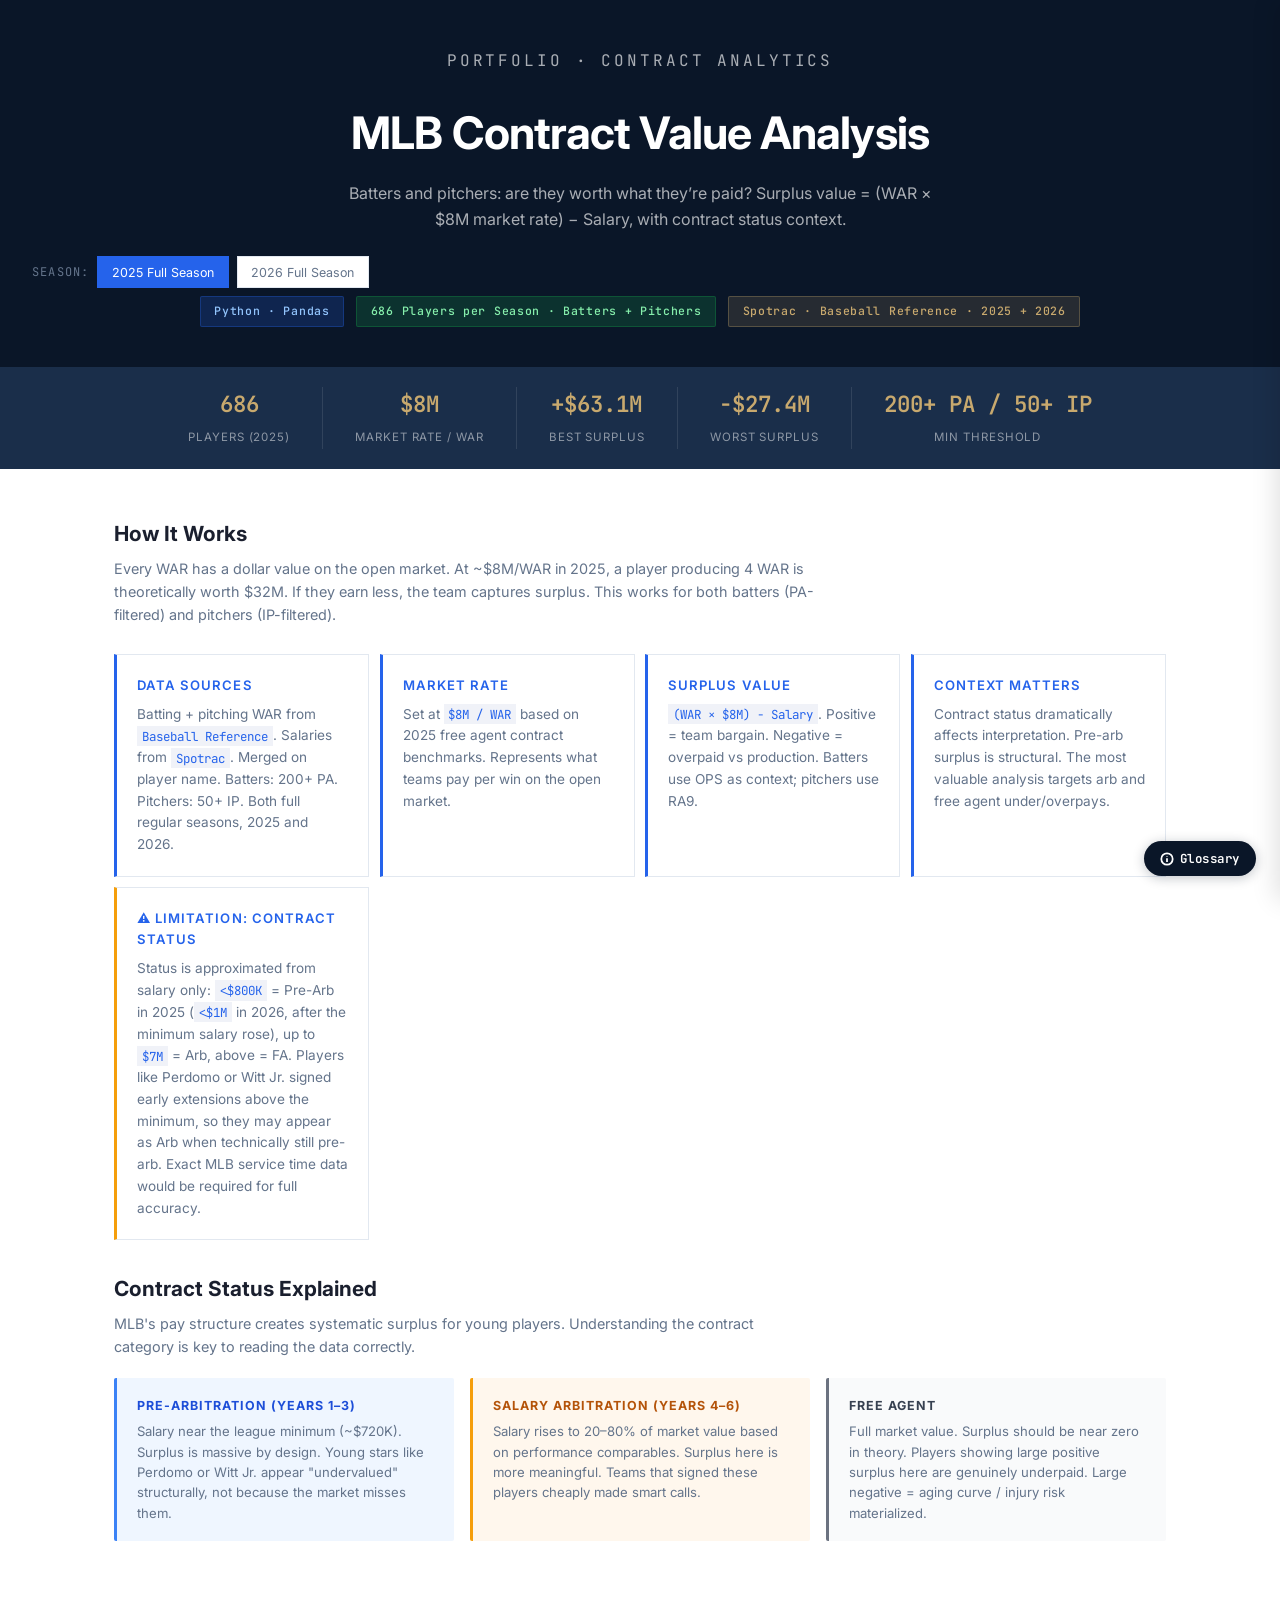
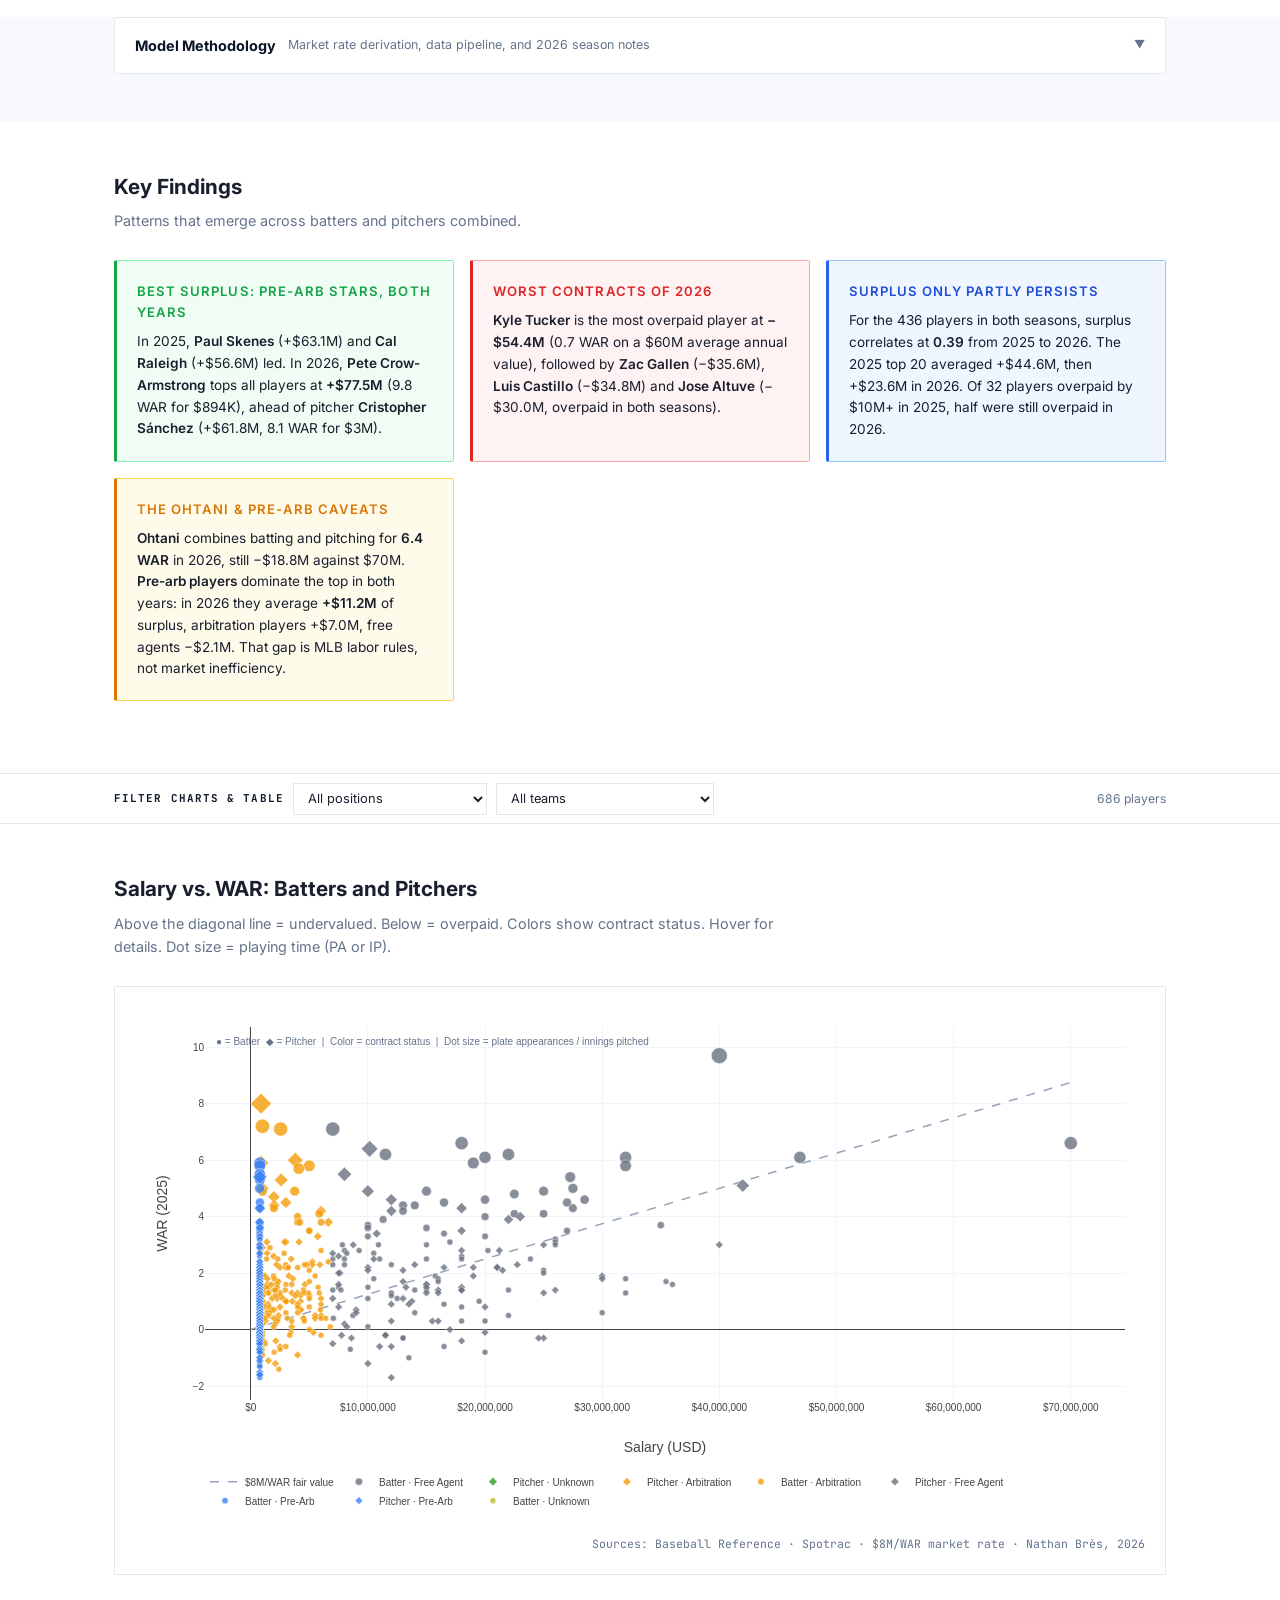
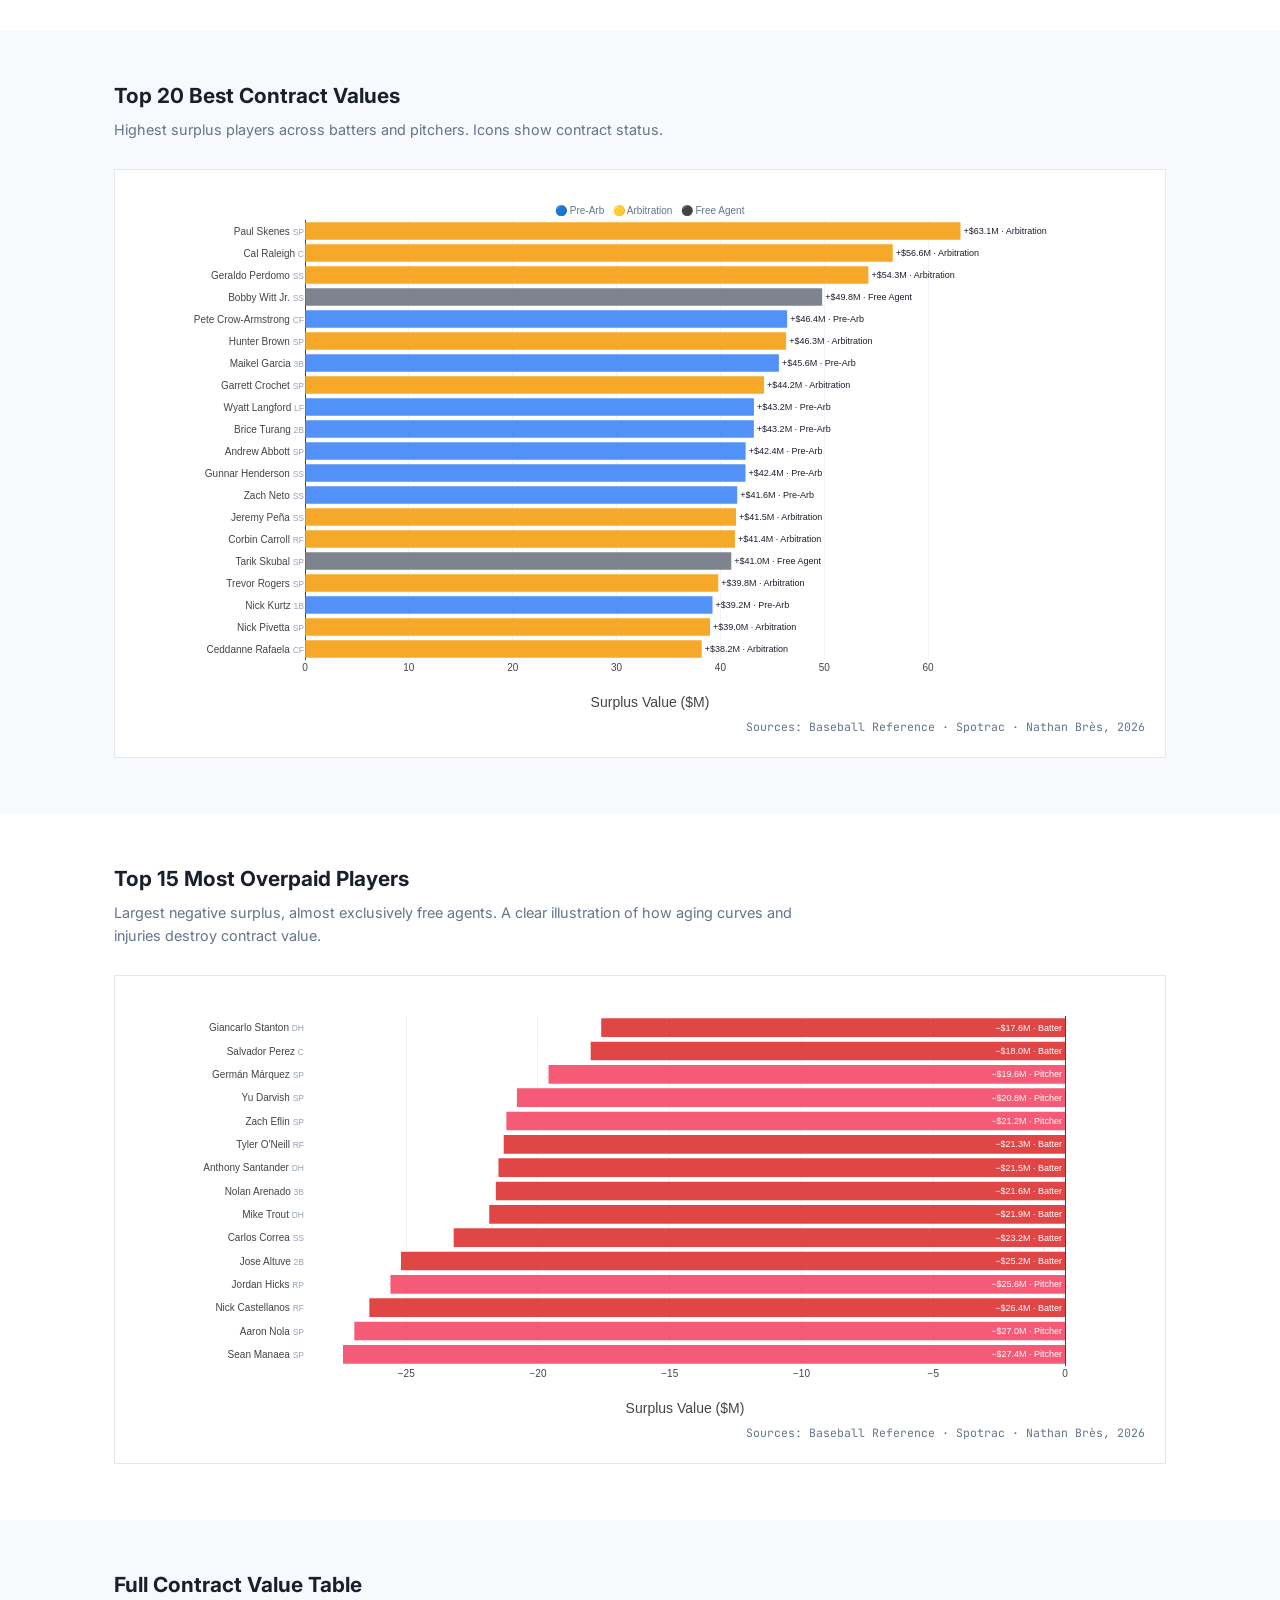
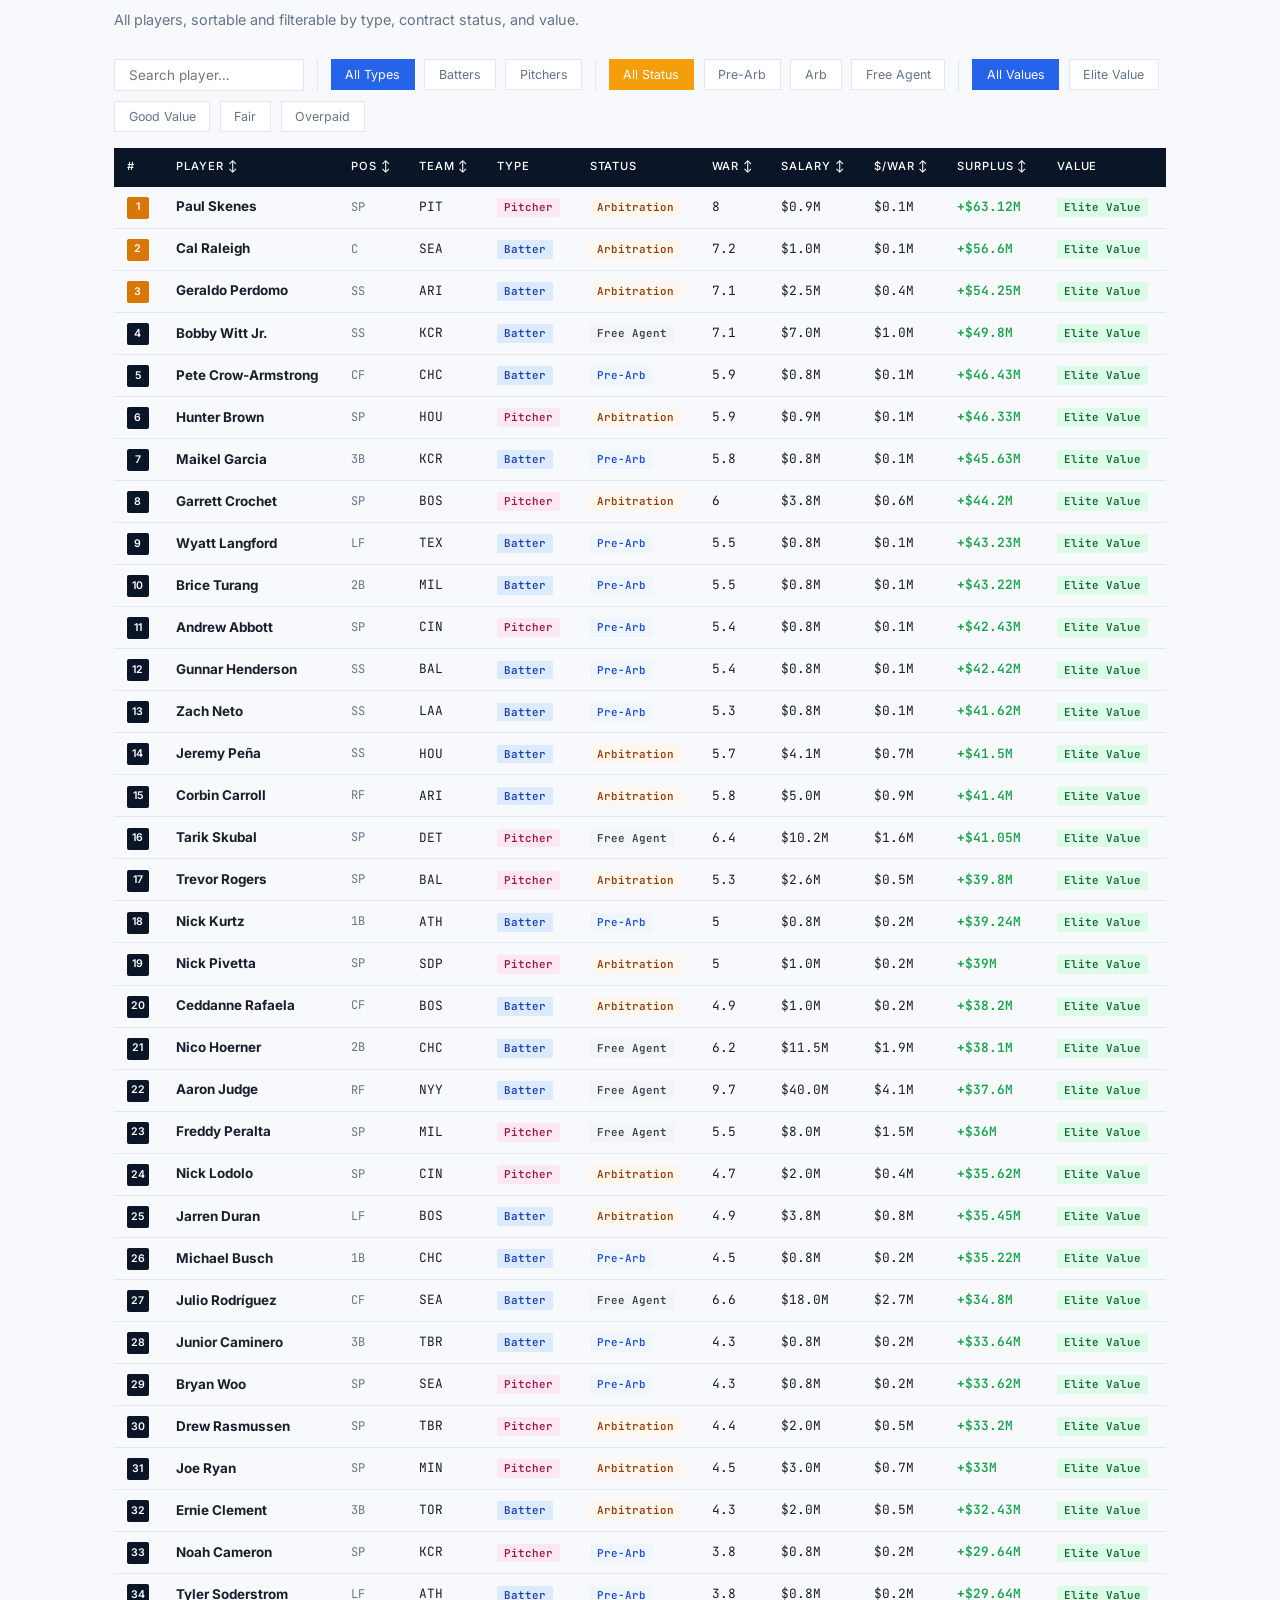
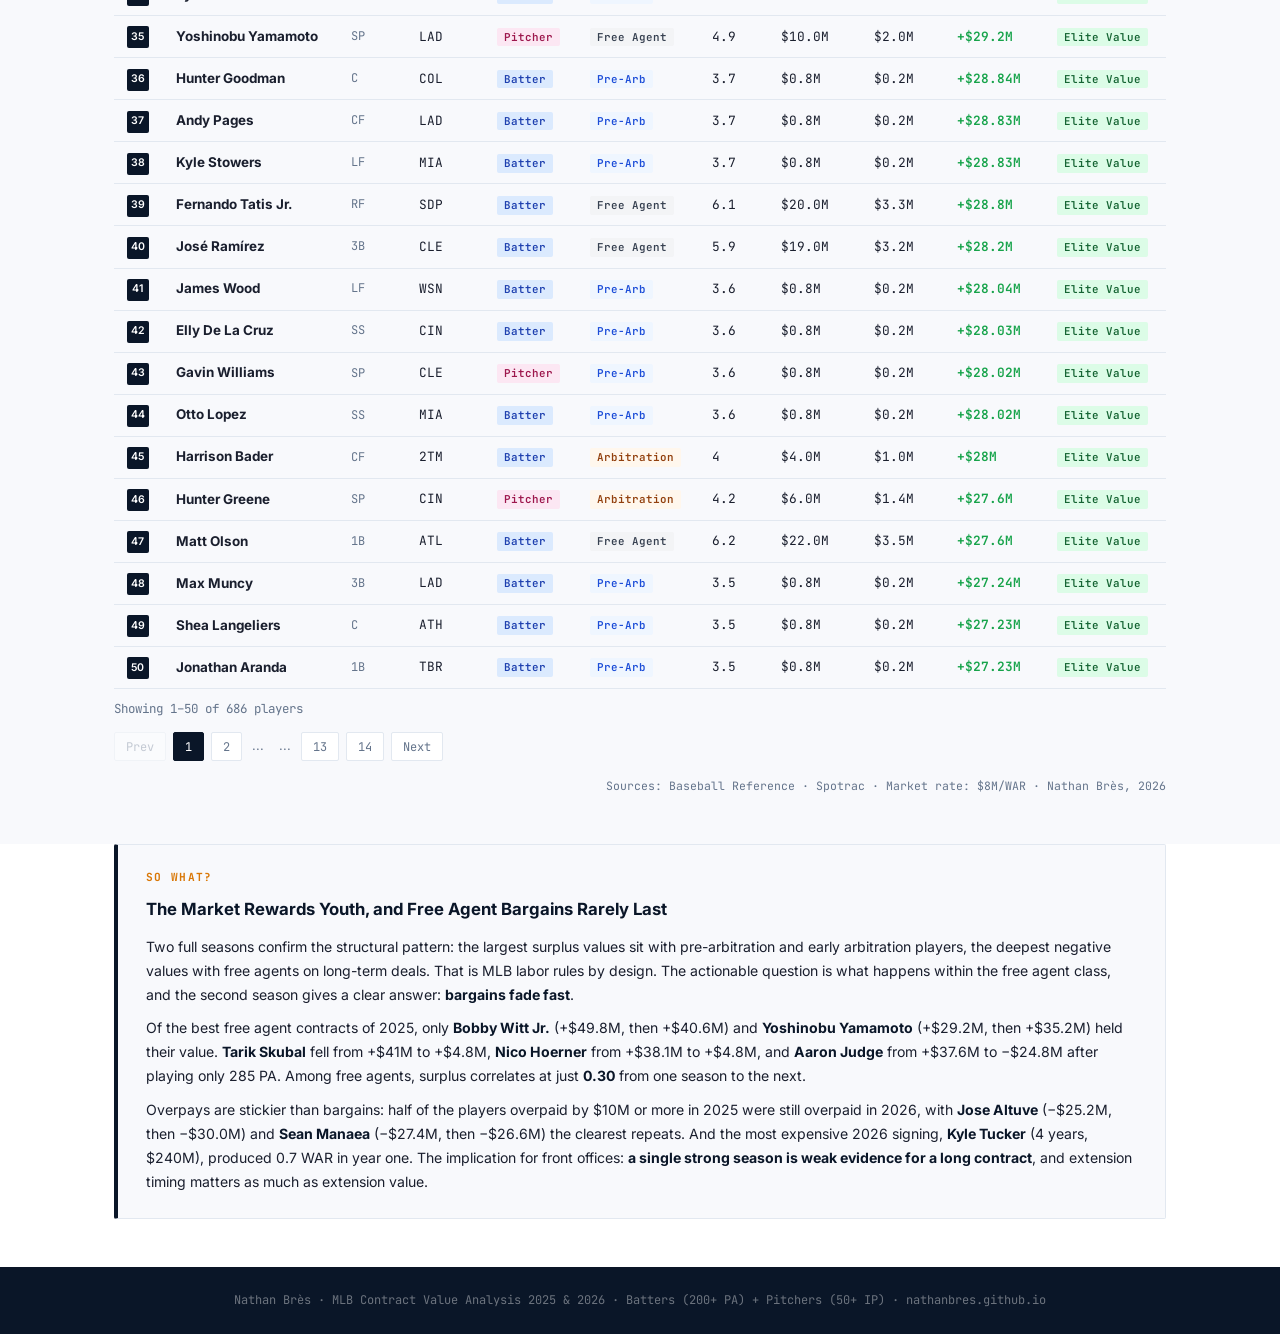
<file: contract-value.html>
<!DOCTYPE html>
<html lang="en">
<head>
  <meta charset="UTF-8"/>
  <meta name="viewport" content="width=device-width,initial-scale=1.0"/>
  <title>MLB Contract Value Analysis | Nathan Brès</title>
  <script src="https://cdn.plot.ly/plotly-2.27.0.min.js"></script>
  <script src="js/filters.js"></script>
  <link href="https://fonts.googleapis.com/css2?family=Inter:wght@300;400;500;600;700&family=JetBrains+Mono:wght@400;500&display=swap" rel="stylesheet"/>
  <style>
    td.pos{font-family:var(--mono);font-size:.75rem;color:var(--muted);white-space:nowrap}
    :root{--bg:#fff;--bg2:#f8f9fc;--bg3:#f0f2f8;--navy:#0A1628;--navy2:#1a2e4a;--text:#1a1f2e;--muted:#64748b;--border:#e2e8f0;--blue:#2563eb;--green:#16a34a;--red:#dc2626;--gold:#d97706;--font:'Inter',sans-serif;--mono:'JetBrains Mono',monospace}
    *{box-sizing:border-box;margin:0;padding:0}
    body{font-family:var(--font);background:var(--bg);color:var(--text);line-height:1.6}
    .page-header{background:var(--navy);color:#fff;padding:3rem 2rem 2.5rem;text-align:center}
    .eyebrow{font-family:var(--mono);font-size:.72rem;letter-spacing:.18em;text-transform:uppercase;color:#C8A96E;margin-bottom:.75rem}
    .page-header h1{font-size:clamp(1.8rem,4vw,2.8rem);font-weight:700;letter-spacing:-.02em;margin-bottom:.75rem}
    .page-header p{font-size:1rem;color:rgba(255,255,255,.65);max-width:620px;margin:0 auto 1.5rem}
    .badges{display:flex;gap:.75rem;justify-content:center;flex-wrap:wrap}
    .badge{font-family:var(--mono);font-size:.72rem;padding:.35rem .85rem;border-radius:2px;letter-spacing:.06em;font-weight:500}
    .badge-blue{background:rgba(37,99,235,.2);color:#93c5fd;border:1px solid rgba(37,99,235,.3)}
    .badge-green{background:rgba(22,163,74,.2);color:#86efac;border:1px solid rgba(22,163,74,.3)}
    .badge-gold{background:rgba(200,169,110,.15);color:#C8A96E;border:1px solid rgba(200,169,110,.3)}
    .stats-bar{background:var(--navy2);padding:1.25rem 2rem}
    .stats-inner{max-width:1100px;margin:0 auto;display:flex;gap:2rem;justify-content:center;flex-wrap:wrap}
    .stat-item{text-align:center}
    .stat-value{font-family:var(--mono);font-size:1.4rem;font-weight:600;color:#C8A96E;display:block}
    .stat-label{font-size:.72rem;color:rgba(255,255,255,.5);letter-spacing:.08em;text-transform:uppercase}
    .stat-div{width:1px;background:rgba(255,255,255,.1);align-self:stretch}
    .container{max-width:1100px;margin:0 auto;padding:0 1.5rem}
    .section{padding:3rem 1.5rem}
    .section:nth-child(even){background:var(--bg2)}
    .section-title{font-size:1.3rem;font-weight:700;margin-bottom:.4rem}
    .section-desc{font-size:.9rem;color:var(--muted);margin-bottom:1.75rem;max-width:700px}
    .method-grid{display:grid;grid-template-columns:repeat(auto-fit,minmax(210px,1fr));gap:1rem;margin-bottom:1.5rem}
    .method-card{background:var(--bg);border:1px solid var(--border);padding:1.25rem;border-left:3px solid var(--blue)}
    .method-card h4{font-size:.82rem;font-weight:600;color:var(--blue);text-transform:uppercase;letter-spacing:.08em;margin-bottom:.5rem}
    .method-card p{font-size:.85rem;color:var(--muted);line-height:1.6}
    .method-card code{font-family:var(--mono);font-size:.78rem;background:var(--bg3);padding:.1rem .3rem;color:var(--blue)}
    /* Contract status explainer */
    .status-grid{display:grid;grid-template-columns:repeat(auto-fit,minmax(200px,1fr));gap:1rem;margin-bottom:1.75rem}
    .status-card{padding:1.1rem 1.25rem;border-radius:2px;border-left:3px solid}
    .status-card.pre{background:#eff6ff;border-color:#3b82f6}
    .status-card.arb{background:#fff7ed;border-color:#f59e0b}
    .status-card.fa{background:#f9fafb;border-color:#6b7280}
    .status-card h4{font-size:.78rem;font-weight:700;text-transform:uppercase;letter-spacing:.08em;margin-bottom:.35rem}
    .status-card.pre h4{color:#1d4ed8}
    .status-card.arb h4{color:#b45309}
    .status-card.fa h4{color:#374151}
    .status-card p{font-size:.82rem;color:var(--muted);line-height:1.55}
    .key-findings{display:grid;grid-template-columns:repeat(auto-fit,minmax(280px,1fr));gap:1rem;margin-bottom:1.5rem}
    .finding-card{padding:1.25rem;border-radius:2px}
    .finding-card.green{background:#f0fdf4;border:1px solid #86efac;border-left:3px solid var(--green)}.finding-card.blue{background:#eff6ff;border:1px solid #93c5fd;border-left:3px solid #2563eb}.finding-card.blue h4{color:#1d4ed8}
    .finding-card.red{background:#fef2f2;border:1px solid #fca5a5;border-left:3px solid var(--red)}
    .finding-card.gold{background:#fffbeb;border:1px solid #fcd34d;border-left:3px solid var(--gold)}
    .finding-card h4{font-size:.82rem;font-weight:600;text-transform:uppercase;letter-spacing:.08em;margin-bottom:.5rem}
    .finding-card.green h4{color:var(--green)}.finding-card.red h4{color:var(--red)}.finding-card.gold h4{color:var(--gold)}
    .finding-card p{font-size:.85rem;color:var(--text);line-height:1.6}
    .finding-card strong{font-weight:600}
    .chart-box{background:var(--bg);border:1px solid var(--border);padding:1.25rem;margin-bottom:.5rem}
    .chart-source{font-size:.72rem;color:var(--muted);font-family:var(--mono);text-align:right;padding-top:.5rem}
    /* Filters row */
    .filter-row{display:flex;gap:.6rem;flex-wrap:wrap;margin-bottom:1rem;align-items:center}
    .search-input{padding:.45rem .9rem;border:1px solid var(--border);background:var(--bg);font-family:var(--font);font-size:.84rem;color:var(--text);outline:none;width:190px}
    .search-input:focus{border-color:var(--blue)}
    .filter-btn{padding:.45rem .85rem;border:1px solid var(--border);background:var(--bg);font-family:var(--font);font-size:.78rem;color:var(--muted);cursor:pointer;transition:all .15s;white-space:nowrap}
    .filter-btn.active,.filter-btn:hover{background:var(--blue);color:#fff;border-color:var(--blue)}
    .filter-btn.arb.active,.filter-btn.arb:hover{background:#f59e0b;border-color:#f59e0b}
    .filter-btn.fa.active,.filter-btn.fa:hover{background:#374151;border-color:#374151}
    .filter-sep{width:1px;background:var(--border);align-self:stretch;margin:0 .2rem}
    /* Table */
    .val-table{width:100%;border-collapse:collapse;font-size:.84rem}
    .val-table th{background:var(--navy);color:#fff;padding:.65rem .8rem;text-align:left;font-size:.7rem;letter-spacing:.08em;text-transform:uppercase;font-weight:500;white-space:nowrap;cursor:pointer;user-select:none}
    .val-table th:hover{background:var(--navy2)}
    .val-table td{padding:.55rem .8rem;border-bottom:1px solid var(--border)}
    .val-table tr:hover td{background:var(--bg2)}
    .tag{font-size:.68rem;font-weight:600;padding:.15rem .45rem;border-radius:2px;font-family:var(--mono);white-space:nowrap}
    .tag-elite{background:#dcfce7;color:#166534}
    .tag-good{background:#d1fae5;color:#065f46}
    .tag-fair{background:#f3f4f6;color:#374151}
    .tag-over{background:#fee2e2;color:#991b1b}
    .tag-unknown{background:#f1f5f9;color:#94a3b8}
    .tag-bat{background:#dbeafe;color:#1e40af}
    .tag-pit{background:#fce7f3;color:#9d174d}
    .tag-pre{background:#eff6ff;color:#1d4ed8}
    .tag-arb{background:#fff7ed;color:#92400e}
    .tag-fa{background:#f3f4f6;color:#374151}
    .mono{font-family:var(--mono);font-size:.8rem}
    .pos-val{color:var(--green);font-weight:600;font-family:var(--mono);font-size:.8rem}
    .neg-val{color:var(--red);font-weight:500;font-family:var(--mono);font-size:.8rem}
    .rank-badge{display:inline-flex;align-items:center;justify-content:center;width:22px;height:22px;background:var(--navy);color:#fff;font-size:.66rem;font-weight:600;border-radius:2px}
    .rank-badge.top3{background:#d97706}
    .page-footer{background:var(--navy);color:rgba(255,255,255,.4);text-align:center;padding:1.5rem;font-size:.75rem;font-family:var(--mono)}
    .pagination{display:flex;gap:.4rem;align-items:center;margin-top:.85rem;flex-wrap:wrap}
    .page-btn{padding:.35rem .7rem;border:1px solid var(--border);background:var(--bg);font-family:var(--mono);font-size:.75rem;color:var(--muted);cursor:pointer;border-radius:2px;transition:all .15s}
    .page-btn:hover,.page-btn.active{background:var(--navy);color:#fff;border-color:var(--navy)}
    .page-btn:disabled{opacity:.35;cursor:default}
    @media(max-width:640px){
      .stats-inner{gap:1rem}.stat-div{display:none}
      .val-table{font-size:.73rem}.val-table th,.val-table td{padding:.4rem .45rem}
      .val-table th:nth-child(6),.val-table td:nth-child(6),
      .val-table th:nth-child(7),.val-table td:nth-child(7),
      .val-table th:nth-child(9),.val-table td:nth-child(9){display:none}
    }
  .method-details{border:1px solid var(--border);border-radius:3px;background:var(--bg)}
    .method-summary{display:flex;align-items:center;gap:.75rem;padding:1rem 1.25rem;cursor:pointer;list-style:none;user-select:none}
    .method-summary::-webkit-details-marker{display:none}
    .method-summary:hover{background:var(--bg2)}
    .method-label{font-weight:700;font-size:.9rem;color:var(--navy)}
    .method-hint{font-size:.78rem;color:var(--muted);flex:1}
    .method-chevron{font-size:.7rem;color:var(--muted);transition:transform .2s}
    details[open] .method-chevron{transform:rotate(180deg)}
    .method-body{padding:1.25rem 1.25rem 1.5rem;border-top:1px solid var(--border)}
    .method-intro{font-size:.85rem;color:var(--text);line-height:1.6;margin-bottom:1.25rem}
    .method-h3{font-size:.8rem;font-weight:700;text-transform:uppercase;letter-spacing:.08em;color:var(--muted);margin:1.25rem 0 .6rem}
    .method-formula{background:var(--bg2);border:1px solid var(--border);border-radius:2px;padding:.9rem 1rem;margin-bottom:1rem}
    .method-formula code{font-family:var(--mono);font-size:.78rem;color:var(--navy);line-height:1.6}
    .method-grid{display:grid;grid-template-columns:repeat(auto-fill,minmax(240px,1fr));gap:.65rem;margin-bottom:1rem}
    .method-comp{background:var(--bg2);border:1px solid var(--border);border-radius:2px;padding:.8rem .9rem}
    .method-comp-header{display:flex;align-items:center;gap:.5rem;margin-bottom:.35rem}
    .method-weight{background:var(--navy);color:#fff;font-family:var(--mono);font-size:.7rem;font-weight:700;padding:.15rem .4rem;border-radius:2px}
    .method-comp-name{font-weight:700;font-size:.82rem;color:var(--navy)}
    .method-comp-desc{font-size:.78rem;color:var(--muted);line-height:1.5;margin:0}
    .method-example{background:var(--bg2);border:1px solid var(--border);border-radius:2px;overflow:hidden;margin-bottom:1rem}
    .method-ex-row{display:grid;grid-template-columns:140px 1fr 1fr;align-items:center;padding:.5rem .9rem;border-bottom:1px solid var(--border);font-size:.78rem}
    .method-ex-row:last-child{border-bottom:none}
    .method-ex-row.highlight{background:#f0fdf4}
    .method-ex-label{font-family:var(--mono);font-size:.72rem;color:var(--muted)}
    .method-ex-val{font-weight:700;color:var(--navy)}
    .method-ex-note{color:var(--muted);font-size:.72rem}
    .method-caveat{font-size:.75rem;color:var(--muted);line-height:1.55;font-style:italic;margin:0}
    @media(max-width:640px){.method-ex-row{grid-template-columns:120px 1fr}.method-ex-note{display:none}.method-grid{grid-template-columns:1fr}}
    
    .takeaway{background:var(--bg2);border:1px solid var(--border);border-left:4px solid var(--navy);border-radius:2px;padding:1.5rem 1.75rem;margin-top:0}
    .takeaway-label{font-family:var(--mono);font-size:.7rem;font-weight:700;text-transform:uppercase;letter-spacing:.12em;color:var(--gold);margin-bottom:.6rem}
    .takeaway-title{font-size:1.05rem;font-weight:700;color:var(--navy);margin-bottom:.75rem}
    .takeaway p{font-size:.88rem;color:var(--text);line-height:1.7;margin:0 0 .6rem}
    .takeaway p:last-child{margin:0}
    .takeaway strong{color:var(--navy)}
    </style>
</head>
<body>

<div class="page-header">
  <p class="eyebrow">Portfolio · Contract Analytics</p>
  <h1>MLB Contract Value Analysis</h1>
  <p>Batters and pitchers: are they worth what they’re paid? Surplus value = (WAR × $8M market rate) − Salary, with contract status context.</p>
  <div style="margin:1rem 0 .5rem;display:flex;align-items:center;gap:.5rem;flex-wrap:wrap">
    <span style="font-family:var(--mono);font-size:.75rem;color:var(--muted);text-transform:uppercase;letter-spacing:.1em">Season:</span>
    <button id="btn-2025" class="filter-btn active" onclick="switchYear(2025)">2025 Full Season</button>
    <button id="btn-2026" class="filter-btn" onclick="switchYear(2026)">2026 Full Season</button>
  </div>
  <p id="year-note-2026" style="display:none;font-size:.8rem;color:var(--muted);font-style:italic;margin:.25rem 0 .75rem">2026: full regular season WAR and Spotrac 2026 salaries. Pre-Arb is under $1M in 2026 (the league minimum rose to $780K). Kyle Tucker uses the $60M average annual value of his 4-year, $240M deal, since Spotrac lists only a $1M base salary.</p>
  <div class="badges">
    <span class="badge badge-blue">Python · Pandas</span>
    <span class="badge badge-green">686 Players per Season · Batters + Pitchers</span>
    <span class="badge badge-gold">Spotrac · Baseball Reference · 2025 + 2026</span>
  </div>
</div>

<div class="stats-bar">
  <div class="stats-inner">
    <div class="stat-item"><span class="stat-value" id="stat-total">686</span><span class="stat-label" id="stat-total-label">Players (2025)</span></div>
    <div class="stat-div"></div>
    <div class="stat-item"><span class="stat-value">$8M</span><span class="stat-label">Market Rate / WAR</span></div>
    <div class="stat-div"></div>
    <div class="stat-item"><span class="stat-value" id="stat-best">+$63.1M</span><span class="stat-label">Best Surplus</span></div>
    <div class="stat-div"></div>
    <div class="stat-item"><span class="stat-value" id="stat-worst">−$27.4M</span><span class="stat-label">Worst Surplus</span></div>
    <div class="stat-div"></div>
    <div class="stat-item"><span class="stat-value">200+ PA / 50+ IP</span><span class="stat-label">Min Threshold</span></div>
  </div>
</div>

<!-- Methodology -->
<div class="section">
  <div class="container">
    <h2 class="section-title">How It Works</h2>
    <p class="section-desc">Every WAR has a dollar value on the open market. At ~$8M/WAR in 2025, a player producing 4 WAR is theoretically worth $32M. If they earn less, the team captures surplus. This works for both batters (PA-filtered) and pitchers (IP-filtered).</p>
    <div class="method-grid">
      <div class="method-card">
        <h4>Data Sources</h4>
        <p>Batting + pitching WAR from <code>Baseball Reference</code>. Salaries from <code>Spotrac</code>. Merged on player name. Batters: 200+ PA. Pitchers: 50+ IP. Both full regular seasons, 2025 and 2026.</p>
      </div>
      <div class="method-card">
        <h4>Market Rate</h4>
        <p>Set at <code>$8M / WAR</code> based on 2025 free agent contract benchmarks. Represents what teams pay per win on the open market.</p>
      </div>
      <div class="method-card">
        <h4>Surplus Value</h4>
        <p><code>(WAR × $8M) − Salary</code>. Positive = team bargain. Negative = overpaid vs production. Batters use OPS as context; pitchers use RA9.</p>
      </div>
      <div class="method-card">
        <h4>Context Matters</h4>
        <p>Contract status dramatically affects interpretation. Pre-arb surplus is structural. The most valuable analysis targets arb and free agent under/overpays.</p>
      </div>
      <div class="method-card" style="border-left-color:#f59e0b">
        <h4>⚠ Limitation: Contract Status</h4>
        <p>Status is approximated from salary only: <code>&lt;$800K</code> = Pre-Arb in 2025 (<code>&lt;$1M</code> in 2026, after the minimum salary rose), up to <code>$7M</code> = Arb, above = FA. Players like Perdomo or Witt Jr. signed early extensions above the minimum, so they may appear as Arb when technically still pre-arb. Exact MLB service time data would be required for full accuracy.</p>
      </div>
    </div>

    <h2 class="section-title" style="margin-top:2rem">Contract Status Explained</h2>
    <p class="section-desc" style="margin-bottom:1.25rem">MLB's pay structure creates systematic surplus for young players. Understanding the contract category is key to reading the data correctly.</p>
    <div class="status-grid">
      <div class="status-card pre">
        <h4>Pre-Arbitration (Years 1–3)</h4>
        <p>Salary near the league minimum (~$720K). Surplus is massive by design. Young stars like Perdomo or Witt Jr. appear "undervalued" structurally, not because the market misses them.</p>
      </div>
      <div class="status-card arb">
        <h4>Salary Arbitration (Years 4–6)</h4>
        <p>Salary rises to 20–80% of market value based on performance comparables. Surplus here is more meaningful. Teams that signed these players cheaply made smart calls.</p>
      </div>
      <div class="status-card fa">
        <h4>Free Agent</h4>
        <p>Full market value. Surplus should be near zero in theory. Players showing large positive surplus here are genuinely underpaid. Large negative = aging curve / injury risk materialized.</p>
      </div>
    </div>
  </div>
</div>


<div class="section" style="padding-top:0">
  <div class="container">
    <details class="method-details">
      <summary class="method-summary">
        <span class="method-label">Model Methodology</span>
        <span class="method-hint">Market rate derivation, data pipeline, and 2026 season notes</span>
        <span class="method-chevron">&#9660;</span>
      </summary>
      <div class="method-body">
        <p class="method-intro">The surplus value framework converts WAR into dollars using an open-market rate, then compares that to actual salaries to identify mispriced contracts. Two full regular seasons are available, 2025 and 2026, switchable at the top of the page.</p>
        <h3 class="method-h3">The Surplus Value Formula</h3>
        <div class="method-formula"><code>Surplus Value ($M) = (WAR &times; $8M) &minus; Actual Salary</code></div>
        <p class="method-intro" style="margin-top:.75rem">Positive = underpaid relative to production. Negative = overpaid. The $8M/WAR rate is the estimated free-agent market price per win in 2025.</p>
        <h3 class="method-h3">Why $8M per WAR?</h3>
        <div class="method-grid">
          <div class="method-comp"><div class="method-comp-header"><span class="method-weight">$M</span><span class="method-comp-name">Free-agent benchmarks</span></div><p class="method-comp-desc">Analysis of 2023&ndash;2025 free-agent signings shows the market has paid approximately $7.5M&ndash;$9M per projected WAR. $8M is the midpoint estimate.</p></div>
          <div class="method-comp"><div class="method-comp-header"><span class="method-weight">!</span><span class="method-comp-name">FA rate only</span></div><p class="method-comp-desc">Pre-arb and arbitration players are structurally underpaid versus this rate. Their surplus reflects MLB labor rules (service time, pre-arbitration salary caps), not individual market mispricing.</p></div>
        </div>
        <h3 class="method-h3">Data Pipeline</h3>
        <div class="method-example">
          <div class="method-ex-row"><span class="method-ex-label">WAR (batters)</span><span class="method-ex-val">Baseball Reference</span><span class="method-ex-note">min 200 PA, both seasons</span></div>
          <div class="method-ex-row"><span class="method-ex-label">WAR (pitchers)</span><span class="method-ex-val">Baseball Reference</span><span class="method-ex-note">min 50 IP, both seasons</span></div>
          <div class="method-ex-row"><span class="method-ex-label">Salaries</span><span class="method-ex-val">Spotrac</span><span class="method-ex-note">scraped via HTML source, 1,269+ players</span></div>
          <div class="method-ex-row"><span class="method-ex-label">Deduplication</span><span class="method-ex-val">Highest WAR kept</span><span class="method-ex-note">for mid-season trades (2TM/3TM entries)</span></div>
          <div class="method-ex-row highlight"><span class="method-ex-label">Total dataset</span><span class="method-ex-val">686 players per season</span><span class="method-ex-note">batters + pitchers combined</span></div>
        </div>
        <h3 class="method-h3">2026 Season Notes</h3>
        <div class="method-grid">
          <div class="method-comp"><div class="method-comp-header"><span class="method-weight">$</span><span class="method-comp-name">Pre-Arb threshold</span></div><p class="method-comp-desc">The 2026 league minimum is about $780K, so many pre-arbitration players earn $780K to $900K. The Pre-Arb band is set under $1M for 2026 (under $800K for 2025).</p></div>
          <div class="method-comp"><div class="method-comp-header"><span class="method-weight">!</span><span class="method-comp-name">Signing bonuses and deferrals</span></div><p class="method-comp-desc">Spotrac's single-year salary can hide most of a contract. Kyle Tucker is listed at $1M for 2026 on a 4-year, $240M deal, so his $60M average annual value is used instead.</p></div>
          <div class="method-comp"><div class="method-comp-header"><span class="method-weight">2W</span><span class="method-comp-name">Shohei Ohtani</span></div><p class="method-comp-desc">In 2026 his batting and pitching WAR are combined into a single row (6.4 WAR), so his $70M salary is counted once against his full value.</p></div>
        </div>
        <p class="method-caveat">This model applies a single $8M/WAR rate uniformly across all positions. In practice, catchers, shortstops, and center fielders command positional premiums. The framework intentionally ignores positional context to keep surplus value calculations clean and comparable.</p>
      </div>
    </details>
  </div>
</div>


<!-- Key Findings -->
<div class="section">
  <div class="container">
    <h2 class="section-title">Key Findings</h2>
    <p class="section-desc">Patterns that emerge across batters and pitchers combined.</p>
    <div class="key-findings">
      <div class="finding-card green">
        <h4>Best Surplus: Pre-Arb Stars, Both Years</h4>
        <p>In 2025, <strong>Paul Skenes</strong> (+$63.1M) and <strong>Cal Raleigh</strong> (+$56.6M) led. In 2026, <strong>Pete Crow-Armstrong</strong> tops all players at <strong>+$77.5M</strong> (9.8 WAR for $894K), ahead of pitcher <strong>Cristopher S&aacute;nchez</strong> (+$61.8M, 8.1 WAR for $3M).</p>
      </div>
      <div class="finding-card red">
        <h4>Worst Contracts of 2026</h4>
        <p><strong>Kyle Tucker</strong> is the most overpaid player at <strong>&minus;$54.4M</strong> (0.7 WAR on a $60M average annual value), followed by <strong>Zac Gallen</strong> (&minus;$35.6M), <strong>Luis Castillo</strong> (&minus;$34.8M) and <strong>Jose Altuve</strong> (&minus;$30.0M, overpaid in both seasons).</p>
      </div>
      <div class="finding-card blue">
        <h4>Surplus Only Partly Persists</h4>
        <p>For the 436 players in both seasons, surplus correlates at <strong>0.39</strong> from 2025 to 2026. The 2025 top 20 averaged +$44.6M, then +$23.6M in 2026. Of 32 players overpaid by $10M+ in 2025, half were still overpaid in 2026.</p>
      </div>
      <div class="finding-card gold">
        <h4>The Ohtani &amp; Pre-Arb Caveats</h4>
        <p><strong>Ohtani</strong> combines batting and pitching for <strong>6.4 WAR</strong> in 2026, still &minus;$18.8M against $70M. <strong>Pre-arb players</strong> dominate the top in both years: in 2026 they average <strong>+$11.2M</strong> of surplus, arbitration players +$7.0M, free agents &minus;$2.1M. That gap is MLB labor rules, not market inefficiency.</p>
      </div>
    </div>
  </div>
</div>

<!-- Scatter -->
<div class="section">
  <div class="container">
    <h2 class="section-title">Salary vs. WAR: Batters and Pitchers</h2>
    <p class="section-desc">Above the diagonal line = undervalued. Below = overpaid. Colors show contract status. Hover for details. Dot size = playing time (PA or IP).</p>
    <div class="chart-box">
      <div id="chart-scatter" style="height:520px"></div>
      <div class="chart-source">Sources: Baseball Reference · Spotrac · $8M/WAR market rate · Nathan Brès, 2026</div>
    </div>
  </div>
</div>

<!-- Top 20 -->
<div class="section">
  <div class="container">
    <h2 class="section-title">Top 20 Best Contract Values</h2>
    <p class="section-desc">Highest surplus players across batters and pitchers. Icons show contract status.</p>
    <div class="chart-box">
      <div id="chart-top" style="height:520px"></div>
      <div class="chart-source">Sources: Baseball Reference · Spotrac · Nathan Brès, 2026</div>
    </div>
  </div>
</div>

<!-- Bottom 15 -->
<div class="section">
  <div class="container">
    <h2 class="section-title">Top 15 Most Overpaid Players</h2>
    <p class="section-desc">Largest negative surplus, almost exclusively free agents. A clear illustration of how aging curves and injuries destroy contract value.</p>
    <div class="chart-box">
      <div id="chart-bot" style="height:420px"></div>
      <div class="chart-source">Sources: Baseball Reference · Spotrac · Nathan Brès, 2026</div>
    </div>
  </div>
</div>

<!-- Full Table -->
<div class="section">
  <div class="container">
    <h2 class="section-title">Full Contract Value Table</h2>
    <p class="section-desc">All players, sortable and filterable by type, contract status, and value.</p>
    <div class="filter-row">
      <input class="search-input" id="searchInput" type="text" placeholder="Search player…"/>
      <div class="filter-sep"></div>
      <button class="filter-btn active" onclick="setFilter('type','all',this)">All Types</button>
      <button class="filter-btn" onclick="setFilter('type','Batter',this)">Batters</button>
      <button class="filter-btn" onclick="setFilter('type','Pitcher',this)">Pitchers</button>
      <div class="filter-sep"></div>
      <button class="filter-btn active arb" onclick="setFilter('status','all',this)">All Status</button>
      <button class="filter-btn arb" onclick="setFilter('status','Pre-Arb',this)">Pre-Arb</button>
      <button class="filter-btn arb" onclick="setFilter('status','Arbitration',this)">Arb</button>
      <button class="filter-btn fa" onclick="setFilter('status','Free Agent',this)">Free Agent</button>
      <div class="filter-sep"></div>
      <button class="filter-btn active" onclick="setFilter('value','all',this)">All Values</button>
      <button class="filter-btn" onclick="setFilter('value','Elite Value',this)" style="--hover:#15803d">Elite Value</button>
      <button class="filter-btn" onclick="setFilter('value','Good Value',this)" style="--hover:#16a34a">Good Value</button>
      <button class="filter-btn" onclick="setFilter('value','Fair',this)" style="--hover:#b45309">Fair</button>
      <button class="filter-btn" onclick="setFilter('value','Overpaid',this)" style="--hover:#dc2626">Overpaid</button>
    </div>
    <div style="overflow-x:auto">
      <table class="val-table">
        <thead>
          <tr>
            <th>#</th>
            <th onclick="sortTable('Player')">Player ↕</th>
            <th onclick="sortTable('Pos')">Pos ↕</th>
            <th onclick="sortTable('Team')">Team ↕</th>
            <th>Type</th>
            <th>Status</th>
            <th onclick="sortTable('WAR')">WAR ↕</th>
            <th onclick="sortTable('Salary_2025')">Salary ↕</th>
            <th onclick="sortTable('dollar_per_WAR_M')">$/WAR ↕</th>
            <th onclick="sortTable('Surplus_Value_M')">Surplus ↕</th>
            <th>Value</th>
          </tr>
        </thead>
        <tbody id="tableBody"></tbody>
      </table>
    </div>
    <p id="tableCount" style="font-size:.78rem;color:var(--muted);margin-top:.6rem;font-family:var(--mono)"></p>
    <div class="pagination" id="tablePagination"></div>
    <div class="chart-source" style="margin-top:.5rem">Sources: Baseball Reference · Spotrac · Market rate: $8M/WAR · Nathan Brès, 2026</div>
  </div>
</div>

<div class="section" style="padding-top:0">
  <div class="container">
    <div class="takeaway">
      <div class="takeaway-label">So What?</div>
      <div class="takeaway-title">The Market Rewards Youth, and Free Agent Bargains Rarely Last</div>
      <p>Two full seasons confirm the structural pattern: the largest surplus values sit with pre-arbitration and early arbitration players, the deepest negative values with free agents on long-term deals. That is MLB labor rules by design. The actionable question is what happens within the free agent class, and the second season gives a clear answer: <strong>bargains fade fast</strong>.</p>
      <p>Of the best free agent contracts of 2025, only <strong>Bobby Witt Jr.</strong> (+$49.8M, then +$40.6M) and <strong>Yoshinobu Yamamoto</strong> (+$29.2M, then +$35.2M) held their value. <strong>Tarik Skubal</strong> fell from +$41M to +$4.8M, <strong>Nico Hoerner</strong> from +$38.1M to +$4.8M, and <strong>Aaron Judge</strong> from +$37.6M to &minus;$24.8M after playing only 285 PA. Among free agents, surplus correlates at just <strong>0.30</strong> from one season to the next.</p>
      <p>Overpays are stickier than bargains: half of the players overpaid by $10M or more in 2025 were still overpaid in 2026, with <strong>Jose Altuve</strong> (&minus;$25.2M, then &minus;$30.0M) and <strong>Sean Manaea</strong> (&minus;$27.4M, then &minus;$26.6M) the clearest repeats. And the most expensive 2026 signing, <strong>Kyle Tucker</strong> (4 years, $240M), produced 0.7 WAR in year one. The implication for front offices: <strong>a single strong season is weak evidence for a long contract</strong>, and extension timing matters as much as extension value.</p>
    </div>
  </div>
</div>

<div class="page-footer">Nathan Brès · MLB Contract Value Analysis 2025 &amp; 2026 · Batters (200+ PA) + Pitchers (50+ IP) · nathanbres.github.io</div>

<script>
const DATA_2025 = [{"Player": "Aaron Judge", "Pos": "RF", "Team": "NYY", "Age": 33.0, "player_type": "Batter", "WAR": 9.7, "Salary_2025": 40000000.0, "Surplus_Value_M": 37.6, "contract_status": "Free Agent", "value_label": "Elite Value"}, {"Player": "Cristopher Sánchez", "Pos": "SP", "Team": "PHI", "Age": 28.0, "player_type": "Pitcher", "WAR": 8.1, "Salary_2025": null, "Surplus_Value_M": null, "contract_status": "Unknown", "value_label": "Unknown"}, {"Player": "Paul Skenes", "Pos": "SP", "Team": "PIT", "Age": 23.0, "player_type": "Pitcher", "WAR": 8.0, "Salary_2025": 875000.0, "Surplus_Value_M": 63.12, "contract_status": "Arbitration", "value_label": "Elite Value"}, {"Player": "Cal Raleigh", "Pos": "C", "Team": "SEA", "Age": 28.0, "player_type": "Batter", "WAR": 7.2, "Salary_2025": 1000000.0, "Surplus_Value_M": 56.6, "contract_status": "Arbitration", "value_label": "Elite Value"}, {"Player": "Geraldo Perdomo", "Pos": "SS", "Team": "ARI", "Age": 25.0, "player_type": "Batter", "WAR": 7.1, "Salary_2025": 2550000.0, "Surplus_Value_M": 54.25, "contract_status": "Arbitration", "value_label": "Elite Value"}, {"Player": "Bobby Witt Jr.", "Pos": "SS", "Team": "KCR", "Age": 25.0, "player_type": "Batter", "WAR": 7.1, "Salary_2025": 7000000.0, "Surplus_Value_M": 49.8, "contract_status": "Free Agent", "value_label": "Elite Value"}, {"Player": "Shohei Ohtani", "Pos": "DH/SP", "Team": "LAD", "Age": 30.0, "player_type": "Batter", "WAR": 6.6, "Salary_2025": 70000000.0, "Surplus_Value_M": -17.2, "contract_status": "Free Agent", "value_label": "Overpaid"}, {"Player": "Julio Rodríguez", "Pos": "CF", "Team": "SEA", "Age": 24.0, "player_type": "Batter", "WAR": 6.6, "Salary_2025": 18000000.0, "Surplus_Value_M": 34.8, "contract_status": "Free Agent", "value_label": "Elite Value"}, {"Player": "Tarik Skubal", "Pos": "SP", "Team": "DET", "Age": 28.0, "player_type": "Pitcher", "WAR": 6.4, "Salary_2025": 10150000.0, "Surplus_Value_M": 41.05, "contract_status": "Free Agent", "value_label": "Elite Value"}, {"Player": "Nico Hoerner", "Pos": "2B", "Team": "CHC", "Age": 28.0, "player_type": "Batter", "WAR": 6.2, "Salary_2025": 11500000.0, "Surplus_Value_M": 38.1, "contract_status": "Free Agent", "value_label": "Elite Value"}, {"Player": "Matt Olson", "Pos": "1B", "Team": "ATL", "Age": 31.0, "player_type": "Batter", "WAR": 6.2, "Salary_2025": 22000000.0, "Surplus_Value_M": 27.6, "contract_status": "Free Agent", "value_label": "Elite Value"}, {"Player": "Fernando Tatis Jr.", "Pos": "RF", "Team": "SDP", "Age": 26.0, "player_type": "Batter", "WAR": 6.1, "Salary_2025": 20000000.0, "Surplus_Value_M": 28.8, "contract_status": "Free Agent", "value_label": "Elite Value"}, {"Player": "Juan Soto", "Pos": "RF", "Team": "NYM", "Age": 26.0, "player_type": "Batter", "WAR": 6.1, "Salary_2025": 46875000.0, "Surplus_Value_M": 1.92, "contract_status": "Free Agent", "value_label": "Fair"}, {"Player": "Corey Seager", "Pos": "SS", "Team": "TEX", "Age": 31.0, "player_type": "Batter", "WAR": 6.1, "Salary_2025": 32000000.0, "Surplus_Value_M": 16.8, "contract_status": "Free Agent", "value_label": "Good Value"}, {"Player": "Garrett Crochet", "Pos": "SP", "Team": "BOS", "Age": 26.0, "player_type": "Pitcher", "WAR": 6.0, "Salary_2025": 3800000.0, "Surplus_Value_M": 44.2, "contract_status": "Arbitration", "value_label": "Elite Value"}, {"Player": "Hunter Brown", "Pos": "SP", "Team": "HOU", "Age": 26.0, "player_type": "Pitcher", "WAR": 5.9, "Salary_2025": 870000.0, "Surplus_Value_M": 46.33, "contract_status": "Arbitration", "value_label": "Elite Value"}, {"Player": "Pete Crow-Armstrong", "Pos": "CF", "Team": "CHC", "Age": 23.0, "player_type": "Batter", "WAR": 5.9, "Salary_2025": 771000.0, "Surplus_Value_M": 46.43, "contract_status": "Pre-Arb", "value_label": "Elite Value"}, {"Player": "José Ramírez", "Pos": "3B", "Team": "CLE", "Age": 32.0, "player_type": "Batter", "WAR": 5.9, "Salary_2025": 19000000.0, "Surplus_Value_M": 28.2, "contract_status": "Free Agent", "value_label": "Elite Value"}, {"Player": "Maikel Garcia", "Pos": "3B", "Team": "KCR", "Age": 25.0, "player_type": "Batter", "WAR": 5.8, "Salary_2025": 774750.0, "Surplus_Value_M": 45.63, "contract_status": "Pre-Arb", "value_label": "Elite Value"}, {"Player": "Corbin Carroll", "Pos": "RF", "Team": "ARI", "Age": 24.0, "player_type": "Batter", "WAR": 5.8, "Salary_2025": 5000000.0, "Surplus_Value_M": 41.4, "contract_status": "Arbitration", "value_label": "Elite Value"}, {"Player": "Francisco Lindor", "Pos": "SS", "Team": "NYM", "Age": 31.0, "player_type": "Batter", "WAR": 5.8, "Salary_2025": 32000000.0, "Surplus_Value_M": 14.4, "contract_status": "Free Agent", "value_label": "Good Value"}, {"Player": "Jeremy Peña", "Pos": "SS", "Team": "HOU", "Age": 27.0, "player_type": "Batter", "WAR": 5.7, "Salary_2025": 4100000.0, "Surplus_Value_M": 41.5, "contract_status": "Arbitration", "value_label": "Elite Value"}, {"Player": "Wyatt Langford", "Pos": "LF", "Team": "TEX", "Age": 23.0, "player_type": "Batter", "WAR": 5.5, "Salary_2025": 773500.0, "Surplus_Value_M": 43.23, "contract_status": "Pre-Arb", "value_label": "Elite Value"}, {"Player": "Freddy Peralta", "Pos": "SP", "Team": "MIL", "Age": 29.0, "player_type": "Pitcher", "WAR": 5.5, "Salary_2025": 8000000.0, "Surplus_Value_M": 36.0, "contract_status": "Free Agent", "value_label": "Elite Value"}, {"Player": "Brice Turang", "Pos": "2B", "Team": "MIL", "Age": 25.0, "player_type": "Batter", "WAR": 5.5, "Salary_2025": 777100.0, "Surplus_Value_M": 43.22, "contract_status": "Pre-Arb", "value_label": "Elite Value"}, {"Player": "Trea Turner", "Pos": "SS", "Team": "PHI", "Age": 32.0, "player_type": "Batter", "WAR": 5.4, "Salary_2025": 27272727.0, "Surplus_Value_M": 15.93, "contract_status": "Free Agent", "value_label": "Good Value"}, {"Player": "Andrew Abbott", "Pos": "SP", "Team": "CIN", "Age": 26.0, "player_type": "Pitcher", "WAR": 5.4, "Salary_2025": 770000.0, "Surplus_Value_M": 42.43, "contract_status": "Pre-Arb", "value_label": "Elite Value"}, {"Player": "Gunnar Henderson", "Pos": "SS", "Team": "BAL", "Age": 24.0, "player_type": "Batter", "WAR": 5.4, "Salary_2025": 782300.0, "Surplus_Value_M": 42.42, "contract_status": "Pre-Arb", "value_label": "Elite Value"}, {"Player": "Zach Neto", "Pos": "SS", "Team": "LAA", "Age": 24.0, "player_type": "Batter", "WAR": 5.3, "Salary_2025": 780000.0, "Surplus_Value_M": 41.62, "contract_status": "Pre-Arb", "value_label": "Elite Value"}, {"Player": "Trevor Rogers", "Pos": "SP", "Team": "BAL", "Age": 27.0, "player_type": "Pitcher", "WAR": 5.3, "Salary_2025": 2600000.0, "Surplus_Value_M": 39.8, "contract_status": "Arbitration", "value_label": "Elite Value"}, {"Player": "Zack Wheeler", "Pos": "SP", "Team": "PHI", "Age": 35.0, "player_type": "Pitcher", "WAR": 5.1, "Salary_2025": 42000000.0, "Surplus_Value_M": -1.2, "contract_status": "Free Agent", "value_label": "Fair"}, {"Player": "Nick Kurtz", "Pos": "1B", "Team": "ATH", "Age": 22.0, "player_type": "Batter", "WAR": 5.0, "Salary_2025": 760000.0, "Surplus_Value_M": 39.24, "contract_status": "Pre-Arb", "value_label": "Elite Value"}, {"Player": "Cody Bellinger", "Pos": "LF", "Team": "NYY", "Age": 29.0, "player_type": "Batter", "WAR": 5.0, "Salary_2025": 27500000.0, "Surplus_Value_M": 12.5, "contract_status": "Free Agent", "value_label": "Good Value"}, {"Player": "Nick Pivetta", "Pos": "SP", "Team": "SDP", "Age": 32.0, "player_type": "Pitcher", "WAR": 5.0, "Salary_2025": 1000000.0, "Surplus_Value_M": 39.0, "contract_status": "Arbitration", "value_label": "Elite Value"}, {"Player": "Byron Buxton", "Pos": "CF", "Team": "MIN", "Age": 31.0, "player_type": "Batter", "WAR": 4.9, "Salary_2025": 15000000.0, "Surplus_Value_M": 24.2, "contract_status": "Free Agent", "value_label": "Elite Value"}, {"Player": "Yoshinobu Yamamoto", "Pos": "SP", "Team": "LAD", "Age": 26.0, "player_type": "Pitcher", "WAR": 4.9, "Salary_2025": 10000000.0, "Surplus_Value_M": 29.2, "contract_status": "Free Agent", "value_label": "Elite Value"}, {"Player": "Jarren Duran", "Pos": "LF", "Team": "BOS", "Age": 28.0, "player_type": "Batter", "WAR": 4.9, "Salary_2025": 3750000.0, "Surplus_Value_M": 35.45, "contract_status": "Arbitration", "value_label": "Elite Value"}, {"Player": "Ceddanne Rafaela", "Pos": "CF", "Team": "BOS", "Age": 24.0, "player_type": "Batter", "WAR": 4.9, "Salary_2025": 1000000.0, "Surplus_Value_M": 38.2, "contract_status": "Arbitration", "value_label": "Elite Value"}, {"Player": "Mookie Betts", "Pos": "SS", "Team": "LAD", "Age": 32.0, "player_type": "Batter", "WAR": 4.9, "Salary_2025": 25000000.0, "Surplus_Value_M": 14.2, "contract_status": "Free Agent", "value_label": "Good Value"}, {"Player": "George Springer", "Pos": "DH", "Team": "TOR", "Age": 35.0, "player_type": "Batter", "WAR": 4.8, "Salary_2025": 22500000.0, "Surplus_Value_M": 15.9, "contract_status": "Free Agent", "value_label": "Good Value"}, {"Player": "Ranger Suárez", "Pos": "SP", "Team": "PHI", "Age": 29.0, "player_type": "Pitcher", "WAR": 4.8, "Salary_2025": null, "Surplus_Value_M": null, "contract_status": "Unknown", "value_label": "Unknown"}, {"Player": "Nick Lodolo", "Pos": "SP", "Team": "CIN", "Age": 27.0, "player_type": "Pitcher", "WAR": 4.7, "Salary_2025": 1975000.0, "Surplus_Value_M": 35.62, "contract_status": "Arbitration", "value_label": "Elite Value"}, {"Player": "Carlos Rodón", "Pos": "SP", "Team": "NYY", "Age": 32.0, "player_type": "Pitcher", "WAR": 4.7, "Salary_2025": null, "Surplus_Value_M": null, "contract_status": "Unknown", "value_label": "Unknown"}, {"Player": "Kyle Schwarber", "Pos": "DH", "Team": "PHI", "Age": 32.0, "player_type": "Batter", "WAR": 4.6, "Salary_2025": 20000000.0, "Surplus_Value_M": 16.8, "contract_status": "Free Agent", "value_label": "Good Value"}, {"Player": "Vladimir Guerrero Jr.", "Pos": "1B", "Team": "TOR", "Age": 26.0, "player_type": "Batter", "WAR": 4.6, "Salary_2025": 28500000.0, "Surplus_Value_M": 8.3, "contract_status": "Free Agent", "value_label": "Good Value"}, {"Player": "Max Fried", "Pos": "SP", "Team": "NYY", "Age": 31.0, "player_type": "Pitcher", "WAR": 4.6, "Salary_2025": 12000000.0, "Surplus_Value_M": 24.8, "contract_status": "Free Agent", "value_label": "Elite Value"}, {"Player": "Michael Busch", "Pos": "1B", "Team": "CHC", "Age": 27.0, "player_type": "Batter", "WAR": 4.5, "Salary_2025": 780500.0, "Surplus_Value_M": 35.22, "contract_status": "Pre-Arb", "value_label": "Elite Value"}, {"Player": "Kyle Tucker", "Pos": "RF", "Team": "CHC", "Age": 28.0, "player_type": "Batter", "WAR": 4.5, "Salary_2025": 16500000.0, "Surplus_Value_M": 19.5, "contract_status": "Free Agent", "value_label": "Good Value"}, {"Player": "Joe Ryan", "Pos": "SP", "Team": "MIN", "Age": 29.0, "player_type": "Pitcher", "WAR": 4.5, "Salary_2025": 3000000.0, "Surplus_Value_M": 33.0, "contract_status": "Arbitration", "value_label": "Elite Value"}, {"Player": "Dansby Swanson", "Pos": "SS", "Team": "CHC", "Age": 31.0, "player_type": "Batter", "WAR": 4.5, "Salary_2025": 27000000.0, "Surplus_Value_M": 9.0, "contract_status": "Free Agent", "value_label": "Good Value"}, {"Player": "Ketel Marte", "Pos": "2B", "Team": "ARI", "Age": 31.0, "player_type": "Batter", "WAR": 4.4, "Salary_2025": 14000000.0, "Surplus_Value_M": 21.2, "contract_status": "Free Agent", "value_label": "Elite Value"}, {"Player": "Drew Rasmussen", "Pos": "SP", "Team": "TBR", "Age": 29.0, "player_type": "Pitcher", "WAR": 4.4, "Salary_2025": 2000000.0, "Surplus_Value_M": 33.2, "contract_status": "Arbitration", "value_label": "Elite Value"}, {"Player": "Will Smith", "Pos": "C", "Team": "LAD", "Age": 30.0, "player_type": "Batter", "WAR": 4.4, "Salary_2025": 13000000.0, "Surplus_Value_M": 22.2, "contract_status": "Free Agent", "value_label": "Elite Value"}, {"Player": "Junior Caminero", "Pos": "3B", "Team": "TBR", "Age": 21.0, "player_type": "Batter", "WAR": 4.3, "Salary_2025": 764100.0, "Surplus_Value_M": 33.64, "contract_status": "Pre-Arb", "value_label": "Elite Value"}, {"Player": "Bryan Woo", "Pos": "SP", "Team": "SEA", "Age": 25.0, "player_type": "Pitcher", "WAR": 4.3, "Salary_2025": 783300.0, "Surplus_Value_M": 33.62, "contract_status": "Pre-Arb", "value_label": "Elite Value"}, {"Player": "Nathan Eovaldi", "Pos": "SP", "Team": "TEX", "Age": 35.0, "player_type": "Pitcher", "WAR": 4.3, "Salary_2025": 18000000.0, "Surplus_Value_M": 16.4, "contract_status": "Free Agent", "value_label": "Good Value"}, {"Player": "Rafael Devers", "Pos": "DH", "Team": "2TM", "Age": 28.0, "player_type": "Batter", "WAR": 4.3, "Salary_2025": 27500000.0, "Surplus_Value_M": 6.9, "contract_status": "Free Agent", "value_label": "Good Value"}, {"Player": "Ernie Clement", "Pos": "3B", "Team": "TOR", "Age": 29.0, "player_type": "Batter", "WAR": 4.3, "Salary_2025": 1970000.0, "Surplus_Value_M": 32.43, "contract_status": "Arbitration", "value_label": "Elite Value"}, {"Player": "Manny Machado", "Pos": "3B", "Team": "SDP", "Age": 32.0, "player_type": "Batter", "WAR": 4.2, "Salary_2025": 13000000.0, "Surplus_Value_M": 20.6, "contract_status": "Free Agent", "value_label": "Elite Value"}, {"Player": "Logan Webb", "Pos": "SP", "Team": "SFG", "Age": 28.0, "player_type": "Pitcher", "WAR": 4.2, "Salary_2025": 12000000.0, "Surplus_Value_M": 21.6, "contract_status": "Free Agent", "value_label": "Elite Value"}, {"Player": "Hunter Greene", "Pos": "SP", "Team": "CIN", "Age": 25.0, "player_type": "Pitcher", "WAR": 4.2, "Salary_2025": 6000000.0, "Surplus_Value_M": 27.6, "contract_status": "Arbitration", "value_label": "Elite Value"}, {"Player": "Matt Chapman", "Pos": "3B", "Team": "SFG", "Age": 32.0, "player_type": "Batter", "WAR": 4.1, "Salary_2025": 25000000.0, "Surplus_Value_M": 7.8, "contract_status": "Free Agent", "value_label": "Good Value"}, {"Player": "Jazz Chisholm Jr.", "Pos": "2B", "Team": "NYY", "Age": 27.0, "player_type": "Batter", "WAR": 4.1, "Salary_2025": 5850000.0, "Surplus_Value_M": 26.95, "contract_status": "Arbitration", "value_label": "Elite Value"}, {"Player": "Trevor Story", "Pos": "SS", "Team": "BOS", "Age": 32.0, "player_type": "Batter", "WAR": 4.1, "Salary_2025": 22500000.0, "Surplus_Value_M": 10.3, "contract_status": "Free Agent", "value_label": "Good Value"}, {"Player": "Kevin Gausman", "Pos": "SP", "Team": "TOR", "Age": 34.0, "player_type": "Pitcher", "WAR": 4.0, "Salary_2025": 23000000.0, "Surplus_Value_M": 9.0, "contract_status": "Free Agent", "value_label": "Good Value"}, {"Player": "Harrison Bader", "Pos": "CF", "Team": "2TM", "Age": 31.0, "player_type": "Batter", "WAR": 4.0, "Salary_2025": 4000000.0, "Surplus_Value_M": 28.0, "contract_status": "Arbitration", "value_label": "Elite Value"}, {"Player": "Ian Happ", "Pos": "LF", "Team": "CHC", "Age": 30.0, "player_type": "Batter", "WAR": 4.0, "Salary_2025": 20000000.0, "Surplus_Value_M": 12.0, "contract_status": "Free Agent", "value_label": "Good Value"}, {"Player": "Chris Sale", "Pos": "SP", "Team": "ATL", "Age": 36.0, "player_type": "Pitcher", "WAR": 3.9, "Salary_2025": 22000000.0, "Surplus_Value_M": 9.2, "contract_status": "Free Agent", "value_label": "Good Value"}, {"Player": "Randy Arozarena", "Pos": "LF", "Team": "SEA", "Age": 30.0, "player_type": "Batter", "WAR": 3.9, "Salary_2025": 11300000.0, "Surplus_Value_M": 19.9, "contract_status": "Free Agent", "value_label": "Good Value"}, {"Player": "Ramón Laureano", "Pos": "LF", "Team": "2TM", "Age": 30.0, "player_type": "Batter", "WAR": 3.8, "Salary_2025": 4000000.0, "Surplus_Value_M": 26.4, "contract_status": "Arbitration", "value_label": "Elite Value"}, {"Player": "Tyler Soderstrom", "Pos": "LF", "Team": "ATH", "Age": 23.0, "player_type": "Batter", "WAR": 3.8, "Salary_2025": 765000.0, "Surplus_Value_M": 29.64, "contract_status": "Pre-Arb", "value_label": "Elite Value"}, {"Player": "Jesús Luzardo", "Pos": "SP", "Team": "PHI", "Age": 27.0, "player_type": "Pitcher", "WAR": 3.8, "Salary_2025": 6625000.0, "Surplus_Value_M": 23.78, "contract_status": "Arbitration", "value_label": "Elite Value"}, {"Player": "Noah Cameron", "Pos": "SP", "Team": "KCR", "Age": 25.0, "player_type": "Pitcher", "WAR": 3.8, "Salary_2025": 760000.0, "Surplus_Value_M": 29.64, "contract_status": "Pre-Arb", "value_label": "Elite Value"}, {"Player": "Steven Kwan", "Pos": "LF", "Team": "CLE", "Age": 27.0, "player_type": "Batter", "WAR": 3.8, "Salary_2025": 4175000.0, "Surplus_Value_M": 26.22, "contract_status": "Arbitration", "value_label": "Elite Value"}, {"Player": "William Contreras", "Pos": "C", "Team": "MIL", "Age": 27.0, "player_type": "Batter", "WAR": 3.8, "Salary_2025": 6000000.0, "Surplus_Value_M": 24.4, "contract_status": "Arbitration", "value_label": "Elite Value"}, {"Player": "Kyle Stowers", "Pos": "LF", "Team": "MIA", "Age": 27.0, "player_type": "Batter", "WAR": 3.7, "Salary_2025": 768200.0, "Surplus_Value_M": 28.83, "contract_status": "Pre-Arb", "value_label": "Elite Value"}, {"Player": "Hunter Goodman", "Pos": "C", "Team": "COL", "Age": 25.0, "player_type": "Batter", "WAR": 3.7, "Salary_2025": 765000.0, "Surplus_Value_M": 28.84, "contract_status": "Pre-Arb", "value_label": "Elite Value"}, {"Player": "Andy Pages", "Pos": "CF", "Team": "LAD", "Age": 24.0, "player_type": "Batter", "WAR": 3.7, "Salary_2025": 770000.0, "Surplus_Value_M": 28.83, "contract_status": "Pre-Arb", "value_label": "Elite Value"}, {"Player": "Willy Adames", "Pos": "SS", "Team": "SFG", "Age": 29.0, "player_type": "Batter", "WAR": 3.7, "Salary_2025": 10000000.0, "Surplus_Value_M": 19.6, "contract_status": "Free Agent", "value_label": "Good Value"}, {"Player": "Alex Bregman", "Pos": "3B", "Team": "BOS", "Age": 31.0, "player_type": "Batter", "WAR": 3.7, "Salary_2025": 35000000.0, "Surplus_Value_M": -5.4, "contract_status": "Free Agent", "value_label": "Overpaid"}, {"Player": "Eugenio Suárez", "Pos": "3B", "Team": "2TM", "Age": 33.0, "player_type": "Batter", "WAR": 3.6, "Salary_2025": 15000000.0, "Surplus_Value_M": 13.8, "contract_status": "Free Agent", "value_label": "Good Value"}, {"Player": "Otto Lopez", "Pos": "SS", "Team": "MIA", "Age": 26.0, "player_type": "Batter", "WAR": 3.6, "Salary_2025": 778500.0, "Surplus_Value_M": 28.02, "contract_status": "Pre-Arb", "value_label": "Elite Value"}, {"Player": "J.P. Crawford", "Pos": "SS", "Team": "SEA", "Age": 30.0, "player_type": "Batter", "WAR": 3.6, "Salary_2025": 10000000.0, "Surplus_Value_M": 18.8, "contract_status": "Free Agent", "value_label": "Good Value"}, {"Player": "Gavin Williams", "Pos": "SP", "Team": "CLE", "Age": 25.0, "player_type": "Pitcher", "WAR": 3.6, "Salary_2025": 780300.0, "Surplus_Value_M": 28.02, "contract_status": "Pre-Arb", "value_label": "Elite Value"}, {"Player": "Elly De La Cruz", "Pos": "SS", "Team": "CIN", "Age": 23.0, "player_type": "Batter", "WAR": 3.6, "Salary_2025": 770000.0, "Surplus_Value_M": 28.03, "contract_status": "Pre-Arb", "value_label": "Elite Value"}, {"Player": "James Wood", "Pos": "LF", "Team": "WSN", "Age": 22.0, "player_type": "Batter", "WAR": 3.6, "Salary_2025": 764600.0, "Surplus_Value_M": 28.04, "contract_status": "Pre-Arb", "value_label": "Elite Value"}, {"Player": "Jonathan Aranda", "Pos": "1B", "Team": "TBR", "Age": 27.0, "player_type": "Batter", "WAR": 3.5, "Salary_2025": 766500.0, "Surplus_Value_M": 27.23, "contract_status": "Pre-Arb", "value_label": "Elite Value"}, {"Player": "Carson Kelly", "Pos": "C", "Team": "CHC", "Age": 30.0, "player_type": "Batter", "WAR": 3.5, "Salary_2025": 5000000.0, "Surplus_Value_M": 23.0, "contract_status": "Arbitration", "value_label": "Elite Value"}, {"Player": "Framber Valdez", "Pos": "SP", "Team": "HOU", "Age": 31.0, "player_type": "Pitcher", "WAR": 3.5, "Salary_2025": 18000000.0, "Surplus_Value_M": 10.0, "contract_status": "Free Agent", "value_label": "Good Value"}, {"Player": "Shea Langeliers", "Pos": "C", "Team": "ATH", "Age": 27.0, "player_type": "Batter", "WAR": 3.5, "Salary_2025": 770000.0, "Surplus_Value_M": 27.23, "contract_status": "Pre-Arb", "value_label": "Elite Value"}, {"Player": "Max Muncy", "Pos": "3B", "Team": "LAD", "Age": 34.0, "player_type": "Batter", "WAR": 3.5, "Salary_2025": 760000.0, "Surplus_Value_M": 27.24, "contract_status": "Pre-Arb", "value_label": "Elite Value"}, {"Player": "Freddie Freeman", "Pos": "1B", "Team": "LAD", "Age": 35.0, "player_type": "Batter", "WAR": 3.5, "Salary_2025": 27000000.0, "Surplus_Value_M": 1.0, "contract_status": "Free Agent", "value_label": "Fair"}, {"Player": "Trent Grisham", "Pos": "CF", "Team": "NYY", "Age": 28.0, "player_type": "Batter", "WAR": 3.5, "Salary_2025": 5000000.0, "Surplus_Value_M": 23.0, "contract_status": "Arbitration", "value_label": "Elite Value"}, {"Player": "Wilyer Abreu", "Pos": "RF", "Team": "BOS", "Age": 26.0, "player_type": "Batter", "WAR": 3.4, "Salary_2025": 780000.0, "Surplus_Value_M": 26.42, "contract_status": "Pre-Arb", "value_label": "Elite Value"}, {"Player": "Aroldis Chapman", "Pos": "RP", "Team": "BOS", "Age": 37.0, "player_type": "Pitcher", "WAR": 3.4, "Salary_2025": 10750000.0, "Surplus_Value_M": 16.45, "contract_status": "Free Agent", "value_label": "Good Value"}, {"Player": "Drake Baldwin", "Pos": "C", "Team": "ATL", "Age": 24.0, "player_type": "Batter", "WAR": 3.4, "Salary_2025": 760000.0, "Surplus_Value_M": 26.44, "contract_status": "Pre-Arb", "value_label": "Elite Value"}, {"Player": "Bo Bichette", "Pos": "SS", "Team": "TOR", "Age": 27.0, "player_type": "Batter", "WAR": 3.4, "Salary_2025": 16500000.0, "Surplus_Value_M": 10.7, "contract_status": "Free Agent", "value_label": "Good Value"}, {"Player": "Zack Littell", "Pos": "SP", "Team": "2TM", "Age": 29.0, "player_type": "Pitcher", "WAR": 3.3, "Salary_2025": 5720000.0, "Surplus_Value_M": 20.68, "contract_status": "Arbitration", "value_label": "Elite Value"}, {"Player": "Roman Anthony", "Pos": "RF", "Team": "BOS", "Age": 21.0, "player_type": "Batter", "WAR": 3.3, "Salary_2025": 760000.0, "Surplus_Value_M": 25.64, "contract_status": "Pre-Arb", "value_label": "Elite Value"}, {"Player": "Colson Montgomery", "Pos": "SS", "Team": "CHW", "Age": 23.0, "player_type": "Batter", "WAR": 3.3, "Salary_2025": 760000.0, "Surplus_Value_M": 25.64, "contract_status": "Pre-Arb", "value_label": "Elite Value"}, {"Player": "Ryne Nelson", "Pos": "SP", "Team": "ARI", "Age": 27.0, "player_type": "Pitcher", "WAR": 3.3, "Salary_2025": 825000.0, "Surplus_Value_M": 25.58, "contract_status": "Arbitration", "value_label": "Elite Value"}, {"Player": "CJ Abrams", "Pos": "SS", "Team": "WSN", "Age": 24.0, "player_type": "Batter", "WAR": 3.3, "Salary_2025": 780600.0, "Surplus_Value_M": 25.62, "contract_status": "Pre-Arb", "value_label": "Elite Value"}, {"Player": "Xavier Edwards", "Pos": "2B", "Team": "MIA", "Age": 25.0, "player_type": "Batter", "WAR": 3.3, "Salary_2025": 772000.0, "Surplus_Value_M": 25.63, "contract_status": "Pre-Arb", "value_label": "Elite Value"}, {"Player": "Yandy Díaz", "Pos": "DH", "Team": "TBR", "Age": 33.0, "player_type": "Batter", "WAR": 3.3, "Salary_2025": 10000000.0, "Surplus_Value_M": 16.4, "contract_status": "Free Agent", "value_label": "Good Value"}, {"Player": "Pete Alonso", "Pos": "1B", "Team": "NYM", "Age": 30.0, "player_type": "Batter", "WAR": 3.3, "Salary_2025": 20000000.0, "Surplus_Value_M": 6.4, "contract_status": "Free Agent", "value_label": "Good Value"}, {"Player": "Dillon Dingler", "Pos": "C", "Team": "DET", "Age": 26.0, "player_type": "Batter", "WAR": 3.2, "Salary_2025": 762600.0, "Surplus_Value_M": 24.84, "contract_status": "Pre-Arb", "value_label": "Elite Value"}, {"Player": "Marcus Semien", "Pos": "2B", "Team": "TEX", "Age": 34.0, "player_type": "Batter", "WAR": 3.2, "Salary_2025": 26000000.0, "Surplus_Value_M": -0.4, "contract_status": "Free Agent", "value_label": "Fair"}, {"Player": "Edwin Díaz", "Pos": "RP", "Team": "NYM", "Age": 31.0, "player_type": "Pitcher", "WAR": 3.1, "Salary_2025": null, "Surplus_Value_M": null, "contract_status": "Unknown", "value_label": "Unknown"}, {"Player": "Adrian Houser", "Pos": "SP", "Team": "2TM", "Age": 32.0, "player_type": "Pitcher", "WAR": 3.1, "Salary_2025": 1375000.0, "Surplus_Value_M": 23.42, "contract_status": "Arbitration", "value_label": "Elite Value"}, {"Player": "Kris Bubic", "Pos": "SP", "Team": "KCR", "Age": 27.0, "player_type": "Pitcher", "WAR": 3.1, "Salary_2025": 3000000.0, "Surplus_Value_M": 21.8, "contract_status": "Arbitration", "value_label": "Elite Value"}, {"Player": "Jhoan Duran", "Pos": "RP", "Team": "2TM", "Age": 27.0, "player_type": "Pitcher", "WAR": 3.1, "Salary_2025": 4125000.0, "Surplus_Value_M": 20.68, "contract_status": "Arbitration", "value_label": "Elite Value"}, {"Player": "MacKenzie Gore", "Pos": "SP", "Team": "WSN", "Age": 26.0, "player_type": "Pitcher", "WAR": 3.1, "Salary_2025": 2890000.0, "Surplus_Value_M": 21.91, "contract_status": "Arbitration", "value_label": "Elite Value"}, {"Player": "Ronald Acuña Jr.", "Pos": "RF", "Team": "ATL", "Age": 27.0, "player_type": "Batter", "WAR": 3.1, "Salary_2025": 17000000.0, "Surplus_Value_M": 7.8, "contract_status": "Free Agent", "value_label": "Good Value"}, {"Player": "Bryce Harper", "Pos": "1B", "Team": "PHI", "Age": 32.0, "player_type": "Batter", "WAR": 3.1, "Salary_2025": 26000000.0, "Surplus_Value_M": -1.2, "contract_status": "Free Agent", "value_label": "Fair"}, {"Player": "Brett Baty", "Pos": "3B", "Team": "NYM", "Age": 25.0, "player_type": "Batter", "WAR": 3.0, "Salary_2025": 774000.0, "Surplus_Value_M": 23.23, "contract_status": "Pre-Arb", "value_label": "Elite Value"}, {"Player": "Matt Shaw", "Pos": "3B", "Team": "CHC", "Age": 23.0, "player_type": "Batter", "WAR": 3.0, "Salary_2025": 760000.0, "Surplus_Value_M": 23.24, "contract_status": "Pre-Arb", "value_label": "Elite Value"}, {"Player": "Brady Singer", "Pos": "SP", "Team": "CIN", "Age": 28.0, "player_type": "Pitcher", "WAR": 3.0, "Salary_2025": 8750000.0, "Surplus_Value_M": 15.25, "contract_status": "Free Agent", "value_label": "Good Value"}, {"Player": "Robbie Ray", "Pos": "SP", "Team": "SFG", "Age": 33.0, "player_type": "Pitcher", "WAR": 3.0, "Salary_2025": 25000000.0, "Surplus_Value_M": -1.0, "contract_status": "Free Agent", "value_label": "Fair"}, {"Player": "Jacob deGrom", "Pos": "SP", "Team": "TEX", "Age": 37.0, "player_type": "Pitcher", "WAR": 3.0, "Salary_2025": 40000000.0, "Surplus_Value_M": -16.0, "contract_status": "Free Agent", "value_label": "Overpaid"}, {"Player": "Quinn Priester", "Pos": "SP", "Team": "MIL", "Age": 24.0, "player_type": "Pitcher", "WAR": 3.0, "Salary_2025": 760000.0, "Surplus_Value_M": 23.24, "contract_status": "Pre-Arb", "value_label": "Elite Value"}, {"Player": "Josh Naylor", "Pos": "1B", "Team": "2TM", "Age": 28.0, "player_type": "Batter", "WAR": 3.0, "Salary_2025": 10900000.0, "Surplus_Value_M": 13.1, "contract_status": "Free Agent", "value_label": "Good Value"}, {"Player": "Taylor Ward", "Pos": "LF", "Team": "LAA", "Age": 31.0, "player_type": "Batter", "WAR": 3.0, "Salary_2025": 7825000.0, "Surplus_Value_M": 16.18, "contract_status": "Free Agent", "value_label": "Good Value"}, {"Player": "Gleyber Torres", "Pos": "2B", "Team": "DET", "Age": 28.0, "player_type": "Batter", "WAR": 3.0, "Salary_2025": 15000000.0, "Surplus_Value_M": 9.0, "contract_status": "Free Agent", "value_label": "Good Value"}, {"Player": "Christian Yelich", "Pos": "DH", "Team": "MIL", "Age": 33.0, "player_type": "Batter", "WAR": 3.0, "Salary_2025": 26000000.0, "Surplus_Value_M": -2.0, "contract_status": "Free Agent", "value_label": "Fair"}, {"Player": "Jimmy Herget", "Pos": "RP", "Team": "COL", "Age": 31.0, "player_type": "Pitcher", "WAR": 3.0, "Salary_2025": 850000.0, "Surplus_Value_M": 23.15, "contract_status": "Arbitration", "value_label": "Elite Value"}, {"Player": "Zach McKinstry", "Pos": "3B", "Team": "DET", "Age": 30.0, "player_type": "Batter", "WAR": 2.9, "Salary_2025": 1650000.0, "Surplus_Value_M": 21.55, "contract_status": "Arbitration", "value_label": "Elite Value"}, {"Player": "Tony Santillan", "Pos": "RP", "Team": "CIN", "Age": 28.0, "player_type": "Pitcher", "WAR": 2.9, "Salary_2025": 1000000.0, "Surplus_Value_M": 22.2, "contract_status": "Arbitration", "value_label": "Elite Value"}, {"Player": "Mike Vasil", "Pos": "RP", "Team": "CHW", "Age": 25.0, "player_type": "Pitcher", "WAR": 2.9, "Salary_2025": 760000.0, "Surplus_Value_M": 22.44, "contract_status": "Pre-Arb", "value_label": "Elite Value"}, {"Player": "Sal Frelick", "Pos": "RF", "Team": "MIL", "Age": 25.0, "player_type": "Batter", "WAR": 2.9, "Salary_2025": 771800.0, "Surplus_Value_M": 22.43, "contract_status": "Pre-Arb", "value_label": "Elite Value"}, {"Player": "Josh Smith", "Pos": "SS", "Team": "TEX", "Age": 27.0, "player_type": "Batter", "WAR": 2.9, "Salary_2025": 740000.0, "Surplus_Value_M": 22.46, "contract_status": "Pre-Arb", "value_label": "Elite Value"}, {"Player": "José Caballero", "Pos": "SS", "Team": "2TM", "Age": 28.0, "player_type": "Batter", "WAR": 2.9, "Salary_2025": 776800.0, "Surplus_Value_M": 22.42, "contract_status": "Pre-Arb", "value_label": "Elite Value"}, {"Player": "Myles Straw", "Pos": "CF", "Team": "TOR", "Age": 30.0, "player_type": "Batter", "WAR": 2.8, "Salary_2025": 6000000.0, "Surplus_Value_M": 16.4, "contract_status": "Arbitration", "value_label": "Good Value"}, {"Player": "Yusei Kikuchi", "Pos": "SP", "Team": "LAA", "Age": 34.0, "player_type": "Pitcher", "WAR": 2.8, "Salary_2025": 21225000.0, "Surplus_Value_M": 1.18, "contract_status": "Free Agent", "value_label": "Fair"}, {"Player": "Jackson Merrill", "Pos": "CF", "Team": "SDP", "Age": 22.0, "player_type": "Batter", "WAR": 2.8, "Salary_2025": 809500.0, "Surplus_Value_M": 21.59, "contract_status": "Arbitration", "value_label": "Elite Value"}, {"Player": "Brandon Nimmo", "Pos": "LF", "Team": "NYM", "Age": 32.0, "player_type": "Batter", "WAR": 2.8, "Salary_2025": 20250000.0, "Surplus_Value_M": 2.15, "contract_status": "Free Agent", "value_label": "Fair"}, {"Player": "Danny Jansen", "Pos": "C", "Team": "2TM", "Age": 30.0, "player_type": "Batter", "WAR": 2.8, "Salary_2025": 8000000.0, "Surplus_Value_M": 14.4, "contract_status": "Free Agent", "value_label": "Good Value"}, {"Player": "Carlos Narváez", "Pos": "C", "Team": "BOS", "Age": 26.0, "player_type": "Batter", "WAR": 2.8, "Salary_2025": null, "Surplus_Value_M": null, "contract_status": "Unknown", "value_label": "Unknown"}, {"Player": "Michael Wacha", "Pos": "SP", "Team": "KCR", "Age": 33.0, "player_type": "Pitcher", "WAR": 2.8, "Salary_2025": 18000000.0, "Surplus_Value_M": 4.4, "contract_status": "Free Agent", "value_label": "Fair"}, {"Player": "Mike Yastrzemski", "Pos": "RF", "Team": "2TM", "Age": 34.0, "player_type": "Batter", "WAR": 2.8, "Salary_2025": 9250000.0, "Surplus_Value_M": 13.15, "contract_status": "Free Agent", "value_label": "Good Value"}, {"Player": "Abner Uribe", "Pos": "RP", "Team": "MIL", "Age": 25.0, "player_type": "Pitcher", "WAR": 2.7, "Salary_2025": 762200.0, "Surplus_Value_M": 20.84, "contract_status": "Pre-Arb", "value_label": "Elite Value"}, {"Player": "Dennis Santana", "Pos": "RP", "Team": "PIT", "Age": 29.0, "player_type": "Pitcher", "WAR": 2.7, "Salary_2025": 1400000.0, "Surplus_Value_M": 20.2, "contract_status": "Arbitration", "value_label": "Elite Value"}, {"Player": "Yainer Diaz", "Pos": "C", "Team": "HOU", "Age": 26.0, "player_type": "Batter", "WAR": 2.7, "Salary_2025": 805600.0, "Surplus_Value_M": 20.79, "contract_status": "Arbitration", "value_label": "Elite Value"}, {"Player": "Caleb Durbin", "Pos": "3B", "Team": "MIL", "Age": 25.0, "player_type": "Batter", "WAR": 2.7, "Salary_2025": 760000.0, "Surplus_Value_M": 20.84, "contract_status": "Pre-Arb", "value_label": "Elite Value"}, {"Player": "Brendan Donovan", "Pos": "2B", "Team": "STL", "Age": 28.0, "player_type": "Batter", "WAR": 2.7, "Salary_2025": 2850000.0, "Surplus_Value_M": 18.75, "contract_status": "Arbitration", "value_label": "Good Value"}, {"Player": "Daulton Varsho", "Pos": "CF", "Team": "TOR", "Age": 28.0, "player_type": "Batter", "WAR": 2.7, "Salary_2025": 8200000.0, "Surplus_Value_M": 13.4, "contract_status": "Free Agent", "value_label": "Good Value"}, {"Player": "Merrill Kelly", "Pos": "SP", "Team": "2TM", "Age": 36.0, "player_type": "Pitcher", "WAR": 2.7, "Salary_2025": 7000000.0, "Surplus_Value_M": 14.6, "contract_status": "Free Agent", "value_label": "Good Value"}, {"Player": "Adolis García", "Pos": "RF", "Team": "TEX", "Age": 32.0, "player_type": "Batter", "WAR": 2.7, "Salary_2025": 10500000.0, "Surplus_Value_M": 11.1, "contract_status": "Free Agent", "value_label": "Good Value"}, {"Player": "Jacob Wilson", "Pos": "SS", "Team": "ATH", "Age": 23.0, "player_type": "Batter", "WAR": 2.6, "Salary_2025": 760000.0, "Surplus_Value_M": 20.04, "contract_status": "Pre-Arb", "value_label": "Elite Value"}, {"Player": "Edward Cabrera", "Pos": "SP", "Team": "MIA", "Age": 27.0, "player_type": "Pitcher", "WAR": 2.6, "Salary_2025": 1950000.0, "Surplus_Value_M": 18.85, "contract_status": "Arbitration", "value_label": "Good Value"}, {"Player": "Matthew Boyd", "Pos": "SP", "Team": "CHC", "Age": 34.0, "player_type": "Pitcher", "WAR": 2.6, "Salary_2025": 7500000.0, "Surplus_Value_M": 13.3, "contract_status": "Free Agent", "value_label": "Good Value"}, {"Player": "Seiya Suzuki", "Pos": "DH", "Team": "CHC", "Age": 30.0, "player_type": "Batter", "WAR": 2.6, "Salary_2025": 18000000.0, "Surplus_Value_M": 2.8, "contract_status": "Free Agent", "value_label": "Fair"}, {"Player": "Jeffrey Springs", "Pos": "SP", "Team": "ATH", "Age": 32.0, "player_type": "Pitcher", "WAR": 2.5, "Salary_2025": 10500000.0, "Surplus_Value_M": 9.5, "contract_status": "Free Agent", "value_label": "Good Value"}, {"Player": "Sean Murphy", "Pos": "C", "Team": "ATL", "Age": 30.0, "player_type": "Batter", "WAR": 2.5, "Salary_2025": 15000000.0, "Surplus_Value_M": 5.0, "contract_status": "Free Agent", "value_label": "Fair"}, {"Player": "Taylor Walls", "Pos": "SS", "Team": "TBR", "Age": 28.0, "player_type": "Batter", "WAR": 2.5, "Salary_2025": 1350000.0, "Surplus_Value_M": 18.65, "contract_status": "Arbitration", "value_label": "Good Value"}, {"Player": "Jake Meyers", "Pos": "CF", "Team": "HOU", "Age": 29.0, "player_type": "Batter", "WAR": 2.5, "Salary_2025": 2300000.0, "Surplus_Value_M": 17.7, "contract_status": "Arbitration", "value_label": "Good Value"}, {"Player": "Ryan O'Hearn", "Pos": "1B", "Team": "2TM", "Age": 31.0, "player_type": "Batter", "WAR": 2.5, "Salary_2025": 8000000.0, "Surplus_Value_M": 12.0, "contract_status": "Free Agent", "value_label": "Good Value"}, {"Player": "J.T. Realmuto", "Pos": "C", "Team": "PHI", "Age": 34.0, "player_type": "Batter", "WAR": 2.5, "Salary_2025": 23875000.0, "Surplus_Value_M": -3.88, "contract_status": "Free Agent", "value_label": "Fair"}, {"Player": "Jorge Polanco", "Pos": "DH", "Team": "SEA", "Age": 31.0, "player_type": "Batter", "WAR": 2.5, "Salary_2025": 7000000.0, "Surplus_Value_M": 13.0, "contract_status": "Free Agent", "value_label": "Good Value"}, {"Player": "Jake Cronenworth", "Pos": "2B", "Team": "SDP", "Age": 31.0, "player_type": "Batter", "WAR": 2.5, "Salary_2025": 11000000.0, "Surplus_Value_M": 9.0, "contract_status": "Free Agent", "value_label": "Good Value"}, {"Player": "Andrés Muñoz", "Pos": "RP", "Team": "SEA", "Age": 26.0, "player_type": "Pitcher", "WAR": 2.5, "Salary_2025": null, "Surplus_Value_M": null, "contract_status": "Unknown", "value_label": "Unknown"}, {"Player": "Willson Contreras", "Pos": "1B", "Team": "STL", "Age": 33.0, "player_type": "Batter", "WAR": 2.5, "Salary_2025": 18000000.0, "Surplus_Value_M": 2.0, "contract_status": "Free Agent", "value_label": "Fair"}, {"Player": "Bryan Abreu", "Pos": "RP", "Team": "HOU", "Age": 28.0, "player_type": "Pitcher", "WAR": 2.5, "Salary_2025": 3450000.0, "Surplus_Value_M": 16.55, "contract_status": "Arbitration", "value_label": "Good Value"}, {"Player": "Tyler Rogers", "Pos": "RP", "Team": "2TM", "Age": 34.0, "player_type": "Pitcher", "WAR": 2.4, "Salary_2025": 5250000.0, "Surplus_Value_M": 13.95, "contract_status": "Arbitration", "value_label": "Good Value"}, {"Player": "TJ Friedl", "Pos": "CF", "Team": "CIN", "Age": 29.0, "player_type": "Batter", "WAR": 2.4, "Salary_2025": 780000.0, "Surplus_Value_M": 18.42, "contract_status": "Pre-Arb", "value_label": "Good Value"}, {"Player": "Vinnie Pasquantino", "Pos": "1B", "Team": "KCR", "Age": 27.0, "player_type": "Batter", "WAR": 2.4, "Salary_2025": 793250.0, "Surplus_Value_M": 18.41, "contract_status": "Pre-Arb", "value_label": "Good Value"}, {"Player": "Shane Smith", "Pos": "SP", "Team": "CHW", "Age": 25.0, "player_type": "Pitcher", "WAR": 2.4, "Salary_2025": 760000.0, "Surplus_Value_M": 18.44, "contract_status": "Pre-Arb", "value_label": "Good Value"}, {"Player": "Spencer Torkelson", "Pos": "1B", "Team": "DET", "Age": 25.0, "player_type": "Batter", "WAR": 2.4, "Salary_2025": 785700.0, "Surplus_Value_M": 18.41, "contract_status": "Pre-Arb", "value_label": "Good Value"}, {"Player": "Isaac Paredes", "Pos": "3B", "Team": "HOU", "Age": 26.0, "player_type": "Batter", "WAR": 2.4, "Salary_2025": 6625000.0, "Surplus_Value_M": 12.58, "contract_status": "Arbitration", "value_label": "Good Value"}, {"Player": "Adrián Morejón", "Pos": "RP", "Team": "SDP", "Age": 26.0, "player_type": "Pitcher", "WAR": 2.3, "Salary_2025": null, "Surplus_Value_M": null, "contract_status": "Unknown", "value_label": "Unknown"}, {"Player": "Kodai Senga", "Pos": "RP", "Team": "NYM", "Age": 32.0, "player_type": "Pitcher", "WAR": 2.3, "Salary_2025": 14000000.0, "Surplus_Value_M": 4.4, "contract_status": "Free Agent", "value_label": "Fair"}, {"Player": "David Bednar", "Pos": "RP", "Team": "2TM", "Age": 30.0, "player_type": "Pitcher", "WAR": 2.3, "Salary_2025": 5900000.0, "Surplus_Value_M": 12.5, "contract_status": "Arbitration", "value_label": "Good Value"}, {"Player": "Garrett Whitlock", "Pos": "RP", "Team": "BOS", "Age": 29.0, "player_type": "Pitcher", "WAR": 2.3, "Salary_2025": 5250000.0, "Surplus_Value_M": 13.15, "contract_status": "Arbitration", "value_label": "Good Value"}, {"Player": "Michael Harris II", "Pos": "CF", "Team": "ATL", "Age": 24.0, "player_type": "Batter", "WAR": 2.3, "Salary_2025": 8000000.0, "Surplus_Value_M": 10.4, "contract_status": "Free Agent", "value_label": "Good Value"}, {"Player": "Ozzie Albies", "Pos": "2B", "Team": "ATL", "Age": 28.0, "player_type": "Batter", "WAR": 2.3, "Salary_2025": 7000000.0, "Surplus_Value_M": 11.4, "contract_status": "Free Agent", "value_label": "Good Value"}, {"Player": "Luis Castillo", "Pos": "SP", "Team": "SEA", "Age": 32.0, "player_type": "Pitcher", "WAR": 2.3, "Salary_2025": 22750000.0, "Surplus_Value_M": -4.35, "contract_status": "Free Agent", "value_label": "Fair"}, {"Player": "Jason Adam", "Pos": "RP", "Team": "SDP", "Age": 33.0, "player_type": "Pitcher", "WAR": 2.3, "Salary_2025": 4800000.0, "Surplus_Value_M": 13.6, "contract_status": "Arbitration", "value_label": "Good Value"}, {"Player": "Alejandro Kirk", "Pos": "C", "Team": "TOR", "Age": 26.0, "player_type": "Batter", "WAR": 2.3, "Salary_2025": 4600000.0, "Surplus_Value_M": 13.8, "contract_status": "Arbitration", "value_label": "Good Value"}, {"Player": "Edmundo Sosa", "Pos": "2B", "Team": "PHI", "Age": 29.0, "player_type": "Batter", "WAR": 2.3, "Salary_2025": 3000000.0, "Surplus_Value_M": 15.4, "contract_status": "Arbitration", "value_label": "Good Value"}, {"Player": "Iván Herrera", "Pos": "DH", "Team": "STL", "Age": 25.0, "player_type": "Batter", "WAR": 2.3, "Salary_2025": 770300.0, "Surplus_Value_M": 17.63, "contract_status": "Pre-Arb", "value_label": "Good Value"}, {"Player": "Mason Miller", "Pos": "RP", "Team": "2TM", "Age": 26.0, "player_type": "Pitcher", "WAR": 2.3, "Salary_2025": 765000.0, "Surplus_Value_M": 17.64, "contract_status": "Pre-Arb", "value_label": "Good Value"}, {"Player": "Eric Lauer", "Pos": "SP", "Team": "TOR", "Age": 30.0, "player_type": "Pitcher", "WAR": 2.3, "Salary_2025": 2200000.0, "Surplus_Value_M": 16.2, "contract_status": "Arbitration", "value_label": "Good Value"}, {"Player": "Ryan McMahon", "Pos": "3B", "Team": "2TM", "Age": 30.0, "player_type": "Batter", "WAR": 2.3, "Salary_2025": 12000000.0, "Surplus_Value_M": 6.4, "contract_status": "Free Agent", "value_label": "Good Value"}, {"Player": "Josh Hader", "Pos": "RP", "Team": "HOU", "Age": 31.0, "player_type": "Pitcher", "WAR": 2.2, "Salary_2025": 19000000.0, "Surplus_Value_M": -1.4, "contract_status": "Free Agent", "value_label": "Fair"}, {"Player": "Brayan Bello", "Pos": "RP", "Team": "BOS", "Age": 26.0, "player_type": "Pitcher", "WAR": 2.2, "Salary_2025": 2500000.0, "Surplus_Value_M": 15.1, "contract_status": "Arbitration", "value_label": "Good Value"}, {"Player": "Kenley Jansen", "Pos": "RP", "Team": "LAA", "Age": 37.0, "player_type": "Pitcher", "WAR": 2.2, "Salary_2025": 10000000.0, "Surplus_Value_M": 7.6, "contract_status": "Free Agent", "value_label": "Good Value"}, {"Player": "Chris Bassitt", "Pos": "SP", "Team": "TOR", "Age": 36.0, "player_type": "Pitcher", "WAR": 2.2, "Salary_2025": 21000000.0, "Surplus_Value_M": -3.4, "contract_status": "Free Agent", "value_label": "Fair"}, {"Player": "Dean Kremer", "Pos": "SP", "Team": "BAL", "Age": 29.0, "player_type": "Pitcher", "WAR": 2.2, "Salary_2025": 2950000.0, "Surplus_Value_M": 14.65, "contract_status": "Arbitration", "value_label": "Good Value"}, {"Player": "Tyler Mahle", "Pos": "SP", "Team": "TEX", "Age": 30.0, "player_type": "Pitcher", "WAR": 2.2, "Salary_2025": 16500000.0, "Surplus_Value_M": 1.1, "contract_status": "Free Agent", "value_label": "Fair"}, {"Player": "Nick Martinez", "Pos": "SP", "Team": "CIN", "Age": 34.0, "player_type": "Pitcher", "WAR": 2.2, "Salary_2025": 21050000.0, "Surplus_Value_M": -3.45, "contract_status": "Free Agent", "value_label": "Fair"}, {"Player": "Riley Greene", "Pos": "LF", "Team": "DET", "Age": 24.0, "player_type": "Batter", "WAR": 2.2, "Salary_2025": 812400.0, "Surplus_Value_M": 16.79, "contract_status": "Arbitration", "value_label": "Good Value"}, {"Player": "Jackson Chourio", "Pos": "CF", "Team": "MIL", "Age": 21.0, "player_type": "Batter", "WAR": 2.2, "Salary_2025": 4000000.0, "Surplus_Value_M": 13.6, "contract_status": "Arbitration", "value_label": "Good Value"}, {"Player": "Spencer Schwellenbach", "Pos": "SP", "Team": "ATL", "Age": 25.0, "player_type": "Pitcher", "WAR": 2.2, "Salary_2025": 770000.0, "Surplus_Value_M": 16.83, "contract_status": "Pre-Arb", "value_label": "Good Value"}, {"Player": "Ronny Henriquez", "Pos": "RP", "Team": "MIA", "Age": 25.0, "player_type": "Pitcher", "WAR": 2.2, "Salary_2025": 778000.0, "Surplus_Value_M": 16.82, "contract_status": "Pre-Arb", "value_label": "Good Value"}, {"Player": "Ben Rice", "Pos": "1B", "Team": "NYY", "Age": 26.0, "player_type": "Batter", "WAR": 2.2, "Salary_2025": 782800.0, "Surplus_Value_M": 16.82, "contract_status": "Pre-Arb", "value_label": "Good Value"}, {"Player": "Ramón Urías", "Pos": "3B", "Team": "2TM", "Age": 31.0, "player_type": "Batter", "WAR": 2.2, "Salary_2025": 3150000.0, "Surplus_Value_M": 14.45, "contract_status": "Arbitration", "value_label": "Good Value"}, {"Player": "Victor Scott II", "Pos": "CF", "Team": "STL", "Age": 24.0, "player_type": "Batter", "WAR": 2.2, "Salary_2025": 764150.0, "Surplus_Value_M": 16.84, "contract_status": "Pre-Arb", "value_label": "Good Value"}, {"Player": "Masyn Winn", "Pos": "SS", "Team": "STL", "Age": 23.0, "player_type": "Batter", "WAR": 2.2, "Salary_2025": 770850.0, "Surplus_Value_M": 16.83, "contract_status": "Pre-Arb", "value_label": "Good Value"}, {"Player": "Jared Triolo", "Pos": "SS", "Team": "PIT", "Age": 27.0, "player_type": "Batter", "WAR": 2.2, "Salary_2025": 775000.0, "Surplus_Value_M": 16.82, "contract_status": "Pre-Arb", "value_label": "Good Value"}, {"Player": "Randy Vásquez", "Pos": "SP", "Team": "SDP", "Age": 26.0, "player_type": "Pitcher", "WAR": 2.2, "Salary_2025": null, "Surplus_Value_M": null, "contract_status": "Unknown", "value_label": "Unknown"}, {"Player": "Bryson Stott", "Pos": "2B", "Team": "PHI", "Age": 27.0, "player_type": "Batter", "WAR": 2.2, "Salary_2025": 3200000.0, "Surplus_Value_M": 14.4, "contract_status": "Arbitration", "value_label": "Good Value"}, {"Player": "Ryan Pepiot", "Pos": "SP", "Team": "TBR", "Age": 27.0, "player_type": "Pitcher", "WAR": 2.1, "Salary_2025": 774600.0, "Surplus_Value_M": 16.03, "contract_status": "Pre-Arb", "value_label": "Good Value"}, {"Player": "Cade Horton", "Pos": "SP", "Team": "CHC", "Age": 23.0, "player_type": "Pitcher", "WAR": 2.1, "Salary_2025": 760000.0, "Surplus_Value_M": 16.04, "contract_status": "Pre-Arb", "value_label": "Good Value"}, {"Player": "Clay Holmes", "Pos": "SP", "Team": "NYM", "Age": 32.0, "player_type": "Pitcher", "WAR": 2.1, "Salary_2025": 13000000.0, "Surplus_Value_M": 3.8, "contract_status": "Free Agent", "value_label": "Fair"}, {"Player": "Simeon Woods Richardson", "Pos": "SP", "Team": "MIN", "Age": 24.0, "player_type": "Pitcher", "WAR": 2.1, "Salary_2025": null, "Surplus_Value_M": null, "contract_status": "Unknown", "value_label": "Unknown"}, {"Player": "Robert Suarez", "Pos": "RP", "Team": "SDP", "Age": 34.0, "player_type": "Pitcher", "WAR": 2.1, "Salary_2025": 10000000.0, "Surplus_Value_M": 6.8, "contract_status": "Free Agent", "value_label": "Good Value"}, {"Player": "Cam Schlittler", "Pos": "SP", "Team": "NYY", "Age": 24.0, "player_type": "Pitcher", "WAR": 2.1, "Salary_2025": 760000.0, "Surplus_Value_M": 16.04, "contract_status": "Pre-Arb", "value_label": "Good Value"}, {"Player": "Xander Bogaerts", "Pos": "SS", "Team": "SDP", "Age": 32.0, "player_type": "Batter", "WAR": 2.1, "Salary_2025": 25000000.0, "Surplus_Value_M": -8.2, "contract_status": "Free Agent", "value_label": "Overpaid"}, {"Player": "Pablo López", "Pos": "SP", "Team": "MIN", "Age": 29.0, "player_type": "Pitcher", "WAR": 2.1, "Salary_2025": 21500000.0, "Surplus_Value_M": -4.7, "contract_status": "Free Agent", "value_label": "Fair"}, {"Player": "Romy González", "Pos": "1B", "Team": "BOS", "Age": 28.0, "player_type": "Batter", "WAR": 2.1, "Salary_2025": null, "Surplus_Value_M": null, "contract_status": "Unknown", "value_label": "Unknown"}, {"Player": "Miguel Rojas", "Pos": "2B", "Team": "LAD", "Age": 36.0, "player_type": "Batter", "WAR": 2.1, "Salary_2025": 5000000.0, "Surplus_Value_M": 11.8, "contract_status": "Arbitration", "value_label": "Good Value"}, {"Player": "Logan Gilbert", "Pos": "SP", "Team": "SEA", "Age": 28.0, "player_type": "Pitcher", "WAR": 2.0, "Salary_2025": 7625000.0, "Surplus_Value_M": 8.38, "contract_status": "Free Agent", "value_label": "Good Value"}, {"Player": "Matt Strahm", "Pos": "RP", "Team": "PHI", "Age": 33.0, "player_type": "Pitcher", "WAR": 2.0, "Salary_2025": 7500000.0, "Surplus_Value_M": 8.5, "contract_status": "Free Agent", "value_label": "Good Value"}, {"Player": "José Soriano", "Pos": "SP", "Team": "LAA", "Age": 26.0, "player_type": "Pitcher", "WAR": 2.0, "Salary_2025": null, "Surplus_Value_M": null, "contract_status": "Unknown", "value_label": "Unknown"}, {"Player": "Carlos Estévez", "Pos": "RP", "Team": "KCR", "Age": 32.0, "player_type": "Pitcher", "WAR": 2.0, "Salary_2025": null, "Surplus_Value_M": null, "contract_status": "Unknown", "value_label": "Unknown"}, {"Player": "Chad Patrick", "Pos": "RP", "Team": "MIL", "Age": 26.0, "player_type": "Pitcher", "WAR": 2.0, "Salary_2025": 760000.0, "Surplus_Value_M": 15.24, "contract_status": "Pre-Arb", "value_label": "Good Value"}, {"Player": "Randy Rodríguez", "Pos": "RP", "Team": "SFG", "Age": 25.0, "player_type": "Pitcher", "WAR": 2.0, "Salary_2025": null, "Surplus_Value_M": null, "contract_status": "Unknown", "value_label": "Unknown"}, {"Player": "Braxton Ashcraft", "Pos": "SP", "Team": "PIT", "Age": 25.0, "player_type": "Pitcher", "WAR": 2.0, "Salary_2025": 760000.0, "Surplus_Value_M": 15.24, "contract_status": "Pre-Arb", "value_label": "Good Value"}, {"Player": "Cam Smith", "Pos": "RF", "Team": "HOU", "Age": 22.0, "player_type": "Batter", "WAR": 2.0, "Salary_2025": 760000.0, "Surplus_Value_M": 15.24, "contract_status": "Pre-Arb", "value_label": "Good Value"}, {"Player": "Javier Báez", "Pos": "SS", "Team": "DET", "Age": 32.0, "player_type": "Batter", "WAR": 2.0, "Salary_2025": 25000000.0, "Surplus_Value_M": -9.0, "contract_status": "Free Agent", "value_label": "Overpaid"}, {"Player": "Luke Keaschall", "Pos": "2B", "Team": "MIN", "Age": 22.0, "player_type": "Batter", "WAR": 2.0, "Salary_2025": 760000.0, "Surplus_Value_M": 15.24, "contract_status": "Pre-Arb", "value_label": "Good Value"}, {"Player": "Isaac Collins", "Pos": "LF", "Team": "MIL", "Age": 27.0, "player_type": "Batter", "WAR": 2.0, "Salary_2025": 761100.0, "Surplus_Value_M": 15.24, "contract_status": "Pre-Arb", "value_label": "Good Value"}, {"Player": "Freddy Fermin", "Pos": "C", "Team": "2TM", "Age": 30.0, "player_type": "Batter", "WAR": 2.0, "Salary_2025": 781750.0, "Surplus_Value_M": 15.22, "contract_status": "Pre-Arb", "value_label": "Good Value"}, {"Player": "Sean Newcomb", "Pos": "RP", "Team": "ATH", "Age": 32.0, "player_type": "Pitcher", "WAR": 1.9, "Salary_2025": 1000000.0, "Surplus_Value_M": 14.2, "contract_status": "Arbitration", "value_label": "Good Value"}, {"Player": "Stephen Kolek", "Pos": "SP", "Team": "2TM", "Age": 28.0, "player_type": "Pitcher", "WAR": 1.9, "Salary_2025": 760000.0, "Surplus_Value_M": 14.44, "contract_status": "Pre-Arb", "value_label": "Good Value"}, {"Player": "Emilio Pagán", "Pos": "RP", "Team": "CIN", "Age": 34.0, "player_type": "Pitcher", "WAR": 1.9, "Salary_2025": null, "Surplus_Value_M": null, "contract_status": "Unknown", "value_label": "Unknown"}, {"Player": "Tyler Glasnow", "Pos": "SP", "Team": "LAD", "Age": 31.0, "player_type": "Pitcher", "WAR": 1.9, "Salary_2025": 30000000.0, "Surplus_Value_M": -14.8, "contract_status": "Free Agent", "value_label": "Overpaid"}, {"Player": "Lucas Giolito", "Pos": "SP", "Team": "BOS", "Age": 30.0, "player_type": "Pitcher", "WAR": 1.9, "Salary_2025": 19000000.0, "Surplus_Value_M": -3.8, "contract_status": "Free Agent", "value_label": "Fair"}, {"Player": "Garrett Cleavinger", "Pos": "RP", "Team": "TBR", "Age": 31.0, "player_type": "Pitcher", "WAR": 1.9, "Salary_2025": 1200000.0, "Surplus_Value_M": 14.0, "contract_status": "Arbitration", "value_label": "Good Value"}, {"Player": "Aaron Ashby", "Pos": "RP", "Team": "MIL", "Age": 27.0, "player_type": "Pitcher", "WAR": 1.9, "Salary_2025": 3250000.0, "Surplus_Value_M": 11.95, "contract_status": "Arbitration", "value_label": "Good Value"}, {"Player": "Mike Tauchman", "Pos": "RF", "Team": "CHW", "Age": 34.0, "player_type": "Batter", "WAR": 1.9, "Salary_2025": 1950000.0, "Surplus_Value_M": 13.25, "contract_status": "Arbitration", "value_label": "Good Value"}, {"Player": "Miguel Vargas", "Pos": "3B", "Team": "CHW", "Age": 25.0, "player_type": "Batter", "WAR": 1.9, "Salary_2025": 770400.0, "Surplus_Value_M": 14.43, "contract_status": "Pre-Arb", "value_label": "Good Value"}, {"Player": "Alec Burleson", "Pos": "1B", "Team": "STL", "Age": 26.0, "player_type": "Batter", "WAR": 1.9, "Salary_2025": 778650.0, "Surplus_Value_M": 14.42, "contract_status": "Pre-Arb", "value_label": "Good Value"}, {"Player": "Jeff McNeil", "Pos": "2B", "Team": "NYM", "Age": 33.0, "player_type": "Batter", "WAR": 1.9, "Salary_2025": 15750000.0, "Surplus_Value_M": -0.55, "contract_status": "Free Agent", "value_label": "Fair"}, {"Player": "Nathan Lukes", "Pos": "RF", "Team": "TOR", "Age": 30.0, "player_type": "Batter", "WAR": 1.9, "Salary_2025": 766800.0, "Surplus_Value_M": 14.43, "contract_status": "Pre-Arb", "value_label": "Good Value"}, {"Player": "Evan Carter", "Pos": "CF", "Team": "TEX", "Age": 22.0, "player_type": "Batter", "WAR": 1.9, "Salary_2025": 760000.0, "Surplus_Value_M": 14.44, "contract_status": "Pre-Arb", "value_label": "Good Value"}, {"Player": "Jakob Marsee", "Pos": "CF", "Team": "MIA", "Age": 24.0, "player_type": "Batter", "WAR": 1.9, "Salary_2025": 760000.0, "Surplus_Value_M": 14.44, "contract_status": "Pre-Arb", "value_label": "Good Value"}, {"Player": "Kyle Teel", "Pos": "C", "Team": "CHW", "Age": 23.0, "player_type": "Batter", "WAR": 1.9, "Salary_2025": 760000.0, "Surplus_Value_M": 14.44, "contract_status": "Pre-Arb", "value_label": "Good Value"}, {"Player": "Daniel Schneemann", "Pos": "2B", "Team": "CLE", "Age": 28.0, "player_type": "Batter", "WAR": 1.9, "Salary_2025": 766000.0, "Surplus_Value_M": 14.43, "contract_status": "Pre-Arb", "value_label": "Good Value"}, {"Player": "Adley Rutschman", "Pos": "C", "Team": "BAL", "Age": 27.0, "player_type": "Batter", "WAR": 1.9, "Salary_2025": 5500000.0, "Surplus_Value_M": 9.7, "contract_status": "Arbitration", "value_label": "Good Value"}, {"Player": "Giancarlo Stanton", "Pos": "DH", "Team": "NYY", "Age": 35.0, "player_type": "Batter", "WAR": 1.8, "Salary_2025": 32000000.0, "Surplus_Value_M": -17.6, "contract_status": "Free Agent", "value_label": "Overpaid"}, {"Player": "Clarke Schmidt", "Pos": "RP", "Team": "NYY", "Age": 29.0, "player_type": "Pitcher", "WAR": 1.8, "Salary_2025": 3600000.0, "Surplus_Value_M": 10.8, "contract_status": "Arbitration", "value_label": "Good Value"}, {"Player": "Kerry Carpenter", "Pos": "RF", "Team": "DET", "Age": 27.0, "player_type": "Batter", "WAR": 1.8, "Salary_2025": 796800.0, "Surplus_Value_M": 13.6, "contract_status": "Pre-Arb", "value_label": "Good Value"}, {"Player": "Francisco Alvarez", "Pos": "C", "Team": "NYM", "Age": 23.0, "player_type": "Batter", "WAR": 1.8, "Salary_2025": 795000.0, "Surplus_Value_M": 13.6, "contract_status": "Pre-Arb", "value_label": "Good Value"}, {"Player": "Brandon Lowe", "Pos": "2B", "Team": "TBR", "Age": 30.0, "player_type": "Batter", "WAR": 1.8, "Salary_2025": 10500000.0, "Surplus_Value_M": 3.9, "contract_status": "Free Agent", "value_label": "Fair"}, {"Player": "Eduard Bazardo", "Pos": "RP", "Team": "SEA", "Age": 29.0, "player_type": "Pitcher", "WAR": 1.8, "Salary_2025": 892700.0, "Surplus_Value_M": 13.51, "contract_status": "Arbitration", "value_label": "Good Value"}, {"Player": "Anthony Bender", "Pos": "RP", "Team": "MIA", "Age": 30.0, "player_type": "Pitcher", "WAR": 1.8, "Salary_2025": 1420000.0, "Surplus_Value_M": 12.98, "contract_status": "Arbitration", "value_label": "Good Value"}, {"Player": "Corbin Burnes", "Pos": "SP", "Team": "ARI", "Age": 30.0, "player_type": "Pitcher", "WAR": 1.8, "Salary_2025": 30000000.0, "Surplus_Value_M": -15.6, "contract_status": "Free Agent", "value_label": "Overpaid"}, {"Player": "Victor Vodnik", "Pos": "RP", "Team": "COL", "Age": 25.0, "player_type": "Pitcher", "WAR": 1.8, "Salary_2025": 765000.0, "Surplus_Value_M": 13.64, "contract_status": "Pre-Arb", "value_label": "Good Value"}, {"Player": "Justin Sterner", "Pos": "RP", "Team": "ATH", "Age": 28.0, "player_type": "Pitcher", "WAR": 1.8, "Salary_2025": 760000.0, "Surplus_Value_M": 13.64, "contract_status": "Pre-Arb", "value_label": "Good Value"}, {"Player": "Marcell Ozuna", "Pos": "DH", "Team": "ATL", "Age": 34.0, "player_type": "Batter", "WAR": 1.8, "Salary_2025": 16000000.0, "Surplus_Value_M": -1.6, "contract_status": "Free Agent", "value_label": "Fair"}, {"Player": "Brent Rooker", "Pos": "DH", "Team": "ATH", "Age": 30.0, "player_type": "Batter", "WAR": 1.8, "Salary_2025": 2000000.0, "Surplus_Value_M": 12.4, "contract_status": "Arbitration", "value_label": "Good Value"}, {"Player": "Reese Olson", "Pos": "SP", "Team": "DET", "Age": 25.0, "player_type": "Pitcher", "WAR": 1.7, "Salary_2025": 787100.0, "Surplus_Value_M": 12.81, "contract_status": "Pre-Arb", "value_label": "Good Value"}, {"Player": "Blaze Alexander", "Pos": "3B", "Team": "ARI", "Age": 26.0, "player_type": "Batter", "WAR": 1.7, "Salary_2025": 766300.0, "Surplus_Value_M": 12.83, "contract_status": "Pre-Arb", "value_label": "Good Value"}, {"Player": "Mauricio Dubón", "Pos": "LF", "Team": "HOU", "Age": 30.0, "player_type": "Batter", "WAR": 1.7, "Salary_2025": 5000000.0, "Surplus_Value_M": 8.6, "contract_status": "Arbitration", "value_label": "Good Value"}, {"Player": "Jung Hoo Lee", "Pos": "CF", "Team": "SFG", "Age": 26.0, "player_type": "Batter", "WAR": 1.7, "Salary_2025": 16000000.0, "Surplus_Value_M": -2.4, "contract_status": "Free Agent", "value_label": "Fair"}, {"Player": "JoJo Romero", "Pos": "RP", "Team": "STL", "Age": 28.0, "player_type": "Pitcher", "WAR": 1.7, "Salary_2025": 2260000.0, "Surplus_Value_M": 11.34, "contract_status": "Arbitration", "value_label": "Good Value"}, {"Player": "Tyler Phillips", "Pos": "SP", "Team": "MIA", "Age": 27.0, "player_type": "Pitcher", "WAR": 1.7, "Salary_2025": 764000.0, "Surplus_Value_M": 12.84, "contract_status": "Pre-Arb", "value_label": "Good Value"}, {"Player": "Casey Mize", "Pos": "SP", "Team": "DET", "Age": 28.0, "player_type": "Pitcher", "WAR": 1.7, "Salary_2025": 2340000.0, "Surplus_Value_M": 11.26, "contract_status": "Arbitration", "value_label": "Good Value"}, {"Player": "Matt Svanson", "Pos": "RP", "Team": "STL", "Age": 26.0, "player_type": "Pitcher", "WAR": 1.7, "Salary_2025": 760000.0, "Surplus_Value_M": 12.84, "contract_status": "Pre-Arb", "value_label": "Good Value"}, {"Player": "Louis Varland", "Pos": "RP", "Team": "2TM", "Age": 27.0, "player_type": "Pitcher", "WAR": 1.7, "Salary_2025": null, "Surplus_Value_M": null, "contract_status": "Unknown", "value_label": "Unknown"}, {"Player": "Tyler Anderson", "Pos": "SP", "Team": "LAA", "Age": 35.0, "player_type": "Pitcher", "WAR": 1.7, "Salary_2025": 13000000.0, "Surplus_Value_M": 0.6, "contract_status": "Free Agent", "value_label": "Fair"}, {"Player": "Mike Trout", "Pos": "DH", "Team": "LAA", "Age": 33.0, "player_type": "Batter", "WAR": 1.7, "Salary_2025": 35450000.0, "Surplus_Value_M": -21.85, "contract_status": "Free Agent", "value_label": "Overpaid"}, {"Player": "Jake Mangum", "Pos": "LF", "Team": "TBR", "Age": 29.0, "player_type": "Batter", "WAR": 1.6, "Salary_2025": 760000.0, "Surplus_Value_M": 12.04, "contract_status": "Pre-Arb", "value_label": "Good Value"}, {"Player": "Jared Koenig", "Pos": "RP", "Team": "MIL", "Age": 31.0, "player_type": "Pitcher", "WAR": 1.6, "Salary_2025": 776300.0, "Surplus_Value_M": 12.02, "contract_status": "Pre-Arb", "value_label": "Good Value"}, {"Player": "Mitch Keller", "Pos": "SP", "Team": "PIT", "Age": 29.0, "player_type": "Pitcher", "WAR": 1.6, "Salary_2025": 15000000.0, "Surplus_Value_M": -2.2, "contract_status": "Free Agent", "value_label": "Fair"}, {"Player": "Seth Lugo", "Pos": "SP", "Team": "KCR", "Age": 35.0, "player_type": "Pitcher", "WAR": 1.6, "Salary_2025": 15000000.0, "Surplus_Value_M": -2.2, "contract_status": "Free Agent", "value_label": "Fair"}, {"Player": "Brad Lord", "Pos": "RP", "Team": "WSN", "Age": 25.0, "player_type": "Pitcher", "WAR": 1.6, "Salary_2025": 760000.0, "Surplus_Value_M": 12.04, "contract_status": "Pre-Arb", "value_label": "Good Value"}, {"Player": "David Peterson", "Pos": "SP", "Team": "NYM", "Age": 29.0, "player_type": "Pitcher", "WAR": 1.6, "Salary_2025": 4625000.0, "Surplus_Value_M": 8.18, "contract_status": "Arbitration", "value_label": "Good Value"}, {"Player": "Dominic Canzone", "Pos": "RF", "Team": "SEA", "Age": 27.0, "player_type": "Batter", "WAR": 1.6, "Salary_2025": 760000.0, "Surplus_Value_M": 12.04, "contract_status": "Pre-Arb", "value_label": "Good Value"}, {"Player": "Brandon Marsh", "Pos": "CF", "Team": "PHI", "Age": 27.0, "player_type": "Batter", "WAR": 1.6, "Salary_2025": 3000000.0, "Surplus_Value_M": 9.8, "contract_status": "Arbitration", "value_label": "Good Value"}, {"Player": "Jordan Westburg", "Pos": "3B", "Team": "BAL", "Age": 26.0, "player_type": "Batter", "WAR": 1.6, "Salary_2025": 772700.0, "Surplus_Value_M": 12.03, "contract_status": "Pre-Arb", "value_label": "Good Value"}, {"Player": "Kyle Isbel", "Pos": "CF", "Team": "KCR", "Age": 28.0, "player_type": "Batter", "WAR": 1.6, "Salary_2025": 1750000.0, "Surplus_Value_M": 11.05, "contract_status": "Arbitration", "value_label": "Good Value"}, {"Player": "Gabriel Moreno", "Pos": "C", "Team": "ARI", "Age": 25.0, "player_type": "Batter", "WAR": 1.6, "Salary_2025": 793000.0, "Surplus_Value_M": 12.01, "contract_status": "Pre-Arb", "value_label": "Good Value"}, {"Player": "Bailey Falter", "Pos": "RP", "Team": "PIT", "Age": 28.0, "player_type": "Pitcher", "WAR": 1.6, "Salary_2025": 2222000.0, "Surplus_Value_M": 10.58, "contract_status": "Arbitration", "value_label": "Good Value"}, {"Player": "Javier Sanoja", "Pos": "3B", "Team": "MIA", "Age": 22.0, "player_type": "Batter", "WAR": 1.6, "Salary_2025": 761500.0, "Surplus_Value_M": 12.04, "contract_status": "Pre-Arb", "value_label": "Good Value"}, {"Player": "Bo Naylor", "Pos": "C", "Team": "CLE", "Age": 25.0, "player_type": "Batter", "WAR": 1.6, "Salary_2025": 790300.0, "Surplus_Value_M": 12.01, "contract_status": "Pre-Arb", "value_label": "Good Value"}, {"Player": "Davis Martin", "Pos": "SP", "Team": "CHW", "Age": 28.0, "player_type": "Pitcher", "WAR": 1.6, "Salary_2025": 765450.0, "Surplus_Value_M": 12.03, "contract_status": "Pre-Arb", "value_label": "Good Value"}, {"Player": "Will Vest", "Pos": "RP", "Team": "DET", "Age": 30.0, "player_type": "Pitcher", "WAR": 1.6, "Salary_2025": 1400000.0, "Surplus_Value_M": 11.4, "contract_status": "Arbitration", "value_label": "Good Value"}, {"Player": "Nolan Schanuel", "Pos": "1B", "Team": "LAA", "Age": 23.0, "player_type": "Batter", "WAR": 1.6, "Salary_2025": 780000.0, "Surplus_Value_M": 12.02, "contract_status": "Pre-Arb", "value_label": "Good Value"}, {"Player": "Anthony Volpe", "Pos": "SS", "Team": "NYY", "Age": 24.0, "player_type": "Batter", "WAR": 1.6, "Salary_2025": 879000.0, "Surplus_Value_M": 11.92, "contract_status": "Arbitration", "value_label": "Good Value"}, {"Player": "Carlos Correa", "Pos": "SS", "Team": "2TM", "Age": 30.0, "player_type": "Batter", "WAR": 1.6, "Salary_2025": 36000000.0, "Surplus_Value_M": -23.2, "contract_status": "Free Agent", "value_label": "Overpaid"}, {"Player": "Colt Keith", "Pos": "DH", "Team": "DET", "Age": 23.0, "player_type": "Batter", "WAR": 1.6, "Salary_2025": 3500000.0, "Surplus_Value_M": 9.3, "contract_status": "Arbitration", "value_label": "Good Value"}, {"Player": "Bryan King", "Pos": "RP", "Team": "HOU", "Age": 28.0, "player_type": "Pitcher", "WAR": 1.6, "Salary_2025": 766400.0, "Surplus_Value_M": 12.03, "contract_status": "Pre-Arb", "value_label": "Good Value"}, {"Player": "Clayton Kershaw", "Pos": "SP", "Team": "LAD", "Age": 37.0, "player_type": "Pitcher", "WAR": 1.6, "Salary_2025": 7500000.0, "Surplus_Value_M": 5.3, "contract_status": "Free Agent", "value_label": "Good Value"}, {"Player": "Tanner Banks", "Pos": "RP", "Team": "PHI", "Age": 33.0, "player_type": "Pitcher", "WAR": 1.6, "Salary_2025": 785500.0, "Surplus_Value_M": 12.01, "contract_status": "Pre-Arb", "value_label": "Good Value"}, {"Player": "Teoscar Hernández", "Pos": "RF", "Team": "LAD", "Age": 32.0, "player_type": "Batter", "WAR": 1.5, "Salary_2025": 10000000.0, "Surplus_Value_M": 2.0, "contract_status": "Free Agent", "value_label": "Fair"}, {"Player": "Lawrence Butler", "Pos": "RF", "Team": "ATH", "Age": 24.0, "player_type": "Batter", "WAR": 1.5, "Salary_2025": 2250000.0, "Surplus_Value_M": 9.75, "contract_status": "Arbitration", "value_label": "Good Value"}, {"Player": "Steven Okert", "Pos": "RP", "Team": "HOU", "Age": 33.0, "player_type": "Pitcher", "WAR": 1.5, "Salary_2025": 1200000.0, "Surplus_Value_M": 10.8, "contract_status": "Arbitration", "value_label": "Good Value"}, {"Player": "Taijuan Walker", "Pos": "SP", "Team": "PHI", "Age": 32.0, "player_type": "Pitcher", "WAR": 1.5, "Salary_2025": 18000000.0, "Surplus_Value_M": -6.0, "contract_status": "Free Agent", "value_label": "Overpaid"}, {"Player": "Isiah Kiner-Falefa", "Pos": "SS", "Team": "2TM", "Age": 30.0, "player_type": "Batter", "WAR": 1.5, "Salary_2025": 7500000.0, "Surplus_Value_M": 4.5, "contract_status": "Free Agent", "value_label": "Fair"}, {"Player": "Spencer Horwitz", "Pos": "1B", "Team": "PIT", "Age": 27.0, "player_type": "Batter", "WAR": 1.5, "Salary_2025": 767500.0, "Surplus_Value_M": 11.23, "contract_status": "Pre-Arb", "value_label": "Good Value"}, {"Player": "Kyle Higashioka", "Pos": "C", "Team": "TEX", "Age": 35.0, "player_type": "Batter", "WAR": 1.5, "Salary_2025": 5750000.0, "Surplus_Value_M": 6.25, "contract_status": "Arbitration", "value_label": "Good Value"}, {"Player": "Lucas Erceg", "Pos": "RP", "Team": "KCR", "Age": 30.0, "player_type": "Pitcher", "WAR": 1.5, "Salary_2025": 776750.0, "Surplus_Value_M": 11.22, "contract_status": "Pre-Arb", "value_label": "Good Value"}, {"Player": "Shawn Armstrong", "Pos": "RP", "Team": "TEX", "Age": 34.0, "player_type": "Pitcher", "WAR": 1.5, "Salary_2025": 1250000.0, "Surplus_Value_M": 10.75, "contract_status": "Arbitration", "value_label": "Good Value"}, {"Player": "Brad Keller", "Pos": "RP", "Team": "CHC", "Age": 29.0, "player_type": "Pitcher", "WAR": 1.5, "Salary_2025": 1500000.0, "Surplus_Value_M": 10.5, "contract_status": "Arbitration", "value_label": "Good Value"}, {"Player": "Luis Severino", "Pos": "SP", "Team": "ATH", "Age": 31.0, "player_type": "Pitcher", "WAR": 1.5, "Salary_2025": 15000000.0, "Surplus_Value_M": -3.0, "contract_status": "Free Agent", "value_label": "Fair"}, {"Player": "Kyle Leahy", "Pos": "SP", "Team": "STL", "Age": 28.0, "player_type": "Pitcher", "WAR": 1.5, "Salary_2025": 767000.0, "Surplus_Value_M": 11.23, "contract_status": "Pre-Arb", "value_label": "Good Value"}, {"Player": "Hogan Harris", "Pos": "RP", "Team": "ATH", "Age": 28.0, "player_type": "Pitcher", "WAR": 1.5, "Salary_2025": 800000.0, "Surplus_Value_M": 11.2, "contract_status": "Arbitration", "value_label": "Good Value"}, {"Player": "Shota Imanaga", "Pos": "SP", "Team": "CHC", "Age": 31.0, "player_type": "Pitcher", "WAR": 1.5, "Salary_2025": 13250000.0, "Surplus_Value_M": -1.25, "contract_status": "Free Agent", "value_label": "Fair"}, {"Player": "Mike Burrows", "Pos": "SP", "Team": "PIT", "Age": 25.0, "player_type": "Pitcher", "WAR": 1.5, "Salary_2025": null, "Surplus_Value_M": null, "contract_status": "Unknown", "value_label": "Unknown"}, {"Player": "Braydon Fisher", "Pos": "RP", "Team": "TOR", "Age": 24.0, "player_type": "Pitcher", "WAR": 1.4, "Salary_2025": 760000.0, "Surplus_Value_M": 10.44, "contract_status": "Pre-Arb", "value_label": "Good Value"}, {"Player": "Yariel Rodríguez", "Pos": "RP", "Team": "TOR", "Age": 28.0, "player_type": "Pitcher", "WAR": 1.4, "Salary_2025": null, "Surplus_Value_M": null, "contract_status": "Unknown", "value_label": "Unknown"}, {"Player": "Blake Snell", "Pos": "SP", "Team": "LAD", "Age": 32.0, "player_type": "Pitcher", "WAR": 1.4, "Salary_2025": 26000000.0, "Surplus_Value_M": -14.8, "contract_status": "Free Agent", "value_label": "Overpaid"}, {"Player": "Gabe Speier", "Pos": "RP", "Team": "SEA", "Age": 30.0, "player_type": "Pitcher", "WAR": 1.4, "Salary_2025": 845000.0, "Surplus_Value_M": 10.36, "contract_status": "Arbitration", "value_label": "Good Value"}, {"Player": "Jose Quintana", "Pos": "SP", "Team": "MIL", "Age": 36.0, "player_type": "Pitcher", "WAR": 1.4, "Salary_2025": 2000000.0, "Surplus_Value_M": 9.2, "contract_status": "Arbitration", "value_label": "Good Value"}, {"Player": "Jameson Taillon", "Pos": "SP", "Team": "CHC", "Age": 33.0, "player_type": "Pitcher", "WAR": 1.4, "Salary_2025": 18000000.0, "Surplus_Value_M": -6.8, "contract_status": "Free Agent", "value_label": "Overpaid"}, {"Player": "Phil Maton", "Pos": "RP", "Team": "2TM", "Age": 32.0, "player_type": "Pitcher", "WAR": 1.4, "Salary_2025": 2000000.0, "Surplus_Value_M": 9.2, "contract_status": "Arbitration", "value_label": "Good Value"}, {"Player": "Jacob Lopez", "Pos": "SP", "Team": "ATH", "Age": 27.0, "player_type": "Pitcher", "WAR": 1.4, "Salary_2025": 760000.0, "Surplus_Value_M": 10.44, "contract_status": "Pre-Arb", "value_label": "Good Value"}, {"Player": "Alex Call", "Pos": "RF", "Team": "2TM", "Age": 30.0, "player_type": "Batter", "WAR": 1.4, "Salary_2025": 769100.0, "Surplus_Value_M": 10.43, "contract_status": "Pre-Arb", "value_label": "Good Value"}, {"Player": "Noelvi Marté", "Pos": "RF", "Team": "CIN", "Age": 23.0, "player_type": "Batter", "WAR": 1.4, "Salary_2025": null, "Surplus_Value_M": null, "contract_status": "Unknown", "value_label": "Unknown"}, {"Player": "Hurston Waldrep", "Pos": "SP", "Team": "ATL", "Age": 23.0, "player_type": "Pitcher", "WAR": 1.4, "Salary_2025": 760000.0, "Surplus_Value_M": 10.44, "contract_status": "Pre-Arb", "value_label": "Good Value"}, {"Player": "Luis Robert Jr.", "Pos": "CF", "Team": "CHW", "Age": 27.0, "player_type": "Batter", "WAR": 1.4, "Salary_2025": 15000000.0, "Surplus_Value_M": -3.8, "contract_status": "Free Agent", "value_label": "Fair"}, {"Player": "José Berríos", "Pos": "SP", "Team": "TOR", "Age": 31.0, "player_type": "Pitcher", "WAR": 1.4, "Salary_2025": 18000000.0, "Surplus_Value_M": -6.8, "contract_status": "Free Agent", "value_label": "Overpaid"}, {"Player": "Jacob Latz", "Pos": "RP", "Team": "TEX", "Age": 29.0, "player_type": "Pitcher", "WAR": 1.4, "Salary_2025": 760000.0, "Surplus_Value_M": 10.44, "contract_status": "Pre-Arb", "value_label": "Good Value"}, {"Player": "Lars Nootbaar", "Pos": "LF", "Team": "STL", "Age": 27.0, "player_type": "Batter", "WAR": 1.4, "Salary_2025": 2950000.0, "Surplus_Value_M": 8.25, "contract_status": "Arbitration", "value_label": "Good Value"}, {"Player": "Jo Adell", "Pos": "CF", "Team": "LAA", "Age": 26.0, "player_type": "Batter", "WAR": 1.4, "Salary_2025": 2100000.0, "Surplus_Value_M": 9.1, "contract_status": "Arbitration", "value_label": "Good Value"}, {"Player": "Grant Holmes", "Pos": "SP", "Team": "ATL", "Age": 29.0, "player_type": "Pitcher", "WAR": 1.4, "Salary_2025": 770000.0, "Surplus_Value_M": 10.43, "contract_status": "Pre-Arb", "value_label": "Good Value"}, {"Player": "Kyle Freeland", "Pos": "SP", "Team": "COL", "Age": 32.0, "player_type": "Pitcher", "WAR": 1.4, "Salary_2025": 16000000.0, "Surplus_Value_M": -4.8, "contract_status": "Free Agent", "value_label": "Fair"}, {"Player": "Carmen Mlodzinski", "Pos": "RP", "Team": "PIT", "Age": 26.0, "player_type": "Pitcher", "WAR": 1.4, "Salary_2025": 775000.0, "Surplus_Value_M": 10.42, "contract_status": "Pre-Arb", "value_label": "Good Value"}, {"Player": "Ke'Bryan Hayes", "Pos": "3B", "Team": "2TM", "Age": 28.0, "player_type": "Batter", "WAR": 1.4, "Salary_2025": 7000000.0, "Surplus_Value_M": 4.2, "contract_status": "Free Agent", "value_label": "Fair"}, {"Player": "Alec Bohm", "Pos": "3B", "Team": "PHI", "Age": 28.0, "player_type": "Batter", "WAR": 1.4, "Salary_2025": 7700000.0, "Surplus_Value_M": 3.5, "contract_status": "Free Agent", "value_label": "Fair"}, {"Player": "Carlos Santana", "Pos": "1B", "Team": "CLE", "Age": 39.0, "player_type": "Batter", "WAR": 1.4, "Salary_2025": 760000.0, "Surplus_Value_M": 10.44, "contract_status": "Pre-Arb", "value_label": "Good Value"}, {"Player": "Austin Riley", "Pos": "3B", "Team": "ATL", "Age": 28.0, "player_type": "Batter", "WAR": 1.4, "Salary_2025": 22000000.0, "Surplus_Value_M": -10.8, "contract_status": "Free Agent", "value_label": "Overpaid"}, {"Player": "Ryan Bergert", "Pos": "SP", "Team": "2TM", "Age": 25.0, "player_type": "Pitcher", "WAR": 1.4, "Salary_2025": 760000.0, "Surplus_Value_M": 10.44, "contract_status": "Pre-Arb", "value_label": "Good Value"}, {"Player": "Jesús Sánchez", "Pos": "RF", "Team": "2TM", "Age": 27.0, "player_type": "Batter", "WAR": 1.4, "Salary_2025": 4500000.0, "Surplus_Value_M": 6.7, "contract_status": "Arbitration", "value_label": "Good Value"}, {"Player": "Josh Jung", "Pos": "3B", "Team": "TEX", "Age": 27.0, "player_type": "Batter", "WAR": 1.4, "Salary_2025": 780500.0, "Surplus_Value_M": 10.42, "contract_status": "Pre-Arb", "value_label": "Good Value"}, {"Player": "Pedro Pagés", "Pos": "C", "Team": "STL", "Age": 26.0, "player_type": "Batter", "WAR": 1.4, "Salary_2025": null, "Surplus_Value_M": null, "contract_status": "Unknown", "value_label": "Unknown"}, {"Player": "Luis Arraez", "Pos": "1B", "Team": "SDP", "Age": 28.0, "player_type": "Batter", "WAR": 1.4, "Salary_2025": 14000000.0, "Surplus_Value_M": -2.8, "contract_status": "Free Agent", "value_label": "Fair"}, {"Player": "Tyler Stephenson", "Pos": "C", "Team": "CIN", "Age": 28.0, "player_type": "Batter", "WAR": 1.3, "Salary_2025": 4925000.0, "Surplus_Value_M": 5.48, "contract_status": "Arbitration", "value_label": "Good Value"}, {"Player": "Jacob Young", "Pos": "CF", "Team": "WSN", "Age": 25.0, "player_type": "Batter", "WAR": 1.3, "Salary_2025": 768700.0, "Surplus_Value_M": 9.63, "contract_status": "Pre-Arb", "value_label": "Good Value"}, {"Player": "Justin Verlander", "Pos": "SP", "Team": "SFG", "Age": 42.0, "player_type": "Pitcher", "WAR": 1.3, "Salary_2025": 15000000.0, "Surplus_Value_M": -4.6, "contract_status": "Free Agent", "value_label": "Fair"}, {"Player": "Brandon Walter", "Pos": "SP/RP", "Team": "HOU", "Age": 28.0, "player_type": "Pitcher", "WAR": 1.3, "Salary_2025": 760000.0, "Surplus_Value_M": 9.64, "contract_status": "Pre-Arb", "value_label": "Good Value"}, {"Player": "Martín Pérez", "Pos": "SP", "Team": "CHW", "Age": 34.0, "player_type": "Pitcher", "WAR": 1.3, "Salary_2025": 3500000.0, "Surplus_Value_M": 6.9, "contract_status": "Arbitration", "value_label": "Good Value"}, {"Player": "Tyler Kinley", "Pos": "RP", "Team": "2TM", "Age": 34.0, "player_type": "Pitcher", "WAR": 1.3, "Salary_2025": 4000000.0, "Surplus_Value_M": 6.4, "contract_status": "Arbitration", "value_label": "Good Value"}, {"Player": "Luis Torrens", "Pos": "C", "Team": "NYM", "Age": 29.0, "player_type": "Batter", "WAR": 1.3, "Salary_2025": 1500000.0, "Surplus_Value_M": 8.9, "contract_status": "Arbitration", "value_label": "Good Value"}, {"Player": "Bryan Reynolds", "Pos": "RF", "Team": "PIT", "Age": 30.0, "player_type": "Batter", "WAR": 1.3, "Salary_2025": 12000000.0, "Surplus_Value_M": -1.6, "contract_status": "Free Agent", "value_label": "Fair"}, {"Player": "Adam Frazier", "Pos": "2B", "Team": "2TM", "Age": 33.0, "player_type": "Batter", "WAR": 1.3, "Salary_2025": 1525000.0, "Surplus_Value_M": 8.88, "contract_status": "Arbitration", "value_label": "Good Value"}, {"Player": "Raisel Iglesias", "Pos": "RP", "Team": "ATL", "Age": 35.0, "player_type": "Pitcher", "WAR": 1.3, "Salary_2025": 16000000.0, "Surplus_Value_M": -5.6, "contract_status": "Free Agent", "value_label": "Overpaid"}, {"Player": "Nolan Arenado", "Pos": "3B", "Team": "STL", "Age": 34.0, "player_type": "Batter", "WAR": 1.3, "Salary_2025": 32000000.0, "Surplus_Value_M": -21.6, "contract_status": "Free Agent", "value_label": "Overpaid"}, {"Player": "Ryan Jeffers", "Pos": "C", "Team": "MIN", "Age": 28.0, "player_type": "Batter", "WAR": 1.3, "Salary_2025": 4550000.0, "Surplus_Value_M": 5.85, "contract_status": "Arbitration", "value_label": "Good Value"}, {"Player": "Sonny Gray", "Pos": "SP", "Team": "STL", "Age": 35.0, "player_type": "Pitcher", "WAR": 1.3, "Salary_2025": 25000000.0, "Surplus_Value_M": -14.6, "contract_status": "Free Agent", "value_label": "Overpaid"}, {"Player": "Kyle Hendricks", "Pos": "SP", "Team": "LAA", "Age": 35.0, "player_type": "Pitcher", "WAR": 1.3, "Salary_2025": 2500000.0, "Surplus_Value_M": 7.9, "contract_status": "Arbitration", "value_label": "Good Value"}, {"Player": "Brock Burke", "Pos": "RP", "Team": "LAA", "Age": 28.0, "player_type": "Pitcher", "WAR": 1.3, "Salary_2025": 1150000.0, "Surplus_Value_M": 9.25, "contract_status": "Arbitration", "value_label": "Good Value"}, {"Player": "Cade Gibson", "Pos": "RP", "Team": "MIA", "Age": 27.0, "player_type": "Pitcher", "WAR": 1.3, "Salary_2025": 760000.0, "Surplus_Value_M": 9.64, "contract_status": "Pre-Arb", "value_label": "Good Value"}, {"Player": "Jack Dreyer", "Pos": "RP", "Team": "LAD", "Age": 26.0, "player_type": "Pitcher", "WAR": 1.3, "Salary_2025": 760000.0, "Surplus_Value_M": 9.64, "contract_status": "Pre-Arb", "value_label": "Good Value"}, {"Player": "Davis Schneider", "Pos": "LF", "Team": "TOR", "Age": 26.0, "player_type": "Batter", "WAR": 1.3, "Salary_2025": 780000.0, "Surplus_Value_M": 9.62, "contract_status": "Pre-Arb", "value_label": "Good Value"}, {"Player": "Daniel Lynch IV", "Pos": "RP", "Team": "KCR", "Age": 28.0, "player_type": "Pitcher", "WAR": 1.3, "Salary_2025": null, "Surplus_Value_M": null, "contract_status": "Unknown", "value_label": "Unknown"}, {"Player": "Joey Cantillo", "Pos": "SP", "Team": "CLE", "Age": 25.0, "player_type": "Pitcher", "WAR": 1.3, "Salary_2025": 762800.0, "Surplus_Value_M": 9.64, "contract_status": "Pre-Arb", "value_label": "Good Value"}, {"Player": "Liam Hicks", "Pos": "C", "Team": "MIA", "Age": 26.0, "player_type": "Batter", "WAR": 1.3, "Salary_2025": 760000.0, "Surplus_Value_M": 9.64, "contract_status": "Pre-Arb", "value_label": "Good Value"}, {"Player": "Andrew Vaughn", "Pos": "1B", "Team": "MIL", "Age": 27.0, "player_type": "Batter", "WAR": 1.3, "Salary_2025": 5850000.0, "Surplus_Value_M": 4.55, "contract_status": "Arbitration", "value_label": "Fair"}, {"Player": "Bennett Sousa", "Pos": "RP", "Team": "HOU", "Age": 30.0, "player_type": "Pitcher", "WAR": 1.3, "Salary_2025": 760000.0, "Surplus_Value_M": 9.64, "contract_status": "Pre-Arb", "value_label": "Good Value"}, {"Player": "Kody Clemens", "Pos": "1B", "Team": "MIN", "Age": 29.0, "player_type": "Batter", "WAR": 1.2, "Salary_2025": 771000.0, "Surplus_Value_M": 8.83, "contract_status": "Pre-Arb", "value_label": "Good Value"}, {"Player": "Rob Refsnyder", "Pos": "RF", "Team": "BOS", "Age": 34.0, "player_type": "Batter", "WAR": 1.2, "Salary_2025": 2100000.0, "Surplus_Value_M": 7.5, "contract_status": "Arbitration", "value_label": "Good Value"}, {"Player": "Heliot Ramos", "Pos": "LF", "Team": "SFG", "Age": 25.0, "player_type": "Batter", "WAR": 1.2, "Salary_2025": 780000.0, "Surplus_Value_M": 8.82, "contract_status": "Pre-Arb", "value_label": "Good Value"}, {"Player": "Jurickson Profar", "Pos": "LF", "Team": "ATL", "Age": 32.0, "player_type": "Batter", "WAR": 1.2, "Salary_2025": 12000000.0, "Surplus_Value_M": -2.4, "contract_status": "Free Agent", "value_label": "Fair"}, {"Player": "Chase Meidroth", "Pos": "SS", "Team": "CHW", "Age": 23.0, "player_type": "Batter", "WAR": 1.2, "Salary_2025": 760000.0, "Surplus_Value_M": 8.84, "contract_status": "Pre-Arb", "value_label": "Good Value"}, {"Player": "Addison Barger", "Pos": "3B", "Team": "TOR", "Age": 25.0, "player_type": "Batter", "WAR": 1.2, "Salary_2025": 760000.0, "Surplus_Value_M": 8.84, "contract_status": "Pre-Arb", "value_label": "Good Value"}, {"Player": "Brendon Little", "Pos": "RP", "Team": "TOR", "Age": 28.0, "player_type": "Pitcher", "WAR": 1.2, "Salary_2025": 771800.0, "Surplus_Value_M": 8.83, "contract_status": "Pre-Arb", "value_label": "Good Value"}, {"Player": "Steven Wilson", "Pos": "RP", "Team": "CHW", "Age": 30.0, "player_type": "Pitcher", "WAR": 1.2, "Salary_2025": 950000.0, "Surplus_Value_M": 8.65, "contract_status": "Arbitration", "value_label": "Good Value"}, {"Player": "Kolby Allard", "Pos": "RP", "Team": "CLE", "Age": 27.0, "player_type": "Pitcher", "WAR": 1.2, "Salary_2025": 1000000.0, "Surplus_Value_M": 8.6, "contract_status": "Arbitration", "value_label": "Good Value"}, {"Player": "Edgar Quero", "Pos": "C", "Team": "CHW", "Age": 22.0, "player_type": "Batter", "WAR": 1.2, "Salary_2025": 760000.0, "Surplus_Value_M": 8.84, "contract_status": "Pre-Arb", "value_label": "Good Value"}, {"Player": "Griffin Canning", "Pos": "RP", "Team": "NYM", "Age": 29.0, "player_type": "Pitcher", "WAR": 1.2, "Salary_2025": 4250000.0, "Surplus_Value_M": 5.35, "contract_status": "Arbitration", "value_label": "Good Value"}, {"Player": "Brandon Woodruff", "Pos": "SP", "Team": "MIL", "Age": 32.0, "player_type": "Pitcher", "WAR": 1.2, "Salary_2025": 5000000.0, "Surplus_Value_M": 4.6, "contract_status": "Arbitration", "value_label": "Fair"}, {"Player": "Tim Hill", "Pos": "RP", "Team": "NYY", "Age": 35.0, "player_type": "Pitcher", "WAR": 1.2, "Salary_2025": 2500000.0, "Surplus_Value_M": 7.1, "contract_status": "Arbitration", "value_label": "Good Value"}, {"Player": "Pete Fairbanks", "Pos": "RP", "Team": "TBR", "Age": 31.0, "player_type": "Pitcher", "WAR": 1.2, "Salary_2025": 3816666.0, "Surplus_Value_M": 5.78, "contract_status": "Arbitration", "value_label": "Good Value"}, {"Player": "Ben Williamson", "Pos": "3B", "Team": "SEA", "Age": 24.0, "player_type": "Batter", "WAR": 1.2, "Salary_2025": 760000.0, "Surplus_Value_M": 8.84, "contract_status": "Pre-Arb", "value_label": "Good Value"}, {"Player": "JP Sears", "Pos": "SP", "Team": "ATH", "Age": 29.0, "player_type": "Pitcher", "WAR": 1.2, "Salary_2025": 770000.0, "Surplus_Value_M": 8.83, "contract_status": "Pre-Arb", "value_label": "Good Value"}, {"Player": "Michael King", "Pos": "SP", "Team": "SDP", "Age": 30.0, "player_type": "Pitcher", "WAR": 1.2, "Salary_2025": 1000000.0, "Surplus_Value_M": 8.6, "contract_status": "Arbitration", "value_label": "Good Value"}, {"Player": "Andrés Giménez", "Pos": "2B", "Team": "TOR", "Age": 26.0, "player_type": "Batter", "WAR": 1.1, "Salary_2025": 10000000.0, "Surplus_Value_M": -1.2, "contract_status": "Free Agent", "value_label": "Fair"}, {"Player": "Alex Vesia", "Pos": "RP", "Team": "LAD", "Age": 29.0, "player_type": "Pitcher", "WAR": 1.1, "Salary_2025": 2250000.0, "Surplus_Value_M": 6.55, "contract_status": "Arbitration", "value_label": "Good Value"}, {"Player": "Kyle Finnegan", "Pos": "RP", "Team": "2TM", "Age": 33.0, "player_type": "Pitcher", "WAR": 1.1, "Salary_2025": 6000000.0, "Surplus_Value_M": 2.8, "contract_status": "Arbitration", "value_label": "Fair"}, {"Player": "Tomoyuki Sugano", "Pos": "SP", "Team": "BAL", "Age": 35.0, "player_type": "Pitcher", "WAR": 1.1, "Salary_2025": 13000000.0, "Surplus_Value_M": -4.2, "contract_status": "Free Agent", "value_label": "Fair"}, {"Player": "Emmet Sheehan", "Pos": "SP", "Team": "LAD", "Age": 25.0, "player_type": "Pitcher", "WAR": 1.1, "Salary_2025": 780000.0, "Surplus_Value_M": 8.02, "contract_status": "Pre-Arb", "value_label": "Good Value"}, {"Player": "Jeremiah Estrada", "Pos": "RP", "Team": "SDP", "Age": 26.0, "player_type": "Pitcher", "WAR": 1.1, "Salary_2025": 776500.0, "Surplus_Value_M": 8.02, "contract_status": "Pre-Arb", "value_label": "Good Value"}, {"Player": "Jason Alexander", "Pos": "SP", "Team": "HOU", "Age": 32.0, "player_type": "Pitcher", "WAR": 1.1, "Salary_2025": 760000.0, "Surplus_Value_M": 8.04, "contract_status": "Pre-Arb", "value_label": "Good Value"}, {"Player": "Eury Pérez", "Pos": "SP", "Team": "MIA", "Age": 22.0, "player_type": "Pitcher", "WAR": 1.1, "Salary_2025": 769500.0, "Surplus_Value_M": 8.03, "contract_status": "Pre-Arb", "value_label": "Good Value"}, {"Player": "Hunter Gaddis", "Pos": "RP", "Team": "CLE", "Age": 27.0, "player_type": "Pitcher", "WAR": 1.1, "Salary_2025": 778900.0, "Surplus_Value_M": 8.02, "contract_status": "Pre-Arb", "value_label": "Good Value"}, {"Player": "Tommy Edman", "Pos": "2B", "Team": "LAD", "Age": 30.0, "player_type": "Batter", "WAR": 1.1, "Salary_2025": 5000000.0, "Surplus_Value_M": 3.8, "contract_status": "Arbitration", "value_label": "Fair"}, {"Player": "Paul Goldschmidt", "Pos": "1B", "Team": "NYY", "Age": 37.0, "player_type": "Batter", "WAR": 1.1, "Salary_2025": 12500000.0, "Surplus_Value_M": -3.7, "contract_status": "Free Agent", "value_label": "Fair"}, {"Player": "Patrick Bailey", "Pos": "C", "Team": "SFG", "Age": 26.0, "player_type": "Batter", "WAR": 1.1, "Salary_2025": 780000.0, "Surplus_Value_M": 8.02, "contract_status": "Pre-Arb", "value_label": "Good Value"}, {"Player": "Jackson Holliday", "Pos": "2B", "Team": "BAL", "Age": 21.0, "player_type": "Batter", "WAR": 1.1, "Salary_2025": 764800.0, "Surplus_Value_M": 8.04, "contract_status": "Pre-Arb", "value_label": "Good Value"}, {"Player": "Pierce Johnson", "Pos": "RP", "Team": "ATL", "Age": 34.0, "player_type": "Pitcher", "WAR": 1.1, "Salary_2025": 7000000.0, "Surplus_Value_M": 1.8, "contract_status": "Free Agent", "value_label": "Fair"}, {"Player": "Reid Detmers", "Pos": "SP", "Team": "LAA", "Age": 25.0, "player_type": "Pitcher", "WAR": 1.1, "Salary_2025": 1825000.0, "Surplus_Value_M": 6.98, "contract_status": "Arbitration", "value_label": "Good Value"}, {"Player": "Caleb Thielbar", "Pos": "RP", "Team": "CHC", "Age": 38.0, "player_type": "Pitcher", "WAR": 1.1, "Salary_2025": 2750000.0, "Surplus_Value_M": 6.05, "contract_status": "Arbitration", "value_label": "Good Value"}, {"Player": "Luis Gil", "Pos": "RP", "Team": "NYY", "Age": 27.0, "player_type": "Pitcher", "WAR": 1.1, "Salary_2025": 804125.0, "Surplus_Value_M": 8.0, "contract_status": "Arbitration", "value_label": "Good Value"}, {"Player": "Gabriel Arias", "Pos": "SS", "Team": "CLE", "Age": 25.0, "player_type": "Batter", "WAR": 1.1, "Salary_2025": 770200.0, "Surplus_Value_M": 8.03, "contract_status": "Pre-Arb", "value_label": "Good Value"}, {"Player": "Caleb Ferguson", "Pos": "RP", "Team": "2TM", "Age": 28.0, "player_type": "Pitcher", "WAR": 1.0, "Salary_2025": 3000000.0, "Surplus_Value_M": 5.0, "contract_status": "Arbitration", "value_label": "Fair"}, {"Player": "Wandy Peralta", "Pos": "RP", "Team": "SDP", "Age": 33.0, "player_type": "Pitcher", "WAR": 1.0, "Salary_2025": 4250000.0, "Surplus_Value_M": 3.75, "contract_status": "Arbitration", "value_label": "Fair"}, {"Player": "Greg Weissert", "Pos": "RP", "Team": "BOS", "Age": 30.0, "player_type": "Pitcher", "WAR": 1.0, "Salary_2025": 774000.0, "Surplus_Value_M": 7.23, "contract_status": "Pre-Arb", "value_label": "Good Value"}, {"Player": "Colton Cowser", "Pos": "CF", "Team": "BAL", "Age": 25.0, "player_type": "Batter", "WAR": 1.0, "Salary_2025": 774500.0, "Surplus_Value_M": 7.23, "contract_status": "Pre-Arb", "value_label": "Good Value"}, {"Player": "Dylan Cease", "Pos": "SP", "Team": "SDP", "Age": 29.0, "player_type": "Pitcher", "WAR": 1.0, "Salary_2025": 13750000.0, "Surplus_Value_M": -5.75, "contract_status": "Free Agent", "value_label": "Overpaid"}, {"Player": "Ty France", "Pos": "1B", "Team": "2TM", "Age": 30.0, "player_type": "Batter", "WAR": 1.0, "Salary_2025": 1000000.0, "Surplus_Value_M": 7.0, "contract_status": "Arbitration", "value_label": "Good Value"}, {"Player": "Tyrone Taylor", "Pos": "CF", "Team": "NYM", "Age": 31.0, "player_type": "Batter", "WAR": 1.0, "Salary_2025": 3025000.0, "Surplus_Value_M": 4.97, "contract_status": "Arbitration", "value_label": "Fair"}, {"Player": "Dylan Lee", "Pos": "RP", "Team": "ATL", "Age": 30.0, "player_type": "Pitcher", "WAR": 1.0, "Salary_2025": 1025000.0, "Surplus_Value_M": 6.98, "contract_status": "Arbitration", "value_label": "Good Value"}, {"Player": "Matthew Liberatore", "Pos": "SP", "Team": "STL", "Age": 25.0, "player_type": "Pitcher", "WAR": 1.0, "Salary_2025": 775800.0, "Surplus_Value_M": 7.22, "contract_status": "Pre-Arb", "value_label": "Good Value"}, {"Player": "Starling Marte", "Pos": "DH", "Team": "NYM", "Age": 36.0, "player_type": "Batter", "WAR": 1.0, "Salary_2025": 19500000.0, "Surplus_Value_M": -11.5, "contract_status": "Free Agent", "value_label": "Overpaid"}, {"Player": "Heriberto Hernández", "Pos": "LF", "Team": "MIA", "Age": 25.0, "player_type": "Batter", "WAR": 1.0, "Salary_2025": null, "Surplus_Value_M": null, "contract_status": "Unknown", "value_label": "Unknown"}, {"Player": "Sean Burke", "Pos": "SP", "Team": "CHW", "Age": 25.0, "player_type": "Pitcher", "WAR": 1.0, "Salary_2025": 760350.0, "Surplus_Value_M": 7.24, "contract_status": "Pre-Arb", "value_label": "Good Value"}, {"Player": "Tanner Bibee", "Pos": "SP", "Team": "CLE", "Age": 26.0, "player_type": "Pitcher", "WAR": 1.0, "Salary_2025": 3000000.0, "Surplus_Value_M": 5.0, "contract_status": "Arbitration", "value_label": "Fair"}, {"Player": "Taylor Clarke", "Pos": "RP", "Team": "KCR", "Age": 32.0, "player_type": "Pitcher", "WAR": 1.0, "Salary_2025": 1000000.0, "Surplus_Value_M": 7.0, "contract_status": "Arbitration", "value_label": "Good Value"}, {"Player": "Janson Junk", "Pos": "SP", "Team": "MIA", "Age": 29.0, "player_type": "Pitcher", "WAR": 1.0, "Salary_2025": 760000.0, "Surplus_Value_M": 7.24, "contract_status": "Pre-Arb", "value_label": "Good Value"}, {"Player": "Bailey Ober", "Pos": "SP", "Team": "MIN", "Age": 29.0, "player_type": "Pitcher", "WAR": 1.0, "Salary_2025": 3550000.0, "Surplus_Value_M": 4.45, "contract_status": "Arbitration", "value_label": "Fair"}, {"Player": "Spencer Strider", "Pos": "SP", "Team": "ATL", "Age": 26.0, "player_type": "Pitcher", "WAR": 0.9, "Salary_2025": 4000000.0, "Surplus_Value_M": 3.2, "contract_status": "Arbitration", "value_label": "Fair"}, {"Player": "Keegan Akin", "Pos": "RP", "Team": "BAL", "Age": 30.0, "player_type": "Pitcher", "WAR": 0.9, "Salary_2025": 1475000.0, "Surplus_Value_M": 5.72, "contract_status": "Arbitration", "value_label": "Good Value"}, {"Player": "Anthony Banda", "Pos": "RP", "Team": "LAD", "Age": 31.0, "player_type": "Pitcher", "WAR": 0.9, "Salary_2025": 1000000.0, "Surplus_Value_M": 6.2, "contract_status": "Arbitration", "value_label": "Good Value"}, {"Player": "Steven Matz", "Pos": "RP", "Team": "2TM", "Age": 34.0, "player_type": "Pitcher", "WAR": 0.9, "Salary_2025": 12000000.0, "Surplus_Value_M": -4.8, "contract_status": "Free Agent", "value_label": "Fair"}, {"Player": "Jordan Beck", "Pos": "LF", "Team": "COL", "Age": 24.0, "player_type": "Batter", "WAR": 0.9, "Salary_2025": 762000.0, "Surplus_Value_M": 6.44, "contract_status": "Pre-Arb", "value_label": "Good Value"}, {"Player": "Victor Caratini", "Pos": "C", "Team": "HOU", "Age": 31.0, "player_type": "Batter", "WAR": 0.9, "Salary_2025": 6000000.0, "Surplus_Value_M": 1.2, "contract_status": "Arbitration", "value_label": "Fair"}, {"Player": "Tommy Pham", "Pos": "LF", "Team": "PIT", "Age": 37.0, "player_type": "Batter", "WAR": 0.9, "Salary_2025": 4025000.0, "Surplus_Value_M": 3.18, "contract_status": "Arbitration", "value_label": "Fair"}, {"Player": "Andrew Benintendi", "Pos": "LF", "Team": "CHW", "Age": 30.0, "player_type": "Batter", "WAR": 0.9, "Salary_2025": 16500000.0, "Surplus_Value_M": -9.3, "contract_status": "Free Agent", "value_label": "Overpaid"}, {"Player": "Jakob Junis", "Pos": "RP", "Team": "CLE", "Age": 32.0, "player_type": "Pitcher", "WAR": 0.9, "Salary_2025": null, "Surplus_Value_M": null, "contract_status": "Unknown", "value_label": "Unknown"}, {"Player": "Orion Kerkering", "Pos": "RP", "Team": "PHI", "Age": 24.0, "player_type": "Pitcher", "WAR": 0.9, "Salary_2025": 773000.0, "Surplus_Value_M": 6.43, "contract_status": "Pre-Arb", "value_label": "Good Value"}, {"Player": "J.T. Ginn", "Pos": "SP", "Team": "ATH", "Age": 26.0, "player_type": "Pitcher", "WAR": 0.9, "Salary_2025": 760000.0, "Surplus_Value_M": 6.44, "contract_status": "Pre-Arb", "value_label": "Good Value"}, {"Player": "Zac Gallen", "Pos": "SP", "Team": "ARI", "Age": 29.0, "player_type": "Pitcher", "WAR": 0.9, "Salary_2025": 13500000.0, "Surplus_Value_M": -6.3, "contract_status": "Free Agent", "value_label": "Overpaid"}, {"Player": "Luis García", "Pos": "RP", "Team": "3TM", "Age": 38.0, "player_type": "Pitcher", "WAR": 0.8, "Salary_2025": null, "Surplus_Value_M": null, "contract_status": "Unknown", "value_label": "Unknown"}, {"Player": "Chris Paddack", "Pos": "SP", "Team": "MIN", "Age": 29.0, "player_type": "Pitcher", "WAR": 0.8, "Salary_2025": 7500000.0, "Surplus_Value_M": -1.1, "contract_status": "Free Agent", "value_label": "Fair"}, {"Player": "Calvin Faucher", "Pos": "RP", "Team": "MIA", "Age": 29.0, "player_type": "Pitcher", "WAR": 0.8, "Salary_2025": 775500.0, "Surplus_Value_M": 5.62, "contract_status": "Pre-Arb", "value_label": "Good Value"}, {"Player": "Jalen Beeks", "Pos": "RP", "Team": "ARI", "Age": 31.0, "player_type": "Pitcher", "WAR": 0.8, "Salary_2025": 1250000.0, "Surplus_Value_M": 5.15, "contract_status": "Arbitration", "value_label": "Good Value"}, {"Player": "Yoán Moncada", "Pos": "3B", "Team": "LAA", "Age": 30.0, "player_type": "Batter", "WAR": 0.8, "Salary_2025": null, "Surplus_Value_M": null, "contract_status": "Unknown", "value_label": "Unknown"}, {"Player": "Rhys Hoskins", "Pos": "1B", "Team": "MIL", "Age": 32.0, "player_type": "Batter", "WAR": 0.8, "Salary_2025": 18000000.0, "Surplus_Value_M": -11.6, "contract_status": "Free Agent", "value_label": "Overpaid"}, {"Player": "Connor Norby", "Pos": "3B", "Team": "MIA", "Age": 25.0, "player_type": "Batter", "WAR": 0.8, "Salary_2025": 765000.0, "Surplus_Value_M": 5.64, "contract_status": "Pre-Arb", "value_label": "Good Value"}, {"Player": "Austin Hays", "Pos": "LF", "Team": "CIN", "Age": 29.0, "player_type": "Batter", "WAR": 0.8, "Salary_2025": 4000000.0, "Surplus_Value_M": 2.4, "contract_status": "Arbitration", "value_label": "Fair"}, {"Player": "Cade Smith", "Pos": "RP", "Team": "CLE", "Age": 26.0, "player_type": "Pitcher", "WAR": 0.8, "Salary_2025": 785100.0, "Surplus_Value_M": 5.61, "contract_status": "Pre-Arb", "value_label": "Good Value"}, {"Player": "Luke Weaver", "Pos": "RP", "Team": "NYY", "Age": 31.0, "player_type": "Pitcher", "WAR": 0.8, "Salary_2025": 2500000.0, "Surplus_Value_M": 3.9, "contract_status": "Arbitration", "value_label": "Fair"}, {"Player": "Landen Roupp", "Pos": "SP", "Team": "SFG", "Age": 26.0, "player_type": "Pitcher", "WAR": 0.8, "Salary_2025": 765000.0, "Surplus_Value_M": 5.64, "contract_status": "Pre-Arb", "value_label": "Good Value"}, {"Player": "Jack Flaherty", "Pos": "SP", "Team": "DET", "Age": 29.0, "player_type": "Pitcher", "WAR": 0.8, "Salary_2025": 20000000.0, "Surplus_Value_M": -13.6, "contract_status": "Free Agent", "value_label": "Overpaid"}, {"Player": "Nacho Alvarez Jr.", "Pos": "3B", "Team": "ATL", "Age": 22.0, "player_type": "Batter", "WAR": 0.8, "Salary_2025": null, "Surplus_Value_M": null, "contract_status": "Unknown", "value_label": "Unknown"}, {"Player": "Tyler Fitzgerald", "Pos": "2B", "Team": "SFG", "Age": 27.0, "player_type": "Batter", "WAR": 0.8, "Salary_2025": 780000.0, "Surplus_Value_M": 5.62, "contract_status": "Pre-Arb", "value_label": "Good Value"}, {"Player": "Keibert Ruiz", "Pos": "C", "Team": "WSN", "Age": 26.0, "player_type": "Batter", "WAR": 0.8, "Salary_2025": 5000000.0, "Surplus_Value_M": 1.4, "contract_status": "Arbitration", "value_label": "Fair"}, {"Player": "Wenceel Pérez", "Pos": "RF", "Team": "DET", "Age": 25.0, "player_type": "Batter", "WAR": 0.8, "Salary_2025": 770700.0, "Surplus_Value_M": 5.63, "contract_status": "Pre-Arb", "value_label": "Good Value"}, {"Player": "Jake Burger", "Pos": "1B", "Team": "TEX", "Age": 29.0, "player_type": "Batter", "WAR": 0.8, "Salary_2025": 790000.0, "Surplus_Value_M": 5.61, "contract_status": "Pre-Arb", "value_label": "Good Value"}, {"Player": "Gavin Sheets", "Pos": "LF", "Team": "SDP", "Age": 29.0, "player_type": "Batter", "WAR": 0.8, "Salary_2025": 1600000.0, "Surplus_Value_M": 4.8, "contract_status": "Arbitration", "value_label": "Fair"}, {"Player": "Tyler Alexander", "Pos": "RP", "Team": "CHW", "Age": 30.0, "player_type": "Pitcher", "WAR": 0.7, "Salary_2025": 760000.0, "Surplus_Value_M": 4.84, "contract_status": "Pre-Arb", "value_label": "Fair"}, {"Player": "Lenyn Sosa", "Pos": "2B", "Team": "CHW", "Age": 25.0, "player_type": "Batter", "WAR": 0.7, "Salary_2025": 770000.0, "Surplus_Value_M": 4.83, "contract_status": "Pre-Arb", "value_label": "Fair"}, {"Player": "Spencer Steer", "Pos": "1B", "Team": "CIN", "Age": 27.0, "player_type": "Batter", "WAR": 0.7, "Salary_2025": 780000.0, "Surplus_Value_M": 4.82, "contract_status": "Pre-Arb", "value_label": "Fair"}, {"Player": "Luis Rengifo", "Pos": "3B", "Team": "LAA", "Age": 28.0, "player_type": "Batter", "WAR": 0.7, "Salary_2025": 5950000.0, "Surplus_Value_M": -0.35, "contract_status": "Arbitration", "value_label": "Fair"}, {"Player": "Nick Allen", "Pos": "SS", "Team": "ATL", "Age": 26.0, "player_type": "Batter", "WAR": 0.7, "Salary_2025": 780000.0, "Surplus_Value_M": 4.82, "contract_status": "Pre-Arb", "value_label": "Fair"}, {"Player": "Nick Fortes", "Pos": "C", "Team": "2TM", "Age": 28.0, "player_type": "Batter", "WAR": 0.7, "Salary_2025": 1860000.0, "Surplus_Value_M": 3.74, "contract_status": "Arbitration", "value_label": "Fair"}, {"Player": "Daylen Lile", "Pos": "RF", "Team": "WSN", "Age": 22.0, "player_type": "Batter", "WAR": 0.7, "Salary_2025": 760000.0, "Surplus_Value_M": 4.84, "contract_status": "Pre-Arb", "value_label": "Fair"}, {"Player": "Michael Soroka", "Pos": "SP", "Team": "WSN", "Age": 27.0, "player_type": "Pitcher", "WAR": 0.7, "Salary_2025": 9000000.0, "Surplus_Value_M": -3.4, "contract_status": "Free Agent", "value_label": "Fair"}, {"Player": "Christian Vázquez", "Pos": "C", "Team": "MIN", "Age": 34.0, "player_type": "Batter", "WAR": 0.7, "Salary_2025": null, "Surplus_Value_M": null, "contract_status": "Unknown", "value_label": "Unknown"}, {"Player": "Jordan Leasure", "Pos": "RP", "Team": "CHW", "Age": 26.0, "player_type": "Pitcher", "WAR": 0.7, "Salary_2025": 765800.0, "Surplus_Value_M": 4.83, "contract_status": "Pre-Arb", "value_label": "Fair"}, {"Player": "George Kirby", "Pos": "SP", "Team": "SEA", "Age": 27.0, "player_type": "Pitcher", "WAR": 0.7, "Salary_2025": 4300000.0, "Surplus_Value_M": 1.3, "contract_status": "Arbitration", "value_label": "Fair"}, {"Player": "Edwin Uceta", "Pos": "RP", "Team": "TBR", "Age": 27.0, "player_type": "Pitcher", "WAR": 0.7, "Salary_2025": 815000.0, "Surplus_Value_M": 4.78, "contract_status": "Arbitration", "value_label": "Fair"}, {"Player": "Colin Rea", "Pos": "SP", "Team": "CHC", "Age": 34.0, "player_type": "Pitcher", "WAR": 0.7, "Salary_2025": 4250000.0, "Surplus_Value_M": 1.35, "contract_status": "Arbitration", "value_label": "Fair"}, {"Player": "Ryan Yarbrough", "Pos": "RP", "Team": "NYY", "Age": 33.0, "player_type": "Pitcher", "WAR": 0.7, "Salary_2025": 2000000.0, "Surplus_Value_M": 3.6, "contract_status": "Arbitration", "value_label": "Fair"}, {"Player": "Brant Hurter", "Pos": "RP", "Team": "DET", "Age": 26.0, "player_type": "Pitcher", "WAR": 0.7, "Salary_2025": 767100.0, "Surplus_Value_M": 4.83, "contract_status": "Pre-Arb", "value_label": "Fair"}, {"Player": "Tyler Holton", "Pos": "RP", "Team": "DET", "Age": 29.0, "player_type": "Pitcher", "WAR": 0.7, "Salary_2025": 797700.0, "Surplus_Value_M": 4.8, "contract_status": "Pre-Arb", "value_label": "Fair"}, {"Player": "Slade Cecconi", "Pos": "SP", "Team": "CLE", "Age": 26.0, "player_type": "Pitcher", "WAR": 0.7, "Salary_2025": 765000.0, "Surplus_Value_M": 4.84, "contract_status": "Pre-Arb", "value_label": "Fair"}, {"Player": "Huascar Brazobán", "Pos": "RP", "Team": "NYM", "Age": 35.0, "player_type": "Pitcher", "WAR": 0.7, "Salary_2025": null, "Surplus_Value_M": null, "contract_status": "Unknown", "value_label": "Unknown"}, {"Player": "Scott Barlow", "Pos": "RP", "Team": "CIN", "Age": 32.0, "player_type": "Pitcher", "WAR": 0.7, "Salary_2025": 1500000.0, "Surplus_Value_M": 4.1, "contract_status": "Arbitration", "value_label": "Fair"}, {"Player": "Eli White", "Pos": "RF", "Team": "ATL", "Age": 31.0, "player_type": "Batter", "WAR": 0.7, "Salary_2025": 790000.0, "Surplus_Value_M": 4.81, "contract_status": "Pre-Arb", "value_label": "Fair"}, {"Player": "Ezequiel Tovar", "Pos": "SS", "Team": "COL", "Age": 23.0, "player_type": "Batter", "WAR": 0.6, "Salary_2025": 4000000.0, "Surplus_Value_M": 0.8, "contract_status": "Arbitration", "value_label": "Fair"}, {"Player": "Matt Wallner", "Pos": "RF", "Team": "MIN", "Age": 27.0, "player_type": "Batter", "WAR": 0.6, "Salary_2025": 770750.0, "Surplus_Value_M": 4.03, "contract_status": "Pre-Arb", "value_label": "Fair"}, {"Player": "Lake Bachar", "Pos": "RP", "Team": "MIA", "Age": 30.0, "player_type": "Pitcher", "WAR": 0.6, "Salary_2025": 762500.0, "Surplus_Value_M": 4.04, "contract_status": "Pre-Arb", "value_label": "Fair"}, {"Player": "Michael McGreevy", "Pos": "SP", "Team": "STL", "Age": 24.0, "player_type": "Pitcher", "WAR": 0.6, "Salary_2025": 760000.0, "Surplus_Value_M": 4.04, "contract_status": "Pre-Arb", "value_label": "Fair"}, {"Player": "Keider Montero", "Pos": "SP", "Team": "DET", "Age": 24.0, "player_type": "Pitcher", "WAR": 0.6, "Salary_2025": 760000.0, "Surplus_Value_M": 4.04, "contract_status": "Pre-Arb", "value_label": "Fair"}, {"Player": "Jake Bauers", "Pos": "1B", "Team": "MIL", "Age": 29.0, "player_type": "Batter", "WAR": 0.6, "Salary_2025": 1400000.0, "Surplus_Value_M": 3.4, "contract_status": "Arbitration", "value_label": "Fair"}, {"Player": "Kameron Misner", "Pos": "CF", "Team": "TBR", "Age": 27.0, "player_type": "Batter", "WAR": 0.6, "Salary_2025": 760700.0, "Surplus_Value_M": 4.04, "contract_status": "Pre-Arb", "value_label": "Fair"}, {"Player": "Shane Baz", "Pos": "SP", "Team": "TBR", "Age": 26.0, "player_type": "Pitcher", "WAR": 0.6, "Salary_2025": 1450000.0, "Surplus_Value_M": 3.35, "contract_status": "Arbitration", "value_label": "Fair"}, {"Player": "Juan Mejia", "Pos": "RP", "Team": "COL", "Age": 24.0, "player_type": "Pitcher", "WAR": 0.6, "Salary_2025": 760000.0, "Surplus_Value_M": 4.04, "contract_status": "Pre-Arb", "value_label": "Fair"}, {"Player": "Andrew Kittredge", "Pos": "RP", "Team": "2TM", "Age": 35.0, "player_type": "Pitcher", "WAR": 0.6, "Salary_2025": 9000000.0, "Surplus_Value_M": -4.2, "contract_status": "Free Agent", "value_label": "Fair"}, {"Player": "Will Warren", "Pos": "SP", "Team": "NYY", "Age": 26.0, "player_type": "Pitcher", "WAR": 0.6, "Salary_2025": 767600.0, "Surplus_Value_M": 4.03, "contract_status": "Pre-Arb", "value_label": "Fair"}, {"Player": "Daniel Palencia", "Pos": "RP", "Team": "CHC", "Age": 25.0, "player_type": "Pitcher", "WAR": 0.6, "Salary_2025": 760000.0, "Surplus_Value_M": 4.04, "contract_status": "Pre-Arb", "value_label": "Fair"}, {"Player": "Luis Ortiz", "Pos": "SP", "Team": "CLE", "Age": 26.0, "player_type": "Pitcher", "WAR": 0.6, "Salary_2025": 782600.0, "Surplus_Value_M": 4.02, "contract_status": "Pre-Arb", "value_label": "Fair"}, {"Player": "Tobias Myers", "Pos": "RP", "Team": "MIL", "Age": 26.0, "player_type": "Pitcher", "WAR": 0.6, "Salary_2025": 781800.0, "Surplus_Value_M": 4.02, "contract_status": "Pre-Arb", "value_label": "Fair"}, {"Player": "Lourdes Gurriel Jr.", "Pos": "LF", "Team": "ARI", "Age": 31.0, "player_type": "Batter", "WAR": 0.6, "Salary_2025": 14000000.0, "Surplus_Value_M": -9.2, "contract_status": "Free Agent", "value_label": "Overpaid"}, {"Player": "Jose Altuve", "Pos": "2B", "Team": "HOU", "Age": 35.0, "player_type": "Batter", "WAR": 0.6, "Salary_2025": 30000000.0, "Surplus_Value_M": -25.2, "contract_status": "Free Agent", "value_label": "Overpaid"}, {"Player": "Miguel Andujar", "Pos": "3B", "Team": "2TM", "Age": 30.0, "player_type": "Batter", "WAR": 0.6, "Salary_2025": 3000000.0, "Surplus_Value_M": 1.8, "contract_status": "Arbitration", "value_label": "Fair"}, {"Player": "Will Benson", "Pos": "RF", "Team": "CIN", "Age": 27.0, "player_type": "Batter", "WAR": 0.6, "Salary_2025": 760000.0, "Surplus_Value_M": 4.04, "contract_status": "Pre-Arb", "value_label": "Fair"}, {"Player": "Royce Lewis", "Pos": "3B", "Team": "MIN", "Age": 26.0, "player_type": "Batter", "WAR": 0.6, "Salary_2025": 1625000.0, "Surplus_Value_M": 3.18, "contract_status": "Arbitration", "value_label": "Fair"}, {"Player": "Casey Schmitt", "Pos": "2B", "Team": "SFG", "Age": 26.0, "player_type": "Batter", "WAR": 0.6, "Salary_2025": 780000.0, "Surplus_Value_M": 4.02, "contract_status": "Pre-Arb", "value_label": "Fair"}, {"Player": "Henry Davis", "Pos": "C", "Team": "PIT", "Age": 25.0, "player_type": "Batter", "WAR": 0.6, "Salary_2025": 760000.0, "Surplus_Value_M": 4.04, "contract_status": "Pre-Arb", "value_label": "Fair"}, {"Player": "Reed Garrett", "Pos": "RP", "Team": "NYM", "Age": 32.0, "player_type": "Pitcher", "WAR": 0.5, "Salary_2025": 950000.0, "Surplus_Value_M": 3.05, "contract_status": "Arbitration", "value_label": "Fair"}, {"Player": "Kyle Manzardo", "Pos": "DH", "Team": "CLE", "Age": 24.0, "player_type": "Batter", "WAR": 0.5, "Salary_2025": 763200.0, "Surplus_Value_M": 3.24, "contract_status": "Pre-Arb", "value_label": "Fair"}, {"Player": "Salvador Perez", "Pos": "C", "Team": "KCR", "Age": 35.0, "player_type": "Batter", "WAR": 0.5, "Salary_2025": 22000000.0, "Surplus_Value_M": -18.0, "contract_status": "Free Agent", "value_label": "Overpaid"}, {"Player": "Jacob Misiorowski", "Pos": "SP", "Team": "MIL", "Age": 23.0, "player_type": "Pitcher", "WAR": 0.5, "Salary_2025": 760000.0, "Surplus_Value_M": 3.24, "contract_status": "Pre-Arb", "value_label": "Fair"}, {"Player": "Brandon Pfaadt", "Pos": "SP", "Team": "ARI", "Age": 26.0, "player_type": "Pitcher", "WAR": 0.5, "Salary_2025": 799400.0, "Surplus_Value_M": 3.2, "contract_status": "Pre-Arb", "value_label": "Fair"}, {"Player": "Jeff Hoffman", "Pos": "RP", "Team": "TOR", "Age": 32.0, "player_type": "Pitcher", "WAR": 0.5, "Salary_2025": 6000000.0, "Surplus_Value_M": -2.0, "contract_status": "Arbitration", "value_label": "Fair"}, {"Player": "Yuki Matsui", "Pos": "RP", "Team": "SDP", "Age": 29.0, "player_type": "Pitcher", "WAR": 0.5, "Salary_2025": 5500000.0, "Surplus_Value_M": -1.5, "contract_status": "Arbitration", "value_label": "Fair"}, {"Player": "Nick Mears", "Pos": "RP", "Team": "MIL", "Age": 28.0, "player_type": "Pitcher", "WAR": 0.5, "Salary_2025": 963000.0, "Surplus_Value_M": 3.04, "contract_status": "Arbitration", "value_label": "Fair"}, {"Player": "Griffin Jax", "Pos": "SP", "Team": "2TM", "Age": 30.0, "player_type": "Pitcher", "WAR": 0.5, "Salary_2025": 2365000.0, "Surplus_Value_M": 1.64, "contract_status": "Arbitration", "value_label": "Fair"}, {"Player": "Pavin Smith", "Pos": "DH", "Team": "ARI", "Age": 29.0, "player_type": "Batter", "WAR": 0.5, "Salary_2025": 1500000.0, "Surplus_Value_M": 2.5, "contract_status": "Arbitration", "value_label": "Fair"}, {"Player": "José Buttó", "Pos": "RP", "Team": "2TM", "Age": 27.0, "player_type": "Pitcher", "WAR": 0.5, "Salary_2025": null, "Surplus_Value_M": null, "contract_status": "Unknown", "value_label": "Unknown"}, {"Player": "Robert Garcia", "Pos": "RP", "Team": "TEX", "Age": 29.0, "player_type": "Pitcher", "WAR": 0.5, "Salary_2025": 772500.0, "Surplus_Value_M": 3.23, "contract_status": "Pre-Arb", "value_label": "Fair"}, {"Player": "Jake Bird", "Pos": "RP", "Team": "COL", "Age": 29.0, "player_type": "Pitcher", "WAR": 0.5, "Salary_2025": 770000.0, "Surplus_Value_M": 3.23, "contract_status": "Pre-Arb", "value_label": "Fair"}, {"Player": "Tim Tawa", "Pos": "2B", "Team": "ARI", "Age": 26.0, "player_type": "Batter", "WAR": 0.5, "Salary_2025": 760000.0, "Surplus_Value_M": 3.24, "contract_status": "Pre-Arb", "value_label": "Fair"}, {"Player": "Jasson Domínguez", "Pos": "LF", "Team": "NYY", "Age": 22.0, "player_type": "Batter", "WAR": 0.5, "Salary_2025": 774200.0, "Surplus_Value_M": 3.23, "contract_status": "Pre-Arb", "value_label": "Fair"}, {"Player": "Seranthony Domínguez", "Pos": "RP", "Team": "2TM", "Age": 30.0, "player_type": "Pitcher", "WAR": 0.5, "Salary_2025": null, "Surplus_Value_M": null, "contract_status": "Unknown", "value_label": "Unknown"}, {"Player": "Ryan Zeferjahn", "Pos": "RP", "Team": "LAA", "Age": 27.0, "player_type": "Pitcher", "WAR": 0.5, "Salary_2025": 770000.0, "Surplus_Value_M": 3.23, "contract_status": "Pre-Arb", "value_label": "Fair"}, {"Player": "Cedric Mullins", "Pos": "CF", "Team": "2TM", "Age": 30.0, "player_type": "Batter", "WAR": 0.5, "Salary_2025": 8725000.0, "Surplus_Value_M": -4.72, "contract_status": "Free Agent", "value_label": "Fair"}, {"Player": "Tyler Gilbert", "Pos": "RP", "Team": "CHW", "Age": 31.0, "player_type": "Pitcher", "WAR": 0.5, "Salary_2025": 900000.0, "Surplus_Value_M": 3.1, "contract_status": "Arbitration", "value_label": "Fair"}, {"Player": "Tyler Ferguson", "Pos": "RP", "Team": "ATH", "Age": 31.0, "player_type": "Pitcher", "WAR": 0.4, "Salary_2025": 760000.0, "Surplus_Value_M": 2.44, "contract_status": "Pre-Arb", "value_label": "Fair"}, {"Player": "Brandon Eisert", "Pos": "RP", "Team": "CHW", "Age": 27.0, "player_type": "Pitcher", "WAR": 0.4, "Salary_2025": 760800.0, "Surplus_Value_M": 2.44, "contract_status": "Pre-Arb", "value_label": "Fair"}, {"Player": "John Schreiber", "Pos": "RP", "Team": "KCR", "Age": 31.0, "player_type": "Pitcher", "WAR": 0.4, "Salary_2025": 2300000.0, "Surplus_Value_M": 0.9, "contract_status": "Arbitration", "value_label": "Fair"}, {"Player": "Justin Topa", "Pos": "RP", "Team": "MIN", "Age": 34.0, "player_type": "Pitcher", "WAR": 0.4, "Salary_2025": 1225000.0, "Surplus_Value_M": 1.98, "contract_status": "Arbitration", "value_label": "Fair"}, {"Player": "Hunter Dobbins", "Pos": "SP", "Team": "BOS", "Age": 25.0, "player_type": "Pitcher", "WAR": 0.4, "Salary_2025": 760000.0, "Surplus_Value_M": 2.44, "contract_status": "Pre-Arb", "value_label": "Fair"}, {"Player": "Michael Lorenzen", "Pos": "SP", "Team": "KCR", "Age": 33.0, "player_type": "Pitcher", "WAR": 0.4, "Salary_2025": 5500000.0, "Surplus_Value_M": -2.3, "contract_status": "Arbitration", "value_label": "Fair"}, {"Player": "José Ureña", "Pos": "SP/RP", "Team": "5TM", "Age": 33.0, "player_type": "Pitcher", "WAR": 0.4, "Salary_2025": 760000.0, "Surplus_Value_M": 2.44, "contract_status": "Pre-Arb", "value_label": "Fair"}, {"Player": "Camilo Doval", "Pos": "RP", "Team": "2TM", "Age": 27.0, "player_type": "Pitcher", "WAR": 0.4, "Salary_2025": 4525000.0, "Surplus_Value_M": -1.32, "contract_status": "Arbitration", "value_label": "Fair"}, {"Player": "Tylor Megill", "Pos": "SP", "Team": "NYM", "Age": 29.0, "player_type": "Pitcher", "WAR": 0.4, "Salary_2025": 1975000.0, "Surplus_Value_M": 1.23, "contract_status": "Arbitration", "value_label": "Fair"}, {"Player": "Bryan Baker", "Pos": "RP", "Team": "2TM", "Age": 30.0, "player_type": "Pitcher", "WAR": 0.4, "Salary_2025": 768700.0, "Surplus_Value_M": 2.43, "contract_status": "Pre-Arb", "value_label": "Fair"}, {"Player": "Jonathan India", "Pos": "2B", "Team": "KCR", "Age": 28.0, "player_type": "Batter", "WAR": 0.4, "Salary_2025": 7050000.0, "Surplus_Value_M": -3.85, "contract_status": "Free Agent", "value_label": "Fair"}, {"Player": "Jack Leiter", "Pos": "SP", "Team": "TEX", "Age": 25.0, "player_type": "Pitcher", "WAR": 0.4, "Salary_2025": 762500.0, "Surplus_Value_M": 2.44, "contract_status": "Pre-Arb", "value_label": "Fair"}, {"Player": "Cole Sands", "Pos": "RP", "Team": "MIN", "Age": 27.0, "player_type": "Pitcher", "WAR": 0.4, "Salary_2025": 778050.0, "Surplus_Value_M": 2.42, "contract_status": "Pre-Arb", "value_label": "Fair"}, {"Player": "Jake Fraley", "Pos": "RF", "Team": "2TM", "Age": 30.0, "player_type": "Batter", "WAR": 0.4, "Salary_2025": 3125000.0, "Surplus_Value_M": 0.08, "contract_status": "Arbitration", "value_label": "Fair"}, {"Player": "Josh Bell", "Pos": "DH", "Team": "WSN", "Age": 32.0, "player_type": "Batter", "WAR": 0.4, "Salary_2025": 6000000.0, "Surplus_Value_M": -2.8, "contract_status": "Arbitration", "value_label": "Fair"}, {"Player": "Luis García Jr.", "Pos": "2B", "Team": "WSN", "Age": 25.0, "player_type": "Batter", "WAR": 0.4, "Salary_2025": 4500000.0, "Surplus_Value_M": -1.3, "contract_status": "Arbitration", "value_label": "Fair"}, {"Player": "Cole Young", "Pos": "2B", "Team": "SEA", "Age": 21.0, "player_type": "Batter", "WAR": 0.4, "Salary_2025": 760000.0, "Surplus_Value_M": 2.44, "contract_status": "Pre-Arb", "value_label": "Fair"}, {"Player": "Dominic Smith", "Pos": "1B", "Team": "SFG", "Age": 30.0, "player_type": "Batter", "WAR": 0.4, "Salary_2025": 943548.0, "Surplus_Value_M": 2.26, "contract_status": "Arbitration", "value_label": "Fair"}, {"Player": "Alexander Canario", "Pos": "LF", "Team": "PIT", "Age": 25.0, "player_type": "Batter", "WAR": 0.4, "Salary_2025": 760000.0, "Surplus_Value_M": 2.44, "contract_status": "Pre-Arb", "value_label": "Fair"}, {"Player": "Joey Bart", "Pos": "C", "Team": "PIT", "Age": 28.0, "player_type": "Batter", "WAR": 0.4, "Salary_2025": 1175000.0, "Surplus_Value_M": 2.02, "contract_status": "Arbitration", "value_label": "Fair"}, {"Player": "Willi Castro", "Pos": "2B", "Team": "MIN", "Age": 28.0, "player_type": "Batter", "WAR": 0.4, "Salary_2025": 6400000.0, "Surplus_Value_M": -3.2, "contract_status": "Arbitration", "value_label": "Fair"}, {"Player": "Thomas Saggese", "Pos": "2B", "Team": "STL", "Age": 23.0, "player_type": "Batter", "WAR": 0.4, "Salary_2025": 760000.0, "Surplus_Value_M": 2.44, "contract_status": "Pre-Arb", "value_label": "Fair"}, {"Player": "Max Scherzer", "Pos": "SP", "Team": "TOR", "Age": 40.0, "player_type": "Pitcher", "WAR": 0.3, "Salary_2025": 15500000.0, "Surplus_Value_M": -13.1, "contract_status": "Free Agent", "value_label": "Overpaid"}, {"Player": "Miles Mikolas", "Pos": "RP", "Team": "STL", "Age": 36.0, "player_type": "Pitcher", "WAR": 0.3, "Salary_2025": 16000000.0, "Surplus_Value_M": -13.6, "contract_status": "Free Agent", "value_label": "Overpaid"}, {"Player": "Eduardo Rodríguez", "Pos": "SP", "Team": "ARI", "Age": 32.0, "player_type": "Pitcher", "WAR": 0.3, "Salary_2025": null, "Surplus_Value_M": null, "contract_status": "Unknown", "value_label": "Unknown"}, {"Player": "Taylor Rogers", "Pos": "RP", "Team": "2TM", "Age": 34.0, "player_type": "Pitcher", "WAR": 0.3, "Salary_2025": 12000000.0, "Surplus_Value_M": -9.6, "contract_status": "Free Agent", "value_label": "Overpaid"}, {"Player": "Logan Allen", "Pos": "RP", "Team": "CLE", "Age": 26.0, "player_type": "Pitcher", "WAR": 0.3, "Salary_2025": 777200.0, "Surplus_Value_M": 1.62, "contract_status": "Pre-Arb", "value_label": "Fair"}, {"Player": "Grant Anderson", "Pos": "RP", "Team": "MIL", "Age": 28.0, "player_type": "Pitcher", "WAR": 0.3, "Salary_2025": 800000.0, "Surplus_Value_M": 1.6, "contract_status": "Arbitration", "value_label": "Fair"}, {"Player": "Brennan Bernardino", "Pos": "RP", "Team": "BOS", "Age": 33.0, "player_type": "Pitcher", "WAR": 0.3, "Salary_2025": 774000.0, "Surplus_Value_M": 1.63, "contract_status": "Pre-Arb", "value_label": "Fair"}, {"Player": "Jacob Webb", "Pos": "RP", "Team": "TEX", "Age": 31.0, "player_type": "Pitcher", "WAR": 0.3, "Salary_2025": 1250000.0, "Surplus_Value_M": 1.15, "contract_status": "Arbitration", "value_label": "Fair"}, {"Player": "Angel Zerpa", "Pos": "RP", "Team": "KCR", "Age": 25.0, "player_type": "Pitcher", "WAR": 0.3, "Salary_2025": 779000.0, "Surplus_Value_M": 1.62, "contract_status": "Pre-Arb", "value_label": "Fair"}, {"Player": "Christian Walker", "Pos": "1B", "Team": "HOU", "Age": 34.0, "player_type": "Batter", "WAR": 0.3, "Salary_2025": 20000000.0, "Surplus_Value_M": -17.6, "contract_status": "Free Agent", "value_label": "Overpaid"}, {"Player": "Cole Henry", "Pos": "RP", "Team": "WSN", "Age": 25.0, "player_type": "Pitcher", "WAR": 0.3, "Salary_2025": 760000.0, "Surplus_Value_M": 1.64, "contract_status": "Pre-Arb", "value_label": "Fair"}, {"Player": "Spencer Bivens", "Pos": "RP", "Team": "SFG", "Age": 31.0, "player_type": "Pitcher", "WAR": 0.3, "Salary_2025": 765000.0, "Surplus_Value_M": 1.64, "contract_status": "Pre-Arb", "value_label": "Fair"}, {"Player": "Brent Suter", "Pos": "RP", "Team": "CIN", "Age": 35.0, "player_type": "Pitcher", "WAR": 0.3, "Salary_2025": 2250000.0, "Surplus_Value_M": 0.15, "contract_status": "Arbitration", "value_label": "Fair"}, {"Player": "Masataka Yoshida", "Pos": "DH", "Team": "BOS", "Age": 31.0, "player_type": "Batter", "WAR": 0.3, "Salary_2025": 18000000.0, "Surplus_Value_M": -15.6, "contract_status": "Free Agent", "value_label": "Overpaid"}, {"Player": "Wilmer Flores", "Pos": "DH", "Team": "SFG", "Age": 33.0, "player_type": "Batter", "WAR": 0.3, "Salary_2025": 3500000.0, "Surplus_Value_M": -1.1, "contract_status": "Arbitration", "value_label": "Fair"}, {"Player": "Ryan Ritter", "Pos": "SS", "Team": "COL", "Age": 24.0, "player_type": "Batter", "WAR": 0.3, "Salary_2025": 760000.0, "Surplus_Value_M": 1.64, "contract_status": "Pre-Arb", "value_label": "Fair"}, {"Player": "Chandler Simpson", "Pos": "CF", "Team": "TBR", "Age": 24.0, "player_type": "Batter", "WAR": 0.3, "Salary_2025": 760000.0, "Surplus_Value_M": 1.64, "contract_status": "Pre-Arb", "value_label": "Fair"}, {"Player": "Jonah Heim", "Pos": "C", "Team": "TEX", "Age": 30.0, "player_type": "Batter", "WAR": 0.3, "Salary_2025": 4575000.0, "Surplus_Value_M": -2.17, "contract_status": "Arbitration", "value_label": "Fair"}, {"Player": "Parker Meadows", "Pos": "CF", "Team": "DET", "Age": 25.0, "player_type": "Batter", "WAR": 0.3, "Salary_2025": 781600.0, "Surplus_Value_M": 1.62, "contract_status": "Pre-Arb", "value_label": "Fair"}, {"Player": "Dylan Moore", "Pos": "2B", "Team": "2TM", "Age": 32.0, "player_type": "Batter", "WAR": 0.3, "Salary_2025": 760000.0, "Surplus_Value_M": 1.64, "contract_status": "Pre-Arb", "value_label": "Fair"}, {"Player": "Dylan Crews", "Pos": "RF", "Team": "WSN", "Age": 23.0, "player_type": "Batter", "WAR": 0.3, "Salary_2025": 761800.0, "Surplus_Value_M": 1.64, "contract_status": "Pre-Arb", "value_label": "Fair"}, {"Player": "Luis Urías", "Pos": "2B", "Team": "ATH", "Age": 28.0, "player_type": "Batter", "WAR": 0.3, "Salary_2025": 740000.0, "Surplus_Value_M": 1.66, "contract_status": "Pre-Arb", "value_label": "Fair"}, {"Player": "Riley Adams", "Pos": "C", "Team": "WSN", "Age": 29.0, "player_type": "Batter", "WAR": 0.3, "Salary_2025": 850000.0, "Surplus_Value_M": 1.55, "contract_status": "Arbitration", "value_label": "Fair"}, {"Player": "Yoendrys Gómez", "Pos": "RP", "Team": "2TM", "Age": 25.0, "player_type": "Pitcher", "WAR": 0.3, "Salary_2025": null, "Surplus_Value_M": null, "contract_status": "Unknown", "value_label": "Unknown"}, {"Player": "Coby Mayo", "Pos": "1B", "Team": "BAL", "Age": 23.0, "player_type": "Batter", "WAR": 0.2, "Salary_2025": 760000.0, "Surplus_Value_M": 0.84, "contract_status": "Pre-Arb", "value_label": "Fair"}, {"Player": "Ezequiel Durán", "Pos": "SS", "Team": "TEX", "Age": 26.0, "player_type": "Batter", "WAR": 0.2, "Salary_2025": null, "Surplus_Value_M": null, "contract_status": "Unknown", "value_label": "Unknown"}, {"Player": "Mason Fluharty", "Pos": "RP", "Team": "TOR", "Age": 23.0, "player_type": "Pitcher", "WAR": 0.2, "Salary_2025": 760000.0, "Surplus_Value_M": 0.84, "contract_status": "Pre-Arb", "value_label": "Fair"}, {"Player": "David Festa", "Pos": "SP", "Team": "MIN", "Age": 25.0, "player_type": "Pitcher", "WAR": 0.2, "Salary_2025": 760000.0, "Surplus_Value_M": 0.84, "contract_status": "Pre-Arb", "value_label": "Fair"}, {"Player": "Graham Ashcraft", "Pos": "RP", "Team": "CIN", "Age": 27.0, "player_type": "Pitcher", "WAR": 0.2, "Salary_2025": 780000.0, "Surplus_Value_M": 0.82, "contract_status": "Pre-Arb", "value_label": "Fair"}, {"Player": "Valente Bellozo", "Pos": "RP", "Team": "MIA", "Age": 25.0, "player_type": "Pitcher", "WAR": 0.2, "Salary_2025": 800000.0, "Surplus_Value_M": 0.8, "contract_status": "Arbitration", "value_label": "Fair"}, {"Player": "Aaron Civale", "Pos": "RP", "Team": "3TM", "Age": 30.0, "player_type": "Pitcher", "WAR": 0.2, "Salary_2025": 8000000.0, "Surplus_Value_M": -6.4, "contract_status": "Free Agent", "value_label": "Overpaid"}, {"Player": "Alek Thomas", "Pos": "CF", "Team": "ARI", "Age": 25.0, "player_type": "Batter", "WAR": 0.2, "Salary_2025": 793000.0, "Surplus_Value_M": 0.81, "contract_status": "Pre-Arb", "value_label": "Fair"}, {"Player": "Joey Ortiz", "Pos": "SS", "Team": "MIL", "Age": 26.0, "player_type": "Batter", "WAR": 0.2, "Salary_2025": 776000.0, "Surplus_Value_M": 0.82, "contract_status": "Pre-Arb", "value_label": "Fair"}, {"Player": "Brenton Doyle", "Pos": "CF", "Team": "COL", "Age": 27.0, "player_type": "Batter", "WAR": 0.2, "Salary_2025": 765000.0, "Surplus_Value_M": 0.84, "contract_status": "Pre-Arb", "value_label": "Fair"}, {"Player": "Kiké Hernández", "Pos": "1B", "Team": "LAD", "Age": 33.0, "player_type": "Batter", "WAR": 0.2, "Salary_2025": null, "Surplus_Value_M": null, "contract_status": "Unknown", "value_label": "Unknown"}, {"Player": "Oneil Cruz", "Pos": "CF", "Team": "PIT", "Age": 26.0, "player_type": "Batter", "WAR": 0.2, "Salary_2025": 785000.0, "Surplus_Value_M": 0.82, "contract_status": "Pre-Arb", "value_label": "Fair"}, {"Player": "Trevor Larnach", "Pos": "DH", "Team": "MIN", "Age": 28.0, "player_type": "Batter", "WAR": 0.2, "Salary_2025": 2100000.0, "Surplus_Value_M": -0.5, "contract_status": "Arbitration", "value_label": "Fair"}, {"Player": "Zebby Matthews", "Pos": "SP", "Team": "MIN", "Age": 25.0, "player_type": "Pitcher", "WAR": 0.2, "Salary_2025": 760000.0, "Surplus_Value_M": 0.84, "contract_status": "Pre-Arb", "value_label": "Fair"}, {"Player": "Cole Ragans", "Pos": "SP", "Team": "KCR", "Age": 27.0, "player_type": "Pitcher", "WAR": 0.2, "Salary_2025": 1000000.0, "Surplus_Value_M": 0.6, "contract_status": "Arbitration", "value_label": "Fair"}, {"Player": "Ryan Mountcastle", "Pos": "1B", "Team": "BAL", "Age": 28.0, "player_type": "Batter", "WAR": 0.1, "Salary_2025": 6787000.0, "Surplus_Value_M": -5.99, "contract_status": "Arbitration", "value_label": "Overpaid"}, {"Player": "Nolan Gorman", "Pos": "3B", "Team": "STL", "Age": 25.0, "player_type": "Batter", "WAR": 0.1, "Salary_2025": 782900.0, "Surplus_Value_M": 0.02, "contract_status": "Pre-Arb", "value_label": "Fair"}, {"Player": "Nathaniel Lowe", "Pos": "1B", "Team": "2TM", "Age": 29.0, "player_type": "Batter", "WAR": 0.1, "Salary_2025": 760000.0, "Surplus_Value_M": 0.04, "contract_status": "Pre-Arb", "value_label": "Fair"}, {"Player": "Josh Lowe", "Pos": "RF", "Team": "TBR", "Age": 27.0, "player_type": "Batter", "WAR": 0.1, "Salary_2025": 775100.0, "Surplus_Value_M": 0.02, "contract_status": "Pre-Arb", "value_label": "Fair"}, {"Player": "Ryan Helsley", "Pos": "RP", "Team": "2TM", "Age": 30.0, "player_type": "Pitcher", "WAR": 0.1, "Salary_2025": 8200000.0, "Surplus_Value_M": -7.4, "contract_status": "Free Agent", "value_label": "Overpaid"}, {"Player": "Enyel De Los Santos", "Pos": "RP", "Team": "2TM", "Age": 29.0, "player_type": "Pitcher", "WAR": 0.1, "Salary_2025": 760000.0, "Surplus_Value_M": 0.04, "contract_status": "Pre-Arb", "value_label": "Fair"}, {"Player": "Matt McLain", "Pos": "2B", "Team": "CIN", "Age": 25.0, "player_type": "Batter", "WAR": 0.1, "Salary_2025": 770000.0, "Surplus_Value_M": 0.03, "contract_status": "Pre-Arb", "value_label": "Fair"}, {"Player": "Ryan Gusto", "Pos": "SP", "Team": "HOU", "Age": 26.0, "player_type": "Pitcher", "WAR": 0.1, "Salary_2025": 760000.0, "Surplus_Value_M": 0.04, "contract_status": "Pre-Arb", "value_label": "Fair"}, {"Player": "Aaron Bummer", "Pos": "RP", "Team": "ATL", "Age": 31.0, "player_type": "Pitcher", "WAR": 0.1, "Salary_2025": 3500000.0, "Surplus_Value_M": -2.7, "contract_status": "Arbitration", "value_label": "Fair"}, {"Player": "Tristan Beck", "Pos": "RP", "Team": "SFG", "Age": 29.0, "player_type": "Pitcher", "WAR": 0.1, "Salary_2025": 760000.0, "Surplus_Value_M": 0.04, "contract_status": "Pre-Arb", "value_label": "Fair"}, {"Player": "Austin Wells", "Pos": "C", "Team": "NYY", "Age": 25.0, "player_type": "Batter", "WAR": 0.1, "Salary_2025": 801400.0, "Surplus_Value_M": -0.0, "contract_status": "Arbitration", "value_label": "Fair"}, {"Player": "Max Kepler", "Pos": "LF", "Team": "PHI", "Age": 32.0, "player_type": "Batter", "WAR": 0.1, "Salary_2025": 10000000.0, "Surplus_Value_M": -9.2, "contract_status": "Free Agent", "value_label": "Overpaid"}, {"Player": "Max Schuemann", "Pos": "2B", "Team": "ATH", "Age": 28.0, "player_type": "Batter", "WAR": 0.1, "Salary_2025": 765000.0, "Surplus_Value_M": 0.04, "contract_status": "Pre-Arb", "value_label": "Fair"}, {"Player": "Michael A. Taylor", "Pos": "CF", "Team": "CHW", "Age": 34.0, "player_type": "Batter", "WAR": 0.1, "Salary_2025": 1950000.0, "Surplus_Value_M": -1.15, "contract_status": "Arbitration", "value_label": "Fair"}, {"Player": "Ryan Walker", "Pos": "RP", "Team": "SFG", "Age": 29.0, "player_type": "Pitcher", "WAR": 0.1, "Salary_2025": 780000.0, "Surplus_Value_M": 0.02, "contract_status": "Pre-Arb", "value_label": "Fair"}, {"Player": "Jose A. Ferrer", "Pos": "RP", "Team": "WSN", "Age": 25.0, "player_type": "Pitcher", "WAR": 0.1, "Salary_2025": null, "Surplus_Value_M": null, "contract_status": "Unknown", "value_label": "Unknown"}, {"Player": "Joe Ross", "Pos": "RP", "Team": "PHI", "Age": 32.0, "player_type": "Pitcher", "WAR": 0.1, "Salary_2025": null, "Surplus_Value_M": null, "contract_status": "Unknown", "value_label": "Unknown"}, {"Player": "Sandy Alcantara", "Pos": "SP", "Team": "MIA", "Age": 29.0, "player_type": "Pitcher", "WAR": 0.0, "Salary_2025": 17000000.0, "Surplus_Value_M": -17.0, "contract_status": "Free Agent", "value_label": "Overpaid"}, {"Player": "Andrew McCutchen", "Pos": "DH", "Team": "PIT", "Age": 38.0, "player_type": "Batter", "WAR": 0.0, "Salary_2025": 5000000.0, "Surplus_Value_M": -5.0, "contract_status": "Arbitration", "value_label": "Fair"}, {"Player": "Logan O'Hoppe", "Pos": "C", "Team": "LAA", "Age": 25.0, "player_type": "Batter", "WAR": 0.0, "Salary_2025": 790000.0, "Surplus_Value_M": -0.79, "contract_status": "Pre-Arb", "value_label": "Fair"}, {"Player": "José Herrera", "Pos": "C", "Team": "ARI", "Age": 28.0, "player_type": "Batter", "WAR": 0.0, "Salary_2025": null, "Surplus_Value_M": null, "contract_status": "Unknown", "value_label": "Unknown"}, {"Player": "Carlos Vargas", "Pos": "RP", "Team": "SEA", "Age": 25.0, "player_type": "Pitcher", "WAR": 0.0, "Salary_2025": 761200.0, "Surplus_Value_M": -0.76, "contract_status": "Pre-Arb", "value_label": "Fair"}, {"Player": "Brenan Hanifee", "Pos": "RP", "Team": "DET", "Age": 27.0, "player_type": "Pitcher", "WAR": 0.0, "Salary_2025": 766000.0, "Surplus_Value_M": -0.77, "contract_status": "Pre-Arb", "value_label": "Fair"}, {"Player": "Andrew Heaney", "Pos": "SP", "Team": "PIT", "Age": 34.0, "player_type": "Pitcher", "WAR": 0.0, "Salary_2025": 760000.0, "Surplus_Value_M": -0.76, "contract_status": "Pre-Arb", "value_label": "Fair"}, {"Player": "Joey Wentz", "Pos": "SP/RP", "Team": "2TM", "Age": 27.0, "player_type": "Pitcher", "WAR": 0.0, "Salary_2025": 775000.0, "Surplus_Value_M": -0.78, "contract_status": "Pre-Arb", "value_label": "Fair"}, {"Player": "Ian Seymour", "Pos": "RP", "Team": "TBR", "Age": 26.0, "player_type": "Pitcher", "WAR": -0.1, "Salary_2025": 760000.0, "Surplus_Value_M": -1.56, "contract_status": "Pre-Arb", "value_label": "Fair"}, {"Player": "Emerson Hancock", "Pos": "SP", "Team": "SEA", "Age": 26.0, "player_type": "Pitcher", "WAR": -0.1, "Salary_2025": 766000.0, "Surplus_Value_M": -1.57, "contract_status": "Pre-Arb", "value_label": "Fair"}, {"Player": "Max Meyer", "Pos": "SP", "Team": "MIA", "Age": 26.0, "player_type": "Pitcher", "WAR": -0.1, "Salary_2025": 768000.0, "Surplus_Value_M": -1.57, "contract_status": "Pre-Arb", "value_label": "Fair"}, {"Player": "Jose Trevino", "Pos": "C", "Team": "CIN", "Age": 32.0, "player_type": "Batter", "WAR": -0.1, "Salary_2025": 3425000.0, "Surplus_Value_M": -4.22, "contract_status": "Arbitration", "value_label": "Fair"}, {"Player": "Gregory Soto", "Pos": "RP", "Team": "2TM", "Age": 30.0, "player_type": "Pitcher", "WAR": -0.1, "Salary_2025": 5350000.0, "Surplus_Value_M": -6.15, "contract_status": "Arbitration", "value_label": "Overpaid"}, {"Player": "Walker Buehler", "Pos": "SP", "Team": "2TM", "Age": 30.0, "player_type": "Pitcher", "WAR": -0.1, "Salary_2025": 760000.0, "Surplus_Value_M": -1.56, "contract_status": "Pre-Arb", "value_label": "Fair"}, {"Player": "Erick Fedde", "Pos": "RP", "Team": "STL", "Age": 32.0, "player_type": "Pitcher", "WAR": -0.1, "Salary_2025": 760000.0, "Surplus_Value_M": -1.56, "contract_status": "Pre-Arb", "value_label": "Fair"}, {"Player": "Logan Evans", "Pos": "SP", "Team": "SEA", "Age": 24.0, "player_type": "Pitcher", "WAR": -0.1, "Salary_2025": 760000.0, "Surplus_Value_M": -1.56, "contract_status": "Pre-Arb", "value_label": "Fair"}, {"Player": "Dane Myers", "Pos": "CF", "Team": "MIA", "Age": 29.0, "player_type": "Batter", "WAR": -0.1, "Salary_2025": 769000.0, "Surplus_Value_M": -1.57, "contract_status": "Pre-Arb", "value_label": "Fair"}, {"Player": "Abraham Toro", "Pos": "1B", "Team": "BOS", "Age": 28.0, "player_type": "Batter", "WAR": -0.1, "Salary_2025": 1000000.0, "Surplus_Value_M": -1.8, "contract_status": "Arbitration", "value_label": "Fair"}, {"Player": "Justin Wrobleski", "Pos": "SP", "Team": "LAD", "Age": 24.0, "player_type": "Pitcher", "WAR": -0.1, "Salary_2025": 800000.0, "Surplus_Value_M": -1.6, "contract_status": "Arbitration", "value_label": "Fair"}, {"Player": "Michael Massey", "Pos": "2B", "Team": "KCR", "Age": 27.0, "player_type": "Batter", "WAR": -0.1, "Salary_2025": 790250.0, "Surplus_Value_M": -1.59, "contract_status": "Pre-Arb", "value_label": "Fair"}, {"Player": "Yu Darvish", "Pos": "SP", "Team": "SDP", "Age": 38.0, "player_type": "Pitcher", "WAR": -0.1, "Salary_2025": 20000000.0, "Surplus_Value_M": -20.8, "contract_status": "Free Agent", "value_label": "Overpaid"}, {"Player": "Elias Díaz", "Pos": "C", "Team": "SDP", "Age": 34.0, "player_type": "Batter", "WAR": -0.1, "Salary_2025": null, "Surplus_Value_M": null, "contract_status": "Unknown", "value_label": "Unknown"}, {"Player": "Travis d'Arnaud", "Pos": "C", "Team": "LAA", "Age": 36.0, "player_type": "Batter", "WAR": -0.2, "Salary_2025": 6000000.0, "Surplus_Value_M": -7.6, "contract_status": "Arbitration", "value_label": "Overpaid"}, {"Player": "Tanner Gordon", "Pos": "SP", "Team": "COL", "Age": 27.0, "player_type": "Pitcher", "WAR": -0.2, "Salary_2025": 760000.0, "Surplus_Value_M": -2.36, "contract_status": "Pre-Arb", "value_label": "Fair"}, {"Player": "Matt Festa", "Pos": "RP", "Team": "CLE", "Age": 32.0, "player_type": "Pitcher", "WAR": -0.2, "Salary_2025": 760000.0, "Surplus_Value_M": -2.36, "contract_status": "Pre-Arb", "value_label": "Fair"}, {"Player": "Tommy Kahnle", "Pos": "RP", "Team": "DET", "Age": 35.0, "player_type": "Pitcher", "WAR": -0.2, "Salary_2025": 7750000.0, "Surplus_Value_M": -9.35, "contract_status": "Free Agent", "value_label": "Overpaid"}, {"Player": "Cal Quantrill", "Pos": "RP", "Team": "MIA", "Age": 30.0, "player_type": "Pitcher", "WAR": -0.2, "Salary_2025": null, "Surplus_Value_M": null, "contract_status": "Unknown", "value_label": "Unknown"}, {"Player": "Mitch Garver", "Pos": "C", "Team": "SEA", "Age": 34.0, "player_type": "Batter", "WAR": -0.2, "Salary_2025": 11500000.0, "Surplus_Value_M": -13.1, "contract_status": "Free Agent", "value_label": "Overpaid"}, {"Player": "Curtis Mead", "Pos": "1B", "Team": "2TM", "Age": 24.0, "player_type": "Batter", "WAR": -0.2, "Salary_2025": 762200.0, "Surplus_Value_M": -2.36, "contract_status": "Pre-Arb", "value_label": "Fair"}, {"Player": "Rafael Montero", "Pos": "RP", "Team": "3TM", "Age": 34.0, "player_type": "Pitcher", "WAR": -0.2, "Salary_2025": 11500000.0, "Surplus_Value_M": -13.1, "contract_status": "Free Agent", "value_label": "Overpaid"}, {"Player": "Joe Boyle", "Pos": "SP", "Team": "TBR", "Age": 25.0, "player_type": "Pitcher", "WAR": -0.2, "Salary_2025": 760000.0, "Surplus_Value_M": -2.36, "contract_status": "Pre-Arb", "value_label": "Fair"}, {"Player": "Charlie Morton", "Pos": "SP", "Team": "BAL", "Age": 41.0, "player_type": "Pitcher", "WAR": -0.2, "Salary_2025": 760000.0, "Surplus_Value_M": -2.36, "contract_status": "Pre-Arb", "value_label": "Fair"}, {"Player": "Taj Bradley", "Pos": "SP", "Team": "TBR", "Age": 24.0, "player_type": "Pitcher", "WAR": -0.2, "Salary_2025": 774200.0, "Surplus_Value_M": -2.37, "contract_status": "Pre-Arb", "value_label": "Fair"}, {"Player": "Alex Verdugo", "Pos": "LF", "Team": "ATL", "Age": 29.0, "player_type": "Batter", "WAR": -0.2, "Salary_2025": null, "Surplus_Value_M": null, "contract_status": "Unknown", "value_label": "Unknown"}, {"Player": "Brayan Rocchio", "Pos": "SS", "Team": "CLE", "Age": 24.0, "player_type": "Batter", "WAR": -0.2, "Salary_2025": 771000.0, "Surplus_Value_M": -2.37, "contract_status": "Pre-Arb", "value_label": "Fair"}, {"Player": "Robert Hassell III", "Pos": "CF", "Team": "WSN", "Age": 23.0, "player_type": "Batter", "WAR": -0.2, "Salary_2025": null, "Surplus_Value_M": null, "contract_status": "Unknown", "value_label": "Unknown"}, {"Player": "Paul DeJong", "Pos": "3B", "Team": "WSN", "Age": 31.0, "player_type": "Batter", "WAR": -0.2, "Salary_2025": 1000000.0, "Surplus_Value_M": -2.6, "contract_status": "Arbitration", "value_label": "Fair"}, {"Player": "Gavin Lux", "Pos": "DH", "Team": "CIN", "Age": 27.0, "player_type": "Batter", "WAR": -0.2, "Salary_2025": 3325000.0, "Surplus_Value_M": -4.92, "contract_status": "Arbitration", "value_label": "Fair"}, {"Player": "Otto Kemp", "Pos": "3B", "Team": "PHI", "Age": 25.0, "player_type": "Batter", "WAR": -0.2, "Salary_2025": 760000.0, "Surplus_Value_M": -2.36, "contract_status": "Pre-Arb", "value_label": "Fair"}, {"Player": "Jorge Soler", "Pos": "RF", "Team": "LAA", "Age": 33.0, "player_type": "Batter", "WAR": -0.3, "Salary_2025": 13000000.0, "Surplus_Value_M": -15.4, "contract_status": "Free Agent", "value_label": "Overpaid"}, {"Player": "Cade Povich", "Pos": "SP", "Team": "BAL", "Age": 25.0, "player_type": "Pitcher", "WAR": -0.3, "Salary_2025": 766100.0, "Surplus_Value_M": -3.17, "contract_status": "Pre-Arb", "value_label": "Fair"}, {"Player": "Jake Irvin", "Pos": "SP", "Team": "WSN", "Age": 28.0, "player_type": "Pitcher", "WAR": -0.3, "Salary_2025": 774600.0, "Surplus_Value_M": -3.17, "contract_status": "Pre-Arb", "value_label": "Fair"}, {"Player": "Sean Manaea", "Pos": "SP", "Team": "NYM", "Age": 33.0, "player_type": "Pitcher", "WAR": -0.3, "Salary_2025": 25000000.0, "Surplus_Value_M": -27.4, "contract_status": "Free Agent", "value_label": "Overpaid"}, {"Player": "Aaron Nola", "Pos": "SP", "Team": "PHI", "Age": 32.0, "player_type": "Pitcher", "WAR": -0.3, "Salary_2025": 24571428.0, "Surplus_Value_M": -26.97, "contract_status": "Free Agent", "value_label": "Overpaid"}, {"Player": "Ben Casparius", "Pos": "RP", "Team": "LAD", "Age": 26.0, "player_type": "Pitcher", "WAR": -0.3, "Salary_2025": 762500.0, "Surplus_Value_M": -3.16, "contract_status": "Pre-Arb", "value_label": "Fair"}, {"Player": "Joc Pederson", "Pos": "DH", "Team": "TEX", "Age": 33.0, "player_type": "Batter", "WAR": -0.3, "Salary_2025": 13000000.0, "Surplus_Value_M": -15.4, "contract_status": "Free Agent", "value_label": "Overpaid"}, {"Player": "Mark Vientos", "Pos": "3B", "Team": "NYM", "Age": 25.0, "player_type": "Batter", "WAR": -0.3, "Salary_2025": 788750.0, "Surplus_Value_M": -3.19, "contract_status": "Pre-Arb", "value_label": "Fair"}, {"Player": "Christopher Morel", "Pos": "LF", "Team": "TBR", "Age": 26.0, "player_type": "Batter", "WAR": -0.3, "Salary_2025": 771800.0, "Surplus_Value_M": -3.17, "contract_status": "Pre-Arb", "value_label": "Fair"}, {"Player": "Agustín Ramírez", "Pos": "C", "Team": "MIA", "Age": 23.0, "player_type": "Batter", "WAR": -0.3, "Salary_2025": null, "Surplus_Value_M": null, "contract_status": "Unknown", "value_label": "Unknown"}, {"Player": "Eric Wagaman", "Pos": "1B", "Team": "MIA", "Age": 27.0, "player_type": "Batter", "WAR": -0.3, "Salary_2025": 770000.0, "Surplus_Value_M": -3.17, "contract_status": "Pre-Arb", "value_label": "Fair"}, {"Player": "Mitch Spence", "Pos": "RP", "Team": "ATH", "Age": 27.0, "player_type": "Pitcher", "WAR": -0.3, "Salary_2025": 765000.0, "Surplus_Value_M": -3.16, "contract_status": "Pre-Arb", "value_label": "Fair"}, {"Player": "Devin Williams", "Pos": "RP", "Team": "NYY", "Age": 30.0, "player_type": "Pitcher", "WAR": -0.3, "Salary_2025": 8600000.0, "Surplus_Value_M": -11.0, "contract_status": "Free Agent", "value_label": "Overpaid"}, {"Player": "Luke Raley", "Pos": "RF", "Team": "SEA", "Age": 30.0, "player_type": "Batter", "WAR": -0.3, "Salary_2025": 787400.0, "Surplus_Value_M": -3.19, "contract_status": "Pre-Arb", "value_label": "Fair"}, {"Player": "Drew Waters", "Pos": "LF", "Team": "KCR", "Age": 26.0, "player_type": "Batter", "WAR": -0.4, "Salary_2025": 760000.0, "Surplus_Value_M": -3.96, "contract_status": "Pre-Arb", "value_label": "Fair"}, {"Player": "Colton Gordon", "Pos": "RP", "Team": "HOU", "Age": 26.0, "player_type": "Pitcher", "WAR": -0.4, "Salary_2025": 760000.0, "Surplus_Value_M": -3.96, "contract_status": "Pre-Arb", "value_label": "Fair"}, {"Player": "Dustin May", "Pos": "SP", "Team": "LAD", "Age": 27.0, "player_type": "Pitcher", "WAR": -0.4, "Salary_2025": 2135000.0, "Surplus_Value_M": -5.34, "contract_status": "Arbitration", "value_label": "Overpaid"}, {"Player": "Chase Dollander", "Pos": "RP", "Team": "COL", "Age": 23.0, "player_type": "Pitcher", "WAR": -0.4, "Salary_2025": 760000.0, "Surplus_Value_M": -3.96, "contract_status": "Pre-Arb", "value_label": "Fair"}, {"Player": "Yennier Cano", "Pos": "RP", "Team": "BAL", "Age": 31.0, "player_type": "Pitcher", "WAR": -0.4, "Salary_2025": 772900.0, "Surplus_Value_M": -3.97, "contract_status": "Pre-Arb", "value_label": "Fair"}, {"Player": "Osvaldo Bido", "Pos": "RP", "Team": "ATH", "Age": 29.0, "player_type": "Pitcher", "WAR": -0.4, "Salary_2025": 765000.0, "Surplus_Value_M": -3.96, "contract_status": "Pre-Arb", "value_label": "Fair"}, {"Player": "Hayden Birdsong", "Pos": "SP/RP", "Team": "SFG", "Age": 23.0, "player_type": "Pitcher", "WAR": -0.4, "Salary_2025": 765000.0, "Surplus_Value_M": -3.96, "contract_status": "Pre-Arb", "value_label": "Fair"}, {"Player": "Jonathan Cannon", "Pos": "RP", "Team": "CHW", "Age": 24.0, "player_type": "Pitcher", "WAR": -0.4, "Salary_2025": 769100.0, "Surplus_Value_M": -3.97, "contract_status": "Pre-Arb", "value_label": "Fair"}, {"Player": "Zach Eflin", "Pos": "SP", "Team": "BAL", "Age": 31.0, "player_type": "Pitcher", "WAR": -0.4, "Salary_2025": 18000000.0, "Surplus_Value_M": -21.2, "contract_status": "Free Agent", "value_label": "Overpaid"}, {"Player": "Patrick Corbin", "Pos": "SP", "Team": "TEX", "Age": 35.0, "player_type": "Pitcher", "WAR": -0.4, "Salary_2025": 1100000.0, "Surplus_Value_M": -4.3, "contract_status": "Arbitration", "value_label": "Fair"}, {"Player": "Rowdy Tellez", "Pos": "1B", "Team": "2TM", "Age": 30.0, "player_type": "Batter", "WAR": -0.4, "Salary_2025": 1000000.0, "Surplus_Value_M": -4.2, "contract_status": "Arbitration", "value_label": "Fair"}, {"Player": "Bryce Elder", "Pos": "SP", "Team": "ATL", "Age": 26.0, "player_type": "Pitcher", "WAR": -0.5, "Salary_2025": 800000.0, "Surplus_Value_M": -4.8, "contract_status": "Arbitration", "value_label": "Fair"}, {"Player": "Trevor Williams", "Pos": "RP", "Team": "WSN", "Age": 33.0, "player_type": "Pitcher", "WAR": -0.5, "Salary_2025": 7000000.0, "Surplus_Value_M": -11.0, "contract_status": "Free Agent", "value_label": "Overpaid"}, {"Player": "JJ Bleday", "Pos": "CF", "Team": "ATH", "Age": 27.0, "player_type": "Batter", "WAR": -0.5, "Salary_2025": 770000.0, "Surplus_Value_M": -4.77, "contract_status": "Pre-Arb", "value_label": "Fair"}, {"Player": "Mickey Moniak", "Pos": "RF", "Team": "COL", "Age": 27.0, "player_type": "Batter", "WAR": -0.5, "Salary_2025": 1250000.0, "Surplus_Value_M": -5.25, "contract_status": "Arbitration", "value_label": "Overpaid"}, {"Player": "Luke Jackson", "Pos": "RP", "Team": "3TM", "Age": 33.0, "player_type": "Pitcher", "WAR": -0.5, "Salary_2025": 760000.0, "Surplus_Value_M": -4.76, "contract_status": "Pre-Arb", "value_label": "Fair"}, {"Player": "Jackson Rutledge", "Pos": "RP", "Team": "WSN", "Age": 26.0, "player_type": "Pitcher", "WAR": -0.5, "Salary_2025": 760000.0, "Surplus_Value_M": -4.76, "contract_status": "Pre-Arb", "value_label": "Fair"}, {"Player": "Brooks Baldwin", "Pos": "LF", "Team": "CHW", "Age": 24.0, "player_type": "Batter", "WAR": -0.5, "Salary_2025": 762625.0, "Surplus_Value_M": -4.76, "contract_status": "Pre-Arb", "value_label": "Fair"}, {"Player": "Brady House", "Pos": "3B", "Team": "WSN", "Age": 22.0, "player_type": "Batter", "WAR": -0.6, "Salary_2025": 760000.0, "Surplus_Value_M": -5.56, "contract_status": "Pre-Arb", "value_label": "Overpaid"}, {"Player": "Tanner Scott", "Pos": "RP", "Team": "LAD", "Age": 30.0, "player_type": "Pitcher", "WAR": -0.6, "Salary_2025": 11000000.0, "Surplus_Value_M": -15.8, "contract_status": "Free Agent", "value_label": "Overpaid"}, {"Player": "Antonio Senzatela", "Pos": "RP", "Team": "COL", "Age": 30.0, "player_type": "Pitcher", "WAR": -0.6, "Salary_2025": 12000000.0, "Surplus_Value_M": -16.8, "contract_status": "Free Agent", "value_label": "Overpaid"}, {"Player": "Tyler O'Neill", "Pos": "RF", "Team": "BAL", "Age": 30.0, "player_type": "Batter", "WAR": -0.6, "Salary_2025": 16500000.0, "Surplus_Value_M": -21.3, "contract_status": "Free Agent", "value_label": "Overpaid"}, {"Player": "Jose Iglesias", "Pos": "2B", "Team": "SDP", "Age": 35.0, "player_type": "Batter", "WAR": -0.6, "Salary_2025": 3000000.0, "Surplus_Value_M": -7.8, "contract_status": "Arbitration", "value_label": "Overpaid"}, {"Player": "Hoby Milner", "Pos": "RP", "Team": "TEX", "Age": 34.0, "player_type": "Pitcher", "WAR": -0.6, "Salary_2025": 2500000.0, "Surplus_Value_M": -7.3, "contract_status": "Arbitration", "value_label": "Overpaid"}, {"Player": "Oswald Peraza", "Pos": "3B", "Team": "2TM", "Age": 25.0, "player_type": "Batter", "WAR": -0.6, "Salary_2025": 772700.0, "Surplus_Value_M": -5.57, "contract_status": "Pre-Arb", "value_label": "Overpaid"}, {"Player": "Jake McCarthy", "Pos": "LF", "Team": "ARI", "Age": 27.0, "player_type": "Batter", "WAR": -0.6, "Salary_2025": 803900.0, "Surplus_Value_M": -5.6, "contract_status": "Arbitration", "value_label": "Overpaid"}, {"Player": "Angel Martínez", "Pos": "CF", "Team": "CLE", "Age": 23.0, "player_type": "Batter", "WAR": -0.7, "Salary_2025": null, "Surplus_Value_M": null, "contract_status": "Unknown", "value_label": "Unknown"}, {"Player": "Dylan Carlson", "Pos": "LF", "Team": "BAL", "Age": 26.0, "player_type": "Batter", "WAR": -0.7, "Salary_2025": 975000.0, "Surplus_Value_M": -6.58, "contract_status": "Arbitration", "value_label": "Overpaid"}, {"Player": "Angel Chivilli", "Pos": "RP", "Team": "COL", "Age": 22.0, "player_type": "Pitcher", "WAR": -0.7, "Salary_2025": 762000.0, "Surplus_Value_M": -6.36, "contract_status": "Pre-Arb", "value_label": "Overpaid"}, {"Player": "Brandon Young", "Pos": "SP", "Team": "BAL", "Age": 26.0, "player_type": "Pitcher", "WAR": -0.7, "Salary_2025": 760000.0, "Surplus_Value_M": -6.36, "contract_status": "Pre-Arb", "value_label": "Overpaid"}, {"Player": "Bryce Miller", "Pos": "SP", "Team": "SEA", "Age": 26.0, "player_type": "Pitcher", "WAR": -0.7, "Salary_2025": 800000.0, "Surplus_Value_M": -6.4, "contract_status": "Arbitration", "value_label": "Overpaid"}, {"Player": "Kyle Farmer", "Pos": "2B", "Team": "COL", "Age": 34.0, "player_type": "Batter", "WAR": -0.7, "Salary_2025": 2500000.0, "Surplus_Value_M": -8.1, "contract_status": "Arbitration", "value_label": "Overpaid"}, {"Player": "Austin Gomber", "Pos": "SP", "Team": "COL", "Age": 31.0, "player_type": "Pitcher", "WAR": -0.7, "Salary_2025": null, "Surplus_Value_M": null, "contract_status": "Unknown", "value_label": "Unknown"}, {"Player": "Nick Gonzales", "Pos": "2B", "Team": "PIT", "Age": 26.0, "player_type": "Batter", "WAR": -0.7, "Salary_2025": 775000.0, "Surplus_Value_M": -6.38, "contract_status": "Pre-Arb", "value_label": "Overpaid"}, {"Player": "Michael Conforto", "Pos": "LF", "Team": "LAD", "Age": 32.0, "player_type": "Batter", "WAR": -0.7, "Salary_2025": 8500000.0, "Surplus_Value_M": -14.1, "contract_status": "Free Agent", "value_label": "Overpaid"}, {"Player": "Edouard Julien", "Pos": "1B", "Team": "MIN", "Age": 26.0, "player_type": "Batter", "WAR": -0.7, "Salary_2025": 772750.0, "Surplus_Value_M": -6.37, "contract_status": "Pre-Arb", "value_label": "Overpaid"}, {"Player": "Randal Grichuk", "Pos": "DH", "Team": "2TM", "Age": 33.0, "player_type": "Batter", "WAR": -0.8, "Salary_2025": 2000000.0, "Surplus_Value_M": -8.4, "contract_status": "Arbitration", "value_label": "Overpaid"}, {"Player": "Trey Sweeney", "Pos": "SS", "Team": "DET", "Age": 25.0, "player_type": "Batter", "WAR": -0.8, "Salary_2025": 764000.0, "Surplus_Value_M": -7.16, "contract_status": "Pre-Arb", "value_label": "Overpaid"}, {"Player": "Brooks Lee", "Pos": "SS", "Team": "MIN", "Age": 24.0, "player_type": "Batter", "WAR": -0.8, "Salary_2025": 764450.0, "Surplus_Value_M": -7.16, "contract_status": "Pre-Arb", "value_label": "Overpaid"}, {"Player": "Bowden Francis", "Pos": "SP", "Team": "TOR", "Age": 29.0, "player_type": "Pitcher", "WAR": -0.8, "Salary_2025": 781500.0, "Surplus_Value_M": -7.18, "contract_status": "Pre-Arb", "value_label": "Overpaid"}, {"Player": "Nick Castellanos", "Pos": "RF", "Team": "PHI", "Age": 33.0, "player_type": "Batter", "WAR": -0.8, "Salary_2025": 20000000.0, "Surplus_Value_M": -26.4, "contract_status": "Free Agent", "value_label": "Overpaid"}, {"Player": "Kristian Campbell", "Pos": "2B", "Team": "BOS", "Age": 23.0, "player_type": "Batter", "WAR": -0.9, "Salary_2025": 1000000.0, "Surplus_Value_M": -8.2, "contract_status": "Arbitration", "value_label": "Overpaid"}, {"Player": "Ryne Stanek", "Pos": "RP", "Team": "NYM", "Age": 33.0, "player_type": "Pitcher", "WAR": -0.9, "Salary_2025": 4000000.0, "Surplus_Value_M": -11.2, "contract_status": "Arbitration", "value_label": "Overpaid"}, {"Player": "Kumar Rocker", "Pos": "SP", "Team": "TEX", "Age": 25.0, "player_type": "Pitcher", "WAR": -1.0, "Salary_2025": 761500.0, "Surplus_Value_M": -8.76, "contract_status": "Pre-Arb", "value_label": "Overpaid"}, {"Player": "Nolan Jones", "Pos": "RF", "Team": "CLE", "Age": 27.0, "player_type": "Batter", "WAR": -1.0, "Salary_2025": 770000.0, "Surplus_Value_M": -8.77, "contract_status": "Pre-Arb", "value_label": "Overpaid"}, {"Player": "Anthony Santander", "Pos": "DH", "Team": "TOR", "Age": 30.0, "player_type": "Batter", "WAR": -1.0, "Salary_2025": 13500000.0, "Surplus_Value_M": -21.5, "contract_status": "Free Agent", "value_label": "Overpaid"}, {"Player": "Mitchell Parker", "Pos": "RP", "Team": "WSN", "Age": 25.0, "player_type": "Pitcher", "WAR": -1.1, "Salary_2025": 767200.0, "Surplus_Value_M": -9.57, "contract_status": "Pre-Arb", "value_label": "Overpaid"}, {"Player": "Jorge Alcala", "Pos": "RP", "Team": "3TM", "Age": 29.0, "player_type": "Pitcher", "WAR": -1.1, "Salary_2025": 1500000.0, "Surplus_Value_M": -10.3, "contract_status": "Arbitration", "value_label": "Overpaid"}, {"Player": "Orlando Arcia", "Pos": "SS", "Team": "2TM", "Age": 30.0, "player_type": "Batter", "WAR": -1.2, "Salary_2025": 760000.0, "Surplus_Value_M": -10.36, "contract_status": "Pre-Arb", "value_label": "Overpaid"}, {"Player": "Andre Pallante", "Pos": "SP", "Team": "STL", "Age": 26.0, "player_type": "Pitcher", "WAR": -1.2, "Salary_2025": 2100000.0, "Surplus_Value_M": -11.7, "contract_status": "Arbitration", "value_label": "Overpaid"}, {"Player": "Lance McCullers Jr.", "Pos": "SP", "Team": "HOU", "Age": 31.0, "player_type": "Pitcher", "WAR": -1.2, "Salary_2025": null, "Surplus_Value_M": null, "contract_status": "Unknown", "value_label": "Unknown"}, {"Player": "Germán Márquez", "Pos": "SP", "Team": "COL", "Age": 30.0, "player_type": "Pitcher", "WAR": -1.2, "Salary_2025": 10000000.0, "Surplus_Value_M": -19.6, "contract_status": "Free Agent", "value_label": "Overpaid"}, {"Player": "Jac Caglianone", "Pos": "RF", "Team": "KCR", "Age": 22.0, "player_type": "Batter", "WAR": -1.3, "Salary_2025": 760000.0, "Surplus_Value_M": -11.16, "contract_status": "Pre-Arb", "value_label": "Overpaid"}, {"Player": "Tyler Freeman", "Pos": "RF", "Team": "COL", "Age": 26.0, "player_type": "Batter", "WAR": -1.3, "Salary_2025": 775700.0, "Surplus_Value_M": -11.18, "contract_status": "Pre-Arb", "value_label": "Overpaid"}, {"Player": "Santiago Espinal", "Pos": "3B", "Team": "CIN", "Age": 30.0, "player_type": "Batter", "WAR": -1.4, "Salary_2025": 2400000.0, "Surplus_Value_M": -13.6, "contract_status": "Arbitration", "value_label": "Overpaid"}, {"Player": "Ben Brown", "Pos": "RP", "Team": "CHC", "Age": 25.0, "player_type": "Pitcher", "WAR": -1.5, "Salary_2025": 762500.0, "Surplus_Value_M": -12.76, "contract_status": "Pre-Arb", "value_label": "Overpaid"}, {"Player": "Josh Rojas", "Pos": "3B", "Team": "CHW", "Age": 31.0, "player_type": "Batter", "WAR": -1.5, "Salary_2025": null, "Surplus_Value_M": null, "contract_status": "Unknown", "value_label": "Unknown"}, {"Player": "Michael Toglia", "Pos": "1B", "Team": "COL", "Age": 26.0, "player_type": "Batter", "WAR": -1.6, "Salary_2025": 765000.0, "Surplus_Value_M": -13.56, "contract_status": "Pre-Arb", "value_label": "Overpaid"}, {"Player": "Bradley Blalock", "Pos": "RP", "Team": "COL", "Age": 24.0, "player_type": "Pitcher", "WAR": -1.6, "Salary_2025": 762000.0, "Surplus_Value_M": -13.56, "contract_status": "Pre-Arb", "value_label": "Overpaid"}, {"Player": "Jack Kochanowicz", "Pos": "SP", "Team": "LAA", "Age": 24.0, "player_type": "Pitcher", "WAR": -1.6, "Salary_2025": 770000.0, "Surplus_Value_M": -13.57, "contract_status": "Pre-Arb", "value_label": "Overpaid"}, {"Player": "LaMonte Wade Jr.", "Pos": "1B", "Team": "2TM", "Age": 31.0, "player_type": "Batter", "WAR": -1.7, "Salary_2025": null, "Surplus_Value_M": null, "contract_status": "Unknown", "value_label": "Unknown"}, {"Player": "Jordan Walker", "Pos": "RF", "Team": "STL", "Age": 23.0, "player_type": "Batter", "WAR": -1.7, "Salary_2025": 770800.0, "Surplus_Value_M": -14.37, "contract_status": "Pre-Arb", "value_label": "Overpaid"}, {"Player": "Jordan Hicks", "Pos": "RP", "Team": "2TM", "Age": 28.0, "player_type": "Pitcher", "WAR": -1.7, "Salary_2025": 12000000.0, "Surplus_Value_M": -25.6, "contract_status": "Free Agent", "value_label": "Overpaid"}];
const DATA_2026 = [{"Player": "Pete Crow-Armstrong", "Pos": "CF", "Team": "CHC", "Age": 24, "player_type": "Batter", "WAR": 9.8, "WAR_proj": 9.8, "Salary_2026": 894000.0, "Surplus_Value_M": 77.51, "contract_status": "Pre-Arb", "value_label": "Elite Value"}, {"Player": "Cristopher Sánchez", "Pos": "SP", "Team": "PHI", "Age": 29, "player_type": "Pitcher", "WAR": 8.1, "WAR_proj": 8.1, "Salary_2026": 3000000.0, "Surplus_Value_M": 61.8, "contract_status": "Arbitration", "value_label": "Elite Value"}, {"Player": "Kevin McGonigle", "Pos": "SS", "Team": "DET", "Age": 21, "player_type": "Batter", "WAR": 7.1, "WAR_proj": 7.1, "Salary_2026": 780000.0, "Surplus_Value_M": 56.02, "contract_status": "Pre-Arb", "value_label": "Elite Value"}, {"Player": "Cam Schlittler", "Pos": "SP", "Team": "NYY", "Age": 25, "player_type": "Pitcher", "WAR": 7.0, "WAR_proj": 7.0, "Salary_2026": 801425.0, "Surplus_Value_M": 55.2, "contract_status": "Pre-Arb", "value_label": "Elite Value"}, {"Player": "Brice Turang", "Pos": "2B", "Team": "MIL", "Age": 26, "player_type": "Batter", "WAR": 7.3, "WAR_proj": 7.3, "Salary_2026": 4150000.0, "Surplus_Value_M": 54.25, "contract_status": "Arbitration", "value_label": "Elite Value"}, {"Player": "Gabriel Moreno", "Pos": "C", "Team": "ARI", "Age": 26, "player_type": "Batter", "WAR": 6.7, "WAR_proj": 6.7, "Salary_2026": 2550000.0, "Surplus_Value_M": 51.05, "contract_status": "Arbitration", "value_label": "Elite Value"}, {"Player": "Jacob Misiorowski", "Pos": "SP", "Team": "MIL", "Age": 24, "player_type": "Pitcher", "WAR": 6.4, "WAR_proj": 6.4, "Salary_2026": 788300.0, "Surplus_Value_M": 50.41, "contract_status": "Pre-Arb", "value_label": "Elite Value"}, {"Player": "Parker Messick", "Pos": "SP", "Team": "CLE", "Age": 25, "player_type": "Pitcher", "WAR": 6.3, "WAR_proj": 6.3, "Salary_2026": 788400.0, "Surplus_Value_M": 49.61, "contract_status": "Pre-Arb", "value_label": "Elite Value"}, {"Player": "Otto Lopez", "Pos": "SS", "Team": "MIA", "Age": 27, "player_type": "Batter", "WAR": 6.1, "WAR_proj": 6.1, "Salary_2026": 810500.0, "Surplus_Value_M": 47.99, "contract_status": "Pre-Arb", "value_label": "Elite Value"}, {"Player": "Andy Pages", "Pos": "CF", "Team": "LAD", "Age": 25, "player_type": "Batter", "WAR": 6.0, "WAR_proj": 6.0, "Salary_2026": 800000.0, "Surplus_Value_M": 47.2, "contract_status": "Pre-Arb", "value_label": "Elite Value"}, {"Player": "Wilyer Abreu", "Pos": "RF", "Team": "BOS", "Age": 27, "player_type": "Batter", "WAR": 5.9, "WAR_proj": 5.9, "Salary_2026": 810000.0, "Surplus_Value_M": 46.39, "contract_status": "Pre-Arb", "value_label": "Elite Value"}, {"Player": "Junior Caminero", "Pos": "3B", "Team": "TBR", "Age": 22, "player_type": "Batter", "WAR": 5.8, "WAR_proj": 5.8, "Salary_2026": 794800.0, "Surplus_Value_M": 45.61, "contract_status": "Pre-Arb", "value_label": "Elite Value"}, {"Player": "Ceddanne Rafaela", "Pos": "CF", "Team": "BOS", "Age": 25, "player_type": "Batter", "WAR": 5.7, "WAR_proj": 5.7, "Salary_2026": 2000000.0, "Surplus_Value_M": 43.6, "contract_status": "Arbitration", "value_label": "Elite Value"}, {"Player": "Elly De La Cruz", "Pos": "SS", "Team": "CIN", "Age": 24, "player_type": "Batter", "WAR": 5.5, "WAR_proj": 5.5, "Salary_2026": 800000.0, "Surplus_Value_M": 43.2, "contract_status": "Pre-Arb", "value_label": "Elite Value"}, {"Player": "Miguel Vargas", "Pos": "3B", "Team": "CHW", "Age": 26, "player_type": "Batter", "WAR": 5.4, "WAR_proj": 5.4, "Salary_2026": 805700.0, "Surplus_Value_M": 42.39, "contract_status": "Pre-Arb", "value_label": "Elite Value"}, {"Player": "Jesús Luzardo", "Pos": "SP", "Team": "PHI", "Age": 28, "player_type": "Pitcher", "WAR": 6.5, "WAR_proj": 6.5, "Salary_2026": 11000000.0, "Surplus_Value_M": 41.0, "contract_status": "Free Agent", "value_label": "Elite Value"}, {"Player": "Bobby Witt Jr.", "Pos": "SS", "Team": "KCR", "Age": 26, "player_type": "Batter", "WAR": 6.7, "WAR_proj": 6.7, "Salary_2026": 13000000.0, "Surplus_Value_M": 40.6, "contract_status": "Free Agent", "value_label": "Elite Value"}, {"Player": "Zach Neto", "Pos": "SS", "Team": "LAA", "Age": 25, "player_type": "Batter", "WAR": 5.3, "WAR_proj": 5.3, "Salary_2026": 4150000.0, "Surplus_Value_M": 38.25, "contract_status": "Arbitration", "value_label": "Elite Value"}, {"Player": "Geraldo Perdomo", "Pos": "SS", "Team": "ARI", "Age": 26, "player_type": "Batter", "WAR": 5.3, "WAR_proj": 5.3, "Salary_2026": 5000000.0, "Surplus_Value_M": 37.4, "contract_status": "Arbitration", "value_label": "Elite Value"}, {"Player": "Chase Burns", "Pos": "SP", "Team": "CIN", "Age": 23, "player_type": "Pitcher", "WAR": 4.7, "WAR_proj": 4.7, "Salary_2026": 785000.0, "Surplus_Value_M": 36.82, "contract_status": "Pre-Arb", "value_label": "Elite Value"}, {"Player": "CJ Abrams", "Pos": "SS", "Team": "WSN", "Age": 25, "player_type": "Batter", "WAR": 5.1, "WAR_proj": 5.1, "Salary_2026": 4200000.0, "Surplus_Value_M": 36.6, "contract_status": "Arbitration", "value_label": "Elite Value"}, {"Player": "JJ Wetherholt", "Pos": "2B", "Team": "STL", "Age": 23, "player_type": "Batter", "WAR": 4.5, "WAR_proj": 4.5, "Salary_2026": 780000.0, "Surplus_Value_M": 35.22, "contract_status": "Pre-Arb", "value_label": "Elite Value"}, {"Player": "Chase Meidroth", "Pos": "2B", "Team": "CHW", "Age": 24, "player_type": "Batter", "WAR": 4.5, "WAR_proj": 4.5, "Salary_2026": 789100.0, "Surplus_Value_M": 35.21, "contract_status": "Pre-Arb", "value_label": "Elite Value"}, {"Player": "Yoshinobu Yamamoto", "Pos": "SP", "Team": "LAD", "Age": 27, "player_type": "Pitcher", "WAR": 5.9, "WAR_proj": 5.9, "Salary_2026": 12000000.0, "Surplus_Value_M": 35.2, "contract_status": "Free Agent", "value_label": "Elite Value"}, {"Player": "Steven Kwan", "Pos": "LF", "Team": "CLE", "Age": 28, "player_type": "Batter", "WAR": 5.3, "WAR_proj": 5.3, "Salary_2026": 7725000.0, "Surplus_Value_M": 34.67, "contract_status": "Free Agent", "value_label": "Elite Value"}, {"Player": "Ty France", "Pos": "1B", "Team": "SDP", "Age": 31, "player_type": "Batter", "WAR": 4.5, "WAR_proj": 4.5, "Salary_2026": 1350000.0, "Surplus_Value_M": 34.65, "contract_status": "Arbitration", "value_label": "Elite Value"}, {"Player": "Cole Young", "Pos": "2B", "Team": "SEA", "Age": 22, "player_type": "Batter", "WAR": 4.4, "WAR_proj": 4.4, "Salary_2026": 786100.0, "Surplus_Value_M": 34.41, "contract_status": "Pre-Arb", "value_label": "Elite Value"}, {"Player": "Taj Bradley", "Pos": "SP", "Team": "MIN", "Age": 25, "player_type": "Pitcher", "WAR": 4.4, "WAR_proj": 4.4, "Salary_2026": 802050.0, "Surplus_Value_M": 34.4, "contract_status": "Pre-Arb", "value_label": "Elite Value"}, {"Player": "Caleb Durbin", "Pos": "3B", "Team": "BOS", "Age": 26, "player_type": "Batter", "WAR": 4.4, "WAR_proj": 4.4, "Salary_2026": 796000.0, "Surplus_Value_M": 34.4, "contract_status": "Pre-Arb", "value_label": "Elite Value"}, {"Player": "Carson Benge", "Pos": "RF", "Team": "NYM", "Age": 23, "player_type": "Batter", "WAR": 4.3, "WAR_proj": 4.3, "Salary_2026": 780000.0, "Surplus_Value_M": 33.62, "contract_status": "Pre-Arb", "value_label": "Elite Value"}, {"Player": "Sean Burke", "Pos": "SP", "Team": "CHW", "Age": 26, "player_type": "Pitcher", "WAR": 4.2, "WAR_proj": 4.2, "Salary_2026": 793200.0, "Surplus_Value_M": 32.81, "contract_status": "Pre-Arb", "value_label": "Elite Value"}, {"Player": "Michael Harris II", "Pos": "CF", "Team": "ATL", "Age": 25, "player_type": "Batter", "WAR": 5.1, "WAR_proj": 5.1, "Salary_2026": 8000000.0, "Surplus_Value_M": 32.8, "contract_status": "Free Agent", "value_label": "Elite Value"}, {"Player": "Dillon Dingler", "Pos": "C", "Team": "DET", "Age": 27, "player_type": "Batter", "WAR": 4.2, "WAR_proj": 4.2, "Salary_2026": 834900.0, "Surplus_Value_M": 32.77, "contract_status": "Pre-Arb", "value_label": "Elite Value"}, {"Player": "Ezequiel Durán", "Pos": "3B", "Team": "TEX", "Age": 27, "player_type": "Batter", "WAR": 4.2, "WAR_proj": 4.2, "Salary_2026": 1375000.0, "Surplus_Value_M": 32.22, "contract_status": "Arbitration", "value_label": "Elite Value"}, {"Player": "Jackson Chourio", "Pos": "LF", "Team": "MIL", "Age": 22, "player_type": "Batter", "WAR": 4.9, "WAR_proj": 4.9, "Salary_2026": 7000000.0, "Surplus_Value_M": 32.2, "contract_status": "Free Agent", "value_label": "Elite Value"}, {"Player": "Drew Rasmussen", "Pos": "SP", "Team": "TBR", "Age": 30, "player_type": "Pitcher", "WAR": 4.6, "WAR_proj": 4.6, "Salary_2026": 5500000.0, "Surplus_Value_M": 31.3, "contract_status": "Arbitration", "value_label": "Elite Value"}, {"Player": "Reid Detmers", "Pos": "SP", "Team": "LAA", "Age": 26, "player_type": "Pitcher", "WAR": 4.2, "WAR_proj": 4.2, "Salary_2026": 2625000.0, "Surplus_Value_M": 30.98, "contract_status": "Arbitration", "value_label": "Elite Value"}, {"Player": "Brandon Lowe", "Pos": "2B", "Team": "PIT", "Age": 31, "player_type": "Batter", "WAR": 5.3, "WAR_proj": 5.3, "Salary_2026": 11500000.0, "Surplus_Value_M": 30.9, "contract_status": "Free Agent", "value_label": "Elite Value"}, {"Player": "Drake Baldwin", "Pos": "C", "Team": "ATL", "Age": 25, "player_type": "Batter", "WAR": 3.9, "WAR_proj": 3.9, "Salary_2026": 800000.0, "Surplus_Value_M": 30.4, "contract_status": "Pre-Arb", "value_label": "Elite Value"}, {"Player": "Randy Arozarena", "Pos": "LF", "Team": "SEA", "Age": 31, "player_type": "Batter", "WAR": 5.7, "WAR_proj": 5.7, "Salary_2026": 15650000.0, "Surplus_Value_M": 29.95, "contract_status": "Free Agent", "value_label": "Elite Value"}, {"Player": "Walbert Ureña", "Pos": "SP", "Team": "LAA", "Age": 22, "player_type": "Pitcher", "WAR": 3.8, "WAR_proj": 3.8, "Salary_2026": 780000.0, "Surplus_Value_M": 29.62, "contract_status": "Pre-Arb", "value_label": "Elite Value"}, {"Player": "Michael King", "Pos": "SP", "Team": "SDP", "Age": 31, "player_type": "Pitcher", "WAR": 4.3, "WAR_proj": 4.3, "Salary_2026": 5000000.0, "Surplus_Value_M": 29.4, "contract_status": "Arbitration", "value_label": "Elite Value"}, {"Player": "Corbin Carroll", "Pos": "RF", "Team": "ARI", "Age": 25, "player_type": "Batter", "WAR": 4.9, "WAR_proj": 4.9, "Salary_2026": 10000000.0, "Surplus_Value_M": 29.2, "contract_status": "Free Agent", "value_label": "Elite Value"}, {"Player": "Nick Kurtz", "Pos": "1B", "Team": "ATH", "Age": 23, "player_type": "Batter", "WAR": 3.7, "WAR_proj": 3.7, "Salary_2026": 785000.0, "Surplus_Value_M": 28.82, "contract_status": "Pre-Arb", "value_label": "Elite Value"}, {"Player": "James Wood", "Pos": "RF", "Team": "WSN", "Age": 23, "player_type": "Batter", "WAR": 3.7, "WAR_proj": 3.7, "Salary_2026": 806900.0, "Surplus_Value_M": 28.79, "contract_status": "Pre-Arb", "value_label": "Elite Value"}, {"Player": "Ben Rice", "Pos": "DH", "Team": "NYY", "Age": 27, "player_type": "Batter", "WAR": 3.7, "WAR_proj": 3.7, "Salary_2026": 845800.0, "Surplus_Value_M": 28.75, "contract_status": "Pre-Arb", "value_label": "Elite Value"}, {"Player": "Cade Cavalli", "Pos": "SP", "Team": "WSN", "Age": 27, "player_type": "Pitcher", "WAR": 3.7, "WAR_proj": 3.7, "Salary_2026": 862500.0, "Surplus_Value_M": 28.74, "contract_status": "Pre-Arb", "value_label": "Elite Value"}, {"Player": "Yordan Alvarez", "Pos": "DH", "Team": "HOU", "Age": 29, "player_type": "Batter", "WAR": 6.8, "WAR_proj": 6.8, "Salary_2026": 26000000.0, "Surplus_Value_M": 28.4, "contract_status": "Free Agent", "value_label": "Elite Value"}, {"Player": "Tristan Peters", "Pos": "CF", "Team": "CHW", "Age": 26, "player_type": "Batter", "WAR": 3.6, "WAR_proj": 3.6, "Salary_2026": 780350.0, "Surplus_Value_M": 28.02, "contract_status": "Pre-Arb", "value_label": "Elite Value"}, {"Player": "Chase DeLauter", "Pos": "RF", "Team": "CLE", "Age": 24, "player_type": "Batter", "WAR": 3.5, "WAR_proj": 3.5, "Salary_2026": 780000.0, "Surplus_Value_M": 27.22, "contract_status": "Pre-Arb", "value_label": "Elite Value"}, {"Player": "TJ Rumfield", "Pos": "1B", "Team": "COL", "Age": 26, "player_type": "Batter", "WAR": 3.5, "WAR_proj": 3.5, "Salary_2026": 780000.0, "Surplus_Value_M": 27.22, "contract_status": "Pre-Arb", "value_label": "Elite Value"}, {"Player": "Wyatt Langford", "Pos": "LF", "Team": "TEX", "Age": 24, "player_type": "Batter", "WAR": 3.5, "WAR_proj": 3.5, "Salary_2026": 805000.0, "Surplus_Value_M": 27.2, "contract_status": "Pre-Arb", "value_label": "Elite Value"}, {"Player": "Braxton Ashcraft", "Pos": "SP", "Team": "PIT", "Age": 26, "player_type": "Pitcher", "WAR": 3.5, "WAR_proj": 3.5, "Salary_2026": 795100.0, "Surplus_Value_M": 27.2, "contract_status": "Pre-Arb", "value_label": "Elite Value"}, {"Player": "Garrett Mitchell", "Pos": "CF", "Team": "MIL", "Age": 27, "player_type": "Batter", "WAR": 3.5, "WAR_proj": 3.5, "Salary_2026": 950000.0, "Surplus_Value_M": 27.05, "contract_status": "Pre-Arb", "value_label": "Elite Value"}, {"Player": "J.T. Ginn", "Pos": "SP", "Team": "ATH", "Age": 27, "player_type": "Pitcher", "WAR": 3.4, "WAR_proj": 3.4, "Salary_2026": 785000.0, "Surplus_Value_M": 26.42, "contract_status": "Pre-Arb", "value_label": "Elite Value"}, {"Player": "Henry Bolte", "Pos": "CF", "Team": "ATH", "Age": 22, "player_type": "Batter", "WAR": 3.4, "WAR_proj": 3.4, "Salary_2026": 780000.0, "Surplus_Value_M": 26.42, "contract_status": "Pre-Arb", "value_label": "Elite Value"}, {"Player": "Alec Burleson", "Pos": "1B", "Team": "STL", "Age": 27, "player_type": "Batter", "WAR": 3.7, "WAR_proj": 3.7, "Salary_2026": 3300000.0, "Surplus_Value_M": 26.3, "contract_status": "Arbitration", "value_label": "Elite Value"}, {"Player": "Chris Sale", "Pos": "SP", "Team": "ATL", "Age": 37, "player_type": "Pitcher", "WAR": 5.5, "WAR_proj": 5.5, "Salary_2026": 18000000.0, "Surplus_Value_M": 26.0, "contract_status": "Free Agent", "value_label": "Elite Value"}, {"Player": "Logan Henderson", "Pos": "SP", "Team": "MIL", "Age": 24, "player_type": "Pitcher", "WAR": 3.3, "WAR_proj": 3.3, "Salary_2026": 780000.0, "Surplus_Value_M": 25.62, "contract_status": "Pre-Arb", "value_label": "Elite Value"}, {"Player": "Jac Caglianone", "Pos": "RF", "Team": "KCR", "Age": 23, "player_type": "Batter", "WAR": 3.3, "WAR_proj": 3.3, "Salary_2026": 784000.0, "Surplus_Value_M": 25.62, "contract_status": "Pre-Arb", "value_label": "Elite Value"}, {"Player": "Carter Jensen", "Pos": "C", "Team": "KCR", "Age": 22, "player_type": "Batter", "WAR": 3.3, "WAR_proj": 3.3, "Salary_2026": 781150.0, "Surplus_Value_M": 25.62, "contract_status": "Pre-Arb", "value_label": "Elite Value"}, {"Player": "Liam Hicks", "Pos": "C", "Team": "2TM", "Age": 27, "player_type": "Batter", "WAR": 3.3, "WAR_proj": 3.3, "Salary_2026": 790000.0, "Surplus_Value_M": 25.61, "contract_status": "Pre-Arb", "value_label": "Elite Value"}, {"Player": "Javier Sanoja", "Pos": "3B", "Team": "MIA", "Age": 23, "player_type": "Batter", "WAR": 3.3, "WAR_proj": 3.3, "Salary_2026": 791500.0, "Surplus_Value_M": 25.61, "contract_status": "Pre-Arb", "value_label": "Elite Value"}, {"Player": "Jordan Walker", "Pos": "RF", "Team": "STL", "Age": 24, "player_type": "Batter", "WAR": 3.3, "WAR_proj": 3.3, "Salary_2026": 799400.0, "Surplus_Value_M": 25.6, "contract_status": "Pre-Arb", "value_label": "Elite Value"}, {"Player": "Taylor Walls", "Pos": "SS", "Team": "TBR", "Age": 29, "player_type": "Batter", "WAR": 3.5, "WAR_proj": 3.5, "Salary_2026": 2450000.0, "Surplus_Value_M": 25.55, "contract_status": "Arbitration", "value_label": "Elite Value"}, {"Player": "Jackson Merrill", "Pos": "CF", "Team": "SDP", "Age": 23, "player_type": "Batter", "WAR": 3.3, "WAR_proj": 3.3, "Salary_2026": 1000000.0, "Surplus_Value_M": 25.4, "contract_status": "Arbitration", "value_label": "Elite Value"}, {"Player": "Paul Skenes", "Pos": "SP", "Team": "PIT", "Age": 24, "player_type": "Pitcher", "WAR": 3.3, "WAR_proj": 3.3, "Salary_2026": 1085000.0, "Surplus_Value_M": 25.32, "contract_status": "Arbitration", "value_label": "Elite Value"}, {"Player": "A.J. Ewing", "Pos": "CF", "Team": "NYM", "Age": 21, "player_type": "Batter", "WAR": 3.1, "WAR_proj": 3.1, "Salary_2026": 780000.0, "Surplus_Value_M": 24.02, "contract_status": "Pre-Arb", "value_label": "Elite Value"}, {"Player": "Gavin Williams", "Pos": "SP", "Team": "CLE", "Age": 26, "player_type": "Pitcher", "WAR": 3.1, "WAR_proj": 3.1, "Salary_2026": 822200.0, "Surplus_Value_M": 23.98, "contract_status": "Pre-Arb", "value_label": "Elite Value"}, {"Player": "Jake Bauers", "Pos": "1B", "Team": "MIL", "Age": 30, "player_type": "Batter", "WAR": 3.3, "WAR_proj": 3.3, "Salary_2026": 2700000.0, "Surplus_Value_M": 23.7, "contract_status": "Arbitration", "value_label": "Elite Value"}, {"Player": "Isaac Paredes", "Pos": "3B", "Team": "HOU", "Age": 27, "player_type": "Batter", "WAR": 4.1, "WAR_proj": 4.1, "Salary_2026": 9350000.0, "Surplus_Value_M": 23.45, "contract_status": "Free Agent", "value_label": "Elite Value"}, {"Player": "Nolan McLean", "Pos": "SP", "Team": "NYM", "Age": 24, "player_type": "Pitcher", "WAR": 3.0, "WAR_proj": 3.0, "Salary_2026": 791500.0, "Surplus_Value_M": 23.21, "contract_status": "Pre-Arb", "value_label": "Elite Value"}, {"Player": "Xavier Edwards", "Pos": "2B", "Team": "MIA", "Age": 26, "player_type": "Batter", "WAR": 3.0, "WAR_proj": 3.0, "Salary_2026": 804000.0, "Surplus_Value_M": 23.2, "contract_status": "Pre-Arb", "value_label": "Elite Value"}, {"Player": "Dylan Cease", "Pos": "SP", "Team": "TOR", "Age": 30, "player_type": "Pitcher", "WAR": 5.6, "WAR_proj": 5.6, "Salary_2026": 22000000.0, "Surplus_Value_M": 22.8, "contract_status": "Free Agent", "value_label": "Elite Value"}, {"Player": "Max Muncy", "Pos": "3B", "Team": "LAD", "Age": 35, "player_type": "Batter", "WAR": 4.1, "WAR_proj": 4.1, "Salary_2026": 10000000.0, "Surplus_Value_M": 22.8, "contract_status": "Free Agent", "value_label": "Elite Value"}, {"Player": "Seiya Suzuki", "Pos": "RF", "Team": "CHC", "Age": 31, "player_type": "Batter", "WAR": 5.1, "WAR_proj": 5.1, "Salary_2026": 18000000.0, "Surplus_Value_M": 22.8, "contract_status": "Free Agent", "value_label": "Elite Value"}, {"Player": "Paul Blackburn", "Pos": "RP", "Team": "NYY", "Age": 32, "player_type": "Pitcher", "WAR": 3.1, "WAR_proj": 3.1, "Salary_2026": 2000000.0, "Surplus_Value_M": 22.8, "contract_status": "Arbitration", "value_label": "Elite Value"}, {"Player": "Peter Lambert", "Pos": "SP", "Team": "HOU", "Age": 29, "player_type": "Pitcher", "WAR": 3.0, "WAR_proj": 3.0, "Salary_2026": 1500000.0, "Surplus_Value_M": 22.5, "contract_status": "Arbitration", "value_label": "Elite Value"}, {"Player": "Payton Tolle", "Pos": "SP", "Team": "BOS", "Age": 23, "player_type": "Pitcher", "WAR": 2.9, "WAR_proj": 2.9, "Salary_2026": 780000.0, "Surplus_Value_M": 22.42, "contract_status": "Pre-Arb", "value_label": "Elite Value"}, {"Player": "Víctor Mesa Jr.", "Pos": "RF", "Team": "TBR", "Age": 24, "player_type": "Batter", "WAR": 2.9, "WAR_proj": 2.9, "Salary_2026": 780000.0, "Surplus_Value_M": 22.42, "contract_status": "Pre-Arb", "value_label": "Elite Value"}, {"Player": "Troy Melton", "Pos": "SP", "Team": "DET", "Age": 25, "player_type": "Pitcher", "WAR": 2.9, "WAR_proj": 2.9, "Salary_2026": 785500.0, "Surplus_Value_M": 22.41, "contract_status": "Pre-Arb", "value_label": "Elite Value"}, {"Player": "Iván Herrera", "Pos": "DH", "Team": "STL", "Age": 26, "player_type": "Batter", "WAR": 2.9, "WAR_proj": 2.9, "Salary_2026": 798800.0, "Surplus_Value_M": 22.4, "contract_status": "Pre-Arb", "value_label": "Elite Value"}, {"Player": "Cade Smith", "Pos": "RP", "Team": "CLE", "Age": 27, "player_type": "Pitcher", "WAR": 2.9, "WAR_proj": 2.9, "Salary_2026": 824600.0, "Surplus_Value_M": 22.38, "contract_status": "Pre-Arb", "value_label": "Elite Value"}, {"Player": "Nick Martinez", "Pos": "SP", "Team": "TBR", "Age": 35, "player_type": "Pitcher", "WAR": 3.9, "WAR_proj": 3.9, "Salary_2026": 9000000.0, "Surplus_Value_M": 22.2, "contract_status": "Free Agent", "value_label": "Elite Value"}, {"Player": "Bryan Baker", "Pos": "RP", "Team": "TBR", "Age": 31, "player_type": "Pitcher", "WAR": 2.9, "WAR_proj": 2.9, "Salary_2026": 1275000.0, "Surplus_Value_M": 21.92, "contract_status": "Arbitration", "value_label": "Elite Value"}, {"Player": "Travis Bazzana", "Pos": "2B", "Team": "CLE", "Age": 23, "player_type": "Batter", "WAR": 2.8, "WAR_proj": 2.8, "Salary_2026": 780000.0, "Surplus_Value_M": 21.62, "contract_status": "Pre-Arb", "value_label": "Elite Value"}, {"Player": "Grant Taylor", "Pos": "RP", "Team": "CHW", "Age": 24, "player_type": "Pitcher", "WAR": 2.8, "WAR_proj": 2.8, "Salary_2026": 787900.0, "Surplus_Value_M": 21.61, "contract_status": "Pre-Arb", "value_label": "Elite Value"}, {"Player": "Pete Alonso", "Pos": "1B", "Team": "BAL", "Age": 31, "player_type": "Batter", "WAR": 5.0, "WAR_proj": 5.0, "Salary_2026": 18500000.0, "Surplus_Value_M": 21.5, "contract_status": "Free Agent", "value_label": "Elite Value"}, {"Player": "Max Meyer", "Pos": "SP", "Team": "MIA", "Age": 27, "player_type": "Pitcher", "WAR": 2.8, "WAR_proj": 2.8, "Salary_2026": 980000.0, "Surplus_Value_M": 21.42, "contract_status": "Pre-Arb", "value_label": "Elite Value"}, {"Player": "Shea Langeliers", "Pos": "C", "Team": "ATH", "Age": 28, "player_type": "Batter", "WAR": 3.3, "WAR_proj": 3.3, "Salary_2026": 5250000.0, "Surplus_Value_M": 21.15, "contract_status": "Arbitration", "value_label": "Elite Value"}, {"Player": "Foster Griffin", "Pos": "SP", "Team": "2TM", "Age": 30, "player_type": "Pitcher", "WAR": 3.3, "WAR_proj": 3.3, "Salary_2026": 5500000.0, "Surplus_Value_M": 20.9, "contract_status": "Arbitration", "value_label": "Elite Value"}, {"Player": "Emerson Hancock", "Pos": "SP", "Team": "SEA", "Age": 27, "player_type": "Pitcher", "WAR": 2.7, "WAR_proj": 2.7, "Salary_2026": 793300.0, "Surplus_Value_M": 20.81, "contract_status": "Pre-Arb", "value_label": "Elite Value"}, {"Player": "Masyn Winn", "Pos": "SS", "Team": "STL", "Age": 24, "player_type": "Batter", "WAR": 2.7, "WAR_proj": 2.7, "Salary_2026": 799450.0, "Surplus_Value_M": 20.8, "contract_status": "Pre-Arb", "value_label": "Elite Value"}, {"Player": "Brayan Rocchio", "Pos": "SS", "Team": "CLE", "Age": 25, "player_type": "Batter", "WAR": 2.7, "WAR_proj": 2.7, "Salary_2026": 797600.0, "Surplus_Value_M": 20.8, "contract_status": "Pre-Arb", "value_label": "Elite Value"}, {"Player": "Dominic Canzone", "Pos": "DH", "Team": "SEA", "Age": 28, "player_type": "Batter", "WAR": 2.7, "WAR_proj": 2.7, "Salary_2026": 796600.0, "Surplus_Value_M": 20.8, "contract_status": "Pre-Arb", "value_label": "Elite Value"}, {"Player": "Kody Clemens", "Pos": "2B", "Team": "MIN", "Age": 30, "player_type": "Batter", "WAR": 2.7, "WAR_proj": 2.7, "Salary_2026": 803900.0, "Surplus_Value_M": 20.8, "contract_status": "Pre-Arb", "value_label": "Elite Value"}, {"Player": "Mason Miller", "Pos": "RP", "Team": "SDP", "Age": 27, "player_type": "Pitcher", "WAR": 3.1, "WAR_proj": 3.1, "Salary_2026": 4000000.0, "Surplus_Value_M": 20.8, "contract_status": "Arbitration", "value_label": "Elite Value"}, {"Player": "Grant Holmes", "Pos": "SP", "Team": "ATL", "Age": 30, "player_type": "Pitcher", "WAR": 2.7, "WAR_proj": 2.7, "Salary_2026": 800000.0, "Surplus_Value_M": 20.8, "contract_status": "Pre-Arb", "value_label": "Elite Value"}, {"Player": "Yohan Ramírez", "Pos": "RP", "Team": "PIT", "Age": 31, "player_type": "Pitcher", "WAR": 2.7, "WAR_proj": 2.7, "Salary_2026": 825000.0, "Surplus_Value_M": 20.78, "contract_status": "Pre-Arb", "value_label": "Elite Value"}, {"Player": "Tyler Soderstrom", "Pos": "LF", "Team": "ATH", "Age": 24, "player_type": "Batter", "WAR": 2.7, "WAR_proj": 2.7, "Salary_2026": 1000000.0, "Surplus_Value_M": 20.6, "contract_status": "Arbitration", "value_label": "Elite Value"}, {"Player": "Martín Pérez", "Pos": "SP", "Team": "ATL", "Age": 35, "player_type": "Pitcher", "WAR": 3.0, "WAR_proj": 3.0, "Salary_2026": 3500000.0, "Surplus_Value_M": 20.5, "contract_status": "Arbitration", "value_label": "Elite Value"}, {"Player": "Jeremy Peña", "Pos": "SS", "Team": "HOU", "Age": 28, "player_type": "Batter", "WAR": 3.7, "WAR_proj": 3.7, "Salary_2026": 9475000.0, "Surplus_Value_M": 20.12, "contract_status": "Free Agent", "value_label": "Elite Value"}, {"Player": "Brent Headrick", "Pos": "RP", "Team": "NYY", "Age": 28, "player_type": "Pitcher", "WAR": 2.6, "WAR_proj": 2.6, "Salary_2026": 792675.0, "Surplus_Value_M": 20.01, "contract_status": "Pre-Arb", "value_label": "Elite Value"}, {"Player": "Joey Ortiz", "Pos": "SS", "Team": "MIL", "Age": 27, "player_type": "Batter", "WAR": 2.6, "WAR_proj": 2.6, "Salary_2026": 790400.0, "Surplus_Value_M": 20.01, "contract_status": "Pre-Arb", "value_label": "Elite Value"}, {"Player": "Jacob Latz", "Pos": "RP", "Team": "TEX", "Age": 30, "player_type": "Pitcher", "WAR": 2.6, "WAR_proj": 2.6, "Salary_2026": 793500.0, "Surplus_Value_M": 20.01, "contract_status": "Pre-Arb", "value_label": "Elite Value"}, {"Player": "Jared Jones", "Pos": "SP", "Team": "PIT", "Age": 24, "player_type": "Pitcher", "WAR": 2.6, "WAR_proj": 2.6, "Salary_2026": 801600.0, "Surplus_Value_M": 20.0, "contract_status": "Pre-Arb", "value_label": "Good Value"}, {"Player": "Colton Cowser", "Pos": "CF", "Team": "BAL", "Age": 26, "player_type": "Batter", "WAR": 2.6, "WAR_proj": 2.6, "Salary_2026": 801500.0, "Surplus_Value_M": 20.0, "contract_status": "Pre-Arb", "value_label": "Good Value"}, {"Player": "Hunter Goodman", "Pos": "C", "Team": "COL", "Age": 26, "player_type": "Batter", "WAR": 2.6, "WAR_proj": 2.6, "Salary_2026": 810000.0, "Surplus_Value_M": 19.99, "contract_status": "Pre-Arb", "value_label": "Good Value"}, {"Player": "Jhoan Duran", "Pos": "RP", "Team": "PHI", "Age": 28, "player_type": "Pitcher", "WAR": 3.4, "WAR_proj": 3.4, "Salary_2026": 7500000.0, "Surplus_Value_M": 19.7, "contract_status": "Free Agent", "value_label": "Good Value"}, {"Player": "Sam Antonacci", "Pos": "LF", "Team": "CHW", "Age": 23, "player_type": "Batter", "WAR": 2.5, "WAR_proj": 2.5, "Salary_2026": 780000.0, "Surplus_Value_M": 19.22, "contract_status": "Pre-Arb", "value_label": "Good Value"}, {"Player": "Andrew Alvarez", "Pos": "SP", "Team": "WSN", "Age": 27, "player_type": "Pitcher", "WAR": 2.5, "WAR_proj": 2.5, "Salary_2026": 780000.0, "Surplus_Value_M": 19.22, "contract_status": "Pre-Arb", "value_label": "Good Value"}, {"Player": "Brooks Lee", "Pos": "3B", "Team": "MIN", "Age": 25, "player_type": "Batter", "WAR": 2.5, "WAR_proj": 2.5, "Salary_2026": 793050.0, "Surplus_Value_M": 19.21, "contract_status": "Pre-Arb", "value_label": "Good Value"}, {"Player": "Chandler Simpson", "Pos": "LF", "Team": "TBR", "Age": 25, "player_type": "Batter", "WAR": 2.5, "WAR_proj": 2.5, "Salary_2026": 785100.0, "Surplus_Value_M": 19.21, "contract_status": "Pre-Arb", "value_label": "Good Value"}, {"Player": "Oneil Cruz", "Pos": "CF", "Team": "PIT", "Age": 27, "player_type": "Batter", "WAR": 2.8, "WAR_proj": 2.8, "Salary_2026": 3300000.0, "Surplus_Value_M": 19.1, "contract_status": "Arbitration", "value_label": "Good Value"}, {"Player": "Willson Contreras", "Pos": "1B", "Team": "BOS", "Age": 34, "player_type": "Batter", "WAR": 4.6, "WAR_proj": 4.6, "Salary_2026": 18000000.0, "Surplus_Value_M": 18.8, "contract_status": "Free Agent", "value_label": "Good Value"}, {"Player": "Wade Meckler", "Pos": "LF", "Team": "LAA", "Age": 26, "player_type": "Batter", "WAR": 2.4, "WAR_proj": 2.4, "Salary_2026": 780000.0, "Surplus_Value_M": 18.42, "contract_status": "Pre-Arb", "value_label": "Good Value"}, {"Player": "Spencer Miles", "Pos": "RP", "Team": "TOR", "Age": 25, "player_type": "Pitcher", "WAR": 2.4, "WAR_proj": 2.4, "Salary_2026": 780000.0, "Surplus_Value_M": 18.42, "contract_status": "Pre-Arb", "value_label": "Good Value"}, {"Player": "Mason Montgomery", "Pos": "RP", "Team": "PIT", "Age": 26, "player_type": "Pitcher", "WAR": 2.4, "WAR_proj": 2.4, "Salary_2026": 793000.0, "Surplus_Value_M": 18.41, "contract_status": "Pre-Arb", "value_label": "Good Value"}, {"Player": "Justin Wrobleski", "Pos": "SP", "Team": "LAD", "Age": 25, "player_type": "Pitcher", "WAR": 2.3, "WAR_proj": 2.3, "Salary_2026": 790000.0, "Surplus_Value_M": 17.61, "contract_status": "Pre-Arb", "value_label": "Good Value"}, {"Player": "Heriberto Hernández", "Pos": "LF", "Team": "MIA", "Age": 26, "player_type": "Batter", "WAR": 2.3, "WAR_proj": 2.3, "Salary_2026": 788000.0, "Surplus_Value_M": 17.61, "contract_status": "Pre-Arb", "value_label": "Good Value"}, {"Player": "Didier Fuentes", "Pos": "RP", "Team": "ATL", "Age": 21, "player_type": "Pitcher", "WAR": 2.3, "WAR_proj": 2.3, "Salary_2026": 790000.0, "Surplus_Value_M": 17.61, "contract_status": "Pre-Arb", "value_label": "Good Value"}, {"Player": "Luke Keaschall", "Pos": "2B", "Team": "MIN", "Age": 23, "player_type": "Batter", "WAR": 2.3, "WAR_proj": 2.3, "Salary_2026": 788200.0, "Surplus_Value_M": 17.61, "contract_status": "Pre-Arb", "value_label": "Good Value"}, {"Player": "Abner Uribe", "Pos": "RP", "Team": "MIL", "Age": 26, "player_type": "Pitcher", "WAR": 2.3, "WAR_proj": 2.3, "Salary_2026": 798300.0, "Surplus_Value_M": 17.6, "contract_status": "Pre-Arb", "value_label": "Good Value"}, {"Player": "Max Fried", "Pos": "SP", "Team": "NYY", "Age": 32, "player_type": "Pitcher", "WAR": 3.7, "WAR_proj": 3.7, "Salary_2026": 12000000.0, "Surplus_Value_M": 17.6, "contract_status": "Free Agent", "value_label": "Good Value"}, {"Player": "Davis Martin", "Pos": "SP", "Team": "CHW", "Age": 29, "player_type": "Pitcher", "WAR": 2.3, "WAR_proj": 2.3, "Salary_2026": 798900.0, "Surplus_Value_M": 17.6, "contract_status": "Pre-Arb", "value_label": "Good Value"}, {"Player": "Gunnar Henderson", "Pos": "SS", "Team": "BAL", "Age": 25, "player_type": "Batter", "WAR": 3.2, "WAR_proj": 3.2, "Salary_2026": 8500000.0, "Surplus_Value_M": 17.1, "contract_status": "Free Agent", "value_label": "Good Value"}, {"Player": "José Soriano", "Pos": "SP", "Team": "2TM", "Age": 27, "player_type": "Pitcher", "WAR": 2.5, "WAR_proj": 2.5, "Salary_2026": 2900000.0, "Surplus_Value_M": 17.1, "contract_status": "Arbitration", "value_label": "Good Value"}, {"Player": "Tyler Phillips", "Pos": "SP", "Team": "MIA", "Age": 28, "player_type": "Pitcher", "WAR": 2.2, "WAR_proj": 2.2, "Salary_2026": 794000.0, "Surplus_Value_M": 16.81, "contract_status": "Pre-Arb", "value_label": "Good Value"}, {"Player": "Kyle Leahy", "Pos": "SP", "Team": "STL", "Age": 29, "player_type": "Pitcher", "WAR": 2.2, "WAR_proj": 2.2, "Salary_2026": 795600.0, "Surplus_Value_M": 16.8, "contract_status": "Pre-Arb", "value_label": "Good Value"}, {"Player": "Ben Brown", "Pos": "RP", "Team": "CHC", "Age": 26, "player_type": "Pitcher", "WAR": 2.2, "WAR_proj": 2.2, "Salary_2026": 800000.0, "Surplus_Value_M": 16.8, "contract_status": "Pre-Arb", "value_label": "Good Value"}, {"Player": "Jonathan Aranda", "Pos": "1B", "Team": "TBR", "Age": 28, "player_type": "Batter", "WAR": 2.2, "WAR_proj": 2.2, "Salary_2026": 796400.0, "Surplus_Value_M": 16.8, "contract_status": "Pre-Arb", "value_label": "Good Value"}, {"Player": "Nathan Lukes", "Pos": "RF", "Team": "TOR", "Age": 31, "player_type": "Batter", "WAR": 2.2, "WAR_proj": 2.2, "Salary_2026": 808500.0, "Surplus_Value_M": 16.79, "contract_status": "Pre-Arb", "value_label": "Good Value"}, {"Player": "Eduardo Rodríguez", "Pos": "SP", "Team": "ARI", "Age": 33, "player_type": "Pitcher", "WAR": 4.7, "WAR_proj": 4.7, "Salary_2026": 21000000.0, "Surplus_Value_M": 16.6, "contract_status": "Free Agent", "value_label": "Good Value"}, {"Player": "Bryan Reynolds", "Pos": "LF", "Team": "PIT", "Age": 31, "player_type": "Batter", "WAR": 3.8, "WAR_proj": 3.8, "Salary_2026": 14000000.0, "Surplus_Value_M": 16.4, "contract_status": "Free Agent", "value_label": "Good Value"}, {"Player": "Michael Wacha", "Pos": "SP", "Team": "KCR", "Age": 34, "player_type": "Pitcher", "WAR": 4.3, "WAR_proj": 4.3, "Salary_2026": 18000000.0, "Surplus_Value_M": 16.4, "contract_status": "Free Agent", "value_label": "Good Value"}, {"Player": "Ryan Weathers", "Pos": "SP", "Team": "NYY", "Age": 26, "player_type": "Pitcher", "WAR": 2.2, "WAR_proj": 2.2, "Salary_2026": 1350000.0, "Surplus_Value_M": 16.25, "contract_status": "Arbitration", "value_label": "Good Value"}, {"Player": "Steven Okert", "Pos": "RP", "Team": "HOU", "Age": 34, "player_type": "Pitcher", "WAR": 2.3, "WAR_proj": 2.3, "Salary_2026": 2325000.0, "Surplus_Value_M": 16.08, "contract_status": "Arbitration", "value_label": "Good Value"}, {"Player": "Bryce Eldridge", "Pos": "DH", "Team": "SFG", "Age": 21, "player_type": "Batter", "WAR": 2.1, "WAR_proj": 2.1, "Salary_2026": 780000.0, "Surplus_Value_M": 16.02, "contract_status": "Pre-Arb", "value_label": "Good Value"}, {"Player": "Juan Morillo", "Pos": "RP", "Team": "ARI", "Age": 27, "player_type": "Pitcher", "WAR": 2.1, "WAR_proj": 2.1, "Salary_2026": 785100.0, "Surplus_Value_M": 16.01, "contract_status": "Pre-Arb", "value_label": "Good Value"}, {"Player": "Griffin Conine", "Pos": "RF", "Team": "MIA", "Age": 28, "player_type": "Batter", "WAR": 2.1, "WAR_proj": 2.1, "Salary_2026": 786000.0, "Surplus_Value_M": 16.01, "contract_status": "Pre-Arb", "value_label": "Good Value"}, {"Player": "Nolan Schanuel", "Pos": "1B", "Team": "LAA", "Age": 24, "player_type": "Batter", "WAR": 2.1, "WAR_proj": 2.1, "Salary_2026": 810000.0, "Surplus_Value_M": 15.99, "contract_status": "Pre-Arb", "value_label": "Good Value"}, {"Player": "Tyler Wells", "Pos": "RP", "Team": "2TM", "Age": 31, "player_type": "Pitcher", "WAR": 2.3, "WAR_proj": 2.3, "Salary_2026": 2450000.0, "Surplus_Value_M": 15.95, "contract_status": "Arbitration", "value_label": "Good Value"}, {"Player": "Brennan Bernardino", "Pos": "RP", "Team": "COL", "Age": 34, "player_type": "Pitcher", "WAR": 2.1, "WAR_proj": 2.1, "Salary_2026": 925000.0, "Surplus_Value_M": 15.88, "contract_status": "Pre-Arb", "value_label": "Good Value"}, {"Player": "Konnor Griffin", "Pos": "SS", "Team": "PIT", "Age": 20, "player_type": "Batter", "WAR": 2.1, "WAR_proj": 2.1, "Salary_2026": 1000000.0, "Surplus_Value_M": 15.8, "contract_status": "Arbitration", "value_label": "Good Value"}, {"Player": "Vinnie Pasquantino", "Pos": "1B", "Team": "KCR", "Age": 28, "player_type": "Batter", "WAR": 2.5, "WAR_proj": 2.5, "Salary_2026": 4200000.0, "Surplus_Value_M": 15.8, "contract_status": "Arbitration", "value_label": "Good Value"}, {"Player": "Riley Greene", "Pos": "LF", "Team": "DET", "Age": 25, "player_type": "Batter", "WAR": 2.6, "WAR_proj": 2.6, "Salary_2026": 5000000.0, "Surplus_Value_M": 15.8, "contract_status": "Arbitration", "value_label": "Good Value"}, {"Player": "Ryan Jeffers", "Pos": "C", "Team": "MIN", "Age": 29, "player_type": "Batter", "WAR": 2.8, "WAR_proj": 2.8, "Salary_2026": 6700000.0, "Surplus_Value_M": 15.7, "contract_status": "Arbitration", "value_label": "Good Value"}, {"Player": "José Caballero", "Pos": "SS", "Team": "NYY", "Age": 29, "player_type": "Batter", "WAR": 2.2, "WAR_proj": 2.2, "Salary_2026": 2000000.0, "Surplus_Value_M": 15.6, "contract_status": "Arbitration", "value_label": "Good Value"}, {"Player": "Luis García Jr.", "Pos": "1B", "Team": "2TM", "Age": 26, "player_type": "Batter", "WAR": 2.8, "WAR_proj": 2.8, "Salary_2026": 6875000.0, "Surplus_Value_M": 15.52, "contract_status": "Arbitration", "value_label": "Good Value"}, {"Player": "Mauricio Dubón", "Pos": "LF", "Team": "ATL", "Age": 31, "player_type": "Batter", "WAR": 2.7, "WAR_proj": 2.7, "Salary_2026": 6100000.0, "Surplus_Value_M": 15.5, "contract_status": "Arbitration", "value_label": "Good Value"}, {"Player": "Josh Jung", "Pos": "3B", "Team": "TEX", "Age": 28, "player_type": "Batter", "WAR": 2.3, "WAR_proj": 2.3, "Salary_2026": 2900000.0, "Surplus_Value_M": 15.5, "contract_status": "Arbitration", "value_label": "Good Value"}, {"Player": "Logan Gilbert", "Pos": "SP", "Team": "SEA", "Age": 29, "player_type": "Pitcher", "WAR": 3.3, "WAR_proj": 3.3, "Salary_2026": 10927000.0, "Surplus_Value_M": 15.47, "contract_status": "Free Agent", "value_label": "Good Value"}, {"Player": "Sal Stewart", "Pos": "1B", "Team": "CIN", "Age": 22, "player_type": "Batter", "WAR": 2.0, "WAR_proj": 2.0, "Salary_2026": 781500.0, "Surplus_Value_M": 15.22, "contract_status": "Pre-Arb", "value_label": "Good Value"}, {"Player": "Curtis Mead", "Pos": "3B", "Team": "2TM", "Age": 25, "player_type": "Batter", "WAR": 2.0, "WAR_proj": 2.0, "Salary_2026": 780000.0, "Surplus_Value_M": 15.22, "contract_status": "Pre-Arb", "value_label": "Good Value"}, {"Player": "Hogan Harris", "Pos": "RP", "Team": "ATH", "Age": 29, "player_type": "Pitcher", "WAR": 2.0, "WAR_proj": 2.0, "Salary_2026": 785000.0, "Surplus_Value_M": 15.22, "contract_status": "Pre-Arb", "value_label": "Good Value"}, {"Player": "Michael McGreevy", "Pos": "SP", "Team": "STL", "Age": 25, "player_type": "Pitcher", "WAR": 2.0, "WAR_proj": 2.0, "Salary_2026": 784550.0, "Surplus_Value_M": 15.22, "contract_status": "Pre-Arb", "value_label": "Good Value"}, {"Player": "Trey Yesavage", "Pos": "SP", "Team": "TOR", "Age": 22, "player_type": "Pitcher", "WAR": 2.0, "WAR_proj": 2.0, "Salary_2026": 788800.0, "Surplus_Value_M": 15.21, "contract_status": "Pre-Arb", "value_label": "Good Value"}, {"Player": "Jakob Marsee", "Pos": "CF", "Team": "MIA", "Age": 25, "player_type": "Batter", "WAR": 2.0, "WAR_proj": 2.0, "Salary_2026": 786000.0, "Surplus_Value_M": 15.21, "contract_status": "Pre-Arb", "value_label": "Good Value"}, {"Player": "Fernando Tatis Jr.", "Pos": "RF", "Team": "SDP", "Age": 27, "player_type": "Batter", "WAR": 4.4, "WAR_proj": 4.4, "Salary_2026": 20000000.0, "Surplus_Value_M": 15.2, "contract_status": "Free Agent", "value_label": "Good Value"}, {"Player": "Maikel Garcia", "Pos": "3B", "Team": "KCR", "Age": 26, "player_type": "Batter", "WAR": 2.4, "WAR_proj": 2.4, "Salary_2026": 4000000.0, "Surplus_Value_M": 15.2, "contract_status": "Arbitration", "value_label": "Good Value"}, {"Player": "Noah Cameron", "Pos": "SP", "Team": "KCR", "Age": 26, "player_type": "Pitcher", "WAR": 2.0, "WAR_proj": 2.0, "Salary_2026": 802000.0, "Surplus_Value_M": 15.2, "contract_status": "Pre-Arb", "value_label": "Good Value"}, {"Player": "Bryan Woo", "Pos": "SP", "Team": "SEA", "Age": 26, "player_type": "Pitcher", "WAR": 2.0, "WAR_proj": 2.0, "Salary_2026": 831600.0, "Surplus_Value_M": 15.17, "contract_status": "Pre-Arb", "value_label": "Good Value"}, {"Player": "Cal Quantrill", "Pos": "RP", "Team": "TEX", "Age": 31, "player_type": "Pitcher", "WAR": 2.0, "WAR_proj": 2.0, "Salary_2026": 1000000.0, "Surplus_Value_M": 15.0, "contract_status": "Arbitration", "value_label": "Good Value"}, {"Player": "Ranger Suarez", "Pos": "SP", "Team": "BOS", "Age": 30, "player_type": "Pitcher", "WAR": 2.7, "WAR_proj": 2.7, "Salary_2026": 7000000.0, "Surplus_Value_M": 14.6, "contract_status": "Free Agent", "value_label": "Good Value"}, {"Player": "Luis Torrens", "Pos": "C", "Team": "NYM", "Age": 30, "player_type": "Batter", "WAR": 2.1, "WAR_proj": 2.1, "Salary_2026": 2275000.0, "Surplus_Value_M": 14.52, "contract_status": "Arbitration", "value_label": "Good Value"}, {"Player": "Erick Fedde", "Pos": "RP", "Team": "CHW", "Age": 33, "player_type": "Pitcher", "WAR": 2.0, "WAR_proj": 2.0, "Salary_2026": 1500000.0, "Surplus_Value_M": 14.5, "contract_status": "Arbitration", "value_label": "Good Value"}, {"Player": "Jake McCarthy", "Pos": "LF", "Team": "COL", "Age": 28, "player_type": "Batter", "WAR": 2.0, "WAR_proj": 2.0, "Salary_2026": 1525000.0, "Surplus_Value_M": 14.48, "contract_status": "Arbitration", "value_label": "Good Value"}, {"Player": "Michael Massey", "Pos": "2B", "Team": "KCR", "Age": 28, "player_type": "Batter", "WAR": 2.0, "WAR_proj": 2.0, "Salary_2026": 1570000.0, "Surplus_Value_M": 14.43, "contract_status": "Arbitration", "value_label": "Good Value"}, {"Player": "Brandyn Garcia", "Pos": "RP", "Team": "ARI", "Age": 26, "player_type": "Pitcher", "WAR": 1.9, "WAR_proj": 1.9, "Salary_2026": 780000.0, "Surplus_Value_M": 14.42, "contract_status": "Pre-Arb", "value_label": "Good Value"}, {"Player": "Blaze Alexander", "Pos": "3B", "Team": "BAL", "Age": 27, "player_type": "Batter", "WAR": 1.9, "WAR_proj": 1.9, "Salary_2026": 792800.0, "Surplus_Value_M": 14.41, "contract_status": "Pre-Arb", "value_label": "Good Value"}, {"Player": "Evan Carter", "Pos": "CF", "Team": "TEX", "Age": 23, "player_type": "Batter", "WAR": 1.9, "WAR_proj": 1.9, "Salary_2026": 791500.0, "Surplus_Value_M": 14.41, "contract_status": "Pre-Arb", "value_label": "Good Value"}, {"Player": "David Hamilton", "Pos": "3B", "Team": "MIL", "Age": 28, "player_type": "Batter", "WAR": 1.9, "WAR_proj": 1.9, "Salary_2026": 787300.0, "Surplus_Value_M": 14.41, "contract_status": "Pre-Arb", "value_label": "Good Value"}, {"Player": "DL Hall", "Pos": "RP", "Team": "MIL", "Age": 27, "player_type": "Pitcher", "WAR": 1.9, "WAR_proj": 1.9, "Salary_2026": 788000.0, "Surplus_Value_M": 14.41, "contract_status": "Pre-Arb", "value_label": "Good Value"}, {"Player": "Connelly Early", "Pos": "SP", "Team": "2TM", "Age": 24, "player_type": "Pitcher", "WAR": 1.9, "WAR_proj": 1.9, "Salary_2026": 789500.0, "Surplus_Value_M": 14.41, "contract_status": "Pre-Arb", "value_label": "Good Value"}, {"Player": "Andre Pallante", "Pos": "SP", "Team": "STL", "Age": 27, "player_type": "Pitcher", "WAR": 2.3, "WAR_proj": 2.3, "Salary_2026": 4000000.0, "Surplus_Value_M": 14.4, "contract_status": "Arbitration", "value_label": "Good Value"}, {"Player": "Luis Medina", "Pos": "RP", "Team": "ATH", "Age": 27, "player_type": "Pitcher", "WAR": 1.9, "WAR_proj": 1.9, "Salary_2026": 835000.0, "Surplus_Value_M": 14.36, "contract_status": "Pre-Arb", "value_label": "Good Value"}, {"Player": "Kevin Kelly", "Pos": "RP", "Team": "TBR", "Age": 28, "player_type": "Pitcher", "WAR": 1.9, "WAR_proj": 1.9, "Salary_2026": 925000.0, "Surplus_Value_M": 14.28, "contract_status": "Pre-Arb", "value_label": "Good Value"}, {"Player": "William Contreras", "Pos": "C", "Team": "MIL", "Age": 28, "player_type": "Batter", "WAR": 2.9, "WAR_proj": 2.9, "Salary_2026": 9400000.0, "Surplus_Value_M": 13.8, "contract_status": "Free Agent", "value_label": "Good Value"}, {"Player": "Alika Williams", "Pos": "SS", "Team": "ATH", "Age": 27, "player_type": "Batter", "WAR": 1.8, "WAR_proj": 1.8, "Salary_2026": 780000.0, "Surplus_Value_M": 13.62, "contract_status": "Pre-Arb", "value_label": "Good Value"}, {"Player": "Daylen Lile", "Pos": "LF", "Team": "WSN", "Age": 23, "player_type": "Batter", "WAR": 1.8, "WAR_proj": 1.8, "Salary_2026": 786000.0, "Surplus_Value_M": 13.61, "contract_status": "Pre-Arb", "value_label": "Good Value"}, {"Player": "Jacob Young", "Pos": "CF", "Team": "WSN", "Age": 26, "player_type": "Batter", "WAR": 1.8, "WAR_proj": 1.8, "Salary_2026": 794200.0, "Surplus_Value_M": 13.61, "contract_status": "Pre-Arb", "value_label": "Good Value"}, {"Player": "Adley Rutschman", "Pos": "C", "Team": "2TM", "Age": 28, "player_type": "Batter", "WAR": 2.6, "WAR_proj": 2.6, "Salary_2026": 7250000.0, "Surplus_Value_M": 13.55, "contract_status": "Free Agent", "value_label": "Good Value"}, {"Player": "Hunter Brown", "Pos": "SP", "Team": "HOU", "Age": 27, "player_type": "Pitcher", "WAR": 2.4, "WAR_proj": 2.4, "Salary_2026": 5710000.0, "Surplus_Value_M": 13.49, "contract_status": "Arbitration", "value_label": "Good Value"}, {"Player": "Tyler Stephenson", "Pos": "C", "Team": "CIN", "Age": 29, "player_type": "Batter", "WAR": 2.5, "WAR_proj": 2.5, "Salary_2026": 6800000.0, "Surplus_Value_M": 13.2, "contract_status": "Arbitration", "value_label": "Good Value"}, {"Player": "Matt Olson", "Pos": "1B", "Team": "ATL", "Age": 32, "player_type": "Batter", "WAR": 4.4, "WAR_proj": 4.4, "Salary_2026": 22000000.0, "Surplus_Value_M": 13.2, "contract_status": "Free Agent", "value_label": "Good Value"}, {"Player": "Kazuma Okamoto", "Pos": "3B", "Team": "TOR", "Age": 30, "player_type": "Batter", "WAR": 2.5, "WAR_proj": 2.5, "Salary_2026": 7000000.0, "Surplus_Value_M": 13.0, "contract_status": "Free Agent", "value_label": "Good Value"}, {"Player": "Christian Scott", "Pos": "SP", "Team": "NYM", "Age": 27, "player_type": "Pitcher", "WAR": 1.7, "WAR_proj": 1.7, "Salary_2026": 780000.0, "Surplus_Value_M": 12.82, "contract_status": "Pre-Arb", "value_label": "Good Value"}, {"Player": "Nathan Church", "Pos": "CF", "Team": "STL", "Age": 25, "player_type": "Batter", "WAR": 1.7, "WAR_proj": 1.7, "Salary_2026": 782150.0, "Surplus_Value_M": 12.82, "contract_status": "Pre-Arb", "value_label": "Good Value"}, {"Player": "Gordon Graceffo", "Pos": "RP", "Team": "STL", "Age": 26, "player_type": "Pitcher", "WAR": 1.7, "WAR_proj": 1.7, "Salary_2026": 784550.0, "Surplus_Value_M": 12.82, "contract_status": "Pre-Arb", "value_label": "Good Value"}, {"Player": "Jonny DeLuca", "Pos": "RF", "Team": "TBR", "Age": 27, "player_type": "Batter", "WAR": 1.7, "WAR_proj": 1.7, "Salary_2026": 789300.0, "Surplus_Value_M": 12.81, "contract_status": "Pre-Arb", "value_label": "Good Value"}, {"Player": "Colson Montgomery", "Pos": "SS", "Team": "CHW", "Age": 24, "player_type": "Batter", "WAR": 1.7, "WAR_proj": 1.7, "Salary_2026": 798500.0, "Surplus_Value_M": 12.8, "contract_status": "Pre-Arb", "value_label": "Good Value"}, {"Player": "Jake Burger", "Pos": "1B", "Team": "TEX", "Age": 30, "player_type": "Batter", "WAR": 2.0, "WAR_proj": 2.0, "Salary_2026": 3200000.0, "Surplus_Value_M": 12.8, "contract_status": "Arbitration", "value_label": "Good Value"}, {"Player": "Chad Patrick", "Pos": "RP", "Team": "MIL", "Age": 27, "player_type": "Pitcher", "WAR": 1.7, "WAR_proj": 1.7, "Salary_2026": 796400.0, "Surplus_Value_M": 12.8, "contract_status": "Pre-Arb", "value_label": "Good Value"}, {"Player": "Luis Campusano", "Pos": "C", "Team": "SDP", "Age": 27, "player_type": "Batter", "WAR": 1.7, "WAR_proj": 1.7, "Salary_2026": 900000.0, "Surplus_Value_M": 12.7, "contract_status": "Pre-Arb", "value_label": "Good Value"}, {"Player": "Keibert Ruiz", "Pos": "C", "Team": "WSN", "Age": 27, "player_type": "Batter", "WAR": 2.2, "WAR_proj": 2.2, "Salary_2026": 5000000.0, "Surplus_Value_M": 12.6, "contract_status": "Arbitration", "value_label": "Good Value"}, {"Player": "Jonathan Loáisiga", "Pos": "RP", "Team": "ARI", "Age": 31, "player_type": "Pitcher", "WAR": 1.7, "WAR_proj": 1.7, "Salary_2026": 1500000.0, "Surplus_Value_M": 12.1, "contract_status": "Arbitration", "value_label": "Good Value"}, {"Player": "Joe Mack", "Pos": "C", "Team": "MIA", "Age": 23, "player_type": "Batter", "WAR": 1.6, "WAR_proj": 1.6, "Salary_2026": 780000.0, "Surplus_Value_M": 12.02, "contract_status": "Pre-Arb", "value_label": "Good Value"}, {"Player": "Pedro Ramírez", "Pos": "2B", "Team": "CHC", "Age": 22, "player_type": "Batter", "WAR": 1.6, "WAR_proj": 1.6, "Salary_2026": 780000.0, "Surplus_Value_M": 12.02, "contract_status": "Pre-Arb", "value_label": "Good Value"}, {"Player": "Bradgley Rodriguez", "Pos": "RP", "Team": "SDP", "Age": 22, "player_type": "Pitcher", "WAR": 1.6, "WAR_proj": 1.6, "Salary_2026": 782800.0, "Surplus_Value_M": 12.02, "contract_status": "Pre-Arb", "value_label": "Good Value"}, {"Player": "Jake Bennett", "Pos": "SP", "Team": "BOS", "Age": 25, "player_type": "Pitcher", "WAR": 1.6, "WAR_proj": 1.6, "Salary_2026": 780000.0, "Surplus_Value_M": 12.02, "contract_status": "Pre-Arb", "value_label": "Good Value"}, {"Player": "Nick Gonzales", "Pos": "3B", "Team": "PIT", "Age": 27, "player_type": "Batter", "WAR": 1.6, "WAR_proj": 1.6, "Salary_2026": 801600.0, "Surplus_Value_M": 12.0, "contract_status": "Pre-Arb", "value_label": "Good Value"}, {"Player": "Joey Cantillo", "Pos": "SP", "Team": "CLE", "Age": 26, "player_type": "Pitcher", "WAR": 1.6, "WAR_proj": 1.6, "Salary_2026": 796600.0, "Surplus_Value_M": 12.0, "contract_status": "Pre-Arb", "value_label": "Good Value"}, {"Player": "Hunter Gaddis", "Pos": "RP", "Team": "CLE", "Age": 28, "player_type": "Pitcher", "WAR": 1.6, "WAR_proj": 1.6, "Salary_2026": 809500.0, "Surplus_Value_M": 11.99, "contract_status": "Pre-Arb", "value_label": "Good Value"}, {"Player": "Michael Busch", "Pos": "1B", "Team": "CHC", "Age": 28, "player_type": "Batter", "WAR": 1.6, "WAR_proj": 1.6, "Salary_2026": 860000.0, "Surplus_Value_M": 11.94, "contract_status": "Pre-Arb", "value_label": "Good Value"}, {"Player": "Yuki Matsui", "Pos": "RP", "Team": "SDP", "Age": 30, "player_type": "Pitcher", "WAR": 2.2, "WAR_proj": 2.2, "Salary_2026": 5750000.0, "Surplus_Value_M": 11.85, "contract_status": "Arbitration", "value_label": "Good Value"}, {"Player": "Samuel Basallo", "Pos": "C", "Team": "BAL", "Age": 21, "player_type": "Batter", "WAR": 1.6, "WAR_proj": 1.6, "Salary_2026": 1000000.0, "Surplus_Value_M": 11.8, "contract_status": "Arbitration", "value_label": "Good Value"}, {"Player": "Jared Young", "Pos": "1B", "Team": "NYM", "Age": 30, "player_type": "Batter", "WAR": 1.6, "WAR_proj": 1.6, "Salary_2026": 1150000.0, "Surplus_Value_M": 11.65, "contract_status": "Arbitration", "value_label": "Good Value"}, {"Player": "Sean Newcomb", "Pos": "RP", "Team": "CHW", "Age": 33, "player_type": "Pitcher", "WAR": 2.0, "WAR_proj": 2.0, "Salary_2026": 4500000.0, "Surplus_Value_M": 11.5, "contract_status": "Arbitration", "value_label": "Good Value"}, {"Player": "Alex Bregman", "Pos": "3B", "Team": "CHC", "Age": 32, "player_type": "Batter", "WAR": 5.8, "WAR_proj": 5.8, "Salary_2026": 35000000.0, "Surplus_Value_M": 11.4, "contract_status": "Free Agent", "value_label": "Good Value"}, {"Player": "Trevor Rogers", "Pos": "SP", "Team": "BAL", "Age": 28, "player_type": "Pitcher", "WAR": 2.2, "WAR_proj": 2.2, "Salary_2026": 6200000.0, "Surplus_Value_M": 11.4, "contract_status": "Arbitration", "value_label": "Good Value"}, {"Player": "Byron Buxton", "Pos": "CF", "Team": "MIN", "Age": 32, "player_type": "Batter", "WAR": 3.3, "WAR_proj": 3.3, "Salary_2026": 15000000.0, "Surplus_Value_M": 11.4, "contract_status": "Free Agent", "value_label": "Good Value"}, {"Player": "Adrián Morejón", "Pos": "RP", "Team": "SDP", "Age": 27, "player_type": "Pitcher", "WAR": 1.9, "WAR_proj": 1.9, "Salary_2026": 3900000.0, "Surplus_Value_M": 11.3, "contract_status": "Arbitration", "value_label": "Good Value"}, {"Player": "Randal Grichuk", "Pos": "DH", "Team": "2TM", "Age": 34, "player_type": "Batter", "WAR": 1.5, "WAR_proj": 1.5, "Salary_2026": 780000.0, "Surplus_Value_M": 11.22, "contract_status": "Pre-Arb", "value_label": "Good Value"}, {"Player": "Lake Bachar", "Pos": "RP", "Team": "2TM", "Age": 31, "player_type": "Pitcher", "WAR": 1.5, "WAR_proj": 1.5, "Salary_2026": 791500.0, "Surplus_Value_M": 11.21, "contract_status": "Pre-Arb", "value_label": "Good Value"}, {"Player": "Nick Loftin", "Pos": "3B", "Team": "KCR", "Age": 27, "player_type": "Batter", "WAR": 1.5, "WAR_proj": 1.5, "Salary_2026": 786750.0, "Surplus_Value_M": 11.21, "contract_status": "Pre-Arb", "value_label": "Good Value"}, {"Player": "Landen Roupp", "Pos": "SP", "Team": "SFG", "Age": 27, "player_type": "Pitcher", "WAR": 1.5, "WAR_proj": 1.5, "Salary_2026": 800000.0, "Surplus_Value_M": 11.2, "contract_status": "Pre-Arb", "value_label": "Good Value"}, {"Player": "Eury Pérez", "Pos": "SP", "Team": "MIA", "Age": 23, "player_type": "Pitcher", "WAR": 1.5, "WAR_proj": 1.5, "Salary_2026": 799500.0, "Surplus_Value_M": 11.2, "contract_status": "Pre-Arb", "value_label": "Good Value"}, {"Player": "Luis Arraez", "Pos": "2B", "Team": "2TM", "Age": 29, "player_type": "Batter", "WAR": 2.9, "WAR_proj": 2.9, "Salary_2026": 12000000.0, "Surplus_Value_M": 11.2, "contract_status": "Free Agent", "value_label": "Good Value"}, {"Player": "Brett Baty", "Pos": "3B", "Team": "NYM", "Age": 26, "player_type": "Batter", "WAR": 1.5, "WAR_proj": 1.5, "Salary_2026": 811500.0, "Surplus_Value_M": 11.19, "contract_status": "Pre-Arb", "value_label": "Good Value"}, {"Player": "Randy Vásquez", "Pos": "SP", "Team": "SDP", "Age": 27, "player_type": "Pitcher", "WAR": 1.5, "WAR_proj": 1.5, "Salary_2026": 808800.0, "Surplus_Value_M": 11.19, "contract_status": "Pre-Arb", "value_label": "Good Value"}, {"Player": "Casey Schmitt", "Pos": "LF", "Team": "SFG", "Age": 27, "player_type": "Batter", "WAR": 1.5, "WAR_proj": 1.5, "Salary_2026": 810000.0, "Surplus_Value_M": 11.19, "contract_status": "Pre-Arb", "value_label": "Good Value"}, {"Player": "Rico Garcia", "Pos": "RP", "Team": "BAL", "Age": 32, "player_type": "Pitcher", "WAR": 1.5, "WAR_proj": 1.5, "Salary_2026": 900000.0, "Surplus_Value_M": 11.1, "contract_status": "Pre-Arb", "value_label": "Good Value"}, {"Player": "Cooper Pratt", "Pos": "SS", "Team": "MIL", "Age": 21, "player_type": "Batter", "WAR": 1.7, "WAR_proj": 1.7, "Salary_2026": 2500000.0, "Surplus_Value_M": 11.1, "contract_status": "Arbitration", "value_label": "Good Value"}, {"Player": "Eli White", "Pos": "RF", "Team": "2TM", "Age": 32, "player_type": "Batter", "WAR": 1.5, "WAR_proj": 1.5, "Salary_2026": 900000.0, "Surplus_Value_M": 11.1, "contract_status": "Pre-Arb", "value_label": "Good Value"}, {"Player": "Michael Soroka", "Pos": "SP", "Team": "ARI", "Age": 28, "player_type": "Pitcher", "WAR": 2.2, "WAR_proj": 2.2, "Salary_2026": 6500000.0, "Surplus_Value_M": 11.1, "contract_status": "Arbitration", "value_label": "Good Value"}, {"Player": "Huascar Brazobán", "Pos": "RP", "Team": "2TM", "Age": 36, "player_type": "Pitcher", "WAR": 1.5, "WAR_proj": 1.5, "Salary_2026": 1050000.0, "Surplus_Value_M": 10.95, "contract_status": "Arbitration", "value_label": "Good Value"}, {"Player": "Joe Ryan", "Pos": "SP", "Team": "MIN", "Age": 30, "player_type": "Pitcher", "WAR": 2.1, "WAR_proj": 2.1, "Salary_2026": 6100000.0, "Surplus_Value_M": 10.7, "contract_status": "Arbitration", "value_label": "Good Value"}, {"Player": "Brandon Pfaadt", "Pos": "SP", "Team": "ARI", "Age": 27, "player_type": "Pitcher", "WAR": 1.7, "WAR_proj": 1.7, "Salary_2026": 3000000.0, "Surplus_Value_M": 10.6, "contract_status": "Arbitration", "value_label": "Good Value"}, {"Player": "Justin Foscue", "Pos": "2B", "Team": "TEX", "Age": 27, "player_type": "Batter", "WAR": 1.4, "WAR_proj": 1.4, "Salary_2026": 780000.0, "Surplus_Value_M": 10.42, "contract_status": "Pre-Arb", "value_label": "Good Value"}, {"Player": "Nasim Nuñez", "Pos": "2B", "Team": "WSN", "Age": 25, "player_type": "Batter", "WAR": 1.4, "WAR_proj": 1.4, "Salary_2026": 783100.0, "Surplus_Value_M": 10.42, "contract_status": "Pre-Arb", "value_label": "Good Value"}, {"Player": "Kyle Karros", "Pos": "3B", "Team": "COL", "Age": 23, "player_type": "Batter", "WAR": 1.4, "WAR_proj": 1.4, "Salary_2026": 782000.0, "Surplus_Value_M": 10.42, "contract_status": "Pre-Arb", "value_label": "Good Value"}, {"Player": "Nick Sogard", "Pos": "2B", "Team": "BOS", "Age": 28, "player_type": "Batter", "WAR": 1.4, "WAR_proj": 1.4, "Salary_2026": 780000.0, "Surplus_Value_M": 10.42, "contract_status": "Pre-Arb", "value_label": "Good Value"}, {"Player": "Andrew Abbott", "Pos": "SP", "Team": "CIN", "Age": 27, "player_type": "Pitcher", "WAR": 1.4, "WAR_proj": 1.4, "Salary_2026": 800000.0, "Surplus_Value_M": 10.4, "contract_status": "Pre-Arb", "value_label": "Good Value"}, {"Player": "Tanner Bibee", "Pos": "SP", "Team": "CLE", "Age": 27, "player_type": "Pitcher", "WAR": 1.8, "WAR_proj": 1.8, "Salary_2026": 4000000.0, "Surplus_Value_M": 10.4, "contract_status": "Arbitration", "value_label": "Good Value"}, {"Player": "Miguel Amaya", "Pos": "C", "Team": "CHC", "Age": 27, "player_type": "Batter", "WAR": 1.4, "WAR_proj": 1.4, "Salary_2026": 808500.0, "Surplus_Value_M": 10.39, "contract_status": "Pre-Arb", "value_label": "Good Value"}, {"Player": "Tim Mayza", "Pos": "RP", "Team": "PHI", "Age": 34, "player_type": "Pitcher", "WAR": 1.5, "WAR_proj": 1.5, "Salary_2026": 1750000.0, "Surplus_Value_M": 10.25, "contract_status": "Arbitration", "value_label": "Good Value"}, {"Player": "Shane Baz", "Pos": "SP", "Team": "BAL", "Age": 27, "player_type": "Pitcher", "WAR": 1.4, "WAR_proj": 1.4, "Salary_2026": 1000000.0, "Surplus_Value_M": 10.2, "contract_status": "Arbitration", "value_label": "Good Value"}, {"Player": "Carson Kelly", "Pos": "C", "Team": "CHC", "Age": 31, "player_type": "Batter", "WAR": 1.9, "WAR_proj": 1.9, "Salary_2026": 5000000.0, "Surplus_Value_M": 10.2, "contract_status": "Arbitration", "value_label": "Good Value"}, {"Player": "Tyrone Taylor", "Pos": "LF", "Team": "2TM", "Age": 32, "player_type": "Batter", "WAR": 1.7, "WAR_proj": 1.7, "Salary_2026": 3800000.0, "Surplus_Value_M": 9.8, "contract_status": "Arbitration", "value_label": "Good Value"}, {"Player": "Jonathan Bowlan", "Pos": "RP", "Team": "PHI", "Age": 29, "player_type": "Pitcher", "WAR": 1.3, "WAR_proj": 1.3, "Salary_2026": 785000.0, "Surplus_Value_M": 9.62, "contract_status": "Pre-Arb", "value_label": "Good Value"}, {"Player": "Andrew Painter", "Pos": "SP", "Team": "PHI", "Age": 23, "player_type": "Pitcher", "WAR": 1.3, "WAR_proj": 1.3, "Salary_2026": 780000.0, "Surplus_Value_M": 9.62, "contract_status": "Pre-Arb", "value_label": "Good Value"}, {"Player": "Tyler Holton", "Pos": "RP", "Team": "DET", "Age": 30, "player_type": "Pitcher", "WAR": 1.4, "WAR_proj": 1.4, "Salary_2026": 1575000.0, "Surplus_Value_M": 9.62, "contract_status": "Arbitration", "value_label": "Good Value"}, {"Player": "Dalton Rushing", "Pos": "C", "Team": "LAD", "Age": 25, "player_type": "Batter", "WAR": 1.3, "WAR_proj": 1.3, "Salary_2026": 790000.0, "Surplus_Value_M": 9.61, "contract_status": "Pre-Arb", "value_label": "Good Value"}, {"Player": "Daniel Schneemann", "Pos": "CF", "Team": "CLE", "Age": 29, "player_type": "Batter", "WAR": 1.3, "WAR_proj": 1.3, "Salary_2026": 800700.0, "Surplus_Value_M": 9.6, "contract_status": "Pre-Arb", "value_label": "Good Value"}, {"Player": "Carmen Mlodzinski", "Pos": "RP", "Team": "PIT", "Age": 27, "player_type": "Pitcher", "WAR": 1.3, "WAR_proj": 1.3, "Salary_2026": 806800.0, "Surplus_Value_M": 9.59, "contract_status": "Pre-Arb", "value_label": "Good Value"}, {"Player": "Jack Dreyer", "Pos": "RP", "Team": "LAD", "Age": 27, "player_type": "Pitcher", "WAR": 1.3, "WAR_proj": 1.3, "Salary_2026": 810000.0, "Surplus_Value_M": 9.59, "contract_status": "Pre-Arb", "value_label": "Good Value"}, {"Player": "Oswald Peraza", "Pos": "2B", "Team": "LAA", "Age": 26, "player_type": "Batter", "WAR": 1.3, "WAR_proj": 1.3, "Salary_2026": 810000.0, "Surplus_Value_M": 9.59, "contract_status": "Pre-Arb", "value_label": "Good Value"}, {"Player": "Robert Gasser", "Pos": "SP", "Team": "MIL", "Age": 27, "player_type": "Pitcher", "WAR": 1.3, "WAR_proj": 1.3, "Salary_2026": 820000.0, "Surplus_Value_M": 9.58, "contract_status": "Pre-Arb", "value_label": "Good Value"}, {"Player": "Derek Hill", "Pos": "RF", "Team": "2TM", "Age": 30, "player_type": "Batter", "WAR": 1.3, "WAR_proj": 1.3, "Salary_2026": 900000.0, "Surplus_Value_M": 9.5, "contract_status": "Pre-Arb", "value_label": "Good Value"}, {"Player": "Zach McKinstry", "Pos": "RF", "Team": "DET", "Age": 31, "player_type": "Batter", "WAR": 1.7, "WAR_proj": 1.7, "Salary_2026": 4200000.0, "Surplus_Value_M": 9.4, "contract_status": "Arbitration", "value_label": "Good Value"}, {"Player": "Tomoyuki Sugano", "Pos": "SP", "Team": "COL", "Age": 36, "player_type": "Pitcher", "WAR": 1.8, "WAR_proj": 1.8, "Salary_2026": 5100000.0, "Surplus_Value_M": 9.3, "contract_status": "Arbitration", "value_label": "Good Value"}, {"Player": "Bailey Ober", "Pos": "SP", "Team": "MIN", "Age": 30, "player_type": "Pitcher", "WAR": 1.8, "WAR_proj": 1.8, "Salary_2026": 5200000.0, "Surplus_Value_M": 9.2, "contract_status": "Arbitration", "value_label": "Good Value"}, {"Player": "Ildemaro Vargas", "Pos": "1B", "Team": "ARI", "Age": 34, "player_type": "Batter", "WAR": 1.3, "WAR_proj": 1.3, "Salary_2026": 1250000.0, "Surplus_Value_M": 9.15, "contract_status": "Arbitration", "value_label": "Good Value"}, {"Player": "Yainer Diaz", "Pos": "C", "Team": "HOU", "Age": 27, "player_type": "Batter", "WAR": 1.7, "WAR_proj": 1.7, "Salary_2026": 4500000.0, "Surplus_Value_M": 9.1, "contract_status": "Arbitration", "value_label": "Good Value"}, {"Player": "Trevor Megill", "Pos": "RP", "Team": "MIL", "Age": 32, "player_type": "Pitcher", "WAR": 1.7, "WAR_proj": 1.7, "Salary_2026": 4700000.0, "Surplus_Value_M": 8.9, "contract_status": "Arbitration", "value_label": "Good Value"}, {"Player": "Colin Holderman", "Pos": "RP", "Team": "CLE", "Age": 30, "player_type": "Pitcher", "WAR": 1.3, "WAR_proj": 1.3, "Salary_2026": 1500000.0, "Surplus_Value_M": 8.9, "contract_status": "Arbitration", "value_label": "Good Value"}, {"Player": "Cole Carrigg", "Pos": "CF", "Team": "COL", "Age": 24, "player_type": "Batter", "WAR": 1.2, "WAR_proj": 1.2, "Salary_2026": 780000.0, "Surplus_Value_M": 8.82, "contract_status": "Pre-Arb", "value_label": "Good Value"}, {"Player": "Elias Díaz", "Pos": "C", "Team": "2TM", "Age": 35, "player_type": "Batter", "WAR": 1.2, "WAR_proj": 1.2, "Salary_2026": 780000.0, "Surplus_Value_M": 8.82, "contract_status": "Pre-Arb", "value_label": "Good Value"}, {"Player": "Mickey Gasper", "Pos": "DH", "Team": "BOS", "Age": 30, "player_type": "Batter", "WAR": 1.2, "WAR_proj": 1.2, "Salary_2026": 780000.0, "Surplus_Value_M": 8.82, "contract_status": "Pre-Arb", "value_label": "Good Value"}, {"Player": "Michael Petersen", "Pos": "RP", "Team": "MIA", "Age": 32, "player_type": "Pitcher", "WAR": 1.2, "WAR_proj": 1.2, "Salary_2026": 792500.0, "Surplus_Value_M": 8.81, "contract_status": "Pre-Arb", "value_label": "Good Value"}, {"Player": "Brad Lord", "Pos": "RP", "Team": "WSN", "Age": 26, "player_type": "Pitcher", "WAR": 1.2, "WAR_proj": 1.2, "Salary_2026": 785200.0, "Surplus_Value_M": 8.81, "contract_status": "Pre-Arb", "value_label": "Good Value"}, {"Player": "Bubba Chandler", "Pos": "SP", "Team": "PIT", "Age": 23, "player_type": "Pitcher", "WAR": 1.2, "WAR_proj": 1.2, "Salary_2026": 787200.0, "Surplus_Value_M": 8.81, "contract_status": "Pre-Arb", "value_label": "Good Value"}, {"Player": "Braydon Fisher", "Pos": "RP", "Team": "TOR", "Age": 25, "player_type": "Pitcher", "WAR": 1.2, "WAR_proj": 1.2, "Salary_2026": 796600.0, "Surplus_Value_M": 8.8, "contract_status": "Pre-Arb", "value_label": "Good Value"}, {"Player": "Mason Fluharty", "Pos": "RP", "Team": "TOR", "Age": 24, "player_type": "Pitcher", "WAR": 1.2, "WAR_proj": 1.2, "Salary_2026": 797000.0, "Surplus_Value_M": 8.8, "contract_status": "Pre-Arb", "value_label": "Good Value"}, {"Player": "Kyle Stowers", "Pos": "1B", "Team": "MIA", "Age": 28, "player_type": "Batter", "WAR": 1.2, "WAR_proj": 1.2, "Salary_2026": 804200.0, "Surplus_Value_M": 8.8, "contract_status": "Pre-Arb", "value_label": "Good Value"}, {"Player": "Tejay Antone", "Pos": "RP", "Team": "CIN", "Age": 32, "player_type": "Pitcher", "WAR": 1.2, "WAR_proj": 1.2, "Salary_2026": 850000.0, "Surplus_Value_M": 8.75, "contract_status": "Pre-Arb", "value_label": "Good Value"}, {"Player": "Garrett Whitlock", "Pos": "RP", "Team": "BOS", "Age": 30, "player_type": "Pitcher", "WAR": 2.0, "WAR_proj": 2.0, "Salary_2026": 7250000.0, "Surplus_Value_M": 8.75, "contract_status": "Free Agent", "value_label": "Good Value"}, {"Player": "Bryson Stott", "Pos": "2B", "Team": "PHI", "Age": 28, "player_type": "Batter", "WAR": 1.8, "WAR_proj": 1.8, "Salary_2026": 5900000.0, "Surplus_Value_M": 8.5, "contract_status": "Arbitration", "value_label": "Good Value"}, {"Player": "Alex Vesia", "Pos": "RP", "Team": "LAD", "Age": 30, "player_type": "Pitcher", "WAR": 1.5, "WAR_proj": 1.5, "Salary_2026": 3550000.0, "Surplus_Value_M": 8.45, "contract_status": "Arbitration", "value_label": "Good Value"}, {"Player": "Roman Anthony", "Pos": "LF", "Team": "BOS", "Age": 22, "player_type": "Batter", "WAR": 1.3, "WAR_proj": 1.3, "Salary_2026": 2000000.0, "Surplus_Value_M": 8.4, "contract_status": "Arbitration", "value_label": "Good Value"}, {"Player": "Dylan Lee", "Pos": "RP", "Team": "ATL", "Age": 31, "player_type": "Pitcher", "WAR": 1.3, "WAR_proj": 1.3, "Salary_2026": 2200000.0, "Surplus_Value_M": 8.2, "contract_status": "Arbitration", "value_label": "Good Value"}, {"Player": "JJ Bleday", "Pos": "LF", "Team": "CIN", "Age": 28, "player_type": "Batter", "WAR": 1.2, "WAR_proj": 1.2, "Salary_2026": 1400000.0, "Surplus_Value_M": 8.2, "contract_status": "Arbitration", "value_label": "Good Value"}, {"Player": "Fernando Cruz", "Pos": "RP", "Team": "NYY", "Age": 36, "player_type": "Pitcher", "WAR": 1.2, "WAR_proj": 1.2, "Salary_2026": 1450000.0, "Surplus_Value_M": 8.15, "contract_status": "Arbitration", "value_label": "Good Value"}, {"Player": "Brock Burke", "Pos": "RP", "Team": "CIN", "Age": 29, "player_type": "Pitcher", "WAR": 1.3, "WAR_proj": 1.3, "Salary_2026": 2325000.0, "Surplus_Value_M": 8.07, "contract_status": "Arbitration", "value_label": "Good Value"}, {"Player": "Taylor Clarke", "Pos": "RP", "Team": "ARI", "Age": 33, "player_type": "Pitcher", "WAR": 1.2, "WAR_proj": 1.2, "Salary_2026": 1550000.0, "Surplus_Value_M": 8.05, "contract_status": "Arbitration", "value_label": "Good Value"}, {"Player": "Elvis Alvarado", "Pos": "RP", "Team": "ATH", "Age": 27, "player_type": "Pitcher", "WAR": 1.1, "WAR_proj": 1.1, "Salary_2026": 780000.0, "Surplus_Value_M": 8.02, "contract_status": "Pre-Arb", "value_label": "Good Value"}, {"Player": "Alex Freeland", "Pos": "2B", "Team": "LAD", "Age": 24, "player_type": "Batter", "WAR": 1.1, "WAR_proj": 1.1, "Salary_2026": 782500.0, "Surplus_Value_M": 8.02, "contract_status": "Pre-Arb", "value_label": "Good Value"}, {"Player": "AJ Blubaugh", "Pos": "RP", "Team": "HOU", "Age": 25, "player_type": "Pitcher", "WAR": 1.1, "WAR_proj": 1.1, "Salary_2026": 790700.0, "Surplus_Value_M": 8.01, "contract_status": "Pre-Arb", "value_label": "Good Value"}, {"Player": "Kumar Rocker", "Pos": "SP", "Team": "TEX", "Age": 26, "player_type": "Pitcher", "WAR": 1.1, "WAR_proj": 1.1, "Salary_2026": 789000.0, "Surplus_Value_M": 8.01, "contract_status": "Pre-Arb", "value_label": "Good Value"}, {"Player": "Coby Mayo", "Pos": "3B", "Team": "BAL", "Age": 24, "player_type": "Batter", "WAR": 1.1, "WAR_proj": 1.1, "Salary_2026": 790800.0, "Surplus_Value_M": 8.01, "contract_status": "Pre-Arb", "value_label": "Good Value"}, {"Player": "Will Warren", "Pos": "SP", "Team": "NYY", "Age": 27, "player_type": "Pitcher", "WAR": 1.1, "WAR_proj": 1.1, "Salary_2026": 826625.0, "Surplus_Value_M": 7.97, "contract_status": "Pre-Arb", "value_label": "Good Value"}, {"Player": "Bryce Miller", "Pos": "SP", "Team": "SEA", "Age": 27, "player_type": "Pitcher", "WAR": 1.3, "WAR_proj": 1.3, "Salary_2026": 2437500.0, "Surplus_Value_M": 7.96, "contract_status": "Arbitration", "value_label": "Good Value"}, {"Player": "Austin Wells", "Pos": "C", "Team": "NYY", "Age": 26, "player_type": "Batter", "WAR": 1.1, "WAR_proj": 1.1, "Salary_2026": 866200.0, "Surplus_Value_M": 7.93, "contract_status": "Pre-Arb", "value_label": "Good Value"}, {"Player": "Luis Lara", "Pos": "RF", "Team": "MIL", "Age": 21, "player_type": "Batter", "WAR": 1.2, "WAR_proj": 1.2, "Salary_2026": 2000000.0, "Surplus_Value_M": 7.6, "contract_status": "Arbitration", "value_label": "Good Value"}, {"Player": "Shane McClanahan", "Pos": "SP", "Team": "TBR", "Age": 29, "player_type": "Pitcher", "WAR": 1.4, "WAR_proj": 1.4, "Salary_2026": 3600000.0, "Surplus_Value_M": 7.6, "contract_status": "Arbitration", "value_label": "Good Value"}, {"Player": "Tyler Rogers", "Pos": "RP", "Team": "TOR", "Age": 35, "player_type": "Pitcher", "WAR": 1.8, "WAR_proj": 1.8, "Salary_2026": 7000000.0, "Surplus_Value_M": 7.4, "contract_status": "Free Agent", "value_label": "Good Value"}, {"Player": "Ryan Rolison", "Pos": "RP", "Team": "CHC", "Age": 28, "player_type": "Pitcher", "WAR": 1.0, "WAR_proj": 1.0, "Salary_2026": 780000.0, "Surplus_Value_M": 7.22, "contract_status": "Pre-Arb", "value_label": "Good Value"}, {"Player": "Angel Martínez", "Pos": "LF", "Team": "CLE", "Age": 24, "player_type": "Batter", "WAR": 1.0, "WAR_proj": 1.0, "Salary_2026": 788000.0, "Surplus_Value_M": 7.21, "contract_status": "Pre-Arb", "value_label": "Good Value"}, {"Player": "Jorbit Vivas", "Pos": "2B", "Team": "WSN", "Age": 25, "player_type": "Batter", "WAR": 1.0, "WAR_proj": 1.0, "Salary_2026": 790600.0, "Surplus_Value_M": 7.21, "contract_status": "Pre-Arb", "value_label": "Good Value"}, {"Player": "Luke Weaver", "Pos": "RP", "Team": "2TM", "Age": 32, "player_type": "Pitcher", "WAR": 1.9, "WAR_proj": 1.9, "Salary_2026": 8000000.0, "Surplus_Value_M": 7.2, "contract_status": "Free Agent", "value_label": "Good Value"}, {"Player": "Yandy Díaz", "Pos": "DH", "Team": "TBR", "Age": 34, "player_type": "Batter", "WAR": 2.4, "WAR_proj": 2.4, "Salary_2026": 12000000.0, "Surplus_Value_M": 7.2, "contract_status": "Free Agent", "value_label": "Good Value"}, {"Player": "Tim Herrin", "Pos": "RP", "Team": "CLE", "Age": 29, "player_type": "Pitcher", "WAR": 1.0, "WAR_proj": 1.0, "Salary_2026": 801200.0, "Surplus_Value_M": 7.2, "contract_status": "Pre-Arb", "value_label": "Good Value"}, {"Player": "Roki Sasaki", "Pos": "SP", "Team": "LAD", "Age": 24, "player_type": "Pitcher", "WAR": 1.0, "WAR_proj": 1.0, "Salary_2026": 800000.0, "Surplus_Value_M": 7.2, "contract_status": "Pre-Arb", "value_label": "Good Value"}, {"Player": "Janson Junk", "Pos": "SP", "Team": "MIA", "Age": 30, "player_type": "Pitcher", "WAR": 1.0, "WAR_proj": 1.0, "Salary_2026": 798000.0, "Surplus_Value_M": 7.2, "contract_status": "Pre-Arb", "value_label": "Good Value"}, {"Player": "Cam Smith", "Pos": "RF", "Team": "HOU", "Age": 23, "player_type": "Batter", "WAR": 1.0, "WAR_proj": 1.0, "Salary_2026": 809900.0, "Surplus_Value_M": 7.19, "contract_status": "Pre-Arb", "value_label": "Good Value"}, {"Player": "Jared Triolo", "Pos": "SS", "Team": "PIT", "Age": 28, "player_type": "Batter", "WAR": 1.0, "WAR_proj": 1.0, "Salary_2026": 818900.0, "Surplus_Value_M": 7.18, "contract_status": "Pre-Arb", "value_label": "Good Value"}, {"Player": "Andrés Chaparro", "Pos": "1B", "Team": "WSN", "Age": 27, "player_type": "Batter", "WAR": 1.0, "WAR_proj": 1.0, "Salary_2026": 822600.0, "Surplus_Value_M": 7.18, "contract_status": "Pre-Arb", "value_label": "Good Value"}, {"Player": "Hayden Wesneski", "Pos": "SP", "Team": "HOU", "Age": 28, "player_type": "Pitcher", "WAR": 1.0, "WAR_proj": 1.0, "Salary_2026": 975000.0, "Surplus_Value_M": 7.02, "contract_status": "Pre-Arb", "value_label": "Good Value"}, {"Player": "Javier Assad", "Pos": "RP", "Team": "CHC", "Age": 28, "player_type": "Pitcher", "WAR": 1.1, "WAR_proj": 1.1, "Salary_2026": 1800000.0, "Surplus_Value_M": 7.0, "contract_status": "Arbitration", "value_label": "Good Value"}, {"Player": "Zack Wheeler", "Pos": "SP", "Team": "PHI", "Age": 36, "player_type": "Pitcher", "WAR": 6.1, "WAR_proj": 6.1, "Salary_2026": 42000000.0, "Surplus_Value_M": 6.8, "contract_status": "Free Agent", "value_label": "Good Value"}, {"Player": "Trevor Larnach", "Pos": "LF", "Team": "MIN", "Age": 29, "player_type": "Batter", "WAR": 1.4, "WAR_proj": 1.4, "Salary_2026": 4475000.0, "Surplus_Value_M": 6.72, "contract_status": "Arbitration", "value_label": "Good Value"}, {"Player": "Tyler Mahle", "Pos": "SP", "Team": "2TM", "Age": 31, "player_type": "Pitcher", "WAR": 1.7, "WAR_proj": 1.7, "Salary_2026": 7000000.0, "Surplus_Value_M": 6.6, "contract_status": "Free Agent", "value_label": "Good Value"}, {"Player": "Ryan Gusto", "Pos": "SP", "Team": "MIA", "Age": 27, "player_type": "Pitcher", "WAR": 0.9, "WAR_proj": 0.9, "Salary_2026": 780000.0, "Surplus_Value_M": 6.42, "contract_status": "Pre-Arb", "value_label": "Good Value"}, {"Player": "Bryan Hudson", "Pos": "RP", "Team": "CHW", "Age": 29, "player_type": "Pitcher", "WAR": 0.9, "WAR_proj": 0.9, "Salary_2026": 780000.0, "Surplus_Value_M": 6.42, "contract_status": "Pre-Arb", "value_label": "Good Value"}, {"Player": "Esmerlyn Valdéz", "Pos": "RF", "Team": "PIT", "Age": 22, "player_type": "Batter", "WAR": 0.9, "WAR_proj": 0.9, "Salary_2026": 780000.0, "Surplus_Value_M": 6.42, "contract_status": "Pre-Arb", "value_label": "Good Value"}, {"Player": "Spencer Jones", "Pos": "CF", "Team": "NYY", "Age": 25, "player_type": "Batter", "WAR": 0.9, "WAR_proj": 0.9, "Salary_2026": 780000.0, "Surplus_Value_M": 6.42, "contract_status": "Pre-Arb", "value_label": "Good Value"}, {"Player": "Kody Funderburk", "Pos": "RP", "Team": "MIN", "Age": 29, "player_type": "Pitcher", "WAR": 0.9, "WAR_proj": 0.9, "Salary_2026": 794700.0, "Surplus_Value_M": 6.41, "contract_status": "Pre-Arb", "value_label": "Good Value"}, {"Player": "Jovani Morán", "Pos": "RP", "Team": "BOS", "Age": 29, "player_type": "Pitcher", "WAR": 0.9, "WAR_proj": 0.9, "Salary_2026": 790000.0, "Surplus_Value_M": 6.41, "contract_status": "Pre-Arb", "value_label": "Good Value"}, {"Player": "Chase Silseth", "Pos": "RP", "Team": "2TM", "Age": 26, "player_type": "Pitcher", "WAR": 0.9, "WAR_proj": 0.9, "Salary_2026": 800000.0, "Surplus_Value_M": 6.4, "contract_status": "Pre-Arb", "value_label": "Good Value"}, {"Player": "Dane Myers", "Pos": "CF", "Team": "CIN", "Age": 30, "player_type": "Batter", "WAR": 0.9, "WAR_proj": 0.9, "Salary_2026": 800000.0, "Surplus_Value_M": 6.4, "contract_status": "Pre-Arb", "value_label": "Good Value"}, {"Player": "Paul Goldschmidt", "Pos": "1B", "Team": "NYY", "Age": 38, "player_type": "Batter", "WAR": 1.3, "WAR_proj": 1.3, "Salary_2026": 4000000.0, "Surplus_Value_M": 6.4, "contract_status": "Arbitration", "value_label": "Good Value"}, {"Player": "Jake Mangum", "Pos": "LF", "Team": "PIT", "Age": 30, "player_type": "Batter", "WAR": 0.9, "WAR_proj": 0.9, "Salary_2026": 800200.0, "Surplus_Value_M": 6.4, "contract_status": "Pre-Arb", "value_label": "Good Value"}, {"Player": "Emmet Sheehan", "Pos": "SP", "Team": "LAD", "Age": 26, "player_type": "Pitcher", "WAR": 0.9, "WAR_proj": 0.9, "Salary_2026": 810000.0, "Surplus_Value_M": 6.39, "contract_status": "Pre-Arb", "value_label": "Good Value"}, {"Player": "Erik Miller", "Pos": "RP", "Team": "2TM", "Age": 28, "player_type": "Pitcher", "WAR": 0.9, "WAR_proj": 0.9, "Salary_2026": 810000.0, "Surplus_Value_M": 6.39, "contract_status": "Pre-Arb", "value_label": "Good Value"}, {"Player": "Patrick Bailey", "Pos": "C", "Team": "2TM", "Age": 27, "player_type": "Batter", "WAR": 0.9, "WAR_proj": 0.9, "Salary_2026": 810000.0, "Surplus_Value_M": 6.39, "contract_status": "Pre-Arb", "value_label": "Good Value"}, {"Player": "Ryan Feltner", "Pos": "SP", "Team": "COL", "Age": 29, "player_type": "Pitcher", "WAR": 1.1, "WAR_proj": 1.1, "Salary_2026": 2450000.0, "Surplus_Value_M": 6.35, "contract_status": "Arbitration", "value_label": "Good Value"}, {"Player": "Spencer Torkelson", "Pos": "1B", "Team": "DET", "Age": 26, "player_type": "Batter", "WAR": 1.3, "WAR_proj": 1.3, "Salary_2026": 4075000.0, "Surplus_Value_M": 6.32, "contract_status": "Arbitration", "value_label": "Good Value"}, {"Player": "Ryan Vilade", "Pos": "RF", "Team": "TBR", "Age": 27, "player_type": "Batter", "WAR": 0.9, "WAR_proj": 0.9, "Salary_2026": 950000.0, "Surplus_Value_M": 6.25, "contract_status": "Pre-Arb", "value_label": "Good Value"}, {"Player": "Trevor Richards", "Pos": "RP", "Team": "2TM", "Age": 33, "player_type": "Pitcher", "WAR": 0.9, "WAR_proj": 0.9, "Salary_2026": 1000000.0, "Surplus_Value_M": 6.2, "contract_status": "Arbitration", "value_label": "Good Value"}, {"Player": "Sandy Alcantara", "Pos": "SP", "Team": "MIA", "Age": 30, "player_type": "Pitcher", "WAR": 2.9, "WAR_proj": 2.9, "Salary_2026": 17000000.0, "Surplus_Value_M": 6.2, "contract_status": "Free Agent", "value_label": "Good Value"}, {"Player": "David Bednar", "Pos": "RP", "Team": "NYY", "Age": 31, "player_type": "Pitcher", "WAR": 1.9, "WAR_proj": 1.9, "Salary_2026": 9000000.0, "Surplus_Value_M": 6.2, "contract_status": "Free Agent", "value_label": "Good Value"}, {"Player": "Anthony Volpe", "Pos": "SS", "Team": "NYY", "Age": 25, "player_type": "Batter", "WAR": 1.2, "WAR_proj": 1.2, "Salary_2026": 3475000.0, "Surplus_Value_M": 6.12, "contract_status": "Arbitration", "value_label": "Good Value"}, {"Player": "Alejandro Kirk", "Pos": "C", "Team": "TOR", "Age": 27, "player_type": "Batter", "WAR": 1.7, "WAR_proj": 1.7, "Salary_2026": 7500000.0, "Surplus_Value_M": 6.1, "contract_status": "Free Agent", "value_label": "Good Value"}, {"Player": "Brent Suter", "Pos": "RP", "Team": "2TM", "Age": 36, "player_type": "Pitcher", "WAR": 0.9, "WAR_proj": 0.9, "Salary_2026": 1250000.0, "Surplus_Value_M": 5.95, "contract_status": "Arbitration", "value_label": "Good Value"}, {"Player": "Freddy Fermin", "Pos": "C", "Team": "SDP", "Age": 31, "player_type": "Batter", "WAR": 1.0, "WAR_proj": 1.0, "Salary_2026": 2100000.0, "Surplus_Value_M": 5.9, "contract_status": "Arbitration", "value_label": "Good Value"}, {"Player": "Kyle Schwarber", "Pos": "DH", "Team": "PHI", "Age": 33, "player_type": "Batter", "WAR": 2.6, "WAR_proj": 2.6, "Salary_2026": 15000000.0, "Surplus_Value_M": 5.8, "contract_status": "Free Agent", "value_label": "Good Value"}, {"Player": "Walker Buehler", "Pos": "SP", "Team": "SDP", "Age": 31, "player_type": "Pitcher", "WAR": 0.9, "WAR_proj": 0.9, "Salary_2026": 1500000.0, "Surplus_Value_M": 5.7, "contract_status": "Arbitration", "value_label": "Good Value"}, {"Player": "Chase Shugart", "Pos": "RP", "Team": "PHI", "Age": 29, "player_type": "Pitcher", "WAR": 0.8, "WAR_proj": 0.8, "Salary_2026": 780000.0, "Surplus_Value_M": 5.62, "contract_status": "Pre-Arb", "value_label": "Good Value"}, {"Player": "Hao-Yu Lee", "Pos": "2B", "Team": "DET", "Age": 23, "player_type": "Batter", "WAR": 0.8, "WAR_proj": 0.8, "Salary_2026": 780000.0, "Surplus_Value_M": 5.62, "contract_status": "Pre-Arb", "value_label": "Good Value"}, {"Player": "Ryan Waldschmidt", "Pos": "CF", "Team": "ARI", "Age": 23, "player_type": "Batter", "WAR": 0.8, "WAR_proj": 0.8, "Salary_2026": 780000.0, "Surplus_Value_M": 5.62, "contract_status": "Pre-Arb", "value_label": "Good Value"}, {"Player": "Edgardo Henriquez", "Pos": "RP", "Team": "LAD", "Age": 24, "player_type": "Pitcher", "WAR": 0.8, "WAR_proj": 0.8, "Salary_2026": 790000.0, "Surplus_Value_M": 5.61, "contract_status": "Pre-Arb", "value_label": "Good Value"}, {"Player": "Ben Williamson", "Pos": "2B", "Team": "TBR", "Age": 25, "player_type": "Batter", "WAR": 0.8, "WAR_proj": 0.8, "Salary_2026": 785700.0, "Surplus_Value_M": 5.61, "contract_status": "Pre-Arb", "value_label": "Good Value"}, {"Player": "Connor Norby", "Pos": "1B", "Team": "2TM", "Age": 26, "player_type": "Batter", "WAR": 0.8, "WAR_proj": 0.8, "Salary_2026": 794000.0, "Surplus_Value_M": 5.61, "contract_status": "Pre-Arb", "value_label": "Good Value"}, {"Player": "Mookie Betts", "Pos": "SS", "Team": "LAD", "Age": 33, "player_type": "Batter", "WAR": 3.8, "WAR_proj": 3.8, "Salary_2026": 25000000.0, "Surplus_Value_M": 5.4, "contract_status": "Free Agent", "value_label": "Good Value"}, {"Player": "Aaron Civale", "Pos": "RP", "Team": "2TM", "Age": 31, "player_type": "Pitcher", "WAR": 1.4, "WAR_proj": 1.4, "Salary_2026": 6000000.0, "Surplus_Value_M": 5.2, "contract_status": "Arbitration", "value_label": "Good Value"}, {"Player": "Ketel Marte", "Pos": "2B", "Team": "ARI", "Age": 32, "player_type": "Batter", "WAR": 2.5, "WAR_proj": 2.5, "Salary_2026": 15000000.0, "Surplus_Value_M": 5.0, "contract_status": "Free Agent", "value_label": "Fair"}, {"Player": "Ian Seymour", "Pos": "RP", "Team": "TBR", "Age": 27, "player_type": "Pitcher", "WAR": 0.7, "WAR_proj": 0.7, "Salary_2026": 783800.0, "Surplus_Value_M": 4.82, "contract_status": "Pre-Arb", "value_label": "Fair"}, {"Player": "Ryan Zeferjahn", "Pos": "RP", "Team": "2TM", "Age": 28, "player_type": "Pitcher", "WAR": 0.7, "WAR_proj": 0.7, "Salary_2026": 780000.0, "Surplus_Value_M": 4.82, "contract_status": "Pre-Arb", "value_label": "Fair"}, {"Player": "Gage Jump", "Pos": "SP", "Team": "ATH", "Age": 23, "player_type": "Pitcher", "WAR": 0.7, "WAR_proj": 0.7, "Salary_2026": 780000.0, "Surplus_Value_M": 4.82, "contract_status": "Pre-Arb", "value_label": "Fair"}, {"Player": "Yoendrys Gómez", "Pos": "RP", "Team": "2TM", "Age": 26, "player_type": "Pitcher", "WAR": 0.7, "WAR_proj": 0.7, "Salary_2026": 783000.0, "Surplus_Value_M": 4.82, "contract_status": "Pre-Arb", "value_label": "Fair"}, {"Player": "Brady House", "Pos": "3B", "Team": "WSN", "Age": 23, "player_type": "Batter", "WAR": 0.7, "WAR_proj": 0.7, "Salary_2026": 783200.0, "Surplus_Value_M": 4.82, "contract_status": "Pre-Arb", "value_label": "Fair"}, {"Player": "Hunter Dobbins", "Pos": "SP", "Team": "STL", "Age": 26, "player_type": "Pitcher", "WAR": 0.7, "WAR_proj": 0.7, "Salary_2026": 787600.0, "Surplus_Value_M": 4.81, "contract_status": "Pre-Arb", "value_label": "Fair"}, {"Player": "Austin Martin", "Pos": "LF", "Team": "MIN", "Age": 27, "player_type": "Batter", "WAR": 0.7, "WAR_proj": 0.7, "Salary_2026": 790650.0, "Surplus_Value_M": 4.81, "contract_status": "Pre-Arb", "value_label": "Fair"}, {"Player": "Matt Shaw", "Pos": "RF", "Team": "CHC", "Age": 24, "player_type": "Batter", "WAR": 0.7, "WAR_proj": 0.7, "Salary_2026": 804500.0, "Surplus_Value_M": 4.8, "contract_status": "Pre-Arb", "value_label": "Fair"}, {"Player": "Tarik Skubal", "Pos": "SP", "Team": "2TM", "Age": 29, "player_type": "Pitcher", "WAR": 4.6, "WAR_proj": 4.6, "Salary_2026": 32000000.0, "Surplus_Value_M": 4.8, "contract_status": "Free Agent", "value_label": "Fair"}, {"Player": "Nico Hoerner", "Pos": "2B", "Team": "CHC", "Age": 29, "player_type": "Batter", "WAR": 2.1, "WAR_proj": 2.1, "Salary_2026": 12000000.0, "Surplus_Value_M": 4.8, "contract_status": "Free Agent", "value_label": "Fair"}, {"Player": "Greg Weissert", "Pos": "RP", "Team": "BOS", "Age": 31, "player_type": "Pitcher", "WAR": 0.7, "WAR_proj": 0.7, "Salary_2026": 807500.0, "Surplus_Value_M": 4.79, "contract_status": "Pre-Arb", "value_label": "Fair"}, {"Player": "George Kirby", "Pos": "SP", "Team": "SEA", "Age": 28, "player_type": "Pitcher", "WAR": 1.4, "WAR_proj": 1.4, "Salary_2026": 6550000.0, "Surplus_Value_M": 4.65, "contract_status": "Arbitration", "value_label": "Fair"}, {"Player": "Anthony Kay", "Pos": "SP", "Team": "CHW", "Age": 31, "player_type": "Pitcher", "WAR": 1.2, "WAR_proj": 1.2, "Salary_2026": 5000000.0, "Surplus_Value_M": 4.6, "contract_status": "Arbitration", "value_label": "Fair"}, {"Player": "Danny Jansen", "Pos": "C", "Team": "TEX", "Age": 31, "player_type": "Batter", "WAR": 1.0, "WAR_proj": 1.0, "Salary_2026": 3500000.0, "Surplus_Value_M": 4.5, "contract_status": "Arbitration", "value_label": "Fair"}, {"Player": "Julio Rodríguez", "Pos": "CF", "Team": "SEA", "Age": 25, "player_type": "Batter", "WAR": 2.8, "WAR_proj": 2.8, "Salary_2026": 18000000.0, "Surplus_Value_M": 4.4, "contract_status": "Free Agent", "value_label": "Fair"}, {"Player": "Royce Lewis", "Pos": "1B", "Team": "MIN", "Age": 27, "player_type": "Batter", "WAR": 0.9, "WAR_proj": 0.9, "Salary_2026": 2850000.0, "Surplus_Value_M": 4.35, "contract_status": "Arbitration", "value_label": "Fair"}, {"Player": "Andrew Vaughn", "Pos": "1B", "Team": "MIL", "Age": 28, "player_type": "Batter", "WAR": 1.5, "WAR_proj": 1.5, "Salary_2026": 7650000.0, "Surplus_Value_M": 4.35, "contract_status": "Free Agent", "value_label": "Fair"}, {"Player": "Cody Bellinger", "Pos": "LF", "Team": "NYY", "Age": 30, "player_type": "Batter", "WAR": 4.6, "WAR_proj": 4.6, "Salary_2026": 32500000.0, "Surplus_Value_M": 4.3, "contract_status": "Free Agent", "value_label": "Fair"}, {"Player": "Casey Mize", "Pos": "SP", "Team": "2TM", "Age": 29, "player_type": "Pitcher", "WAR": 1.3, "WAR_proj": 1.3, "Salary_2026": 6150000.0, "Surplus_Value_M": 4.25, "contract_status": "Arbitration", "value_label": "Fair"}, {"Player": "Drew Anderson", "Pos": "RP", "Team": "DET", "Age": 32, "player_type": "Pitcher", "WAR": 1.4, "WAR_proj": 1.4, "Salary_2026": 7000000.0, "Surplus_Value_M": 4.2, "contract_status": "Free Agent", "value_label": "Fair"}, {"Player": "Tyler Kinley", "Pos": "RP", "Team": "2TM", "Age": 35, "player_type": "Pitcher", "WAR": 0.9, "WAR_proj": 0.9, "Salary_2026": 3000000.0, "Surplus_Value_M": 4.2, "contract_status": "Arbitration", "value_label": "Fair"}, {"Player": "Ernie Clement", "Pos": "2B", "Team": "TOR", "Age": 30, "player_type": "Batter", "WAR": 1.1, "WAR_proj": 1.1, "Salary_2026": 4600000.0, "Surplus_Value_M": 4.2, "contract_status": "Arbitration", "value_label": "Fair"}, {"Player": "Ozzie Albies", "Pos": "2B", "Team": "ATL", "Age": 29, "player_type": "Batter", "WAR": 1.4, "WAR_proj": 1.4, "Salary_2026": 7000000.0, "Surplus_Value_M": 4.2, "contract_status": "Free Agent", "value_label": "Fair"}, {"Player": "Tanner Scott", "Pos": "RP", "Team": "LAD", "Age": 31, "player_type": "Pitcher", "WAR": 1.9, "WAR_proj": 1.9, "Salary_2026": 11000000.0, "Surplus_Value_M": 4.2, "contract_status": "Free Agent", "value_label": "Fair"}, {"Player": "Aaron Ashby", "Pos": "RP", "Team": "MIL", "Age": 28, "player_type": "Pitcher", "WAR": 1.2, "WAR_proj": 1.2, "Salary_2026": 5500000.0, "Surplus_Value_M": 4.1, "contract_status": "Arbitration", "value_label": "Fair"}, {"Player": "Nick Lodolo", "Pos": "SP", "Team": "CIN", "Age": 28, "player_type": "Pitcher", "WAR": 1.1, "WAR_proj": 1.1, "Salary_2026": 4725000.0, "Surplus_Value_M": 4.08, "contract_status": "Arbitration", "value_label": "Fair"}, {"Player": "Brooks Raley", "Pos": "RP", "Team": "2TM", "Age": 38, "player_type": "Pitcher", "WAR": 1.1, "WAR_proj": 1.1, "Salary_2026": 4750000.0, "Surplus_Value_M": 4.05, "contract_status": "Arbitration", "value_label": "Fair"}, {"Player": "Jacob Lopez", "Pos": "SP", "Team": "ATH", "Age": 28, "player_type": "Pitcher", "WAR": 0.6, "WAR_proj": 0.6, "Salary_2026": 780000.0, "Surplus_Value_M": 4.02, "contract_status": "Pre-Arb", "value_label": "Fair"}, {"Player": "Jose Siri", "Pos": "LF", "Team": "LAA", "Age": 30, "player_type": "Batter", "WAR": 0.7, "WAR_proj": 0.7, "Salary_2026": 1600000.0, "Surplus_Value_M": 4.0, "contract_status": "Arbitration", "value_label": "Fair"}, {"Player": "Kyle Manzardo", "Pos": "1B", "Team": "CLE", "Age": 25, "player_type": "Batter", "WAR": 0.6, "WAR_proj": 0.6, "Salary_2026": 798300.0, "Surplus_Value_M": 4.0, "contract_status": "Pre-Arb", "value_label": "Fair"}, {"Player": "Jacob Wilson", "Pos": "SS", "Team": "ATH", "Age": 24, "player_type": "Batter", "WAR": 0.6, "WAR_proj": 0.6, "Salary_2026": 1000000.0, "Surplus_Value_M": 3.8, "contract_status": "Arbitration", "value_label": "Fair"}, {"Player": "Bo Bichette", "Pos": "3B", "Team": "NYM", "Age": 28, "player_type": "Batter", "WAR": 0.7, "WAR_proj": 0.7, "Salary_2026": 2000000.0, "Surplus_Value_M": 3.6, "contract_status": "Arbitration", "value_label": "Fair"}, {"Player": "Willy Adames", "Pos": "SS", "Team": "SFG", "Age": 30, "player_type": "Batter", "WAR": 1.7, "WAR_proj": 1.7, "Salary_2026": 10000000.0, "Surplus_Value_M": 3.6, "contract_status": "Free Agent", "value_label": "Fair"}, {"Player": "Ian Happ", "Pos": "LF", "Team": "CHC", "Age": 31, "player_type": "Batter", "WAR": 2.7, "WAR_proj": 2.7, "Salary_2026": 18000000.0, "Surplus_Value_M": 3.6, "contract_status": "Free Agent", "value_label": "Fair"}, {"Player": "Michael Conforto", "Pos": "DH", "Team": "CHC", "Age": 33, "player_type": "Batter", "WAR": 0.7, "WAR_proj": 0.7, "Salary_2026": 2000000.0, "Surplus_Value_M": 3.6, "contract_status": "Arbitration", "value_label": "Fair"}, {"Player": "Jazz Chisholm Jr.", "Pos": "2B", "Team": "NYY", "Age": 28, "player_type": "Batter", "WAR": 1.7, "WAR_proj": 1.7, "Salary_2026": 10200000.0, "Surplus_Value_M": 3.4, "contract_status": "Free Agent", "value_label": "Fair"}, {"Player": "Sonny Gray", "Pos": "SP", "Team": "BOS", "Age": 36, "player_type": "Pitcher", "WAR": 4.3, "WAR_proj": 4.3, "Salary_2026": 31000000.0, "Surplus_Value_M": 3.4, "contract_status": "Free Agent", "value_label": "Fair"}, {"Player": "Willi Castro", "Pos": "2B", "Team": "COL", "Age": 29, "player_type": "Batter", "WAR": 1.1, "WAR_proj": 1.1, "Salary_2026": 5500000.0, "Surplus_Value_M": 3.3, "contract_status": "Arbitration", "value_label": "Fair"}, {"Player": "Jacob Webb", "Pos": "RP", "Team": "CHC", "Age": 32, "player_type": "Pitcher", "WAR": 0.6, "WAR_proj": 0.6, "Salary_2026": 1500000.0, "Surplus_Value_M": 3.3, "contract_status": "Arbitration", "value_label": "Fair"}, {"Player": "Hunter Feduccia", "Pos": "C", "Team": "2TM", "Age": 29, "player_type": "Batter", "WAR": 0.5, "WAR_proj": 0.5, "Salary_2026": 782000.0, "Surplus_Value_M": 3.22, "contract_status": "Pre-Arb", "value_label": "Fair"}, {"Player": "Ryan Watson", "Pos": "RP", "Team": "2TM", "Age": 28, "player_type": "Pitcher", "WAR": 0.5, "WAR_proj": 0.5, "Salary_2026": 780000.0, "Surplus_Value_M": 3.22, "contract_status": "Pre-Arb", "value_label": "Fair"}, {"Player": "Kyle Harrison", "Pos": "SP", "Team": "MIL", "Age": 24, "player_type": "Pitcher", "WAR": 0.5, "WAR_proj": 0.5, "Salary_2026": 786100.0, "Surplus_Value_M": 3.21, "contract_status": "Pre-Arb", "value_label": "Fair"}, {"Player": "Casey Legumina", "Pos": "RP", "Team": "2TM", "Age": 29, "player_type": "Pitcher", "WAR": 0.5, "WAR_proj": 0.5, "Salary_2026": 787900.0, "Surplus_Value_M": 3.21, "contract_status": "Pre-Arb", "value_label": "Fair"}, {"Player": "Colt Keith", "Pos": "3B", "Team": "DET", "Age": 24, "player_type": "Batter", "WAR": 0.9, "WAR_proj": 0.9, "Salary_2026": 4000000.0, "Surplus_Value_M": 3.2, "contract_status": "Arbitration", "value_label": "Fair"}, {"Player": "Austin Hedges", "Pos": "C", "Team": "CLE", "Age": 33, "player_type": "Batter", "WAR": 0.9, "WAR_proj": 0.9, "Salary_2026": 4000000.0, "Surplus_Value_M": 3.2, "contract_status": "Arbitration", "value_label": "Fair"}, {"Player": "Isaac Collins", "Pos": "LF", "Team": "KCR", "Age": 28, "player_type": "Batter", "WAR": 0.5, "WAR_proj": 0.5, "Salary_2026": 799750.0, "Surplus_Value_M": 3.2, "contract_status": "Pre-Arb", "value_label": "Fair"}, {"Player": "Henry Davis", "Pos": "C", "Team": "PIT", "Age": 26, "player_type": "Batter", "WAR": 0.5, "WAR_proj": 0.5, "Salary_2026": 800400.0, "Surplus_Value_M": 3.2, "contract_status": "Pre-Arb", "value_label": "Fair"}, {"Player": "Aroldis Chapman", "Pos": "RP", "Team": "BOS", "Age": 38, "player_type": "Pitcher", "WAR": 1.9, "WAR_proj": 1.9, "Salary_2026": 12000000.0, "Surplus_Value_M": 3.2, "contract_status": "Free Agent", "value_label": "Fair"}, {"Player": "Heliot Ramos", "Pos": "LF", "Team": "2TM", "Age": 26, "player_type": "Batter", "WAR": 0.5, "WAR_proj": 0.5, "Salary_2026": 810000.0, "Surplus_Value_M": 3.19, "contract_status": "Pre-Arb", "value_label": "Fair"}, {"Player": "Andruw Monasterio", "Pos": "SS", "Team": "BOS", "Age": 29, "player_type": "Batter", "WAR": 0.5, "WAR_proj": 0.5, "Salary_2026": 807500.0, "Surplus_Value_M": 3.19, "contract_status": "Pre-Arb", "value_label": "Fair"}, {"Player": "Nick Fortes", "Pos": "C", "Team": "TBR", "Age": 29, "player_type": "Batter", "WAR": 0.7, "WAR_proj": 0.7, "Salary_2026": 2535000.0, "Surplus_Value_M": 3.06, "contract_status": "Arbitration", "value_label": "Fair"}, {"Player": "Clay Holmes", "Pos": "SP", "Team": "2TM", "Age": 33, "player_type": "Pitcher", "WAR": 2.0, "WAR_proj": 2.0, "Salary_2026": 13000000.0, "Surplus_Value_M": 3.0, "contract_status": "Free Agent", "value_label": "Fair"}, {"Player": "JoJo Romero", "Pos": "RP", "Team": "2TM", "Age": 29, "player_type": "Pitcher", "WAR": 0.9, "WAR_proj": 0.9, "Salary_2026": 4260000.0, "Surplus_Value_M": 2.94, "contract_status": "Arbitration", "value_label": "Fair"}, {"Player": "Tyler Alexander", "Pos": "RP", "Team": "TEX", "Age": 31, "player_type": "Pitcher", "WAR": 0.5, "WAR_proj": 0.5, "Salary_2026": 1125000.0, "Surplus_Value_M": 2.88, "contract_status": "Arbitration", "value_label": "Fair"}, {"Player": "Kyle Bradish", "Pos": "SP", "Team": "BAL", "Age": 29, "player_type": "Pitcher", "WAR": 0.8, "WAR_proj": 0.8, "Salary_2026": 3550000.0, "Surplus_Value_M": 2.85, "contract_status": "Arbitration", "value_label": "Fair"}, {"Player": "Edmundo Sosa", "Pos": "LF", "Team": "PHI", "Age": 30, "player_type": "Batter", "WAR": 0.9, "WAR_proj": 0.9, "Salary_2026": 4400000.0, "Surplus_Value_M": 2.8, "contract_status": "Arbitration", "value_label": "Fair"}, {"Player": "Wandy Peralta", "Pos": "RP", "Team": "SDP", "Age": 34, "player_type": "Pitcher", "WAR": 0.9, "WAR_proj": 0.9, "Salary_2026": 4450000.0, "Surplus_Value_M": 2.75, "contract_status": "Arbitration", "value_label": "Fair"}, {"Player": "John Schreiber", "Pos": "RP", "Team": "2TM", "Age": 32, "player_type": "Pitcher", "WAR": 0.8, "WAR_proj": 0.8, "Salary_2026": 3715000.0, "Surplus_Value_M": 2.68, "contract_status": "Arbitration", "value_label": "Fair"}, {"Player": "Kris Bubic", "Pos": "SP", "Team": "2TM", "Age": 28, "player_type": "Pitcher", "WAR": 1.1, "WAR_proj": 1.1, "Salary_2026": 6150000.0, "Surplus_Value_M": 2.65, "contract_status": "Arbitration", "value_label": "Fair"}, {"Player": "Connor Wong", "Pos": "C", "Team": "BOS", "Age": 30, "player_type": "Batter", "WAR": 0.5, "WAR_proj": 0.5, "Salary_2026": 1375000.0, "Surplus_Value_M": 2.62, "contract_status": "Arbitration", "value_label": "Fair"}, {"Player": "Mitch Farris", "Pos": "RP", "Team": "LAA", "Age": 25, "player_type": "Pitcher", "WAR": 0.4, "WAR_proj": 0.4, "Salary_2026": 780000.0, "Surplus_Value_M": 2.42, "contract_status": "Pre-Arb", "value_label": "Fair"}, {"Player": "Connor Prielipp", "Pos": "SP", "Team": "MIN", "Age": 25, "player_type": "Pitcher", "WAR": 0.4, "WAR_proj": 0.4, "Salary_2026": 780000.0, "Surplus_Value_M": 2.42, "contract_status": "Pre-Arb", "value_label": "Fair"}, {"Player": "Juan Mejia", "Pos": "RP", "Team": "COL", "Age": 25, "player_type": "Pitcher", "WAR": 0.4, "WAR_proj": 0.4, "Salary_2026": 782000.0, "Surplus_Value_M": 2.42, "contract_status": "Pre-Arb", "value_label": "Fair"}, {"Player": "Travis Adams", "Pos": "RP", "Team": "MIN", "Age": 26, "player_type": "Pitcher", "WAR": 0.4, "WAR_proj": 0.4, "Salary_2026": 783300.0, "Surplus_Value_M": 2.42, "contract_status": "Pre-Arb", "value_label": "Fair"}, {"Player": "Grant Anderson", "Pos": "RP", "Team": "MIL", "Age": 29, "player_type": "Pitcher", "WAR": 0.4, "WAR_proj": 0.4, "Salary_2026": 792900.0, "Surplus_Value_M": 2.41, "contract_status": "Pre-Arb", "value_label": "Fair"}, {"Player": "José Fermín", "Pos": "LF", "Team": "STL", "Age": 27, "player_type": "Batter", "WAR": 0.4, "WAR_proj": 0.4, "Salary_2026": 792350.0, "Surplus_Value_M": 2.41, "contract_status": "Pre-Arb", "value_label": "Fair"}, {"Player": "MacKenzie Gore", "Pos": "SP", "Team": "TEX", "Age": 27, "player_type": "Pitcher", "WAR": 1.0, "WAR_proj": 1.0, "Salary_2026": 5600000.0, "Surplus_Value_M": 2.4, "contract_status": "Arbitration", "value_label": "Fair"}, {"Player": "Pedro Pagés", "Pos": "C", "Team": "STL", "Age": 27, "player_type": "Batter", "WAR": 0.4, "WAR_proj": 0.4, "Salary_2026": 796900.0, "Surplus_Value_M": 2.4, "contract_status": "Pre-Arb", "value_label": "Fair"}, {"Player": "Gary Sánchez", "Pos": "C", "Team": "MIL", "Age": 33, "player_type": "Batter", "WAR": 0.5, "WAR_proj": 0.5, "Salary_2026": 1750000.0, "Surplus_Value_M": 2.25, "contract_status": "Arbitration", "value_label": "Fair"}, {"Player": "Nathaniel Lowe", "Pos": "1B", "Team": "2TM", "Age": 30, "player_type": "Batter", "WAR": 0.5, "WAR_proj": 0.5, "Salary_2026": 1750000.0, "Surplus_Value_M": 2.25, "contract_status": "Arbitration", "value_label": "Fair"}, {"Player": "Calvin Faucher", "Pos": "RP", "Team": "MIA", "Age": 30, "player_type": "Pitcher", "WAR": 0.5, "WAR_proj": 0.5, "Salary_2026": 1800000.0, "Surplus_Value_M": 2.2, "contract_status": "Arbitration", "value_label": "Fair"}, {"Player": "Matt Festa", "Pos": "RP", "Team": "CLE", "Age": 33, "player_type": "Pitcher", "WAR": 0.4, "WAR_proj": 0.4, "Salary_2026": 1000000.0, "Surplus_Value_M": 2.2, "contract_status": "Arbitration", "value_label": "Fair"}, {"Player": "Christian Vázquez", "Pos": "C", "Team": "HOU", "Age": 35, "player_type": "Batter", "WAR": 0.4, "WAR_proj": 0.4, "Salary_2026": 1000000.0, "Surplus_Value_M": 2.2, "contract_status": "Arbitration", "value_label": "Fair"}, {"Player": "Bryan Abreu", "Pos": "RP", "Team": "HOU", "Age": 29, "player_type": "Pitcher", "WAR": 1.0, "WAR_proj": 1.0, "Salary_2026": 5850000.0, "Surplus_Value_M": 2.15, "contract_status": "Arbitration", "value_label": "Fair"}, {"Player": "Griffin Jax", "Pos": "SP", "Team": "TBR", "Age": 31, "player_type": "Pitcher", "WAR": 0.7, "WAR_proj": 0.7, "Salary_2026": 3565000.0, "Surplus_Value_M": 2.04, "contract_status": "Arbitration", "value_label": "Fair"}, {"Player": "Luis Rengifo", "Pos": "3B", "Team": "2TM", "Age": 29, "player_type": "Batter", "WAR": 0.5, "WAR_proj": 0.5, "Salary_2026": 2000000.0, "Surplus_Value_M": 2.0, "contract_status": "Arbitration", "value_label": "Fair"}, {"Player": "Gregory Soto", "Pos": "RP", "Team": "PIT", "Age": 31, "player_type": "Pitcher", "WAR": 1.2, "WAR_proj": 1.2, "Salary_2026": 7750000.0, "Surplus_Value_M": 1.85, "contract_status": "Free Agent", "value_label": "Fair"}, {"Player": "Steven Cruz", "Pos": "RP", "Team": "KCR", "Age": 27, "player_type": "Pitcher", "WAR": 0.3, "WAR_proj": 0.3, "Salary_2026": 780000.0, "Surplus_Value_M": 1.62, "contract_status": "Pre-Arb", "value_label": "Fair"}, {"Player": "Blade Tidwell", "Pos": "SP", "Team": "SFG", "Age": 25, "player_type": "Pitcher", "WAR": 0.3, "WAR_proj": 0.3, "Salary_2026": 780000.0, "Surplus_Value_M": 1.62, "contract_status": "Pre-Arb", "value_label": "Fair"}, {"Player": "Braden Montgomery", "Pos": "RF", "Team": "CHW", "Age": 23, "player_type": "Batter", "WAR": 0.3, "WAR_proj": 0.3, "Salary_2026": 780000.0, "Surplus_Value_M": 1.62, "contract_status": "Pre-Arb", "value_label": "Fair"}, {"Player": "Stephen Kolek", "Pos": "SP", "Team": "KCR", "Age": 29, "player_type": "Pitcher", "WAR": 0.3, "WAR_proj": 0.3, "Salary_2026": 793250.0, "Surplus_Value_M": 1.61, "contract_status": "Pre-Arb", "value_label": "Fair"}, {"Player": "Esteury Ruiz", "Pos": "RF", "Team": "MIA", "Age": 27, "player_type": "Batter", "WAR": 0.3, "WAR_proj": 0.3, "Salary_2026": 791500.0, "Surplus_Value_M": 1.61, "contract_status": "Pre-Arb", "value_label": "Fair"}, {"Player": "José Fermin", "Pos": "RP", "Team": "LAA", "Age": 24, "player_type": "Pitcher", "WAR": 0.3, "WAR_proj": 0.3, "Salary_2026": 792350.0, "Surplus_Value_M": 1.61, "contract_status": "Pre-Arb", "value_label": "Fair"}, {"Player": "Munetaka Murakami", "Pos": "1B", "Team": "CHW", "Age": 26, "player_type": "Batter", "WAR": 2.2, "WAR_proj": 2.2, "Salary_2026": 16000000.0, "Surplus_Value_M": 1.6, "contract_status": "Free Agent", "value_label": "Fair"}, {"Player": "Francisco Alvarez", "Pos": "C", "Team": "NYM", "Age": 24, "player_type": "Batter", "WAR": 0.5, "WAR_proj": 0.5, "Salary_2026": 2400000.0, "Surplus_Value_M": 1.6, "contract_status": "Arbitration", "value_label": "Fair"}, {"Player": "Brett Sullivan", "Pos": "C", "Team": "COL", "Age": 32, "player_type": "Batter", "WAR": 0.3, "WAR_proj": 0.3, "Salary_2026": 800000.0, "Surplus_Value_M": 1.6, "contract_status": "Pre-Arb", "value_label": "Fair"}, {"Player": "Cedric Mullins", "Pos": "CF", "Team": "TBR", "Age": 31, "player_type": "Batter", "WAR": 1.0, "WAR_proj": 1.0, "Salary_2026": 6500000.0, "Surplus_Value_M": 1.5, "contract_status": "Arbitration", "value_label": "Fair"}, {"Player": "Dean Kremer", "Pos": "SP", "Team": "2TM", "Age": 30, "player_type": "Pitcher", "WAR": 0.9, "WAR_proj": 0.9, "Salary_2026": 5750000.0, "Surplus_Value_M": 1.45, "contract_status": "Arbitration", "value_label": "Fair"}, {"Player": "Taylor Ward", "Pos": "LF", "Team": "2TM", "Age": 32, "player_type": "Batter", "WAR": 1.7, "WAR_proj": 1.7, "Salary_2026": 12175000.0, "Surplus_Value_M": 1.42, "contract_status": "Free Agent", "value_label": "Fair"}, {"Player": "JT Brubaker", "Pos": "RP", "Team": "SFG", "Age": 32, "player_type": "Pitcher", "WAR": 0.4, "WAR_proj": 0.4, "Salary_2026": 1820000.0, "Surplus_Value_M": 1.38, "contract_status": "Arbitration", "value_label": "Fair"}, {"Player": "Rafael Devers", "Pos": "1B", "Team": "SFG", "Age": 29, "player_type": "Batter", "WAR": 3.6, "WAR_proj": 3.6, "Salary_2026": 27500000.0, "Surplus_Value_M": 1.3, "contract_status": "Free Agent", "value_label": "Fair"}, {"Player": "Seranthony Domínguez", "Pos": "RP", "Team": "2TM", "Age": 31, "player_type": "Pitcher", "WAR": 1.0, "WAR_proj": 1.0, "Salary_2026": 7000000.0, "Surplus_Value_M": 1.0, "contract_status": "Free Agent", "value_label": "Fair"}, {"Player": "Adrian Houser", "Pos": "SP", "Team": "SFG", "Age": 33, "player_type": "Pitcher", "WAR": 0.8, "WAR_proj": 0.8, "Salary_2026": 5500000.0, "Surplus_Value_M": 0.9, "contract_status": "Arbitration", "value_label": "Fair"}, {"Player": "Brice Matthews", "Pos": "CF", "Team": "HOU", "Age": 24, "player_type": "Batter", "WAR": 0.2, "WAR_proj": 0.2, "Salary_2026": 782400.0, "Surplus_Value_M": 0.82, "contract_status": "Pre-Arb", "value_label": "Fair"}, {"Player": "José Fernández", "Pos": "DH", "Team": "ARI", "Age": 22, "player_type": "Batter", "WAR": 0.2, "WAR_proj": 0.2, "Salary_2026": 780000.0, "Surplus_Value_M": 0.82, "contract_status": "Pre-Arb", "value_label": "Fair"}, {"Player": "Nicky Lopez", "Pos": "2B", "Team": "2TM", "Age": 31, "player_type": "Batter", "WAR": 0.2, "WAR_proj": 0.2, "Salary_2026": 780000.0, "Surplus_Value_M": 0.82, "contract_status": "Pre-Arb", "value_label": "Fair"}, {"Player": "Jackson Holliday", "Pos": "2B", "Team": "BAL", "Age": 22, "player_type": "Batter", "WAR": 0.2, "WAR_proj": 0.2, "Salary_2026": 802200.0, "Surplus_Value_M": 0.8, "contract_status": "Pre-Arb", "value_label": "Fair"}, {"Player": "Vaughn Grissom", "Pos": "1B", "Team": "LAA", "Age": 25, "player_type": "Batter", "WAR": 0.2, "WAR_proj": 0.2, "Salary_2026": 800000.0, "Surplus_Value_M": 0.8, "contract_status": "Pre-Arb", "value_label": "Fair"}, {"Player": "Albert Suárez", "Pos": "RP", "Team": "BAL", "Age": 36, "player_type": "Pitcher", "WAR": 0.2, "WAR_proj": 0.2, "Salary_2026": 820000.0, "Surplus_Value_M": 0.78, "contract_status": "Pre-Arb", "value_label": "Fair"}, {"Player": "Eduard Bazardo", "Pos": "RP", "Team": "SEA", "Age": 30, "player_type": "Pitcher", "WAR": 0.2, "WAR_proj": 0.2, "Salary_2026": 923000.0, "Surplus_Value_M": 0.68, "contract_status": "Pre-Arb", "value_label": "Fair"}, {"Player": "Will Smith", "Pos": "C", "Team": "LAD", "Age": 31, "player_type": "Batter", "WAR": 1.7, "WAR_proj": 1.7, "Salary_2026": 13000000.0, "Surplus_Value_M": 0.6, "contract_status": "Free Agent", "value_label": "Fair"}, {"Player": "Tommy Edman", "Pos": "2B", "Team": "LAD", "Age": 31, "player_type": "Batter", "WAR": 1.6, "WAR_proj": 1.6, "Salary_2026": 12250000.0, "Surplus_Value_M": 0.55, "contract_status": "Free Agent", "value_label": "Fair"}, {"Player": "Taylor Rogers", "Pos": "RP", "Team": "MIN", "Age": 35, "player_type": "Pitcher", "WAR": 0.3, "WAR_proj": 0.3, "Salary_2026": 2000000.0, "Surplus_Value_M": 0.4, "contract_status": "Arbitration", "value_label": "Fair"}, {"Player": "Aaron Nola", "Pos": "SP", "Team": "PHI", "Age": 33, "player_type": "Pitcher", "WAR": 3.1, "WAR_proj": 3.1, "Salary_2026": 24571428.0, "Surplus_Value_M": 0.23, "contract_status": "Free Agent", "value_label": "Fair"}, {"Player": "Nolan Arenado", "Pos": "3B", "Team": "ARI", "Age": 35, "player_type": "Batter", "WAR": 3.4, "WAR_proj": 3.4, "Salary_2026": 27000000.0, "Surplus_Value_M": 0.2, "contract_status": "Free Agent", "value_label": "Fair"}, {"Player": "Josh Bell", "Pos": "DH", "Team": "MIN", "Age": 33, "player_type": "Batter", "WAR": 0.7, "WAR_proj": 0.7, "Salary_2026": 5500000.0, "Surplus_Value_M": 0.1, "contract_status": "Arbitration", "value_label": "Fair"}, {"Player": "Miguel Rojas", "Pos": "2B", "Team": "LAD", "Age": 37, "player_type": "Batter", "WAR": 0.7, "WAR_proj": 0.7, "Salary_2026": 5500000.0, "Surplus_Value_M": 0.1, "contract_status": "Arbitration", "value_label": "Fair"}, {"Player": "Anthony Nunez", "Pos": "RP", "Team": "BAL", "Age": 24, "player_type": "Pitcher", "WAR": 0.1, "WAR_proj": 0.1, "Salary_2026": 780000.0, "Surplus_Value_M": 0.02, "contract_status": "Pre-Arb", "value_label": "Fair"}, {"Player": "Alejandro Osuna", "Pos": "LF", "Team": "TEX", "Age": 23, "player_type": "Batter", "WAR": 0.1, "WAR_proj": 0.1, "Salary_2026": 780000.0, "Surplus_Value_M": 0.02, "contract_status": "Pre-Arb", "value_label": "Fair"}, {"Player": "George Soriano", "Pos": "RP", "Team": "STL", "Age": 27, "player_type": "Pitcher", "WAR": 0.1, "WAR_proj": 0.1, "Salary_2026": 793350.0, "Surplus_Value_M": 0.01, "contract_status": "Pre-Arb", "value_label": "Fair"}, {"Player": "Victor Vodnik", "Pos": "RP", "Team": "2TM", "Age": 26, "player_type": "Pitcher", "WAR": 0.1, "WAR_proj": 0.1, "Salary_2026": 790000.0, "Surplus_Value_M": 0.01, "contract_status": "Pre-Arb", "value_label": "Fair"}, {"Player": "Jeremiah Jackson", "Pos": "2B", "Team": "BAL", "Age": 26, "player_type": "Batter", "WAR": 0.1, "WAR_proj": 0.1, "Salary_2026": 788700.0, "Surplus_Value_M": 0.01, "contract_status": "Pre-Arb", "value_label": "Fair"}, {"Player": "Christian Koss", "Pos": "SS", "Team": "SFG", "Age": 28, "player_type": "Batter", "WAR": 0.1, "WAR_proj": 0.1, "Salary_2026": 800000.0, "Surplus_Value_M": 0.0, "contract_status": "Pre-Arb", "value_label": "Fair"}, {"Player": "Slade Cecconi", "Pos": "SP", "Team": "CLE", "Age": 27, "player_type": "Pitcher", "WAR": 0.1, "WAR_proj": 0.1, "Salary_2026": 795600.0, "Surplus_Value_M": 0.0, "contract_status": "Pre-Arb", "value_label": "Fair"}, {"Player": "Orion Kerkering", "Pos": "RP", "Team": "PHI", "Age": 25, "player_type": "Pitcher", "WAR": 0.1, "WAR_proj": 0.1, "Salary_2026": 805500.0, "Surplus_Value_M": -0.01, "contract_status": "Pre-Arb", "value_label": "Fair"}, {"Player": "Justin Bruihl", "Pos": "RP", "Team": "STL", "Age": 29, "player_type": "Pitcher", "WAR": 0.1, "WAR_proj": 0.1, "Salary_2026": 850000.0, "Surplus_Value_M": -0.05, "contract_status": "Pre-Arb", "value_label": "Fair"}, {"Player": "Kevin Ginkel", "Pos": "RP", "Team": "ARI", "Age": 32, "player_type": "Pitcher", "WAR": 0.3, "WAR_proj": 0.3, "Salary_2026": 2725000.0, "Surplus_Value_M": -0.32, "contract_status": "Arbitration", "value_label": "Fair"}, {"Player": "David Fry", "Pos": "LF", "Team": "CLE", "Age": 30, "player_type": "Batter", "WAR": 0.1, "WAR_proj": 0.1, "Salary_2026": 1375000.0, "Surplus_Value_M": -0.57, "contract_status": "Arbitration", "value_label": "Fair"}, {"Player": "Jimmy Herget", "Pos": "RP", "Team": "COL", "Age": 32, "player_type": "Pitcher", "WAR": 0.1, "WAR_proj": 0.1, "Salary_2026": 1550000.0, "Surplus_Value_M": -0.75, "contract_status": "Arbitration", "value_label": "Fair"}, {"Player": "Zach Agnos", "Pos": "RP", "Team": "COL", "Age": 25, "player_type": "Pitcher", "WAR": 0.0, "WAR_proj": 0.0, "Salary_2026": 782000.0, "Surplus_Value_M": -0.78, "contract_status": "Pre-Arb", "value_label": "Fair"}, {"Player": "Andrew Morris", "Pos": "RP", "Team": "MIN", "Age": 24, "player_type": "Pitcher", "WAR": 0.0, "WAR_proj": 0.0, "Salary_2026": 780000.0, "Surplus_Value_M": -0.78, "contract_status": "Pre-Arb", "value_label": "Fair"}, {"Player": "Ryan Johnson", "Pos": "SP", "Team": "LAA", "Age": 23, "player_type": "Pitcher", "WAR": 0.0, "WAR_proj": 0.0, "Salary_2026": 790000.0, "Surplus_Value_M": -0.79, "contract_status": "Pre-Arb", "value_label": "Fair"}, {"Player": "Kai-Wei Teng", "Pos": "RP", "Team": "HOU", "Age": 27, "player_type": "Pitcher", "WAR": 0.0, "WAR_proj": 0.0, "Salary_2026": 786700.0, "Surplus_Value_M": -0.79, "contract_status": "Pre-Arb", "value_label": "Fair"}, {"Player": "Riley O'Brien", "Pos": "RP", "Team": "STL", "Age": 31, "player_type": "Pitcher", "WAR": 0.0, "WAR_proj": 0.0, "Salary_2026": 795050.0, "Surplus_Value_M": -0.8, "contract_status": "Pre-Arb", "value_label": "Fair"}, {"Player": "Grant Wolfram", "Pos": "RP", "Team": "BAL", "Age": 29, "player_type": "Pitcher", "WAR": 0.0, "WAR_proj": 0.0, "Salary_2026": 800000.0, "Surplus_Value_M": -0.8, "contract_status": "Pre-Arb", "value_label": "Fair"}, {"Player": "Spencer Horwitz", "Pos": "1B", "Team": "PIT", "Age": 28, "player_type": "Batter", "WAR": 0.0, "WAR_proj": 0.0, "Salary_2026": 802000.0, "Surplus_Value_M": -0.8, "contract_status": "Pre-Arb", "value_label": "Fair"}, {"Player": "Ryan Yarbrough", "Pos": "RP", "Team": "NYY", "Age": 34, "player_type": "Pitcher", "WAR": 0.2, "WAR_proj": 0.2, "Salary_2026": 2500000.0, "Surplus_Value_M": -0.9, "contract_status": "Arbitration", "value_label": "Fair"}, {"Player": "Bryce Harper", "Pos": "1B", "Team": "PHI", "Age": 33, "player_type": "Batter", "WAR": 3.1, "WAR_proj": 3.1, "Salary_2026": 26000000.0, "Surplus_Value_M": -1.2, "contract_status": "Free Agent", "value_label": "Fair"}, {"Player": "Jo Adell", "Pos": "RF", "Team": "2TM", "Age": 27, "player_type": "Batter", "WAR": 0.5, "WAR_proj": 0.5, "Salary_2026": 5200000.0, "Surplus_Value_M": -1.2, "contract_status": "Arbitration", "value_label": "Fair"}, {"Player": "Lars Nootbaar", "Pos": "LF", "Team": "2TM", "Age": 28, "player_type": "Batter", "WAR": 0.5, "WAR_proj": 0.5, "Salary_2026": 5250000.0, "Surplus_Value_M": -1.25, "contract_status": "Arbitration", "value_label": "Fair"}, {"Player": "Dansby Swanson", "Pos": "SS", "Team": "CHC", "Age": 32, "player_type": "Batter", "WAR": 3.2, "WAR_proj": 3.2, "Salary_2026": 27000000.0, "Surplus_Value_M": -1.4, "contract_status": "Free Agent", "value_label": "Fair"}, {"Player": "Luinder Avila", "Pos": "SP", "Team": "KCR", "Age": 24, "player_type": "Pitcher", "WAR": -0.1, "WAR_proj": -0.1, "Salary_2026": 780000.0, "Surplus_Value_M": -1.58, "contract_status": "Pre-Arb", "value_label": "Fair"}, {"Player": "Peyton Gray", "Pos": "RP", "Team": "TEX", "Age": 31, "player_type": "Pitcher", "WAR": -0.1, "WAR_proj": -0.1, "Salary_2026": 780000.0, "Surplus_Value_M": -1.58, "contract_status": "Pre-Arb", "value_label": "Fair"}, {"Player": "JR Ritchie", "Pos": "SP", "Team": "ATL", "Age": 23, "player_type": "Pitcher", "WAR": -0.1, "WAR_proj": -0.1, "Salary_2026": 780000.0, "Surplus_Value_M": -1.58, "contract_status": "Pre-Arb", "value_label": "Fair"}, {"Player": "Marcelo Mayer", "Pos": "2B", "Team": "2TM", "Age": 23, "player_type": "Batter", "WAR": -0.1, "WAR_proj": -0.1, "Salary_2026": 783500.0, "Surplus_Value_M": -1.58, "contract_status": "Pre-Arb", "value_label": "Fair"}, {"Player": "Rhett Lowder", "Pos": "SP", "Team": "CIN", "Age": 24, "player_type": "Pitcher", "WAR": -0.1, "WAR_proj": -0.1, "Salary_2026": 790000.0, "Surplus_Value_M": -1.59, "contract_status": "Pre-Arb", "value_label": "Fair"}, {"Player": "Luisangel Acuña", "Pos": "SS", "Team": "CHW", "Age": 24, "player_type": "Batter", "WAR": -0.1, "WAR_proj": -0.1, "Salary_2026": 785950.0, "Surplus_Value_M": -1.59, "contract_status": "Pre-Arb", "value_label": "Fair"}, {"Player": "Brandon Williamson", "Pos": "SP", "Team": "CIN", "Age": 28, "player_type": "Pitcher", "WAR": -0.1, "WAR_proj": -0.1, "Salary_2026": 800000.0, "Surplus_Value_M": -1.6, "contract_status": "Pre-Arb", "value_label": "Fair"}, {"Player": "Lawrence Butler", "Pos": "RF", "Team": "ATH", "Age": 25, "player_type": "Batter", "WAR": 0.2, "WAR_proj": 0.2, "Salary_2026": 3250000.0, "Surplus_Value_M": -1.65, "contract_status": "Arbitration", "value_label": "Fair"}, {"Player": "Colt Emerson", "Pos": "SS", "Team": "SEA", "Age": 20, "player_type": "Batter", "WAR": -0.1, "WAR_proj": -0.1, "Salary_2026": 1000000.0, "Surplus_Value_M": -1.8, "contract_status": "Arbitration", "value_label": "Fair"}, {"Player": "Josh Lowe", "Pos": "LF", "Team": "LAA", "Age": 28, "player_type": "Batter", "WAR": 0.1, "WAR_proj": 0.1, "Salary_2026": 2600000.0, "Surplus_Value_M": -1.8, "contract_status": "Arbitration", "value_label": "Fair"}, {"Player": "Ronald Acuña Jr.", "Pos": "RF", "Team": "ATL", "Age": 28, "player_type": "Batter", "WAR": 1.9, "WAR_proj": 1.9, "Salary_2026": 17000000.0, "Surplus_Value_M": -1.8, "contract_status": "Free Agent", "value_label": "Fair"}, {"Player": "Ryne Stanek", "Pos": "RP", "Team": "STL", "Age": 34, "player_type": "Pitcher", "WAR": 0.2, "WAR_proj": 0.2, "Salary_2026": 3500000.0, "Surplus_Value_M": -1.9, "contract_status": "Arbitration", "value_label": "Fair"}, {"Player": "Leody Taveras", "Pos": "CF", "Team": "BAL", "Age": 27, "player_type": "Batter", "WAR": 0.0, "WAR_proj": 0.0, "Salary_2026": 2000000.0, "Surplus_Value_M": -2.0, "contract_status": "Arbitration", "value_label": "Fair"}, {"Player": "Brandon Marsh", "Pos": "LF", "Team": "PHI", "Age": 28, "player_type": "Batter", "WAR": 0.4, "WAR_proj": 0.4, "Salary_2026": 5200000.0, "Surplus_Value_M": -2.0, "contract_status": "Arbitration", "value_label": "Fair"}, {"Player": "Lane Thomas", "Pos": "CF", "Team": "2TM", "Age": 30, "player_type": "Batter", "WAR": 0.4, "WAR_proj": 0.4, "Salary_2026": 5250000.0, "Surplus_Value_M": -2.05, "contract_status": "Arbitration", "value_label": "Fair"}, {"Player": "Dominic Smith", "Pos": "DH", "Team": "ATL", "Age": 31, "player_type": "Batter", "WAR": -0.1, "WAR_proj": -0.1, "Salary_2026": 1250000.0, "Surplus_Value_M": -2.05, "contract_status": "Arbitration", "value_label": "Fair"}, {"Player": "Luke Raley", "Pos": "RF", "Team": "SEA", "Age": 31, "player_type": "Batter", "WAR": 0.0, "WAR_proj": 0.0, "Salary_2026": 2050000.0, "Surplus_Value_M": -2.05, "contract_status": "Arbitration", "value_label": "Fair"}, {"Player": "Cal Raleigh", "Pos": "C", "Team": "SEA", "Age": 29, "player_type": "Batter", "WAR": 1.1, "WAR_proj": 1.1, "Salary_2026": 11000000.0, "Surplus_Value_M": -2.2, "contract_status": "Free Agent", "value_label": "Fair"}, {"Player": "Brenton Doyle", "Pos": "CF", "Team": "2TM", "Age": 28, "player_type": "Batter", "WAR": 0.1, "WAR_proj": 0.1, "Salary_2026": 3100000.0, "Surplus_Value_M": -2.3, "contract_status": "Arbitration", "value_label": "Fair"}, {"Player": "Colin Rea", "Pos": "SP", "Team": "CHC", "Age": 35, "player_type": "Pitcher", "WAR": 0.4, "WAR_proj": 0.4, "Salary_2026": 5500000.0, "Surplus_Value_M": -2.3, "contract_status": "Arbitration", "value_label": "Fair"}, {"Player": "Jacob Gonzalez", "Pos": "SS", "Team": "2TM", "Age": 24, "player_type": "Batter", "WAR": -0.2, "WAR_proj": -0.2, "Salary_2026": 780000.0, "Surplus_Value_M": -2.38, "contract_status": "Pre-Arb", "value_label": "Fair"}, {"Player": "Owen Caissie", "Pos": "RF", "Team": "MIA", "Age": 23, "player_type": "Batter", "WAR": -0.2, "WAR_proj": -0.2, "Salary_2026": 781500.0, "Surplus_Value_M": -2.38, "contract_status": "Pre-Arb", "value_label": "Fair"}, {"Player": "Trevor McDonald", "Pos": "SP", "Team": "SFG", "Age": 25, "player_type": "Pitcher", "WAR": -0.2, "WAR_proj": -0.2, "Salary_2026": 780000.0, "Surplus_Value_M": -2.38, "contract_status": "Pre-Arb", "value_label": "Fair"}, {"Player": "Jasson Domínguez", "Pos": "RF", "Team": "NYY", "Age": 23, "player_type": "Batter", "WAR": -0.2, "WAR_proj": -0.2, "Salary_2026": 780000.0, "Surplus_Value_M": -2.38, "contract_status": "Pre-Arb", "value_label": "Fair"}, {"Player": "Justin Crawford", "Pos": "CF", "Team": "PHI", "Age": 22, "player_type": "Batter", "WAR": -0.2, "WAR_proj": -0.2, "Salary_2026": 780000.0, "Surplus_Value_M": -2.38, "contract_status": "Pre-Arb", "value_label": "Fair"}, {"Player": "Tanner Gordon", "Pos": "SP", "Team": "COL", "Age": 28, "player_type": "Pitcher", "WAR": -0.2, "WAR_proj": -0.2, "Salary_2026": 780000.0, "Surplus_Value_M": -2.38, "contract_status": "Pre-Arb", "value_label": "Fair"}, {"Player": "Freddy Peralta", "Pos": "SP", "Team": "2TM", "Age": 30, "player_type": "Pitcher", "WAR": 0.7, "WAR_proj": 0.7, "Salary_2026": 8000000.0, "Surplus_Value_M": -2.4, "contract_status": "Free Agent", "value_label": "Fair"}, {"Player": "Spencer Steer", "Pos": "1B", "Team": "CIN", "Age": 28, "player_type": "Batter", "WAR": 0.2, "WAR_proj": 0.2, "Salary_2026": 4000000.0, "Surplus_Value_M": -2.4, "contract_status": "Arbitration", "value_label": "Fair"}, {"Player": "Patrick Corbin", "Pos": "SP", "Team": "TOR", "Age": 36, "player_type": "Pitcher", "WAR": -0.2, "WAR_proj": -0.2, "Salary_2026": 1000000.0, "Surplus_Value_M": -2.6, "contract_status": "Arbitration", "value_label": "Fair"}, {"Player": "Mike Yastrzemski", "Pos": "LF", "Team": "ATL", "Age": 35, "player_type": "Batter", "WAR": 0.8, "WAR_proj": 0.8, "Salary_2026": 9000000.0, "Surplus_Value_M": -2.6, "contract_status": "Free Agent", "value_label": "Fair"}, {"Player": "Germán Márquez", "Pos": "SP", "Team": "SDP", "Age": 31, "player_type": "Pitcher", "WAR": -0.2, "WAR_proj": -0.2, "Salary_2026": 1000000.0, "Surplus_Value_M": -2.6, "contract_status": "Arbitration", "value_label": "Fair"}, {"Player": "Matt Chapman", "Pos": "3B", "Team": "SFG", "Age": 33, "player_type": "Batter", "WAR": 2.8, "WAR_proj": 2.8, "Salary_2026": 25000000.0, "Surplus_Value_M": -2.6, "contract_status": "Free Agent", "value_label": "Fair"}, {"Player": "Jorge Mateo", "Pos": "SS", "Team": "2TM", "Age": 31, "player_type": "Batter", "WAR": -0.2, "WAR_proj": -0.2, "Salary_2026": 1000000.0, "Surplus_Value_M": -2.6, "contract_status": "Arbitration", "value_label": "Fair"}, {"Player": "Mike Trout", "Pos": "CF", "Team": "LAA", "Age": 34, "player_type": "Batter", "WAR": 4.1, "WAR_proj": 4.1, "Salary_2026": 35450000.0, "Surplus_Value_M": -2.65, "contract_status": "Free Agent", "value_label": "Fair"}, {"Player": "Tim Hill", "Pos": "RP", "Team": "NYY", "Age": 36, "player_type": "Pitcher", "WAR": 0.0, "WAR_proj": 0.0, "Salary_2026": 3000000.0, "Surplus_Value_M": -3.0, "contract_status": "Arbitration", "value_label": "Fair"}, {"Player": "Noah Schultz", "Pos": "SP", "Team": "CHW", "Age": 22, "player_type": "Pitcher", "WAR": -0.3, "WAR_proj": -0.3, "Salary_2026": 780000.0, "Surplus_Value_M": -3.18, "contract_status": "Pre-Arb", "value_label": "Fair"}, {"Player": "Agustín Ramírez", "Pos": "DH", "Team": "MIA", "Age": 24, "player_type": "Batter", "WAR": -0.3, "WAR_proj": -0.3, "Salary_2026": 792000.0, "Surplus_Value_M": -3.19, "contract_status": "Pre-Arb", "value_label": "Fair"}, {"Player": "Tim Tawa", "Pos": "1B", "Team": "ARI", "Age": 27, "player_type": "Batter", "WAR": -0.3, "WAR_proj": -0.3, "Salary_2026": 787700.0, "Surplus_Value_M": -3.19, "contract_status": "Pre-Arb", "value_label": "Fair"}, {"Player": "Jack Leiter", "Pos": "SP", "Team": "TEX", "Age": 26, "player_type": "Pitcher", "WAR": -0.3, "WAR_proj": -0.3, "Salary_2026": 794000.0, "Surplus_Value_M": -3.19, "contract_status": "Pre-Arb", "value_label": "Fair"}, {"Player": "Mickey Moniak", "Pos": "LF", "Team": "COL", "Age": 28, "player_type": "Batter", "WAR": 0.1, "WAR_proj": 0.1, "Salary_2026": 4000000.0, "Surplus_Value_M": -3.2, "contract_status": "Arbitration", "value_label": "Fair"}, {"Player": "Sam Moll", "Pos": "RP", "Team": "CIN", "Age": 34, "player_type": "Pitcher", "WAR": -0.3, "WAR_proj": -0.3, "Salary_2026": 875000.0, "Surplus_Value_M": -3.28, "contract_status": "Pre-Arb", "value_label": "Fair"}, {"Player": "Kyle Hart", "Pos": "RP", "Team": "SDP", "Age": 33, "player_type": "Pitcher", "WAR": -0.3, "WAR_proj": -0.3, "Salary_2026": 1000000.0, "Surplus_Value_M": -3.4, "contract_status": "Arbitration", "value_label": "Fair"}, {"Player": "Cole Sulser", "Pos": "RP", "Team": "TBR", "Age": 36, "player_type": "Pitcher", "WAR": -0.3, "WAR_proj": -0.3, "Salary_2026": 1050000.0, "Surplus_Value_M": -3.45, "contract_status": "Arbitration", "value_label": "Fair"}, {"Player": "Brayan Bello", "Pos": "RP", "Team": "BOS", "Age": 27, "player_type": "Pitcher", "WAR": 0.3, "WAR_proj": 0.3, "Salary_2026": 6000000.0, "Surplus_Value_M": -3.6, "contract_status": "Arbitration", "value_label": "Fair"}, {"Player": "Myles Straw", "Pos": "LF", "Team": "TOR", "Age": 31, "player_type": "Batter", "WAR": 0.4, "WAR_proj": 0.4, "Salary_2026": 7000000.0, "Surplus_Value_M": -3.8, "contract_status": "Free Agent", "value_label": "Fair"}, {"Player": "J.P. Crawford", "Pos": "SS", "Team": "SEA", "Age": 31, "player_type": "Batter", "WAR": 0.9, "WAR_proj": 0.9, "Salary_2026": 11000000.0, "Surplus_Value_M": -3.8, "contract_status": "Free Agent", "value_label": "Fair"}, {"Player": "Miguel Andujar", "Pos": "DH", "Team": "SDP", "Age": 31, "player_type": "Batter", "WAR": -0.3, "WAR_proj": -0.3, "Salary_2026": 1500000.0, "Surplus_Value_M": -3.9, "contract_status": "Arbitration", "value_label": "Fair"}, {"Player": "Drew Romo", "Pos": "C", "Team": "CHW", "Age": 24, "player_type": "Batter", "WAR": -0.4, "WAR_proj": -0.4, "Salary_2026": 780000.0, "Surplus_Value_M": -3.98, "contract_status": "Pre-Arb", "value_label": "Fair"}, {"Player": "Christian Walker", "Pos": "1B", "Team": "HOU", "Age": 35, "player_type": "Batter", "WAR": 2.0, "WAR_proj": 2.0, "Salary_2026": 20000000.0, "Surplus_Value_M": -4.0, "contract_status": "Free Agent", "value_label": "Fair"}, {"Player": "Antonio Senzatela", "Pos": "RP", "Team": "2TM", "Age": 31, "player_type": "Pitcher", "WAR": 1.0, "WAR_proj": 1.0, "Salary_2026": 12000000.0, "Surplus_Value_M": -4.0, "contract_status": "Free Agent", "value_label": "Fair"}, {"Player": "Teoscar Hernández", "Pos": "LF", "Team": "LAD", "Age": 33, "player_type": "Batter", "WAR": 1.0, "WAR_proj": 1.0, "Salary_2026": 12000000.0, "Surplus_Value_M": -4.0, "contract_status": "Free Agent", "value_label": "Fair"}, {"Player": "Enyel De Los Santos", "Pos": "RP", "Team": "HOU", "Age": 30, "player_type": "Pitcher", "WAR": -0.3, "WAR_proj": -0.3, "Salary_2026": 1600000.0, "Surplus_Value_M": -4.0, "contract_status": "Arbitration", "value_label": "Fair"}, {"Player": "Ron Marinaccio", "Pos": "RP", "Team": "3TM", "Age": 30, "player_type": "Pitcher", "WAR": -0.4, "WAR_proj": -0.4, "Salary_2026": 807650.0, "Surplus_Value_M": -4.01, "contract_status": "Pre-Arb", "value_label": "Fair"}, {"Player": "Amed Rosario", "Pos": "3B", "Team": "NYY", "Age": 30, "player_type": "Batter", "WAR": -0.2, "WAR_proj": -0.2, "Salary_2026": 2500000.0, "Surplus_Value_M": -4.1, "contract_status": "Arbitration", "value_label": "Fair"}, {"Player": "José Suarez", "Pos": "RP", "Team": "3TM", "Age": 28, "player_type": "Pitcher", "WAR": -0.4, "WAR_proj": -0.4, "Salary_2026": 900000.0, "Surplus_Value_M": -4.1, "contract_status": "Pre-Arb", "value_label": "Fair"}, {"Player": "José Ramírez", "Pos": "3B", "Team": "CLE", "Age": 33, "player_type": "Batter", "WAR": 2.6, "WAR_proj": 2.6, "Salary_2026": 25000000.0, "Surplus_Value_M": -4.2, "contract_status": "Free Agent", "value_label": "Fair"}, {"Player": "Daulton Varsho", "Pos": "CF", "Team": "2TM", "Age": 29, "player_type": "Batter", "WAR": 0.8, "WAR_proj": 0.8, "Salary_2026": 10750000.0, "Surplus_Value_M": -4.35, "contract_status": "Free Agent", "value_label": "Fair"}, {"Player": "Jarren Duran", "Pos": "LF", "Team": "BOS", "Age": 29, "player_type": "Batter", "WAR": 0.4, "WAR_proj": 0.4, "Salary_2026": 7700000.0, "Surplus_Value_M": -4.5, "contract_status": "Free Agent", "value_label": "Fair"}, {"Player": "José Tena", "Pos": "DH", "Team": "WSN", "Age": 25, "player_type": "Batter", "WAR": -0.5, "WAR_proj": -0.5, "Salary_2026": 784400.0, "Surplus_Value_M": -4.78, "contract_status": "Pre-Arb", "value_label": "Fair"}, {"Player": "Dylan Beavers", "Pos": "LF", "Team": "BAL", "Age": 24, "player_type": "Batter", "WAR": -0.5, "WAR_proj": -0.5, "Salary_2026": 787400.0, "Surplus_Value_M": -4.79, "contract_status": "Pre-Arb", "value_label": "Fair"}, {"Player": "Raisel Iglesias", "Pos": "RP", "Team": "ATL", "Age": 36, "player_type": "Pitcher", "WAR": 1.4, "WAR_proj": 1.4, "Salary_2026": 16000000.0, "Surplus_Value_M": -4.8, "contract_status": "Free Agent", "value_label": "Fair"}, {"Player": "Sal Frelick", "Pos": "RF", "Team": "MIL", "Age": 26, "player_type": "Batter", "WAR": -0.5, "WAR_proj": -0.5, "Salary_2026": 800600.0, "Surplus_Value_M": -4.8, "contract_status": "Pre-Arb", "value_label": "Fair"}, {"Player": "Victor Caratini", "Pos": "C", "Team": "MIN", "Age": 32, "player_type": "Batter", "WAR": -0.1, "WAR_proj": -0.1, "Salary_2026": 4000000.0, "Surplus_Value_M": -4.8, "contract_status": "Arbitration", "value_label": "Fair"}, {"Player": "Joc Pederson", "Pos": "DH", "Team": "TEX", "Age": 34, "player_type": "Batter", "WAR": 1.7, "WAR_proj": 1.7, "Salary_2026": 18500000.0, "Surplus_Value_M": -4.9, "contract_status": "Free Agent", "value_label": "Fair"}, {"Player": "Griffin Canning", "Pos": "RP", "Team": "SDP", "Age": 30, "player_type": "Pitcher", "WAR": -0.5, "WAR_proj": -0.5, "Salary_2026": 1000000.0, "Surplus_Value_M": -5.0, "contract_status": "Arbitration", "value_label": "Fair"}, {"Player": "Tyler Heineman", "Pos": "C", "Team": "2TM", "Age": 35, "player_type": "Batter", "WAR": -0.5, "WAR_proj": -0.5, "Salary_2026": 1237500.0, "Surplus_Value_M": -5.24, "contract_status": "Arbitration", "value_label": "Overpaid"}, {"Player": "Gavin Sheets", "Pos": "1B", "Team": "SDP", "Age": 30, "player_type": "Batter", "WAR": -0.1, "WAR_proj": -0.1, "Salary_2026": 4500000.0, "Surplus_Value_M": -5.3, "contract_status": "Arbitration", "value_label": "Overpaid"}, {"Player": "Max Scherzer", "Pos": "SP", "Team": "TOR", "Age": 41, "player_type": "Pitcher", "WAR": -0.3, "WAR_proj": -0.3, "Salary_2026": 3000000.0, "Surplus_Value_M": -5.4, "contract_status": "Arbitration", "value_label": "Overpaid"}, {"Player": "Freddie Freeman", "Pos": "1B", "Team": "LAD", "Age": 36, "player_type": "Batter", "WAR": 2.7, "WAR_proj": 2.7, "Salary_2026": 27000000.0, "Surplus_Value_M": -5.4, "contract_status": "Free Agent", "value_label": "Overpaid"}, {"Player": "Framber Valdez", "Pos": "SP", "Team": "DET", "Age": 32, "player_type": "Pitcher", "WAR": 1.5, "WAR_proj": 1.5, "Salary_2026": 17500000.0, "Surplus_Value_M": -5.5, "contract_status": "Free Agent", "value_label": "Overpaid"}, {"Player": "Mason Barnett", "Pos": "RP", "Team": "ATH", "Age": 25, "player_type": "Pitcher", "WAR": -0.6, "WAR_proj": -0.6, "Salary_2026": 780000.0, "Surplus_Value_M": -5.58, "contract_status": "Pre-Arb", "value_label": "Overpaid"}, {"Player": "Brandon Sproat", "Pos": "SP", "Team": "MIL", "Age": 25, "player_type": "Pitcher", "WAR": -0.6, "WAR_proj": -0.6, "Salary_2026": 783000.0, "Surplus_Value_M": -5.58, "contract_status": "Pre-Arb", "value_label": "Overpaid"}, {"Player": "Matthew Boyd", "Pos": "SP", "Team": "CHC", "Age": 35, "player_type": "Pitcher", "WAR": 1.1, "WAR_proj": 1.1, "Salary_2026": 14500000.0, "Surplus_Value_M": -5.7, "contract_status": "Free Agent", "value_label": "Overpaid"}, {"Player": "Nolan Gorman", "Pos": "3B", "Team": "STL", "Age": 26, "player_type": "Batter", "WAR": -0.4, "WAR_proj": -0.4, "Salary_2026": 2655000.0, "Surplus_Value_M": -5.86, "contract_status": "Arbitration", "value_label": "Overpaid"}, {"Player": "Kyle Isbel", "Pos": "CF", "Team": "KCR", "Age": 29, "player_type": "Batter", "WAR": -0.4, "WAR_proj": -0.4, "Salary_2026": 2700000.0, "Surplus_Value_M": -5.9, "contract_status": "Arbitration", "value_label": "Overpaid"}, {"Player": "Jake Irvin", "Pos": "SP", "Team": "WSN", "Age": 29, "player_type": "Pitcher", "WAR": -0.4, "WAR_proj": -0.4, "Salary_2026": 2800000.0, "Surplus_Value_M": -6.0, "contract_status": "Arbitration", "value_label": "Overpaid"}, {"Player": "Eric Lauer", "Pos": "SP", "Team": "2TM", "Age": 31, "player_type": "Pitcher", "WAR": -0.2, "WAR_proj": -0.2, "Salary_2026": 4400000.0, "Surplus_Value_M": -6.0, "contract_status": "Arbitration", "value_label": "Overpaid"}, {"Player": "Gleyber Torres", "Pos": "2B", "Team": "DET", "Age": 29, "player_type": "Batter", "WAR": 2.0, "WAR_proj": 2.0, "Salary_2026": 22025000.0, "Surplus_Value_M": -6.02, "contract_status": "Free Agent", "value_label": "Overpaid"}, {"Player": "Shota Imanaga", "Pos": "SP", "Team": "CHC", "Age": 32, "player_type": "Pitcher", "WAR": 2.0, "WAR_proj": 2.0, "Salary_2026": 22025000.0, "Surplus_Value_M": -6.02, "contract_status": "Free Agent", "value_label": "Overpaid"}, {"Player": "Andrés Muñoz", "Pos": "RP", "Team": "SEA", "Age": 27, "player_type": "Pitcher", "WAR": 0.1, "WAR_proj": 0.1, "Salary_2026": 7000000.0, "Surplus_Value_M": -6.2, "contract_status": "Free Agent", "value_label": "Overpaid"}, {"Player": "Andrés Giménez", "Pos": "SS", "Team": "TOR", "Age": 27, "player_type": "Batter", "WAR": 1.1, "WAR_proj": 1.1, "Salary_2026": 15000000.0, "Surplus_Value_M": -6.2, "contract_status": "Free Agent", "value_label": "Overpaid"}, {"Player": "Corey Seager", "Pos": "SS", "Team": "TEX", "Age": 32, "player_type": "Batter", "WAR": 3.1, "WAR_proj": 3.1, "Salary_2026": 31000000.0, "Surplus_Value_M": -6.2, "contract_status": "Free Agent", "value_label": "Overpaid"}, {"Player": "Paul Sewald", "Pos": "RP", "Team": "2TM", "Age": 36, "player_type": "Pitcher", "WAR": -0.6, "WAR_proj": -0.6, "Salary_2026": 1500000.0, "Surplus_Value_M": -6.3, "contract_status": "Arbitration", "value_label": "Overpaid"}, {"Player": "Kyle Finnegan", "Pos": "RP", "Team": "DET", "Age": 34, "player_type": "Pitcher", "WAR": 0.3, "WAR_proj": 0.3, "Salary_2026": 8750000.0, "Surplus_Value_M": -6.35, "contract_status": "Free Agent", "value_label": "Overpaid"}, {"Player": "Denzer Guzmán", "Pos": "3B", "Team": "LAA", "Age": 22, "player_type": "Batter", "WAR": -0.7, "WAR_proj": -0.7, "Salary_2026": 780000.0, "Surplus_Value_M": -6.38, "contract_status": "Pre-Arb", "value_label": "Overpaid"}, {"Player": "Cade Gibson", "Pos": "RP", "Team": "MIA", "Age": 28, "player_type": "Pitcher", "WAR": -0.7, "WAR_proj": -0.7, "Salary_2026": 780000.0, "Surplus_Value_M": -6.38, "contract_status": "Pre-Arb", "value_label": "Overpaid"}, {"Player": "Bryan King", "Pos": "RP", "Team": "HOU", "Age": 29, "player_type": "Pitcher", "WAR": -0.7, "WAR_proj": -0.7, "Salary_2026": 799900.0, "Surplus_Value_M": -6.4, "contract_status": "Pre-Arb", "value_label": "Overpaid"}, {"Player": "Tobias Myers", "Pos": "RP", "Team": "NYM", "Age": 27, "player_type": "Pitcher", "WAR": -0.7, "WAR_proj": -0.7, "Salary_2026": 806300.0, "Surplus_Value_M": -6.41, "contract_status": "Pre-Arb", "value_label": "Overpaid"}, {"Player": "Ramón Laureano", "Pos": "LF", "Team": "SDP", "Age": 31, "player_type": "Batter", "WAR": 0.0, "WAR_proj": 0.0, "Salary_2026": 6500000.0, "Surplus_Value_M": -6.5, "contract_status": "Arbitration", "value_label": "Overpaid"}, {"Player": "Taylor Trammell", "Pos": "LF", "Team": "HOU", "Age": 28, "player_type": "Batter", "WAR": -0.7, "WAR_proj": -0.7, "Salary_2026": 900000.0, "Surplus_Value_M": -6.5, "contract_status": "Pre-Arb", "value_label": "Overpaid"}, {"Player": "Robbie Ray", "Pos": "SP", "Team": "2TM", "Age": 34, "player_type": "Pitcher", "WAR": 2.3, "WAR_proj": 2.3, "Salary_2026": 25000000.0, "Surplus_Value_M": -6.6, "contract_status": "Free Agent", "value_label": "Overpaid"}, {"Player": "Ezequiel Tovar", "Pos": "SS", "Team": "COL", "Age": 24, "player_type": "Batter", "WAR": -0.2, "WAR_proj": -0.2, "Salary_2026": 5000000.0, "Surplus_Value_M": -6.6, "contract_status": "Arbitration", "value_label": "Overpaid"}, {"Player": "Zack Littell", "Pos": "SP", "Team": "2TM", "Age": 30, "player_type": "Pitcher", "WAR": -0.5, "WAR_proj": -0.5, "Salary_2026": 3000000.0, "Surplus_Value_M": -7.0, "contract_status": "Arbitration", "value_label": "Overpaid"}, {"Player": "Jeff Hoffman", "Pos": "RP", "Team": "2TM", "Age": 33, "player_type": "Pitcher", "WAR": 0.5, "WAR_proj": 0.5, "Salary_2026": 11000000.0, "Surplus_Value_M": -7.0, "contract_status": "Free Agent", "value_label": "Overpaid"}, {"Player": "Ryne Nelson", "Pos": "SP", "Team": "ARI", "Age": 28, "player_type": "Pitcher", "WAR": -0.5, "WAR_proj": -0.5, "Salary_2026": 3000000.0, "Surplus_Value_M": -7.0, "contract_status": "Arbitration", "value_label": "Overpaid"}, {"Player": "Matthew Liberatore", "Pos": "SP", "Team": "STL", "Age": 26, "player_type": "Pitcher", "WAR": -0.6, "WAR_proj": -0.6, "Salary_2026": 2260000.0, "Surplus_Value_M": -7.06, "contract_status": "Arbitration", "value_label": "Overpaid"}, {"Player": "Matt McLain", "Pos": "2B", "Team": "CIN", "Age": 26, "player_type": "Batter", "WAR": -0.6, "WAR_proj": -0.6, "Salary_2026": 2300000.0, "Surplus_Value_M": -7.1, "contract_status": "Arbitration", "value_label": "Overpaid"}, {"Player": "Chris Paddack", "Pos": "SP", "Team": "3TM", "Age": 30, "player_type": "Pitcher", "WAR": -0.8, "WAR_proj": -0.8, "Salary_2026": 780000.0, "Surplus_Value_M": -7.18, "contract_status": "Pre-Arb", "value_label": "Overpaid"}, {"Player": "Jack Perkins", "Pos": "RP", "Team": "ATH", "Age": 26, "player_type": "Pitcher", "WAR": -0.8, "WAR_proj": -0.8, "Salary_2026": 780000.0, "Surplus_Value_M": -7.18, "contract_status": "Pre-Arb", "value_label": "Overpaid"}, {"Player": "Troy Johnston", "Pos": "RF", "Team": "COL", "Age": 29, "player_type": "Batter", "WAR": -0.8, "WAR_proj": -0.8, "Salary_2026": 782000.0, "Surplus_Value_M": -7.18, "contract_status": "Pre-Arb", "value_label": "Overpaid"}, {"Player": "Moisés Ballesteros", "Pos": "DH", "Team": "2TM", "Age": 22, "player_type": "Batter", "WAR": -0.8, "WAR_proj": -0.8, "Salary_2026": 787500.0, "Surplus_Value_M": -7.19, "contract_status": "Pre-Arb", "value_label": "Overpaid"}, {"Player": "Edgar Quero", "Pos": "C", "Team": "CHW", "Age": 23, "player_type": "Batter", "WAR": -0.8, "WAR_proj": -0.8, "Salary_2026": 787450.0, "Surplus_Value_M": -7.19, "contract_status": "Pre-Arb", "value_label": "Overpaid"}, {"Player": "Jack Kochanowicz", "Pos": "SP", "Team": "LAA", "Age": 25, "player_type": "Pitcher", "WAR": -0.8, "WAR_proj": -0.8, "Salary_2026": 800000.0, "Surplus_Value_M": -7.2, "contract_status": "Pre-Arb", "value_label": "Overpaid"}, {"Player": "Caleb Thielbar", "Pos": "RP", "Team": "CHC", "Age": 39, "player_type": "Pitcher", "WAR": -0.4, "WAR_proj": -0.4, "Salary_2026": 4000000.0, "Surplus_Value_M": -7.2, "contract_status": "Arbitration", "value_label": "Overpaid"}, {"Player": "Xander Bogaerts", "Pos": "SS", "Team": "SDP", "Age": 33, "player_type": "Batter", "WAR": 2.2, "WAR_proj": 2.2, "Salary_2026": 25000000.0, "Surplus_Value_M": -7.4, "contract_status": "Free Agent", "value_label": "Overpaid"}, {"Player": "Dennis Santana", "Pos": "RP", "Team": "2TM", "Age": 30, "player_type": "Pitcher", "WAR": -0.5, "WAR_proj": -0.5, "Salary_2026": 3500000.0, "Surplus_Value_M": -7.5, "contract_status": "Arbitration", "value_label": "Overpaid"}, {"Player": "Carlos Narváez", "Pos": "C", "Team": "2TM", "Age": 27, "player_type": "Batter", "WAR": -0.9, "WAR_proj": -0.9, "Salary_2026": 800000.0, "Surplus_Value_M": -8.0, "contract_status": "Pre-Arb", "value_label": "Overpaid"}, {"Player": "Kerry Carpenter", "Pos": "RF", "Team": "DET", "Age": 28, "player_type": "Batter", "WAR": -0.6, "WAR_proj": -0.6, "Salary_2026": 3275000.0, "Surplus_Value_M": -8.07, "contract_status": "Arbitration", "value_label": "Overpaid"}, {"Player": "Vladimir Guerrero Jr.", "Pos": "1B", "Team": "TOR", "Age": 27, "player_type": "Batter", "WAR": 1.1, "WAR_proj": 1.1, "Salary_2026": 17000000.0, "Surplus_Value_M": -8.2, "contract_status": "Free Agent", "value_label": "Overpaid"}, {"Player": "Rhys Hoskins", "Pos": "1B", "Team": "CLE", "Age": 33, "player_type": "Batter", "WAR": -0.9, "WAR_proj": -0.9, "Salary_2026": 1500000.0, "Surplus_Value_M": -8.7, "contract_status": "Arbitration", "value_label": "Overpaid"}, {"Player": "Carlos Cortes", "Pos": "LF", "Team": "ATH", "Age": 29, "player_type": "Batter", "WAR": -1.0, "WAR_proj": -1.0, "Salary_2026": 780000.0, "Surplus_Value_M": -8.78, "contract_status": "Pre-Arb", "value_label": "Overpaid"}, {"Player": "Edouard Julien", "Pos": "2B", "Team": "COL", "Age": 27, "player_type": "Batter", "WAR": -1.0, "WAR_proj": -1.0, "Salary_2026": 792750.0, "Surplus_Value_M": -8.79, "contract_status": "Pre-Arb", "value_label": "Overpaid"}, {"Player": "Dustin May", "Pos": "SP", "Team": "2TM", "Age": 28, "player_type": "Pitcher", "WAR": 0.4, "WAR_proj": 0.4, "Salary_2026": 12000000.0, "Surplus_Value_M": -8.8, "contract_status": "Free Agent", "value_label": "Overpaid"}, {"Player": "Grayson Rodriguez", "Pos": "SP", "Team": "LAA", "Age": 26, "player_type": "Pitcher", "WAR": -1.0, "WAR_proj": -1.0, "Salary_2026": 810000.0, "Surplus_Value_M": -8.81, "contract_status": "Pre-Arb", "value_label": "Overpaid"}, {"Player": "David Peterson", "Pos": "SP", "Team": "2TM", "Age": 30, "player_type": "Pitcher", "WAR": -0.1, "WAR_proj": -0.1, "Salary_2026": 8100000.0, "Surplus_Value_M": -8.9, "contract_status": "Free Agent", "value_label": "Overpaid"}, {"Player": "Brent Rooker", "Pos": "DH", "Team": "ATH", "Age": 31, "player_type": "Batter", "WAR": -0.4, "WAR_proj": -0.4, "Salary_2026": 6000000.0, "Surplus_Value_M": -9.2, "contract_status": "Arbitration", "value_label": "Overpaid"}, {"Player": "Carlos Rodón", "Pos": "SP", "Team": "NYY", "Age": 33, "player_type": "Pitcher", "WAR": 2.2, "WAR_proj": 2.2, "Salary_2026": 27000000.0, "Surplus_Value_M": -9.4, "contract_status": "Free Agent", "value_label": "Overpaid"}, {"Player": "TJ Friedl", "Pos": "CF", "Team": "CIN", "Age": 30, "player_type": "Batter", "WAR": -0.7, "WAR_proj": -0.7, "Salary_2026": 3800000.0, "Surplus_Value_M": -9.4, "contract_status": "Arbitration", "value_label": "Overpaid"}, {"Player": "Miles Mikolas", "Pos": "RP", "Team": "WSN", "Age": 37, "player_type": "Pitcher", "WAR": -0.9, "WAR_proj": -0.9, "Salary_2026": 2250000.0, "Surplus_Value_M": -9.45, "contract_status": "Arbitration", "value_label": "Overpaid"}, {"Player": "Manny Machado", "Pos": "3B", "Team": "SDP", "Age": 33, "player_type": "Batter", "WAR": 1.4, "WAR_proj": 1.4, "Salary_2026": 21000000.0, "Surplus_Value_M": -9.8, "contract_status": "Free Agent", "value_label": "Overpaid"}, {"Player": "Jonah Heim", "Pos": "C", "Team": "2TM", "Age": 31, "player_type": "Batter", "WAR": -1.1, "WAR_proj": -1.1, "Salary_2026": 1250000.0, "Surplus_Value_M": -10.05, "contract_status": "Arbitration", "value_label": "Overpaid"}, {"Player": "Eugenio Suárez", "Pos": "DH", "Team": "CIN", "Age": 34, "player_type": "Batter", "WAR": 0.6, "WAR_proj": 0.6, "Salary_2026": 15000000.0, "Surplus_Value_M": -10.2, "contract_status": "Free Agent", "value_label": "Overpaid"}, {"Player": "Simeon Woods Richardson", "Pos": "SP", "Team": "2TM", "Age": 25, "player_type": "Pitcher", "WAR": -1.2, "WAR_proj": -1.2, "Salary_2026": 796250.0, "Surplus_Value_M": -10.4, "contract_status": "Pre-Arb", "value_label": "Overpaid"}, {"Player": "Mark Vientos", "Pos": "1B", "Team": "NYM", "Age": 26, "player_type": "Batter", "WAR": -1.2, "WAR_proj": -1.2, "Salary_2026": 813750.0, "Surplus_Value_M": -10.41, "contract_status": "Pre-Arb", "value_label": "Overpaid"}, {"Player": "Matt Vierling", "Pos": "CF", "Team": "DET", "Age": 29, "player_type": "Batter", "WAR": -0.9, "WAR_proj": -0.9, "Salary_2026": 3255000.0, "Surplus_Value_M": -10.46, "contract_status": "Arbitration", "value_label": "Overpaid"}, {"Player": "Logan O'Hoppe", "Pos": "C", "Team": "2TM", "Age": 26, "player_type": "Batter", "WAR": -1.0, "WAR_proj": -1.0, "Salary_2026": 2625000.0, "Surplus_Value_M": -10.62, "contract_status": "Arbitration", "value_label": "Overpaid"}, {"Player": "Brandon Nimmo", "Pos": "RF", "Team": "TEX", "Age": 33, "player_type": "Batter", "WAR": 1.2, "WAR_proj": 1.2, "Salary_2026": 20250000.0, "Surplus_Value_M": -10.65, "contract_status": "Free Agent", "value_label": "Overpaid"}, {"Player": "Chris Bassitt", "Pos": "SP", "Team": "BAL", "Age": 37, "player_type": "Pitcher", "WAR": 0.6, "WAR_proj": 0.6, "Salary_2026": 15500000.0, "Surplus_Value_M": -10.7, "contract_status": "Free Agent", "value_label": "Overpaid"}, {"Player": "Shane Bieber", "Pos": "SP", "Team": "TOR", "Age": 31, "player_type": "Pitcher", "WAR": 0.6, "WAR_proj": 0.6, "Salary_2026": 16000000.0, "Surplus_Value_M": -11.2, "contract_status": "Free Agent", "value_label": "Overpaid"}, {"Player": "Josh Naylor", "Pos": "1B", "Team": "SEA", "Age": 29, "player_type": "Batter", "WAR": -0.2, "WAR_proj": -0.2, "Salary_2026": 10000000.0, "Surplus_Value_M": -11.6, "contract_status": "Free Agent", "value_label": "Overpaid"}, {"Player": "Alec Bohm", "Pos": "3B", "Team": "PHI", "Age": 29, "player_type": "Batter", "WAR": -0.2, "WAR_proj": -0.2, "Salary_2026": 10200000.0, "Surplus_Value_M": -11.8, "contract_status": "Free Agent", "value_label": "Overpaid"}, {"Player": "Jake Cronenworth", "Pos": "2B", "Team": "SDP", "Age": 32, "player_type": "Batter", "WAR": 0.0, "WAR_proj": 0.0, "Salary_2026": 12000000.0, "Surplus_Value_M": -12.0, "contract_status": "Free Agent", "value_label": "Overpaid"}, {"Player": "Luis Severino", "Pos": "SP", "Team": "ATH", "Age": 32, "player_type": "Pitcher", "WAR": 1.0, "WAR_proj": 1.0, "Salary_2026": 20000000.0, "Surplus_Value_M": -12.0, "contract_status": "Free Agent", "value_label": "Overpaid"}, {"Player": "Luis Robert Jr.", "Pos": "CF", "Team": "2TM", "Age": 28, "player_type": "Batter", "WAR": 1.0, "WAR_proj": 1.0, "Salary_2026": 20000000.0, "Surplus_Value_M": -12.0, "contract_status": "Free Agent", "value_label": "Overpaid"}, {"Player": "José Alvarado", "Pos": "RP", "Team": "PHI", "Age": 31, "player_type": "Pitcher", "WAR": -0.4, "WAR_proj": -0.4, "Salary_2026": 9000000.0, "Surplus_Value_M": -12.2, "contract_status": "Free Agent", "value_label": "Overpaid"}, {"Player": "Ryan O'Hearn", "Pos": "1B", "Team": "PIT", "Age": 32, "player_type": "Batter", "WAR": 0.2, "WAR_proj": 0.2, "Salary_2026": 14000000.0, "Surplus_Value_M": -12.4, "contract_status": "Free Agent", "value_label": "Overpaid"}, {"Player": "Jung Hoo Lee", "Pos": "RF", "Team": "SFG", "Age": 27, "player_type": "Batter", "WAR": 1.2, "WAR_proj": 1.2, "Salary_2026": 22000000.0, "Surplus_Value_M": -12.4, "contract_status": "Free Agent", "value_label": "Overpaid"}, {"Player": "Masataka Yoshida", "Pos": "DH", "Team": "BOS", "Age": 32, "player_type": "Batter", "WAR": 0.7, "WAR_proj": 0.7, "Salary_2026": 18000000.0, "Surplus_Value_M": -12.4, "contract_status": "Free Agent", "value_label": "Overpaid"}, {"Player": "Tyler O'Neill", "Pos": "RF", "Team": "BAL", "Age": 31, "player_type": "Batter", "WAR": 0.5, "WAR_proj": 0.5, "Salary_2026": 16500000.0, "Surplus_Value_M": -12.5, "contract_status": "Free Agent", "value_label": "Overpaid"}, {"Player": "Jeff McNeil", "Pos": "2B", "Team": "ATH", "Age": 34, "player_type": "Batter", "WAR": 0.4, "WAR_proj": 0.4, "Salary_2026": 15750000.0, "Surplus_Value_M": -12.55, "contract_status": "Free Agent", "value_label": "Overpaid"}, {"Player": "Ke'Bryan Hayes", "Pos": "3B", "Team": "CIN", "Age": 29, "player_type": "Batter", "WAR": -0.7, "WAR_proj": -0.7, "Salary_2026": 7000000.0, "Surplus_Value_M": -12.6, "contract_status": "Free Agent", "value_label": "Overpaid"}, {"Player": "Logan Webb", "Pos": "SP", "Team": "SFG", "Age": 29, "player_type": "Pitcher", "WAR": 1.3, "WAR_proj": 1.3, "Salary_2026": 23000000.0, "Surplus_Value_M": -12.6, "contract_status": "Free Agent", "value_label": "Overpaid"}, {"Player": "Noelvi Marté", "Pos": "RF", "Team": "CIN", "Age": 24, "player_type": "Batter", "WAR": -1.5, "WAR_proj": -1.5, "Salary_2026": 790000.0, "Surplus_Value_M": -12.79, "contract_status": "Pre-Arb", "value_label": "Overpaid"}, {"Player": "Tatsuya Imai", "Pos": "SP", "Team": "HOU", "Age": 28, "player_type": "Pitcher", "WAR": 0.4, "WAR_proj": 0.4, "Salary_2026": 16000000.0, "Surplus_Value_M": -12.8, "contract_status": "Free Agent", "value_label": "Overpaid"}, {"Player": "Alex Lange", "Pos": "RP", "Team": "KCR", "Age": 30, "player_type": "Pitcher", "WAR": -1.5, "WAR_proj": -1.5, "Salary_2026": 900000.0, "Surplus_Value_M": -12.9, "contract_status": "Pre-Arb", "value_label": "Overpaid"}, {"Player": "Salvador Perez", "Pos": "DH", "Team": "KCR", "Age": 36, "player_type": "Batter", "WAR": -0.5, "WAR_proj": -0.5, "Salary_2026": 9000000.0, "Surplus_Value_M": -13.0, "contract_status": "Free Agent", "value_label": "Overpaid"}, {"Player": "Steven Matz", "Pos": "RP", "Team": "TBR", "Age": 35, "player_type": "Pitcher", "WAR": -0.7, "WAR_proj": -0.7, "Salary_2026": 7500000.0, "Surplus_Value_M": -13.1, "contract_status": "Free Agent", "value_label": "Overpaid"}, {"Player": "Reynaldo López", "Pos": "SP", "Team": "ATL", "Age": 32, "player_type": "Pitcher", "WAR": 0.1, "WAR_proj": 0.1, "Salary_2026": 14000000.0, "Surplus_Value_M": -13.2, "contract_status": "Free Agent", "value_label": "Overpaid"}, {"Player": "Austin Riley", "Pos": "3B", "Team": "ATL", "Age": 29, "player_type": "Batter", "WAR": 1.1, "WAR_proj": 1.1, "Salary_2026": 22000000.0, "Surplus_Value_M": -13.2, "contract_status": "Free Agent", "value_label": "Overpaid"}, {"Player": "Kevin Gausman", "Pos": "SP", "Team": "2TM", "Age": 35, "player_type": "Pitcher", "WAR": 1.1, "WAR_proj": 1.1, "Salary_2026": 23000000.0, "Surplus_Value_M": -14.2, "contract_status": "Free Agent", "value_label": "Overpaid"}, {"Player": "Gerrit Cole", "Pos": "SP", "Team": "NYY", "Age": 35, "player_type": "Pitcher", "WAR": 2.7, "WAR_proj": 2.7, "Salary_2026": 36000000.0, "Surplus_Value_M": -14.4, "contract_status": "Free Agent", "value_label": "Overpaid"}, {"Player": "Jeffrey Springs", "Pos": "SP", "Team": "ATH", "Age": 33, "player_type": "Pitcher", "WAR": -0.5, "WAR_proj": -0.5, "Salary_2026": 10500000.0, "Surplus_Value_M": -14.5, "contract_status": "Free Agent", "value_label": "Overpaid"}, {"Player": "Merrill Kelly", "Pos": "SP", "Team": "ARI", "Age": 37, "player_type": "Pitcher", "WAR": 0.3, "WAR_proj": 0.3, "Salary_2026": 17000000.0, "Surplus_Value_M": -14.6, "contract_status": "Free Agent", "value_label": "Overpaid"}, {"Player": "J.T. Realmuto", "Pos": "C", "Team": "PHI", "Age": 35, "player_type": "Batter", "WAR": 0.0, "WAR_proj": 0.0, "Salary_2026": 15000000.0, "Surplus_Value_M": -15.0, "contract_status": "Free Agent", "value_label": "Overpaid"}, {"Player": "Jorge Soler", "Pos": "DH", "Team": "LAA", "Age": 34, "player_type": "Batter", "WAR": -0.3, "WAR_proj": -0.3, "Salary_2026": 13000000.0, "Surplus_Value_M": -15.4, "contract_status": "Free Agent", "value_label": "Overpaid"}, {"Player": "Nathan Eovaldi", "Pos": "SP", "Team": "TEX", "Age": 36, "player_type": "Pitcher", "WAR": 1.2, "WAR_proj": 1.2, "Salary_2026": 25000000.0, "Surplus_Value_M": -15.4, "contract_status": "Free Agent", "value_label": "Overpaid"}, {"Player": "Tyler Glasnow", "Pos": "SP", "Team": "LAD", "Age": 32, "player_type": "Pitcher", "WAR": 1.8, "WAR_proj": 1.8, "Salary_2026": 30000000.0, "Surplus_Value_M": -15.6, "contract_status": "Free Agent", "value_label": "Overpaid"}, {"Player": "Edward Cabrera", "Pos": "SP", "Team": "CHC", "Age": 28, "player_type": "Pitcher", "WAR": -1.4, "WAR_proj": -1.4, "Salary_2026": 4450000.0, "Surplus_Value_M": -15.65, "contract_status": "Arbitration", "value_label": "Overpaid"}, {"Player": "Mitch Keller", "Pos": "SP", "Team": "PIT", "Age": 30, "player_type": "Pitcher", "WAR": 0.1, "WAR_proj": 0.1, "Salary_2026": 16500000.0, "Surplus_Value_M": -15.7, "contract_status": "Free Agent", "value_label": "Overpaid"}, {"Player": "Andrew Benintendi", "Pos": "DH", "Team": "CHW", "Age": 31, "player_type": "Batter", "WAR": 0.1, "WAR_proj": 0.1, "Salary_2026": 16500000.0, "Surplus_Value_M": -15.7, "contract_status": "Free Agent", "value_label": "Overpaid"}, {"Player": "Ryan McMahon", "Pos": "3B", "Team": "NYY", "Age": 31, "player_type": "Batter", "WAR": 0.0, "WAR_proj": 0.0, "Salary_2026": 16000000.0, "Surplus_Value_M": -16.0, "contract_status": "Free Agent", "value_label": "Overpaid"}, {"Player": "Jesús Sánchez", "Pos": "LF", "Team": "2TM", "Age": 28, "player_type": "Batter", "WAR": -1.2, "WAR_proj": -1.2, "Salary_2026": 6800000.0, "Surplus_Value_M": -16.4, "contract_status": "Arbitration", "value_label": "Overpaid"}, {"Player": "Adolis García", "Pos": "RF", "Team": "PHI", "Age": 33, "player_type": "Batter", "WAR": -0.8, "WAR_proj": -0.8, "Salary_2026": 10000000.0, "Surplus_Value_M": -16.4, "contract_status": "Free Agent", "value_label": "Overpaid"}, {"Player": "Trent Grisham", "Pos": "CF", "Team": "NYY", "Age": 29, "player_type": "Batter", "WAR": 0.6, "WAR_proj": 0.6, "Salary_2026": 22025000.0, "Surplus_Value_M": -17.23, "contract_status": "Free Agent", "value_label": "Overpaid"}, {"Player": "Tyler Freeman", "Pos": "RF", "Team": "COL", "Age": 27, "player_type": "Batter", "WAR": -2.0, "WAR_proj": -2.0, "Salary_2026": 1525000.0, "Surplus_Value_M": -17.52, "contract_status": "Arbitration", "value_label": "Overpaid"}, {"Player": "Brady Singer", "Pos": "SP", "Team": "CIN", "Age": 29, "player_type": "Pitcher", "WAR": -0.6, "WAR_proj": -0.6, "Salary_2026": 12750000.0, "Surplus_Value_M": -17.55, "contract_status": "Free Agent", "value_label": "Overpaid"}, {"Player": "Patrick Sandoval", "Pos": "SP", "Team": "BOS", "Age": 29, "player_type": "Pitcher", "WAR": -0.6, "WAR_proj": -0.6, "Salary_2026": 12750000.0, "Surplus_Value_M": -17.55, "contract_status": "Free Agent", "value_label": "Overpaid"}, {"Player": "Francisco Lindor", "Pos": "SS", "Team": "NYM", "Age": 32, "player_type": "Batter", "WAR": 1.8, "WAR_proj": 1.8, "Salary_2026": 32000000.0, "Surplus_Value_M": -17.6, "contract_status": "Free Agent", "value_label": "Overpaid"}, {"Player": "George Springer", "Pos": "DH", "Team": "TOR", "Age": 36, "player_type": "Batter", "WAR": 0.6, "WAR_proj": 0.6, "Salary_2026": 22500000.0, "Surplus_Value_M": -17.7, "contract_status": "Free Agent", "value_label": "Overpaid"}, {"Player": "Lourdes Gurriel Jr.", "Pos": "LF", "Team": "ARI", "Age": 32, "player_type": "Batter", "WAR": -0.6, "WAR_proj": -0.6, "Salary_2026": 13000000.0, "Surplus_Value_M": -17.8, "contract_status": "Free Agent", "value_label": "Overpaid"}, {"Player": "Yusei Kikuchi", "Pos": "SP", "Team": "LAA", "Age": 35, "player_type": "Pitcher", "WAR": 0.4, "WAR_proj": 0.4, "Salary_2026": 21225000.0, "Surplus_Value_M": -18.02, "contract_status": "Free Agent", "value_label": "Overpaid"}, {"Player": "Marcell Ozuna", "Pos": "DH", "Team": "PIT", "Age": 35, "player_type": "Batter", "WAR": -1.0, "WAR_proj": -1.0, "Salary_2026": 10500000.0, "Surplus_Value_M": -18.5, "contract_status": "Free Agent", "value_label": "Overpaid"}, {"Player": "Shohei Ohtani", "Pos": "DH/SP", "Team": "LAD", "Age": 31, "player_type": "Batter", "WAR": 6.4, "WAR_proj": 6.4, "Salary_2026": 70000000.0, "Surplus_Value_M": -18.8, "contract_status": "Free Agent", "value_label": "Overpaid"}, {"Player": "Max Muncy", "Pos": "3B", "Team": "ATH", "Age": 23, "player_type": "Batter", "WAR": -1.1, "WAR_proj": -1.1, "Salary_2026": 10000000.0, "Surplus_Value_M": -18.8, "contract_status": "Free Agent", "value_label": "Overpaid"}, {"Player": "Kyle Freeland", "Pos": "SP", "Team": "COL", "Age": 33, "player_type": "Pitcher", "WAR": -0.4, "WAR_proj": -0.4, "Salary_2026": 16000000.0, "Surplus_Value_M": -19.2, "contract_status": "Free Agent", "value_label": "Overpaid"}, {"Player": "Cristian Javier", "Pos": "SP", "Team": "HOU", "Age": 29, "player_type": "Pitcher", "WAR": 0.1, "WAR_proj": 0.1, "Salary_2026": 21000000.0, "Surplus_Value_M": -20.2, "contract_status": "Free Agent", "value_label": "Overpaid"}, {"Player": "Jack Flaherty", "Pos": "SP", "Team": "DET", "Age": 30, "player_type": "Pitcher", "WAR": -0.1, "WAR_proj": -0.1, "Salary_2026": 20000000.0, "Surplus_Value_M": -20.8, "contract_status": "Free Agent", "value_label": "Overpaid"}, {"Player": "Marcus Semien", "Pos": "2B", "Team": "NYM", "Age": 35, "player_type": "Batter", "WAR": 0.5, "WAR_proj": 0.5, "Salary_2026": 26000000.0, "Surplus_Value_M": -22.0, "contract_status": "Free Agent", "value_label": "Overpaid"}, {"Player": "Seth Lugo", "Pos": "SP", "Team": "KCR", "Age": 36, "player_type": "Pitcher", "WAR": -0.3, "WAR_proj": -0.3, "Salary_2026": 20000000.0, "Surplus_Value_M": -22.4, "contract_status": "Free Agent", "value_label": "Overpaid"}, {"Player": "Juan Soto", "Pos": "LF", "Team": "NYM", "Age": 27, "player_type": "Batter", "WAR": 3.0, "WAR_proj": 3.0, "Salary_2026": 46875000.0, "Surplus_Value_M": -22.88, "contract_status": "Free Agent", "value_label": "Overpaid"}, {"Player": "Trevor Story", "Pos": "SS", "Team": "BOS", "Age": 33, "player_type": "Batter", "WAR": 0.2, "WAR_proj": 0.2, "Salary_2026": 25000000.0, "Surplus_Value_M": -23.4, "contract_status": "Free Agent", "value_label": "Overpaid"}, {"Player": "Jameson Taillon", "Pos": "SP", "Team": "2TM", "Age": 34, "player_type": "Pitcher", "WAR": -0.7, "WAR_proj": -0.7, "Salary_2026": 18000000.0, "Surplus_Value_M": -23.6, "contract_status": "Free Agent", "value_label": "Overpaid"}, {"Player": "Michael Lorenzen", "Pos": "SP", "Team": "2TM", "Age": 34, "player_type": "Pitcher", "WAR": -2.0, "WAR_proj": -2.0, "Salary_2026": 7750000.0, "Surplus_Value_M": -23.75, "contract_status": "Free Agent", "value_label": "Overpaid"}, {"Player": "Jacob deGrom", "Pos": "SP", "Team": "TEX", "Age": 38, "player_type": "Pitcher", "WAR": 1.7, "WAR_proj": 1.7, "Salary_2026": 38000000.0, "Surplus_Value_M": -24.4, "contract_status": "Free Agent", "value_label": "Overpaid"}, {"Player": "Aaron Judge", "Pos": "RF", "Team": "NYY", "Age": 34, "player_type": "Batter", "WAR": 1.9, "WAR_proj": 1.9, "Salary_2026": 40000000.0, "Surplus_Value_M": -24.8, "contract_status": "Free Agent", "value_label": "Overpaid"}, {"Player": "Christian Yelich", "Pos": "DH", "Team": "MIL", "Age": 34, "player_type": "Batter", "WAR": 0.1, "WAR_proj": 0.1, "Salary_2026": 26000000.0, "Surplus_Value_M": -25.2, "contract_status": "Free Agent", "value_label": "Overpaid"}, {"Player": "Sean Manaea", "Pos": "SP", "Team": "NYM", "Age": 34, "player_type": "Pitcher", "WAR": -0.2, "WAR_proj": -0.2, "Salary_2026": 25000000.0, "Surplus_Value_M": -26.6, "contract_status": "Free Agent", "value_label": "Overpaid"}, {"Player": "Kodai Senga", "Pos": "RP", "Team": "NYM", "Age": 33, "player_type": "Pitcher", "WAR": -1.7, "WAR_proj": -1.7, "Salary_2026": 14000000.0, "Surplus_Value_M": -27.6, "contract_status": "Free Agent", "value_label": "Overpaid"}, {"Player": "Trea Turner", "Pos": "SS", "Team": "PHI", "Age": 33, "player_type": "Batter", "WAR": -0.1, "WAR_proj": -0.1, "Salary_2026": 27272727.0, "Surplus_Value_M": -28.07, "contract_status": "Free Agent", "value_label": "Overpaid"}, {"Player": "Jose Altuve", "Pos": "2B", "Team": "HOU", "Age": 36, "player_type": "Batter", "WAR": 0.0, "WAR_proj": 0.0, "Salary_2026": 30000000.0, "Surplus_Value_M": -30.0, "contract_status": "Free Agent", "value_label": "Overpaid"}, {"Player": "Luis Castillo", "Pos": "SP", "Team": "2TM", "Age": 33, "player_type": "Pitcher", "WAR": -1.5, "WAR_proj": -1.5, "Salary_2026": 22750000.0, "Surplus_Value_M": -34.75, "contract_status": "Free Agent", "value_label": "Overpaid"}, {"Player": "Zac Gallen", "Pos": "SP", "Team": "ARI", "Age": 30, "player_type": "Pitcher", "WAR": -1.7, "WAR_proj": -1.7, "Salary_2026": 22025000.0, "Surplus_Value_M": -35.62, "contract_status": "Free Agent", "value_label": "Overpaid"}, {"Player": "Kyle Tucker", "Pos": "RF", "Team": "LAD", "Age": 29, "player_type": "Batter", "WAR": 0.7, "WAR_proj": 0.7, "Salary_2026": 60000000, "Surplus_Value_M": -54.4, "contract_status": "Free Agent", "value_label": "Overpaid"}, {"Player": "Josh Smith", "Pos": "2B", "Team": "2TM", "Age": 28, "player_type": "Batter", "WAR": -0.5, "WAR_proj": -0.5, "Salary_2026": null, "Surplus_Value_M": null, "contract_status": "Unknown", "value_label": "Unknown"}, {"Player": "Donovan Walton", "Pos": "2B", "Team": "2TM", "Age": 32, "player_type": "Batter", "WAR": 1.3, "WAR_proj": 1.3, "Salary_2026": null, "Surplus_Value_M": null, "contract_status": "Unknown", "value_label": "Unknown"}, {"Player": "Drew Gilbert", "Pos": "CF", "Team": "SFG", "Age": 25, "player_type": "Batter", "WAR": 1.7, "WAR_proj": 1.7, "Salary_2026": null, "Surplus_Value_M": null, "contract_status": "Unknown", "value_label": "Unknown"}, {"Player": "Richie Palacios", "Pos": "2B", "Team": "TBR", "Age": 29, "player_type": "Batter", "WAR": 1.7, "WAR_proj": 1.7, "Salary_2026": null, "Surplus_Value_M": null, "contract_status": "Unknown", "value_label": "Unknown"}, {"Player": "Christian Encarnacion-Strand", "Pos": "3B", "Team": "BAL", "Age": 26, "player_type": "Batter", "WAR": 1.4, "WAR_proj": 1.4, "Salary_2026": null, "Surplus_Value_M": null, "contract_status": "Unknown", "value_label": "Unknown"}, {"Player": "Brandon Valenzuela", "Pos": "C", "Team": "TOR", "Age": 25, "player_type": "Batter", "WAR": 1.6, "WAR_proj": 1.6, "Salary_2026": null, "Surplus_Value_M": null, "contract_status": "Unknown", "value_label": "Unknown"}, {"Player": "Zack Gelof", "Pos": "3B", "Team": "ATH", "Age": 26, "player_type": "Batter", "WAR": 3.5, "WAR_proj": 3.5, "Salary_2026": null, "Surplus_Value_M": null, "contract_status": "Unknown", "value_label": "Unknown"}, {"Player": "Max Clark", "Pos": "CF", "Team": "DET", "Age": 21, "player_type": "Batter", "WAR": 1.1, "WAR_proj": 1.1, "Salary_2026": null, "Surplus_Value_M": null, "contract_status": "Unknown", "value_label": "Unknown"}, {"Player": "Dylan Crews", "Pos": "RF", "Team": "WSN", "Age": 24, "player_type": "Batter", "WAR": 0.7, "WAR_proj": 0.7, "Salary_2026": null, "Surplus_Value_M": null, "contract_status": "Unknown", "value_label": "Unknown"}, {"Player": "Ryan Kreidler", "Pos": "SS", "Team": "MIN", "Age": 28, "player_type": "Batter", "WAR": 0.6, "WAR_proj": 0.6, "Salary_2026": null, "Surplus_Value_M": null, "contract_status": "Unknown", "value_label": "Unknown"}, {"Player": "Tommy Nance", "Pos": "RP", "Team": "2TM", "Age": 35, "player_type": "Pitcher", "WAR": 0.7, "WAR_proj": 0.7, "Salary_2026": null, "Surplus_Value_M": null, "contract_status": "Unknown", "value_label": "Unknown"}, {"Player": "Spencer Arrighetti", "Pos": "SP", "Team": "2TM", "Age": 26, "player_type": "Pitcher", "WAR": 0.0, "WAR_proj": 0.0, "Salary_2026": null, "Surplus_Value_M": null, "contract_status": "Unknown", "value_label": "Unknown"}, {"Player": "Mike Burrows", "Pos": "SP", "Team": "HOU", "Age": 26, "player_type": "Pitcher", "WAR": -1.0, "WAR_proj": -1.0, "Salary_2026": null, "Surplus_Value_M": null, "contract_status": "Unknown", "value_label": "Unknown"}, {"Player": "Bryce Elder", "Pos": "SP", "Team": "ATL", "Age": 27, "player_type": "Pitcher", "WAR": 1.2, "WAR_proj": 1.2, "Salary_2026": null, "Surplus_Value_M": null, "contract_status": "Unknown", "value_label": "Unknown"}, {"Player": "Randy Dobnak", "Pos": "SP", "Team": "KCR", "Age": 31, "player_type": "Pitcher", "WAR": 1.3, "WAR_proj": 1.3, "Salary_2026": null, "Surplus_Value_M": null, "contract_status": "Unknown", "value_label": "Unknown"}, {"Player": "Zebby Matthews", "Pos": "SP", "Team": "MIN", "Age": 26, "player_type": "Pitcher", "WAR": 1.0, "WAR_proj": 1.0, "Salary_2026": null, "Surplus_Value_M": null, "contract_status": "Unknown", "value_label": "Unknown"}, {"Player": "Keider Montero", "Pos": "SP", "Team": "DET", "Age": 25, "player_type": "Pitcher", "WAR": 3.1, "WAR_proj": 3.1, "Salary_2026": null, "Surplus_Value_M": null, "contract_status": "Unknown", "value_label": "Unknown"}, {"Player": "Louis Varland", "Pos": "RP", "Team": "TOR", "Age": 28, "player_type": "Pitcher", "WAR": 3.6, "WAR_proj": 3.6, "Salary_2026": null, "Surplus_Value_M": null, "contract_status": "Unknown", "value_label": "Unknown"}, {"Player": "Zac Thornton", "Pos": "SP", "Team": "NYM", "Age": 24, "player_type": "Pitcher", "WAR": 1.7, "WAR_proj": 1.7, "Salary_2026": null, "Surplus_Value_M": null, "contract_status": "Unknown", "value_label": "Unknown"}, {"Player": "Brandon Young", "Pos": "SP", "Team": "BAL", "Age": 27, "player_type": "Pitcher", "WAR": 2.3, "WAR_proj": 2.3, "Salary_2026": null, "Surplus_Value_M": null, "contract_status": "Unknown", "value_label": "Unknown"}, {"Player": "Gabriel Hughes", "Pos": "SP", "Team": "COL", "Age": 24, "player_type": "Pitcher", "WAR": 0.1, "WAR_proj": 0.1, "Salary_2026": null, "Surplus_Value_M": null, "contract_status": "Unknown", "value_label": "Unknown"}, {"Player": "Shane Drohan", "Pos": "SP", "Team": "MIL", "Age": 27, "player_type": "Pitcher", "WAR": 0.5, "WAR_proj": 0.5, "Salary_2026": null, "Surplus_Value_M": null, "contract_status": "Unknown", "value_label": "Unknown"}, {"Player": "Jakob Junis", "Pos": "RP", "Team": "TEX", "Age": 33, "player_type": "Pitcher", "WAR": 0.7, "WAR_proj": 0.7, "Salary_2026": null, "Surplus_Value_M": null, "contract_status": "Unknown", "value_label": "Unknown"}, {"Player": "Daniel Lynch IV", "Pos": "RP", "Team": "KCR", "Age": 29, "player_type": "Pitcher", "WAR": 0.7, "WAR_proj": 0.7, "Salary_2026": null, "Surplus_Value_M": null, "contract_status": "Unknown", "value_label": "Unknown"}, {"Player": "Austin Warren", "Pos": "RP", "Team": "NYM", "Age": 30, "player_type": "Pitcher", "WAR": 0.3, "WAR_proj": 0.3, "Salary_2026": null, "Surplus_Value_M": null, "contract_status": "Unknown", "value_label": "Unknown"}, {"Player": "Jose A. Ferrer", "Pos": "RP", "Team": "SEA", "Age": 26, "player_type": "Pitcher", "WAR": 0.2, "WAR_proj": 0.2, "Salary_2026": null, "Surplus_Value_M": null, "contract_status": "Unknown", "value_label": "Unknown"}];
let DATA = DATA_2025;
let ACTIVE_YEAR = 2025;
const getData = () => DATA;
;

const isMobile = window.innerWidth < 640;
const posLbl = d => `${d.Player} <span style="color:#94a3b8;font-size:0.85em">${d.Pos}</span>`;

function switchYear(year) {
  ACTIVE_YEAR = year;
  if (year === 2026) {
    // Normalize 2026 data to use same field names as 2025
    DATA = DATA_2026.map(d => ({
      ...d,
      Salary_2025: d.Salary_2026,
      WAR: d.WAR_proj !== undefined ? d.WAR_proj : d.WAR
    }));
  } else {
    DATA = DATA_2025;
  }
  document.getElementById('btn-2025').classList.toggle('active', year === 2025);
  document.getElementById('btn-2026').classList.toggle('active', year === 2026);
  document.getElementById('year-note-2026').style.display = year === 2026 ? 'block' : 'none';
  const sv = DATA.map(d => d.Surplus_Value_M).filter(v => v !== null && v !== undefined);
  const fmtM = v => (v >= 0 ? '+$' : '−$') + Math.abs(v).toFixed(1) + 'M';
  document.getElementById('stat-total').textContent = DATA.length;
  document.getElementById('stat-total-label').textContent = 'Players (' + year + ')';
  document.getElementById('stat-best').textContent = fmtM(Math.max(...sv));
  document.getElementById('stat-worst').textContent = fmtM(Math.min(...sv));
  tablePage = 1;
  PF.refresh();
  renderTable();
  renderCharts();
}

function renderCharts() {
const DATA = PF.apply(getData());
const STATUS_COLOR = {'Pre-Arb':'#3b82f6','Arbitration':'#f59e0b','Free Agent':'#6b7280'};
const TYPE_SHAPE = {'Batter':'circle','Pitcher':'diamond'};

// ── Scatter ─────────────────────────────────────────────
(function(){
  const maxSal = Math.max(1e6, ...DATA.map(d=>d.Salary_2025));
  const fairLine = {x:[0,maxSal],y:[0,maxSal/8e6],mode:'lines',type:'scatter',line:{color:'#94a3b8',dash:'dash',width:1.5},name:'$8M/WAR fair value',hoverinfo:'skip'};

  const groups = {};
  DATA.forEach(d=>{
    const k = `${d.player_type}-${d.contract_status}`;
    if(!groups[k]) groups[k]={x:[],y:[],text:[],size:[],name:`${d.player_type} · ${d.contract_status}`,color:STATUS_COLOR[d.contract_status],symbol:TYPE_SHAPE[d.player_type]};
    groups[k].x.push(d.Salary_2025);
    groups[k].y.push(d.WAR);
    groups[k].size.push(Math.max(6,Math.min(16,Math.abs(d.WAR)*2)));
    const metricStr = d.player_type==='Batter'?`WAR: ${d.WAR}`:`WAR: ${d.WAR}`;
    groups[k].text.push(`<b>${d.Player}</b> (${d.Pos} · ${d.Team})<br>${d.player_type} · ${d.contract_status}<br>WAR: ${d.WAR} · ${metricStr}<br>Salary: $${(d.Salary_2025/1e6).toFixed(1)}M<br>Surplus: ${d.Surplus_Value_M>=0?'+':''}$${d.Surplus_Value_M}M`);
  });

  const traces = [fairLine,...Object.values(groups).map(g=>({
    x:g.x,y:g.y,mode:'markers',type:'scatter',
    marker:{color:g.color,size:g.size,opacity:.8,symbol:g.symbol,line:{color:'#fff',width:.5}},
    text:g.text,hovertemplate:'%{text}<extra></extra>',name:g.name
  }))];

  Plotly.newPlot('chart-scatter',traces,{
    xaxis:{title:'Salary (USD)',tickformat:'$,.0f',tickfont:{size:10},gridcolor:'#f1f5f9'},
    yaxis:{title: ACTIVE_YEAR === 2026 ? 'WAR (2026)' : 'WAR (2025)',tickfont:{size:10},gridcolor:'#f1f5f9'},
    plot_bgcolor:'#fff',paper_bgcolor:'#fff',
    legend:{orientation:'h',y:-0.18,font:{size:10}},
    margin:{t:20,r:20,b:90,l:70},
    annotations:[{x:.01,y:.98,xref:'paper',yref:'paper',text:'● = Batter  ◆ = Pitcher  |  Color = contract status  |  Dot size = plate appearances / innings pitched',showarrow:false,font:{size:10,color:'#64748b'},align:'left'}]
  },{responsive:true,displayModeBar:false});
})();


// ── Top 20 ───────────────────────────────────────────────
(function(){
  const top20 = [...DATA].filter(d=>d.Surplus_Value_M!=null).sort((a,b)=>b.Surplus_Value_M-a.Surplus_Value_M).slice(0,20).reverse();
  const colors = top20.map(d=>STATUS_COLOR[d.contract_status]);
  const labels = top20.map(d=>`${d.Player} <span style="font-size:9px">${d.player_type==='Pitcher'?'⚾':'🏏'}</span>`);
  Plotly.newPlot('chart-top',[{
    y: top20.map(posLbl),
    x:top20.map(d=>d.Surplus_Value_M),
    type:'bar',orientation:'h',
    marker:{color:colors,opacity:.88},
    text:top20.map(d=>d.Surplus_Value_M!=null?`+$${d.Surplus_Value_M.toFixed(1)}M · ${d.contract_status}`:`N/A · ${d.contract_status}`),
    textposition: isMobile ? 'inside' : 'outside', cliponaxis:false,
    textfont:{size:9,color:isMobile?'#fff':'#1a1f2e'},
    hovertemplate:'<b>%{y}</b><br>Surplus: +$%{x:.1f}M<extra></extra>'
  }],{
    xaxis:{title:'Surplus Value ($M)',tickfont:{size:10},gridcolor:'#f1f5f9'},
    yaxis:{tickfont:{size:isMobile?9:10},automargin:true},
    plot_bgcolor:'#fff',paper_bgcolor:'#fff',
    margin:{t:30,r:isMobile?10:150,b:50,l:isMobile?130:170},
    annotations:[{x:.5,y:1.04,xref:'paper',yref:'paper',text:'🔵 Pre-Arb   🟡 Arbitration   ⚫ Free Agent',showarrow:false,font:{size:10,color:'#64748b'},align:'center'}]
  },{responsive:true,displayModeBar:false});
})();


// ── Bottom 15 ────────────────────────────────────────────
(function(){
  const bot15 = [...DATA].filter(d=>d.Surplus_Value_M!=null).sort((a,b)=>a.Surplus_Value_M-b.Surplus_Value_M).slice(0,15);
  Plotly.newPlot('chart-bot',[{
    y: bot15.map(posLbl),
    x:bot15.map(d=>d.Surplus_Value_M),
    type:'bar',orientation:'h',
    marker:{color:bot15.map(d=>d.player_type==='Pitcher'?'#f43f5e':'#dc2626'),opacity:.85},
    text:bot15.map(d=>d.Surplus_Value_M!=null?`−$${Math.abs(d.Surplus_Value_M).toFixed(1)}M · ${d.player_type}`:`N/A · ${d.player_type}`),
    textposition:'inside', insidetextanchor:'start',
    textfont:{size:9,color:'#fff'},
    hovertemplate:'<b>%{y}</b><br>Surplus: %{x:.1f}M $<extra></extra>'
  }],{
    xaxis:{title:'Surplus Value ($M)',tickfont:{size:10},gridcolor:'#f1f5f9'},
    yaxis:{tickfont:{size:isMobile?9:10},automargin:true},
    plot_bgcolor:'#fff',paper_bgcolor:'#fff',
    margin:{t:20,r:isMobile?10:80,b:50,l:isMobile?130:170}
  },{responsive:true,displayModeBar:false});
})();

['chart-scatter','chart-top','chart-bot'].forEach(id => PF.markEmpty(id, DATA));
}
renderCharts();

// ── Table ─────────────────────────────────────────────────
let sortKey='Surplus_Value_M', sortAsc=false;
const filters={type:'all',status:'all',value:'all'};
let tablePage=1; const PAGE_SIZE=50;

const sorted = ()=>{
  let rows=PF.apply(DATA);
  if(filters.type!=='all') rows=rows.filter(d=>d.player_type===filters.type);
  if(filters.status!=='all') rows=rows.filter(d=>d.contract_status===filters.status);
  if(filters.value!=='all') rows=rows.filter(d=>d.value_label===filters.value);
  const q=document.getElementById('searchInput').value.toLowerCase();
  if(q) rows=rows.filter(d=>d.Player.toLowerCase().includes(q));
  rows.sort((a,b)=>{
    const av=a[sortKey],bv=b[sortKey];
    return sortAsc?(av>bv?1:-1):(av<bv?1:-1);
  });
  return rows;
};

let _paginationCallbacks = {};

function renderPagination(id,pages,current,cb){
  const el=document.getElementById(id);
  if(pages<=1){el.innerHTML='';return;}
  _paginationCallbacks[id]=cb;
  let h='';
  h+=`<button class="page-btn" ${current===1?'disabled':''} onclick="_paginationCallbacks['${id}'](${current-1})">Prev</button>`;
  for(let p=1;p<=pages;p++){
    if(pages>7&&p>2&&p<pages-1&&Math.abs(p-current)>1){
      if(p===3||p===pages-2) h+='<span style="color:var(--muted);padding:0 .25rem;font-size:.8rem">...</span>';
      continue;
    }
    h+=`<button class="page-btn${p===current?' active':''}" onclick="_paginationCallbacks['${id}'](${p})">${p}</button>`;
  }
  h+=`<button class="page-btn" ${current===pages?'disabled':''} onclick="_paginationCallbacks['${id}'](${current+1})">Next</button>`;
  el.innerHTML=h;
}

function renderTable(){
  const all=sorted();
  const total=all.length;
  const pages=Math.ceil(total/PAGE_SIZE);
  if(tablePage>pages) tablePage=1;
  const rows=all.slice((tablePage-1)*PAGE_SIZE,tablePage*PAGE_SIZE);
  const offset=(tablePage-1)*PAGE_SIZE;
  const tbody=document.getElementById('tableBody');
  tbody.innerHTML='';
  rows.forEach((d,i)=>{
    const s=d.Surplus_Value_M;
    const sStr=(s>=0?'+':'')+`$${s}M`;
    const sc=s>=0?'pos-val':'neg-val';
    const statusCls={'Pre-Arb':'tag-pre','Arbitration':'tag-arb','Free Agent':'tag-fa'}[d.contract_status]||'';
    const typeCls=d.player_type==='Batter'?'tag-bat':'tag-pit';
    const metricStr=d.player_type==='Batter'?`${d.WAR} WAR`:`${d.WAR} WAR`;
    tbody.innerHTML+=`<tr>
      <td><span class="${offset+i<3?'rank-badge top3':'rank-badge'}">${offset+i+1}</span></td>
      <td><strong>${d.Player}</strong></td>
      <td class="pos">${d.Pos}</td>
      <td class="mono">${d.Team}</td>
      <td><span class="tag ${typeCls}">${d.player_type}</span></td>
      <td><span class="tag ${statusCls}">${d.contract_status}</span></td>
      <td class="mono">${d.WAR}</td>
      <td class="mono">$${(d.Salary_2025/1e6).toFixed(1)}M</td>
      <td class="mono">${d.Salary_2025 && d.WAR ? "$"+(d.Salary_2025/1e6/d.WAR).toFixed(1)+"M" : "N/A"}</td>
      <td class="${sc}">${sStr}</td>
      <td><span class="tag ${d.value_label==='Elite Value'?'tag-elite':d.value_label==='Good Value'?'tag-good':d.value_label==='Overpaid'?'tag-over':d.value_label==='Fair'?'tag-fair':'tag-unknown'}">${d.value_label}</span></td>
    </tr>`;
  });
  document.getElementById('tableCount').textContent= total ? `Showing ${(tablePage-1)*PAGE_SIZE+1}–${Math.min(tablePage*PAGE_SIZE,total)} of ${total} players` : 'No player found';
  renderPagination('tablePagination',pages,tablePage,(p)=>{tablePage=p;renderTable();});
}

function setFilter(cat,val,btn){
  tablePage=1;
  filters[cat]=val;
  btn.closest('.filter-row').querySelectorAll(`.filter-btn`).forEach(b=>{
    if(b.onclick.toString().includes(`'${cat}'`)) b.classList.remove('active');
  });
  btn.classList.add('active');
  renderTable();
}

function sortTable(key){
  if(sortKey===key) sortAsc=!sortAsc; else{sortKey=key;sortAsc=false;}
  renderTable();
}

document.getElementById('searchInput').addEventListener('input',()=>{tablePage=1;renderTable();});
PF.init({mount:'chart-scatter', sources:[getData], onChange: () => { renderCharts(); tablePage = 1; renderTable(); }});
renderTable();
</script>



<!-- Glossary Drawer -->
<div id="gl-overlay"></div>
<aside id="gl-drawer" role="dialog" aria-label="Glossary" aria-modal="true">
  <div id="gl-header">
    <div><h2>Glossary</h2><span>Contract Value Analysis</span></div>
    <button id="gl-close" aria-label="Close glossary">&#x2715;</button>
  </div>
  <div id="gl-body"><dl>
      <div class="gl-item"><dt class="gl-term">Pos</dt><dd class="gl-def">Primary position: the one played most often that season, per Baseball Reference (C, 1B, 2B, 3B, SS, LF, CF, RF, DH). Pitchers are SP (starter, at least half of appearances as a start) or RP (reliever). Shohei Ohtani is listed DH/SP.</dd></div>
      <div class="gl-item"><dt class="gl-term">WAR</dt><dd class="gl-def">Wins Above Replacement. Estimates how many wins a player adds over a replacement-level player. 2 = average, 5+ = All-Star, 8+ = MVP-caliber.</dd></div>
      <div class="gl-item"><dt class="gl-term">Surplus Value</dt><dd class="gl-def">Gap between market value (WAR x $8M) and actual salary. Positive = underpaid relative to production, negative = overpaid.</dd></div>
      <div class="gl-item"><dt class="gl-term">Market Rate ($8M/WAR)</dt><dd class="gl-def">Estimated cost of one win on the free-agent market (~$8M in 2025). Converts WAR into an expected salary benchmark.</dd></div>
      <div class="gl-item"><dt class="gl-term">Pre-Arb</dt><dd class="gl-def">Pre-Arbitration. Players in their first ~3 years of MLB service, earning near the league minimum (~$760K-$800K in 2025).</dd></div>
      <div class="gl-item"><dt class="gl-term">Arbitration</dt><dd class="gl-def">Players with 3-6 years of service who negotiate salaries via a formal process. Typical range: $1M-$15M.</dd></div>
      <div class="gl-item"><dt class="gl-term">Free Agent</dt><dd class="gl-def">Players with 6+ years of MLB service who can sign with any team. Command the highest market salaries.</dd></div>
      <div class="gl-item"><dt class="gl-term">2026 WAR</dt><dd class="gl-def">Full 2026 regular season WAR from Baseball Reference. For Shohei Ohtani, batting and pitching WAR are combined.</dd></div>
      <div class="gl-item"><dt class="gl-term">IP</dt><dd class="gl-def">Innings Pitched. One inning = three outs recorded. Measures a pitcher's total workload.</dd></div>
      <div class="gl-item"><dt class="gl-term">2TM / 3TM</dt><dd class="gl-def">Two or three teams. Indicates a player was traded mid-season; stats are combined across all teams played for.</dd></div>
  </dl></div>
</aside>
<button id="gl-fab" aria-label="Open glossary">
  <svg viewBox="0 0 16 16" fill="none" stroke="currentColor" stroke-width="2"><circle cx="8" cy="8" r="6.5"/><line x1="8" y1="7" x2="8" y2="11.5"/><circle cx="8" cy="5" r=".6" fill="currentColor" stroke="none"/></svg>
  Glossary
</button>
<style>
  /* ── Glossary Drawer ─────────────────────────────── */
  #gl-overlay{position:fixed;inset:0;background:rgba(0,0,0,.35);z-index:998;opacity:0;pointer-events:none;transition:opacity .25s}
  #gl-overlay.open{opacity:1;pointer-events:all}
  #gl-drawer{position:fixed;top:0;right:0;height:100%;width:min(400px,92vw);background:#fff;z-index:999;
    box-shadow:-4px 0 24px rgba(0,0,0,.12);transform:translateX(100%);transition:transform .28s cubic-bezier(.4,0,.2,1);
    display:flex;flex-direction:column;overflow:hidden}
  #gl-drawer.open{transform:translateX(0)}
  #gl-header{padding:1.1rem 1.25rem .9rem;border-bottom:1px solid var(--border);display:flex;align-items:center;justify-content:space-between;flex-shrink:0}
  #gl-header h2{font-size:.95rem;font-weight:700;color:var(--navy);letter-spacing:.01em;margin:0}
  #gl-header span{font-size:.72rem;color:var(--muted);font-family:var(--mono)}
  #gl-close{background:none;border:none;cursor:pointer;color:var(--muted);font-size:1.2rem;padding:.25rem;line-height:1;border-radius:4px}
  #gl-close:hover{color:var(--navy);background:var(--bg2)}
  #gl-body{overflow-y:auto;padding:1rem 1.25rem 2rem;flex:1}
  .gl-item{margin-bottom:1.1rem;padding-bottom:1.1rem;border-bottom:1px solid var(--border)}
  .gl-item:last-child{border-bottom:none}
  .gl-term{font-family:var(--mono);font-size:.78rem;font-weight:700;color:var(--blue);margin:0 0 .3rem}
  .gl-def{font-size:.82rem;color:var(--text);line-height:1.55;margin:0}
  #gl-fab{position:fixed;bottom:1.5rem;right:1.5rem;z-index:997;
    background:var(--navy);color:#fff;border:none;cursor:pointer;
    padding:.55rem 1rem;border-radius:20px;font-size:.78rem;font-weight:600;
    font-family:var(--mono);letter-spacing:.04em;
    box-shadow:0 2px 12px rgba(10,22,40,.25);
    display:flex;align-items:center;gap:.4rem;transition:background .15s,transform .15s}
  #gl-fab:hover{background:#1a2e4a;transform:translateY(-1px)}
  #gl-fab svg{width:14px;height:14px;flex-shrink:0}
</style>
<script>
  (function(){
    const fab = document.getElementById('gl-fab');
    const drawer = document.getElementById('gl-drawer');
    const overlay = document.getElementById('gl-overlay');
    const close = document.getElementById('gl-close');
    function open(){drawer.classList.add('open');overlay.classList.add('open');document.body.style.overflow='hidden';}
    function shut(){drawer.classList.remove('open');overlay.classList.remove('open');document.body.style.overflow='';}
    fab.addEventListener('click', open);
    close.addEventListener('click', shut);
    overlay.addEventListener('click', shut);
    document.addEventListener('keydown', e => { if(e.key==='Escape') shut(); });
  })();
</script>

</body>
</html>
</file>
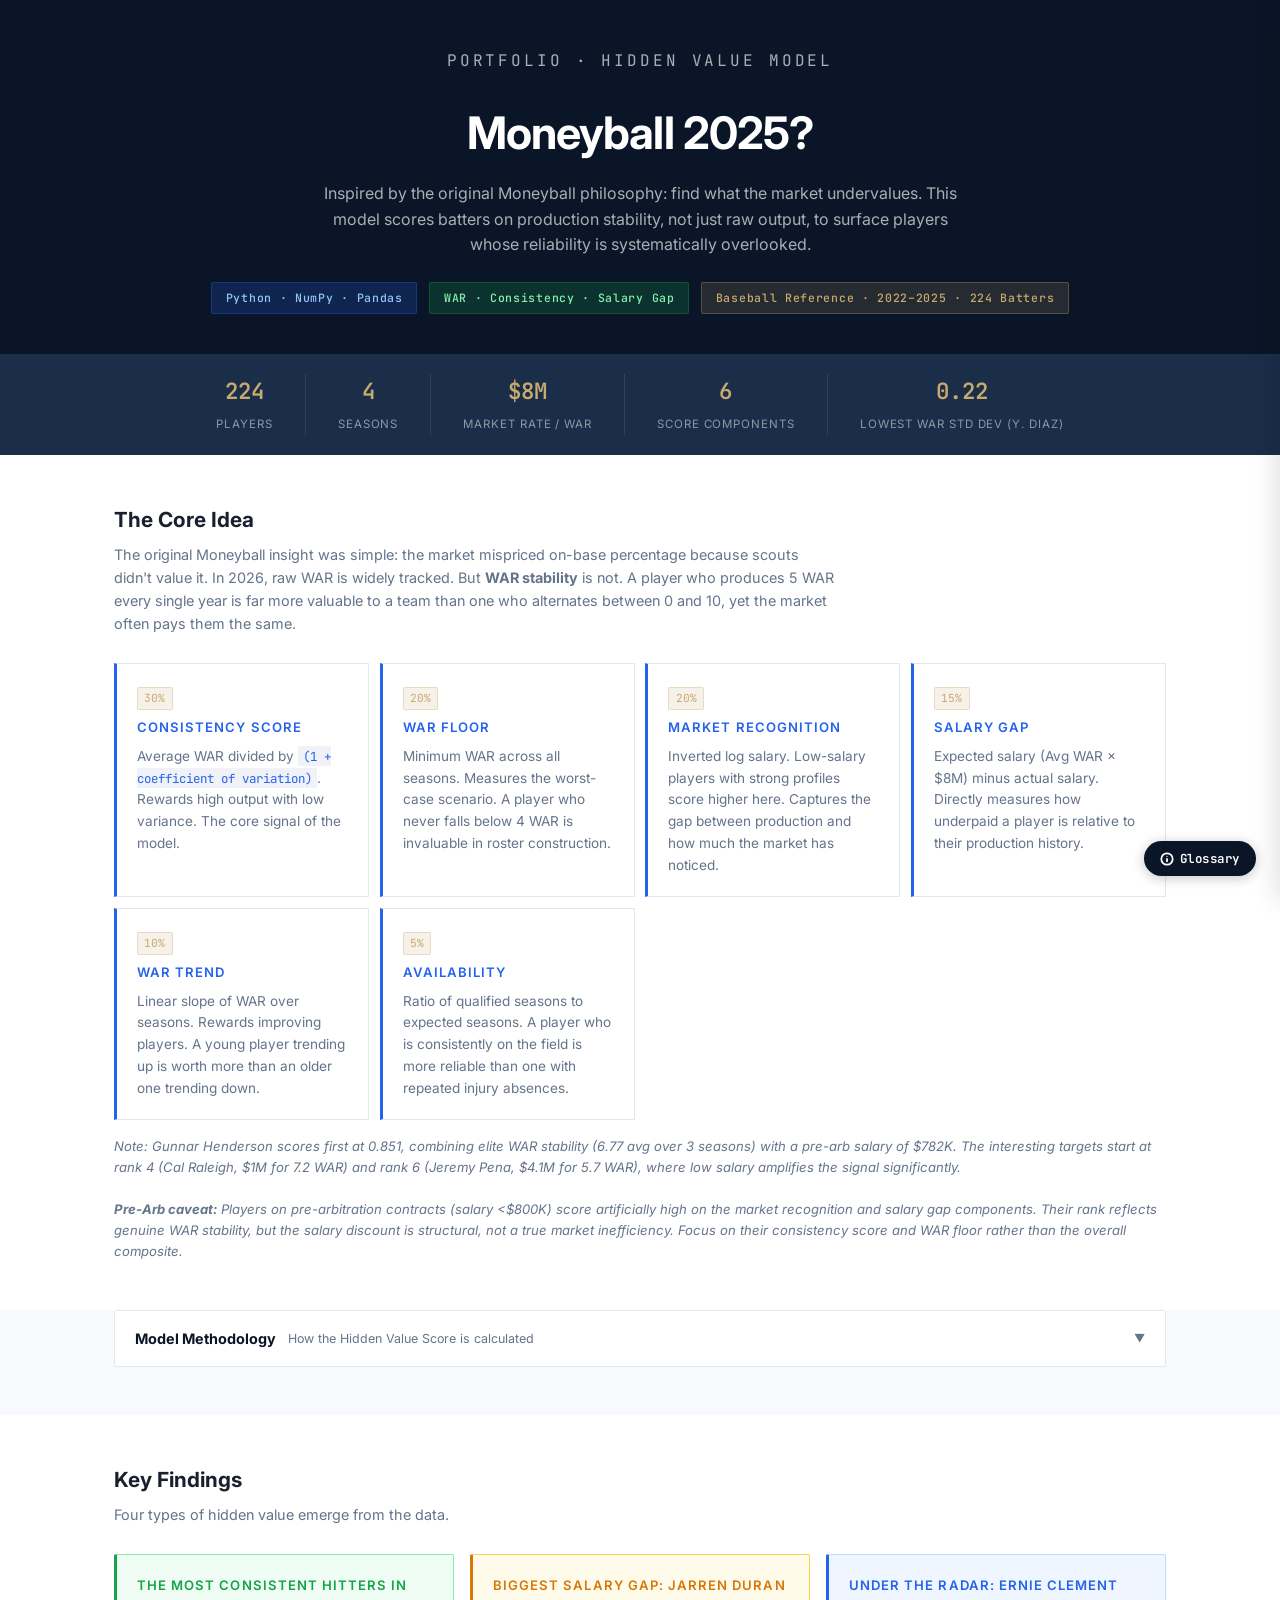
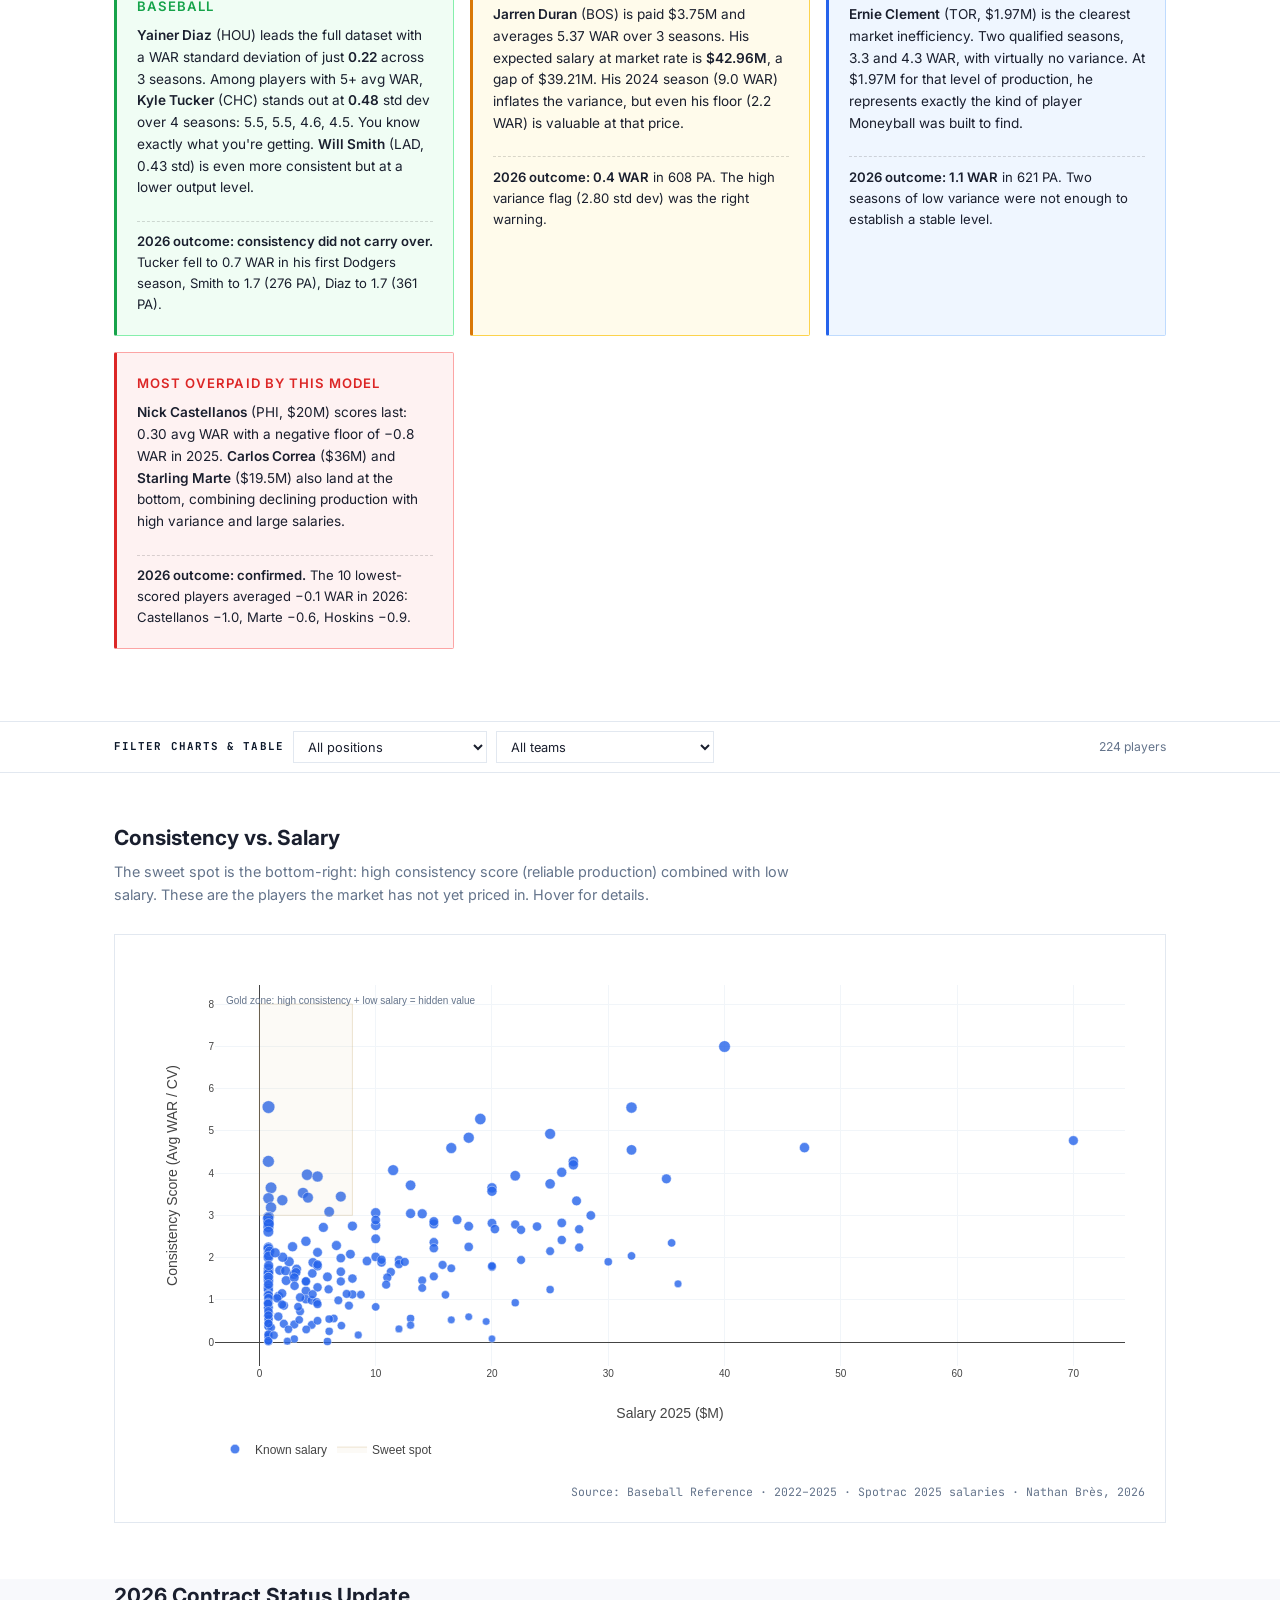
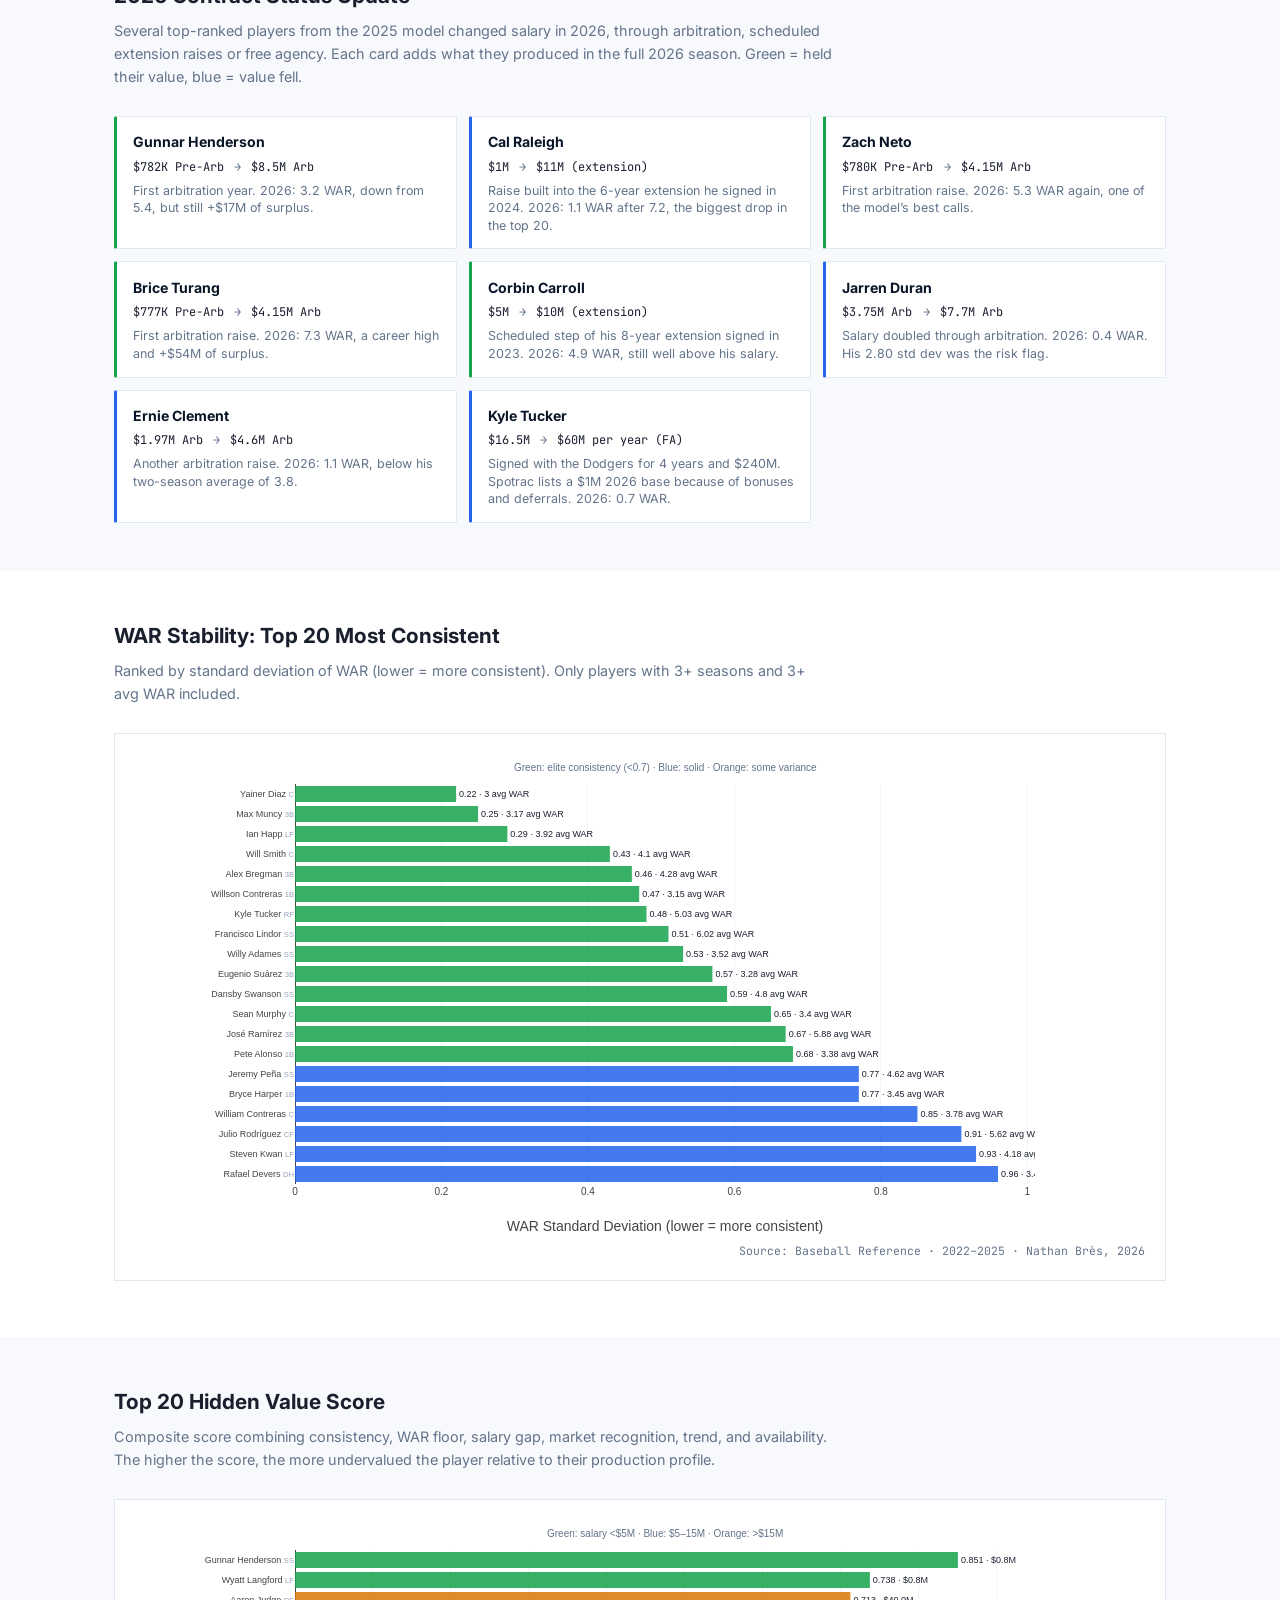
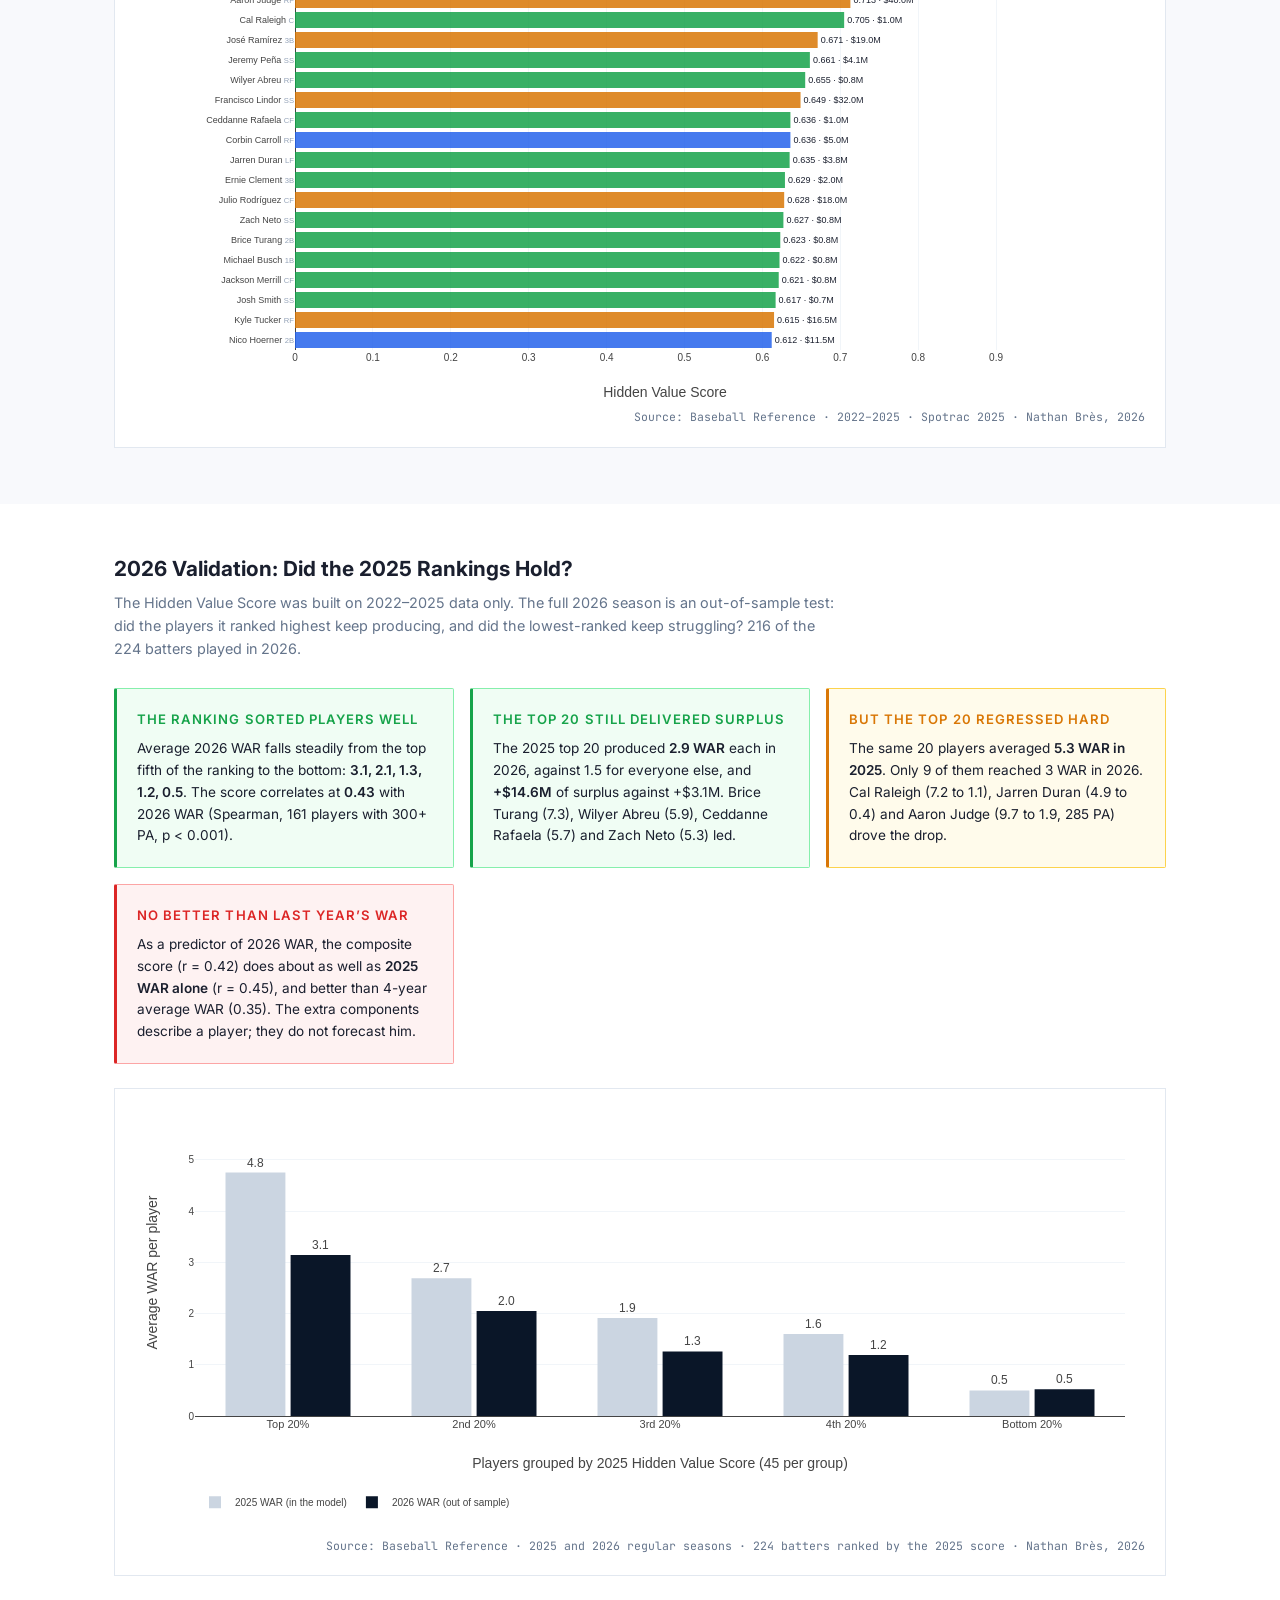
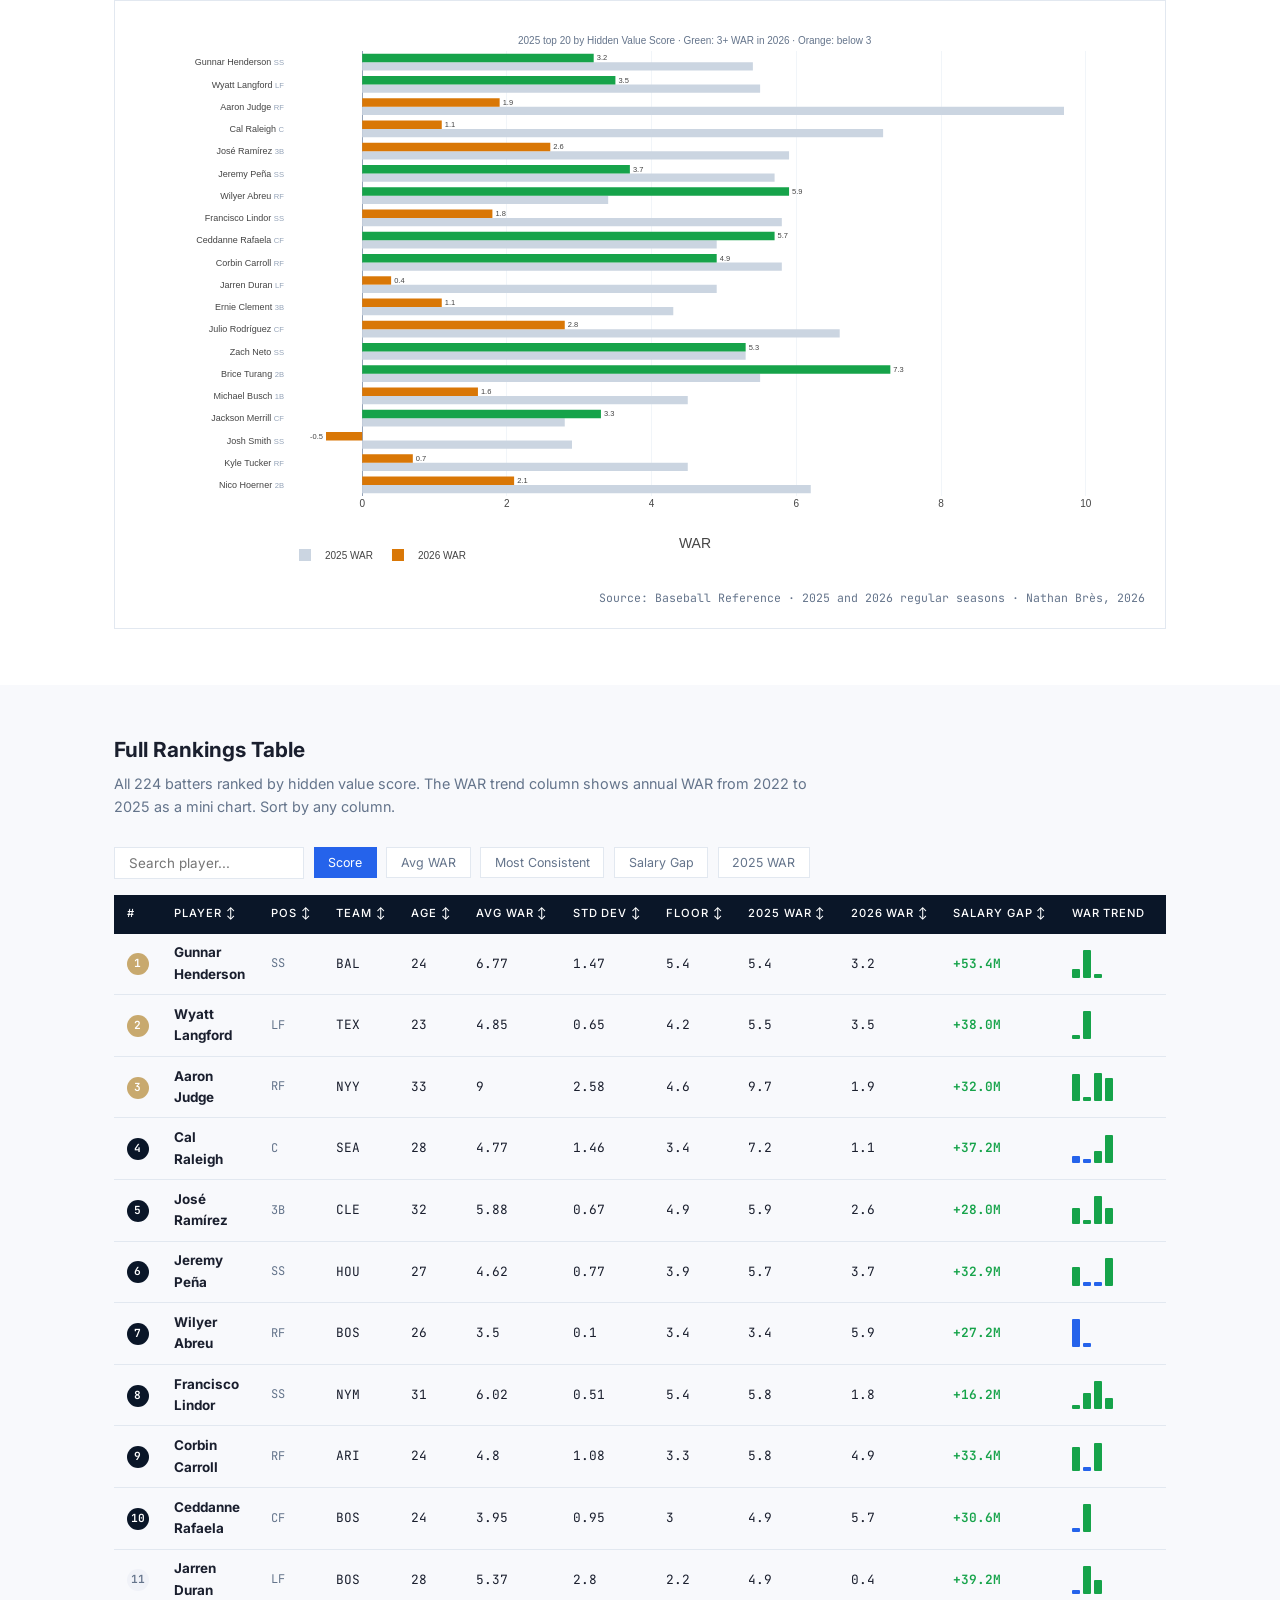
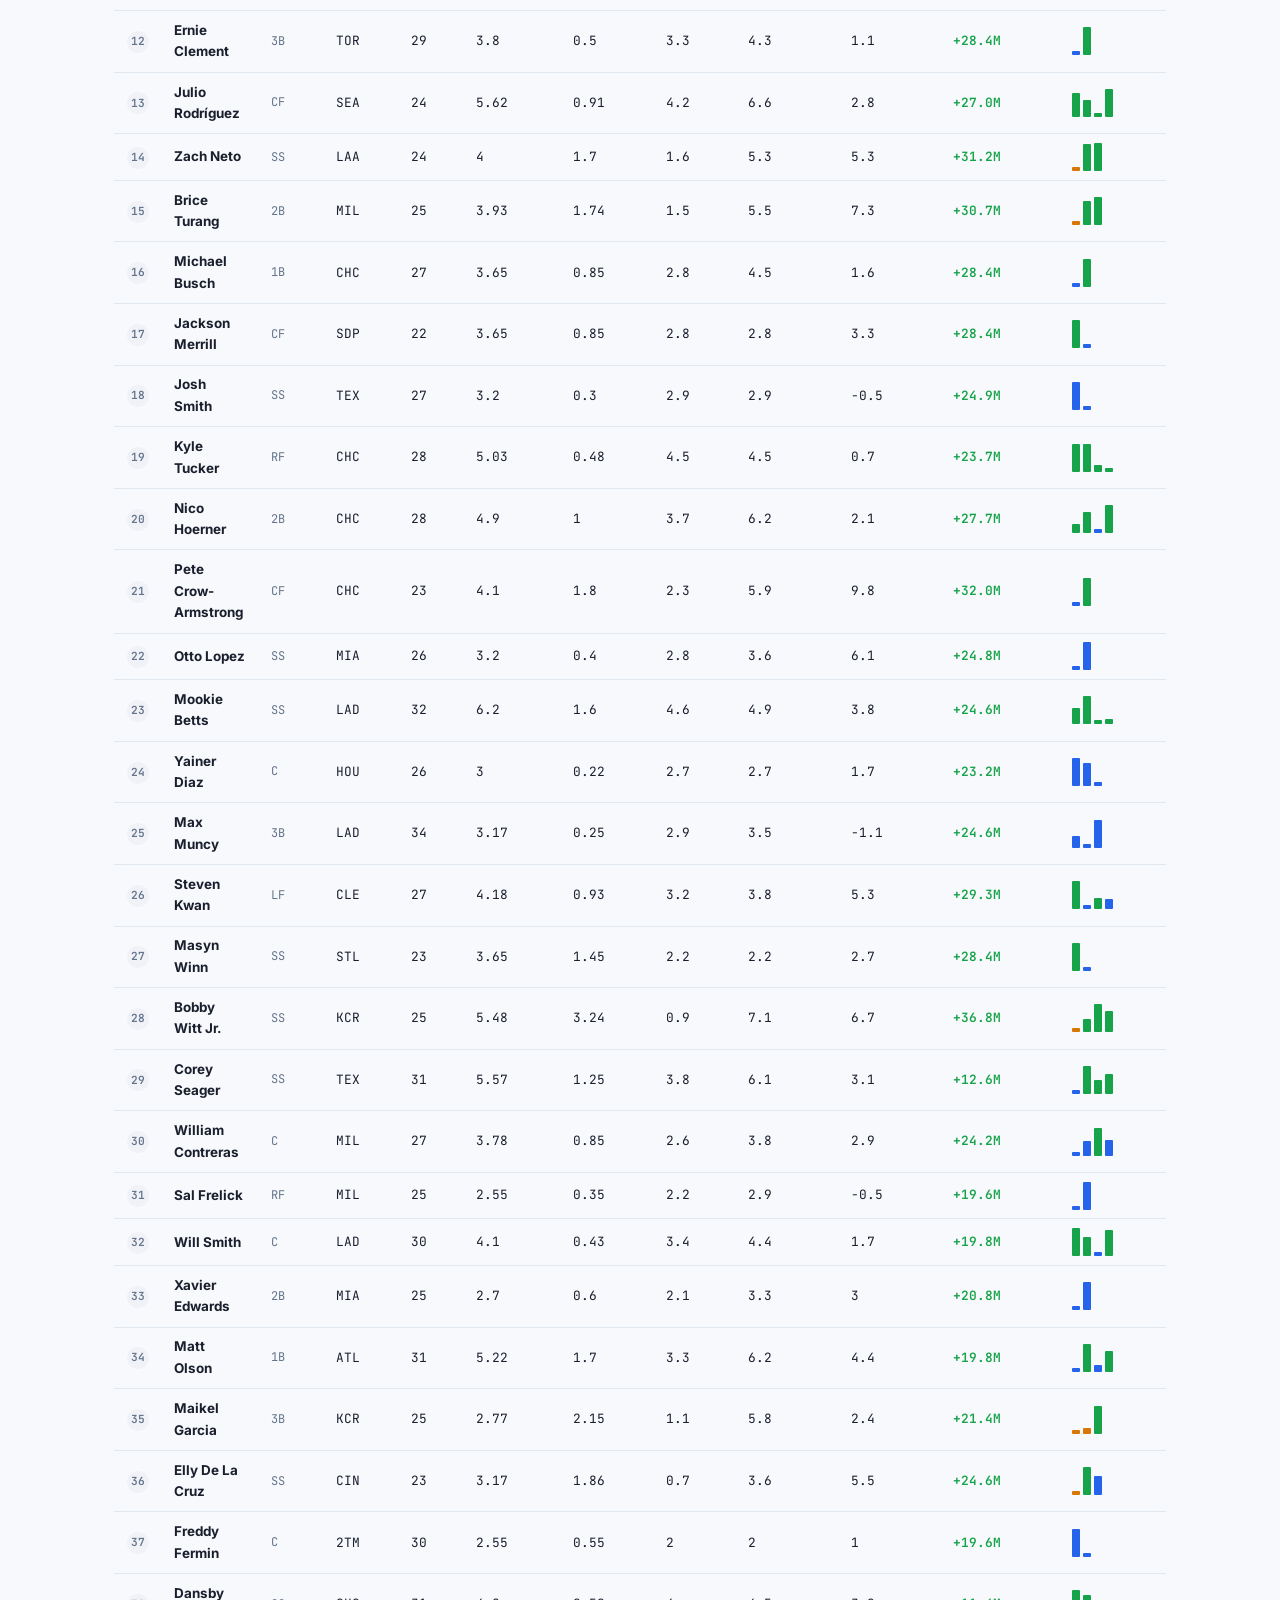
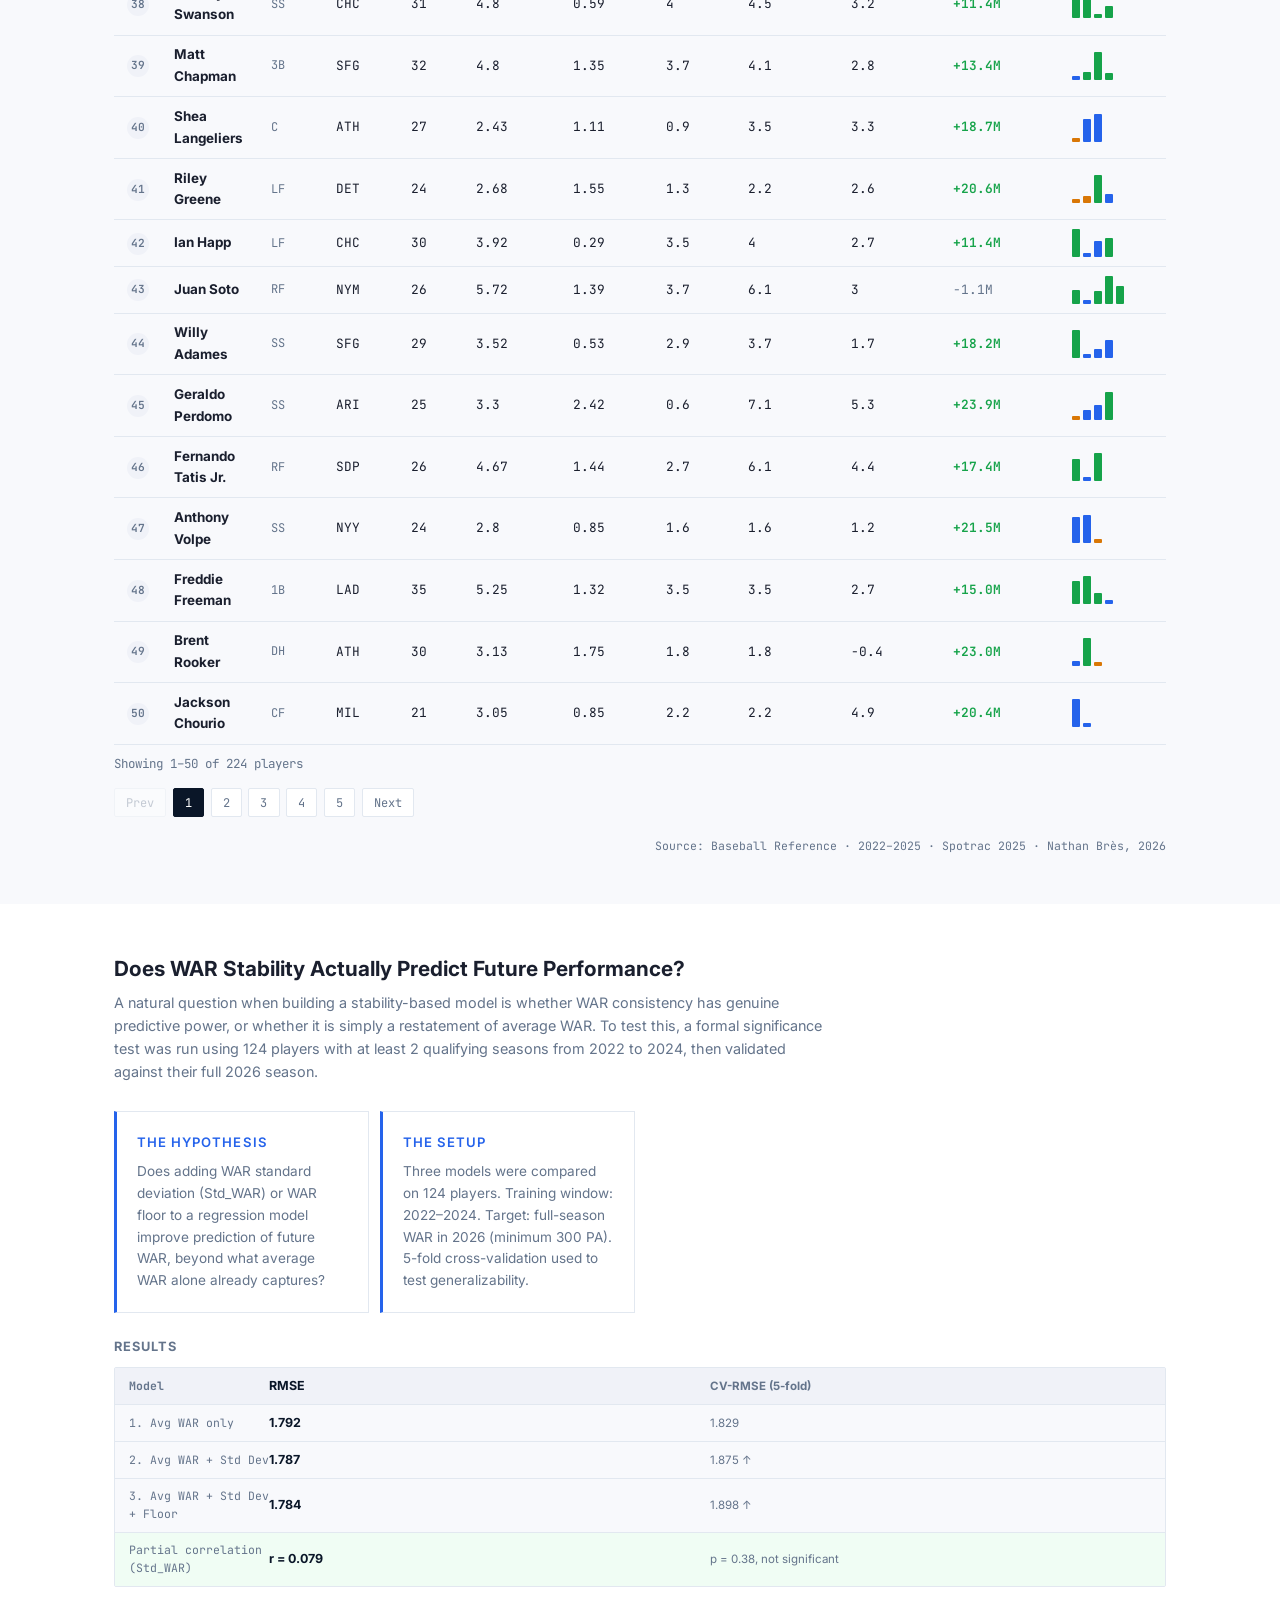
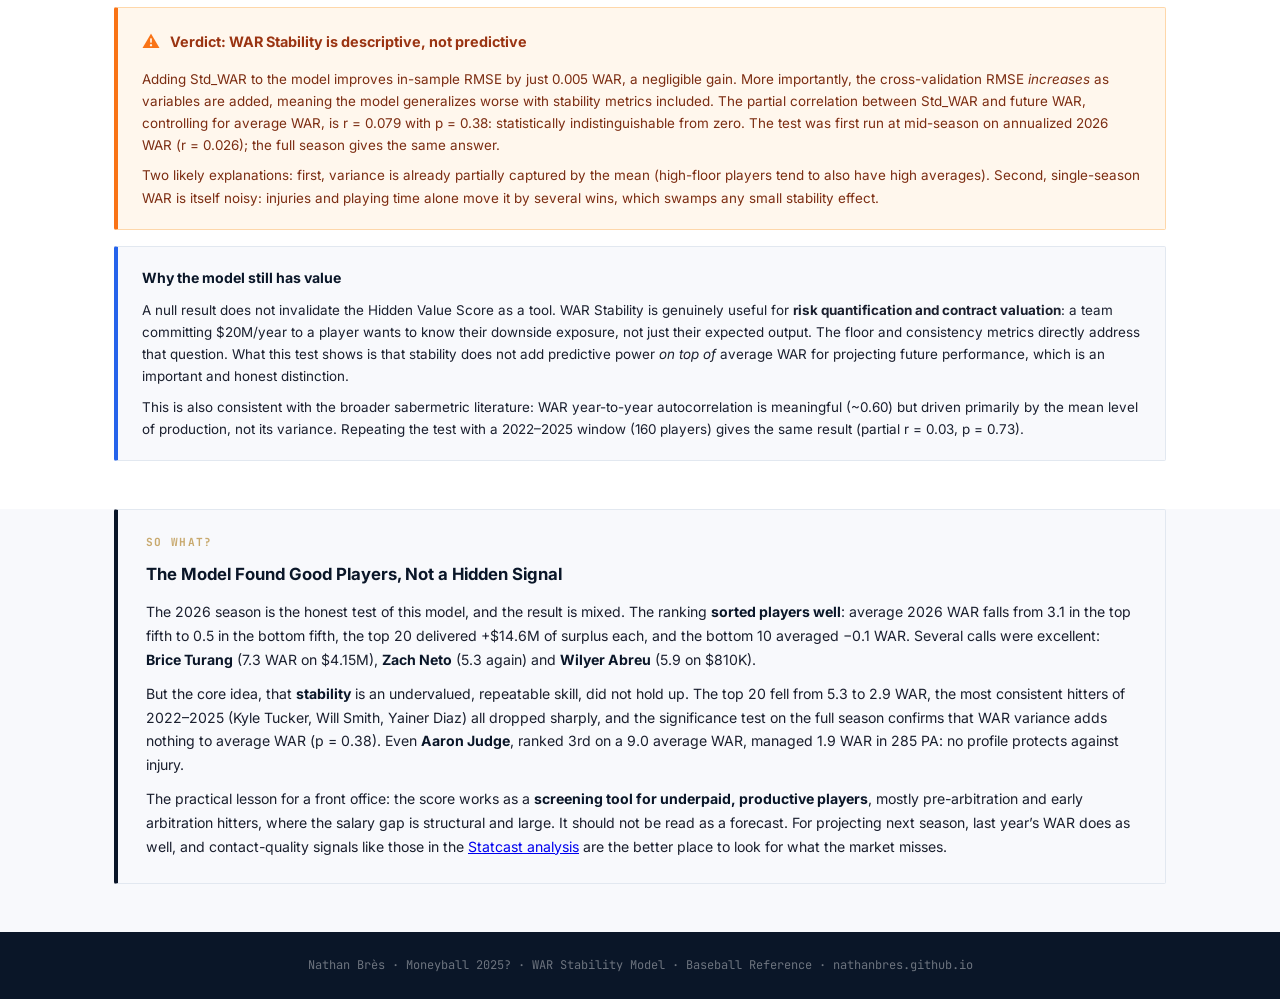
<file: hidden-value.html>
<!DOCTYPE html>
<html lang="en">
<head>
  <meta charset="UTF-8"/>
  <meta name="viewport" content="width=device-width,initial-scale=1.0"/>
  <title>Moneyball 2025? | Nathan Brès</title>
  <script src="https://cdn.plot.ly/plotly-2.27.0.min.js"></script>
  <script src="js/filters.js"></script>
  <link href="https://fonts.googleapis.com/css2?family=Inter:wght@300;400;500;600;700&family=JetBrains+Mono:wght@400;500&display=swap" rel="stylesheet"/>
  <style>
    td.pos{font-family:var(--mono);font-size:.75rem;color:var(--muted);white-space:nowrap}
    :root{--bg:#fff;--bg2:#f8f9fc;--bg3:#f0f2f8;--navy:#0A1628;--navy2:#1a2e4a;--text:#1a1f2e;--muted:#64748b;--border:#e2e8f0;--blue:#2563eb;--green:#16a34a;--red:#dc2626;--amber:#d97706;--gold:#C8A96E;--font:'Inter',sans-serif;--mono:'JetBrains Mono',monospace}
    *{box-sizing:border-box;margin:0;padding:0}
    body{font-family:var(--font);background:var(--bg);color:var(--text);line-height:1.6}
    .page-header{background:var(--navy);color:#fff;padding:3rem 2rem 2.5rem;text-align:center}
    .eyebrow{font-family:var(--mono);font-size:.72rem;letter-spacing:.18em;text-transform:uppercase;color:var(--gold);margin-bottom:.75rem}
    .page-header h1{font-size:clamp(1.8rem,4vw,2.8rem);font-weight:700;letter-spacing:-.02em;margin-bottom:.75rem}
    .page-header p{font-size:1rem;color:rgba(255,255,255,.65);max-width:660px;margin:0 auto 1.5rem}
    .badges{display:flex;gap:.75rem;justify-content:center;flex-wrap:wrap}
    .badge{font-family:var(--mono);font-size:.72rem;padding:.35rem .85rem;border-radius:2px;letter-spacing:.06em;font-weight:500}
    .badge-blue{background:rgba(37,99,235,.2);color:#93c5fd;border:1px solid rgba(37,99,235,.3)}
    .badge-green{background:rgba(22,163,74,.2);color:#86efac;border:1px solid rgba(22,163,74,.3)}
    .badge-gold{background:rgba(200,169,110,.15);color:var(--gold);border:1px solid rgba(200,169,110,.3)}
    .stats-bar{background:var(--navy2);padding:1.25rem 2rem}
    .stats-inner{max-width:1100px;margin:0 auto;display:flex;gap:2rem;justify-content:center;flex-wrap:wrap}
    .stat-item{text-align:center}
    .stat-value{font-family:var(--mono);font-size:1.4rem;font-weight:600;color:var(--gold);display:block}
    .stat-label{font-size:.72rem;color:rgba(255,255,255,.5);letter-spacing:.08em;text-transform:uppercase}
    .stat-div{width:1px;background:rgba(255,255,255,.1);align-self:stretch}
    .container{max-width:1100px;margin:0 auto;padding:0 1.5rem}
    .section{padding:3rem 1.5rem}
    .section:nth-child(even){background:var(--bg2)}
    .section-title{font-size:1.3rem;font-weight:700;margin-bottom:.4rem}
    .section-desc{font-size:.9rem;color:var(--muted);margin-bottom:1.75rem;max-width:720px}
    .method-grid{display:grid;grid-template-columns:repeat(auto-fit,minmax(200px,1fr));gap:1rem;margin-bottom:1.5rem}
    .method-card{background:var(--bg);border:1px solid var(--border);padding:1.25rem;border-left:3px solid var(--blue)}
    .method-card h4{font-size:.82rem;font-weight:600;color:var(--blue);text-transform:uppercase;letter-spacing:.08em;margin-bottom:.5rem}
    .method-card p{font-size:.85rem;color:var(--muted);line-height:1.6}
    .method-card code{font-family:var(--mono);font-size:.78rem;background:var(--bg3);padding:.1rem .3rem;color:var(--blue)}
    .weight-tag{display:inline-block;font-family:var(--mono);font-size:.7rem;background:rgba(200,169,110,.15);color:var(--gold);border:1px solid rgba(200,169,110,.3);padding:.1rem .4rem;border-radius:2px;margin-bottom:.4rem}
    .finding-grid{display:grid;grid-template-columns:repeat(auto-fit,minmax(270px,1fr));gap:1rem;margin-bottom:1.5rem}
    .outcome-note{display:block;padding-top:.6rem;border-top:1px dashed rgba(0,0,0,.15);font-size:.82rem}
    .finding-card{padding:1.25rem;border-radius:2px}
    .finding-card.green{background:#f0fdf4;border:1px solid #86efac;border-left:3px solid var(--green)}
    .finding-card.amber{background:#fffbeb;border:1px solid #fcd34d;border-left:3px solid var(--amber)}
    .finding-card.blue{background:#eff6ff;border:1px solid #bfdbfe;border-left:3px solid var(--blue)}
    .finding-card.red{background:#fef2f2;border:1px solid #fca5a5;border-left:3px solid var(--red)}
    .finding-card h4{font-size:.82rem;font-weight:600;text-transform:uppercase;letter-spacing:.08em;margin-bottom:.5rem}
    .finding-card.green h4{color:var(--green)}
    .finding-card.amber h4{color:var(--amber)}
    .finding-card.blue h4{color:var(--blue)}
    .finding-card.red h4{color:var(--red)}
    .finding-card p{font-size:.85rem;color:var(--text);line-height:1.6}
    .finding-card strong{font-weight:600}
    .chart-box{background:var(--bg);border:1px solid var(--border);padding:1.25rem;margin-bottom:.5rem}
    @media(max-width:640px){#chart-stability,#chart-top20{height:420px!important}#chart-scatter{height:400px!important}.chart-box{padding:.75rem}}
    .chart-source{font-size:.72rem;color:var(--muted);font-family:var(--mono);text-align:right;padding-top:.5rem}
    .war-sparkline{display:flex;gap:3px;align-items:flex-end;height:28px}
    .war-bar{width:8px;border-radius:1px;min-height:2px}
    .filter-row{display:flex;gap:.6rem;flex-wrap:wrap;margin-bottom:1rem;align-items:center}
    .search-input{padding:.45rem .9rem;border:1px solid var(--border);font-family:var(--font);font-size:.84rem;color:var(--text);outline:none;width:190px}
    .search-input:focus{border-color:var(--blue)}
    .filter-btn{padding:.45rem .85rem;border:1px solid var(--border);background:var(--bg);font-family:var(--font);font-size:.78rem;color:var(--muted);cursor:pointer;transition:all .15s;white-space:nowrap}
    .filter-btn.active,.filter-btn:hover{background:var(--blue);color:#fff;border-color:var(--blue)}
    .val-table{width:100%;border-collapse:collapse;font-size:.84rem}
    .val-table th{background:var(--navy);color:#fff;padding:.65rem .8rem;text-align:left;font-size:.7rem;letter-spacing:.08em;text-transform:uppercase;font-weight:500;white-space:nowrap;cursor:pointer}
    .val-table th:hover{background:var(--navy2)}
    .val-table td{padding:.55rem .8rem;border-bottom:1px solid var(--border);vertical-align:middle}
    .val-table tr:hover td{background:var(--bg2)}
    .rank-badge{display:inline-flex;align-items:center;justify-content:center;width:22px;height:22px;border-radius:50%;font-family:var(--mono);font-size:.7rem;font-weight:600;background:var(--bg3);color:var(--muted)}
    .rank-badge.top3{background:var(--gold);color:#fff}
    .rank-badge.top10{background:var(--navy);color:#fff}
    .mono{font-family:var(--mono);font-size:.8rem}
    .score-bar{display:inline-flex;align-items:center;gap:.5rem}
    .score-fill{height:6px;border-radius:3px;background:linear-gradient(90deg,#2563eb,#C8A96E)}
    .pos-val{color:var(--green);font-weight:600;font-family:var(--mono);font-size:.8rem}
    .neg-val{color:var(--red);font-weight:500;font-family:var(--mono);font-size:.8rem}
    .neutral-val{color:var(--muted);font-family:var(--mono);font-size:.8rem}
    .trend-up{color:var(--green);font-size:.75rem}
    .trend-dn{color:var(--red);font-size:.75rem}
    .trend-flat{color:var(--muted);font-size:.75rem}
    .pagination{display:flex;gap:.4rem;align-items:center;margin-top:.85rem;flex-wrap:wrap}
    .page-btn{padding:.35rem .7rem;border:1px solid var(--border);background:var(--bg);font-family:var(--mono);font-size:.75rem;color:var(--muted);cursor:pointer;border-radius:2px;transition:all .15s}
    .page-btn:hover,.page-btn.active{background:var(--navy);color:#fff;border-color:var(--navy)}
    .page-btn:disabled{opacity:.35;cursor:default}
    .page-footer{background:var(--navy);color:rgba(255,255,255,.4);text-align:center;padding:1.5rem;font-size:.75rem;font-family:var(--mono)}
    @media(max-width:640px){
      .stats-inner{gap:1rem}.stat-div{display:none}
      .val-table{font-size:.73rem}.val-table th,.val-table td{padding:.4rem .45rem}
      .val-table th:nth-child(6),.val-table td:nth-child(6),
      .val-table th:nth-child(7),.val-table td:nth-child(7){display:none}
    }
  
    .update-card{background:var(--bg);border:1px solid var(--border);border-left:3px solid var(--border);border-radius:2px;padding:.9rem 1rem}
    .update-card.update-up{border-left-color:#16a34a}
    .update-card.update-down{border-left-color:#2563eb}
    .update-name{font-weight:700;font-size:.88rem;color:var(--navy);margin-bottom:.25rem}
    .update-change{font-family:var(--mono);font-size:.75rem;color:var(--text);margin-bottom:.3rem}
    .update-change .arrow{color:var(--muted);margin:0 .2rem}
    .update-note{font-size:.78rem;color:var(--muted);line-height:1.4}
    
    .method-details{border:1px solid var(--border);border-radius:3px;background:var(--bg)}
    .method-summary{display:flex;align-items:center;gap:.75rem;padding:1rem 1.25rem;cursor:pointer;list-style:none;user-select:none}
    .method-summary::-webkit-details-marker{display:none}
    .method-summary:hover{background:var(--bg2)}
    .method-label{font-weight:700;font-size:.9rem;color:var(--navy)}
    .method-hint{font-size:.78rem;color:var(--muted);flex:1}
    .method-chevron{font-size:.7rem;color:var(--muted);transition:transform .2s}
    details[open] .method-chevron{transform:rotate(180deg)}
    .method-body{padding:1.25rem 1.25rem 1.5rem;border-top:1px solid var(--border)}
    .method-intro{font-size:.85rem;color:var(--text);line-height:1.6;margin-bottom:1.25rem}
    .method-h3{font-size:.8rem;font-weight:700;text-transform:uppercase;letter-spacing:.08em;color:var(--muted);margin:1.25rem 0 .6rem}
    .method-formula{background:var(--bg2);border:1px solid var(--border);border-radius:2px;padding:.9rem 1rem;margin-bottom:1rem}
    .method-formula code{font-family:var(--mono);font-size:.78rem;color:var(--navy);line-height:1.6}
    .method-grid{display:grid;grid-template-columns:repeat(auto-fill,minmax(240px,1fr));gap:.65rem;margin-bottom:1rem}
    .method-comp{background:var(--bg2);border:1px solid var(--border);border-radius:2px;padding:.8rem .9rem}
    .method-comp-header{display:flex;align-items:center;gap:.5rem;margin-bottom:.35rem}
    .method-weight{background:var(--navy);color:#fff;font-family:var(--mono);font-size:.7rem;font-weight:700;padding:.15rem .4rem;border-radius:2px}
    .method-comp-name{font-weight:700;font-size:.82rem;color:var(--navy)}
    .method-comp-desc{font-size:.78rem;color:var(--muted);line-height:1.5;margin:0}
    .method-example{background:var(--bg2);border:1px solid var(--border);border-radius:2px;overflow:hidden;margin-bottom:1rem}
    .method-ex-row{display:grid;grid-template-columns:140px 1fr 1fr;align-items:center;padding:.5rem .9rem;border-bottom:1px solid var(--border);font-size:.78rem}
    .method-ex-row:last-child{border-bottom:none}
    .method-ex-row.highlight{background:#f0fdf4}
    .method-ex-label{font-family:var(--mono);font-size:.72rem;color:var(--muted)}
    .method-ex-val{font-weight:700;color:var(--navy)}
    .method-ex-note{color:var(--muted);font-size:.72rem}
    .method-caveat{font-size:.75rem;color:var(--muted);line-height:1.55;font-style:italic;margin:0}
    @media(max-width:640px){.method-ex-row{grid-template-columns:120px 1fr}.method-ex-note{display:none}.method-grid{grid-template-columns:1fr}}
    
    .takeaway{background:var(--bg2);border:1px solid var(--border);border-left:4px solid var(--navy);border-radius:2px;padding:1.5rem 1.75rem;margin-top:0}
    .takeaway-label{font-family:var(--mono);font-size:.7rem;font-weight:700;text-transform:uppercase;letter-spacing:.12em;color:var(--gold);margin-bottom:.6rem}
    .takeaway-title{font-size:1.05rem;font-weight:700;color:var(--navy);margin-bottom:.75rem}
    .takeaway p{font-size:.88rem;color:var(--text);line-height:1.7;margin:0 0 .6rem}
    .takeaway p:last-child{margin:0}
    .takeaway strong{color:var(--navy)}
    
    .sig-verdict{background:#fff7ed;border:1px solid #fed7aa;border-left:4px solid #f97316;border-radius:2px;padding:1.25rem 1.5rem;margin-bottom:1rem}
    .sig-verdict-header{display:flex;align-items:center;gap:.6rem;margin-bottom:.75rem}
    .sig-icon{font-size:1.1rem;color:#f97316}
    .sig-title{font-weight:700;font-size:.9rem;color:#9a3412}
    .sig-verdict p{font-size:.84rem;color:#7c2d12;line-height:1.65;margin:0 0 .5rem}
    .sig-verdict p:last-child{margin:0}
    .sig-caveat{background:var(--bg2);border:1px solid var(--border);border-left:4px solid var(--blue);border-radius:2px;padding:1.25rem 1.5rem}
    .sig-caveat-header{font-weight:700;font-size:.88rem;color:var(--navy);margin-bottom:.6rem}
    .sig-caveat p{font-size:.84rem;color:var(--text);line-height:1.65;margin:0 0 .5rem}
    .sig-caveat p:last-child{margin:0}
    </style>
</head>
<body>

<div class="page-header">
  <p class="eyebrow">Portfolio · Hidden Value Model</p>
  <h1>Moneyball 2025?</h1>
  <p>Inspired by the original Moneyball philosophy: find what the market undervalues. This model scores batters on production stability, not just raw output, to surface players whose reliability is systematically overlooked.</p>
  <div class="badges">
    <span class="badge badge-blue">Python · NumPy · Pandas</span>
    <span class="badge badge-green">WAR · Consistency · Salary Gap</span>
    <span class="badge badge-gold">Baseball Reference · 2022–2025  · 224 Batters</span>
  </div>
</div>

<div class="stats-bar">
  <div class="stats-inner">
    <div class="stat-item"><span class="stat-value">224</span><span class="stat-label">Players</span></div>
    <div class="stat-div"></div>
    <div class="stat-item"><span class="stat-value">4</span><span class="stat-label">Seasons</span></div>
    <div class="stat-div"></div>
    <div class="stat-item"><span class="stat-value">$8M</span><span class="stat-label">Market Rate / WAR</span></div>
    <div class="stat-div"></div>
    <div class="stat-item"><span class="stat-value">6</span><span class="stat-label">Score Components</span></div>
    <div class="stat-div"></div>
    <div class="stat-item"><span class="stat-value">0.22</span><span class="stat-label">Lowest WAR Std Dev (Y. Diaz)</span></div>
  </div>
</div>

<!-- The Idea -->
<div class="section">
  <div class="container">
    <h2 class="section-title">The Core Idea</h2>
    <p class="section-desc">The original Moneyball insight was simple: the market mispriced on-base percentage because scouts didn't value it. In 2026, raw WAR is widely tracked. But <strong>WAR stability</strong> is not. A player who produces 5 WAR every single year is far more valuable to a team than one who alternates between 0 and 10, yet the market often pays them the same.</p>
    <div class="method-grid">
      <div class="method-card">
        <span class="weight-tag">30%</span>
        <h4>Consistency Score</h4>
        <p>Average WAR divided by <code>(1 + coefficient of variation)</code>. Rewards high output with low variance. The core signal of the model.</p>
      </div>
      <div class="method-card">
        <span class="weight-tag">20%</span>
        <h4>WAR Floor</h4>
        <p>Minimum WAR across all seasons. Measures the worst-case scenario. A player who never falls below 4 WAR is invaluable in roster construction.</p>
      </div>
      <div class="method-card">
        <span class="weight-tag">20%</span>
        <h4>Market Recognition</h4>
        <p>Inverted log salary. Low-salary players with strong profiles score higher here. Captures the gap between production and how much the market has noticed.</p>
      </div>
      <div class="method-card">
        <span class="weight-tag">15%</span>
        <h4>Salary Gap</h4>
        <p>Expected salary (Avg WAR × $8M) minus actual salary. Directly measures how underpaid a player is relative to their production history.</p>
      </div>
      <div class="method-card">
        <span class="weight-tag">10%</span>
        <h4>WAR Trend</h4>
        <p>Linear slope of WAR over seasons. Rewards improving players. A young player trending up is worth more than an older one trending down.</p>
      </div>
      <div class="method-card">
        <span class="weight-tag">5%</span>
        <h4>Availability</h4>
        <p>Ratio of qualified seasons to expected seasons. A player who is consistently on the field is more reliable than one with repeated injury absences.</p>
      </div>
    </div>
    <p style="font-size:.82rem;color:var(--muted);font-style:italic">Note: Gunnar Henderson scores first at 0.851, combining elite WAR stability (6.77 avg over 3 seasons) with a pre-arb salary of $782K. The interesting targets start at rank 4 (Cal Raleigh, $1M for 7.2 WAR) and rank 6 (Jeremy Pena, $4.1M for 5.7 WAR), where low salary amplifies the signal significantly.
          <br><br><strong>Pre-Arb caveat:</strong> Players on pre-arbitration contracts (salary &lt;$800K) score artificially high on the market recognition and salary gap components. Their rank reflects genuine WAR stability, but the salary discount is structural, not a true market inefficiency. Focus on their consistency score and WAR floor rather than the overall composite.</p>
  </div>
</div>

<!-- Methodology -->
<div class="section" style="padding-top:0">
  <div class="container">
    <details class="method-details">
      <summary class="method-summary">
        <span class="method-label">Model Methodology</span>
        <span class="method-hint">How the Hidden Value Score is calculated</span>
        <span class="method-chevron">&#9660;</span>
      </summary>
      <div class="method-body">

        <p class="method-intro">The Hidden Value Score is a composite metric (0 to 1) that identifies batters who are both <strong>undervalued by the market</strong> and <strong>reliable producers</strong>. It combines six components, each normalized to a 0&ndash;1 range across all players in the dataset.</p>

        <h3 class="method-h3">Formula</h3>
        <div class="method-formula">
          <code>Score = (Consistency &times; 0.30) + (WAR Floor &times; 0.20) + (Market Recognition &times; 0.20) + (Salary Gap &times; 0.15) + (WAR Trend &times; 0.10) + (Availability &times; 0.05)</code>
        </div>

        <h3 class="method-h3">Components</h3>
        <div class="method-grid">
          <div class="method-comp">
            <div class="method-comp-header">
              <span class="method-weight">30%</span>
              <span class="method-comp-name">Consistency</span>
            </div>
            <p class="method-comp-desc">Avg WAR / (1 + Std Dev WAR). Rewards stable year-over-year production. A player averaging 5 WAR every year scores higher than one alternating between 2 and 8.</p>
          </div>
          <div class="method-comp">
            <div class="method-comp-header">
              <span class="method-weight">20%</span>
              <span class="method-comp-name">WAR Floor</span>
            </div>
            <p class="method-comp-desc">Minimum single-season WAR across all analyzed seasons. Measures downside risk. A player who never had a bad season ranks higher than one with a volatile floor.</p>
          </div>
          <div class="method-comp">
            <div class="method-comp-header">
              <span class="method-weight">20%</span>
              <span class="method-comp-name">Market Recognition</span>
            </div>
            <p class="method-comp-desc">Inverted log-salary relative to the dataset maximum. Low salary = high recognition score. Captures how much of a player&rsquo;s true value the market has yet to price in.</p>
          </div>
          <div class="method-comp">
            <div class="method-comp-header">
              <span class="method-weight">15%</span>
              <span class="method-comp-name">Salary Gap</span>
            </div>
            <p class="method-comp-desc">(Avg WAR &times; $8M) &minus; Actual Salary, in $M. Directly measures the dollar gap between what a player is worth at market rate and what they are actually paid.</p>
          </div>
          <div class="method-comp">
            <div class="method-comp-header">
              <span class="method-weight">10%</span>
              <span class="method-comp-name">WAR Trend</span>
            </div>
            <p class="method-comp-desc">Linear slope of WAR over time (least-squares). A positive slope means the player is improving season over season. Negative = declining trajectory.</p>
          </div>
          <div class="method-comp">
            <div class="method-comp-header">
              <span class="method-weight">5%</span>
              <span class="method-comp-name">Availability</span>
            </div>
            <p class="method-comp-desc">Qualified seasons / expected seasons in the window. A player active for 4 out of 4 seasons scores 1.0. Injuries that caused missed seasons reduce this component.</p>
          </div>
        </div>

        <h3 class="method-h3">Worked Example: Gunnar Henderson (score 0.851)</h3>
        <div class="method-example">
          <div class="method-ex-row"><span class="method-ex-label">Avg WAR</span><span class="method-ex-val">6.77</span><span class="method-ex-note">over 3 seasons (2023&ndash;2025)</span></div>
          <div class="method-ex-row"><span class="method-ex-label">Std Dev WAR</span><span class="method-ex-val">1.47</span><span class="method-ex-note">some variance but elite average</span></div>
          <div class="method-ex-row"><span class="method-ex-label">Consistency</span><span class="method-ex-val">6.77 / (1 + 1.47) = 2.74</span><span class="method-ex-note">normalized to ~0.92 in dataset</span></div>
          <div class="method-ex-row"><span class="method-ex-label">WAR Floor</span><span class="method-ex-val">5.4</span><span class="method-ex-note">his worst season is still elite</span></div>
          <div class="method-ex-row"><span class="method-ex-label">2025 Salary</span><span class="method-ex-val">$782K</span><span class="method-ex-note">pre-arb, near league minimum</span></div>
          <div class="method-ex-row"><span class="method-ex-label">Salary Gap</span><span class="method-ex-val">$53.4M</span><span class="method-ex-note">(6.77 &times; $8M) &minus; $782K</span></div>
          <div class="method-ex-row highlight"><span class="method-ex-label">Hidden Value Score</span><span class="method-ex-val">0.851</span><span class="method-ex-note">#1 in dataset</span></div>
        </div>

        <p class="method-caveat">All six components are min-max normalized independently before weighting, so a score of 0.851 means Henderson ranks in the 85th percentile of the composite across all 224 batters analyzed. Scores are not comparable across different dataset vintages.</p>
      </div>
    </details>
  </div>
</div>

<!-- Key Findings -->
<div class="section">
  <div class="container">
    <h2 class="section-title">Key Findings</h2>
    <p class="section-desc">Four types of hidden value emerge from the data.</p>
    <div class="finding-grid">
      <div class="finding-card green">
        <h4>The Most Consistent Hitters in Baseball</h4>
        <p><strong>Yainer Diaz</strong> (HOU) leads the full dataset with a WAR standard deviation of just <strong>0.22</strong> across 3 seasons. Among players with 5+ avg WAR, <strong>Kyle Tucker</strong> (CHC) stands out at <strong>0.48</strong> std dev over 4 seasons: 5.5, 5.5, 4.6, 4.5. You know exactly what you're getting. <strong>Will Smith</strong> (LAD, 0.43 std) is even more consistent but at a lower output level.<br><br><span class="outcome-note"><strong>2026 outcome: consistency did not carry over.</strong> Tucker fell to 0.7 WAR in his first Dodgers season, Smith to 1.7 (276 PA), Diaz to 1.7 (361 PA).</span></p>
      </div>
      <div class="finding-card amber">
        <h4>Biggest Salary Gap: Jarren Duran</h4>
        <p><strong>Jarren Duran</strong> (BOS) is paid $3.75M and averages 5.37 WAR over 3 seasons. His expected salary at market rate is <strong>$42.96M</strong>, a gap of $39.21M. His 2024 season (9.0 WAR) inflates the variance, but even his floor (2.2 WAR) is valuable at that price.<br><br><span class="outcome-note"><strong>2026 outcome: 0.4 WAR</strong> in 608 PA. The high variance flag (2.80 std dev) was the right warning.</span></p>
      </div>
      <div class="finding-card blue">
        <h4>Under the Radar: Ernie Clement</h4>
        <p><strong>Ernie Clement</strong> (TOR, $1.97M) is the clearest market inefficiency. Two qualified seasons, 3.3 and 4.3 WAR, with virtually no variance. At $1.97M for that level of production, he represents exactly the kind of player Moneyball was built to find.<br><br><span class="outcome-note"><strong>2026 outcome: 1.1 WAR</strong> in 621 PA. Two seasons of low variance were not enough to establish a stable level.</span></p>
      </div>
      <div class="finding-card red">
        <h4>Most Overpaid by This Model</h4>
        <p><strong>Nick Castellanos</strong> (PHI, $20M) scores last: 0.30 avg WAR with a negative floor of −0.8 WAR in 2025. <strong>Carlos Correa</strong> ($36M) and <strong>Starling Marte</strong> ($19.5M) also land at the bottom, combining declining production with high variance and large salaries.<br><br><span class="outcome-note"><strong>2026 outcome: confirmed.</strong> The 10 lowest-scored players averaged &minus;0.1 WAR in 2026: Castellanos &minus;1.0, Marte &minus;0.6, Hoskins &minus;0.9.</span></p>
      </div>
    </div>
  </div>
</div>

<!-- Scatter: Consistency vs Salary -->
<div class="section">
  <div class="container">
    <h2 class="section-title">Consistency vs. Salary</h2>
    <p class="section-desc">The sweet spot is the bottom-right: high consistency score (reliable production) combined with low salary. These are the players the market has not yet priced in. Hover for details.</p>
    <div class="chart-box">
      <div id="chart-scatter" style="height:520px"></div>
      <div class="chart-source">Source: Baseball Reference · 2022–2025 · Spotrac 2025 salaries · Nathan Brès, 2026</div>
    </div>
  </div>
</div>

<!-- WAR Stability: Top 20 -->

<!-- 2026 Contract Status Update -->
<div class="section" style="padding-top:0">
  <div class="container">
    <h2 class="section-title">2026 Contract Status Update</h2>
    <p class="section-desc">Several top-ranked players from the 2025 model changed salary in 2026, through arbitration, scheduled extension raises or free agency. Each card adds what they produced in the full 2026 season. Green = held their value, blue = value fell.</p>
    <div style="display:grid;grid-template-columns:repeat(auto-fill,minmax(260px,1fr));gap:.75rem;margin-top:1rem">
      <div class="update-card update-up">
        <div class="update-name">Gunnar Henderson</div>
        <div class="update-change">$782K Pre-Arb <span class="arrow">&#8594;</span> $8.5M Arb</div>
        <div class="update-note">First arbitration year. 2026: 3.2 WAR, down from 5.4, but still +$17M of surplus.</div>
      </div>
      <div class="update-card update-down">
        <div class="update-name">Cal Raleigh</div>
        <div class="update-change">$1M <span class="arrow">&#8594;</span> $11M (extension)</div>
        <div class="update-note">Raise built into the 6-year extension he signed in 2024. 2026: 1.1 WAR after 7.2, the biggest drop in the top 20.</div>
      </div>
      <div class="update-card update-up">
        <div class="update-name">Zach Neto</div>
        <div class="update-change">$780K Pre-Arb <span class="arrow">&#8594;</span> $4.15M Arb</div>
        <div class="update-note">First arbitration raise. 2026: 5.3 WAR again, one of the model&rsquo;s best calls.</div>
      </div>
      <div class="update-card update-up">
        <div class="update-name">Brice Turang</div>
        <div class="update-change">$777K Pre-Arb <span class="arrow">&#8594;</span> $4.15M Arb</div>
        <div class="update-note">First arbitration raise. 2026: 7.3 WAR, a career high and +$54M of surplus.</div>
      </div>
      <div class="update-card update-up">
        <div class="update-name">Corbin Carroll</div>
        <div class="update-change">$5M <span class="arrow">&#8594;</span> $10M (extension)</div>
        <div class="update-note">Scheduled step of his 8-year extension signed in 2023. 2026: 4.9 WAR, still well above his salary.</div>
      </div>
      <div class="update-card update-down">
        <div class="update-name">Jarren Duran</div>
        <div class="update-change">$3.75M Arb <span class="arrow">&#8594;</span> $7.7M Arb</div>
        <div class="update-note">Salary doubled through arbitration. 2026: 0.4 WAR. His 2.80 std dev was the risk flag.</div>
      </div>
      <div class="update-card update-down">
        <div class="update-name">Ernie Clement</div>
        <div class="update-change">$1.97M Arb <span class="arrow">&#8594;</span> $4.6M Arb</div>
        <div class="update-note">Another arbitration raise. 2026: 1.1 WAR, below his two-season average of 3.8.</div>
      </div>
      <div class="update-card update-down">
        <div class="update-name">Kyle Tucker</div>
        <div class="update-change">$16.5M <span class="arrow">&#8594;</span> $60M per year (FA)</div>
        <div class="update-note">Signed with the Dodgers for 4 years and $240M. Spotrac lists a $1M 2026 base because of bonuses and deferrals. 2026: 0.7 WAR.</div>
      </div>
    </div>
  </div>
</div>

<!-- WAR Stability Chart -->
<div class="section">
  <div class="container">
    <h2 class="section-title">WAR Stability: Top 20 Most Consistent</h2>
    <p class="section-desc">Ranked by standard deviation of WAR (lower = more consistent). Only players with 3+ seasons and 3+ avg WAR included.</p>
    <div class="chart-box">
      <div id="chart-stability" style="height:480px"></div>
      <div class="chart-source">Source: Baseball Reference · 2022–2025  · Nathan Brès, 2026</div>
    </div>
  </div>
</div>

<!-- Top 20 Hidden Value -->
<div class="section">
  <div class="container">
    <h2 class="section-title">Top 20 Hidden Value Score</h2>
    <p class="section-desc">Composite score combining consistency, WAR floor, salary gap, market recognition, trend, and availability. The higher the score, the more undervalued the player relative to their production profile.</p>
    <div class="chart-box">
      <div id="chart-top20" style="height:480px"></div>
      <div class="chart-source">Source: Baseball Reference · 2022–2025 · Spotrac 2025 · Nathan Brès, 2026</div>
    </div>
  </div>
</div>

<!-- 2026 Validation -->
<div class="section">
  <div class="container">
    <h2 class="section-title">2026 Validation: Did the 2025 Rankings Hold?</h2>
    <p class="section-desc">The Hidden Value Score was built on 2022&ndash;2025 data only. The full 2026 season is an out-of-sample test: did the players it ranked highest keep producing, and did the lowest-ranked keep struggling? 216 of the 224 batters played in 2026.</p>
    <div class="finding-grid">
      <div class="finding-card green">
        <h4>The Ranking Sorted Players Well</h4>
        <p>Average 2026 WAR falls steadily from the top fifth of the ranking to the bottom: <strong>3.1, 2.1, 1.3, 1.2, 0.5</strong>. The score correlates at <strong>0.43</strong> with 2026 WAR (Spearman, 161 players with 300+ PA, p &lt; 0.001).</p>
      </div>
      <div class="finding-card green">
        <h4>The Top 20 Still Delivered Surplus</h4>
        <p>The 2025 top 20 produced <strong>2.9 WAR</strong> each in 2026, against 1.5 for everyone else, and <strong>+$14.6M</strong> of surplus against +$3.1M. Brice Turang (7.3), Wilyer Abreu (5.9), Ceddanne Rafaela (5.7) and Zach Neto (5.3) led.</p>
      </div>
      <div class="finding-card amber">
        <h4>But the Top 20 Regressed Hard</h4>
        <p>The same 20 players averaged <strong>5.3 WAR in 2025</strong>. Only 9 of them reached 3 WAR in 2026. Cal Raleigh (7.2 to 1.1), Jarren Duran (4.9 to 0.4) and Aaron Judge (9.7 to 1.9, 285 PA) drove the drop.</p>
      </div>
      <div class="finding-card red">
        <h4>No Better Than Last Year&rsquo;s WAR</h4>
        <p>As a predictor of 2026 WAR, the composite score (r = 0.42) does about as well as <strong>2025 WAR alone</strong> (r = 0.45), and better than 4-year average WAR (0.35). The extra components describe a player; they do not forecast him.</p>
      </div>
    </div>
    <div class="chart-box" style="margin-bottom:1.5rem">
      <div id="chart-quintile" style="height:420px"></div>
      <p class="pf-static" id="pf-q-note" style="display:none">This chart always uses all players: the five groups of about 45 players need the full sample.</p>
      <div class="chart-source">Source: Baseball Reference · 2025 and 2026 regular seasons · 224 batters ranked by the 2025 score · Nathan Brès, 2026</div>
    </div>
    <div class="chart-box">
      <div id="chart-top20-2026" style="height:560px"></div>
      <div class="chart-source">Source: Baseball Reference · 2025 and 2026 regular seasons · Nathan Brès, 2026</div>
    </div>
  </div>
</div>

<!-- Full Table -->
<div class="section">
  <div class="container">
    <h2 class="section-title">Full Rankings Table</h2>
    <p class="section-desc">All 224 batters ranked by hidden value score. The WAR trend column shows annual WAR from 2022 to 2025 as a mini chart. Sort by any column.</p>
    <div class="filter-row">
      <input class="search-input" id="searchInput" type="text" placeholder="Search player..."/>
      <button class="filter-btn active" onclick="setSort('hidden_value_score',false,this)">Score</button>
      <button class="filter-btn" onclick="setSort('Avg_WAR',false,this)">Avg WAR</button>
      <button class="filter-btn" onclick="setSort('Std_WAR',true,this)">Most Consistent</button>
      <button class="filter-btn" onclick="setSort('Salary_Gap',false,this)">Salary Gap</button>
      <button class="filter-btn" onclick="setSort('WAR_2025',false,this)">2025 WAR</button>
    </div>
    <div style="overflow-x:auto">
      <table class="val-table">
        <thead>
          <tr>
            <th>#</th>
            <th onclick="sortTable('Player')">Player ↕</th>
            <th onclick="sortTable('Pos')">Pos ↕</th>
            <th onclick="sortTable('Team')">Team ↕</th>
            <th onclick="sortTable('Age')">Age ↕</th>
            <th onclick="sortTable('Avg_WAR')">Avg WAR ↕</th>
            <th onclick="sortTable('Std_WAR')">Std Dev ↕</th>
            <th onclick="sortTable('War_Floor')">Floor ↕</th>
            <th onclick="sortTable('WAR_2025')">2025 WAR ↕</th>
            <th onclick="sortTable('WAR_2026')">2026 WAR ↕</th>
            <th onclick="sortTable('Salary_Gap')">Salary Gap ↕</th>
            <th>WAR Trend</th>
            <th onclick="sortTable('hidden_value_score')">Score ↕</th>
          </tr>
        </thead>
        <tbody id="tableBody"></tbody>
      </table>
    </div>
    <p id="tableCount" style="font-size:.78rem;color:var(--muted);margin-top:.6rem;font-family:var(--mono)"></p>
    <div class="pagination" id="tablePagination"></div>
    <div class="chart-source" style="margin-top:.75rem">Source: Baseball Reference · 2022–2025 · Spotrac 2025 · Nathan Brès, 2026</div>
  </div>
</div>


<!-- WAR Stability Significance Test -->
<div class="section">
  <div class="container">
    <h2 class="section-title">Does WAR Stability Actually Predict Future Performance?</h2>
    <p class="section-desc">A natural question when building a stability-based model is whether WAR consistency has genuine predictive power, or whether it is simply a restatement of average WAR. To test this, a formal significance test was run using 124 players with at least 2 qualifying seasons from 2022 to 2024, then validated against their full 2026 season.</p>

    <div class="method-grid" style="margin-bottom:1.5rem">
      <div class="method-card">
        <h4>The Hypothesis</h4>
        <p>Does adding WAR standard deviation (Std_WAR) or WAR floor to a regression model improve prediction of future WAR, beyond what average WAR alone already captures?</p>
      </div>
      <div class="method-card">
        <h4>The Setup</h4>
        <p>Three models were compared on 124 players. Training window: 2022&ndash;2024. Target: full-season WAR in 2026 (minimum 300 PA). 5-fold cross-validation used to test generalizability.</p>
      </div>
    </div>

    <h3 class="method-h3">Results</h3>
    <div class="method-example" style="margin-bottom:1.25rem">
      <div class="method-ex-row" style="font-weight:700;background:var(--bg3)">
        <span class="method-ex-label">Model</span>
        <span class="method-ex-val">RMSE</span>
        <span class="method-ex-note">CV-RMSE (5-fold)</span>
      </div>
      <div class="method-ex-row">
        <span class="method-ex-label">1. Avg WAR only</span>
        <span class="method-ex-val">1.792</span>
        <span class="method-ex-note">1.829</span>
      </div>
      <div class="method-ex-row">
        <span class="method-ex-label">2. Avg WAR + Std Dev</span>
        <span class="method-ex-val">1.787</span>
        <span class="method-ex-note">1.875 &uarr;</span>
      </div>
      <div class="method-ex-row">
        <span class="method-ex-label">3. Avg WAR + Std Dev + Floor</span>
        <span class="method-ex-val">1.784</span>
        <span class="method-ex-note">1.898 &uarr;</span>
      </div>
      <div class="method-ex-row highlight">
        <span class="method-ex-label">Partial correlation (Std_WAR)</span>
        <span class="method-ex-val">r = 0.079</span>
        <span class="method-ex-note">p = 0.38, not significant</span>
      </div>
    </div>

    <div class="sig-verdict">
      <div class="sig-verdict-header">
        <span class="sig-icon">&#9888;</span>
        <span class="sig-title">Verdict: WAR Stability is descriptive, not predictive</span>
      </div>
      <p>Adding Std_WAR to the model improves in-sample RMSE by just 0.005 WAR, a negligible gain. More importantly, the cross-validation RMSE <em>increases</em> as variables are added, meaning the model generalizes worse with stability metrics included. The partial correlation between Std_WAR and future WAR, controlling for average WAR, is r&nbsp;=&nbsp;0.079 with p&nbsp;=&nbsp;0.38: statistically indistinguishable from zero. The test was first run at mid-season on annualized 2026 WAR (r = 0.026); the full season gives the same answer.</p>
      <p>Two likely explanations: first, variance is already partially captured by the mean (high-floor players tend to also have high averages). Second, single-season WAR is itself noisy: injuries and playing time alone move it by several wins, which swamps any small stability effect.</p>
    </div>

    <div class="sig-caveat">
      <div class="sig-caveat-header">Why the model still has value</div>
      <p>A null result does not invalidate the Hidden Value Score as a tool. WAR Stability is genuinely useful for <strong>risk quantification and contract valuation</strong>: a team committing $20M/year to a player wants to know their downside exposure, not just their expected output. The floor and consistency metrics directly address that question. What this test shows is that stability does not add predictive power <em>on top of</em> average WAR for projecting future performance, which is an important and honest distinction.</p>
      <p>This is also consistent with the broader sabermetric literature: WAR year-to-year autocorrelation is meaningful (~0.60) but driven primarily by the mean level of production, not its variance. Repeating the test with a 2022&ndash;2025 window (160 players) gives the same result (partial r = 0.03, p = 0.73).</p>
    </div>
  </div>
</div>

<div class="section" style="padding-top:0">
  <div class="container">
    <div class="takeaway">
      <div class="takeaway-label">So What?</div>
      <div class="takeaway-title">The Model Found Good Players, Not a Hidden Signal</div>
      <p>The 2026 season is the honest test of this model, and the result is mixed. The ranking <strong>sorted players well</strong>: average 2026 WAR falls from 3.1 in the top fifth to 0.5 in the bottom fifth, the top 20 delivered +$14.6M of surplus each, and the bottom 10 averaged &minus;0.1 WAR. Several calls were excellent: <strong>Brice Turang</strong> (7.3 WAR on $4.15M), <strong>Zach Neto</strong> (5.3 again) and <strong>Wilyer Abreu</strong> (5.9 on $810K).</p>
      <p>But the core idea, that <strong>stability</strong> is an undervalued, repeatable skill, did not hold up. The top 20 fell from 5.3 to 2.9 WAR, the most consistent hitters of 2022&ndash;2025 (Kyle Tucker, Will Smith, Yainer Diaz) all dropped sharply, and the significance test on the full season confirms that WAR variance adds nothing to average WAR (p = 0.38). Even <strong>Aaron Judge</strong>, ranked 3rd on a 9.0 average WAR, managed 1.9 WAR in 285 PA: no profile protects against injury.</p>
      <p>The practical lesson for a front office: the score works as a <strong>screening tool for underpaid, productive players</strong>, mostly pre-arbitration and early arbitration hitters, where the salary gap is structural and large. It should not be read as a forecast. For projecting next season, last year&rsquo;s WAR does as well, and contact-quality signals like those in the <a href="statcast.html">Statcast analysis</a> are the better place to look for what the market misses.</p>
    </div>
  </div>
</div>

<div class="page-footer">Nathan Brès · Moneyball 2025? · WAR Stability Model · Baseball Reference · nathanbres.github.io</div>

<script>
const isMobile = window.innerWidth < 640;
const posLbl = d => `${d.Player} <span style="color:#94a3b8;font-size:0.85em">${d.Pos}</span>`;
const DATA = [{"Player": "Gunnar Henderson", "Pos": "SS", "Team": "BAL", "Age": 24, "Seasons": 3, "Avg_WAR": 6.77, "Std_WAR": 1.47, "War_Floor": 5.4, "Avg_PA": 664.0, "WAR_2025": 5.4, "WAR_Trend": -0.35, "Salary_2025": 782300, "Salary_Gap": 53.378, "Availability": 1.0, "hidden_value_score": 0.851, "WAR_by_year": "2023:6.1,2024:8.8,2025:5.4", "WAR_2026": 3.2, "PA_2026": 702}, {"Player": "Wyatt Langford", "Pos": "LF", "Team": "TEX", "Age": 23, "Seasons": 2, "Avg_WAR": 4.85, "Std_WAR": 0.65, "War_Floor": 4.2, "Avg_PA": 565.0, "WAR_2025": 5.5, "WAR_Trend": NaN, "Salary_2025": 773500, "Salary_Gap": 38.026, "Availability": 1.0, "hidden_value_score": 0.738, "WAR_by_year": "2024:4.2,2025:5.5", "WAR_2026": 3.5, "PA_2026": 471}, {"Player": "Aaron Judge", "Pos": "RF", "Team": "NYY", "Age": 33, "Seasons": 4, "Avg_WAR": 9.0, "Std_WAR": 2.58, "War_Floor": 4.6, "Avg_PA": 634.2, "WAR_2025": 9.7, "WAR_Trend": 0.3, "Salary_2025": 40000000, "Salary_Gap": 32.0, "Availability": 1.0, "hidden_value_score": 0.713, "WAR_by_year": "2022:10.8,2023:4.6,2024:10.9,2025:9.7", "WAR_2026": 1.9, "PA_2026": 285}, {"Player": "Cal Raleigh", "Pos": "C", "Team": "SEA", "Age": 28, "Seasons": 4, "Avg_WAR": 4.77, "Std_WAR": 1.46, "War_Floor": 3.4, "Avg_PA": 579.2, "WAR_2025": 7.2, "WAR_Trend": 1.11, "Salary_2025": 1000000, "Salary_Gap": 37.16, "Availability": 1.0, "hidden_value_score": 0.705, "WAR_by_year": "2022:3.9,2023:3.4,2024:4.6,2025:7.2", "WAR_2026": 1.1, "PA_2026": 530}, {"Player": "José Ramírez", "Pos": "3B", "Team": "CLE", "Age": 32, "Seasons": 4, "Avg_WAR": 5.88, "Std_WAR": 0.67, "War_Floor": 4.9, "Avg_PA": 682.8, "WAR_2025": 5.9, "WAR_Trend": 0.19, "Salary_2025": 19000000, "Salary_Gap": 28.04, "Availability": 1.0, "hidden_value_score": 0.671, "WAR_by_year": "2022:5.9,2023:4.9,2024:6.8,2025:5.9", "WAR_2026": 2.6, "PA_2026": 544}, {"Player": "Jeremy Peña", "Pos": "SS", "Team": "HOU", "Age": 27, "Seasons": 4, "Avg_WAR": 4.62, "Std_WAR": 0.77, "War_Floor": 3.9, "Avg_PA": 596.2, "WAR_2025": 5.7, "WAR_Trend": 0.21, "Salary_2025": 4100000, "Salary_Gap": 32.86, "Availability": 1.0, "hidden_value_score": 0.661, "WAR_by_year": "2022:5.0,2023:3.9,2024:3.9,2025:5.7", "WAR_2026": 3.7, "PA_2026": 483}, {"Player": "Wilyer Abreu", "Pos": "RF", "Team": "BOS", "Age": 26, "Seasons": 2, "Avg_WAR": 3.5, "Std_WAR": 0.1, "War_Floor": 3.4, "Avg_PA": 432.0, "WAR_2025": 3.4, "WAR_Trend": NaN, "Salary_2025": 780000, "Salary_Gap": 27.22, "Availability": 1.0, "hidden_value_score": 0.655, "WAR_by_year": "2024:3.6,2025:3.4", "WAR_2026": 5.9, "PA_2026": 681}, {"Player": "Francisco Lindor", "Pos": "SS", "Team": "NYM", "Age": 31, "Seasons": 4, "Avg_WAR": 6.02, "Std_WAR": 0.51, "War_Floor": 5.4, "Avg_PA": 703.5, "WAR_2025": 5.8, "WAR_Trend": 0.19, "Salary_2025": 32000000, "Salary_Gap": 16.16, "Availability": 1.0, "hidden_value_score": 0.649, "WAR_by_year": "2022:5.4,2023:6.1,2024:6.8,2025:5.8", "WAR_2026": 1.8, "PA_2026": 469}, {"Player": "Ceddanne Rafaela", "Pos": "CF", "Team": "BOS", "Age": 24, "Seasons": 2, "Avg_WAR": 3.95, "Std_WAR": 0.95, "War_Floor": 3.0, "Avg_PA": 579.0, "WAR_2025": 4.9, "WAR_Trend": NaN, "Salary_2025": 1000000, "Salary_Gap": 30.6, "Availability": 1.0, "hidden_value_score": 0.636, "WAR_by_year": "2024:3.0,2025:4.9", "WAR_2026": 5.7, "PA_2026": 576}, {"Player": "Corbin Carroll", "Pos": "RF", "Team": "ARI", "Age": 24, "Seasons": 3, "Avg_WAR": 4.8, "Std_WAR": 1.08, "War_Floor": 3.3, "Avg_PA": 657.0, "WAR_2025": 5.8, "WAR_Trend": 0.25, "Salary_2025": 5000000, "Salary_Gap": 33.4, "Availability": 1.0, "hidden_value_score": 0.636, "WAR_by_year": "2023:5.3,2024:3.3,2025:5.8", "WAR_2026": 4.9, "PA_2026": 671}, {"Player": "Jarren Duran", "Pos": "LF", "Team": "BOS", "Age": 28, "Seasons": 3, "Avg_WAR": 5.37, "Std_WAR": 2.8, "War_Floor": 2.2, "Avg_PA": 597.7, "WAR_2025": 4.9, "WAR_Trend": 1.35, "Salary_2025": 3750000, "Salary_Gap": 39.21, "Availability": 1.0, "hidden_value_score": 0.635, "WAR_by_year": "2023:2.2,2024:9.0,2025:4.9", "WAR_2026": 0.4, "PA_2026": 608}, {"Player": "Ernie Clement", "Pos": "3B", "Team": "TOR", "Age": 29, "Seasons": 2, "Avg_WAR": 3.8, "Std_WAR": 0.5, "War_Floor": 3.3, "Avg_PA": 520.0, "WAR_2025": 4.3, "WAR_Trend": NaN, "Salary_2025": 1970000, "Salary_Gap": 28.43, "Availability": 1.0, "hidden_value_score": 0.629, "WAR_by_year": "2024:3.3,2025:4.3", "WAR_2026": 1.1, "PA_2026": 621}, {"Player": "Julio Rodríguez", "Pos": "CF", "Team": "SEA", "Age": 24, "Seasons": 4, "Avg_WAR": 5.62, "Std_WAR": 0.91, "War_Floor": 4.2, "Avg_PA": 649.2, "WAR_2025": 6.6, "WAR_Trend": -0.01, "Salary_2025": 18000000, "Salary_Gap": 26.96, "Availability": 1.0, "hidden_value_score": 0.628, "WAR_by_year": "2022:6.2,2023:5.5,2024:4.2,2025:6.6", "WAR_2026": 2.8, "PA_2026": 654}, {"Player": "Zach Neto", "Pos": "SS", "Team": "LAA", "Age": 24, "Seasons": 3, "Avg_WAR": 4.0, "Std_WAR": 1.7, "War_Floor": 1.6, "Avg_PA": 495.0, "WAR_2025": 5.3, "WAR_Trend": 1.85, "Salary_2025": 780000, "Salary_Gap": 31.22, "Availability": 1.0, "hidden_value_score": 0.627, "WAR_by_year": "2023:1.6,2024:5.1,2025:5.3", "WAR_2026": 5.3, "PA_2026": 704}, {"Player": "Brice Turang", "Pos": "2B", "Team": "MIL", "Age": 25, "Seasons": 3, "Avg_WAR": 3.93, "Std_WAR": 1.74, "War_Floor": 1.5, "Avg_PA": 575.3, "WAR_2025": 5.5, "WAR_Trend": 2.0, "Salary_2025": 777100, "Salary_Gap": 30.663, "Availability": 1.0, "hidden_value_score": 0.623, "WAR_by_year": "2023:1.5,2024:4.8,2025:5.5", "WAR_2026": 7.3, "PA_2026": 680}, {"Player": "Michael Busch", "Pos": "1B", "Team": "CHC", "Age": 27, "Seasons": 2, "Avg_WAR": 3.65, "Std_WAR": 0.85, "War_Floor": 2.8, "Avg_PA": 579.5, "WAR_2025": 4.5, "WAR_Trend": NaN, "Salary_2025": 780500, "Salary_Gap": 28.42, "Availability": 1.0, "hidden_value_score": 0.622, "WAR_by_year": "2024:2.8,2025:4.5", "WAR_2026": 1.6, "PA_2026": 710}, {"Player": "Jackson Merrill", "Pos": "CF", "Team": "SDP", "Age": 22, "Seasons": 2, "Avg_WAR": 3.65, "Std_WAR": 0.85, "War_Floor": 2.8, "Avg_PA": 538.0, "WAR_2025": 2.8, "WAR_Trend": NaN, "Salary_2025": 809500, "Salary_Gap": 28.39, "Availability": 1.0, "hidden_value_score": 0.621, "WAR_by_year": "2024:4.5,2025:2.8", "WAR_2026": 3.3, "PA_2026": 664}, {"Player": "Josh Smith", "Pos": "SS", "Team": "TEX", "Age": 27, "Seasons": 2, "Avg_WAR": 3.2, "Std_WAR": 0.3, "War_Floor": 2.9, "Avg_PA": 577.5, "WAR_2025": 2.9, "WAR_Trend": NaN, "Salary_2025": 740000, "Salary_Gap": 24.86, "Availability": 1.0, "hidden_value_score": 0.617, "WAR_by_year": "2024:3.5,2025:2.9", "WAR_2026": -0.5, "PA_2026": 243}, {"Player": "Kyle Tucker", "Pos": "RF", "Team": "CHC", "Age": 28, "Seasons": 4, "Avg_WAR": 5.03, "Std_WAR": 0.48, "War_Floor": 4.5, "Avg_PA": 554.8, "WAR_2025": 4.5, "WAR_Trend": -0.39, "Salary_2025": 16500000, "Salary_Gap": 23.74, "Availability": 1.0, "hidden_value_score": 0.615, "WAR_by_year": "2022:5.5,2023:5.5,2024:4.6,2025:4.5", "WAR_2026": 0.7, "PA_2026": 627}, {"Player": "Nico Hoerner", "Pos": "2B", "Team": "CHC", "Age": 28, "Seasons": 4, "Avg_WAR": 4.9, "Std_WAR": 1.0, "War_Floor": 3.7, "Avg_PA": 623.8, "WAR_2025": 6.2, "WAR_Trend": 0.42, "Salary_2025": 11500000, "Salary_Gap": 27.7, "Availability": 1.0, "hidden_value_score": 0.612, "WAR_by_year": "2022:4.2,2023:5.5,2024:3.7,2025:6.2", "WAR_2026": 2.1, "PA_2026": 689}, {"Player": "Pete Crow-Armstrong", "Pos": "CF", "Team": "CHC", "Age": 23, "Seasons": 2, "Avg_WAR": 4.1, "Std_WAR": 1.8, "War_Floor": 2.3, "Avg_PA": 528.5, "WAR_2025": 5.9, "WAR_Trend": NaN, "Salary_2025": 771000, "Salary_Gap": 32.029, "Availability": 1.0, "hidden_value_score": 0.61, "WAR_by_year": "2024:2.3,2025:5.9", "WAR_2026": 9.8, "PA_2026": 726}, {"Player": "Otto Lopez", "Pos": "SS", "Team": "MIA", "Age": 26, "Seasons": 2, "Avg_WAR": 3.2, "Std_WAR": 0.4, "War_Floor": 2.8, "Avg_PA": 514.0, "WAR_2025": 3.6, "WAR_Trend": NaN, "Salary_2025": 778500, "Salary_Gap": 24.822, "Availability": 1.0, "hidden_value_score": 0.609, "WAR_by_year": "2024:2.8,2025:3.6", "WAR_2026": 6.1, "PA_2026": 687}, {"Player": "Mookie Betts", "Pos": "SS", "Team": "LAD", "Age": 32, "Seasons": 4, "Avg_WAR": 6.2, "Std_WAR": 1.6, "War_Floor": 4.6, "Avg_PA": 627.8, "WAR_2025": 4.9, "WAR_Trend": -0.94, "Salary_2025": 25000000, "Salary_Gap": 24.6, "Availability": 1.0, "hidden_value_score": 0.604, "WAR_by_year": "2022:6.7,2023:8.6,2024:4.6,2025:4.9", "WAR_2026": 3.8, "PA_2026": 528}, {"Player": "Max Muncy", "Pos": "3B", "Team": "LAD", "Age": 34, "Seasons": 3, "Avg_WAR": 3.17, "Std_WAR": 0.25, "War_Floor": 2.9, "Avg_PA": 510.7, "WAR_2025": 3.5, "WAR_Trend": 0.157, "Salary_2025": 760000, "Salary_Gap": 24.6, "Availability": 0.75, "hidden_value_score": 0.595, "WAR_by_year": "2022:3.1,2023:2.9,2025:3.5", "WAR_2026": -1.1, "PA_2026": 284}, {"Player": "Yainer Diaz", "Pos": "C", "Team": "HOU", "Age": 26, "Seasons": 3, "Avg_WAR": 3.0, "Std_WAR": 0.22, "War_Floor": 2.7, "Avg_PA": 521.0, "WAR_2025": 2.7, "WAR_Trend": -0.25, "Salary_2025": 805600, "Salary_Gap": 23.194, "Availability": 1.0, "hidden_value_score": 0.595, "WAR_by_year": "2023:3.2,2024:3.1,2025:2.7", "WAR_2026": 1.7, "PA_2026": 361}, {"Player": "Steven Kwan", "Pos": "LF", "Team": "CLE", "Age": 27, "Seasons": 4, "Avg_WAR": 4.18, "Std_WAR": 0.93, "War_Floor": 3.2, "Avg_PA": 647.2, "WAR_2025": 3.8, "WAR_Trend": -0.49, "Salary_2025": 4175000, "Salary_Gap": 29.265, "Availability": 1.0, "hidden_value_score": 0.594, "WAR_by_year": "2022:5.7,2023:3.2,2024:4.0,2025:3.8", "WAR_2026": 5.3, "PA_2026": 637}, {"Player": "Masyn Winn", "Pos": "SS", "Team": "STL", "Age": 23, "Seasons": 2, "Avg_WAR": 3.65, "Std_WAR": 1.45, "War_Floor": 2.2, "Avg_PA": 587.0, "WAR_2025": 2.2, "WAR_Trend": NaN, "Salary_2025": 770850, "Salary_Gap": 28.429, "Availability": 1.0, "hidden_value_score": 0.59, "WAR_by_year": "2024:5.1,2025:2.2", "WAR_2026": 2.7, "PA_2026": 532}, {"Player": "Bobby Witt Jr.", "Pos": "SS", "Team": "KCR", "Age": 25, "Seasons": 4, "Avg_WAR": 5.48, "Std_WAR": 3.24, "War_Floor": 0.9, "Avg_PA": 680.5, "WAR_2025": 7.1, "WAR_Trend": 2.39, "Salary_2025": 7000000, "Salary_Gap": 36.84, "Availability": 1.0, "hidden_value_score": 0.587, "WAR_by_year": "2022:0.9,2023:4.3,2024:9.6,2025:7.1", "WAR_2026": 6.7, "PA_2026": 632}, {"Player": "Corey Seager", "Pos": "SS", "Team": "TEX", "Age": 31, "Seasons": 4, "Avg_WAR": 5.57, "Std_WAR": 1.25, "War_Floor": 3.8, "Avg_PA": 544.2, "WAR_2025": 6.1, "WAR_Trend": 0.49, "Salary_2025": 32000000, "Salary_Gap": 12.56, "Availability": 1.0, "hidden_value_score": 0.56, "WAR_by_year": "2022:3.8,2023:7.2,2024:5.2,2025:6.1", "WAR_2026": 3.1, "PA_2026": 436}, {"Player": "William Contreras", "Pos": "C", "Team": "MIL", "Age": 27, "Seasons": 4, "Avg_WAR": 3.78, "Std_WAR": 0.85, "War_Floor": 2.6, "Avg_PA": 581.2, "WAR_2025": 3.8, "WAR_Trend": 0.49, "Salary_2025": 6000000, "Salary_Gap": 24.24, "Availability": 1.0, "hidden_value_score": 0.559, "WAR_by_year": "2022:2.6,2023:3.7,2024:5.0,2025:3.8", "WAR_2026": 2.9, "PA_2026": 640}, {"Player": "Sal Frelick", "Pos": "RF", "Team": "MIL", "Age": 25, "Seasons": 2, "Avg_WAR": 2.55, "Std_WAR": 0.35, "War_Floor": 2.2, "Avg_PA": 559.0, "WAR_2025": 2.9, "WAR_Trend": NaN, "Salary_2025": 771800, "Salary_Gap": 19.628, "Availability": 1.0, "hidden_value_score": 0.556, "WAR_by_year": "2024:2.2,2025:2.9", "WAR_2026": -0.5, "PA_2026": 384}, {"Player": "Will Smith", "Pos": "C", "Team": "LAD", "Age": 30, "Seasons": 4, "Avg_WAR": 4.1, "Std_WAR": 0.43, "War_Floor": 3.4, "Avg_PA": 528.0, "WAR_2025": 4.4, "WAR_Trend": -0.1, "Salary_2025": 13000000, "Salary_Gap": 19.8, "Availability": 1.0, "hidden_value_score": 0.555, "WAR_by_year": "2022:4.5,2023:4.1,2024:3.4,2025:4.4", "WAR_2026": 1.7, "PA_2026": 276}, {"Player": "Xavier Edwards", "Pos": "2B", "Team": "MIA", "Age": 25, "Seasons": 2, "Avg_WAR": 2.7, "Std_WAR": 0.6, "War_Floor": 2.1, "Avg_PA": 461.0, "WAR_2025": 3.3, "WAR_Trend": NaN, "Salary_2025": 772000, "Salary_Gap": 20.828, "Availability": 1.0, "hidden_value_score": 0.554, "WAR_by_year": "2024:2.1,2025:3.3", "WAR_2026": 3.0, "PA_2026": 595}, {"Player": "Matt Olson", "Pos": "1B", "Team": "ATL", "Age": 31, "Seasons": 4, "Avg_WAR": 5.22, "Std_WAR": 1.7, "War_Floor": 3.3, "Avg_PA": 707.0, "WAR_2025": 6.2, "WAR_Trend": 0.51, "Salary_2025": 22000000, "Salary_Gap": 19.76, "Availability": 1.0, "hidden_value_score": 0.552, "WAR_by_year": "2022:3.3,2023:7.5,2024:3.9,2025:6.2", "WAR_2026": 4.4, "PA_2026": 698}, {"Player": "Maikel Garcia", "Pos": "3B", "Team": "KCR", "Age": 25, "Seasons": 3, "Avg_WAR": 2.77, "Std_WAR": 2.15, "War_Floor": 1.1, "Avg_PA": 602.3, "WAR_2025": 5.8, "WAR_Trend": 2.35, "Salary_2025": 774750, "Salary_Gap": 21.385, "Availability": 1.0, "hidden_value_score": 0.55, "WAR_by_year": "2023:1.1,2024:1.4,2025:5.8", "WAR_2026": 2.4, "PA_2026": 344}, {"Player": "Freddy Fermin", "Pos": "C", "Team": "2TM", "Age": 30, "Seasons": 2, "Avg_WAR": 2.55, "Std_WAR": 0.55, "War_Floor": 2.0, "Avg_PA": 357.5, "WAR_2025": 2.0, "WAR_Trend": NaN, "Salary_2025": 781750, "Salary_Gap": 19.618, "Availability": 1.0, "hidden_value_score": 0.544, "WAR_by_year": "2024:3.1,2025:2.0", "WAR_2026": 1.0, "PA_2026": 265}, {"Player": "Elly De La Cruz", "Pos": "SS", "Team": "CIN", "Age": 23, "Seasons": 3, "Avg_WAR": 3.17, "Std_WAR": 1.86, "War_Floor": 0.7, "Avg_PA": 607.3, "WAR_2025": 3.6, "WAR_Trend": 1.45, "Salary_2025": 770000, "Salary_Gap": 24.59, "Availability": 1.0, "hidden_value_score": 0.544, "WAR_by_year": "2023:0.7,2024:5.2,2025:3.6", "WAR_2026": 5.5, "PA_2026": 636}, {"Player": "Dansby Swanson", "Pos": "SS", "Team": "CHC", "Age": 31, "Seasons": 4, "Avg_WAR": 4.8, "Std_WAR": 0.59, "War_Floor": 4.0, "Avg_PA": 643.0, "WAR_2025": 4.5, "WAR_Trend": -0.42, "Salary_2025": 27000000, "Salary_Gap": 11.4, "Availability": 1.0, "hidden_value_score": 0.539, "WAR_by_year": "2022:5.5,2023:5.2,2024:4.0,2025:4.5", "WAR_2026": 3.2, "PA_2026": 486}, {"Player": "Matt Chapman", "Pos": "3B", "Team": "SFG", "Age": 32, "Seasons": 4, "Avg_WAR": 4.8, "Std_WAR": 1.35, "War_Floor": 3.7, "Avg_PA": 596.0, "WAR_2025": 4.1, "WAR_Trend": 0.4, "Salary_2025": 25000000, "Salary_Gap": 13.4, "Availability": 1.0, "hidden_value_score": 0.534, "WAR_by_year": "2022:3.7,2023:4.3,2024:7.1,2025:4.1", "WAR_2026": 2.8, "PA_2026": 352}, {"Player": "Riley Greene", "Pos": "LF", "Team": "DET", "Age": 24, "Seasons": 4, "Avg_WAR": 2.68, "Std_WAR": 1.55, "War_Floor": 1.3, "Avg_PA": 518.2, "WAR_2025": 2.2, "WAR_Trend": 0.61, "Salary_2025": 812400, "Salary_Gap": 20.628, "Availability": 1.0, "hidden_value_score": 0.521, "WAR_by_year": "2022:1.3,2023:1.9,2024:5.3,2025:2.2", "WAR_2026": 2.6, "PA_2026": 592}, {"Player": "Shea Langeliers", "Pos": "C", "Team": "ATH", "Age": 27, "Seasons": 3, "Avg_WAR": 2.43, "Std_WAR": 1.11, "War_Floor": 0.9, "Avg_PA": 515.7, "WAR_2025": 3.5, "WAR_Trend": 1.3, "Salary_2025": 770000, "Salary_Gap": 18.67, "Availability": 1.0, "hidden_value_score": 0.521, "WAR_by_year": "2023:0.9,2024:2.9,2025:3.5", "WAR_2026": 3.3, "PA_2026": 467}, {"Player": "Juan Soto", "Pos": "RF", "Team": "NYM", "Age": 26, "Seasons": 5, "Avg_WAR": 5.72, "Std_WAR": 1.39, "War_Floor": 3.7, "Avg_PA": 647.2, "WAR_2025": 6.1, "WAR_Trend": 0.776, "Salary_2025": 46875000, "Salary_Gap": -1.115, "Availability": 1.0, "hidden_value_score": 0.52, "WAR_by_year": "2022:5.5,2022:3.7,2023:5.3,2024:8.0,2025:6.1", "WAR_2026": 3.0, "PA_2026": 482}, {"Player": "Ian Happ", "Pos": "LF", "Team": "CHC", "Age": 30, "Seasons": 4, "Avg_WAR": 3.92, "Std_WAR": 0.29, "War_Floor": 3.5, "Avg_PA": 663.0, "WAR_2025": 4.0, "WAR_Trend": -0.05, "Salary_2025": 20000000, "Salary_Gap": 11.36, "Availability": 1.0, "hidden_value_score": 0.52, "WAR_by_year": "2022:4.3,2023:3.5,2024:3.9,2025:4.0", "WAR_2026": 2.7, "PA_2026": 636}, {"Player": "Willy Adames", "Pos": "SS", "Team": "SFG", "Age": 29, "Seasons": 4, "Avg_WAR": 3.52, "Std_WAR": 0.53, "War_Floor": 2.9, "Avg_PA": 657.2, "WAR_2025": 3.7, "WAR_Trend": -0.15, "Salary_2025": 10000000, "Salary_Gap": 18.16, "Availability": 1.0, "hidden_value_score": 0.519, "WAR_by_year": "2022:4.3,2023:2.9,2024:3.2,2025:3.7", "WAR_2026": 1.7, "PA_2026": 505}, {"Player": "Geraldo Perdomo", "Pos": "SS", "Team": "ARI", "Age": 25, "Seasons": 4, "Avg_WAR": 3.3, "Std_WAR": 2.42, "War_Floor": 0.6, "Avg_PA": 525.8, "WAR_2025": 7.1, "WAR_Trend": 2.1, "Salary_2025": 2550000, "Salary_Gap": 23.85, "Availability": 1.0, "hidden_value_score": 0.518, "WAR_by_year": "2022:0.6,2023:2.0,2024:3.5,2025:7.1", "WAR_2026": 5.3, "PA_2026": 680}, {"Player": "Anthony Volpe", "Pos": "SS", "Team": "NYY", "Age": 24, "Seasons": 3, "Avg_WAR": 2.8, "Std_WAR": 0.85, "War_Floor": 1.6, "Avg_PA": 628.7, "WAR_2025": 1.6, "WAR_Trend": -0.85, "Salary_2025": 879000, "Salary_Gap": 21.521, "Availability": 1.0, "hidden_value_score": 0.517, "WAR_by_year": "2023:3.3,2024:3.5,2025:1.6", "WAR_2026": 1.2, "PA_2026": 246}, {"Player": "Fernando Tatis Jr.", "Pos": "RF", "Team": "SDP", "Age": 26, "Seasons": 3, "Avg_WAR": 4.67, "Std_WAR": 1.44, "War_Floor": 2.7, "Avg_PA": 588.0, "WAR_2025": 6.1, "WAR_Trend": 0.45, "Salary_2025": 20000000, "Salary_Gap": 17.36, "Availability": 1.0, "hidden_value_score": 0.517, "WAR_by_year": "2023:5.2,2024:2.7,2025:6.1", "WAR_2026": 4.4, "PA_2026": 704}, {"Player": "Freddie Freeman", "Pos": "1B", "Team": "LAD", "Age": 35, "Seasons": 4, "Avg_WAR": 5.25, "Std_WAR": 1.32, "War_Floor": 3.5, "Avg_PA": 675.8, "WAR_2025": 3.5, "WAR_Trend": -1.04, "Salary_2025": 27000000, "Salary_Gap": 15.0, "Availability": 1.0, "hidden_value_score": 0.516, "WAR_by_year": "2022:6.2,2023:6.8,2024:4.5,2025:3.5", "WAR_2026": 2.7, "PA_2026": 657}, {"Player": "Jackson Chourio", "Pos": "CF", "Team": "MIL", "Age": 21, "Seasons": 2, "Avg_WAR": 3.05, "Std_WAR": 0.85, "War_Floor": 2.2, "Avg_PA": 581.0, "WAR_2025": 2.2, "WAR_Trend": NaN, "Salary_2025": 4000000, "Salary_Gap": 20.4, "Availability": 1.0, "hidden_value_score": 0.515, "WAR_by_year": "2024:3.9,2025:2.2", "WAR_2026": 4.9, "PA_2026": 573}, {"Player": "Brent Rooker", "Pos": "DH", "Team": "ATH", "Age": 30, "Seasons": 3, "Avg_WAR": 3.13, "Std_WAR": 1.75, "War_Floor": 1.8, "Avg_PA": 613.0, "WAR_2025": 1.8, "WAR_Trend": -0.1, "Salary_2025": 2000000, "Salary_Gap": 23.04, "Availability": 1.0, "hidden_value_score": 0.515, "WAR_by_year": "2023:2.0,2024:5.6,2025:1.8", "WAR_2026": -0.4, "PA_2026": 203}, {"Player": "José Caballero", "Pos": "SS", "Team": "2TM", "Age": 28, "Seasons": 2, "Avg_WAR": 2.25, "Std_WAR": 0.65, "War_Floor": 1.6, "Avg_PA": 426.5, "WAR_2025": 2.9, "WAR_Trend": NaN, "Salary_2025": 776800, "Salary_Gap": 17.223, "Availability": 1.0, "hidden_value_score": 0.513, "WAR_by_year": "2024:1.6,2025:2.9", "WAR_2026": 2.2, "PA_2026": 456}, {"Player": "Brendan Donovan", "Pos": "2B", "Team": "STL", "Age": 28, "Seasons": 4, "Avg_WAR": 2.85, "Std_WAR": 0.75, "War_Floor": 1.9, "Avg_PA": 501.5, "WAR_2025": 2.7, "WAR_Trend": -0.3, "Salary_2025": 2850000, "Salary_Gap": 19.95, "Availability": 1.0, "hidden_value_score": 0.506, "WAR_by_year": "2022:4.0,2023:1.9,2024:2.8,2025:2.7", "WAR_2026": 0.5, "PA_2026": 159}, {"Player": "J.P. Crawford", "Pos": "SS", "Team": "SEA", "Age": 30, "Seasons": 4, "Avg_WAR": 3.55, "Std_WAR": 1.02, "War_Floor": 2.7, "Avg_PA": 586.5, "WAR_2025": 3.6, "WAR_Trend": 0.02, "Salary_2025": 10000000, "Salary_Gap": 18.4, "Availability": 1.0, "hidden_value_score": 0.505, "WAR_by_year": "2022:2.7,2023:5.2,2024:2.7,2025:3.6", "WAR_2026": 0.9, "PA_2026": 489}, {"Player": "Jordan Westburg", "Pos": "3B", "Team": "BAL", "Age": 26, "Seasons": 2, "Avg_WAR": 1.95, "Std_WAR": 0.35, "War_Floor": 1.6, "Avg_PA": 399.5, "WAR_2025": 1.6, "WAR_Trend": NaN, "Salary_2025": 772700, "Salary_Gap": 14.827, "Availability": 1.0, "hidden_value_score": 0.504, "WAR_by_year": "2024:2.3,2025:1.6", "WAR_2026": null, "PA_2026": null}, {"Player": "Gabriel Moreno", "Pos": "C", "Team": "ARI", "Age": 25, "Seasons": 3, "Avg_WAR": 2.83, "Std_WAR": 1.11, "War_Floor": 1.6, "Avg_PA": 346.7, "WAR_2025": 1.6, "WAR_Trend": -1.35, "Salary_2025": 793000, "Salary_Gap": 21.847, "Availability": 1.0, "hidden_value_score": 0.504, "WAR_by_year": "2023:4.3,2024:2.6,2025:1.6", "WAR_2026": 6.7, "PA_2026": 549}, {"Player": "Taylor Walls", "Pos": "SS", "Team": "TBR", "Age": 28, "Seasons": 3, "Avg_WAR": 2.33, "Std_WAR": 0.24, "War_Floor": 2.0, "Avg_PA": 377.3, "WAR_2025": 2.5, "WAR_Trend": 0.036, "Salary_2025": 1350000, "Salary_Gap": 17.29, "Availability": 0.75, "hidden_value_score": 0.503, "WAR_by_year": "2022:2.5,2023:2.0,2025:2.5", "WAR_2026": 3.5, "PA_2026": 433}, {"Player": "Marcus Semien", "Pos": "2B", "Team": "TEX", "Age": 34, "Seasons": 4, "Avg_WAR": 5.28, "Std_WAR": 1.66, "War_Floor": 3.2, "Avg_PA": 682.2, "WAR_2025": 3.2, "WAR_Trend": -1.07, "Salary_2025": 26000000, "Salary_Gap": 16.24, "Availability": 1.0, "hidden_value_score": 0.502, "WAR_by_year": "2022:5.7,2023:7.7,2024:4.5,2025:3.2", "WAR_2026": 0.5, "PA_2026": 547}, {"Player": "Andy Pages", "Pos": "CF", "Team": "LAD", "Age": 24, "Seasons": 2, "Avg_WAR": 2.45, "Std_WAR": 1.25, "War_Floor": 1.2, "Avg_PA": 533.5, "WAR_2025": 3.7, "WAR_Trend": NaN, "Salary_2025": 770000, "Salary_Gap": 18.83, "Availability": 1.0, "hidden_value_score": 0.499, "WAR_by_year": "2024:1.2,2025:3.7", "WAR_2026": 6.0, "PA_2026": 574}, {"Player": "Ketel Marte", "Pos": "2B", "Team": "ARI", "Age": 31, "Seasons": 4, "Avg_WAR": 4.38, "Std_WAR": 1.94, "War_Floor": 1.4, "Avg_PA": 586.8, "WAR_2025": 4.4, "WAR_Trend": 1.09, "Salary_2025": 14000000, "Salary_Gap": 21.04, "Availability": 1.0, "hidden_value_score": 0.494, "WAR_by_year": "2022:1.4,2023:4.9,2024:6.8,2025:4.4", "WAR_2026": 2.5, "PA_2026": 624}, {"Player": "Manny Machado", "Pos": "3B", "Team": "SDP", "Age": 32, "Seasons": 4, "Avg_WAR": 4.2, "Std_WAR": 1.6, "War_Floor": 2.7, "Avg_PA": 641.5, "WAR_2025": 4.2, "WAR_Trend": -0.74, "Salary_2025": 13000000, "Salary_Gap": 20.6, "Availability": 1.0, "hidden_value_score": 0.493, "WAR_by_year": "2022:6.8,2023:2.7,2024:3.1,2025:4.2", "WAR_2026": 1.4, "PA_2026": 677}, {"Player": "CJ Abrams", "Pos": "SS", "Team": "WSN", "Age": 24, "Seasons": 4, "Avg_WAR": 2.55, "Std_WAR": 1.42, "War_Floor": 0.1, "Avg_PA": 538.2, "WAR_2025": 3.3, "WAR_Trend": 0.94, "Salary_2025": 780600, "Salary_Gap": 19.619, "Availability": 1.0, "hidden_value_score": 0.491, "WAR_by_year": "2022:0.1,2023:3.5,2024:3.3,2025:3.3", "WAR_2026": 5.1, "PA_2026": 654}, {"Player": "James Wood", "Pos": "LF", "Team": "WSN", "Age": 22, "Seasons": 2, "Avg_WAR": 2.35, "Std_WAR": 1.25, "War_Floor": 1.1, "Avg_PA": 512.5, "WAR_2025": 3.6, "WAR_Trend": NaN, "Salary_2025": 764600, "Salary_Gap": 18.035, "Availability": 1.0, "hidden_value_score": 0.491, "WAR_by_year": "2024:1.1,2025:3.6", "WAR_2026": 3.7, "PA_2026": 623}, {"Player": "Adley Rutschman", "Pos": "C", "Team": "BAL", "Age": 27, "Seasons": 4, "Avg_WAR": 3.68, "Std_WAR": 1.31, "War_Floor": 1.9, "Avg_PA": 540.0, "WAR_2025": 1.9, "WAR_Trend": -1.17, "Salary_2025": 5500000, "Salary_Gap": 23.94, "Availability": 1.0, "hidden_value_score": 0.49, "WAR_by_year": "2022:5.4,2023:4.3,2024:3.1,2025:1.9", "WAR_2026": 2.6, "PA_2026": 410}, {"Player": "Jacob Young", "Pos": "CF", "Team": "WSN", "Age": 25, "Seasons": 2, "Avg_WAR": 2.0, "Std_WAR": 0.7, "War_Floor": 1.3, "Avg_PA": 442.5, "WAR_2025": 1.3, "WAR_Trend": NaN, "Salary_2025": 768700, "Salary_Gap": 15.231, "Availability": 1.0, "hidden_value_score": 0.489, "WAR_by_year": "2024:2.7,2025:1.3", "WAR_2026": 1.8, "PA_2026": 471}, {"Player": "Jared Triolo", "Pos": "SS", "Team": "PIT", "Age": 27, "Seasons": 2, "Avg_WAR": 1.8, "Std_WAR": 0.4, "War_Floor": 1.4, "Avg_PA": 411.0, "WAR_2025": 2.2, "WAR_Trend": NaN, "Salary_2025": 775000, "Salary_Gap": 13.625, "Availability": 1.0, "hidden_value_score": 0.488, "WAR_by_year": "2024:1.4,2025:2.2", "WAR_2026": 1.0, "PA_2026": 362}, {"Player": "Michael Harris II", "Pos": "CF", "Team": "ATL", "Age": 24, "Seasons": 4, "Avg_WAR": 3.53, "Std_WAR": 1.01, "War_Floor": 2.3, "Avg_PA": 522.8, "WAR_2025": 2.3, "WAR_Trend": -0.87, "Salary_2025": 8000000, "Salary_Gap": 20.24, "Availability": 1.0, "hidden_value_score": 0.486, "WAR_by_year": "2022:5.1,2023:3.5,2024:3.2,2025:2.3", "WAR_2026": 5.1, "PA_2026": 621}, {"Player": "Isaac Paredes", "Pos": "3B", "Team": "HOU", "Age": 26, "Seasons": 5, "Avg_WAR": 2.84, "Std_WAR": 0.69, "War_Floor": 2.4, "Avg_PA": 492.0, "WAR_2025": 2.4, "WAR_Trend": -0.215, "Salary_2025": 6625000, "Salary_Gap": 16.095, "Availability": 1.0, "hidden_value_score": 0.483, "WAR_by_year": "2022:2.5,2023:4.2,2024:2.7,2024:2.4,2025:2.4", "WAR_2026": 4.1, "PA_2026": 659}, {"Player": "Vinnie Pasquantino", "Pos": "1B", "Team": "KCR", "Age": 27, "Seasons": 2, "Avg_WAR": 1.85, "Std_WAR": 0.55, "War_Floor": 1.3, "Avg_PA": 618.0, "WAR_2025": 2.4, "WAR_Trend": NaN, "Salary_2025": 793250, "Salary_Gap": 14.007, "Availability": 1.0, "hidden_value_score": 0.483, "WAR_by_year": "2024:1.3,2025:2.4", "WAR_2026": 2.5, "PA_2026": 481}, {"Player": "Kerry Carpenter", "Pos": "RF", "Team": "DET", "Age": 27, "Seasons": 2, "Avg_WAR": 1.95, "Std_WAR": 0.15, "War_Floor": 1.8, "Avg_PA": 461.5, "WAR_2025": 1.8, "WAR_Trend": NaN, "Salary_2025": 796800, "Salary_Gap": 14.803, "Availability": 0.67, "hidden_value_score": 0.482, "WAR_by_year": "2023:2.1,2025:1.8", "WAR_2026": -0.6, "PA_2026": 259}, {"Player": "Alex Bregman", "Pos": "3B", "Team": "BOS", "Age": 31, "Seasons": 4, "Avg_WAR": 4.28, "Std_WAR": 0.46, "War_Floor": 3.7, "Avg_PA": 627.2, "WAR_2025": 3.7, "WAR_Trend": -0.33, "Salary_2025": 35000000, "Salary_Gap": -0.76, "Availability": 1.0, "hidden_value_score": 0.478, "WAR_by_year": "2022:4.5,2023:4.9,2024:4.0,2025:3.7", "WAR_2026": 5.8, "PA_2026": 702}, {"Player": "Kyle Isbel", "Pos": "CF", "Team": "KCR", "Age": 28, "Seasons": 3, "Avg_WAR": 1.87, "Std_WAR": 0.19, "War_Floor": 1.6, "Avg_PA": 382.7, "WAR_2025": 1.6, "WAR_Trend": -0.2, "Salary_2025": 1750000, "Salary_Gap": 13.21, "Availability": 1.0, "hidden_value_score": 0.477, "WAR_by_year": "2023:2.0,2024:2.0,2025:1.6", "WAR_2026": -0.4, "PA_2026": 323}, {"Player": "Lawrence Butler", "Pos": "RF", "Team": "ATH", "Age": 24, "Seasons": 2, "Avg_WAR": 2.25, "Std_WAR": 0.75, "War_Floor": 1.5, "Avg_PA": 540.5, "WAR_2025": 1.5, "WAR_Trend": NaN, "Salary_2025": 2250000, "Salary_Gap": 15.75, "Availability": 1.0, "hidden_value_score": 0.476, "WAR_by_year": "2024:3.0,2025:1.5", "WAR_2026": 0.2, "PA_2026": 539}, {"Player": "Heliot Ramos", "Pos": "LF", "Team": "SFG", "Age": 25, "Seasons": 2, "Avg_WAR": 1.75, "Std_WAR": 0.55, "War_Floor": 1.2, "Avg_PA": 606.5, "WAR_2025": 1.2, "WAR_Trend": NaN, "Salary_2025": 780000, "Salary_Gap": 13.22, "Availability": 1.0, "hidden_value_score": 0.475, "WAR_by_year": "2024:2.3,2025:1.2", "WAR_2026": 0.5, "PA_2026": 442}, {"Player": "Shohei Ohtani", "Pos": "DH/SP", "Team": "LAD", "Age": 30, "Seasons": 4, "Avg_WAR": 6.28, "Std_WAR": 1.99, "War_Floor": 3.4, "Avg_PA": 680.8, "WAR_2025": 6.6, "WAR_Trend": 1.25, "Salary_2025": 70000000, "Salary_Gap": -19.76, "Availability": 1.0, "hidden_value_score": 0.472, "WAR_by_year": "2022:3.4,2023:6.1,2024:9.0,2025:6.6", "WAR_2026": 3.2, "PA_2026": 618}, {"Player": "Colton Cowser", "Pos": "CF", "Team": "BAL", "Age": 25, "Seasons": 2, "Avg_WAR": 1.9, "Std_WAR": 0.9, "War_Floor": 1.0, "Avg_PA": 460.5, "WAR_2025": 1.0, "WAR_Trend": NaN, "Salary_2025": 774500, "Salary_Gap": 14.426, "Availability": 1.0, "hidden_value_score": 0.47, "WAR_by_year": "2024:2.8,2025:1.0", "WAR_2026": 2.6, "PA_2026": 392}, {"Player": "Jake Meyers", "Pos": "CF", "Team": "HOU", "Age": 29, "Seasons": 3, "Avg_WAR": 1.83, "Std_WAR": 0.47, "War_Floor": 1.5, "Avg_PA": 411.7, "WAR_2025": 2.5, "WAR_Trend": 0.5, "Salary_2025": 2300000, "Salary_Gap": 12.34, "Availability": 1.0, "hidden_value_score": 0.469, "WAR_by_year": "2023:1.5,2024:1.5,2025:2.5", "WAR_2026": 0.1, "PA_2026": 153}, {"Player": "Carlos Santana", "Pos": "1B", "Team": "2TM", "Age": 39, "Seasons": 6, "Avg_WAR": 1.73, "Std_WAR": 0.63, "War_Floor": 1.1, "Avg_PA": 506.8, "WAR_2025": 1.2, "WAR_Trend": -0.045, "Salary_2025": 760000, "Salary_Gap": 13.08, "Availability": 1.0, "hidden_value_score": 0.469, "WAR_by_year": "2022:1.1,2023:2.7,2023:1.5,2024:2.5,2025:1.2,2025:1.4", "WAR_2026": -0.6, "PA_2026": 26}, {"Player": "Nolan Schanuel", "Pos": "1B", "Team": "LAA", "Age": 23, "Seasons": 2, "Avg_WAR": 1.4, "Std_WAR": 0.2, "War_Floor": 1.2, "Avg_PA": 585.5, "WAR_2025": 1.6, "WAR_Trend": NaN, "Salary_2025": 780000, "Salary_Gap": 10.42, "Availability": 1.0, "hidden_value_score": 0.465, "WAR_by_year": "2024:1.2,2025:1.6", "WAR_2026": 2.1, "PA_2026": 446}, {"Player": "Trea Turner", "Pos": "SS", "Team": "PHI", "Age": 32, "Seasons": 4, "Avg_WAR": 4.22, "Std_WAR": 1.11, "War_Floor": 2.8, "Avg_PA": 644.2, "WAR_2025": 5.4, "WAR_Trend": -0.01, "Salary_2025": 27272727, "Salary_Gap": 6.487, "Availability": 1.0, "hidden_value_score": 0.464, "WAR_by_year": "2022:5.2,2023:3.5,2024:2.8,2025:5.4", "WAR_2026": -0.1, "PA_2026": 700}, {"Player": "Eugenio Suárez", "Pos": "3B", "Team": "2TM", "Age": 33, "Seasons": 5, "Avg_WAR": 3.28, "Std_WAR": 0.57, "War_Floor": 2.4, "Avg_PA": 611.4, "WAR_2025": 3.6, "WAR_Trend": -0.062, "Salary_2025": 15000000, "Salary_Gap": 11.24, "Availability": 1.0, "hidden_value_score": 0.463, "WAR_by_year": "2022:4.1,2023:2.4,2024:3.0,2025:3.6,2025:3.3", "WAR_2026": 0.6, "PA_2026": 498}, {"Player": "Josh Jung", "Pos": "3B", "Team": "TEX", "Age": 27, "Seasons": 2, "Avg_WAR": 2.0, "Std_WAR": 0.6, "War_Floor": 1.4, "Avg_PA": 513.0, "WAR_2025": 1.4, "WAR_Trend": NaN, "Salary_2025": 780500, "Salary_Gap": 15.22, "Availability": 0.67, "hidden_value_score": 0.461, "WAR_by_year": "2023:2.6,2025:1.4", "WAR_2026": 2.3, "PA_2026": 444}, {"Player": "Bryson Stott", "Pos": "2B", "Team": "PHI", "Age": 27, "Seasons": 4, "Avg_WAR": 2.5, "Std_WAR": 1.12, "War_Floor": 1.2, "Avg_PA": 559.2, "WAR_2025": 2.2, "WAR_Trend": 0.1, "Salary_2025": 3200000, "Salary_Gap": 16.8, "Availability": 1.0, "hidden_value_score": 0.461, "WAR_by_year": "2022:1.2,2023:4.3,2024:2.3,2025:2.2", "WAR_2026": 1.8, "PA_2026": 608}, {"Player": "Alejandro Kirk", "Pos": "C", "Team": "TOR", "Age": 26, "Seasons": 4, "Avg_WAR": 2.53, "Std_WAR": 0.87, "War_Floor": 1.9, "Avg_PA": 463.8, "WAR_2025": 2.3, "WAR_Trend": -0.51, "Salary_2025": 4600000, "Salary_Gap": 15.64, "Availability": 1.0, "hidden_value_score": 0.459, "WAR_by_year": "2022:4.0,2023:1.9,2024:1.9,2025:2.3", "WAR_2026": 1.7, "PA_2026": 313}, {"Player": "Trent Grisham", "Pos": "CF", "Team": "NYY", "Age": 28, "Seasons": 3, "Avg_WAR": 2.67, "Std_WAR": 0.69, "War_Floor": 1.8, "Avg_PA": 553.3, "WAR_2025": 3.5, "WAR_Trend": 0.35, "Salary_2025": 5000000, "Salary_Gap": 16.36, "Availability": 0.75, "hidden_value_score": 0.458, "WAR_by_year": "2022:2.7,2023:1.8,2025:3.5", "WAR_2026": 0.6, "PA_2026": 484}, {"Player": "Spencer Horwitz", "Pos": "1B", "Team": "PIT", "Age": 27, "Seasons": 2, "Avg_WAR": 1.3, "Std_WAR": 0.2, "War_Floor": 1.1, "Avg_PA": 396.0, "WAR_2025": 1.5, "WAR_Trend": NaN, "Salary_2025": 767500, "Salary_Gap": 9.632, "Availability": 1.0, "hidden_value_score": 0.456, "WAR_by_year": "2024:1.1,2025:1.5", "WAR_2026": 0.0, "PA_2026": 451}, {"Player": "Kody Clemens", "Pos": "1B", "Team": "2TM", "Age": 29, "Seasons": 2, "Avg_WAR": 1.15, "Std_WAR": 0.05, "War_Floor": 1.1, "Avg_PA": 382.5, "WAR_2025": 1.1, "WAR_Trend": NaN, "Salary_2025": 771000, "Salary_Gap": 8.429, "Availability": 1.0, "hidden_value_score": 0.453, "WAR_by_year": "2025:1.1,2025:1.2", "WAR_2026": 2.7, "PA_2026": 583}, {"Player": "Ronald Acuña Jr.", "Pos": "RF", "Team": "ATL", "Age": 27, "Seasons": 3, "Avg_WAR": 4.6, "Std_WAR": 2.71, "War_Floor": 2.3, "Avg_PA": 560.0, "WAR_2025": 3.1, "WAR_Trend": -0.15, "Salary_2025": 17000000, "Salary_Gap": 19.8, "Availability": 0.75, "hidden_value_score": 0.45, "WAR_by_year": "2022:2.3,2023:8.4,2025:3.1", "WAR_2026": 1.9, "PA_2026": 469}, {"Player": "TJ Friedl", "Pos": "CF", "Team": "CIN", "Age": 29, "Seasons": 3, "Avg_WAR": 2.17, "Std_WAR": 1.28, "War_Floor": 0.5, "Avg_PA": 527.3, "WAR_2025": 2.4, "WAR_Trend": -0.6, "Salary_2025": 780000, "Salary_Gap": 16.58, "Availability": 1.0, "hidden_value_score": 0.45, "WAR_by_year": "2023:3.6,2024:0.5,2025:2.4", "WAR_2026": -0.7, "PA_2026": 272}, {"Player": "Zach McKinstry", "Pos": "3B", "Team": "DET", "Age": 30, "Seasons": 3, "Avg_WAR": 1.67, "Std_WAR": 0.9, "War_Floor": 0.8, "Avg_PA": 451.3, "WAR_2025": 2.9, "WAR_Trend": 0.8, "Salary_2025": 1650000, "Salary_Gap": 11.71, "Availability": 1.0, "hidden_value_score": 0.449, "WAR_by_year": "2023:1.3,2024:0.8,2025:2.9", "WAR_2026": 1.7, "PA_2026": 423}, {"Player": "Jazz Chisholm Jr.", "Pos": "2B", "Team": "NYY", "Age": 27, "Seasons": 4, "Avg_WAR": 2.35, "Std_WAR": 1.23, "War_Floor": 1.0, "Avg_PA": 491.2, "WAR_2025": 4.1, "WAR_Trend": 1.55, "Salary_2025": 5850000, "Salary_Gap": 12.95, "Availability": 1.0, "hidden_value_score": 0.448, "WAR_by_year": "2023:1.0,2024:2.9,2024:1.4,2025:4.1", "WAR_2026": 1.7, "PA_2026": 532}, {"Player": "Yandy Díaz", "Pos": "DH", "Team": "TBR", "Age": 33, "Seasons": 4, "Avg_WAR": 3.35, "Std_WAR": 1.24, "War_Floor": 1.6, "Avg_PA": 607.5, "WAR_2025": 3.3, "WAR_Trend": -0.38, "Salary_2025": 10000000, "Salary_Gap": 16.8, "Availability": 1.0, "hidden_value_score": 0.448, "WAR_by_year": "2022:3.4,2023:5.1,2024:1.6,2025:3.3", "WAR_2026": 2.4, "PA_2026": 686}, {"Player": "Miguel Rojas", "Pos": "2B", "Team": "LAD", "Age": 36, "Seasons": 4, "Avg_WAR": 2.35, "Std_WAR": 0.72, "War_Floor": 1.4, "Avg_PA": 396.0, "WAR_2025": 2.1, "WAR_Trend": 0.08, "Salary_2025": 5000000, "Salary_Gap": 13.8, "Availability": 1.0, "hidden_value_score": 0.447, "WAR_by_year": "2022:2.5,2023:1.4,2024:3.4,2025:2.1", "WAR_2026": 0.7, "PA_2026": 252}, {"Player": "Lars Nootbaar", "Pos": "LF", "Team": "STL", "Age": 27, "Seasons": 4, "Avg_WAR": 2.15, "Std_WAR": 0.74, "War_Floor": 1.4, "Avg_PA": 459.5, "WAR_2025": 1.4, "WAR_Trend": -0.44, "Salary_2025": 2950000, "Salary_Gap": 14.25, "Availability": 1.0, "hidden_value_score": 0.447, "WAR_by_year": "2022:2.3,2023:3.3,2024:1.6,2025:1.4", "WAR_2026": 0.5, "PA_2026": 334}, {"Player": "Ramón Urías", "Pos": "3B", "Team": "2TM", "Age": 31, "Seasons": 4, "Avg_WAR": 2.3, "Std_WAR": 0.91, "War_Floor": 1.4, "Avg_PA": 383.2, "WAR_2025": 2.2, "WAR_Trend": -0.52, "Salary_2025": 3150000, "Salary_Gap": 15.25, "Availability": 1.0, "hidden_value_score": 0.447, "WAR_by_year": "2022:3.8,2023:1.8,2024:1.4,2025:2.2", "WAR_2026": 0.3, "PA_2026": 100}, {"Player": "Brandon Marsh", "Pos": "CF", "Team": "PHI", "Age": 27, "Seasons": 5, "Avg_WAR": 2.16, "Std_WAR": 0.9, "War_Floor": 1.0, "Avg_PA": 431.4, "WAR_2025": 1.6, "WAR_Trend": 0.182, "Salary_2025": 3000000, "Salary_Gap": 14.28, "Availability": 1.0, "hidden_value_score": 0.446, "WAR_by_year": "2022:1.8,2022:1.0,2023:3.4,2024:3.0,2025:1.6", "WAR_2026": 0.4, "PA_2026": 568}, {"Player": "Taylor Ward", "Pos": "LF", "Team": "LAA", "Age": 31, "Seasons": 4, "Avg_WAR": 2.62, "Std_WAR": 0.68, "War_Floor": 1.7, "Avg_PA": 574.8, "WAR_2025": 3.0, "WAR_Trend": -0.09, "Salary_2025": 7825000, "Salary_Gap": 13.135, "Availability": 1.0, "hidden_value_score": 0.444, "WAR_by_year": "2022:3.5,2023:1.7,2024:2.3,2025:3.0", "WAR_2026": 1.7, "PA_2026": 607}, {"Player": "Willson Contreras", "Pos": "1B", "Team": "STL", "Age": 33, "Seasons": 4, "Avg_WAR": 3.15, "Std_WAR": 0.47, "War_Floor": 2.5, "Avg_PA": 475.8, "WAR_2025": 2.5, "WAR_Trend": -0.42, "Salary_2025": 18000000, "Salary_Gap": 7.2, "Availability": 1.0, "hidden_value_score": 0.44, "WAR_by_year": "2022:3.8,2023:3.3,2024:3.0,2025:2.5", "WAR_2026": 4.6, "PA_2026": 535}, {"Player": "Patrick Bailey", "Pos": "C", "Team": "SFG", "Age": 26, "Seasons": 3, "Avg_WAR": 1.2, "Std_WAR": 0.37, "War_Floor": 0.8, "Avg_PA": 417.7, "WAR_2025": 1.1, "WAR_Trend": 0.15, "Salary_2025": 780000, "Salary_Gap": 8.82, "Availability": 1.0, "hidden_value_score": 0.44, "WAR_by_year": "2023:0.8,2024:1.7,2025:1.1", "WAR_2026": 0.9, "PA_2026": 345}, {"Player": "Pete Alonso", "Pos": "1B", "Team": "NYM", "Age": 30, "Seasons": 4, "Avg_WAR": 3.38, "Std_WAR": 0.68, "War_Floor": 2.5, "Avg_PA": 686.8, "WAR_2025": 3.3, "WAR_Trend": -0.41, "Salary_2025": 20000000, "Salary_Gap": 7.04, "Availability": 1.0, "hidden_value_score": 0.438, "WAR_by_year": "2022:4.4,2023:3.3,2024:2.5,2025:3.3", "WAR_2026": 5.0, "PA_2026": 700}, {"Player": "Sean Murphy", "Pos": "C", "Team": "ATL", "Age": 30, "Seasons": 3, "Avg_WAR": 3.4, "Std_WAR": 0.65, "War_Floor": 2.5, "Avg_PA": 462.3, "WAR_2025": 2.5, "WAR_Trend": -0.45, "Salary_2025": 15000000, "Salary_Gap": 12.2, "Availability": 0.75, "hidden_value_score": 0.438, "WAR_by_year": "2022:3.7,2023:4.0,2025:2.5", "WAR_2026": 0.1, "PA_2026": 121}, {"Player": "Andrés Giménez", "Pos": "2B", "Team": "TOR", "Age": 26, "Seasons": 4, "Avg_WAR": 4.38, "Std_WAR": 2.26, "War_Floor": 1.1, "Avg_PA": 543.8, "WAR_2025": 1.1, "WAR_Trend": -1.99, "Salary_2025": 10000000, "Salary_Gap": 25.04, "Availability": 1.0, "hidden_value_score": 0.434, "WAR_by_year": "2022:7.4,2023:5.0,2024:4.0,2025:1.1", "WAR_2026": 1.1, "PA_2026": 508}, {"Player": "Bryce Harper", "Pos": "1B", "Team": "PHI", "Age": 32, "Seasons": 4, "Avg_WAR": 3.45, "Std_WAR": 0.77, "War_Floor": 2.5, "Avg_PA": 545.8, "WAR_2025": 3.1, "WAR_Trend": 0.28, "Salary_2025": 26000000, "Salary_Gap": 1.6, "Availability": 1.0, "hidden_value_score": 0.431, "WAR_by_year": "2022:2.5,2023:3.6,2024:4.6,2025:3.1", "WAR_2026": 3.1, "PA_2026": 693}, {"Player": "Bo Naylor", "Pos": "C", "Team": "CLE", "Age": 25, "Seasons": 2, "Avg_WAR": 1.15, "Std_WAR": 0.45, "War_Floor": 0.7, "Avg_PA": 401.5, "WAR_2025": 1.6, "WAR_Trend": NaN, "Salary_2025": 790300, "Salary_Gap": 8.41, "Availability": 1.0, "hidden_value_score": 0.429, "WAR_by_year": "2024:0.7,2025:1.6", "WAR_2026": -0.6, "PA_2026": 98}, {"Player": "Ramón Laureano", "Pos": "LF", "Team": "2TM", "Age": 30, "Seasons": 4, "Avg_WAR": 1.92, "Std_WAR": 1.12, "War_Floor": 0.9, "Avg_PA": 396.0, "WAR_2025": 3.8, "WAR_Trend": 0.83, "Salary_2025": 4000000, "Salary_Gap": 11.36, "Availability": 1.0, "hidden_value_score": 0.428, "WAR_by_year": "2022:0.9,2023:1.7,2024:1.3,2025:3.8", "WAR_2026": 0.0, "PA_2026": 206}, {"Player": "Mike Yastrzemski", "Pos": "RF", "Team": "2TM", "Age": 34, "Seasons": 5, "Avg_WAR": 2.22, "Std_WAR": 0.35, "War_Floor": 1.8, "Avg_PA": 468.6, "WAR_2025": 2.8, "WAR_Trend": 0.062, "Salary_2025": 9250000, "Salary_Gap": 8.51, "Availability": 1.0, "hidden_value_score": 0.427, "WAR_by_year": "2022:2.0,2023:2.4,2024:2.1,2025:2.8,2025:1.8", "WAR_2026": 0.8, "PA_2026": 408}, {"Player": "Vladimir Guerrero Jr.", "Pos": "1B", "Team": "TOR", "Age": 26, "Seasons": 4, "Avg_WAR": 4.1, "Std_WAR": 1.51, "War_Floor": 1.8, "Avg_PA": 691.2, "WAR_2025": 4.6, "WAR_Trend": 0.6, "Salary_2025": 28500000, "Salary_Gap": 4.3, "Availability": 1.0, "hidden_value_score": 0.427, "WAR_by_year": "2022:4.0,2023:1.8,2024:6.0,2025:4.6", "WAR_2026": 1.1, "PA_2026": 609}, {"Player": "Spencer Steer", "Pos": "1B", "Team": "CIN", "Age": 27, "Seasons": 3, "Avg_WAR": 1.7, "Std_WAR": 0.91, "War_Floor": 0.7, "Avg_PA": 629.7, "WAR_2025": 0.7, "WAR_Trend": -1.1, "Salary_2025": 780000, "Salary_Gap": 12.82, "Availability": 1.0, "hidden_value_score": 0.426, "WAR_by_year": "2023:2.9,2024:1.5,2025:0.7", "WAR_2026": 0.2, "PA_2026": 384}, {"Player": "Jake Burger", "Pos": "1B", "Team": "TEX", "Age": 29, "Seasons": 4, "Avg_WAR": 1.38, "Std_WAR": 0.69, "War_Floor": 0.8, "Avg_PA": 454.5, "WAR_2025": 0.8, "WAR_Trend": -0.627, "Salary_2025": 790000, "Salary_Gap": 10.25, "Availability": 1.0, "hidden_value_score": 0.425, "WAR_by_year": "2023:2.5,2023:1.4,2024:0.8,2025:0.8", "WAR_2026": 2.0, "PA_2026": 620}, {"Player": "Ozzie Albies", "Pos": "2B", "Team": "ATL", "Age": 28, "Seasons": 3, "Avg_WAR": 2.97, "Std_WAR": 1.47, "War_Floor": 1.6, "Avg_PA": 587.3, "WAR_2025": 2.3, "WAR_Trend": -1.35, "Salary_2025": 7000000, "Salary_Gap": 16.76, "Availability": 1.0, "hidden_value_score": 0.422, "WAR_by_year": "2023:5.0,2024:1.6,2025:2.3", "WAR_2026": 1.4, "PA_2026": 683}, {"Player": "Joey Ortiz", "Pos": "SS", "Team": "MIL", "Age": 26, "Seasons": 2, "Avg_WAR": 1.5, "Std_WAR": 1.3, "War_Floor": 0.2, "Avg_PA": 508.5, "WAR_2025": 0.2, "WAR_Trend": NaN, "Salary_2025": 776000, "Salary_Gap": 11.224, "Availability": 1.0, "hidden_value_score": 0.42, "WAR_by_year": "2024:2.8,2025:0.2", "WAR_2026": 2.6, "PA_2026": 415}, {"Player": "Teoscar Hernández", "Pos": "RF", "Team": "LAD", "Age": 32, "Seasons": 4, "Avg_WAR": 2.72, "Std_WAR": 0.95, "War_Floor": 1.5, "Avg_PA": 602.8, "WAR_2025": 1.5, "WAR_Trend": -0.27, "Salary_2025": 10000000, "Salary_Gap": 11.76, "Availability": 1.0, "hidden_value_score": 0.419, "WAR_by_year": "2022:3.0,2023:2.3,2024:4.1,2025:1.5", "WAR_2026": 1.0, "PA_2026": 491}, {"Player": "Gleyber Torres", "Pos": "2B", "Team": "DET", "Age": 28, "Seasons": 4, "Avg_WAR": 2.98, "Std_WAR": 0.78, "War_Floor": 1.9, "Avg_PA": 634.2, "WAR_2025": 3.0, "WAR_Trend": -0.43, "Salary_2025": 15000000, "Salary_Gap": 8.84, "Availability": 1.0, "hidden_value_score": 0.418, "WAR_by_year": "2022:4.1,2023:2.9,2024:1.9,2025:3.0", "WAR_2026": 2.0, "PA_2026": 420}, {"Player": "Brenton Doyle", "Pos": "CF", "Team": "COL", "Age": 27, "Seasons": 3, "Avg_WAR": 1.63, "Std_WAR": 1.62, "War_Floor": 0.2, "Avg_PA": 524.0, "WAR_2025": 0.2, "WAR_Trend": -0.3, "Salary_2025": 765000, "Salary_Gap": 12.275, "Availability": 1.0, "hidden_value_score": 0.416, "WAR_by_year": "2023:0.8,2024:3.9,2025:0.2", "WAR_2026": 0.1, "PA_2026": 223}, {"Player": "Ryan Jeffers", "Pos": "C", "Team": "MIN", "Age": 28, "Seasons": 3, "Avg_WAR": 2.2, "Std_WAR": 0.78, "War_Floor": 1.3, "Avg_PA": 421.3, "WAR_2025": 1.3, "WAR_Trend": -0.95, "Salary_2025": 4550000, "Salary_Gap": 13.05, "Availability": 1.0, "hidden_value_score": 0.416, "WAR_by_year": "2023:3.2,2024:2.1,2025:1.3", "WAR_2026": 2.8, "PA_2026": 369}, {"Player": "Mike Tauchman", "Pos": "RF", "Team": "CHW", "Age": 34, "Seasons": 3, "Avg_WAR": 1.73, "Std_WAR": 0.87, "War_Floor": 0.6, "Avg_PA": 378.7, "WAR_2025": 1.9, "WAR_Trend": -0.4, "Salary_2025": 1950000, "Salary_Gap": 11.89, "Availability": 1.0, "hidden_value_score": 0.415, "WAR_by_year": "2023:2.7,2024:0.6,2025:1.9", "WAR_2026": null, "PA_2026": null}, {"Player": "Brandon Nimmo", "Pos": "LF", "Team": "NYM", "Age": 32, "Seasons": 4, "Avg_WAR": 3.5, "Std_WAR": 1.08, "War_Floor": 2.2, "Avg_PA": 667.5, "WAR_2025": 2.8, "WAR_Trend": -0.84, "Salary_2025": 20250000, "Salary_Gap": 7.75, "Availability": 1.0, "hidden_value_score": 0.415, "WAR_by_year": "2022:5.0,2023:4.0,2024:2.2,2025:2.8", "WAR_2026": 1.2, "PA_2026": 655}, {"Player": "Alex Call", "Pos": "RF", "Team": "2TM", "Age": 30, "Seasons": 2, "Avg_WAR": 1.2, "Std_WAR": 0.2, "War_Floor": 1.0, "Avg_PA": 380.5, "WAR_2025": 1.4, "WAR_Trend": NaN, "Salary_2025": 769100, "Salary_Gap": 8.831, "Availability": 0.67, "hidden_value_score": 0.415, "WAR_by_year": "2023:1.0,2025:1.4", "WAR_2026": 0.2, "PA_2026": 195}, {"Player": "Jorge Polanco", "Pos": "DH", "Team": "SEA", "Age": 31, "Seasons": 4, "Avg_WAR": 2.1, "Std_WAR": 0.55, "War_Floor": 1.3, "Avg_PA": 445.2, "WAR_2025": 2.5, "WAR_Trend": -0.12, "Salary_2025": 7000000, "Salary_Gap": 9.8, "Availability": 1.0, "hidden_value_score": 0.412, "WAR_by_year": "2022:2.7,2023:1.9,2024:1.3,2025:2.5", "WAR_2026": -1.4, "PA_2026": 145}, {"Player": "Brandon Lowe", "Pos": "2B", "Team": "TBR", "Age": 30, "Seasons": 3, "Avg_WAR": 2.1, "Std_WAR": 0.24, "War_Floor": 1.8, "Avg_PA": 471.3, "WAR_2025": 1.8, "WAR_Trend": -0.15, "Salary_2025": 10500000, "Salary_Gap": 6.3, "Availability": 1.0, "hidden_value_score": 0.411, "WAR_by_year": "2023:2.1,2024:2.4,2025:1.8", "WAR_2026": 5.3, "PA_2026": 656}, {"Player": "Wenceel Pérez", "Pos": "RF", "Team": "DET", "Age": 25, "Seasons": 2, "Avg_WAR": 0.7, "Std_WAR": 0.1, "War_Floor": 0.6, "Avg_PA": 404.0, "WAR_2025": 0.8, "WAR_Trend": NaN, "Salary_2025": 770700, "Salary_Gap": 4.829, "Availability": 1.0, "hidden_value_score": 0.41, "WAR_by_year": "2024:0.6,2025:0.8", "WAR_2026": -0.7, "PA_2026": 175}, {"Player": "Austin Wells", "Pos": "C", "Team": "NYY", "Age": 25, "Seasons": 2, "Avg_WAR": 1.35, "Std_WAR": 1.25, "War_Floor": 0.1, "Avg_PA": 431.0, "WAR_2025": 0.1, "WAR_Trend": NaN, "Salary_2025": 801400, "Salary_Gap": 9.999, "Availability": 1.0, "hidden_value_score": 0.409, "WAR_by_year": "2024:2.6,2025:0.1", "WAR_2026": 1.1, "PA_2026": 388}, {"Player": "J.T. Realmuto", "Pos": "C", "Team": "PHI", "Age": 34, "Seasons": 4, "Avg_WAR": 3.85, "Std_WAR": 1.57, "War_Floor": 2.5, "Avg_PA": 516.2, "WAR_2025": 2.5, "WAR_Trend": -1.26, "Salary_2025": 23875000, "Salary_Gap": 6.925, "Availability": 1.0, "hidden_value_score": 0.408, "WAR_by_year": "2022:6.5,2023:3.5,2024:2.9,2025:2.5", "WAR_2026": 0.0, "PA_2026": 467}, {"Player": "Seiya Suzuki", "Pos": "DH", "Team": "CHC", "Age": 30, "Seasons": 4, "Avg_WAR": 2.78, "Std_WAR": 0.65, "War_Floor": 1.8, "Avg_PA": 566.2, "WAR_2025": 2.6, "WAR_Trend": 0.27, "Salary_2025": 18000000, "Salary_Gap": 4.24, "Availability": 1.0, "hidden_value_score": 0.408, "WAR_by_year": "2022:1.8,2023:3.2,2024:3.5,2025:2.6", "WAR_2026": 5.1, "PA_2026": 634}, {"Player": "Harrison Bader", "Pos": "CF", "Team": "2TM", "Age": 31, "Seasons": 6, "Avg_WAR": 1.73, "Std_WAR": 1.22, "War_Floor": 0.6, "Avg_PA": 368.7, "WAR_2025": 4.0, "WAR_Trend": 0.827, "Salary_2025": 4000000, "Salary_Gap": 9.84, "Availability": 1.0, "hidden_value_score": 0.407, "WAR_by_year": "2022:1.3,2023:0.6,2023:0.9,2024:0.9,2025:4.0,2025:2.7", "WAR_2026": 0.2, "PA_2026": 111}, {"Player": "Logan O'Hoppe", "Pos": "C", "Team": "LAA", "Age": 25, "Seasons": 2, "Avg_WAR": 1.35, "Std_WAR": 1.35, "War_Floor": 0.0, "Avg_PA": 486.5, "WAR_2025": 0.0, "WAR_Trend": NaN, "Salary_2025": 790000, "Salary_Gap": 10.01, "Availability": 1.0, "hidden_value_score": 0.406, "WAR_by_year": "2024:2.7,2025:0.0", "WAR_2026": -1.0, "PA_2026": 274}, {"Player": "Ryan O'Hearn", "Pos": "1B", "Team": "2TM", "Age": 31, "Seasons": 4, "Avg_WAR": 1.88, "Std_WAR": 0.47, "War_Floor": 1.2, "Avg_PA": 441.8, "WAR_2025": 2.5, "WAR_Trend": 0.518, "Salary_2025": 8000000, "Salary_Gap": 7.04, "Availability": 1.0, "hidden_value_score": 0.405, "WAR_by_year": "2023:1.2,2024:1.8,2025:2.5,2025:2.0", "WAR_2026": 0.2, "PA_2026": 451}, {"Player": "Adam Frazier", "Pos": "2B", "Team": "2TM", "Age": 33, "Seasons": 3, "Avg_WAR": 1.3, "Std_WAR": 0.33, "War_Floor": 0.9, "Avg_PA": 505.3, "WAR_2025": 1.3, "WAR_Trend": 0.086, "Salary_2025": 1525000, "Salary_Gap": 8.875, "Availability": 0.75, "hidden_value_score": 0.405, "WAR_by_year": "2022:0.9,2023:1.7,2025:1.3", "WAR_2026": 0.4, "PA_2026": 147}, {"Player": "Byron Buxton", "Pos": "CF", "Team": "MIN", "Age": 31, "Seasons": 4, "Avg_WAR": 3.28, "Std_WAR": 1.56, "War_Floor": 0.7, "Avg_PA": 414.8, "WAR_2025": 4.9, "WAR_Trend": 0.59, "Salary_2025": 15000000, "Salary_Gap": 11.24, "Availability": 1.0, "hidden_value_score": 0.405, "WAR_by_year": "2022:3.9,2023:0.7,2024:3.6,2025:4.9", "WAR_2026": 3.3, "PA_2026": 408}, {"Player": "Jo Adell", "Pos": "CF", "Team": "LAA", "Age": 26, "Seasons": 2, "Avg_WAR": 1.1, "Std_WAR": 0.3, "War_Floor": 0.8, "Avg_PA": 512.0, "WAR_2025": 1.4, "WAR_Trend": NaN, "Salary_2025": 2100000, "Salary_Gap": 6.7, "Availability": 1.0, "hidden_value_score": 0.404, "WAR_by_year": "2024:0.8,2025:1.4", "WAR_2026": 0.5, "PA_2026": 660}, {"Player": "Colt Keith", "Pos": "DH", "Team": "DET", "Age": 23, "Seasons": 2, "Avg_WAR": 1.3, "Std_WAR": 0.3, "War_Floor": 1.0, "Avg_PA": 512.0, "WAR_2025": 1.6, "WAR_Trend": NaN, "Salary_2025": 3500000, "Salary_Gap": 6.9, "Availability": 1.0, "hidden_value_score": 0.401, "WAR_by_year": "2024:1.0,2025:1.6", "WAR_2026": 0.9, "PA_2026": 423}, {"Player": "Mark Vientos", "Pos": "3B", "Team": "NYM", "Age": 25, "Seasons": 2, "Avg_WAR": 1.4, "Std_WAR": 1.7, "War_Floor": -0.3, "Avg_PA": 458.5, "WAR_2025": -0.3, "WAR_Trend": NaN, "Salary_2025": 788750, "Salary_Gap": 10.411, "Availability": 1.0, "hidden_value_score": 0.396, "WAR_by_year": "2024:3.1,2025:-0.3", "WAR_2026": -1.2, "PA_2026": 295}, {"Player": "Matt McLain", "Pos": "2B", "Team": "CIN", "Age": 25, "Seasons": 2, "Avg_WAR": 1.85, "Std_WAR": 1.75, "War_Floor": 0.1, "Avg_PA": 490.0, "WAR_2025": 0.1, "WAR_Trend": NaN, "Salary_2025": 770000, "Salary_Gap": 14.03, "Availability": 0.67, "hidden_value_score": 0.396, "WAR_by_year": "2023:3.6,2025:0.1", "WAR_2026": -0.6, "PA_2026": 496}, {"Player": "Oneil Cruz", "Pos": "CF", "Team": "PIT", "Age": 26, "Seasons": 3, "Avg_WAR": 1.7, "Std_WAR": 1.07, "War_Floor": 0.2, "Avg_PA": 501.3, "WAR_2025": 0.2, "WAR_Trend": -0.579, "Salary_2025": 785000, "Salary_Gap": 12.815, "Availability": 0.75, "hidden_value_score": 0.395, "WAR_by_year": "2022:2.3,2024:2.6,2025:0.2", "WAR_2026": 2.8, "PA_2026": 419}, {"Player": "Alec Burleson", "Pos": "1B", "Team": "STL", "Age": 26, "Seasons": 3, "Avg_WAR": 0.87, "Std_WAR": 1.13, "War_Floor": -0.7, "Avg_PA": 496.0, "WAR_2025": 1.9, "WAR_Trend": 1.3, "Salary_2025": 778650, "Salary_Gap": 6.181, "Availability": 1.0, "hidden_value_score": 0.394, "WAR_by_year": "2023:-0.7,2024:1.4,2025:1.9", "WAR_2026": 3.7, "PA_2026": 670}, {"Player": "Ezequiel Tovar", "Pos": "SS", "Team": "COL", "Age": 23, "Seasons": 3, "Avg_WAR": 2.23, "Std_WAR": 1.24, "War_Floor": 0.6, "Avg_PA": 566.7, "WAR_2025": 0.6, "WAR_Trend": -0.95, "Salary_2025": 4000000, "Salary_Gap": 13.84, "Availability": 1.0, "hidden_value_score": 0.394, "WAR_by_year": "2023:2.5,2024:3.6,2025:0.6", "WAR_2026": -0.2, "PA_2026": 506}, {"Player": "Bryan Reynolds", "Pos": "RF", "Team": "PIT", "Age": 30, "Seasons": 4, "Avg_WAR": 2.58, "Std_WAR": 0.85, "War_Floor": 1.3, "Avg_PA": 650.0, "WAR_2025": 1.3, "WAR_Trend": -0.39, "Salary_2025": 12000000, "Salary_Gap": 8.64, "Availability": 1.0, "hidden_value_score": 0.393, "WAR_by_year": "2022:3.0,2023:2.4,2024:3.6,2025:1.3", "WAR_2026": 3.8, "PA_2026": 699}, {"Player": "Tyrone Taylor", "Pos": "CF", "Team": "NYM", "Age": 31, "Seasons": 3, "Avg_WAR": 1.73, "Std_WAR": 0.52, "War_Floor": 1.0, "Avg_PA": 363.7, "WAR_2025": 1.0, "WAR_Trend": -0.357, "Salary_2025": 3025000, "Salary_Gap": 10.815, "Availability": 0.75, "hidden_value_score": 0.393, "WAR_by_year": "2022:2.2,2024:2.0,2025:1.0", "WAR_2026": 1.7, "PA_2026": 241}, {"Player": "Christian Yelich", "Pos": "DH", "Team": "MIL", "Age": 33, "Seasons": 4, "Avg_WAR": 2.82, "Std_WAR": 0.47, "War_Floor": 2.3, "Avg_PA": 565.5, "WAR_2025": 3.0, "WAR_Trend": 0.03, "Salary_2025": 26000000, "Salary_Gap": -3.44, "Availability": 1.0, "hidden_value_score": 0.393, "WAR_by_year": "2022:2.5,2023:3.5,2024:2.3,2025:3.0", "WAR_2026": 0.1, "PA_2026": 500}, {"Player": "Tommy Edman", "Pos": "2B", "Team": "LAD", "Age": 30, "Seasons": 3, "Avg_WAR": 3.13, "Std_WAR": 2.21, "War_Floor": 1.1, "Avg_PA": 511.7, "WAR_2025": 1.1, "WAR_Trend": -1.529, "Salary_2025": 5000000, "Salary_Gap": 20.04, "Availability": 0.75, "hidden_value_score": 0.392, "WAR_by_year": "2022:6.2,2023:2.1,2025:1.1", "WAR_2026": 1.6, "PA_2026": 331}, {"Player": "Mauricio Dubón", "Pos": "LF", "Team": "HOU", "Age": 30, "Seasons": 3, "Avg_WAR": 1.8, "Std_WAR": 0.7, "War_Floor": 1.0, "Avg_PA": 439.3, "WAR_2025": 1.7, "WAR_Trend": -0.5, "Salary_2025": 5000000, "Salary_Gap": 9.4, "Availability": 1.0, "hidden_value_score": 0.392, "WAR_by_year": "2023:2.7,2024:1.0,2025:1.7", "WAR_2026": 2.7, "PA_2026": 619}, {"Player": "Royce Lewis", "Pos": "3B", "Team": "MIN", "Age": 26, "Seasons": 2, "Avg_WAR": 0.65, "Std_WAR": 0.05, "War_Floor": 0.6, "Avg_PA": 364.0, "WAR_2025": 0.6, "WAR_Trend": NaN, "Salary_2025": 1625000, "Salary_Gap": 3.575, "Availability": 1.0, "hidden_value_score": 0.388, "WAR_by_year": "2024:0.7,2025:0.6", "WAR_2026": 0.9, "PA_2026": 509}, {"Player": "Nathaniel Lowe", "Pos": "1B", "Team": "2TM", "Age": 29, "Seasons": 5, "Avg_WAR": 1.76, "Std_WAR": 1.57, "War_Floor": -0.4, "Avg_PA": 606.6, "WAR_2025": 0.1, "WAR_Trend": -1.153, "Salary_2025": 760000, "Salary_Gap": 13.32, "Availability": 1.0, "hidden_value_score": 0.387, "WAR_by_year": "2022:3.2,2023:2.9,2024:3.0,2025:0.1,2025:-0.4", "WAR_2026": 0.5, "PA_2026": 429}, {"Player": "Nolan Gorman", "Pos": "3B", "Team": "STL", "Age": 25, "Seasons": 4, "Avg_WAR": 0.92, "Std_WAR": 0.88, "War_Floor": 0.1, "Avg_PA": 395.2, "WAR_2025": 0.1, "WAR_Trend": -0.37, "Salary_2025": 782900, "Salary_Gap": 6.577, "Availability": 1.0, "hidden_value_score": 0.385, "WAR_by_year": "2022:0.7,2023:2.4,2024:0.5,2025:0.1", "WAR_2026": -0.4, "PA_2026": 302}, {"Player": "Rafael Devers", "Pos": "DH", "Team": "2TM", "Age": 28, "Seasons": 6, "Avg_WAR": 3.42, "Std_WAR": 0.96, "War_Floor": 1.9, "Avg_PA": 554.8, "WAR_2025": 4.3, "WAR_Trend": -0.488, "Salary_2025": 27500000, "Salary_Gap": -0.14, "Availability": 1.0, "hidden_value_score": 0.384, "WAR_by_year": "2022:4.5,2023:3.5,2024:3.9,2025:4.3,2025:2.4,2025:1.9", "WAR_2026": 3.6, "PA_2026": 633}, {"Player": "Adolis García", "Pos": "RF", "Team": "TEX", "Age": 32, "Seasons": 4, "Avg_WAR": 2.9, "Std_WAR": 1.42, "War_Floor": 0.7, "Avg_PA": 618.2, "WAR_2025": 2.7, "WAR_Trend": -0.68, "Salary_2025": 10500000, "Salary_Gap": 12.7, "Availability": 1.0, "hidden_value_score": 0.384, "WAR_by_year": "2022:3.7,2023:4.5,2024:0.7,2025:2.7", "WAR_2026": -0.8, "PA_2026": 259}, {"Player": "Jesús Sánchez", "Pos": "RF", "Team": "2TM", "Age": 27, "Seasons": 5, "Avg_WAR": 1.18, "Std_WAR": 0.23, "War_Floor": 0.9, "Avg_PA": 423.2, "WAR_2025": 1.4, "WAR_Trend": 0.056, "Salary_2025": 4500000, "Salary_Gap": 4.94, "Availability": 1.0, "hidden_value_score": 0.383, "WAR_by_year": "2022:0.9,2023:1.5,2024:1.0,2025:1.4,2025:1.1", "WAR_2026": -1.2, "PA_2026": 315}, {"Player": "Luis Urías", "Pos": "2B", "Team": "ATH", "Age": 28, "Seasons": 2, "Avg_WAR": 1.65, "Std_WAR": 1.35, "War_Floor": 0.3, "Avg_PA": 401.0, "WAR_2025": 0.3, "WAR_Trend": NaN, "Salary_2025": 740000, "Salary_Gap": 12.46, "Availability": 0.5, "hidden_value_score": 0.381, "WAR_by_year": "2022:3.0,2025:0.3", "WAR_2026": 0.5, "PA_2026": 59}, {"Player": "Ryan McMahon", "Pos": "3B", "Team": "2TM", "Age": 30, "Seasons": 5, "Avg_WAR": 2.38, "Std_WAR": 0.69, "War_Floor": 1.2, "Avg_PA": 571.2, "WAR_2025": 2.3, "WAR_Trend": -0.503, "Salary_2025": 12000000, "Salary_Gap": 7.04, "Availability": 1.0, "hidden_value_score": 0.38, "WAR_by_year": "2022:3.2,2023:2.9,2024:2.3,2025:2.3,2025:1.2", "WAR_2026": 0.0, "PA_2026": 360}, {"Player": "Brayan Rocchio", "Pos": "SS", "Team": "CLE", "Age": 24, "Seasons": 2, "Avg_WAR": 0.85, "Std_WAR": 1.05, "War_Floor": -0.2, "Avg_PA": 412.5, "WAR_2025": -0.2, "WAR_Trend": NaN, "Salary_2025": 771000, "Salary_Gap": 6.029, "Availability": 1.0, "hidden_value_score": 0.38, "WAR_by_year": "2024:1.9,2025:-0.2", "WAR_2026": 2.7, "PA_2026": 592}, {"Player": "Austin Riley", "Pos": "3B", "Team": "ATL", "Age": 28, "Seasons": 4, "Avg_WAR": 4.18, "Std_WAR": 2.1, "War_Floor": 1.4, "Avg_PA": 581.0, "WAR_2025": 1.4, "WAR_Trend": -1.81, "Salary_2025": 22000000, "Salary_Gap": 11.44, "Availability": 1.0, "hidden_value_score": 0.38, "WAR_by_year": "2022:6.4,2023:6.0,2024:2.9,2025:1.4", "WAR_2026": 1.1, "PA_2026": 630}, {"Player": "Tyler Stephenson", "Pos": "C", "Team": "CIN", "Age": 28, "Seasons": 3, "Avg_WAR": 1.43, "Std_WAR": 0.74, "War_Floor": 0.6, "Avg_PA": 458.0, "WAR_2025": 1.3, "WAR_Trend": 0.35, "Salary_2025": 4925000, "Salary_Gap": 6.515, "Availability": 1.0, "hidden_value_score": 0.379, "WAR_by_year": "2023:0.6,2024:2.4,2025:1.3", "WAR_2026": 2.5, "PA_2026": 468}, {"Player": "Trevor Story", "Pos": "SS", "Team": "BOS", "Age": 32, "Seasons": 2, "Avg_WAR": 3.3, "Std_WAR": 0.8, "War_Floor": 2.5, "Avg_PA": 525.0, "WAR_2025": 4.1, "WAR_Trend": NaN, "Salary_2025": 22500000, "Salary_Gap": 3.9, "Availability": 0.5, "hidden_value_score": 0.379, "WAR_by_year": "2022:2.5,2025:4.1", "WAR_2026": 0.2, "PA_2026": 266}, {"Player": "Austin Hays", "Pos": "LF", "Team": "CIN", "Age": 29, "Seasons": 3, "Avg_WAR": 2.07, "Std_WAR": 0.91, "War_Floor": 0.8, "Avg_PA": 521.3, "WAR_2025": 0.8, "WAR_Trend": -0.721, "Salary_2025": 4000000, "Salary_Gap": 12.56, "Availability": 0.75, "hidden_value_score": 0.377, "WAR_by_year": "2022:2.9,2023:2.5,2025:0.8", "WAR_2026": -0.3, "PA_2026": 105}, {"Player": "Cody Bellinger", "Pos": "LF", "Team": "NYY", "Age": 29, "Seasons": 4, "Avg_WAR": 3.32, "Std_WAR": 1.61, "War_Floor": 1.3, "Avg_PA": 582.8, "WAR_2025": 5.0, "WAR_Trend": 0.85, "Salary_2025": 27500000, "Salary_Gap": -0.94, "Availability": 1.0, "hidden_value_score": 0.376, "WAR_by_year": "2022:1.3,2023:4.8,2024:2.2,2025:5.0", "WAR_2026": 4.6, "PA_2026": 562}, {"Player": "Randy Arozarena", "Pos": "LF", "Team": "SEA", "Age": 30, "Seasons": 5, "Avg_WAR": 2.44, "Std_WAR": 1.15, "War_Floor": 0.7, "Avg_PA": 613.0, "WAR_2025": 3.9, "WAR_Trend": 0.073, "Salary_2025": 11300000, "Salary_Gap": 8.22, "Availability": 1.0, "hidden_value_score": 0.375, "WAR_by_year": "2022:2.5,2023:3.4,2024:1.7,2024:0.7,2025:3.9", "WAR_2026": 5.7, "PA_2026": 670}, {"Player": "Danny Jansen", "Pos": "C", "Team": "2TM", "Age": 30, "Seasons": 3, "Avg_WAR": 1.7, "Std_WAR": 0.86, "War_Floor": 0.7, "Avg_PA": 320.7, "WAR_2025": 2.8, "WAR_Trend": 0.6, "Salary_2025": 8000000, "Salary_Gap": 5.6, "Availability": 1.0, "hidden_value_score": 0.374, "WAR_by_year": "2023:1.6,2024:0.7,2025:2.8", "WAR_2026": 1.0, "PA_2026": 227}, {"Player": "Josh Lowe", "Pos": "RF", "Team": "TBR", "Age": 27, "Seasons": 3, "Avg_WAR": 1.5, "Std_WAR": 1.57, "War_Floor": 0.1, "Avg_PA": 441.0, "WAR_2025": 0.1, "WAR_Trend": -1.8, "Salary_2025": 775100, "Salary_Gap": 11.225, "Availability": 1.0, "hidden_value_score": 0.374, "WAR_by_year": "2023:3.7,2024:0.7,2025:0.1", "WAR_2026": 0.1, "PA_2026": 343}, {"Player": "Ke'Bryan Hayes", "Pos": "3B", "Team": "2TM", "Age": 28, "Seasons": 5, "Avg_WAR": 2.36, "Std_WAR": 1.52, "War_Floor": 0.9, "Avg_PA": 488.6, "WAR_2025": 1.4, "WAR_Trend": -1.182, "Salary_2025": 7000000, "Salary_Gap": 11.88, "Availability": 1.0, "hidden_value_score": 0.371, "WAR_by_year": "2022:4.5,2023:3.9,2024:0.9,2025:1.4,2025:1.1", "WAR_2026": -0.7, "PA_2026": 242}, {"Player": "Michael A. Taylor", "Pos": "CF", "Team": "CHW", "Age": 34, "Seasons": 4, "Avg_WAR": 1.58, "Std_WAR": 1.23, "War_Floor": 0.1, "Avg_PA": 367.2, "WAR_2025": 0.1, "WAR_Trend": -1.09, "Salary_2025": 1950000, "Salary_Gap": 10.69, "Availability": 1.0, "hidden_value_score": 0.371, "WAR_by_year": "2022:3.4,2023:1.9,2024:0.9,2025:0.1", "WAR_2026": null, "PA_2026": null}, {"Player": "Luis Rengifo", "Pos": "3B", "Team": "LAA", "Age": 28, "Seasons": 4, "Avg_WAR": 1.72, "Std_WAR": 0.65, "War_Floor": 0.7, "Avg_PA": 450.2, "WAR_2025": 0.7, "WAR_Trend": -0.55, "Salary_2025": 5950000, "Salary_Gap": 7.81, "Availability": 1.0, "hidden_value_score": 0.37, "WAR_by_year": "2022:2.5,2023:1.9,2024:1.8,2025:0.7", "WAR_2026": 0.5, "PA_2026": 354}, {"Player": "Miguel Vargas", "Pos": "3B", "Team": "CHW", "Age": 25, "Seasons": 2, "Avg_WAR": 1.0, "Std_WAR": 0.9, "War_Floor": 0.1, "Avg_PA": 436.5, "WAR_2025": 1.9, "WAR_Trend": NaN, "Salary_2025": 770400, "Salary_Gap": 7.23, "Availability": 0.67, "hidden_value_score": 0.364, "WAR_by_year": "2023:0.1,2025:1.9", "WAR_2026": 5.4, "PA_2026": 704}, {"Player": "Alek Thomas", "Pos": "CF", "Team": "ARI", "Age": 25, "Seasons": 3, "Avg_WAR": 0.87, "Std_WAR": 0.5, "War_Floor": 0.2, "Avg_PA": 427.3, "WAR_2025": 0.2, "WAR_Trend": -0.4, "Salary_2025": 793000, "Salary_Gap": 6.167, "Availability": 0.75, "hidden_value_score": 0.364, "WAR_by_year": "2022:1.4,2023:1.0,2025:0.2", "WAR_2026": 0.0, "PA_2026": 120}, {"Player": "Nick Allen", "Pos": "SS", "Team": "ATL", "Age": 26, "Seasons": 3, "Avg_WAR": 0.67, "Std_WAR": 0.37, "War_Floor": 0.2, "Avg_PA": 357.0, "WAR_2025": 0.7, "WAR_Trend": -0.079, "Salary_2025": 780000, "Salary_Gap": 4.58, "Availability": 0.75, "hidden_value_score": 0.363, "WAR_by_year": "2022:1.1,2023:0.2,2025:0.7", "WAR_2026": 1.2, "PA_2026": 162}, {"Player": "Trevor Larnach", "Pos": "DH", "Team": "MIN", "Age": 28, "Seasons": 2, "Avg_WAR": 0.75, "Std_WAR": 0.55, "War_Floor": 0.2, "Avg_PA": 483.5, "WAR_2025": 0.2, "WAR_Trend": NaN, "Salary_2025": 2100000, "Salary_Gap": 3.9, "Availability": 1.0, "hidden_value_score": 0.363, "WAR_by_year": "2024:1.3,2025:0.2", "WAR_2026": 1.4, "PA_2026": 433}, {"Player": "Jake Cronenworth", "Pos": "2B", "Team": "SDP", "Age": 31, "Seasons": 4, "Avg_WAR": 2.28, "Std_WAR": 1.12, "War_Floor": 0.8, "Avg_PA": 594.2, "WAR_2025": 2.5, "WAR_Trend": -0.31, "Salary_2025": 11000000, "Salary_Gap": 7.24, "Availability": 1.0, "hidden_value_score": 0.363, "WAR_by_year": "2022:3.9,2023:0.8,2024:1.9,2025:2.5", "WAR_2026": 0.0, "PA_2026": 425}, {"Player": "Jonah Heim", "Pos": "C", "Team": "TEX", "Age": 30, "Seasons": 4, "Avg_WAR": 1.8, "Std_WAR": 1.06, "War_Floor": 0.3, "Avg_PA": 468.8, "WAR_2025": 0.3, "WAR_Trend": -0.8, "Salary_2025": 4575000, "Salary_Gap": 9.825, "Availability": 1.0, "hidden_value_score": 0.363, "WAR_by_year": "2022:2.4,2023:3.1,2024:1.4,2025:0.3", "WAR_2026": -1.1, "PA_2026": 390}, {"Player": "Kyle Schwarber", "Pos": "DH", "Team": "PHI", "Age": 32, "Seasons": 4, "Avg_WAR": 2.72, "Std_WAR": 1.43, "War_Floor": 0.7, "Avg_PA": 701.2, "WAR_2025": 4.6, "WAR_Trend": 0.95, "Salary_2025": 20000000, "Salary_Gap": 1.76, "Availability": 1.0, "hidden_value_score": 0.362, "WAR_by_year": "2022:2.3,2023:0.7,2024:3.3,2025:4.6", "WAR_2026": 2.6, "PA_2026": 701}, {"Player": "Jeff McNeil", "Pos": "2B", "Team": "NYM", "Age": 33, "Seasons": 4, "Avg_WAR": 2.92, "Std_WAR": 1.75, "War_Floor": 1.5, "Avg_PA": 542.8, "WAR_2025": 1.9, "WAR_Trend": -1.29, "Salary_2025": 15750000, "Salary_Gap": 7.61, "Availability": 1.0, "hidden_value_score": 0.36, "WAR_by_year": "2022:5.9,2023:2.4,2024:1.5,2025:1.9", "WAR_2026": 0.4, "PA_2026": 520}, {"Player": "Josh Naylor", "Pos": "1B", "Team": "2TM", "Age": 28, "Seasons": 5, "Avg_WAR": 1.88, "Std_WAR": 0.72, "War_Floor": 0.9, "Avg_PA": 524.8, "WAR_2025": 3.0, "WAR_Trend": 0.012, "Salary_2025": 10900000, "Salary_Gap": 4.14, "Availability": 1.0, "hidden_value_score": 0.36, "WAR_by_year": "2022:1.7,2023:2.3,2024:1.5,2025:3.0,2025:0.9", "WAR_2026": -0.2, "PA_2026": 650}, {"Player": "Carson Kelly", "Pos": "C", "Team": "CHC", "Age": 30, "Seasons": 3, "Avg_WAR": 1.63, "Std_WAR": 1.33, "War_Floor": 0.5, "Avg_PA": 362.7, "WAR_2025": 3.5, "WAR_Trend": 0.714, "Salary_2025": 5000000, "Salary_Gap": 8.04, "Availability": 0.75, "hidden_value_score": 0.359, "WAR_by_year": "2022:0.9,2024:0.5,2025:3.5", "WAR_2026": 1.9, "PA_2026": 425}, {"Player": "Paul Goldschmidt", "Pos": "1B", "Team": "NYY", "Age": 37, "Seasons": 4, "Avg_WAR": 3.38, "Std_WAR": 2.64, "War_Floor": 1.1, "Avg_PA": 631.5, "WAR_2025": 1.1, "WAR_Trend": -2.17, "Salary_2025": 12500000, "Salary_Gap": 14.54, "Availability": 1.0, "hidden_value_score": 0.357, "WAR_by_year": "2022:7.7,2023:3.3,2024:1.4,2025:1.1", "WAR_2026": 1.3, "PA_2026": 380}, {"Player": "Luis Robert Jr.", "Pos": "CF", "Team": "CHW", "Age": 27, "Seasons": 4, "Avg_WAR": 2.55, "Std_WAR": 1.63, "War_Floor": 1.3, "Avg_PA": 463.0, "WAR_2025": 1.4, "WAR_Trend": -0.64, "Salary_2025": 15000000, "Salary_Gap": 5.4, "Availability": 1.0, "hidden_value_score": 0.355, "WAR_by_year": "2022:2.2,2023:5.3,2024:1.3,2025:1.4", "WAR_2026": 1.0, "PA_2026": 230}, {"Player": "Spencer Torkelson", "Pos": "1B", "Team": "DET", "Age": 25, "Seasons": 4, "Avg_WAR": 0.55, "Std_WAR": 1.37, "War_Floor": -1.4, "Avg_PA": 529.5, "WAR_2025": 2.4, "WAR_Trend": 1.06, "Salary_2025": 785700, "Salary_Gap": 3.614, "Availability": 1.0, "hidden_value_score": 0.354, "WAR_by_year": "2022:-1.4,2023:1.0,2024:0.2,2025:2.4", "WAR_2026": 1.3, "PA_2026": 612}, {"Player": "JJ Bleday", "Pos": "CF", "Team": "ATH", "Age": 27, "Seasons": 3, "Avg_WAR": 0.5, "Std_WAR": 1.14, "War_Floor": -0.5, "Avg_PA": 429.7, "WAR_2025": -0.5, "WAR_Trend": -0.2, "Salary_2025": 770000, "Salary_Gap": 3.23, "Availability": 1.0, "hidden_value_score": 0.351, "WAR_by_year": "2023:-0.1,2024:2.1,2025:-0.5", "WAR_2026": 1.2, "PA_2026": 545}, {"Player": "Miguel Andujar", "Pos": "3B", "Team": "2TM", "Age": 30, "Seasons": 2, "Avg_WAR": 0.5, "Std_WAR": 0.1, "War_Floor": 0.4, "Avg_PA": 330.0, "WAR_2025": 0.6, "WAR_Trend": NaN, "Salary_2025": 3000000, "Salary_Gap": 1.0, "Availability": 1.0, "hidden_value_score": 0.35, "WAR_by_year": "2024:0.4,2025:0.6", "WAR_2026": -0.3, "PA_2026": 254}, {"Player": "George Springer", "Pos": "DH", "Team": "TOR", "Age": 35, "Seasons": 4, "Avg_WAR": 2.98, "Std_WAR": 1.59, "War_Floor": 0.9, "Avg_PA": 616.5, "WAR_2025": 4.8, "WAR_Trend": 0.07, "Salary_2025": 22500000, "Salary_Gap": 1.34, "Availability": 1.0, "hidden_value_score": 0.349, "WAR_by_year": "2022:4.2,2023:2.0,2024:0.9,2025:4.8", "WAR_2026": 0.6, "PA_2026": 517}, {"Player": "Alec Bohm", "Pos": "3B", "Team": "PHI", "Age": 28, "Seasons": 4, "Avg_WAR": 1.4, "Std_WAR": 0.87, "War_Floor": 0.5, "Avg_PA": 588.0, "WAR_2025": 1.4, "WAR_Trend": 0.38, "Salary_2025": 7700000, "Salary_Gap": 3.5, "Availability": 1.0, "hidden_value_score": 0.349, "WAR_by_year": "2022:0.9,2023:0.5,2024:2.8,2025:1.4", "WAR_2026": -0.2, "PA_2026": 629}, {"Player": "Nolan Jones", "Pos": "RF", "Team": "CLE", "Age": 27, "Seasons": 2, "Avg_WAR": 1.65, "Std_WAR": 2.65, "War_Floor": -1.0, "Avg_PA": 413.5, "WAR_2025": -1.0, "WAR_Trend": NaN, "Salary_2025": 770000, "Salary_Gap": 12.43, "Availability": 0.67, "hidden_value_score": 0.348, "WAR_by_year": "2023:4.3,2025:-1.0", "WAR_2026": null, "PA_2026": null}, {"Player": "Ty France", "Pos": "1B", "Team": "2TM", "Age": 30, "Seasons": 6, "Avg_WAR": 0.82, "Std_WAR": 1.14, "War_Floor": -0.6, "Avg_PA": 505.0, "WAR_2025": 1.0, "WAR_Trend": -0.627, "Salary_2025": 1000000, "Salary_Gap": 5.56, "Availability": 1.0, "hidden_value_score": 0.346, "WAR_by_year": "2022:3.0,2023:0.9,2024:-0.6,2024:-0.2,2025:1.0,2025:0.8", "WAR_2026": 4.5, "PA_2026": 500}, {"Player": "Isiah Kiner-Falefa", "Pos": "SS", "Team": "2TM", "Age": 30, "Seasons": 5, "Avg_WAR": 1.88, "Std_WAR": 1.22, "War_Floor": 0.0, "Avg_PA": 455.0, "WAR_2025": 1.5, "WAR_Trend": -0.135, "Salary_2025": 7500000, "Salary_Gap": 7.54, "Availability": 1.0, "hidden_value_score": 0.344, "WAR_by_year": "2022:2.9,2023:0.0,2024:3.5,2025:1.5,2025:1.5", "WAR_2026": 1.6, "PA_2026": 183}, {"Player": "Lenyn Sosa", "Pos": "2B", "Team": "CHW", "Age": 25, "Seasons": 2, "Avg_WAR": 0.1, "Std_WAR": 0.6, "War_Floor": -0.5, "Avg_PA": 456.5, "WAR_2025": 0.7, "WAR_Trend": NaN, "Salary_2025": 770000, "Salary_Gap": 0.03, "Availability": 1.0, "hidden_value_score": 0.343, "WAR_by_year": "2024:-0.5,2025:0.7", "WAR_2026": -0.9, "PA_2026": 117}, {"Player": "Brett Baty", "Pos": "3B", "Team": "NYM", "Age": 25, "Seasons": 2, "Avg_WAR": 1.15, "Std_WAR": 1.85, "War_Floor": -0.7, "Avg_PA": 410.5, "WAR_2025": 3.0, "WAR_Trend": NaN, "Salary_2025": 774000, "Salary_Gap": 8.426, "Availability": 0.67, "hidden_value_score": 0.34, "WAR_by_year": "2023:-0.7,2025:3.0", "WAR_2026": 1.5, "PA_2026": 473}, {"Player": "Nick Gonzales", "Pos": "2B", "Team": "PIT", "Age": 26, "Seasons": 2, "Avg_WAR": 0.15, "Std_WAR": 0.85, "War_Floor": -0.7, "Avg_PA": 397.5, "WAR_2025": -0.7, "WAR_Trend": NaN, "Salary_2025": 775000, "Salary_Gap": 0.425, "Availability": 1.0, "hidden_value_score": 0.338, "WAR_by_year": "2024:1.0,2025:-0.7", "WAR_2026": 1.6, "PA_2026": 608}, {"Player": "Christopher Morel", "Pos": "LF", "Team": "TBR", "Age": 26, "Seasons": 5, "Avg_WAR": 0.38, "Std_WAR": 0.78, "War_Floor": -0.6, "Avg_PA": 438.2, "WAR_2025": -0.3, "WAR_Trend": -0.585, "Salary_2025": 771800, "Salary_Gap": 2.268, "Availability": 1.0, "hidden_value_score": 0.336, "WAR_by_year": "2022:1.0,2023:1.5,2024:-0.6,2024:0.3,2025:-0.3", "WAR_2026": -0.7, "PA_2026": 105}, {"Player": "Ryan Mountcastle", "Pos": "1B", "Team": "BAL", "Age": 28, "Seasons": 4, "Avg_WAR": 1.55, "Std_WAR": 0.88, "War_Floor": 0.1, "Avg_PA": 485.8, "WAR_2025": 0.1, "WAR_Trend": -0.42, "Salary_2025": 6787000, "Salary_Gap": 5.613, "Availability": 1.0, "hidden_value_score": 0.335, "WAR_by_year": "2022:1.6,2023:2.1,2024:2.4,2025:0.1", "WAR_2026": -0.1, "PA_2026": 15}, {"Player": "Wilmer Flores", "Pos": "DH", "Team": "SFG", "Age": 33, "Seasons": 3, "Avg_WAR": 1.3, "Std_WAR": 1.02, "War_Floor": 0.3, "Avg_PA": 506.3, "WAR_2025": 0.3, "WAR_Trend": -0.343, "Salary_2025": 3500000, "Salary_Gap": 6.9, "Availability": 0.75, "hidden_value_score": 0.334, "WAR_by_year": "2022:0.9,2023:2.7,2025:0.3", "WAR_2026": null, "PA_2026": null}, {"Player": "Gabriel Arias", "Pos": "SS", "Team": "CLE", "Age": 25, "Seasons": 2, "Avg_WAR": 0.45, "Std_WAR": 0.65, "War_Floor": -0.2, "Avg_PA": 408.0, "WAR_2025": 1.1, "WAR_Trend": NaN, "Salary_2025": 770200, "Salary_Gap": 2.83, "Availability": 0.67, "hidden_value_score": 0.331, "WAR_by_year": "2023:-0.2,2025:1.1", "WAR_2026": -0.1, "PA_2026": 15}, {"Player": "Luis García Jr.", "Pos": "2B", "Team": "WSN", "Age": 25, "Seasons": 4, "Avg_WAR": 0.82, "Std_WAR": 0.83, "War_Floor": 0.0, "Avg_PA": 478.2, "WAR_2025": 0.4, "WAR_Trend": 0.27, "Salary_2025": 4500000, "Salary_Gap": 2.06, "Availability": 1.0, "hidden_value_score": 0.331, "WAR_by_year": "2022:0.0,2023:0.7,2024:2.2,2025:0.4", "WAR_2026": 2.8, "PA_2026": 543}, {"Player": "Xander Bogaerts", "Pos": "SS", "Team": "SDP", "Age": 32, "Seasons": 4, "Avg_WAR": 3.3, "Std_WAR": 1.76, "War_Floor": 1.2, "Avg_PA": 577.8, "WAR_2025": 2.1, "WAR_Trend": -1.38, "Salary_2025": 25000000, "Salary_Gap": 1.4, "Availability": 1.0, "hidden_value_score": 0.33, "WAR_by_year": "2022:5.7,2023:4.2,2024:1.2,2025:2.1", "WAR_2026": 2.2, "PA_2026": 606}, {"Player": "Luis Arraez", "Pos": "1B", "Team": "SDP", "Age": 28, "Seasons": 5, "Avg_WAR": 2.42, "Std_WAR": 1.59, "War_Floor": 0.9, "Avg_PA": 618.2, "WAR_2025": 1.4, "WAR_Trend": -1.262, "Salary_2025": 14000000, "Salary_Gap": 5.36, "Availability": 1.0, "hidden_value_score": 0.328, "WAR_by_year": "2022:4.1,2023:4.6,2024:1.1,2024:0.9,2025:1.4", "WAR_2026": 2.9, "PA_2026": 655}, {"Player": "Lourdes Gurriel Jr.", "Pos": "LF", "Team": "ARI", "Age": 31, "Seasons": 4, "Avg_WAR": 1.85, "Std_WAR": 0.82, "War_Floor": 0.6, "Avg_PA": 546.0, "WAR_2025": 0.6, "WAR_Trend": -0.52, "Salary_2025": 14000000, "Salary_Gap": 0.8, "Availability": 1.0, "hidden_value_score": 0.319, "WAR_by_year": "2022:2.0,2023:2.9,2024:1.9,2025:0.6", "WAR_2026": -0.6, "PA_2026": 201}, {"Player": "Gavin Lux", "Pos": "DH", "Team": "CIN", "Age": 27, "Seasons": 3, "Avg_WAR": 1.53, "Std_WAR": 1.27, "War_Floor": -0.2, "Avg_PA": 487.0, "WAR_2025": -0.2, "WAR_Trend": -0.914, "Salary_2025": 3325000, "Salary_Gap": 8.915, "Availability": 0.75, "hidden_value_score": 0.318, "WAR_by_year": "2022:2.8,2024:2.0,2025:-0.2", "WAR_2026": null, "PA_2026": null}, {"Player": "Andrew McCutchen", "Pos": "DH", "Team": "PIT", "Age": 38, "Seasons": 4, "Avg_WAR": 0.82, "Std_WAR": 0.51, "War_Floor": 0.0, "Avg_PA": 529.8, "WAR_2025": 0.0, "WAR_Trend": -0.35, "Salary_2025": 5000000, "Salary_Gap": 1.56, "Availability": 1.0, "hidden_value_score": 0.317, "WAR_by_year": "2022:1.0,2023:1.4,2024:0.9,2025:0.0", "WAR_2026": -0.4, "PA_2026": 83}, {"Player": "Bo Bichette", "Pos": "SS", "Team": "TOR", "Age": 27, "Seasons": 4, "Avg_WAR": 2.9, "Std_WAR": 1.92, "War_Floor": -0.3, "Avg_PA": 565.5, "WAR_2025": 3.4, "WAR_Trend": -0.6, "Salary_2025": 16500000, "Salary_Gap": 6.7, "Availability": 1.0, "hidden_value_score": 0.316, "WAR_by_year": "2022:3.7,2023:4.8,2024:-0.3,2025:3.4", "WAR_2026": 0.7, "PA_2026": 696}, {"Player": "Cedric Mullins", "Pos": "CF", "Team": "2TM", "Age": 30, "Seasons": 5, "Avg_WAR": 1.96, "Std_WAR": 1.46, "War_Floor": 0.1, "Avg_PA": 495.8, "WAR_2025": 0.5, "WAR_Trend": -1.212, "Salary_2025": 8725000, "Salary_Gap": 6.955, "Availability": 1.0, "hidden_value_score": 0.315, "WAR_by_year": "2022:4.0,2023:2.8,2024:2.4,2025:0.5,2025:0.1", "WAR_2026": 1.0, "PA_2026": 502}, {"Player": "Tommy Pham", "Pos": "LF", "Team": "PIT", "Age": 37, "Seasons": 6, "Avg_WAR": 0.58, "Std_WAR": 0.54, "War_Floor": -0.2, "Avg_PA": 469.7, "WAR_2025": 0.9, "WAR_Trend": -0.064, "Salary_2025": 4025000, "Salary_Gap": 0.615, "Availability": 1.0, "hidden_value_score": 0.315, "WAR_by_year": "2022:0.4,2022:0.7,2023:1.5,2024:-0.2,2024:0.2,2025:0.9", "WAR_2026": -0.4, "PA_2026": 35}, {"Player": "Mickey Moniak", "Pos": "RF", "Team": "COL", "Age": 27, "Seasons": 3, "Avg_WAR": 0.53, "Std_WAR": 1.19, "War_Floor": -0.5, "Avg_PA": 400.7, "WAR_2025": -0.5, "WAR_Trend": -1.35, "Salary_2025": 1250000, "Salary_Gap": 2.99, "Availability": 1.0, "hidden_value_score": 0.315, "WAR_by_year": "2023:2.2,2024:-0.1,2025:-0.5", "WAR_2026": 0.1, "PA_2026": 436}, {"Player": "Michael Toglia", "Pos": "1B", "Team": "COL", "Age": 26, "Seasons": 2, "Avg_WAR": 0.25, "Std_WAR": 1.85, "War_Floor": -1.6, "Avg_PA": 397.5, "WAR_2025": -1.6, "WAR_Trend": NaN, "Salary_2025": 765000, "Salary_Gap": 1.235, "Availability": 1.0, "hidden_value_score": 0.315, "WAR_by_year": "2024:2.1,2025:-1.6", "WAR_2026": -0.5, "PA_2026": 28}, {"Player": "Willi Castro", "Pos": "2B", "Team": "2TM", "Age": 28, "Seasons": 5, "Avg_WAR": 1.06, "Std_WAR": 0.95, "War_Floor": -0.1, "Avg_PA": 446.8, "WAR_2025": -0.1, "WAR_Trend": -0.418, "Salary_2025": 6400000, "Salary_Gap": 2.08, "Availability": 1.0, "hidden_value_score": 0.306, "WAR_by_year": "2022:0.8,2023:2.6,2024:1.6,2025:-0.1,2025:0.4", "WAR_2026": 1.1, "PA_2026": 477}, {"Player": "Christian Walker", "Pos": "1B", "Team": "HOU", "Age": 34, "Seasons": 4, "Avg_WAR": 2.88, "Std_WAR": 1.73, "War_Floor": 0.3, "Avg_PA": 630.0, "WAR_2025": 0.3, "WAR_Trend": -1.53, "Salary_2025": 20000000, "Salary_Gap": 3.04, "Availability": 1.0, "hidden_value_score": 0.299, "WAR_by_year": "2022:5.0,2023:3.7,2024:2.5,2025:0.3", "WAR_2026": 2.0, "PA_2026": 635}, {"Player": "Jonathan India", "Pos": "2B", "Team": "KCR", "Age": 28, "Seasons": 4, "Avg_WAR": 0.78, "Std_WAR": 0.78, "War_Floor": -0.3, "Avg_PA": 541.0, "WAR_2025": 0.4, "WAR_Trend": 0.25, "Salary_2025": 7050000, "Salary_Gap": -0.81, "Availability": 1.0, "hidden_value_score": 0.298, "WAR_by_year": "2022:-0.3,2023:1.3,2024:1.7,2025:0.4", "WAR_2026": 0.2, "PA_2026": 58}, {"Player": "Max Kepler", "Pos": "LF", "Team": "PHI", "Age": 32, "Seasons": 4, "Avg_WAR": 1.42, "Std_WAR": 1.0, "War_Floor": 0.1, "Avg_PA": 452.5, "WAR_2025": 0.1, "WAR_Trend": -0.69, "Salary_2025": 10000000, "Salary_Gap": 1.36, "Availability": 1.0, "hidden_value_score": 0.298, "WAR_by_year": "2022:1.8,2023:2.8,2024:1.0,2025:0.1", "WAR_2026": -0.6, "PA_2026": 145}, {"Player": "Mike Trout", "Pos": "DH", "Team": "LAA", "Age": 33, "Seasons": 3, "Avg_WAR": 3.57, "Std_WAR": 1.86, "War_Floor": 1.7, "Avg_PA": 472.3, "WAR_2025": 1.7, "WAR_Trend": -1.343, "Salary_2025": 35450000, "Salary_Gap": -6.89, "Availability": 0.75, "hidden_value_score": 0.296, "WAR_by_year": "2022:6.1,2023:2.9,2025:1.7", "WAR_2026": 4.1, "PA_2026": 634}, {"Player": "Marcell Ozuna", "Pos": "DH", "Team": "ATL", "Age": 34, "Seasons": 4, "Avg_WAR": 2.15, "Std_WAR": 1.98, "War_Floor": -0.9, "Avg_PA": 594.8, "WAR_2025": 1.8, "WAR_Trend": 0.9, "Salary_2025": 16000000, "Salary_Gap": 1.2, "Availability": 1.0, "hidden_value_score": 0.295, "WAR_by_year": "2022:-0.9,2023:3.4,2024:4.3,2025:1.8", "WAR_2026": -1.0, "PA_2026": 280}, {"Player": "Jose Trevino", "Pos": "C", "Team": "CIN", "Age": 32, "Seasons": 2, "Avg_WAR": 1.1, "Std_WAR": 1.2, "War_Floor": -0.1, "Avg_PA": 327.5, "WAR_2025": -0.1, "WAR_Trend": NaN, "Salary_2025": 3425000, "Salary_Gap": 5.375, "Availability": 0.5, "hidden_value_score": 0.295, "WAR_by_year": "2022:2.3,2025:-0.1", "WAR_2026": -0.3, "PA_2026": 156}, {"Player": "Nolan Arenado", "Pos": "3B", "Team": "STL", "Age": 34, "Seasons": 4, "Avg_WAR": 3.53, "Std_WAR": 2.58, "War_Floor": 1.3, "Avg_PA": 575.8, "WAR_2025": 1.3, "WAR_Trend": -1.93, "Salary_2025": 32000000, "Salary_Gap": -3.76, "Availability": 1.0, "hidden_value_score": 0.294, "WAR_by_year": "2022:7.9,2023:2.2,2024:2.7,2025:1.3", "WAR_2026": 3.4, "PA_2026": 599}, {"Player": "Kyle Farmer", "Pos": "2B", "Team": "COL", "Age": 34, "Seasons": 3, "Avg_WAR": 0.73, "Std_WAR": 1.03, "War_Floor": -0.7, "Avg_PA": 417.3, "WAR_2025": -0.7, "WAR_Trend": -0.714, "Salary_2025": 2500000, "Salary_Gap": 3.34, "Availability": 0.75, "hidden_value_score": 0.284, "WAR_by_year": "2022:1.2,2023:1.7,2025:-0.7", "WAR_2026": -0.2, "PA_2026": 19}, {"Player": "Jose Altuve", "Pos": "2B", "Team": "HOU", "Age": 35, "Seasons": 4, "Avg_WAR": 2.95, "Std_WAR": 1.63, "War_Floor": 0.6, "Avg_PA": 587.5, "WAR_2025": 0.6, "WAR_Trend": -1.34, "Salary_2025": 30000000, "Salary_Gap": -6.4, "Availability": 1.0, "hidden_value_score": 0.279, "WAR_by_year": "2022:5.2,2023:2.8,2024:3.2,2025:0.6", "WAR_2026": 0.0, "PA_2026": 573}, {"Player": "Victor Caratini", "Pos": "C", "Team": "HOU", "Age": 31, "Seasons": 2, "Avg_WAR": 0.7, "Std_WAR": 0.2, "War_Floor": 0.5, "Avg_PA": 350.0, "WAR_2025": 0.9, "WAR_Trend": NaN, "Salary_2025": 6000000, "Salary_Gap": -0.4, "Availability": 0.5, "hidden_value_score": 0.279, "WAR_by_year": "2022:0.5,2025:0.9", "WAR_2026": -0.1, "PA_2026": 382}, {"Player": "Andrew Vaughn", "Pos": "1B", "Team": "2TM", "Age": 27, "Seasons": 4, "Avg_WAR": 0.1, "Std_WAR": 0.62, "War_Floor": -0.5, "Avg_PA": 559.0, "WAR_2025": -0.5, "WAR_Trend": -0.16, "Salary_2025": 5850000, "Salary_Gap": -5.05, "Availability": 1.0, "hidden_value_score": 0.265, "WAR_by_year": "2022:-0.3,2023:1.1,2024:0.1,2025:-0.5", "WAR_2026": 1.5, "PA_2026": 331}, {"Player": "Josh Bell", "Pos": "DH", "Team": "WSN", "Age": 32, "Seasons": 7, "Avg_WAR": 0.76, "Std_WAR": 1.51, "War_Floor": -0.6, "Avg_PA": 524.4, "WAR_2025": 0.4, "WAR_Trend": -1.052, "Salary_2025": 6000000, "Salary_Gap": 0.08, "Availability": 1.0, "hidden_value_score": 0.263, "WAR_by_year": "2022:2.9,2022:3.3,2023:-0.1,2023:-0.3,2024:-0.3,2024:-0.6,2025:0.4", "WAR_2026": 0.7, "PA_2026": 631}, {"Player": "Joc Pederson", "Pos": "DH", "Team": "TEX", "Age": 33, "Seasons": 4, "Avg_WAR": 1.12, "Std_WAR": 1.12, "War_Floor": -0.3, "Avg_PA": 403.2, "WAR_2025": -0.3, "WAR_Trend": -0.27, "Salary_2025": 13000000, "Salary_Gap": -4.04, "Availability": 1.0, "hidden_value_score": 0.261, "WAR_by_year": "2022:1.3,2023:0.7,2024:2.8,2025:-0.3", "WAR_2026": 1.7, "PA_2026": 432}, {"Player": "Salvador Perez", "Pos": "C", "Team": "KCR", "Age": 35, "Seasons": 4, "Avg_WAR": 1.6, "Std_WAR": 1.15, "War_Floor": 0.4, "Avg_PA": 586.5, "WAR_2025": 0.5, "WAR_Trend": -0.42, "Salary_2025": 22000000, "Salary_Gap": -9.2, "Availability": 1.0, "hidden_value_score": 0.26, "WAR_by_year": "2022:2.7,2023:0.4,2024:2.8,2025:0.5", "WAR_2026": -0.5, "PA_2026": 627}, {"Player": "Javier Báez", "Pos": "SS", "Team": "DET", "Age": 32, "Seasons": 3, "Avg_WAR": 1.73, "Std_WAR": 0.68, "War_Floor": 0.8, "Avg_PA": 524.7, "WAR_2025": 2.0, "WAR_Trend": -0.029, "Salary_2025": 25000000, "Salary_Gap": -11.16, "Availability": 0.75, "hidden_value_score": 0.259, "WAR_by_year": "2022:2.4,2023:0.8,2025:2.0", "WAR_2026": -0.5, "PA_2026": 196}, {"Player": "Jose Iglesias", "Pos": "2B", "Team": "SDP", "Age": 35, "Seasons": 2, "Avg_WAR": 0.3, "Std_WAR": 0.9, "War_Floor": -0.6, "Avg_PA": 405.0, "WAR_2025": -0.6, "WAR_Trend": NaN, "Salary_2025": 3000000, "Salary_Gap": -0.6, "Availability": 0.5, "hidden_value_score": 0.253, "WAR_by_year": "2022:1.2,2025:-0.6", "WAR_2026": null, "PA_2026": null}, {"Player": "Jorge Soler", "Pos": "RF", "Team": "LAA", "Age": 33, "Seasons": 5, "Avg_WAR": 0.74, "Std_WAR": 0.63, "War_Floor": -0.3, "Avg_PA": 433.4, "WAR_2025": -0.3, "WAR_Trend": -0.215, "Salary_2025": 13000000, "Salary_Gap": -7.08, "Availability": 1.0, "hidden_value_score": 0.249, "WAR_by_year": "2022:0.4,2023:1.5,2024:1.1,2024:1.0,2025:-0.3", "WAR_2026": -0.3, "PA_2026": 361}, {"Player": "Michael Conforto", "Pos": "LF", "Team": "LAD", "Age": 32, "Seasons": 3, "Avg_WAR": 0.47, "Std_WAR": 0.85, "War_Floor": -0.7, "Avg_PA": 481.3, "WAR_2025": -0.7, "WAR_Trend": -0.75, "Salary_2025": 8500000, "Salary_Gap": -4.74, "Availability": 1.0, "hidden_value_score": 0.239, "WAR_by_year": "2023:0.8,2024:1.3,2025:-0.7", "WAR_2026": 0.7, "PA_2026": 314}, {"Player": "Santiago Espinal", "Pos": "3B", "Team": "CIN", "Age": 30, "Seasons": 3, "Avg_WAR": 0.2, "Std_WAR": 1.61, "War_Floor": -1.4, "Avg_PA": 403.3, "WAR_2025": -1.4, "WAR_Trend": -1.286, "Salary_2025": 2400000, "Salary_Gap": -0.8, "Availability": 0.75, "hidden_value_score": 0.232, "WAR_by_year": "2022:2.4,2024:-0.4,2025:-1.4", "WAR_2026": 0.0, "PA_2026": 60}, {"Player": "Jurickson Profar", "Pos": "LF", "Team": "ATL", "Age": 32, "Seasons": 5, "Avg_WAR": 0.98, "Std_WAR": 2.1, "War_Floor": -1.6, "Avg_PA": 538.0, "WAR_2025": 1.2, "WAR_Trend": 0.219, "Salary_2025": 12000000, "Salary_Gap": -4.16, "Availability": 1.0, "hidden_value_score": 0.227, "WAR_by_year": "2022:2.9,2023:-1.2,2023:-1.6,2024:3.6,2025:1.2", "WAR_2026": null, "PA_2026": null}, {"Player": "Carlos Correa", "Pos": "SS", "Team": "2TM", "Age": 30, "Seasons": 5, "Avg_WAR": 2.42, "Std_WAR": 1.83, "War_Floor": 0.2, "Avg_PA": 497.0, "WAR_2025": 1.6, "WAR_Trend": -1.129, "Salary_2025": 36000000, "Salary_Gap": -16.64, "Availability": 1.0, "hidden_value_score": 0.22, "WAR_by_year": "2022:5.3,2023:1.3,2024:3.7,2025:1.6,2025:0.2", "WAR_2026": 1.3, "PA_2026": 141}, {"Player": "Andrew Benintendi", "Pos": "LF", "Team": "CHW", "Age": 30, "Seasons": 5, "Avg_WAR": 1.14, "Std_WAR": 1.33, "War_Floor": -0.8, "Avg_PA": 504.8, "WAR_2025": 0.9, "WAR_Trend": -0.785, "Salary_2025": 16500000, "Salary_Gap": -7.38, "Availability": 1.0, "hidden_value_score": 0.217, "WAR_by_year": "2022:2.9,2022:2.3,2023:0.4,2024:-0.8,2025:0.9", "WAR_2026": 0.1, "PA_2026": 468}, {"Player": "Rhys Hoskins", "Pos": "1B", "Team": "MIL", "Age": 32, "Seasons": 3, "Avg_WAR": 1.23, "Std_WAR": 1.3, "War_Floor": -0.1, "Avg_PA": 505.7, "WAR_2025": 0.8, "WAR_Trend": -0.85, "Salary_2025": 18000000, "Salary_Gap": -8.16, "Availability": 0.75, "hidden_value_score": 0.208, "WAR_by_year": "2022:3.0,2024:-0.1,2025:0.8", "WAR_2026": -0.9, "PA_2026": 317}, {"Player": "Starling Marte", "Pos": "DH", "Team": "NYM", "Age": 36, "Seasons": 4, "Avg_WAR": 1.17, "Std_WAR": 1.64, "War_Floor": -0.7, "Avg_PA": 386.2, "WAR_2025": 1.0, "WAR_Trend": -0.71, "Salary_2025": 19500000, "Salary_Gap": -10.14, "Availability": 1.0, "hidden_value_score": 0.206, "WAR_by_year": "2022:3.8,2023:-0.7,2024:0.6,2025:1.0", "WAR_2026": -0.6, "PA_2026": 168}, {"Player": "Nick Castellanos", "Pos": "RF", "Team": "PHI", "Age": 33, "Seasons": 4, "Avg_WAR": 0.3, "Std_WAR": 0.85, "War_Floor": -0.8, "Avg_PA": 619.2, "WAR_2025": -0.8, "WAR_Trend": -0.3, "Salary_2025": 20000000, "Salary_Gap": -17.6, "Availability": 1.0, "hidden_value_score": 0.178, "WAR_by_year": "2022:-0.1,2023:1.5,2024:0.6,2025:-0.8", "WAR_2026": -1.0, "PA_2026": 122}];

const DATA_ALL = DATA;

// ── Scatter: Consistency vs Salary ───────────────────────
function draw_scatter(){
  const DATA = PF.apply(DATA_ALL);
  const withSalary = DATA.filter(d => d.Salary_2025 && d.Salary_2025 > 0);
  const noSalary   = DATA.filter(d => !d.Salary_2025 || d.Salary_2025 === 0);

  // Compute consistency score proxy: Avg_WAR / (1 + Std_WAR/Avg_WAR)
  const consistency = d => d.Avg_WAR > 0 ? d.Avg_WAR / (1 + d.Std_WAR / d.Avg_WAR) : 0;

  const makeTrace = (arr, name, color, symbol) => ({
    x: arr.map(d => d.Salary_2025 ? d.Salary_2025/1e6 : 0),
    y: arr.map(consistency),
    mode: 'markers', type: 'scatter', name,
    marker: {color, size: arr.map(d => 6 + d.hidden_value_score * 8), opacity: 0.8,
             symbol, line: {color: '#fff', width: .5}},
    text: arr.map(d => `<b>${d.Player}</b> (${d.Pos} · ${d.Team}, ${d.Age} yrs)<br>Avg WAR: ${d.Avg_WAR} · Std Dev: ${d.Std_WAR}<br>Salary: $${d.Salary_2025 ? (d.Salary_2025/1e6).toFixed(1)+'M' : 'N/A'}<br>Score: ${d.hidden_value_score}`),
    hovertemplate: '%{text}<extra></extra>'
  });

  Plotly.newPlot('chart-scatter', [
    makeTrace(withSalary, 'Known salary', '#2563eb', 'circle'),
    makeTrace(noSalary,   'Salary N/A',  '#94a3b8', 'circle-open'),
    // Sweet spot annotation box
    {x:[0,8,8,0,0], y:[3,3,8,8,3], fill:'toself',
     fillcolor:'rgba(200,169,110,0.06)', line:{color:'rgba(200,169,110,0.3)',width:1},
     mode:'lines', type:'scatter', name:'Sweet spot', hoverinfo:'skip'}
  ], {
    xaxis: {title: 'Salary 2025 ($M)', tickfont:{size:10}, gridcolor:'#f1f5f9'},
    yaxis: {title: 'Consistency Score (Avg WAR / CV)', tickfont:{size:10}, gridcolor:'#f1f5f9'},
    plot_bgcolor:'#fff', paper_bgcolor:'#fff',
    legend: {orientation:'h', y:-0.18},
    margin: {t:30, r:20, b:80, l:80},
    annotations: [{x:.01,y:.98,xref:'paper',yref:'paper',
      text:'Gold zone: high consistency + low salary = hidden value',
      showarrow:false, font:{size:10,color:'#64748b'}, align:'left'}]
  }, {responsive:true, displayModeBar:false});
  PF.markEmpty('chart-scatter', DATA);
}

// ── Bar: WAR Stability Top 20 ─────────────────────────────
function draw_stability(){
  const DATA = PF.apply(DATA_ALL);
  const eligible = DATA.filter(d => d.Seasons >= 3 && d.Avg_WAR >= 3)
    .sort((a,b) => a.Std_WAR - b.Std_WAR).slice(0,20).reverse();

  Plotly.newPlot('chart-stability', [{
    y: eligible.map(posLbl),
    x: eligible.map(d => d.Std_WAR),
    type: 'bar', orientation: 'h',
    marker: {
      color: eligible.map(d => d.Std_WAR < 0.7 ? '#16a34a' : d.Std_WAR < 1.2 ? '#2563eb' : '#d97706'),
      opacity: .85
    },
    text: eligible.map(d => isMobile ? `${d.Std_WAR}` : `${d.Std_WAR} · ${d.Avg_WAR} avg WAR`),
    textposition: isMobile ? 'auto' : 'outside', insidetextfont:{color:'#fff'}, outsidetextfont:{color:'#1a1f2e'},
    textfont: {size: isMobile ? 8 : 9, color: isMobile ? '#fff' : '#1a1f2e'},
    hovertemplate: '<b>%{y}</b><br>Std Dev: %{x}<br>Avg WAR: %{customdata}<extra></extra>',
    customdata: eligible.map(d => d.Avg_WAR)
  }], {
    xaxis: {title: isMobile ? 'Std Dev WAR' : 'WAR Standard Deviation (lower = more consistent)', tickfont:{size: isMobile ? 8 : 10}, gridcolor:'#f1f5f9'},
    yaxis: {tickfont:{size: isMobile ? 8 : 9}, automargin:true},
    plot_bgcolor:'#fff', paper_bgcolor:'#fff',
    margin: isMobile ? {t:30, r:10, b:45, l:120} : {t:30, r:110, b:50, l:160},
    annotations: [{x:.5, y:1.06, xref:'paper', yref:'paper',
      text: isMobile ? 'Green <0.7 · Blue solid · Orange variance' : 'Green: elite consistency (<0.7) · Blue: solid · Orange: some variance',
      showarrow:false, font:{size: isMobile ? 8 : 10, color:'#64748b'}, align:'center'}]
  }, {responsive:true, displayModeBar:false});
  PF.markEmpty('chart-stability', DATA);
}

// ── Bar: Top 20 Score ─────────────────────────────────────
function draw_top20(){
  const DATA = PF.apply(DATA_ALL);
  const top20 = [...DATA].sort((a,b) => b.hidden_value_score - a.hidden_value_score).slice(0,20).reverse();
  Plotly.newPlot('chart-top20', [{
    y: top20.map(posLbl),
    x: top20.map(d => d.hidden_value_score),
    type: 'bar', orientation: 'h',
    marker: {
      color: top20.map(d => {
        const s = d.Salary_2025 || 0;
        return s < 5e6 ? '#16a34a' : s < 15e6 ? '#2563eb' : '#d97706';
      }),
      opacity: .85
    },
    text: top20.map(d => {
      const sal = d.Salary_2025 ? '$'+(d.Salary_2025/1e6).toFixed(1)+'M' : 'N/A';
      return isMobile ? sal : `${d.hidden_value_score} · ${sal}`;
    }),
    textposition: isMobile ? 'auto' : 'outside', insidetextfont:{color:'#fff'}, outsidetextfont:{color:'#1a1f2e'},
    textfont: {size: isMobile ? 8 : 9, color: isMobile ? '#fff' : '#1a1f2e'},
    hovertemplate: '<b>%{y}</b><br>Score: %{x}<br>Salary: %{customdata}<extra></extra>',
    customdata: top20.map(d => d.Salary_2025 ? '$'+(d.Salary_2025/1e6).toFixed(1)+'M' : 'N/A')
  }], {
    xaxis: {title: 'Hidden Value Score', tickfont:{size: isMobile ? 8 : 10}, gridcolor:'#f1f5f9', range:[0, isMobile ? 1.0 : 0.95]},
    yaxis: {tickfont:{size: isMobile ? 8 : 9}, automargin:true},
    plot_bgcolor:'#fff', paper_bgcolor:'#fff',
    margin: isMobile ? {t:30, r:10, b:45, l:120} : {t:30, r:110, b:50, l:160},
    annotations: [{x:.5, y:1.06, xref:'paper', yref:'paper',
      text: isMobile ? 'Green <$5M · Blue $5-15M · Orange >$15M' : 'Green: salary <$5M · Blue: $5–15M · Orange: >$15M',
      showarrow:false, font:{size: isMobile ? 8 : 10, color:'#64748b'}, align:'center'}]
  }, {responsive:true, displayModeBar:false});
  PF.markEmpty('chart-top20', DATA);
}

// ── Table ─────────────────────────────────────────────────
let sortKey = 'hidden_value_score', sortAsc = false, search = '', page = 1;
const PAGE_SIZE = 50;

// ── 2026 validation charts ───────────────────────────────
function draw_quintile(){
  const DATA = PF.apply(DATA_ALL);
  const Q = [{"q": "Top 20%", "w25": 4.75, "w26": 3.14, "n": 45}, {"q": "2nd 20%", "w25": 2.69, "w26": 2.05, "n": 44}, {"q": "3rd 20%", "w25": 1.91, "w26": 1.26, "n": 43}, {"q": "4th 20%", "w25": 1.6, "w26": 1.19, "n": 43}, {"q": "Bottom 20%", "w25": 0.5, "w26": 0.52, "n": 41}];
  if(isMobile) Q.forEach(q => q.q = q.q.replace(' 20%',''));
  Plotly.newPlot('chart-quintile', [
    {x:Q.map(q=>q.q), y:Q.map(q=>q.w25), type:'bar', name:'2025 WAR (in the model)', marker:{color:'#cbd5e1'},
     text:Q.map(q=>q.w25.toFixed(1)), textposition:'outside', cliponaxis:false, hovertemplate:'%{x}<br>2025 WAR: %{y:.2f}<extra></extra>'},
    {x:Q.map(q=>q.q), y:Q.map(q=>q.w26), type:'bar', name:'2026 WAR (out of sample)', marker:{color:'#0A1628'},
     text:Q.map(q=>q.w26.toFixed(1)), textposition:'outside', cliponaxis:false, hovertemplate:'%{x}<br>2026 WAR: %{y:.2f}<extra></extra>'}
  ], {
    barmode:'group', bargap:.3, bargroupgap:.08,
    xaxis:{title: isMobile ? '' : 'Players grouped by 2025 Hidden Value Score (45 per group)', tickfont:{size:isMobile?9:11}},
    yaxis:{title:'Average WAR per player', tickfont:{size:10}, gridcolor:'#f1f5f9', range:[0,5.6]},
    plot_bgcolor:'#fff', paper_bgcolor:'#fff', legend:{orientation:'h', y:isMobile?-0.2:-0.25, font:{size:10}},
    margin: isMobile ? {t:20,r:10,b:70,l:45} : {t:20,r:20,b:90,l:60}
  }, {responsive:true, displayModeBar:false});

}
function draw_top20_2026(){
  const DATA = PF.apply(DATA_ALL);
  const t = [...DATA].sort((a,b)=>b.hidden_value_score-a.hidden_value_score).slice(0,20).reverse();
  Plotly.newPlot('chart-top20-2026', [
    {y: t.map(posLbl), x:t.map(d=>d.WAR_2025), type:'bar', orientation:'h', name:'2025 WAR', marker:{color:'#cbd5e1'},
     hovertemplate:'<b>%{y}</b><br>2025 WAR: %{x}<extra></extra>'},
    {y: t.map(posLbl), x:t.map(d=>d.WAR_2026), type:'bar', orientation:'h', name:'2026 WAR',
     marker:{color:t.map(d=> (d.WAR_2026 ?? 0) >= 3 ? '#16a34a' : '#d97706')},
     text:t.map(d=> d.WAR_2026 === null ? '' : d.WAR_2026.toFixed(1)), textposition:'outside', cliponaxis:false, textfont:{size:9},
     customdata:t.map(d=>[d.PA_2026 ?? 0]), hovertemplate:'<b>%{y}</b><br>2026 WAR: %{x} in %{customdata[0]} PA<extra></extra>'}
  ], {
    barmode:'group', bargap:.25,
    xaxis:{title:'WAR', tickfont:{size:10}, gridcolor:'#f1f5f9', zeroline:true, zerolinecolor:'#94a3b8'},
    yaxis:{tickfont:{size:isMobile?8:9}, automargin:true},
    plot_bgcolor:'#fff', paper_bgcolor:'#fff', legend:{orientation:'h', y:-0.1, font:{size:10}},
    margin: isMobile ? {t:30,r:20,b:60,l:110} : {t:30,r:40,b:60,l:150},
    annotations:[{x:.5,y:1.04,xref:'paper',yref:'paper',showarrow:false,font:{size:isMobile?8:10,color:'#64748b'},
      text: isMobile ? 'Green: 3+ WAR in 2026 · Orange: below 3' : '2025 top 20 by Hidden Value Score · Green: 3+ WAR in 2026 · Orange: below 3'}]
  }, {responsive:true, displayModeBar:false});
  PF.markEmpty('chart-top20-2026', DATA);
}

function getRows() {
  let rows = PF.apply(DATA);
  if(search) rows = rows.filter(d => d.Player.toLowerCase().includes(search.toLowerCase()) || d.Team.toLowerCase().includes(search.toLowerCase()));
  rows.sort((a,b) => {
    const av = a[sortKey] ?? -999, bv = b[sortKey] ?? -999;
    return sortAsc ? (av > bv ? 1 : -1) : (av < bv ? 1 : -1);
  });
  return rows;
}

function sparkline(warByYear) {
  if(!warByYear) return '';
  const pairs = warByYear.split(',').map(p => { const [y,w]=p.split(':'); return {y:+y,w:+w}; });
  const vals = pairs.map(p=>p.w);
  const mn = Math.min(...vals), mx = Math.max(...vals,0.1);
  return pairs.map(p => {
    const pct = Math.max(0, Math.round(((p.w - mn)/(mx-mn||1))*100));
    const col = p.w >= 4 ? '#16a34a' : p.w >= 2 ? '#2563eb' : p.w >= 0 ? '#d97706' : '#dc2626';
    return `<div class="war-bar" style="height:${4+pct*0.24}px;background:${col}" title="${p.y}: ${p.w} WAR"></div>`;
  }).join('');
}

function renderTable() {
  const all = getRows();
  const total = all.length;
  const pages = Math.ceil(total / PAGE_SIZE);
  if(page > pages) page = 1;
  const rows = all.slice((page-1)*PAGE_SIZE, page*PAGE_SIZE);
  const offset = (page-1)*PAGE_SIZE;
  const tbody = document.getElementById('tableBody');
  tbody.innerHTML = '';
  rows.forEach((d,i) => {
    const rank = offset+i+1;
    const rankCls = rank<=3?'top3':rank<=10?'top10':'';
    const gap = d.Salary_Gap;
    const gapStr = gap != null ? (gap>=0?'+':'')+gap.toFixed(1)+'M' : 'N/A';
    const gapCls = gap==null?'neutral-val':gap>10?'pos-val':gap<-5?'neg-val':'neutral-val';
    const trend = d.WAR_Trend;
    const trendStr = trend==null ? '<span class="trend-flat">—</span>'
      : trend > 0.3 ? `<span class="trend-up">▲ +${trend.toFixed(2)}</span>`
      : trend < -0.3 ? `<span class="trend-dn">▼ ${trend.toFixed(2)}</span>`
      : `<span class="trend-flat">→ ${trend.toFixed(2)}</span>`;
    const scoreW = Math.round(d.hidden_value_score * 100);
    tbody.innerHTML += `<tr>
      <td><span class="rank-badge ${rankCls}">${rank}</span></td>
      <td><strong>${d.Player}</strong></td>
      <td class="pos">${d.Pos}</td>
      <td class="mono">${d.Team}</td>
      <td class="mono">${d.Age}</td>
      <td class="mono">${d.Avg_WAR}</td>
      <td class="mono">${d.Std_WAR}</td>
      <td class="mono">${d.War_Floor}</td>
      <td class="mono">${d.WAR_2025}</td>
      <td class="mono">${d.WAR_2026 ?? '–'}</td>
      <td class="${gapCls}">${gapStr}</td>
      <td><div class="war-sparkline">${sparkline(d.WAR_by_year)}</div></td>
      <td>
        <div class="score-bar">
          <div class="score-fill" style="width:${scoreW}px;max-width:80px"></div>
          <span class="mono">${d.hidden_value_score}</span>
        </div>
      </td>
    </tr>`;
  });
  document.getElementById('tableCount').textContent = `Showing ${(page-1)*PAGE_SIZE+1}–${Math.min(page*PAGE_SIZE,total)} of ${total} players`;
  renderPagination('tablePagination', pages, page, p => { page=p; renderTable(); });
}

let _paginationCallbacks = {};

function renderPagination(id, pages, current, cb) {
  const el = document.getElementById(id);
  if(pages <= 1) { el.innerHTML=''; return; }
  _paginationCallbacks[id] = cb;
  let h = '';
  h += `<button class="page-btn" ${current===1?'disabled':''} onclick="_paginationCallbacks['${id}'](${current-1})">Prev</button>`;
  for(let p=1; p<=pages; p++) {
    if(pages>7 && p>2 && p<pages-1 && Math.abs(p-current)>1) {
      if(p===3||p===pages-2) h += '<span style="color:var(--muted);padding:0 .25rem;font-size:.8rem">...</span>';
      continue;
    }
    h += `<button class="page-btn${p===current?' active':''}" onclick="_paginationCallbacks['${id}'](${p})">${p}</button>`;
  }
  h += `<button class="page-btn" ${current===pages?'disabled':''} onclick="_paginationCallbacks['${id}'](${current+1})">Next</button>`;
  el.innerHTML = h;
}

function sortTable(key) {
  if(sortKey===key) sortAsc=!sortAsc; else { sortKey=key; sortAsc=true; }
  page=1; renderTable();
}

function setSort(key, asc, btn) {
  sortKey=key; sortAsc=asc; page=1;
  document.querySelectorAll('.filter-btn').forEach(b=>b.classList.remove('active'));
  btn.classList.add('active');
  renderTable();
}

document.getElementById('searchInput').addEventListener('input', e => {
  search=e.target.value; page=1; renderTable();
});

const DRAWS = [draw_scatter, draw_stability, draw_top20, draw_top20_2026];
const drawAll = () => DRAWS.forEach(fn => fn());
PF.init({mount:'chart-scatter', sources:[() => DATA], onChange: () => { drawAll(); page = 1; renderTable();
  document.getElementById('pf-q-note').style.display = PF.active() ? 'block' : 'none'; }});
draw_quintile();
drawAll();
renderTable();
</script>



<!-- Glossary Drawer -->
<div id="gl-overlay"></div>
<aside id="gl-drawer" role="dialog" aria-label="Glossary" aria-modal="true">
  <div id="gl-header">
    <div><h2>Glossary</h2><span>Moneyball 2025</span></div>
    <button id="gl-close" aria-label="Close glossary">&#x2715;</button>
  </div>
  <div id="gl-body"><dl>
      <div class="gl-item"><dt class="gl-term">Pos</dt><dd class="gl-def">Primary position: the one played most often that season, per Baseball Reference (C, 1B, 2B, 3B, SS, LF, CF, RF, DH). Shohei Ohtani is listed DH/SP.</dd></div>
      <div class="gl-item"><dt class="gl-term">WAR</dt><dd class="gl-def">Wins Above Replacement. Estimates how many wins a player adds over a replacement-level player. 2 = average, 5+ = All-Star, 8+ = MVP-caliber.</dd></div>
      <div class="gl-item"><dt class="gl-term">Hidden Value Score</dt><dd class="gl-def">Composite score (0 to 1) combining consistency, WAR floor, market recognition, salary gap, WAR trend, and availability. Higher = better hidden value.</dd></div>
      <div class="gl-item"><dt class="gl-term">Consistency Score</dt><dd class="gl-def">Core metric of this model: Avg WAR / (1 + Std Dev). Rewards reliable year-over-year production. Higher = more stable output.</dd></div>
      <div class="gl-item"><dt class="gl-term">Std Dev (WAR)</dt><dd class="gl-def">Standard deviation of a player's WAR across seasons. Low std dev = consistent output; high std dev = volatile, boom-or-bust performance.</dd></div>
      <div class="gl-item"><dt class="gl-term">WAR Floor</dt><dd class="gl-def">The lowest single-season WAR a player posted across the analyzed window. Reflects downside risk: how bad was their worst year?</dd></div>
      <div class="gl-item"><dt class="gl-term">WAR Trend</dt><dd class="gl-def">Linear slope of WAR over time (positive = improving, negative = declining). Computed via least-squares regression on season-by-season WAR values.</dd></div>
      <div class="gl-item"><dt class="gl-term">Salary Gap</dt><dd class="gl-def">Expected salary (Avg WAR x $8M) minus actual salary in $M. A larger gap means the player is more underpaid relative to their production.</dd></div>
      <div class="gl-item"><dt class="gl-term">Market Recognition</dt><dd class="gl-def">How much the market has already priced in a player's talent, derived from their salary level. Low recognition = the market has not caught up yet.</dd></div>
      <div class="gl-item"><dt class="gl-term">CV (Coefficient of Variation)</dt><dd class="gl-def">Standard deviation divided by the mean. Measures relative variability across different production levels. Used internally to normalize consistency.</dd></div>
      <div class="gl-item"><dt class="gl-term">Pre-Arb</dt><dd class="gl-def">Pre-Arbitration. Players in their first ~3 years of MLB service, earning near the league minimum (~$760K-$800K in 2025).</dd></div>
  </dl></div>
</aside>
<button id="gl-fab" aria-label="Open glossary">
  <svg viewBox="0 0 16 16" fill="none" stroke="currentColor" stroke-width="2"><circle cx="8" cy="8" r="6.5"/><line x1="8" y1="7" x2="8" y2="11.5"/><circle cx="8" cy="5" r=".6" fill="currentColor" stroke="none"/></svg>
  Glossary
</button>
<style>
  /* ── Glossary Drawer ─────────────────────────────── */
  #gl-overlay{position:fixed;inset:0;background:rgba(0,0,0,.35);z-index:998;opacity:0;pointer-events:none;transition:opacity .25s}
  #gl-overlay.open{opacity:1;pointer-events:all}
  #gl-drawer{position:fixed;top:0;right:0;height:100%;width:min(400px,92vw);background:#fff;z-index:999;
    box-shadow:-4px 0 24px rgba(0,0,0,.12);transform:translateX(100%);transition:transform .28s cubic-bezier(.4,0,.2,1);
    display:flex;flex-direction:column;overflow:hidden}
  #gl-drawer.open{transform:translateX(0)}
  #gl-header{padding:1.1rem 1.25rem .9rem;border-bottom:1px solid var(--border);display:flex;align-items:center;justify-content:space-between;flex-shrink:0}
  #gl-header h2{font-size:.95rem;font-weight:700;color:var(--navy);letter-spacing:.01em;margin:0}
  #gl-header span{font-size:.72rem;color:var(--muted);font-family:var(--mono)}
  #gl-close{background:none;border:none;cursor:pointer;color:var(--muted);font-size:1.2rem;padding:.25rem;line-height:1;border-radius:4px}
  #gl-close:hover{color:var(--navy);background:var(--bg2)}
  #gl-body{overflow-y:auto;padding:1rem 1.25rem 2rem;flex:1}
  .gl-item{margin-bottom:1.1rem;padding-bottom:1.1rem;border-bottom:1px solid var(--border)}
  .gl-item:last-child{border-bottom:none}
  .gl-term{font-family:var(--mono);font-size:.78rem;font-weight:700;color:var(--blue);margin:0 0 .3rem}
  .gl-def{font-size:.82rem;color:var(--text);line-height:1.55;margin:0}
  #gl-fab{position:fixed;bottom:1.5rem;right:1.5rem;z-index:997;
    background:var(--navy);color:#fff;border:none;cursor:pointer;
    padding:.55rem 1rem;border-radius:20px;font-size:.78rem;font-weight:600;
    font-family:var(--mono);letter-spacing:.04em;
    box-shadow:0 2px 12px rgba(10,22,40,.25);
    display:flex;align-items:center;gap:.4rem;transition:background .15s,transform .15s}
  #gl-fab:hover{background:#1a2e4a;transform:translateY(-1px)}
  #gl-fab svg{width:14px;height:14px;flex-shrink:0}
</style>
<script>
  (function(){
    const fab = document.getElementById('gl-fab');
    const drawer = document.getElementById('gl-drawer');
    const overlay = document.getElementById('gl-overlay');
    const close = document.getElementById('gl-close');
    function open(){drawer.classList.add('open');overlay.classList.add('open');document.body.style.overflow='hidden';}
    function shut(){drawer.classList.remove('open');overlay.classList.remove('open');document.body.style.overflow='';}
    fab.addEventListener('click', open);
    close.addEventListener('click', shut);
    overlay.addEventListener('click', shut);
    document.addEventListener('keydown', e => { if(e.key==='Escape') shut(); });
  })();
</script>

</body>
</html>
</file>
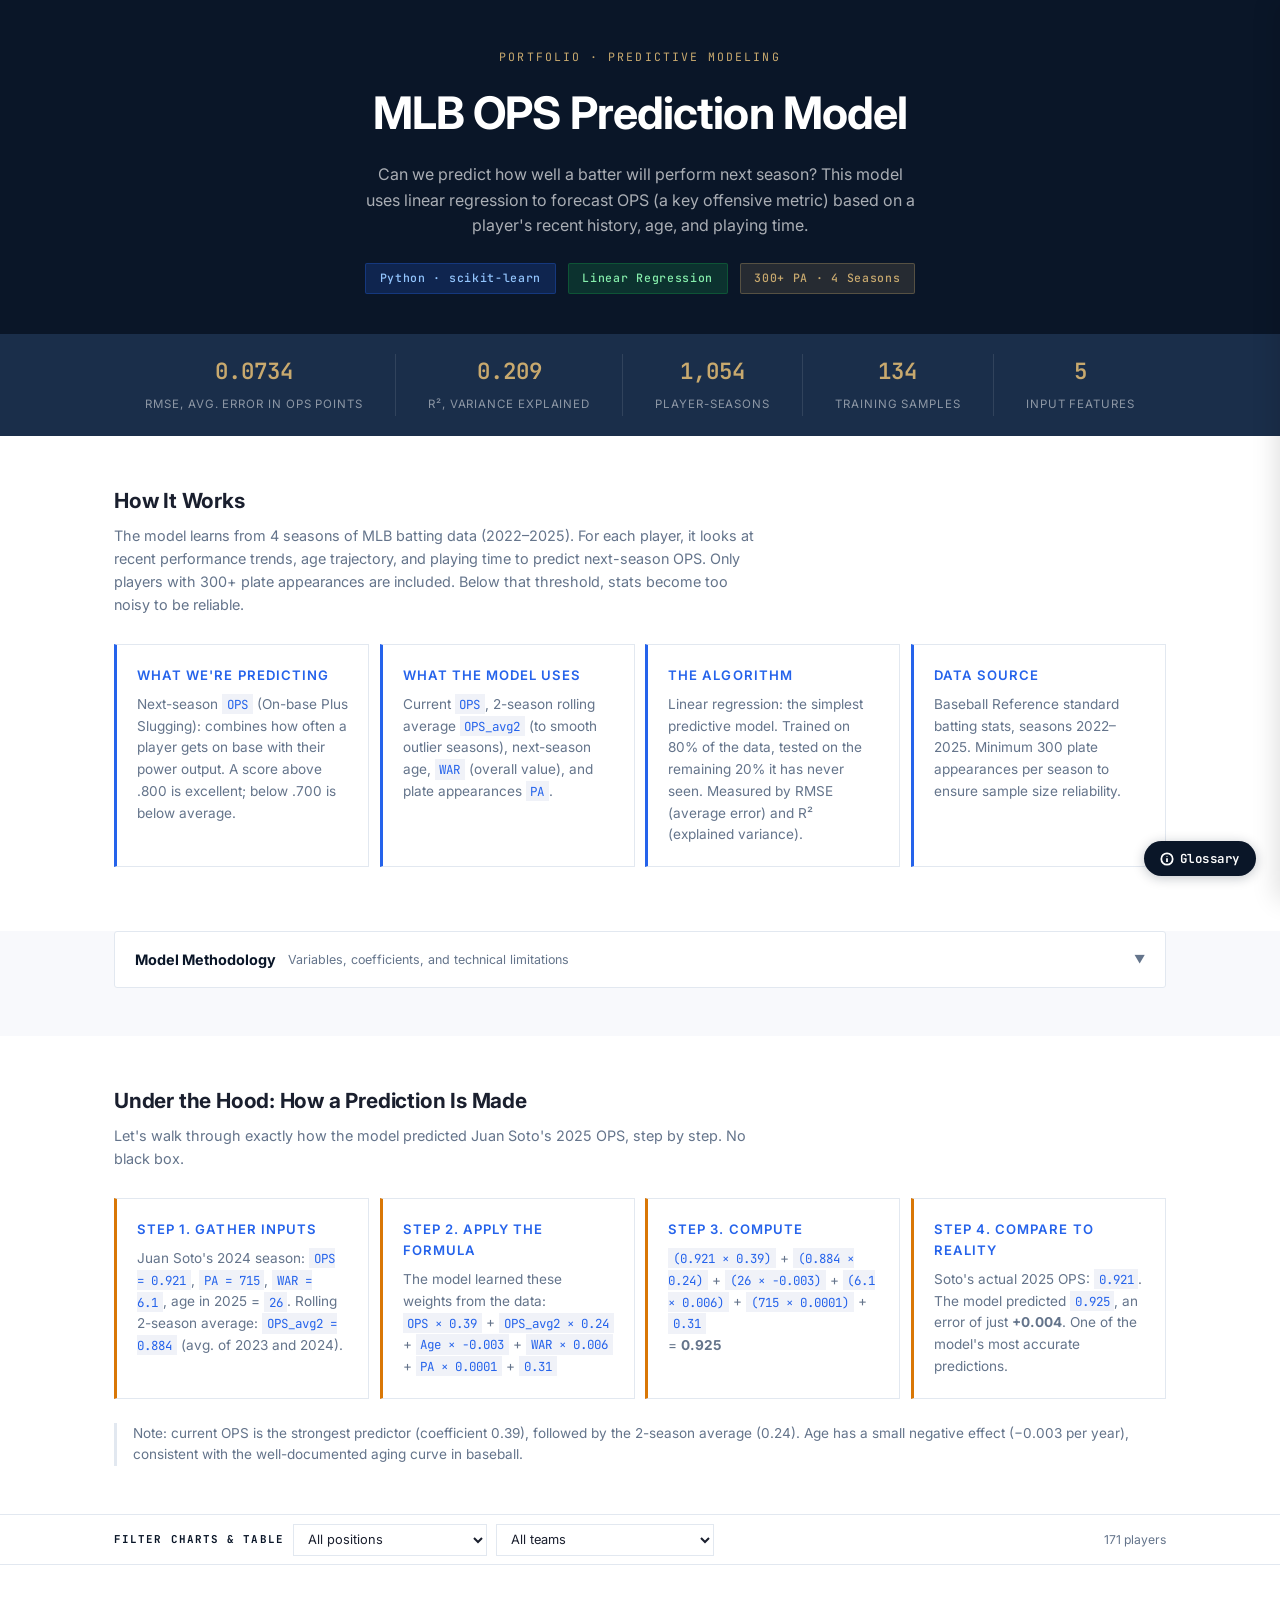
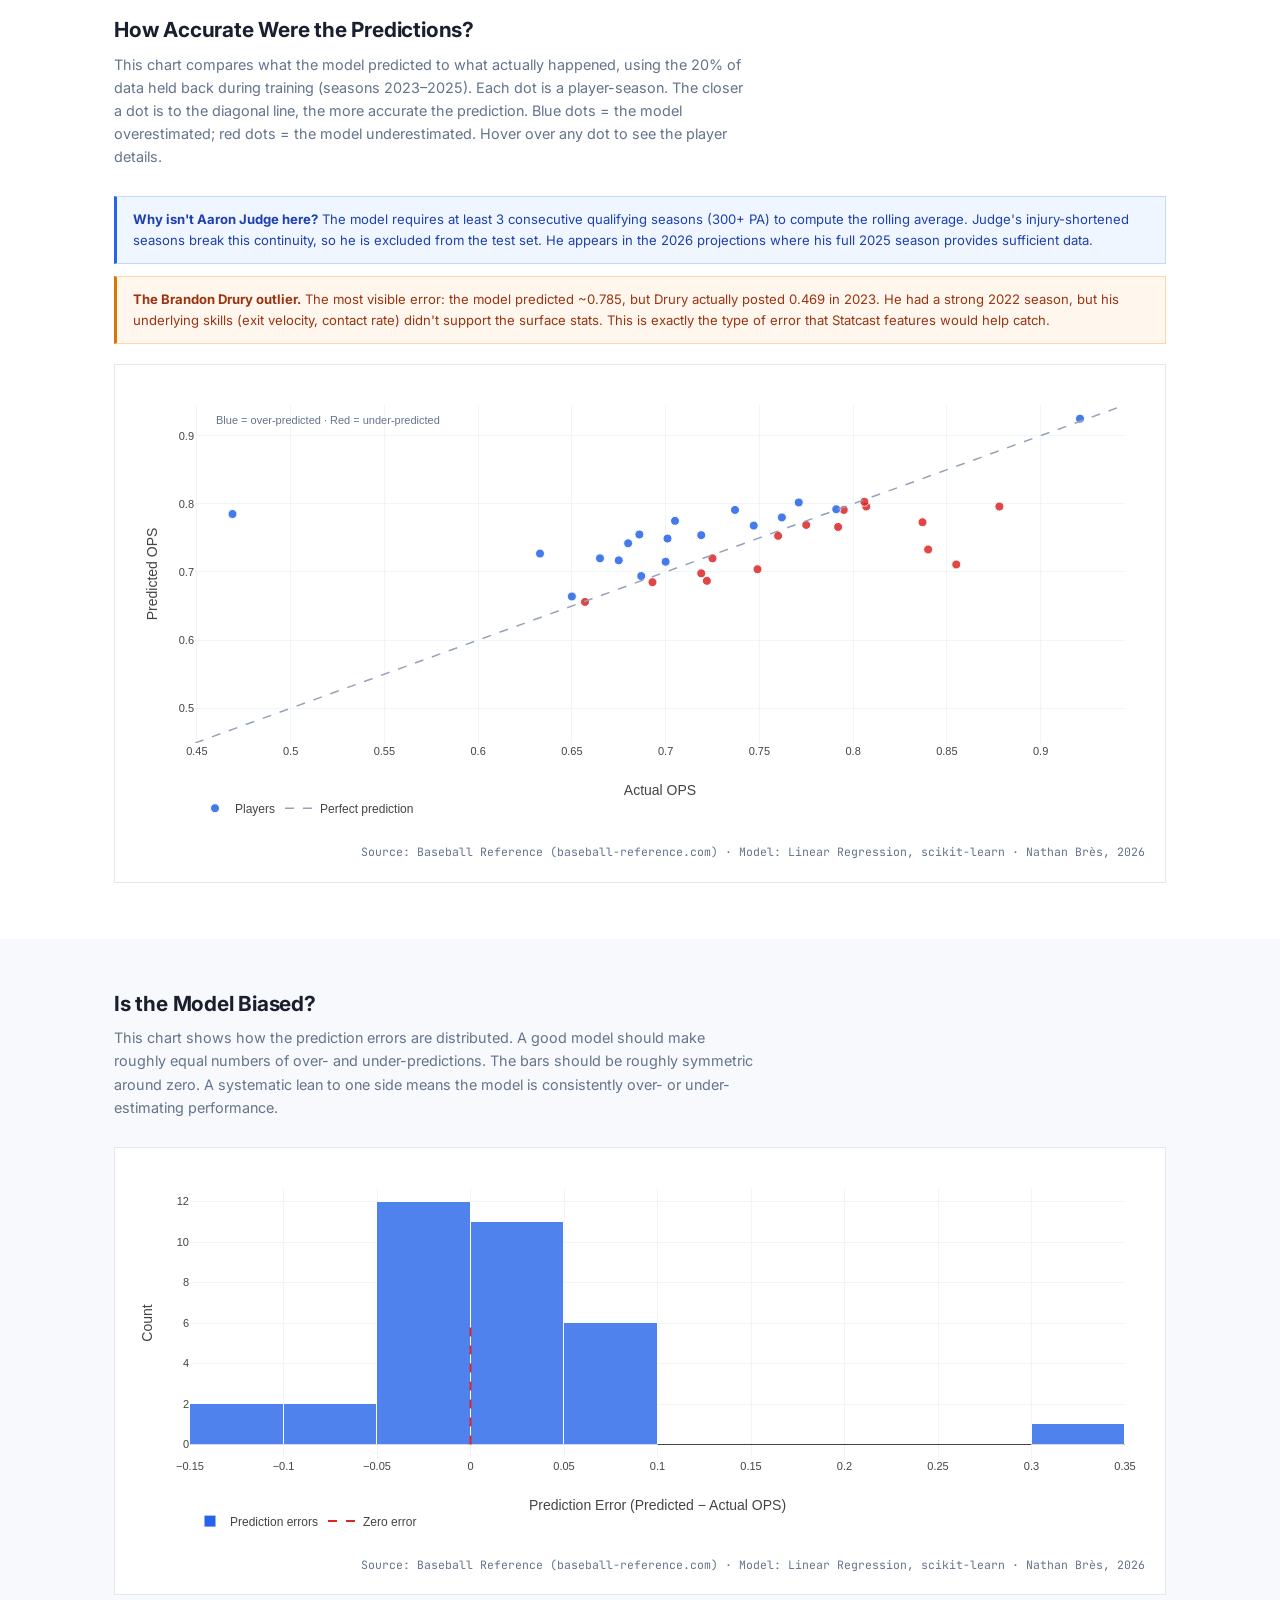
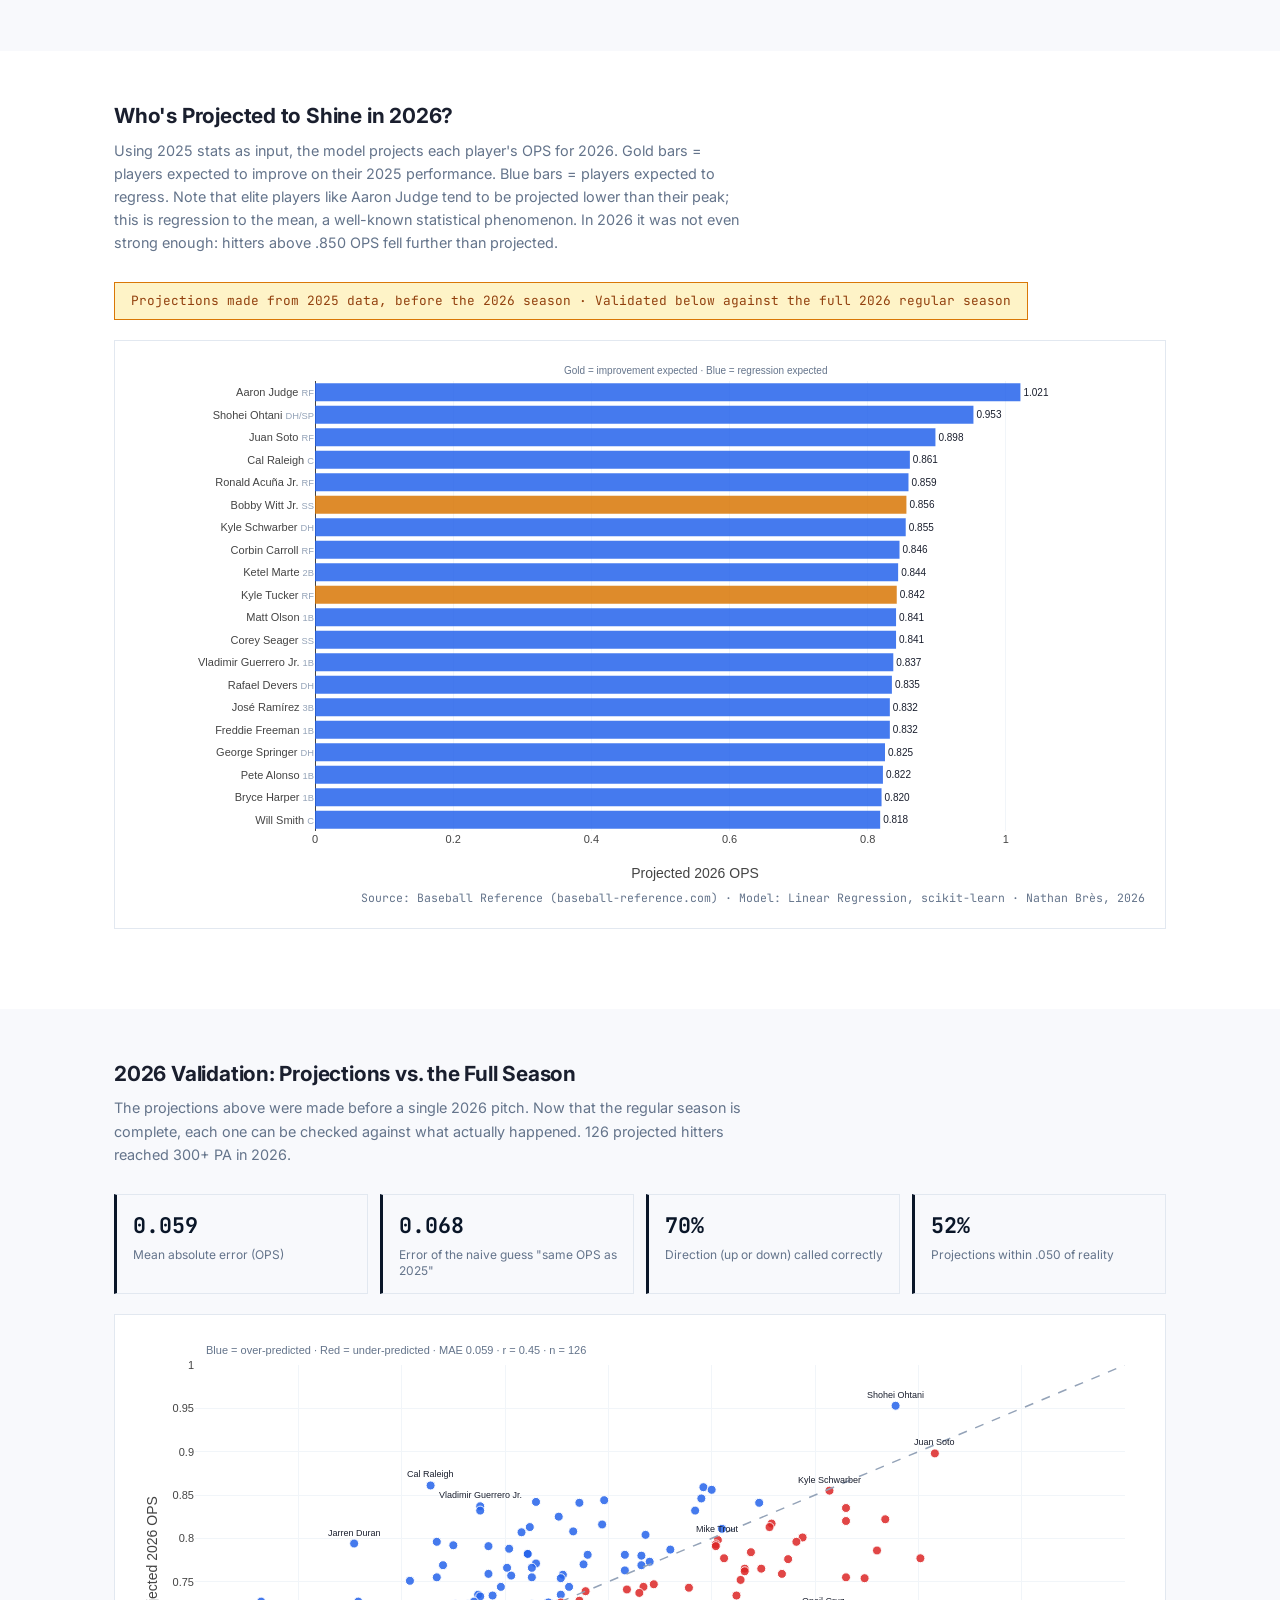
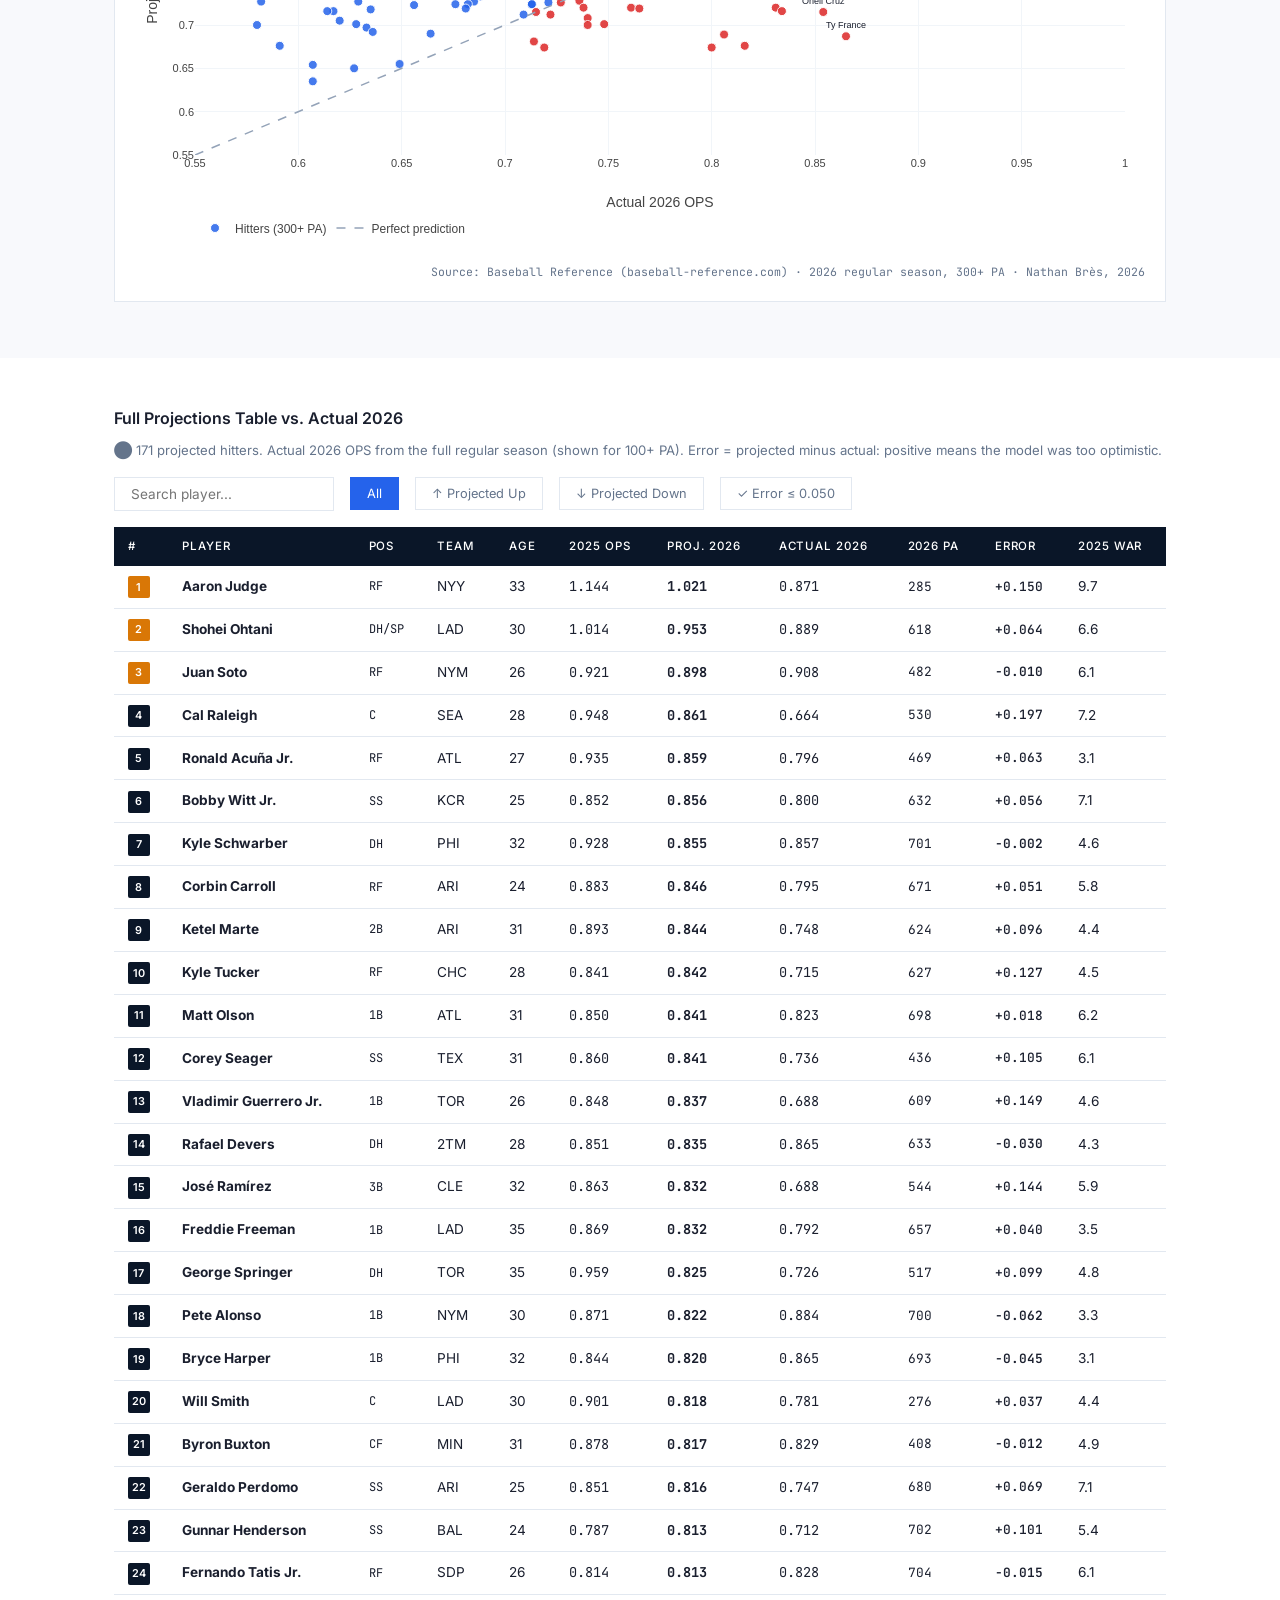
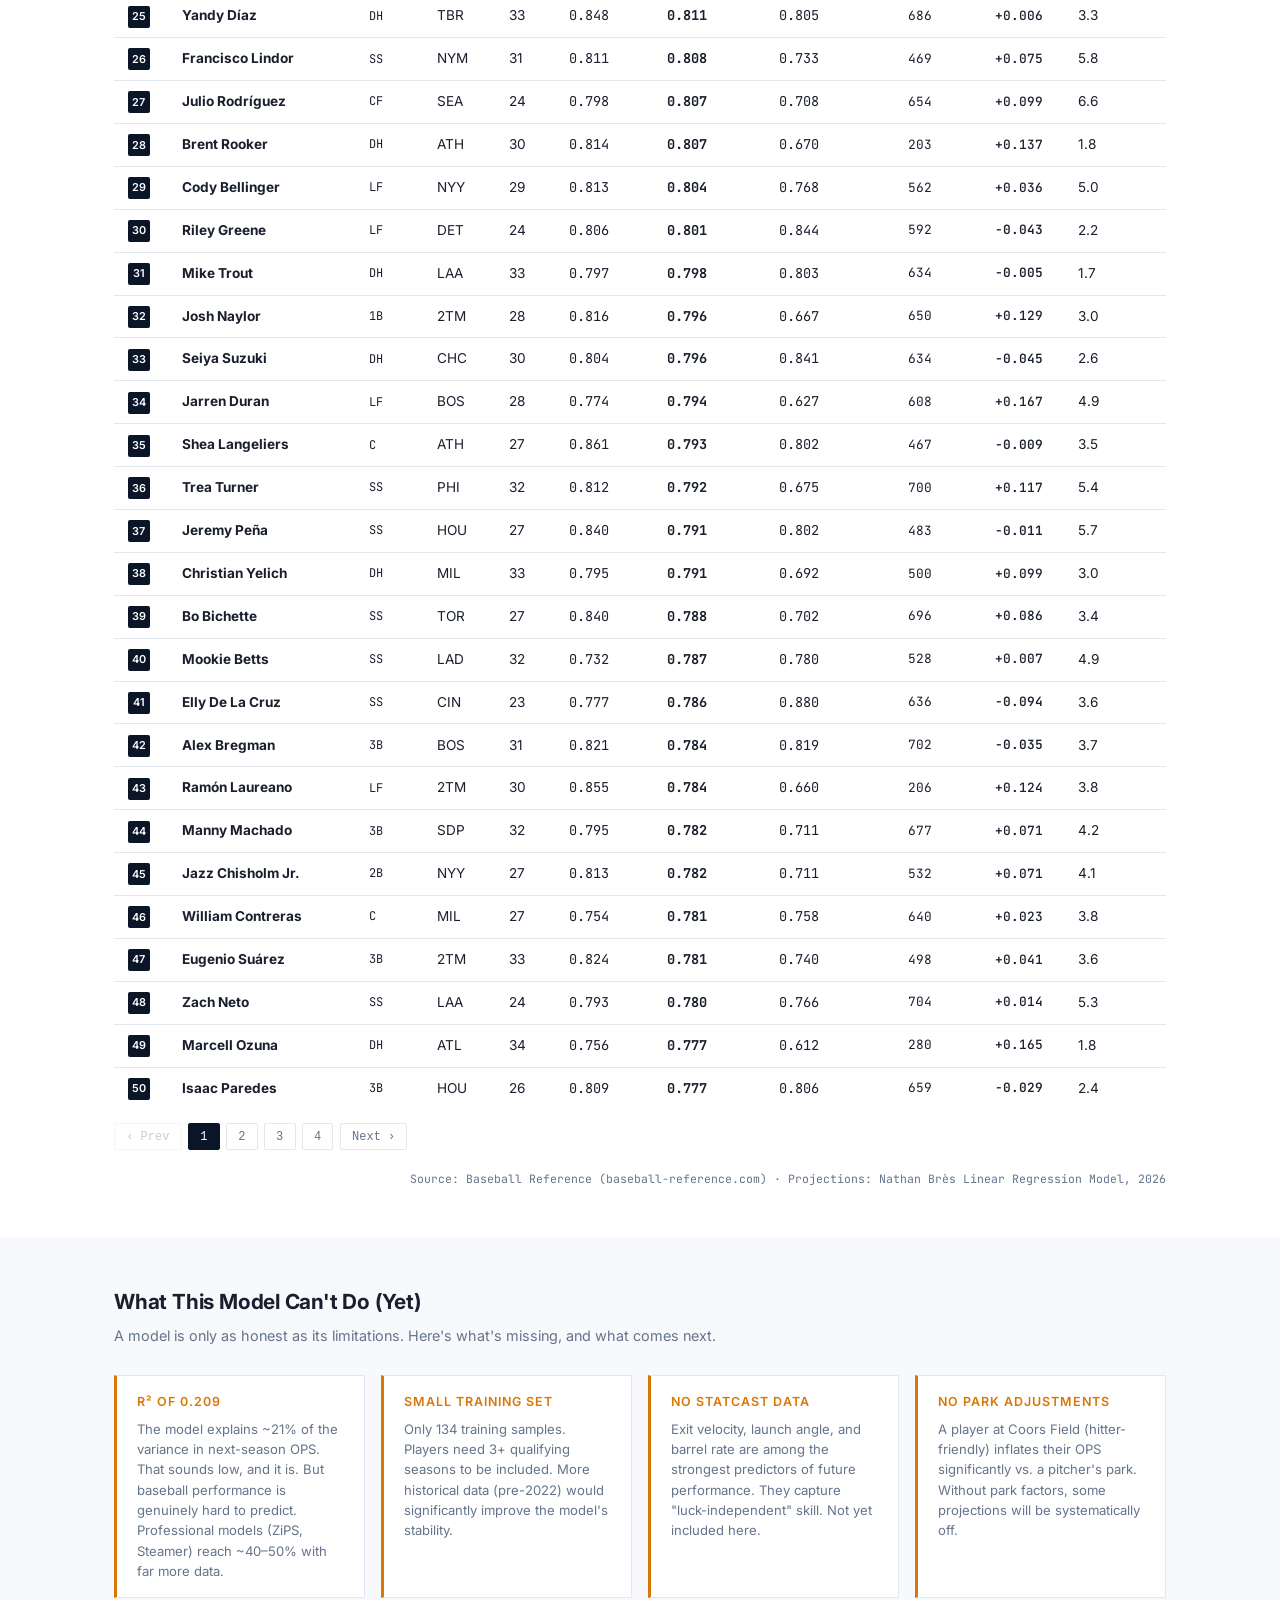
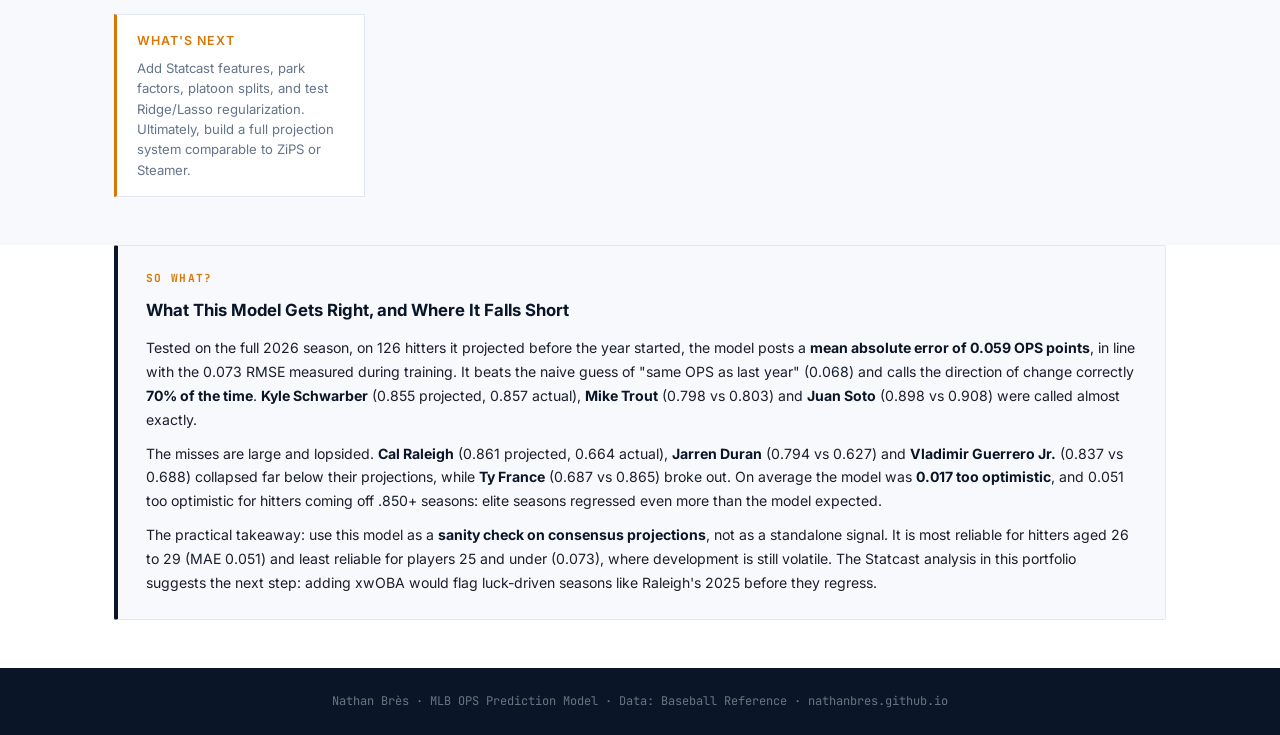
<file: ops-model.html>
<!DOCTYPE html>
<html lang="en">
<head>
  <meta charset="UTF-8" />
  <meta name="viewport" content="width=device-width, initial-scale=1.0" />
  <title>OPS Prediction Model | Nathan Brès</title>
  <script src="https://cdn.plot.ly/plotly-2.27.0.min.js"></script>
  <script src="js/filters.js"></script>
  <link href="https://fonts.googleapis.com/css2?family=Inter:wght@300;400;500;600;700&family=JetBrains+Mono:wght@400;500&display=swap" rel="stylesheet" />
  <style>
    td.pos{font-family:var(--mono);font-size:.75rem;color:var(--muted);white-space:nowrap}
    :root {
      --bg: #ffffff;
      --bg2: #f8f9fc;
      --bg3: #f0f2f8;
      --navy: #0A1628;
      --navy2: #1a2e4a;
      --text: #1a1f2e;
      --muted: #64748b;
      --border: #e2e8f0;
      --blue: #2563eb;
      --green: #16a34a;
      --red: #dc2626;
      --gold: #d97706;
      --font: 'Inter', sans-serif;
      --mono: 'JetBrains Mono', monospace;
    }
    * { box-sizing: border-box; margin: 0; padding: 0; }
    body { font-family: var(--font); background: var(--bg); color: var(--text); line-height: 1.6; }

    .page-header { background: var(--navy); color: white; padding: 3rem 2rem 2.5rem; text-align: center; }
    .page-header .eyebrow { font-family: var(--mono); font-size: 0.72rem; letter-spacing: 0.18em; text-transform: uppercase; color: #C8A96E; margin-bottom: 0.75rem; }
    .page-header h1 { font-size: clamp(1.8rem, 4vw, 2.8rem); font-weight: 700; letter-spacing: -0.02em; margin-bottom: 0.75rem; }
    .page-header p { font-size: 1rem; color: rgba(255,255,255,0.65); max-width: 560px; margin: 0 auto 1.5rem; }
    .model-badges { display: flex; gap: 0.75rem; justify-content: center; flex-wrap: wrap; }
    .badge { font-family: var(--mono); font-size: 0.72rem; padding: 0.35rem 0.85rem; border-radius: 2px; letter-spacing: 0.06em; font-weight: 500; }
    .badge-blue  { background: rgba(37,99,235,0.2); color: #93c5fd; border: 1px solid rgba(37,99,235,0.3); }
    .badge-green { background: rgba(22,163,74,0.2); color: #86efac; border: 1px solid rgba(22,163,74,0.3); }
    .badge-gold  { background: rgba(200,169,110,0.15); color: #C8A96E; border: 1px solid rgba(200,169,110,0.3); }

    .stats-bar { background: var(--navy2); padding: 1.25rem 2rem; }
    .stats-inner { max-width: 1100px; margin: 0 auto; display: flex; gap: 2rem; justify-content: center; flex-wrap: wrap; }
    .stat-item { text-align: center; }
    .stat-value { font-family: var(--mono); font-size: 1.4rem; font-weight: 600; color: #C8A96E; display: block; }
    .stat-label { font-size: 0.72rem; color: rgba(255,255,255,0.5); letter-spacing: 0.08em; text-transform: uppercase; }
    .stat-divider { width: 1px; background: rgba(255,255,255,0.1); align-self: stretch; }

    .container { max-width: 1100px; margin: 0 auto; padding: 0 1.5rem; }
    .section { padding: 3rem 1.5rem; }
    .section:nth-child(even) { background: var(--bg2); }
    .section-title { font-size: 1.3rem; font-weight: 700; color: var(--text); margin-bottom: 0.4rem; letter-spacing: -0.01em; }
    .section-desc { font-size: 0.9rem; color: var(--muted); margin-bottom: 1.75rem; max-width: 640px; }

    .method-grid { display: grid; grid-template-columns: repeat(auto-fit, minmax(240px, 1fr)); gap: 1rem; margin-bottom: 1.5rem; }
    .method-card { background: var(--bg); border: 1px solid var(--border); padding: 1.25rem; border-left: 3px solid var(--blue); }
    .method-card h4 { font-size: 0.82rem; font-weight: 600; color: var(--blue); text-transform: uppercase; letter-spacing: 0.08em; margin-bottom: 0.5rem; }
    .method-card p { font-size: 0.85rem; color: var(--muted); line-height: 1.6; }
    .method-card code { font-family: var(--mono); font-size: 0.78rem; background: var(--bg3); padding: 0.1rem 0.3rem; color: var(--blue); }

    .chart-box { background: var(--bg); border: 1px solid var(--border); padding: 1.25rem; margin-bottom: 0.5rem; }
    .chart-source { font-size: 0.72rem; color: var(--muted); font-family: var(--mono); text-align: right; padding-top: 0.5rem; }

    .disclaimer { display: inline-flex; align-items: center; gap: 0.5rem; background: #fef3c7; border: 1px solid #d97706; padding: 0.5rem 1rem; margin-bottom: 1.25rem; font-size: 0.8rem; color: #92400e; font-family: var(--mono); }

    .table-controls { display: flex; gap: 1rem; margin-bottom: 1rem; flex-wrap: wrap; align-items: center; }
    .search-input { padding: 0.5rem 1rem; border: 1px solid var(--border); background: var(--bg); font-family: var(--font); font-size: 0.85rem; color: var(--text); outline: none; width: 220px; }
    .search-input:focus { border-color: var(--blue); }
    .filter-btn { padding: 0.5rem 1rem; border: 1px solid var(--border); background: var(--bg); font-family: var(--font); font-size: 0.8rem; color: var(--muted); cursor: pointer; transition: all 0.15s; }
    .filter-btn.active, .filter-btn:hover { background: var(--blue); color: white; border-color: var(--blue); }

    .proj-table { width: 100%; border-collapse: collapse; font-size: 0.85rem; }
    .proj-table th { background: var(--navy); color: white; padding: 0.65rem 0.85rem; text-align: left; font-size: 0.72rem; letter-spacing: 0.08em; text-transform: uppercase; font-weight: 500; cursor: pointer; user-select: none; white-space: nowrap; }
    .proj-table th:hover { background: var(--navy2); }
    .proj-table td { padding: 0.6rem 0.85rem; border-bottom: 1px solid var(--border); color: var(--text); }
    .proj-table tr:hover td { background: var(--bg2); }
    .proj-table tr:last-child td { border-bottom: none; }

    .change-pos { color: var(--green); font-weight: 600; font-family: var(--mono); font-size: 0.8rem; }
    .change-neg { color: var(--red); font-weight: 500; font-family: var(--mono); font-size: 0.8rem; }
    .ops-val { font-family: var(--mono); font-size: 0.85rem; }
    .rank-badge { display: inline-flex; align-items: center; justify-content: center; width: 22px; height: 22px; background: var(--navy); color: white; font-size: 0.68rem; font-weight: 600; border-radius: 2px; }
    .rank-badge.top3 { background: #d97706; }

    .limit-grid { display: grid; grid-template-columns: repeat(auto-fit, minmax(200px, 1fr)); gap: 1rem; }
    .limit-card { background: var(--bg); border: 1px solid var(--border); border-left: 3px solid var(--gold); padding: 1rem 1.25rem; }
    .limit-card h4 { font-size: 0.78rem; font-weight: 600; color: var(--gold); text-transform: uppercase; letter-spacing: 0.08em; margin-bottom: 0.4rem; }
    .limit-card p { font-size: 0.82rem; color: var(--muted); line-height: 1.55; }

    .page-footer { background: var(--navy); color: rgba(255,255,255,0.4); text-align: center; padding: 1.5rem; font-size: 0.75rem; font-family: var(--mono); }

    .val-grid{display:grid;grid-template-columns:repeat(auto-fit,minmax(170px,1fr));gap:.75rem;margin-bottom:1.25rem}
    .val-card{background:var(--bg2);border:1px solid var(--border);border-left:3px solid var(--navy);padding:.85rem 1rem;display:flex;flex-direction:column;gap:.25rem}
    .val-num{font-family:var(--mono);font-size:1.35rem;font-weight:700;color:var(--navy)}
    .val-lbl{font-size:.75rem;color:var(--muted);line-height:1.35}
    .pagination{display:flex;gap:.4rem;align-items:center;margin-top:.85rem;flex-wrap:wrap}
  .page-btn{padding:.35rem .7rem;border:1px solid #e2e8f0;background:#fff;font-family:'IBM Plex Mono',monospace;font-size:.75rem;color:#64748b;cursor:pointer;border-radius:2px;transition:all .15s}
  .page-btn:hover,.page-btn.active{background:#0A1628;color:#fff;border-color:#0A1628}
  .page-btn:disabled{opacity:.35;cursor:default}
  @media (max-width: 640px) {
      .stats-inner { gap: 1rem; }
      .stat-divider { display: none; }
      .proj-table { font-size: 0.75rem; }
      .proj-table th, .proj-table td { padding: 0.4rem 0.5rem; }
      .proj-table th:nth-child(9), .proj-table td:nth-child(9) { display: none; }
      .chart-source { font-size: 0.65rem; text-align: left; line-height: 1.4; }
      .method-grid { grid-template-columns: 1fr; }
      .limit-grid { grid-template-columns: 1fr; }
    }
  .method-details{border:1px solid var(--border);border-radius:3px;background:var(--bg)}
    .method-summary{display:flex;align-items:center;gap:.75rem;padding:1rem 1.25rem;cursor:pointer;list-style:none;user-select:none}
    .method-summary::-webkit-details-marker{display:none}
    .method-summary:hover{background:var(--bg2)}
    .method-label{font-weight:700;font-size:.9rem;color:var(--navy)}
    .method-hint{font-size:.78rem;color:var(--muted);flex:1}
    .method-chevron{font-size:.7rem;color:var(--muted);transition:transform .2s}
    details[open] .method-chevron{transform:rotate(180deg)}
    .method-body{padding:1.25rem 1.25rem 1.5rem;border-top:1px solid var(--border)}
    .method-intro{font-size:.85rem;color:var(--text);line-height:1.6;margin-bottom:1.25rem}
    .method-h3{font-size:.8rem;font-weight:700;text-transform:uppercase;letter-spacing:.08em;color:var(--muted);margin:1.25rem 0 .6rem}
    .method-formula{background:var(--bg2);border:1px solid var(--border);border-radius:2px;padding:.9rem 1rem;margin-bottom:1rem}
    .method-formula code{font-family:var(--mono);font-size:.78rem;color:var(--navy);line-height:1.6}
    .method-grid{display:grid;grid-template-columns:repeat(auto-fill,minmax(240px,1fr));gap:.65rem;margin-bottom:1rem}
    .method-comp{background:var(--bg2);border:1px solid var(--border);border-radius:2px;padding:.8rem .9rem}
    .method-comp-header{display:flex;align-items:center;gap:.5rem;margin-bottom:.35rem}
    .method-weight{background:var(--navy);color:#fff;font-family:var(--mono);font-size:.7rem;font-weight:700;padding:.15rem .4rem;border-radius:2px}
    .method-comp-name{font-weight:700;font-size:.82rem;color:var(--navy)}
    .method-comp-desc{font-size:.78rem;color:var(--muted);line-height:1.5;margin:0}
    .method-example{background:var(--bg2);border:1px solid var(--border);border-radius:2px;overflow:hidden;margin-bottom:1rem}
    .method-ex-row{display:grid;grid-template-columns:140px 1fr 1fr;align-items:center;padding:.5rem .9rem;border-bottom:1px solid var(--border);font-size:.78rem}
    .method-ex-row:last-child{border-bottom:none}
    .method-ex-row.highlight{background:#f0fdf4}
    .method-ex-label{font-family:var(--mono);font-size:.72rem;color:var(--muted)}
    .method-ex-val{font-weight:700;color:var(--navy)}
    .method-ex-note{color:var(--muted);font-size:.72rem}
    .method-caveat{font-size:.75rem;color:var(--muted);line-height:1.55;font-style:italic;margin:0}
    @media(max-width:640px){.method-ex-row{grid-template-columns:120px 1fr}.method-ex-note{display:none}.method-grid{grid-template-columns:1fr}}
    
    .takeaway{background:var(--bg2);border:1px solid var(--border);border-left:4px solid var(--navy);border-radius:2px;padding:1.5rem 1.75rem;margin-top:0}
    .takeaway-label{font-family:var(--mono);font-size:.7rem;font-weight:700;text-transform:uppercase;letter-spacing:.12em;color:var(--gold);margin-bottom:.6rem}
    .takeaway-title{font-size:1.05rem;font-weight:700;color:var(--navy);margin-bottom:.75rem}
    .takeaway p{font-size:.88rem;color:var(--text);line-height:1.7;margin:0 0 .6rem}
    .takeaway p:last-child{margin:0}
    .takeaway strong{color:var(--navy)}
    </style>
</head>
<body>

<div class="page-header">
  <p class="eyebrow">Portfolio · Predictive Modeling</p>
  <h1>MLB OPS Prediction Model</h1>
  <p>Can we predict how well a batter will perform next season? This model uses linear regression to forecast OPS (a key offensive metric) based on a player's recent history, age, and playing time.</p>
  <div class="model-badges">
    <span class="badge badge-blue">Python · scikit-learn</span>
    <span class="badge badge-green">Linear Regression</span>
    <span class="badge badge-gold">300+ PA · 4 Seasons</span>
  </div>
</div>

<div class="stats-bar">
  <div class="stats-inner">
    <div class="stat-item"><span class="stat-value">0.0734</span><span class="stat-label">RMSE, avg. error in OPS points</span></div>
    <div class="stat-divider"></div>
    <div class="stat-item"><span class="stat-value">0.209</span><span class="stat-label">R², variance explained</span></div>
    <div class="stat-divider"></div>
    <div class="stat-item"><span class="stat-value">1,054</span><span class="stat-label">Player-Seasons</span></div>
    <div class="stat-divider"></div>
    <div class="stat-item"><span class="stat-value">134</span><span class="stat-label">Training Samples</span></div>
    <div class="stat-divider"></div>
    <div class="stat-item"><span class="stat-value">5</span><span class="stat-label">Input Features</span></div>
  </div>
</div>

<div class="section">
  <div class="container">
    <h2 class="section-title">How It Works</h2>
    <p class="section-desc">The model learns from 4 seasons of MLB batting data (2022–2025). For each player, it looks at recent performance trends, age trajectory, and playing time to predict next-season OPS. Only players with 300+ plate appearances are included. Below that threshold, stats become too noisy to be reliable.</p>
    <div class="method-grid">
      <div class="method-card">
        <h4>What We're Predicting</h4>
        <p>Next-season <code>OPS</code> (On-base Plus Slugging): combines how often a player gets on base with their power output. A score above .800 is excellent; below .700 is below average.</p>
      </div>
      <div class="method-card">
        <h4>What the Model Uses</h4>
        <p>Current <code>OPS</code>, 2-season rolling average <code>OPS_avg2</code> (to smooth outlier seasons), next-season age, <code>WAR</code> (overall value), and plate appearances <code>PA</code>.</p>
      </div>
      <div class="method-card">
        <h4>The Algorithm</h4>
        <p>Linear regression: the simplest predictive model. Trained on 80% of the data, tested on the remaining 20% it has never seen. Measured by RMSE (average error) and R² (explained variance).</p>
      </div>
      <div class="method-card">
        <h4>Data Source</h4>
        <p>Baseball Reference standard batting stats, seasons 2022–2025. Minimum 300 plate appearances per season to ensure sample size reliability.</p>
      </div>
    </div>
  </div>
</div>

<div class="section" style="padding-top:0">
  <div class="container">
    <details class="method-details">
      <summary class="method-summary">
        <span class="method-label">Model Methodology</span>
        <span class="method-hint">Variables, coefficients, and technical limitations</span>
        <span class="method-chevron">&#9660;</span>
      </summary>
      <div class="method-body">
        <p class="method-intro">The model is a <strong>multivariate linear regression</strong> trained on 4 seasons of MLB batting data (2022&ndash;2025). It predicts next-season OPS from 5 input features derived from a player&rsquo;s recent history.</p>
        <h3 class="method-h3">Input Features</h3>
        <div class="method-grid">
          <div class="method-comp"><div class="method-comp-header"><span class="method-weight">X1</span><span class="method-comp-name">OPS (previous season)</span></div><p class="method-comp-desc">Raw OPS from the season immediately before the prediction year. Strongest single predictor due to year-to-year autocorrelation (~0.60).</p></div>
          <div class="method-comp"><div class="method-comp-header"><span class="method-weight">X2</span><span class="method-comp-name">2-season rolling avg OPS</span></div><p class="method-comp-desc">Average OPS over the two most recent seasons. Smooths outlier years and captures underlying true-talent level better than a single season.</p></div>
          <div class="method-comp"><div class="method-comp-header"><span class="method-weight">X3</span><span class="method-comp-name">Plate Appearances</span></div><p class="method-comp-desc">Total PA in the previous season. Controls for playing time: a 650-PA season carries more signal than a 300-PA season. Also proxies for injury history.</p></div>
          <div class="method-comp"><div class="method-comp-header"><span class="method-weight">X4</span><span class="method-comp-name">Age</span></div><p class="method-comp-desc">Player age entering the prediction season. Captures aging curves: production typically peaks at 27&ndash;29 and declines thereafter.</p></div>
          <div class="method-comp"><div class="method-comp-header"><span class="method-weight">X5</span><span class="method-comp-name">WAR (previous season)</span></div><p class="method-comp-desc">Baseball Reference WAR. Adds defensive and baserunning context that OPS alone misses, distinguishing all-around contributors from pure hitters.</p></div>
        </div>
        <h3 class="method-h3">Model Performance</h3>
        <div class="method-example">
          <div class="method-ex-row"><span class="method-ex-label">RMSE</span><span class="method-ex-val">0.0734</span><span class="method-ex-note">avg prediction error in OPS points</span></div>
          <div class="method-ex-row"><span class="method-ex-label">R&sup2;</span><span class="method-ex-val">0.209</span><span class="method-ex-note">21% of next-season OPS variance explained</span></div>
          <div class="method-ex-row"><span class="method-ex-label">Training data</span><span class="method-ex-val">134 players</span><span class="method-ex-note">2022&ndash;2024 seasons, 300+ PA filter</span></div>
          <div class="method-ex-row"><span class="method-ex-label">Validation</span><span class="method-ex-val">2025 actuals</span><span class="method-ex-note">held-out year for out-of-sample testing</span></div>
          <div class="method-ex-row highlight"><span class="method-ex-label">2026 live test</span><span class="method-ex-val">MAE 0.059</span><span class="method-ex-note">126 hitters, full 2026 season, projected before it started</span></div>
        </div>
        <h3 class="method-h3">Known Limitations</h3>
        <div class="method-grid">
          <div class="method-comp"><div class="method-comp-header"><span class="method-weight" style="background:#dc2626">!</span><span class="method-comp-name">No Statcast inputs</span></div><p class="method-comp-desc">Exit velocity, launch angle, and xwOBA are not included. These are stronger predictors but reduce sample size significantly.</p></div>
          <div class="method-comp"><div class="method-comp-header"><span class="method-weight" style="background:#dc2626">!</span><span class="method-comp-name">Injury blind</span></div><p class="method-comp-desc">The model cannot predict injuries. PA from the prior year is a weak proxy for health.</p></div>
          <div class="method-comp"><div class="method-comp-header"><span class="method-weight" style="background:#dc2626">!</span><span class="method-comp-name">Small training set</span></div><p class="method-comp-desc">134 training observations is modest. R&sup2; of 0.21 means 79% of variance is unexplained, which is honest but limiting.</p></div>
          <div class="method-comp"><div class="method-comp-header"><span class="method-weight" style="background:#dc2626">!</span><span class="method-comp-name">Mean regression bias</span></div><p class="method-comp-desc">Projections are pulled toward the league average, yet in 2026 that pull was not strong enough for stars: hitters above .850 OPS in 2025 were over-projected by .051 on average.</p></div>
        </div>
        <p class="method-caveat">The model is intentionally simple and transparent. It is designed to demonstrate an analytical approach, not to compete with proprietary systems used by MLB front offices.</p>
      </div>
    </details>
  </div>
</div>


<div class="section">
  <div class="container">
    <h2 class="section-title">Under the Hood: How a Prediction Is Made</h2>
    <p class="section-desc">Let's walk through exactly how the model predicted Juan Soto's 2025 OPS, step by step. No black box.</p>
    <div class="method-grid" style="margin-bottom:1.5rem;">
      <div class="method-card" style="border-left-color:#d97706;">
        <h4>Step 1. Gather Inputs</h4>
        <p>Juan Soto's 2024 season: <code>OPS = 0.921</code>, <code>PA = 715</code>, <code>WAR = 6.1</code>, age in 2025 = <code>26</code>. Rolling 2-season average: <code>OPS_avg2 = 0.884</code> (avg. of 2023 and 2024).</p>
      </div>
      <div class="method-card" style="border-left-color:#d97706;">
        <h4>Step 2. Apply the Formula</h4>
        <p>The model learned these weights from the data:<br/>
        <code>OPS × 0.39</code> + <code>OPS_avg2 × 0.24</code> + <code>Age × −0.003</code> + <code>WAR × 0.006</code> + <code>PA × 0.0001</code> + <code>0.31</code></p>
      </div>
      <div class="method-card" style="border-left-color:#d97706;">
        <h4>Step 3. Compute</h4>
        <p><code>(0.921 × 0.39)</code> + <code>(0.884 × 0.24)</code> + <code>(26 × −0.003)</code> + <code>(6.1 × 0.006)</code> + <code>(715 × 0.0001)</code> + <code>0.31</code><br/>= <strong>0.925</strong></p>
      </div>
      <div class="method-card" style="border-left-color:#d97706;">
        <h4>Step 4. Compare to Reality</h4>
        <p>Soto's actual 2025 OPS: <code>0.921</code>. The model predicted <code>0.925</code>, an error of just <strong>+0.004</strong>. One of the model's most accurate predictions.</p>
      </div>
    </div>
    <p style="font-size:0.85rem; color:var(--muted); border-left:3px solid var(--border); padding-left:1rem;">Note: current OPS is the strongest predictor (coefficient 0.39), followed by the 2-season average (0.24). Age has a small negative effect (−0.003 per year), consistent with the well-documented aging curve in baseball.</p>
  </div>
</div>

<div class="section">
  <div class="container">
    <h2 class="section-title">How Accurate Were the Predictions?</h2>
    <p class="section-desc">This chart compares what the model predicted to what actually happened, using the 20% of data held back during training (seasons 2023–2025). Each dot is a player-season. The closer a dot is to the diagonal line, the more accurate the prediction. Blue dots = the model overestimated; red dots = the model underestimated. Hover over any dot to see the player details.</p>
    <div style="background:#eff6ff; border:1px solid #bfdbfe; padding:0.75rem 1rem; margin-bottom:0.75rem; font-size:0.82rem; color:#1e40af; border-left:3px solid var(--blue);">
      <strong>Why isn't Aaron Judge here?</strong> The model requires at least 3 consecutive qualifying seasons (300+ PA) to compute the rolling average. Judge's injury-shortened seasons break this continuity, so he is excluded from the test set. He appears in the 2026 projections where his full 2025 season provides sufficient data.
    </div>
    <div style="background:#fff7ed; border:1px solid #fed7aa; padding:0.75rem 1rem; margin-bottom:1.25rem; font-size:0.82rem; color:#9a3412; border-left:3px solid var(--gold);">
      <strong>The Brandon Drury outlier.</strong> The most visible error: the model predicted ~0.785, but Drury actually posted 0.469 in 2023. He had a strong 2022 season, but his underlying skills (exit velocity, contact rate) didn't support the surface stats. This is exactly the type of error that Statcast features would help catch.
    </div>
    <div class="chart-box">
      <div id="chart-scatter" style="height:450px;"></div>
      <div class="chart-source">Source: Baseball Reference (baseball-reference.com) · Model: Linear Regression, scikit-learn · Nathan Brès, 2026</div>
    </div>
  </div>
</div>

<div class="section">
  <div class="container">
    <h2 class="section-title">Is the Model Biased?</h2>
    <p class="section-desc">This chart shows how the prediction errors are distributed. A good model should make roughly equal numbers of over- and under-predictions. The bars should be roughly symmetric around zero. A systematic lean to one side means the model is consistently over- or under-estimating performance.</p>
    <div class="chart-box">
      <div id="chart-errors" style="height:380px;"></div>
      <div class="chart-source">Source: Baseball Reference (baseball-reference.com) · Model: Linear Regression, scikit-learn · Nathan Brès, 2026</div>
    </div>
  </div>
</div>

<div class="section">
  <div class="container">
    <h2 class="section-title">Who's Projected to Shine in 2026?</h2>
    <p class="section-desc">Using 2025 stats as input, the model projects each player's OPS for 2026. Gold bars = players expected to improve on their 2025 performance. Blue bars = players expected to regress. Note that elite players like Aaron Judge tend to be projected lower than their peak; this is regression to the mean, a well-known statistical phenomenon. In 2026 it was not even strong enough: hitters above .850 OPS fell further than projected.</p>
    <div class="disclaimer">Projections made from 2025 data, before the 2026 season · Validated below against the full 2026 regular season</div>
    <div class="chart-box" style="margin-bottom:2rem;">
      <div id="chart-proj" style="height:520px;"></div>
      <div class="chart-source">Source: Baseball Reference (baseball-reference.com) · Model: Linear Regression, scikit-learn · Nathan Brès, 2026</div>
    </div>

  </div>
</div>

<div class="section">
  <div class="container">
    <h2 class="section-title">2026 Validation: Projections vs. the Full Season</h2>
    <p class="section-desc">The projections above were made before a single 2026 pitch. Now that the regular season is complete, each one can be checked against what actually happened. 126 projected hitters reached 300+ PA in 2026.</p>
    <div class="val-grid">
      <div class="val-card"><span class="val-num">0.059</span><span class="val-lbl">Mean absolute error (OPS)</span></div>
      <div class="val-card"><span class="val-num">0.068</span><span class="val-lbl">Error of the naive guess "same OPS as 2025"</span></div>
      <div class="val-card"><span class="val-num">70%</span><span class="val-lbl">Direction (up or down) called correctly</span></div>
      <div class="val-card"><span class="val-num">52%</span><span class="val-lbl">Projections within .050 of reality</span></div>
    </div>
    <div class="chart-box">
      <div id="chart-val" style="height:520px;"></div>
      <div class="chart-source">Source: Baseball Reference (baseball-reference.com) · 2026 regular season, 300+ PA · Nathan Brès, 2026</div>
    </div>
  </div>
</div>

<div class="section">
  <div class="container">
    <h3 style="font-size:1rem; font-weight:600; margin-bottom:0.5rem; color:var(--text);">Full Projections Table vs. Actual 2026</h3>
    <p style="font-size:0.82rem; color:var(--muted); margin-bottom:1rem;">⬤ 171 projected hitters. Actual 2026 OPS from the full regular season (shown for 100+ PA). Error = projected minus actual: positive means the model was too optimistic.</p>
    <div class="table-controls">
      <input class="search-input" id="searchInput" type="text" placeholder="Search player..." />
      <button class="filter-btn active" onclick="filterTable('all', this)">All</button>
      <button class="filter-btn" onclick="filterTable('up', this)">↑ Projected Up</button>
      <button class="filter-btn" onclick="filterTable('down', this)">↓ Projected Down</button>
      <button class="filter-btn" onclick="filterTable('accurate', this)">✓ Error ≤ 0.050</button>
    </div>
    <div style="overflow-x:auto;">
      <table class="proj-table" id="projTable">
        <thead>
          <tr>
            <th>#</th>
            <th>Player</th>
            <th>Pos</th>
            <th>Team</th>
            <th>Age</th>
            <th>2025 OPS</th>
            <th>Proj. 2026</th>
            <th>Actual 2026</th>
            <th>2026 PA</th>
            <th>Error</th>
            <th>2025 WAR</th>
          </tr>
        </thead>
        <tbody id="tableBody"></tbody>
      </table>
    </div>
    <div class="pagination" id="opsPagination"></div>
    <div class="chart-source" style="margin-top:0.75rem;">Source: Baseball Reference (baseball-reference.com) · Projections: Nathan Brès Linear Regression Model, 2026</div>
  </div>
</div>

<div class="section">
  <div class="container">
    <h2 class="section-title">What This Model Can't Do (Yet)</h2>
    <p class="section-desc">A model is only as honest as its limitations. Here's what's missing, and what comes next.</p>
    <div class="limit-grid">
      <div class="limit-card">
        <h4>R² of 0.209</h4>
        <p>The model explains ~21% of the variance in next-season OPS. That sounds low, and it is. But baseball performance is genuinely hard to predict. Professional models (ZiPS, Steamer) reach ~40–50% with far more data.</p>
      </div>
      <div class="limit-card">
        <h4>Small Training Set</h4>
        <p>Only 134 training samples. Players need 3+ qualifying seasons to be included. More historical data (pre-2022) would significantly improve the model's stability.</p>
      </div>
      <div class="limit-card">
        <h4>No Statcast Data</h4>
        <p>Exit velocity, launch angle, and barrel rate are among the strongest predictors of future performance. They capture "luck-independent" skill. Not yet included here.</p>
      </div>
      <div class="limit-card">
        <h4>No Park Adjustments</h4>
        <p>A player at Coors Field (hitter-friendly) inflates their OPS significantly vs. a pitcher's park. Without park factors, some projections will be systematically off.</p>
      </div>
      <div class="limit-card">
        <h4>What's Next</h4>
        <p>Add Statcast features, park factors, platoon splits, and test Ridge/Lasso regularization. Ultimately, build a full projection system comparable to ZiPS or Steamer.</p>
      </div>
    </div>
  </div>
</div>

<div class="section" style="padding-top:0">
  <div class="container">
    <div class="takeaway">
      <div class="takeaway-label">So What?</div>
      <div class="takeaway-title">What This Model Gets Right, and Where It Falls Short</div>
      <p>Tested on the full 2026 season, on 126 hitters it projected before the year started, the model posts a <strong>mean absolute error of 0.059 OPS points</strong>, in line with the 0.073 RMSE measured during training. It beats the naive guess of "same OPS as last year" (0.068) and calls the direction of change correctly <strong>70% of the time</strong>. <strong>Kyle Schwarber</strong> (0.855 projected, 0.857 actual), <strong>Mike Trout</strong> (0.798 vs 0.803) and <strong>Juan Soto</strong> (0.898 vs 0.908) were called almost exactly.</p>
      <p>The misses are large and lopsided. <strong>Cal Raleigh</strong> (0.861 projected, 0.664 actual), <strong>Jarren Duran</strong> (0.794 vs 0.627) and <strong>Vladimir Guerrero Jr.</strong> (0.837 vs 0.688) collapsed far below their projections, while <strong>Ty France</strong> (0.687 vs 0.865) broke out. On average the model was <strong>0.017 too optimistic</strong>, and 0.051 too optimistic for hitters coming off .850+ seasons: elite seasons regressed even more than the model expected.</p>
      <p>The practical takeaway: use this model as a <strong>sanity check on consensus projections</strong>, not as a standalone signal. It is most reliable for hitters aged 26 to 29 (MAE 0.051) and least reliable for players 25 and under (0.073), where development is still volatile. The Statcast analysis in this portfolio suggests the next step: adding xwOBA would flag luck-driven seasons like Raleigh's 2025 before they regress.</p>
    </div>
  </div>
</div>

<div class="page-footer">
  Nathan Brès · MLB OPS Prediction Model · Data: Baseball Reference · nathanbres.github.io
</div>

<script>
const predictedVsActual = [{"Player": "Luis Arraez", "Pos": "1B", "Team": "SDP", "Season": 2024, "Actual_OPS": 0.719, "Predicted_OPS": 0.754}, {"Player": "Rowdy Tellez", "Pos": "1B", "Team": "PIT", "Season": 2024, "Actual_OPS": 0.719, "Predicted_OPS": 0.698}, {"Player": "Josh Bell", "Pos": "DH", "Team": "CLE", "Season": 2023, "Actual_OPS": 0.725, "Predicted_OPS": 0.72}, {"Player": "Isaac Paredes", "Pos": "3B", "Team": "2TM", "Season": 2024, "Actual_OPS": 0.792, "Predicted_OPS": 0.766}, {"Player": "Lars Nootbaar", "Pos": "RF", "Team": "STL", "Season": 2024, "Actual_OPS": 0.686, "Predicted_OPS": 0.755}, {"Player": "Carlos Santana", "Pos": "1B", "Team": "PIT", "Season": 2023, "Actual_OPS": 0.749, "Predicted_OPS": 0.704}, {"Player": "Manny Machado", "Pos": "3B", "Team": "SDP", "Season": 2024, "Actual_OPS": 0.795, "Predicted_OPS": 0.791}, {"Player": "Josh Naylor", "Pos": "1B", "Team": "2TM", "Season": 2025, "Actual_OPS": 0.807, "Predicted_OPS": 0.796}, {"Player": "Willson Contreras", "Pos": "C", "Team": "STL", "Season": 2024, "Actual_OPS": 0.791, "Predicted_OPS": 0.792}, {"Player": "Mark Canha", "Pos": "1B", "Team": "2TM", "Season": 2024, "Actual_OPS": 0.687, "Predicted_OPS": 0.694}, {"Player": "Brendan Donovan", "Pos": "LF", "Team": "STL", "Season": 2024, "Actual_OPS": 0.775, "Predicted_OPS": 0.769}, {"Player": "Elias Díaz", "Pos": "C", "Team": "2TM", "Season": 2024, "Actual_OPS": 0.693, "Predicted_OPS": 0.685}, {"Player": "Brandon Drury", "Pos": "2B", "Team": "LAA", "Season": 2023, "Actual_OPS": 0.469, "Predicted_OPS": 0.785}, {"Player": "Jeremy Peña", "Pos": "SS", "Team": "HOU", "Season": 2024, "Actual_OPS": 0.84, "Predicted_OPS": 0.733}, {"Player": "Byron Buxton", "Pos": "CF", "Team": "MIN", "Season": 2024, "Actual_OPS": 0.878, "Predicted_OPS": 0.796}, {"Player": "Carlos Santana", "Pos": "1B", "Team": "2TM", "Season": 2025, "Actual_OPS": 0.65, "Predicted_OPS": 0.664}, {"Player": "Ramón Laureano", "Pos": "RF", "Team": "2TM", "Season": 2024, "Actual_OPS": 0.855, "Predicted_OPS": 0.711}, {"Player": "Harrison Bader", "Pos": "CF", "Team": "NYY", "Season": 2023, "Actual_OPS": 0.657, "Predicted_OPS": 0.656}, {"Player": "Luis García Jr.", "Pos": "2B", "Team": "WSN", "Season": 2024, "Actual_OPS": 0.701, "Predicted_OPS": 0.749}, {"Player": "Brandon Marsh", "Pos": "CF", "Team": "PHI", "Season": 2023, "Actual_OPS": 0.747, "Predicted_OPS": 0.768}, {"Player": "Jose Altuve", "Pos": "2B", "Team": "HOU", "Season": 2024, "Actual_OPS": 0.771, "Predicted_OPS": 0.802}, {"Player": "Brandon Nimmo", "Pos": "LF", "Team": "NYM", "Season": 2024, "Actual_OPS": 0.76, "Predicted_OPS": 0.753}, {"Player": "Austin Riley", "Pos": "3B", "Team": "ATL", "Season": 2024, "Actual_OPS": 0.737, "Predicted_OPS": 0.791}, {"Player": "Andrew McCutchen", "Pos": "DH", "Team": "PIT", "Season": 2024, "Actual_OPS": 0.7, "Predicted_OPS": 0.715}, {"Player": "Ramón Urías", "Pos": "3B", "Team": "BAL", "Season": 2024, "Actual_OPS": 0.675, "Predicted_OPS": 0.717}, {"Player": "Jorge Soler", "Pos": "DH", "Team": "SFG", "Season": 2024, "Actual_OPS": 0.68, "Predicted_OPS": 0.742}, {"Player": "Riley Greene", "Pos": "LF", "Team": "DET", "Season": 2024, "Actual_OPS": 0.806, "Predicted_OPS": 0.803}, {"Player": "J.P. Crawford", "Pos": "SS", "Team": "SEA", "Season": 2024, "Actual_OPS": 0.722, "Predicted_OPS": 0.687}, {"Player": "Ian Happ", "Pos": "LF", "Team": "CHC", "Season": 2024, "Actual_OPS": 0.762, "Predicted_OPS": 0.78}, {"Player": "Steven Kwan", "Pos": "LF", "Team": "CLE", "Season": 2024, "Actual_OPS": 0.705, "Predicted_OPS": 0.775}, {"Player": "Carlos Santana", "Pos": "1B", "Team": "MIN", "Season": 2024, "Actual_OPS": 0.633, "Predicted_OPS": 0.727}, {"Player": "Ryan O'Hearn", "Pos": "1B", "Team": "2TM", "Season": 2025, "Actual_OPS": 0.837, "Predicted_OPS": 0.773}, {"Player": "Nathaniel Lowe", "Pos": "1B", "Team": "2TM", "Season": 2025, "Actual_OPS": 0.665, "Predicted_OPS": 0.72}, {"Player": "Juan Soto", "Pos": "RF", "Team": "NYY", "Season": 2024, "Actual_OPS": 0.921, "Predicted_OPS": 0.925}];

const projections2026 = [{"Player": "Aaron Judge", "Pos": "RF", "Team": "NYY", "Age": 33, "OPS": 1.144, "OPS_projected_2026": 1.021, "OPS_change": -0.123, "OPS_actual_2026": 0.871, "PA_2026": 285, "prediction_error": 0.15, "WAR": 9.7}, {"Player": "Shohei Ohtani", "Pos": "DH/SP", "Team": "LAD", "Age": 30, "OPS": 1.014, "OPS_projected_2026": 0.953, "OPS_change": -0.061, "OPS_actual_2026": 0.889, "PA_2026": 618, "prediction_error": 0.064, "WAR": 6.6}, {"Player": "Juan Soto", "Pos": "RF", "Team": "NYM", "Age": 26, "OPS": 0.921, "OPS_projected_2026": 0.898, "OPS_change": -0.023, "OPS_actual_2026": 0.908, "PA_2026": 482, "prediction_error": -0.01, "WAR": 6.1}, {"Player": "Cal Raleigh", "Pos": "C", "Team": "SEA", "Age": 28, "OPS": 0.948, "OPS_projected_2026": 0.861, "OPS_change": -0.087, "OPS_actual_2026": 0.664, "PA_2026": 530, "prediction_error": 0.197, "WAR": 7.2}, {"Player": "Ronald Acuña Jr.", "Pos": "RF", "Team": "ATL", "Age": 27, "OPS": 0.935, "OPS_projected_2026": 0.859, "OPS_change": -0.076, "OPS_actual_2026": 0.796, "PA_2026": 469, "prediction_error": 0.063, "WAR": 3.1}, {"Player": "Bobby Witt Jr.", "Pos": "SS", "Team": "KCR", "Age": 25, "OPS": 0.852, "OPS_projected_2026": 0.856, "OPS_change": 0.004, "OPS_actual_2026": 0.8, "PA_2026": 632, "prediction_error": 0.056, "WAR": 7.1}, {"Player": "Kyle Schwarber", "Pos": "DH", "Team": "PHI", "Age": 32, "OPS": 0.928, "OPS_projected_2026": 0.855, "OPS_change": -0.073, "OPS_actual_2026": 0.857, "PA_2026": 701, "prediction_error": -0.002, "WAR": 4.6}, {"Player": "Corbin Carroll", "Pos": "RF", "Team": "ARI", "Age": 24, "OPS": 0.883, "OPS_projected_2026": 0.846, "OPS_change": -0.037, "OPS_actual_2026": 0.795, "PA_2026": 671, "prediction_error": 0.051, "WAR": 5.8}, {"Player": "Ketel Marte", "Pos": "2B", "Team": "ARI", "Age": 31, "OPS": 0.893, "OPS_projected_2026": 0.844, "OPS_change": -0.049, "OPS_actual_2026": 0.748, "PA_2026": 624, "prediction_error": 0.096, "WAR": 4.4}, {"Player": "Kyle Tucker", "Pos": "RF", "Team": "CHC", "Age": 28, "OPS": 0.841, "OPS_projected_2026": 0.842, "OPS_change": 0.001, "OPS_actual_2026": 0.715, "PA_2026": 627, "prediction_error": 0.127, "WAR": 4.5}, {"Player": "Matt Olson", "Pos": "1B", "Team": "ATL", "Age": 31, "OPS": 0.85, "OPS_projected_2026": 0.841, "OPS_change": -0.009, "OPS_actual_2026": 0.823, "PA_2026": 698, "prediction_error": 0.018, "WAR": 6.2}, {"Player": "Corey Seager", "Pos": "SS", "Team": "TEX", "Age": 31, "OPS": 0.86, "OPS_projected_2026": 0.841, "OPS_change": -0.019, "OPS_actual_2026": 0.736, "PA_2026": 436, "prediction_error": 0.105, "WAR": 6.1}, {"Player": "Vladimir Guerrero Jr.", "Pos": "1B", "Team": "TOR", "Age": 26, "OPS": 0.848, "OPS_projected_2026": 0.837, "OPS_change": -0.011, "OPS_actual_2026": 0.688, "PA_2026": 609, "prediction_error": 0.149, "WAR": 4.6}, {"Player": "Rafael Devers", "Pos": "DH", "Team": "2TM", "Age": 28, "OPS": 0.851, "OPS_projected_2026": 0.835, "OPS_change": -0.016, "OPS_actual_2026": 0.865, "PA_2026": 633, "prediction_error": -0.03, "WAR": 4.3}, {"Player": "José Ramírez", "Pos": "3B", "Team": "CLE", "Age": 32, "OPS": 0.863, "OPS_projected_2026": 0.832, "OPS_change": -0.031, "OPS_actual_2026": 0.688, "PA_2026": 544, "prediction_error": 0.144, "WAR": 5.9}, {"Player": "Freddie Freeman", "Pos": "1B", "Team": "LAD", "Age": 35, "OPS": 0.869, "OPS_projected_2026": 0.832, "OPS_change": -0.037, "OPS_actual_2026": 0.792, "PA_2026": 657, "prediction_error": 0.04, "WAR": 3.5}, {"Player": "George Springer", "Pos": "DH", "Team": "TOR", "Age": 35, "OPS": 0.959, "OPS_projected_2026": 0.825, "OPS_change": -0.134, "OPS_actual_2026": 0.726, "PA_2026": 517, "prediction_error": 0.099, "WAR": 4.8}, {"Player": "Pete Alonso", "Pos": "1B", "Team": "NYM", "Age": 30, "OPS": 0.871, "OPS_projected_2026": 0.822, "OPS_change": -0.049, "OPS_actual_2026": 0.884, "PA_2026": 700, "prediction_error": -0.062, "WAR": 3.3}, {"Player": "Bryce Harper", "Pos": "1B", "Team": "PHI", "Age": 32, "OPS": 0.844, "OPS_projected_2026": 0.82, "OPS_change": -0.024, "OPS_actual_2026": 0.865, "PA_2026": 693, "prediction_error": -0.045, "WAR": 3.1}, {"Player": "Will Smith", "Pos": "C", "Team": "LAD", "Age": 30, "OPS": 0.901, "OPS_projected_2026": 0.818, "OPS_change": -0.083, "OPS_actual_2026": 0.781, "PA_2026": 276, "prediction_error": 0.037, "WAR": 4.4}, {"Player": "Byron Buxton", "Pos": "CF", "Team": "MIN", "Age": 31, "OPS": 0.878, "OPS_projected_2026": 0.817, "OPS_change": -0.061, "OPS_actual_2026": 0.829, "PA_2026": 408, "prediction_error": -0.012, "WAR": 4.9}, {"Player": "Geraldo Perdomo", "Pos": "SS", "Team": "ARI", "Age": 25, "OPS": 0.851, "OPS_projected_2026": 0.816, "OPS_change": -0.035, "OPS_actual_2026": 0.747, "PA_2026": 680, "prediction_error": 0.069, "WAR": 7.1}, {"Player": "Gunnar Henderson", "Pos": "SS", "Team": "BAL", "Age": 24, "OPS": 0.787, "OPS_projected_2026": 0.813, "OPS_change": 0.026, "OPS_actual_2026": 0.712, "PA_2026": 702, "prediction_error": 0.101, "WAR": 5.4}, {"Player": "Fernando Tatis Jr.", "Pos": "RF", "Team": "SDP", "Age": 26, "OPS": 0.814, "OPS_projected_2026": 0.813, "OPS_change": -0.001, "OPS_actual_2026": 0.828, "PA_2026": 704, "prediction_error": -0.015, "WAR": 6.1}, {"Player": "Yandy Díaz", "Pos": "DH", "Team": "TBR", "Age": 33, "OPS": 0.848, "OPS_projected_2026": 0.811, "OPS_change": -0.037, "OPS_actual_2026": 0.805, "PA_2026": 686, "prediction_error": 0.006, "WAR": 3.3}, {"Player": "Francisco Lindor", "Pos": "SS", "Team": "NYM", "Age": 31, "OPS": 0.811, "OPS_projected_2026": 0.808, "OPS_change": -0.003, "OPS_actual_2026": 0.733, "PA_2026": 469, "prediction_error": 0.075, "WAR": 5.8}, {"Player": "Julio Rodríguez", "Pos": "CF", "Team": "SEA", "Age": 24, "OPS": 0.798, "OPS_projected_2026": 0.807, "OPS_change": 0.009, "OPS_actual_2026": 0.708, "PA_2026": 654, "prediction_error": 0.099, "WAR": 6.6}, {"Player": "Brent Rooker", "Pos": "DH", "Team": "ATH", "Age": 30, "OPS": 0.814, "OPS_projected_2026": 0.807, "OPS_change": -0.007, "OPS_actual_2026": 0.67, "PA_2026": 203, "prediction_error": 0.137, "WAR": 1.8}, {"Player": "Cody Bellinger", "Pos": "LF", "Team": "NYY", "Age": 29, "OPS": 0.813, "OPS_projected_2026": 0.804, "OPS_change": -0.009, "OPS_actual_2026": 0.768, "PA_2026": 562, "prediction_error": 0.036, "WAR": 5.0}, {"Player": "Riley Greene", "Pos": "LF", "Team": "DET", "Age": 24, "OPS": 0.806, "OPS_projected_2026": 0.801, "OPS_change": -0.005, "OPS_actual_2026": 0.844, "PA_2026": 592, "prediction_error": -0.043, "WAR": 2.2}, {"Player": "Mike Trout", "Pos": "DH", "Team": "LAA", "Age": 33, "OPS": 0.797, "OPS_projected_2026": 0.798, "OPS_change": 0.001, "OPS_actual_2026": 0.803, "PA_2026": 634, "prediction_error": -0.005, "WAR": 1.7}, {"Player": "Josh Naylor", "Pos": "1B", "Team": "2TM", "Age": 28, "OPS": 0.816, "OPS_projected_2026": 0.796, "OPS_change": -0.02, "OPS_actual_2026": 0.667, "PA_2026": 650, "prediction_error": 0.129, "WAR": 3.0}, {"Player": "Seiya Suzuki", "Pos": "DH", "Team": "CHC", "Age": 30, "OPS": 0.804, "OPS_projected_2026": 0.796, "OPS_change": -0.008, "OPS_actual_2026": 0.841, "PA_2026": 634, "prediction_error": -0.045, "WAR": 2.6}, {"Player": "Jarren Duran", "Pos": "LF", "Team": "BOS", "Age": 28, "OPS": 0.774, "OPS_projected_2026": 0.794, "OPS_change": 0.02, "OPS_actual_2026": 0.627, "PA_2026": 608, "prediction_error": 0.167, "WAR": 4.9}, {"Player": "Shea Langeliers", "Pos": "C", "Team": "ATH", "Age": 27, "OPS": 0.861, "OPS_projected_2026": 0.793, "OPS_change": -0.068, "OPS_actual_2026": 0.802, "PA_2026": 467, "prediction_error": -0.009, "WAR": 3.5}, {"Player": "Trea Turner", "Pos": "SS", "Team": "PHI", "Age": 32, "OPS": 0.812, "OPS_projected_2026": 0.792, "OPS_change": -0.02, "OPS_actual_2026": 0.675, "PA_2026": 700, "prediction_error": 0.117, "WAR": 5.4}, {"Player": "Jeremy Peña", "Pos": "SS", "Team": "HOU", "Age": 27, "OPS": 0.84, "OPS_projected_2026": 0.791, "OPS_change": -0.049, "OPS_actual_2026": 0.802, "PA_2026": 483, "prediction_error": -0.011, "WAR": 5.7}, {"Player": "Christian Yelich", "Pos": "DH", "Team": "MIL", "Age": 33, "OPS": 0.795, "OPS_projected_2026": 0.791, "OPS_change": -0.004, "OPS_actual_2026": 0.692, "PA_2026": 500, "prediction_error": 0.099, "WAR": 3.0}, {"Player": "Bo Bichette", "Pos": "SS", "Team": "TOR", "Age": 27, "OPS": 0.84, "OPS_projected_2026": 0.788, "OPS_change": -0.052, "OPS_actual_2026": 0.702, "PA_2026": 696, "prediction_error": 0.086, "WAR": 3.4}, {"Player": "Mookie Betts", "Pos": "SS", "Team": "LAD", "Age": 32, "OPS": 0.732, "OPS_projected_2026": 0.787, "OPS_change": 0.055, "OPS_actual_2026": 0.78, "PA_2026": 528, "prediction_error": 0.007, "WAR": 4.9}, {"Player": "Elly De La Cruz", "Pos": "SS", "Team": "CIN", "Age": 23, "OPS": 0.777, "OPS_projected_2026": 0.786, "OPS_change": 0.009, "OPS_actual_2026": 0.88, "PA_2026": 636, "prediction_error": -0.094, "WAR": 3.6}, {"Player": "Alex Bregman", "Pos": "3B", "Team": "BOS", "Age": 31, "OPS": 0.821, "OPS_projected_2026": 0.784, "OPS_change": -0.037, "OPS_actual_2026": 0.819, "PA_2026": 702, "prediction_error": -0.035, "WAR": 3.7}, {"Player": "Ramón Laureano", "Pos": "LF", "Team": "2TM", "Age": 30, "OPS": 0.855, "OPS_projected_2026": 0.784, "OPS_change": -0.071, "OPS_actual_2026": 0.66, "PA_2026": 206, "prediction_error": 0.124, "WAR": 3.8}, {"Player": "Manny Machado", "Pos": "3B", "Team": "SDP", "Age": 32, "OPS": 0.795, "OPS_projected_2026": 0.782, "OPS_change": -0.013, "OPS_actual_2026": 0.711, "PA_2026": 677, "prediction_error": 0.071, "WAR": 4.2}, {"Player": "Jazz Chisholm Jr.", "Pos": "2B", "Team": "NYY", "Age": 27, "OPS": 0.813, "OPS_projected_2026": 0.782, "OPS_change": -0.031, "OPS_actual_2026": 0.711, "PA_2026": 532, "prediction_error": 0.071, "WAR": 4.1}, {"Player": "William Contreras", "Pos": "C", "Team": "MIL", "Age": 27, "OPS": 0.754, "OPS_projected_2026": 0.781, "OPS_change": 0.027, "OPS_actual_2026": 0.758, "PA_2026": 640, "prediction_error": 0.023, "WAR": 3.8}, {"Player": "Eugenio Suárez", "Pos": "3B", "Team": "2TM", "Age": 33, "OPS": 0.824, "OPS_projected_2026": 0.781, "OPS_change": -0.043, "OPS_actual_2026": 0.74, "PA_2026": 498, "prediction_error": 0.041, "WAR": 3.6}, {"Player": "Zach Neto", "Pos": "SS", "Team": "LAA", "Age": 24, "OPS": 0.793, "OPS_projected_2026": 0.78, "OPS_change": -0.013, "OPS_actual_2026": 0.766, "PA_2026": 704, "prediction_error": 0.014, "WAR": 5.3}, {"Player": "Marcell Ozuna", "Pos": "DH", "Team": "ATL", "Age": 34, "OPS": 0.756, "OPS_projected_2026": 0.777, "OPS_change": 0.021, "OPS_actual_2026": 0.612, "PA_2026": 280, "prediction_error": 0.165, "WAR": 1.8}, {"Player": "Isaac Paredes", "Pos": "3B", "Team": "HOU", "Age": 26, "OPS": 0.809, "OPS_projected_2026": 0.777, "OPS_change": -0.032, "OPS_actual_2026": 0.806, "PA_2026": 659, "prediction_error": -0.029, "WAR": 2.4}, {"Player": "Willson Contreras", "Pos": "1B", "Team": "STL", "Age": 33, "OPS": 0.791, "OPS_projected_2026": 0.777, "OPS_change": -0.014, "OPS_actual_2026": 0.901, "PA_2026": 535, "prediction_error": -0.124, "WAR": 2.5}, {"Player": "Max Muncy", "Pos": "3B", "Team": "LAD", "Age": 34, "OPS": 0.846, "OPS_projected_2026": 0.776, "OPS_change": -0.07, "OPS_actual_2026": 0.837, "PA_2026": 561, "prediction_error": -0.061, "WAR": 3.5}, {"Player": "Ryan O'Hearn", "Pos": "1B", "Team": "2TM", "Age": 31, "OPS": 0.803, "OPS_projected_2026": 0.773, "OPS_change": -0.03, "OPS_actual_2026": 0.77, "PA_2026": 451, "prediction_error": 0.003, "WAR": 2.5}, {"Player": "Maikel Garcia", "Pos": "3B", "Team": "KCR", "Age": 25, "OPS": 0.8, "OPS_projected_2026": 0.771, "OPS_change": -0.029, "OPS_actual_2026": 0.715, "PA_2026": 344, "prediction_error": 0.056, "WAR": 5.8}, {"Player": "Ian Happ", "Pos": "LF", "Team": "CHC", "Age": 30, "OPS": 0.762, "OPS_projected_2026": 0.77, "OPS_change": 0.008, "OPS_actual_2026": 0.738, "PA_2026": 636, "prediction_error": 0.032, "WAR": 4.0}, {"Player": "Spencer Torkelson", "Pos": "1B", "Team": "DET", "Age": 25, "OPS": 0.789, "OPS_projected_2026": 0.769, "OPS_change": -0.02, "OPS_actual_2026": 0.766, "PA_2026": 612, "prediction_error": 0.003, "WAR": 2.4}, {"Player": "Taylor Ward", "Pos": "LF", "Team": "LAA", "Age": 31, "OPS": 0.792, "OPS_projected_2026": 0.769, "OPS_change": -0.023, "OPS_actual_2026": 0.67, "PA_2026": 607, "prediction_error": 0.099, "WAR": 3.0}, {"Player": "Brandon Marsh", "Pos": "CF", "Team": "PHI", "Age": 27, "OPS": 0.785, "OPS_projected_2026": 0.766, "OPS_change": -0.019, "OPS_actual_2026": 0.713, "PA_2026": 568, "prediction_error": 0.053, "WAR": 1.6}, {"Player": "Jose Altuve", "Pos": "2B", "Team": "HOU", "Age": 35, "OPS": 0.771, "OPS_projected_2026": 0.766, "OPS_change": -0.005, "OPS_actual_2026": 0.701, "PA_2026": 573, "prediction_error": 0.065, "WAR": 0.6}, {"Player": "Jorge Polanco", "Pos": "DH", "Team": "SEA", "Age": 31, "OPS": 0.821, "OPS_projected_2026": 0.766, "OPS_change": -0.055, "OPS_actual_2026": 0.431, "PA_2026": 145, "prediction_error": 0.335, "WAR": 2.5}, {"Player": "Brandon Lowe", "Pos": "2B", "Team": "TBR", "Age": 30, "OPS": 0.785, "OPS_projected_2026": 0.765, "OPS_change": -0.02, "OPS_actual_2026": 0.824, "PA_2026": 656, "prediction_error": -0.059, "WAR": 1.8}, {"Player": "Alec Burleson", "Pos": "1B", "Team": "STL", "Age": 26, "OPS": 0.801, "OPS_projected_2026": 0.765, "OPS_change": -0.036, "OPS_actual_2026": 0.816, "PA_2026": 670, "prediction_error": -0.051, "WAR": 1.9}, {"Player": "Brendan Donovan", "Pos": "2B", "Team": "STL", "Age": 28, "OPS": 0.775, "OPS_projected_2026": 0.764, "OPS_change": -0.011, "OPS_actual_2026": 0.78, "PA_2026": 159, "prediction_error": -0.016, "WAR": 2.7}, {"Player": "Mickey Moniak", "Pos": "RF", "Team": "COL", "Age": 27, "OPS": 0.824, "OPS_projected_2026": 0.763, "OPS_change": -0.061, "OPS_actual_2026": 0.758, "PA_2026": 436, "prediction_error": 0.005, "WAR": -0.5}, {"Player": "Brice Turang", "Pos": "2B", "Team": "MIL", "Age": 25, "OPS": 0.794, "OPS_projected_2026": 0.762, "OPS_change": -0.032, "OPS_actual_2026": 0.816, "PA_2026": 680, "prediction_error": -0.054, "WAR": 5.5}, {"Player": "Matt Chapman", "Pos": "3B", "Team": "SFG", "Age": 32, "OPS": 0.77, "OPS_projected_2026": 0.759, "OPS_change": -0.011, "OPS_actual_2026": 0.692, "PA_2026": 352, "prediction_error": 0.067, "WAR": 4.1}, {"Player": "CJ Abrams", "Pos": "SS", "Team": "WSN", "Age": 24, "OPS": 0.748, "OPS_projected_2026": 0.759, "OPS_change": 0.011, "OPS_actual_2026": 0.834, "PA_2026": 654, "prediction_error": -0.075, "WAR": 3.3}, {"Player": "Brandon Nimmo", "Pos": "LF", "Team": "NYM", "Age": 32, "OPS": 0.76, "OPS_projected_2026": 0.758, "OPS_change": -0.002, "OPS_actual_2026": 0.728, "PA_2026": 655, "prediction_error": 0.03, "WAR": 2.8}, {"Player": "Trent Grisham", "Pos": "CF", "Team": "NYY", "Age": 28, "OPS": 0.811, "OPS_projected_2026": 0.757, "OPS_change": -0.054, "OPS_actual_2026": 0.703, "PA_2026": 484, "prediction_error": 0.054, "WAR": 3.5}, {"Player": "Willy Adames", "Pos": "SS", "Team": "SFG", "Age": 29, "OPS": 0.74, "OPS_projected_2026": 0.755, "OPS_change": 0.015, "OPS_actual_2026": 0.713, "PA_2026": 505, "prediction_error": 0.042, "WAR": 3.7}, {"Player": "Randy Arozarena", "Pos": "LF", "Team": "SEA", "Age": 30, "OPS": 0.76, "OPS_projected_2026": 0.755, "OPS_change": -0.005, "OPS_actual_2026": 0.865, "PA_2026": 670, "prediction_error": -0.11, "WAR": 3.9}, {"Player": "Nico Hoerner", "Pos": "2B", "Team": "CHC", "Age": 28, "OPS": 0.739, "OPS_projected_2026": 0.755, "OPS_change": 0.016, "OPS_actual_2026": 0.667, "PA_2026": 689, "prediction_error": 0.088, "WAR": 6.2}, {"Player": "Gabriel Moreno", "Pos": "C", "Team": "ARI", "Age": 25, "OPS": 0.786, "OPS_projected_2026": 0.754, "OPS_change": -0.032, "OPS_actual_2026": 0.874, "PA_2026": 549, "prediction_error": -0.12, "WAR": 1.6}, {"Player": "Gleyber Torres", "Pos": "2B", "Team": "DET", "Age": 28, "OPS": 0.745, "OPS_projected_2026": 0.754, "OPS_change": 0.009, "OPS_actual_2026": 0.727, "PA_2026": 420, "prediction_error": 0.027, "WAR": 3.0}, {"Player": "TJ Friedl", "Pos": "CF", "Team": "CIN", "Age": 29, "OPS": 0.742, "OPS_projected_2026": 0.752, "OPS_change": 0.01, "OPS_actual_2026": 0.51, "PA_2026": 272, "prediction_error": 0.242, "WAR": 2.4}, {"Player": "Ryan Jeffers", "Pos": "C", "Team": "MIN", "Age": 28, "OPS": 0.752, "OPS_projected_2026": 0.752, "OPS_change": 0.0, "OPS_actual_2026": 0.814, "PA_2026": 369, "prediction_error": -0.062, "WAR": 1.3}, {"Player": "Austin Riley", "Pos": "3B", "Team": "ATL", "Age": 28, "OPS": 0.737, "OPS_projected_2026": 0.751, "OPS_change": 0.014, "OPS_actual_2026": 0.654, "PA_2026": 630, "prediction_error": 0.097, "WAR": 1.4}, {"Player": "Carlos Correa", "Pos": "SS", "Team": "2TM", "Age": 30, "OPS": 0.734, "OPS_projected_2026": 0.75, "OPS_change": 0.016, "OPS_actual_2026": 0.787, "PA_2026": 141, "prediction_error": -0.037, "WAR": 1.6}, {"Player": "Yainer Diaz", "Pos": "C", "Team": "HOU", "Age": 26, "OPS": 0.701, "OPS_projected_2026": 0.747, "OPS_change": 0.046, "OPS_actual_2026": 0.772, "PA_2026": 361, "prediction_error": -0.025, "WAR": 2.7}, {"Player": "Jurickson Profar", "Pos": "LF", "Team": "ATL", "Age": 32, "OPS": 0.787, "OPS_projected_2026": 0.746, "OPS_change": -0.041, "OPS_actual_2026": null, "PA_2026": null, "prediction_error": null, "WAR": 1.2}, {"Player": "Steven Kwan", "Pos": "LF", "Team": "CLE", "Age": 27, "OPS": 0.705, "OPS_projected_2026": 0.744, "OPS_change": 0.039, "OPS_actual_2026": 0.731, "PA_2026": 637, "prediction_error": 0.013, "WAR": 3.8}, {"Player": "Alec Bohm", "Pos": "3B", "Team": "PHI", "Age": 28, "OPS": 0.741, "OPS_projected_2026": 0.744, "OPS_change": 0.003, "OPS_actual_2026": 0.698, "PA_2026": 629, "prediction_error": 0.046, "WAR": 1.4}, {"Player": "Alejandro Kirk", "Pos": "C", "Team": "TOR", "Age": 26, "OPS": 0.769, "OPS_projected_2026": 0.744, "OPS_change": -0.025, "OPS_actual_2026": 0.767, "PA_2026": 313, "prediction_error": -0.023, "WAR": 2.3}, {"Player": "Harrison Bader", "Pos": "CF", "Team": "2TM", "Age": 31, "OPS": 0.796, "OPS_projected_2026": 0.743, "OPS_change": -0.053, "OPS_actual_2026": 0.557, "PA_2026": 111, "prediction_error": 0.186, "WAR": 4.0}, {"Player": "Bryan Reynolds", "Pos": "RF", "Team": "PIT", "Age": 30, "OPS": 0.72, "OPS_projected_2026": 0.743, "OPS_change": 0.023, "OPS_actual_2026": 0.789, "PA_2026": 699, "prediction_error": -0.046, "WAR": 1.3}, {"Player": "Teoscar Hernández", "Pos": "RF", "Team": "LAD", "Age": 32, "OPS": 0.738, "OPS_projected_2026": 0.741, "OPS_change": 0.003, "OPS_actual_2026": 0.759, "PA_2026": 491, "prediction_error": -0.018, "WAR": 1.5}, {"Player": "Austin Hays", "Pos": "LF", "Team": "CIN", "Age": 29, "OPS": 0.768, "OPS_projected_2026": 0.741, "OPS_change": -0.027, "OPS_actual_2026": 0.705, "PA_2026": 105, "prediction_error": 0.036, "WAR": 0.8}, {"Player": "Spencer Steer", "Pos": "1B", "Team": "CIN", "Age": 27, "OPS": 0.723, "OPS_projected_2026": 0.739, "OPS_change": 0.016, "OPS_actual_2026": 0.739, "PA_2026": 384, "prediction_error": 0.0, "WAR": 0.7}, {"Player": "Luis Arraez", "Pos": "1B", "Team": "SDP", "Age": 28, "OPS": 0.719, "OPS_projected_2026": 0.737, "OPS_change": 0.018, "OPS_actual_2026": 0.765, "PA_2026": 655, "prediction_error": -0.028, "WAR": 1.4}, {"Player": "J.P. Crawford", "Pos": "SS", "Team": "SEA", "Age": 30, "OPS": 0.722, "OPS_projected_2026": 0.735, "OPS_change": 0.013, "OPS_actual_2026": 0.687, "PA_2026": 489, "prediction_error": 0.048, "WAR": 3.6}, {"Player": "Christian Walker", "Pos": "1B", "Team": "HOU", "Age": 34, "OPS": 0.717, "OPS_projected_2026": 0.735, "OPS_change": 0.018, "OPS_actual_2026": 0.727, "PA_2026": 635, "prediction_error": 0.008, "WAR": 0.3}, {"Player": "Dansby Swanson", "Pos": "SS", "Team": "CHC", "Age": 31, "OPS": 0.717, "OPS_projected_2026": 0.734, "OPS_change": 0.017, "OPS_actual_2026": 0.694, "PA_2026": 486, "prediction_error": 0.04, "WAR": 4.5}, {"Player": "Michael Harris II", "Pos": "CF", "Team": "ATL", "Age": 24, "OPS": 0.678, "OPS_projected_2026": 0.734, "OPS_change": 0.056, "OPS_actual_2026": 0.812, "PA_2026": 621, "prediction_error": -0.078, "WAR": 2.3}, {"Player": "Mike Yastrzemski", "Pos": "RF", "Team": "2TM", "Age": 34, "OPS": 0.735, "OPS_projected_2026": 0.733, "OPS_change": -0.002, "OPS_actual_2026": 0.688, "PA_2026": 408, "prediction_error": 0.045, "WAR": 2.8}, {"Player": "Sean Murphy", "Pos": "C", "Team": "ATL", "Age": 30, "OPS": 0.709, "OPS_projected_2026": 0.728, "OPS_change": 0.019, "OPS_actual_2026": 0.556, "PA_2026": 121, "prediction_error": 0.172, "WAR": 2.5}, {"Player": "Bryson Stott", "Pos": "2B", "Team": "PHI", "Age": 27, "OPS": 0.719, "OPS_projected_2026": 0.728, "OPS_change": 0.009, "OPS_actual_2026": 0.736, "PA_2026": 608, "prediction_error": -0.008, "WAR": 2.2}, {"Player": "Zach McKinstry", "Pos": "3B", "Team": "DET", "Age": 30, "OPS": 0.771, "OPS_projected_2026": 0.727, "OPS_change": -0.044, "OPS_actual_2026": 0.582, "PA_2026": 423, "prediction_error": 0.145, "WAR": 2.9}, {"Player": "Ozzie Albies", "Pos": "2B", "Team": "ATL", "Age": 28, "OPS": 0.671, "OPS_projected_2026": 0.727, "OPS_change": 0.056, "OPS_actual_2026": 0.685, "PA_2026": 683, "prediction_error": 0.042, "WAR": 2.3}, {"Player": "Jake Cronenworth", "Pos": "2B", "Team": "SDP", "Age": 31, "OPS": 0.744, "OPS_projected_2026": 0.727, "OPS_change": -0.017, "OPS_actual_2026": 0.629, "PA_2026": 425, "prediction_error": 0.098, "WAR": 2.5}, {"Player": "Lars Nootbaar", "Pos": "LF", "Team": "STL", "Age": 27, "OPS": 0.686, "OPS_projected_2026": 0.726, "OPS_change": 0.04, "OPS_actual_2026": 0.721, "PA_2026": 334, "prediction_error": 0.005, "WAR": 1.4}, {"Player": "Tyler Stephenson", "Pos": "C", "Team": "CIN", "Age": 28, "OPS": 0.737, "OPS_projected_2026": 0.726, "OPS_change": -0.011, "OPS_actual_2026": 0.727, "PA_2026": 468, "prediction_error": -0.001, "WAR": 1.3}, {"Player": "Rhys Hoskins", "Pos": "1B", "Team": "MIL", "Age": 32, "OPS": 0.748, "OPS_projected_2026": 0.724, "OPS_change": -0.024, "OPS_actual_2026": 0.682, "PA_2026": 317, "prediction_error": 0.042, "WAR": 0.8}, {"Player": "Mike Tauchman", "Pos": "RF", "Team": "CHW", "Age": 34, "OPS": 0.756, "OPS_projected_2026": 0.724, "OPS_change": -0.032, "OPS_actual_2026": null, "PA_2026": null, "prediction_error": null, "WAR": 1.9}, {"Player": "Carson Kelly", "Pos": "C", "Team": "CHC", "Age": 30, "OPS": 0.761, "OPS_projected_2026": 0.724, "OPS_change": -0.037, "OPS_actual_2026": 0.713, "PA_2026": 425, "prediction_error": 0.011, "WAR": 3.5}, {"Player": "Xander Bogaerts", "Pos": "SS", "Team": "SDP", "Age": 32, "OPS": 0.72, "OPS_projected_2026": 0.724, "OPS_change": 0.004, "OPS_actual_2026": 0.676, "PA_2026": 606, "prediction_error": 0.048, "WAR": 2.1}, {"Player": "Jesús Sánchez", "Pos": "RF", "Team": "2TM", "Age": 27, "OPS": 0.699, "OPS_projected_2026": 0.724, "OPS_change": 0.025, "OPS_actual_2026": 0.713, "PA_2026": 315, "prediction_error": 0.011, "WAR": 1.4}, {"Player": "Salvador Perez", "Pos": "C", "Team": "KCR", "Age": 35, "OPS": 0.729, "OPS_projected_2026": 0.723, "OPS_change": -0.006, "OPS_actual_2026": 0.656, "PA_2026": 627, "prediction_error": 0.067, "WAR": 0.5}, {"Player": "Gavin Lux", "Pos": "DH", "Team": "CIN", "Age": 27, "OPS": 0.724, "OPS_projected_2026": 0.723, "OPS_change": -0.001, "OPS_actual_2026": null, "PA_2026": null, "prediction_error": null, "WAR": -0.2}, {"Player": "Lourdes Gurriel Jr.", "Pos": "LF", "Team": "ARI", "Age": 31, "OPS": 0.713, "OPS_projected_2026": 0.723, "OPS_change": 0.01, "OPS_actual_2026": 0.544, "PA_2026": 201, "prediction_error": 0.179, "WAR": 0.6}, {"Player": "Nathaniel Lowe", "Pos": "1B", "Team": "2TM", "Age": 29, "OPS": 0.689, "OPS_projected_2026": 0.72, "OPS_change": 0.031, "OPS_actual_2026": 0.761, "PA_2026": 429, "prediction_error": -0.041, "WAR": 0.1}, {"Player": "Josh Bell", "Pos": "DH", "Team": "WSN", "Age": 32, "OPS": 0.741, "OPS_projected_2026": 0.72, "OPS_change": -0.021, "OPS_actual_2026": 0.738, "PA_2026": 631, "prediction_error": -0.018, "WAR": 0.4}, {"Player": "Luis García Jr.", "Pos": "2B", "Team": "WSN", "Age": 25, "OPS": 0.701, "OPS_projected_2026": 0.72, "OPS_change": 0.019, "OPS_actual_2026": 0.831, "PA_2026": 543, "prediction_error": -0.111, "WAR": 0.4}, {"Player": "Jeff McNeil", "Pos": "2B", "Team": "NYM", "Age": 33, "OPS": 0.746, "OPS_projected_2026": 0.719, "OPS_change": -0.027, "OPS_actual_2026": 0.681, "PA_2026": 520, "prediction_error": 0.038, "WAR": 1.9}, {"Player": "Paul Goldschmidt", "Pos": "1B", "Team": "NYY", "Age": 37, "OPS": 0.731, "OPS_projected_2026": 0.719, "OPS_change": -0.012, "OPS_actual_2026": 0.765, "PA_2026": 380, "prediction_error": -0.046, "WAR": 1.1}, {"Player": "Ryan McMahon", "Pos": "3B", "Team": "2TM", "Age": 30, "OPS": 0.693, "OPS_projected_2026": 0.718, "OPS_change": 0.025, "OPS_actual_2026": 0.635, "PA_2026": 360, "prediction_error": 0.083, "WAR": 2.3}, {"Player": "Ezequiel Tovar", "Pos": "SS", "Team": "COL", "Age": 23, "OPS": 0.694, "OPS_projected_2026": 0.716, "OPS_change": 0.022, "OPS_actual_2026": 0.617, "PA_2026": 506, "prediction_error": 0.099, "WAR": 0.6}, {"Player": "J.T. Realmuto", "Pos": "C", "Team": "PHI", "Age": 34, "OPS": 0.7, "OPS_projected_2026": 0.716, "OPS_change": 0.016, "OPS_actual_2026": 0.614, "PA_2026": 467, "prediction_error": 0.102, "WAR": 2.5}, {"Player": "Andrew Vaughn", "Pos": "1B", "Team": "2TM", "Age": 27, "OPS": 0.719, "OPS_projected_2026": 0.716, "OPS_change": -0.003, "OPS_actual_2026": 0.834, "PA_2026": 331, "prediction_error": -0.118, "WAR": -0.5}, {"Player": "Danny Jansen", "Pos": "C", "Team": "2TM", "Age": 30, "OPS": 0.721, "OPS_projected_2026": 0.716, "OPS_change": -0.005, "OPS_actual_2026": 0.677, "PA_2026": 227, "prediction_error": 0.039, "WAR": 2.8}, {"Player": "Andrew Benintendi", "Pos": "LF", "Team": "CHW", "Age": 30, "OPS": 0.738, "OPS_projected_2026": 0.715, "OPS_change": -0.023, "OPS_actual_2026": 0.715, "PA_2026": 468, "prediction_error": 0.0, "WAR": 0.9}, {"Player": "Oneil Cruz", "Pos": "CF", "Team": "PIT", "Age": 26, "OPS": 0.676, "OPS_projected_2026": 0.715, "OPS_change": 0.039, "OPS_actual_2026": 0.854, "PA_2026": 419, "prediction_error": -0.139, "WAR": 0.2}, {"Player": "Gavin Sheets", "Pos": "LF", "Team": "SDP", "Age": 29, "OPS": 0.746, "OPS_projected_2026": 0.712, "OPS_change": -0.034, "OPS_actual_2026": 0.709, "PA_2026": 419, "prediction_error": 0.003, "WAR": 0.8}, {"Player": "Jake Burger", "Pos": "1B", "Team": "TEX", "Age": 29, "OPS": 0.687, "OPS_projected_2026": 0.712, "OPS_change": 0.025, "OPS_actual_2026": 0.722, "PA_2026": 620, "prediction_error": -0.01, "WAR": 0.8}, {"Player": "Nick Castellanos", "Pos": "RF", "Team": "PHI", "Age": 33, "OPS": 0.694, "OPS_projected_2026": 0.709, "OPS_change": 0.015, "OPS_actual_2026": 0.56, "PA_2026": 122, "prediction_error": 0.149, "WAR": -0.8}, {"Player": "Adley Rutschman", "Pos": "C", "Team": "BAL", "Age": 27, "OPS": 0.673, "OPS_projected_2026": 0.708, "OPS_change": 0.035, "OPS_actual_2026": 0.74, "PA_2026": 410, "prediction_error": -0.032, "WAR": 1.9}, {"Player": "Jake Meyers", "Pos": "CF", "Team": "HOU", "Age": 29, "OPS": 0.727, "OPS_projected_2026": 0.708, "OPS_change": -0.019, "OPS_actual_2026": 0.594, "PA_2026": 153, "prediction_error": 0.114, "WAR": 2.5}, {"Player": "Wilmer Flores", "Pos": "DH", "Team": "SFG", "Age": 33, "OPS": 0.686, "OPS_projected_2026": 0.707, "OPS_change": 0.021, "OPS_actual_2026": null, "PA_2026": null, "prediction_error": null, "WAR": 0.3}, {"Player": "Jonathan India", "Pos": "2B", "Team": "KCR", "Age": 28, "OPS": 0.669, "OPS_projected_2026": 0.707, "OPS_change": 0.038, "OPS_actual_2026": null, "PA_2026": 58, "prediction_error": null, "WAR": 0.4}, {"Player": "Adolis García", "Pos": "RF", "Team": "TEX", "Age": 32, "OPS": 0.665, "OPS_projected_2026": 0.706, "OPS_change": 0.041, "OPS_actual_2026": 0.599, "PA_2026": 259, "prediction_error": 0.107, "WAR": 2.7}, {"Player": "Marcus Semien", "Pos": "2B", "Team": "TEX", "Age": 34, "OPS": 0.669, "OPS_projected_2026": 0.705, "OPS_change": 0.036, "OPS_actual_2026": 0.62, "PA_2026": 547, "prediction_error": 0.085, "WAR": 3.2}, {"Player": "Luis Robert Jr.", "Pos": "CF", "Team": "CHW", "Age": 27, "OPS": 0.661, "OPS_projected_2026": 0.704, "OPS_change": 0.043, "OPS_actual_2026": 0.707, "PA_2026": 230, "prediction_error": -0.003, "WAR": 1.4}, {"Player": "Max Kepler", "Pos": "LF", "Team": "PHI", "Age": 32, "OPS": 0.691, "OPS_projected_2026": 0.703, "OPS_change": 0.012, "OPS_actual_2026": 0.565, "PA_2026": 145, "prediction_error": 0.138, "WAR": 0.1}, {"Player": "Cedric Mullins", "Pos": "CF", "Team": "2TM", "Age": 30, "OPS": 0.69, "OPS_projected_2026": 0.701, "OPS_change": 0.011, "OPS_actual_2026": 0.628, "PA_2026": 502, "prediction_error": 0.073, "WAR": 0.5}, {"Player": "Willi Castro", "Pos": "2B", "Team": "2TM", "Age": 28, "OPS": 0.679, "OPS_projected_2026": 0.701, "OPS_change": 0.022, "OPS_actual_2026": 0.748, "PA_2026": 477, "prediction_error": -0.047, "WAR": -0.1}, {"Player": "JJ Bleday", "Pos": "CF", "Team": "ATH", "Age": 27, "OPS": 0.698, "OPS_projected_2026": 0.7, "OPS_change": 0.002, "OPS_actual_2026": 0.74, "PA_2026": 545, "prediction_error": -0.04, "WAR": -0.5}, {"Player": "Nolan Gorman", "Pos": "3B", "Team": "STL", "Age": 25, "OPS": 0.666, "OPS_projected_2026": 0.7, "OPS_change": 0.034, "OPS_actual_2026": 0.58, "PA_2026": 302, "prediction_error": 0.12, "WAR": 0.1}, {"Player": "Anthony Volpe", "Pos": "SS", "Team": "NYY", "Age": 24, "OPS": 0.663, "OPS_projected_2026": 0.699, "OPS_change": 0.036, "OPS_actual_2026": 0.658, "PA_2026": 246, "prediction_error": 0.041, "WAR": 1.6}, {"Player": "Andrew McCutchen", "Pos": "DH", "Team": "PIT", "Age": 38, "OPS": 0.7, "OPS_projected_2026": 0.699, "OPS_change": -0.001, "OPS_actual_2026": null, "PA_2026": 83, "prediction_error": null, "WAR": 0.0}, {"Player": "Josh Lowe", "Pos": "RF", "Team": "TBR", "Age": 27, "OPS": 0.65, "OPS_projected_2026": 0.697, "OPS_change": 0.047, "OPS_actual_2026": 0.633, "PA_2026": 343, "prediction_error": 0.064, "WAR": 0.1}, {"Player": "Starling Marte", "Pos": "DH", "Team": "NYM", "Age": 36, "OPS": 0.745, "OPS_projected_2026": 0.695, "OPS_change": -0.05, "OPS_actual_2026": 0.611, "PA_2026": 168, "prediction_error": 0.084, "WAR": 1.0}, {"Player": "Ramón Urías", "Pos": "3B", "Team": "2TM", "Age": 31, "OPS": 0.675, "OPS_projected_2026": 0.695, "OPS_change": 0.02, "OPS_actual_2026": 0.586, "PA_2026": 100, "prediction_error": 0.109, "WAR": 2.2}, {"Player": "Rowdy Tellez", "Pos": "1B", "Team": "2TM", "Age": 30, "OPS": 0.719, "OPS_projected_2026": 0.693, "OPS_change": -0.026, "OPS_actual_2026": null, "PA_2026": 11, "prediction_error": null, "WAR": -0.4}, {"Player": "Luis Rengifo", "Pos": "3B", "Team": "LAA", "Age": 28, "OPS": 0.622, "OPS_projected_2026": 0.692, "OPS_change": 0.07, "OPS_actual_2026": 0.636, "PA_2026": 354, "prediction_error": 0.056, "WAR": 0.7}, {"Player": "Jorge Soler", "Pos": "RF", "Team": "LAA", "Age": 33, "OPS": 0.68, "OPS_projected_2026": 0.69, "OPS_change": 0.01, "OPS_actual_2026": 0.664, "PA_2026": 361, "prediction_error": 0.026, "WAR": -0.3}, {"Player": "Ryan Mountcastle", "Pos": "1B", "Team": "BAL", "Age": 28, "OPS": 0.653, "OPS_projected_2026": 0.69, "OPS_change": 0.037, "OPS_actual_2026": null, "PA_2026": 15, "prediction_error": null, "WAR": 0.1}, {"Player": "Nolan Arenado", "Pos": "3B", "Team": "STL", "Age": 34, "OPS": 0.666, "OPS_projected_2026": 0.689, "OPS_change": 0.023, "OPS_actual_2026": 0.806, "PA_2026": 599, "prediction_error": -0.117, "WAR": 1.3}, {"Player": "Miguel Rojas", "Pos": "2B", "Team": "LAD", "Age": 36, "OPS": 0.715, "OPS_projected_2026": 0.687, "OPS_change": -0.028, "OPS_actual_2026": 0.703, "PA_2026": 252, "prediction_error": -0.016, "WAR": 2.1}, {"Player": "Ty France", "Pos": "1B", "Team": "2TM", "Age": 30, "OPS": 0.681, "OPS_projected_2026": 0.687, "OPS_change": 0.006, "OPS_actual_2026": 0.865, "PA_2026": 500, "prediction_error": -0.178, "WAR": 1.0}, {"Player": "Brenton Doyle", "Pos": "CF", "Team": "COL", "Age": 27, "OPS": 0.651, "OPS_projected_2026": 0.683, "OPS_change": 0.032, "OPS_actual_2026": 0.637, "PA_2026": 223, "prediction_error": 0.046, "WAR": 0.2}, {"Player": "Tommy Edman", "Pos": "2B", "Team": "LAD", "Age": 30, "OPS": 0.655, "OPS_projected_2026": 0.681, "OPS_change": 0.026, "OPS_actual_2026": 0.714, "PA_2026": 331, "prediction_error": -0.033, "WAR": 1.1}, {"Player": "Christopher Morel", "Pos": "LF", "Team": "TBR", "Age": 26, "OPS": 0.684, "OPS_projected_2026": 0.68, "OPS_change": -0.004, "OPS_actual_2026": 0.473, "PA_2026": 105, "prediction_error": 0.207, "WAR": -0.3}, {"Player": "Tommy Pham", "Pos": "LF", "Team": "PIT", "Age": 37, "OPS": 0.7, "OPS_projected_2026": 0.68, "OPS_change": -0.02, "OPS_actual_2026": null, "PA_2026": 35, "prediction_error": null, "WAR": 0.9}, {"Player": "Adam Frazier", "Pos": "2B", "Team": "2TM", "Age": 33, "OPS": 0.684, "OPS_projected_2026": 0.679, "OPS_change": -0.005, "OPS_actual_2026": 0.664, "PA_2026": 147, "prediction_error": 0.015, "WAR": 1.3}, {"Player": "Alek Thomas", "Pos": "CF", "Team": "ARI", "Age": 25, "OPS": 0.659, "OPS_projected_2026": 0.677, "OPS_change": 0.018, "OPS_actual_2026": 0.554, "PA_2026": 120, "prediction_error": 0.123, "WAR": 0.2}, {"Player": "Joc Pederson", "Pos": "DH", "Team": "TEX", "Age": 33, "OPS": 0.614, "OPS_projected_2026": 0.676, "OPS_change": 0.062, "OPS_actual_2026": 0.816, "PA_2026": 432, "prediction_error": -0.14, "WAR": -0.3}, {"Player": "Kyle Isbel", "Pos": "CF", "Team": "KCR", "Age": 28, "OPS": 0.654, "OPS_projected_2026": 0.676, "OPS_change": 0.022, "OPS_actual_2026": 0.591, "PA_2026": 323, "prediction_error": 0.085, "WAR": 1.6}, {"Player": "Javier Báez", "Pos": "SS", "Team": "DET", "Age": 32, "OPS": 0.68, "OPS_projected_2026": 0.675, "OPS_change": -0.005, "OPS_actual_2026": 0.634, "PA_2026": 196, "prediction_error": 0.041, "WAR": 2.0}, {"Player": "Mauricio Dubón", "Pos": "LF", "Team": "HOU", "Age": 30, "OPS": 0.644, "OPS_projected_2026": 0.674, "OPS_change": 0.03, "OPS_actual_2026": 0.719, "PA_2026": 619, "prediction_error": -0.045, "WAR": 1.7}, {"Player": "Michael Conforto", "Pos": "LF", "Team": "LAD", "Age": 32, "OPS": 0.637, "OPS_projected_2026": 0.674, "OPS_change": 0.037, "OPS_actual_2026": 0.8, "PA_2026": 314, "prediction_error": -0.126, "WAR": -0.7}, {"Player": "Isiah Kiner-Falefa", "Pos": "SS", "Team": "2TM", "Age": 30, "OPS": 0.631, "OPS_projected_2026": 0.665, "OPS_change": 0.034, "OPS_actual_2026": 0.633, "PA_2026": 183, "prediction_error": 0.032, "WAR": 1.5}, {"Player": "Carlos Santana", "Pos": "1B", "Team": "2TM", "Age": 39, "OPS": 0.633, "OPS_projected_2026": 0.664, "OPS_change": 0.031, "OPS_actual_2026": null, "PA_2026": 26, "prediction_error": null, "WAR": 1.2}, {"Player": "Ke'Bryan Hayes", "Pos": "3B", "Team": "2TM", "Age": 28, "OPS": 0.595, "OPS_projected_2026": 0.66, "OPS_change": 0.065, "OPS_actual_2026": 0.419, "PA_2026": 242, "prediction_error": 0.241, "WAR": 1.4}, {"Player": "Kyle Farmer", "Pos": "2B", "Team": "COL", "Age": 34, "OPS": 0.645, "OPS_projected_2026": 0.658, "OPS_change": 0.013, "OPS_actual_2026": null, "PA_2026": 19, "prediction_error": null, "WAR": -0.7}, {"Player": "Andrés Giménez", "Pos": "2B", "Team": "TOR", "Age": 26, "OPS": 0.598, "OPS_projected_2026": 0.655, "OPS_change": 0.057, "OPS_actual_2026": 0.649, "PA_2026": 508, "prediction_error": 0.006, "WAR": 1.1}, {"Player": "Patrick Bailey", "Pos": "C", "Team": "SFG", "Age": 26, "OPS": 0.602, "OPS_projected_2026": 0.654, "OPS_change": 0.052, "OPS_actual_2026": 0.607, "PA_2026": 345, "prediction_error": 0.047, "WAR": 1.1}, {"Player": "Tyrone Taylor", "Pos": "CF", "Team": "NYM", "Age": 31, "OPS": 0.598, "OPS_projected_2026": 0.652, "OPS_change": 0.054, "OPS_actual_2026": 0.827, "PA_2026": 241, "prediction_error": -0.175, "WAR": 1.0}, {"Player": "Jonah Heim", "Pos": "C", "Team": "TEX", "Age": 30, "OPS": 0.602, "OPS_projected_2026": 0.65, "OPS_change": 0.048, "OPS_actual_2026": 0.627, "PA_2026": 390, "prediction_error": 0.023, "WAR": 0.3}, {"Player": "Taylor Walls", "Pos": "SS", "Team": "TBR", "Age": 28, "OPS": 0.599, "OPS_projected_2026": 0.635, "OPS_change": 0.036, "OPS_actual_2026": 0.607, "PA_2026": 433, "prediction_error": 0.028, "WAR": 2.5}, {"Player": "Michael A. Taylor", "Pos": "CF", "Team": "CHW", "Age": 34, "OPS": 0.625, "OPS_projected_2026": 0.634, "OPS_change": 0.009, "OPS_actual_2026": null, "PA_2026": null, "prediction_error": null, "WAR": 0.1}, {"Player": "Santiago Espinal", "Pos": "3B", "Team": "CIN", "Age": 30, "OPS": 0.575, "OPS_projected_2026": 0.625, "OPS_change": 0.05, "OPS_actual_2026": null, "PA_2026": 60, "prediction_error": null, "WAR": -1.4}, {"Player": "Nick Allen", "Pos": "SS", "Team": "ATL", "Age": 26, "OPS": 0.535, "OPS_projected_2026": 0.6, "OPS_change": 0.065, "OPS_actual_2026": 0.72, "PA_2026": 162, "prediction_error": -0.12, "WAR": 0.7}];

const PVA_ALL = predictedVsActual;

function drawHist(){
const predictedVsActual = PF.apply(PVA_ALL);
// Chart 1: Scatter
const errors = predictedVsActual.map(d => d.Predicted_OPS - d.Actual_OPS);
const colors = errors.map(e => e > 0 ? '#2563eb' : '#dc2626');
const allOPS = predictedVsActual.flatMap(d => [d.Actual_OPS, d.Predicted_OPS]);
const opsMin = allOPS.length ? Math.min(...allOPS) - 0.02 : 0.6;
const opsMax = allOPS.length ? Math.max(...allOPS) + 0.02 : 1.0;

Plotly.newPlot('chart-scatter', [{
  x: predictedVsActual.map(d => d.Actual_OPS),
  y: predictedVsActual.map(d => d.Predicted_OPS),
  mode: 'markers', type: 'scatter',
  marker: { color: colors, size: 9, opacity: 0.85, line: { color: 'white', width: 1 } },
  text: predictedVsActual.map(d => `<b>${d.Player}</b> · ${d.Pos}<br>Team: ${d.Team} · ${d.Season}<br>Actual OPS: ${d.Actual_OPS}<br>Predicted OPS: ${d.Predicted_OPS}<br>Error: ${(d.Predicted_OPS - d.Actual_OPS).toFixed(3)}`),
  hovertemplate: '%{text}<extra></extra>', name: 'Players'
}, {
  x: [opsMin, opsMax], y: [opsMin, opsMax], mode: 'lines', type: 'scatter',
  line: { color: '#94a3b8', dash: 'dash', width: 1.5 },
  name: 'Perfect prediction', hoverinfo: 'skip'
}], {
  xaxis: { title: 'Actual OPS', tickfont: { size: 11 }, gridcolor: '#f1f5f9', range: [opsMin, opsMax] },
  yaxis: { title: 'Predicted OPS', tickfont: { size: 11 }, gridcolor: '#f1f5f9', range: [opsMin, opsMax] },
  plot_bgcolor: '#ffffff', paper_bgcolor: '#ffffff',
  legend: { orientation: 'h', y: -0.15 },
  margin: { t: 20, r: 20, b: 60, l: 60 },
  annotations: [{ x: 0.02, y: 0.98, xref: 'paper', yref: 'paper', text: 'Blue = over-predicted · Red = under-predicted', showarrow: false, font: { size: 11, color: '#64748b' }, align: 'left' }]
}, { responsive: true, displayModeBar: false });

// Chart 2: Error histogram
Plotly.newPlot('chart-errors', [{
  x: predictedVsActual.map(d => +(d.Predicted_OPS - d.Actual_OPS).toFixed(3)),
  type: 'histogram', nbinsx: 18,
  marker: { color: '#2563eb', opacity: 0.8, line: { color: 'white', width: 1 } },
  name: 'Prediction errors'
}, {
  x: [0, 0], y: [0, 6], mode: 'lines', type: 'scatter',
  line: { color: '#dc2626', dash: 'dash', width: 2 },
  name: 'Zero error', hoverinfo: 'skip'
}], {
  xaxis: { title: 'Prediction Error (Predicted − Actual OPS)', tickfont: { size: 11 }, gridcolor: '#f1f5f9', zeroline: false },
  yaxis: { title: 'Count', tickfont: { size: 11 }, gridcolor: '#f1f5f9' },
  plot_bgcolor: '#ffffff', paper_bgcolor: '#ffffff',
  legend: { orientation: 'h', y: -0.18 },
  margin: { t: 20, r: 20, b: 60, l: 55 }
}, { responsive: true, displayModeBar: false });

PF.markEmpty('chart-scatter', predictedVsActual); PF.markEmpty('chart-errors', predictedVsActual);
}

// Chart 3: Projections
const isMobile = window.innerWidth < 640;
const posLbl = d => `${d.Player} <span style="color:#94a3b8;font-size:0.85em">${d.Pos}</span>`;
function drawProj(){
const top20Rev = PF.apply(projections2026).slice(0, 20).reverse();

Plotly.newPlot('chart-proj', [{
  y: top20Rev.map(posLbl),
  x: top20Rev.map(d => d.OPS_projected_2026),
  type: 'bar', orientation: 'h',
  marker: { color: top20Rev.map(d => d.OPS_change >= 0 ? '#d97706' : '#2563eb'), opacity: 0.85 },
  text: top20Rev.map(d => d.OPS_projected_2026.toFixed(3)),
  textposition: isMobile ? 'auto' : 'outside', insidetextfont:{color:'#fff'}, outsidetextfont:{color:'#1a1f2e'},
  textfont: { size: 10, color: isMobile ? 'white' : '#1a1f2e' },
  hovertemplate: '<b>%{y}</b><br>Projected 2026 OPS: %{x:.3f}<extra></extra>'
}], {
  xaxis: { title: 'Projected 2026 OPS', tickfont: { size: 11 }, gridcolor: '#f1f5f9', range: [0, isMobile ? 1.15 : 1.1] },
  yaxis: { tickfont: { size: isMobile ? 10 : 11 }, automargin: true },
  plot_bgcolor: '#ffffff', paper_bgcolor: '#ffffff',
  margin: { t: 20, r: isMobile ? 10 : 70, b: 50, l: isMobile ? 120 : 180 },
  annotations: isMobile ? [] : [{ x: 0.5, y: 1.04, xref: 'paper', yref: 'paper', text: 'Gold = improvement expected · Blue = regression expected', showarrow: false, font: { size: 10, color: '#64748b' }, align: 'center' }]
}, { responsive: true, displayModeBar: false });

PF.markEmpty('chart-proj', top20Rev);
}

// Chart 4: 2026 validation
const VAL = [{"Player": "Shohei Ohtani", "Pos": "DH/SP", "Team": "LAD", "p": 0.953, "a": 0.889, "pa": 618, "o": 1.014}, {"Player": "Juan Soto", "Pos": "LF", "Team": "NYM", "p": 0.898, "a": 0.908, "pa": 482, "o": 0.921}, {"Player": "Cal Raleigh", "Pos": "C", "Team": "SEA", "p": 0.861, "a": 0.664, "pa": 530, "o": 0.948}, {"Player": "Ronald Acuña Jr.", "Pos": "RF", "Team": "ATL", "p": 0.859, "a": 0.796, "pa": 469, "o": 0.935}, {"Player": "Bobby Witt Jr.", "Pos": "SS", "Team": "KCR", "p": 0.856, "a": 0.8, "pa": 632, "o": 0.852}, {"Player": "Kyle Schwarber", "Pos": "DH", "Team": "PHI", "p": 0.855, "a": 0.857, "pa": 701, "o": 0.928}, {"Player": "Corbin Carroll", "Pos": "RF", "Team": "ARI", "p": 0.846, "a": 0.795, "pa": 671, "o": 0.883}, {"Player": "Ketel Marte", "Pos": "2B", "Team": "ARI", "p": 0.844, "a": 0.748, "pa": 624, "o": 0.893}, {"Player": "Kyle Tucker", "Pos": "RF", "Team": "LAD", "p": 0.842, "a": 0.715, "pa": 627, "o": 0.841}, {"Player": "Matt Olson", "Pos": "1B", "Team": "ATL", "p": 0.841, "a": 0.823, "pa": 698, "o": 0.85}, {"Player": "Corey Seager", "Pos": "SS", "Team": "TEX", "p": 0.841, "a": 0.736, "pa": 436, "o": 0.86}, {"Player": "Vladimir Guerrero Jr.", "Pos": "1B", "Team": "TOR", "p": 0.837, "a": 0.688, "pa": 609, "o": 0.848}, {"Player": "Rafael Devers", "Pos": "1B", "Team": "SFG", "p": 0.835, "a": 0.865, "pa": 633, "o": 0.851}, {"Player": "José Ramírez", "Pos": "3B", "Team": "CLE", "p": 0.832, "a": 0.688, "pa": 544, "o": 0.863}, {"Player": "Freddie Freeman", "Pos": "1B", "Team": "LAD", "p": 0.832, "a": 0.792, "pa": 657, "o": 0.869}, {"Player": "George Springer", "Pos": "DH", "Team": "TOR", "p": 0.825, "a": 0.726, "pa": 517, "o": 0.959}, {"Player": "Pete Alonso", "Pos": "1B", "Team": "BAL", "p": 0.822, "a": 0.884, "pa": 700, "o": 0.871}, {"Player": "Bryce Harper", "Pos": "1B", "Team": "PHI", "p": 0.82, "a": 0.865, "pa": 693, "o": 0.844}, {"Player": "Byron Buxton", "Pos": "CF", "Team": "MIN", "p": 0.817, "a": 0.829, "pa": 408, "o": 0.878}, {"Player": "Geraldo Perdomo", "Pos": "SS", "Team": "ARI", "p": 0.816, "a": 0.747, "pa": 680, "o": 0.851}, {"Player": "Gunnar Henderson", "Pos": "SS", "Team": "BAL", "p": 0.813, "a": 0.712, "pa": 702, "o": 0.787}, {"Player": "Fernando Tatis Jr.", "Pos": "RF", "Team": "SDP", "p": 0.813, "a": 0.828, "pa": 704, "o": 0.814}, {"Player": "Yandy Díaz", "Pos": "DH", "Team": "TBR", "p": 0.811, "a": 0.805, "pa": 686, "o": 0.848}, {"Player": "Francisco Lindor", "Pos": "SS", "Team": "NYM", "p": 0.808, "a": 0.733, "pa": 469, "o": 0.811}, {"Player": "Julio Rodríguez", "Pos": "CF", "Team": "SEA", "p": 0.807, "a": 0.708, "pa": 654, "o": 0.798}, {"Player": "Cody Bellinger", "Pos": "LF", "Team": "NYY", "p": 0.804, "a": 0.768, "pa": 562, "o": 0.813}, {"Player": "Riley Greene", "Pos": "LF", "Team": "DET", "p": 0.801, "a": 0.844, "pa": 592, "o": 0.806}, {"Player": "Mike Trout", "Pos": "CF", "Team": "LAA", "p": 0.798, "a": 0.803, "pa": 634, "o": 0.797}, {"Player": "Josh Naylor", "Pos": "1B", "Team": "SEA", "p": 0.796, "a": 0.667, "pa": 650, "o": 0.816}, {"Player": "Seiya Suzuki", "Pos": "RF", "Team": "CHC", "p": 0.796, "a": 0.841, "pa": 634, "o": 0.804}, {"Player": "Jarren Duran", "Pos": "LF", "Team": "BOS", "p": 0.794, "a": 0.627, "pa": 608, "o": 0.774}, {"Player": "Shea Langeliers", "Pos": "C", "Team": "ATH", "p": 0.793, "a": 0.802, "pa": 467, "o": 0.861}, {"Player": "Trea Turner", "Pos": "SS", "Team": "PHI", "p": 0.792, "a": 0.675, "pa": 700, "o": 0.812}, {"Player": "Jeremy Peña", "Pos": "SS", "Team": "HOU", "p": 0.791, "a": 0.802, "pa": 483, "o": 0.84}, {"Player": "Christian Yelich", "Pos": "DH", "Team": "MIL", "p": 0.791, "a": 0.692, "pa": 500, "o": 0.795}, {"Player": "Bo Bichette", "Pos": "3B", "Team": "NYM", "p": 0.788, "a": 0.702, "pa": 696, "o": 0.84}, {"Player": "Mookie Betts", "Pos": "SS", "Team": "LAD", "p": 0.787, "a": 0.78, "pa": 528, "o": 0.732}, {"Player": "Elly De La Cruz", "Pos": "SS", "Team": "CIN", "p": 0.786, "a": 0.88, "pa": 636, "o": 0.777}, {"Player": "Alex Bregman", "Pos": "3B", "Team": "CHC", "p": 0.784, "a": 0.819, "pa": 702, "o": 0.821}, {"Player": "Manny Machado", "Pos": "3B", "Team": "SDP", "p": 0.782, "a": 0.711, "pa": 677, "o": 0.795}, {"Player": "Jazz Chisholm Jr.", "Pos": "2B", "Team": "NYY", "p": 0.782, "a": 0.711, "pa": 532, "o": 0.813}, {"Player": "William Contreras", "Pos": "C", "Team": "MIL", "p": 0.781, "a": 0.758, "pa": 640, "o": 0.754}, {"Player": "Eugenio Suárez", "Pos": "DH", "Team": "CIN", "p": 0.781, "a": 0.74, "pa": 498, "o": 0.824}, {"Player": "Zach Neto", "Pos": "SS", "Team": "LAA", "p": 0.78, "a": 0.766, "pa": 704, "o": 0.793}, {"Player": "Isaac Paredes", "Pos": "3B", "Team": "HOU", "p": 0.777, "a": 0.806, "pa": 659, "o": 0.809}, {"Player": "Willson Contreras", "Pos": "1B", "Team": "BOS", "p": 0.777, "a": 0.901, "pa": 535, "o": 0.791}, {"Player": "Max Muncy", "Pos": "3B", "Team": "ATH", "p": 0.776, "a": 0.837, "pa": 561, "o": 0.846}, {"Player": "Ryan O'Hearn", "Pos": "1B", "Team": "PIT", "p": 0.773, "a": 0.77, "pa": 451, "o": 0.803}, {"Player": "Maikel Garcia", "Pos": "3B", "Team": "KCR", "p": 0.771, "a": 0.715, "pa": 344, "o": 0.8}, {"Player": "Ian Happ", "Pos": "LF", "Team": "CHC", "p": 0.77, "a": 0.738, "pa": 636, "o": 0.762}, {"Player": "Spencer Torkelson", "Pos": "1B", "Team": "DET", "p": 0.769, "a": 0.766, "pa": 612, "o": 0.789}, {"Player": "Taylor Ward", "Pos": "LF", "Team": "2TM", "p": 0.769, "a": 0.67, "pa": 607, "o": 0.792}, {"Player": "Brandon Marsh", "Pos": "LF", "Team": "PHI", "p": 0.766, "a": 0.713, "pa": 568, "o": 0.785}, {"Player": "Jose Altuve", "Pos": "2B", "Team": "HOU", "p": 0.766, "a": 0.701, "pa": 573, "o": 0.771}, {"Player": "Brandon Lowe", "Pos": "2B", "Team": "PIT", "p": 0.765, "a": 0.824, "pa": 656, "o": 0.785}, {"Player": "Alec Burleson", "Pos": "1B", "Team": "STL", "p": 0.765, "a": 0.816, "pa": 670, "o": 0.801}, {"Player": "Mickey Moniak", "Pos": "LF", "Team": "COL", "p": 0.763, "a": 0.758, "pa": 436, "o": 0.824}, {"Player": "Brice Turang", "Pos": "2B", "Team": "MIL", "p": 0.762, "a": 0.816, "pa": 680, "o": 0.794}, {"Player": "Matt Chapman", "Pos": "3B", "Team": "SFG", "p": 0.759, "a": 0.692, "pa": 352, "o": 0.77}, {"Player": "CJ Abrams", "Pos": "SS", "Team": "WSN", "p": 0.759, "a": 0.834, "pa": 654, "o": 0.748}, {"Player": "Brandon Nimmo", "Pos": "RF", "Team": "TEX", "p": 0.758, "a": 0.728, "pa": 655, "o": 0.76}, {"Player": "Trent Grisham", "Pos": "CF", "Team": "NYY", "p": 0.757, "a": 0.703, "pa": 484, "o": 0.811}, {"Player": "Willy Adames", "Pos": "SS", "Team": "SFG", "p": 0.755, "a": 0.713, "pa": 505, "o": 0.74}, {"Player": "Randy Arozarena", "Pos": "LF", "Team": "SEA", "p": 0.755, "a": 0.865, "pa": 670, "o": 0.76}, {"Player": "Nico Hoerner", "Pos": "2B", "Team": "CHC", "p": 0.755, "a": 0.667, "pa": 689, "o": 0.739}, {"Player": "Gabriel Moreno", "Pos": "C", "Team": "ARI", "p": 0.754, "a": 0.874, "pa": 549, "o": 0.786}, {"Player": "Gleyber Torres", "Pos": "2B", "Team": "DET", "p": 0.754, "a": 0.727, "pa": 420, "o": 0.745}, {"Player": "Ryan Jeffers", "Pos": "C", "Team": "MIN", "p": 0.752, "a": 0.814, "pa": 369, "o": 0.752}, {"Player": "Austin Riley", "Pos": "3B", "Team": "ATL", "p": 0.751, "a": 0.654, "pa": 630, "o": 0.737}, {"Player": "Yainer Diaz", "Pos": "C", "Team": "HOU", "p": 0.747, "a": 0.772, "pa": 361, "o": 0.701}, {"Player": "Steven Kwan", "Pos": "LF", "Team": "CLE", "p": 0.744, "a": 0.731, "pa": 637, "o": 0.705}, {"Player": "Alec Bohm", "Pos": "3B", "Team": "PHI", "p": 0.744, "a": 0.698, "pa": 629, "o": 0.741}, {"Player": "Alejandro Kirk", "Pos": "C", "Team": "TOR", "p": 0.744, "a": 0.767, "pa": 313, "o": 0.769}, {"Player": "Bryan Reynolds", "Pos": "LF", "Team": "PIT", "p": 0.743, "a": 0.789, "pa": 699, "o": 0.72}, {"Player": "Teoscar Hernández", "Pos": "LF", "Team": "LAD", "p": 0.741, "a": 0.759, "pa": 491, "o": 0.738}, {"Player": "Spencer Steer", "Pos": "1B", "Team": "CIN", "p": 0.739, "a": 0.739, "pa": 384, "o": 0.723}, {"Player": "Luis Arraez", "Pos": "2B", "Team": "2TM", "p": 0.737, "a": 0.765, "pa": 655, "o": 0.719}, {"Player": "J.P. Crawford", "Pos": "SS", "Team": "SEA", "p": 0.735, "a": 0.687, "pa": 489, "o": 0.722}, {"Player": "Christian Walker", "Pos": "1B", "Team": "HOU", "p": 0.735, "a": 0.727, "pa": 635, "o": 0.717}, {"Player": "Dansby Swanson", "Pos": "SS", "Team": "CHC", "p": 0.734, "a": 0.694, "pa": 486, "o": 0.717}, {"Player": "Michael Harris II", "Pos": "CF", "Team": "ATL", "p": 0.734, "a": 0.812, "pa": 621, "o": 0.678}, {"Player": "Mike Yastrzemski", "Pos": "LF", "Team": "ATL", "p": 0.733, "a": 0.688, "pa": 408, "o": 0.735}, {"Player": "Bryson Stott", "Pos": "2B", "Team": "PHI", "p": 0.728, "a": 0.736, "pa": 608, "o": 0.719}, {"Player": "Zach McKinstry", "Pos": "RF", "Team": "DET", "p": 0.727, "a": 0.582, "pa": 423, "o": 0.771}, {"Player": "Ozzie Albies", "Pos": "2B", "Team": "ATL", "p": 0.727, "a": 0.685, "pa": 683, "o": 0.671}, {"Player": "Jake Cronenworth", "Pos": "2B", "Team": "SDP", "p": 0.727, "a": 0.629, "pa": 425, "o": 0.744}, {"Player": "Lars Nootbaar", "Pos": "LF", "Team": "2TM", "p": 0.726, "a": 0.721, "pa": 334, "o": 0.686}, {"Player": "Tyler Stephenson", "Pos": "C", "Team": "CIN", "p": 0.726, "a": 0.727, "pa": 468, "o": 0.737}, {"Player": "Rhys Hoskins", "Pos": "1B", "Team": "CLE", "p": 0.724, "a": 0.682, "pa": 317, "o": 0.748}, {"Player": "Carson Kelly", "Pos": "C", "Team": "CHC", "p": 0.724, "a": 0.713, "pa": 425, "o": 0.761}, {"Player": "Xander Bogaerts", "Pos": "SS", "Team": "SDP", "p": 0.724, "a": 0.676, "pa": 606, "o": 0.72}, {"Player": "Jesús Sánchez", "Pos": "LF", "Team": "2TM", "p": 0.724, "a": 0.713, "pa": 315, "o": 0.699}, {"Player": "Salvador Perez", "Pos": "DH", "Team": "KCR", "p": 0.723, "a": 0.656, "pa": 627, "o": 0.729}, {"Player": "Nathaniel Lowe", "Pos": "1B", "Team": "2TM", "p": 0.72, "a": 0.761, "pa": 429, "o": 0.689}, {"Player": "Josh Bell", "Pos": "DH", "Team": "MIN", "p": 0.72, "a": 0.738, "pa": 631, "o": 0.741}, {"Player": "Luis García Jr.", "Pos": "1B", "Team": "2TM", "p": 0.72, "a": 0.831, "pa": 543, "o": 0.701}, {"Player": "Jeff McNeil", "Pos": "2B", "Team": "ATH", "p": 0.719, "a": 0.681, "pa": 520, "o": 0.746}, {"Player": "Paul Goldschmidt", "Pos": "1B", "Team": "NYY", "p": 0.719, "a": 0.765, "pa": 380, "o": 0.731}, {"Player": "Ryan McMahon", "Pos": "3B", "Team": "NYY", "p": 0.718, "a": 0.635, "pa": 360, "o": 0.693}, {"Player": "Ezequiel Tovar", "Pos": "SS", "Team": "COL", "p": 0.716, "a": 0.617, "pa": 506, "o": 0.694}, {"Player": "J.T. Realmuto", "Pos": "C", "Team": "PHI", "p": 0.716, "a": 0.614, "pa": 467, "o": 0.7}, {"Player": "Andrew Vaughn", "Pos": "1B", "Team": "MIL", "p": 0.716, "a": 0.834, "pa": 331, "o": 0.719}, {"Player": "Andrew Benintendi", "Pos": "DH", "Team": "CHW", "p": 0.715, "a": 0.715, "pa": 468, "o": 0.738}, {"Player": "Oneil Cruz", "Pos": "CF", "Team": "PIT", "p": 0.715, "a": 0.854, "pa": 419, "o": 0.676}, {"Player": "Gavin Sheets", "Pos": "1B", "Team": "SDP", "p": 0.712, "a": 0.709, "pa": 419, "o": 0.746}, {"Player": "Jake Burger", "Pos": "1B", "Team": "TEX", "p": 0.712, "a": 0.722, "pa": 620, "o": 0.687}, {"Player": "Adley Rutschman", "Pos": "C", "Team": "2TM", "p": 0.708, "a": 0.74, "pa": 410, "o": 0.673}, {"Player": "Marcus Semien", "Pos": "2B", "Team": "NYM", "p": 0.705, "a": 0.62, "pa": 547, "o": 0.669}, {"Player": "Cedric Mullins", "Pos": "CF", "Team": "TBR", "p": 0.701, "a": 0.628, "pa": 502, "o": 0.69}, {"Player": "Willi Castro", "Pos": "2B", "Team": "COL", "p": 0.701, "a": 0.748, "pa": 477, "o": 0.679}, {"Player": "JJ Bleday", "Pos": "LF", "Team": "CIN", "p": 0.7, "a": 0.74, "pa": 545, "o": 0.698}, {"Player": "Nolan Gorman", "Pos": "3B", "Team": "STL", "p": 0.7, "a": 0.58, "pa": 302, "o": 0.666}, {"Player": "Josh Lowe", "Pos": "LF", "Team": "LAA", "p": 0.697, "a": 0.633, "pa": 343, "o": 0.65}, {"Player": "Luis Rengifo", "Pos": "3B", "Team": "2TM", "p": 0.692, "a": 0.636, "pa": 354, "o": 0.622}, {"Player": "Jorge Soler", "Pos": "DH", "Team": "LAA", "p": 0.69, "a": 0.664, "pa": 361, "o": 0.68}, {"Player": "Nolan Arenado", "Pos": "3B", "Team": "ARI", "p": 0.689, "a": 0.806, "pa": 599, "o": 0.666}, {"Player": "Ty France", "Pos": "1B", "Team": "SDP", "p": 0.687, "a": 0.865, "pa": 500, "o": 0.681}, {"Player": "Tommy Edman", "Pos": "2B", "Team": "LAD", "p": 0.681, "a": 0.714, "pa": 331, "o": 0.655}, {"Player": "Joc Pederson", "Pos": "DH", "Team": "TEX", "p": 0.676, "a": 0.816, "pa": 432, "o": 0.614}, {"Player": "Kyle Isbel", "Pos": "CF", "Team": "KCR", "p": 0.676, "a": 0.591, "pa": 323, "o": 0.654}, {"Player": "Mauricio Dubón", "Pos": "LF", "Team": "ATL", "p": 0.674, "a": 0.719, "pa": 619, "o": 0.644}, {"Player": "Michael Conforto", "Pos": "DH", "Team": "CHC", "p": 0.674, "a": 0.8, "pa": 314, "o": 0.637}, {"Player": "Andrés Giménez", "Pos": "SS", "Team": "TOR", "p": 0.655, "a": 0.649, "pa": 508, "o": 0.598}, {"Player": "Patrick Bailey", "Pos": "C", "Team": "2TM", "p": 0.654, "a": 0.607, "pa": 345, "o": 0.602}, {"Player": "Jonah Heim", "Pos": "C", "Team": "2TM", "p": 0.65, "a": 0.627, "pa": 390, "o": 0.602}, {"Player": "Taylor Walls", "Pos": "SS", "Team": "TBR", "p": 0.635, "a": 0.607, "pa": 433, "o": 0.599}];
const VAL_ALL = VAL;
function drawVal(){
  const VAL = PF.apply(VAL_ALL);
  const lo = 0.55, hi = 1.0;
  const err = VAL.map(d => d.p - d.a);
  const lab = isMobile ? [] : ['Cal Raleigh','Jarren Duran','Vladimir Guerrero Jr.','Ty France','Kyle Schwarber','Mike Trout','Juan Soto','Shohei Ohtani','Oneil Cruz'];
  Plotly.newPlot('chart-val', [{
    x: VAL.map(d => d.a), y: VAL.map(d => d.p), mode:'markers', type:'scatter', name:'Hitters (300+ PA)',
    marker:{ color: err.map(e => e > 0 ? '#2563eb' : '#dc2626'), size: isMobile ? 7 : 9, opacity:.85, line:{color:'white',width:1} },
    text: VAL.map((d,i) => `<b>${d.Player}</b> · ${d.Pos}<br>2025 OPS: ${d.o.toFixed(3)}<br>Projected 2026: ${d.p.toFixed(3)}<br>Actual 2026: ${d.a.toFixed(3)} (${d.pa} PA)<br>Error: ${(err[i]>=0?'+':'')+err[i].toFixed(3)}`),
    hovertemplate:'%{text}<extra></extra>'
  }, {
    x:[lo,hi], y:[lo,hi], mode:'lines', type:'scatter', line:{color:'#94a3b8',dash:'dash',width:1.5}, name:'Perfect prediction', hoverinfo:'skip'
  }], {
    xaxis:{ title:'Actual 2026 OPS', tickfont:{size:11}, gridcolor:'#f1f5f9', range:[lo,hi] },
    yaxis:{ title:'Projected 2026 OPS', tickfont:{size:11}, gridcolor:'#f1f5f9', range:[lo,hi] },
    plot_bgcolor:'#ffffff', paper_bgcolor:'#ffffff',
    legend:{ orientation:'h', y:-0.15 },
    margin: isMobile ? { t:30, r:10, b:60, l:50 } : { t:30, r:20, b:60, l:60 },
    annotations: VAL.filter(d => lab.includes(d.Player)).map(d => ({x:d.a, y:d.p, text:d.Player, showarrow:false, yshift:11, font:{size:9,color:'#1a1f2e'}})).concat([
      { x:0.01, y:1.06, xref:'paper', yref:'paper', showarrow:false, align:'left', font:{size:isMobile?9:11,color:'#64748b'},
        text: PF.active() ? `Filtered: MAE ${(err.reduce((s,e)=>s+Math.abs(e),0)/Math.max(1,err.length)).toFixed(3)} · n = ${VAL.length}` + (isMobile ? '' : ' (all hitters: MAE 0.059)') : (isMobile ? 'MAE 0.059 · n = 126' : 'Blue = over-predicted · Red = under-predicted · MAE 0.059 · r = 0.45 · n = 126') }])
  }, { responsive:true, displayModeBar:false });
  PF.markEmpty('chart-val', VAL);
}

// Table
let currentFilter = 'all', currentSearch = '';

let opsPage=1; const OPS_PAGE_SIZE=50;
let _opsData=[];

let _paginationCallbacks={};
function renderPagination(id,pages,current,cb){
  const el=document.getElementById(id);
  if(pages<=1){el.innerHTML='';return;}
  _paginationCallbacks[id]=cb;
  let h='';
  h+=`<button class="page-btn" onclick="_paginationCallbacks['${id}'](${current-1})" ${current===1?'disabled':''}>‹ Prev</button>`;
  for(let p=1;p<=pages;p++){
    h+=`<button class="page-btn${p===current?' active':''}" onclick="_paginationCallbacks['${id}'](${p})">${p}</button>`;
  }
  h+=`<button class="page-btn" onclick="_paginationCallbacks['${id}'](${current+1})" ${current===pages?'disabled':''}>Next ›</button>`;
  el.innerHTML=h;
}

function renderTable(data) {
  _opsData=data;
  const total=data.length;
  const pages=Math.ceil(total/OPS_PAGE_SIZE);
  if(opsPage>pages) opsPage=1;
  const pageData=data.slice((opsPage-1)*OPS_PAGE_SIZE, opsPage*OPS_PAGE_SIZE);
  const offset=(opsPage-1)*OPS_PAGE_SIZE;
  const tbody = document.getElementById('tableBody');
  tbody.innerHTML = '';
  pageData.forEach((d, i) => {
    const hasActual = d.OPS_actual_2026 !== null && d.OPS_actual_2026 !== undefined;
    const inProgress = !hasActual;
    const error = hasActual ? d.prediction_error : null;
    const errorStr = error !== null ? (error >= 0 ? '+' : '') + error.toFixed(3) : '—';
    const errorClass = error === null ? '' : error >= 0 ? 'change-neg' : 'change-pos';
    const actualStr = hasActual ? d.OPS_actual_2026.toFixed(3) : '<span style="color:#94a3b8;font-size:0.75rem;">Under 100 PA</span>';
    tbody.innerHTML += `<tr>
      <td><span class="${offset+i < 3 ? 'rank-badge top3' : 'rank-badge'}">${offset + i + 1}</span></td>
      <td><strong>${d.Player}</strong></td>
      <td class="pos">${d.Pos}</td>
      <td>${d.Team}</td>
      <td>${d.Age}</td>
      <td class="ops-val">${d.OPS.toFixed(3)}</td>
      <td class="ops-val"><strong>${d.OPS_projected_2026.toFixed(3)}</strong></td>
      <td class="ops-val">${actualStr}</td>
      <td style="font-family:var(--mono);font-size:0.8rem;">${d.PA_2026 ?? '–'}</td>
      <td class="${errorClass}" style="font-family:var(--mono);font-size:0.8rem;">${errorStr}</td>
      <td>${d.WAR.toFixed(1)}</td>
    </tr>`;
  });
  renderPagination('opsPagination', pages, opsPage, p => { opsPage = p; renderTable(_opsData); });
}

function applyFilters() {
  let filtered = PF.apply(projections2026);
  if (currentFilter === 'up') filtered = filtered.filter(d => d.OPS_change >= 0);
  if (currentFilter === 'down') filtered = filtered.filter(d => d.OPS_change < 0);
  if (currentFilter === 'accurate') filtered = filtered.filter(d => d.prediction_error !== null && Math.abs(d.prediction_error) <= 0.05);
  if (currentSearch) filtered = filtered.filter(d => d.Player.toLowerCase().includes(currentSearch.toLowerCase()));
  opsPage=1;
  renderTable(filtered);
}

function filterTable(type, btn) {
  currentFilter = type;
  document.querySelectorAll('.filter-btn').forEach(b => b.classList.remove('active'));
  btn.classList.add('active');
  applyFilters();
}

document.getElementById('searchInput').addEventListener('input', e => {
  currentSearch = e.target.value;
  applyFilters();
});

const drawAll = () => { drawHist(); drawProj(); drawVal(); };
PF.init({mount:'chart-scatter', sources:[() => projections2026, () => PVA_ALL, () => VAL_ALL], onChange: () => { drawAll(); applyFilters(); }});
drawAll();
applyFilters();
</script>




<!-- Glossary Drawer -->
<div id="gl-overlay"></div>
<aside id="gl-drawer" role="dialog" aria-label="Glossary" aria-modal="true">
  <div id="gl-header">
    <div><h2>Glossary</h2><span>OPS Prediction Model</span></div>
    <button id="gl-close" aria-label="Close glossary">&#x2715;</button>
  </div>
  <div id="gl-body"><dl>
      <div class="gl-item"><dt class="gl-term">Pos</dt><dd class="gl-def">Primary position: the one played most often that season, per Baseball Reference (C, 1B, 2B, 3B, SS, LF, CF, RF, DH). Shohei Ohtani is listed DH/SP.</dd></div>
      <div class="gl-item"><dt class="gl-term">OPS</dt><dd class="gl-def">On-base Plus Slugging. Combines On-Base Percentage (OBP) and Slugging Percentage (SLG). Range: ~0.600 (poor) to 1.000+ (elite). League average ~.720.</dd></div>
      <div class="gl-item"><dt class="gl-term">WAR</dt><dd class="gl-def">Wins Above Replacement. Estimates how many wins a player adds over a replacement-level player. 2 = average, 5+ = All-Star, 8+ = MVP-caliber.</dd></div>
      <div class="gl-item"><dt class="gl-term">PA</dt><dd class="gl-def">Plate Appearances. Total times a batter comes to the plate, including walks and hit-by-pitches. More complete than at-bats (AB).</dd></div>
      <div class="gl-item"><dt class="gl-term">OBP</dt><dd class="gl-def">On-Base Percentage. Fraction of PAs in which the batter reaches base (hits + walks + HBP). League average ~.320.</dd></div>
      <div class="gl-item"><dt class="gl-term">SLG</dt><dd class="gl-def">Slugging Percentage. Total bases divided by at-bats. Measures raw power output. League average ~.400.</dd></div>
      <div class="gl-item"><dt class="gl-term">RMSE</dt><dd class="gl-def">Root Mean Square Error. Average prediction error in the same unit as the target (here, OPS). Lower is better. RMSE of 0.073 means predictions are off by ~73 OPS points on average.</dd></div>
      <div class="gl-item"><dt class="gl-term">R²</dt><dd class="gl-def">R-squared. Proportion of variance in the outcome explained by the model. Ranges 0 to 1. R² of 0.21 means the model explains 21% of the variation in next-season OPS.</dd></div>
      <div class="gl-item"><dt class="gl-term">Linear Regression</dt><dd class="gl-def">A statistical model that finds the best-fit relationship between input variables and an outcome. Used here to predict next-season OPS from recent hitting stats.</dd></div>
      <div class="gl-item"><dt class="gl-term">Residual</dt><dd class="gl-def">The difference between a predicted value and the actual value. Positive residual = model underestimated; negative = overestimated.</dd></div>
  </dl></div>
</aside>
<button id="gl-fab" aria-label="Open glossary">
  <svg viewBox="0 0 16 16" fill="none" stroke="currentColor" stroke-width="2"><circle cx="8" cy="8" r="6.5"/><line x1="8" y1="7" x2="8" y2="11.5"/><circle cx="8" cy="5" r=".6" fill="currentColor" stroke="none"/></svg>
  Glossary
</button>
<style>
  /* ── Glossary Drawer ─────────────────────────────── */
  #gl-overlay{position:fixed;inset:0;background:rgba(0,0,0,.35);z-index:998;opacity:0;pointer-events:none;transition:opacity .25s}
  #gl-overlay.open{opacity:1;pointer-events:all}
  #gl-drawer{position:fixed;top:0;right:0;height:100%;width:min(400px,92vw);background:#fff;z-index:999;
    box-shadow:-4px 0 24px rgba(0,0,0,.12);transform:translateX(100%);transition:transform .28s cubic-bezier(.4,0,.2,1);
    display:flex;flex-direction:column;overflow:hidden}
  #gl-drawer.open{transform:translateX(0)}
  #gl-header{padding:1.1rem 1.25rem .9rem;border-bottom:1px solid var(--border);display:flex;align-items:center;justify-content:space-between;flex-shrink:0}
  #gl-header h2{font-size:.95rem;font-weight:700;color:var(--navy);letter-spacing:.01em;margin:0}
  #gl-header span{font-size:.72rem;color:var(--muted);font-family:var(--mono)}
  #gl-close{background:none;border:none;cursor:pointer;color:var(--muted);font-size:1.2rem;padding:.25rem;line-height:1;border-radius:4px}
  #gl-close:hover{color:var(--navy);background:var(--bg2)}
  #gl-body{overflow-y:auto;padding:1rem 1.25rem 2rem;flex:1}
  .gl-item{margin-bottom:1.1rem;padding-bottom:1.1rem;border-bottom:1px solid var(--border)}
  .gl-item:last-child{border-bottom:none}
  .gl-term{font-family:var(--mono);font-size:.78rem;font-weight:700;color:var(--blue);margin:0 0 .3rem}
  .gl-def{font-size:.82rem;color:var(--text);line-height:1.55;margin:0}
  #gl-fab{position:fixed;bottom:1.5rem;right:1.5rem;z-index:997;
    background:var(--navy);color:#fff;border:none;cursor:pointer;
    padding:.55rem 1rem;border-radius:20px;font-size:.78rem;font-weight:600;
    font-family:var(--mono);letter-spacing:.04em;
    box-shadow:0 2px 12px rgba(10,22,40,.25);
    display:flex;align-items:center;gap:.4rem;transition:background .15s,transform .15s}
  #gl-fab:hover{background:#1a2e4a;transform:translateY(-1px)}
  #gl-fab svg{width:14px;height:14px;flex-shrink:0}
</style>
<script>
  (function(){
    const fab = document.getElementById('gl-fab');
    const drawer = document.getElementById('gl-drawer');
    const overlay = document.getElementById('gl-overlay');
    const close = document.getElementById('gl-close');
    function open(){drawer.classList.add('open');overlay.classList.add('open');document.body.style.overflow='hidden';}
    function shut(){drawer.classList.remove('open');overlay.classList.remove('open');document.body.style.overflow='';}
    fab.addEventListener('click', open);
    close.addEventListener('click', shut);
    overlay.addEventListener('click', shut);
    document.addEventListener('keydown', e => { if(e.key==='Escape') shut(); });
  })();
</script>

</body>
</html>
</file>
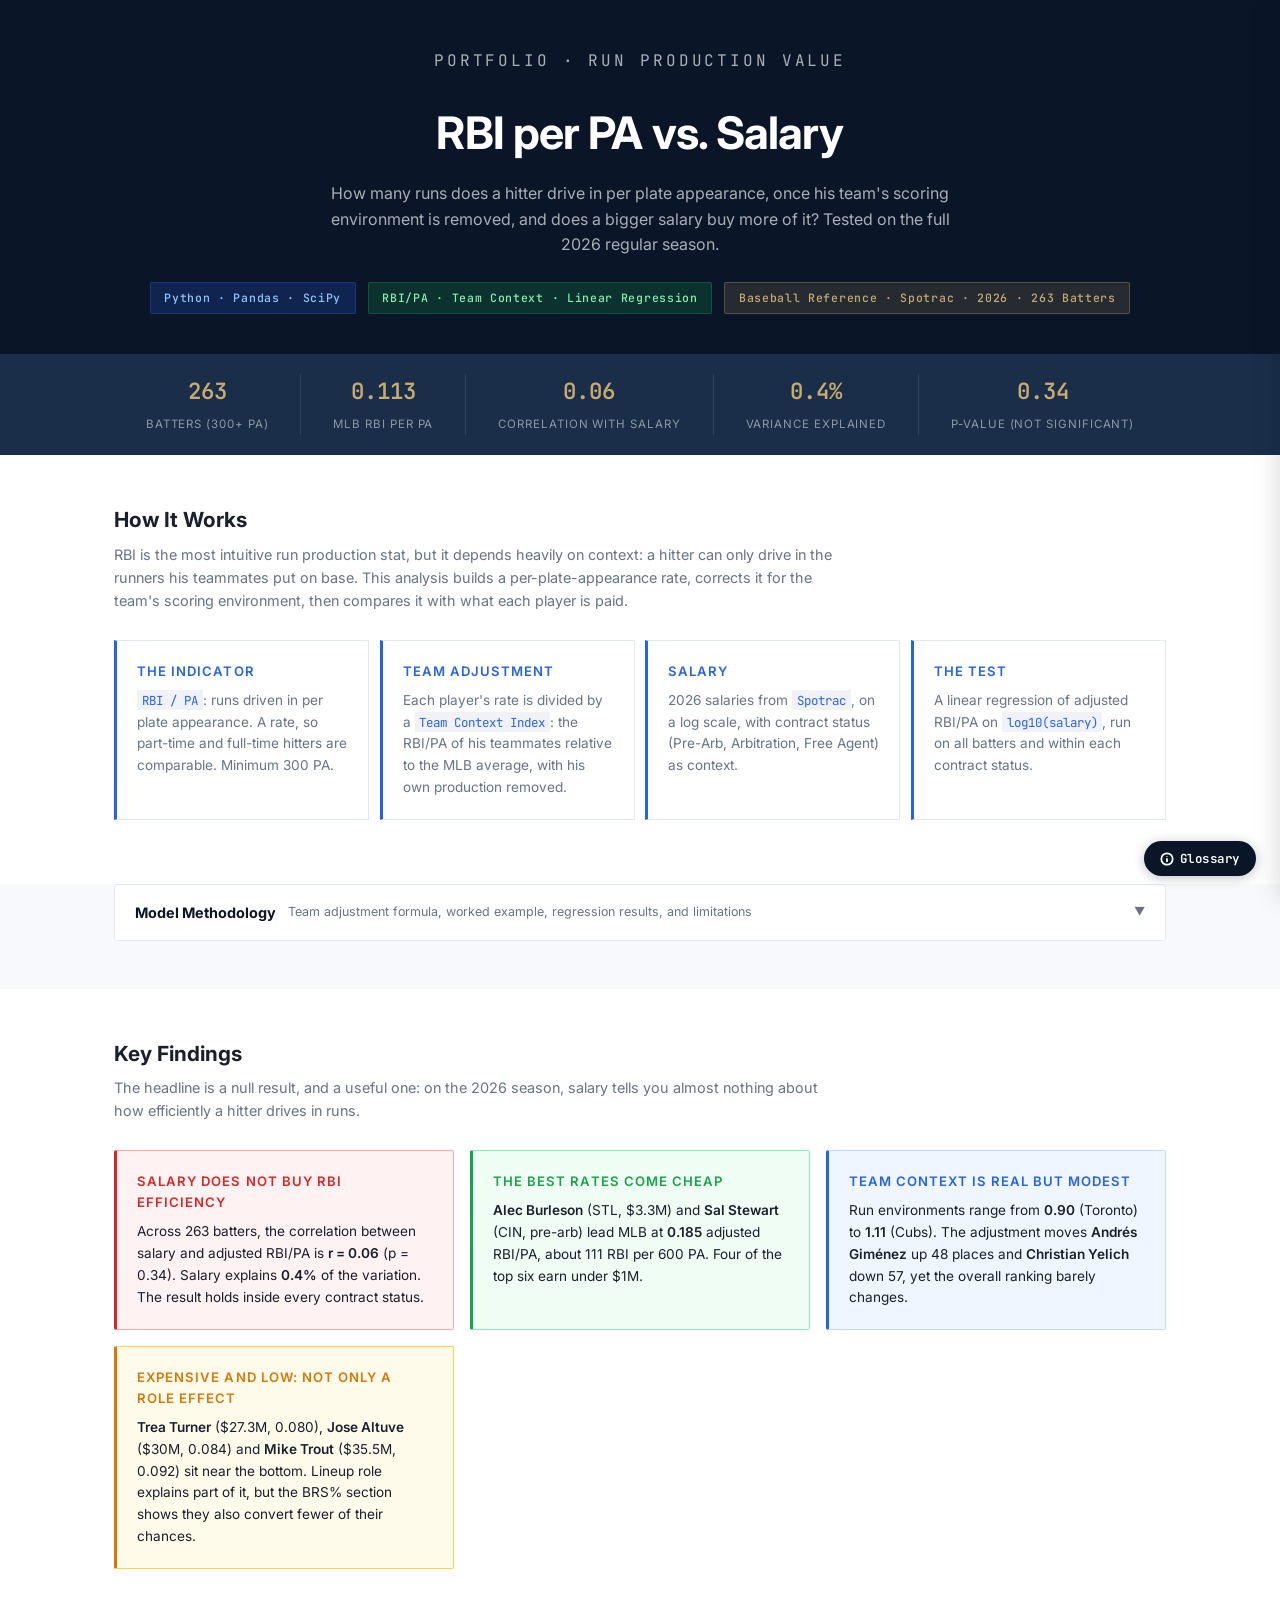
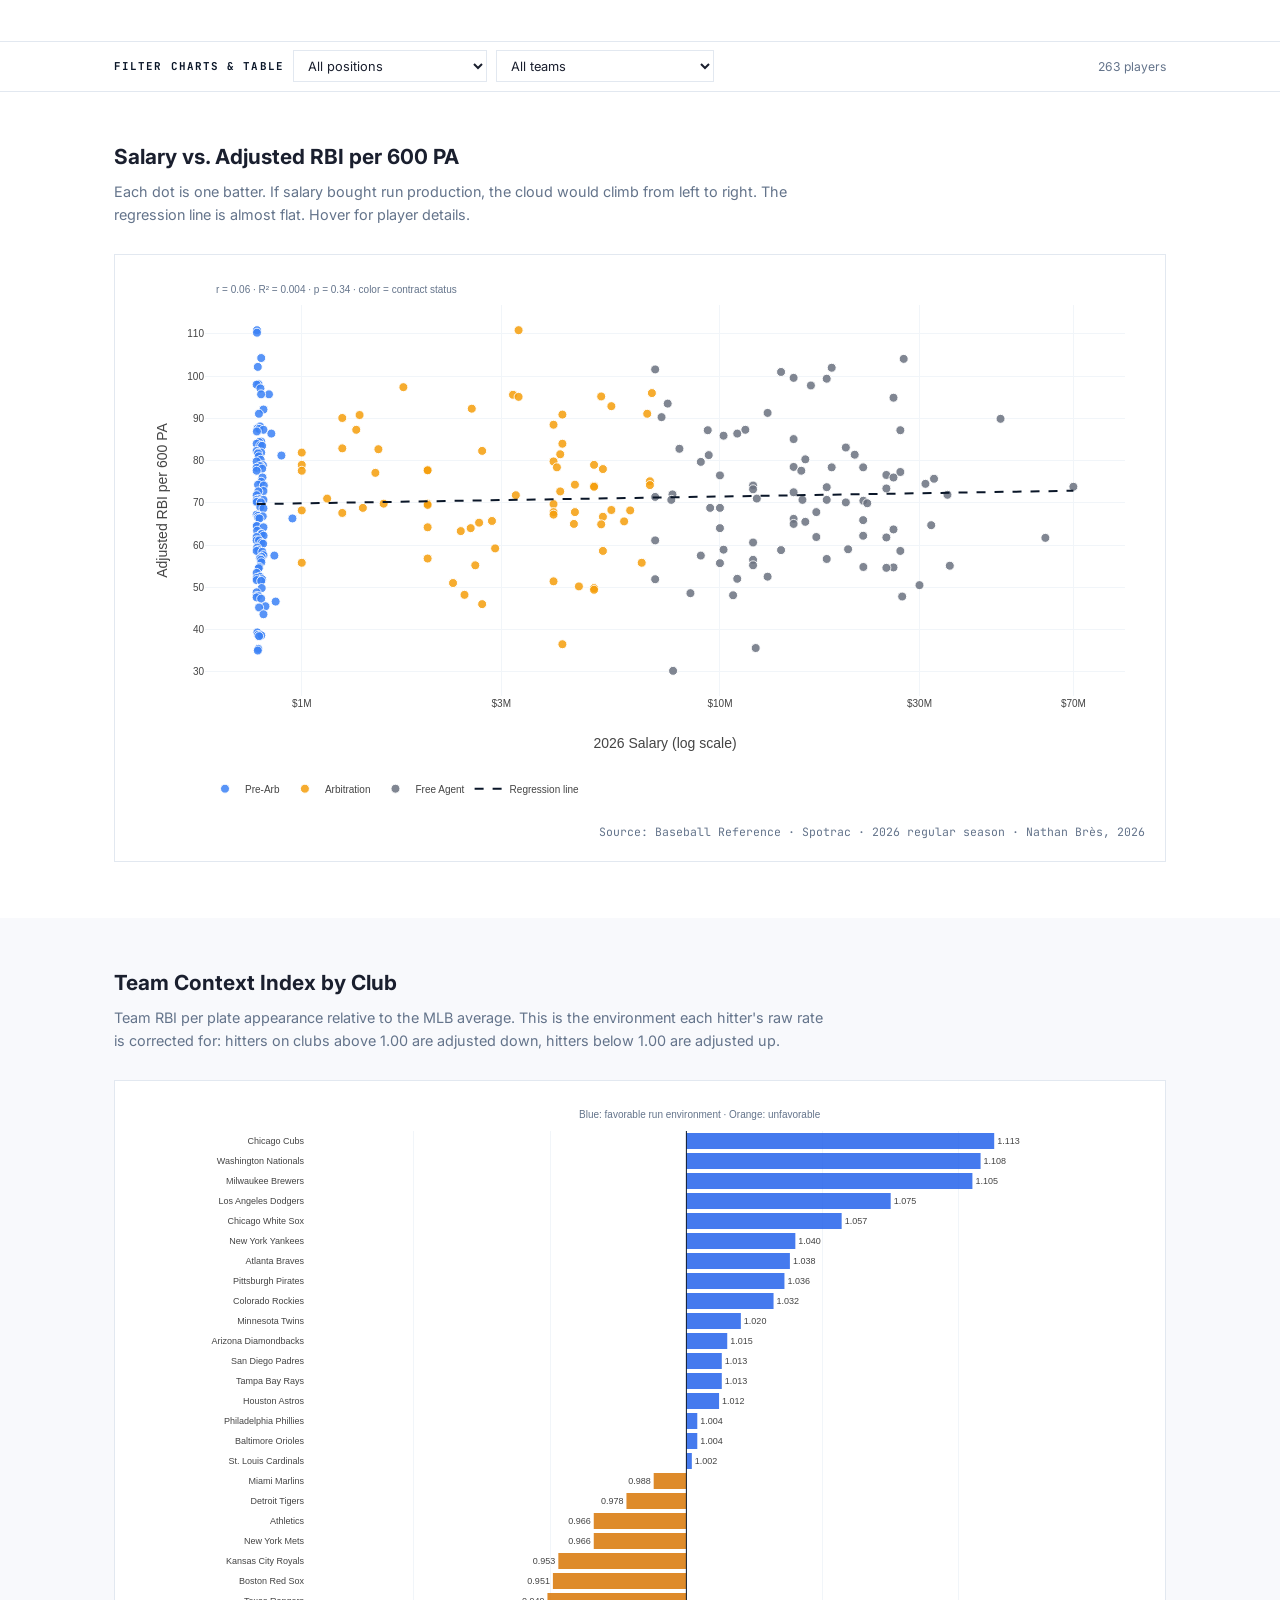
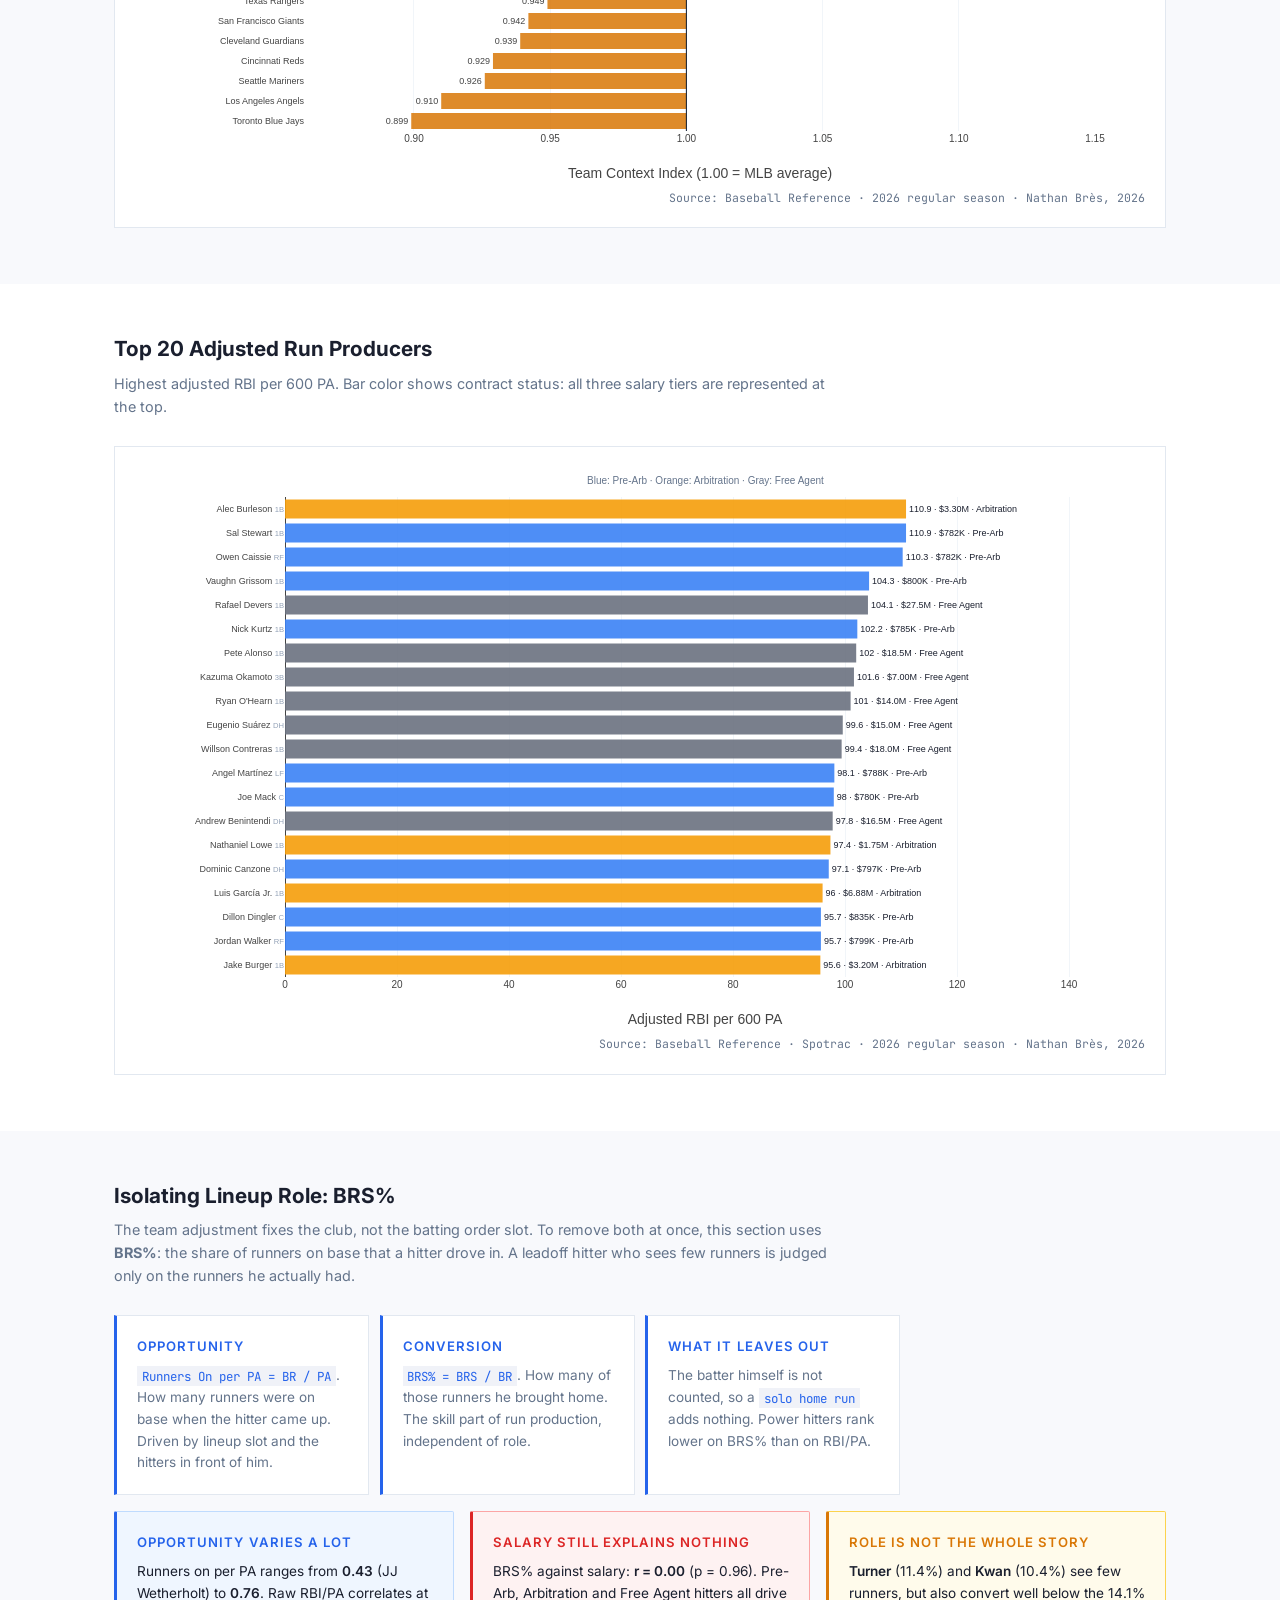
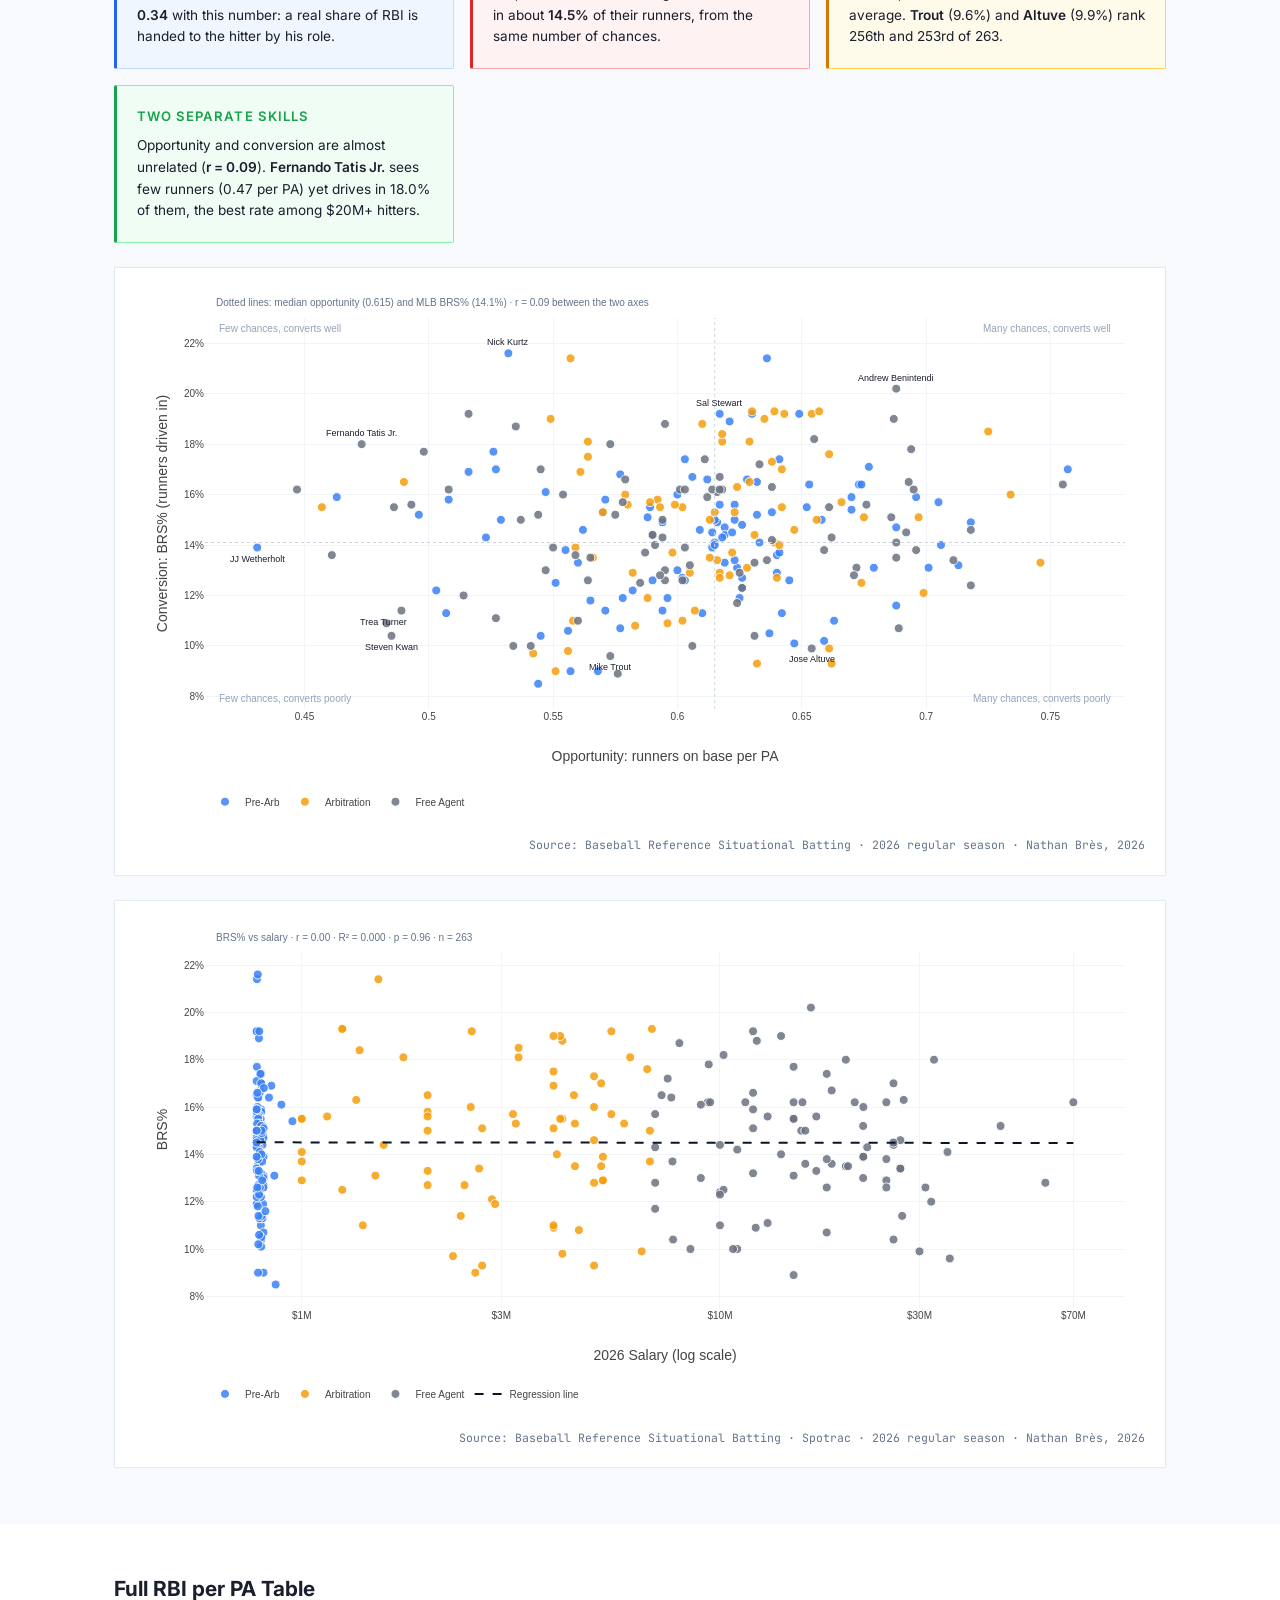
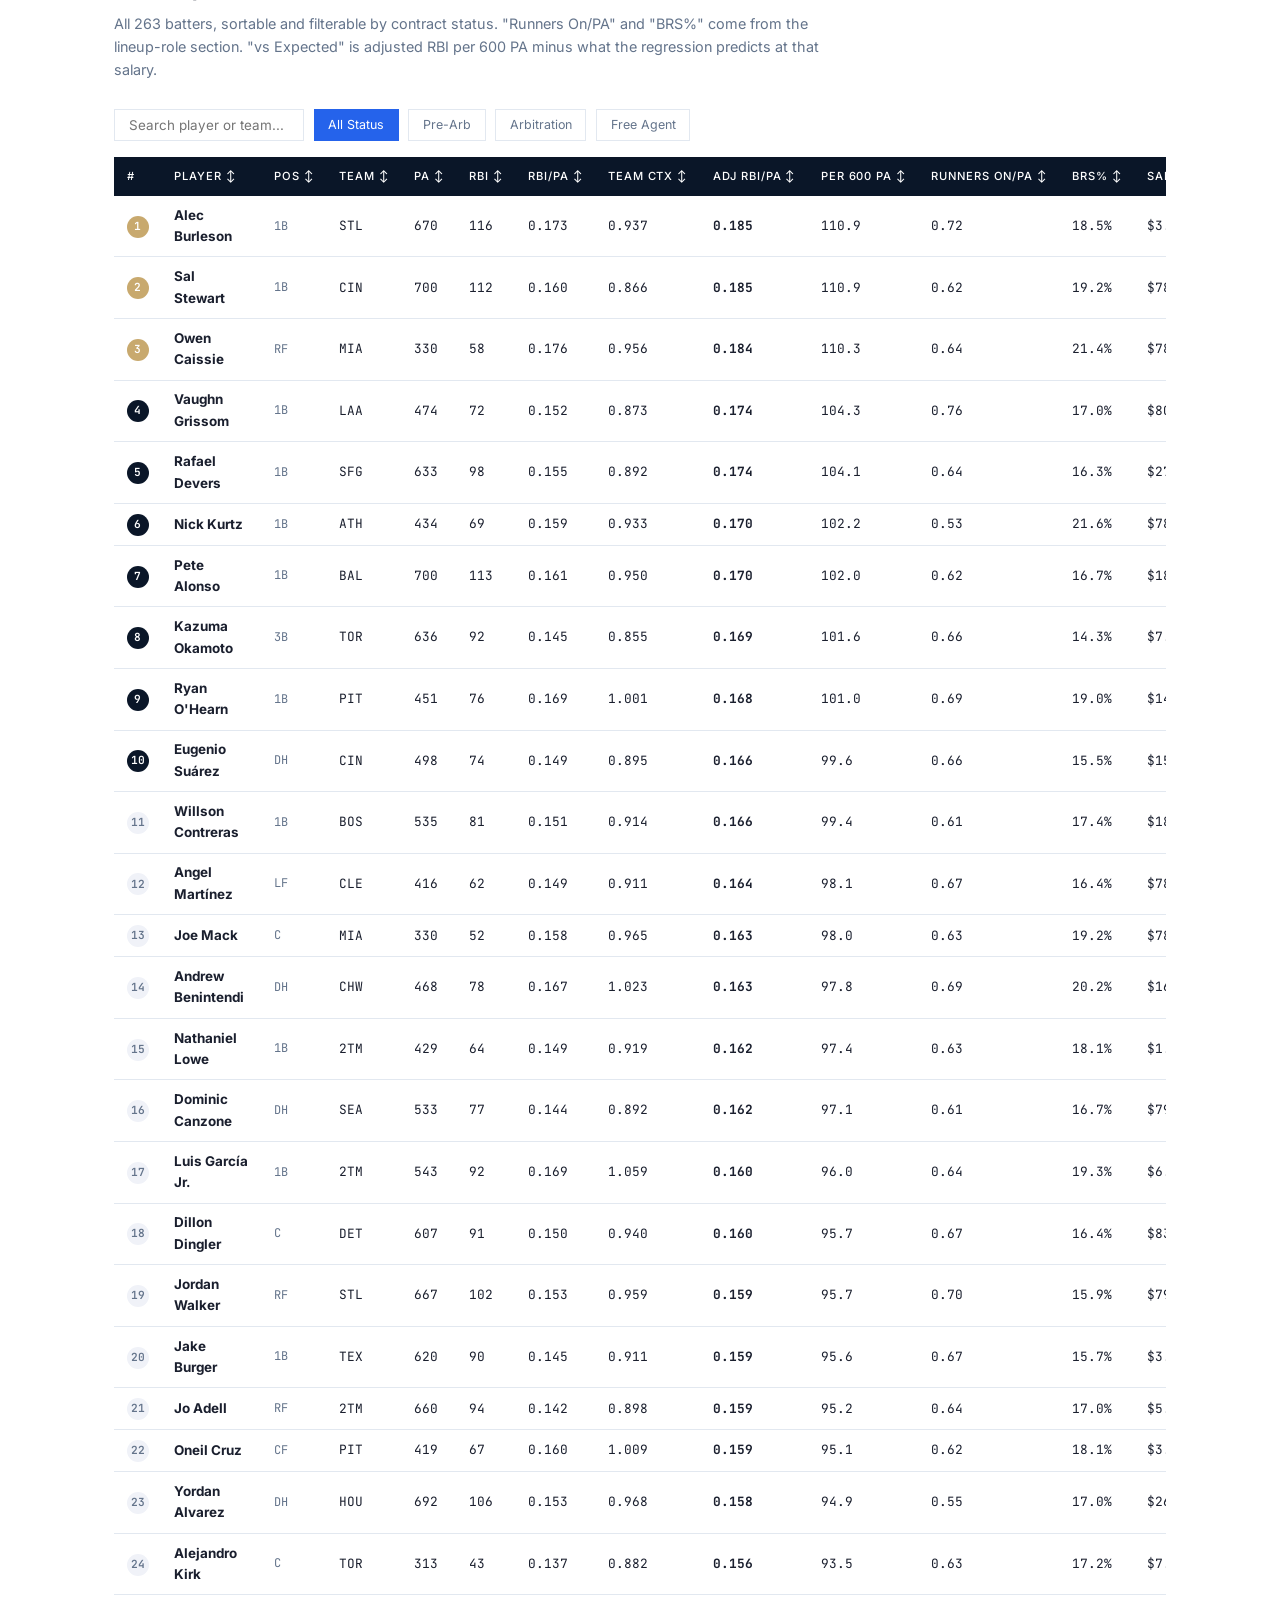
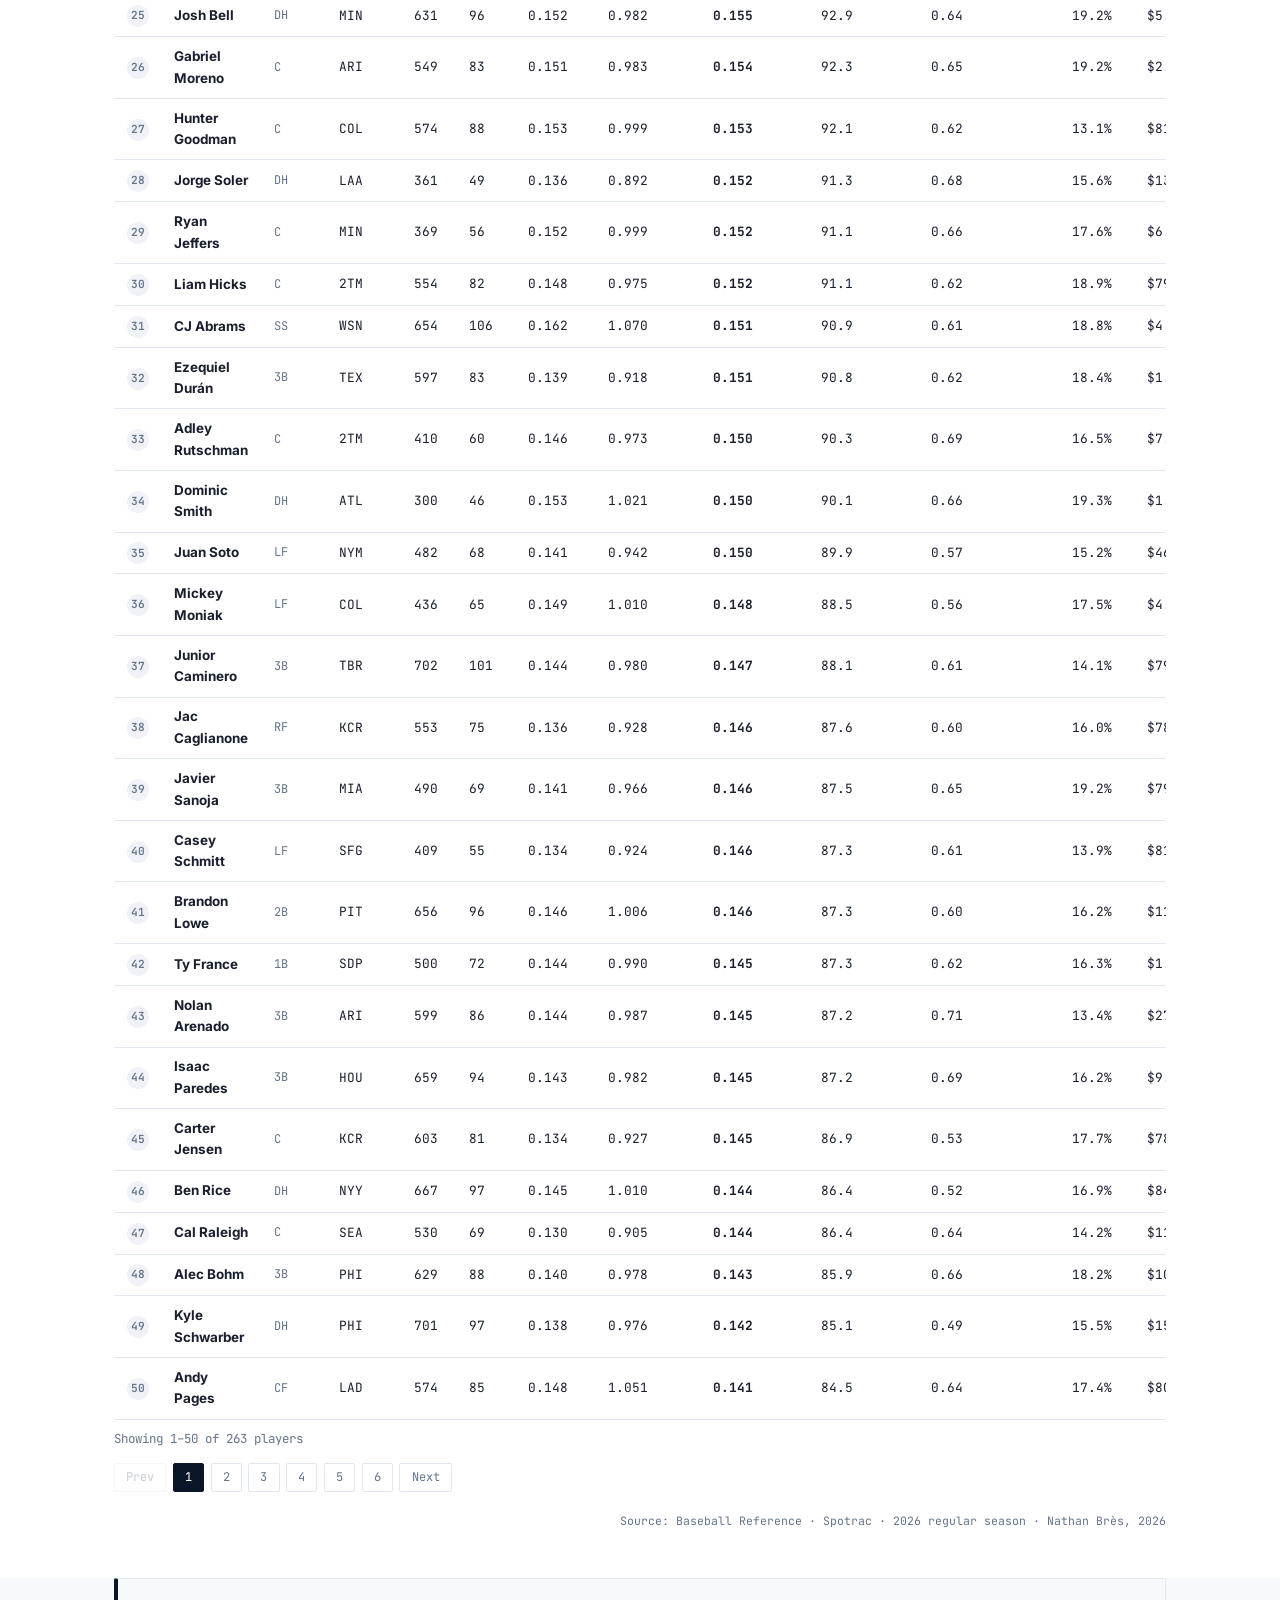
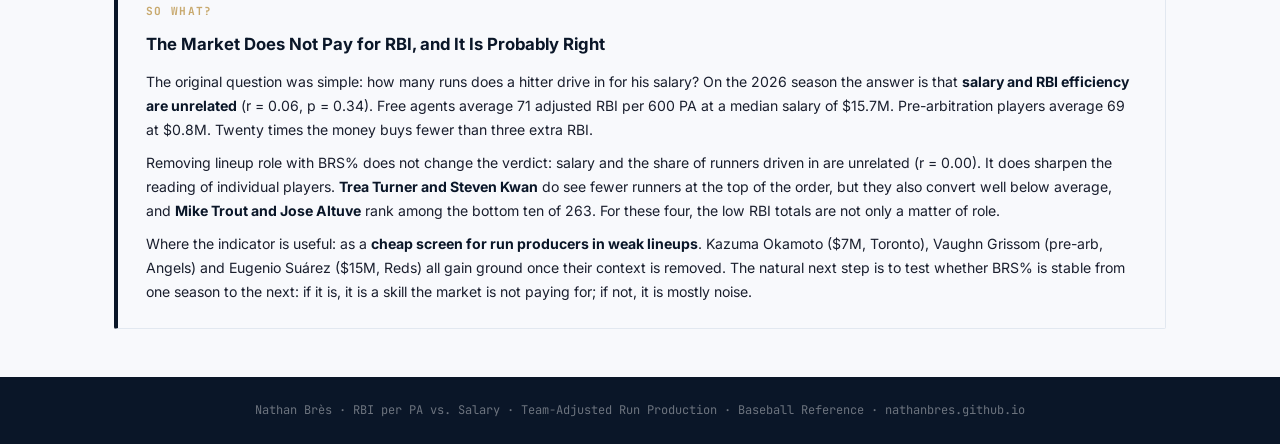
<file: rbi-value.html>
<!DOCTYPE html>
<html lang="en">
<head>
  <meta charset="UTF-8"/>
  <meta name="viewport" content="width=device-width,initial-scale=1.0"/>
  <title>RBI per PA vs. Salary | Nathan Brès</title>
  <script src="https://cdn.plot.ly/plotly-2.27.0.min.js"></script>
  <script src="js/filters.js"></script>
  <link href="https://fonts.googleapis.com/css2?family=Inter:wght@300;400;500;600;700&family=JetBrains+Mono:wght@400;500&display=swap" rel="stylesheet"/>
  <style>
    td.pos{font-family:var(--mono);font-size:.75rem;color:var(--muted);white-space:nowrap}
    :root{--bg:#fff;--bg2:#f8f9fc;--bg3:#f0f2f8;--navy:#0A1628;--navy2:#1a2e4a;--text:#1a1f2e;--muted:#64748b;--border:#e2e8f0;--blue:#2563eb;--green:#16a34a;--red:#dc2626;--amber:#d97706;--gold:#C8A96E;--font:'Inter',sans-serif;--mono:'JetBrains Mono',monospace}
    *{box-sizing:border-box;margin:0;padding:0}
    body{font-family:var(--font);background:var(--bg);color:var(--text);line-height:1.6}
    .page-header{background:var(--navy);color:#fff;padding:3rem 2rem 2.5rem;text-align:center}
    .eyebrow{font-family:var(--mono);font-size:.72rem;letter-spacing:.18em;text-transform:uppercase;color:var(--gold);margin-bottom:.75rem}
    .page-header h1{font-size:clamp(1.8rem,4vw,2.8rem);font-weight:700;letter-spacing:-.02em;margin-bottom:.75rem}
    .page-header p{font-size:1rem;color:rgba(255,255,255,.65);max-width:660px;margin:0 auto 1.5rem}
    .badges{display:flex;gap:.75rem;justify-content:center;flex-wrap:wrap}
    .badge{font-family:var(--mono);font-size:.72rem;padding:.35rem .85rem;border-radius:2px;letter-spacing:.06em;font-weight:500}
    .badge-blue{background:rgba(37,99,235,.2);color:#93c5fd;border:1px solid rgba(37,99,235,.3)}
    .badge-green{background:rgba(22,163,74,.2);color:#86efac;border:1px solid rgba(22,163,74,.3)}
    .badge-gold{background:rgba(200,169,110,.15);color:var(--gold);border:1px solid rgba(200,169,110,.3)}
    .stats-bar{background:var(--navy2);padding:1.25rem 2rem}
    .stats-inner{max-width:1100px;margin:0 auto;display:flex;gap:2rem;justify-content:center;flex-wrap:wrap}
    .stat-item{text-align:center}
    .stat-value{font-family:var(--mono);font-size:1.4rem;font-weight:600;color:var(--gold);display:block}
    .stat-label{font-size:.72rem;color:rgba(255,255,255,.5);letter-spacing:.08em;text-transform:uppercase}
    .stat-div{width:1px;background:rgba(255,255,255,.1);align-self:stretch}
    .container{max-width:1100px;margin:0 auto;padding:0 1.5rem}
    .section{padding:3rem 1.5rem}
    .section:nth-child(even){background:var(--bg2)}
    .section-title{font-size:1.3rem;font-weight:700;margin-bottom:.4rem}
    .section-desc{font-size:.9rem;color:var(--muted);margin-bottom:1.75rem;max-width:720px}
    .method-grid{display:grid;grid-template-columns:repeat(auto-fit,minmax(200px,1fr));gap:1rem;margin-bottom:1.5rem}
    .method-card{background:var(--bg);border:1px solid var(--border);padding:1.25rem;border-left:3px solid var(--blue)}
    .method-card h4{font-size:.82rem;font-weight:600;color:var(--blue);text-transform:uppercase;letter-spacing:.08em;margin-bottom:.5rem}
    .method-card p{font-size:.85rem;color:var(--muted);line-height:1.6}
    .method-card code{font-family:var(--mono);font-size:.78rem;background:var(--bg3);padding:.1rem .3rem;color:var(--blue)}
    .weight-tag{display:inline-block;font-family:var(--mono);font-size:.7rem;background:rgba(200,169,110,.15);color:var(--gold);border:1px solid rgba(200,169,110,.3);padding:.1rem .4rem;border-radius:2px;margin-bottom:.4rem}
    .finding-grid{display:grid;grid-template-columns:repeat(auto-fit,minmax(270px,1fr));gap:1rem;margin-bottom:1.5rem}
    .finding-card{padding:1.25rem;border-radius:2px}
    .finding-card.green{background:#f0fdf4;border:1px solid #86efac;border-left:3px solid var(--green)}
    .finding-card.amber{background:#fffbeb;border:1px solid #fcd34d;border-left:3px solid var(--amber)}
    .finding-card.blue{background:#eff6ff;border:1px solid #bfdbfe;border-left:3px solid var(--blue)}
    .finding-card.red{background:#fef2f2;border:1px solid #fca5a5;border-left:3px solid var(--red)}
    .finding-card h4{font-size:.82rem;font-weight:600;text-transform:uppercase;letter-spacing:.08em;margin-bottom:.5rem}
    .finding-card.green h4{color:var(--green)}
    .finding-card.amber h4{color:var(--amber)}
    .finding-card.blue h4{color:var(--blue)}
    .finding-card.red h4{color:var(--red)}
    .finding-card p{font-size:.85rem;color:var(--text);line-height:1.6}
    .finding-card strong{font-weight:600}
    .chart-box{background:var(--bg);border:1px solid var(--border);padding:1.25rem;margin-bottom:.5rem}
    @media(max-width:640px){#chart-stability,#chart-top20{height:420px!important}#chart-scatter{height:400px!important}.chart-box{padding:.75rem}}
    .chart-source{font-size:.72rem;color:var(--muted);font-family:var(--mono);text-align:right;padding-top:.5rem}
    .war-sparkline{display:flex;gap:3px;align-items:flex-end;height:28px}
    .war-bar{width:8px;border-radius:1px;min-height:2px}
    .filter-row{display:flex;gap:.6rem;flex-wrap:wrap;margin-bottom:1rem;align-items:center}
    .search-input{padding:.45rem .9rem;border:1px solid var(--border);font-family:var(--font);font-size:.84rem;color:var(--text);outline:none;width:190px}
    .search-input:focus{border-color:var(--blue)}
    .filter-btn{padding:.45rem .85rem;border:1px solid var(--border);background:var(--bg);font-family:var(--font);font-size:.78rem;color:var(--muted);cursor:pointer;transition:all .15s;white-space:nowrap}
    .filter-btn.active,.filter-btn:hover{background:var(--blue);color:#fff;border-color:var(--blue)}
    .val-table{width:100%;border-collapse:collapse;font-size:.84rem}
    .val-table th{background:var(--navy);color:#fff;padding:.65rem .8rem;text-align:left;font-size:.7rem;letter-spacing:.08em;text-transform:uppercase;font-weight:500;white-space:nowrap;cursor:pointer}
    .val-table th:hover{background:var(--navy2)}
    .val-table td{padding:.55rem .8rem;border-bottom:1px solid var(--border);vertical-align:middle}
    .val-table tr:hover td{background:var(--bg2)}
    .rank-badge{display:inline-flex;align-items:center;justify-content:center;width:22px;height:22px;border-radius:50%;font-family:var(--mono);font-size:.7rem;font-weight:600;background:var(--bg3);color:var(--muted)}
    .rank-badge.top3{background:var(--gold);color:#fff}
    .rank-badge.top10{background:var(--navy);color:#fff}
    .mono{font-family:var(--mono);font-size:.8rem}
    .score-bar{display:inline-flex;align-items:center;gap:.5rem}
    .score-fill{height:6px;border-radius:3px;background:linear-gradient(90deg,#2563eb,#C8A96E)}
    .pos-val{color:var(--green);font-weight:600;font-family:var(--mono);font-size:.8rem}
    .neg-val{color:var(--red);font-weight:500;font-family:var(--mono);font-size:.8rem}
    .neutral-val{color:var(--muted);font-family:var(--mono);font-size:.8rem}
    .trend-up{color:var(--green);font-size:.75rem}
    .trend-dn{color:var(--red);font-size:.75rem}
    .trend-flat{color:var(--muted);font-size:.75rem}
    .pagination{display:flex;gap:.4rem;align-items:center;margin-top:.85rem;flex-wrap:wrap}
    .page-btn{padding:.35rem .7rem;border:1px solid var(--border);background:var(--bg);font-family:var(--mono);font-size:.75rem;color:var(--muted);cursor:pointer;border-radius:2px;transition:all .15s}
    .page-btn:hover,.page-btn.active{background:var(--navy);color:#fff;border-color:var(--navy)}
    .page-btn:disabled{opacity:.35;cursor:default}
    .page-footer{background:var(--navy);color:rgba(255,255,255,.4);text-align:center;padding:1.5rem;font-size:.75rem;font-family:var(--mono)}
    @media(max-width:640px){
      .stats-inner{gap:1rem}.stat-div{display:none}
      .val-table{font-size:.73rem}.val-table th,.val-table td{padding:.4rem .45rem}
      .val-table th:nth-child(6),.val-table td:nth-child(6),
      .val-table th:nth-child(7),.val-table td:nth-child(7){display:none}
    }
  
    .update-card{background:var(--bg);border:1px solid var(--border);border-left:3px solid var(--border);border-radius:2px;padding:.9rem 1rem}
    .update-card.update-up{border-left-color:#16a34a}
    .update-card.update-down{border-left-color:#2563eb}
    .update-name{font-weight:700;font-size:.88rem;color:var(--navy);margin-bottom:.25rem}
    .update-change{font-family:var(--mono);font-size:.75rem;color:var(--text);margin-bottom:.3rem}
    .update-change .arrow{color:var(--muted);margin:0 .2rem}
    .update-note{font-size:.78rem;color:var(--muted);line-height:1.4}
    
    .method-details{border:1px solid var(--border);border-radius:3px;background:var(--bg)}
    .method-summary{display:flex;align-items:center;gap:.75rem;padding:1rem 1.25rem;cursor:pointer;list-style:none;user-select:none}
    .method-summary::-webkit-details-marker{display:none}
    .method-summary:hover{background:var(--bg2)}
    .method-label{font-weight:700;font-size:.9rem;color:var(--navy)}
    .method-hint{font-size:.78rem;color:var(--muted);flex:1}
    .method-chevron{font-size:.7rem;color:var(--muted);transition:transform .2s}
    details[open] .method-chevron{transform:rotate(180deg)}
    .method-body{padding:1.25rem 1.25rem 1.5rem;border-top:1px solid var(--border)}
    .method-intro{font-size:.85rem;color:var(--text);line-height:1.6;margin-bottom:1.25rem}
    .method-h3{font-size:.8rem;font-weight:700;text-transform:uppercase;letter-spacing:.08em;color:var(--muted);margin:1.25rem 0 .6rem}
    .method-formula{background:var(--bg2);border:1px solid var(--border);border-radius:2px;padding:.9rem 1rem;margin-bottom:1rem}
    .method-formula code{font-family:var(--mono);font-size:.78rem;color:var(--navy);line-height:1.6}
    .method-grid{display:grid;grid-template-columns:repeat(auto-fill,minmax(240px,1fr));gap:.65rem;margin-bottom:1rem}
    .method-comp{background:var(--bg2);border:1px solid var(--border);border-radius:2px;padding:.8rem .9rem}
    .method-comp-header{display:flex;align-items:center;gap:.5rem;margin-bottom:.35rem}
    .method-weight{background:var(--navy);color:#fff;font-family:var(--mono);font-size:.7rem;font-weight:700;padding:.15rem .4rem;border-radius:2px}
    .method-comp-name{font-weight:700;font-size:.82rem;color:var(--navy)}
    .method-comp-desc{font-size:.78rem;color:var(--muted);line-height:1.5;margin:0}
    .method-example{background:var(--bg2);border:1px solid var(--border);border-radius:2px;overflow:hidden;margin-bottom:1rem}
    .method-ex-row{display:grid;grid-template-columns:140px 1fr 1fr;align-items:center;padding:.5rem .9rem;border-bottom:1px solid var(--border);font-size:.78rem}
    .method-ex-row:last-child{border-bottom:none}
    .method-ex-row.highlight{background:#f0fdf4}
    .method-ex-label{font-family:var(--mono);font-size:.72rem;color:var(--muted)}
    .method-ex-val{font-weight:700;color:var(--navy)}
    .method-ex-note{color:var(--muted);font-size:.72rem}
    .method-caveat{font-size:.75rem;color:var(--muted);line-height:1.55;font-style:italic;margin:0}
    @media(max-width:640px){.method-ex-row{grid-template-columns:120px 1fr}.method-ex-note{display:none}.method-grid{grid-template-columns:1fr}}
    
    .takeaway{background:var(--bg2);border:1px solid var(--border);border-left:4px solid var(--navy);border-radius:2px;padding:1.5rem 1.75rem;margin-top:0}
    .takeaway-label{font-family:var(--mono);font-size:.7rem;font-weight:700;text-transform:uppercase;letter-spacing:.12em;color:var(--gold);margin-bottom:.6rem}
    .takeaway-title{font-size:1.05rem;font-weight:700;color:var(--navy);margin-bottom:.75rem}
    .takeaway p{font-size:.88rem;color:var(--text);line-height:1.7;margin:0 0 .6rem}
    .takeaway p:last-child{margin:0}
    .takeaway strong{color:var(--navy)}
    
    .sig-verdict{background:#fff7ed;border:1px solid #fed7aa;border-left:4px solid #f97316;border-radius:2px;padding:1.25rem 1.5rem;margin-bottom:1rem}
    .sig-verdict-header{display:flex;align-items:center;gap:.6rem;margin-bottom:.75rem}
    .sig-icon{font-size:1.1rem;color:#f97316}
    .sig-title{font-weight:700;font-size:.9rem;color:#9a3412}
    .sig-verdict p{font-size:.84rem;color:#7c2d12;line-height:1.65;margin:0 0 .5rem}
    .sig-verdict p:last-child{margin:0}
    .sig-caveat{background:var(--bg2);border:1px solid var(--border);border-left:4px solid var(--blue);border-radius:2px;padding:1.25rem 1.5rem}
    .sig-caveat-header{font-weight:700;font-size:.88rem;color:var(--navy);margin-bottom:.6rem}
    .sig-caveat p{font-size:.84rem;color:var(--text);line-height:1.65;margin:0 0 .5rem}
    .sig-caveat p:last-child{margin:0}
    
    .tag{display:inline-block;padding:.15rem .5rem;border-radius:2px;font-size:.7rem;font-weight:600;font-family:var(--mono);white-space:nowrap}
    .tag-pre{background:#eff6ff;color:#1d4ed8}.tag-arb{background:#fff7ed;color:#92400e}.tag-fa{background:#f3f4f6;color:#374151}
    @media(max-width:640px){#chart-quad,#chart-brs{height:440px!important}#chart-scatter{height:420px!important}#chart-teams{height:620px!important}#chart-top{height:460px!important}}
    </style>
</head>
<body>

<div class="page-header">
  <p class="eyebrow">Portfolio · Run Production Value</p>
  <h1>RBI per PA vs. Salary</h1>
  <p>How many runs does a hitter drive in per plate appearance, once his team's scoring environment is removed, and does a bigger salary buy more of it? Tested on the full 2026 regular season.</p>
  <div class="badges">
    <span class="badge badge-blue">Python · Pandas · SciPy</span>
    <span class="badge badge-green">RBI/PA · Team Context · Linear Regression</span>
    <span class="badge badge-gold">Baseball Reference · Spotrac · 2026 · 263 Batters</span>
  </div>
</div>

<div class="stats-bar">
  <div class="stats-inner">
    <div class="stat-item"><span class="stat-value">263</span><span class="stat-label">Batters (300+ PA)</span></div>
    <div class="stat-div"></div>
    <div class="stat-item"><span class="stat-value">0.113</span><span class="stat-label">MLB RBI per PA</span></div>
    <div class="stat-div"></div>
    <div class="stat-item"><span class="stat-value">0.06</span><span class="stat-label">Correlation with Salary</span></div>
    <div class="stat-div"></div>
    <div class="stat-item"><span class="stat-value">0.4%</span><span class="stat-label">Variance Explained</span></div>
    <div class="stat-div"></div>
    <div class="stat-item"><span class="stat-value">0.34</span><span class="stat-label">p-value (not significant)</span></div>
  </div>
</div>

<!-- How It Works -->
<div class="section">
  <div class="container">
    <h2 class="section-title">How It Works</h2>
    <p class="section-desc">RBI is the most intuitive run production stat, but it depends heavily on context: a hitter can only drive in the runners his teammates put on base. This analysis builds a per-plate-appearance rate, corrects it for the team's scoring environment, then compares it with what each player is paid.</p>
    <div class="method-grid">
      <div class="method-card">
        <h4>The Indicator</h4>
        <p><code>RBI / PA</code>: runs driven in per plate appearance. A rate, so part-time and full-time hitters are comparable. Minimum 300 PA.</p>
      </div>
      <div class="method-card">
        <h4>Team Adjustment</h4>
        <p>Each player's rate is divided by a <code>Team Context Index</code>: the RBI/PA of his teammates relative to the MLB average, with his own production removed.</p>
      </div>
      <div class="method-card">
        <h4>Salary</h4>
        <p>2026 salaries from <code>Spotrac</code>, on a log scale, with contract status (Pre-Arb, Arbitration, Free Agent) as context.</p>
      </div>
      <div class="method-card">
        <h4>The Test</h4>
        <p>A linear regression of adjusted RBI/PA on <code>log10(salary)</code>, run on all batters and within each contract status.</p>
      </div>
    </div>
  </div>
</div>

<!-- Methodology -->
<div class="section" style="padding-top:0">
  <div class="container">
    <details class="method-details">
      <summary class="method-summary">
        <span class="method-label">Model Methodology</span>
        <span class="method-hint">Team adjustment formula, worked example, regression results, and limitations</span>
        <span class="method-chevron">&#9660;</span>
      </summary>
      <div class="method-body">
        <p class="method-intro">The goal is to answer one question: <strong>how many runs does a hitter drive in per plate appearance, for what he is paid?</strong> Raw RBI totals reward playing time and strong lineups, so two corrections are applied: a per-PA rate, and a team context adjustment.</p>
        <h3 class="method-h3">Formula</h3>
        <div class="method-formula">
          <code>Team Context Index = [(Team RBI &minus; Player RBI) / (Team PA &minus; Player PA)] / MLB RBI per PA</code><br>
          <code>Adjusted RBI/PA = (Player RBI / Player PA) / Team Context Index</code>
        </div>
        <p class="method-intro">The player's own numbers are removed from the team total before computing the index. Without that step, a great run producer would raise his own team's average and be penalized for it. For players who changed teams, the index is weighted by plate appearances with each club.</p>
        <h3 class="method-h3">Worked Example: Kazuma Okamoto (TOR)</h3>
        <div class="method-example">
          <div class="method-ex-row"><span class="method-ex-label">Raw RBI/PA</span><span class="method-ex-val">92 / 636 = 0.145</span><span class="method-ex-note">28% above the MLB average of 0.113</span></div>
          <div class="method-ex-row"><span class="method-ex-label">Teammates</span><span class="method-ex-val">523 / 5,408 = 0.097</span><span class="method-ex-note">Toronto without Okamoto: the weakest context in MLB</span></div>
          <div class="method-ex-row"><span class="method-ex-label">Context Index</span><span class="method-ex-val">0.097 / 0.113 = 0.855</span><span class="method-ex-note">15% fewer RBI chances than average</span></div>
          <div class="method-ex-row highlight"><span class="method-ex-label">Adjusted RBI/PA</span><span class="method-ex-val">0.145 / 0.855 = 0.169</span><span class="method-ex-note">101 RBI per 600 PA, 8th of 263</span></div>
        </div>
        <h3 class="method-h3">Regression Results</h3>
        <div class="method-example">
          <div class="method-ex-row" style="font-weight:700;background:var(--bg3)"><span class="method-ex-label">Model</span><span class="method-ex-val">r</span><span class="method-ex-note">p-value</span></div>
          <div class="method-ex-row"><span class="method-ex-label">Raw, all batters</span><span class="method-ex-val">+0.07</span><span class="method-ex-note">0.24 (n = 263)</span></div>
          <div class="method-ex-row highlight"><span class="method-ex-label">Adjusted, all</span><span class="method-ex-val">+0.06</span><span class="method-ex-note">0.34 (n = 263)</span></div>
          <div class="method-ex-row"><span class="method-ex-label">Pre-Arb only</span><span class="method-ex-val">0.00</span><span class="method-ex-note">0.99 (n = 103)</span></div>
          <div class="method-ex-row"><span class="method-ex-label">Arbitration only</span><span class="method-ex-val">&minus;0.06</span><span class="method-ex-note">0.60 (n = 72)</span></div>
          <div class="method-ex-row"><span class="method-ex-label">Free Agent only</span><span class="method-ex-val">+0.02</span><span class="method-ex-note">0.84 (n = 88)</span></div>
        </div>
        <h3 class="method-h3">Known Limitations</h3>
        <div class="method-grid">
          <div class="method-comp"><div class="method-comp-header"><span class="method-weight" style="background:#dc2626">!</span><span class="method-comp-name">Batting order is not corrected</span></div><p class="method-comp-desc">The team adjustment handles the club, not the lineup slot. A leadoff hitter sees far fewer runners than a cleanup hitter. The BRS% section corrects for this.</p></div>
          <div class="method-comp"><div class="method-comp-header"><span class="method-weight" style="background:#dc2626">!</span><span class="method-comp-name">RBI is a context stat</span></div><p class="method-comp-desc">It measures opportunity as much as skill. The BRS% section below addresses this by dividing by the actual runners on base.</p></div>
          <div class="method-comp"><div class="method-comp-header"><span class="method-weight" style="background:#dc2626">!</span><span class="method-comp-name">Salary is a single-year figure</span></div><p class="method-comp-desc">2026 cash salary can understate a contract (signing bonuses, deferred money). Contract status is proxied by salary bands, not by actual service time.</p></div>
          <div class="method-comp"><div class="method-comp-header"><span class="method-weight" style="background:#dc2626">!</span><span class="method-comp-name">One season</span></div><p class="method-comp-desc">A single year of RBI/PA is noisy. Four batters without a listed 2026 salary are excluded from the regression.</p></div>
        </div>
        <p class="method-caveat">Contract status bands: Pre-Arb under $1M, Arbitration from $1M to under $7M, Free Agent $7M and above. The team adjustment changes the picture only modestly: raw and adjusted rankings correlate at 0.96.</p>
      </div>
    </details>
  </div>
</div>

<!-- Key Findings -->
<div class="section">
  <div class="container">
    <h2 class="section-title">Key Findings</h2>
    <p class="section-desc">The headline is a null result, and a useful one: on the 2026 season, salary tells you almost nothing about how efficiently a hitter drives in runs.</p>
    <div class="finding-grid">
      <div class="finding-card red">
        <h4>Salary Does Not Buy RBI Efficiency</h4>
        <p>Across 263 batters, the correlation between salary and adjusted RBI/PA is <strong>r = 0.06</strong> (p = 0.34). Salary explains <strong>0.4%</strong> of the variation. The result holds inside every contract status.</p>
      </div>
      <div class="finding-card green">
        <h4>The Best Rates Come Cheap</h4>
        <p><strong>Alec Burleson</strong> (STL, $3.3M) and <strong>Sal Stewart</strong> (CIN, pre-arb) lead MLB at <strong>0.185</strong> adjusted RBI/PA, about 111 RBI per 600 PA. Four of the top six earn under $1M.</p>
      </div>
      <div class="finding-card blue">
        <h4>Team Context Is Real but Modest</h4>
        <p>Run environments range from <strong>0.90</strong> (Toronto) to <strong>1.11</strong> (Cubs). The adjustment moves <strong>Andr&eacute;s Gim&eacute;nez</strong> up 48 places and <strong>Christian Yelich</strong> down 57, yet the overall ranking barely changes.</p>
      </div>
      <div class="finding-card amber">
        <h4>Expensive and Low: Not Only a Role Effect</h4>
        <p><strong>Trea Turner</strong> ($27.3M, 0.080), <strong>Jose Altuve</strong> ($30M, 0.084) and <strong>Mike Trout</strong> ($35.5M, 0.092) sit near the bottom. Lineup role explains part of it, but the BRS% section shows they also convert fewer of their chances.</p>
      </div>
    </div>
  </div>
</div>

<!-- Scatter -->
<div class="section">
  <div class="container">
    <h2 class="section-title">Salary vs. Adjusted RBI per 600 PA</h2>
    <p class="section-desc">Each dot is one batter. If salary bought run production, the cloud would climb from left to right. The regression line is almost flat. Hover for player details.</p>
    <div class="chart-box">
      <div id="chart-scatter" style="height:540px"></div>
      <div class="chart-source">Source: Baseball Reference · Spotrac · 2026 regular season · Nathan Brès, 2026</div>
    </div>
  </div>
</div>

<!-- Team context -->
<div class="section">
  <div class="container">
    <h2 class="section-title">Team Context Index by Club</h2>
    <p class="section-desc">Team RBI per plate appearance relative to the MLB average. This is the environment each hitter's raw rate is corrected for: hitters on clubs above 1.00 are adjusted down, hitters below 1.00 are adjusted up.</p>
    <div class="chart-box">
      <div id="chart-teams" style="height:680px"></div>
      <div class="chart-source">Source: Baseball Reference · 2026 regular season · Nathan Brès, 2026</div>
    </div>
  </div>
</div>

<!-- Top 20 -->
<div class="section">
  <div class="container">
    <h2 class="section-title">Top 20 Adjusted Run Producers</h2>
    <p class="section-desc">Highest adjusted RBI per 600 PA. Bar color shows contract status: all three salary tiers are represented at the top.</p>
    <div class="chart-box">
      <div id="chart-top" style="height:560px"></div>
      <div class="chart-source">Source: Baseball Reference · Spotrac · 2026 regular season · Nathan Brès, 2026</div>
    </div>
  </div>
</div>

<!-- BRS% -->
<div class="section">
  <div class="container">
    <h2 class="section-title">Isolating Lineup Role: BRS%</h2>
    <p class="section-desc">The team adjustment fixes the club, not the batting order slot. To remove both at once, this section uses <strong>BRS%</strong>: the share of runners on base that a hitter drove in. A leadoff hitter who sees few runners is judged only on the runners he actually had.</p>
    <div class="method-grid">
      <div class="method-card">
        <h4>Opportunity</h4>
        <p><code>Runners On per PA = BR / PA</code>. How many runners were on base when the hitter came up. Driven by lineup slot and the hitters in front of him.</p>
      </div>
      <div class="method-card">
        <h4>Conversion</h4>
        <p><code>BRS% = BRS / BR</code>. How many of those runners he brought home. The skill part of run production, independent of role.</p>
      </div>
      <div class="method-card">
        <h4>What It Leaves Out</h4>
        <p>The batter himself is not counted, so a <code>solo home run</code> adds nothing. Power hitters rank lower on BRS% than on RBI/PA.</p>
      </div>
    </div>
    <div class="finding-grid">
      <div class="finding-card blue">
        <h4>Opportunity Varies a Lot</h4>
        <p>Runners on per PA ranges from <strong>0.43</strong> (JJ Wetherholt) to <strong>0.76</strong>. Raw RBI/PA correlates at <strong>0.34</strong> with this number: a real share of RBI is handed to the hitter by his role.</p>
      </div>
      <div class="finding-card red">
        <h4>Salary Still Explains Nothing</h4>
        <p>BRS% against salary: <strong>r = 0.00</strong> (p = 0.96). Pre-Arb, Arbitration and Free Agent hitters all drive in about <strong>14.5%</strong> of their runners, from the same number of chances.</p>
      </div>
      <div class="finding-card amber">
        <h4>Role Is Not the Whole Story</h4>
        <p><strong>Turner</strong> (11.4%) and <strong>Kwan</strong> (10.4%) see few runners, but also convert well below the 14.1% average. <strong>Trout</strong> (9.6%) and <strong>Altuve</strong> (9.9%) rank 256th and 253rd of 263.</p>
      </div>
      <div class="finding-card green">
        <h4>Two Separate Skills</h4>
        <p>Opportunity and conversion are almost unrelated (<strong>r = 0.09</strong>). <strong>Fernando Tatis Jr.</strong> sees few runners (0.47 per PA) yet drives in 18.0% of them, the best rate among $20M+ hitters.</p>
      </div>
    </div>
    <div class="chart-box" style="margin-bottom:1.5rem">
      <div id="chart-quad" style="height:540px"></div>
      <div class="chart-source">Source: Baseball Reference Situational Batting · 2026 regular season · Nathan Brès, 2026</div>
    </div>
    <div class="chart-box">
      <div id="chart-brs" style="height:500px"></div>
      <div class="chart-source">Source: Baseball Reference Situational Batting · Spotrac · 2026 regular season · Nathan Brès, 2026</div>
    </div>
  </div>
</div>

<!-- Full Table -->
<div class="section">
  <div class="container">
    <h2 class="section-title">Full RBI per PA Table</h2>
    <p class="section-desc">All 263 batters, sortable and filterable by contract status. "Runners On/PA" and "BRS%" come from the lineup-role section. "vs Expected" is adjusted RBI per 600 PA minus what the regression predicts at that salary.</p>
    <div class="filter-row">
      <input class="search-input" id="searchInput" type="text" placeholder="Search player or team..."/>
      <button class="filter-btn active" onclick="setStatus('all',this)">All Status</button>
      <button class="filter-btn" onclick="setStatus('Pre-Arb',this)">Pre-Arb</button>
      <button class="filter-btn" onclick="setStatus('Arbitration',this)">Arbitration</button>
      <button class="filter-btn" onclick="setStatus('Free Agent',this)">Free Agent</button>
    </div>
    <div style="overflow-x:auto">
      <table class="val-table">
        <thead>
          <tr>
            <th>#</th>
            <th onclick="sortTable('Player')">Player ↕</th>
            <th onclick="sortTable('Pos')">Pos ↕</th>
            <th onclick="sortTable('Team')">Team ↕</th>
            <th onclick="sortTable('PA')">PA ↕</th>
            <th onclick="sortTable('RBI')">RBI ↕</th>
            <th onclick="sortTable('rbi_pa')">RBI/PA ↕</th>
            <th onclick="sortTable('ctx')">Team Ctx ↕</th>
            <th onclick="sortTable('adj')">Adj RBI/PA ↕</th>
            <th onclick="sortTable('rbi600')">Per 600 PA ↕</th>
            <th onclick="sortTable('opp')">Runners On/PA ↕</th>
            <th onclick="sortTable('brs')">BRS% ↕</th>
            <th onclick="sortTable('Salary')">Salary ↕</th>
            <th onclick="sortTable('status')">Status ↕</th>
            <th onclick="sortTable('vs_exp')">vs Expected ↕</th>
          </tr>
        </thead>
        <tbody id="tableBody"></tbody>
      </table>
    </div>
    <p id="tableCount" style="font-size:.78rem;color:var(--muted);margin-top:.6rem;font-family:var(--mono)"></p>
    <div class="pagination" id="tablePagination"></div>
    <div class="chart-source" style="margin-top:.75rem">Source: Baseball Reference · Spotrac · 2026 regular season · Nathan Brès, 2026</div>
  </div>
</div>

<div class="section" style="padding-top:0">
  <div class="container">
    <div class="takeaway">
      <div class="takeaway-label">So What?</div>
      <div class="takeaway-title">The Market Does Not Pay for RBI, and It Is Probably Right</div>
      <p>The original question was simple: how many runs does a hitter drive in for his salary? On the 2026 season the answer is that <strong>salary and RBI efficiency are unrelated</strong> (r = 0.06, p = 0.34). Free agents average 71 adjusted RBI per 600 PA at a median salary of $15.7M. Pre-arbitration players average 69 at $0.8M. Twenty times the money buys fewer than three extra RBI.</p>
      <p>Removing lineup role with BRS% does not change the verdict: salary and the share of runners driven in are unrelated (r = 0.00). It does sharpen the reading of individual players. <strong>Trea Turner and Steven Kwan</strong> do see fewer runners at the top of the order, but they also convert well below average, and <strong>Mike Trout and Jose Altuve</strong> rank among the bottom ten of 263. For these four, the low RBI totals are not only a matter of role.</p>
      <p>Where the indicator is useful: as a <strong>cheap screen for run producers in weak lineups</strong>. Kazuma Okamoto ($7M, Toronto), Vaughn Grissom (pre-arb, Angels) and Eugenio Su&aacute;rez ($15M, Reds) all gain ground once their context is removed. The natural next step is to test whether BRS% is stable from one season to the next: if it is, it is a skill the market is not paying for; if not, it is mostly noise.</p>
    </div>
  </div>
</div>

<div class="page-footer">Nathan Brès · RBI per PA vs. Salary · Team-Adjusted Run Production · Baseball Reference · nathanbres.github.io</div>

<script>
const isMobile = window.innerWidth < 640;
const posLbl = d => `${d.Player} <span style="color:#94a3b8;font-size:0.85em">${d.Pos}</span>`;
const DATA = [{"Player": "Alec Burleson", "Pos": "1B", "Team": "STL", "Age": 27, "PA": 670, "HR": 26, "RBI": 116, "rbi_pa": 0.173, "ctx": 0.937, "adj": 0.185, "rbi600": 110.9, "Salary": 3300000, "status": "Arbitration", "vs_exp": 40.2, "br": 486, "brs_n": 90, "brs": 18.5, "opp": 0.725}, {"Player": "Sal Stewart", "Pos": "1B", "Team": "CIN", "Age": 22, "PA": 700, "HR": 32, "RBI": 112, "rbi_pa": 0.16, "ctx": 0.866, "adj": 0.185, "rbi600": 110.9, "Salary": 781500, "status": "Pre-Arb", "vs_exp": 41.2, "br": 432, "brs_n": 83, "brs": 19.2, "opp": 0.617}, {"Player": "Owen Caissie", "Pos": "RF", "Team": "MIA", "Age": 23, "PA": 330, "HR": 14, "RBI": 58, "rbi_pa": 0.176, "ctx": 0.956, "adj": 0.184, "rbi600": 110.3, "Salary": 781500, "status": "Pre-Arb", "vs_exp": 40.6, "br": 210, "brs_n": 45, "brs": 21.4, "opp": 0.636}, {"Player": "Vaughn Grissom", "Pos": "1B", "Team": "LAA", "Age": 25, "PA": 474, "HR": 13, "RBI": 72, "rbi_pa": 0.152, "ctx": 0.873, "adj": 0.174, "rbi600": 104.3, "Salary": 800000, "status": "Pre-Arb", "vs_exp": 34.6, "br": 359, "brs_n": 61, "brs": 17.0, "opp": 0.757}, {"Player": "Rafael Devers", "Pos": "1B", "Team": "SFG", "Age": 29, "PA": 633, "HR": 37, "RBI": 98, "rbi_pa": 0.155, "ctx": 0.892, "adj": 0.174, "rbi600": 104.1, "Salary": 27500000, "status": "Free Agent", "vs_exp": 31.9, "br": 404, "brs_n": 66, "brs": 16.3, "opp": 0.638}, {"Player": "Nick Kurtz", "Pos": "1B", "Team": "ATH", "Age": 23, "PA": 434, "HR": 21, "RBI": 69, "rbi_pa": 0.159, "ctx": 0.933, "adj": 0.17, "rbi600": 102.2, "Salary": 785000, "status": "Pre-Arb", "vs_exp": 32.5, "br": 231, "brs_n": 50, "brs": 21.6, "opp": 0.532}, {"Player": "Pete Alonso", "Pos": "1B", "Team": "BAL", "Age": 31, "PA": 700, "HR": 43, "RBI": 113, "rbi_pa": 0.161, "ctx": 0.95, "adj": 0.17, "rbi600": 102.0, "Salary": 18500000, "status": "Free Agent", "vs_exp": 30.1, "br": 432, "brs_n": 72, "brs": 16.7, "opp": 0.617}, {"Player": "Kazuma Okamoto", "Pos": "3B", "Team": "TOR", "Age": 30, "PA": 636, "HR": 33, "RBI": 92, "rbi_pa": 0.145, "ctx": 0.855, "adj": 0.169, "rbi600": 101.6, "Salary": 7000000, "status": "Free Agent", "vs_exp": 30.3, "br": 421, "brs_n": 60, "brs": 14.3, "opp": 0.662}, {"Player": "Ryan O'Hearn", "Pos": "1B", "Team": "PIT", "Age": 32, "PA": 451, "HR": 18, "RBI": 76, "rbi_pa": 0.169, "ctx": 1.001, "adj": 0.168, "rbi600": 101.0, "Salary": 14000000, "status": "Free Agent", "vs_exp": 29.3, "br": 310, "brs_n": 59, "brs": 19.0, "opp": 0.687}, {"Player": "Eugenio Suárez", "Pos": "DH", "Team": "CIN", "Age": 34, "PA": 498, "HR": 26, "RBI": 74, "rbi_pa": 0.149, "ctx": 0.895, "adj": 0.166, "rbi600": 99.6, "Salary": 15000000, "status": "Free Agent", "vs_exp": 27.9, "br": 329, "brs_n": 51, "brs": 15.5, "opp": 0.661}, {"Player": "Willson Contreras", "Pos": "1B", "Team": "BOS", "Age": 34, "PA": 535, "HR": 27, "RBI": 81, "rbi_pa": 0.151, "ctx": 0.914, "adj": 0.166, "rbi600": 99.4, "Salary": 18000000, "status": "Free Agent", "vs_exp": 27.4, "br": 327, "brs_n": 57, "brs": 17.4, "opp": 0.611}, {"Player": "Angel Martínez", "Pos": "LF", "Team": "CLE", "Age": 24, "PA": 416, "HR": 18, "RBI": 62, "rbi_pa": 0.149, "ctx": 0.911, "adj": 0.164, "rbi600": 98.1, "Salary": 788000, "status": "Pre-Arb", "vs_exp": 28.4, "br": 280, "brs_n": 46, "brs": 16.4, "opp": 0.673}, {"Player": "Joe Mack", "Pos": "C", "Team": "MIA", "Age": 23, "PA": 330, "HR": 14, "RBI": 52, "rbi_pa": 0.158, "ctx": 0.965, "adj": 0.163, "rbi600": 98.0, "Salary": 780000, "status": "Pre-Arb", "vs_exp": 28.3, "br": 208, "brs_n": 40, "brs": 19.2, "opp": 0.63}, {"Player": "Andrew Benintendi", "Pos": "DH", "Team": "CHW", "Age": 31, "PA": 468, "HR": 15, "RBI": 78, "rbi_pa": 0.167, "ctx": 1.023, "adj": 0.163, "rbi600": 97.8, "Salary": 16500000, "status": "Free Agent", "vs_exp": 25.9, "br": 322, "brs_n": 65, "brs": 20.2, "opp": 0.688}, {"Player": "Nathaniel Lowe", "Pos": "1B", "Team": "2TM", "Age": 30, "PA": 429, "HR": 17, "RBI": 64, "rbi_pa": 0.149, "ctx": 0.919, "adj": 0.162, "rbi600": 97.4, "Salary": 1750000, "status": "Arbitration", "vs_exp": 27.1, "br": 270, "brs_n": 49, "brs": 18.1, "opp": 0.629}, {"Player": "Dominic Canzone", "Pos": "DH", "Team": "SEA", "Age": 28, "PA": 533, "HR": 23, "RBI": 77, "rbi_pa": 0.144, "ctx": 0.892, "adj": 0.162, "rbi600": 97.1, "Salary": 796600, "status": "Pre-Arb", "vs_exp": 27.4, "br": 323, "brs_n": 54, "brs": 16.7, "opp": 0.606}, {"Player": "Luis García Jr.", "Pos": "1B", "Team": "2TM", "Age": 26, "PA": 543, "HR": 30, "RBI": 92, "rbi_pa": 0.169, "ctx": 1.059, "adj": 0.16, "rbi600": 96.0, "Salary": 6875000, "status": "Arbitration", "vs_exp": 24.8, "br": 347, "brs_n": 67, "brs": 19.3, "opp": 0.639}, {"Player": "Dillon Dingler", "Pos": "C", "Team": "DET", "Age": 27, "PA": 607, "HR": 27, "RBI": 91, "rbi_pa": 0.15, "ctx": 0.94, "adj": 0.16, "rbi600": 95.7, "Salary": 834900, "status": "Pre-Arb", "vs_exp": 26.0, "br": 409, "brs_n": 67, "brs": 16.4, "opp": 0.674}, {"Player": "Jordan Walker", "Pos": "RF", "Team": "STL", "Age": 24, "PA": 667, "HR": 29, "RBI": 102, "rbi_pa": 0.153, "ctx": 0.959, "adj": 0.159, "rbi600": 95.7, "Salary": 799400, "status": "Pre-Arb", "vs_exp": 26.0, "br": 464, "brs_n": 74, "brs": 15.9, "opp": 0.696}, {"Player": "Jake Burger", "Pos": "1B", "Team": "TEX", "Age": 30, "PA": 620, "HR": 28, "RBI": 90, "rbi_pa": 0.145, "ctx": 0.911, "adj": 0.159, "rbi600": 95.6, "Salary": 3200000, "status": "Arbitration", "vs_exp": 24.9, "br": 413, "brs_n": 65, "brs": 15.7, "opp": 0.666}, {"Player": "Jo Adell", "Pos": "RF", "Team": "2TM", "Age": 27, "PA": 660, "HR": 23, "RBI": 94, "rbi_pa": 0.142, "ctx": 0.898, "adj": 0.159, "rbi600": 95.2, "Salary": 5200000, "status": "Arbitration", "vs_exp": 24.1, "br": 424, "brs_n": 72, "brs": 17.0, "opp": 0.642}, {"Player": "Oneil Cruz", "Pos": "CF", "Team": "PIT", "Age": 27, "PA": 419, "HR": 20, "RBI": 67, "rbi_pa": 0.16, "ctx": 1.009, "adj": 0.159, "rbi600": 95.1, "Salary": 3300000, "status": "Arbitration", "vs_exp": 24.4, "br": 259, "brs_n": 47, "brs": 18.1, "opp": 0.618}, {"Player": "Yordan Alvarez", "Pos": "DH", "Team": "HOU", "Age": 29, "PA": 692, "HR": 42, "RBI": 106, "rbi_pa": 0.153, "ctx": 0.968, "adj": 0.158, "rbi600": 94.9, "Salary": 26000000, "status": "Free Agent", "vs_exp": 22.7, "br": 377, "brs_n": 64, "brs": 17.0, "opp": 0.545}, {"Player": "Alejandro Kirk", "Pos": "C", "Team": "TOR", "Age": 27, "PA": 313, "HR": 10, "RBI": 43, "rbi_pa": 0.137, "ctx": 0.882, "adj": 0.156, "rbi600": 93.5, "Salary": 7500000, "status": "Free Agent", "vs_exp": 22.2, "br": 198, "brs_n": 34, "brs": 17.2, "opp": 0.633}, {"Player": "Josh Bell", "Pos": "DH", "Team": "MIN", "Age": 33, "PA": 631, "HR": 21, "RBI": 96, "rbi_pa": 0.152, "ctx": 0.982, "adj": 0.155, "rbi600": 92.9, "Salary": 5500000, "status": "Arbitration", "vs_exp": 21.8, "br": 406, "brs_n": 78, "brs": 19.2, "opp": 0.643}, {"Player": "Gabriel Moreno", "Pos": "C", "Team": "ARI", "Age": 26, "PA": 549, "HR": 16, "RBI": 83, "rbi_pa": 0.151, "ctx": 0.983, "adj": 0.154, "rbi600": 92.3, "Salary": 2550000, "status": "Arbitration", "vs_exp": 21.7, "br": 359, "brs_n": 69, "brs": 19.2, "opp": 0.654}, {"Player": "Hunter Goodman", "Pos": "C", "Team": "COL", "Age": 26, "PA": 574, "HR": 41, "RBI": 88, "rbi_pa": 0.153, "ctx": 0.999, "adj": 0.153, "rbi600": 92.1, "Salary": 810000, "status": "Pre-Arb", "vs_exp": 22.3, "br": 358, "brs_n": 47, "brs": 13.1, "opp": 0.624}, {"Player": "Jorge Soler", "Pos": "DH", "Team": "LAA", "Age": 34, "PA": 361, "HR": 12, "RBI": 49, "rbi_pa": 0.136, "ctx": 0.892, "adj": 0.152, "rbi600": 91.3, "Salary": 13000000, "status": "Free Agent", "vs_exp": 19.6, "br": 244, "brs_n": 38, "brs": 15.6, "opp": 0.676}, {"Player": "Ryan Jeffers", "Pos": "C", "Team": "MIN", "Age": 29, "PA": 369, "HR": 14, "RBI": 56, "rbi_pa": 0.152, "ctx": 0.999, "adj": 0.152, "rbi600": 91.1, "Salary": 6700000, "status": "Arbitration", "vs_exp": 19.9, "br": 244, "brs_n": 43, "brs": 17.6, "opp": 0.661}, {"Player": "Liam Hicks", "Pos": "C", "Team": "2TM", "Age": 27, "PA": 554, "HR": 18, "RBI": 82, "rbi_pa": 0.148, "ctx": 0.975, "adj": 0.152, "rbi600": 91.1, "Salary": 790000, "status": "Pre-Arb", "vs_exp": 21.4, "br": 344, "brs_n": 65, "brs": 18.9, "opp": 0.621}, {"Player": "CJ Abrams", "Pos": "SS", "Team": "WSN", "Age": 25, "PA": 654, "HR": 33, "RBI": 106, "rbi_pa": 0.162, "ctx": 1.07, "adj": 0.151, "rbi600": 90.9, "Salary": 4200000, "status": "Arbitration", "vs_exp": 20.0, "br": 399, "brs_n": 75, "brs": 18.8, "opp": 0.61}, {"Player": "Ezequiel Durán", "Pos": "3B", "Team": "TEX", "Age": 27, "PA": 597, "HR": 17, "RBI": 83, "rbi_pa": 0.139, "ctx": 0.918, "adj": 0.151, "rbi600": 90.8, "Salary": 1375000, "status": "Arbitration", "vs_exp": 20.7, "br": 369, "brs_n": 68, "brs": 18.4, "opp": 0.618}, {"Player": "Adley Rutschman", "Pos": "C", "Team": "2TM", "Age": 28, "PA": 410, "HR": 13, "RBI": 60, "rbi_pa": 0.146, "ctx": 0.973, "adj": 0.15, "rbi600": 90.3, "Salary": 7250000, "status": "Free Agent", "vs_exp": 19.0, "br": 284, "brs_n": 47, "brs": 16.5, "opp": 0.693}, {"Player": "Dominic Smith", "Pos": "DH", "Team": "ATL", "Age": 31, "PA": 300, "HR": 9, "RBI": 46, "rbi_pa": 0.153, "ctx": 1.021, "adj": 0.15, "rbi600": 90.1, "Salary": 1250000, "status": "Arbitration", "vs_exp": 20.0, "br": 197, "brs_n": 38, "brs": 19.3, "opp": 0.657}, {"Player": "Juan Soto", "Pos": "LF", "Team": "NYM", "Age": 27, "PA": 482, "HR": 27, "RBI": 68, "rbi_pa": 0.141, "ctx": 0.942, "adj": 0.15, "rbi600": 89.9, "Salary": 46875000, "status": "Free Agent", "vs_exp": 17.3, "br": 277, "brs_n": 42, "brs": 15.2, "opp": 0.575}, {"Player": "Mickey Moniak", "Pos": "LF", "Team": "COL", "Age": 28, "PA": 436, "HR": 23, "RBI": 65, "rbi_pa": 0.149, "ctx": 1.01, "adj": 0.148, "rbi600": 88.5, "Salary": 4000000, "status": "Arbitration", "vs_exp": 17.7, "br": 246, "brs_n": 43, "brs": 17.5, "opp": 0.564}, {"Player": "Junior Caminero", "Pos": "3B", "Team": "TBR", "Age": 22, "PA": 702, "HR": 42, "RBI": 101, "rbi_pa": 0.144, "ctx": 0.98, "adj": 0.147, "rbi600": 88.1, "Salary": 794800, "status": "Pre-Arb", "vs_exp": 18.4, "br": 432, "brs_n": 61, "brs": 14.1, "opp": 0.615}, {"Player": "Jac Caglianone", "Pos": "RF", "Team": "KCR", "Age": 23, "PA": 553, "HR": 23, "RBI": 75, "rbi_pa": 0.136, "ctx": 0.928, "adj": 0.146, "rbi600": 87.6, "Salary": 784000, "status": "Pre-Arb", "vs_exp": 17.9, "br": 332, "brs_n": 53, "brs": 16.0, "opp": 0.6}, {"Player": "Javier Sanoja", "Pos": "3B", "Team": "MIA", "Age": 23, "PA": 490, "HR": 11, "RBI": 69, "rbi_pa": 0.141, "ctx": 0.966, "adj": 0.146, "rbi600": 87.5, "Salary": 791500, "status": "Pre-Arb", "vs_exp": 17.8, "br": 318, "brs_n": 61, "brs": 19.2, "opp": 0.649}, {"Player": "Casey Schmitt", "Pos": "LF", "Team": "SFG", "Age": 27, "PA": 409, "HR": 21, "RBI": 55, "rbi_pa": 0.134, "ctx": 0.924, "adj": 0.146, "rbi600": 87.3, "Salary": 810000, "status": "Pre-Arb", "vs_exp": 17.6, "br": 251, "brs_n": 35, "brs": 13.9, "opp": 0.614}, {"Player": "Brandon Lowe", "Pos": "2B", "Team": "PIT", "Age": 31, "PA": 656, "HR": 35, "RBI": 96, "rbi_pa": 0.146, "ctx": 1.006, "adj": 0.146, "rbi600": 87.3, "Salary": 11500000, "status": "Free Agent", "vs_exp": 15.7, "br": 394, "brs_n": 64, "brs": 16.2, "opp": 0.601}, {"Player": "Ty France", "Pos": "1B", "Team": "SDP", "Age": 31, "PA": 500, "HR": 21, "RBI": 72, "rbi_pa": 0.144, "ctx": 0.99, "adj": 0.145, "rbi600": 87.3, "Salary": 1350000, "status": "Arbitration", "vs_exp": 17.2, "br": 312, "brs_n": 51, "brs": 16.3, "opp": 0.624}, {"Player": "Nolan Arenado", "Pos": "3B", "Team": "ARI", "Age": 35, "PA": 599, "HR": 30, "RBI": 86, "rbi_pa": 0.144, "ctx": 0.987, "adj": 0.145, "rbi600": 87.2, "Salary": 27000000, "status": "Free Agent", "vs_exp": 15.1, "br": 426, "brs_n": 57, "brs": 13.4, "opp": 0.711}, {"Player": "Isaac Paredes", "Pos": "3B", "Team": "HOU", "Age": 27, "PA": 659, "HR": 25, "RBI": 94, "rbi_pa": 0.143, "ctx": 0.982, "adj": 0.145, "rbi600": 87.2, "Salary": 9350000, "status": "Free Agent", "vs_exp": 15.7, "br": 458, "brs_n": 74, "brs": 16.2, "opp": 0.695}, {"Player": "Carter Jensen", "Pos": "C", "Team": "KCR", "Age": 22, "PA": 603, "HR": 27, "RBI": 81, "rbi_pa": 0.134, "ctx": 0.927, "adj": 0.145, "rbi600": 86.9, "Salary": 781150, "status": "Pre-Arb", "vs_exp": 17.2, "br": 317, "brs_n": 56, "brs": 17.7, "opp": 0.526}, {"Player": "Ben Rice", "Pos": "DH", "Team": "NYY", "Age": 27, "PA": 667, "HR": 41, "RBI": 97, "rbi_pa": 0.145, "ctx": 1.01, "adj": 0.144, "rbi600": 86.4, "Salary": 845800, "status": "Pre-Arb", "vs_exp": 16.7, "br": 344, "brs_n": 58, "brs": 16.9, "opp": 0.516}, {"Player": "Cal Raleigh", "Pos": "C", "Team": "SEA", "Age": 29, "PA": 530, "HR": 23, "RBI": 69, "rbi_pa": 0.13, "ctx": 0.905, "adj": 0.144, "rbi600": 86.4, "Salary": 11000000, "status": "Free Agent", "vs_exp": 14.8, "br": 338, "brs_n": 48, "brs": 14.2, "opp": 0.638}, {"Player": "Alec Bohm", "Pos": "3B", "Team": "PHI", "Age": 29, "PA": 629, "HR": 15, "RBI": 88, "rbi_pa": 0.14, "ctx": 0.978, "adj": 0.143, "rbi600": 85.9, "Salary": 10200000, "status": "Free Agent", "vs_exp": 14.3, "br": 412, "brs_n": 75, "brs": 18.2, "opp": 0.655}, {"Player": "Kyle Schwarber", "Pos": "DH", "Team": "PHI", "Age": 33, "PA": 701, "HR": 45, "RBI": 97, "rbi_pa": 0.138, "ctx": 0.976, "adj": 0.142, "rbi600": 85.1, "Salary": 15000000, "status": "Free Agent", "vs_exp": 13.3, "br": 341, "brs_n": 53, "brs": 15.5, "opp": 0.486}, {"Player": "Andy Pages", "Pos": "CF", "Team": "LAD", "Age": 25, "PA": 574, "HR": 23, "RBI": 85, "rbi_pa": 0.148, "ctx": 1.051, "adj": 0.141, "rbi600": 84.5, "Salary": 800000, "status": "Pre-Arb", "vs_exp": 14.8, "br": 368, "brs_n": 64, "brs": 17.4, "opp": 0.641}, {"Player": "Coby Mayo", "Pos": "3B", "Team": "BAL", "Age": 24, "PA": 454, "HR": 24, "RBI": 63, "rbi_pa": 0.139, "ctx": 0.987, "adj": 0.141, "rbi600": 84.4, "Salary": 790800, "status": "Pre-Arb", "vs_exp": 14.7, "br": 279, "brs_n": 39, "brs": 14.0, "opp": 0.615}, {"Player": "Vinnie Pasquantino", "Pos": "1B", "Team": "KCR", "Age": 28, "PA": 481, "HR": 17, "RBI": 63, "rbi_pa": 0.131, "ctx": 0.935, "adj": 0.14, "rbi600": 84.0, "Salary": 4200000, "status": "Arbitration", "vs_exp": 13.1, "br": 309, "brs_n": 48, "brs": 15.5, "opp": 0.642}, {"Player": "Cole Carrigg", "Pos": "CF", "Team": "COL", "Age": 24, "PA": 372, "HR": 12, "RBI": 53, "rbi_pa": 0.142, "ctx": 1.018, "adj": 0.14, "rbi600": 84.0, "Salary": 780000, "status": "Pre-Arb", "vs_exp": 14.3, "br": 252, "brs_n": 43, "brs": 17.1, "opp": 0.677}, {"Player": "Jonathan Aranda", "Pos": "1B", "Team": "TBR", "Age": 28, "PA": 668, "HR": 22, "RBI": 92, "rbi_pa": 0.138, "ctx": 0.988, "adj": 0.139, "rbi600": 83.6, "Salary": 796400, "status": "Pre-Arb", "vs_exp": 13.9, "br": 403, "brs_n": 70, "brs": 17.4, "opp": 0.603}, {"Player": "Kody Clemens", "Pos": "2B", "Team": "MIN", "Age": 30, "PA": 583, "HR": 27, "RBI": 81, "rbi_pa": 0.139, "ctx": 0.998, "adj": 0.139, "rbi600": 83.5, "Salary": 803900, "status": "Pre-Arb", "vs_exp": 13.8, "br": 365, "brs_n": 54, "brs": 14.8, "opp": 0.626}, {"Player": "Christian Walker", "Pos": "1B", "Team": "HOU", "Age": 35, "PA": 635, "HR": 29, "RBI": 87, "rbi_pa": 0.137, "ctx": 0.989, "adj": 0.139, "rbi600": 83.1, "Salary": 20000000, "status": "Free Agent", "vs_exp": 11.1, "br": 437, "brs_n": 59, "brs": 13.5, "opp": 0.688}, {"Player": "Ildemaro Vargas", "Pos": "1B", "Team": "ARI", "Age": 34, "PA": 486, "HR": 9, "RBI": 67, "rbi_pa": 0.138, "ctx": 0.997, "adj": 0.138, "rbi600": 82.9, "Salary": 1250000, "status": "Arbitration", "vs_exp": 12.9, "br": 306, "brs_n": 59, "brs": 19.3, "opp": 0.63}, {"Player": "Michael Harris II", "Pos": "CF", "Team": "ATL", "Age": 25, "PA": 621, "HR": 26, "RBI": 87, "rbi_pa": 0.14, "ctx": 1.015, "adj": 0.138, "rbi600": 82.8, "Salary": 8000000, "status": "Free Agent", "vs_exp": 11.5, "br": 332, "brs_n": 62, "brs": 18.7, "opp": 0.535}, {"Player": "Jake McCarthy", "Pos": "LF", "Team": "COL", "Age": 28, "PA": 596, "HR": 15, "RBI": 83, "rbi_pa": 0.139, "ctx": 1.011, "adj": 0.138, "rbi600": 82.7, "Salary": 1525000, "status": "Arbitration", "vs_exp": 12.5, "br": 332, "brs_n": 71, "brs": 21.4, "opp": 0.557}, {"Player": "Jake Bauers", "Pos": "1B", "Team": "MIL", "Age": 30, "PA": 578, "HR": 26, "RBI": 86, "rbi_pa": 0.149, "ctx": 1.084, "adj": 0.137, "rbi600": 82.3, "Salary": 2700000, "status": "Arbitration", "vs_exp": 11.8, "br": 403, "brs_n": 61, "brs": 15.1, "opp": 0.697}, {"Player": "Bryce Eldridge", "Pos": "DH", "Team": "SFG", "Age": 21, "PA": 448, "HR": 17, "RBI": 57, "rbi_pa": 0.127, "ctx": 0.927, "adj": 0.137, "rbi600": 82.3, "Salary": 780000, "status": "Pre-Arb", "vs_exp": 12.6, "br": 276, "brs_n": 41, "brs": 14.9, "opp": 0.616}, {"Player": "Heriberto Hernández", "Pos": "LF", "Team": "MIA", "Age": 26, "PA": 505, "HR": 25, "RBI": 67, "rbi_pa": 0.133, "ctx": 0.971, "adj": 0.137, "rbi600": 81.9, "Salary": 788000, "status": "Pre-Arb", "vs_exp": 12.2, "br": 323, "brs_n": 44, "brs": 13.6, "opp": 0.64}, {"Player": "Elly De La Cruz", "Pos": "SS", "Team": "CIN", "Age": 24, "PA": 636, "HR": 30, "RBI": 79, "rbi_pa": 0.124, "ctx": 0.909, "adj": 0.137, "rbi600": 81.9, "Salary": 800000, "status": "Pre-Arb", "vs_exp": 12.2, "br": 323, "brs_n": 51, "brs": 15.8, "opp": 0.508}, {"Player": "Samuel Basallo", "Pos": "C", "Team": "BAL", "Age": 21, "PA": 399, "HR": 18, "RBI": 54, "rbi_pa": 0.135, "ctx": 0.991, "adj": 0.137, "rbi600": 81.9, "Salary": 1000000, "status": "Arbitration", "vs_exp": 12.1, "br": 255, "brs_n": 36, "brs": 14.1, "opp": 0.639}, {"Player": "Griffin Conine", "Pos": "RF", "Team": "MIA", "Age": 28, "PA": 323, "HR": 19, "RBI": 43, "rbi_pa": 0.133, "ctx": 0.977, "adj": 0.136, "rbi600": 81.7, "Salary": 786000, "status": "Pre-Arb", "vs_exp": 12.0, "br": 202, "brs_n": 24, "brs": 11.9, "opp": 0.625}, {"Player": "Brice Turang", "Pos": "2B", "Team": "MIL", "Age": 26, "PA": 680, "HR": 21, "RBI": 100, "rbi_pa": 0.147, "ctx": 1.082, "adj": 0.136, "rbi600": 81.5, "Salary": 4150000, "status": "Arbitration", "vs_exp": 10.7, "br": 432, "brs_n": 82, "brs": 19.0, "opp": 0.635}, {"Player": "Manny Machado", "Pos": "3B", "Team": "SDP", "Age": 33, "PA": 677, "HR": 30, "RBI": 91, "rbi_pa": 0.134, "ctx": 0.991, "adj": 0.136, "rbi600": 81.4, "Salary": 21000000, "status": "Free Agent", "vs_exp": 9.3, "br": 408, "brs_n": 66, "brs": 16.2, "opp": 0.603}, {"Player": "William Contreras", "Pos": "C", "Team": "MIL", "Age": 28, "PA": 640, "HR": 18, "RBI": 94, "rbi_pa": 0.147, "ctx": 1.084, "adj": 0.136, "rbi600": 81.3, "Salary": 9400000, "status": "Free Agent", "vs_exp": 9.9, "br": 444, "brs_n": 79, "brs": 17.8, "opp": 0.694}, {"Player": "Pete Crow-Armstrong", "Pos": "CF", "Team": "CHC", "Age": 24, "PA": 726, "HR": 45, "RBI": 107, "rbi_pa": 0.147, "ctx": 1.089, "adj": 0.135, "rbi600": 81.2, "Salary": 894000, "status": "Pre-Arb", "vs_exp": 11.4, "br": 397, "brs_n": 64, "brs": 16.1, "opp": 0.547}, {"Player": "Jonny DeLuca", "Pos": "RF", "Team": "TBR", "Age": 27, "PA": 370, "HR": 11, "RBI": 50, "rbi_pa": 0.135, "ctx": 1.001, "adj": 0.135, "rbi600": 81.0, "Salary": 789300, "status": "Pre-Arb", "vs_exp": 11.3, "br": 261, "brs_n": 41, "brs": 15.7, "opp": 0.705}, {"Player": "Munetaka Murakami", "Pos": "1B", "Team": "CHW", "Age": 26, "PA": 553, "HR": 35, "RBI": 77, "rbi_pa": 0.139, "ctx": 1.04, "adj": 0.134, "rbi600": 80.3, "Salary": 16000000, "status": "Free Agent", "vs_exp": 8.5, "br": 309, "brs_n": 42, "brs": 13.6, "opp": 0.559}, {"Player": "Brayan Rocchio", "Pos": "SS", "Team": "CLE", "Age": 25, "PA": 592, "HR": 15, "RBI": 73, "rbi_pa": 0.123, "ctx": 0.923, "adj": 0.134, "rbi600": 80.2, "Salary": 797600, "status": "Pre-Arb", "vs_exp": 10.5, "br": 386, "brs_n": 60, "brs": 15.5, "opp": 0.652}, {"Player": "Curtis Mead", "Pos": "3B", "Team": "2TM", "Age": 25, "PA": 329, "HR": 17, "RBI": 48, "rbi_pa": 0.146, "ctx": 1.097, "adj": 0.133, "rbi600": 79.8, "Salary": 780000, "status": "Pre-Arb", "vs_exp": 10.1, "br": 205, "brs_n": 32, "brs": 15.6, "opp": 0.623}, {"Player": "Paul Goldschmidt", "Pos": "1B", "Team": "NYY", "Age": 38, "PA": 380, "HR": 18, "RBI": 52, "rbi_pa": 0.137, "ctx": 1.029, "adj": 0.133, "rbi600": 79.8, "Salary": 4000000, "status": "Arbitration", "vs_exp": 8.9, "br": 213, "brs_n": 36, "brs": 16.9, "opp": 0.561}, {"Player": "Salvador Perez", "Pos": "DH", "Team": "KCR", "Age": 36, "PA": 627, "HR": 21, "RBI": 78, "rbi_pa": 0.124, "ctx": 0.936, "adj": 0.133, "rbi600": 79.7, "Salary": 9000000, "status": "Free Agent", "vs_exp": 8.3, "br": 386, "brs_n": 62, "brs": 16.1, "opp": 0.616}, {"Player": "Riley Greene", "Pos": "LF", "Team": "DET", "Age": 25, "PA": 592, "HR": 21, "RBI": 75, "rbi_pa": 0.127, "ctx": 0.963, "adj": 0.132, "rbi600": 79.0, "Salary": 5000000, "status": "Arbitration", "vs_exp": 8.0, "br": 383, "brs_n": 56, "brs": 14.6, "opp": 0.647}, {"Player": "Jackson Merrill", "Pos": "CF", "Team": "SDP", "Age": 23, "PA": 664, "HR": 26, "RBI": 87, "rbi_pa": 0.131, "ctx": 0.995, "adj": 0.132, "rbi600": 79.0, "Salary": 1000000, "status": "Arbitration", "vs_exp": 9.1, "br": 400, "brs_n": 62, "brs": 15.5, "opp": 0.602}, {"Player": "Andruw Monasterio", "Pos": "SS", "Team": "BOS", "Age": 29, "PA": 347, "HR": 6, "RBI": 43, "rbi_pa": 0.124, "ctx": 0.943, "adj": 0.131, "rbi600": 78.9, "Salary": 807500, "status": "Pre-Arb", "vs_exp": 9.1, "br": 249, "brs_n": 37, "brs": 14.9, "opp": 0.718}, {"Player": "Colson Montgomery", "Pos": "SS", "Team": "CHW", "Age": 24, "PA": 638, "HR": 31, "RBI": 87, "rbi_pa": 0.136, "ctx": 1.04, "adj": 0.131, "rbi600": 78.7, "Salary": 798500, "status": "Pre-Arb", "vs_exp": 9.0, "br": 455, "brs_n": 60, "brs": 13.2, "opp": 0.713}, {"Player": "Brooks Lee", "Pos": "3B", "Team": "MIN", "Age": 25, "PA": 631, "HR": 24, "RBI": 83, "rbi_pa": 0.132, "ctx": 1.003, "adj": 0.131, "rbi600": 78.7, "Salary": 793050, "status": "Pre-Arb", "vs_exp": 9.0, "br": 386, "brs_n": 64, "brs": 16.6, "opp": 0.612}, {"Player": "Andrés Giménez", "Pos": "SS", "Team": "TOR", "Age": 27, "PA": 508, "HR": 9, "RBI": 59, "rbi_pa": 0.116, "ctx": 0.888, "adj": 0.131, "rbi600": 78.5, "Salary": 15000000, "status": "Free Agent", "vs_exp": 6.7, "br": 314, "brs_n": 51, "brs": 16.2, "opp": 0.618}, {"Player": "Joc Pederson", "Pos": "DH", "Team": "TEX", "Age": 34, "PA": 432, "HR": 26, "RBI": 53, "rbi_pa": 0.123, "ctx": 0.939, "adj": 0.131, "rbi600": 78.4, "Salary": 18500000, "status": "Free Agent", "vs_exp": 6.5, "br": 199, "brs_n": 27, "brs": 13.6, "opp": 0.461}, {"Player": "Spencer Torkelson", "Pos": "1B", "Team": "DET", "Age": 26, "PA": 612, "HR": 26, "RBI": 77, "rbi_pa": 0.126, "ctx": 0.963, "adj": 0.131, "rbi600": 78.4, "Salary": 4075000, "status": "Arbitration", "vs_exp": 7.5, "br": 392, "brs_n": 55, "brs": 14.0, "opp": 0.641}, {"Player": "Matt Olson", "Pos": "1B", "Team": "ATL", "Age": 32, "PA": 698, "HR": 41, "RBI": 93, "rbi_pa": 0.133, "ctx": 1.02, "adj": 0.131, "rbi600": 78.4, "Salary": 22000000, "status": "Free Agent", "vs_exp": 6.3, "br": 415, "brs_n": 54, "brs": 13.0, "opp": 0.595}, {"Player": "Hao-Yu Lee", "Pos": "2B", "Team": "DET", "Age": 23, "PA": 364, "HR": 10, "RBI": 46, "rbi_pa": 0.126, "ctx": 0.969, "adj": 0.13, "rbi600": 78.3, "Salary": 780000, "status": "Pre-Arb", "vs_exp": 8.6, "br": 230, "brs_n": 38, "brs": 16.5, "opp": 0.632}, {"Player": "Kyle Stowers", "Pos": "1B", "Team": "MIA", "Age": 28, "PA": 512, "HR": 21, "RBI": 65, "rbi_pa": 0.127, "ctx": 0.976, "adj": 0.13, "rbi600": 78.1, "Salary": 804200, "status": "Pre-Arb", "vs_exp": 8.3, "br": 328, "brs_n": 45, "brs": 13.7, "opp": 0.641}, {"Player": "Shea Langeliers", "Pos": "C", "Team": "ATH", "Age": 28, "PA": 467, "HR": 23, "RBI": 58, "rbi_pa": 0.124, "ctx": 0.956, "adj": 0.13, "rbi600": 78.0, "Salary": 5250000, "status": "Arbitration", "vs_exp": 6.9, "br": 272, "brs_n": 35, "brs": 12.9, "opp": 0.582}, {"Player": "Michael Conforto", "Pos": "DH", "Team": "CHC", "Age": 33, "PA": 314, "HR": 15, "RBI": 45, "rbi_pa": 0.143, "ctx": 1.105, "adj": 0.13, "rbi600": 77.8, "Salary": 2000000, "status": "Arbitration", "vs_exp": 7.4, "br": 206, "brs_n": 31, "brs": 15.0, "opp": 0.656}, {"Player": "Ceddanne Rafaela", "Pos": "CF", "Team": "BOS", "Age": 25, "PA": 576, "HR": 16, "RBI": 70, "rbi_pa": 0.122, "ctx": 0.939, "adj": 0.129, "rbi600": 77.7, "Salary": 2000000, "status": "Arbitration", "vs_exp": 7.3, "br": 341, "brs_n": 54, "brs": 15.8, "opp": 0.592}, {"Player": "Randy Arozarena", "Pos": "LF", "Team": "SEA", "Age": 31, "PA": 670, "HR": 26, "RBI": 79, "rbi_pa": 0.118, "ctx": 0.912, "adj": 0.129, "rbi600": 77.6, "Salary": 15650000, "status": "Free Agent", "vs_exp": 5.8, "br": 360, "brs_n": 54, "brs": 15.0, "opp": 0.537}, {"Player": "Chase DeLauter", "Pos": "RF", "Team": "CLE", "Age": 24, "PA": 559, "HR": 16, "RBI": 67, "rbi_pa": 0.12, "ctx": 0.927, "adj": 0.129, "rbi600": 77.6, "Salary": 780000, "status": "Pre-Arb", "vs_exp": 7.9, "br": 346, "brs_n": 51, "brs": 14.7, "opp": 0.619}, {"Player": "Tyler Soderstrom", "Pos": "LF", "Team": "ATH", "Age": 24, "PA": 453, "HR": 19, "RBI": 56, "rbi_pa": 0.124, "ctx": 0.956, "adj": 0.129, "rbi600": 77.6, "Salary": 1000000, "status": "Arbitration", "vs_exp": 7.7, "br": 271, "brs_n": 37, "brs": 13.7, "opp": 0.598}, {"Player": "Dansby Swanson", "Pos": "SS", "Team": "CHC", "Age": 32, "PA": 486, "HR": 19, "RBI": 69, "rbi_pa": 0.142, "ctx": 1.102, "adj": 0.129, "rbi600": 77.3, "Salary": 27000000, "status": "Free Agent", "vs_exp": 5.1, "br": 349, "brs_n": 51, "brs": 14.6, "opp": 0.718}, {"Player": "Rhys Hoskins", "Pos": "1B", "Team": "CLE", "Age": 33, "PA": 317, "HR": 13, "RBI": 38, "rbi_pa": 0.12, "ctx": 0.932, "adj": 0.129, "rbi600": 77.1, "Salary": 1500000, "status": "Arbitration", "vs_exp": 7.0, "br": 199, "brs_n": 26, "brs": 13.1, "opp": 0.628}, {"Player": "Matt Chapman", "Pos": "3B", "Team": "SFG", "Age": 33, "PA": 352, "HR": 7, "RBI": 42, "rbi_pa": 0.119, "ctx": 0.935, "adj": 0.128, "rbi600": 76.6, "Salary": 25000000, "status": "Free Agent", "vs_exp": 4.4, "br": 216, "brs_n": 35, "brs": 16.2, "opp": 0.614}, {"Player": "Max Muncy", "Pos": "3B", "Team": "LAD", "Age": 35, "PA": 561, "HR": 29, "RBI": 76, "rbi_pa": 0.135, "ctx": 1.063, "adj": 0.127, "rbi600": 76.5, "Salary": 10000000, "status": "Free Agent", "vs_exp": 5.0, "br": 403, "brs_n": 50, "brs": 12.4, "opp": 0.718}, {"Player": "Miguel Vargas", "Pos": "3B", "Team": "CHW", "Age": 26, "PA": 704, "HR": 33, "RBI": 93, "rbi_pa": 0.132, "ctx": 1.043, "adj": 0.127, "rbi600": 76.0, "Salary": 805700, "status": "Pre-Arb", "vs_exp": 6.3, "br": 436, "brs_n": 63, "brs": 14.4, "opp": 0.619}, {"Player": "Bryce Harper", "Pos": "1B", "Team": "PHI", "Age": 33, "PA": 693, "HR": 29, "RBI": 87, "rbi_pa": 0.126, "ctx": 0.991, "adj": 0.127, "rbi600": 76.0, "Salary": 26000000, "status": "Free Agent", "vs_exp": 3.8, "br": 409, "brs_n": 59, "brs": 14.4, "opp": 0.59}, {"Player": "Cody Bellinger", "Pos": "LF", "Team": "NYY", "Age": 30, "PA": 562, "HR": 17, "RBI": 73, "rbi_pa": 0.13, "ctx": 1.029, "adj": 0.126, "rbi600": 75.7, "Salary": 32500000, "status": "Free Agent", "vs_exp": 3.4, "br": 322, "brs_n": 58, "brs": 18.0, "opp": 0.573}, {"Player": "Tyler Stephenson", "Pos": "C", "Team": "CIN", "Age": 29, "PA": 468, "HR": 15, "RBI": 54, "rbi_pa": 0.115, "ctx": 0.922, "adj": 0.125, "rbi600": 75.1, "Salary": 6800000, "status": "Arbitration", "vs_exp": 3.9, "br": 291, "brs_n": 40, "brs": 13.7, "opp": 0.622}, {"Player": "Drake Baldwin", "Pos": "C", "Team": "ATL", "Age": 25, "PA": 615, "HR": 25, "RBI": 79, "rbi_pa": 0.128, "ctx": 1.027, "adj": 0.125, "rbi600": 75.0, "Salary": 800000, "status": "Pre-Arb", "vs_exp": 5.3, "br": 324, "brs_n": 55, "brs": 17.0, "opp": 0.527}, {"Player": "Corey Seager", "Pos": "SS", "Team": "TEX", "Age": 32, "PA": 436, "HR": 20, "RBI": 51, "rbi_pa": 0.117, "ctx": 0.942, "adj": 0.124, "rbi600": 74.5, "Salary": 31000000, "status": "Free Agent", "vs_exp": 2.2, "br": 246, "brs_n": 31, "brs": 12.6, "opp": 0.564}, {"Player": "Yainer Diaz", "Pos": "C", "Team": "HOU", "Age": 27, "PA": 361, "HR": 14, "RBI": 45, "rbi_pa": 0.125, "ctx": 1.006, "adj": 0.124, "rbi600": 74.3, "Salary": 4500000, "status": "Arbitration", "vs_exp": 3.4, "br": 222, "brs_n": 34, "brs": 15.3, "opp": 0.615}, {"Player": "Daylen Lile", "Pos": "LF", "Team": "WSN", "Age": 23, "PA": 655, "HR": 22, "RBI": 89, "rbi_pa": 0.136, "ctx": 1.097, "adj": 0.124, "rbi600": 74.3, "Salary": 786000, "status": "Pre-Arb", "vs_exp": 4.6, "br": 428, "brs_n": 70, "brs": 16.4, "opp": 0.653}, {"Player": "Jesús Sánchez", "Pos": "LF", "Team": "2TM", "Age": 28, "PA": 315, "HR": 8, "RBI": 35, "rbi_pa": 0.111, "ctx": 0.899, "adj": 0.124, "rbi600": 74.2, "Salary": 6800000, "status": "Arbitration", "vs_exp": 3.0, "br": 193, "brs_n": 29, "brs": 15.0, "opp": 0.613}, {"Player": "Yandy Díaz", "Pos": "DH", "Team": "TBR", "Age": 34, "PA": 686, "HR": 22, "RBI": 85, "rbi_pa": 0.124, "ctx": 1.003, "adj": 0.124, "rbi600": 74.1, "Salary": 12000000, "status": "Free Agent", "vs_exp": 2.5, "br": 354, "brs_n": 68, "brs": 19.2, "opp": 0.516}, {"Player": "Brett Baty", "Pos": "3B", "Team": "NYM", "Age": 26, "PA": 473, "HR": 11, "RBI": 56, "rbi_pa": 0.118, "ctx": 0.959, "adj": 0.123, "rbi600": 74.1, "Salary": 811500, "status": "Pre-Arb", "vs_exp": 4.3, "br": 273, "brs_n": 46, "brs": 16.8, "opp": 0.577}, {"Player": "Carson Kelly", "Pos": "C", "Team": "CHC", "Age": 31, "PA": 425, "HR": 10, "RBI": 58, "rbi_pa": 0.136, "ctx": 1.107, "adj": 0.123, "rbi600": 74.0, "Salary": 5000000, "status": "Arbitration", "vs_exp": 3.0, "br": 312, "brs_n": 50, "brs": 16.0, "opp": 0.734}, {"Player": "Shohei Ohtani", "Pos": "DH/SP", "Team": "LAD", "Age": 31, "PA": 618, "HR": 30, "RBI": 81, "rbi_pa": 0.131, "ctx": 1.066, "adj": 0.123, "rbi600": 73.8, "Salary": 70000000, "status": "Free Agent", "vs_exp": 0.9, "br": 314, "brs_n": 51, "brs": 16.2, "opp": 0.508}, {"Player": "Keibert Ruiz", "Pos": "C", "Team": "WSN", "Age": 27, "PA": 354, "HR": 10, "RBI": 48, "rbi_pa": 0.136, "ctx": 1.103, "adj": 0.123, "rbi600": 73.8, "Salary": 5000000, "status": "Arbitration", "vs_exp": 2.8, "br": 226, "brs_n": 39, "brs": 17.3, "opp": 0.638}, {"Player": "Seiya Suzuki", "Pos": "RF", "Team": "CHC", "Age": 31, "PA": 634, "HR": 26, "RBI": 86, "rbi_pa": 0.136, "ctx": 1.104, "adj": 0.123, "rbi600": 73.7, "Salary": 18000000, "status": "Free Agent", "vs_exp": 1.8, "br": 441, "brs_n": 61, "brs": 13.8, "opp": 0.696}, {"Player": "Mookie Betts", "Pos": "SS", "Team": "LAD", "Age": 33, "PA": 528, "HR": 23, "RBI": 69, "rbi_pa": 0.131, "ctx": 1.068, "adj": 0.122, "rbi600": 73.4, "Salary": 25000000, "status": "Free Agent", "vs_exp": 1.3, "br": 348, "brs_n": 48, "brs": 13.8, "opp": 0.659}, {"Player": "Teoscar Hernández", "Pos": "LF", "Team": "LAD", "Age": 33, "PA": 491, "HR": 16, "RBI": 64, "rbi_pa": 0.13, "ctx": 1.069, "adj": 0.122, "rbi600": 73.2, "Salary": 12000000, "status": "Free Agent", "vs_exp": 1.6, "br": 337, "brs_n": 51, "brs": 15.1, "opp": 0.686}, {"Player": "Nolan Schanuel", "Pos": "1B", "Team": "LAA", "Age": 24, "PA": 446, "HR": 7, "RBI": 49, "rbi_pa": 0.11, "ctx": 0.905, "adj": 0.121, "rbi600": 72.8, "Salary": 810000, "status": "Pre-Arb", "vs_exp": 3.1, "br": 307, "brs_n": 45, "brs": 14.7, "opp": 0.688}, {"Player": "Zach Neto", "Pos": "SS", "Team": "LAA", "Age": 25, "PA": 704, "HR": 27, "RBI": 77, "rbi_pa": 0.109, "ctx": 0.903, "adj": 0.121, "rbi600": 72.7, "Salary": 4150000, "status": "Arbitration", "vs_exp": 1.8, "br": 322, "brs_n": 50, "brs": 15.5, "opp": 0.457}, {"Player": "Dylan Beavers", "Pos": "LF", "Team": "BAL", "Age": 24, "PA": 363, "HR": 9, "RBI": 44, "rbi_pa": 0.121, "ctx": 1.0, "adj": 0.121, "rbi600": 72.7, "Salary": 787400, "status": "Pre-Arb", "vs_exp": 3.0, "br": 224, "brs_n": 35, "brs": 15.6, "opp": 0.617}, {"Player": "Ketel Marte", "Pos": "2B", "Team": "ARI", "Age": 32, "PA": 624, "HR": 22, "RBI": 76, "rbi_pa": 0.122, "ctx": 1.008, "adj": 0.121, "rbi600": 72.5, "Salary": 15000000, "status": "Free Agent", "vs_exp": 0.7, "br": 311, "brs_n": 55, "brs": 17.7, "opp": 0.498}, {"Player": "Jarren Duran", "Pos": "LF", "Team": "BOS", "Age": 29, "PA": 608, "HR": 20, "RBI": 69, "rbi_pa": 0.113, "ctx": 0.946, "adj": 0.12, "rbi600": 72.0, "Salary": 7700000, "status": "Free Agent", "vs_exp": 0.7, "br": 357, "brs_n": 49, "brs": 13.7, "opp": 0.587}, {"Player": "Alex Bregman", "Pos": "3B", "Team": "CHC", "Age": 32, "PA": 702, "HR": 28, "RBI": 93, "rbi_pa": 0.132, "ctx": 1.106, "adj": 0.12, "rbi600": 71.9, "Salary": 35000000, "status": "Free Agent", "vs_exp": -0.5, "br": 483, "brs_n": 68, "brs": 14.1, "opp": 0.688}, {"Player": "Denzer Guzmán", "Pos": "3B", "Team": "LAA", "Age": 22, "PA": 304, "HR": 8, "RBI": 33, "rbi_pa": 0.109, "ctx": 0.907, "adj": 0.12, "rbi600": 71.8, "Salary": 780000, "status": "Pre-Arb", "vs_exp": 2.1, "br": 171, "brs_n": 25, "brs": 14.6, "opp": 0.562}, {"Player": "Lawrence Butler", "Pos": "RF", "Team": "ATH", "Age": 25, "PA": 539, "HR": 17, "RBI": 62, "rbi_pa": 0.115, "ctx": 0.962, "adj": 0.12, "rbi600": 71.8, "Salary": 3250000, "status": "Arbitration", "vs_exp": 1.1, "br": 307, "brs_n": 47, "brs": 15.3, "opp": 0.57}, {"Player": "Jackson Chourio", "Pos": "LF", "Team": "MIL", "Age": 22, "PA": 573, "HR": 25, "RBI": 75, "rbi_pa": 0.131, "ctx": 1.1, "adj": 0.119, "rbi600": 71.4, "Salary": 7000000, "status": "Free Agent", "vs_exp": 0.1, "br": 331, "brs_n": 52, "brs": 15.7, "opp": 0.578}, {"Player": "Jared Young", "Pos": "1B", "Team": "NYM", "Age": 30, "PA": 342, "HR": 9, "RBI": 39, "rbi_pa": 0.114, "ctx": 0.963, "adj": 0.118, "rbi600": 71.0, "Salary": 1150000, "status": "Arbitration", "vs_exp": 1.0, "br": 205, "brs_n": 32, "brs": 15.6, "opp": 0.599}, {"Player": "Tommy Edman", "Pos": "2B", "Team": "LAD", "Age": 31, "PA": 331, "HR": 8, "RBI": 42, "rbi_pa": 0.127, "ctx": 1.072, "adj": 0.118, "rbi600": 71.0, "Salary": 12250000, "status": "Free Agent", "vs_exp": -0.7, "br": 197, "brs_n": 37, "brs": 18.8, "opp": 0.595}, {"Player": "Tim Tawa", "Pos": "1B", "Team": "ARI", "Age": 27, "PA": 351, "HR": 11, "RBI": 42, "rbi_pa": 0.12, "ctx": 1.012, "adj": 0.118, "rbi600": 70.9, "Salary": 787700, "status": "Pre-Arb", "vs_exp": 1.2, "br": 217, "brs_n": 31, "brs": 14.3, "opp": 0.618}, {"Player": "Wilyer Abreu", "Pos": "RF", "Team": "BOS", "Age": 27, "PA": 681, "HR": 24, "RBI": 76, "rbi_pa": 0.112, "ctx": 0.947, "adj": 0.118, "rbi600": 70.7, "Salary": 810000, "status": "Pre-Arb", "vs_exp": 1.0, "br": 426, "brs_n": 54, "brs": 12.7, "opp": 0.626}, {"Player": "Travis Bazzana", "Pos": "2B", "Team": "CLE", "Age": 23, "PA": 517, "HR": 15, "RBI": 57, "rbi_pa": 0.11, "ctx": 0.936, "adj": 0.118, "rbi600": 70.7, "Salary": 780000, "status": "Pre-Arb", "vs_exp": 1.0, "br": 322, "brs_n": 43, "brs": 13.4, "opp": 0.623}, {"Player": "Jeff McNeil", "Pos": "2B", "Team": "ATH", "Age": 34, "PA": 520, "HR": 9, "RBI": 59, "rbi_pa": 0.113, "ctx": 0.963, "adj": 0.118, "rbi600": 70.7, "Salary": 15750000, "status": "Free Agent", "vs_exp": -1.1, "br": 321, "brs_n": 52, "brs": 16.2, "opp": 0.617}, {"Player": "Andrew Vaughn", "Pos": "1B", "Team": "MIL", "Age": 28, "PA": 331, "HR": 6, "RBI": 43, "rbi_pa": 0.13, "ctx": 1.103, "adj": 0.118, "rbi600": 70.7, "Salary": 7650000, "status": "Free Agent", "vs_exp": -0.6, "br": 250, "brs_n": 41, "brs": 16.4, "opp": 0.755}, {"Player": "Julio Rodríguez", "Pos": "CF", "Team": "SEA", "Age": 25, "PA": 654, "HR": 22, "RBI": 71, "rbi_pa": 0.109, "ctx": 0.922, "adj": 0.118, "rbi600": 70.7, "Salary": 18000000, "status": "Free Agent", "vs_exp": -1.3, "br": 389, "brs_n": 49, "brs": 12.6, "opp": 0.595}, {"Player": "Trent Grisham", "Pos": "CF", "Team": "NYY", "Age": 29, "PA": 484, "HR": 18, "RBI": 59, "rbi_pa": 0.122, "ctx": 1.037, "adj": 0.118, "rbi600": 70.5, "Salary": 22025000, "status": "Free Agent", "vs_exp": -1.5, "br": 268, "brs_n": 43, "brs": 16.0, "opp": 0.554}, {"Player": "Brady House", "Pos": "3B", "Team": "WSN", "Age": 23, "PA": 355, "HR": 10, "RBI": 46, "rbi_pa": 0.13, "ctx": 1.106, "adj": 0.117, "rbi600": 70.3, "Salary": 783200, "status": "Pre-Arb", "vs_exp": 0.6, "br": 223, "brs_n": 37, "brs": 16.6, "opp": 0.628}, {"Player": "Carlos Cortes", "Pos": "LF", "Team": "ATH", "Age": 29, "PA": 381, "HR": 10, "RBI": 43, "rbi_pa": 0.113, "ctx": 0.964, "adj": 0.117, "rbi600": 70.2, "Salary": 780000, "status": "Pre-Arb", "vs_exp": 0.5, "br": 234, "brs_n": 34, "brs": 14.5, "opp": 0.614}, {"Player": "Kyle Manzardo", "Pos": "1B", "Team": "CLE", "Age": 25, "PA": 356, "HR": 13, "RBI": 39, "rbi_pa": 0.11, "ctx": 0.937, "adj": 0.117, "rbi600": 70.1, "Salary": 798300, "status": "Pre-Arb", "vs_exp": 0.4, "br": 236, "brs_n": 26, "brs": 11.0, "opp": 0.663}, {"Player": "Fernando Tatis Jr.", "Pos": "RF", "Team": "SDP", "Age": 27, "PA": 704, "HR": 25, "RBI": 83, "rbi_pa": 0.118, "ctx": 1.009, "adj": 0.117, "rbi600": 70.1, "Salary": 20000000, "status": "Free Agent", "vs_exp": -1.9, "br": 333, "brs_n": 60, "brs": 18.0, "opp": 0.473}, {"Player": "George Springer", "Pos": "DH", "Team": "TOR", "Age": 36, "PA": 517, "HR": 15, "RBI": 54, "rbi_pa": 0.104, "ctx": 0.897, "adj": 0.116, "rbi600": 69.9, "Salary": 22500000, "status": "Free Agent", "vs_exp": -2.2, "br": 307, "brs_n": 44, "brs": 14.3, "opp": 0.594}, {"Player": "Bo Bichette", "Pos": "3B", "Team": "NYM", "Age": 28, "PA": 696, "HR": 18, "RBI": 78, "rbi_pa": 0.112, "ctx": 0.963, "adj": 0.116, "rbi600": 69.8, "Salary": 2000000, "status": "Arbitration", "vs_exp": -0.5, "br": 404, "brs_n": 63, "brs": 15.6, "opp": 0.58}, {"Player": "Michael Massey", "Pos": "2B", "Team": "KCR", "Age": 28, "PA": 452, "HR": 13, "RBI": 50, "rbi_pa": 0.111, "ctx": 0.951, "adj": 0.116, "rbi600": 69.8, "Salary": 1570000, "status": "Arbitration", "vs_exp": -0.4, "br": 285, "brs_n": 41, "brs": 14.4, "opp": 0.631}, {"Player": "Maikel Garcia", "Pos": "3B", "Team": "KCR", "Age": 26, "PA": 344, "HR": 3, "RBI": 38, "rbi_pa": 0.11, "ctx": 0.952, "adj": 0.116, "rbi600": 69.7, "Salary": 4000000, "status": "Arbitration", "vs_exp": -1.2, "br": 189, "brs_n": 36, "brs": 19.0, "opp": 0.549}, {"Player": "Leody Taveras", "Pos": "CF", "Team": "BAL", "Age": 27, "PA": 482, "HR": 8, "RBI": 56, "rbi_pa": 0.116, "ctx": 1.003, "adj": 0.116, "rbi600": 69.5, "Salary": 2000000, "status": "Arbitration", "vs_exp": -0.8, "br": 303, "brs_n": 50, "brs": 16.5, "opp": 0.629}, {"Player": "Caleb Durbin", "Pos": "3B", "Team": "BOS", "Age": 26, "PA": 586, "HR": 13, "RBI": 64, "rbi_pa": 0.109, "ctx": 0.95, "adj": 0.115, "rbi600": 69.0, "Salary": 796000, "status": "Pre-Arb", "vs_exp": -0.7, "br": 357, "brs_n": 52, "brs": 14.6, "opp": 0.609}, {"Player": "Corbin Carroll", "Pos": "RF", "Team": "ARI", "Age": 25, "PA": 671, "HR": 22, "RBI": 78, "rbi_pa": 0.116, "ctx": 1.013, "adj": 0.115, "rbi600": 68.8, "Salary": 10000000, "status": "Free Agent", "vs_exp": -2.7, "br": 396, "brs_n": 57, "brs": 14.4, "opp": 0.59}, {"Player": "Jeremy Peña", "Pos": "SS", "Team": "HOU", "Age": 28, "PA": 483, "HR": 22, "RBI": 56, "rbi_pa": 0.116, "ctx": 1.011, "adj": 0.115, "rbi600": 68.8, "Salary": 9475000, "status": "Free Agent", "vs_exp": -2.6, "br": 216, "brs_n": 35, "brs": 16.2, "opp": 0.447}, {"Player": "JJ Bleday", "Pos": "LF", "Team": "CIN", "Age": 28, "PA": 545, "HR": 24, "RBI": 58, "rbi_pa": 0.106, "ctx": 0.928, "adj": 0.115, "rbi600": 68.8, "Salary": 1400000, "status": "Arbitration", "vs_exp": -1.3, "br": 328, "brs_n": 36, "brs": 11.0, "opp": 0.602}, {"Player": "Patrick Bailey", "Pos": "C", "Team": "2TM", "Age": 27, "PA": 345, "HR": 10, "RBI": 37, "rbi_pa": 0.107, "ctx": 0.936, "adj": 0.115, "rbi600": 68.7, "Salary": 810000, "status": "Pre-Arb", "vs_exp": -1.0, "br": 207, "brs_n": 27, "brs": 13.0, "opp": 0.6}, {"Player": "Willi Castro", "Pos": "2B", "Team": "COL", "Age": 29, "PA": 477, "HR": 15, "RBI": 56, "rbi_pa": 0.117, "ctx": 1.032, "adj": 0.114, "rbi600": 68.3, "Salary": 5500000, "status": "Arbitration", "vs_exp": -2.8, "br": 281, "brs_n": 44, "brs": 15.7, "opp": 0.589}, {"Player": "Mauricio Dubón", "Pos": "LF", "Team": "ATL", "Age": 31, "PA": 619, "HR": 12, "RBI": 73, "rbi_pa": 0.118, "ctx": 1.038, "adj": 0.114, "rbi600": 68.2, "Salary": 6100000, "status": "Arbitration", "vs_exp": -2.9, "br": 349, "brs_n": 63, "brs": 18.1, "opp": 0.564}, {"Player": "Jacob Wilson", "Pos": "SS", "Team": "ATH", "Age": 24, "PA": 337, "HR": 7, "RBI": 37, "rbi_pa": 0.11, "ctx": 0.966, "adj": 0.114, "rbi600": 68.2, "Salary": 1000000, "status": "Arbitration", "vs_exp": -1.7, "br": 200, "brs_n": 31, "brs": 15.5, "opp": 0.593}, {"Player": "Gavin Sheets", "Pos": "1B", "Team": "SDP", "Age": 30, "PA": 419, "HR": 17, "RBI": 48, "rbi_pa": 0.115, "ctx": 1.013, "adj": 0.113, "rbi600": 67.8, "Salary": 4500000, "status": "Arbitration", "vs_exp": -3.1, "br": 237, "brs_n": 32, "brs": 13.5, "opp": 0.566}, {"Player": "Ronald Acuña Jr.", "Pos": "RF", "Team": "ATL", "Age": 28, "PA": 469, "HR": 20, "RBI": 55, "rbi_pa": 0.117, "ctx": 1.038, "adj": 0.113, "rbi600": 67.8, "Salary": 17000000, "status": "Free Agent", "vs_exp": -4.1, "br": 231, "brs_n": 36, "brs": 15.6, "opp": 0.493}, {"Player": "Victor Caratini", "Pos": "C", "Team": "MIN", "Age": 32, "PA": 382, "HR": 7, "RBI": 44, "rbi_pa": 0.115, "ctx": 1.02, "adj": 0.113, "rbi600": 67.8, "Salary": 4000000, "status": "Arbitration", "vs_exp": -3.1, "br": 258, "brs_n": 39, "brs": 15.1, "opp": 0.675}, {"Player": "Jonah Heim", "Pos": "C", "Team": "2TM", "Age": 31, "PA": 390, "HR": 13, "RBI": 43, "rbi_pa": 0.11, "ctx": 0.978, "adj": 0.113, "rbi600": 67.6, "Salary": 1250000, "status": "Arbitration", "vs_exp": -2.4, "br": 263, "brs_n": 33, "brs": 12.5, "opp": 0.674}, {"Player": "Spencer Steer", "Pos": "1B", "Team": "CIN", "Age": 28, "PA": 384, "HR": 16, "RBI": 40, "rbi_pa": 0.104, "ctx": 0.93, "adj": 0.112, "rbi600": 67.2, "Salary": 4000000, "status": "Arbitration", "vs_exp": -3.6, "br": 229, "brs_n": 25, "brs": 10.9, "opp": 0.596}, {"Player": "TJ Rumfield", "Pos": "1B", "Team": "COL", "Age": 26, "PA": 631, "HR": 16, "RBI": 73, "rbi_pa": 0.116, "ctx": 1.033, "adj": 0.112, "rbi600": 67.2, "Salary": 780000, "status": "Pre-Arb", "vs_exp": -2.5, "br": 360, "brs_n": 57, "brs": 15.8, "opp": 0.571}, {"Player": "Cole Young", "Pos": "2B", "Team": "SEA", "Age": 22, "PA": 638, "HR": 17, "RBI": 66, "rbi_pa": 0.103, "ctx": 0.927, "adj": 0.112, "rbi600": 66.9, "Salary": 786100, "status": "Pre-Arb", "vs_exp": -2.8, "br": 354, "brs_n": 49, "brs": 13.8, "opp": 0.555}, {"Player": "James Wood", "Pos": "RF", "Team": "WSN", "Age": 23, "PA": 623, "HR": 30, "RBI": 77, "rbi_pa": 0.124, "ctx": 1.11, "adj": 0.111, "rbi600": 66.8, "Salary": 806900, "status": "Pre-Arb", "vs_exp": -2.9, "br": 309, "brs_n": 47, "brs": 15.2, "opp": 0.496}, {"Player": "Lane Thomas", "Pos": "CF", "Team": "2TM", "Age": 30, "PA": 374, "HR": 11, "RBI": 40, "rbi_pa": 0.107, "ctx": 0.962, "adj": 0.111, "rbi600": 66.7, "Salary": 5250000, "status": "Arbitration", "vs_exp": -4.3, "br": 209, "brs_n": 29, "brs": 13.9, "opp": 0.559}, {"Player": "Nick Loftin", "Pos": "3B", "Team": "KCR", "Age": 27, "PA": 426, "HR": 8, "RBI": 45, "rbi_pa": 0.106, "ctx": 0.954, "adj": 0.111, "rbi600": 66.4, "Salary": 786750, "status": "Pre-Arb", "vs_exp": -3.3, "br": 251, "brs_n": 39, "brs": 15.5, "opp": 0.589}, {"Player": "Garrett Mitchell", "Pos": "CF", "Team": "MIL", "Age": 27, "PA": 531, "HR": 11, "RBI": 65, "rbi_pa": 0.122, "ctx": 1.108, "adj": 0.111, "rbi600": 66.3, "Salary": 950000, "status": "Pre-Arb", "vs_exp": -3.5, "br": 356, "brs_n": 55, "brs": 15.4, "opp": 0.67}, {"Player": "José Fermín", "Pos": "LF", "Team": "STL", "Age": 27, "PA": 370, "HR": 6, "RBI": 41, "rbi_pa": 0.111, "ctx": 1.003, "adj": 0.11, "rbi600": 66.3, "Salary": 792350, "status": "Pre-Arb", "vs_exp": -3.4, "br": 236, "brs_n": 36, "brs": 15.3, "opp": 0.638}, {"Player": "Byron Buxton", "Pos": "CF", "Team": "MIN", "Age": 32, "PA": 408, "HR": 25, "RBI": 46, "rbi_pa": 0.113, "ctx": 1.021, "adj": 0.11, "rbi600": 66.2, "Salary": 15000000, "status": "Free Agent", "vs_exp": -5.5, "br": 235, "brs_n": 21, "brs": 8.9, "opp": 0.576}, {"Player": "Austin Riley", "Pos": "3B", "Team": "ATL", "Age": 29, "PA": 630, "HR": 19, "RBI": 72, "rbi_pa": 0.114, "ctx": 1.041, "adj": 0.11, "rbi600": 65.9, "Salary": 22000000, "status": "Free Agent", "vs_exp": -6.2, "br": 380, "brs_n": 53, "brs": 13.9, "opp": 0.603}, {"Player": "Royce Lewis", "Pos": "1B", "Team": "MIN", "Age": 27, "PA": 509, "HR": 15, "RBI": 57, "rbi_pa": 0.112, "ctx": 1.022, "adj": 0.11, "rbi600": 65.7, "Salary": 2850000, "status": "Arbitration", "vs_exp": -4.9, "br": 356, "brs_n": 43, "brs": 12.1, "opp": 0.699}, {"Player": "Bryson Stott", "Pos": "2B", "Team": "PHI", "Age": 28, "PA": 608, "HR": 10, "RBI": 67, "rbi_pa": 0.11, "ctx": 1.008, "adj": 0.109, "rbi600": 65.6, "Salary": 5900000, "status": "Arbitration", "vs_exp": -5.5, "br": 379, "brs_n": 58, "brs": 15.3, "opp": 0.623}, {"Player": "Ryan McMahon", "Pos": "3B", "Team": "NYY", "Age": 31, "PA": 360, "HR": 11, "RBI": 41, "rbi_pa": 0.114, "ctx": 1.042, "adj": 0.109, "rbi600": 65.5, "Salary": 16000000, "status": "Free Agent", "vs_exp": -6.3, "br": 214, "brs_n": 32, "brs": 15.0, "opp": 0.594}, {"Player": "Nolan Gorman", "Pos": "3B", "Team": "STL", "Age": 26, "PA": 302, "HR": 9, "RBI": 33, "rbi_pa": 0.109, "ctx": 1.003, "adj": 0.109, "rbi600": 65.3, "Salary": 2655000, "status": "Arbitration", "vs_exp": -5.2, "br": 186, "brs_n": 25, "brs": 13.4, "opp": 0.616}, {"Player": "Trevor Larnach", "Pos": "LF", "Team": "MIN", "Age": 29, "PA": 433, "HR": 13, "RBI": 48, "rbi_pa": 0.111, "ctx": 1.023, "adj": 0.108, "rbi600": 65.0, "Salary": 4475000, "status": "Arbitration", "vs_exp": -5.9, "br": 212, "brs_n": 35, "brs": 16.5, "opp": 0.49}, {"Player": "J.T. Realmuto", "Pos": "C", "Team": "PHI", "Age": 35, "PA": 467, "HR": 11, "RBI": 51, "rbi_pa": 0.109, "ctx": 1.008, "adj": 0.108, "rbi600": 65.0, "Salary": 15000000, "status": "Free Agent", "vs_exp": -6.8, "br": 314, "brs_n": 41, "brs": 13.1, "opp": 0.672}, {"Player": "Brandon Marsh", "Pos": "LF", "Team": "PHI", "Age": 28, "PA": 568, "HR": 18, "RBI": 62, "rbi_pa": 0.109, "ctx": 1.009, "adj": 0.108, "rbi600": 64.9, "Salary": 5200000, "status": "Arbitration", "vs_exp": -6.1, "br": 348, "brs_n": 47, "brs": 13.5, "opp": 0.613}, {"Player": "Francisco Lindor", "Pos": "SS", "Team": "NYM", "Age": 32, "PA": 469, "HR": 21, "RBI": 49, "rbi_pa": 0.104, "ctx": 0.97, "adj": 0.108, "rbi600": 64.7, "Salary": 32000000, "status": "Free Agent", "vs_exp": -7.7, "br": 241, "brs_n": 29, "brs": 12.0, "opp": 0.514}, {"Player": "Troy Johnston", "Pos": "RF", "Team": "COL", "Age": 29, "PA": 449, "HR": 4, "RBI": 50, "rbi_pa": 0.111, "ctx": 1.036, "adj": 0.107, "rbi600": 64.5, "Salary": 782000, "status": "Pre-Arb", "vs_exp": -5.2, "br": 301, "brs_n": 48, "brs": 15.9, "opp": 0.67}, {"Player": "Tristan Peters", "Pos": "CF", "Team": "CHW", "Age": 26, "PA": 491, "HR": 12, "RBI": 56, "rbi_pa": 0.114, "ctx": 1.061, "adj": 0.107, "rbi600": 64.5, "Salary": 780350, "status": "Pre-Arb", "vs_exp": -5.2, "br": 306, "brs_n": 46, "brs": 15.0, "opp": 0.623}, {"Player": "José Caballero", "Pos": "SS", "Team": "NYY", "Age": 29, "PA": 456, "HR": 14, "RBI": 51, "rbi_pa": 0.112, "ctx": 1.045, "adj": 0.107, "rbi600": 64.2, "Salary": 2000000, "status": "Arbitration", "vs_exp": -6.1, "br": 292, "brs_n": 37, "brs": 12.7, "opp": 0.64}, {"Player": "Heliot Ramos", "Pos": "LF", "Team": "2TM", "Age": 26, "PA": 442, "HR": 13, "RBI": 46, "rbi_pa": 0.104, "ctx": 0.973, "adj": 0.107, "rbi600": 64.2, "Salary": 810000, "status": "Pre-Arb", "vs_exp": -5.5, "br": 261, "brs_n": 33, "brs": 12.6, "opp": 0.59}, {"Player": "Willy Adames", "Pos": "SS", "Team": "SFG", "Age": 30, "PA": 505, "HR": 21, "RBI": 51, "rbi_pa": 0.101, "ctx": 0.946, "adj": 0.107, "rbi600": 64.0, "Salary": 10000000, "status": "Free Agent", "vs_exp": -7.5, "br": 283, "brs_n": 31, "brs": 11.0, "opp": 0.56}, {"Player": "Nick Fortes", "Pos": "C", "Team": "TBR", "Age": 29, "PA": 323, "HR": 6, "RBI": 35, "rbi_pa": 0.108, "ctx": 1.016, "adj": 0.107, "rbi600": 64.0, "Salary": 2535000, "status": "Arbitration", "vs_exp": -6.5, "br": 187, "brs_n": 30, "brs": 16.0, "opp": 0.579}, {"Player": "Christian Yelich", "Pos": "DH", "Team": "MIL", "Age": 34, "PA": 500, "HR": 12, "RBI": 59, "rbi_pa": 0.118, "ctx": 1.111, "adj": 0.106, "rbi600": 63.7, "Salary": 26000000, "status": "Free Agent", "vs_exp": -8.4, "br": 346, "brs_n": 50, "brs": 14.5, "opp": 0.692}, {"Player": "Nathan Church", "Pos": "CF", "Team": "STL", "Age": 25, "PA": 470, "HR": 10, "RBI": 50, "rbi_pa": 0.106, "ctx": 1.007, "adj": 0.106, "rbi600": 63.4, "Salary": 782150, "status": "Pre-Arb", "vs_exp": -6.3, "br": 268, "brs_n": 41, "brs": 15.3, "opp": 0.57}, {"Player": "Francisco Alvarez", "Pos": "C", "Team": "NYM", "Age": 24, "PA": 420, "HR": 16, "RBI": 43, "rbi_pa": 0.102, "ctx": 0.97, "adj": 0.105, "rbi600": 63.3, "Salary": 2400000, "status": "Arbitration", "vs_exp": -7.2, "br": 255, "brs_n": 29, "brs": 11.4, "opp": 0.607}, {"Player": "Masyn Winn", "Pos": "SS", "Team": "STL", "Age": 24, "PA": 532, "HR": 5, "RBI": 56, "rbi_pa": 0.105, "ctx": 1.008, "adj": 0.104, "rbi600": 62.6, "Salary": 799450, "status": "Pre-Arb", "vs_exp": -7.1, "br": 336, "brs_n": 51, "brs": 15.2, "opp": 0.632}, {"Player": "Spencer Horwitz", "Pos": "1B", "Team": "PIT", "Age": 28, "PA": 451, "HR": 10, "RBI": 49, "rbi_pa": 0.109, "ctx": 1.042, "adj": 0.104, "rbi600": 62.6, "Salary": 802000, "status": "Pre-Arb", "vs_exp": -7.1, "br": 268, "brs_n": 40, "brs": 14.9, "opp": 0.594}, {"Player": "Jung Hoo Lee", "Pos": "RF", "Team": "SFG", "Age": 27, "PA": 579, "HR": 10, "RBI": 57, "rbi_pa": 0.098, "ctx": 0.949, "adj": 0.104, "rbi600": 62.2, "Salary": 22000000, "status": "Free Agent", "vs_exp": -9.8, "br": 315, "brs_n": 48, "brs": 15.2, "opp": 0.544}, {"Player": "Otto Lopez", "Pos": "SS", "Team": "MIA", "Age": 27, "PA": 687, "HR": 11, "RBI": 71, "rbi_pa": 0.103, "ctx": 0.997, "adj": 0.104, "rbi600": 62.2, "Salary": 810500, "status": "Pre-Arb", "vs_exp": -7.6, "br": 404, "brs_n": 61, "brs": 15.1, "opp": 0.588}, {"Player": "Vladimir Guerrero Jr.", "Pos": "1B", "Team": "TOR", "Age": 27, "PA": 609, "HR": 9, "RBI": 57, "rbi_pa": 0.094, "ctx": 0.907, "adj": 0.103, "rbi600": 61.9, "Salary": 17000000, "status": "Free Agent", "vs_exp": -10.0, "br": 384, "brs_n": 51, "brs": 13.3, "opp": 0.631}, {"Player": "Kevin McGonigle", "Pos": "SS", "Team": "DET", "Age": 21, "PA": 707, "HR": 18, "RBI": 72, "rbi_pa": 0.102, "ctx": 0.988, "adj": 0.103, "rbi600": 61.9, "Salary": 780000, "status": "Pre-Arb", "vs_exp": -7.8, "br": 374, "brs_n": 56, "brs": 15.0, "opp": 0.529}, {"Player": "José Ramírez", "Pos": "3B", "Team": "CLE", "Age": 33, "PA": 544, "HR": 12, "RBI": 53, "rbi_pa": 0.097, "ctx": 0.947, "adj": 0.103, "rbi600": 61.8, "Salary": 25000000, "status": "Free Agent", "vs_exp": -10.4, "br": 340, "brs_n": 44, "brs": 12.9, "opp": 0.625}, {"Player": "Kyle Tucker", "Pos": "RF", "Team": "LAD", "Age": 29, "PA": 627, "HR": 17, "RBI": 70, "rbi_pa": 0.112, "ctx": 1.085, "adj": 0.103, "rbi600": 61.7, "Salary": 60000000, "status": "Free Agent", "vs_exp": -11.0, "br": 421, "brs_n": 54, "brs": 12.8, "opp": 0.671}, {"Player": "Ozzie Albies", "Pos": "2B", "Team": "ATL", "Age": 29, "PA": 683, "HR": 22, "RBI": 73, "rbi_pa": 0.107, "ctx": 1.05, "adj": 0.102, "rbi600": 61.1, "Salary": 7000000, "status": "Free Agent", "vs_exp": -10.2, "br": 405, "brs_n": 52, "brs": 12.8, "opp": 0.593}, {"Player": "Carson Benge", "Pos": "RF", "Team": "NYM", "Age": 23, "PA": 654, "HR": 20, "RBI": 65, "rbi_pa": 0.099, "ctx": 0.976, "adj": 0.102, "rbi600": 61.1, "Salary": 780000, "status": "Pre-Arb", "vs_exp": -8.6, "br": 342, "brs_n": 49, "brs": 14.3, "opp": 0.523}, {"Player": "Joey Ortiz", "Pos": "SS", "Team": "MIL", "Age": 27, "PA": 415, "HR": 9, "RBI": 47, "rbi_pa": 0.113, "ctx": 1.113, "adj": 0.102, "rbi600": 61.1, "Salary": 790400, "status": "Pre-Arb", "vs_exp": -8.6, "br": 291, "brs_n": 38, "brs": 13.1, "opp": 0.701}, {"Player": "Luis Arraez", "Pos": "2B", "Team": "2TM", "Age": 29, "PA": 655, "HR": 6, "RBI": 64, "rbi_pa": 0.098, "ctx": 0.968, "adj": 0.101, "rbi600": 60.6, "Salary": 12000000, "status": "Free Agent", "vs_exp": -11.0, "br": 379, "brs_n": 63, "brs": 16.6, "opp": 0.579}, {"Player": "Colton Cowser", "Pos": "CF", "Team": "BAL", "Age": 26, "PA": 392, "HR": 13, "RBI": 40, "rbi_pa": 0.102, "ctx": 1.012, "adj": 0.101, "rbi600": 60.5, "Salary": 801500, "status": "Pre-Arb", "vs_exp": -9.2, "br": 239, "brs_n": 27, "brs": 11.3, "opp": 0.61}, {"Player": "Nathan Lukes", "Pos": "RF", "Team": "TOR", "Age": 31, "PA": 450, "HR": 10, "RBI": 41, "rbi_pa": 0.091, "ctx": 0.907, "adj": 0.1, "rbi600": 60.3, "Salary": 808500, "status": "Pre-Arb", "vs_exp": -9.4, "br": 260, "brs_n": 31, "brs": 11.9, "opp": 0.578}, {"Player": "Kyle Karros", "Pos": "3B", "Team": "COL", "Age": 23, "PA": 475, "HR": 13, "RBI": 49, "rbi_pa": 0.103, "ctx": 1.042, "adj": 0.099, "rbi600": 59.4, "Salary": 782000, "status": "Pre-Arb", "vs_exp": -10.3, "br": 294, "brs_n": 39, "brs": 13.3, "opp": 0.619}, {"Player": "Josh Jung", "Pos": "3B", "Team": "TEX", "Age": 28, "PA": 444, "HR": 12, "RBI": 42, "rbi_pa": 0.095, "ctx": 0.958, "adj": 0.099, "rbi600": 59.2, "Salary": 2900000, "status": "Arbitration", "vs_exp": -11.4, "br": 261, "brs_n": 31, "brs": 11.9, "opp": 0.588}, {"Player": "Brandon Nimmo", "Pos": "RF", "Team": "TEX", "Age": 33, "PA": 655, "HR": 14, "RBI": 62, "rbi_pa": 0.095, "ctx": 0.963, "adj": 0.098, "rbi600": 59.0, "Salary": 20250000, "status": "Free Agent", "vs_exp": -13.0, "br": 370, "brs_n": 50, "brs": 13.5, "opp": 0.565}, {"Player": "Jazz Chisholm Jr.", "Pos": "2B", "Team": "NYY", "Age": 28, "PA": 532, "HR": 19, "RBI": 55, "rbi_pa": 0.103, "ctx": 1.053, "adj": 0.098, "rbi600": 58.9, "Salary": 10200000, "status": "Free Agent", "vs_exp": -12.6, "br": 311, "brs_n": 39, "brs": 12.5, "opp": 0.585}, {"Player": "Moisés Ballesteros", "Pos": "DH", "Team": "2TM", "Age": 22, "PA": 352, "HR": 9, "RBI": 35, "rbi_pa": 0.099, "ctx": 1.015, "adj": 0.098, "rbi600": 58.8, "Salary": 787500, "status": "Pre-Arb", "vs_exp": -10.9, "br": 212, "brs_n": 27, "brs": 12.7, "opp": 0.602}, {"Player": "Bryan Reynolds", "Pos": "LF", "Team": "PIT", "Age": 31, "PA": 699, "HR": 17, "RBI": 72, "rbi_pa": 0.103, "ctx": 1.052, "adj": 0.098, "rbi600": 58.8, "Salary": 14000000, "status": "Free Agent", "vs_exp": -13.0, "br": 413, "brs_n": 58, "brs": 14.0, "opp": 0.591}, {"Player": "Braden Montgomery", "Pos": "RF", "Team": "CHW", "Age": 23, "PA": 365, "HR": 6, "RBI": 38, "rbi_pa": 0.104, "ctx": 1.066, "adj": 0.098, "rbi600": 58.6, "Salary": 780000, "status": "Pre-Arb", "vs_exp": -11.1, "br": 227, "brs_n": 33, "brs": 14.5, "opp": 0.622}, {"Player": "Lars Nootbaar", "Pos": "LF", "Team": "2TM", "Age": 28, "PA": 334, "HR": 8, "RBI": 33, "rbi_pa": 0.099, "ctx": 1.012, "adj": 0.098, "rbi600": 58.6, "Salary": 5250000, "status": "Arbitration", "vs_exp": -12.4, "br": 202, "brs_n": 26, "brs": 12.9, "opp": 0.605}, {"Player": "Freddie Freeman", "Pos": "1B", "Team": "LAD", "Age": 36, "PA": 657, "HR": 16, "RBI": 70, "rbi_pa": 0.107, "ctx": 1.091, "adj": 0.098, "rbi600": 58.6, "Salary": 27000000, "status": "Free Agent", "vs_exp": -13.6, "br": 418, "brs_n": 56, "brs": 13.4, "opp": 0.636}, {"Player": "Wyatt Langford", "Pos": "LF", "Team": "TEX", "Age": 24, "PA": 471, "HR": 17, "RBI": 44, "rbi_pa": 0.093, "ctx": 0.959, "adj": 0.097, "rbi600": 58.4, "Salary": 805000, "status": "Pre-Arb", "vs_exp": -11.3, "br": 239, "brs_n": 27, "brs": 11.3, "opp": 0.507}, {"Player": "Cam Smith", "Pos": "RF", "Team": "HOU", "Age": 23, "PA": 568, "HR": 21, "RBI": 56, "rbi_pa": 0.099, "ctx": 1.026, "adj": 0.096, "rbi600": 57.6, "Salary": 809900, "status": "Pre-Arb", "vs_exp": -12.1, "br": 328, "brs_n": 35, "brs": 10.7, "opp": 0.577}, {"Player": "Mike Yastrzemski", "Pos": "LF", "Team": "ATL", "Age": 35, "PA": 408, "HR": 12, "RBI": 41, "rbi_pa": 0.1, "ctx": 1.049, "adj": 0.096, "rbi600": 57.5, "Salary": 9000000, "status": "Free Agent", "vs_exp": -13.9, "br": 223, "brs_n": 29, "brs": 13.0, "opp": 0.547}, {"Player": "Michael Busch", "Pos": "1B", "Team": "CHC", "Age": 28, "PA": 710, "HR": 20, "RBI": 77, "rbi_pa": 0.108, "ctx": 1.133, "adj": 0.096, "rbi600": 57.5, "Salary": 860000, "status": "Pre-Arb", "vs_exp": -12.3, "br": 482, "brs_n": 63, "brs": 13.1, "opp": 0.679}, {"Player": "Nick Gonzales", "Pos": "3B", "Team": "PIT", "Age": 27, "PA": 608, "HR": 6, "RBI": 61, "rbi_pa": 0.1, "ctx": 1.052, "adj": 0.095, "rbi600": 57.2, "Salary": 801600, "status": "Pre-Arb", "vs_exp": -12.5, "br": 400, "brs_n": 60, "brs": 15.0, "opp": 0.658}, {"Player": "Luis Rengifo", "Pos": "3B", "Team": "2TM", "Age": 29, "PA": 354, "HR": 4, "RBI": 36, "rbi_pa": 0.102, "ctx": 1.074, "adj": 0.095, "rbi600": 56.8, "Salary": 2000000, "status": "Arbitration", "vs_exp": -13.5, "br": 264, "brs_n": 35, "brs": 13.3, "opp": 0.746}, {"Player": "Jacob Young", "Pos": "CF", "Team": "WSN", "Age": 26, "PA": 471, "HR": 10, "RBI": 50, "rbi_pa": 0.106, "ctx": 1.122, "adj": 0.095, "rbi600": 56.8, "Salary": 794200, "status": "Pre-Arb", "vs_exp": -13.0, "br": 298, "brs_n": 42, "brs": 14.1, "opp": 0.633}, {"Player": "Ian Happ", "Pos": "LF", "Team": "CHC", "Age": 31, "PA": 636, "HR": 24, "RBI": 68, "rbi_pa": 0.107, "ctx": 1.132, "adj": 0.094, "rbi600": 56.7, "Salary": 18000000, "status": "Free Agent", "vs_exp": -15.2, "br": 438, "brs_n": 47, "brs": 10.7, "opp": 0.689}, {"Player": "Iván Herrera", "Pos": "DH", "Team": "STL", "Age": 26, "PA": 717, "HR": 19, "RBI": 69, "rbi_pa": 0.096, "ctx": 1.022, "adj": 0.094, "rbi600": 56.5, "Salary": 798800, "status": "Pre-Arb", "vs_exp": -13.2, "br": 417, "brs_n": 51, "brs": 12.2, "opp": 0.582}, {"Player": "Jake Cronenworth", "Pos": "2B", "Team": "SDP", "Age": 32, "PA": 425, "HR": 7, "RBI": 41, "rbi_pa": 0.096, "ctx": 1.025, "adj": 0.094, "rbi600": 56.5, "Salary": 12000000, "status": "Free Agent", "vs_exp": -15.2, "br": 257, "brs_n": 34, "brs": 13.2, "opp": 0.605}, {"Player": "Sal Frelick", "Pos": "RF", "Team": "MIL", "Age": 26, "PA": 384, "HR": 4, "RBI": 40, "rbi_pa": 0.104, "ctx": 1.117, "adj": 0.093, "rbi600": 55.9, "Salary": 800600, "status": "Pre-Arb", "vs_exp": -13.8, "br": 271, "brs_n": 38, "brs": 14.0, "opp": 0.706}, {"Player": "Konnor Griffin", "Pos": "SS", "Team": "PIT", "Age": 20, "PA": 339, "HR": 6, "RBI": 33, "rbi_pa": 0.097, "ctx": 1.046, "adj": 0.093, "rbi600": 55.8, "Salary": 1000000, "status": "Arbitration", "vs_exp": -14.0, "br": 209, "brs_n": 27, "brs": 12.9, "opp": 0.617}, {"Player": "Cedric Mullins", "Pos": "CF", "Team": "TBR", "Age": 31, "PA": 502, "HR": 15, "RBI": 48, "rbi_pa": 0.096, "ctx": 1.028, "adj": 0.093, "rbi600": 55.8, "Salary": 6500000, "status": "Arbitration", "vs_exp": -15.4, "br": 332, "brs_n": 33, "brs": 9.9, "opp": 0.661}, {"Player": "Josh Naylor", "Pos": "1B", "Team": "SEA", "Age": 29, "PA": 650, "HR": 10, "RBI": 57, "rbi_pa": 0.088, "ctx": 0.944, "adj": 0.093, "rbi600": 55.7, "Salary": 10000000, "status": "Free Agent", "vs_exp": -15.8, "br": 407, "brs_n": 50, "brs": 12.3, "opp": 0.626}, {"Player": "Nico Hoerner", "Pos": "2B", "Team": "CHC", "Age": 29, "PA": 689, "HR": 8, "RBI": 72, "rbi_pa": 0.104, "ctx": 1.136, "adj": 0.092, "rbi600": 55.2, "Salary": 12000000, "status": "Free Agent", "vs_exp": -16.4, "br": 422, "brs_n": 67, "brs": 15.9, "opp": 0.612}, {"Player": "Josh Lowe", "Pos": "LF", "Team": "LAA", "Age": 28, "PA": 343, "HR": 12, "RBI": 29, "rbi_pa": 0.085, "ctx": 0.92, "adj": 0.092, "rbi600": 55.2, "Salary": 2600000, "status": "Arbitration", "vs_exp": -15.4, "br": 189, "brs_n": 17, "brs": 9.0, "opp": 0.551}, {"Player": "Mike Trout", "Pos": "CF", "Team": "LAA", "Age": 34, "PA": 634, "HR": 22, "RBI": 54, "rbi_pa": 0.085, "ctx": 0.928, "adj": 0.092, "rbi600": 55.1, "Salary": 35450000, "status": "Free Agent", "vs_exp": -17.3, "br": 363, "brs_n": 35, "brs": 9.6, "opp": 0.573}, {"Player": "Gleyber Torres", "Pos": "2B", "Team": "DET", "Age": 29, "PA": 420, "HR": 8, "RBI": 38, "rbi_pa": 0.09, "ctx": 0.991, "adj": 0.091, "rbi600": 54.8, "Salary": 22025000, "status": "Free Agent", "vs_exp": -17.3, "br": 231, "brs_n": 32, "brs": 13.9, "opp": 0.55}, {"Player": "Evan Carter", "Pos": "CF", "Team": "TEX", "Age": 23, "PA": 455, "HR": 9, "RBI": 40, "rbi_pa": 0.088, "ctx": 0.963, "adj": 0.091, "rbi600": 54.8, "Salary": 791500, "status": "Pre-Arb", "vs_exp": -14.9, "br": 292, "brs_n": 33, "brs": 11.3, "opp": 0.642}, {"Player": "Marcus Semien", "Pos": "2B", "Team": "NYM", "Age": 35, "PA": 547, "HR": 15, "RBI": 49, "rbi_pa": 0.09, "ctx": 0.983, "adj": 0.091, "rbi600": 54.7, "Salary": 26000000, "status": "Free Agent", "vs_exp": -17.5, "br": 345, "brs_n": 36, "brs": 10.4, "opp": 0.631}, {"Player": "Xander Bogaerts", "Pos": "SS", "Team": "SDP", "Age": 33, "PA": 606, "HR": 13, "RBI": 57, "rbi_pa": 0.094, "ctx": 1.033, "adj": 0.091, "rbi600": 54.6, "Salary": 25000000, "status": "Free Agent", "vs_exp": -17.5, "br": 365, "brs_n": 46, "brs": 12.6, "opp": 0.602}, {"Player": "Chase Meidroth", "Pos": "2B", "Team": "CHW", "Age": 24, "PA": 643, "HR": 16, "RBI": 63, "rbi_pa": 0.098, "ctx": 1.079, "adj": 0.091, "rbi600": 54.5, "Salary": 789100, "status": "Pre-Arb", "vs_exp": -15.2, "br": 360, "brs_n": 48, "brs": 13.3, "opp": 0.56}, {"Player": "A.J. Ewing", "Pos": "CF", "Team": "NYM", "Age": 21, "PA": 492, "HR": 11, "RBI": 43, "rbi_pa": 0.087, "ctx": 0.983, "adj": 0.089, "rbi600": 53.4, "Salary": 780000, "status": "Pre-Arb", "vs_exp": -16.3, "br": 271, "brs_n": 34, "brs": 12.5, "opp": 0.551}, {"Player": "Bobby Witt Jr.", "Pos": "SS", "Team": "KCR", "Age": 26, "PA": 632, "HR": 18, "RBI": 54, "rbi_pa": 0.085, "ctx": 0.976, "adj": 0.088, "rbi600": 52.5, "Salary": 13000000, "status": "Free Agent", "vs_exp": -19.2, "br": 333, "brs_n": 37, "brs": 11.1, "opp": 0.527}, {"Player": "Connor Norby", "Pos": "1B", "Team": "2TM", "Age": 26, "PA": 383, "HR": 7, "RBI": 34, "rbi_pa": 0.089, "ctx": 1.014, "adj": 0.088, "rbi600": 52.5, "Salary": 794000, "status": "Pre-Arb", "vs_exp": -17.2, "br": 231, "brs_n": 29, "brs": 12.6, "opp": 0.603}, {"Player": "Wade Meckler", "Pos": "LF", "Team": "LAA", "Age": 26, "PA": 337, "HR": 3, "RBI": 27, "rbi_pa": 0.08, "ctx": 0.922, "adj": 0.087, "rbi600": 52.2, "Salary": 780000, "status": "Pre-Arb", "vs_exp": -17.5, "br": 201, "brs_n": 24, "brs": 11.9, "opp": 0.596}, {"Player": "J.P. Crawford", "Pos": "SS", "Team": "SEA", "Age": 31, "PA": 489, "HR": 14, "RBI": 40, "rbi_pa": 0.082, "ctx": 0.944, "adj": 0.087, "rbi600": 52.0, "Salary": 11000000, "status": "Free Agent", "vs_exp": -19.6, "br": 261, "brs_n": 26, "brs": 10.0, "opp": 0.534}, {"Player": "Myles Straw", "Pos": "LF", "Team": "TOR", "Age": 31, "PA": 330, "HR": 3, "RBI": 26, "rbi_pa": 0.079, "ctx": 0.911, "adj": 0.086, "rbi600": 51.9, "Salary": 7000000, "status": "Free Agent", "vs_exp": -19.3, "br": 206, "brs_n": 24, "brs": 11.7, "opp": 0.624}, {"Player": "Xavier Edwards", "Pos": "2B", "Team": "MIA", "Age": 26, "PA": 595, "HR": 6, "RBI": 52, "rbi_pa": 0.087, "ctx": 1.011, "adj": 0.086, "rbi600": 51.9, "Salary": 804000, "status": "Pre-Arb", "vs_exp": -17.9, "br": 381, "brs_n": 49, "brs": 12.9, "opp": 0.64}, {"Player": "Justin Crawford", "Pos": "CF", "Team": "PHI", "Age": 22, "PA": 465, "HR": 3, "RBI": 41, "rbi_pa": 0.088, "ctx": 1.023, "adj": 0.086, "rbi600": 51.7, "Salary": 780000, "status": "Pre-Arb", "vs_exp": -18.0, "br": 286, "brs_n": 43, "brs": 15.0, "opp": 0.615}, {"Player": "Dane Myers", "Pos": "CF", "Team": "CIN", "Age": 30, "PA": 334, "HR": 8, "RBI": 27, "rbi_pa": 0.081, "ctx": 0.942, "adj": 0.086, "rbi600": 51.5, "Salary": 800000, "status": "Pre-Arb", "vs_exp": -18.2, "br": 182, "brs_n": 19, "brs": 10.4, "opp": 0.545}, {"Player": "Colt Keith", "Pos": "3B", "Team": "DET", "Age": 24, "PA": 423, "HR": 10, "RBI": 36, "rbi_pa": 0.085, "ctx": 0.994, "adj": 0.086, "rbi600": 51.4, "Salary": 4000000, "status": "Arbitration", "vs_exp": -19.5, "br": 236, "brs_n": 26, "brs": 11.0, "opp": 0.558}, {"Player": "Matt McLain", "Pos": "2B", "Team": "CIN", "Age": 26, "PA": 496, "HR": 15, "RBI": 40, "rbi_pa": 0.081, "ctx": 0.949, "adj": 0.085, "rbi600": 51.0, "Salary": 2300000, "status": "Arbitration", "vs_exp": -19.5, "br": 269, "brs_n": 26, "brs": 9.7, "opp": 0.542}, {"Player": "Jose Altuve", "Pos": "2B", "Team": "HOU", "Age": 36, "PA": 573, "HR": 16, "RBI": 50, "rbi_pa": 0.087, "ctx": 1.037, "adj": 0.084, "rbi600": 50.5, "Salary": 30000000, "status": "Free Agent", "vs_exp": -21.8, "br": 375, "brs_n": 37, "brs": 9.9, "opp": 0.654}, {"Player": "Ernie Clement", "Pos": "2B", "Team": "TOR", "Age": 30, "PA": 621, "HR": 9, "RBI": 48, "rbi_pa": 0.077, "ctx": 0.924, "adj": 0.084, "rbi600": 50.2, "Salary": 4600000, "status": "Arbitration", "vs_exp": -20.8, "br": 362, "brs_n": 39, "brs": 10.8, "opp": 0.583}, {"Player": "Jackson Holliday", "Pos": "2B", "Team": "BAL", "Age": 22, "PA": 354, "HR": 7, "RBI": 30, "rbi_pa": 0.085, "ctx": 1.02, "adj": 0.083, "rbi600": 49.8, "Salary": 802200, "status": "Pre-Arb", "vs_exp": -19.9, "br": 202, "brs_n": 23, "brs": 11.4, "opp": 0.571}, {"Player": "Geraldo Perdomo", "Pos": "SS", "Team": "ARI", "Age": 26, "PA": 680, "HR": 9, "RBI": 59, "rbi_pa": 0.087, "ctx": 1.046, "adj": 0.083, "rbi600": 49.8, "Salary": 5000000, "status": "Arbitration", "vs_exp": -21.2, "br": 422, "brs_n": 54, "brs": 12.8, "opp": 0.621}, {"Player": "Ezequiel Tovar", "Pos": "SS", "Team": "COL", "Age": 24, "PA": 506, "HR": 13, "RBI": 44, "rbi_pa": 0.087, "ctx": 1.056, "adj": 0.082, "rbi600": 49.4, "Salary": 5000000, "status": "Arbitration", "vs_exp": -21.6, "br": 335, "brs_n": 31, "brs": 9.3, "opp": 0.662}, {"Player": "Henry Bolte", "Pos": "CF", "Team": "ATH", "Age": 22, "PA": 473, "HR": 11, "RBI": 38, "rbi_pa": 0.08, "ctx": 0.988, "adj": 0.081, "rbi600": 48.8, "Salary": 780000, "status": "Pre-Arb", "vs_exp": -20.9, "br": 238, "brs_n": 29, "brs": 12.2, "opp": 0.503}, {"Player": "Gunnar Henderson", "Pos": "SS", "Team": "BAL", "Age": 25, "PA": 702, "HR": 24, "RBI": 59, "rbi_pa": 0.084, "ctx": 1.039, "adj": 0.081, "rbi600": 48.6, "Salary": 8500000, "status": "Free Agent", "vs_exp": -22.8, "br": 380, "brs_n": 38, "brs": 10.0, "opp": 0.541}, {"Player": "Taylor Walls", "Pos": "SS", "Team": "TBR", "Age": 29, "PA": 433, "HR": 2, "RBI": 36, "rbi_pa": 0.083, "ctx": 1.034, "adj": 0.08, "rbi600": 48.2, "Salary": 2450000, "status": "Arbitration", "vs_exp": -22.3, "br": 267, "brs_n": 34, "brs": 12.7, "opp": 0.617}, {"Player": "Daulton Varsho", "Pos": "CF", "Team": "2TM", "Age": 29, "PA": 526, "HR": 12, "RBI": 40, "rbi_pa": 0.076, "ctx": 0.948, "adj": 0.08, "rbi600": 48.1, "Salary": 10750000, "status": "Free Agent", "vs_exp": -23.4, "br": 319, "brs_n": 32, "brs": 10.0, "opp": 0.606}, {"Player": "JJ Wetherholt", "Pos": "2B", "Team": "STL", "Age": 23, "PA": 619, "HR": 17, "RBI": 51, "rbi_pa": 0.082, "ctx": 1.032, "adj": 0.08, "rbi600": 47.9, "Salary": 780000, "status": "Pre-Arb", "vs_exp": -21.8, "br": 267, "brs_n": 37, "brs": 13.9, "opp": 0.431}, {"Player": "Luke Keaschall", "Pos": "2B", "Team": "MIN", "Age": 23, "PA": 620, "HR": 10, "RBI": 52, "rbi_pa": 0.084, "ctx": 1.051, "adj": 0.08, "rbi600": 47.9, "Salary": 788200, "status": "Pre-Arb", "vs_exp": -21.8, "br": 368, "brs_n": 42, "brs": 11.4, "opp": 0.594}, {"Player": "Trea Turner", "Pos": "SS", "Team": "PHI", "Age": 33, "PA": 700, "HR": 19, "RBI": 58, "rbi_pa": 0.083, "ctx": 1.04, "adj": 0.08, "rbi600": 47.8, "Salary": 27272727, "status": "Free Agent", "vs_exp": -24.4, "br": 342, "brs_n": 39, "brs": 11.4, "opp": 0.489}, {"Player": "Sam Antonacci", "Pos": "LF", "Team": "CHW", "Age": 23, "PA": 557, "HR": 8, "RBI": 48, "rbi_pa": 0.086, "ctx": 1.086, "adj": 0.079, "rbi600": 47.6, "Salary": 780000, "status": "Pre-Arb", "vs_exp": -22.1, "br": 258, "brs_n": 41, "brs": 15.9, "opp": 0.463}, {"Player": "Isaac Collins", "Pos": "LF", "Team": "KCR", "Age": 28, "PA": 519, "HR": 6, "RBI": 40, "rbi_pa": 0.077, "ctx": 0.978, "adj": 0.079, "rbi600": 47.3, "Salary": 799750, "status": "Pre-Arb", "vs_exp": -22.5, "br": 336, "brs_n": 34, "brs": 10.1, "opp": 0.647}, {"Player": "Austin Wells", "Pos": "C", "Team": "NYY", "Age": 26, "PA": 388, "HR": 14, "RBI": 32, "rbi_pa": 0.082, "ctx": 1.062, "adj": 0.078, "rbi600": 46.6, "Salary": 866200, "status": "Pre-Arb", "vs_exp": -23.2, "br": 211, "brs_n": 18, "brs": 8.5, "opp": 0.544}, {"Player": "Kyle Isbel", "Pos": "CF", "Team": "KCR", "Age": 29, "PA": 323, "HR": 6, "RBI": 24, "rbi_pa": 0.074, "ctx": 0.97, "adj": 0.077, "rbi600": 46.0, "Salary": 2700000, "status": "Arbitration", "vs_exp": -24.6, "br": 204, "brs_n": 19, "brs": 9.3, "opp": 0.632}, {"Player": "Jared Triolo", "Pos": "SS", "Team": "PIT", "Age": 28, "PA": 362, "HR": 3, "RBI": 29, "rbi_pa": 0.08, "ctx": 1.056, "adj": 0.076, "rbi600": 45.5, "Salary": 818900, "status": "Pre-Arb", "vs_exp": -24.2, "br": 249, "brs_n": 29, "brs": 11.6, "opp": 0.688}, {"Player": "Jorbit Vivas", "Pos": "2B", "Team": "WSN", "Age": 25, "PA": 364, "HR": 3, "RBI": 31, "rbi_pa": 0.085, "ctx": 1.131, "adj": 0.075, "rbi600": 45.2, "Salary": 790600, "status": "Pre-Arb", "vs_exp": -24.5, "br": 228, "brs_n": 28, "brs": 12.3, "opp": 0.626}, {"Player": "Oswald Peraza", "Pos": "2B", "Team": "LAA", "Age": 26, "PA": 370, "HR": 7, "RBI": 25, "rbi_pa": 0.068, "ctx": 0.93, "adj": 0.073, "rbi600": 43.6, "Salary": 810000, "status": "Pre-Arb", "vs_exp": -26.1, "br": 210, "brs_n": 19, "brs": 9.0, "opp": 0.568}, {"Player": "Nasim Nuñez", "Pos": "2B", "Team": "WSN", "Age": 25, "PA": 493, "HR": 1, "RBI": 37, "rbi_pa": 0.075, "ctx": 1.147, "adj": 0.065, "rbi600": 39.3, "Salary": 783100, "status": "Pre-Arb", "vs_exp": -30.4, "br": 318, "brs_n": 40, "brs": 12.6, "opp": 0.645}, {"Player": "Jakob Marsee", "Pos": "CF", "Team": "MIA", "Age": 25, "PA": 616, "HR": 11, "RBI": 41, "rbi_pa": 0.067, "ctx": 1.033, "adj": 0.064, "rbi600": 38.7, "Salary": 786000, "status": "Pre-Arb", "vs_exp": -31.0, "br": 343, "brs_n": 31, "brs": 9.0, "opp": 0.557}, {"Player": "Jake Mangum", "Pos": "LF", "Team": "PIT", "Age": 30, "PA": 479, "HR": 5, "RBI": 33, "rbi_pa": 0.069, "ctx": 1.071, "adj": 0.064, "rbi600": 38.6, "Salary": 800200, "status": "Pre-Arb", "vs_exp": -31.1, "br": 305, "brs_n": 32, "brs": 10.5, "opp": 0.637}, {"Player": "Austin Martin", "Pos": "LF", "Team": "MIN", "Age": 27, "PA": 358, "HR": 3, "RBI": 24, "rbi_pa": 0.067, "ctx": 1.046, "adj": 0.064, "rbi600": 38.4, "Salary": 790650, "status": "Pre-Arb", "vs_exp": -31.3, "br": 199, "brs_n": 21, "brs": 10.6, "opp": 0.556}, {"Player": "Zach McKinstry", "Pos": "RF", "Team": "DET", "Age": 31, "PA": 423, "HR": 4, "RBI": 26, "rbi_pa": 0.061, "ctx": 1.01, "adj": 0.061, "rbi600": 36.5, "Salary": 4200000, "status": "Arbitration", "vs_exp": -34.4, "br": 235, "brs_n": 23, "brs": 9.8, "opp": 0.556}, {"Player": "Taylor Ward", "Pos": "LF", "Team": "2TM", "Age": 32, "PA": 607, "HR": 7, "RBI": 37, "rbi_pa": 0.061, "ctx": 1.029, "adj": 0.059, "rbi600": 35.6, "Salary": 12175000, "status": "Free Agent", "vs_exp": -36.1, "br": 293, "brs_n": 32, "brs": 10.9, "opp": 0.483}, {"Player": "David Hamilton", "Pos": "3B", "Team": "MIL", "Age": 28, "PA": 387, "HR": 4, "RBI": 26, "rbi_pa": 0.067, "ctx": 1.139, "adj": 0.059, "rbi600": 35.4, "Salary": 787300, "status": "Pre-Arb", "vs_exp": -34.3, "br": 255, "brs_n": 26, "brs": 10.2, "opp": 0.659}, {"Player": "Chandler Simpson", "Pos": "LF", "Team": "TBR", "Age": 25, "PA": 612, "HR": 0, "RBI": 38, "rbi_pa": 0.062, "ctx": 1.065, "adj": 0.058, "rbi600": 35.0, "Salary": 785100, "status": "Pre-Arb", "vs_exp": -34.7, "br": 346, "brs_n": 41, "brs": 11.8, "opp": 0.565}, {"Player": "Steven Kwan", "Pos": "LF", "Team": "CLE", "Age": 28, "PA": 637, "HR": 3, "RBI": 32, "rbi_pa": 0.05, "ctx": 0.997, "adj": 0.05, "rbi600": 30.2, "Salary": 7725000, "status": "Free Agent", "vs_exp": -41.1, "br": 309, "brs_n": 32, "brs": 10.4, "opp": 0.485}];
const DATA_ALL = DATA;
const TEAMS = [{"t": "TOR", "name": "Toronto Blue Jays", "idx": 0.899, "rbi": 615, "pa": 6044}, {"t": "LAA", "name": "Los Angeles Angels", "idx": 0.91, "rbi": 627, "pa": 6089}, {"t": "SEA", "name": "Seattle Mariners", "idx": 0.926, "rbi": 638, "pa": 6089}, {"t": "CIN", "name": "Cincinnati Reds", "idx": 0.929, "rbi": 636, "pa": 6048}, {"t": "CLE", "name": "Cleveland Guardians", "idx": 0.939, "rbi": 650, "pa": 6117}, {"t": "SFG", "name": "San Francisco Giants", "idx": 0.942, "rbi": 646, "pa": 6061}, {"t": "TEX", "name": "Texas Rangers", "idx": 0.949, "rbi": 649, "pa": 6043}, {"t": "BOS", "name": "Boston Red Sox", "idx": 0.951, "rbi": 658, "pa": 6112}, {"t": "KCR", "name": "Kansas City Royals", "idx": 0.953, "rbi": 656, "pa": 6083}, {"t": "NYM", "name": "New York Mets", "idx": 0.966, "rbi": 668, "pa": 6111}, {"t": "ATH", "name": "Athletics", "idx": 0.966, "rbi": 670, "pa": 6126}, {"t": "DET", "name": "Detroit Tigers", "idx": 0.978, "rbi": 683, "pa": 6174}, {"t": "MIA", "name": "Miami Marlins", "idx": 0.988, "rbi": 685, "pa": 6127}, {"t": "STL", "name": "St. Louis Cardinals", "idx": 1.002, "rbi": 696, "pa": 6141}, {"t": "BAL", "name": "Baltimore Orioles", "idx": 1.004, "rbi": 691, "pa": 6079}, {"t": "PHI", "name": "Philadelphia Phillies", "idx": 1.004, "rbi": 691, "pa": 6079}, {"t": "HOU", "name": "Houston Astros", "idx": 1.012, "rbi": 701, "pa": 6122}, {"t": "TBR", "name": "Tampa Bay Rays", "idx": 1.013, "rbi": 700, "pa": 6106}, {"t": "SDP", "name": "San Diego Padres", "idx": 1.013, "rbi": 696, "pa": 6070}, {"t": "ARI", "name": "Arizona Diamondbacks", "idx": 1.015, "rbi": 706, "pa": 6148}, {"t": "MIN", "name": "Minnesota Twins", "idx": 1.02, "rbi": 707, "pa": 6127}, {"t": "COL", "name": "Colorado Rockies", "idx": 1.032, "rbi": 721, "pa": 6173}, {"t": "PIT", "name": "Pittsburgh Pirates", "idx": 1.036, "rbi": 733, "pa": 6253}, {"t": "ATL", "name": "Atlanta Braves", "idx": 1.038, "rbi": 711, "pa": 6053}, {"t": "NYY", "name": "New York Yankees", "idx": 1.04, "rbi": 706, "pa": 5997}, {"t": "CHW", "name": "Chicago White Sox", "idx": 1.057, "rbi": 740, "pa": 6187}, {"t": "LAD", "name": "Los Angeles Dodgers", "idx": 1.075, "rbi": 756, "pa": 6214}, {"t": "MIL", "name": "Milwaukee Brewers", "idx": 1.105, "rbi": 788, "pa": 6299}, {"t": "WSN", "name": "Washington Nationals", "idx": 1.108, "rbi": 777, "pa": 6195}, {"t": "CHC", "name": "Chicago Cubs", "idx": 1.113, "rbi": 804, "pa": 6382}];
const REG = {slope:0.002704, intercept:0.100232, lg:0.11316};
const STATUS_COLOR = {'Pre-Arb':'#3b82f6','Arbitration':'#f59e0b','Free Agent':'#6b7280'};
const fmtSal = s => s >= 1e6 ? '$'+(s/1e6).toFixed(s>=1e7?1:2)+'M' : '$'+Math.round(s/1e3)+'K';

// ── Scatter ───────────────────────────────────────────────
function draw_scatter(){
  const DATA = PF.apply(DATA_ALL);
  const traces = Object.keys(STATUS_COLOR).map(s => {
    const g = DATA.filter(d => d.status === s);
    return {
      x: g.map(d => d.Salary), y: g.map(d => d.rbi600), mode:'markers', type:'scatter', name:s,
      marker:{color:STATUS_COLOR[s], size:isMobile?7:9, opacity:.85, line:{color:'#fff',width:1}},
      text: g.map(d => `<b>${d.Player}</b> (${d.Pos} · ${d.Team})<br>Salary: ${fmtSal(d.Salary)}<br>${d.RBI} RBI in ${d.PA} PA<br>Raw RBI/PA: ${d.rbi_pa.toFixed(3)}<br>Team context: ${d.ctx.toFixed(3)}<br>Adjusted RBI/PA: ${d.adj.toFixed(3)}<br>Per 600 PA: ${d.rbi600}`),
      hovertemplate:'%{text}<extra></extra>'
    };
  });
  const xs = DATA.map(d => d.Salary), x0 = Math.min(...xs), x1 = Math.max(...xs);
  const yAt = x => (REG.intercept + REG.slope*Math.log10(x))*600;
  traces.push({x:[x0,x1], y:[yAt(x0),yAt(x1)], mode:'lines', type:'scatter', name: PF.active() ? 'Regression line (all players)' : 'Regression line',
    line:{color:'#0A1628',dash:'dash',width:2}, hoverinfo:'skip'});
  Plotly.newPlot('chart-scatter', traces, {
    xaxis:{title:'2026 Salary (log scale)', type:'log', tickvals:[1e6,3e6,1e7,3e7,7e7], ticktext:['$1M','$3M','$10M','$30M','$70M'], tickfont:{size:10}, gridcolor:'#f1f5f9'},
    yaxis:{title:isMobile?'Adj. RBI / 600 PA':'Adjusted RBI per 600 PA', tickfont:{size:10}, gridcolor:'#f1f5f9'},
    plot_bgcolor:'#fff', paper_bgcolor:'#fff',
    legend:{orientation:'h', y:-0.2, font:{size:10}},
    margin: isMobile ? {t:30,r:10,b:90,l:50} : {t:30,r:20,b:90,l:70},
    annotations:[{x:.01,y:1.06,xref:'paper',yref:'paper',showarrow:false,align:'left',
      text: PF.note(isMobile ? 'r = 0.06 · p = 0.34' : 'r = 0.06 · R² = 0.004 · p = 0.34 · color = contract status', DATA, d => d.Salary, d => d.rbi600, {logx:true, full:'r = 0.06'}),
      font:{size:isMobile?9:10,color:'#64748b'}}]
  }, {responsive:true, displayModeBar:false});
  PF.markEmpty('chart-scatter', DATA);
}

// ── Team context ──────────────────────────────────────────
function draw_teams(){
  const DATA = PF.apply(DATA_ALL);
  Plotly.newPlot('chart-teams', [{
    y: TEAMS.map(t => isMobile ? t.t : t.name), x: TEAMS.map(t => t.idx - 1), base: 1,
    type:'bar', orientation:'h',
    marker:{color: TEAMS.map(t => (PF.state.team==='all' || PF.state.team===t.t) ? (t.idx >= 1 ? '#2563eb' : '#d97706') : '#e2e8f0'), opacity:.85},
    text: TEAMS.map(t => t.idx.toFixed(3)), textposition:'outside', textfont:{size:isMobile?8:9}, cliponaxis:false,
    customdata: TEAMS.map(t => [t.rbi, t.pa, t.name]),
    hovertemplate:'<b>%{customdata[2]}</b><br>%{customdata[0]} RBI in %{customdata[1]} PA<br>Index: %{text}<extra></extra>'
  }], {
    xaxis:{title:isMobile?'Index (1.00 = MLB avg)':'Team Context Index (1.00 = MLB average)', tickfont:{size:isMobile?8:10}, gridcolor:'#f1f5f9', range:[0.86,1.15], tickformat:'.2f'},
    yaxis:{tickfont:{size:isMobile?8:9}, automargin:true},
    plot_bgcolor:'#fff', paper_bgcolor:'#fff',
    shapes:[{type:'line',x0:1,x1:1,yref:'paper',y0:0,y1:1,line:{color:'#0A1628',width:1}}],
    margin: isMobile ? {t:30,r:30,b:45,l:45} : {t:30,r:50,b:50,l:170},
    annotations:[{x:.5,y:1.04,xref:'paper',yref:'paper',showarrow:false,
      text: isMobile ? 'Blue: above average · Orange: below' : 'Blue: favorable run environment · Orange: unfavorable',
      font:{size:isMobile?8:10,color:'#64748b'}}]
  }, {responsive:true, displayModeBar:false});
}

// ── Top 20 ────────────────────────────────────────────────
function draw_top(){
  const DATA = PF.apply(DATA_ALL);
  const top = [...DATA].sort((a,b) => b.adj - a.adj).slice(0,20).reverse();
  Plotly.newPlot('chart-top', [{
    y: top.map(posLbl), x: top.map(d => d.rbi600), type:'bar', orientation:'h',
    marker:{color: top.map(d => STATUS_COLOR[d.status]), opacity:.9},
    text: top.map(d => isMobile ? `${d.rbi600}` : `${d.rbi600} · ${fmtSal(d.Salary)} · ${d.status}`),
    textposition: isMobile ? 'auto' : 'outside', insidetextfont:{color:'#fff'}, outsidetextfont:{color:'#1a1f2e'}, cliponaxis:false,
    textfont:{size:isMobile?8:9, color:isMobile?'#fff':'#1a1f2e'},
    customdata: top.map(d => [d.Team, fmtSal(d.Salary), d.status, d.RBI, d.PA]),
    hovertemplate:'<b>%{y}</b> (%{customdata[0]})<br>%{customdata[3]} RBI in %{customdata[4]} PA<br>Adjusted per 600 PA: %{x}<br>Salary: %{customdata[1]} · %{customdata[2]}<extra></extra>'
  }], {
    xaxis:{title:'Adjusted RBI per 600 PA', tickfont:{size:isMobile?8:10}, gridcolor:'#f1f5f9', range:[0, isMobile?118:150]},
    yaxis:{tickfont:{size:isMobile?8:9}, automargin:true},
    plot_bgcolor:'#fff', paper_bgcolor:'#fff',
    margin: isMobile ? {t:30,r:10,b:45,l:115} : {t:30,r:20,b:50,l:150},
    annotations:[{x:.5,y:1.05,xref:'paper',yref:'paper',showarrow:false,
      text:'Blue: Pre-Arb · Orange: Arbitration · Gray: Free Agent', font:{size:isMobile?8:10,color:'#64748b'}}]
  }, {responsive:true, displayModeBar:false});
  PF.markEmpty('chart-top', DATA);
}

// ── Opportunity vs conversion ─────────────────────────────
function draw_quad(){
  const DATA = PF.apply(DATA_ALL);
  const avgBrs = 14.1, medOpp = 0.615;
  const traces = Object.keys(STATUS_COLOR).map(s => {
    const g = DATA.filter(d => d.status === s);
    return {
      x: g.map(d => d.opp), y: g.map(d => d.brs), mode:'markers', type:'scatter', name:s,
      marker:{color:STATUS_COLOR[s], size:isMobile?7:9, opacity:.85, line:{color:'#fff',width:1}},
      text: g.map(d => `<b>${d.Player}</b> (${d.Pos} · ${d.Team})<br>${d.br} runners on, ${d.brs_n} driven in<br>Runners on per PA: ${d.opp.toFixed(2)}<br>BRS%: ${d.brs.toFixed(1)}%<br>Salary: ${fmtSal(d.Salary)}`),
      hovertemplate:'%{text}<extra></extra>'
    };
  });
  const lab = isMobile ? [] : ['Steven Kwan','Trea Turner','Mike Trout','Jose Altuve','Fernando Tatis Jr.','Nick Kurtz','Sal Stewart','Andrew Benintendi','JJ Wetherholt'];
  const ann = DATA.filter(d => lab.includes(d.Player)).map(d => ({x:d.opp, y:d.brs, text:d.Player, showarrow:false,
    yshift: d.brs >= avgBrs ? 11 : -11, xshift: d.Player==='Trea Turner' ? -18 : 0, font:{size:9,color:'#1a1f2e'}}));
  const q = (x,y,t,xa) => ({x, y, xref:'x', yref:'y', text:t, showarrow:false, xanchor:xa, font:{size:isMobile?8:10,color:'#94a3b8'}});
  Plotly.newPlot('chart-quad', traces, {
    xaxis:{title:isMobile?'Runners on per PA':'Opportunity: runners on base per PA', tickfont:{size:10}, gridcolor:'#f1f5f9', range:[0.41,0.78]},
    yaxis:{title:isMobile?'BRS%':'Conversion: BRS% (runners driven in)', ticksuffix:'%', tickfont:{size:10}, gridcolor:'#f1f5f9', range:[7.5,23]},
    plot_bgcolor:'#fff', paper_bgcolor:'#fff',
    legend:{orientation:'h', y:-0.2, font:{size:10}},
    margin: isMobile ? {t:30,r:10,b:90,l:50} : {t:30,r:20,b:90,l:70},
    shapes:[
      {type:'line',x0:medOpp,x1:medOpp,yref:'paper',y0:0,y1:1,line:{color:'#cbd5e1',width:1,dash:'dot'}},
      {type:'line',y0:avgBrs,y1:avgBrs,xref:'paper',x0:0,x1:1,line:{color:'#cbd5e1',width:1,dash:'dot'}}],
    annotations: ann.concat((isMobile ? [] : [
      q(0.415,22.6,'Few chances, converts well','left'), q(0.775,22.6,'Many chances, converts well','right'),
      q(0.415,7.9,'Few chances, converts poorly','left'), q(0.775,7.9,'Many chances, converts poorly','right')]).concat([
      {x:.01,y:1.06,xref:'paper',yref:'paper',showarrow:false,align:'left',
        text: PF.note(isMobile ? 'r = 0.09 between the two axes' : 'Dotted lines: median opportunity (0.615) and MLB BRS% (14.1%) · r = 0.09 between the two axes', DATA, d => d.opp, d => d.brs, {full:'r = 0.09'}),
        font:{size:isMobile?9:10,color:'#64748b'}}]))
  }, {responsive:true, displayModeBar:false});
  PF.markEmpty('chart-quad', DATA);
}

// ── BRS% vs salary ────────────────────────────────────────
function draw_brs(){
  const DATA = PF.apply(DATA_ALL);
  const traces = Object.keys(STATUS_COLOR).map(s => {
    const g = DATA.filter(d => d.status === s);
    return {
      x: g.map(d => d.Salary), y: g.map(d => d.brs), mode:'markers', type:'scatter', name:s,
      marker:{color:STATUS_COLOR[s], size:isMobile?7:9, opacity:.85, line:{color:'#fff',width:1}},
      text: g.map(d => `<b>${d.Player}</b> (${d.Pos} · ${d.Team})<br>Salary: ${fmtSal(d.Salary)}<br>BRS%: ${d.brs.toFixed(1)}% (${d.brs_n} of ${d.br})`),
      hovertemplate:'%{text}<extra></extra>'
    };
  });
  const xs = DATA.map(d => d.Salary), x0 = Math.min(...xs), x1 = Math.max(...xs);
  const yAt = x => (0.145900 + -0.000140*Math.log10(x))*100;
  traces.push({x:[x0,x1], y:[yAt(x0),yAt(x1)], mode:'lines', type:'scatter', name: PF.active() ? 'Regression line (all players)' : 'Regression line',
    line:{color:'#0A1628',dash:'dash',width:2}, hoverinfo:'skip'});
  Plotly.newPlot('chart-brs', traces, {
    xaxis:{title:'2026 Salary (log scale)', type:'log', tickvals:[1e6,3e6,1e7,3e7,7e7], ticktext:['$1M','$3M','$10M','$30M','$70M'], tickfont:{size:10}, gridcolor:'#f1f5f9'},
    yaxis:{title:'BRS%', ticksuffix:'%', tickfont:{size:10}, gridcolor:'#f1f5f9'},
    plot_bgcolor:'#fff', paper_bgcolor:'#fff',
    legend:{orientation:'h', y:-0.2, font:{size:10}},
    margin: isMobile ? {t:30,r:10,b:90,l:50} : {t:30,r:20,b:90,l:70},
    annotations:[{x:.01,y:1.06,xref:'paper',yref:'paper',showarrow:false,align:'left',
      text: PF.note(isMobile ? 'r = 0.00 · p = 0.96' : 'BRS% vs salary · r = 0.00 · R² = 0.000 · p = 0.96 · n = 263', DATA, d => d.Salary, d => d.brs, {logx:true, full:'r = 0.00'}),
      font:{size:isMobile?9:10,color:'#64748b'}}]
  }, {responsive:true, displayModeBar:false});
  PF.markEmpty('chart-brs', DATA);
}

// ── Table ─────────────────────────────────────────────────
let sortKey = 'adj', sortAsc = false, search = '', statusFilter = 'all', page = 1;
const PAGE_SIZE = 50;

function getRows() {
  let rows = PF.apply(DATA);
  if(statusFilter !== 'all') rows = rows.filter(d => d.status === statusFilter);
  if(search) rows = rows.filter(d => d.Player.toLowerCase().includes(search.toLowerCase()) || d.Team.toLowerCase().includes(search.toLowerCase()));
  rows.sort((a,b) => {
    const av = a[sortKey], bv = b[sortKey];
    if(av === bv) return 0;
    return sortAsc ? (av > bv ? 1 : -1) : (av < bv ? 1 : -1);
  });
  return rows;
}

function renderTable() {
  const all = getRows();
  const total = all.length;
  const pages = Math.ceil(total / PAGE_SIZE);
  if(page > pages) page = 1;
  const rows = all.slice((page-1)*PAGE_SIZE, page*PAGE_SIZE);
  const offset = (page-1)*PAGE_SIZE;
  const tagCls = {'Pre-Arb':'tag-pre','Arbitration':'tag-arb','Free Agent':'tag-fa'};
  let h = '';
  rows.forEach((d,i) => {
    const rank = offset+i+1;
    const rankCls = rank<=3?'top3':rank<=10?'top10':'';
    const ve = d.vs_exp;
    const veCls = ve > 10 ? 'pos-val' : ve < -10 ? 'neg-val' : 'neutral-val';
    h += `<tr>
      <td><span class="rank-badge ${rankCls}">${rank}</span></td>
      <td><strong>${d.Player}</strong></td>
      <td class="pos">${d.Pos}</td>
      <td class="mono">${d.Team}</td>
      <td class="mono">${d.PA}</td>
      <td class="mono">${d.RBI}</td>
      <td class="mono">${d.rbi_pa.toFixed(3)}</td>
      <td class="mono">${d.ctx.toFixed(3)}</td>
      <td class="mono"><strong>${d.adj.toFixed(3)}</strong></td>
      <td class="mono">${d.rbi600.toFixed(1)}</td>
      <td class="mono">${d.opp.toFixed(2)}</td>
      <td class="mono">${d.brs.toFixed(1)}%</td>
      <td class="mono">${fmtSal(d.Salary)}</td>
      <td><span class="tag ${tagCls[d.status]}">${d.status}</span></td>
      <td class="${veCls}">${(ve>=0?'+':'')+ve.toFixed(1)}</td>
    </tr>`;
  });
  document.getElementById('tableBody').innerHTML = h;
  document.getElementById('tableCount').textContent = total ? `Showing ${(page-1)*PAGE_SIZE+1}–${Math.min(page*PAGE_SIZE,total)} of ${total} players` : 'No player found';
  renderPagination('tablePagination', pages, page, p => { page=p; renderTable(); });
}

let _paginationCallbacks = {};

function renderPagination(id, pages, current, cb) {
  const el = document.getElementById(id);
  if(pages <= 1) { el.innerHTML=''; return; }
  _paginationCallbacks[id] = cb;
  let h = '';
  h += `<button class="page-btn" ${current===1?'disabled':''} onclick="_paginationCallbacks['${id}'](${current-1})">Prev</button>`;
  for(let p=1; p<=pages; p++) {
    h += `<button class="page-btn${p===current?' active':''}" onclick="_paginationCallbacks['${id}'](${p})">${p}</button>`;
  }
  h += `<button class="page-btn" ${current===pages?'disabled':''} onclick="_paginationCallbacks['${id}'](${current+1})">Next</button>`;
  el.innerHTML = h;
}

function sortTable(key) {
  if(sortKey===key) sortAsc=!sortAsc; else { sortKey=key; sortAsc = (key==='Player'||key==='Pos'||key==='Team'||key==='status'); }
  page=1; renderTable();
}

function setStatus(s, btn) {
  statusFilter = s; page = 1;
  document.querySelectorAll('.filter-btn').forEach(b => b.classList.remove('active'));
  btn.classList.add('active');
  renderTable();
}

document.getElementById('searchInput').addEventListener('input', e => {
  search=e.target.value; page=1; renderTable();
});

const DRAWS = [draw_scatter, draw_teams, draw_top, draw_quad, draw_brs];
const drawAll = () => DRAWS.forEach(fn => fn());
PF.init({mount:'chart-scatter', sources:[() => DATA], onChange: () => { drawAll(); page = 1; renderTable(); }});
drawAll();
renderTable();
</script>

<!-- Glossary Drawer -->
<div id="gl-overlay"></div>
<aside id="gl-drawer" role="dialog" aria-label="Glossary" aria-modal="true">
  <div id="gl-header">
    <div><h2>Glossary</h2><span>RBI per PA vs. Salary</span></div>
    <button id="gl-close" aria-label="Close glossary">&#x2715;</button>
  </div>
  <div id="gl-body"><dl>
      <div class="gl-item"><dt class="gl-term">Pos</dt><dd class="gl-def">Primary position: the one played most often that season, per Baseball Reference (C, 1B, 2B, 3B, SS, LF, CF, RF, DH). Shohei Ohtani is listed DH/SP.</dd></div>
      <div class="gl-item"><dt class="gl-term">RBI</dt><dd class="gl-def">Runs Batted In. Runs that score as a direct result of a batter's plate appearance (hit, walk with bases loaded, sacrifice fly, and so on).</dd></div>
      <div class="gl-item"><dt class="gl-term">PA</dt><dd class="gl-def">Plate Appearances. Total times a batter comes to the plate, including walks and hit-by-pitches.</dd></div>
      <div class="gl-item"><dt class="gl-term">RBI/PA</dt><dd class="gl-def">RBI divided by plate appearances. How many runs a batter drives in per trip to the plate. League average in 2026: 0.113.</dd></div>
      <div class="gl-item"><dt class="gl-term">Team Context Index</dt><dd class="gl-def">RBI/PA of a player's teammates (team total minus the player's own RBI and PA), divided by the MLB average. Above 1.00 means a favorable run-scoring environment, below 1.00 an unfavorable one.</dd></div>
      <div class="gl-item"><dt class="gl-term">Adjusted RBI/PA</dt><dd class="gl-def">Raw RBI/PA divided by the Team Context Index. Removes the advantage or handicap of playing in a high or low scoring lineup.</dd></div>
      <div class="gl-item"><dt class="gl-term">RBI per 600 PA</dt><dd class="gl-def">Adjusted RBI/PA multiplied by 600, roughly a full season of playing time. Easier to read than a per-PA rate.</dd></div>
      <div class="gl-item"><dt class="gl-term">vs Expected</dt><dd class="gl-def">Adjusted RBI per 600 PA minus what the regression line predicts for a player at that salary. Positive means more run production than the salary suggests.</dd></div>
      <div class="gl-item"><dt class="gl-term">Pearson r</dt><dd class="gl-def">Correlation coefficient, from -1 to +1. Values near 0 mean no linear relationship between the two variables.</dd></div>
      <div class="gl-item"><dt class="gl-term">R²</dt><dd class="gl-def">R-squared. Share of the variation in the outcome explained by the model. 0.004 means salary explains 0.4% of the variation in adjusted RBI/PA.</dd></div>
      <div class="gl-item"><dt class="gl-term">p-value</dt><dd class="gl-def">Probability of seeing a relationship this strong by chance alone if there were no real link. Below 0.05 is the usual threshold for statistical significance.</dd></div>
      <div class="gl-item"><dt class="gl-term">Pre-Arb</dt><dd class="gl-def">Pre-Arbitration. Players in their first years of MLB service, earning near the league minimum. Proxied here by a 2026 salary under $1M.</dd></div>
      <div class="gl-item"><dt class="gl-term">Arbitration</dt><dd class="gl-def">Players with roughly 3 to 6 years of service who negotiate salaries through a formal process. Proxied here by a salary from $1M to under $7M.</dd></div>
      <div class="gl-item"><dt class="gl-term">Free Agent</dt><dd class="gl-def">Players on market-rate contracts. Proxied here by a salary of $7M or more.</dd></div>
      <div class="gl-item"><dt class="gl-term">BR (Baserunners)</dt><dd class="gl-def">Number of runners on base when the batter came to the plate, summed over all his plate appearances. Measures the run-driving opportunities he was given.</dd></div>
      <div class="gl-item"><dt class="gl-term">BRS</dt><dd class="gl-def">Baserunners Scored. How many of those runners scored as a result of the batter's plate appearance. Excludes the batter himself, so a solo home run adds nothing.</dd></div>
      <div class="gl-item"><dt class="gl-term">BRS%</dt><dd class="gl-def">BRS divided by BR: the share of runners on base that a batter drove in. Corrects for both lineup slot and team context, since it only counts the chances the hitter actually had. MLB average in 2026: 14.1%.</dd></div>
      <div class="gl-item"><dt class="gl-term">Runners On per PA</dt><dd class="gl-def">BR divided by PA. Average number of runners on base when the batter comes up. Low for leadoff hitters and players in weak lineups, high for middle-of-the-order bats.</dd></div>
      <div class="gl-item"><dt class="gl-term">2TM</dt><dd class="gl-def">Two teams. The player changed teams during the season; stats are combined and the team context is weighted by PA with each club.</dd></div>
  </dl></div>
</aside>
<button id="gl-fab" aria-label="Open glossary">
  <svg viewBox="0 0 16 16" fill="none" stroke="currentColor" stroke-width="2"><circle cx="8" cy="8" r="6.5"/><line x1="8" y1="7" x2="8" y2="11.5"/><circle cx="8" cy="5" r=".6" fill="currentColor" stroke="none"/></svg>
  Glossary
</button>
<style>
  /* ── Glossary Drawer ─────────────────────────────── */
  #gl-overlay{position:fixed;inset:0;background:rgba(0,0,0,.35);z-index:998;opacity:0;pointer-events:none;transition:opacity .25s}
  #gl-overlay.open{opacity:1;pointer-events:all}
  #gl-drawer{position:fixed;top:0;right:0;height:100%;width:min(400px,92vw);background:#fff;z-index:999;
    box-shadow:-4px 0 24px rgba(0,0,0,.12);transform:translateX(100%);transition:transform .28s cubic-bezier(.4,0,.2,1);
    display:flex;flex-direction:column;overflow:hidden}
  #gl-drawer.open{transform:translateX(0)}
  #gl-header{padding:1.1rem 1.25rem .9rem;border-bottom:1px solid var(--border);display:flex;align-items:center;justify-content:space-between;flex-shrink:0}
  #gl-header h2{font-size:.95rem;font-weight:700;color:var(--navy);letter-spacing:.01em;margin:0}
  #gl-header span{font-size:.72rem;color:var(--muted);font-family:var(--mono)}
  #gl-close{background:none;border:none;cursor:pointer;color:var(--muted);font-size:1.2rem;padding:.25rem;line-height:1;border-radius:4px}
  #gl-close:hover{color:var(--navy);background:var(--bg2)}
  #gl-body{overflow-y:auto;padding:1rem 1.25rem 2rem;flex:1}
  .gl-item{margin-bottom:1.1rem;padding-bottom:1.1rem;border-bottom:1px solid var(--border)}
  .gl-item:last-child{border-bottom:none}
  .gl-term{font-family:var(--mono);font-size:.78rem;font-weight:700;color:var(--blue);margin:0 0 .3rem}
  .gl-def{font-size:.82rem;color:var(--text);line-height:1.55;margin:0}
  #gl-fab{position:fixed;bottom:1.5rem;right:1.5rem;z-index:997;
    background:var(--navy);color:#fff;border:none;cursor:pointer;
    padding:.55rem 1rem;border-radius:20px;font-size:.78rem;font-weight:600;
    font-family:var(--mono);letter-spacing:.04em;
    box-shadow:0 2px 12px rgba(10,22,40,.25);
    display:flex;align-items:center;gap:.4rem;transition:background .15s,transform .15s}
  #gl-fab:hover{background:#1a2e4a;transform:translateY(-1px)}
  #gl-fab svg{width:14px;height:14px;flex-shrink:0}
</style>
<script>
  (function(){
    const fab = document.getElementById('gl-fab');
    const drawer = document.getElementById('gl-drawer');
    const overlay = document.getElementById('gl-overlay');
    const close = document.getElementById('gl-close');
    function open(){drawer.classList.add('open');overlay.classList.add('open');document.body.style.overflow='hidden';}
    function shut(){drawer.classList.remove('open');overlay.classList.remove('open');document.body.style.overflow='';}
    fab.addEventListener('click', open);
    close.addEventListener('click', shut);
    overlay.addEventListener('click', shut);
    document.addEventListener('keydown', e => { if(e.key==='Escape') shut(); });
  })();
</script>


</body>
</html>
</file>
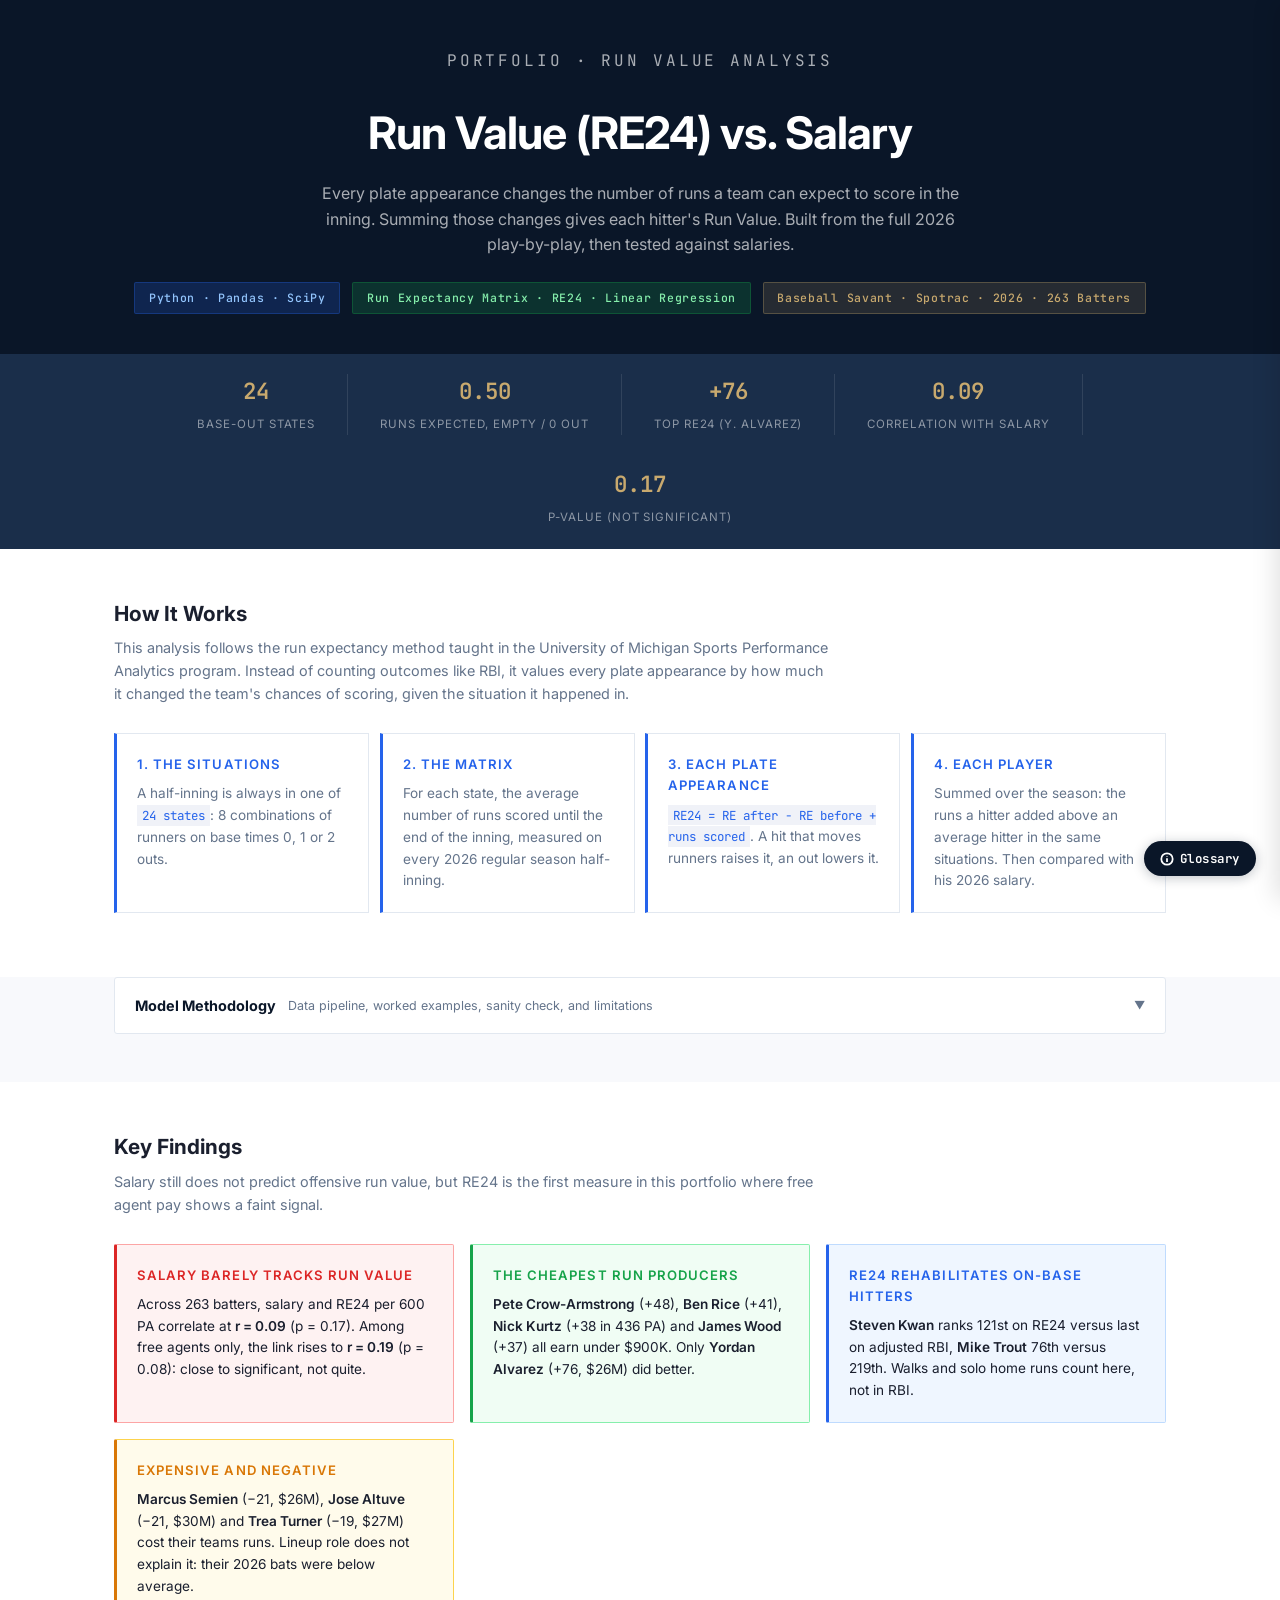
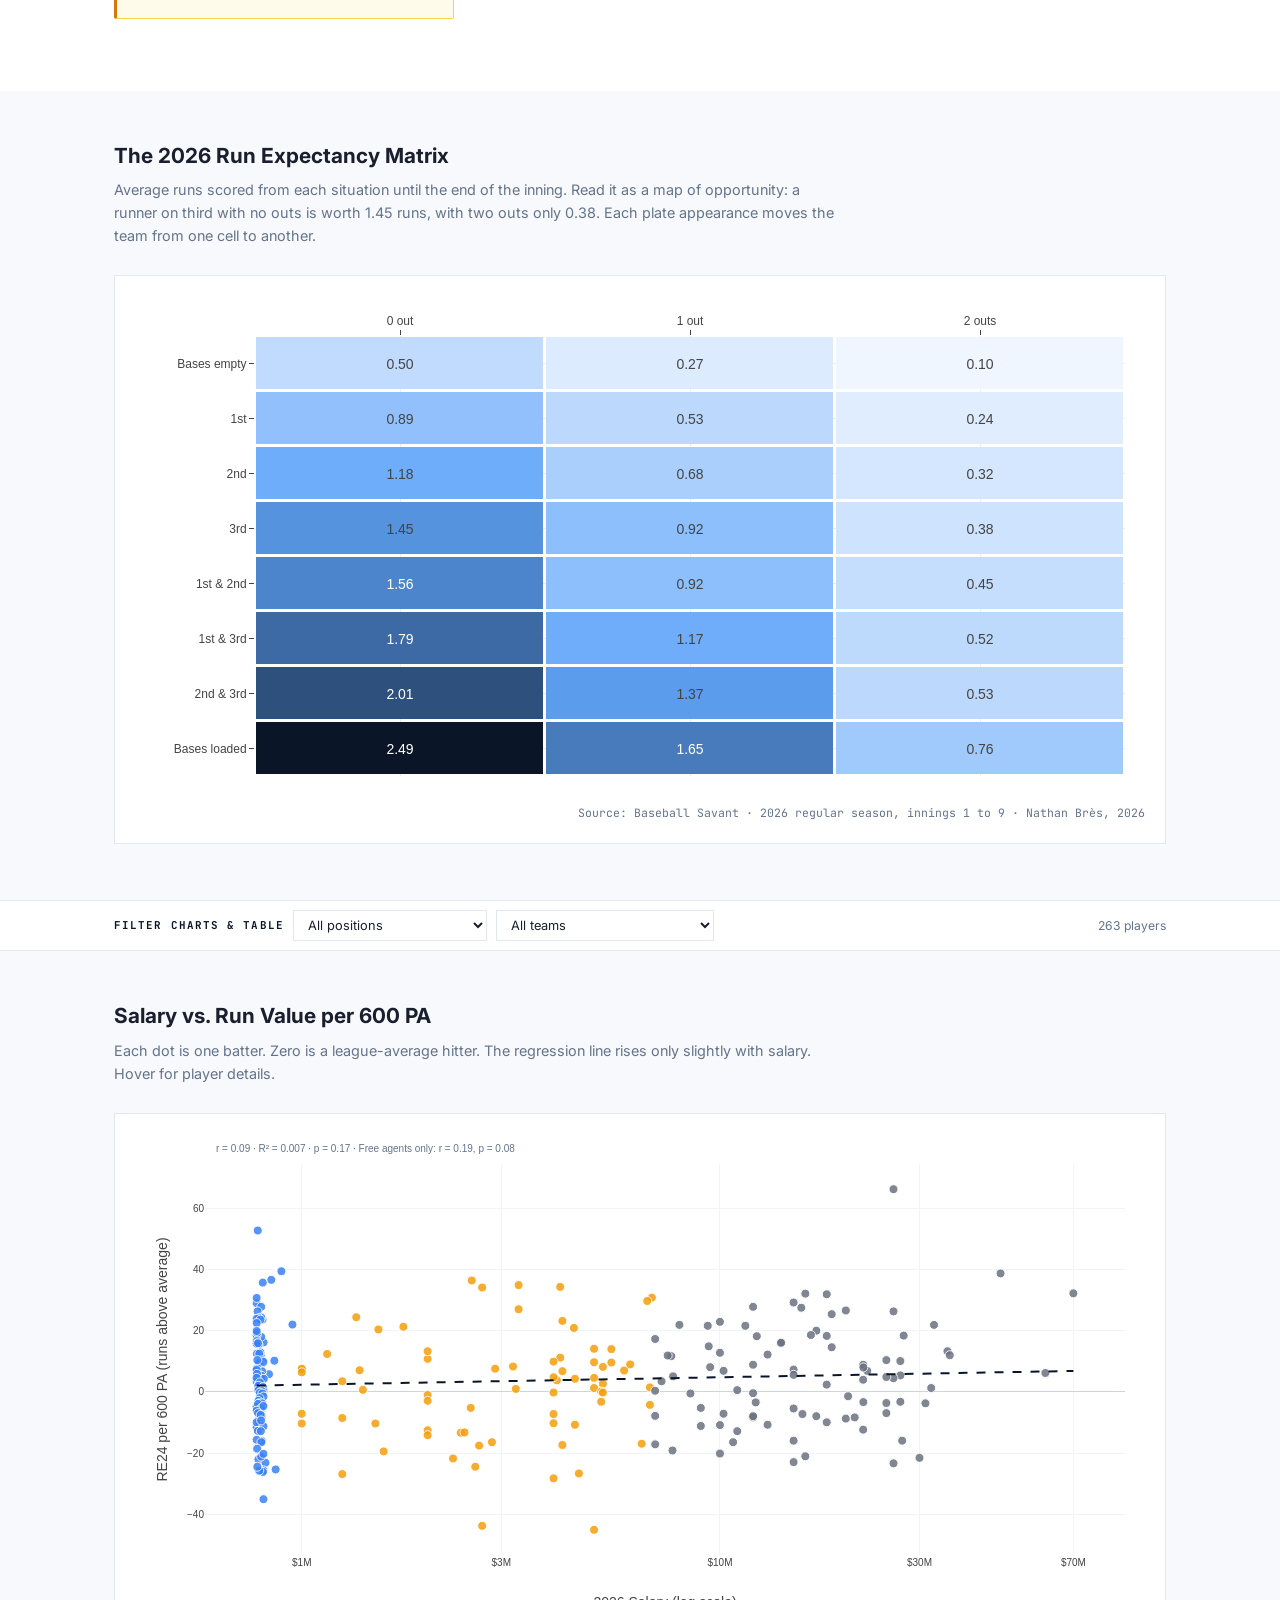
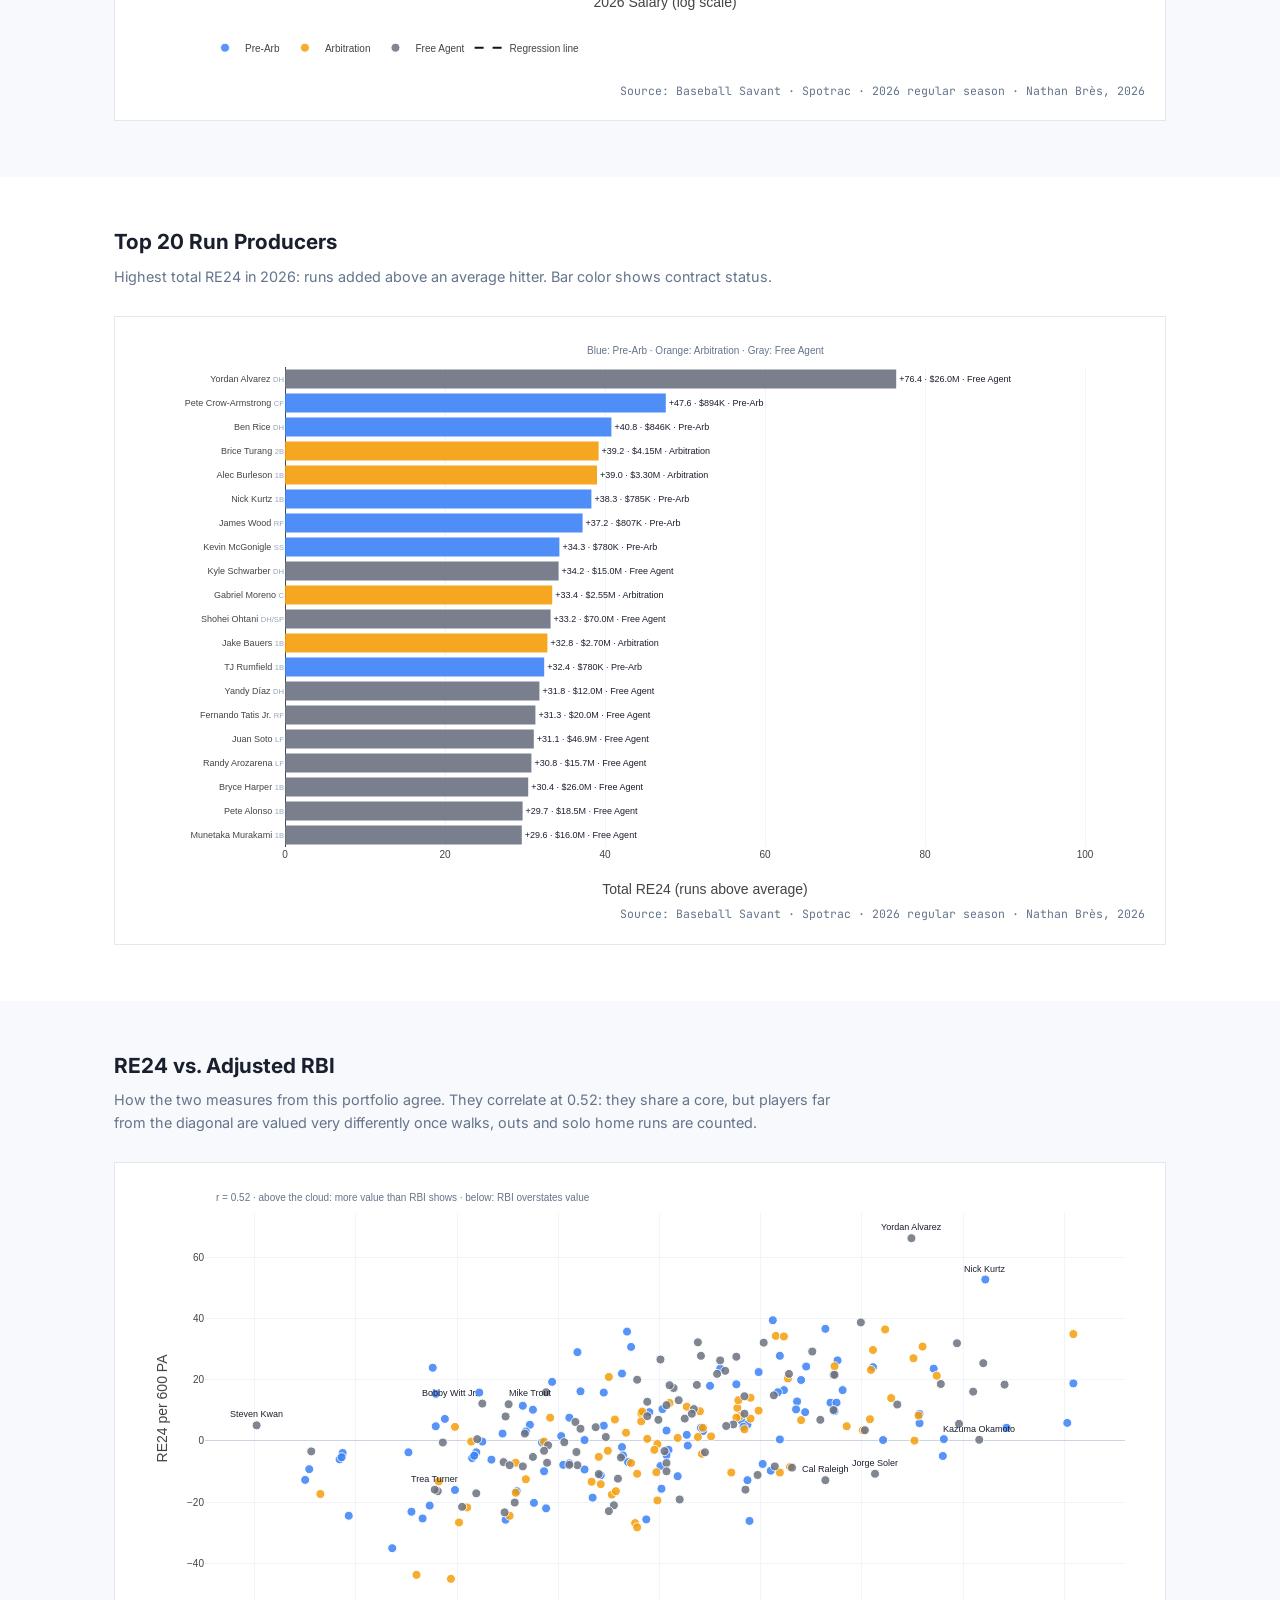
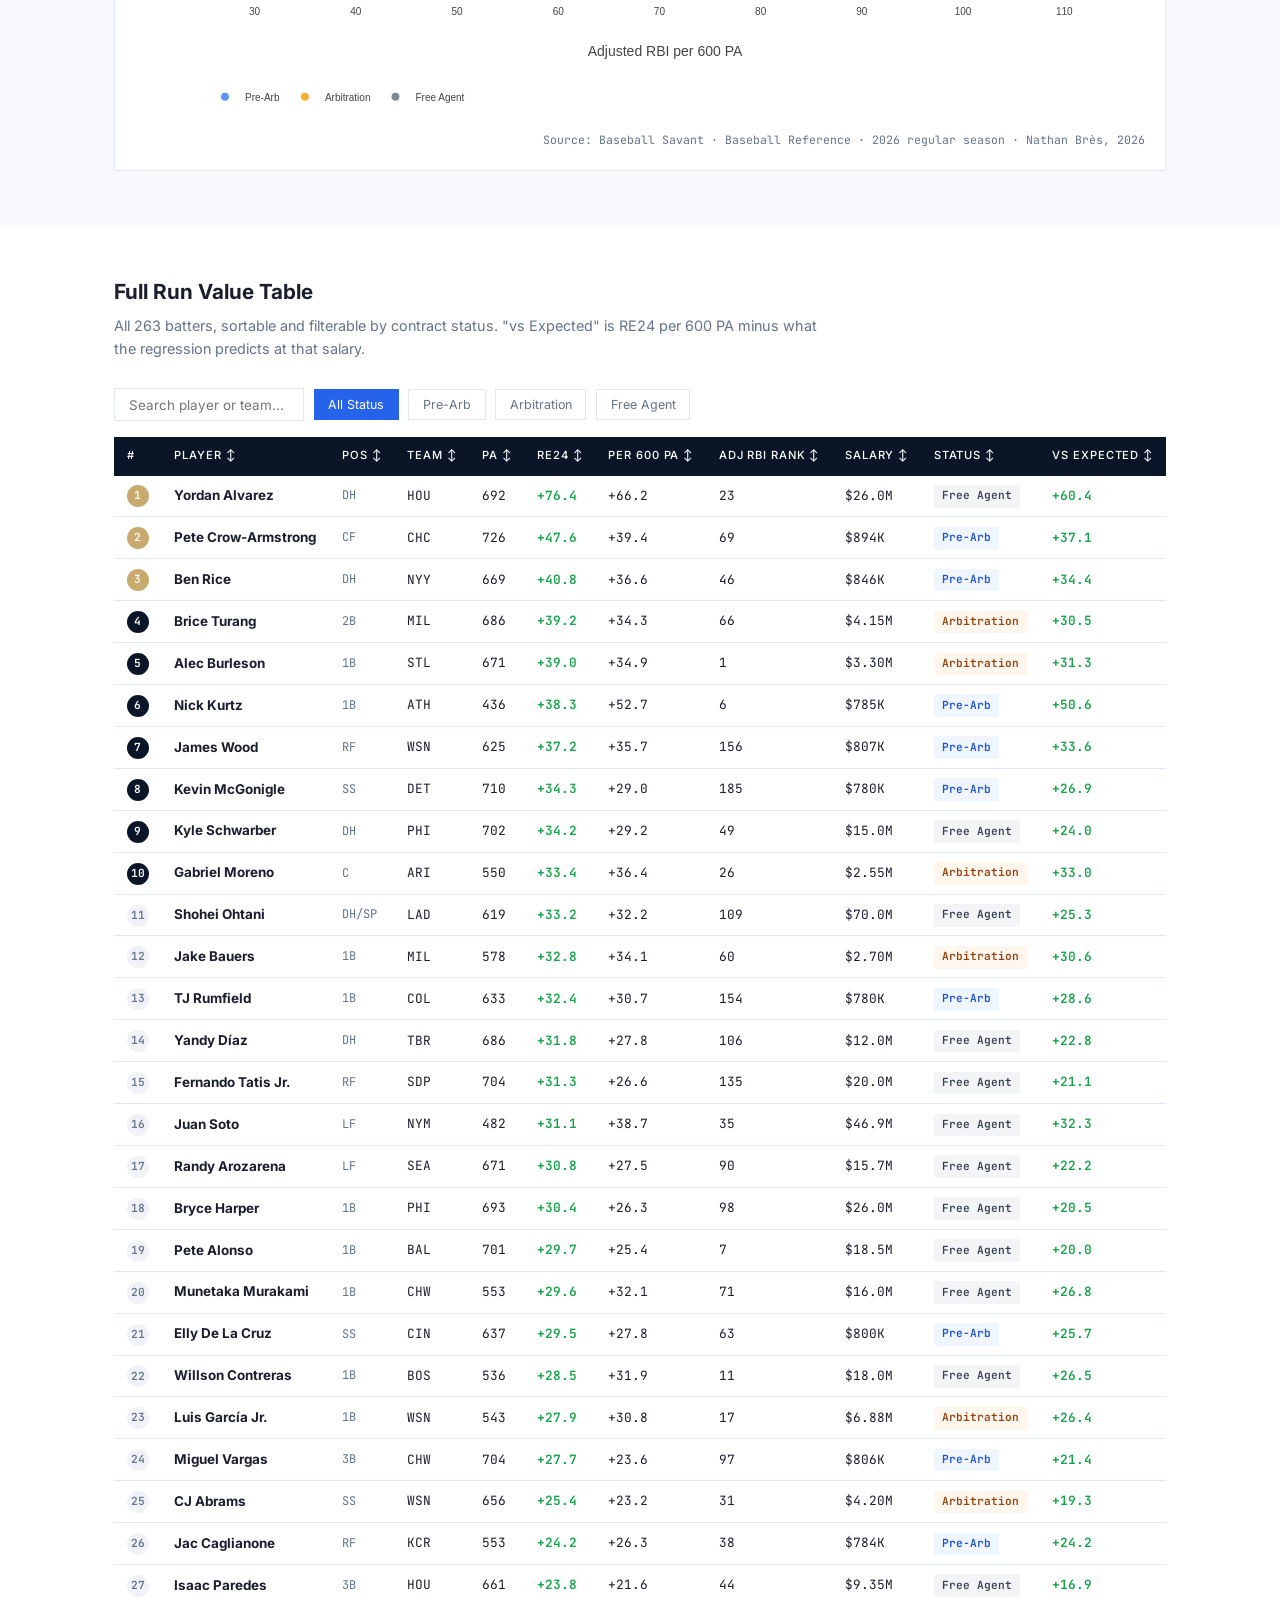
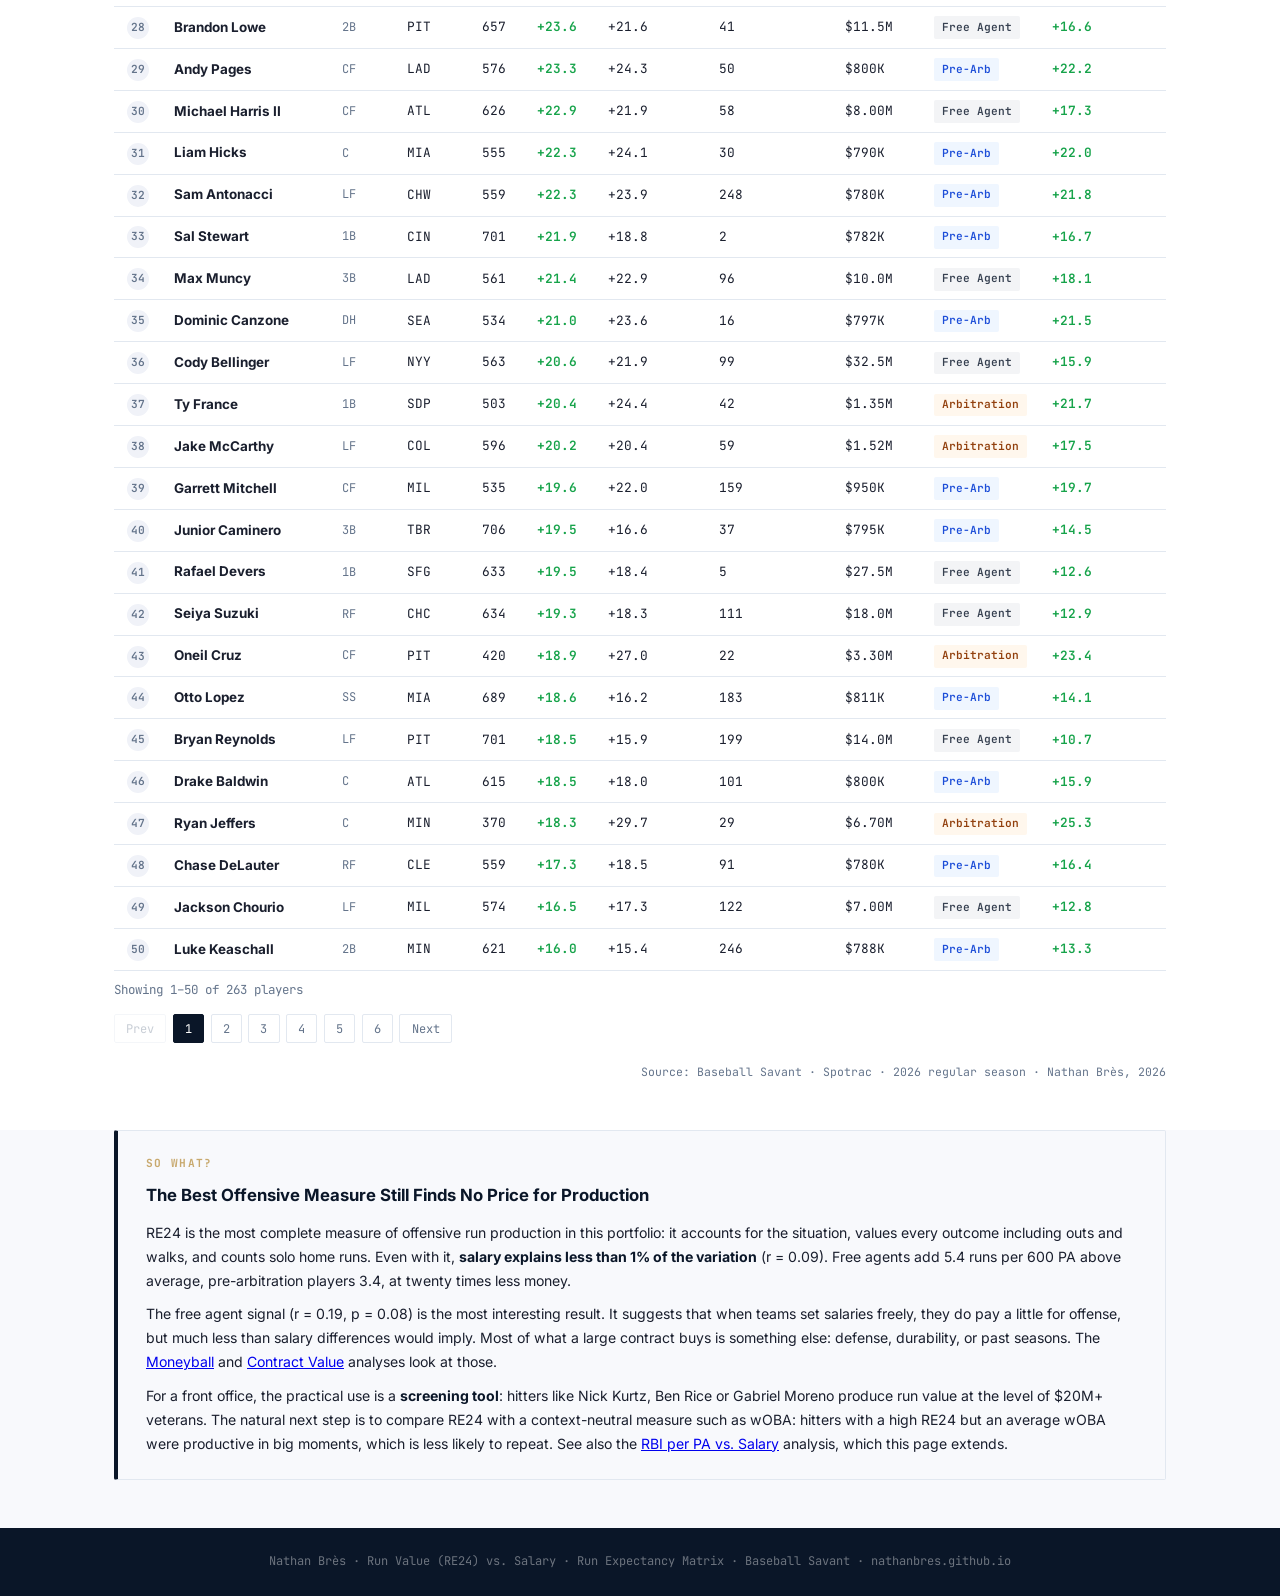
<file: re24-value.html>
<!DOCTYPE html>
<html lang="en">
<head>
  <meta charset="UTF-8"/>
  <meta name="viewport" content="width=device-width,initial-scale=1.0"/>
  <title>Run Value (RE24) vs. Salary | Nathan Brès</title>
  <script src="https://cdn.plot.ly/plotly-2.27.0.min.js"></script>
  <script src="js/filters.js"></script>
  <link href="https://fonts.googleapis.com/css2?family=Inter:wght@300;400;500;600;700&family=JetBrains+Mono:wght@400;500&display=swap" rel="stylesheet"/>
  <style>
    td.pos{font-family:var(--mono);font-size:.75rem;color:var(--muted);white-space:nowrap}
    :root{--bg:#fff;--bg2:#f8f9fc;--bg3:#f0f2f8;--navy:#0A1628;--navy2:#1a2e4a;--text:#1a1f2e;--muted:#64748b;--border:#e2e8f0;--blue:#2563eb;--green:#16a34a;--red:#dc2626;--amber:#d97706;--gold:#C8A96E;--font:'Inter',sans-serif;--mono:'JetBrains Mono',monospace}
    *{box-sizing:border-box;margin:0;padding:0}
    body{font-family:var(--font);background:var(--bg);color:var(--text);line-height:1.6}
    .page-header{background:var(--navy);color:#fff;padding:3rem 2rem 2.5rem;text-align:center}
    .eyebrow{font-family:var(--mono);font-size:.72rem;letter-spacing:.18em;text-transform:uppercase;color:var(--gold);margin-bottom:.75rem}
    .page-header h1{font-size:clamp(1.8rem,4vw,2.8rem);font-weight:700;letter-spacing:-.02em;margin-bottom:.75rem}
    .page-header p{font-size:1rem;color:rgba(255,255,255,.65);max-width:660px;margin:0 auto 1.5rem}
    .badges{display:flex;gap:.75rem;justify-content:center;flex-wrap:wrap}
    .badge{font-family:var(--mono);font-size:.72rem;padding:.35rem .85rem;border-radius:2px;letter-spacing:.06em;font-weight:500}
    .badge-blue{background:rgba(37,99,235,.2);color:#93c5fd;border:1px solid rgba(37,99,235,.3)}
    .badge-green{background:rgba(22,163,74,.2);color:#86efac;border:1px solid rgba(22,163,74,.3)}
    .badge-gold{background:rgba(200,169,110,.15);color:var(--gold);border:1px solid rgba(200,169,110,.3)}
    .stats-bar{background:var(--navy2);padding:1.25rem 2rem}
    .stats-inner{max-width:1100px;margin:0 auto;display:flex;gap:2rem;justify-content:center;flex-wrap:wrap}
    .stat-item{text-align:center}
    .stat-value{font-family:var(--mono);font-size:1.4rem;font-weight:600;color:var(--gold);display:block}
    .stat-label{font-size:.72rem;color:rgba(255,255,255,.5);letter-spacing:.08em;text-transform:uppercase}
    .stat-div{width:1px;background:rgba(255,255,255,.1);align-self:stretch}
    .container{max-width:1100px;margin:0 auto;padding:0 1.5rem}
    .section{padding:3rem 1.5rem}
    .section:nth-child(even){background:var(--bg2)}
    .section-title{font-size:1.3rem;font-weight:700;margin-bottom:.4rem}
    .section-desc{font-size:.9rem;color:var(--muted);margin-bottom:1.75rem;max-width:720px}
    .method-grid{display:grid;grid-template-columns:repeat(auto-fit,minmax(200px,1fr));gap:1rem;margin-bottom:1.5rem}
    .method-card{background:var(--bg);border:1px solid var(--border);padding:1.25rem;border-left:3px solid var(--blue)}
    .method-card h4{font-size:.82rem;font-weight:600;color:var(--blue);text-transform:uppercase;letter-spacing:.08em;margin-bottom:.5rem}
    .method-card p{font-size:.85rem;color:var(--muted);line-height:1.6}
    .method-card code{font-family:var(--mono);font-size:.78rem;background:var(--bg3);padding:.1rem .3rem;color:var(--blue)}
    .weight-tag{display:inline-block;font-family:var(--mono);font-size:.7rem;background:rgba(200,169,110,.15);color:var(--gold);border:1px solid rgba(200,169,110,.3);padding:.1rem .4rem;border-radius:2px;margin-bottom:.4rem}
    .finding-grid{display:grid;grid-template-columns:repeat(auto-fit,minmax(270px,1fr));gap:1rem;margin-bottom:1.5rem}
    .finding-card{padding:1.25rem;border-radius:2px}
    .finding-card.green{background:#f0fdf4;border:1px solid #86efac;border-left:3px solid var(--green)}
    .finding-card.amber{background:#fffbeb;border:1px solid #fcd34d;border-left:3px solid var(--amber)}
    .finding-card.blue{background:#eff6ff;border:1px solid #bfdbfe;border-left:3px solid var(--blue)}
    .finding-card.red{background:#fef2f2;border:1px solid #fca5a5;border-left:3px solid var(--red)}
    .finding-card h4{font-size:.82rem;font-weight:600;text-transform:uppercase;letter-spacing:.08em;margin-bottom:.5rem}
    .finding-card.green h4{color:var(--green)}
    .finding-card.amber h4{color:var(--amber)}
    .finding-card.blue h4{color:var(--blue)}
    .finding-card.red h4{color:var(--red)}
    .finding-card p{font-size:.85rem;color:var(--text);line-height:1.6}
    .finding-card strong{font-weight:600}
    .chart-box{background:var(--bg);border:1px solid var(--border);padding:1.25rem;margin-bottom:.5rem}
    @media(max-width:640px){#chart-stability,#chart-top20{height:420px!important}#chart-scatter{height:400px!important}.chart-box{padding:.75rem}}
    .chart-source{font-size:.72rem;color:var(--muted);font-family:var(--mono);text-align:right;padding-top:.5rem}
    .war-sparkline{display:flex;gap:3px;align-items:flex-end;height:28px}
    .war-bar{width:8px;border-radius:1px;min-height:2px}
    .filter-row{display:flex;gap:.6rem;flex-wrap:wrap;margin-bottom:1rem;align-items:center}
    .search-input{padding:.45rem .9rem;border:1px solid var(--border);font-family:var(--font);font-size:.84rem;color:var(--text);outline:none;width:190px}
    .search-input:focus{border-color:var(--blue)}
    .filter-btn{padding:.45rem .85rem;border:1px solid var(--border);background:var(--bg);font-family:var(--font);font-size:.78rem;color:var(--muted);cursor:pointer;transition:all .15s;white-space:nowrap}
    .filter-btn.active,.filter-btn:hover{background:var(--blue);color:#fff;border-color:var(--blue)}
    .val-table{width:100%;border-collapse:collapse;font-size:.84rem}
    .val-table th{background:var(--navy);color:#fff;padding:.65rem .8rem;text-align:left;font-size:.7rem;letter-spacing:.08em;text-transform:uppercase;font-weight:500;white-space:nowrap;cursor:pointer}
    .val-table th:hover{background:var(--navy2)}
    .val-table td{padding:.55rem .8rem;border-bottom:1px solid var(--border);vertical-align:middle}
    .val-table tr:hover td{background:var(--bg2)}
    .rank-badge{display:inline-flex;align-items:center;justify-content:center;width:22px;height:22px;border-radius:50%;font-family:var(--mono);font-size:.7rem;font-weight:600;background:var(--bg3);color:var(--muted)}
    .rank-badge.top3{background:var(--gold);color:#fff}
    .rank-badge.top10{background:var(--navy);color:#fff}
    .mono{font-family:var(--mono);font-size:.8rem}
    .score-bar{display:inline-flex;align-items:center;gap:.5rem}
    .score-fill{height:6px;border-radius:3px;background:linear-gradient(90deg,#2563eb,#C8A96E)}
    .pos-val{color:var(--green);font-weight:600;font-family:var(--mono);font-size:.8rem}
    .neg-val{color:var(--red);font-weight:500;font-family:var(--mono);font-size:.8rem}
    .neutral-val{color:var(--muted);font-family:var(--mono);font-size:.8rem}
    .trend-up{color:var(--green);font-size:.75rem}
    .trend-dn{color:var(--red);font-size:.75rem}
    .trend-flat{color:var(--muted);font-size:.75rem}
    .pagination{display:flex;gap:.4rem;align-items:center;margin-top:.85rem;flex-wrap:wrap}
    .page-btn{padding:.35rem .7rem;border:1px solid var(--border);background:var(--bg);font-family:var(--mono);font-size:.75rem;color:var(--muted);cursor:pointer;border-radius:2px;transition:all .15s}
    .page-btn:hover,.page-btn.active{background:var(--navy);color:#fff;border-color:var(--navy)}
    .page-btn:disabled{opacity:.35;cursor:default}
    .page-footer{background:var(--navy);color:rgba(255,255,255,.4);text-align:center;padding:1.5rem;font-size:.75rem;font-family:var(--mono)}
    @media(max-width:640px){
      .stats-inner{gap:1rem}.stat-div{display:none}
      .val-table{font-size:.73rem}.val-table th,.val-table td{padding:.4rem .45rem}
      .val-table th:nth-child(6),.val-table td:nth-child(6),
      .val-table th:nth-child(7),.val-table td:nth-child(7){display:none}
    }
  
    .update-card{background:var(--bg);border:1px solid var(--border);border-left:3px solid var(--border);border-radius:2px;padding:.9rem 1rem}
    .update-card.update-up{border-left-color:#16a34a}
    .update-card.update-down{border-left-color:#2563eb}
    .update-name{font-weight:700;font-size:.88rem;color:var(--navy);margin-bottom:.25rem}
    .update-change{font-family:var(--mono);font-size:.75rem;color:var(--text);margin-bottom:.3rem}
    .update-change .arrow{color:var(--muted);margin:0 .2rem}
    .update-note{font-size:.78rem;color:var(--muted);line-height:1.4}
    
    .method-details{border:1px solid var(--border);border-radius:3px;background:var(--bg)}
    .method-summary{display:flex;align-items:center;gap:.75rem;padding:1rem 1.25rem;cursor:pointer;list-style:none;user-select:none}
    .method-summary::-webkit-details-marker{display:none}
    .method-summary:hover{background:var(--bg2)}
    .method-label{font-weight:700;font-size:.9rem;color:var(--navy)}
    .method-hint{font-size:.78rem;color:var(--muted);flex:1}
    .method-chevron{font-size:.7rem;color:var(--muted);transition:transform .2s}
    details[open] .method-chevron{transform:rotate(180deg)}
    .method-body{padding:1.25rem 1.25rem 1.5rem;border-top:1px solid var(--border)}
    .method-intro{font-size:.85rem;color:var(--text);line-height:1.6;margin-bottom:1.25rem}
    .method-h3{font-size:.8rem;font-weight:700;text-transform:uppercase;letter-spacing:.08em;color:var(--muted);margin:1.25rem 0 .6rem}
    .method-formula{background:var(--bg2);border:1px solid var(--border);border-radius:2px;padding:.9rem 1rem;margin-bottom:1rem}
    .method-formula code{font-family:var(--mono);font-size:.78rem;color:var(--navy);line-height:1.6}
    .method-grid{display:grid;grid-template-columns:repeat(auto-fill,minmax(240px,1fr));gap:.65rem;margin-bottom:1rem}
    .method-comp{background:var(--bg2);border:1px solid var(--border);border-radius:2px;padding:.8rem .9rem}
    .method-comp-header{display:flex;align-items:center;gap:.5rem;margin-bottom:.35rem}
    .method-weight{background:var(--navy);color:#fff;font-family:var(--mono);font-size:.7rem;font-weight:700;padding:.15rem .4rem;border-radius:2px}
    .method-comp-name{font-weight:700;font-size:.82rem;color:var(--navy)}
    .method-comp-desc{font-size:.78rem;color:var(--muted);line-height:1.5;margin:0}
    .method-example{background:var(--bg2);border:1px solid var(--border);border-radius:2px;overflow:hidden;margin-bottom:1rem}
    .method-ex-row{display:grid;grid-template-columns:140px 1fr 1fr;align-items:center;padding:.5rem .9rem;border-bottom:1px solid var(--border);font-size:.78rem}
    .method-ex-row:last-child{border-bottom:none}
    .method-ex-row.highlight{background:#f0fdf4}
    .method-ex-label{font-family:var(--mono);font-size:.72rem;color:var(--muted)}
    .method-ex-val{font-weight:700;color:var(--navy)}
    .method-ex-note{color:var(--muted);font-size:.72rem}
    .method-caveat{font-size:.75rem;color:var(--muted);line-height:1.55;font-style:italic;margin:0}
    @media(max-width:640px){.method-ex-row{grid-template-columns:120px 1fr}.method-ex-note{display:none}.method-grid{grid-template-columns:1fr}}
    
    .takeaway{background:var(--bg2);border:1px solid var(--border);border-left:4px solid var(--navy);border-radius:2px;padding:1.5rem 1.75rem;margin-top:0}
    .takeaway-label{font-family:var(--mono);font-size:.7rem;font-weight:700;text-transform:uppercase;letter-spacing:.12em;color:var(--gold);margin-bottom:.6rem}
    .takeaway-title{font-size:1.05rem;font-weight:700;color:var(--navy);margin-bottom:.75rem}
    .takeaway p{font-size:.88rem;color:var(--text);line-height:1.7;margin:0 0 .6rem}
    .takeaway p:last-child{margin:0}
    .takeaway strong{color:var(--navy)}
    
    .sig-verdict{background:#fff7ed;border:1px solid #fed7aa;border-left:4px solid #f97316;border-radius:2px;padding:1.25rem 1.5rem;margin-bottom:1rem}
    .sig-verdict-header{display:flex;align-items:center;gap:.6rem;margin-bottom:.75rem}
    .sig-icon{font-size:1.1rem;color:#f97316}
    .sig-title{font-weight:700;font-size:.9rem;color:#9a3412}
    .sig-verdict p{font-size:.84rem;color:#7c2d12;line-height:1.65;margin:0 0 .5rem}
    .sig-verdict p:last-child{margin:0}
    .sig-caveat{background:var(--bg2);border:1px solid var(--border);border-left:4px solid var(--blue);border-radius:2px;padding:1.25rem 1.5rem}
    .sig-caveat-header{font-weight:700;font-size:.88rem;color:var(--navy);margin-bottom:.6rem}
    .sig-caveat p{font-size:.84rem;color:var(--text);line-height:1.65;margin:0 0 .5rem}
    .sig-caveat p:last-child{margin:0}
    
    .tag{display:inline-block;padding:.15rem .5rem;border-radius:2px;font-size:.7rem;font-weight:600;font-family:var(--mono);white-space:nowrap}
    .tag-pre{background:#eff6ff;color:#1d4ed8}.tag-arb{background:#fff7ed;color:#92400e}.tag-fa{background:#f3f4f6;color:#374151}
    @media(max-width:640px){#chart-matrix{height:440px!important}#chart-scatter,#chart-compare{height:440px!important}#chart-top{height:480px!important}}
    </style>
</head>
<body>

<div class="page-header">
  <p class="eyebrow">Portfolio · Run Value Analysis</p>
  <h1>Run Value (RE24) vs. Salary</h1>
  <p>Every plate appearance changes the number of runs a team can expect to score in the inning. Summing those changes gives each hitter's Run Value. Built from the full 2026 play-by-play, then tested against salaries.</p>
  <div class="badges">
    <span class="badge badge-blue">Python · Pandas · SciPy</span>
    <span class="badge badge-green">Run Expectancy Matrix · RE24 · Linear Regression</span>
    <span class="badge badge-gold">Baseball Savant · Spotrac · 2026 · 263 Batters</span>
  </div>
</div>

<div class="stats-bar">
  <div class="stats-inner">
    <div class="stat-item"><span class="stat-value">24</span><span class="stat-label">Base-Out States</span></div>
    <div class="stat-div"></div>
    <div class="stat-item"><span class="stat-value">0.50</span><span class="stat-label">Runs Expected, Empty / 0 Out</span></div>
    <div class="stat-div"></div>
    <div class="stat-item"><span class="stat-value">+76</span><span class="stat-label">Top RE24 (Y. Alvarez)</span></div>
    <div class="stat-div"></div>
    <div class="stat-item"><span class="stat-value">0.09</span><span class="stat-label">Correlation with Salary</span></div>
    <div class="stat-div"></div>
    <div class="stat-item"><span class="stat-value">0.17</span><span class="stat-label">p-value (not significant)</span></div>
  </div>
</div>

<!-- How It Works -->
<div class="section">
  <div class="container">
    <h2 class="section-title">How It Works</h2>
    <p class="section-desc">This analysis follows the run expectancy method taught in the University of Michigan Sports Performance Analytics program. Instead of counting outcomes like RBI, it values every plate appearance by how much it changed the team's chances of scoring, given the situation it happened in.</p>
    <div class="method-grid">
      <div class="method-card">
        <h4>1. The Situations</h4>
        <p>A half-inning is always in one of <code>24 states</code>: 8 combinations of runners on base times 0, 1 or 2 outs.</p>
      </div>
      <div class="method-card">
        <h4>2. The Matrix</h4>
        <p>For each state, the average number of runs scored until the end of the inning, measured on every 2026 regular season half-inning.</p>
      </div>
      <div class="method-card">
        <h4>3. Each Plate Appearance</h4>
        <p><code>RE24 = RE after &minus; RE before + runs scored</code>. A hit that moves runners raises it, an out lowers it.</p>
      </div>
      <div class="method-card">
        <h4>4. Each Player</h4>
        <p>Summed over the season: the runs a hitter added above an average hitter in the same situations. Then compared with his 2026 salary.</p>
      </div>
    </div>
  </div>
</div>

<!-- Methodology -->
<div class="section" style="padding-top:0">
  <div class="container">
    <details class="method-details">
      <summary class="method-summary">
        <span class="method-label">Model Methodology</span>
        <span class="method-hint">Data pipeline, worked examples, sanity check, and limitations</span>
        <span class="method-chevron">&#9660;</span>
      </summary>
      <div class="method-body">
        <p class="method-intro">RE24 answers a simple question: <strong>did this plate appearance make the team more or less likely to score?</strong> A single with the bases empty and a single with the bases loaded are both "one hit", but they do not change the inning in the same way. RE24 captures that difference, and it also counts outs, walks and solo home runs, which RBI-based measures miss.</p>
        <h3 class="method-h3">Formula</h3>
        <div class="method-formula">
          <code>RE24 (one PA) = RE(state after) &minus; RE(state before) + runs scored on the play</code><br>
          <code>RE24 (player) = sum over all his plate appearances</code>
        </div>
        <p class="method-intro">When a plate appearance ends the inning, the state after is worth 0. Because the matrix is built from league averages, a league-average hitter totals about 0 over a season: positive values are runs above average.</p>
        <h3 class="method-h3">Worked Examples (2026 matrix)</h3>
        <div class="method-example">
          <div class="method-ex-row"><span class="method-ex-label">Solo HR, 0 out</span><span class="method-ex-val">0.500 &minus; 0.500 + 1 = +1.00</span><span class="method-ex-note">state unchanged, one run scores</span></div>
          <div class="method-ex-row"><span class="method-ex-label">Double, runner on 1st, 0 out</span><span class="method-ex-val">2.006 &minus; 0.893 = +1.11</span><span class="method-ex-note">runners on 2nd and 3rd, no run yet</span></div>
          <div class="method-ex-row"><span class="method-ex-label">Walk, empty, 0 out</span><span class="method-ex-val">0.893 &minus; 0.500 = +0.39</span><span class="method-ex-note">a walk has real value, invisible in RBI</span></div>
          <div class="method-ex-row highlight"><span class="method-ex-label">Strikeout, loaded, 0 out</span><span class="method-ex-val">1.650 &minus; 2.491 = &minus;0.84</span><span class="method-ex-note">the costliest kind of out</span></div>
        </div>
        <h3 class="method-h3">Data Pipeline</h3>
        <div class="method-example">
          <div class="method-ex-row"><span class="method-ex-label">Source</span><span class="method-ex-val">Baseball Savant</span><span class="method-ex-note">every 2026 regular season pitch, downloaded day by day</span></div>
          <div class="method-ex-row"><span class="method-ex-label">Unit</span><span class="method-ex-val">Plate appearance</span><span class="method-ex-note">state at the first pitch, result at the last pitch</span></div>
          <div class="method-ex-row"><span class="method-ex-label">Matrix sample</span><span class="method-ex-val">Innings 1 to 9 (top)</span><span class="method-ex-note">bottom of the 9th and extra innings excluded</span></div>
          <div class="method-ex-row highlight"><span class="method-ex-label">Players analyzed</span><span class="method-ex-val">263 batters</span><span class="method-ex-note">300+ PA with a known 2026 salary (Spotrac)</span></div>
        </div>
        <h3 class="method-h3">Known Limitations</h3>
        <div class="method-grid">
          <div class="method-comp"><div class="method-comp-header"><span class="method-weight" style="background:#dc2626">!</span><span class="method-comp-name">Offense only</span></div><p class="method-comp-desc">RE24 ignores defense and position. A strong defender with an average bat, like Ernie Clement, ranks low here and high on WAR.</p></div>
          <div class="method-comp"><div class="method-comp-header"><span class="method-weight" style="background:#dc2626">!</span><span class="method-comp-name">Baserunning inside a PA</span></div><p class="method-comp-desc">Stolen bases and wild pitches during a plate appearance are credited to the batter. A full event-level file (Retrosheet) would separate them.</p></div>
          <div class="method-comp"><div class="method-comp-header"><span class="method-weight" style="background:#dc2626">!</span><span class="method-comp-name">Incomplete innings</span></div><p class="method-comp-desc">Walk-offs end innings early. Summed over all players, RE24 totals &minus;257 runs instead of 0, about 1% of runs scored, or 1 run per regular.</p></div>
          <div class="method-comp"><div class="method-comp-header"><span class="method-weight" style="background:#dc2626">!</span><span class="method-comp-name">Context included</span></div><p class="method-comp-desc">RE24 rewards producing in big situations. It describes what happened, it does not isolate repeatable skill like wOBA or xwOBA.</p></div>
        </div>
        <p class="method-caveat">Contract status bands: Pre-Arb under $1M, Arbitration from $1M to under $7M, Free Agent $7M and above. The full Python script that downloads the data and builds the matrix is reproducible from public data.</p>
      </div>
    </details>
  </div>
</div>

<!-- Key Findings -->
<div class="section">
  <div class="container">
    <h2 class="section-title">Key Findings</h2>
    <p class="section-desc">Salary still does not predict offensive run value, but RE24 is the first measure in this portfolio where free agent pay shows a faint signal.</p>
    <div class="finding-grid">
      <div class="finding-card red">
        <h4>Salary Barely Tracks Run Value</h4>
        <p>Across 263 batters, salary and RE24 per 600 PA correlate at <strong>r = 0.09</strong> (p = 0.17). Among free agents only, the link rises to <strong>r = 0.19</strong> (p = 0.08): close to significant, not quite.</p>
      </div>
      <div class="finding-card green">
        <h4>The Cheapest Run Producers</h4>
        <p><strong>Pete Crow-Armstrong</strong> (+48), <strong>Ben Rice</strong> (+41), <strong>Nick Kurtz</strong> (+38 in 436 PA) and <strong>James Wood</strong> (+37) all earn under $900K. Only <strong>Yordan Alvarez</strong> (+76, $26M) did better.</p>
      </div>
      <div class="finding-card blue">
        <h4>RE24 Rehabilitates On-Base Hitters</h4>
        <p><strong>Steven Kwan</strong> ranks 121st on RE24 versus last on adjusted RBI, <strong>Mike Trout</strong> 76th versus 219th. Walks and solo home runs count here, not in RBI.</p>
      </div>
      <div class="finding-card amber">
        <h4>Expensive and Negative</h4>
        <p><strong>Marcus Semien</strong> (&minus;21, $26M), <strong>Jose Altuve</strong> (&minus;21, $30M) and <strong>Trea Turner</strong> (&minus;19, $27M) cost their teams runs. Lineup role does not explain it: their 2026 bats were below average.</p>
      </div>
    </div>
  </div>
</div>

<!-- Matrix -->
<div class="section">
  <div class="container">
    <h2 class="section-title">The 2026 Run Expectancy Matrix</h2>
    <p class="section-desc">Average runs scored from each situation until the end of the inning. Read it as a map of opportunity: a runner on third with no outs is worth 1.45 runs, with two outs only 0.38. Each plate appearance moves the team from one cell to another.</p>
    <div class="chart-box">
      <div id="chart-matrix" style="height:500px"></div>
      <div class="chart-source">Source: Baseball Savant · 2026 regular season, innings 1 to 9 · Nathan Brès, 2026</div>
    </div>
  </div>
</div>

<!-- Scatter -->
<div class="section">
  <div class="container">
    <h2 class="section-title">Salary vs. Run Value per 600 PA</h2>
    <p class="section-desc">Each dot is one batter. Zero is a league-average hitter. The regression line rises only slightly with salary. Hover for player details.</p>
    <div class="chart-box">
      <div id="chart-scatter" style="height:540px"></div>
      <div class="chart-source">Source: Baseball Savant · Spotrac · 2026 regular season · Nathan Brès, 2026</div>
    </div>
  </div>
</div>

<!-- Top 20 -->
<div class="section">
  <div class="container">
    <h2 class="section-title">Top 20 Run Producers</h2>
    <p class="section-desc">Highest total RE24 in 2026: runs added above an average hitter. Bar color shows contract status.</p>
    <div class="chart-box">
      <div id="chart-top" style="height:560px"></div>
      <div class="chart-source">Source: Baseball Savant · Spotrac · 2026 regular season · Nathan Brès, 2026</div>
    </div>
  </div>
</div>

<!-- Compare -->
<div class="section">
  <div class="container">
    <h2 class="section-title">RE24 vs. Adjusted RBI</h2>
    <p class="section-desc">How the two measures from this portfolio agree. They correlate at 0.52: they share a core, but players far from the diagonal are valued very differently once walks, outs and solo home runs are counted.</p>
    <div class="chart-box">
      <div id="chart-compare" style="height:540px"></div>
      <div class="chart-source">Source: Baseball Savant · Baseball Reference · 2026 regular season · Nathan Brès, 2026</div>
    </div>
  </div>
</div>

<!-- Full Table -->
<div class="section">
  <div class="container">
    <h2 class="section-title">Full Run Value Table</h2>
    <p class="section-desc">All 263 batters, sortable and filterable by contract status. "vs Expected" is RE24 per 600 PA minus what the regression predicts at that salary.</p>
    <div class="filter-row">
      <input class="search-input" id="searchInput" type="text" placeholder="Search player or team..."/>
      <button class="filter-btn active" onclick="setStatus('all',this)">All Status</button>
      <button class="filter-btn" onclick="setStatus('Pre-Arb',this)">Pre-Arb</button>
      <button class="filter-btn" onclick="setStatus('Arbitration',this)">Arbitration</button>
      <button class="filter-btn" onclick="setStatus('Free Agent',this)">Free Agent</button>
    </div>
    <div style="overflow-x:auto">
      <table class="val-table">
        <thead>
          <tr>
            <th>#</th>
            <th onclick="sortTable('Player')">Player ↕</th>
            <th onclick="sortTable('Pos')">Pos ↕</th>
            <th onclick="sortTable('Team')">Team ↕</th>
            <th onclick="sortTable('PA')">PA ↕</th>
            <th onclick="sortTable('RE24')">RE24 ↕</th>
            <th onclick="sortTable('re600')">Per 600 PA ↕</th>
            <th onclick="sortTable('rk_rbi')">Adj RBI Rank ↕</th>
            <th onclick="sortTable('Salary')">Salary ↕</th>
            <th onclick="sortTable('status')">Status ↕</th>
            <th onclick="sortTable('vs_exp')">vs Expected ↕</th>
          </tr>
        </thead>
        <tbody id="tableBody"></tbody>
      </table>
    </div>
    <p id="tableCount" style="font-size:.78rem;color:var(--muted);margin-top:.6rem;font-family:var(--mono)"></p>
    <div class="pagination" id="tablePagination"></div>
    <div class="chart-source" style="margin-top:.75rem">Source: Baseball Savant · Spotrac · 2026 regular season · Nathan Brès, 2026</div>
  </div>
</div>

<div class="section" style="padding-top:0">
  <div class="container">
    <div class="takeaway">
      <div class="takeaway-label">So What?</div>
      <div class="takeaway-title">The Best Offensive Measure Still Finds No Price for Production</div>
      <p>RE24 is the most complete measure of offensive run production in this portfolio: it accounts for the situation, values every outcome including outs and walks, and counts solo home runs. Even with it, <strong>salary explains less than 1% of the variation</strong> (r = 0.09). Free agents add 5.4 runs per 600 PA above average, pre-arbitration players 3.4, at twenty times less money.</p>
      <p>The free agent signal (r = 0.19, p = 0.08) is the most interesting result. It suggests that when teams set salaries freely, they do pay a little for offense, but much less than salary differences would imply. Most of what a large contract buys is something else: defense, durability, or past seasons. The <a href="hidden-value.html">Moneyball</a> and <a href="contract-value.html">Contract Value</a> analyses look at those.</p>
      <p>For a front office, the practical use is a <strong>screening tool</strong>: hitters like Nick Kurtz, Ben Rice or Gabriel Moreno produce run value at the level of $20M+ veterans. The natural next step is to compare RE24 with a context-neutral measure such as wOBA: hitters with a high RE24 but an average wOBA were productive in big moments, which is less likely to repeat. See also the <a href="rbi-value.html">RBI per PA vs. Salary</a> analysis, which this page extends.</p>
    </div>
  </div>
</div>

<div class="page-footer">Nathan Brès · Run Value (RE24) vs. Salary · Run Expectancy Matrix · Baseball Savant · nathanbres.github.io</div>

<script>
const isMobile = window.innerWidth < 640;
const posLbl = d => `${d.Player} <span style="color:#94a3b8;font-size:0.85em">${d.Pos}</span>`;
const DATA = [{"Player": "Yordan Alvarez", "Pos": "DH", "Team": "HOU", "PA": 692, "RE24": 76.4, "re600": 66.2, "rbi600": 94.9, "brs": 17.0, "Salary": 26000000, "status": "Free Agent", "rk_re": 1, "rk_rbi": 23, "vs_exp": 60.4}, {"Player": "Pete Crow-Armstrong", "Pos": "CF", "Team": "CHC", "PA": 726, "RE24": 47.6, "re600": 39.4, "rbi600": 81.2, "brs": 16.1, "Salary": 894000, "status": "Pre-Arb", "rk_re": 3, "rk_rbi": 69, "vs_exp": 37.1}, {"Player": "Ben Rice", "Pos": "DH", "Team": "NYY", "PA": 669, "RE24": 40.8, "re600": 36.6, "rbi600": 86.4, "brs": 16.9, "Salary": 845800, "status": "Pre-Arb", "rk_re": 5, "rk_rbi": 46, "vs_exp": 34.4}, {"Player": "Brice Turang", "Pos": "2B", "Team": "MIL", "PA": 686, "RE24": 39.2, "re600": 34.3, "rbi600": 81.5, "brs": 19.0, "Salary": 4150000, "status": "Arbitration", "rk_re": 9, "rk_rbi": 66, "vs_exp": 30.5}, {"Player": "Alec Burleson", "Pos": "1B", "Team": "STL", "PA": 671, "RE24": 39.0, "re600": 34.9, "rbi600": 110.9, "brs": 18.5, "Salary": 3300000, "status": "Arbitration", "rk_re": 8, "rk_rbi": 1, "vs_exp": 31.3}, {"Player": "Nick Kurtz", "Pos": "1B", "Team": "ATH", "PA": 436, "RE24": 38.3, "re600": 52.7, "rbi600": 102.2, "brs": 21.6, "Salary": 785000, "status": "Pre-Arb", "rk_re": 2, "rk_rbi": 6, "vs_exp": 50.6}, {"Player": "James Wood", "Pos": "RF", "Team": "WSN", "PA": 625, "RE24": 37.2, "re600": 35.7, "rbi600": 66.8, "brs": 15.2, "Salary": 806900, "status": "Pre-Arb", "rk_re": 7, "rk_rbi": 156, "vs_exp": 33.6}, {"Player": "Kevin McGonigle", "Pos": "SS", "Team": "DET", "PA": 710, "RE24": 34.3, "re600": 29.0, "rbi600": 61.9, "brs": 15.0, "Salary": 780000, "status": "Pre-Arb", "rk_re": 18, "rk_rbi": 185, "vs_exp": 26.9}, {"Player": "Kyle Schwarber", "Pos": "DH", "Team": "PHI", "PA": 702, "RE24": 34.2, "re600": 29.2, "rbi600": 85.1, "brs": 15.5, "Salary": 15000000, "status": "Free Agent", "rk_re": 17, "rk_rbi": 49, "vs_exp": 24.0}, {"Player": "Gabriel Moreno", "Pos": "C", "Team": "ARI", "PA": 550, "RE24": 33.4, "re600": 36.4, "rbi600": 92.3, "brs": 19.2, "Salary": 2550000, "status": "Arbitration", "rk_re": 6, "rk_rbi": 26, "vs_exp": 33.0}, {"Player": "Shohei Ohtani", "Pos": "DH/SP", "Team": "LAD", "PA": 619, "RE24": 33.2, "re600": 32.2, "rbi600": 73.8, "brs": 16.2, "Salary": 70000000, "status": "Free Agent", "rk_re": 11, "rk_rbi": 109, "vs_exp": 25.3}, {"Player": "Jake Bauers", "Pos": "1B", "Team": "MIL", "PA": 578, "RE24": 32.8, "re600": 34.1, "rbi600": 82.3, "brs": 15.1, "Salary": 2700000, "status": "Arbitration", "rk_re": 10, "rk_rbi": 60, "vs_exp": 30.6}, {"Player": "TJ Rumfield", "Pos": "1B", "Team": "COL", "PA": 633, "RE24": 32.4, "re600": 30.7, "rbi600": 67.2, "brs": 15.8, "Salary": 780000, "status": "Pre-Arb", "rk_re": 15, "rk_rbi": 154, "vs_exp": 28.6}, {"Player": "Yandy Díaz", "Pos": "DH", "Team": "TBR", "PA": 686, "RE24": 31.8, "re600": 27.8, "rbi600": 74.1, "brs": 19.2, "Salary": 12000000, "status": "Free Agent", "rk_re": 20, "rk_rbi": 106, "vs_exp": 22.8}, {"Player": "Fernando Tatis Jr.", "Pos": "RF", "Team": "SDP", "PA": 704, "RE24": 31.3, "re600": 26.6, "rbi600": 70.1, "brs": 18.0, "Salary": 20000000, "status": "Free Agent", "rk_re": 23, "rk_rbi": 135, "vs_exp": 21.1}, {"Player": "Juan Soto", "Pos": "LF", "Team": "NYM", "PA": 482, "RE24": 31.1, "re600": 38.7, "rbi600": 89.9, "brs": 15.2, "Salary": 46875000, "status": "Free Agent", "rk_re": 4, "rk_rbi": 35, "vs_exp": 32.3}, {"Player": "Randy Arozarena", "Pos": "LF", "Team": "SEA", "PA": 671, "RE24": 30.8, "re600": 27.5, "rbi600": 77.6, "brs": 15.0, "Salary": 15650000, "status": "Free Agent", "rk_re": 21, "rk_rbi": 90, "vs_exp": 22.2}, {"Player": "Bryce Harper", "Pos": "1B", "Team": "PHI", "PA": 693, "RE24": 30.4, "re600": 26.3, "rbi600": 76.0, "brs": 14.4, "Salary": 26000000, "status": "Free Agent", "rk_re": 24, "rk_rbi": 98, "vs_exp": 20.5}, {"Player": "Pete Alonso", "Pos": "1B", "Team": "BAL", "PA": 701, "RE24": 29.7, "re600": 25.4, "rbi600": 102.0, "brs": 16.7, "Salary": 18500000, "status": "Free Agent", "rk_re": 26, "rk_rbi": 7, "vs_exp": 20.0}, {"Player": "Munetaka Murakami", "Pos": "1B", "Team": "CHW", "PA": 553, "RE24": 29.6, "re600": 32.1, "rbi600": 80.3, "brs": 13.6, "Salary": 16000000, "status": "Free Agent", "rk_re": 12, "rk_rbi": 71, "vs_exp": 26.8}, {"Player": "Elly De La Cruz", "Pos": "SS", "Team": "CIN", "PA": 637, "RE24": 29.5, "re600": 27.8, "rbi600": 81.9, "brs": 15.8, "Salary": 800000, "status": "Pre-Arb", "rk_re": 19, "rk_rbi": 63, "vs_exp": 25.7}, {"Player": "Willson Contreras", "Pos": "1B", "Team": "BOS", "PA": 536, "RE24": 28.5, "re600": 31.9, "rbi600": 99.4, "brs": 17.4, "Salary": 18000000, "status": "Free Agent", "rk_re": 13, "rk_rbi": 11, "vs_exp": 26.5}, {"Player": "Luis García Jr.", "Pos": "1B", "Team": "WSN", "PA": 543, "RE24": 27.9, "re600": 30.8, "rbi600": 96.0, "brs": 19.3, "Salary": 6875000, "status": "Arbitration", "rk_re": 14, "rk_rbi": 17, "vs_exp": 26.4}, {"Player": "Miguel Vargas", "Pos": "3B", "Team": "CHW", "PA": 704, "RE24": 27.7, "re600": 23.6, "rbi600": 76.0, "brs": 14.4, "Salary": 805700, "status": "Pre-Arb", "rk_re": 32, "rk_rbi": 97, "vs_exp": 21.4}, {"Player": "CJ Abrams", "Pos": "SS", "Team": "WSN", "PA": 656, "RE24": 25.4, "re600": 23.2, "rbi600": 90.9, "brs": 18.8, "Salary": 4200000, "status": "Arbitration", "rk_re": 33, "rk_rbi": 31, "vs_exp": 19.3}, {"Player": "Jac Caglianone", "Pos": "RF", "Team": "KCR", "PA": 553, "RE24": 24.2, "re600": 26.3, "rbi600": 87.6, "brs": 16.0, "Salary": 784000, "status": "Pre-Arb", "rk_re": 25, "rk_rbi": 38, "vs_exp": 24.2}, {"Player": "Isaac Paredes", "Pos": "3B", "Team": "HOU", "PA": 661, "RE24": 23.8, "re600": 21.6, "rbi600": 87.2, "brs": 16.2, "Salary": 9350000, "status": "Free Agent", "rk_re": 39, "rk_rbi": 44, "vs_exp": 16.9}, {"Player": "Brandon Lowe", "Pos": "2B", "Team": "PIT", "PA": 657, "RE24": 23.6, "re600": 21.6, "rbi600": 87.3, "brs": 16.2, "Salary": 11500000, "status": "Free Agent", "rk_re": 40, "rk_rbi": 41, "vs_exp": 16.6}, {"Player": "Andy Pages", "Pos": "CF", "Team": "LAD", "PA": 576, "RE24": 23.3, "re600": 24.3, "rbi600": 84.5, "brs": 17.4, "Salary": 800000, "status": "Pre-Arb", "rk_re": 28, "rk_rbi": 50, "vs_exp": 22.2}, {"Player": "Michael Harris II", "Pos": "CF", "Team": "ATL", "PA": 626, "RE24": 22.9, "re600": 21.9, "rbi600": 82.8, "brs": 18.7, "Salary": 8000000, "status": "Free Agent", "rk_re": 38, "rk_rbi": 58, "vs_exp": 17.3}, {"Player": "Liam Hicks", "Pos": "C", "Team": "MIA", "PA": 555, "RE24": 22.3, "re600": 24.1, "rbi600": 91.1, "brs": 18.9, "Salary": 790000, "status": "Pre-Arb", "rk_re": 29, "rk_rbi": 30, "vs_exp": 22.0}, {"Player": "Sam Antonacci", "Pos": "LF", "Team": "CHW", "PA": 559, "RE24": 22.3, "re600": 23.9, "rbi600": 47.6, "brs": 15.9, "Salary": 780000, "status": "Pre-Arb", "rk_re": 30, "rk_rbi": 248, "vs_exp": 21.8}, {"Player": "Sal Stewart", "Pos": "1B", "Team": "CIN", "PA": 701, "RE24": 21.9, "re600": 18.8, "rbi600": 110.9, "brs": 19.2, "Salary": 781500, "status": "Pre-Arb", "rk_re": 47, "rk_rbi": 2, "vs_exp": 16.7}, {"Player": "Max Muncy", "Pos": "3B", "Team": "LAD", "PA": 561, "RE24": 21.4, "re600": 22.9, "rbi600": 76.5, "brs": 12.4, "Salary": 10000000, "status": "Free Agent", "rk_re": 34, "rk_rbi": 96, "vs_exp": 18.1}, {"Player": "Dominic Canzone", "Pos": "DH", "Team": "SEA", "PA": 534, "RE24": 21.0, "re600": 23.6, "rbi600": 97.1, "brs": 16.7, "Salary": 796600, "status": "Pre-Arb", "rk_re": 31, "rk_rbi": 16, "vs_exp": 21.5}, {"Player": "Cody Bellinger", "Pos": "LF", "Team": "NYY", "PA": 563, "RE24": 20.6, "re600": 21.9, "rbi600": 75.7, "brs": 18.0, "Salary": 32500000, "status": "Free Agent", "rk_re": 37, "rk_rbi": 99, "vs_exp": 15.9}, {"Player": "Ty France", "Pos": "1B", "Team": "SDP", "PA": 503, "RE24": 20.4, "re600": 24.4, "rbi600": 87.3, "brs": 16.3, "Salary": 1350000, "status": "Arbitration", "rk_re": 27, "rk_rbi": 42, "vs_exp": 21.7}, {"Player": "Jake McCarthy", "Pos": "LF", "Team": "COL", "PA": 596, "RE24": 20.2, "re600": 20.4, "rbi600": 82.7, "brs": 21.4, "Salary": 1525000, "status": "Arbitration", "rk_re": 43, "rk_rbi": 59, "vs_exp": 17.5}, {"Player": "Garrett Mitchell", "Pos": "CF", "Team": "MIL", "PA": 535, "RE24": 19.6, "re600": 22.0, "rbi600": 66.3, "brs": 15.4, "Salary": 950000, "status": "Pre-Arb", "rk_re": 36, "rk_rbi": 159, "vs_exp": 19.7}, {"Player": "Junior Caminero", "Pos": "3B", "Team": "TBR", "PA": 706, "RE24": 19.5, "re600": 16.6, "rbi600": 88.1, "brs": 14.1, "Salary": 794800, "status": "Pre-Arb", "rk_re": 55, "rk_rbi": 37, "vs_exp": 14.5}, {"Player": "Rafael Devers", "Pos": "1B", "Team": "SFG", "PA": 633, "RE24": 19.5, "re600": 18.4, "rbi600": 104.1, "brs": 16.3, "Salary": 27500000, "status": "Free Agent", "rk_re": 50, "rk_rbi": 5, "vs_exp": 12.6}, {"Player": "Seiya Suzuki", "Pos": "RF", "Team": "CHC", "PA": 634, "RE24": 19.3, "re600": 18.3, "rbi600": 73.7, "brs": 13.8, "Salary": 18000000, "status": "Free Agent", "rk_re": 51, "rk_rbi": 111, "vs_exp": 12.9}, {"Player": "Oneil Cruz", "Pos": "CF", "Team": "PIT", "PA": 420, "RE24": 18.9, "re600": 27.0, "rbi600": 95.1, "brs": 18.1, "Salary": 3300000, "status": "Arbitration", "rk_re": 22, "rk_rbi": 22, "vs_exp": 23.4}, {"Player": "Otto Lopez", "Pos": "SS", "Team": "MIA", "PA": 689, "RE24": 18.6, "re600": 16.2, "rbi600": 62.2, "brs": 15.1, "Salary": 810500, "status": "Pre-Arb", "rk_re": 57, "rk_rbi": 183, "vs_exp": 14.1}, {"Player": "Bryan Reynolds", "Pos": "LF", "Team": "PIT", "PA": 701, "RE24": 18.5, "re600": 15.9, "rbi600": 58.8, "brs": 14.0, "Salary": 14000000, "status": "Free Agent", "rk_re": 60, "rk_rbi": 199, "vs_exp": 10.7}, {"Player": "Drake Baldwin", "Pos": "C", "Team": "ATL", "PA": 615, "RE24": 18.5, "re600": 18.0, "rbi600": 75.0, "brs": 17.0, "Salary": 800000, "status": "Pre-Arb", "rk_re": 53, "rk_rbi": 101, "vs_exp": 15.9}, {"Player": "Ryan Jeffers", "Pos": "C", "Team": "MIN", "PA": 370, "RE24": 18.3, "re600": 29.7, "rbi600": 91.1, "brs": 17.6, "Salary": 6700000, "status": "Arbitration", "rk_re": 16, "rk_rbi": 29, "vs_exp": 25.3}, {"Player": "Chase DeLauter", "Pos": "RF", "Team": "CLE", "PA": 559, "RE24": 17.3, "re600": 18.5, "rbi600": 77.6, "brs": 14.7, "Salary": 780000, "status": "Pre-Arb", "rk_re": 49, "rk_rbi": 91, "vs_exp": 16.4}, {"Player": "Jackson Chourio", "Pos": "LF", "Team": "MIL", "PA": 574, "RE24": 16.5, "re600": 17.3, "rbi600": 71.4, "brs": 15.7, "Salary": 7000000, "status": "Free Agent", "rk_re": 54, "rk_rbi": 122, "vs_exp": 12.8}, {"Player": "Luke Keaschall", "Pos": "2B", "Team": "MIN", "PA": 621, "RE24": 16.0, "re600": 15.4, "rbi600": 47.9, "brs": 11.4, "Salary": 788200, "status": "Pre-Arb", "rk_re": 63, "rk_rbi": 246, "vs_exp": 13.3}, {"Player": "William Contreras", "Pos": "C", "Team": "MIL", "PA": 640, "RE24": 15.9, "re600": 14.9, "rbi600": 81.3, "brs": 17.8, "Salary": 9400000, "status": "Free Agent", "rk_re": 64, "rk_rbi": 68, "vs_exp": 10.2}, {"Player": "Ronald Acuña Jr.", "Pos": "RF", "Team": "ATL", "PA": 471, "RE24": 15.7, "re600": 20.0, "rbi600": 67.8, "brs": 15.6, "Salary": 17000000, "status": "Free Agent", "rk_re": 44, "rk_rbi": 150, "vs_exp": 14.6}, {"Player": "Alex Bregman", "Pos": "3B", "Team": "CHC", "PA": 703, "RE24": 15.6, "re600": 13.3, "rbi600": 71.9, "brs": 14.1, "Salary": 35000000, "status": "Free Agent", "rk_re": 68, "rk_rbi": 119, "vs_exp": 7.2}, {"Player": "Kyle Karros", "Pos": "3B", "Team": "COL", "PA": 477, "RE24": 15.4, "re600": 19.3, "rbi600": 59.4, "brs": 13.3, "Salary": 782000, "status": "Pre-Arb", "rk_re": 46, "rk_rbi": 194, "vs_exp": 17.2}, {"Player": "Nathaniel Lowe", "Pos": "1B", "Team": "CIN", "PA": 431, "RE24": 15.3, "re600": 21.3, "rbi600": 97.4, "brs": 18.1, "Salary": 1750000, "status": "Arbitration", "rk_re": 41, "rk_rbi": 15, "vs_exp": 18.3}, {"Player": "Trevor Larnach", "Pos": "LF", "Team": "MIN", "PA": 435, "RE24": 15.2, "re600": 20.9, "rbi600": 65.0, "brs": 16.5, "Salary": 4475000, "status": "Arbitration", "rk_re": 42, "rk_rbi": 167, "vs_exp": 17.0}, {"Player": "Josh Bell", "Pos": "DH", "Team": "MIN", "PA": 632, "RE24": 14.8, "re600": 14.0, "rbi600": 92.9, "brs": 19.2, "Salary": 5500000, "status": "Arbitration", "rk_re": 67, "rk_rbi": 25, "vs_exp": 9.8}, {"Player": "Andrew Benintendi", "Pos": "DH", "Team": "CHW", "PA": 469, "RE24": 14.6, "re600": 18.6, "rbi600": 97.8, "brs": 20.2, "Salary": 16500000, "status": "Free Agent", "rk_re": 48, "rk_rbi": 14, "vs_exp": 13.3}, {"Player": "Jonathan Aranda", "Pos": "1B", "Team": "TBR", "PA": 669, "RE24": 14.4, "re600": 12.9, "rbi600": 83.6, "brs": 17.4, "Salary": 796400, "status": "Pre-Arb", "rk_re": 70, "rk_rbi": 54, "vs_exp": 10.8}, {"Player": "Corbin Carroll", "Pos": "RF", "Team": "ARI", "PA": 671, "RE24": 14.3, "re600": 12.8, "rbi600": 68.8, "brs": 14.4, "Salary": 10000000, "status": "Free Agent", "rk_re": 71, "rk_rbi": 142, "vs_exp": 8.0}, {"Player": "Riley Greene", "Pos": "LF", "Team": "DET", "PA": 593, "RE24": 13.9, "re600": 14.1, "rbi600": 79.0, "brs": 14.6, "Salary": 5000000, "status": "Arbitration", "rk_re": 66, "rk_rbi": 76, "vs_exp": 10.0}, {"Player": "Iván Herrera", "Pos": "DH", "Team": "STL", "PA": 717, "RE24": 13.7, "re600": 11.5, "rbi600": 56.5, "brs": 12.2, "Salary": 798800, "status": "Pre-Arb", "rk_re": 79, "rk_rbi": 211, "vs_exp": 9.4}, {"Player": "Zach Neto", "Pos": "SS", "Team": "LAA", "PA": 704, "RE24": 13.2, "re600": 11.2, "rbi600": 72.7, "brs": 15.5, "Salary": 4150000, "status": "Arbitration", "rk_re": 80, "rk_rbi": 115, "vs_exp": 7.4}, {"Player": "Tristan Peters", "Pos": "CF", "Team": "CHW", "PA": 491, "RE24": 13.0, "re600": 15.8, "rbi600": 64.5, "brs": 15.0, "Salary": 780350, "status": "Pre-Arb", "rk_re": 61, "rk_rbi": 172, "vs_exp": 13.7}, {"Player": "Bobby Witt Jr.", "Pos": "SS", "Team": "KCR", "PA": 632, "RE24": 12.8, "re600": 12.2, "rbi600": 52.5, "brs": 11.1, "Salary": 13000000, "status": "Free Agent", "rk_re": 75, "rk_rbi": 226, "vs_exp": 7.1}, {"Player": "Mike Trout", "Pos": "CF", "Team": "LAA", "PA": 636, "RE24": 12.8, "re600": 12.0, "rbi600": 55.1, "brs": 9.6, "Salary": 35450000, "status": "Free Agent", "rk_re": 76, "rk_rbi": 219, "vs_exp": 5.9}, {"Player": "Carter Jensen", "Pos": "C", "Team": "KCR", "PA": 604, "RE24": 12.6, "re600": 12.5, "rbi600": 86.9, "brs": 17.7, "Salary": 781150, "status": "Pre-Arb", "rk_re": 72, "rk_rbi": 45, "vs_exp": 10.4}, {"Player": "Curtis Mead", "Pos": "3B", "Team": "WSN", "PA": 331, "RE24": 12.4, "re600": 22.5, "rbi600": 79.8, "brs": 15.6, "Salary": 780000, "status": "Pre-Arb", "rk_re": 35, "rk_rbi": 73, "vs_exp": 20.4}, {"Player": "Cole Carrigg", "Pos": "CF", "Team": "COL", "PA": 373, "RE24": 12.4, "re600": 19.9, "rbi600": 84.0, "brs": 17.1, "Salary": 780000, "status": "Pre-Arb", "rk_re": 45, "rk_rbi": 53, "vs_exp": 17.8}, {"Player": "Bryce Eldridge", "Pos": "DH", "Team": "SFG", "PA": 448, "RE24": 12.4, "re600": 16.6, "rbi600": 82.3, "brs": 14.9, "Salary": 780000, "status": "Pre-Arb", "rk_re": 56, "rk_rbi": 61, "vs_exp": 14.5}, {"Player": "Ryan O'Hearn", "Pos": "1B", "Team": "PIT", "PA": 452, "RE24": 12.2, "re600": 16.1, "rbi600": 101.0, "brs": 19.0, "Salary": 14000000, "status": "Free Agent", "rk_re": 58, "rk_rbi": 9, "vs_exp": 11.0}, {"Player": "Michael Busch", "Pos": "1B", "Team": "CHC", "PA": 712, "RE24": 12.1, "re600": 10.2, "rbi600": 57.5, "brs": 13.1, "Salary": 860000, "status": "Pre-Arb", "rk_re": 85, "rk_rbi": 206, "vs_exp": 8.0}, {"Player": "Joc Pederson", "Pos": "DH", "Team": "TEX", "PA": 433, "RE24": 10.6, "re600": 14.6, "rbi600": 78.4, "brs": 13.6, "Salary": 18500000, "status": "Free Agent", "rk_re": 65, "rk_rbi": 82, "vs_exp": 9.2}, {"Player": "Ceddanne Rafaela", "Pos": "CF", "Team": "BOS", "PA": 576, "RE24": 10.4, "re600": 10.8, "rbi600": 77.7, "brs": 15.8, "Salary": 2000000, "status": "Arbitration", "rk_re": 81, "rk_rbi": 89, "vs_exp": 7.7}, {"Player": "Matt Olson", "Pos": "1B", "Team": "ATL", "PA": 698, "RE24": 10.3, "re600": 8.9, "rbi600": 78.4, "brs": 13.0, "Salary": 22000000, "status": "Free Agent", "rk_re": 94, "rk_rbi": 84, "vs_exp": 3.3}, {"Player": "Javier Sanoja", "Pos": "3B", "Team": "MIA", "PA": 492, "RE24": 10.2, "re600": 12.5, "rbi600": 87.5, "brs": 19.2, "Salary": 791500, "status": "Pre-Arb", "rk_re": 73, "rk_rbi": 39, "vs_exp": 10.4}, {"Player": "Nolan Arenado", "Pos": "3B", "Team": "ARI", "PA": 599, "RE24": 10.1, "re600": 10.1, "rbi600": 87.2, "brs": 13.4, "Salary": 27000000, "status": "Free Agent", "rk_re": 86, "rk_rbi": 43, "vs_exp": 4.3}, {"Player": "Tommy Edman", "Pos": "2B", "Team": "LAD", "PA": 331, "RE24": 10.0, "re600": 18.2, "rbi600": 71.0, "brs": 18.8, "Salary": 12250000, "status": "Free Agent", "rk_re": 52, "rk_rbi": 124, "vs_exp": 13.2}, {"Player": "Kody Clemens", "Pos": "2B", "Team": "MIN", "PA": 583, "RE24": 10.0, "re600": 10.3, "rbi600": 83.5, "brs": 14.8, "Salary": 803900, "status": "Pre-Arb", "rk_re": 84, "rk_rbi": 55, "vs_exp": 8.2}, {"Player": "Jordan Walker", "Pos": "RF", "Team": "STL", "PA": 667, "RE24": 9.8, "re600": 8.8, "rbi600": 95.7, "brs": 15.9, "Salary": 799400, "status": "Pre-Arb", "rk_re": 96, "rk_rbi": 19, "vs_exp": 6.7}, {"Player": "Mauricio Dubón", "Pos": "LF", "Team": "ATL", "PA": 619, "RE24": 9.3, "re600": 9.0, "rbi600": 68.2, "brs": 18.1, "Salary": 6100000, "status": "Arbitration", "rk_re": 93, "rk_rbi": 147, "vs_exp": 4.8}, {"Player": "Caleb Durbin", "Pos": "3B", "Team": "BOS", "PA": 589, "RE24": 9.2, "re600": 9.4, "rbi600": 69.0, "brs": 14.6, "Salary": 796000, "status": "Pre-Arb", "rk_re": 92, "rk_rbi": 141, "vs_exp": 7.3}, {"Player": "Mookie Betts", "Pos": "SS", "Team": "LAD", "PA": 528, "RE24": 9.1, "re600": 10.4, "rbi600": 73.4, "brs": 13.8, "Salary": 25000000, "status": "Free Agent", "rk_re": 82, "rk_rbi": 112, "vs_exp": 4.6}, {"Player": "Wade Meckler", "Pos": "LF", "Team": "LAA", "PA": 337, "RE24": 8.9, "re600": 15.8, "rbi600": 52.2, "brs": 11.9, "Salary": 780000, "status": "Pre-Arb", "rk_re": 62, "rk_rbi": 228, "vs_exp": 13.7}, {"Player": "Griffin Conine", "Pos": "RF", "Team": "MIA", "PA": 323, "RE24": 8.6, "re600": 15.9, "rbi600": 81.7, "brs": 11.9, "Salary": 786000, "status": "Pre-Arb", "rk_re": 59, "rk_rbi": 65, "vs_exp": 13.8}, {"Player": "Jake Burger", "Pos": "1B", "Team": "TEX", "PA": 620, "RE24": 8.5, "re600": 8.3, "rbi600": 95.6, "brs": 15.7, "Salary": 3200000, "status": "Arbitration", "rk_re": 97, "rk_rbi": 20, "vs_exp": 4.7}, {"Player": "Carson Benge", "Pos": "RF", "Team": "NYM", "PA": 654, "RE24": 8.3, "re600": 7.6, "rbi600": 61.1, "brs": 14.3, "Salary": 780000, "status": "Pre-Arb", "rk_re": 102, "rk_rbi": 189, "vs_exp": 5.5}, {"Player": "Jackson Merrill", "Pos": "CF", "Team": "SDP", "PA": 666, "RE24": 8.1, "re600": 7.3, "rbi600": 79.0, "brs": 15.5, "Salary": 1000000, "status": "Arbitration", "rk_re": 104, "rk_rbi": 77, "vs_exp": 4.9}, {"Player": "Willi Castro", "Pos": "2B", "Team": "COL", "PA": 482, "RE24": 7.7, "re600": 9.6, "rbi600": 68.3, "brs": 15.7, "Salary": 5500000, "status": "Arbitration", "rk_re": 90, "rk_rbi": 146, "vs_exp": 5.4}, {"Player": "Ketel Marte", "Pos": "2B", "Team": "ARI", "PA": 625, "RE24": 7.6, "re600": 7.3, "rbi600": 72.5, "brs": 17.7, "Salary": 15000000, "status": "Free Agent", "rk_re": 105, "rk_rbi": 117, "vs_exp": 2.0}, {"Player": "Alec Bohm", "Pos": "3B", "Team": "PHI", "PA": 632, "RE24": 7.3, "re600": 6.9, "rbi600": 85.9, "brs": 18.2, "Salary": 10200000, "status": "Free Agent", "rk_re": 109, "rk_rbi": 48, "vs_exp": 2.1}, {"Player": "Teoscar Hernández", "Pos": "LF", "Team": "LAD", "PA": 491, "RE24": 7.2, "re600": 8.9, "rbi600": 73.2, "brs": 15.1, "Salary": 12000000, "status": "Free Agent", "rk_re": 95, "rk_rbi": 113, "vs_exp": 3.9}, {"Player": "Coby Mayo", "Pos": "3B", "Team": "BAL", "PA": 454, "RE24": 7.1, "re600": 9.4, "rbi600": 84.4, "brs": 14.0, "Salary": 790800, "status": "Pre-Arb", "rk_re": 91, "rk_rbi": 51, "vs_exp": 7.3}, {"Player": "Ezequiel Duran", "Pos": "3B", "Team": "TEX", "PA": 599, "RE24": 7.1, "re600": 7.1, "rbi600": 90.8, "brs": 18.4, "Salary": 1375000, "status": "Arbitration", "rk_re": 107, "rk_rbi": 32, "vs_exp": 4.4}, {"Player": "Bryson Stott", "Pos": "2B", "Team": "PHI", "PA": 608, "RE24": 7.1, "re600": 7.0, "rbi600": 65.6, "brs": 15.3, "Salary": 5900000, "status": "Arbitration", "rk_re": 108, "rk_rbi": 164, "vs_exp": 2.7}, {"Player": "Jared Young", "Pos": "1B", "Team": "NYM", "PA": 343, "RE24": 7.1, "re600": 12.4, "rbi600": 71.0, "brs": 15.6, "Salary": 1150000, "status": "Arbitration", "rk_re": 74, "rk_rbi": 123, "vs_exp": 9.9}, {"Player": "Michael Conforto", "Pos": "DH", "Team": "CHC", "PA": 316, "RE24": 7.0, "re600": 13.3, "rbi600": 77.8, "brs": 15.0, "Salary": 2000000, "status": "Arbitration", "rk_re": 69, "rk_rbi": 88, "vs_exp": 10.2}, {"Player": "Carson Kelly", "Pos": "C", "Team": "CHC", "PA": 425, "RE24": 6.9, "re600": 9.7, "rbi600": 74.0, "brs": 16.0, "Salary": 5000000, "status": "Arbitration", "rk_re": 89, "rk_rbi": 108, "vs_exp": 5.6}, {"Player": "Casey Schmitt", "Pos": "LF", "Team": "SFG", "PA": 409, "RE24": 6.7, "re600": 9.8, "rbi600": 87.3, "brs": 13.9, "Salary": 810000, "status": "Pre-Arb", "rk_re": 88, "rk_rbi": 40, "vs_exp": 7.6}, {"Player": "Jeremy Peña", "Pos": "SS", "Team": "HOU", "PA": 485, "RE24": 6.6, "re600": 8.1, "rbi600": 68.8, "brs": 16.2, "Salary": 9475000, "status": "Free Agent", "rk_re": 99, "rk_rbi": 143, "vs_exp": 3.4}, {"Player": "Kyle Tucker", "Pos": "RF", "Team": "LAD", "PA": 628, "RE24": 6.5, "re600": 6.2, "rbi600": 61.7, "brs": 12.8, "Salary": 60000000, "status": "Free Agent", "rk_re": 114, "rk_rbi": 187, "vs_exp": -0.5}, {"Player": "Andrew Vaughn", "Pos": "1B", "Team": "MIL", "PA": 333, "RE24": 6.5, "re600": 11.7, "rbi600": 70.7, "brs": 16.4, "Salary": 7650000, "status": "Free Agent", "rk_re": 78, "rk_rbi": 129, "vs_exp": 7.1}, {"Player": "Shea Langeliers", "Pos": "C", "Team": "ATH", "PA": 468, "RE24": 6.4, "re600": 8.2, "rbi600": 78.0, "brs": 12.9, "Salary": 5250000, "status": "Arbitration", "rk_re": 98, "rk_rbi": 87, "vs_exp": 4.0}, {"Player": "Paul Goldschmidt", "Pos": "1B", "Team": "NYY", "PA": 380, "RE24": 6.3, "re600": 9.9, "rbi600": 79.8, "brs": 16.9, "Salary": 4000000, "status": "Arbitration", "rk_re": 87, "rk_rbi": 74, "vs_exp": 6.1}, {"Player": "Alejandro Kirk", "Pos": "C", "Team": "TOR", "PA": 313, "RE24": 6.2, "re600": 11.9, "rbi600": 93.5, "brs": 17.2, "Salary": 7500000, "status": "Free Agent", "rk_re": 77, "rk_rbi": 24, "vs_exp": 7.4}, {"Player": "Brady House", "Pos": "3B", "Team": "WSN", "PA": 355, "RE24": 6.1, "re600": 10.4, "rbi600": 70.3, "brs": 16.6, "Salary": 783200, "status": "Pre-Arb", "rk_re": 83, "rk_rbi": 132, "vs_exp": 8.3}, {"Player": "George Springer", "Pos": "DH", "Team": "TOR", "PA": 517, "RE24": 5.9, "re600": 6.9, "rbi600": 69.9, "brs": 14.3, "Salary": 22500000, "status": "Free Agent", "rk_re": 110, "rk_rbi": 136, "vs_exp": 1.2}, {"Player": "Dillon Dingler", "Pos": "C", "Team": "DET", "PA": 607, "RE24": 5.9, "re600": 5.8, "rbi600": 95.7, "brs": 16.4, "Salary": 834900, "status": "Pre-Arb", "rk_re": 116, "rk_rbi": 18, "vs_exp": 3.7}, {"Player": "Tyler Soderstrom", "Pos": "LF", "Team": "ATH", "PA": 454, "RE24": 5.8, "re600": 7.6, "rbi600": 77.6, "brs": 13.7, "Salary": 1000000, "status": "Arbitration", "rk_re": 101, "rk_rbi": 92, "vs_exp": 5.2}, {"Player": "Kyle Stowers", "Pos": "1B", "Team": "MIA", "PA": 512, "RE24": 5.7, "re600": 6.7, "rbi600": 78.1, "brs": 13.7, "Salary": 804200, "status": "Pre-Arb", "rk_re": 112, "rk_rbi": 86, "vs_exp": 4.6}, {"Player": "Brooks Lee", "Pos": "3B", "Team": "MIN", "PA": 633, "RE24": 5.7, "re600": 5.4, "rbi600": 78.7, "brs": 16.6, "Salary": 793050, "status": "Pre-Arb", "rk_re": 118, "rk_rbi": 80, "vs_exp": 3.3}, {"Player": "Henry Bolte", "Pos": "CF", "Team": "ATH", "PA": 474, "RE24": 5.7, "re600": 7.2, "rbi600": 48.8, "brs": 12.2, "Salary": 780000, "status": "Pre-Arb", "rk_re": 106, "rk_rbi": 241, "vs_exp": 5.1}, {"Player": "Josh Jung", "Pos": "3B", "Team": "TEX", "PA": 444, "RE24": 5.6, "re600": 7.6, "rbi600": 59.2, "brs": 11.9, "Salary": 2900000, "status": "Arbitration", "rk_re": 103, "rk_rbi": 195, "vs_exp": 4.1}, {"Player": "Gleyber Torres", "Pos": "2B", "Team": "DET", "PA": 421, "RE24": 5.6, "re600": 8.0, "rbi600": 54.8, "brs": 13.9, "Salary": 22025000, "status": "Free Agent", "rk_re": 100, "rk_rbi": 220, "vs_exp": 2.3}, {"Player": "Vinnie Pasquantino", "Pos": "1B", "Team": "KCR", "PA": 483, "RE24": 5.5, "re600": 6.8, "rbi600": 84.0, "brs": 15.5, "Salary": 4200000, "status": "Arbitration", "rk_re": 111, "rk_rbi": 52, "vs_exp": 2.9}, {"Player": "Steven Kwan", "Pos": "LF", "Team": "CLE", "PA": 640, "RE24": 5.5, "re600": 5.1, "rbi600": 30.2, "brs": 10.4, "Salary": 7725000, "status": "Free Agent", "rk_re": 121, "rk_rbi": 263, "vs_exp": 0.6}, {"Player": "Nick Gonzales", "Pos": "3B", "Team": "PIT", "PA": 609, "RE24": 5.4, "re600": 5.3, "rbi600": 57.2, "brs": 15.0, "Salary": 801600, "status": "Pre-Arb", "rk_re": 120, "rk_rbi": 207, "vs_exp": 3.2}, {"Player": "Geraldo Perdomo", "Pos": "SS", "Team": "ARI", "PA": 681, "RE24": 5.3, "re600": 4.6, "rbi600": 49.8, "brs": 12.8, "Salary": 5000000, "status": "Arbitration", "rk_re": 127, "rk_rbi": 239, "vs_exp": 0.6}, {"Player": "JJ Wetherholt", "Pos": "2B", "Team": "STL", "PA": 620, "RE24": 4.9, "re600": 4.8, "rbi600": 47.9, "brs": 13.9, "Salary": 780000, "status": "Pre-Arb", "rk_re": 125, "rk_rbi": 245, "vs_exp": 2.7}, {"Player": "Eugenio Suárez", "Pos": "DH", "Team": "CIN", "PA": 498, "RE24": 4.7, "re600": 5.6, "rbi600": 99.6, "brs": 15.5, "Salary": 15000000, "status": "Free Agent", "rk_re": 117, "rk_rbi": 10, "vs_exp": 0.4}, {"Player": "Dansby Swanson", "Pos": "SS", "Team": "CHC", "PA": 489, "RE24": 4.4, "re600": 5.4, "rbi600": 77.3, "brs": 14.6, "Salary": 27000000, "status": "Free Agent", "rk_re": 119, "rk_rbi": 93, "vs_exp": -0.5}, {"Player": "Jung Hoo Lee", "Pos": "RF", "Team": "SFG", "PA": 580, "RE24": 3.9, "re600": 4.0, "rbi600": 62.2, "brs": 15.2, "Salary": 22000000, "status": "Free Agent", "rk_re": 132, "rk_rbi": 182, "vs_exp": -1.6}, {"Player": "Spencer Torkelson", "Pos": "1B", "Team": "DET", "PA": 612, "RE24": 3.8, "re600": 3.8, "rbi600": 78.4, "brs": 14.0, "Salary": 4075000, "status": "Arbitration", "rk_re": 133, "rk_rbi": 83, "vs_exp": -0.1}, {"Player": "Christian Yelich", "Pos": "DH", "Team": "MIL", "PA": 502, "RE24": 3.8, "re600": 4.5, "rbi600": 63.7, "brs": 14.5, "Salary": 26000000, "status": "Free Agent", "rk_re": 128, "rk_rbi": 177, "vs_exp": -1.3}, {"Player": "Troy Johnston", "Pos": "RF", "Team": "COL", "PA": 449, "RE24": 3.7, "re600": 5.0, "rbi600": 64.5, "brs": 15.9, "Salary": 782000, "status": "Pre-Arb", "rk_re": 122, "rk_rbi": 171, "vs_exp": 2.9}, {"Player": "Jacob Wilson", "Pos": "SS", "Team": "ATH", "PA": 337, "RE24": 3.6, "re600": 6.4, "rbi600": 68.2, "brs": 15.5, "Salary": 1000000, "status": "Arbitration", "rk_re": 113, "rk_rbi": 148, "vs_exp": 4.0}, {"Player": "Daylen Lile", "Pos": "LF", "Team": "WSN", "PA": 658, "RE24": 3.6, "re600": 3.2, "rbi600": 74.3, "brs": 16.4, "Salary": 786000, "status": "Pre-Arb", "rk_re": 137, "rk_rbi": 104, "vs_exp": 1.1}, {"Player": "Mickey Moniak", "Pos": "LF", "Team": "COL", "PA": 436, "RE24": 3.5, "re600": 4.8, "rbi600": 88.5, "brs": 17.5, "Salary": 4000000, "status": "Arbitration", "rk_re": 124, "rk_rbi": 36, "vs_exp": 1.0}, {"Player": "Vaughn Grissom", "Pos": "1B", "Team": "LAA", "PA": 474, "RE24": 3.4, "re600": 4.3, "rbi600": 104.3, "brs": 17.0, "Salary": 800000, "status": "Pre-Arb", "rk_re": 129, "rk_rbi": 4, "vs_exp": 2.2}, {"Player": "Brett Baty", "Pos": "3B", "Team": "NYM", "PA": 473, "RE24": 3.4, "re600": 4.3, "rbi600": 74.1, "brs": 16.8, "Salary": 811500, "status": "Pre-Arb", "rk_re": 130, "rk_rbi": 107, "vs_exp": 2.2}, {"Player": "Owen Caissie", "Pos": "RF", "Team": "MIA", "PA": 333, "RE24": 3.3, "re600": 5.9, "rbi600": 110.3, "brs": 21.4, "Salary": 781500, "status": "Pre-Arb", "rk_re": 115, "rk_rbi": 3, "vs_exp": 3.8}, {"Player": "Travis Bazzana", "Pos": "2B", "Team": "CLE", "PA": 518, "RE24": 2.9, "re600": 3.4, "rbi600": 70.7, "brs": 13.4, "Salary": 780000, "status": "Pre-Arb", "rk_re": 136, "rk_rbi": 127, "vs_exp": 1.3}, {"Player": "Matt Chapman", "Pos": "3B", "Team": "SFG", "PA": 352, "RE24": 2.8, "re600": 4.9, "rbi600": 76.6, "brs": 16.2, "Salary": 25000000, "status": "Free Agent", "rk_re": 123, "rk_rbi": 95, "vs_exp": -0.9}, {"Player": "Hao-Yu Lee", "Pos": "2B", "Team": "DET", "PA": 363, "RE24": 2.8, "re600": 4.6, "rbi600": 78.3, "brs": 16.5, "Salary": 780000, "status": "Pre-Arb", "rk_re": 126, "rk_rbi": 85, "vs_exp": 2.5}, {"Player": "Chase Meidroth", "Pos": "2B", "Team": "CHW", "PA": 644, "RE24": 2.6, "re600": 2.4, "rbi600": 54.5, "brs": 13.3, "Salary": 789100, "status": "Pre-Arb", "rk_re": 140, "rk_rbi": 224, "vs_exp": 0.3}, {"Player": "Ian Happ", "Pos": "LF", "Team": "CHC", "PA": 639, "RE24": 2.6, "re600": 2.4, "rbi600": 56.7, "brs": 10.7, "Salary": 18000000, "status": "Free Agent", "rk_re": 141, "rk_rbi": 210, "vs_exp": -3.0}, {"Player": "Yainer Diaz", "Pos": "C", "Team": "HOU", "PA": 362, "RE24": 2.6, "re600": 4.3, "rbi600": 74.3, "brs": 15.3, "Salary": 4500000, "status": "Arbitration", "rk_re": 131, "rk_rbi": 103, "vs_exp": 0.3}, {"Player": "Jacob Young", "Pos": "CF", "Team": "WSN", "PA": 472, "RE24": 2.4, "re600": 3.1, "rbi600": 56.8, "brs": 14.1, "Salary": 794200, "status": "Pre-Arb", "rk_re": 138, "rk_rbi": 209, "vs_exp": 1.0}, {"Player": "Adley Rutschman", "Pos": "C", "Team": "BAL", "PA": 410, "RE24": 2.4, "re600": 3.5, "rbi600": 90.3, "brs": 16.5, "Salary": 7250000, "status": "Free Agent", "rk_re": 135, "rk_rbi": 33, "vs_exp": -1.0}, {"Player": "Dominic Smith", "Pos": "DH", "Team": "ATL", "PA": 300, "RE24": 1.7, "re600": 3.5, "rbi600": 90.1, "brs": 19.3, "Salary": 1250000, "status": "Arbitration", "rk_re": 134, "rk_rbi": 34, "vs_exp": 0.9}, {"Player": "Lane Thomas", "Pos": "CF", "Team": "KCR", "PA": 374, "RE24": 1.7, "re600": 2.7, "rbi600": 66.7, "brs": 13.9, "Salary": 5250000, "status": "Arbitration", "rk_re": 139, "rk_rbi": 157, "vs_exp": -1.4}, {"Player": "Dylan Beavers", "Pos": "LF", "Team": "BAL", "PA": 364, "RE24": 1.2, "re600": 2.0, "rbi600": 72.7, "brs": 15.6, "Salary": 787400, "status": "Pre-Arb", "rk_re": 142, "rk_rbi": 116, "vs_exp": -0.1}, {"Player": "Tyler Stephenson", "Pos": "C", "Team": "CIN", "PA": 469, "RE24": 1.2, "re600": 1.5, "rbi600": 75.1, "brs": 13.7, "Salary": 6800000, "status": "Arbitration", "rk_re": 144, "rk_rbi": 100, "vs_exp": -2.9}, {"Player": "Nathan Lukes", "Pos": "RF", "Team": "TOR", "PA": 450, "RE24": 1.2, "re600": 1.6, "rbi600": 60.3, "brs": 11.9, "Salary": 808500, "status": "Pre-Arb", "rk_re": 143, "rk_rbi": 193, "vs_exp": -0.6}, {"Player": "Francisco Lindor", "Pos": "SS", "Team": "NYM", "PA": 469, "RE24": 1.0, "re600": 1.3, "rbi600": 64.7, "brs": 12.0, "Salary": 32000000, "status": "Free Agent", "rk_re": 145, "rk_rbi": 170, "vs_exp": -4.7}, {"Player": "Lawrence Butler", "Pos": "RF", "Team": "ATH", "PA": 541, "RE24": 0.9, "re600": 1.0, "rbi600": 71.8, "brs": 15.3, "Salary": 3250000, "status": "Arbitration", "rk_re": 147, "rk_rbi": 121, "vs_exp": -2.6}, {"Player": "Keibert Ruiz", "Pos": "C", "Team": "WSN", "PA": 356, "RE24": 0.8, "re600": 1.3, "rbi600": 73.8, "brs": 17.3, "Salary": 5000000, "status": "Arbitration", "rk_re": 146, "rk_rbi": 110, "vs_exp": -2.8}, {"Player": "JJ Bleday", "Pos": "LF", "Team": "CIN", "PA": 545, "RE24": 0.7, "re600": 0.7, "rbi600": 68.8, "brs": 11.0, "Salary": 1400000, "status": "Arbitration", "rk_re": 148, "rk_rbi": 144, "vs_exp": -2.0}, {"Player": "J.P. Crawford", "Pos": "SS", "Team": "SEA", "PA": 488, "RE24": 0.5, "re600": 0.6, "rbi600": 52.0, "brs": 10.0, "Salary": 11000000, "status": "Free Agent", "rk_re": 149, "rk_rbi": 229, "vs_exp": -4.3}, {"Player": "Kazuma Okamoto", "Pos": "3B", "Team": "TOR", "PA": 636, "RE24": 0.5, "re600": 0.4, "rbi600": 101.6, "brs": 14.3, "Salary": 7000000, "status": "Free Agent", "rk_re": 152, "rk_rbi": 8, "vs_exp": -4.0}, {"Player": "Heriberto Hernández", "Pos": "LF", "Team": "MIA", "PA": 504, "RE24": 0.4, "re600": 0.5, "rbi600": 81.9, "brs": 13.6, "Salary": 788000, "status": "Pre-Arb", "rk_re": 151, "rk_rbi": 62, "vs_exp": -1.6}, {"Player": "Angel Martínez", "Pos": "LF", "Team": "CLE", "PA": 416, "RE24": 0.4, "re600": 0.6, "rbi600": 98.1, "brs": 16.4, "Salary": 788000, "status": "Pre-Arb", "rk_re": 150, "rk_rbi": 12, "vs_exp": -1.5}, {"Player": "Hunter Goodman", "Pos": "C", "Team": "COL", "PA": 575, "RE24": 0.3, "re600": 0.3, "rbi600": 92.1, "brs": 13.1, "Salary": 810000, "status": "Pre-Arb", "rk_re": 154, "rk_rbi": 27, "vs_exp": -1.8}, {"Player": "Spencer Horwitz", "Pos": "1B", "Team": "PIT", "PA": 451, "RE24": 0.3, "re600": 0.3, "rbi600": 62.6, "brs": 14.9, "Salary": 802000, "status": "Pre-Arb", "rk_re": 153, "rk_rbi": 181, "vs_exp": -1.8}, {"Player": "Jo Adell", "Pos": "RF", "Team": "LAA", "PA": 662, "RE24": 0.2, "re600": 0.1, "rbi600": 95.2, "brs": 17.0, "Salary": 5200000, "status": "Arbitration", "rk_re": 155, "rk_rbi": 21, "vs_exp": -4.0}, {"Player": "Colt Keith", "Pos": "3B", "Team": "DET", "PA": 423, "RE24": -0.1, "re600": -0.2, "rbi600": 51.4, "brs": 11.0, "Salary": 4000000, "status": "Arbitration", "rk_re": 156, "rk_rbi": 234, "vs_exp": -4.0}, {"Player": "Lars Nootbaar", "Pos": "LF", "Team": "STL", "PA": 333, "RE24": -0.1, "re600": -0.2, "rbi600": 58.6, "brs": 12.9, "Salary": 5250000, "status": "Arbitration", "rk_re": 158, "rk_rbi": 201, "vs_exp": -4.4}, {"Player": "Connor Norby", "Pos": "1B", "Team": "MIA", "PA": 384, "RE24": -0.1, "re600": -0.2, "rbi600": 52.5, "brs": 12.6, "Salary": 794000, "status": "Pre-Arb", "rk_re": 157, "rk_rbi": 227, "vs_exp": -2.3}, {"Player": "Wyatt Langford", "Pos": "LF", "Team": "TEX", "PA": 472, "RE24": -0.4, "re600": -0.5, "rbi600": 58.4, "brs": 11.3, "Salary": 805000, "status": "Pre-Arb", "rk_re": 160, "rk_rbi": 203, "vs_exp": -2.6}, {"Player": "Luis Arraez", "Pos": "2B", "Team": "SFG", "PA": 656, "RE24": -0.4, "re600": -0.4, "rbi600": 60.6, "brs": 16.6, "Salary": 12000000, "status": "Free Agent", "rk_re": 159, "rk_rbi": 191, "vs_exp": -5.4}, {"Player": "Gunnar Henderson", "Pos": "SS", "Team": "BAL", "PA": 703, "RE24": -0.6, "re600": -0.5, "rbi600": 48.6, "brs": 10.0, "Salary": 8500000, "status": "Free Agent", "rk_re": 161, "rk_rbi": 242, "vs_exp": -5.1}, {"Player": "Nolan Schanuel", "Pos": "1B", "Team": "LAA", "PA": 446, "RE24": -1.1, "re600": -1.5, "rbi600": 72.8, "brs": 14.7, "Salary": 810000, "status": "Pre-Arb", "rk_re": 164, "rk_rbi": 114, "vs_exp": -3.6}, {"Player": "Bo Bichette", "Pos": "3B", "Team": "NYM", "PA": 696, "RE24": -1.1, "re600": -1.0, "rbi600": 69.8, "brs": 15.6, "Salary": 2000000, "status": "Arbitration", "rk_re": 162, "rk_rbi": 137, "vs_exp": -4.1}, {"Player": "José Fermín", "Pos": "LF", "Team": "STL", "PA": 371, "RE24": -1.2, "re600": -2.0, "rbi600": 66.3, "brs": 15.3, "Salary": 792350, "status": "Pre-Arb", "rk_re": 165, "rk_rbi": 160, "vs_exp": -4.1}, {"Player": "Brandon Nimmo", "Pos": "RF", "Team": "TEX", "PA": 656, "RE24": -1.6, "re600": -1.4, "rbi600": 59.0, "brs": 13.5, "Salary": 20250000, "status": "Free Agent", "rk_re": 163, "rk_rbi": 196, "vs_exp": -7.0}, {"Player": "Tim Tawa", "Pos": "1B", "Team": "ARI", "PA": 351, "RE24": -1.7, "re600": -2.9, "rbi600": 70.9, "brs": 14.3, "Salary": 787700, "status": "Pre-Arb", "rk_re": 167, "rk_rbi": 125, "vs_exp": -5.1}, {"Player": "Jesús Sánchez", "Pos": "LF", "Team": "TOR", "PA": 315, "RE24": -2.2, "re600": -4.2, "rbi600": 74.2, "brs": 15.0, "Salary": 6800000, "status": "Arbitration", "rk_re": 177, "rk_rbi": 105, "vs_exp": -8.6}, {"Player": "Jorbit Vivas", "Pos": "2B", "Team": "WSN", "PA": 366, "RE24": -2.2, "re600": -3.7, "rbi600": 45.2, "brs": 12.3, "Salary": 790600, "status": "Pre-Arb", "rk_re": 174, "rk_rbi": 253, "vs_exp": -5.8}, {"Player": "Leody Taveras", "Pos": "CF", "Team": "BAL", "PA": 482, "RE24": -2.4, "re600": -2.9, "rbi600": 69.5, "brs": 16.5, "Salary": 2000000, "status": "Arbitration", "rk_re": 166, "rk_rbi": 140, "vs_exp": -6.0}, {"Player": "Trent Grisham", "Pos": "CF", "Team": "NYY", "PA": 485, "RE24": -2.7, "re600": -3.3, "rbi600": 70.5, "brs": 16.0, "Salary": 22025000, "status": "Free Agent", "rk_re": 170, "rk_rbi": 131, "vs_exp": -8.9}, {"Player": "Joe Mack", "Pos": "C", "Team": "MIA", "PA": 331, "RE24": -2.7, "re600": -4.9, "rbi600": 98.0, "brs": 19.2, "Salary": 780000, "status": "Pre-Arb", "rk_re": 181, "rk_rbi": 13, "vs_exp": -7.0}, {"Player": "Corey Seager", "Pos": "SS", "Team": "TEX", "PA": 437, "RE24": -2.7, "re600": -3.7, "rbi600": 74.5, "brs": 12.6, "Salary": 31000000, "status": "Free Agent", "rk_re": 175, "rk_rbi": 102, "vs_exp": -9.7}, {"Player": "Nick Fortes", "Pos": "C", "Team": "TBR", "PA": 324, "RE24": -2.8, "re600": -5.2, "rbi600": 64.0, "brs": 16.0, "Salary": 2535000, "status": "Arbitration", "rk_re": 182, "rk_rbi": 176, "vs_exp": -8.5}, {"Player": "Brandon Marsh", "Pos": "LF", "Team": "PHI", "PA": 568, "RE24": -3.0, "re600": -3.2, "rbi600": 64.9, "brs": 13.5, "Salary": 5200000, "status": "Arbitration", "rk_re": 168, "rk_rbi": 169, "vs_exp": -7.3}, {"Player": "Dane Myers", "Pos": "CF", "Team": "CIN", "PA": 334, "RE24": -3.1, "re600": -5.6, "rbi600": 51.5, "brs": 10.4, "Salary": 800000, "status": "Pre-Arb", "rk_re": 186, "rk_rbi": 233, "vs_exp": -7.7}, {"Player": "José Ramírez", "Pos": "3B", "Team": "CLE", "PA": 544, "RE24": -3.3, "re600": -3.6, "rbi600": 61.8, "brs": 12.9, "Salary": 25000000, "status": "Free Agent", "rk_re": 172, "rk_rbi": 186, "vs_exp": -9.4}, {"Player": "Nick Loftin", "Pos": "3B", "Team": "KCR", "PA": 428, "RE24": -3.4, "re600": -4.7, "rbi600": 66.4, "brs": 15.5, "Salary": 786750, "status": "Pre-Arb", "rk_re": 179, "rk_rbi": 158, "vs_exp": -6.8}, {"Player": "Freddie Freeman", "Pos": "1B", "Team": "LAD", "PA": 657, "RE24": -3.5, "re600": -3.2, "rbi600": 58.6, "brs": 13.4, "Salary": 27000000, "status": "Free Agent", "rk_re": 169, "rk_rbi": 202, "vs_exp": -9.0}, {"Player": "Taylor Ward", "Pos": "LF", "Team": "BAL", "PA": 608, "RE24": -3.5, "re600": -3.4, "rbi600": 35.6, "brs": 10.9, "Salary": 12175000, "status": "Free Agent", "rk_re": 171, "rk_rbi": 260, "vs_exp": -8.4}, {"Player": "Mike Yastrzemski", "Pos": "LF", "Team": "ATL", "PA": 408, "RE24": -3.5, "re600": -5.2, "rbi600": 57.5, "brs": 13.0, "Salary": 9000000, "status": "Free Agent", "rk_re": 183, "rk_rbi": 205, "vs_exp": -9.9}, {"Player": "Austin Martin", "Pos": "LF", "Team": "MIN", "PA": 359, "RE24": -3.6, "re600": -6.0, "rbi600": 38.4, "brs": 10.6, "Salary": 790650, "status": "Pre-Arb", "rk_re": 187, "rk_rbi": 258, "vs_exp": -8.1}, {"Player": "Xavier Edwards", "Pos": "2B", "Team": "MIA", "PA": 595, "RE24": -3.6, "re600": -3.7, "rbi600": 51.9, "brs": 12.9, "Salary": 804000, "status": "Pre-Arb", "rk_re": 173, "rk_rbi": 231, "vs_exp": -5.8}, {"Player": "Byron Buxton", "Pos": "CF", "Team": "MIN", "PA": 408, "RE24": -3.6, "re600": -5.4, "rbi600": 66.2, "brs": 8.9, "Salary": 15000000, "status": "Free Agent", "rk_re": 185, "rk_rbi": 161, "vs_exp": -10.6}, {"Player": "Justin Crawford", "Pos": "CF", "Team": "PHI", "PA": 464, "RE24": -3.7, "re600": -4.8, "rbi600": 51.7, "brs": 15.0, "Salary": 780000, "status": "Pre-Arb", "rk_re": 180, "rk_rbi": 232, "vs_exp": -6.9}, {"Player": "Jakob Marsee", "Pos": "CF", "Team": "MIA", "PA": 620, "RE24": -4.0, "re600": -3.9, "rbi600": 38.7, "brs": 9.0, "Salary": 786000, "status": "Pre-Arb", "rk_re": 176, "rk_rbi": 256, "vs_exp": -6.0}, {"Player": "Konnor Griffin", "Pos": "SS", "Team": "PIT", "PA": 340, "RE24": -4.0, "re600": -7.1, "rbi600": 55.8, "brs": 12.9, "Salary": 1000000, "status": "Arbitration", "rk_re": 191, "rk_rbi": 214, "vs_exp": -9.4}, {"Player": "Jake Mangum", "Pos": "LF", "Team": "PIT", "PA": 480, "RE24": -4.2, "re600": -5.3, "rbi600": 38.6, "brs": 10.5, "Salary": 800200, "status": "Pre-Arb", "rk_re": 184, "rk_rbi": 257, "vs_exp": -7.4}, {"Player": "Spencer Steer", "Pos": "1B", "Team": "CIN", "PA": 385, "RE24": -4.6, "re600": -7.2, "rbi600": 67.2, "brs": 10.9, "Salary": 4000000, "status": "Arbitration", "rk_re": 193, "rk_rbi": 153, "vs_exp": -11.0}, {"Player": "Kyle Manzardo", "Pos": "1B", "Team": "CLE", "PA": 356, "RE24": -4.9, "re600": -8.2, "rbi600": 70.1, "brs": 11.0, "Salary": 798300, "status": "Pre-Arb", "rk_re": 201, "rk_rbi": 134, "vs_exp": -10.3}, {"Player": "Joey Ortiz", "Pos": "SS", "Team": "MIL", "PA": 415, "RE24": -5.0, "re600": -7.3, "rbi600": 61.1, "brs": 13.1, "Salary": 790400, "status": "Pre-Arb", "rk_re": 195, "rk_rbi": 190, "vs_exp": -9.4}, {"Player": "A.J. Ewing", "Pos": "CF", "Team": "NYM", "PA": 494, "RE24": -5.0, "re600": -6.1, "rbi600": 53.4, "brs": 12.5, "Salary": 780000, "status": "Pre-Arb", "rk_re": 188, "rk_rbi": 225, "vs_exp": -8.2}, {"Player": "Colton Cowser", "Pos": "CF", "Team": "BAL", "PA": 393, "RE24": -5.1, "re600": -7.8, "rbi600": 60.5, "brs": 11.3, "Salary": 801500, "status": "Pre-Arb", "rk_re": 198, "rk_rbi": 192, "vs_exp": -10.0}, {"Player": "Wilyer Abreu", "Pos": "RF", "Team": "BOS", "PA": 683, "RE24": -5.2, "re600": -4.6, "rbi600": 70.7, "brs": 12.7, "Salary": 810000, "status": "Pre-Arb", "rk_re": 178, "rk_rbi": 126, "vs_exp": -6.7}, {"Player": "Rhys Hoskins", "Pos": "1B", "Team": "CLE", "PA": 319, "RE24": -5.5, "re600": -10.3, "rbi600": 77.1, "brs": 13.1, "Salary": 1500000, "status": "Arbitration", "rk_re": 212, "rk_rbi": 94, "vs_exp": -13.1}, {"Player": "Denzer Guzman", "Pos": "3B", "Team": "LAA", "PA": 305, "RE24": -5.9, "re600": -11.5, "rbi600": 71.8, "brs": 14.6, "Salary": 780000, "status": "Pre-Arb", "rk_re": 219, "rk_rbi": 120, "vs_exp": -13.6}, {"Player": "Maikel Garcia", "Pos": "3B", "Team": "KCR", "PA": 344, "RE24": -5.9, "re600": -10.2, "rbi600": 69.7, "brs": 19.0, "Salary": 4000000, "status": "Arbitration", "rk_re": 211, "rk_rbi": 139, "vs_exp": -14.1}, {"Player": "David Hamilton", "Pos": "3B", "Team": "MIL", "PA": 387, "RE24": -5.9, "re600": -9.2, "rbi600": 35.4, "brs": 10.2, "Salary": 787300, "status": "Pre-Arb", "rk_re": 206, "rk_rbi": 261, "vs_exp": -11.3}, {"Player": "Jake Cronenworth", "Pos": "2B", "Team": "SDP", "PA": 428, "RE24": -5.9, "re600": -8.3, "rbi600": 56.5, "brs": 13.2, "Salary": 12000000, "status": "Free Agent", "rk_re": 203, "rk_rbi": 212, "vs_exp": -13.3}, {"Player": "Jonny DeLuca", "Pos": "RF", "Team": "TBR", "PA": 371, "RE24": -6.0, "re600": -9.7, "rbi600": 81.0, "brs": 15.7, "Salary": 789300, "status": "Pre-Arb", "rk_re": 208, "rk_rbi": 70, "vs_exp": -11.8}, {"Player": "Braden Montgomery", "Pos": "RF", "Team": "CHW", "PA": 365, "RE24": -6.0, "re600": -9.9, "rbi600": 58.6, "brs": 14.5, "Salary": 780000, "status": "Pre-Arb", "rk_re": 209, "rk_rbi": 200, "vs_exp": -12.0}, {"Player": "Jeff McNeil", "Pos": "2B", "Team": "ATH", "PA": 520, "RE24": -6.3, "re600": -7.2, "rbi600": 70.7, "brs": 16.2, "Salary": 15750000, "status": "Free Agent", "rk_re": 194, "rk_rbi": 128, "vs_exp": -12.5}, {"Player": "Jazz Chisholm Jr.", "Pos": "2B", "Team": "NYY", "PA": 535, "RE24": -6.4, "re600": -7.1, "rbi600": 58.9, "brs": 12.5, "Salary": 10200000, "status": "Free Agent", "rk_re": 192, "rk_rbi": 197, "vs_exp": -11.9}, {"Player": "Jorge Soler", "Pos": "DH", "Team": "LAA", "PA": 363, "RE24": -6.4, "re600": -10.7, "rbi600": 91.3, "brs": 15.6, "Salary": 13000000, "status": "Free Agent", "rk_re": 214, "rk_rbi": 28, "vs_exp": -15.7}, {"Player": "Samuel Basallo", "Pos": "C", "Team": "BAL", "PA": 399, "RE24": -6.9, "re600": -10.3, "rbi600": 81.9, "brs": 14.1, "Salary": 1000000, "status": "Arbitration", "rk_re": 213, "rk_rbi": 64, "vs_exp": -12.7}, {"Player": "Ildemaro Vargas", "Pos": "1B", "Team": "ARI", "PA": 487, "RE24": -6.9, "re600": -8.5, "rbi600": 82.9, "brs": 19.3, "Salary": 1250000, "status": "Arbitration", "rk_re": 204, "rk_rbi": 57, "vs_exp": -11.1}, {"Player": "Xander Bogaerts", "Pos": "SS", "Team": "SDP", "PA": 608, "RE24": -7.0, "re600": -6.9, "rbi600": 54.6, "brs": 12.6, "Salary": 25000000, "status": "Free Agent", "rk_re": 189, "rk_rbi": 223, "vs_exp": -12.7}, {"Player": "Luis Rengifo", "Pos": "3B", "Team": "MIL", "PA": 354, "RE24": -7.4, "re600": -12.5, "rbi600": 56.8, "brs": 13.3, "Salary": 2000000, "status": "Arbitration", "rk_re": 221, "rk_rbi": 208, "vs_exp": -15.6}, {"Player": "Cole Young", "Pos": "2B", "Team": "SEA", "PA": 642, "RE24": -7.4, "re600": -6.9, "rbi600": 66.9, "brs": 13.8, "Salary": 786100, "status": "Pre-Arb", "rk_re": 190, "rk_rbi": 155, "vs_exp": -9.0}, {"Player": "Brayan Rocchio", "Pos": "SS", "Team": "CLE", "PA": 593, "RE24": -7.4, "re600": -7.5, "rbi600": 80.2, "brs": 15.5, "Salary": 797600, "status": "Pre-Arb", "rk_re": 196, "rk_rbi": 72, "vs_exp": -9.6}, {"Player": "Gavin Sheets", "Pos": "1B", "Team": "SDP", "PA": 421, "RE24": -7.5, "re600": -10.7, "rbi600": 67.8, "brs": 13.5, "Salary": 4500000, "status": "Arbitration", "rk_re": 215, "rk_rbi": 149, "vs_exp": -14.6}, {"Player": "Vladimir Guerrero Jr.", "Pos": "1B", "Team": "TOR", "PA": 610, "RE24": -8.0, "re600": -7.9, "rbi600": 61.9, "brs": 13.3, "Salary": 17000000, "status": "Free Agent", "rk_re": 200, "rk_rbi": 184, "vs_exp": -13.3}, {"Player": "Heliot Ramos", "Pos": "LF", "Team": "SFG", "PA": 442, "RE24": -8.2, "re600": -11.2, "rbi600": 64.2, "brs": 12.6, "Salary": 810000, "status": "Pre-Arb", "rk_re": 218, "rk_rbi": 174, "vs_exp": -13.3}, {"Player": "Masyn Winn", "Pos": "SS", "Team": "STL", "PA": 532, "RE24": -8.3, "re600": -9.3, "rbi600": 62.6, "brs": 15.2, "Salary": 799450, "status": "Pre-Arb", "rk_re": 207, "rk_rbi": 180, "vs_exp": -11.5}, {"Player": "Nolan Gorman", "Pos": "3B", "Team": "STL", "PA": 303, "RE24": -8.8, "re600": -17.5, "rbi600": 65.3, "brs": 13.4, "Salary": 2655000, "status": "Arbitration", "rk_re": 238, "rk_rbi": 166, "vs_exp": -20.9}, {"Player": "Ozzie Albies", "Pos": "2B", "Team": "ATL", "PA": 684, "RE24": -8.9, "re600": -7.8, "rbi600": 61.1, "brs": 12.8, "Salary": 7000000, "status": "Free Agent", "rk_re": 197, "rk_rbi": 188, "vs_exp": -12.2}, {"Player": "Nico Hoerner", "Pos": "2B", "Team": "CHC", "PA": 690, "RE24": -9.1, "re600": -7.9, "rbi600": 55.2, "brs": 15.9, "Salary": 12000000, "status": "Free Agent", "rk_re": 199, "rk_rbi": 217, "vs_exp": -12.9}, {"Player": "Willy Adames", "Pos": "SS", "Team": "SFG", "PA": 505, "RE24": -9.1, "re600": -10.8, "rbi600": 64.0, "brs": 11.0, "Salary": 10000000, "status": "Free Agent", "rk_re": 216, "rk_rbi": 175, "vs_exp": -15.6}, {"Player": "Christian Walker", "Pos": "1B", "Team": "HOU", "PA": 636, "RE24": -9.2, "re600": -8.7, "rbi600": 83.1, "brs": 13.5, "Salary": 20000000, "status": "Free Agent", "rk_re": 205, "rk_rbi": 56, "vs_exp": -14.2}, {"Player": "Francisco Alvarez", "Pos": "C", "Team": "NYM", "PA": 421, "RE24": -9.4, "re600": -13.3, "rbi600": 63.3, "brs": 11.4, "Salary": 2400000, "status": "Arbitration", "rk_re": 226, "rk_rbi": 179, "vs_exp": -16.6}, {"Player": "Manny Machado", "Pos": "3B", "Team": "SDP", "PA": 678, "RE24": -9.4, "re600": -8.3, "rbi600": 81.4, "brs": 16.2, "Salary": 21000000, "status": "Free Agent", "rk_re": 202, "rk_rbi": 67, "vs_exp": -13.9}, {"Player": "Myles Straw", "Pos": "LF", "Team": "TOR", "PA": 330, "RE24": -9.4, "re600": -17.1, "rbi600": 51.9, "brs": 11.7, "Salary": 7000000, "status": "Free Agent", "rk_re": 236, "rk_rbi": 230, "vs_exp": -21.5}, {"Player": "Jackson Holliday", "Pos": "2B", "Team": "BAL", "PA": 355, "RE24": -9.5, "re600": -16.0, "rbi600": 49.8, "brs": 11.4, "Salary": 802200, "status": "Pre-Arb", "rk_re": 231, "rk_rbi": 238, "vs_exp": -18.1}, {"Player": "Taylor Walls", "Pos": "SS", "Team": "TBR", "PA": 434, "RE24": -9.5, "re600": -13.2, "rbi600": 48.2, "brs": 12.7, "Salary": 2450000, "status": "Arbitration", "rk_re": 225, "rk_rbi": 243, "vs_exp": -16.5}, {"Player": "Carlos Cortes", "Pos": "LF", "Team": "ATH", "PA": 382, "RE24": -9.9, "re600": -15.6, "rbi600": 70.2, "brs": 14.5, "Salary": 780000, "status": "Pre-Arb", "rk_re": 228, "rk_rbi": 133, "vs_exp": -17.7}, {"Player": "Sal Frelick", "Pos": "RF", "Team": "MIL", "PA": 384, "RE24": -10.5, "re600": -16.4, "rbi600": 55.9, "brs": 14.0, "Salary": 800600, "status": "Pre-Arb", "rk_re": 232, "rk_rbi": 213, "vs_exp": -18.5}, {"Player": "José Caballero", "Pos": "SS", "Team": "NYY", "PA": 456, "RE24": -10.7, "re600": -14.1, "rbi600": 64.2, "brs": 12.7, "Salary": 2000000, "status": "Arbitration", "rk_re": 227, "rk_rbi": 173, "vs_exp": -17.2}, {"Player": "Julio Rodríguez", "Pos": "CF", "Team": "SEA", "PA": 655, "RE24": -10.8, "re600": -9.9, "rbi600": 70.7, "brs": 12.6, "Salary": 18000000, "status": "Free Agent", "rk_re": 210, "rk_rbi": 130, "vs_exp": -15.3}, {"Player": "Cal Raleigh", "Pos": "C", "Team": "SEA", "PA": 531, "RE24": -11.4, "re600": -12.8, "rbi600": 86.4, "brs": 14.2, "Salary": 11000000, "status": "Free Agent", "rk_re": 223, "rk_rbi": 47, "vs_exp": -17.7}, {"Player": "Salvador Perez", "Pos": "DH", "Team": "KCR", "PA": 630, "RE24": -11.6, "re600": -11.1, "rbi600": 79.7, "brs": 16.1, "Salary": 9000000, "status": "Free Agent", "rk_re": 217, "rk_rbi": 75, "vs_exp": -15.8}, {"Player": "Zach McKinstry", "Pos": "RF", "Team": "DET", "PA": 425, "RE24": -12.2, "re600": -17.3, "rbi600": 36.5, "brs": 9.8, "Salary": 4200000, "status": "Arbitration", "rk_re": 237, "rk_rbi": 259, "vs_exp": -21.2}, {"Player": "Ryan McMahon", "Pos": "3B", "Team": "NYY", "PA": 361, "RE24": -12.6, "re600": -21.0, "rbi600": 65.5, "brs": 15.0, "Salary": 16000000, "status": "Free Agent", "rk_re": 244, "rk_rbi": 165, "vs_exp": -26.3}, {"Player": "Austin Riley", "Pos": "3B", "Team": "ATL", "PA": 630, "RE24": -12.9, "re600": -12.3, "rbi600": 65.9, "brs": 13.9, "Salary": 22000000, "status": "Free Agent", "rk_re": 220, "rk_rbi": 162, "vs_exp": -17.9}, {"Player": "Moisés Ballesteros", "Pos": "DH", "Team": "LAA", "PA": 353, "RE24": -12.9, "re600": -22.0, "rbi600": 58.8, "brs": 12.7, "Salary": 787500, "status": "Pre-Arb", "rk_re": 248, "rk_rbi": 198, "vs_exp": -24.1}, {"Player": "Chandler Simpson", "Pos": "LF", "Team": "TBR", "PA": 615, "RE24": -13.0, "re600": -12.7, "rbi600": 35.0, "brs": 11.8, "Salary": 785100, "status": "Pre-Arb", "rk_re": 222, "rk_rbi": 262, "vs_exp": -14.8}, {"Player": "Andrés Giménez", "Pos": "SS", "Team": "TOR", "PA": 509, "RE24": -13.5, "re600": -15.9, "rbi600": 78.5, "brs": 16.2, "Salary": 15000000, "status": "Free Agent", "rk_re": 229, "rk_rbi": 81, "vs_exp": -21.1}, {"Player": "Colson Montgomery", "Pos": "SS", "Team": "CHW", "PA": 639, "RE24": -13.7, "re600": -12.8, "rbi600": 78.7, "brs": 13.2, "Salary": 798500, "status": "Pre-Arb", "rk_re": 224, "rk_rbi": 79, "vs_exp": -15.0}, {"Player": "Royce Lewis", "Pos": "1B", "Team": "MIN", "PA": 509, "RE24": -13.9, "re600": -16.4, "rbi600": 65.7, "brs": 12.1, "Salary": 2850000, "status": "Arbitration", "rk_re": 233, "rk_rbi": 163, "vs_exp": -19.9}, {"Player": "Jared Triolo", "Pos": "SS", "Team": "PIT", "PA": 362, "RE24": -13.9, "re600": -23.1, "rbi600": 45.5, "brs": 11.6, "Salary": 818900, "status": "Pre-Arb", "rk_re": 250, "rk_rbi": 252, "vs_exp": -25.3}, {"Player": "Josh Lowe", "Pos": "LF", "Team": "LAA", "PA": 343, "RE24": -14.0, "re600": -24.4, "rbi600": 55.2, "brs": 9.0, "Salary": 2600000, "status": "Arbitration", "rk_re": 253, "rk_rbi": 218, "vs_exp": -27.8}, {"Player": "Cedric Mullins", "Pos": "CF", "Team": "TBR", "PA": 505, "RE24": -14.2, "re600": -16.9, "rbi600": 55.8, "brs": 9.9, "Salary": 6500000, "status": "Arbitration", "rk_re": 235, "rk_rbi": 215, "vs_exp": -21.2}, {"Player": "Daulton Varsho", "Pos": "CF", "Team": "TOR", "PA": 527, "RE24": -14.4, "re600": -16.4, "rbi600": 48.1, "brs": 10.0, "Salary": 10750000, "status": "Free Agent", "rk_re": 234, "rk_rbi": 244, "vs_exp": -21.3}, {"Player": "Nathan Church", "Pos": "CF", "Team": "STL", "PA": 471, "RE24": -14.5, "re600": -18.5, "rbi600": 63.4, "brs": 15.3, "Salary": 782150, "status": "Pre-Arb", "rk_re": 239, "rk_rbi": 178, "vs_exp": -20.6}, {"Player": "Michael Massey", "Pos": "2B", "Team": "KCR", "PA": 452, "RE24": -14.6, "re600": -19.4, "rbi600": 69.8, "brs": 14.4, "Salary": 1570000, "status": "Arbitration", "rk_re": 241, "rk_rbi": 138, "vs_exp": -22.3}, {"Player": "Patrick Bailey", "Pos": "C", "Team": "CLE", "PA": 345, "RE24": -14.7, "re600": -25.6, "rbi600": 68.7, "brs": 13.0, "Salary": 810000, "status": "Pre-Arb", "rk_re": 255, "rk_rbi": 145, "vs_exp": -27.8}, {"Player": "Andruw Monasterio", "Pos": "SS", "Team": "BOS", "PA": 347, "RE24": -15.1, "re600": -26.1, "rbi600": 78.9, "brs": 14.9, "Salary": 807500, "status": "Pre-Arb", "rk_re": 257, "rk_rbi": 78, "vs_exp": -28.3}, {"Player": "Austin Wells", "Pos": "C", "Team": "NYY", "PA": 390, "RE24": -16.4, "re600": -25.3, "rbi600": 46.6, "brs": 8.5, "Salary": 866200, "status": "Pre-Arb", "rk_re": 254, "rk_rbi": 250, "vs_exp": -27.5}, {"Player": "Jonah Heim", "Pos": "C", "Team": "ATH", "PA": 389, "RE24": -17.4, "re600": -26.8, "rbi600": 67.6, "brs": 12.5, "Salary": 1250000, "status": "Arbitration", "rk_re": 259, "rk_rbi": 152, "vs_exp": -29.4}, {"Player": "J.T. Realmuto", "Pos": "C", "Team": "PHI", "PA": 468, "RE24": -17.8, "re600": -22.9, "rbi600": 65.0, "brs": 13.1, "Salary": 15000000, "status": "Free Agent", "rk_re": 249, "rk_rbi": 168, "vs_exp": -28.1}, {"Player": "Matt McLain", "Pos": "2B", "Team": "CIN", "PA": 498, "RE24": -18.0, "re600": -21.7, "rbi600": 51.0, "brs": 9.7, "Salary": 2300000, "status": "Arbitration", "rk_re": 247, "rk_rbi": 235, "vs_exp": -24.9}, {"Player": "Victor Caratini", "Pos": "C", "Team": "MIN", "PA": 383, "RE24": -18.0, "re600": -28.2, "rbi600": 67.8, "brs": 15.1, "Salary": 4000000, "status": "Arbitration", "rk_re": 260, "rk_rbi": 151, "vs_exp": -32.1}, {"Player": "Isaac Collins", "Pos": "LF", "Team": "KCR", "PA": 521, "RE24": -18.3, "re600": -21.1, "rbi600": 47.3, "brs": 10.1, "Salary": 799750, "status": "Pre-Arb", "rk_re": 245, "rk_rbi": 249, "vs_exp": -23.2}, {"Player": "Trea Turner", "Pos": "SS", "Team": "PHI", "PA": 701, "RE24": -18.6, "re600": -15.9, "rbi600": 47.8, "brs": 11.4, "Salary": 27272727, "status": "Free Agent", "rk_re": 230, "rk_rbi": 247, "vs_exp": -21.8}, {"Player": "Cam Smith", "Pos": "RF", "Team": "HOU", "PA": 569, "RE24": -19.2, "re600": -20.2, "rbi600": 57.6, "brs": 10.7, "Salary": 809900, "status": "Pre-Arb", "rk_re": 243, "rk_rbi": 204, "vs_exp": -22.3}, {"Player": "Jarren Duran", "Pos": "LF", "Team": "BOS", "PA": 613, "RE24": -19.5, "re600": -19.1, "rbi600": 72.0, "brs": 13.7, "Salary": 7700000, "status": "Free Agent", "rk_re": 240, "rk_rbi": 118, "vs_exp": -23.6}, {"Player": "Evan Carter", "Pos": "CF", "Team": "TEX", "PA": 455, "RE24": -19.5, "re600": -25.7, "rbi600": 54.8, "brs": 11.3, "Salary": 791500, "status": "Pre-Arb", "rk_re": 256, "rk_rbi": 221, "vs_exp": -27.8}, {"Player": "Nasim Nuñez", "Pos": "2B", "Team": "WSN", "PA": 494, "RE24": -20.1, "re600": -24.4, "rbi600": 39.3, "brs": 12.6, "Salary": 783100, "status": "Pre-Arb", "rk_re": 252, "rk_rbi": 255, "vs_exp": -26.5}, {"Player": "Jose Altuve", "Pos": "2B", "Team": "HOU", "PA": 574, "RE24": -20.6, "re600": -21.5, "rbi600": 50.5, "brs": 9.9, "Salary": 30000000, "status": "Free Agent", "rk_re": 246, "rk_rbi": 236, "vs_exp": -27.5}, {"Player": "Marcus Semien", "Pos": "2B", "Team": "NYM", "PA": 549, "RE24": -21.3, "re600": -23.3, "rbi600": 54.7, "brs": 10.4, "Salary": 26000000, "status": "Free Agent", "rk_re": 251, "rk_rbi": 222, "vs_exp": -29.1}, {"Player": "Oswald Peraza", "Pos": "2B", "Team": "LAA", "PA": 370, "RE24": -21.6, "re600": -35.0, "rbi600": 43.6, "brs": 9.0, "Salary": 810000, "status": "Pre-Arb", "rk_re": 261, "rk_rbi": 254, "vs_exp": -37.1}, {"Player": "Josh Naylor", "Pos": "1B", "Team": "SEA", "PA": 652, "RE24": -21.8, "re600": -20.1, "rbi600": 55.7, "brs": 12.3, "Salary": 10000000, "status": "Free Agent", "rk_re": 242, "rk_rbi": 216, "vs_exp": -24.9}, {"Player": "Kyle Isbel", "Pos": "CF", "Team": "KCR", "PA": 324, "RE24": -23.6, "re600": -43.7, "rbi600": 46.0, "brs": 9.3, "Salary": 2700000, "status": "Arbitration", "rk_re": 262, "rk_rbi": 251, "vs_exp": -47.1}, {"Player": "Ernie Clement", "Pos": "2B", "Team": "TOR", "PA": 622, "RE24": -27.6, "re600": -26.6, "rbi600": 50.2, "brs": 10.8, "Salary": 4600000, "status": "Arbitration", "rk_re": 258, "rk_rbi": 237, "vs_exp": -30.6}, {"Player": "Ezequiel Tovar", "Pos": "SS", "Team": "COL", "PA": 509, "RE24": -38.1, "re600": -45.0, "rbi600": 49.4, "brs": 9.3, "Salary": 5000000, "status": "Arbitration", "rk_re": 263, "rk_rbi": 240, "vs_exp": -49.0}];
const DATA_ALL = DATA;
const MATRIX = {"000": [0.5, 0.267, 0.105], "100": [0.893, 0.532, 0.237], "010": [1.183, 0.68, 0.323], "001": [1.452, 0.922, 0.381], "110": [1.561, 0.922, 0.453], "101": [1.787, 1.173, 0.523], "011": [2.006, 1.37, 0.527], "111": [2.491, 1.65, 0.756]};
const REG = {slope:2.439868, intercept:-12.277097};
const STATUS_COLOR = {'Pre-Arb':'#3b82f6','Arbitration':'#f59e0b','Free Agent':'#6b7280'};
const fmtSal = s => s >= 1e6 ? '$'+(s/1e6).toFixed(s>=1e7?1:2)+'M' : '$'+Math.round(s/1e3)+'K';
const sgn = v => (v>=0?'+':'')+v.toFixed(1);

// ── Matrix heatmap ────────────────────────────────────────
(function draw_matrix(){
  const order = ['111','011','101','110','001','010','100','000'];
  const label = {'000':'Bases empty','100':'1st','010':'2nd','001':'3rd','110':'1st & 2nd','101':'1st & 3rd','011':'2nd & 3rd','111':'Bases loaded'};
  const z = order.map(k => MATRIX[k]);
  Plotly.newPlot('chart-matrix', [{
    z, x:['0 out','1 out','2 outs'], y: order.map(k => label[k]), type:'heatmap',
    colorscale:[[0,'#eff6ff'],[0.5,'#60a5fa'],[1,'#0A1628']], showscale:false,
    text: z.map(row => row.map(v => v.toFixed(2))), texttemplate:'%{text}',
    textfont:{size:isMobile?11:14}, xgap:3, ygap:3,
    hovertemplate:'<b>%{y}, %{x}</b><br>Expected runs to end of inning: %{z:.3f}<extra></extra>'
  }], {
    xaxis:{side:'top', tickfont:{size:isMobile?10:12}},
    yaxis:{tickfont:{size:isMobile?10:12}, automargin:true},
    plot_bgcolor:'#fff', paper_bgcolor:'#fff',
    margin: isMobile ? {t:40,r:10,b:20,l:90} : {t:40,r:20,b:20,l:120}
  }, {responsive:true, displayModeBar:false});
})();

// ── Scatter ───────────────────────────────────────────────
function draw_scatter(){
  const DATA = PF.apply(DATA_ALL);
  const traces = Object.keys(STATUS_COLOR).map(s => {
    const g = DATA.filter(d => d.status === s);
    return {
      x: g.map(d => d.Salary), y: g.map(d => d.re600), mode:'markers', type:'scatter', name:s,
      marker:{color:STATUS_COLOR[s], size:isMobile?7:9, opacity:.85, line:{color:'#fff',width:1}},
      text: g.map(d => `<b>${d.Player}</b> (${d.Pos} · ${d.Team})<br>Salary: ${fmtSal(d.Salary)}<br>RE24: ${sgn(d.RE24)} in ${d.PA} PA<br>Per 600 PA: ${sgn(d.re600)}`),
      hovertemplate:'%{text}<extra></extra>'
    };
  });
  const xs = DATA.map(d => d.Salary), x0 = Math.min(...xs), x1 = Math.max(...xs);
  const yAt = x => REG.intercept + REG.slope*Math.log10(x);
  traces.push({x:[x0,x1], y:[yAt(x0),yAt(x1)], mode:'lines', type:'scatter', name: PF.active() ? 'Regression line (all players)' : 'Regression line',
    line:{color:'#0A1628',dash:'dash',width:2}, hoverinfo:'skip'});
  Plotly.newPlot('chart-scatter', traces, {
    xaxis:{title:'2026 Salary (log scale)', type:'log', tickvals:[1e6,3e6,1e7,3e7,7e7], ticktext:['$1M','$3M','$10M','$30M','$70M'], tickfont:{size:10}, gridcolor:'#f1f5f9'},
    yaxis:{title:isMobile?'RE24 / 600 PA':'RE24 per 600 PA (runs above average)', tickfont:{size:10}, gridcolor:'#f1f5f9', zeroline:true, zerolinecolor:'#cbd5e1'},
    plot_bgcolor:'#fff', paper_bgcolor:'#fff',
    legend:{orientation:'h', y:-0.2, font:{size:10}},
    margin: isMobile ? {t:30,r:10,b:90,l:50} : {t:30,r:20,b:90,l:70},
    annotations:[{x:.01,y:1.06,xref:'paper',yref:'paper',showarrow:false,align:'left',
      text: PF.note(isMobile ? 'r = 0.09 · p = 0.17' : 'r = 0.09 · R² = 0.007 · p = 0.17 · Free agents only: r = 0.19, p = 0.08', DATA, d => d.Salary, d => d.re600, {logx:true, full:'r = 0.09'}),
      font:{size:isMobile?9:10,color:'#64748b'}}]
  }, {responsive:true, displayModeBar:false});
  PF.markEmpty('chart-scatter', DATA);
}

// ── Top 20 ────────────────────────────────────────────────
function draw_top(){
  const DATA = PF.apply(DATA_ALL);
  const top = [...DATA].sort((a,b) => b.RE24 - a.RE24).slice(0,20).reverse();
  Plotly.newPlot('chart-top', [{
    y: top.map(posLbl), x: top.map(d => d.RE24), type:'bar', orientation:'h',
    marker:{color: top.map(d => STATUS_COLOR[d.status]), opacity:.9},
    text: top.map(d => isMobile ? sgn(d.RE24) : `${sgn(d.RE24)} · ${fmtSal(d.Salary)} · ${d.status}`),
    textposition: isMobile ? 'auto' : 'outside', insidetextfont:{color:'#fff'}, outsidetextfont:{color:'#1a1f2e'}, cliponaxis:false,
    textfont:{size:isMobile?8:9, color:isMobile?'#fff':'#1a1f2e'},
    customdata: top.map(d => [d.Team, fmtSal(d.Salary), d.status, d.PA, d.re600]),
    hovertemplate:'<b>%{y}</b> (%{customdata[0]})<br>RE24: %{x:.1f} in %{customdata[3]} PA<br>Per 600 PA: %{customdata[4]}<br>Salary: %{customdata[1]} · %{customdata[2]}<extra></extra>'
  }], {
    xaxis:{title:'Total RE24 (runs above average)', tickfont:{size:isMobile?8:10}, gridcolor:'#f1f5f9', range: PF.active() ? undefined : [0, isMobile?80:105]},
    yaxis:{tickfont:{size:isMobile?8:9}, automargin:true},
    plot_bgcolor:'#fff', paper_bgcolor:'#fff',
    margin: isMobile ? {t:30,r:10,b:45,l:115} : {t:30,r:20,b:50,l:150},
    annotations:[{x:.5,y:1.05,xref:'paper',yref:'paper',showarrow:false,
      text:'Blue: Pre-Arb · Orange: Arbitration · Gray: Free Agent', font:{size:isMobile?8:10,color:'#64748b'}}]
  }, {responsive:true, displayModeBar:false});
  PF.markEmpty('chart-top', DATA);
}

// ── RE24 vs adjusted RBI ──────────────────────────────────
function draw_compare(){
  const DATA = PF.apply(DATA_ALL);
  const traces = Object.keys(STATUS_COLOR).map(s => {
    const g = DATA.filter(d => d.status === s);
    return {
      x: g.map(d => d.rbi600), y: g.map(d => d.re600), mode:'markers', type:'scatter', name:s,
      marker:{color:STATUS_COLOR[s], size:isMobile?7:9, opacity:.85, line:{color:'#fff',width:1}},
      text: g.map(d => `<b>${d.Player}</b> (${d.Pos} · ${d.Team})<br>RE24 per 600 PA: ${sgn(d.re600)} (rank ${d.rk_re})<br>Adj. RBI per 600 PA: ${d.rbi600} (rank ${d.rk_rbi})<br>BRS%: ${d.brs}%`),
      hovertemplate:'%{text}<extra></extra>'
    };
  });
  const lab = isMobile ? [] : ['Steven Kwan','Mike Trout','Bobby Witt Jr.','Cal Raleigh','Kazuma Okamoto','Jorge Soler','Yordan Alvarez','Nick Kurtz','Trea Turner'];
  const ann = DATA.filter(d => lab.includes(d.Player)).map(d => ({x:d.rbi600, y:d.re600, text:d.Player, showarrow:false, yshift:11, xshift:({'Bobby Witt Jr.':-32,'Mike Trout':22})[d.Player]||0, font:{size:9,color:'#1a1f2e'}}));
  Plotly.newPlot('chart-compare', traces, {
    xaxis:{title:'Adjusted RBI per 600 PA', tickfont:{size:10}, gridcolor:'#f1f5f9'},
    yaxis:{title:isMobile?'RE24 / 600 PA':'RE24 per 600 PA', tickfont:{size:10}, gridcolor:'#f1f5f9', zeroline:true, zerolinecolor:'#cbd5e1'},
    plot_bgcolor:'#fff', paper_bgcolor:'#fff',
    legend:{orientation:'h', y:-0.2, font:{size:10}},
    margin: isMobile ? {t:30,r:10,b:90,l:50} : {t:30,r:20,b:90,l:70},
    annotations: ann.concat([{x:.01,y:1.06,xref:'paper',yref:'paper',showarrow:false,align:'left',
      text: PF.note(isMobile ? 'r = 0.52' : 'r = 0.52 · above the cloud: more value than RBI shows · below: RBI overstates value', DATA, d => d.rbi600, d => d.re600, {full:'r = 0.52'}),
      font:{size:isMobile?9:10,color:'#64748b'}}])
  }, {responsive:true, displayModeBar:false});
  PF.markEmpty('chart-compare', DATA);
}

// ── Table ─────────────────────────────────────────────────
let sortKey = 'RE24', sortAsc = false, search = '', statusFilter = 'all', page = 1;
const PAGE_SIZE = 50;

function getRows() {
  let rows = PF.apply(DATA);
  if(statusFilter !== 'all') rows = rows.filter(d => d.status === statusFilter);
  if(search) rows = rows.filter(d => d.Player.toLowerCase().includes(search.toLowerCase()) || d.Team.toLowerCase().includes(search.toLowerCase()));
  rows.sort((a,b) => {
    const av = a[sortKey], bv = b[sortKey];
    if(av === bv) return 0;
    return sortAsc ? (av > bv ? 1 : -1) : (av < bv ? 1 : -1);
  });
  return rows;
}

function renderTable() {
  const all = getRows();
  const total = all.length;
  const pages = Math.ceil(total / PAGE_SIZE);
  if(page > pages) page = 1;
  const rows = all.slice((page-1)*PAGE_SIZE, page*PAGE_SIZE);
  const offset = (page-1)*PAGE_SIZE;
  const tagCls = {'Pre-Arb':'tag-pre','Arbitration':'tag-arb','Free Agent':'tag-fa'};
  let h = '';
  rows.forEach((d,i) => {
    const rank = offset+i+1;
    const rankCls = rank<=3?'top3':rank<=10?'top10':'';
    const reCls = d.RE24 > 10 ? 'pos-val' : d.RE24 < -10 ? 'neg-val' : 'neutral-val';
    const veCls = d.vs_exp > 10 ? 'pos-val' : d.vs_exp < -10 ? 'neg-val' : 'neutral-val';
    h += `<tr>
      <td><span class="rank-badge ${rankCls}">${rank}</span></td>
      <td><strong>${d.Player}</strong></td>
      <td class="pos">${d.Pos}</td>
      <td class="mono">${d.Team}</td>
      <td class="mono">${d.PA}</td>
      <td class="${reCls}">${sgn(d.RE24)}</td>
      <td class="mono">${sgn(d.re600)}</td>
      <td class="mono">${d.rk_rbi}</td>
      <td class="mono">${fmtSal(d.Salary)}</td>
      <td><span class="tag ${tagCls[d.status]}">${d.status}</span></td>
      <td class="${veCls}">${sgn(d.vs_exp)}</td>
    </tr>`;
  });
  document.getElementById('tableBody').innerHTML = h;
  document.getElementById('tableCount').textContent = total ? `Showing ${(page-1)*PAGE_SIZE+1}–${Math.min(page*PAGE_SIZE,total)} of ${total} players` : 'No player found';
  renderPagination('tablePagination', pages, page, p => { page=p; renderTable(); });
}

let _paginationCallbacks = {};

function renderPagination(id, pages, current, cb) {
  const el = document.getElementById(id);
  if(pages <= 1) { el.innerHTML=''; return; }
  _paginationCallbacks[id] = cb;
  let h = '';
  h += `<button class="page-btn" ${current===1?'disabled':''} onclick="_paginationCallbacks['${id}'](${current-1})">Prev</button>`;
  for(let p=1; p<=pages; p++) {
    h += `<button class="page-btn${p===current?' active':''}" onclick="_paginationCallbacks['${id}'](${p})">${p}</button>`;
  }
  h += `<button class="page-btn" ${current===pages?'disabled':''} onclick="_paginationCallbacks['${id}'](${current+1})">Next</button>`;
  el.innerHTML = h;
}

function sortTable(key) {
  if(sortKey===key) sortAsc=!sortAsc; else { sortKey=key; sortAsc = (key==='Player'||key==='Pos'||key==='Team'||key==='status'||key==='rk_rbi'); }
  page=1; renderTable();
}

function setStatus(s, btn) {
  statusFilter = s; page = 1;
  document.querySelectorAll('.filter-btn').forEach(b => b.classList.remove('active'));
  btn.classList.add('active');
  renderTable();
}

document.getElementById('searchInput').addEventListener('input', e => {
  search=e.target.value; page=1; renderTable();
});

const DRAWS = [draw_scatter, draw_top, draw_compare];
const drawAll = () => DRAWS.forEach(fn => fn());
PF.init({mount:'chart-scatter', sources:[() => DATA], onChange: () => { drawAll(); page = 1; renderTable(); }});
drawAll();
renderTable();
</script>

<!-- Glossary Drawer -->
<div id="gl-overlay"></div>
<aside id="gl-drawer" role="dialog" aria-label="Glossary" aria-modal="true">
  <div id="gl-header">
    <div><h2>Glossary</h2><span>Run Value (RE24) vs. Salary</span></div>
    <button id="gl-close" aria-label="Close glossary">&#x2715;</button>
  </div>
  <div id="gl-body"><dl>
      <div class="gl-item"><dt class="gl-term">Pos</dt><dd class="gl-def">Primary position: the one played most often that season, per Baseball Reference (C, 1B, 2B, 3B, SS, LF, CF, RF, DH). Shohei Ohtani is listed DH/SP.</dd></div>
      <div class="gl-item"><dt class="gl-term">RE24</dt><dd class="gl-def">Run Expectancy based on the 24 base-out states. The change in expected runs caused by a plate appearance, plus any runs that scored on the play. Summed over a season, it measures how many runs a hitter added compared with an average hitter in the same situations.</dd></div>
      <div class="gl-item"><dt class="gl-term">Base-Out State</dt><dd class="gl-def">One of the 24 game situations defined by which bases are occupied (8 combinations, from bases empty to bases loaded) and how many outs there are (0, 1 or 2).</dd></div>
      <div class="gl-item"><dt class="gl-term">Run Expectancy</dt><dd class="gl-def">The average number of runs scored from a given base-out state until the end of the half-inning, computed from every 2026 regular season half-inning.</dd></div>
      <div class="gl-item"><dt class="gl-term">Run Expectancy Matrix</dt><dd class="gl-def">The table of the 24 run expectancy values. Read it as: with this many outs and these runners on base, an average team scores this many more runs in the inning.</dd></div>
      <div class="gl-item"><dt class="gl-term">RE24 per 600 PA</dt><dd class="gl-def">RE24 divided by plate appearances, multiplied by 600 (roughly a full season). Compares part-time and full-time hitters on the same scale.</dd></div>
      <div class="gl-item"><dt class="gl-term">Play-by-Play Data</dt><dd class="gl-def">A record of every plate appearance of the season, with the game situation before and after it. Here taken from Baseball Savant (Statcast), pitch by pitch.</dd></div>
      <div class="gl-item"><dt class="gl-term">Statcast</dt><dd class="gl-def">MLB tracking system in all 30 ballparks. Its public database on Baseball Savant records every pitch, including outs, runners on base and the score.</dd></div>
      <div class="gl-item"><dt class="gl-term">RBI</dt><dd class="gl-def">Runs Batted In. Runs that score as a direct result of a batter’s plate appearance.</dd></div>
      <div class="gl-item"><dt class="gl-term">Adjusted RBI/PA</dt><dd class="gl-def">RBI per plate appearance divided by a team context index, from the RBI per PA vs. Salary analysis.</dd></div>
      <div class="gl-item"><dt class="gl-term">BRS%</dt><dd class="gl-def">Share of runners on base that a batter drove in, from the RBI per PA vs. Salary analysis.</dd></div>
      <div class="gl-item"><dt class="gl-term">Pearson r</dt><dd class="gl-def">Correlation coefficient, from -1 to +1. Values near 0 mean no linear relationship.</dd></div>
      <div class="gl-item"><dt class="gl-term">p-value</dt><dd class="gl-def">Probability of seeing a relationship this strong by chance alone if there were no real link. Below 0.05 is the usual threshold for significance.</dd></div>
      <div class="gl-item"><dt class="gl-term">Pre-Arb</dt><dd class="gl-def">Players in their first years of MLB service, earning near the league minimum. Proxied here by a 2026 salary under $1M.</dd></div>
      <div class="gl-item"><dt class="gl-term">Arbitration</dt><dd class="gl-def">Players with roughly 3 to 6 years of service whose salaries go through a formal process. Proxied here by $1M to under $7M.</dd></div>
      <div class="gl-item"><dt class="gl-term">Free Agent</dt><dd class="gl-def">Players on market-rate contracts. Proxied here by a salary of $7M or more.</dd></div>
  </dl></div>
</aside>
<button id="gl-fab" aria-label="Open glossary">
  <svg viewBox="0 0 16 16" fill="none" stroke="currentColor" stroke-width="2"><circle cx="8" cy="8" r="6.5"/><line x1="8" y1="7" x2="8" y2="11.5"/><circle cx="8" cy="5" r=".6" fill="currentColor" stroke="none"/></svg>
  Glossary
</button>
<style>
  /* ── Glossary Drawer ─────────────────────────────── */
  #gl-overlay{position:fixed;inset:0;background:rgba(0,0,0,.35);z-index:998;opacity:0;pointer-events:none;transition:opacity .25s}
  #gl-overlay.open{opacity:1;pointer-events:all}
  #gl-drawer{position:fixed;top:0;right:0;height:100%;width:min(400px,92vw);background:#fff;z-index:999;
    box-shadow:-4px 0 24px rgba(0,0,0,.12);transform:translateX(100%);transition:transform .28s cubic-bezier(.4,0,.2,1);
    display:flex;flex-direction:column;overflow:hidden}
  #gl-drawer.open{transform:translateX(0)}
  #gl-header{padding:1.1rem 1.25rem .9rem;border-bottom:1px solid var(--border);display:flex;align-items:center;justify-content:space-between;flex-shrink:0}
  #gl-header h2{font-size:.95rem;font-weight:700;color:var(--navy);letter-spacing:.01em;margin:0}
  #gl-header span{font-size:.72rem;color:var(--muted);font-family:var(--mono)}
  #gl-close{background:none;border:none;cursor:pointer;color:var(--muted);font-size:1.2rem;padding:.25rem;line-height:1;border-radius:4px}
  #gl-close:hover{color:var(--navy);background:var(--bg2)}
  #gl-body{overflow-y:auto;padding:1rem 1.25rem 2rem;flex:1}
  .gl-item{margin-bottom:1.1rem;padding-bottom:1.1rem;border-bottom:1px solid var(--border)}
  .gl-item:last-child{border-bottom:none}
  .gl-term{font-family:var(--mono);font-size:.78rem;font-weight:700;color:var(--blue);margin:0 0 .3rem}
  .gl-def{font-size:.82rem;color:var(--text);line-height:1.55;margin:0}
  #gl-fab{position:fixed;bottom:1.5rem;right:1.5rem;z-index:997;
    background:var(--navy);color:#fff;border:none;cursor:pointer;
    padding:.55rem 1rem;border-radius:20px;font-size:.78rem;font-weight:600;
    font-family:var(--mono);letter-spacing:.04em;
    box-shadow:0 2px 12px rgba(10,22,40,.25);
    display:flex;align-items:center;gap:.4rem;transition:background .15s,transform .15s}
  #gl-fab:hover{background:#1a2e4a;transform:translateY(-1px)}
  #gl-fab svg{width:14px;height:14px;flex-shrink:0}
</style>
<script>
  (function(){
    const fab = document.getElementById('gl-fab');
    const drawer = document.getElementById('gl-drawer');
    const overlay = document.getElementById('gl-overlay');
    const close = document.getElementById('gl-close');
    function open(){drawer.classList.add('open');overlay.classList.add('open');document.body.style.overflow='hidden';}
    function shut(){drawer.classList.remove('open');overlay.classList.remove('open');document.body.style.overflow='';}
    fab.addEventListener('click', open);
    close.addEventListener('click', shut);
    overlay.addEventListener('click', shut);
    document.addEventListener('keydown', e => { if(e.key==='Escape') shut(); });
  })();
</script>


</body>
</html>
</file>
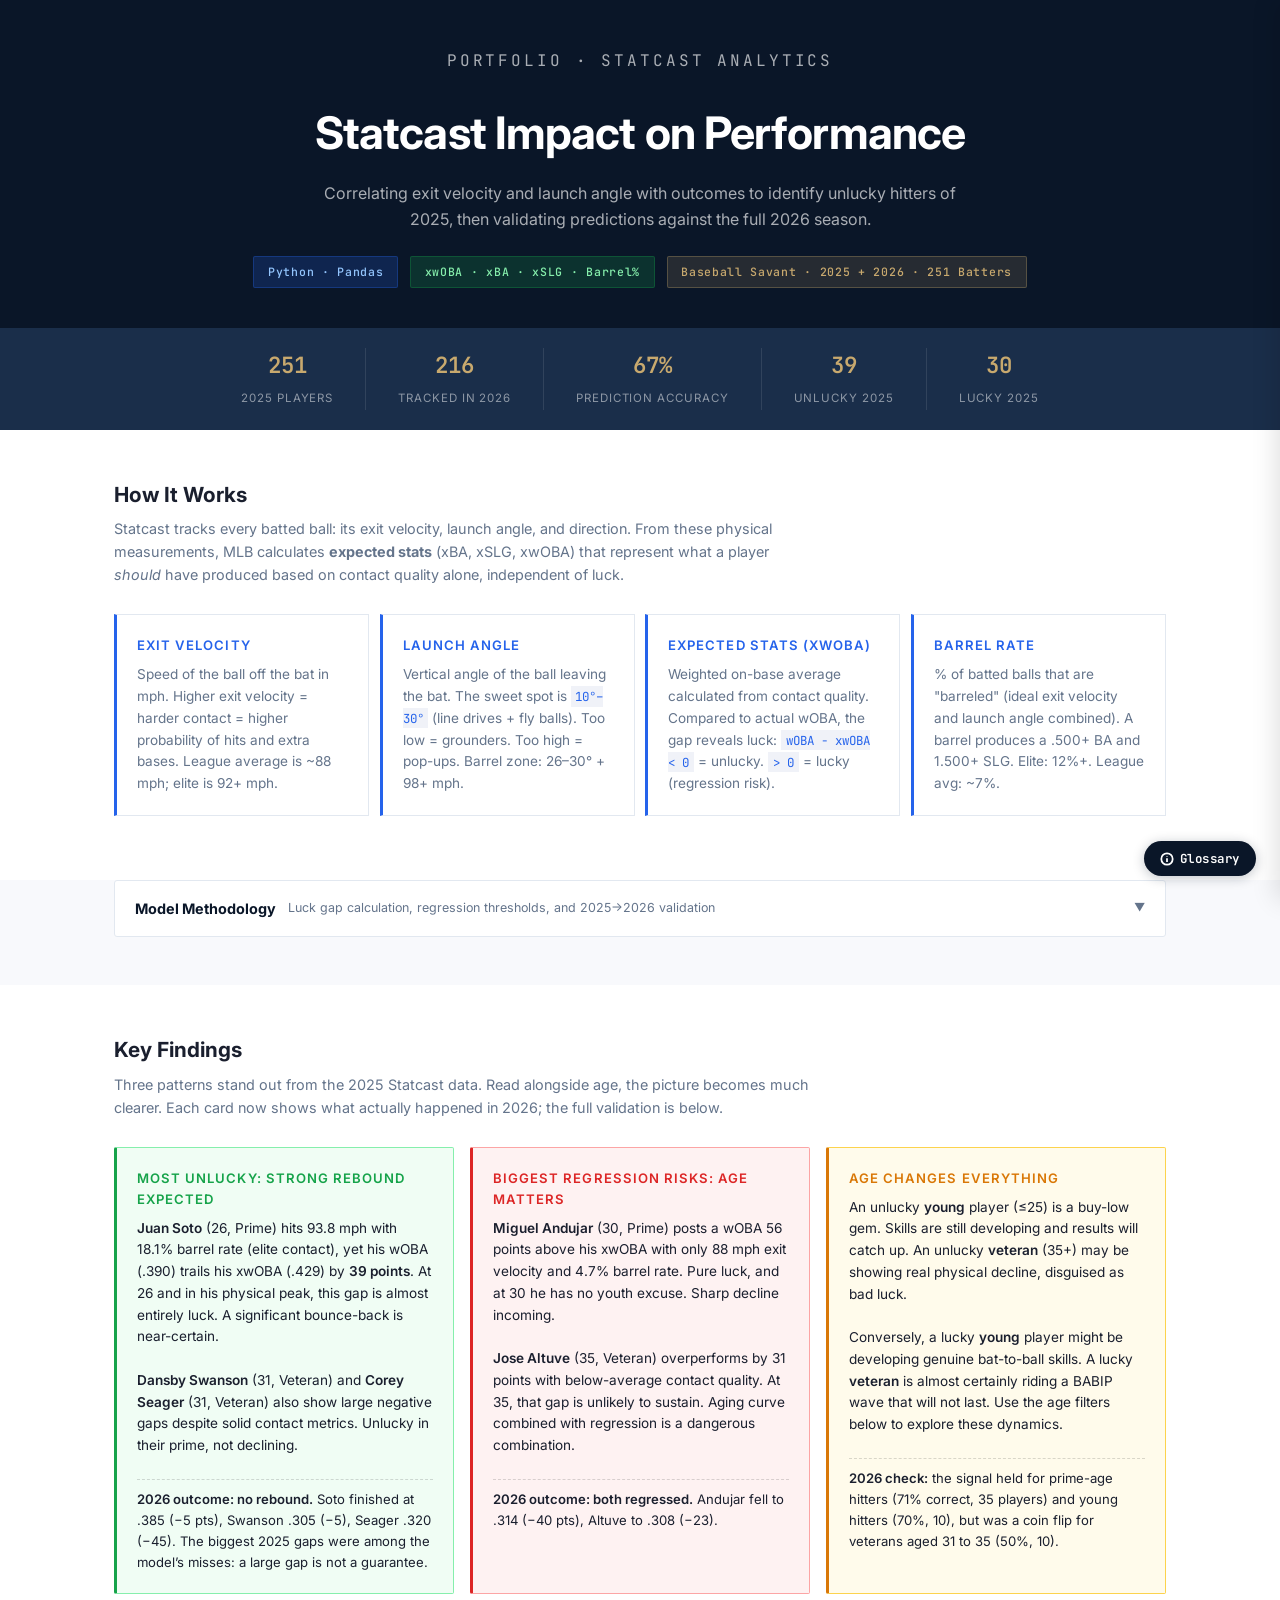
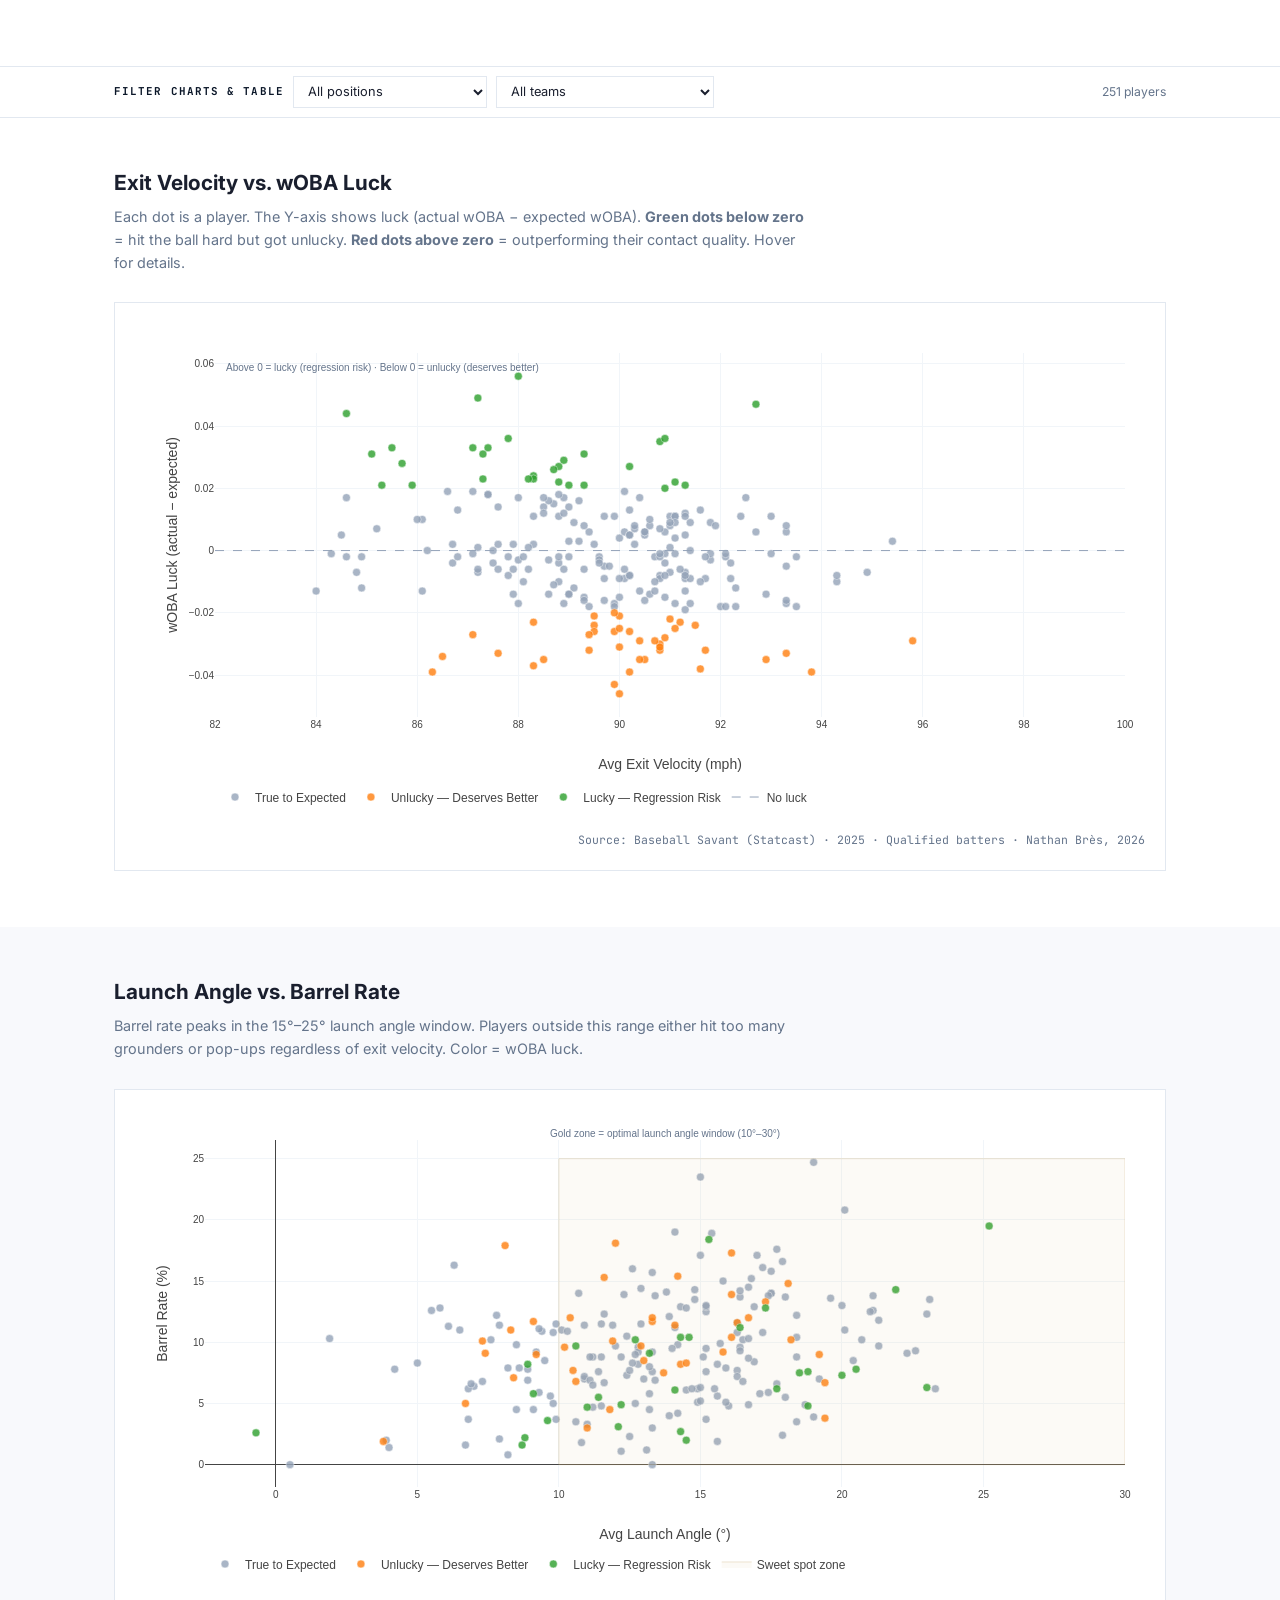
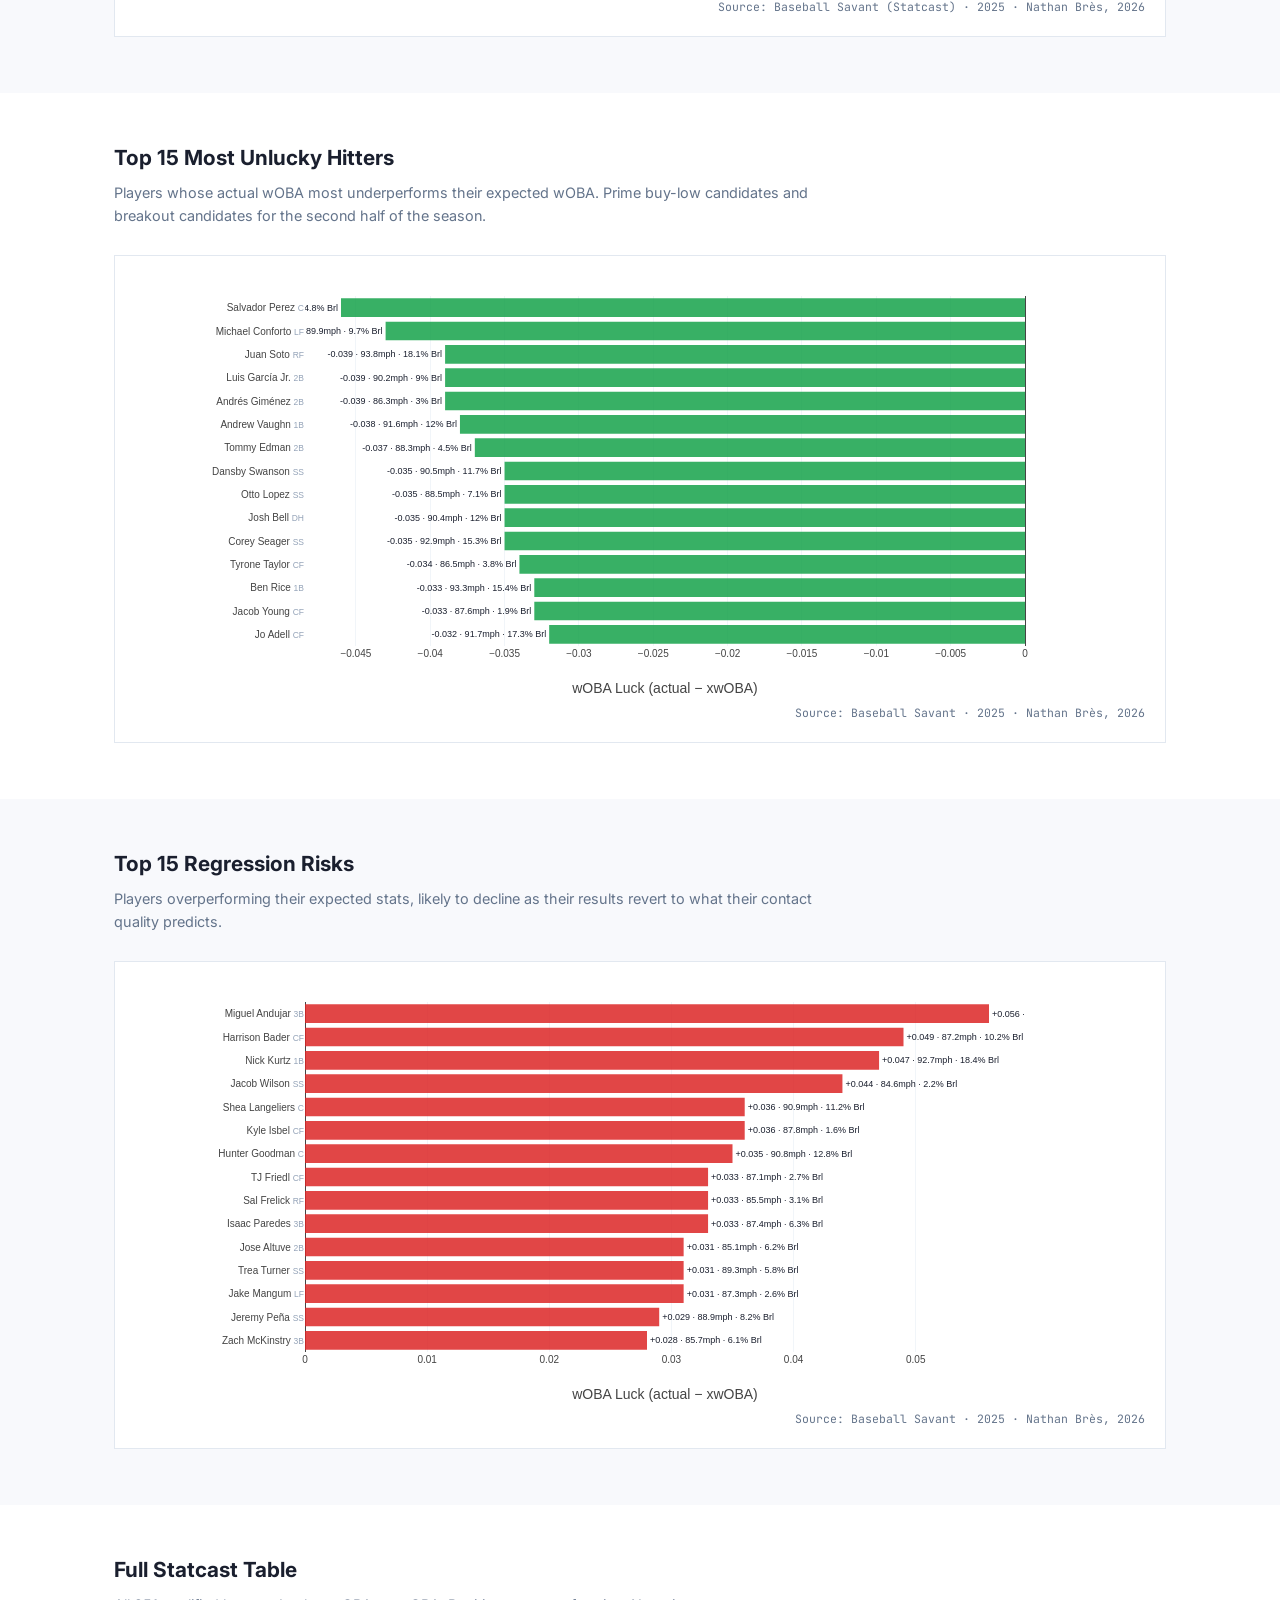
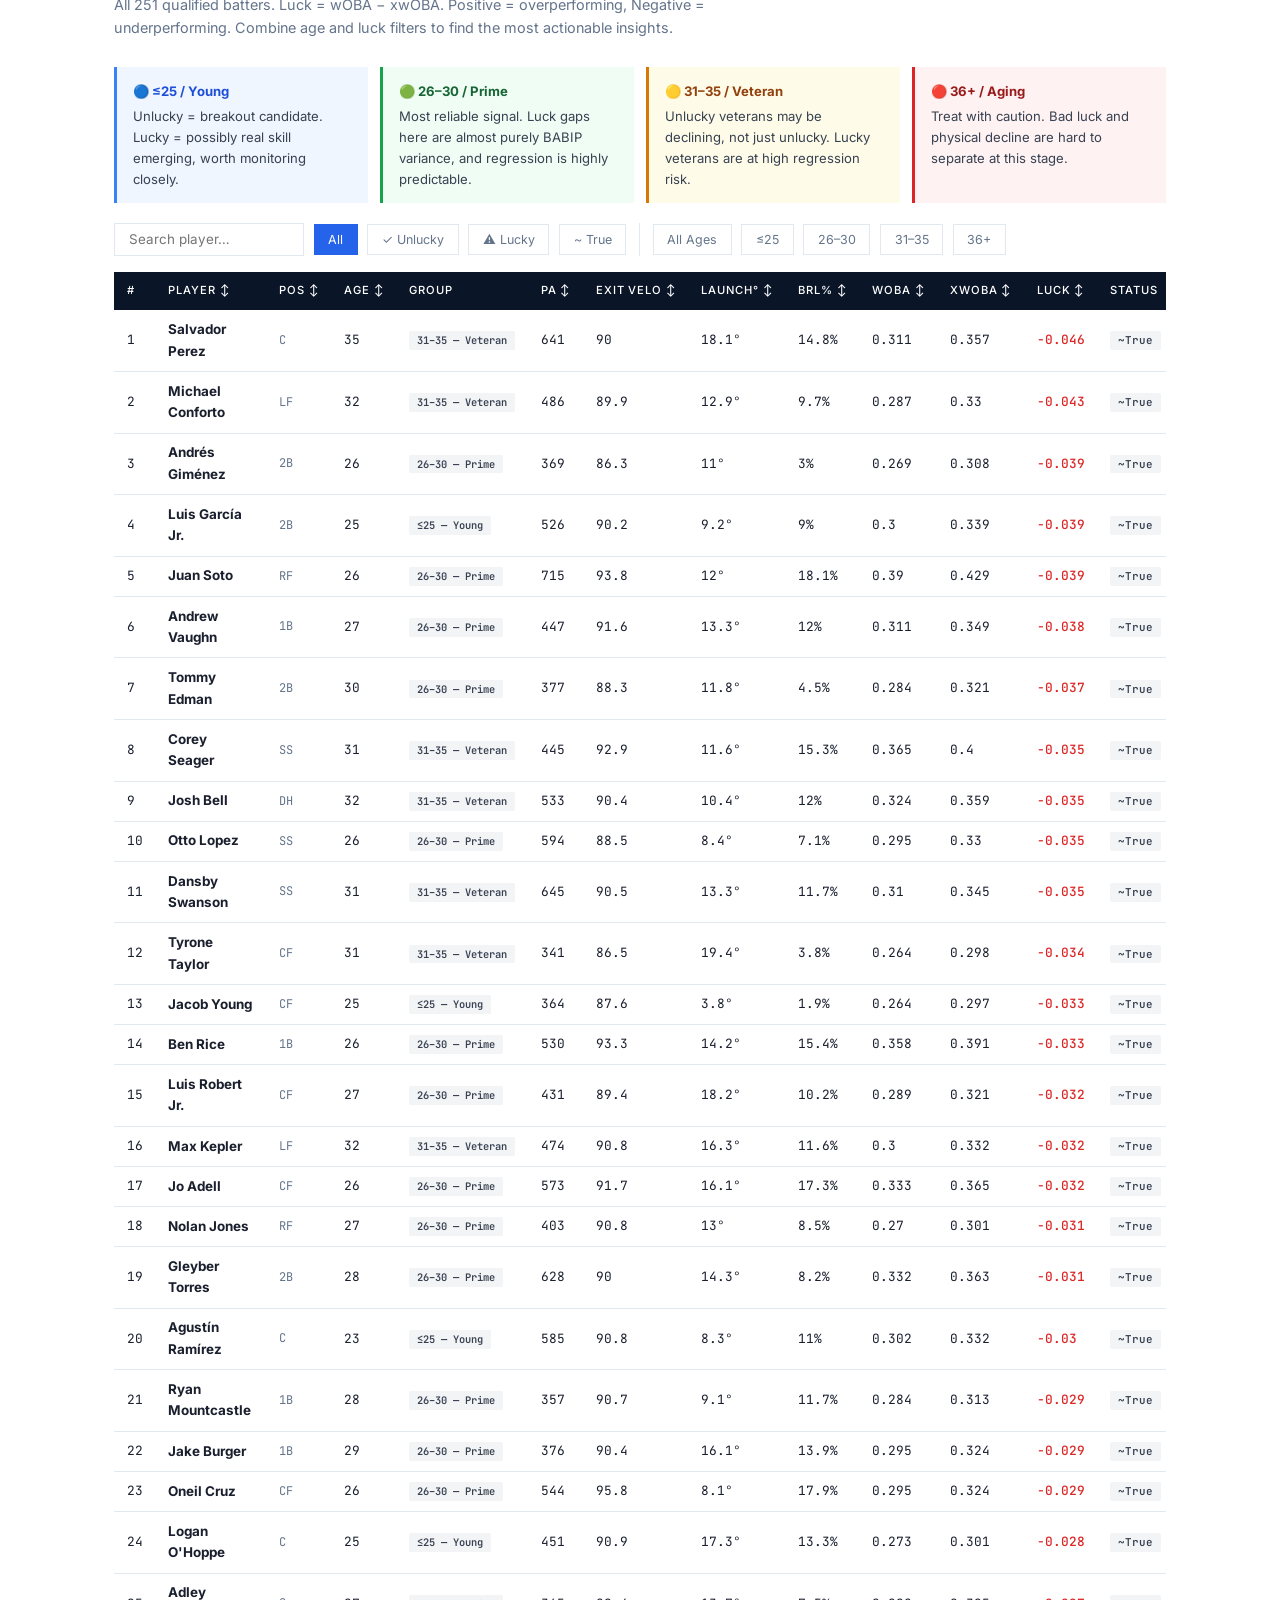
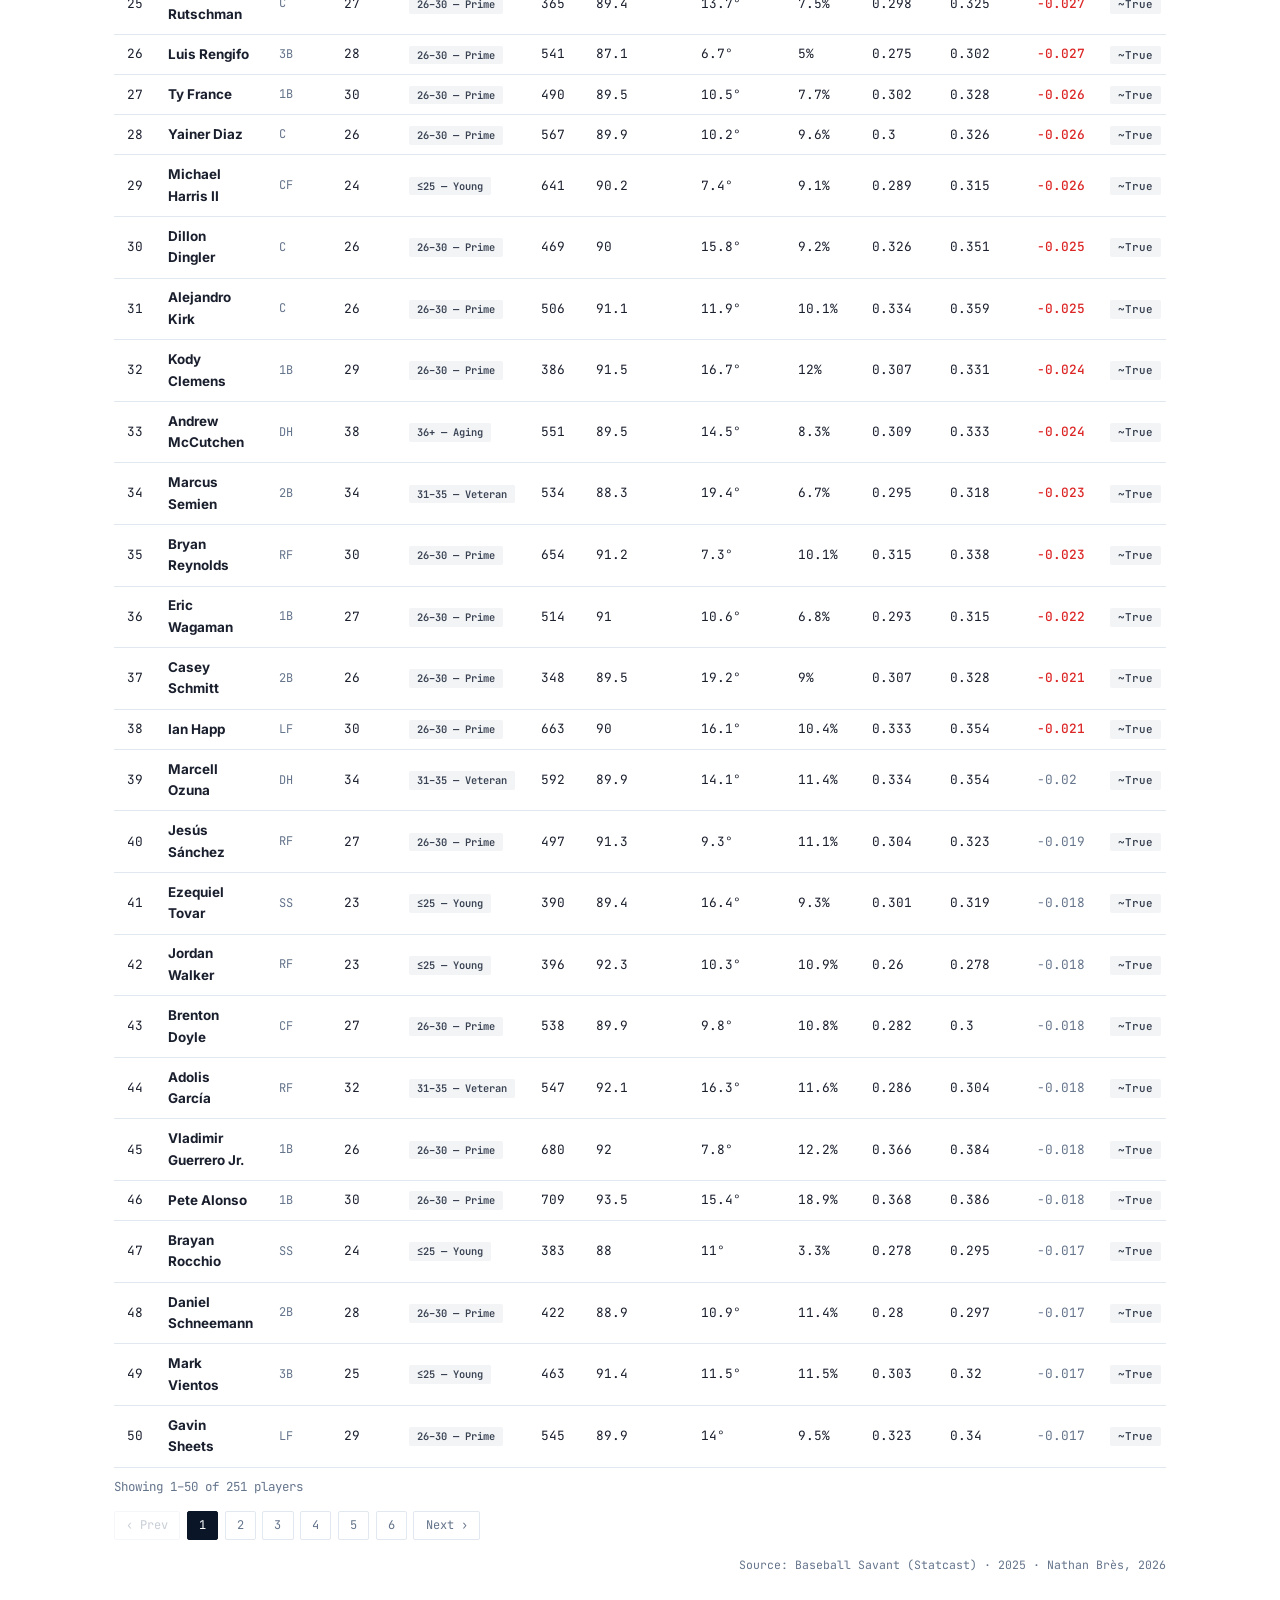
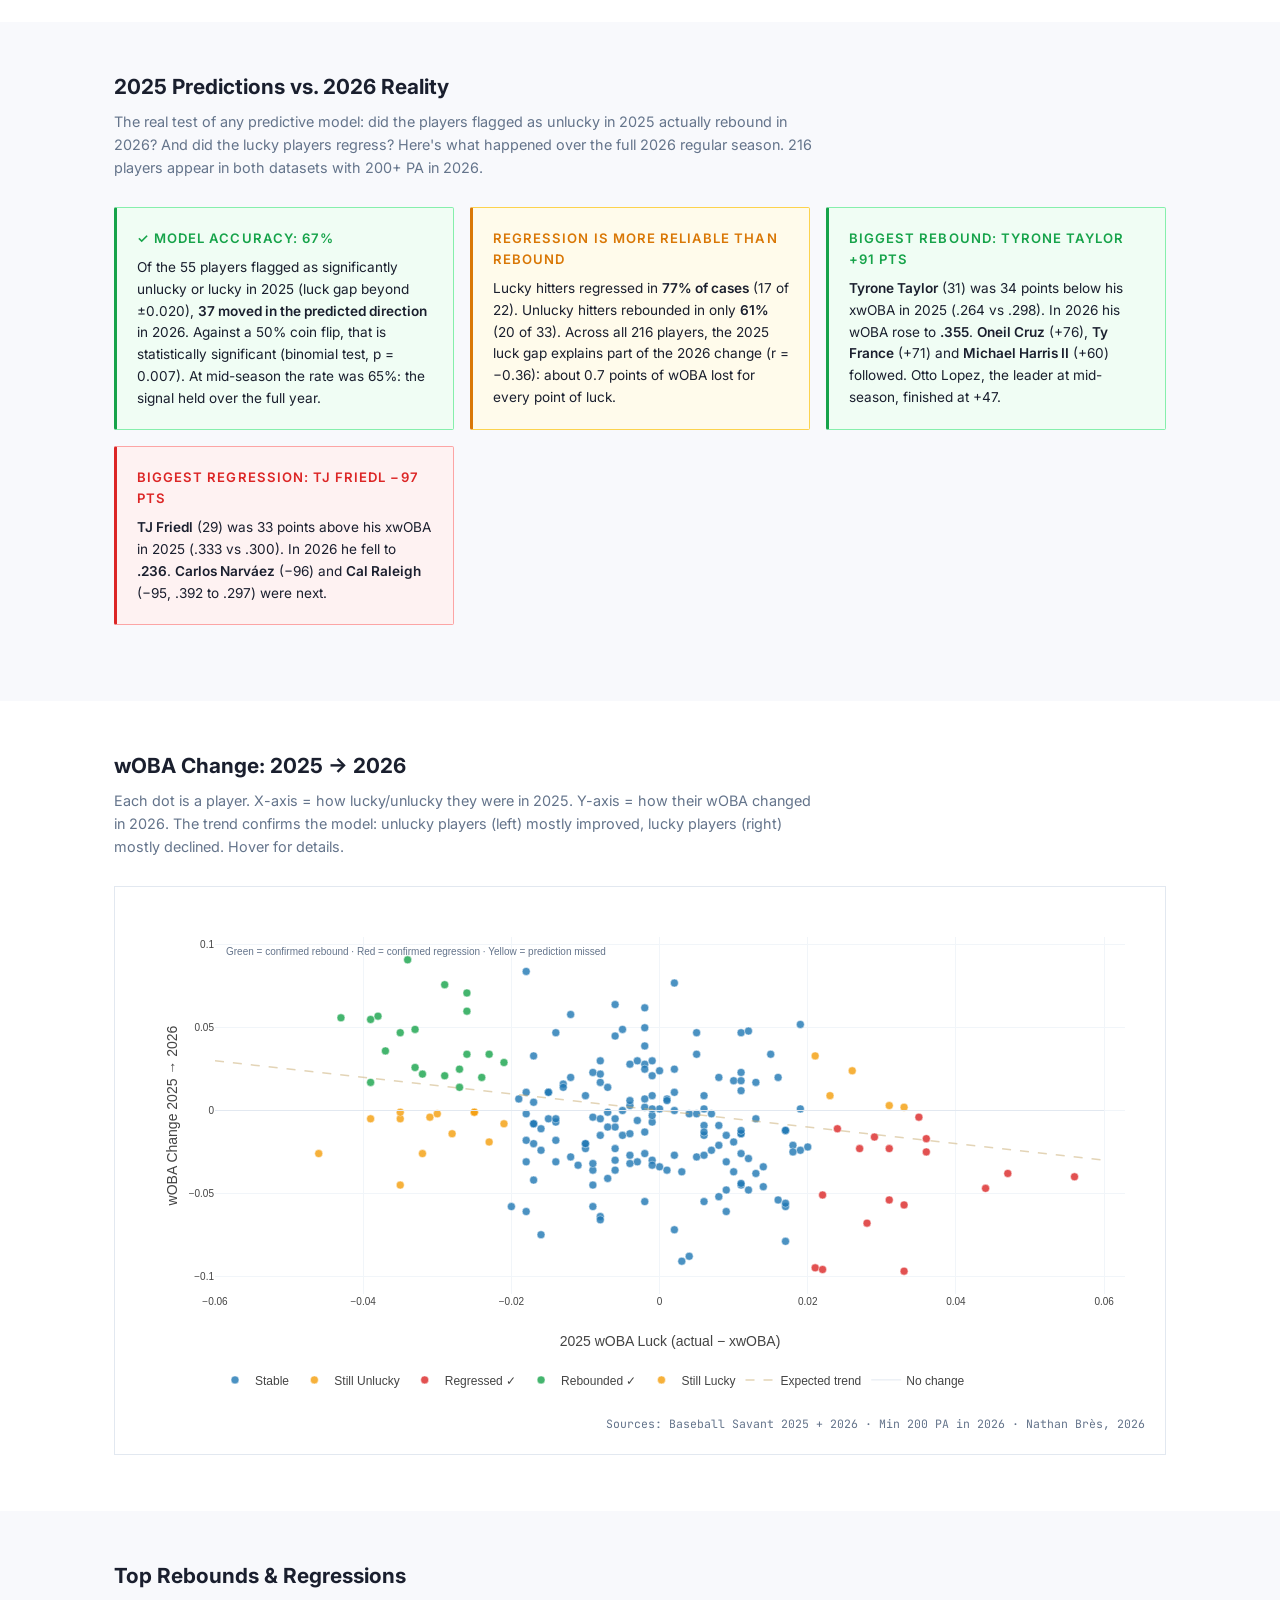
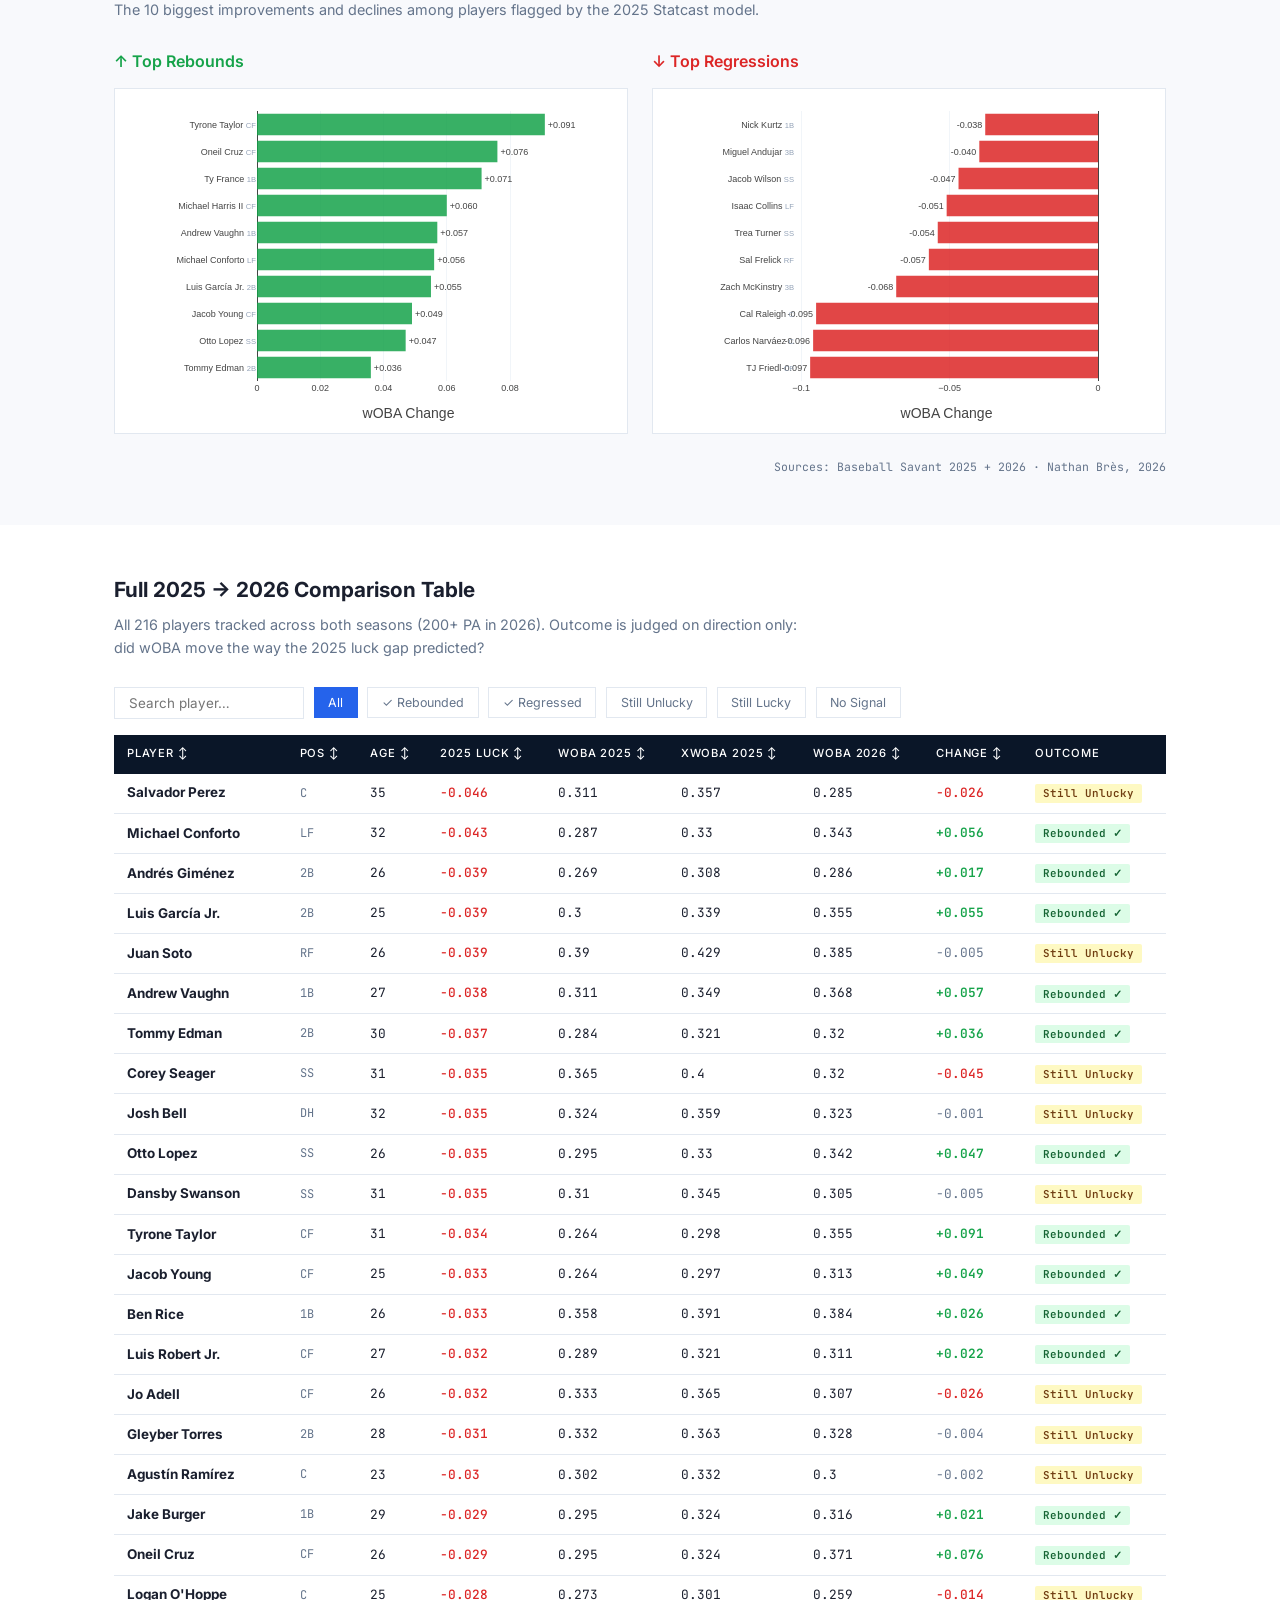
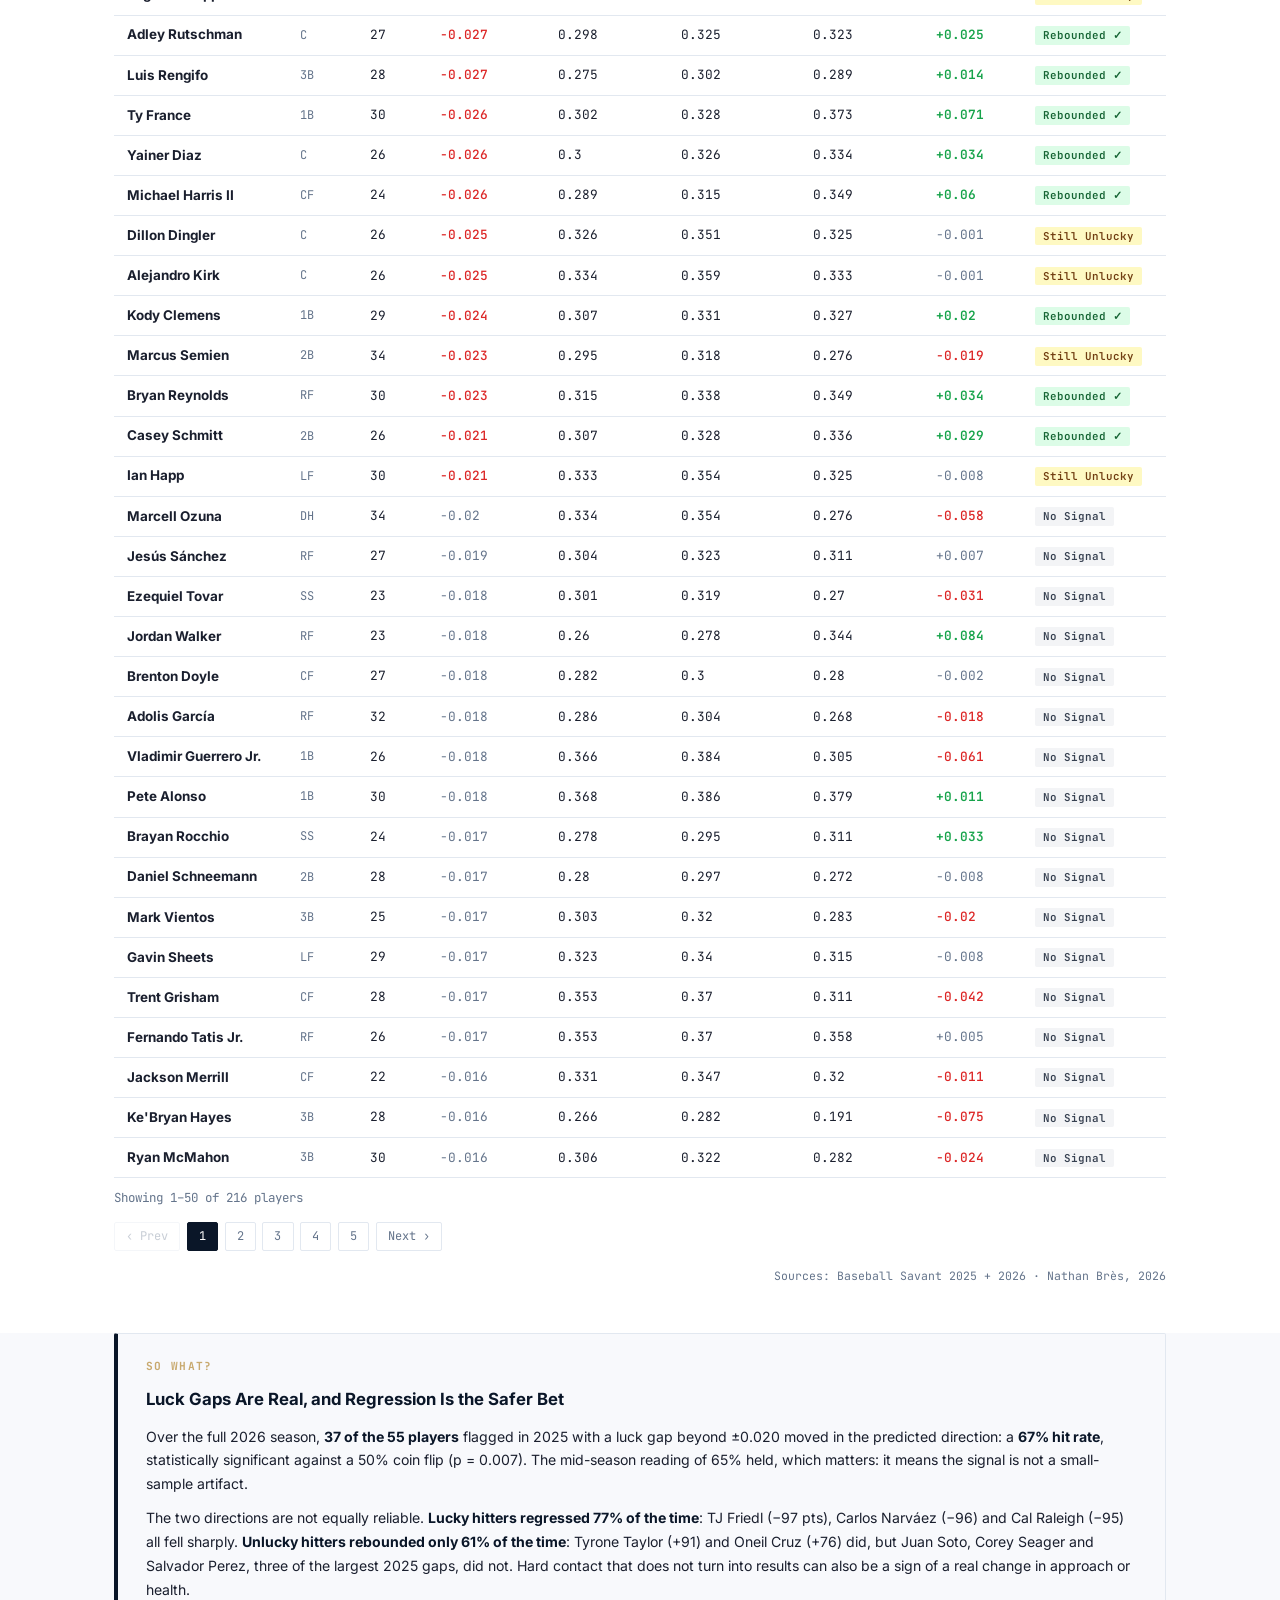
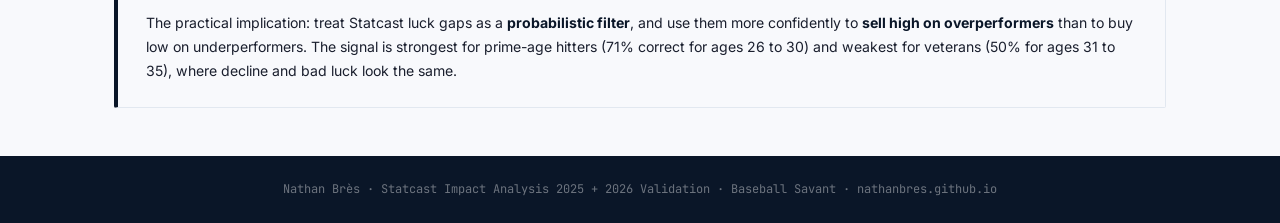
<file: statcast.html>
<!DOCTYPE html>
<html lang="en">
<head>
  <meta charset="UTF-8"/>
  <meta name="viewport" content="width=device-width,initial-scale=1.0"/>
  <title>Statcast Impact Analysis | Nathan Brès</title>
  <script src="https://cdn.plot.ly/plotly-2.27.0.min.js"></script>
  <script src="js/filters.js"></script>
  <link href="https://fonts.googleapis.com/css2?family=Inter:wght@300;400;500;600;700&family=JetBrains+Mono:wght@400;500&display=swap" rel="stylesheet"/>
  <style>
    td.pos{font-family:var(--mono);font-size:.75rem;color:var(--muted);white-space:nowrap}
    :root{--bg:#fff;--bg2:#f8f9fc;--bg3:#f0f2f8;--navy:#0A1628;--navy2:#1a2e4a;--text:#1a1f2e;--muted:#64748b;--border:#e2e8f0;--blue:#2563eb;--green:#16a34a;--red:#dc2626;--amber:#d97706;--gold:#C8A96E;--font:'Inter',sans-serif;--mono:'JetBrains Mono',monospace}
    *{box-sizing:border-box;margin:0;padding:0}
    body{font-family:var(--font);background:var(--bg);color:var(--text);line-height:1.6}
    .page-header{background:var(--navy);color:#fff;padding:3rem 2rem 2.5rem;text-align:center}
    .eyebrow{font-family:var(--mono);font-size:.72rem;letter-spacing:.18em;text-transform:uppercase;color:var(--gold);margin-bottom:.75rem}
    .page-header h1{font-size:clamp(1.8rem,4vw,2.8rem);font-weight:700;letter-spacing:-.02em;margin-bottom:.75rem}
    .page-header p{font-size:1rem;color:rgba(255,255,255,.65);max-width:640px;margin:0 auto 1.5rem}
    .badges{display:flex;gap:.75rem;justify-content:center;flex-wrap:wrap}
    .badge{font-family:var(--mono);font-size:.72rem;padding:.35rem .85rem;border-radius:2px;letter-spacing:.06em;font-weight:500}
    .badge-blue{background:rgba(37,99,235,.2);color:#93c5fd;border:1px solid rgba(37,99,235,.3)}
    .badge-green{background:rgba(22,163,74,.2);color:#86efac;border:1px solid rgba(22,163,74,.3)}
    .badge-gold{background:rgba(200,169,110,.15);color:var(--gold);border:1px solid rgba(200,169,110,.3)}
    .stats-bar{background:var(--navy2);padding:1.25rem 2rem}
    .stats-inner{max-width:1100px;margin:0 auto;display:flex;gap:2rem;justify-content:center;flex-wrap:wrap}
    .stat-item{text-align:center}
    .stat-value{font-family:var(--mono);font-size:1.4rem;font-weight:600;color:var(--gold);display:block}
    .stat-label{font-size:.72rem;color:rgba(255,255,255,.5);letter-spacing:.08em;text-transform:uppercase}
    .stat-div{width:1px;background:rgba(255,255,255,.1);align-self:stretch}
    .container{max-width:1100px;margin:0 auto;padding:0 1.5rem}
    .section{padding:3rem 1.5rem}
    .section:nth-child(even){background:var(--bg2)}
    .section-title{font-size:1.3rem;font-weight:700;margin-bottom:.4rem}
    .section-desc{font-size:.9rem;color:var(--muted);margin-bottom:1.75rem;max-width:700px}
    .method-grid{display:grid;grid-template-columns:repeat(auto-fit,minmax(210px,1fr));gap:1rem;margin-bottom:1.5rem}
    .method-card{background:var(--bg);border:1px solid var(--border);padding:1.25rem;border-left:3px solid var(--blue)}
    .method-card h4{font-size:.82rem;font-weight:600;color:var(--blue);text-transform:uppercase;letter-spacing:.08em;margin-bottom:.5rem}
    .method-card p{font-size:.85rem;color:var(--muted);line-height:1.6}
    .method-card code{font-family:var(--mono);font-size:.78rem;background:var(--bg3);padding:.1rem .3rem;color:var(--blue)}
    .finding-grid{display:grid;grid-template-columns:repeat(auto-fit,minmax(270px,1fr));gap:1rem;margin-bottom:1.5rem}
    .finding-card{padding:1.25rem;border-radius:2px}.outcome-note{display:block;padding-top:.6rem;border-top:1px dashed rgba(0,0,0,.15);font-size:.82rem}
    .finding-card.green{background:#f0fdf4;border:1px solid #86efac;border-left:3px solid var(--green)}
    .finding-card.red{background:#fef2f2;border:1px solid #fca5a5;border-left:3px solid var(--red)}
    .finding-card.amber{background:#fffbeb;border:1px solid #fcd34d;border-left:3px solid var(--amber)}
    .finding-card h4{font-size:.82rem;font-weight:600;text-transform:uppercase;letter-spacing:.08em;margin-bottom:.5rem}
    .finding-card.green h4{color:var(--green)}.finding-card.red h4{color:var(--red)}.finding-card.amber h4{color:var(--amber)}
    .finding-card p{font-size:.85rem;color:var(--text);line-height:1.6}
    .finding-card strong{font-weight:600}
    .chart-box{background:var(--bg);border:1px solid var(--border);padding:1.25rem;margin-bottom:.5rem}
    .chart-source{font-size:.72rem;color:var(--muted);font-family:var(--mono);text-align:right;padding-top:.5rem}
    .filter-row{display:flex;gap:.6rem;flex-wrap:wrap;margin-bottom:1rem;align-items:center}
    .search-input{padding:.45rem .9rem;border:1px solid var(--border);font-family:var(--font);font-size:.84rem;color:var(--text);outline:none;width:190px}
    .search-input:focus{border-color:var(--blue)}
    .filter-btn{padding:.45rem .85rem;border:1px solid var(--border);background:var(--bg);font-family:var(--font);font-size:.78rem;color:var(--muted);cursor:pointer;transition:all .15s;white-space:nowrap}
    .filter-btn.active,.filter-btn:hover{background:var(--blue);color:#fff;border-color:var(--blue)}
    .filter-btn.unlucky.active,.filter-btn.unlucky:hover{background:var(--green);border-color:var(--green)}
    .filter-btn.lucky.active,.filter-btn.lucky:hover{background:var(--red);border-color:var(--red)}
    .val-table{width:100%;border-collapse:collapse;font-size:.84rem}
    .val-table th{background:var(--navy);color:#fff;padding:.65rem .8rem;text-align:left;font-size:.7rem;letter-spacing:.08em;text-transform:uppercase;font-weight:500;white-space:nowrap;cursor:pointer}
    .val-table th:hover{background:var(--navy2)}
    .val-table td{padding:.55rem .8rem;border-bottom:1px solid var(--border)}
    .val-table tr:hover td{background:var(--bg2)}
    .tag{font-size:.68rem;font-weight:600;padding:.15rem .5rem;border-radius:2px;font-family:var(--mono);white-space:nowrap}
    .tag-unlucky{background:#dcfce7;color:#166534}
    .tag-lucky{background:#fee2e2;color:#991b1b}
    .tag-true{background:#f3f4f6;color:#374151}
    .mono{font-family:var(--mono);font-size:.8rem}
    .pos-val{color:var(--green);font-weight:600;font-family:var(--mono);font-size:.8rem}
    .neg-val{color:var(--red);font-weight:500;font-family:var(--mono);font-size:.8rem}
    .neutral-val{color:var(--muted);font-family:var(--mono);font-size:.8rem}
    .page-footer{background:var(--navy);color:rgba(255,255,255,.4);text-align:center;padding:1.5rem;font-size:.75rem;font-family:var(--mono)}
    .pagination{display:flex;gap:.4rem;align-items:center;margin-top:.85rem;flex-wrap:wrap}
    .page-btn{padding:.35rem .7rem;border:1px solid var(--border);background:var(--bg);font-family:var(--mono);font-size:.75rem;color:var(--muted);cursor:pointer;border-radius:2px;transition:all .15s}
    .page-btn:hover,.page-btn.active{background:var(--navy);color:#fff;border-color:var(--navy)}
    .page-btn:disabled{opacity:.35;cursor:default}
    @media(max-width:640px){
      .stats-inner{gap:1rem}.stat-div{display:none}
      .val-table{font-size:.73rem}.val-table th,.val-table td{padding:.4rem .45rem}
      .val-table th:nth-child(5),.val-table td:nth-child(5),
      .val-table th:nth-child(6),.val-table td:nth-child(6),
      .val-table th:nth-child(8),.val-table td:nth-child(8){display:none}
    }
  .method-details{border:1px solid var(--border);border-radius:3px;background:var(--bg)}
    .method-summary{display:flex;align-items:center;gap:.75rem;padding:1rem 1.25rem;cursor:pointer;list-style:none;user-select:none}
    .method-summary::-webkit-details-marker{display:none}
    .method-summary:hover{background:var(--bg2)}
    .method-label{font-weight:700;font-size:.9rem;color:var(--navy)}
    .method-hint{font-size:.78rem;color:var(--muted);flex:1}
    .method-chevron{font-size:.7rem;color:var(--muted);transition:transform .2s}
    details[open] .method-chevron{transform:rotate(180deg)}
    .method-body{padding:1.25rem 1.25rem 1.5rem;border-top:1px solid var(--border)}
    .method-intro{font-size:.85rem;color:var(--text);line-height:1.6;margin-bottom:1.25rem}
    .method-h3{font-size:.8rem;font-weight:700;text-transform:uppercase;letter-spacing:.08em;color:var(--muted);margin:1.25rem 0 .6rem}
    .method-formula{background:var(--bg2);border:1px solid var(--border);border-radius:2px;padding:.9rem 1rem;margin-bottom:1rem}
    .method-formula code{font-family:var(--mono);font-size:.78rem;color:var(--navy);line-height:1.6}
    .method-grid{display:grid;grid-template-columns:repeat(auto-fill,minmax(240px,1fr));gap:.65rem;margin-bottom:1rem}
    .method-comp{background:var(--bg2);border:1px solid var(--border);border-radius:2px;padding:.8rem .9rem}
    .method-comp-header{display:flex;align-items:center;gap:.5rem;margin-bottom:.35rem}
    .method-weight{background:var(--navy);color:#fff;font-family:var(--mono);font-size:.7rem;font-weight:700;padding:.15rem .4rem;border-radius:2px}
    .method-comp-name{font-weight:700;font-size:.82rem;color:var(--navy)}
    .method-comp-desc{font-size:.78rem;color:var(--muted);line-height:1.5;margin:0}
    .method-example{background:var(--bg2);border:1px solid var(--border);border-radius:2px;overflow:hidden;margin-bottom:1rem}
    .method-ex-row{display:grid;grid-template-columns:140px 1fr 1fr;align-items:center;padding:.5rem .9rem;border-bottom:1px solid var(--border);font-size:.78rem}
    .method-ex-row:last-child{border-bottom:none}
    .method-ex-row.highlight{background:#f0fdf4}
    .method-ex-label{font-family:var(--mono);font-size:.72rem;color:var(--muted)}
    .method-ex-val{font-weight:700;color:var(--navy)}
    .method-ex-note{color:var(--muted);font-size:.72rem}
    .method-caveat{font-size:.75rem;color:var(--muted);line-height:1.55;font-style:italic;margin:0}
    @media(max-width:640px){.method-ex-row{grid-template-columns:120px 1fr}.method-ex-note{display:none}.method-grid{grid-template-columns:1fr}}
    
    .takeaway{background:var(--bg2);border:1px solid var(--border);border-left:4px solid var(--navy);border-radius:2px;padding:1.5rem 1.75rem;margin-top:0}
    .takeaway-label{font-family:var(--mono);font-size:.7rem;font-weight:700;text-transform:uppercase;letter-spacing:.12em;color:var(--gold);margin-bottom:.6rem}
    .takeaway-title{font-size:1.05rem;font-weight:700;color:var(--navy);margin-bottom:.75rem}
    .takeaway p{font-size:.88rem;color:var(--text);line-height:1.7;margin:0 0 .6rem}
    .takeaway p:last-child{margin:0}
    .takeaway strong{color:var(--navy)}
    </style>
</head>
<body>

<div class="page-header">
  <p class="eyebrow">Portfolio · Statcast Analytics</p>
  <h1>Statcast Impact on Performance</h1>
  <p>Correlating exit velocity and launch angle with outcomes to identify unlucky hitters of 2025, then validating predictions against the full 2026 season.</p>
  <div class="badges">
    <span class="badge badge-blue">Python · Pandas</span>
    <span class="badge badge-green">xwOBA · xBA · xSLG · Barrel%</span>
    <span class="badge badge-gold">Baseball Savant · 2025 + 2026 · 251 Batters</span>
  </div>
</div>

<div class="stats-bar">
  <div class="stats-inner">
    <div class="stat-item"><span class="stat-value">251</span><span class="stat-label">2025 Players</span></div>
    <div class="stat-div"></div>
    <div class="stat-item"><span class="stat-value">216</span><span class="stat-label">Tracked in 2026</span></div>
    <div class="stat-div"></div>
    <div class="stat-item"><span class="stat-value">67%</span><span class="stat-label">Prediction Accuracy</span></div>
    <div class="stat-div"></div>
    <div class="stat-item"><span class="stat-value">39</span><span class="stat-label">Unlucky 2025</span></div>
    <div class="stat-div"></div>
    <div class="stat-item"><span class="stat-value">30</span><span class="stat-label">Lucky 2025</span></div>
  </div>
</div>

<!-- Methodology -->
<div class="section">
  <div class="container">
    <h2 class="section-title">How It Works</h2>
    <p class="section-desc">Statcast tracks every batted ball: its exit velocity, launch angle, and direction. From these physical measurements, MLB calculates <strong>expected stats</strong> (xBA, xSLG, xwOBA) that represent what a player <em>should</em> have produced based on contact quality alone, independent of luck.</p>
    <div class="method-grid">
      <div class="method-card">
        <h4>Exit Velocity</h4>
        <p>Speed of the ball off the bat in mph. Higher exit velocity = harder contact = higher probability of hits and extra bases. League average is ~88 mph; elite is 92+ mph.</p>
      </div>
      <div class="method-card">
        <h4>Launch Angle</h4>
        <p>Vertical angle of the ball leaving the bat. The sweet spot is <code>10°–30°</code> (line drives + fly balls). Too low = grounders. Too high = pop-ups. Barrel zone: 26–30° + 98+ mph.</p>
      </div>
      <div class="method-card">
        <h4>Expected Stats (xwOBA)</h4>
        <p>Weighted on-base average calculated from contact quality. Compared to actual wOBA, the gap reveals luck: <code>wOBA − xwOBA &lt; 0</code> = unlucky. <code>&gt; 0</code> = lucky (regression risk).</p>
      </div>
      <div class="method-card">
        <h4>Barrel Rate</h4>
        <p>% of batted balls that are "barreled" (ideal exit velocity and launch angle combined). A barrel produces a .500+ BA and 1.500+ SLG. Elite: 12%+. League avg: ~7%.</p>
      </div>
    </div>
  </div>
</div>

<div class="section" style="padding-top:0">
  <div class="container">
    <details class="method-details">
      <summary class="method-summary">
        <span class="method-label">Model Methodology</span>
        <span class="method-hint">Luck gap calculation, regression thresholds, and 2025&rarr;2026 validation</span>
        <span class="method-chevron">&#9660;</span>
      </summary>
      <div class="method-body">
        <p class="method-intro">This analysis quantifies <strong>how much luck affected each player&rsquo;s 2025 results</strong>, then tests whether those luck signals predicted real 2026 performance. The core premise: actual wOBA minus expected xwOBA measures outcomes that contact quality alone cannot explain.</p>
        <h3 class="method-h3">The Luck Gap Formula</h3>
        <div class="method-formula"><code>Luck Gap = actual wOBA &minus; xwOBA &nbsp;(Statcast, min 100 PA)</code></div>
        <p class="method-intro" style="margin-top:.75rem">A positive luck gap means a player outperformed their contact quality. A negative gap means they underperformed it. Both are expected to partially reverse.</p>
        <h3 class="method-h3">Regression Thresholds</h3>
        <div class="method-grid">
          <div class="method-comp"><div class="method-comp-header"><span class="method-weight" style="background:#16a34a">+</span><span class="method-comp-name">Unlucky / Deserves Better</span></div><p class="method-comp-desc">Luck gap &lt; &minus;0.020. Player significantly underperformed their xwOBA. Expect a positive correction as outcomes normalize.</p></div>
          <div class="method-comp"><div class="method-comp-header"><span class="method-weight" style="background:#dc2626">&minus;</span><span class="method-comp-name">Lucky / Regression Risk</span></div><p class="method-comp-desc">Luck gap &gt; +0.020. Player significantly outperformed their xwOBA. Expect a pullback as BABIP and sequencing normalize.</p></div>
          <div class="method-comp"><div class="method-comp-header"><span class="method-weight" style="background:#6b7280">~</span><span class="method-comp-name">No Signal</span></div><p class="method-comp-desc">Luck gap within &plusmn;0.020. Contact quality and results roughly aligned. No strong regression prediction.</p></div>
        </div>
        <h3 class="method-h3">2025 &rarr; 2026 Validation</h3>
        <div class="method-example">
          <div class="method-ex-row"><span class="method-ex-label">Players flagged</span><span class="method-ex-val">55</span><span class="method-ex-note">luck gap beyond &plusmn;0.020 in 2025, 200+ PA in 2026</span></div>
          <div class="method-ex-row"><span class="method-ex-label">Correctly predicted</span><span class="method-ex-val">37 / 55</span><span class="method-ex-note">wOBA moved in expected direction in 2026</span></div>
          <div class="method-ex-row highlight"><span class="method-ex-label">Accuracy</span><span class="method-ex-val">67%</span><span class="method-ex-note">vs. 50% random baseline (p = 0.007)</span></div>
          <div class="method-ex-row"><span class="method-ex-label">Data source</span><span class="method-ex-val">Baseball Savant</span><span class="method-ex-note">xwOBA and wOBA, full 2025 and 2026 seasons</span></div>
        </div>
        <h3 class="method-h3">Age Group Interpretation</h3>
        <div class="method-grid">
          <div class="method-comp"><div class="method-comp-header"><span class="method-weight">&#x2264;25</span><span class="method-comp-name">Young</span></div><p class="method-comp-desc">Development noise is high. Luck gaps may reflect skill acquisition. Regression predictions are less reliable for this group.</p></div>
          <div class="method-comp"><div class="method-comp-header"><span class="method-weight">26&ndash;30</span><span class="method-comp-name">Prime</span></div><p class="method-comp-desc">Most stable range. True talent is established and large gaps most strongly indicate impending regression.</p></div>
          <div class="method-comp"><div class="method-comp-header"><span class="method-weight">31&ndash;35</span><span class="method-comp-name">Veteran</span></div><p class="method-comp-desc">Aging curves complicate interpretation. A negative luck gap may reflect genuine decline rather than bad luck.</p></div>
          <div class="method-comp"><div class="method-comp-header"><span class="method-weight">36+</span><span class="method-comp-name">Aging</span></div><p class="method-comp-desc">Decline is the prior. Positive gaps are unlikely to sustain; negative gaps may not fully recover.</p></div>
        </div>
        <p class="method-caveat">Statcast expected stats are computed by MLB using a Random Forest model. The luck gap layer adds a time-series dimension: do 2025 gaps predict 2026 movements? At 67% over the full 2026 season, they do, significantly above the 50% random baseline, but single-year predictions remain noisy.</p>
      </div>
    </details>
  </div>
</div>


<!-- Key Findings -->
<div class="section">
  <div class="container">
    <h2 class="section-title">Key Findings</h2>
    <p class="section-desc">Three patterns stand out from the 2025 Statcast data. Read alongside age, the picture becomes much clearer. Each card now shows what actually happened in 2026; the full validation is below.</p>
    <div class="finding-grid">
      <div class="finding-card green">
        <h4>Most Unlucky: Strong Rebound Expected</h4>
        <p><strong>Juan Soto</strong> (26, Prime) hits 93.8 mph with 18.1% barrel rate (elite contact), yet his wOBA (.390) trails his xwOBA (.429) by <strong>39 points</strong>. At 26 and in his physical peak, this gap is almost entirely luck. A significant bounce-back is near-certain.<br><br><strong>Dansby Swanson</strong> (31, Veteran) and <strong>Corey Seager</strong> (31, Veteran) also show large negative gaps despite solid contact metrics. Unlucky in their prime, not declining.<br><br><span class="outcome-note"><strong>2026 outcome: no rebound.</strong> Soto finished at .385 (&minus;5 pts), Swanson .305 (&minus;5), Seager .320 (&minus;45). The biggest 2025 gaps were among the model&rsquo;s misses: a large gap is not a guarantee.</span></p>
      </div>
      <div class="finding-card red">
        <h4>Biggest Regression Risks: Age Matters</h4>
        <p><strong>Miguel Andujar</strong> (30, Prime) posts a wOBA 56 points above his xwOBA with only 88 mph exit velocity and 4.7% barrel rate. Pure luck, and at 30 he has no youth excuse. Sharp decline incoming.<br><br><strong>Jose Altuve</strong> (35, Veteran) overperforms by 31 points with below-average contact quality. At 35, that gap is unlikely to sustain. Aging curve combined with regression is a dangerous combination.<br><br><span class="outcome-note"><strong>2026 outcome: both regressed.</strong> Andujar fell to .314 (&minus;40 pts), Altuve to .308 (&minus;23).</span></p>
      </div>
      <div class="finding-card amber">
        <h4>Age Changes Everything</h4>
        <p>An unlucky <strong>young</strong> player (≤25) is a buy-low gem. Skills are still developing and results will catch up. An unlucky <strong>veteran</strong> (35+) may be showing real physical decline, disguised as bad luck.<br><br>Conversely, a lucky <strong>young</strong> player might be developing genuine bat-to-ball skills. A lucky <strong>veteran</strong> is almost certainly riding a BABIP wave that will not last. Use the age filters below to explore these dynamics.<br><br><span class="outcome-note"><strong>2026 check:</strong> the signal held for prime-age hitters (71% correct, 35 players) and young hitters (70%, 10), but was a coin flip for veterans aged 31 to 35 (50%, 10).</span></p>
      </div>
    </div>
  </div>
</div>

<!-- Scatter: EV vs wOBA luck -->
<div class="section">
  <div class="container">
    <h2 class="section-title">Exit Velocity vs. wOBA Luck</h2>
    <p class="section-desc">Each dot is a player. The Y-axis shows luck (actual wOBA − expected wOBA). <strong>Green dots below zero</strong> = hit the ball hard but got unlucky. <strong>Red dots above zero</strong> = outperforming their contact quality. Hover for details.</p>
    <div class="chart-box">
      <div id="chart-ev-luck" style="height:500px"></div>
      <div class="chart-source">Source: Baseball Savant (Statcast) · 2025 · Qualified batters · Nathan Brès, 2026</div>
    </div>
  </div>
</div>

<!-- Scatter: Launch Angle vs Barrel -->
<div class="section">
  <div class="container">
    <h2 class="section-title">Launch Angle vs. Barrel Rate</h2>
    <p class="section-desc">Barrel rate peaks in the 15°–25° launch angle window. Players outside this range either hit too many grounders or pop-ups regardless of exit velocity. Color = wOBA luck.</p>
    <div class="chart-box">
      <div id="chart-la-brl" style="height:480px"></div>
      <div class="chart-source">Source: Baseball Savant (Statcast) · 2025 · Nathan Brès, 2026</div>
    </div>
  </div>
</div>

<!-- Top unlucky -->
<div class="section">
  <div class="container">
    <h2 class="section-title">Top 15 Most Unlucky Hitters</h2>
    <p class="section-desc">Players whose actual wOBA most underperforms their expected wOBA. Prime buy-low candidates and breakout candidates for the second half of the season.</p>
    <div class="chart-box">
      <div id="chart-unlucky" style="height:420px"></div>
      <div class="chart-source">Source: Baseball Savant · 2025 · Nathan Brès, 2026</div>
    </div>
  </div>
</div>

<!-- Top lucky -->
<div class="section">
  <div class="container">
    <h2 class="section-title">Top 15 Regression Risks</h2>
    <p class="section-desc">Players overperforming their expected stats, likely to decline as their results revert to what their contact quality predicts.</p>
    <div class="chart-box">
      <div id="chart-lucky" style="height:420px"></div>
      <div class="chart-source">Source: Baseball Savant · 2025 · Nathan Brès, 2026</div>
    </div>
  </div>
</div>

<!-- Full table -->
<div class="section">
  <div class="container">
    <h2 class="section-title">Full Statcast Table</h2>
    <p class="section-desc">All 251 qualified batters. Luck = wOBA − xwOBA. Positive = overperforming, Negative = underperforming. Combine age and luck filters to find the most actionable insights.</p>
    <div style="display:grid;grid-template-columns:repeat(auto-fit,minmax(200px,1fr));gap:.75rem;margin-bottom:1.25rem">
      <div style="background:#eff6ff;border-left:3px solid #3b82f6;padding:.85rem 1rem;font-size:.82rem">
        <strong style="color:#1d4ed8;display:block;margin-bottom:.25rem">🔵 ≤25 / Young</strong>
        <span style="color:#374151">Unlucky = breakout candidate. Lucky = possibly real skill emerging, worth monitoring closely.</span>
      </div>
      <div style="background:#f0fdf4;border-left:3px solid #16a34a;padding:.85rem 1rem;font-size:.82rem">
        <strong style="color:#166534;display:block;margin-bottom:.25rem">🟢 26–30 / Prime</strong>
        <span style="color:#374151">Most reliable signal. Luck gaps here are almost purely BABIP variance, and regression is highly predictable.</span>
      </div>
      <div style="background:#fefce8;border-left:3px solid #d97706;padding:.85rem 1rem;font-size:.82rem">
        <strong style="color:#92400e;display:block;margin-bottom:.25rem">🟡 31–35 / Veteran</strong>
        <span style="color:#374151">Unlucky veterans may be declining, not just unlucky. Lucky veterans are at high regression risk.</span>
      </div>
      <div style="background:#fef2f2;border-left:3px solid #dc2626;padding:.85rem 1rem;font-size:.82rem">
        <strong style="color:#991b1b;display:block;margin-bottom:.25rem">🔴 36+ / Aging</strong>
        <span style="color:#374151">Treat with caution. Bad luck and physical decline are hard to separate at this stage.</span>
      </div>
    </div>
    <div class="filter-row">
      <input class="search-input" id="searchInput" type="text" placeholder="Search player…"/>
      <button class="filter-btn active" onclick="setFilter('all',this)">All</button>
      <button class="filter-btn unlucky" onclick="setFilter('Unlucky / Deserves Better',this)">✓ Unlucky</button>
      <button class="filter-btn lucky" onclick="setFilter('Lucky / Regression Risk',this)">⚠ Lucky</button>
      <button class="filter-btn" onclick="setFilter('True to Expected',this)">~ True</button>
      <div class="filter-sep" style="width:1px;background:var(--border);align-self:stretch;margin:0 .2rem"></div>
      <button class="filter-btn" onclick="setAge('all',this)">All Ages</button>
      <button class="filter-btn" onclick="setAge('≤25 / Young',this)">≤25</button>
      <button class="filter-btn" onclick="setAge('26–30 / Prime',this)">26–30</button>
      <button class="filter-btn" onclick="setAge('31–35 / Veteran',this)">31–35</button>
      <button class="filter-btn" onclick="setAge('36+ / Aging',this)">36+</button>
    </div>
    <div style="overflow-x:auto">
      <table class="val-table">
        <thead>
          <tr>
            <th>#</th>
            <th onclick="sortTable('Player')">Player ↕</th>
            <th onclick="sortTable('Pos')">Pos ↕</th>
            <th onclick="sortTable('Age')">Age ↕</th>
            <th>Group</th>
            <th onclick="sortTable('pa')">PA ↕</th>
            <th onclick="sortTable('avg_hit_speed')">Exit Velo ↕</th>
            <th onclick="sortTable('avg_hit_angle')">Launch° ↕</th>
            <th onclick="sortTable('brl_percent')">Brl% ↕</th>
            <th onclick="sortTable('woba')">wOBA ↕</th>
            <th onclick="sortTable('est_woba')">xwOBA ↕</th>
            <th onclick="sortTable('woba_luck')">Luck ↕</th>
            <th>Status</th>
          </tr>
        </thead>
        <tbody id="tableBody"></tbody>
      </table>
    </div>
    <p id="tableCount" style="font-size:.78rem;color:var(--muted);margin-top:.6rem;font-family:var(--mono)"></p>
    <div class="pagination" id="tablePagination"></div>
    <div class="chart-source" style="margin-top:.5rem">Source: Baseball Savant (Statcast) · 2025 · Nathan Brès, 2026</div>
  </div>
</div>


<!-- 2025 vs 2026 Comparison -->
<div class="section">
  <div class="container">
    <h2 class="section-title">2025 Predictions vs. 2026 Reality</h2>
    <p class="section-desc">The real test of any predictive model: did the players flagged as unlucky in 2025 actually rebound in 2026? And did the lucky players regress? Here's what happened over the full 2026 regular season. 216 players appear in both datasets with 200+ PA in 2026.</p>

    <div class="finding-grid" style="margin-bottom:1.75rem">
      <div class="finding-card green">
        <h4>✓ Model Accuracy: 67%</h4>
        <p>Of the 55 players flagged as significantly unlucky or lucky in 2025 (luck gap beyond &plusmn;0.020), <strong>37 moved in the predicted direction</strong> in 2026. Against a 50% coin flip, that is statistically significant (binomial test, p = 0.007). At mid-season the rate was 65%: the signal held over the full year.</p>
      </div>
      <div class="finding-card amber">
        <h4>Regression Is More Reliable Than Rebound</h4>
        <p>Lucky hitters regressed in <strong>77% of cases</strong> (17 of 22). Unlucky hitters rebounded in only <strong>61%</strong> (20 of 33). Across all 216 players, the 2025 luck gap explains part of the 2026 change (r = &minus;0.36): about 0.7 points of wOBA lost for every point of luck.</p>
      </div>
      <div class="finding-card green">
        <h4>Biggest Rebound: Tyrone Taylor +91 pts</h4>
        <p><strong>Tyrone Taylor</strong> (31) was 34 points below his xwOBA in 2025 (.264 vs .298). In 2026 his wOBA rose to <strong>.355</strong>. <strong>Oneil Cruz</strong> (+76), <strong>Ty France</strong> (+71) and <strong>Michael Harris II</strong> (+60) followed. Otto Lopez, the leader at mid-season, finished at +47.</p>
      </div>
      <div class="finding-card red">
        <h4>Biggest Regression: TJ Friedl &minus;97 pts</h4>
        <p><strong>TJ Friedl</strong> (29) was 33 points above his xwOBA in 2025 (.333 vs .300). In 2026 he fell to <strong>.236</strong>. <strong>Carlos Narv&aacute;ez</strong> (&minus;96) and <strong>Cal Raleigh</strong> (&minus;95, .392 to .297) were next.</p>
      </div>
    </div>
  </div>
</div>

<div class="section">
  <div class="container">
    <h2 class="section-title">wOBA Change: 2025 → 2026</h2>
    <p class="section-desc">Each dot is a player. X-axis = how lucky/unlucky they were in 2025. Y-axis = how their wOBA changed in 2026. The trend confirms the model: unlucky players (left) mostly improved, lucky players (right) mostly declined. Hover for details.</p>
    <div class="chart-box">
      <div id="chart-pred" style="height:500px"></div>
      <div class="chart-source">Sources: Baseball Savant 2025 + 2026 · Min 200 PA in 2026 · Nathan Brès, 2026</div>
    </div>
  </div>
</div>

<div class="section">
  <div class="container">
    <h2 class="section-title">Top Rebounds & Regressions</h2>
    <p class="section-desc">The 10 biggest improvements and declines among players flagged by the 2025 Statcast model.</p>
    <div style="display:grid;grid-template-columns:1fr 1fr;gap:1.5rem">
      <div>
        <h3 style="font-size:1rem;font-weight:600;color:var(--green);margin-bottom:.85rem">↑ Top Rebounds</h3>
        <div class="chart-box" style="padding:.75rem">
          <div id="chart-rebounds" style="height:320px"></div>
        </div>
      </div>
      <div>
        <h3 style="font-size:1rem;font-weight:600;color:var(--red);margin-bottom:.85rem">↓ Top Regressions</h3>
        <div class="chart-box" style="padding:.75rem">
          <div id="chart-regressions" style="height:320px"></div>
        </div>
      </div>
    </div>
    <div class="chart-source" style="margin-top:.5rem">Sources: Baseball Savant 2025 + 2026 · Nathan Brès, 2026</div>
  </div>
</div>

<!-- Comparison table -->
<div class="section">
  <div class="container">
    <h2 class="section-title">Full 2025 → 2026 Comparison Table</h2>
    <p class="section-desc">All 216 players tracked across both seasons (200+ PA in 2026). Outcome is judged on direction only: did wOBA move the way the 2025 luck gap predicted?</p>
    <div class="filter-row">
      <input class="search-input" id="searchComp" type="text" placeholder="Search player…"/>
      <button class="filter-btn active" onclick="setCompFilter('all',this)">All</button>
      <button class="filter-btn unlucky" onclick="setCompFilter('Rebounded ✓',this)">✓ Rebounded</button>
      <button class="filter-btn lucky" onclick="setCompFilter('Regressed ✓',this)">✓ Regressed</button>
      <button class="filter-btn" onclick="setCompFilter('Still Unlucky',this)">Still Unlucky</button>
      <button class="filter-btn" onclick="setCompFilter('Still Lucky',this)">Still Lucky</button>
      <button class="filter-btn" onclick="setCompFilter('No Signal',this)">No Signal</button>
    </div>
    <div style="overflow-x:auto">
      <table class="val-table">
        <thead>
          <tr>
            <th onclick="sortComp('Player')">Player ↕</th>
            <th onclick="sortComp('Pos')">Pos ↕</th>
            <th onclick="sortComp('Age')">Age ↕</th>
            <th onclick="sortComp('woba_luck_2025')">2025 Luck ↕</th>
            <th onclick="sortComp('woba_2025')">wOBA 2025 ↕</th>
            <th onclick="sortComp('xwoba_2025')">xwOBA 2025 ↕</th>
            <th onclick="sortComp('woba_2026')">wOBA 2026 ↕</th>
            <th onclick="sortComp('woba_change')">Change ↕</th>
            <th>Outcome</th>
          </tr>
        </thead>
        <tbody id="compBody"></tbody>
      </table>
    </div>
    <p id="compCount" style="font-size:.78rem;color:var(--muted);margin-top:.6rem;font-family:var(--mono)"></p>
    <div class="pagination" id="compPagination"></div>
    <div class="chart-source" style="margin-top:.5rem">Sources: Baseball Savant 2025 + 2026 · Nathan Brès, 2026</div>
  </div>
</div>

<div class="section" style="padding-top:0">
  <div class="container">
    <div class="takeaway">
      <div class="takeaway-label">So What?</div>
      <div class="takeaway-title">Luck Gaps Are Real, and Regression Is the Safer Bet</div>
      <p>Over the full 2026 season, <strong>37 of the 55 players</strong> flagged in 2025 with a luck gap beyond &plusmn;0.020 moved in the predicted direction: a <strong>67% hit rate</strong>, statistically significant against a 50% coin flip (p = 0.007). The mid-season reading of 65% held, which matters: it means the signal is not a small-sample artifact.</p>
      <p>The two directions are not equally reliable. <strong>Lucky hitters regressed 77% of the time</strong>: TJ Friedl (&minus;97 pts), Carlos Narv&aacute;ez (&minus;96) and Cal Raleigh (&minus;95) all fell sharply. <strong>Unlucky hitters rebounded only 61% of the time</strong>: Tyrone Taylor (+91) and Oneil Cruz (+76) did, but Juan Soto, Corey Seager and Salvador Perez, three of the largest 2025 gaps, did not. Hard contact that does not turn into results can also be a sign of a real change in approach or health.</p>
      <p>The practical implication: treat Statcast luck gaps as a <strong>probabilistic filter</strong>, and use them more confidently to <strong>sell high on overperformers</strong> than to buy low on underperformers. The signal is strongest for prime-age hitters (71% correct for ages 26 to 30) and weakest for veterans (50% for ages 31 to 35), where decline and bad luck look the same.</p>
    </div>
  </div>
</div>

<div class="page-footer">Nathan Brès · Statcast Impact Analysis 2025 + 2026 Validation · Baseball Savant · nathanbres.github.io</div>

<script>
const DATA = [{"Player": "Francisco Lindor", "Pos": "SS", "Team": "NYM", "pa": 732, "Age": 31, "age_group": "31–35 — Veteran", "avg_hit_speed": 90.5, "avg_hit_angle": 15.1, "brl_percent": 8.8, "ev95percent": 44.4, "anglesweetspotpercent": 34.6, "max_hit_speed": 112.9, "ba": 0.267, "est_ba": 0.26, "ba_luck": 0.007, "slg": 0.466, "est_slg": 0.454, "slg_luck": 0.012, "woba": 0.35, "est_woba": 0.345, "woba_luck": 0.005, "category": "True to Expected"}, {"Player": "Rafael Devers", "Pos": "DH", "Team": "2TM", "pa": 729, "Age": 28, "age_group": "26–30 — Prime", "avg_hit_speed": 93.5, "avg_hit_angle": 12.6, "brl_percent": 16.0, "ev95percent": 56.1, "anglesweetspotpercent": 34.6, "max_hit_speed": 114.5, "ba": 0.252, "est_ba": 0.244, "ba_luck": 0.008, "slg": 0.479, "est_slg": 0.487, "slg_luck": -0.008, "woba": 0.365, "est_woba": 0.367, "woba_luck": -0.002, "category": "True to Expected"}, {"Player": "Shohei Ohtani", "Pos": "DH/SP", "Team": "LAD", "pa": 727, "Age": 30, "age_group": "26–30 — Prime", "avg_hit_speed": 94.9, "avg_hit_angle": 15.0, "brl_percent": 23.5, "ev95percent": 58.7, "anglesweetspotpercent": 35.9, "max_hit_speed": 120.0, "ba": 0.282, "est_ba": 0.274, "ba_luck": 0.008, "slg": 0.622, "est_slg": 0.649, "slg_luck": -0.027, "woba": 0.418, "est_woba": 0.425, "woba_luck": -0.007, "category": "True to Expected"}, {"Player": "Kyle Schwarber", "Pos": "DH", "Team": "PHI", "pa": 724, "Age": 32, "age_group": "31–35 — Veteran", "avg_hit_speed": 94.3, "avg_hit_angle": 20.1, "brl_percent": 20.8, "ev95percent": 59.6, "anglesweetspotpercent": 35.3, "max_hit_speed": 117.2, "ba": 0.24, "est_ba": 0.249, "ba_luck": -0.009, "slg": 0.563, "est_slg": 0.581, "slg_luck": -0.018, "woba": 0.391, "est_woba": 0.401, "woba_luck": -0.01, "category": "True to Expected"}, {"Player": "Matt Olson", "Pos": "1B", "Team": "ATL", "pa": 724, "Age": 31, "age_group": "31–35 — Veteran", "avg_hit_speed": 93.3, "avg_hit_angle": 14.8, "brl_percent": 14.3, "ev95percent": 53.3, "anglesweetspotpercent": 37.1, "max_hit_speed": 114.0, "ba": 0.272, "est_ba": 0.249, "ba_luck": 0.023, "slg": 0.484, "est_slg": 0.492, "slg_luck": -0.008, "woba": 0.366, "est_woba": 0.36, "woba_luck": 0.006, "category": "True to Expected"}, {"Player": "Geraldo Perdomo", "Pos": "SS", "Team": "ARI", "pa": 720, "Age": 25, "age_group": "≤25 — Young", "avg_hit_speed": 87.6, "avg_hit_angle": 15.5, "brl_percent": 6.2, "ev95percent": 31.9, "anglesweetspotpercent": 36.0, "max_hit_speed": 108.2, "ba": 0.29, "est_ba": 0.278, "ba_luck": 0.012, "slg": 0.462, "est_slg": 0.424, "slg_luck": 0.038, "woba": 0.37, "est_woba": 0.356, "woba_luck": 0.014, "category": "True to Expected"}, {"Player": "Juan Soto", "Pos": "RF", "Team": "NYM", "pa": 715, "Age": 26, "age_group": "26–30 — Prime", "avg_hit_speed": 93.8, "avg_hit_angle": 12.0, "brl_percent": 18.1, "ev95percent": 55.3, "anglesweetspotpercent": 32.9, "max_hit_speed": 115.0, "ba": 0.263, "est_ba": 0.288, "ba_luck": -0.025, "slg": 0.525, "est_slg": 0.608, "slg_luck": -0.083, "woba": 0.39, "est_woba": 0.429, "woba_luck": -0.039, "category": "Unlucky — Deserves Better"}, {"Player": "Julio Rodríguez", "Pos": "CF", "Team": "SEA", "pa": 710, "Age": 24, "age_group": "≤25 — Young", "avg_hit_speed": 91.8, "avg_hit_angle": 8.5, "brl_percent": 9.8, "ev95percent": 48.0, "anglesweetspotpercent": 31.5, "max_hit_speed": 115.8, "ba": 0.267, "est_ba": 0.269, "ba_luck": -0.002, "slg": 0.474, "est_slg": 0.479, "slg_luck": -0.005, "woba": 0.341, "est_woba": 0.344, "woba_luck": -0.003, "category": "True to Expected"}, {"Player": "Randy Arozarena", "Pos": "LF", "Team": "SEA", "pa": 709, "Age": 30, "age_group": "26–30 — Prime", "avg_hit_speed": 91.3, "avg_hit_angle": 12.9, "brl_percent": 11.5, "ev95percent": 50.6, "anglesweetspotpercent": 32.6, "max_hit_speed": 112.3, "ba": 0.238, "est_ba": 0.227, "ba_luck": 0.011, "slg": 0.426, "est_slg": 0.417, "slg_luck": 0.009, "woba": 0.332, "est_woba": 0.327, "woba_luck": 0.005, "category": "True to Expected"}, {"Player": "Pete Alonso", "Pos": "1B", "Team": "NYM", "pa": 709, "Age": 30, "age_group": "26–30 — Prime", "avg_hit_speed": 93.5, "avg_hit_angle": 15.4, "brl_percent": 18.9, "ev95percent": 54.4, "anglesweetspotpercent": 38.4, "max_hit_speed": 115.9, "ba": 0.272, "est_ba": 0.274, "ba_luck": -0.002, "slg": 0.524, "est_slg": 0.572, "slg_luck": -0.048, "woba": 0.368, "est_woba": 0.386, "woba_luck": -0.018, "category": "True to Expected"}, {"Player": "Cal Raleigh", "Pos": "C", "Team": "SEA", "pa": 705, "Age": 28, "age_group": "26–30 — Prime", "avg_hit_speed": 91.3, "avg_hit_angle": 25.2, "brl_percent": 19.5, "ev95percent": 49.6, "anglesweetspotpercent": 35.3, "max_hit_speed": 114.7, "ba": 0.247, "est_ba": 0.231, "ba_luck": 0.016, "slg": 0.589, "est_slg": 0.547, "slg_luck": 0.042, "woba": 0.392, "est_woba": 0.371, "woba_luck": 0.021, "category": "Lucky — Regression Risk"}, {"Player": "Brent Rooker", "Pos": "DH", "Team": "ATH", "pa": 699, "Age": 30, "age_group": "26–30 — Prime", "avg_hit_speed": 90.7, "avg_hit_angle": 16.4, "brl_percent": 13.7, "ev95percent": 44.8, "anglesweetspotpercent": 39.7, "max_hit_speed": 113.3, "ba": 0.262, "est_ba": 0.261, "ba_luck": 0.001, "slg": 0.479, "est_slg": 0.489, "slg_luck": -0.01, "woba": 0.349, "est_woba": 0.351, "woba_luck": -0.002, "category": "True to Expected"}, {"Player": "Elly De La Cruz", "Pos": "SS", "Team": "CIN", "pa": 699, "Age": 23, "age_group": "≤25 — Young", "avg_hit_speed": 91.0, "avg_hit_angle": 7.6, "brl_percent": 10.2, "ev95percent": 44.2, "anglesweetspotpercent": 32.5, "max_hit_speed": 117.4, "ba": 0.264, "est_ba": 0.251, "ba_luck": 0.013, "slg": 0.44, "est_slg": 0.424, "slg_luck": 0.016, "woba": 0.333, "est_woba": 0.322, "woba_luck": 0.011, "category": "True to Expected"}, {"Player": "Jarren Duran", "Pos": "LF", "Team": "BOS", "pa": 696, "Age": 28, "age_group": "26–30 — Prime", "avg_hit_speed": 91.8, "avg_hit_angle": 12.0, "brl_percent": 9.7, "ev95percent": 46.8, "anglesweetspotpercent": 34.3, "max_hit_speed": 117.7, "ba": 0.256, "est_ba": 0.248, "ba_luck": 0.008, "slg": 0.442, "est_slg": 0.41, "slg_luck": 0.032, "woba": 0.335, "est_woba": 0.326, "woba_luck": 0.009, "category": "True to Expected"}, {"Player": "Heliot Ramos", "Pos": "LF", "Team": "SFG", "pa": 695, "Age": 25, "age_group": "≤25 — Young", "avg_hit_speed": 91.8, "avg_hit_angle": 11.5, "brl_percent": 8.8, "ev95percent": 47.4, "anglesweetspotpercent": 32.5, "max_hit_speed": 116.0, "ba": 0.256, "est_ba": 0.242, "ba_luck": 0.014, "slg": 0.4, "est_slg": 0.417, "slg_luck": -0.017, "woba": 0.319, "est_woba": 0.32, "woba_luck": -0.001, "category": "True to Expected"}, {"Player": "Steven Kwan", "Pos": "LF", "Team": "CLE", "pa": 693, "Age": 27, "age_group": "26–30 — Prime", "avg_hit_speed": 86.2, "avg_hit_angle": 15.6, "brl_percent": 1.9, "ev95percent": 19.3, "anglesweetspotpercent": 39.3, "max_hit_speed": 104.2, "ba": 0.272, "est_ba": 0.273, "ba_luck": -0.001, "slg": 0.374, "est_slg": 0.366, "slg_luck": 0.008, "woba": 0.31, "est_woba": 0.31, "woba_luck": 0.0, "category": "True to Expected"}, {"Player": "Fernando Tatis Jr.", "Pos": "RF", "Team": "SDP", "pa": 691, "Age": 26, "age_group": "26–30 — Prime", "avg_hit_speed": 93.3, "avg_hit_angle": 9.4, "brl_percent": 10.9, "ev95percent": 51.8, "anglesweetspotpercent": 28.9, "max_hit_speed": 113.4, "ba": 0.268, "est_ba": 0.272, "ba_luck": -0.004, "slg": 0.446, "est_slg": 0.488, "slg_luck": -0.042, "woba": 0.353, "est_woba": 0.37, "woba_luck": -0.017, "category": "True to Expected"}, {"Player": "James Wood", "Pos": "LF", "Team": "WSN", "pa": 689, "Age": 22, "age_group": "≤25 — Young", "avg_hit_speed": 94.3, "avg_hit_angle": 6.3, "brl_percent": 16.3, "ev95percent": 56.3, "anglesweetspotpercent": 36.3, "max_hit_speed": 118.0, "ba": 0.256, "est_ba": 0.259, "ba_luck": -0.003, "slg": 0.475, "est_slg": 0.493, "slg_luck": -0.018, "woba": 0.353, "est_woba": 0.361, "woba_luck": -0.008, "category": "True to Expected"}, {"Player": "Bobby Witt Jr.", "Pos": "SS", "Team": "KCR", "pa": 687, "Age": 25, "age_group": "≤25 — Young", "avg_hit_speed": 93.3, "avg_hit_angle": 15.2, "brl_percent": 12.5, "ev95percent": 48.5, "anglesweetspotpercent": 35.4, "max_hit_speed": 117.5, "ba": 0.295, "est_ba": 0.285, "ba_luck": 0.01, "slg": 0.501, "est_slg": 0.508, "slg_luck": -0.007, "woba": 0.36, "est_woba": 0.365, "woba_luck": -0.005, "category": "True to Expected"}, {"Player": "Willy Adames", "Pos": "SS", "Team": "SFG", "pa": 686, "Age": 29, "age_group": "26–30 — Prime", "avg_hit_speed": 88.9, "avg_hit_angle": 21.1, "brl_percent": 12.6, "ev95percent": 42.8, "anglesweetspotpercent": 35.6, "max_hit_speed": 110.2, "ba": 0.225, "est_ba": 0.224, "ba_luck": 0.001, "slg": 0.421, "est_slg": 0.435, "slg_luck": -0.014, "woba": 0.321, "est_woba": 0.327, "woba_luck": -0.006, "category": "True to Expected"}, {"Player": "TJ Friedl", "Pos": "CF", "Team": "CIN", "pa": 685, "Age": 29, "age_group": "26–30 — Prime", "avg_hit_speed": 87.1, "avg_hit_angle": 14.3, "brl_percent": 2.7, "ev95percent": 32.1, "anglesweetspotpercent": 32.8, "max_hit_speed": 107.6, "ba": 0.261, "est_ba": 0.227, "ba_luck": 0.034, "slg": 0.378, "est_slg": 0.317, "slg_luck": 0.061, "woba": 0.333, "est_woba": 0.3, "woba_luck": 0.033, "category": "Lucky — Regression Risk"}, {"Player": "Vinnie Pasquantino", "Pos": "1B", "Team": "KCR", "pa": 682, "Age": 27, "age_group": "26–30 — Prime", "avg_hit_speed": 90.9, "avg_hit_angle": 16.3, "brl_percent": 10.8, "ev95percent": 44.7, "anglesweetspotpercent": 33.5, "max_hit_speed": 114.4, "ba": 0.264, "est_ba": 0.259, "ba_luck": 0.005, "slg": 0.475, "est_slg": 0.463, "slg_luck": 0.012, "woba": 0.34, "est_woba": 0.334, "woba_luck": 0.006, "category": "True to Expected"}, {"Player": "Vladimir Guerrero Jr.", "Pos": "1B", "Team": "TOR", "pa": 680, "Age": 26, "age_group": "26–30 — Prime", "avg_hit_speed": 92.0, "avg_hit_angle": 7.8, "brl_percent": 12.2, "ev95percent": 50.7, "anglesweetspotpercent": 33.7, "max_hit_speed": 120.4, "ba": 0.292, "est_ba": 0.3, "ba_luck": -0.008, "slg": 0.467, "est_slg": 0.506, "slg_luck": -0.039, "woba": 0.366, "est_woba": 0.384, "woba_luck": -0.018, "category": "True to Expected"}, {"Player": "Aaron Judge", "Pos": "RF", "Team": "NYY", "pa": 679, "Age": 33, "age_group": "31–35 — Veteran", "avg_hit_speed": 95.4, "avg_hit_angle": 19.0, "brl_percent": 24.7, "ev95percent": 58.2, "anglesweetspotpercent": 39.4, "max_hit_speed": 118.1, "ba": 0.331, "est_ba": 0.3, "ba_luck": 0.031, "slg": 0.688, "est_slg": 0.708, "slg_luck": -0.02, "woba": 0.463, "est_woba": 0.46, "woba_luck": 0.003, "category": "True to Expected"}, {"Player": "Manny Machado", "Pos": "3B", "Team": "SDP", "pa": 678, "Age": 32, "age_group": "31–35 — Veteran", "avg_hit_speed": 92.9, "avg_hit_angle": 14.3, "brl_percent": 12.9, "ev95percent": 51.5, "anglesweetspotpercent": 34.8, "max_hit_speed": 114.8, "ba": 0.275, "est_ba": 0.271, "ba_luck": 0.004, "slg": 0.46, "est_slg": 0.495, "slg_luck": -0.035, "woba": 0.341, "est_woba": 0.355, "woba_luck": -0.014, "category": "True to Expected"}, {"Player": "Luis Arraez", "Pos": "1B", "Team": "SDP", "pa": 675, "Age": 28, "age_group": "26–30 — Prime", "avg_hit_speed": 86.1, "avg_hit_angle": 12.2, "brl_percent": 1.1, "ev95percent": 16.7, "anglesweetspotpercent": 36.9, "max_hit_speed": 107.8, "ba": 0.292, "est_ba": 0.287, "ba_luck": 0.005, "slg": 0.392, "est_slg": 0.363, "slg_luck": 0.029, "woba": 0.313, "est_woba": 0.303, "woba_luck": 0.01, "category": "True to Expected"}, {"Player": "José Ramírez", "Pos": "3B", "Team": "CLE", "pa": 673, "Age": 32, "age_group": "31–35 — Veteran", "avg_hit_speed": 88.9, "avg_hit_angle": 19.2, "brl_percent": 7.0, "ev95percent": 37.0, "anglesweetspotpercent": 36.4, "max_hit_speed": 111.6, "ba": 0.283, "est_ba": 0.284, "ba_luck": -0.001, "slg": 0.503, "est_slg": 0.446, "slg_luck": 0.057, "woba": 0.359, "est_woba": 0.342, "woba_luck": 0.017, "category": "True to Expected"}, {"Player": "Ozzie Albies", "Pos": "2B", "Team": "ATL", "pa": 667, "Age": 28, "age_group": "26–30 — Prime", "avg_hit_speed": 87.5, "avg_hit_angle": 18.7, "brl_percent": 4.9, "ev95percent": 30.7, "anglesweetspotpercent": 33.5, "max_hit_speed": 109.9, "ba": 0.24, "est_ba": 0.243, "ba_luck": -0.003, "slg": 0.365, "est_slg": 0.366, "slg_luck": -0.001, "woba": 0.295, "est_woba": 0.299, "woba_luck": -0.004, "category": "True to Expected"}, {"Player": "Maikel Garcia", "Pos": "3B", "Team": "KCR", "pa": 666, "Age": 25, "age_group": "≤25 — Young", "avg_hit_speed": 91.3, "avg_hit_angle": 9.7, "brl_percent": 5.6, "ev95percent": 45.1, "anglesweetspotpercent": 34.5, "max_hit_speed": 110.3, "ba": 0.286, "est_ba": 0.276, "ba_luck": 0.01, "slg": 0.449, "est_slg": 0.422, "slg_luck": 0.027, "woba": 0.347, "est_woba": 0.335, "woba_luck": 0.012, "category": "True to Expected"}, {"Player": "Taylor Ward", "Pos": "LF", "Team": "LAA", "pa": 663, "Age": 31, "age_group": "31–35 — Veteran", "avg_hit_speed": 90.1, "avg_hit_angle": 18.0, "brl_percent": 13.7, "ev95percent": 42.7, "anglesweetspotpercent": 34.9, "max_hit_speed": 111.0, "ba": 0.228, "est_ba": 0.231, "ba_luck": -0.003, "slg": 0.475, "est_slg": 0.45, "slg_luck": 0.025, "woba": 0.339, "est_woba": 0.333, "woba_luck": 0.006, "category": "True to Expected"}, {"Player": "Ian Happ", "Pos": "LF", "Team": "CHC", "pa": 663, "Age": 30, "age_group": "26–30 — Prime", "avg_hit_speed": 90.0, "avg_hit_angle": 16.1, "brl_percent": 10.4, "ev95percent": 44.4, "anglesweetspotpercent": 35.7, "max_hit_speed": 112.0, "ba": 0.243, "est_ba": 0.256, "ba_luck": -0.013, "slg": 0.42, "est_slg": 0.457, "slg_luck": -0.037, "woba": 0.333, "est_woba": 0.354, "woba_luck": -0.021, "category": "Unlucky — Deserves Better"}, {"Player": "Mookie Betts", "Pos": "SS", "Team": "LAD", "pa": 663, "Age": 32, "age_group": "31–35 — Veteran", "avg_hit_speed": 89.1, "avg_hit_angle": 18.0, "brl_percent": 5.5, "ev95percent": 35.8, "anglesweetspotpercent": 37.7, "max_hit_speed": 108.4, "ba": 0.258, "est_ba": 0.267, "ba_luck": -0.009, "slg": 0.406, "est_slg": 0.422, "slg_luck": -0.016, "woba": 0.318, "est_woba": 0.33, "woba_luck": -0.012, "category": "True to Expected"}, {"Player": "Brice Turang", "Pos": "2B", "Team": "MIL", "pa": 659, "Age": 25, "age_group": "≤25 — Young", "avg_hit_speed": 91.1, "avg_hit_angle": 8.6, "brl_percent": 7.9, "ev95percent": 47.4, "anglesweetspotpercent": 35.1, "max_hit_speed": 111.2, "ba": 0.288, "est_ba": 0.262, "ba_luck": 0.026, "slg": 0.435, "est_slg": 0.429, "slg_luck": 0.006, "woba": 0.346, "est_woba": 0.335, "woba_luck": 0.011, "category": "True to Expected"}, {"Player": "William Contreras", "Pos": "C", "Team": "MIL", "pa": 659, "Age": 27, "age_group": "26–30 — Prime", "avg_hit_speed": 91.1, "avg_hit_angle": 7.0, "brl_percent": 6.4, "ev95percent": 48.5, "anglesweetspotpercent": 31.6, "max_hit_speed": 114.1, "ba": 0.26, "est_ba": 0.248, "ba_luck": 0.012, "slg": 0.399, "est_slg": 0.393, "slg_luck": 0.006, "woba": 0.332, "est_woba": 0.328, "woba_luck": 0.004, "category": "True to Expected"}, {"Player": "Eugenio Suárez", "Pos": "3B", "Team": "2TM", "pa": 657, "Age": 33, "age_group": "31–35 — Veteran", "avg_hit_speed": 90.2, "avg_hit_angle": 21.9, "brl_percent": 14.3, "ev95percent": 47.6, "anglesweetspotpercent": 32.8, "max_hit_speed": 113.8, "ba": 0.228, "est_ba": 0.211, "ba_luck": 0.017, "slg": 0.526, "est_slg": 0.463, "slg_luck": 0.063, "woba": 0.347, "est_woba": 0.32, "woba_luck": 0.027, "category": "Lucky — Regression Risk"}, {"Player": "Cody Bellinger", "Pos": "LF", "Team": "NYY", "pa": 656, "Age": 29, "age_group": "26–30 — Prime", "avg_hit_speed": 88.3, "avg_hit_angle": 18.5, "brl_percent": 7.5, "ev95percent": 37.9, "anglesweetspotpercent": 37.1, "max_hit_speed": 110.2, "ba": 0.272, "est_ba": 0.25, "ba_luck": 0.022, "slg": 0.48, "est_slg": 0.425, "slg_luck": 0.055, "woba": 0.347, "est_woba": 0.323, "woba_luck": 0.024, "category": "Lucky — Regression Risk"}, {"Player": "Riley Greene", "Pos": "LF", "Team": "DET", "pa": 655, "Age": 24, "age_group": "≤25 — Young", "avg_hit_speed": 89.9, "avg_hit_angle": 15.0, "brl_percent": 17.1, "ev95percent": 45.5, "anglesweetspotpercent": 36.9, "max_hit_speed": 115.1, "ba": 0.258, "est_ba": 0.236, "ba_luck": 0.022, "slg": 0.493, "est_slg": 0.491, "slg_luck": 0.002, "woba": 0.343, "est_woba": 0.332, "woba_luck": 0.011, "category": "True to Expected"}, {"Player": "Trevor Story", "Pos": "SS", "Team": "BOS", "pa": 654, "Age": 32, "age_group": "31–35 — Veteran", "avg_hit_speed": 91.4, "avg_hit_angle": 14.2, "brl_percent": 9.8, "ev95percent": 47.0, "anglesweetspotpercent": 32.6, "max_hit_speed": 111.7, "ba": 0.263, "est_ba": 0.249, "ba_luck": 0.014, "slg": 0.433, "est_slg": 0.421, "slg_luck": 0.012, "woba": 0.32, "est_woba": 0.311, "woba_luck": 0.009, "category": "True to Expected"}, {"Player": "Bryan Reynolds", "Pos": "RF", "Team": "PIT", "pa": 654, "Age": 30, "age_group": "26–30 — Prime", "avg_hit_speed": 91.2, "avg_hit_angle": 7.3, "brl_percent": 10.1, "ev95percent": 46.0, "anglesweetspotpercent": 38.4, "max_hit_speed": 113.5, "ba": 0.245, "est_ba": 0.259, "ba_luck": -0.014, "slg": 0.402, "est_slg": 0.447, "slg_luck": -0.045, "woba": 0.315, "est_woba": 0.338, "woba_luck": -0.023, "category": "Unlucky — Deserves Better"}, {"Player": "Jose Altuve", "Pos": "2B", "Team": "HOU", "pa": 654, "Age": 35, "age_group": "31–35 — Veteran", "avg_hit_speed": 85.1, "avg_hit_angle": 17.7, "brl_percent": 6.2, "ev95percent": 30.9, "anglesweetspotpercent": 29.6, "max_hit_speed": 110.6, "ba": 0.265, "est_ba": 0.237, "ba_luck": 0.028, "slg": 0.442, "est_slg": 0.384, "slg_luck": 0.058, "woba": 0.331, "est_woba": 0.3, "woba_luck": 0.031, "category": "Lucky — Regression Risk"}, {"Player": "J.P. Crawford", "Pos": "SS", "Team": "SEA", "pa": 654, "Age": 30, "age_group": "26–30 — Prime", "avg_hit_speed": 87.2, "avg_hit_angle": 11.5, "brl_percent": 4.8, "ev95percent": 34.7, "anglesweetspotpercent": 40.0, "max_hit_speed": 110.1, "ba": 0.265, "est_ba": 0.266, "ba_luck": -0.001, "slg": 0.37, "est_slg": 0.386, "slg_luck": -0.016, "woba": 0.322, "est_woba": 0.329, "woba_luck": -0.007, "category": "True to Expected"}, {"Player": "Junior Caminero", "Pos": "3B", "Team": "TBR", "pa": 653, "Age": 21, "age_group": "≤25 — Young", "avg_hit_speed": 92.4, "avg_hit_angle": 10.7, "brl_percent": 14.0, "ev95percent": 51.4, "anglesweetspotpercent": 27.7, "max_hit_speed": 116.7, "ba": 0.264, "est_ba": 0.255, "ba_luck": 0.009, "slg": 0.535, "est_slg": 0.501, "slg_luck": 0.034, "woba": 0.357, "est_woba": 0.346, "woba_luck": 0.011, "category": "True to Expected"}, {"Player": "Brandon Nimmo", "Pos": "LF", "Team": "NYM", "pa": 652, "Age": 32, "age_group": "31–35 — Veteran", "avg_hit_speed": 91.9, "avg_hit_angle": 11.2, "brl_percent": 8.8, "ev95percent": 50.2, "anglesweetspotpercent": 29.7, "max_hit_speed": 112.3, "ba": 0.262, "est_ba": 0.252, "ba_luck": 0.01, "slg": 0.436, "est_slg": 0.419, "slg_luck": 0.017, "woba": 0.329, "est_woba": 0.321, "woba_luck": 0.008, "category": "True to Expected"}, {"Player": "Seiya Suzuki", "Pos": "DH", "Team": "CHC", "pa": 651, "Age": 30, "age_group": "26–30 — Prime", "avg_hit_speed": 91.3, "avg_hit_angle": 17.9, "brl_percent": 16.6, "ev95percent": 48.7, "anglesweetspotpercent": 40.2, "max_hit_speed": 116.2, "ba": 0.245, "est_ba": 0.247, "ba_luck": -0.002, "slg": 0.478, "est_slg": 0.493, "slg_luck": -0.015, "woba": 0.343, "est_woba": 0.352, "woba_luck": -0.009, "category": "True to Expected"}, {"Player": "Gunnar Henderson", "Pos": "SS", "Team": "BAL", "pa": 651, "Age": 24, "age_group": "≤25 — Young", "avg_hit_speed": 92.1, "avg_hit_angle": 9.5, "brl_percent": 8.5, "ev95percent": 49.2, "anglesweetspotpercent": 29.9, "max_hit_speed": 113.9, "ba": 0.274, "est_ba": 0.276, "ba_luck": -0.002, "slg": 0.438, "est_slg": 0.425, "slg_luck": 0.013, "woba": 0.339, "est_woba": 0.341, "woba_luck": -0.002, "category": "True to Expected"}, {"Player": "Yandy Díaz", "Pos": "DH", "Team": "TBR", "pa": 651, "Age": 33, "age_group": "31–35 — Veteran", "avg_hit_speed": 93.0, "avg_hit_angle": 5.0, "brl_percent": 8.3, "ev95percent": 52.5, "anglesweetspotpercent": 29.2, "max_hit_speed": 113.6, "ba": 0.3, "est_ba": 0.285, "ba_luck": 0.015, "slg": 0.482, "est_slg": 0.459, "slg_luck": 0.023, "woba": 0.364, "est_woba": 0.353, "woba_luck": 0.011, "category": "True to Expected"}, {"Player": "Jackson Holliday", "Pos": "2B", "Team": "BAL", "pa": 649, "Age": 21, "age_group": "≤25 — Young", "avg_hit_speed": 88.8, "avg_hit_angle": 8.9, "brl_percent": 7.8, "ev95percent": 40.8, "anglesweetspotpercent": 32.4, "max_hit_speed": 109.6, "ba": 0.242, "est_ba": 0.241, "ba_luck": 0.001, "slg": 0.375, "est_slg": 0.404, "slg_luck": -0.029, "woba": 0.304, "est_woba": 0.314, "woba_luck": -0.01, "category": "True to Expected"}, {"Player": "Nico Hoerner", "Pos": "2B", "Team": "CHC", "pa": 649, "Age": 28, "age_group": "26–30 — Prime", "avg_hit_speed": 86.7, "avg_hit_angle": 12.5, "brl_percent": 2.3, "ev95percent": 30.3, "anglesweetspotpercent": 36.1, "max_hit_speed": 108.1, "ba": 0.297, "est_ba": 0.292, "ba_luck": 0.005, "slg": 0.394, "est_slg": 0.391, "slg_luck": 0.003, "woba": 0.324, "est_woba": 0.322, "woba_luck": 0.002, "category": "True to Expected"}, {"Player": "Spencer Torkelson", "Pos": "1B", "Team": "DET", "pa": 649, "Age": 25, "age_group": "≤25 — Young", "avg_hit_speed": 90.2, "avg_hit_angle": 23.1, "brl_percent": 13.5, "ev95percent": 45.1, "anglesweetspotpercent": 39.3, "max_hit_speed": 110.5, "ba": 0.24, "est_ba": 0.226, "ba_luck": 0.014, "slg": 0.456, "est_slg": 0.456, "slg_luck": 0.0, "woba": 0.339, "est_woba": 0.334, "woba_luck": 0.005, "category": "True to Expected"}, {"Player": "Pete Crow-Armstrong", "Pos": "CF", "Team": "CHC", "pa": 647, "Age": 23, "age_group": "≤25 — Young", "avg_hit_speed": 89.5, "avg_hit_angle": 20.0, "brl_percent": 13.0, "ev95percent": 41.6, "anglesweetspotpercent": 33.7, "max_hit_speed": 113.2, "ba": 0.247, "est_ba": 0.242, "ba_luck": 0.005, "slg": 0.481, "est_slg": 0.475, "slg_luck": 0.006, "woba": 0.323, "est_woba": 0.321, "woba_luck": 0.002, "category": "True to Expected"}, {"Player": "Dansby Swanson", "Pos": "SS", "Team": "CHC", "pa": 645, "Age": 31, "age_group": "31–35 — Veteran", "avg_hit_speed": 90.5, "avg_hit_angle": 13.3, "brl_percent": 11.7, "ev95percent": 47.8, "anglesweetspotpercent": 36.9, "max_hit_speed": 109.3, "ba": 0.244, "est_ba": 0.267, "ba_luck": -0.023, "slg": 0.417, "est_slg": 0.477, "slg_luck": -0.06, "woba": 0.31, "est_woba": 0.345, "woba_luck": -0.035, "category": "Unlucky — Deserves Better"}, {"Player": "Christian Yelich", "Pos": "DH", "Team": "MIL", "pa": 644, "Age": 33, "age_group": "31–35 — Veteran", "avg_hit_speed": 90.2, "avg_hit_angle": 1.9, "brl_percent": 10.3, "ev95percent": 46.4, "anglesweetspotpercent": 31.2, "max_hit_speed": 113.4, "ba": 0.264, "est_ba": 0.245, "ba_luck": 0.019, "slg": 0.452, "est_slg": 0.439, "slg_luck": 0.013, "woba": 0.343, "est_woba": 0.33, "woba_luck": 0.013, "category": "True to Expected"}, {"Player": "Corbin Carroll", "Pos": "RF", "Team": "ARI", "pa": 642, "Age": 24, "age_group": "≤25 — Young", "avg_hit_speed": 92.1, "avg_hit_angle": 16.7, "brl_percent": 14.5, "ev95percent": 49.9, "anglesweetspotpercent": 33.5, "max_hit_speed": 115.8, "ba": 0.259, "est_ba": 0.262, "ba_luck": -0.003, "slg": 0.541, "est_slg": 0.529, "slg_luck": 0.012, "woba": 0.371, "est_woba": 0.372, "woba_luck": -0.001, "category": "True to Expected"}, {"Player": "Salvador Perez", "Pos": "C", "Team": "KCR", "pa": 641, "Age": 35, "age_group": "31–35 — Veteran", "avg_hit_speed": 90.0, "avg_hit_angle": 18.1, "brl_percent": 14.8, "ev95percent": 46.7, "anglesweetspotpercent": 35.7, "max_hit_speed": 114.8, "ba": 0.236, "est_ba": 0.269, "ba_luck": -0.033, "slg": 0.446, "est_slg": 0.534, "slg_luck": -0.088, "woba": 0.311, "est_woba": 0.357, "woba_luck": -0.046, "category": "Unlucky — Deserves Better"}, {"Player": "Michael Harris II", "Pos": "CF", "Team": "ATL", "pa": 641, "Age": 24, "age_group": "≤25 — Young", "avg_hit_speed": 90.2, "avg_hit_angle": 7.4, "brl_percent": 9.1, "ev95percent": 43.4, "anglesweetspotpercent": 29.6, "max_hit_speed": 114.1, "ba": 0.249, "est_ba": 0.268, "ba_luck": -0.019, "slg": 0.409, "est_slg": 0.438, "slg_luck": -0.029, "woba": 0.289, "est_woba": 0.315, "woba_luck": -0.026, "category": "Unlucky — Deserves Better"}, {"Player": "Christian Walker", "Pos": "1B", "Team": "HOU", "pa": 640, "Age": 34, "age_group": "31–35 — Veteran", "avg_hit_speed": 90.9, "avg_hit_angle": 16.9, "brl_percent": 12.9, "ev95percent": 46.1, "anglesweetspotpercent": 34.5, "max_hit_speed": 113.2, "ba": 0.238, "est_ba": 0.233, "ba_luck": 0.005, "slg": 0.421, "est_slg": 0.435, "slg_luck": -0.014, "woba": 0.31, "est_woba": 0.314, "woba_luck": -0.004, "category": "True to Expected"}, {"Player": "Trea Turner", "Pos": "SS", "Team": "PHI", "pa": 639, "Age": 32, "age_group": "31–35 — Veteran", "avg_hit_speed": 89.3, "avg_hit_angle": 9.1, "brl_percent": 5.8, "ev95percent": 42.1, "anglesweetspotpercent": 34.7, "max_hit_speed": 111.7, "ba": 0.304, "est_ba": 0.27, "ba_luck": 0.034, "slg": 0.457, "est_slg": 0.41, "slg_luck": 0.047, "woba": 0.352, "est_woba": 0.321, "woba_luck": 0.031, "category": "Lucky — Regression Risk"}, {"Player": "CJ Abrams", "Pos": "SS", "Team": "WSN", "pa": 635, "Age": 24, "age_group": "≤25 — Young", "avg_hit_speed": 88.7, "avg_hit_angle": 13.3, "brl_percent": 7.6, "ev95percent": 39.2, "anglesweetspotpercent": 34.4, "max_hit_speed": 112.7, "ba": 0.257, "est_ba": 0.245, "ba_luck": 0.012, "slg": 0.433, "est_slg": 0.401, "slg_luck": 0.032, "woba": 0.324, "est_woba": 0.309, "woba_luck": 0.015, "category": "True to Expected"}, {"Player": "Lawrence Butler", "Pos": "RF", "Team": "ATH", "pa": 630, "Age": 24, "age_group": "≤25 — Young", "avg_hit_speed": 90.5, "avg_hit_angle": 9.2, "brl_percent": 9.2, "ev95percent": 44.4, "anglesweetspotpercent": 34.4, "max_hit_speed": 113.6, "ba": 0.234, "est_ba": 0.229, "ba_luck": 0.005, "slg": 0.404, "est_slg": 0.393, "slg_luck": 0.011, "woba": 0.31, "est_woba": 0.304, "woba_luck": 0.006, "category": "True to Expected"}, {"Player": "Bo Bichette", "Pos": "SS", "Team": "TOR", "pa": 628, "Age": 27, "age_group": "26–30 — Prime", "avg_hit_speed": 91.0, "avg_hit_angle": 8.2, "brl_percent": 7.9, "ev95percent": 48.8, "anglesweetspotpercent": 37.9, "max_hit_speed": 112.3, "ba": 0.311, "est_ba": 0.295, "ba_luck": 0.016, "slg": 0.483, "est_slg": 0.473, "slg_luck": 0.01, "woba": 0.361, "est_woba": 0.353, "woba_luck": 0.008, "category": "True to Expected"}, {"Player": "Gleyber Torres", "Pos": "2B", "Team": "DET", "pa": 628, "Age": 28, "age_group": "26–30 — Prime", "avg_hit_speed": 90.0, "avg_hit_angle": 14.3, "brl_percent": 8.2, "ev95percent": 39.0, "anglesweetspotpercent": 38.6, "max_hit_speed": 110.9, "ba": 0.256, "est_ba": 0.269, "ba_luck": -0.013, "slg": 0.387, "est_slg": 0.462, "slg_luck": -0.075, "woba": 0.332, "est_woba": 0.363, "woba_luck": -0.031, "category": "Unlucky — Deserves Better"}, {"Player": "Freddie Freeman", "Pos": "1B", "Team": "LAD", "pa": 627, "Age": 35, "age_group": "31–35 — Veteran", "avg_hit_speed": 90.9, "avg_hit_angle": 14.3, "brl_percent": 10.4, "ev95percent": 45.7, "anglesweetspotpercent": 36.7, "max_hit_speed": 114.1, "ba": 0.295, "est_ba": 0.268, "ba_luck": 0.027, "slg": 0.502, "est_slg": 0.467, "slg_luck": 0.035, "woba": 0.37, "est_woba": 0.35, "woba_luck": 0.02, "category": "Lucky — Regression Risk"}, {"Player": "Tyler Soderstrom", "Pos": "LF", "Team": "ATH", "pa": 624, "Age": 23, "age_group": "≤25 — Young", "avg_hit_speed": 91.6, "avg_hit_angle": 7.9, "brl_percent": 11.4, "ev95percent": 49.8, "anglesweetspotpercent": 34.4, "max_hit_speed": 114.0, "ba": 0.276, "est_ba": 0.261, "ba_luck": 0.015, "slg": 0.474, "est_slg": 0.457, "slg_luck": 0.017, "woba": 0.354, "est_woba": 0.341, "woba_luck": 0.013, "category": "True to Expected"}, {"Player": "Andy Pages", "Pos": "CF", "Team": "LAD", "pa": 624, "Age": 24, "age_group": "≤25 — Young", "avg_hit_speed": 88.6, "avg_hit_angle": 16.9, "brl_percent": 8.4, "ev95percent": 37.2, "anglesweetspotpercent": 38.9, "max_hit_speed": 110.6, "ba": 0.272, "est_ba": 0.258, "ba_luck": 0.014, "slg": 0.461, "est_slg": 0.428, "slg_luck": 0.033, "woba": 0.332, "est_woba": 0.316, "woba_luck": 0.016, "category": "True to Expected"}, {"Player": "Xavier Edwards", "Pos": "2B", "Team": "MIA", "pa": 619, "Age": 25, "age_group": "≤25 — Young", "avg_hit_speed": 86.8, "avg_hit_angle": 8.2, "brl_percent": 0.8, "ev95percent": 29.4, "anglesweetspotpercent": 33.0, "max_hit_speed": 109.0, "ba": 0.283, "est_ba": 0.262, "ba_luck": 0.021, "slg": 0.353, "est_slg": 0.332, "slg_luck": 0.021, "woba": 0.308, "est_woba": 0.295, "woba_luck": 0.013, "category": "True to Expected"}, {"Player": "Jung Hoo Lee", "Pos": "CF", "Team": "SFG", "pa": 617, "Age": 26, "age_group": "26–30 — Prime", "avg_hit_speed": 87.1, "avg_hit_angle": 9.9, "brl_percent": 3.7, "ev95percent": 32.0, "anglesweetspotpercent": 33.9, "max_hit_speed": 107.2, "ba": 0.266, "est_ba": 0.277, "ba_luck": -0.011, "slg": 0.407, "est_slg": 0.385, "slg_luck": 0.022, "woba": 0.32, "est_woba": 0.321, "woba_luck": -0.001, "category": "True to Expected"}, {"Player": "Nathaniel Lowe", "Pos": "1B", "Team": "2TM", "pa": 609, "Age": 29, "age_group": "26–30 — Prime", "avg_hit_speed": 89.0, "avg_hit_angle": 10.9, "brl_percent": 7.0, "ev95percent": 41.5, "anglesweetspotpercent": 33.4, "max_hit_speed": 111.7, "ba": 0.228, "est_ba": 0.229, "ba_luck": -0.001, "slg": 0.381, "est_slg": 0.373, "slg_luck": 0.008, "woba": 0.301, "est_woba": 0.303, "woba_luck": -0.002, "category": "True to Expected"}, {"Player": "Josh Naylor", "Pos": "1B", "Team": "2TM", "pa": 604, "Age": 28, "age_group": "26–30 — Prime", "avg_hit_speed": 89.2, "avg_hit_angle": 11.6, "brl_percent": 6.7, "ev95percent": 41.9, "anglesweetspotpercent": 30.8, "max_hit_speed": 117.9, "ba": 0.295, "est_ba": 0.271, "ba_luck": 0.024, "slg": 0.462, "est_slg": 0.436, "slg_luck": 0.026, "woba": 0.351, "est_woba": 0.335, "woba_luck": 0.016, "category": "True to Expected"}, {"Player": "Kyle Tucker", "Pos": "RF", "Team": "CHC", "pa": 597, "Age": 28, "age_group": "26–30 — Prime", "avg_hit_speed": 90.1, "avg_hit_angle": 17.2, "brl_percent": 10.8, "ev95percent": 40.4, "anglesweetspotpercent": 37.5, "max_hit_speed": 108.7, "ba": 0.266, "est_ba": 0.27, "ba_luck": -0.004, "slg": 0.464, "est_slg": 0.483, "slg_luck": -0.019, "woba": 0.363, "est_woba": 0.372, "woba_luck": -0.009, "category": "True to Expected"}, {"Player": "Anthony Volpe", "Pos": "SS", "Team": "NYY", "pa": 596, "Age": 24, "age_group": "≤25 — Young", "avg_hit_speed": 89.3, "avg_hit_angle": 12.4, "brl_percent": 10.5, "ev95percent": 41.9, "anglesweetspotpercent": 34.3, "max_hit_speed": 110.5, "ba": 0.212, "est_ba": 0.223, "ba_luck": -0.011, "slg": 0.391, "est_slg": 0.405, "slg_luck": -0.014, "woba": 0.286, "est_woba": 0.301, "woba_luck": -0.015, "category": "True to Expected"}, {"Player": "Sal Frelick", "Pos": "RF", "Team": "MIL", "pa": 594, "Age": 25, "age_group": "≤25 — Young", "avg_hit_speed": 85.5, "avg_hit_angle": 12.1, "brl_percent": 3.1, "ev95percent": 27.4, "anglesweetspotpercent": 30.7, "max_hit_speed": 109.1, "ba": 0.288, "est_ba": 0.255, "ba_luck": 0.033, "slg": 0.405, "est_slg": 0.339, "slg_luck": 0.066, "woba": 0.332, "est_woba": 0.299, "woba_luck": 0.033, "category": "Lucky — Regression Risk"}, {"Player": "Otto Lopez", "Pos": "SS", "Team": "MIA", "pa": 594, "Age": 26, "age_group": "26–30 — Prime", "avg_hit_speed": 88.5, "avg_hit_angle": 8.4, "brl_percent": 7.1, "ev95percent": 38.3, "anglesweetspotpercent": 32.5, "max_hit_speed": 111.2, "ba": 0.246, "est_ba": 0.269, "ba_luck": -0.023, "slg": 0.368, "est_slg": 0.434, "slg_luck": -0.066, "woba": 0.295, "est_woba": 0.33, "woba_luck": -0.035, "category": "Unlucky — Deserves Better"}, {"Player": "Michael Busch", "Pos": "1B", "Team": "CHC", "pa": 592, "Age": 27, "age_group": "26–30 — Prime", "avg_hit_speed": 92.2, "avg_hit_angle": 17.0, "brl_percent": 17.1, "ev95percent": 47.3, "anglesweetspotpercent": 41.1, "max_hit_speed": 111.9, "ba": 0.261, "est_ba": 0.262, "ba_luck": -0.001, "slg": 0.523, "est_slg": 0.548, "slg_luck": -0.025, "woba": 0.369, "est_woba": 0.378, "woba_luck": -0.009, "category": "True to Expected"}, {"Player": "Marcell Ozuna", "Pos": "DH", "Team": "ATL", "pa": 592, "Age": 34, "age_group": "31–35 — Veteran", "avg_hit_speed": 89.9, "avg_hit_angle": 14.1, "brl_percent": 11.4, "ev95percent": 44.6, "anglesweetspotpercent": 35.1, "max_hit_speed": 112.1, "ba": 0.232, "est_ba": 0.239, "ba_luck": -0.007, "slg": 0.4, "est_slg": 0.448, "slg_luck": -0.048, "woba": 0.334, "est_woba": 0.354, "woba_luck": -0.02, "category": "Unlucky — Deserves Better"}, {"Player": "Jackson Chourio", "Pos": "CF", "Team": "MIL", "pa": 589, "Age": 21, "age_group": "≤25 — Young", "avg_hit_speed": 89.3, "avg_hit_angle": 10.6, "brl_percent": 9.7, "ev95percent": 42.3, "anglesweetspotpercent": 33.8, "max_hit_speed": 113.7, "ba": 0.27, "est_ba": 0.247, "ba_luck": 0.023, "slg": 0.463, "est_slg": 0.426, "slg_luck": 0.037, "woba": 0.328, "est_woba": 0.307, "woba_luck": 0.021, "category": "Lucky — Regression Risk"}, {"Player": "Nick Castellanos", "Pos": "RF", "Team": "PHI", "pa": 589, "Age": 33, "age_group": "31–35 — Veteran", "avg_hit_speed": 87.8, "avg_hit_angle": 15.2, "brl_percent": 7.6, "ev95percent": 34.5, "anglesweetspotpercent": 39.0, "max_hit_speed": 110.2, "ba": 0.25, "est_ba": 0.242, "ba_luck": 0.008, "slg": 0.4, "est_slg": 0.408, "slg_luck": -0.008, "woba": 0.3, "est_woba": 0.302, "woba_luck": -0.002, "category": "True to Expected"}, {"Player": "Ernie Clement", "Pos": "3B", "Team": "TOR", "pa": 588, "Age": 29, "age_group": "26–30 — Prime", "avg_hit_speed": 86.6, "avg_hit_angle": 17.9, "brl_percent": 2.4, "ev95percent": 26.0, "anglesweetspotpercent": 36.9, "max_hit_speed": 108.9, "ba": 0.277, "est_ba": 0.26, "ba_luck": 0.017, "slg": 0.398, "est_slg": 0.359, "slg_luck": 0.039, "woba": 0.308, "est_woba": 0.289, "woba_luck": 0.019, "category": "True to Expected"}, {"Player": "Jordan Beck", "Pos": "LF", "Team": "COL", "pa": 588, "Age": 24, "age_group": "≤25 — Young", "avg_hit_speed": 87.4, "avg_hit_angle": 12.8, "brl_percent": 9.6, "ev95percent": 38.5, "anglesweetspotpercent": 36.6, "max_hit_speed": 113.8, "ba": 0.258, "est_ba": 0.231, "ba_luck": 0.027, "slg": 0.416, "est_slg": 0.395, "slg_luck": 0.021, "woba": 0.319, "est_woba": 0.301, "woba_luck": 0.018, "category": "True to Expected"}, {"Player": "Ceddanne Rafaela", "Pos": "CF", "Team": "BOS", "pa": 587, "Age": 24, "age_group": "≤25 — Young", "avg_hit_speed": 88.3, "avg_hit_angle": 12.8, "brl_percent": 9.2, "ev95percent": 38.7, "anglesweetspotpercent": 32.3, "max_hit_speed": 112.1, "ba": 0.249, "est_ba": 0.242, "ba_luck": 0.007, "slg": 0.414, "est_slg": 0.416, "slg_luck": -0.002, "woba": 0.307, "est_woba": 0.305, "woba_luck": 0.002, "category": "True to Expected"}, {"Player": "George Springer", "Pos": "DH", "Team": "TOR", "pa": 586, "Age": 35, "age_group": "31–35 — Veteran", "avg_hit_speed": 90.0, "avg_hit_angle": 17.2, "brl_percent": 16.1, "ev95percent": 47.6, "anglesweetspotpercent": 41.2, "max_hit_speed": 114.0, "ba": 0.309, "est_ba": 0.291, "ba_luck": 0.018, "slg": 0.56, "est_slg": 0.571, "slg_luck": -0.011, "woba": 0.408, "est_woba": 0.404, "woba_luck": 0.004, "category": "True to Expected"}, {"Player": "Ryan McMahon", "Pos": "3B", "Team": "2TM", "pa": 586, "Age": 30, "age_group": "26–30 — Prime", "avg_hit_speed": 93.3, "avg_hit_angle": 13.9, "brl_percent": 12.1, "ev95percent": 50.5, "anglesweetspotpercent": 35.3, "max_hit_speed": 113.6, "ba": 0.214, "est_ba": 0.219, "ba_luck": -0.005, "slg": 0.381, "est_slg": 0.419, "slg_luck": -0.038, "woba": 0.306, "est_woba": 0.322, "woba_luck": -0.016, "category": "True to Expected"}, {"Player": "Agustín Ramírez", "Pos": "C", "Team": "MIA", "pa": 585, "Age": 23, "age_group": "≤25 — Young", "avg_hit_speed": 90.8, "avg_hit_angle": 8.3, "brl_percent": 11.0, "ev95percent": 47.0, "anglesweetspotpercent": 31.1, "max_hit_speed": 116.9, "ba": 0.231, "est_ba": 0.259, "ba_luck": -0.028, "slg": 0.413, "est_slg": 0.457, "slg_luck": -0.044, "woba": 0.302, "est_woba": 0.332, "woba_luck": -0.03, "category": "Unlucky — Deserves Better"}, {"Player": "Carlos Correa", "Pos": "SS", "Team": "2TM", "pa": 584, "Age": 30, "age_group": "26–30 — Prime", "avg_hit_speed": 90.5, "avg_hit_angle": 7.3, "brl_percent": 6.8, "ev95percent": 45.9, "anglesweetspotpercent": 34.6, "max_hit_speed": 112.6, "ba": 0.276, "est_ba": 0.28, "ba_luck": -0.004, "slg": 0.402, "est_slg": 0.439, "slg_luck": -0.037, "woba": 0.322, "est_woba": 0.338, "woba_luck": -0.016, "category": "True to Expected"}, {"Player": "Lars Nootbaar", "Pos": "LF", "Team": "STL", "pa": 583, "Age": 27, "age_group": "26–30 — Prime", "avg_hit_speed": 91.3, "avg_hit_angle": 16.5, "brl_percent": 10.2, "ev95percent": 50.0, "anglesweetspotpercent": 33.0, "max_hit_speed": 113.0, "ba": 0.234, "est_ba": 0.231, "ba_luck": 0.003, "slg": 0.361, "est_slg": 0.4, "slg_luck": -0.039, "woba": 0.304, "est_woba": 0.317, "woba_luck": -0.013, "category": "True to Expected"}, {"Player": "Trent Grisham", "Pos": "CF", "Team": "NYY", "pa": 581, "Age": 28, "age_group": "26–30 — Prime", "avg_hit_speed": 91.1, "avg_hit_angle": 16.4, "brl_percent": 14.2, "ev95percent": 46.4, "anglesweetspotpercent": 34.6, "max_hit_speed": 109.8, "ba": 0.235, "est_ba": 0.248, "ba_luck": -0.013, "slg": 0.464, "est_slg": 0.498, "slg_luck": -0.034, "woba": 0.353, "est_woba": 0.37, "woba_luck": -0.017, "category": "True to Expected"}, {"Player": "Bryce Harper", "Pos": "1B", "Team": "PHI", "pa": 580, "Age": 32, "age_group": "31–35 — Veteran", "avg_hit_speed": 91.3, "avg_hit_angle": 11.6, "brl_percent": 12.3, "ev95percent": 47.5, "anglesweetspotpercent": 37.3, "max_hit_speed": 113.8, "ba": 0.261, "est_ba": 0.268, "ba_luck": -0.007, "slg": 0.487, "est_slg": 0.492, "slg_luck": -0.005, "woba": 0.361, "est_woba": 0.368, "woba_luck": -0.007, "category": "True to Expected"}, {"Player": "Hunter Goodman", "Pos": "C", "Team": "COL", "pa": 579, "Age": 25, "age_group": "≤25 — Young", "avg_hit_speed": 90.8, "avg_hit_angle": 17.3, "brl_percent": 12.8, "ev95percent": 46.9, "anglesweetspotpercent": 32.8, "max_hit_speed": 116.2, "ba": 0.278, "est_ba": 0.244, "ba_luck": 0.034, "slg": 0.52, "est_slg": 0.466, "slg_luck": 0.054, "woba": 0.359, "est_woba": 0.324, "woba_luck": 0.035, "category": "Lucky — Regression Risk"}, {"Player": "Matt McLain", "Pos": "2B", "Team": "CIN", "pa": 577, "Age": 25, "age_group": "≤25 — Young", "avg_hit_speed": 88.8, "avg_hit_angle": 16.3, "brl_percent": 7.7, "ev95percent": 40.7, "anglesweetspotpercent": 33.7, "max_hit_speed": 109.9, "ba": 0.22, "est_ba": 0.212, "ba_luck": 0.008, "slg": 0.343, "est_slg": 0.361, "slg_luck": -0.018, "woba": 0.286, "est_woba": 0.29, "woba_luck": -0.004, "category": "True to Expected"}, {"Player": "Wyatt Langford", "Pos": "LF", "Team": "TEX", "pa": 573, "Age": 23, "age_group": "≤25 — Young", "avg_hit_speed": 91.4, "avg_hit_angle": 17.5, "brl_percent": 14.0, "ev95percent": 48.4, "anglesweetspotpercent": 35.9, "max_hit_speed": 113.1, "ba": 0.241, "est_ba": 0.239, "ba_luck": 0.002, "slg": 0.431, "est_slg": 0.448, "slg_luck": -0.017, "woba": 0.337, "est_woba": 0.346, "woba_luck": -0.009, "category": "True to Expected"}, {"Player": "Jo Adell", "Pos": "CF", "Team": "LAA", "pa": 573, "Age": 26, "age_group": "26–30 — Prime", "avg_hit_speed": 91.7, "avg_hit_angle": 16.1, "brl_percent": 17.3, "ev95percent": 50.0, "anglesweetspotpercent": 35.1, "max_hit_speed": 115.7, "ba": 0.236, "est_ba": 0.26, "ba_luck": -0.024, "slg": 0.485, "est_slg": 0.549, "slg_luck": -0.064, "woba": 0.333, "est_woba": 0.365, "woba_luck": -0.032, "category": "Unlucky — Deserves Better"}, {"Player": "Ke'Bryan Hayes", "Pos": "3B", "Team": "2TM", "pa": 570, "Age": 28, "age_group": "26–30 — Prime", "avg_hit_speed": 89.3, "avg_hit_angle": 8.5, "brl_percent": 4.5, "ev95percent": 42.5, "anglesweetspotpercent": 30.6, "max_hit_speed": 109.7, "ba": 0.235, "est_ba": 0.238, "ba_luck": -0.003, "slg": 0.306, "est_slg": 0.342, "slg_luck": -0.036, "woba": 0.266, "est_woba": 0.282, "woba_luck": -0.016, "category": "True to Expected"}, {"Player": "Miguel Vargas", "Pos": "3B", "Team": "CHW", "pa": 569, "Age": 25, "age_group": "≤25 — Young", "avg_hit_speed": 89.7, "avg_hit_angle": 22.6, "brl_percent": 9.3, "ev95percent": 40.5, "anglesweetspotpercent": 36.6, "max_hit_speed": 110.8, "ba": 0.234, "est_ba": 0.237, "ba_luck": -0.003, "slg": 0.401, "est_slg": 0.407, "slg_luck": -0.006, "woba": 0.314, "est_woba": 0.319, "woba_luck": -0.005, "category": "True to Expected"}, {"Player": "Spencer Steer", "Pos": "1B", "Team": "CIN", "pa": 568, "Age": 27, "age_group": "26–30 — Prime", "avg_hit_speed": 87.3, "avg_hit_angle": 18.8, "brl_percent": 7.6, "ev95percent": 33.2, "anglesweetspotpercent": 33.9, "max_hit_speed": 108.3, "ba": 0.238, "est_ba": 0.219, "ba_luck": 0.019, "slg": 0.411, "est_slg": 0.361, "slg_luck": 0.05, "woba": 0.316, "est_woba": 0.293, "woba_luck": 0.023, "category": "Lucky — Regression Risk"}, {"Player": "Trevor Larnach", "Pos": "DH", "Team": "MIN", "pa": 567, "Age": 28, "age_group": "26–30 — Prime", "avg_hit_speed": 90.9, "avg_hit_angle": 10.9, "brl_percent": 7.2, "ev95percent": 45.7, "anglesweetspotpercent": 34.9, "max_hit_speed": 113.3, "ba": 0.25, "est_ba": 0.251, "ba_luck": -0.001, "slg": 0.404, "est_slg": 0.403, "slg_luck": 0.001, "woba": 0.317, "est_woba": 0.318, "woba_luck": -0.001, "category": "True to Expected"}, {"Player": "Yainer Diaz", "Pos": "C", "Team": "HOU", "pa": 567, "Age": 26, "age_group": "26–30 — Prime", "avg_hit_speed": 89.9, "avg_hit_angle": 10.2, "brl_percent": 9.6, "ev95percent": 42.2, "anglesweetspotpercent": 34.9, "max_hit_speed": 111.6, "ba": 0.256, "est_ba": 0.268, "ba_luck": -0.012, "slg": 0.417, "est_slg": 0.465, "slg_luck": -0.048, "woba": 0.3, "est_woba": 0.326, "woba_luck": -0.026, "category": "Unlucky — Deserves Better"}, {"Player": "Jonathan India", "Pos": "2B", "Team": "KCR", "pa": 567, "Age": 28, "age_group": "26–30 — Prime", "avg_hit_speed": 87.9, "avg_hit_angle": 17.1, "brl_percent": 5.8, "ev95percent": 36.8, "anglesweetspotpercent": 33.0, "max_hit_speed": 110.8, "ba": 0.233, "est_ba": 0.238, "ba_luck": -0.005, "slg": 0.346, "est_slg": 0.378, "slg_luck": -0.032, "woba": 0.301, "est_woba": 0.315, "woba_luck": -0.014, "category": "True to Expected"}, {"Player": "Nolan Schanuel", "Pos": "1B", "Team": "LAA", "pa": 564, "Age": 23, "age_group": "≤25 — Young", "avg_hit_speed": 87.5, "avg_hit_angle": 13.2, "brl_percent": 4.5, "ev95percent": 29.0, "anglesweetspotpercent": 37.7, "max_hit_speed": 109.8, "ba": 0.264, "est_ba": 0.262, "ba_luck": 0.002, "slg": 0.389, "est_slg": 0.388, "slg_luck": 0.001, "woba": 0.327, "est_woba": 0.327, "woba_luck": 0.0, "category": "True to Expected"}, {"Player": "Willson Contreras", "Pos": "1B", "Team": "STL", "pa": 563, "Age": 33, "age_group": "31–35 — Veteran", "avg_hit_speed": 90.6, "avg_hit_angle": 12.3, "brl_percent": 13.9, "ev95percent": 49.0, "anglesweetspotpercent": 37.1, "max_hit_speed": 114.7, "ba": 0.257, "est_ba": 0.257, "ba_luck": 0.0, "slg": 0.447, "est_slg": 0.488, "slg_luck": -0.041, "woba": 0.344, "est_woba": 0.358, "woba_luck": -0.014, "category": "True to Expected"}, {"Player": "Josh Smith", "Pos": "SS", "Team": "TEX", "pa": 563, "Age": 27, "age_group": "26–30 — Prime", "avg_hit_speed": 87.2, "avg_hit_angle": 12.7, "brl_percent": 5.0, "ev95percent": 31.1, "anglesweetspotpercent": 33.6, "max_hit_speed": 108.2, "ba": 0.251, "est_ba": 0.247, "ba_luck": 0.004, "slg": 0.366, "est_slg": 0.366, "slg_luck": 0.0, "woba": 0.311, "est_woba": 0.31, "woba_luck": 0.001, "category": "True to Expected"}, {"Player": "Bryson Stott", "Pos": "2B", "Team": "PHI", "pa": 560, "Age": 27, "age_group": "26–30 — Prime", "avg_hit_speed": 87.6, "avg_hit_angle": 14.9, "brl_percent": 5.1, "ev95percent": 29.5, "anglesweetspotpercent": 35.7, "max_hit_speed": 110.7, "ba": 0.257, "est_ba": 0.247, "ba_luck": 0.01, "slg": 0.391, "est_slg": 0.393, "slg_luck": -0.002, "woba": 0.315, "est_woba": 0.313, "woba_luck": 0.002, "category": "True to Expected"}, {"Player": "Mike Yastrzemski", "Pos": "RF", "Team": "2TM", "pa": 558, "Age": 34, "age_group": "31–35 — Veteran", "avg_hit_speed": 90.8, "avg_hit_angle": 20.4, "brl_percent": 8.5, "ev95percent": 42.6, "anglesweetspotpercent": 35.4, "max_hit_speed": 109.3, "ba": 0.233, "est_ba": 0.237, "ba_luck": -0.004, "slg": 0.403, "est_slg": 0.419, "slg_luck": -0.016, "woba": 0.321, "est_woba": 0.329, "woba_luck": -0.008, "category": "True to Expected"}, {"Player": "Mike Trout", "Pos": "DH", "Team": "LAA", "pa": 556, "Age": 33, "age_group": "31–35 — Veteran", "avg_hit_speed": 90.9, "avg_hit_angle": 17.5, "brl_percent": 15.8, "ev95percent": 49.3, "anglesweetspotpercent": 44.4, "max_hit_speed": 115.4, "ba": 0.232, "est_ba": 0.236, "ba_luck": -0.004, "slg": 0.439, "est_slg": 0.474, "slg_luck": -0.035, "woba": 0.343, "est_woba": 0.358, "woba_luck": -0.015, "category": "True to Expected"}, {"Player": "Ketel Marte", "Pos": "2B", "Team": "ARI", "pa": 556, "Age": 31, "age_group": "31–35 — Veteran", "avg_hit_speed": 90.8, "avg_hit_angle": 14.8, "brl_percent": 13.5, "ev95percent": 47.0, "anglesweetspotpercent": 33.0, "max_hit_speed": 119.6, "ba": 0.283, "est_ba": 0.285, "ba_luck": -0.002, "slg": 0.517, "est_slg": 0.534, "slg_luck": -0.017, "woba": 0.381, "est_woba": 0.39, "woba_luck": -0.009, "category": "True to Expected"}, {"Player": "Zach Neto", "Pos": "SS", "Team": "LAA", "pa": 554, "Age": 24, "age_group": "≤25 — Young", "avg_hit_speed": 91.0, "avg_hit_angle": 17.5, "brl_percent": 14.0, "ev95percent": 46.6, "anglesweetspotpercent": 38.0, "max_hit_speed": 111.3, "ba": 0.257, "est_ba": 0.251, "ba_luck": 0.006, "slg": 0.474, "est_slg": 0.495, "slg_luck": -0.021, "woba": 0.337, "est_woba": 0.344, "woba_luck": -0.007, "category": "True to Expected"}, {"Player": "Brandon Lowe", "Pos": "2B", "Team": "TBR", "pa": 553, "Age": 30, "age_group": "26–30 — Prime", "avg_hit_speed": 91.1, "avg_hit_angle": 15.2, "brl_percent": 12.9, "ev95percent": 46.6, "anglesweetspotpercent": 37.6, "max_hit_speed": 112.6, "ba": 0.256, "est_ba": 0.253, "ba_luck": 0.003, "slg": 0.477, "est_slg": 0.478, "slg_luck": -0.001, "woba": 0.334, "est_woba": 0.335, "woba_luck": -0.001, "category": "True to Expected"}, {"Player": "Xander Bogaerts", "Pos": "SS", "Team": "SDP", "pa": 552, "Age": 32, "age_group": "31–35 — Veteran", "avg_hit_speed": 89.0, "avg_hit_angle": 11.1, "brl_percent": 6.9, "ev95percent": 39.2, "anglesweetspotpercent": 36.7, "max_hit_speed": 112.2, "ba": 0.263, "est_ba": 0.267, "ba_luck": -0.004, "slg": 0.391, "est_slg": 0.413, "slg_luck": -0.022, "woba": 0.313, "est_woba": 0.327, "woba_luck": -0.014, "category": "True to Expected"}, {"Player": "Andrew McCutchen", "Pos": "DH", "Team": "PIT", "pa": 551, "Age": 38, "age_group": "36+ — Aging", "avg_hit_speed": 89.5, "avg_hit_angle": 14.5, "brl_percent": 8.3, "ev95percent": 42.5, "anglesweetspotpercent": 34.5, "max_hit_speed": 110.2, "ba": 0.239, "est_ba": 0.258, "ba_luck": -0.019, "slg": 0.367, "est_slg": 0.415, "slg_luck": -0.048, "woba": 0.309, "est_woba": 0.333, "woba_luck": -0.024, "category": "Unlucky — Deserves Better"}, {"Player": "J.T. Realmuto", "Pos": "C", "Team": "PHI", "pa": 550, "Age": 34, "age_group": "31–35 — Veteran", "avg_hit_speed": 90.0, "avg_hit_angle": 11.1, "brl_percent": 8.8, "ev95percent": 45.5, "anglesweetspotpercent": 36.7, "max_hit_speed": 110.4, "ba": 0.257, "est_ba": 0.253, "ba_luck": 0.004, "slg": 0.384, "est_slg": 0.411, "slg_luck": -0.027, "woba": 0.307, "est_woba": 0.316, "woba_luck": -0.009, "category": "True to Expected"}, {"Player": "Adolis García", "Pos": "RF", "Team": "TEX", "pa": 547, "Age": 32, "age_group": "31–35 — Veteran", "avg_hit_speed": 92.1, "avg_hit_angle": 16.3, "brl_percent": 11.6, "ev95percent": 46.7, "anglesweetspotpercent": 33.2, "max_hit_speed": 113.6, "ba": 0.227, "est_ba": 0.232, "ba_luck": -0.005, "slg": 0.394, "est_slg": 0.427, "slg_luck": -0.033, "woba": 0.286, "est_woba": 0.304, "woba_luck": -0.018, "category": "True to Expected"}, {"Player": "Lourdes Gurriel Jr.", "Pos": "LF", "Team": "ARI", "pa": 546, "Age": 31, "age_group": "31–35 — Veteran", "avg_hit_speed": 87.8, "avg_hit_angle": 16.3, "brl_percent": 7.2, "ev95percent": 38.3, "anglesweetspotpercent": 37.4, "max_hit_speed": 109.1, "ba": 0.248, "est_ba": 0.256, "ba_luck": -0.008, "slg": 0.418, "est_slg": 0.42, "slg_luck": -0.002, "woba": 0.307, "est_woba": 0.315, "woba_luck": -0.008, "category": "True to Expected"}, {"Player": "Teoscar Hernández", "Pos": "RF", "Team": "LAD", "pa": 546, "Age": 32, "age_group": "31–35 — Veteran", "avg_hit_speed": 90.2, "avg_hit_angle": 9.9, "brl_percent": 11.5, "ev95percent": 46.1, "anglesweetspotpercent": 34.0, "max_hit_speed": 112.5, "ba": 0.247, "est_ba": 0.25, "ba_luck": -0.003, "slg": 0.454, "est_slg": 0.455, "slg_luck": -0.001, "woba": 0.315, "est_woba": 0.323, "woba_luck": -0.008, "category": "True to Expected"}, {"Player": "Alec Burleson", "Pos": "1B", "Team": "STL", "pa": 546, "Age": 26, "age_group": "26–30 — Prime", "avg_hit_speed": 91.0, "avg_hit_angle": 15.2, "brl_percent": 9.5, "ev95percent": 43.0, "anglesweetspotpercent": 34.0, "max_hit_speed": 111.1, "ba": 0.29, "est_ba": 0.272, "ba_luck": 0.018, "slg": 0.459, "est_slg": 0.471, "slg_luck": -0.012, "woba": 0.346, "est_woba": 0.345, "woba_luck": 0.001, "category": "True to Expected"}, {"Player": "Gavin Sheets", "Pos": "LF", "Team": "SDP", "pa": 545, "Age": 29, "age_group": "26–30 — Prime", "avg_hit_speed": 89.9, "avg_hit_angle": 14.0, "brl_percent": 9.5, "ev95percent": 46.5, "anglesweetspotpercent": 38.8, "max_hit_speed": 111.8, "ba": 0.252, "est_ba": 0.263, "ba_luck": -0.011, "slg": 0.429, "est_slg": 0.453, "slg_luck": -0.024, "woba": 0.323, "est_woba": 0.34, "woba_luck": -0.017, "category": "True to Expected"}, {"Player": "Ryan O'Hearn", "Pos": "1B", "Team": "2TM", "pa": 544, "Age": 31, "age_group": "31–35 — Veteran", "avg_hit_speed": 89.4, "avg_hit_angle": 11.4, "brl_percent": 7.6, "ev95percent": 42.5, "anglesweetspotpercent": 38.2, "max_hit_speed": 109.4, "ba": 0.281, "est_ba": 0.269, "ba_luck": 0.012, "slg": 0.437, "est_slg": 0.429, "slg_luck": 0.008, "woba": 0.349, "est_woba": 0.343, "woba_luck": 0.006, "category": "True to Expected"}, {"Player": "Oneil Cruz", "Pos": "CF", "Team": "PIT", "pa": 544, "Age": 26, "age_group": "26–30 — Prime", "avg_hit_speed": 95.8, "avg_hit_angle": 8.1, "brl_percent": 17.9, "ev95percent": 56.6, "anglesweetspotpercent": 31.5, "max_hit_speed": 122.9, "ba": 0.2, "est_ba": 0.218, "ba_luck": -0.018, "slg": 0.378, "est_slg": 0.425, "slg_luck": -0.047, "woba": 0.295, "est_woba": 0.324, "woba_luck": -0.029, "category": "Unlucky — Deserves Better"}, {"Player": "Lenyn Sosa", "Pos": "2B", "Team": "CHW", "pa": 544, "Age": 25, "age_group": "≤25 — Young", "avg_hit_speed": 90.7, "avg_hit_angle": 18.4, "brl_percent": 10.4, "ev95percent": 43.8, "anglesweetspotpercent": 39.2, "max_hit_speed": 111.5, "ba": 0.264, "est_ba": 0.263, "ba_luck": 0.001, "slg": 0.434, "est_slg": 0.467, "slg_luck": -0.033, "woba": 0.313, "est_woba": 0.326, "woba_luck": -0.013, "category": "True to Expected"}, {"Player": "Jeremy Peña", "Pos": "SS", "Team": "HOU", "pa": 543, "Age": 27, "age_group": "26–30 — Prime", "avg_hit_speed": 88.9, "avg_hit_angle": 8.9, "brl_percent": 8.2, "ev95percent": 42.9, "anglesweetspotpercent": 30.0, "max_hit_speed": 109.9, "ba": 0.304, "est_ba": 0.27, "ba_luck": 0.034, "slg": 0.477, "est_slg": 0.432, "slg_luck": 0.045, "woba": 0.363, "est_woba": 0.334, "woba_luck": 0.029, "category": "Lucky — Regression Risk"}, {"Player": "Byron Buxton", "Pos": "CF", "Team": "MIN", "pa": 542, "Age": 31, "age_group": "31–35 — Veteran", "avg_hit_speed": 92.5, "avg_hit_angle": 17.7, "brl_percent": 17.6, "ev95percent": 53.8, "anglesweetspotpercent": 32.9, "max_hit_speed": 114.0, "ba": 0.264, "est_ba": 0.249, "ba_luck": 0.015, "slg": 0.551, "est_slg": 0.514, "slg_luck": 0.037, "woba": 0.367, "est_woba": 0.35, "woba_luck": 0.017, "category": "True to Expected"}, {"Player": "Luis Rengifo", "Pos": "3B", "Team": "LAA", "pa": 541, "Age": 28, "age_group": "26–30 — Prime", "avg_hit_speed": 87.1, "avg_hit_angle": 6.7, "brl_percent": 5.0, "ev95percent": 32.7, "anglesweetspotpercent": 34.7, "max_hit_speed": 109.2, "ba": 0.238, "est_ba": 0.26, "ba_luck": -0.022, "slg": 0.335, "est_slg": 0.375, "slg_luck": -0.04, "woba": 0.275, "est_woba": 0.302, "woba_luck": -0.027, "category": "Unlucky — Deserves Better"}, {"Player": "Brenton Doyle", "Pos": "CF", "Team": "COL", "pa": 538, "Age": 27, "age_group": "26–30 — Prime", "avg_hit_speed": 89.9, "avg_hit_angle": 9.8, "brl_percent": 10.8, "ev95percent": 44.6, "anglesweetspotpercent": 33.0, "max_hit_speed": 111.3, "ba": 0.233, "est_ba": 0.239, "ba_luck": -0.006, "slg": 0.376, "est_slg": 0.415, "slg_luck": -0.039, "woba": 0.282, "est_woba": 0.3, "woba_luck": -0.018, "category": "True to Expected"}, {"Player": "Masyn Winn", "Pos": "SS", "Team": "STL", "pa": 537, "Age": 23, "age_group": "≤25 — Young", "avg_hit_speed": 88.3, "avg_hit_angle": 16.0, "brl_percent": 4.8, "ev95percent": 34.6, "anglesweetspotpercent": 31.0, "max_hit_speed": 110.0, "ba": 0.253, "est_ba": 0.24, "ba_luck": 0.013, "slg": 0.363, "est_slg": 0.347, "slg_luck": 0.016, "woba": 0.297, "est_woba": 0.286, "woba_luck": 0.011, "category": "True to Expected"}, {"Player": "Matt Chapman", "Pos": "3B", "Team": "SFG", "pa": 535, "Age": 32, "age_group": "31–35 — Veteran", "avg_hit_speed": 92.2, "avg_hit_angle": 15.7, "brl_percent": 9.9, "ev95percent": 47.6, "anglesweetspotpercent": 34.0, "max_hit_speed": 113.5, "ba": 0.231, "est_ba": 0.243, "ba_luck": -0.012, "slg": 0.43, "est_slg": 0.417, "slg_luck": 0.013, "woba": 0.336, "est_woba": 0.34, "woba_luck": -0.004, "category": "True to Expected"}, {"Player": "Marcus Semien", "Pos": "2B", "Team": "TEX", "pa": 534, "Age": 34, "age_group": "31–35 — Veteran", "avg_hit_speed": 88.3, "avg_hit_angle": 19.4, "brl_percent": 6.7, "ev95percent": 35.0, "anglesweetspotpercent": 35.8, "max_hit_speed": 110.0, "ba": 0.23, "est_ba": 0.243, "ba_luck": -0.013, "slg": 0.364, "est_slg": 0.395, "slg_luck": -0.031, "woba": 0.295, "est_woba": 0.318, "woba_luck": -0.023, "category": "Unlucky — Deserves Better"}, {"Player": "Paul Goldschmidt", "Pos": "1B", "Team": "NYY", "pa": 534, "Age": 37, "age_group": "36+ — Aging", "avg_hit_speed": 90.4, "avg_hit_angle": 15.9, "brl_percent": 7.9, "ev95percent": 43.7, "anglesweetspotpercent": 36.1, "max_hit_speed": 111.2, "ba": 0.274, "est_ba": 0.266, "ba_luck": 0.008, "slg": 0.403, "est_slg": 0.45, "slg_luck": -0.047, "woba": 0.316, "est_woba": 0.329, "woba_luck": -0.013, "category": "True to Expected"}, {"Player": "Josh Bell", "Pos": "DH", "Team": "WSN", "pa": 533, "Age": 32, "age_group": "31–35 — Veteran", "avg_hit_speed": 90.4, "avg_hit_angle": 10.4, "brl_percent": 12.0, "ev95percent": 47.0, "anglesweetspotpercent": 33.4, "max_hit_speed": 114.1, "ba": 0.237, "est_ba": 0.256, "ba_luck": -0.019, "slg": 0.417, "est_slg": 0.485, "slg_luck": -0.068, "woba": 0.324, "est_woba": 0.359, "woba_luck": -0.035, "category": "Unlucky — Deserves Better"}, {"Player": "Jazz Chisholm Jr.", "Pos": "2B", "Team": "NYY", "pa": 531, "Age": 27, "age_group": "26–30 — Prime", "avg_hit_speed": 89.0, "avg_hit_angle": 15.8, "brl_percent": 15.0, "ev95percent": 43.3, "anglesweetspotpercent": 32.3, "max_hit_speed": 112.2, "ba": 0.242, "est_ba": 0.234, "ba_luck": 0.008, "slg": 0.481, "est_slg": 0.481, "slg_luck": 0.0, "woba": 0.349, "est_woba": 0.346, "woba_luck": 0.003, "category": "True to Expected"}, {"Player": "Kyle Manzardo", "Pos": "DH", "Team": "CLE", "pa": 531, "Age": 24, "age_group": "≤25 — Young", "avg_hit_speed": 90.3, "avg_hit_angle": 21.3, "brl_percent": 11.8, "ev95percent": 43.8, "anglesweetspotpercent": 37.1, "max_hit_speed": 111.3, "ba": 0.234, "est_ba": 0.224, "ba_luck": 0.01, "slg": 0.455, "est_slg": 0.443, "slg_luck": 0.012, "woba": 0.329, "est_woba": 0.322, "woba_luck": 0.007, "category": "True to Expected"}, {"Player": "Ben Rice", "Pos": "1B", "Team": "NYY", "pa": 530, "Age": 26, "age_group": "26–30 — Prime", "avg_hit_speed": 93.3, "avg_hit_angle": 14.2, "brl_percent": 15.4, "ev95percent": 56.1, "anglesweetspotpercent": 39.3, "max_hit_speed": 113.5, "ba": 0.255, "est_ba": 0.28, "ba_luck": -0.025, "slg": 0.499, "est_slg": 0.553, "slg_luck": -0.054, "woba": 0.358, "est_woba": 0.391, "woba_luck": -0.033, "category": "Unlucky — Deserves Better"}, {"Player": "Brooks Lee", "Pos": "SS", "Team": "MIN", "pa": 527, "Age": 24, "age_group": "≤25 — Young", "avg_hit_speed": 88.6, "avg_hit_angle": 13.2, "brl_percent": 5.8, "ev95percent": 38.5, "anglesweetspotpercent": 30.8, "max_hit_speed": 110.3, "ba": 0.236, "est_ba": 0.234, "ba_luck": 0.002, "slg": 0.37, "est_slg": 0.374, "slg_luck": -0.004, "woba": 0.286, "est_woba": 0.289, "woba_luck": -0.003, "category": "True to Expected"}, {"Player": "Luis García Jr.", "Pos": "2B", "Team": "WSN", "pa": 526, "Age": 25, "age_group": "≤25 — Young", "avg_hit_speed": 90.2, "avg_hit_angle": 9.2, "brl_percent": 9.0, "ev95percent": 45.8, "anglesweetspotpercent": 33.7, "max_hit_speed": 111.7, "ba": 0.252, "est_ba": 0.281, "ba_luck": -0.029, "slg": 0.412, "est_slg": 0.47, "slg_luck": -0.058, "woba": 0.3, "est_woba": 0.339, "woba_luck": -0.039, "category": "Unlucky — Deserves Better"}, {"Player": "Jorge Polanco", "Pos": "DH", "Team": "SEA", "pa": 524, "Age": 31, "age_group": "31–35 — Veteran", "avg_hit_speed": 90.8, "avg_hit_angle": 16.7, "brl_percent": 10.3, "ev95percent": 45.8, "anglesweetspotpercent": 34.3, "max_hit_speed": 111.9, "ba": 0.265, "est_ba": 0.266, "ba_luck": -0.001, "slg": 0.495, "est_slg": 0.464, "slg_luck": 0.031, "woba": 0.35, "est_woba": 0.343, "woba_luck": 0.007, "category": "True to Expected"}, {"Player": "Shea Langeliers", "Pos": "C", "Team": "ATH", "pa": 523, "Age": 27, "age_group": "26–30 — Prime", "avg_hit_speed": 90.9, "avg_hit_angle": 16.4, "brl_percent": 11.2, "ev95percent": 44.9, "anglesweetspotpercent": 33.4, "max_hit_speed": 114.5, "ba": 0.277, "est_ba": 0.251, "ba_luck": 0.026, "slg": 0.536, "est_slg": 0.463, "slg_luck": 0.073, "woba": 0.364, "est_woba": 0.328, "woba_luck": 0.036, "category": "Lucky — Regression Risk"}, {"Player": "Jacob Wilson", "Pos": "SS", "Team": "ATH", "pa": 523, "Age": 23, "age_group": "≤25 — Young", "avg_hit_speed": 84.6, "avg_hit_angle": 8.8, "brl_percent": 2.2, "ev95percent": 24.7, "anglesweetspotpercent": 32.0, "max_hit_speed": 108.5, "ba": 0.311, "est_ba": 0.277, "ba_luck": 0.034, "slg": 0.444, "est_slg": 0.364, "slg_luck": 0.08, "woba": 0.348, "est_woba": 0.304, "woba_luck": 0.044, "category": "Lucky — Regression Risk"}, {"Player": "Brendan Donovan", "Pos": "2B", "Team": "STL", "pa": 515, "Age": 28, "age_group": "26–30 — Prime", "avg_hit_speed": 89.7, "avg_hit_angle": 12.2, "brl_percent": 8.8, "ev95percent": 40.9, "anglesweetspotpercent": 39.8, "max_hit_speed": 109.6, "ba": 0.287, "est_ba": 0.28, "ba_luck": 0.007, "slg": 0.422, "est_slg": 0.449, "slg_luck": -0.027, "woba": 0.337, "est_woba": 0.346, "woba_luck": -0.009, "category": "True to Expected"}, {"Player": "Jake Cronenworth", "Pos": "2B", "Team": "SDP", "pa": 515, "Age": 31, "age_group": "31–35 — Veteran", "avg_hit_speed": 88.5, "avg_hit_angle": 14.9, "brl_percent": 6.2, "ev95percent": 39.0, "anglesweetspotpercent": 31.6, "max_hit_speed": 109.1, "ba": 0.246, "est_ba": 0.225, "ba_luck": 0.021, "slg": 0.377, "est_slg": 0.353, "slg_luck": 0.024, "woba": 0.333, "est_woba": 0.319, "woba_luck": 0.014, "category": "True to Expected"}, {"Player": "Eric Wagaman", "Pos": "1B", "Team": "MIA", "pa": 514, "Age": 27, "age_group": "26–30 — Prime", "avg_hit_speed": 91.0, "avg_hit_angle": 10.6, "brl_percent": 6.8, "ev95percent": 46.5, "anglesweetspotpercent": 34.4, "max_hit_speed": 114.5, "ba": 0.25, "est_ba": 0.259, "ba_luck": -0.009, "slg": 0.378, "est_slg": 0.421, "slg_luck": -0.043, "woba": 0.293, "est_woba": 0.315, "woba_luck": -0.022, "category": "Unlucky — Deserves Better"}, {"Player": "Josh Jung", "Pos": "3B", "Team": "TEX", "pa": 511, "Age": 27, "age_group": "26–30 — Prime", "avg_hit_speed": 89.3, "avg_hit_angle": 12.8, "brl_percent": 8.2, "ev95percent": 46.7, "anglesweetspotpercent": 39.4, "max_hit_speed": 111.2, "ba": 0.251, "est_ba": 0.245, "ba_luck": 0.006, "slg": 0.39, "est_slg": 0.414, "slg_luck": -0.024, "woba": 0.298, "est_woba": 0.304, "woba_luck": -0.006, "category": "True to Expected"}, {"Player": "Zach McKinstry", "Pos": "3B", "Team": "DET", "pa": 511, "Age": 30, "age_group": "26–30 — Prime", "avg_hit_speed": 85.7, "avg_hit_angle": 14.1, "brl_percent": 6.1, "ev95percent": 30.5, "anglesweetspotpercent": 41.2, "max_hit_speed": 108.7, "ba": 0.259, "est_ba": 0.247, "ba_luck": 0.012, "slg": 0.438, "est_slg": 0.358, "slg_luck": 0.08, "woba": 0.333, "est_woba": 0.305, "woba_luck": 0.028, "category": "Lucky — Regression Risk"}, {"Player": "Alejandro Kirk", "Pos": "C", "Team": "TOR", "pa": 506, "Age": 26, "age_group": "26–30 — Prime", "avg_hit_speed": 91.1, "avg_hit_angle": 11.9, "brl_percent": 10.1, "ev95percent": 50.8, "anglesweetspotpercent": 34.4, "max_hit_speed": 112.0, "ba": 0.282, "est_ba": 0.278, "ba_luck": 0.004, "slg": 0.421, "est_slg": 0.48, "slg_luck": -0.059, "woba": 0.334, "est_woba": 0.359, "woba_luck": -0.025, "category": "Unlucky — Deserves Better"}, {"Player": "Caleb Durbin", "Pos": "3B", "Team": "MIL", "pa": 506, "Age": 25, "age_group": "≤25 — Young", "avg_hit_speed": 85.2, "avg_hit_angle": 13.9, "brl_percent": 4.0, "ev95percent": 26.9, "anglesweetspotpercent": 28.6, "max_hit_speed": 108.9, "ba": 0.256, "est_ba": 0.255, "ba_luck": 0.001, "slg": 0.387, "est_slg": 0.362, "slg_luck": 0.025, "woba": 0.319, "est_woba": 0.312, "woba_luck": 0.007, "category": "True to Expected"}, {"Player": "Joey Ortiz", "Pos": "SS", "Team": "MIL", "pa": 506, "Age": 26, "age_group": "26–30 — Prime", "avg_hit_speed": 84.9, "avg_hit_angle": 13.3, "brl_percent": 3.0, "ev95percent": 32.8, "anglesweetspotpercent": 27.1, "max_hit_speed": 109.8, "ba": 0.23, "est_ba": 0.245, "ba_luck": -0.015, "slg": 0.317, "est_slg": 0.327, "slg_luck": -0.01, "woba": 0.263, "est_woba": 0.275, "woba_luck": -0.012, "category": "True to Expected"}, {"Player": "Chase Meidroth", "Pos": "SS", "Team": "CHW", "pa": 505, "Age": 23, "age_group": "≤25 — Young", "avg_hit_speed": 88.2, "avg_hit_angle": 6.7, "brl_percent": 1.6, "ev95percent": 36.1, "anglesweetspotpercent": 26.2, "max_hit_speed": 107.1, "ba": 0.253, "est_ba": 0.254, "ba_luck": -0.001, "slg": 0.32, "est_slg": 0.333, "slg_luck": -0.013, "woba": 0.294, "est_woba": 0.3, "woba_luck": -0.006, "category": "True to Expected"}, {"Player": "Alec Bohm", "Pos": "3B", "Team": "PHI", "pa": 504, "Age": 28, "age_group": "26–30 — Prime", "avg_hit_speed": 90.8, "avg_hit_angle": 6.8, "brl_percent": 6.2, "ev95percent": 46.4, "anglesweetspotpercent": 35.6, "max_hit_speed": 109.6, "ba": 0.287, "est_ba": 0.275, "ba_luck": 0.012, "slg": 0.409, "est_slg": 0.413, "slg_luck": -0.004, "woba": 0.322, "est_woba": 0.324, "woba_luck": -0.002, "category": "True to Expected"}, {"Player": "Gavin Lux", "Pos": "DH", "Team": "CIN", "pa": 503, "Age": 27, "age_group": "26–30 — Prime", "avg_hit_speed": 88.3, "avg_hit_angle": 9.6, "brl_percent": 3.6, "ev95percent": 36.9, "anglesweetspotpercent": 38.1, "max_hit_speed": 106.4, "ba": 0.269, "est_ba": 0.243, "ba_luck": 0.026, "slg": 0.374, "est_slg": 0.336, "slg_luck": 0.038, "woba": 0.322, "est_woba": 0.299, "woba_luck": 0.023, "category": "Lucky — Regression Risk"}, {"Player": "Addison Barger", "Pos": "3B", "Team": "TOR", "pa": 502, "Age": 25, "age_group": "≤25 — Young", "avg_hit_speed": 91.7, "avg_hit_angle": 11.9, "brl_percent": 11.4, "ev95percent": 51.0, "anglesweetspotpercent": 35.5, "max_hit_speed": 116.5, "ba": 0.243, "est_ba": 0.255, "ba_luck": -0.012, "slg": 0.454, "est_slg": 0.462, "slg_luck": -0.008, "woba": 0.322, "est_woba": 0.331, "woba_luck": -0.009, "category": "True to Expected"}, {"Player": "Harrison Bader", "Pos": "CF", "Team": "2TM", "pa": 501, "Age": 31, "age_group": "31–35 — Veteran", "avg_hit_speed": 87.2, "avg_hit_angle": 12.7, "brl_percent": 10.2, "ev95percent": 40.3, "anglesweetspotpercent": 33.0, "max_hit_speed": 112.3, "ba": 0.277, "est_ba": 0.22, "ba_luck": 0.057, "slg": 0.449, "est_slg": 0.374, "slg_luck": 0.075, "woba": 0.346, "est_woba": 0.297, "woba_luck": 0.049, "category": "Lucky — Regression Risk"}, {"Player": "Cedric Mullins", "Pos": "CF", "Team": "2TM", "pa": 498, "Age": 30, "age_group": "26–30 — Prime", "avg_hit_speed": 88.8, "avg_hit_angle": 23.3, "brl_percent": 6.2, "ev95percent": 35.9, "anglesweetspotpercent": 32.4, "max_hit_speed": 108.4, "ba": 0.216, "est_ba": 0.207, "ba_luck": 0.009, "slg": 0.391, "est_slg": 0.34, "slg_luck": 0.051, "woba": 0.302, "est_woba": 0.284, "woba_luck": 0.018, "category": "True to Expected"}, {"Player": "Jesús Sánchez", "Pos": "RF", "Team": "2TM", "pa": 497, "Age": 27, "age_group": "26–30 — Prime", "avg_hit_speed": 91.3, "avg_hit_angle": 9.3, "brl_percent": 11.1, "ev95percent": 43.4, "anglesweetspotpercent": 30.3, "max_hit_speed": 114.8, "ba": 0.237, "est_ba": 0.242, "ba_luck": -0.005, "slg": 0.395, "est_slg": 0.441, "slg_luck": -0.046, "woba": 0.304, "est_woba": 0.323, "woba_luck": -0.019, "category": "True to Expected"}, {"Player": "Alex Bregman", "Pos": "3B", "Team": "BOS", "pa": 495, "Age": 31, "age_group": "31–35 — Veteran", "avg_hit_speed": 90.1, "avg_hit_angle": 17.7, "brl_percent": 6.6, "ev95percent": 44.4, "anglesweetspotpercent": 32.9, "max_hit_speed": 109.6, "ba": 0.273, "est_ba": 0.254, "ba_luck": 0.019, "slg": 0.462, "est_slg": 0.427, "slg_luck": 0.035, "woba": 0.356, "est_woba": 0.337, "woba_luck": 0.019, "category": "True to Expected"}, {"Player": "Cam Smith", "Pos": "RF", "Team": "HOU", "pa": 493, "Age": 22, "age_group": "≤25 — Young", "avg_hit_speed": 87.9, "avg_hit_angle": 8.9, "brl_percent": 6.9, "ev95percent": 40.8, "anglesweetspotpercent": 34.6, "max_hit_speed": 113.9, "ba": 0.236, "est_ba": 0.235, "ba_luck": 0.001, "slg": 0.358, "est_slg": 0.376, "slg_luck": -0.018, "woba": 0.298, "est_woba": 0.304, "woba_luck": -0.006, "category": "True to Expected"}, {"Player": "Ty France", "Pos": "1B", "Team": "2TM", "pa": 490, "Age": 30, "age_group": "26–30 — Prime", "avg_hit_speed": 89.5, "avg_hit_angle": 10.5, "brl_percent": 7.7, "ev95percent": 44.2, "anglesweetspotpercent": 35.2, "max_hit_speed": 110.5, "ba": 0.257, "est_ba": 0.259, "ba_luck": -0.002, "slg": 0.36, "est_slg": 0.425, "slg_luck": -0.065, "woba": 0.302, "est_woba": 0.328, "woba_luck": -0.026, "category": "Unlucky — Deserves Better"}, {"Player": "Nick Kurtz", "Pos": "1B", "Team": "ATH", "pa": 489, "Age": 22, "age_group": "≤25 — Young", "avg_hit_speed": 92.7, "avg_hit_angle": 15.3, "brl_percent": 18.4, "ev95percent": 51.1, "anglesweetspotpercent": 39.0, "max_hit_speed": 114.6, "ba": 0.29, "est_ba": 0.245, "ba_luck": 0.045, "slg": 0.619, "est_slg": 0.537, "slg_luck": 0.082, "woba": 0.419, "est_woba": 0.372, "woba_luck": 0.047, "category": "Lucky — Regression Risk"}, {"Player": "Ramón Laureano", "Pos": "LF", "Team": "2TM", "pa": 488, "Age": 30, "age_group": "26–30 — Prime", "avg_hit_speed": 90.3, "avg_hit_angle": 13.4, "brl_percent": 13.8, "ev95percent": 49.1, "anglesweetspotpercent": 37.1, "max_hit_speed": 112.7, "ba": 0.281, "est_ba": 0.27, "ba_luck": 0.011, "slg": 0.512, "est_slg": 0.518, "slg_luck": -0.006, "woba": 0.364, "est_woba": 0.362, "woba_luck": 0.002, "category": "True to Expected"}, {"Player": "Michael Conforto", "Pos": "LF", "Team": "LAD", "pa": 486, "Age": 32, "age_group": "31–35 — Veteran", "avg_hit_speed": 89.9, "avg_hit_angle": 12.9, "brl_percent": 9.7, "ev95percent": 44.0, "anglesweetspotpercent": 34.3, "max_hit_speed": 112.9, "ba": 0.199, "est_ba": 0.233, "ba_luck": -0.034, "slg": 0.333, "est_slg": 0.41, "slg_luck": -0.077, "woba": 0.287, "est_woba": 0.33, "woba_luck": -0.043, "category": "Unlucky — Deserves Better"}, {"Player": "Angel Martínez", "Pos": "CF", "Team": "CLE", "pa": 484, "Age": 23, "age_group": "≤25 — Young", "avg_hit_speed": 87.1, "avg_hit_angle": 18.4, "brl_percent": 3.5, "ev95percent": 29.3, "anglesweetspotpercent": 32.2, "max_hit_speed": 107.4, "ba": 0.224, "est_ba": 0.215, "ba_luck": 0.009, "slg": 0.359, "est_slg": 0.313, "slg_luck": 0.046, "woba": 0.274, "est_woba": 0.255, "woba_luck": 0.019, "category": "True to Expected"}, {"Player": "Jackson Merrill", "Pos": "CF", "Team": "SDP", "pa": 483, "Age": 22, "age_group": "≤25 — Young", "avg_hit_speed": 89.7, "avg_hit_angle": 15.2, "brl_percent": 13.0, "ev95percent": 42.9, "anglesweetspotpercent": 42.6, "max_hit_speed": 110.9, "ba": 0.264, "est_ba": 0.263, "ba_luck": 0.001, "slg": 0.457, "est_slg": 0.49, "slg_luck": -0.033, "woba": 0.331, "est_woba": 0.347, "woba_luck": -0.016, "category": "True to Expected"}, {"Player": "Carlos Santana", "Pos": "1B", "Team": "2TM", "pa": 474, "Age": 39, "age_group": "36+ — Aging", "avg_hit_speed": 87.6, "avg_hit_angle": 16.7, "brl_percent": 4.9, "ev95percent": 37.8, "anglesweetspotpercent": 31.1, "max_hit_speed": 113.2, "ba": 0.219, "est_ba": 0.216, "ba_luck": 0.003, "slg": 0.325, "est_slg": 0.346, "slg_luck": -0.021, "woba": 0.284, "est_woba": 0.29, "woba_luck": -0.006, "category": "True to Expected"}, {"Player": "Max Kepler", "Pos": "LF", "Team": "PHI", "pa": 474, "Age": 32, "age_group": "31–35 — Veteran", "avg_hit_speed": 90.8, "avg_hit_angle": 16.3, "brl_percent": 11.6, "ev95percent": 44.7, "anglesweetspotpercent": 34.0, "max_hit_speed": 111.8, "ba": 0.216, "est_ba": 0.243, "ba_luck": -0.027, "slg": 0.391, "est_slg": 0.443, "slg_luck": -0.052, "woba": 0.3, "est_woba": 0.332, "woba_luck": -0.032, "category": "Unlucky — Deserves Better"}, {"Player": "Gabriel Arias", "Pos": "SS", "Team": "CLE", "pa": 471, "Age": 25, "age_group": "≤25 — Young", "avg_hit_speed": 90.2, "avg_hit_angle": 6.1, "brl_percent": 11.3, "ev95percent": 43.3, "anglesweetspotpercent": 33.5, "max_hit_speed": 112.8, "ba": 0.22, "est_ba": 0.214, "ba_luck": 0.006, "slg": 0.363, "est_slg": 0.385, "slg_luck": -0.022, "woba": 0.278, "est_woba": 0.286, "woba_luck": -0.008, "category": "True to Expected"}, {"Player": "Andrew Benintendi", "Pos": "LF", "Team": "CHW", "pa": 470, "Age": 30, "age_group": "26–30 — Prime", "avg_hit_speed": 88.0, "avg_hit_angle": 20.1, "brl_percent": 11.0, "ev95percent": 36.9, "anglesweetspotpercent": 35.8, "max_hit_speed": 108.5, "ba": 0.24, "est_ba": 0.234, "ba_luck": 0.006, "slg": 0.431, "est_slg": 0.43, "slg_luck": 0.001, "woba": 0.317, "est_woba": 0.32, "woba_luck": -0.003, "category": "True to Expected"}, {"Player": "Dillon Dingler", "Pos": "C", "Team": "DET", "pa": 469, "Age": 26, "age_group": "26–30 — Prime", "avg_hit_speed": 90.0, "avg_hit_angle": 15.8, "brl_percent": 9.2, "ev95percent": 45.7, "anglesweetspotpercent": 42.3, "max_hit_speed": 110.7, "ba": 0.278, "est_ba": 0.29, "ba_luck": -0.012, "slg": 0.425, "est_slg": 0.475, "slg_luck": -0.05, "woba": 0.326, "est_woba": 0.351, "woba_luck": -0.025, "category": "Unlucky — Deserves Better"}, {"Player": "Alek Thomas", "Pos": "CF", "Team": "ARI", "pa": 469, "Age": 25, "age_group": "≤25 — Young", "avg_hit_speed": 89.6, "avg_hit_angle": 4.2, "brl_percent": 7.8, "ev95percent": 39.3, "anglesweetspotpercent": 27.7, "max_hit_speed": 110.6, "ba": 0.249, "est_ba": 0.242, "ba_luck": 0.007, "slg": 0.37, "est_slg": 0.372, "slg_luck": -0.002, "woba": 0.287, "est_woba": 0.289, "woba_luck": -0.002, "category": "True to Expected"}, {"Player": "Colt Keith", "Pos": "DH", "Team": "DET", "pa": 468, "Age": 23, "age_group": "≤25 — Young", "avg_hit_speed": 90.0, "avg_hit_angle": 13.3, "brl_percent": 9.2, "ev95percent": 43.7, "anglesweetspotpercent": 41.1, "max_hit_speed": 110.0, "ba": 0.256, "est_ba": 0.257, "ba_luck": -0.001, "slg": 0.413, "est_slg": 0.444, "slg_luck": -0.031, "woba": 0.326, "est_woba": 0.341, "woba_luck": -0.015, "category": "True to Expected"}, {"Player": "Ryan Jeffers", "Pos": "C", "Team": "MIN", "pa": 464, "Age": 28, "age_group": "26–30 — Prime", "avg_hit_speed": 89.3, "avg_hit_angle": 15.0, "brl_percent": 6.3, "ev95percent": 42.1, "anglesweetspotpercent": 33.5, "max_hit_speed": 111.0, "ba": 0.266, "est_ba": 0.243, "ba_luck": 0.023, "slg": 0.397, "est_slg": 0.4, "slg_luck": -0.003, "woba": 0.333, "est_woba": 0.325, "woba_luck": 0.008, "category": "True to Expected"}, {"Player": "Kerry Carpenter", "Pos": "RF", "Team": "DET", "pa": 464, "Age": 27, "age_group": "26–30 — Prime", "avg_hit_speed": 91.4, "avg_hit_angle": 21.0, "brl_percent": 12.5, "ev95percent": 46.8, "anglesweetspotpercent": 37.4, "max_hit_speed": 109.5, "ba": 0.252, "est_ba": 0.252, "ba_luck": 0.0, "slg": 0.497, "est_slg": 0.493, "slg_luck": 0.004, "woba": 0.335, "est_woba": 0.335, "woba_luck": 0.0, "category": "True to Expected"}, {"Player": "Victor Scott II", "Pos": "CF", "Team": "STL", "pa": 463, "Age": 24, "age_group": "≤25 — Young", "avg_hit_speed": 86.1, "avg_hit_angle": 15.2, "brl_percent": 3.7, "ev95percent": 26.0, "anglesweetspotpercent": 34.3, "max_hit_speed": 106.7, "ba": 0.216, "est_ba": 0.225, "ba_luck": -0.009, "slg": 0.296, "est_slg": 0.313, "slg_luck": -0.017, "woba": 0.274, "est_woba": 0.287, "woba_luck": -0.013, "category": "True to Expected"}, {"Player": "Wilmer Flores", "Pos": "DH", "Team": "SFG", "pa": 463, "Age": 33, "age_group": "31–35 — Veteran", "avg_hit_speed": 85.9, "avg_hit_angle": 18.8, "brl_percent": 4.8, "ev95percent": 26.9, "anglesweetspotpercent": 35.6, "max_hit_speed": 108.6, "ba": 0.241, "est_ba": 0.225, "ba_luck": 0.016, "slg": 0.379, "est_slg": 0.334, "slg_luck": 0.045, "woba": 0.302, "est_woba": 0.281, "woba_luck": 0.021, "category": "Lucky — Regression Risk"}, {"Player": "Mark Vientos", "Pos": "3B", "Team": "NYM", "pa": 463, "Age": 25, "age_group": "≤25 — Young", "avg_hit_speed": 91.4, "avg_hit_angle": 11.5, "brl_percent": 11.5, "ev95percent": 50.5, "anglesweetspotpercent": 33.5, "max_hit_speed": 110.4, "ba": 0.233, "est_ba": 0.246, "ba_luck": -0.013, "slg": 0.413, "est_slg": 0.432, "slg_luck": -0.019, "woba": 0.303, "est_woba": 0.32, "woba_luck": -0.017, "category": "True to Expected"}, {"Player": "Jeff McNeil", "Pos": "2B", "Team": "NYM", "pa": 462, "Age": 33, "age_group": "31–35 — Veteran", "avg_hit_speed": 87.2, "avg_hit_angle": 15.9, "brl_percent": 5.1, "ev95percent": 32.9, "anglesweetspotpercent": 38.9, "max_hit_speed": 107.1, "ba": 0.243, "est_ba": 0.266, "ba_luck": -0.023, "slg": 0.411, "est_slg": 0.395, "slg_luck": 0.016, "woba": 0.324, "est_woba": 0.33, "woba_luck": -0.006, "category": "True to Expected"}, {"Player": "Mickey Moniak", "Pos": "RF", "Team": "COL", "pa": 461, "Age": 27, "age_group": "26–30 — Prime", "avg_hit_speed": 89.7, "avg_hit_angle": 17.4, "brl_percent": 13.8, "ev95percent": 45.3, "anglesweetspotpercent": 37.6, "max_hit_speed": 111.8, "ba": 0.27, "est_ba": 0.262, "ba_luck": 0.008, "slg": 0.518, "est_slg": 0.497, "slg_luck": 0.021, "woba": 0.348, "est_woba": 0.337, "woba_luck": 0.011, "category": "True to Expected"}, {"Player": "Isiah Kiner-Falefa", "Pos": "SS", "Team": "2TM", "pa": 459, "Age": 30, "age_group": "26–30 — Prime", "avg_hit_speed": 84.6, "avg_hit_angle": 4.0, "brl_percent": 1.4, "ev95percent": 27.5, "anglesweetspotpercent": 29.4, "max_hit_speed": 106.3, "ba": 0.262, "est_ba": 0.245, "ba_luck": 0.017, "slg": 0.334, "est_slg": 0.304, "slg_luck": 0.03, "woba": 0.279, "est_woba": 0.262, "woba_luck": 0.017, "category": "True to Expected"}, {"Player": "Adam Frazier", "Pos": "2B", "Team": "2TM", "pa": 459, "Age": 33, "age_group": "31–35 — Veteran", "avg_hit_speed": 85.3, "avg_hit_angle": 14.5, "brl_percent": 2.0, "ev95percent": 20.6, "anglesweetspotpercent": 39.5, "max_hit_speed": 104.6, "ba": 0.267, "est_ba": 0.244, "ba_luck": 0.023, "slg": 0.365, "est_slg": 0.333, "slg_luck": 0.032, "woba": 0.3, "est_woba": 0.279, "woba_luck": 0.021, "category": "Lucky — Regression Risk"}, {"Player": "Kyle Stowers", "Pos": "LF", "Team": "MIA", "pa": 457, "Age": 27, "age_group": "26–30 — Prime", "avg_hit_speed": 91.1, "avg_hit_angle": 14.1, "brl_percent": 19.0, "ev95percent": 52.0, "anglesweetspotpercent": 38.0, "max_hit_speed": 113.7, "ba": 0.288, "est_ba": 0.265, "ba_luck": 0.023, "slg": 0.544, "est_slg": 0.537, "slg_luck": 0.007, "woba": 0.386, "est_woba": 0.375, "woba_luck": 0.011, "category": "True to Expected"}, {"Player": "Willi Castro", "Pos": "2B", "Team": "2TM", "pa": 454, "Age": 28, "age_group": "26–30 — Prime", "avg_hit_speed": 86.7, "avg_hit_angle": 11.2, "brl_percent": 6.5, "ev95percent": 37.3, "anglesweetspotpercent": 36.6, "max_hit_speed": 111.9, "ba": 0.226, "est_ba": 0.234, "ba_luck": -0.008, "slg": 0.366, "est_slg": 0.368, "slg_luck": -0.002, "woba": 0.302, "est_woba": 0.306, "woba_luck": -0.004, "category": "True to Expected"}, {"Player": "Iván Herrera", "Pos": "DH", "Team": "STL", "pa": 452, "Age": 25, "age_group": "≤25 — Young", "avg_hit_speed": 91.2, "avg_hit_angle": 10.1, "brl_percent": 11.0, "ev95percent": 47.7, "anglesweetspotpercent": 33.8, "max_hit_speed": 113.0, "ba": 0.284, "est_ba": 0.275, "ba_luck": 0.009, "slg": 0.464, "est_slg": 0.491, "slg_luck": -0.027, "woba": 0.365, "est_woba": 0.371, "woba_luck": -0.006, "category": "True to Expected"}, {"Player": "Patrick Bailey", "Pos": "C", "Team": "SFG", "pa": 452, "Age": 26, "age_group": "26–30 — Prime", "avg_hit_speed": 88.2, "avg_hit_angle": 15.6, "brl_percent": 5.6, "ev95percent": 36.4, "anglesweetspotpercent": 34.6, "max_hit_speed": 109.8, "ba": 0.222, "est_ba": 0.21, "ba_luck": 0.012, "slg": 0.325, "est_slg": 0.333, "slg_luck": -0.008, "woba": 0.265, "est_woba": 0.264, "woba_luck": 0.001, "category": "True to Expected"}, {"Player": "Logan O'Hoppe", "Pos": "C", "Team": "LAA", "pa": 451, "Age": 25, "age_group": "≤25 — Young", "avg_hit_speed": 90.9, "avg_hit_angle": 17.3, "brl_percent": 13.3, "ev95percent": 46.9, "anglesweetspotpercent": 33.6, "max_hit_speed": 112.4, "ba": 0.213, "est_ba": 0.228, "ba_luck": -0.015, "slg": 0.371, "est_slg": 0.425, "slg_luck": -0.054, "woba": 0.273, "est_woba": 0.301, "woba_luck": -0.028, "category": "Unlucky — Deserves Better"}, {"Player": "Tommy Pham", "Pos": "LF", "Team": "PIT", "pa": 449, "Age": 37, "age_group": "36+ — Aging", "avg_hit_speed": 91.6, "avg_hit_angle": 6.9, "brl_percent": 6.6, "ev95percent": 47.2, "anglesweetspotpercent": 32.7, "max_hit_speed": 112.3, "ba": 0.245, "est_ba": 0.246, "ba_luck": -0.001, "slg": 0.37, "est_slg": 0.396, "slg_luck": -0.026, "woba": 0.308, "est_woba": 0.318, "woba_luck": -0.01, "category": "True to Expected"}, {"Player": "Austin Wells", "Pos": "C", "Team": "NYY", "pa": 448, "Age": 25, "age_group": "≤25 — Young", "avg_hit_speed": 90.6, "avg_hit_angle": 20.7, "brl_percent": 10.2, "ev95percent": 45.2, "anglesweetspotpercent": 33.0, "max_hit_speed": 111.9, "ba": 0.219, "est_ba": 0.214, "ba_luck": 0.005, "slg": 0.436, "est_slg": 0.399, "slg_luck": 0.037, "woba": 0.302, "est_woba": 0.294, "woba_luck": 0.008, "category": "True to Expected"}, {"Player": "Austin Riley", "Pos": "3B", "Team": "ATL", "pa": 447, "Age": 28, "age_group": "26–30 — Prime", "avg_hit_speed": 92.3, "avg_hit_angle": 16.8, "brl_percent": 15.2, "ev95percent": 50.2, "anglesweetspotpercent": 37.0, "max_hit_speed": 113.9, "ba": 0.26, "est_ba": 0.246, "ba_luck": 0.014, "slg": 0.428, "est_slg": 0.472, "slg_luck": -0.044, "woba": 0.318, "est_woba": 0.33, "woba_luck": -0.012, "category": "True to Expected"}, {"Player": "Andrew Vaughn", "Pos": "1B", "Team": "2TM", "pa": 447, "Age": 27, "age_group": "26–30 — Prime", "avg_hit_speed": 91.6, "avg_hit_angle": 13.3, "brl_percent": 12.0, "ev95percent": 47.7, "anglesweetspotpercent": 38.4, "max_hit_speed": 111.2, "ba": 0.254, "est_ba": 0.273, "ba_luck": -0.019, "slg": 0.411, "est_slg": 0.479, "slg_luck": -0.068, "woba": 0.311, "est_woba": 0.349, "woba_luck": -0.038, "category": "Unlucky — Deserves Better"}, {"Player": "Carlos Narváez", "Pos": "C", "Team": "BOS", "pa": 446, "Age": 26, "age_group": "26–30 — Prime", "avg_hit_speed": 91.1, "avg_hit_angle": 13.2, "brl_percent": 9.1, "ev95percent": 44.6, "anglesweetspotpercent": 30.4, "max_hit_speed": 111.2, "ba": 0.241, "est_ba": 0.22, "ba_luck": 0.021, "slg": 0.419, "est_slg": 0.381, "slg_luck": 0.038, "woba": 0.315, "est_woba": 0.293, "woba_luck": 0.022, "category": "Lucky — Regression Risk"}, {"Player": "Drake Baldwin", "Pos": "C", "Team": "ATL", "pa": 446, "Age": 24, "age_group": "≤25 — Young", "avg_hit_speed": 91.7, "avg_hit_angle": 6.5, "brl_percent": 11.0, "ev95percent": 49.6, "anglesweetspotpercent": 33.8, "max_hit_speed": 112.5, "ba": 0.274, "est_ba": 0.272, "ba_luck": 0.002, "slg": 0.469, "est_slg": 0.48, "slg_luck": -0.011, "woba": 0.351, "est_woba": 0.353, "woba_luck": -0.002, "category": "True to Expected"}, {"Player": "Corey Seager", "Pos": "SS", "Team": "TEX", "pa": 445, "Age": 31, "age_group": "31–35 — Veteran", "avg_hit_speed": 92.9, "avg_hit_angle": 11.6, "brl_percent": 15.3, "ev95percent": 53.6, "anglesweetspotpercent": 34.2, "max_hit_speed": 112.4, "ba": 0.271, "est_ba": 0.285, "ba_luck": -0.014, "slg": 0.487, "est_slg": 0.569, "slg_luck": -0.082, "woba": 0.365, "est_woba": 0.4, "woba_luck": -0.035, "category": "Unlucky — Deserves Better"}, {"Player": "Isaac Collins", "Pos": "LF", "Team": "MIL", "pa": 441, "Age": 27, "age_group": "26–30 — Prime", "avg_hit_speed": 88.8, "avg_hit_angle": 12.2, "brl_percent": 4.9, "ev95percent": 38.9, "anglesweetspotpercent": 34.4, "max_hit_speed": 111.2, "ba": 0.263, "est_ba": 0.246, "ba_luck": 0.017, "slg": 0.411, "est_slg": 0.359, "slg_luck": 0.052, "woba": 0.344, "est_woba": 0.322, "woba_luck": 0.022, "category": "Lucky — Regression Risk"}, {"Player": "Chandler Simpson", "Pos": "CF", "Team": "TBR", "pa": 441, "Age": 24, "age_group": "≤25 — Young", "avg_hit_speed": 84.3, "avg_hit_angle": 0.5, "brl_percent": 0.0, "ev95percent": 17.3, "anglesweetspotpercent": 29.5, "max_hit_speed": 107.6, "ba": 0.295, "est_ba": 0.295, "ba_luck": 0.0, "slg": 0.345, "est_slg": 0.336, "slg_luck": 0.009, "woba": 0.296, "est_woba": 0.297, "woba_luck": -0.001, "category": "True to Expected"}, {"Player": "Isaac Paredes", "Pos": "3B", "Team": "HOU", "pa": 438, "Age": 26, "age_group": "26–30 — Prime", "avg_hit_speed": 87.4, "avg_hit_angle": 23.0, "brl_percent": 6.3, "ev95percent": 33.6, "anglesweetspotpercent": 37.2, "max_hit_speed": 107.4, "ba": 0.254, "est_ba": 0.235, "ba_luck": 0.019, "slg": 0.458, "est_slg": 0.38, "slg_luck": 0.078, "woba": 0.353, "est_woba": 0.32, "woba_luck": 0.033, "category": "Lucky — Regression Risk"}, {"Player": "Nathan Lukes", "Pos": "RF", "Team": "TOR", "pa": 438, "Age": 30, "age_group": "26–30 — Prime", "avg_hit_speed": 87.9, "avg_hit_angle": 11.2, "brl_percent": 4.7, "ev95percent": 37.0, "anglesweetspotpercent": 30.5, "max_hit_speed": 107.7, "ba": 0.255, "est_ba": 0.259, "ba_luck": -0.004, "slg": 0.407, "est_slg": 0.392, "slg_luck": 0.015, "woba": 0.317, "est_woba": 0.315, "woba_luck": 0.002, "category": "True to Expected"}, {"Player": "Matt Shaw", "Pos": "3B", "Team": "CHC", "pa": 437, "Age": 23, "age_group": "≤25 — Young", "avg_hit_speed": 84.9, "avg_hit_angle": 13.4, "brl_percent": 6.9, "ev95percent": 29.4, "anglesweetspotpercent": 35.3, "max_hit_speed": 109.2, "ba": 0.226, "est_ba": 0.237, "ba_luck": -0.011, "slg": 0.394, "est_slg": 0.375, "slg_luck": 0.019, "woba": 0.3, "est_woba": 0.302, "woba_luck": -0.002, "category": "True to Expected"}, {"Player": "Javier Báez", "Pos": "SS", "Team": "DET", "pa": 437, "Age": 32, "age_group": "31–35 — Veteran", "avg_hit_speed": 88.2, "avg_hit_angle": 11.4, "brl_percent": 5.5, "ev95percent": 39.9, "anglesweetspotpercent": 30.2, "max_hit_speed": 110.0, "ba": 0.257, "est_ba": 0.23, "ba_luck": 0.027, "slg": 0.398, "est_slg": 0.358, "slg_luck": 0.04, "woba": 0.293, "est_woba": 0.27, "woba_luck": 0.023, "category": "Lucky — Regression Risk"}, {"Player": "Nolan Arenado", "Pos": "3B", "Team": "STL", "pa": 436, "Age": 34, "age_group": "31–35 — Veteran", "avg_hit_speed": 86.8, "avg_hit_angle": 19.0, "brl_percent": 3.9, "ev95percent": 32.6, "anglesweetspotpercent": 31.5, "max_hit_speed": 108.3, "ba": 0.237, "est_ba": 0.245, "ba_luck": -0.008, "slg": 0.377, "est_slg": 0.366, "slg_luck": 0.011, "woba": 0.287, "est_woba": 0.289, "woba_luck": -0.002, "category": "True to Expected"}, {"Player": "Will Smith", "Pos": "C", "Team": "LAD", "pa": 436, "Age": 30, "age_group": "26–30 — Prime", "avg_hit_speed": 91.3, "avg_hit_angle": 18.4, "brl_percent": 12.2, "ev95percent": 47.1, "anglesweetspotpercent": 41.7, "max_hit_speed": 110.1, "ba": 0.296, "est_ba": 0.269, "ba_luck": 0.027, "slg": 0.497, "est_slg": 0.496, "slg_luck": 0.001, "woba": 0.389, "est_woba": 0.378, "woba_luck": 0.011, "category": "True to Expected"}, {"Player": "Josh Lowe", "Pos": "RF", "Team": "TBR", "pa": 435, "Age": 27, "age_group": "26–30 — Prime", "avg_hit_speed": 88.6, "avg_hit_angle": 9.3, "brl_percent": 5.9, "ev95percent": 39.6, "anglesweetspotpercent": 34.1, "max_hit_speed": 109.2, "ba": 0.22, "est_ba": 0.24, "ba_luck": -0.02, "slg": 0.366, "est_slg": 0.37, "slg_luck": -0.004, "woba": 0.284, "est_woba": 0.298, "woba_luck": -0.014, "category": "True to Expected"}, {"Player": "Jonah Heim", "Pos": "C", "Team": "TEX", "pa": 433, "Age": 30, "age_group": "26–30 — Prime", "avg_hit_speed": 88.1, "avg_hit_angle": 14.5, "brl_percent": 6.1, "ev95percent": 35.9, "anglesweetspotpercent": 33.3, "max_hit_speed": 109.6, "ba": 0.213, "est_ba": 0.219, "ba_luck": -0.006, "slg": 0.332, "est_slg": 0.346, "slg_luck": -0.014, "woba": 0.266, "est_woba": 0.276, "woba_luck": -0.01, "category": "True to Expected"}, {"Player": "Brett Baty", "Pos": "3B", "Team": "NYM", "pa": 432, "Age": 25, "age_group": "≤25 — Young", "avg_hit_speed": 90.7, "avg_hit_angle": 5.8, "brl_percent": 12.8, "ev95percent": 46.9, "anglesweetspotpercent": 32.6, "max_hit_speed": 115.6, "ba": 0.254, "est_ba": 0.252, "ba_luck": 0.002, "slg": 0.435, "est_slg": 0.457, "slg_luck": -0.022, "woba": 0.324, "est_woba": 0.334, "woba_luck": -0.01, "category": "True to Expected"}, {"Player": "Luis Robert Jr.", "Pos": "CF", "Team": "CHW", "pa": 431, "Age": 27, "age_group": "26–30 — Prime", "avg_hit_speed": 89.4, "avg_hit_angle": 18.2, "brl_percent": 10.2, "ev95percent": 41.6, "anglesweetspotpercent": 34.7, "max_hit_speed": 115.8, "ba": 0.223, "est_ba": 0.246, "ba_luck": -0.023, "slg": 0.364, "est_slg": 0.426, "slg_luck": -0.062, "woba": 0.289, "est_woba": 0.321, "woba_luck": -0.032, "category": "Unlucky — Deserves Better"}, {"Player": "Jasson Domínguez", "Pos": "LF", "Team": "NYY", "pa": 429, "Age": 22, "age_group": "≤25 — Young", "avg_hit_speed": 90.6, "avg_hit_angle": 13.0, "brl_percent": 7.0, "ev95percent": 49.6, "anglesweetspotpercent": 28.9, "max_hit_speed": 112.1, "ba": 0.257, "est_ba": 0.237, "ba_luck": 0.02, "slg": 0.388, "est_slg": 0.37, "slg_luck": 0.018, "woba": 0.316, "est_woba": 0.306, "woba_luck": 0.01, "category": "True to Expected"}, {"Player": "Tyler Freeman", "Pos": "RF", "Team": "COL", "pa": 428, "Age": 26, "age_group": "26–30 — Prime", "avg_hit_speed": 90.1, "avg_hit_angle": 7.9, "brl_percent": 2.1, "ev95percent": 40.4, "anglesweetspotpercent": 30.4, "max_hit_speed": 109.6, "ba": 0.281, "est_ba": 0.278, "ba_luck": 0.003, "slg": 0.361, "est_slg": 0.367, "slg_luck": -0.006, "woba": 0.319, "est_woba": 0.325, "woba_luck": -0.006, "category": "True to Expected"}, {"Player": "Jake Mangum", "Pos": "LF", "Team": "TBR", "pa": 428, "Age": 29, "age_group": "26–30 — Prime", "avg_hit_speed": 87.3, "avg_hit_angle": -0.7, "brl_percent": 2.6, "ev95percent": 33.4, "anglesweetspotpercent": 25.9, "max_hit_speed": 108.3, "ba": 0.296, "est_ba": 0.251, "ba_luck": 0.045, "slg": 0.368, "est_slg": 0.336, "slg_luck": 0.032, "woba": 0.307, "est_woba": 0.276, "woba_luck": 0.031, "category": "Lucky — Regression Risk"}, {"Player": "Brandon Marsh", "Pos": "CF", "Team": "PHI", "pa": 425, "Age": 27, "age_group": "26–30 — Prime", "avg_hit_speed": 91.1, "avg_hit_angle": 12.6, "brl_percent": 8.3, "ev95percent": 46.4, "anglesweetspotpercent": 39.1, "max_hit_speed": 111.1, "ba": 0.28, "est_ba": 0.263, "ba_luck": 0.017, "slg": 0.443, "est_slg": 0.432, "slg_luck": 0.011, "woba": 0.339, "est_woba": 0.33, "woba_luck": 0.009, "category": "True to Expected"}, {"Player": "Daniel Schneemann", "Pos": "2B", "Team": "CLE", "pa": 422, "Age": 28, "age_group": "26–30 — Prime", "avg_hit_speed": 88.9, "avg_hit_angle": 10.9, "brl_percent": 11.4, "ev95percent": 41.7, "anglesweetspotpercent": 32.6, "max_hit_speed": 111.2, "ba": 0.206, "est_ba": 0.215, "ba_luck": -0.009, "slg": 0.354, "est_slg": 0.387, "slg_luck": -0.033, "woba": 0.28, "est_woba": 0.297, "woba_luck": -0.017, "category": "True to Expected"}, {"Player": "Jonathan Aranda", "Pos": "1B", "Team": "TBR", "pa": 422, "Age": 27, "age_group": "26–30 — Prime", "avg_hit_speed": 93.0, "avg_hit_angle": 14.5, "brl_percent": 12.8, "ev95percent": 54.5, "anglesweetspotpercent": 42.1, "max_hit_speed": 111.4, "ba": 0.316, "est_ba": 0.291, "ba_luck": 0.025, "slg": 0.489, "est_slg": 0.515, "slg_luck": -0.026, "woba": 0.381, "est_woba": 0.382, "woba_luck": -0.001, "category": "True to Expected"}, {"Player": "Carson Kelly", "Pos": "C", "Team": "CHC", "pa": 421, "Age": 30, "age_group": "26–30 — Prime", "avg_hit_speed": 88.8, "avg_hit_angle": 16.4, "brl_percent": 9.6, "ev95percent": 40.3, "anglesweetspotpercent": 34.8, "max_hit_speed": 110.1, "ba": 0.249, "est_ba": 0.236, "ba_luck": 0.013, "slg": 0.428, "est_slg": 0.411, "slg_luck": 0.017, "woba": 0.332, "est_woba": 0.321, "woba_luck": 0.011, "category": "True to Expected"}, {"Player": "Wilyer Abreu", "Pos": "RF", "Team": "BOS", "pa": 417, "Age": 26, "age_group": "26–30 — Prime", "avg_hit_speed": 90.8, "avg_hit_angle": 23.0, "brl_percent": 12.3, "ev95percent": 44.9, "anglesweetspotpercent": 31.5, "max_hit_speed": 111.7, "ba": 0.247, "est_ba": 0.243, "ba_luck": 0.004, "slg": 0.469, "est_slg": 0.475, "slg_luck": -0.006, "woba": 0.334, "est_woba": 0.335, "woba_luck": -0.001, "category": "True to Expected"}, {"Player": "Austin Hays", "Pos": "LF", "Team": "CIN", "pa": 416, "Age": 29, "age_group": "26–30 — Prime", "avg_hit_speed": 88.8, "avg_hit_angle": 14.6, "brl_percent": 10.4, "ev95percent": 38.4, "anglesweetspotpercent": 31.9, "max_hit_speed": 109.2, "ba": 0.266, "est_ba": 0.234, "ba_luck": 0.032, "slg": 0.453, "est_slg": 0.403, "slg_luck": 0.05, "woba": 0.327, "est_woba": 0.3, "woba_luck": 0.027, "category": "Lucky — Regression Risk"}, {"Player": "Nick Allen", "Pos": "SS", "Team": "ATL", "pa": 416, "Age": 26, "age_group": "26–30 — Prime", "avg_hit_speed": 84.8, "avg_hit_angle": 13.3, "brl_percent": 0.0, "ev95percent": 21.6, "anglesweetspotpercent": 29.3, "max_hit_speed": 104.4, "ba": 0.221, "est_ba": 0.22, "ba_luck": 0.001, "slg": 0.251, "est_slg": 0.267, "slg_luck": -0.016, "woba": 0.245, "est_woba": 0.252, "woba_luck": -0.007, "category": "True to Expected"}, {"Player": "Bo Naylor", "Pos": "C", "Team": "CLE", "pa": 414, "Age": 25, "age_group": "≤25 — Young", "avg_hit_speed": 89.6, "avg_hit_angle": 21.3, "brl_percent": 9.7, "ev95percent": 38.3, "anglesweetspotpercent": 36.8, "max_hit_speed": 110.6, "ba": 0.195, "est_ba": 0.201, "ba_luck": -0.006, "slg": 0.379, "est_slg": 0.371, "slg_luck": 0.008, "woba": 0.289, "est_woba": 0.292, "woba_luck": -0.003, "category": "True to Expected"}, {"Player": "Ronald Acuña Jr.", "Pos": "RF", "Team": "ATL", "pa": 412, "Age": 27, "age_group": "26–30 — Prime", "avg_hit_speed": 92.7, "avg_hit_angle": 13.3, "brl_percent": 15.7, "ev95percent": 52.5, "anglesweetspotpercent": 30.9, "max_hit_speed": 115.5, "ba": 0.29, "est_ba": 0.263, "ba_luck": 0.027, "slg": 0.518, "est_slg": 0.535, "slg_luck": -0.017, "woba": 0.403, "est_woba": 0.397, "woba_luck": 0.006, "category": "True to Expected"}, {"Player": "Spencer Horwitz", "Pos": "1B", "Team": "PIT", "pa": 411, "Age": 27, "age_group": "26–30 — Prime", "avg_hit_speed": 87.4, "avg_hit_angle": 15.6, "brl_percent": 8.2, "ev95percent": 36.0, "anglesweetspotpercent": 38.7, "max_hit_speed": 107.3, "ba": 0.272, "est_ba": 0.251, "ba_luck": 0.021, "slg": 0.434, "est_slg": 0.407, "slg_luck": 0.027, "woba": 0.344, "est_woba": 0.326, "woba_luck": 0.018, "category": "True to Expected"}, {"Player": "Kyle Isbel", "Pos": "CF", "Team": "KCR", "pa": 409, "Age": 28, "age_group": "26–30 — Prime", "avg_hit_speed": 87.8, "avg_hit_angle": 8.7, "brl_percent": 1.6, "ev95percent": 36.1, "anglesweetspotpercent": 26.1, "max_hit_speed": 109.5, "ba": 0.255, "est_ba": 0.22, "ba_luck": 0.035, "slg": 0.353, "est_slg": 0.29, "slg_luck": 0.063, "woba": 0.287, "est_woba": 0.251, "woba_luck": 0.036, "category": "Lucky — Regression Risk"}, {"Player": "Nick Gonzales", "Pos": "2B", "Team": "PIT", "pa": 408, "Age": 26, "age_group": "26–30 — Prime", "avg_hit_speed": 88.8, "avg_hit_angle": 9.1, "brl_percent": 4.5, "ev95percent": 38.8, "anglesweetspotpercent": 31.7, "max_hit_speed": 109.9, "ba": 0.26, "est_ba": 0.254, "ba_luck": 0.006, "slg": 0.362, "est_slg": 0.368, "slg_luck": -0.006, "woba": 0.289, "est_woba": 0.291, "woba_luck": -0.002, "category": "True to Expected"}, {"Player": "Royce Lewis", "Pos": "3B", "Team": "MIN", "pa": 403, "Age": 26, "age_group": "26–30 — Prime", "avg_hit_speed": 89.8, "avg_hit_angle": 16.7, "brl_percent": 8.7, "ev95percent": 40.3, "anglesweetspotpercent": 33.2, "max_hit_speed": 113.7, "ba": 0.237, "est_ba": 0.24, "ba_luck": -0.003, "slg": 0.388, "est_slg": 0.4, "slg_luck": -0.012, "woba": 0.292, "est_woba": 0.297, "woba_luck": -0.005, "category": "True to Expected"}, {"Player": "Nolan Jones", "Pos": "RF", "Team": "CLE", "pa": 403, "Age": 27, "age_group": "26–30 — Prime", "avg_hit_speed": 90.8, "avg_hit_angle": 13.0, "brl_percent": 8.5, "ev95percent": 46.7, "anglesweetspotpercent": 35.8, "max_hit_speed": 112.7, "ba": 0.211, "est_ba": 0.224, "ba_luck": -0.013, "slg": 0.304, "est_slg": 0.373, "slg_luck": -0.069, "woba": 0.27, "est_woba": 0.301, "woba_luck": -0.031, "category": "Unlucky — Deserves Better"}, {"Player": "Edgar Quero", "Pos": "C", "Team": "CHW", "pa": 403, "Age": 22, "age_group": "≤25 — Young", "avg_hit_speed": 90.4, "avg_hit_angle": 6.8, "brl_percent": 3.7, "ev95percent": 46.3, "anglesweetspotpercent": 35.1, "max_hit_speed": 109.8, "ba": 0.268, "est_ba": 0.236, "ba_luck": 0.032, "slg": 0.356, "est_slg": 0.346, "slg_luck": 0.01, "woba": 0.307, "est_woba": 0.29, "woba_luck": 0.017, "category": "True to Expected"}, {"Player": "Nolan Gorman", "Pos": "3B", "Team": "STL", "pa": 402, "Age": 25, "age_group": "≤25 — Young", "avg_hit_speed": 89.6, "avg_hit_angle": 22.3, "brl_percent": 9.1, "ev95percent": 41.1, "anglesweetspotpercent": 38.8, "max_hit_speed": 111.6, "ba": 0.205, "est_ba": 0.196, "ba_luck": 0.009, "slg": 0.37, "est_slg": 0.386, "slg_luck": -0.016, "woba": 0.292, "est_woba": 0.296, "woba_luck": -0.004, "category": "True to Expected"}, {"Player": "Mauricio Dubón", "Pos": "LF", "Team": "HOU", "pa": 398, "Age": 30, "age_group": "26–30 — Prime", "avg_hit_speed": 84.5, "avg_hit_angle": 13.1, "brl_percent": 1.2, "ev95percent": 26.3, "anglesweetspotpercent": 30.8, "max_hit_speed": 110.8, "ba": 0.241, "est_ba": 0.247, "ba_luck": -0.006, "slg": 0.355, "est_slg": 0.331, "slg_luck": 0.024, "woba": 0.283, "est_woba": 0.278, "woba_luck": 0.005, "category": "True to Expected"}, {"Player": "Jordan Walker", "Pos": "RF", "Team": "STL", "pa": 396, "Age": 23, "age_group": "≤25 — Young", "avg_hit_speed": 92.3, "avg_hit_angle": 10.3, "brl_percent": 10.9, "ev95percent": 50.0, "anglesweetspotpercent": 29.0, "max_hit_speed": 117.9, "ba": 0.215, "est_ba": 0.207, "ba_luck": 0.008, "slg": 0.306, "est_slg": 0.363, "slg_luck": -0.057, "woba": 0.26, "est_woba": 0.278, "woba_luck": -0.018, "category": "True to Expected"}, {"Player": "Matt Wallner", "Pos": "RF", "Team": "MIN", "pa": 392, "Age": 27, "age_group": "26–30 — Prime", "avg_hit_speed": 91.0, "avg_hit_angle": 21.1, "brl_percent": 13.8, "ev95percent": 45.5, "anglesweetspotpercent": 33.9, "max_hit_speed": 113.8, "ba": 0.202, "est_ba": 0.202, "ba_luck": 0.0, "slg": 0.464, "est_slg": 0.435, "slg_luck": 0.029, "woba": 0.334, "est_woba": 0.325, "woba_luck": 0.009, "category": "True to Expected"}, {"Player": "Ramón Urías", "Pos": "3B", "Team": "2TM", "pa": 391, "Age": 31, "age_group": "31–35 — Veteran", "avg_hit_speed": 89.2, "avg_hit_angle": 13.2, "brl_percent": 8.0, "ev95percent": 41.8, "anglesweetspotpercent": 33.6, "max_hit_speed": 109.4, "ba": 0.241, "est_ba": 0.227, "ba_luck": 0.014, "slg": 0.384, "est_slg": 0.375, "slg_luck": 0.009, "woba": 0.292, "est_woba": 0.289, "woba_luck": 0.003, "category": "True to Expected"}, {"Player": "Ezequiel Tovar", "Pos": "SS", "Team": "COL", "pa": 390, "Age": 23, "age_group": "≤25 — Young", "avg_hit_speed": 89.4, "avg_hit_angle": 16.4, "brl_percent": 9.3, "ev95percent": 38.9, "anglesweetspotpercent": 43.3, "max_hit_speed": 112.5, "ba": 0.253, "est_ba": 0.261, "ba_luck": -0.008, "slg": 0.4, "est_slg": 0.441, "slg_luck": -0.041, "woba": 0.301, "est_woba": 0.319, "woba_luck": -0.018, "category": "True to Expected"}, {"Player": "Liam Hicks", "Pos": "C", "Team": "MIA", "pa": 390, "Age": 0, "age_group": "Unknown", "avg_hit_speed": 84.6, "avg_hit_angle": 10.6, "brl_percent": 3.5, "ev95percent": 27.7, "anglesweetspotpercent": 38.7, "max_hit_speed": 108.5, "ba": 0.247, "est_ba": 0.244, "ba_luck": 0.003, "slg": 0.346, "est_slg": 0.35, "slg_luck": -0.004, "woba": 0.313, "est_woba": 0.315, "woba_luck": -0.002, "category": "True to Expected"}, {"Player": "Pedro Pagés", "Pos": "C", "Team": "STL", "pa": 389, "Age": 0, "age_group": "Unknown", "avg_hit_speed": 88.0, "avg_hit_angle": 12.4, "brl_percent": 7.3, "ev95percent": 36.5, "anglesweetspotpercent": 32.3, "max_hit_speed": 111.7, "ba": 0.23, "est_ba": 0.208, "ba_luck": 0.022, "slg": 0.363, "est_slg": 0.34, "slg_luck": 0.023, "woba": 0.276, "est_woba": 0.259, "woba_luck": 0.017, "category": "True to Expected"}, {"Player": "Max Muncy", "Pos": "3B", "Team": "LAD", "pa": 388, "Age": 34, "age_group": "31–35 — Veteran", "avg_hit_speed": 91.3, "avg_hit_angle": 19.6, "brl_percent": 13.6, "ev95percent": 51.5, "anglesweetspotpercent": 37.4, "max_hit_speed": 110.5, "ba": 0.243, "est_ba": 0.238, "ba_luck": 0.005, "slg": 0.47, "est_slg": 0.497, "slg_luck": -0.027, "woba": 0.366, "est_woba": 0.374, "woba_luck": -0.008, "category": "True to Expected"}, {"Player": "Kody Clemens", "Pos": "1B", "Team": "2TM", "pa": 386, "Age": 29, "age_group": "26–30 — Prime", "avg_hit_speed": 91.5, "avg_hit_angle": 16.7, "brl_percent": 12.0, "ev95percent": 48.3, "anglesweetspotpercent": 35.9, "max_hit_speed": 109.8, "ba": 0.213, "est_ba": 0.243, "ba_luck": -0.03, "slg": 0.434, "est_slg": 0.465, "slg_luck": -0.031, "woba": 0.307, "est_woba": 0.331, "woba_luck": -0.024, "category": "Unlucky — Deserves Better"}, {"Player": "Victor Caratini", "Pos": "C", "Team": "HOU", "pa": 386, "Age": 31, "age_group": "31–35 — Veteran", "avg_hit_speed": 88.7, "avg_hit_angle": 12.5, "brl_percent": 7.7, "ev95percent": 40.7, "anglesweetspotpercent": 34.7, "max_hit_speed": 110.1, "ba": 0.259, "est_ba": 0.255, "ba_luck": 0.004, "slg": 0.404, "est_slg": 0.425, "slg_luck": -0.021, "woba": 0.318, "est_woba": 0.329, "woba_luck": -0.011, "category": "True to Expected"}, {"Player": "Mike Tauchman", "Pos": "RF", "Team": "CHW", "pa": 385, "Age": 34, "age_group": "31–35 — Veteran", "avg_hit_speed": 89.0, "avg_hit_angle": 16.5, "brl_percent": 6.8, "ev95percent": 38.8, "anglesweetspotpercent": 35.6, "max_hit_speed": 111.1, "ba": 0.263, "est_ba": 0.244, "ba_luck": 0.019, "slg": 0.4, "est_slg": 0.382, "slg_luck": 0.018, "woba": 0.335, "est_woba": 0.321, "woba_luck": 0.014, "category": "True to Expected"}, {"Player": "Wenceel Pérez", "Pos": "RF", "Team": "DET", "pa": 383, "Age": 25, "age_group": "≤25 — Young", "avg_hit_speed": 90.3, "avg_hit_angle": 18.4, "brl_percent": 8.8, "ev95percent": 40.1, "anglesweetspotpercent": 37.8, "max_hit_speed": 109.8, "ba": 0.244, "est_ba": 0.242, "ba_luck": 0.002, "slg": 0.43, "est_slg": 0.393, "slg_luck": 0.037, "woba": 0.318, "est_woba": 0.31, "woba_luck": 0.008, "category": "True to Expected"}, {"Player": "Brayan Rocchio", "Pos": "SS", "Team": "CLE", "pa": 383, "Age": 24, "age_group": "≤25 — Young", "avg_hit_speed": 88.0, "avg_hit_angle": 11.0, "brl_percent": 3.3, "ev95percent": 35.5, "anglesweetspotpercent": 33.3, "max_hit_speed": 109.6, "ba": 0.233, "est_ba": 0.246, "ba_luck": -0.013, "slg": 0.34, "est_slg": 0.358, "slg_luck": -0.018, "woba": 0.278, "est_woba": 0.295, "woba_luck": -0.017, "category": "True to Expected"}, {"Player": "Jake Meyers", "Pos": "CF", "Team": "HOU", "pa": 381, "Age": 29, "age_group": "26–30 — Prime", "avg_hit_speed": 88.1, "avg_hit_angle": 9.8, "brl_percent": 5.0, "ev95percent": 38.9, "anglesweetspotpercent": 34.6, "max_hit_speed": 110.4, "ba": 0.292, "est_ba": 0.269, "ba_luck": 0.023, "slg": 0.373, "est_slg": 0.403, "slg_luck": -0.03, "woba": 0.323, "est_woba": 0.325, "woba_luck": -0.002, "category": "True to Expected"}, {"Player": "Tommy Edman", "Pos": "2B", "Team": "LAD", "pa": 377, "Age": 30, "age_group": "26–30 — Prime", "avg_hit_speed": 88.3, "avg_hit_angle": 11.8, "brl_percent": 4.5, "ev95percent": 39.9, "anglesweetspotpercent": 33.3, "max_hit_speed": 108.6, "ba": 0.225, "est_ba": 0.274, "ba_luck": -0.049, "slg": 0.382, "est_slg": 0.411, "slg_luck": -0.029, "woba": 0.284, "est_woba": 0.321, "woba_luck": -0.037, "category": "Unlucky — Deserves Better"}, {"Player": "Jared Triolo", "Pos": "SS", "Team": "PIT", "pa": 376, "Age": 27, "age_group": "26–30 — Prime", "avg_hit_speed": 89.0, "avg_hit_angle": 14.7, "brl_percent": 6.2, "ev95percent": 38.2, "anglesweetspotpercent": 34.4, "max_hit_speed": 108.9, "ba": 0.227, "est_ba": 0.239, "ba_luck": -0.012, "slg": 0.356, "est_slg": 0.383, "slg_luck": -0.027, "woba": 0.296, "est_woba": 0.31, "woba_luck": -0.014, "category": "True to Expected"}, {"Player": "Jake Burger", "Pos": "1B", "Team": "TEX", "pa": 376, "Age": 29, "age_group": "26–30 — Prime", "avg_hit_speed": 90.4, "avg_hit_angle": 16.1, "brl_percent": 13.9, "ev95percent": 48.5, "anglesweetspotpercent": 33.5, "max_hit_speed": 114.7, "ba": 0.236, "est_ba": 0.246, "ba_luck": -0.01, "slg": 0.419, "est_slg": 0.478, "slg_luck": -0.059, "woba": 0.295, "est_woba": 0.324, "woba_luck": -0.029, "category": "Unlucky — Deserves Better"}, {"Player": "Jurickson Profar", "Pos": "LF", "Team": "ATL", "pa": 371, "Age": 32, "age_group": "31–35 — Veteran", "avg_hit_speed": 89.0, "avg_hit_angle": 20.0, "brl_percent": 7.3, "ev95percent": 40.3, "anglesweetspotpercent": 27.0, "max_hit_speed": 109.1, "ba": 0.245, "est_ba": 0.23, "ba_luck": 0.015, "slg": 0.434, "est_slg": 0.39, "slg_luck": 0.044, "woba": 0.346, "est_woba": 0.325, "woba_luck": 0.021, "category": "Lucky — Regression Risk"}, {"Player": "José Caballero", "Pos": "SS", "Team": "2TM", "pa": 370, "Age": 28, "age_group": "26–30 — Prime", "avg_hit_speed": 86.0, "avg_hit_angle": 17.4, "brl_percent": 5.9, "ev95percent": 30.6, "anglesweetspotpercent": 36.5, "max_hit_speed": 114.4, "ba": 0.236, "est_ba": 0.218, "ba_luck": 0.018, "slg": 0.347, "est_slg": 0.332, "slg_luck": 0.015, "woba": 0.309, "est_woba": 0.299, "woba_luck": 0.01, "category": "True to Expected"}, {"Player": "Andrés Giménez", "Pos": "2B", "Team": "TOR", "pa": 369, "Age": 26, "age_group": "26–30 — Prime", "avg_hit_speed": 86.3, "avg_hit_angle": 11.0, "brl_percent": 3.0, "ev95percent": 27.7, "anglesweetspotpercent": 32.6, "max_hit_speed": 106.6, "ba": 0.21, "est_ba": 0.252, "ba_luck": -0.042, "slg": 0.313, "est_slg": 0.361, "slg_luck": -0.048, "woba": 0.269, "est_woba": 0.308, "woba_luck": -0.039, "category": "Unlucky — Deserves Better"}, {"Player": "Adley Rutschman", "Pos": "C", "Team": "BAL", "pa": 365, "Age": 27, "age_group": "26–30 — Prime", "avg_hit_speed": 89.4, "avg_hit_angle": 13.7, "brl_percent": 7.5, "ev95percent": 38.6, "anglesweetspotpercent": 33.7, "max_hit_speed": 111.3, "ba": 0.22, "est_ba": 0.241, "ba_luck": -0.021, "slg": 0.366, "est_slg": 0.41, "slg_luck": -0.044, "woba": 0.298, "est_woba": 0.325, "woba_luck": -0.027, "category": "Unlucky — Deserves Better"}, {"Player": "Jacob Young", "Pos": "CF", "Team": "WSN", "pa": 364, "Age": 25, "age_group": "≤25 — Young", "avg_hit_speed": 87.6, "avg_hit_angle": 3.8, "brl_percent": 1.9, "ev95percent": 34.2, "anglesweetspotpercent": 26.8, "max_hit_speed": 107.0, "ba": 0.231, "est_ba": 0.262, "ba_luck": -0.031, "slg": 0.287, "est_slg": 0.336, "slg_luck": -0.049, "woba": 0.264, "est_woba": 0.297, "woba_luck": -0.033, "category": "Unlucky — Deserves Better"}, {"Player": "Colton Cowser", "Pos": "CF", "Team": "BAL", "pa": 360, "Age": 25, "age_group": "≤25 — Young", "avg_hit_speed": 90.9, "avg_hit_angle": 13.8, "brl_percent": 14.1, "ev95percent": 46.0, "anglesweetspotpercent": 32.7, "max_hit_speed": 113.7, "ba": 0.196, "est_ba": 0.2, "ba_luck": -0.004, "slg": 0.385, "est_slg": 0.404, "slg_luck": -0.019, "woba": 0.285, "est_woba": 0.293, "woba_luck": -0.008, "category": "True to Expected"}, {"Player": "Noelvi Marte", "Pos": "RF", "Team": "CIN", "pa": 360, "Age": 0, "age_group": "Unknown", "avg_hit_speed": 88.5, "avg_hit_angle": 12.7, "brl_percent": 9.0, "ev95percent": 36.3, "anglesweetspotpercent": 32.0, "max_hit_speed": 116.7, "ba": 0.263, "est_ba": 0.245, "ba_luck": 0.018, "slg": 0.448, "est_slg": 0.418, "slg_luck": 0.03, "woba": 0.321, "est_woba": 0.304, "woba_luck": 0.017, "category": "True to Expected"}, {"Player": "Ryan Mountcastle", "Pos": "1B", "Team": "BAL", "pa": 357, "Age": 28, "age_group": "26–30 — Prime", "avg_hit_speed": 90.7, "avg_hit_angle": 9.1, "brl_percent": 11.7, "ev95percent": 47.1, "anglesweetspotpercent": 37.5, "max_hit_speed": 116.7, "ba": 0.25, "est_ba": 0.253, "ba_luck": -0.003, "slg": 0.367, "est_slg": 0.428, "slg_luck": -0.061, "woba": 0.284, "est_woba": 0.313, "woba_luck": -0.029, "category": "Unlucky — Deserves Better"}, {"Player": "Jordan Westburg", "Pos": "3B", "Team": "BAL", "pa": 352, "Age": 26, "age_group": "26–30 — Prime", "avg_hit_speed": 90.2, "avg_hit_angle": 14.1, "brl_percent": 11.2, "ev95percent": 43.4, "anglesweetspotpercent": 30.1, "max_hit_speed": 111.8, "ba": 0.265, "est_ba": 0.253, "ba_luck": 0.012, "slg": 0.457, "est_slg": 0.46, "slg_luck": -0.003, "woba": 0.332, "est_woba": 0.327, "woba_luck": 0.005, "category": "True to Expected"}, {"Player": "Daylen Lile", "Pos": "RF", "Team": "WSN", "pa": 351, "Age": 22, "age_group": "≤25 — Young", "avg_hit_speed": 88.9, "avg_hit_angle": 15.0, "brl_percent": 5.2, "ev95percent": 40.1, "anglesweetspotpercent": 44.2, "max_hit_speed": 109.1, "ba": 0.299, "est_ba": 0.302, "ba_luck": -0.003, "slg": 0.498, "est_slg": 0.449, "slg_luck": 0.049, "woba": 0.36, "est_woba": 0.348, "woba_luck": 0.012, "category": "True to Expected"}, {"Player": "Casey Schmitt", "Pos": "2B", "Team": "SFG", "pa": 348, "Age": 26, "age_group": "26–30 — Prime", "avg_hit_speed": 89.5, "avg_hit_angle": 19.2, "brl_percent": 9.0, "ev95percent": 43.8, "anglesweetspotpercent": 40.3, "max_hit_speed": 111.6, "ba": 0.237, "est_ba": 0.256, "ba_luck": -0.019, "slg": 0.401, "est_slg": 0.436, "slg_luck": -0.035, "woba": 0.307, "est_woba": 0.328, "woba_luck": -0.021, "category": "Unlucky — Deserves Better"}, {"Player": "Freddy Fermin", "Pos": "C", "Team": "2TM", "pa": 347, "Age": 30, "age_group": "26–30 — Prime", "avg_hit_speed": 89.1, "avg_hit_angle": 14.2, "brl_percent": 4.2, "ev95percent": 34.1, "anglesweetspotpercent": 28.4, "max_hit_speed": 108.3, "ba": 0.251, "est_ba": 0.233, "ba_luck": 0.018, "slg": 0.339, "est_slg": 0.336, "slg_luck": 0.003, "woba": 0.28, "est_woba": 0.271, "woba_luck": 0.009, "category": "True to Expected"}, {"Player": "JJ Bleday", "Pos": "CF", "Team": "ATH", "pa": 344, "Age": 27, "age_group": "26–30 — Prime", "avg_hit_speed": 88.7, "avg_hit_angle": 20.5, "brl_percent": 7.8, "ev95percent": 38.7, "anglesweetspotpercent": 29.5, "max_hit_speed": 109.9, "ba": 0.212, "est_ba": 0.197, "ba_luck": 0.015, "slg": 0.404, "est_slg": 0.345, "slg_luck": 0.059, "woba": 0.302, "est_woba": 0.276, "woba_luck": 0.026, "category": "Lucky — Regression Risk"}, {"Player": "Jose Iglesias", "Pos": "2B", "Team": "SDP", "pa": 343, "Age": 35, "age_group": "31–35 — Veteran", "avg_hit_speed": 84.0, "avg_hit_angle": 3.9, "brl_percent": 2.0, "ev95percent": 28.5, "anglesweetspotpercent": 27.0, "max_hit_speed": 109.5, "ba": 0.229, "est_ba": 0.24, "ba_luck": -0.011, "slg": 0.294, "est_slg": 0.313, "slg_luck": -0.019, "woba": 0.268, "est_woba": 0.281, "woba_luck": -0.013, "category": "True to Expected"}, {"Player": "Tyler Stephenson", "Pos": "C", "Team": "CIN", "pa": 342, "Age": 28, "age_group": "26–30 — Prime", "avg_hit_speed": 90.5, "avg_hit_angle": 12.9, "brl_percent": 14.4, "ev95percent": 49.2, "anglesweetspotpercent": 42.2, "max_hit_speed": 107.9, "ba": 0.231, "est_ba": 0.216, "ba_luck": 0.015, "slg": 0.421, "est_slg": 0.413, "slg_luck": 0.008, "woba": 0.319, "est_woba": 0.313, "woba_luck": 0.006, "category": "True to Expected"}, {"Player": "Javier Sanoja", "Pos": "3B", "Team": "MIA", "pa": 342, "Age": 22, "age_group": "≤25 — Young", "avg_hit_speed": 88.5, "avg_hit_angle": 10.8, "brl_percent": 1.8, "ev95percent": 35.0, "anglesweetspotpercent": 31.4, "max_hit_speed": 107.3, "ba": 0.243, "est_ba": 0.251, "ba_luck": -0.008, "slg": 0.396, "est_slg": 0.342, "slg_luck": 0.054, "woba": 0.294, "est_woba": 0.282, "woba_luck": 0.012, "category": "True to Expected"}, {"Player": "Romy Gonzalez", "Pos": "1B", "Team": "BOS", "pa": 341, "Age": 0, "age_group": "Unknown", "avg_hit_speed": 93.3, "avg_hit_angle": 5.5, "brl_percent": 12.6, "ev95percent": 57.3, "anglesweetspotpercent": 33.5, "max_hit_speed": 112.6, "ba": 0.305, "est_ba": 0.276, "ba_luck": 0.029, "slg": 0.483, "est_slg": 0.48, "slg_luck": 0.003, "woba": 0.352, "est_woba": 0.344, "woba_luck": 0.008, "category": "True to Expected"}, {"Player": "Miguel Andujar", "Pos": "3B", "Team": "2TM", "pa": 341, "Age": 30, "age_group": "26–30 — Prime", "avg_hit_speed": 88.0, "avg_hit_angle": 11.0, "brl_percent": 4.7, "ev95percent": 35.4, "anglesweetspotpercent": 31.8, "max_hit_speed": 111.4, "ba": 0.318, "est_ba": 0.259, "ba_luck": 0.059, "slg": 0.47, "est_slg": 0.383, "slg_luck": 0.087, "woba": 0.354, "est_woba": 0.298, "woba_luck": 0.056, "category": "Lucky — Regression Risk"}, {"Player": "Tyrone Taylor", "Pos": "CF", "Team": "NYM", "pa": 341, "Age": 31, "age_group": "31–35 — Veteran", "avg_hit_speed": 86.5, "avg_hit_angle": 19.4, "brl_percent": 3.8, "ev95percent": 35.1, "anglesweetspotpercent": 40.2, "max_hit_speed": 109.5, "ba": 0.223, "est_ba": 0.257, "ba_luck": -0.034, "slg": 0.319, "est_slg": 0.364, "slg_luck": -0.045, "woba": 0.264, "est_woba": 0.298, "woba_luck": -0.034, "category": "Unlucky — Deserves Better"}]

const isMobile = window.innerWidth < 640;
const posLbl = d => `${d.Player} <span style="color:#94a3b8;font-size:0.85em">${d.Pos}</span>`;
const DATA_ALL = DATA;
const COMP_SRC = () => (typeof COMP_ALL !== 'undefined' ? COMP_ALL : []);
const AGE_COLOR = {"\u226425 \u2014 Young": "#3b82f6", "26\u201330 \u2014 Prime": "#16a34a", "31\u201335 \u2014 Veteran": "#d97706", "36+ \u2014 Aging": "#dc2626", "Unknown": "#94a3b8"};
const CAT_COLOR = {
  'Unlucky / Deserves Better': '#16a34a',
  'Lucky / Regression Risk': '#dc2626',
  'True to Expected': '#94a3b8'
};

// ── Scatter: EV vs wOBA Luck ─────────────────────────────
function draw_ev_luck(){
  const DATA = PF.apply(DATA_ALL);
  const groups = {};
  DATA.forEach(d => {
    const k = d.category;
    if(!groups[k]) groups[k] = {x:[],y:[],text:[],name:k,color:CAT_COLOR[k]};
    groups[k].x.push(d.avg_hit_speed);
    groups[k].y.push(d.woba_luck);
    groups[k].text.push(`<b>${d.Player}</b> · ${d.Pos} (${d.Age||'?'} yrs · ${d.age_group.split(' / ')[0]})<br>Exit Velo: ${d.avg_hit_speed} mph · Launch: ${d.avg_hit_angle}°<br>Barrel%: ${d.brl_percent}% · EV95%: ${d.ev95percent}%<br>wOBA: ${d.woba} → xwOBA: ${d.est_woba}<br>Luck: ${d.woba_luck > 0 ? '+' : ''}${d.woba_luck}`);
  });

  const traces = Object.values(groups).map(g => ({
    x: g.x, y: g.y, mode: 'markers', type: 'scatter',
    marker: {color: g.color, size: 8, opacity: 0.8, line:{color:'#fff',width:.5}},
    text: g.text, hovertemplate: '%{text}<extra></extra>', name: g.name
  }));

  // Zero line
  traces.push({x:[82,100],y:[0,0],mode:'lines',type:'scatter',line:{color:'#94a3b8',dash:'dash',width:1},name:'No luck',hoverinfo:'skip'});

  Plotly.newPlot('chart-ev-luck', traces, {
    xaxis:{title:'Avg Exit Velocity (mph)',tickfont:{size:10},gridcolor:'#f1f5f9'},
    yaxis:{title:'wOBA Luck (actual − expected)',tickfont:{size:10},gridcolor:'#f1f5f9',zeroline:false},
    plot_bgcolor:'#fff', paper_bgcolor:'#fff',
    legend:{orientation:'h',y:-0.18},
    margin:{t:30,r:20,b:80,l:80},
    annotations:[{x:.01,y:.98,xref:'paper',yref:'paper',text:'Above 0 = lucky (regression risk) · Below 0 = unlucky (deserves better)',showarrow:false,font:{size:10,color:'#64748b'},align:'left'}]
  }, {responsive:true, displayModeBar:false});
  PF.markEmpty('chart-ev-luck', DATA);
}

// ── Scatter: Launch Angle vs Barrel Rate ─────────────────
function draw_la_brl(){
  const DATA = PF.apply(DATA_ALL);
  const groups = {};
  DATA.forEach(d => {
    const k = d.category;
    if(!groups[k]) groups[k] = {x:[],y:[],text:[],name:k,color:CAT_COLOR[k]};
    groups[k].x.push(d.avg_hit_angle);
    groups[k].y.push(d.brl_percent);
    groups[k].text.push(`<b>${d.Player}</b> · ${d.Pos}<br>Launch: ${d.avg_hit_angle}° · Barrel%: ${d.brl_percent}%<br>Exit Velo: ${d.avg_hit_speed} mph<br>wOBA Luck: ${d.woba_luck > 0 ? '+' : ''}${d.woba_luck}`);
  });

  const traces = Object.values(groups).map(g => ({
    x: g.x, y: g.y, mode: 'markers', type: 'scatter',
    marker: {color: g.color, size: 8, opacity: 0.8, line:{color:'#fff',width:.5}},
    text: g.text, hovertemplate: '%{text}<extra></extra>', name: g.name
  }));

  // Sweet spot zone
  traces.push({
    x:[10,10,30,30,10], y:[0,25,25,0,0],
    fill:'toself', fillcolor:'rgba(200,169,110,0.06)',
    line:{color:'rgba(200,169,110,0.3)',width:1},
    mode:'lines', type:'scatter', name:'Sweet spot zone', hoverinfo:'skip'
  });

  Plotly.newPlot('chart-la-brl', traces, {
    xaxis:{title:'Avg Launch Angle (°)',tickfont:{size:10},gridcolor:'#f1f5f9'},
    yaxis:{title:'Barrel Rate (%)',tickfont:{size:10},gridcolor:'#f1f5f9'},
    plot_bgcolor:'#fff', paper_bgcolor:'#fff',
    legend:{orientation:'h',y:-0.18},
    margin:{t:30,r:20,b:80,l:70},
    annotations:[{x:.5,y:1.04,xref:'paper',yref:'paper',text:'Gold zone = optimal launch angle window (10°–30°)',showarrow:false,font:{size:10,color:'#64748b'},align:'center'}]
  }, {responsive:true, displayModeBar:false});
  PF.markEmpty('chart-la-brl', DATA);
}

// ── Top 15 unlucky ───────────────────────────────────────
function draw_unlucky(){
  const DATA = PF.apply(DATA_ALL);
  const unlucky = [...DATA].sort((a,b)=>a.woba_luck-b.woba_luck).slice(0,15).reverse();
  Plotly.newPlot('chart-unlucky',[{
    y: unlucky.map(posLbl),
    x: unlucky.map(d=>d.woba_luck),
    type:'bar', orientation:'h',
    marker:{color:'#16a34a', opacity:.85},
    text: unlucky.map(d=>`${d.woba_luck} · ${d.avg_hit_speed}mph · ${d.brl_percent}% Brl`),
    textposition: isMobile ? 'inside' : 'outside',
    textfont:{size:9, color:isMobile?'#fff':'#1a1f2e'},
    hovertemplate:'<b>%{y}</b><br>Luck: %{x}<extra></extra>'
  }],{
    xaxis:{title:'wOBA Luck (actual − xwOBA)',tickfont:{size:10},gridcolor:'#f1f5f9'},
    yaxis:{tickfont:{size:isMobile?9:10},automargin:true},
    plot_bgcolor:'#fff', paper_bgcolor:'#fff',
    margin:{t:20,r:isMobile?10:120,b:50,l:isMobile?130:170}
  },{responsive:true,displayModeBar:false});
  PF.markEmpty('chart-unlucky', DATA);
}

// ── Top 15 lucky ─────────────────────────────────────────
function draw_lucky(){
  const DATA = PF.apply(DATA_ALL);
  const lucky = [...DATA].sort((a,b)=>b.woba_luck-a.woba_luck).slice(0,15).reverse();
  Plotly.newPlot('chart-lucky',[{
    y: lucky.map(posLbl),
    x: lucky.map(d=>d.woba_luck),
    type:'bar', orientation:'h',
    marker:{color:'#dc2626', opacity:.85},
    text: lucky.map(d=>`+${d.woba_luck} · ${d.avg_hit_speed}mph · ${d.brl_percent}% Brl`),
    textposition: isMobile ? 'inside' : 'outside',
    textfont:{size:9, color:isMobile?'#fff':'#1a1f2e'},
    hovertemplate:'<b>%{y}</b><br>Luck: +%{x}<extra></extra>'
  }],{
    xaxis:{title:'wOBA Luck (actual − xwOBA)',tickfont:{size:10},gridcolor:'#f1f5f9'},
    yaxis:{tickfont:{size:isMobile?9:10},automargin:true},
    plot_bgcolor:'#fff', paper_bgcolor:'#fff',
    margin:{t:20,r:isMobile?10:120,b:50,l:isMobile?130:170}
  },{responsive:true,displayModeBar:false});
  PF.markEmpty('chart-lucky', DATA);
}

// ── Table ─────────────────────────────────────────────────
let sortKey='woba_luck', sortAsc=true;
let currentFilter='all', currentSearch='', currentAge='all';
let tablePage=1; const PAGE_SIZE=50;

function getSorted(){
  let rows=PF.apply(DATA);
  if(currentFilter!=='all') rows=rows.filter(d=>d.category===currentFilter);
  if(currentAge!=='all') rows=rows.filter(d=>d.age_group===currentAge);
  if(currentSearch) rows=rows.filter(d=>d.Player.toLowerCase().includes(currentSearch.toLowerCase()));
  rows.sort((a,b)=>{
    const av=a[sortKey],bv=b[sortKey];
    return sortAsc?(av>bv?1:-1):(av<bv?1:-1);
  });
  return rows;
}

function renderTable(){
  const all=getSorted();
  const total=all.length;
  const pages=Math.ceil(total/PAGE_SIZE);
  if(tablePage>pages) tablePage=1;
  const rows=all.slice((tablePage-1)*PAGE_SIZE, tablePage*PAGE_SIZE);
  const tbody=document.getElementById('tableBody');
  tbody.innerHTML='';
  const offset=(tablePage-1)*PAGE_SIZE;
  rows.forEach((d,i)=>{
    const luck=d.woba_luck;
    const luckStr=(luck>=0?'+':'')+luck;
    const luckCls=luck<-0.02?'neg-val':luck>0.02?'pos-val':'neutral-val';
    const tagCls=d.category==='Unlucky / Deserves Better'?'tag-unlucky':d.category==='Lucky / Regression Risk'?'tag-lucky':'tag-true';
    const tagText=d.category==='Unlucky / Deserves Better'?'Unlucky':d.category==='Lucky / Regression Risk'?'Lucky':'~True';
    tbody.innerHTML+=`<tr>
      <td class="mono">${offset+i+1}</td>
      <td><strong>${d.Player}</strong></td>
      <td class="pos">${d.Pos}</td>
      <td class="mono">${d.Age||'?'}</td>
      <td><span class="tag" style="background:${{'≤25 / Young':'#dbeafe','26–30 / Prime':'#dcfce7','31–35 / Veteran':'#fef9c3','36+ / Aging':'#fee2e2','Unknown':'#f3f4f6'}[d.age_group]||'#f3f4f6'};color:#374151;font-size:.65rem">${d.age_group.split(' / ')[0]}</span></td>
      <td class="mono">${d.pa}</td>
      <td class="mono">${d.avg_hit_speed}</td>
      <td class="mono">${d.avg_hit_angle}°</td>
      <td class="mono">${d.brl_percent}%</td>
      <td class="mono">${d.woba}</td>
      <td class="mono">${d.est_woba}</td>
      <td class="${luckCls}">${luckStr}</td>
      <td><span class="tag ${tagCls}">${tagText}</span></td>
    </tr>`;
  });
  document.getElementById('tableCount').textContent=`Showing ${(tablePage-1)*PAGE_SIZE+1}–${Math.min(tablePage*PAGE_SIZE,total)} of ${total} players`;
  renderPagination('tablePagination', pages, tablePage, (p)=>{tablePage=p;renderTable();});
}

function renderPagination(id, pages, current, cb){
  const el=document.getElementById(id);
  if(pages<=1){el.innerHTML='';return;}
  let html='';
  html+=`<button class="page-btn" onclick="(${cb.toString()})(${current-1})" ${current===1?'disabled':''}>‹ Prev</button>`;
  for(let p=1;p<=pages;p++){
    if(pages>7 && p>2 && p<pages-1 && Math.abs(p-current)>1){
      if(p===3||p===pages-2) html+='<span style="font-family:var(--mono);font-size:.75rem;color:var(--muted);padding:0 .2rem">…</span>';
      continue;
    }
    html+=`<button class="page-btn${p===current?' active':''}" onclick="(${cb.toString()})(${p})">${p}</button>`;
  }
  html+=`<button class="page-btn" onclick="(${cb.toString()})(${current+1})" ${current===pages?'disabled':''}>Next ›</button>`;
  el.innerHTML=html;
}

function setFilter(val,btn){
  tablePage=1;
  currentFilter=val;
  document.querySelectorAll('.filter-btn').forEach(b=>b.classList.remove('active'));
  btn.classList.add('active');
  renderTable();
}

function sortTable(key){
  if(sortKey===key) sortAsc=!sortAsc; else{sortKey=key;sortAsc=true;}
  renderTable();
}

function setAge(val,btn){
  tablePage=1;
  currentAge=val;
  document.querySelectorAll('.filter-btn').forEach(b=>{
    if(b.getAttribute('onclick')&&b.getAttribute('onclick').includes('setAge')) b.classList.remove('active');
  });
  btn.classList.add('active');
  renderTable();
}

document.getElementById('searchInput').addEventListener('input',e=>{
  tablePage=1;
  currentSearch=e.target.value;
  renderTable();
});

const drawAll1 = () => [draw_ev_luck, draw_la_brl, draw_unlucky, draw_lucky].forEach(fn => fn());
PF.init({mount:'chart-ev-luck', sources:[() => DATA, () => COMP_SRC()], onChange: () => { drawAll1(); tablePage = 1; renderTable(); }});
drawAll1();
renderTable();
</script>

<script>
// ── Comparison Data ───────────────────────────────────
const COMP = [{"player_id": 596019, "Player": "Francisco Lindor", "Pos": "SS", "Team": "NYM", "pa_2025": 732, "woba_2025": 0.35, "xwoba_2025": 0.345, "woba_luck_2025": 0.005, "ev_2025": 90.5, "la_2025": 15.1, "brl_2025": 8.8, "pa_2026": 469, "woba_2026": 0.322, "xwoba_2026": 0.331, "woba_luck_2026": -0.009, "ev_2026": null, "la_2026": null, "brl_2026": null, "woba_change": -0.028, "prediction_correct": false, "Age": 31, "age_group": "31–35 — Veteran", "prediction": "Stable"}, {"player_id": 646240, "Player": "Rafael Devers", "Pos": "DH", "Team": "2TM", "pa_2025": 729, "woba_2025": 0.365, "xwoba_2025": 0.367, "woba_luck_2025": -0.002, "ev_2025": 93.5, "la_2025": 12.6, "brl_2025": 16.0, "pa_2026": 633, "woba_2026": 0.367, "xwoba_2026": 0.342, "woba_luck_2026": 0.025, "ev_2026": null, "la_2026": null, "brl_2026": null, "woba_change": 0.002, "prediction_correct": false, "Age": 28, "age_group": "26–30 — Prime", "prediction": "Stable"}, {"player_id": 660271, "Player": "Shohei Ohtani", "Pos": "DH/SP", "Team": "LAD", "pa_2025": 727, "woba_2025": 0.418, "xwoba_2025": 0.425, "woba_luck_2025": -0.007, "ev_2025": 94.9, "la_2025": 15.0, "brl_2025": 23.5, "pa_2026": 618, "woba_2026": 0.377, "xwoba_2026": 0.397, "woba_luck_2026": -0.02, "ev_2026": null, "la_2026": null, "brl_2026": null, "woba_change": -0.041, "prediction_correct": false, "Age": 30, "age_group": "26–30 — Prime", "prediction": "Stable"}, {"player_id": 656941, "Player": "Kyle Schwarber", "Pos": "DH", "Team": "PHI", "pa_2025": 724, "woba_2025": 0.391, "xwoba_2025": 0.401, "woba_luck_2025": -0.01, "ev_2025": 94.3, "la_2025": 20.1, "brl_2025": 20.8, "pa_2026": 701, "woba_2026": 0.368, "xwoba_2026": 0.364, "woba_luck_2026": 0.004, "ev_2026": null, "la_2026": null, "brl_2026": null, "woba_change": -0.023, "prediction_correct": false, "Age": 32, "age_group": "31–35 — Veteran", "prediction": "Stable"}, {"player_id": 621566, "Player": "Matt Olson", "Pos": "1B", "Team": "ATL", "pa_2025": 724, "woba_2025": 0.366, "xwoba_2025": 0.36, "woba_luck_2025": 0.006, "ev_2025": 93.3, "la_2025": 14.8, "brl_2025": 14.3, "pa_2026": 698, "woba_2026": 0.351, "xwoba_2026": 0.351, "woba_luck_2026": 0.0, "ev_2026": null, "la_2026": null, "brl_2026": null, "woba_change": -0.015, "prediction_correct": false, "Age": 31, "age_group": "31–35 — Veteran", "prediction": "Stable"}, {"player_id": 672695, "Player": "Geraldo Perdomo", "Pos": "SS", "Team": "ARI", "pa_2025": 720, "woba_2025": 0.37, "xwoba_2025": 0.356, "woba_luck_2025": 0.014, "ev_2025": 87.6, "la_2025": 15.5, "brl_2025": 6.2, "pa_2026": 680, "woba_2026": 0.336, "xwoba_2026": 0.333, "woba_luck_2026": 0.003, "ev_2026": null, "la_2026": null, "brl_2026": null, "woba_change": -0.034, "prediction_correct": false, "Age": 25, "age_group": "≤25 — Young", "prediction": "Stable"}, {"player_id": 665742, "Player": "Juan Soto", "Pos": "RF", "Team": "NYM", "pa_2025": 715, "woba_2025": 0.39, "xwoba_2025": 0.429, "woba_luck_2025": -0.039, "ev_2025": 93.8, "la_2025": 12.0, "brl_2025": 18.1, "pa_2026": 482, "woba_2026": 0.385, "xwoba_2026": 0.411, "woba_luck_2026": -0.026, "ev_2026": null, "la_2026": null, "brl_2026": null, "woba_change": -0.005, "prediction_correct": false, "Age": 26, "age_group": "26–30 — Prime", "prediction": "Still Unlucky"}, {"player_id": 677594, "Player": "Julio Rodríguez", "Pos": "CF", "Team": "SEA", "pa_2025": 710, "woba_2025": 0.341, "xwoba_2025": 0.344, "woba_luck_2025": -0.003, "ev_2025": 91.8, "la_2025": 8.5, "brl_2025": 9.8, "pa_2026": 654, "woba_2026": 0.31, "xwoba_2026": 0.334, "woba_luck_2026": -0.024, "ev_2026": null, "la_2026": null, "brl_2026": null, "woba_change": -0.031, "prediction_correct": false, "Age": 24, "age_group": "≤25 — Young", "prediction": "Stable"}, {"player_id": 668227, "Player": "Randy Arozarena", "Pos": "LF", "Team": "SEA", "pa_2025": 709, "woba_2025": 0.332, "xwoba_2025": 0.327, "woba_luck_2025": 0.005, "ev_2025": 91.3, "la_2025": 12.9, "brl_2025": 11.5, "pa_2026": 670, "woba_2026": 0.379, "xwoba_2026": 0.348, "woba_luck_2026": 0.031, "ev_2026": null, "la_2026": null, "brl_2026": null, "woba_change": 0.047, "prediction_correct": false, "Age": 30, "age_group": "26–30 — Prime", "prediction": "Stable"}, {"player_id": 624413, "Player": "Pete Alonso", "Pos": "1B", "Team": "NYM", "pa_2025": 709, "woba_2025": 0.368, "xwoba_2025": 0.386, "woba_luck_2025": -0.018, "ev_2025": 93.5, "la_2025": 15.4, "brl_2025": 18.9, "pa_2026": 700, "woba_2026": 0.379, "xwoba_2026": 0.402, "woba_luck_2026": -0.023, "ev_2026": null, "la_2026": null, "brl_2026": null, "woba_change": 0.011, "prediction_correct": false, "Age": 30, "age_group": "26–30 — Prime", "prediction": "Stable"}, {"player_id": 663728, "Player": "Cal Raleigh", "Pos": "C", "Team": "SEA", "pa_2025": 705, "woba_2025": 0.392, "xwoba_2025": 0.371, "woba_luck_2025": 0.021, "ev_2025": 91.3, "la_2025": 25.2, "brl_2025": 19.5, "pa_2026": 530, "woba_2026": 0.297, "xwoba_2026": 0.312, "woba_luck_2026": -0.015, "ev_2026": null, "la_2026": null, "brl_2026": null, "woba_change": -0.095, "prediction_correct": true, "Age": 28, "age_group": "26–30 — Prime", "prediction": "Regressed ✓"}, {"player_id": 667670, "Player": "Brent Rooker", "Pos": "DH", "Team": "ATH", "pa_2025": 699, "woba_2025": 0.349, "xwoba_2025": 0.351, "woba_luck_2025": -0.002, "ev_2025": 90.7, "la_2025": 16.4, "brl_2025": 13.7, "pa_2026": 202, "woba_2026": 0.294, "xwoba_2026": 0.312, "woba_luck_2026": -0.018, "ev_2026": null, "la_2026": null, "brl_2026": null, "woba_change": -0.055, "prediction_correct": false, "Age": 30, "age_group": "26–30 — Prime", "prediction": "Stable"}, {"player_id": 682829, "Player": "Elly De La Cruz", "Pos": "SS", "Team": "CIN", "pa_2025": 699, "woba_2025": 0.333, "xwoba_2025": 0.322, "woba_luck_2025": 0.011, "ev_2025": 91.0, "la_2025": 7.6, "brl_2025": 10.2, "pa_2026": 636, "woba_2026": 0.38, "xwoba_2026": 0.376, "woba_luck_2026": 0.004, "ev_2026": null, "la_2026": null, "brl_2026": null, "woba_change": 0.047, "prediction_correct": false, "Age": 23, "age_group": "≤25 — Young", "prediction": "Stable"}, {"player_id": 680776, "Player": "Jarren Duran", "Pos": "LF", "Team": "BOS", "pa_2025": 696, "woba_2025": 0.335, "xwoba_2025": 0.326, "woba_luck_2025": 0.009, "ev_2025": 91.8, "la_2025": 12.0, "brl_2025": 9.7, "pa_2026": 608, "woba_2026": 0.274, "xwoba_2026": 0.301, "woba_luck_2026": -0.027, "ev_2026": null, "la_2026": null, "brl_2026": null, "woba_change": -0.061, "prediction_correct": false, "Age": 28, "age_group": "26–30 — Prime", "prediction": "Stable"}, {"player_id": 671218, "Player": "Heliot Ramos", "Pos": "LF", "Team": "SFG", "pa_2025": 695, "woba_2025": 0.319, "xwoba_2025": 0.32, "woba_luck_2025": -0.001, "ev_2025": 91.8, "la_2025": 11.5, "brl_2025": 8.8, "pa_2026": 442, "woba_2026": 0.312, "xwoba_2026": 0.329, "woba_luck_2026": -0.017, "ev_2026": null, "la_2026": null, "brl_2026": null, "woba_change": -0.007, "prediction_correct": false, "Age": 25, "age_group": "≤25 — Young", "prediction": "Stable"}, {"player_id": 680757, "Player": "Steven Kwan", "Pos": "LF", "Team": "CLE", "pa_2025": 693, "woba_2025": 0.31, "xwoba_2025": 0.31, "woba_luck_2025": 0.0, "ev_2025": 86.2, "la_2025": 15.6, "brl_2025": 1.9, "pa_2026": 637, "woba_2026": 0.334, "xwoba_2026": 0.328, "woba_luck_2026": 0.006, "ev_2026": null, "la_2026": null, "brl_2026": null, "woba_change": 0.024, "prediction_correct": false, "Age": 27, "age_group": "26–30 — Prime", "prediction": "Stable"}, {"player_id": 665487, "Player": "Fernando Tatis Jr.", "Pos": "RF", "Team": "SDP", "pa_2025": 691, "woba_2025": 0.353, "xwoba_2025": 0.37, "woba_luck_2025": -0.017, "ev_2025": 93.3, "la_2025": 9.4, "brl_2025": 10.9, "pa_2026": 704, "woba_2026": 0.358, "xwoba_2026": 0.379, "woba_luck_2026": -0.021, "ev_2026": null, "la_2026": null, "brl_2026": null, "woba_change": 0.005, "prediction_correct": false, "Age": 26, "age_group": "26–30 — Prime", "prediction": "Stable"}, {"player_id": 695578, "Player": "James Wood", "Pos": "LF", "Team": "WSN", "pa_2025": 689, "woba_2025": 0.353, "xwoba_2025": 0.361, "woba_luck_2025": -0.008, "ev_2025": 94.3, "la_2025": 6.3, "brl_2025": 16.3, "pa_2026": 623, "woba_2026": 0.383, "xwoba_2026": 0.403, "woba_luck_2026": -0.02, "ev_2026": null, "la_2026": null, "brl_2026": null, "woba_change": 0.03, "prediction_correct": false, "Age": 22, "age_group": "≤25 — Young", "prediction": "Stable"}, {"player_id": 677951, "Player": "Bobby Witt Jr.", "Pos": "SS", "Team": "KCR", "pa_2025": 687, "woba_2025": 0.36, "xwoba_2025": 0.365, "woba_luck_2025": -0.005, "ev_2025": 93.3, "la_2025": 15.2, "brl_2025": 12.5, "pa_2026": 632, "woba_2026": 0.345, "xwoba_2026": 0.378, "woba_luck_2026": -0.033, "ev_2026": null, "la_2026": null, "brl_2026": null, "woba_change": -0.015, "prediction_correct": false, "Age": 25, "age_group": "≤25 — Young", "prediction": "Stable"}, {"player_id": 642715, "Player": "Willy Adames", "Pos": "SS", "Team": "SFG", "pa_2025": 686, "woba_2025": 0.321, "xwoba_2025": 0.327, "woba_luck_2025": -0.006, "ev_2025": 88.9, "la_2025": 21.1, "brl_2025": 12.6, "pa_2026": 505, "woba_2026": 0.311, "xwoba_2026": 0.296, "woba_luck_2026": 0.015, "ev_2026": null, "la_2026": null, "brl_2026": null, "woba_change": -0.01, "prediction_correct": false, "Age": 29, "age_group": "26–30 — Prime", "prediction": "Stable"}, {"player_id": 670770, "Player": "TJ Friedl", "Pos": "CF", "Team": "CIN", "pa_2025": 685, "woba_2025": 0.333, "xwoba_2025": 0.3, "woba_luck_2025": 0.033, "ev_2025": 87.1, "la_2025": 14.3, "brl_2025": 2.7, "pa_2026": 272, "woba_2026": 0.236, "xwoba_2026": 0.25, "woba_luck_2026": -0.014, "ev_2026": null, "la_2026": null, "brl_2026": null, "woba_change": -0.097, "prediction_correct": true, "Age": 29, "age_group": "26–30 — Prime", "prediction": "Regressed ✓"}, {"player_id": 686469, "Player": "Vinnie Pasquantino", "Pos": "1B", "Team": "KCR", "pa_2025": 682, "woba_2025": 0.34, "xwoba_2025": 0.334, "woba_luck_2025": 0.006, "ev_2025": 90.9, "la_2025": 16.3, "brl_2025": 10.8, "pa_2026": 481, "woba_2026": 0.331, "xwoba_2026": 0.338, "woba_luck_2026": -0.007, "ev_2026": null, "la_2026": null, "brl_2026": null, "woba_change": -0.009, "prediction_correct": false, "Age": 27, "age_group": "26–30 — Prime", "prediction": "Stable"}, {"player_id": 665489, "Player": "Vladimir Guerrero Jr.", "Pos": "1B", "Team": "TOR", "pa_2025": 680, "woba_2025": 0.366, "xwoba_2025": 0.384, "woba_luck_2025": -0.018, "ev_2025": 92.0, "la_2025": 7.8, "brl_2025": 12.2, "pa_2026": 609, "woba_2026": 0.305, "xwoba_2026": 0.331, "woba_luck_2026": -0.026, "ev_2026": null, "la_2026": null, "brl_2026": null, "woba_change": -0.061, "prediction_correct": false, "Age": 26, "age_group": "26–30 — Prime", "prediction": "Stable"}, {"player_id": 592450, "Player": "Aaron Judge", "Pos": "RF", "Team": "NYY", "pa_2025": 679, "woba_2025": 0.463, "xwoba_2025": 0.46, "woba_luck_2025": 0.003, "ev_2025": 95.4, "la_2025": 19.0, "brl_2025": 24.7, "pa_2026": 285, "woba_2026": 0.372, "xwoba_2026": 0.396, "woba_luck_2026": -0.024, "ev_2026": null, "la_2026": null, "brl_2026": null, "woba_change": -0.091, "prediction_correct": false, "Age": 33, "age_group": "31–35 — Veteran", "prediction": "Stable"}, {"player_id": 592518, "Player": "Manny Machado", "Pos": "3B", "Team": "SDP", "pa_2025": 678, "woba_2025": 0.341, "xwoba_2025": 0.355, "woba_luck_2025": -0.014, "ev_2025": 92.9, "la_2025": 14.3, "brl_2025": 12.9, "pa_2026": 677, "woba_2026": 0.31, "xwoba_2026": 0.328, "woba_luck_2026": -0.018, "ev_2026": null, "la_2026": null, "brl_2026": null, "woba_change": -0.031, "prediction_correct": false, "Age": 32, "age_group": "31–35 — Veteran", "prediction": "Stable"}, {"player_id": 650333, "Player": "Luis Arraez", "Pos": "1B", "Team": "SDP", "pa_2025": 675, "woba_2025": 0.313, "xwoba_2025": 0.303, "woba_luck_2025": 0.01, "ev_2025": 86.1, "la_2025": 12.2, "brl_2025": 1.1, "pa_2026": 655, "woba_2026": 0.331, "xwoba_2026": 0.307, "woba_luck_2026": 0.024, "ev_2026": null, "la_2026": null, "brl_2026": null, "woba_change": 0.018, "prediction_correct": false, "Age": 28, "age_group": "26–30 — Prime", "prediction": "Stable"}, {"player_id": 608070, "Player": "José Ramírez", "Pos": "3B", "Team": "CLE", "pa_2025": 673, "woba_2025": 0.359, "xwoba_2025": 0.342, "woba_luck_2025": 0.017, "ev_2025": 88.9, "la_2025": 19.2, "brl_2025": 7.0, "pa_2026": 544, "woba_2026": 0.301, "xwoba_2026": 0.325, "woba_luck_2026": -0.024, "ev_2026": null, "la_2026": null, "brl_2026": null, "woba_change": -0.058, "prediction_correct": false, "Age": 32, "age_group": "31–35 — Veteran", "prediction": "Stable"}, {"player_id": 645277, "Player": "Ozzie Albies", "Pos": "2B", "Team": "ATL", "pa_2025": 667, "woba_2025": 0.295, "xwoba_2025": 0.299, "woba_luck_2025": -0.004, "ev_2025": 87.5, "la_2025": 18.7, "brl_2025": 4.9, "pa_2026": 683, "woba_2026": 0.298, "xwoba_2026": 0.273, "woba_luck_2026": 0.025, "ev_2026": null, "la_2026": null, "brl_2026": null, "woba_change": 0.003, "prediction_correct": false, "Age": 28, "age_group": "26–30 — Prime", "prediction": "Stable"}, {"player_id": 672580, "Player": "Maikel Garcia", "Pos": "3B", "Team": "KCR", "pa_2025": 666, "woba_2025": 0.347, "xwoba_2025": 0.335, "woba_luck_2025": 0.012, "ev_2025": 91.3, "la_2025": 9.7, "brl_2025": 5.6, "pa_2026": 344, "woba_2026": 0.318, "xwoba_2026": 0.318, "woba_luck_2026": 0.0, "ev_2026": null, "la_2026": null, "brl_2026": null, "woba_change": -0.029, "prediction_correct": false, "Age": 25, "age_group": "≤25 — Young", "prediction": "Stable"}, {"player_id": 621493, "Player": "Taylor Ward", "Pos": "LF", "Team": "LAA", "pa_2025": 663, "woba_2025": 0.339, "xwoba_2025": 0.333, "woba_luck_2025": 0.006, "ev_2025": 90.1, "la_2025": 18.0, "brl_2025": 13.7, "pa_2026": 607, "woba_2026": 0.312, "xwoba_2026": 0.334, "woba_luck_2026": -0.022, "ev_2026": null, "la_2026": null, "brl_2026": null, "woba_change": -0.027, "prediction_correct": false, "Age": 31, "age_group": "31–35 — Veteran", "prediction": "Stable"}, {"player_id": 664023, "Player": "Ian Happ", "Pos": "LF", "Team": "CHC", "pa_2025": 663, "woba_2025": 0.333, "xwoba_2025": 0.354, "woba_luck_2025": -0.021, "ev_2025": 90.0, "la_2025": 16.1, "brl_2025": 10.4, "pa_2026": 636, "woba_2026": 0.325, "xwoba_2026": 0.313, "woba_luck_2026": 0.012, "ev_2026": null, "la_2026": null, "brl_2026": null, "woba_change": -0.008, "prediction_correct": false, "Age": 30, "age_group": "26–30 — Prime", "prediction": "Still Unlucky"}, {"player_id": 605141, "Player": "Mookie Betts", "Pos": "SS", "Team": "LAD", "pa_2025": 663, "woba_2025": 0.318, "xwoba_2025": 0.33, "woba_luck_2025": -0.012, "ev_2025": 89.1, "la_2025": 18.0, "brl_2025": 5.5, "pa_2026": 528, "woba_2026": 0.338, "xwoba_2026": 0.339, "woba_luck_2026": -0.001, "ev_2026": null, "la_2026": null, "brl_2026": null, "woba_change": 0.02, "prediction_correct": false, "Age": 32, "age_group": "31–35 — Veteran", "prediction": "Stable"}, {"player_id": 668930, "Player": "Brice Turang", "Pos": "2B", "Team": "MIL", "pa_2025": 659, "woba_2025": 0.346, "xwoba_2025": 0.335, "woba_luck_2025": 0.011, "ev_2025": 91.1, "la_2025": 8.6, "brl_2025": 7.9, "pa_2026": 680, "woba_2026": 0.358, "xwoba_2026": 0.344, "woba_luck_2026": 0.014, "ev_2026": null, "la_2026": null, "brl_2026": null, "woba_change": 0.012, "prediction_correct": false, "Age": 25, "age_group": "≤25 — Young", "prediction": "Stable"}, {"player_id": 661388, "Player": "William Contreras", "Pos": "C", "Team": "MIL", "pa_2025": 659, "woba_2025": 0.332, "xwoba_2025": 0.328, "woba_luck_2025": 0.004, "ev_2025": 91.1, "la_2025": 7.0, "brl_2025": 6.4, "pa_2026": 640, "woba_2026": 0.33, "xwoba_2026": 0.334, "woba_luck_2026": -0.004, "ev_2026": null, "la_2026": null, "brl_2026": null, "woba_change": -0.002, "prediction_correct": false, "Age": 27, "age_group": "26–30 — Prime", "prediction": "Stable"}, {"player_id": 553993, "Player": "Eugenio Suárez", "Pos": "3B", "Team": "2TM", "pa_2025": 657, "woba_2025": 0.347, "xwoba_2025": 0.32, "woba_luck_2025": 0.027, "ev_2025": 90.2, "la_2025": 21.9, "brl_2025": 14.3, "pa_2026": 498, "woba_2026": 0.324, "xwoba_2026": 0.303, "woba_luck_2026": 0.021, "ev_2026": null, "la_2026": null, "brl_2026": null, "woba_change": -0.023, "prediction_correct": true, "Age": 33, "age_group": "31–35 — Veteran", "prediction": "Regressed ✓"}, {"player_id": 641355, "Player": "Cody Bellinger", "Pos": "LF", "Team": "NYY", "pa_2025": 656, "woba_2025": 0.347, "xwoba_2025": 0.323, "woba_luck_2025": 0.024, "ev_2025": 88.3, "la_2025": 18.5, "brl_2025": 7.5, "pa_2026": 562, "woba_2026": 0.336, "xwoba_2026": 0.335, "woba_luck_2026": 0.001, "ev_2026": null, "la_2026": null, "brl_2026": null, "woba_change": -0.011, "prediction_correct": true, "Age": 29, "age_group": "26–30 — Prime", "prediction": "Regressed ✓"}, {"player_id": 682985, "Player": "Riley Greene", "Pos": "LF", "Team": "DET", "pa_2025": 655, "woba_2025": 0.343, "xwoba_2025": 0.332, "woba_luck_2025": 0.011, "ev_2025": 89.9, "la_2025": 15.0, "brl_2025": 17.1, "pa_2026": 592, "woba_2026": 0.366, "xwoba_2026": 0.369, "woba_luck_2026": -0.003, "ev_2026": null, "la_2026": null, "brl_2026": null, "woba_change": 0.023, "prediction_correct": false, "Age": 24, "age_group": "≤25 — Young", "prediction": "Stable"}, {"player_id": 596115, "Player": "Trevor Story", "Pos": "SS", "Team": "BOS", "pa_2025": 654, "woba_2025": 0.32, "xwoba_2025": 0.311, "woba_luck_2025": 0.009, "ev_2025": 91.4, "la_2025": 14.2, "brl_2025": 9.8, "pa_2026": 266, "woba_2026": 0.272, "xwoba_2026": 0.248, "woba_luck_2026": 0.024, "ev_2026": null, "la_2026": null, "brl_2026": null, "woba_change": -0.048, "prediction_correct": false, "Age": 32, "age_group": "31–35 — Veteran", "prediction": "Stable"}, {"player_id": 668804, "Player": "Bryan Reynolds", "Pos": "RF", "Team": "PIT", "pa_2025": 654, "woba_2025": 0.315, "xwoba_2025": 0.338, "woba_luck_2025": -0.023, "ev_2025": 91.2, "la_2025": 7.3, "brl_2025": 10.1, "pa_2026": 699, "woba_2026": 0.349, "xwoba_2026": 0.355, "woba_luck_2026": -0.006, "ev_2026": null, "la_2026": null, "brl_2026": null, "woba_change": 0.034, "prediction_correct": true, "Age": 30, "age_group": "26–30 — Prime", "prediction": "Rebounded ✓"}, {"player_id": 514888, "Player": "Jose Altuve", "Pos": "2B", "Team": "HOU", "pa_2025": 654, "woba_2025": 0.331, "xwoba_2025": 0.3, "woba_luck_2025": 0.031, "ev_2025": 85.1, "la_2025": 17.7, "brl_2025": 6.2, "pa_2026": 573, "woba_2026": 0.308, "xwoba_2026": 0.271, "woba_luck_2026": 0.037, "ev_2026": null, "la_2026": null, "brl_2026": null, "woba_change": -0.023, "prediction_correct": true, "Age": 35, "age_group": "31–35 — Veteran", "prediction": "Regressed ✓"}, {"player_id": 641487, "Player": "J.P. Crawford", "Pos": "SS", "Team": "SEA", "pa_2025": 654, "woba_2025": 0.322, "xwoba_2025": 0.329, "woba_luck_2025": -0.007, "ev_2025": 87.2, "la_2025": 11.5, "brl_2025": 4.8, "pa_2026": 489, "woba_2026": 0.312, "xwoba_2026": 0.319, "woba_luck_2026": -0.007, "ev_2026": null, "la_2026": null, "brl_2026": null, "woba_change": -0.01, "prediction_correct": false, "Age": 30, "age_group": "26–30 — Prime", "prediction": "Stable"}, {"player_id": 691406, "Player": "Junior Caminero", "Pos": "3B", "Team": "TBR", "pa_2025": 653, "woba_2025": 0.357, "xwoba_2025": 0.346, "woba_luck_2025": 0.011, "ev_2025": 92.4, "la_2025": 10.7, "brl_2025": 14.0, "pa_2026": 702, "woba_2026": 0.375, "xwoba_2026": 0.364, "woba_luck_2026": 0.011, "ev_2026": null, "la_2026": null, "brl_2026": null, "woba_change": 0.018, "prediction_correct": false, "Age": 21, "age_group": "≤25 — Young", "prediction": "Stable"}, {"player_id": 607043, "Player": "Brandon Nimmo", "Pos": "LF", "Team": "NYM", "pa_2025": 652, "woba_2025": 0.329, "xwoba_2025": 0.321, "woba_luck_2025": 0.008, "ev_2025": 91.9, "la_2025": 11.2, "brl_2025": 8.8, "pa_2026": 655, "woba_2026": 0.32, "xwoba_2026": 0.338, "woba_luck_2026": -0.018, "ev_2026": null, "la_2026": null, "brl_2026": null, "woba_change": -0.009, "prediction_correct": false, "Age": 32, "age_group": "31–35 — Veteran", "prediction": "Stable"}, {"player_id": 673548, "Player": "Seiya Suzuki", "Pos": "DH", "Team": "CHC", "pa_2025": 651, "woba_2025": 0.343, "xwoba_2025": 0.352, "woba_luck_2025": -0.009, "ev_2025": 91.3, "la_2025": 17.9, "brl_2025": 16.6, "pa_2026": 634, "woba_2026": 0.366, "xwoba_2026": 0.34, "woba_luck_2026": 0.026, "ev_2026": null, "la_2026": null, "brl_2026": null, "woba_change": 0.023, "prediction_correct": false, "Age": 30, "age_group": "26–30 — Prime", "prediction": "Stable"}, {"player_id": 683002, "Player": "Gunnar Henderson", "Pos": "SS", "Team": "BAL", "pa_2025": 651, "woba_2025": 0.339, "xwoba_2025": 0.341, "woba_luck_2025": -0.002, "ev_2025": 92.1, "la_2025": 9.5, "brl_2025": 8.5, "pa_2026": 702, "woba_2026": 0.313, "xwoba_2026": 0.322, "woba_luck_2026": -0.009, "ev_2026": null, "la_2026": null, "brl_2026": null, "woba_change": -0.026, "prediction_correct": false, "Age": 24, "age_group": "≤25 — Young", "prediction": "Stable"}, {"player_id": 650490, "Player": "Yandy Díaz", "Pos": "DH", "Team": "TBR", "pa_2025": 651, "woba_2025": 0.364, "xwoba_2025": 0.353, "woba_luck_2025": 0.011, "ev_2025": 93.0, "la_2025": 5.0, "brl_2025": 8.3, "pa_2026": 686, "woba_2026": 0.35, "xwoba_2026": 0.346, "woba_luck_2026": 0.004, "ev_2026": null, "la_2026": null, "brl_2026": null, "woba_change": -0.014, "prediction_correct": false, "Age": 33, "age_group": "31–35 — Veteran", "prediction": "Stable"}, {"player_id": 702616, "Player": "Jackson Holliday", "Pos": "2B", "Team": "BAL", "pa_2025": 649, "woba_2025": 0.304, "xwoba_2025": 0.314, "woba_luck_2025": -0.01, "ev_2025": 88.8, "la_2025": 8.9, "brl_2025": 7.8, "pa_2026": 354, "woba_2026": 0.284, "xwoba_2026": 0.293, "woba_luck_2026": -0.009, "ev_2026": null, "la_2026": null, "brl_2026": null, "woba_change": -0.02, "prediction_correct": false, "Age": 21, "age_group": "≤25 — Young", "prediction": "Stable"}, {"player_id": 663538, "Player": "Nico Hoerner", "Pos": "2B", "Team": "CHC", "pa_2025": 649, "woba_2025": 0.324, "xwoba_2025": 0.322, "woba_luck_2025": 0.002, "ev_2025": 86.7, "la_2025": 12.5, "brl_2025": 2.3, "pa_2026": 689, "woba_2026": 0.297, "xwoba_2026": 0.322, "woba_luck_2026": -0.025, "ev_2026": null, "la_2026": null, "brl_2026": null, "woba_change": -0.027, "prediction_correct": false, "Age": 28, "age_group": "26–30 — Prime", "prediction": "Stable"}, {"player_id": 679529, "Player": "Spencer Torkelson", "Pos": "1B", "Team": "DET", "pa_2025": 649, "woba_2025": 0.339, "xwoba_2025": 0.334, "woba_luck_2025": 0.005, "ev_2025": 90.2, "la_2025": 23.1, "brl_2025": 13.5, "pa_2026": 612, "woba_2026": 0.337, "xwoba_2026": 0.314, "woba_luck_2026": 0.023, "ev_2026": null, "la_2026": null, "brl_2026": null, "woba_change": -0.002, "prediction_correct": false, "Age": 25, "age_group": "≤25 — Young", "prediction": "Stable"}, {"player_id": 691718, "Player": "Pete Crow-Armstrong", "Pos": "CF", "Team": "CHC", "pa_2025": 647, "woba_2025": 0.323, "xwoba_2025": 0.321, "woba_luck_2025": 0.002, "ev_2025": 89.5, "la_2025": 20.0, "brl_2025": 13.0, "pa_2026": 726, "woba_2026": 0.4, "xwoba_2026": 0.374, "woba_luck_2026": 0.026, "ev_2026": null, "la_2026": null, "brl_2026": null, "woba_change": 0.077, "prediction_correct": false, "Age": 23, "age_group": "≤25 — Young", "prediction": "Stable"}, {"player_id": 621020, "Player": "Dansby Swanson", "Pos": "SS", "Team": "CHC", "pa_2025": 645, "woba_2025": 0.31, "xwoba_2025": 0.345, "woba_luck_2025": -0.035, "ev_2025": 90.5, "la_2025": 13.3, "brl_2025": 11.7, "pa_2026": 486, "woba_2026": 0.305, "xwoba_2026": 0.301, "woba_luck_2026": 0.004, "ev_2026": null, "la_2026": null, "brl_2026": null, "woba_change": -0.005, "prediction_correct": false, "Age": 31, "age_group": "31–35 — Veteran", "prediction": "Still Unlucky"}, {"player_id": 592885, "Player": "Christian Yelich", "Pos": "DH", "Team": "MIL", "pa_2025": 644, "woba_2025": 0.343, "xwoba_2025": 0.33, "woba_luck_2025": 0.013, "ev_2025": 90.2, "la_2025": 1.9, "brl_2025": 10.3, "pa_2026": 500, "woba_2026": 0.305, "xwoba_2026": 0.308, "woba_luck_2026": -0.003, "ev_2026": null, "la_2026": null, "brl_2026": null, "woba_change": -0.038, "prediction_correct": false, "Age": 33, "age_group": "31–35 — Veteran", "prediction": "Stable"}, {"player_id": 682998, "Player": "Corbin Carroll", "Pos": "RF", "Team": "ARI", "pa_2025": 642, "woba_2025": 0.371, "xwoba_2025": 0.372, "woba_luck_2025": -0.001, "ev_2025": 92.1, "la_2025": 16.7, "brl_2025": 14.5, "pa_2026": 671, "woba_2026": 0.341, "xwoba_2026": 0.341, "woba_luck_2026": 0.0, "ev_2026": null, "la_2026": null, "brl_2026": null, "woba_change": -0.03, "prediction_correct": false, "Age": 24, "age_group": "≤25 — Young", "prediction": "Stable"}, {"player_id": 521692, "Player": "Salvador Perez", "Pos": "C", "Team": "KCR", "pa_2025": 641, "woba_2025": 0.311, "xwoba_2025": 0.357, "woba_luck_2025": -0.046, "ev_2025": 90.0, "la_2025": 18.1, "brl_2025": 14.8, "pa_2026": 627, "woba_2026": 0.285, "xwoba_2026": 0.316, "woba_luck_2026": -0.031, "ev_2026": null, "la_2026": null, "brl_2026": null, "woba_change": -0.026, "prediction_correct": false, "Age": 35, "age_group": "31–35 — Veteran", "prediction": "Still Unlucky"}, {"player_id": 671739, "Player": "Michael Harris II", "Pos": "CF", "Team": "ATL", "pa_2025": 641, "woba_2025": 0.289, "xwoba_2025": 0.315, "woba_luck_2025": -0.026, "ev_2025": 90.2, "la_2025": 7.4, "brl_2025": 9.1, "pa_2026": 621, "woba_2026": 0.349, "xwoba_2026": 0.342, "woba_luck_2026": 0.007, "ev_2026": null, "la_2026": null, "brl_2026": null, "woba_change": 0.06, "prediction_correct": true, "Age": 24, "age_group": "≤25 — Young", "prediction": "Rebounded ✓"}, {"player_id": 572233, "Player": "Christian Walker", "Pos": "1B", "Team": "HOU", "pa_2025": 640, "woba_2025": 0.31, "xwoba_2025": 0.314, "woba_luck_2025": -0.004, "ev_2025": 90.9, "la_2025": 16.9, "brl_2025": 12.9, "pa_2026": 635, "woba_2026": 0.316, "xwoba_2026": 0.305, "woba_luck_2026": 0.011, "ev_2026": null, "la_2026": null, "brl_2026": null, "woba_change": 0.006, "prediction_correct": false, "Age": 34, "age_group": "31–35 — Veteran", "prediction": "Stable"}, {"player_id": 607208, "Player": "Trea Turner", "Pos": "SS", "Team": "PHI", "pa_2025": 639, "woba_2025": 0.352, "xwoba_2025": 0.321, "woba_luck_2025": 0.031, "ev_2025": 89.3, "la_2025": 9.1, "brl_2025": 5.8, "pa_2026": 700, "woba_2026": 0.298, "xwoba_2026": 0.293, "woba_luck_2026": 0.005, "ev_2026": null, "la_2026": null, "brl_2026": null, "woba_change": -0.054, "prediction_correct": true, "Age": 32, "age_group": "31–35 — Veteran", "prediction": "Regressed ✓"}, {"player_id": 682928, "Player": "CJ Abrams", "Pos": "SS", "Team": "WSN", "pa_2025": 635, "woba_2025": 0.324, "xwoba_2025": 0.309, "woba_luck_2025": 0.015, "ev_2025": 88.7, "la_2025": 13.3, "brl_2025": 7.6, "pa_2026": 654, "woba_2026": 0.358, "xwoba_2026": 0.333, "woba_luck_2026": 0.025, "ev_2026": null, "la_2026": null, "brl_2026": null, "woba_change": 0.034, "prediction_correct": false, "Age": 24, "age_group": "≤25 — Young", "prediction": "Stable"}, {"player_id": 671732, "Player": "Lawrence Butler", "Pos": "RF", "Team": "ATH", "pa_2025": 630, "woba_2025": 0.31, "xwoba_2025": 0.304, "woba_luck_2025": 0.006, "ev_2025": 90.5, "la_2025": 9.2, "brl_2025": 9.2, "pa_2026": 540, "woba_2026": 0.319, "xwoba_2026": 0.326, "woba_luck_2026": -0.007, "ev_2026": null, "la_2026": null, "brl_2026": null, "woba_change": 0.009, "prediction_correct": false, "Age": 24, "age_group": "≤25 — Young", "prediction": "Stable"}, {"player_id": 666182, "Player": "Bo Bichette", "Pos": "SS", "Team": "TOR", "pa_2025": 628, "woba_2025": 0.361, "xwoba_2025": 0.353, "woba_luck_2025": 0.008, "ev_2025": 91.0, "la_2025": 8.2, "brl_2025": 7.9, "pa_2026": 696, "woba_2026": 0.309, "xwoba_2026": 0.33, "woba_luck_2026": -0.021, "ev_2026": null, "la_2026": null, "brl_2026": null, "woba_change": -0.052, "prediction_correct": false, "Age": 27, "age_group": "26–30 — Prime", "prediction": "Stable"}, {"player_id": 650402, "Player": "Gleyber Torres", "Pos": "2B", "Team": "DET", "pa_2025": 628, "woba_2025": 0.332, "xwoba_2025": 0.363, "woba_luck_2025": -0.031, "ev_2025": 90.0, "la_2025": 14.3, "brl_2025": 8.2, "pa_2026": 420, "woba_2026": 0.328, "xwoba_2026": 0.325, "woba_luck_2026": 0.003, "ev_2026": null, "la_2026": null, "brl_2026": null, "woba_change": -0.004, "prediction_correct": false, "Age": 28, "age_group": "26–30 — Prime", "prediction": "Still Unlucky"}, {"player_id": 518692, "Player": "Freddie Freeman", "Pos": "1B", "Team": "LAD", "pa_2025": 627, "woba_2025": 0.37, "xwoba_2025": 0.35, "woba_luck_2025": 0.02, "ev_2025": 90.9, "la_2025": 14.3, "brl_2025": 10.4, "pa_2026": 657, "woba_2026": 0.348, "xwoba_2026": 0.363, "woba_luck_2026": -0.015, "ev_2026": null, "la_2026": null, "brl_2026": null, "woba_change": -0.022, "prediction_correct": false, "Age": 35, "age_group": "31–35 — Veteran", "prediction": "Stable"}, {"player_id": 691016, "Player": "Tyler Soderstrom", "Pos": "LF", "Team": "ATH", "pa_2025": 624, "woba_2025": 0.354, "xwoba_2025": 0.341, "woba_luck_2025": 0.013, "ev_2025": 91.6, "la_2025": 7.9, "brl_2025": 11.4, "pa_2026": 453, "woba_2026": 0.349, "xwoba_2026": 0.327, "woba_luck_2026": 0.022, "ev_2026": null, "la_2026": null, "brl_2026": null, "woba_change": -0.005, "prediction_correct": false, "Age": 23, "age_group": "≤25 — Young", "prediction": "Stable"}, {"player_id": 681624, "Player": "Andy Pages", "Pos": "CF", "Team": "LAD", "pa_2025": 624, "woba_2025": 0.332, "xwoba_2025": 0.316, "woba_luck_2025": 0.016, "ev_2025": 88.6, "la_2025": 16.9, "brl_2025": 8.4, "pa_2026": 574, "woba_2026": 0.352, "xwoba_2026": 0.343, "woba_luck_2026": 0.009, "ev_2026": null, "la_2026": null, "brl_2026": null, "woba_change": 0.02, "prediction_correct": false, "Age": 24, "age_group": "≤25 — Young", "prediction": "Stable"}, {"player_id": 669364, "Player": "Xavier Edwards", "Pos": "2B", "Team": "MIA", "pa_2025": 619, "woba_2025": 0.308, "xwoba_2025": 0.295, "woba_luck_2025": 0.013, "ev_2025": 86.8, "la_2025": 8.2, "brl_2025": 0.8, "pa_2026": 595, "woba_2026": 0.325, "xwoba_2026": 0.311, "woba_luck_2026": 0.014, "ev_2026": null, "la_2026": null, "brl_2026": null, "woba_change": 0.017, "prediction_correct": false, "Age": 25, "age_group": "≤25 — Young", "prediction": "Stable"}, {"player_id": 808982, "Player": "Jung Hoo Lee", "Pos": "CF", "Team": "SFG", "pa_2025": 617, "woba_2025": 0.32, "xwoba_2025": 0.321, "woba_luck_2025": -0.001, "ev_2025": 87.1, "la_2025": 9.9, "brl_2025": 3.7, "pa_2026": 579, "woba_2026": 0.317, "xwoba_2026": 0.315, "woba_luck_2026": 0.002, "ev_2026": null, "la_2026": null, "brl_2026": null, "woba_change": -0.003, "prediction_correct": false, "Age": 26, "age_group": "26–30 — Prime", "prediction": "Stable"}, {"player_id": 663993, "Player": "Nathaniel Lowe", "Pos": "1B", "Team": "2TM", "pa_2025": 609, "woba_2025": 0.301, "xwoba_2025": 0.303, "woba_luck_2025": -0.002, "ev_2025": 89.0, "la_2025": 10.9, "brl_2025": 7.0, "pa_2026": 429, "woba_2026": 0.329, "xwoba_2026": 0.335, "woba_luck_2026": -0.006, "ev_2026": null, "la_2026": null, "brl_2026": null, "woba_change": 0.028, "prediction_correct": false, "Age": 29, "age_group": "26–30 — Prime", "prediction": "Stable"}, {"player_id": 647304, "Player": "Josh Naylor", "Pos": "1B", "Team": "2TM", "pa_2025": 604, "woba_2025": 0.351, "xwoba_2025": 0.335, "woba_luck_2025": 0.016, "ev_2025": 89.2, "la_2025": 11.6, "brl_2025": 6.7, "pa_2026": 650, "woba_2026": 0.297, "xwoba_2026": 0.31, "woba_luck_2026": -0.013, "ev_2026": null, "la_2026": null, "brl_2026": null, "woba_change": -0.054, "prediction_correct": false, "Age": 28, "age_group": "26–30 — Prime", "prediction": "Stable"}, {"player_id": 663656, "Player": "Kyle Tucker", "Pos": "RF", "Team": "CHC", "pa_2025": 597, "woba_2025": 0.363, "xwoba_2025": 0.372, "woba_luck_2025": -0.009, "ev_2025": 90.1, "la_2025": 17.2, "brl_2025": 10.8, "pa_2026": 627, "woba_2026": 0.318, "xwoba_2026": 0.331, "woba_luck_2026": -0.013, "ev_2026": null, "la_2026": null, "brl_2026": null, "woba_change": -0.045, "prediction_correct": false, "Age": 28, "age_group": "26–30 — Prime", "prediction": "Stable"}, {"player_id": 683011, "Player": "Anthony Volpe", "Pos": "SS", "Team": "NYY", "pa_2025": 596, "woba_2025": 0.286, "xwoba_2025": 0.301, "woba_luck_2025": -0.015, "ev_2025": 89.3, "la_2025": 12.4, "brl_2025": 10.5, "pa_2026": 246, "woba_2026": 0.297, "xwoba_2026": 0.291, "woba_luck_2026": 0.006, "ev_2026": null, "la_2026": null, "brl_2026": null, "woba_change": 0.011, "prediction_correct": false, "Age": 24, "age_group": "≤25 — Young", "prediction": "Stable"}, {"player_id": 686217, "Player": "Sal Frelick", "Pos": "RF", "Team": "MIL", "pa_2025": 594, "woba_2025": 0.332, "xwoba_2025": 0.299, "woba_luck_2025": 0.033, "ev_2025": 85.5, "la_2025": 12.1, "brl_2025": 3.1, "pa_2026": 384, "woba_2026": 0.275, "xwoba_2026": 0.281, "woba_luck_2026": -0.006, "ev_2026": null, "la_2026": null, "brl_2026": null, "woba_change": -0.057, "prediction_correct": true, "Age": 25, "age_group": "≤25 — Young", "prediction": "Regressed ✓"}, {"player_id": 672640, "Player": "Otto Lopez", "Pos": "SS", "Team": "MIA", "pa_2025": 594, "woba_2025": 0.295, "xwoba_2025": 0.33, "woba_luck_2025": -0.035, "ev_2025": 88.5, "la_2025": 8.4, "brl_2025": 7.1, "pa_2026": 687, "woba_2026": 0.342, "xwoba_2026": 0.327, "woba_luck_2026": 0.015, "ev_2026": null, "la_2026": null, "brl_2026": null, "woba_change": 0.047, "prediction_correct": true, "Age": 26, "age_group": "26–30 — Prime", "prediction": "Rebounded ✓"}, {"player_id": 683737, "Player": "Michael Busch", "Pos": "1B", "Team": "CHC", "pa_2025": 592, "woba_2025": 0.369, "xwoba_2025": 0.378, "woba_luck_2025": -0.009, "ev_2025": 92.2, "la_2025": 17.0, "brl_2025": 17.1, "pa_2026": 710, "woba_2026": 0.333, "xwoba_2026": 0.331, "woba_luck_2026": 0.002, "ev_2026": null, "la_2026": null, "brl_2026": null, "woba_change": -0.036, "prediction_correct": false, "Age": 27, "age_group": "26–30 — Prime", "prediction": "Stable"}, {"player_id": 542303, "Player": "Marcell Ozuna", "Pos": "DH", "Team": "ATL", "pa_2025": 592, "woba_2025": 0.334, "xwoba_2025": 0.354, "woba_luck_2025": -0.02, "ev_2025": 89.9, "la_2025": 14.1, "brl_2025": 11.4, "pa_2026": 280, "woba_2026": 0.276, "xwoba_2026": 0.304, "woba_luck_2026": -0.028, "ev_2026": null, "la_2026": null, "brl_2026": null, "woba_change": -0.058, "prediction_correct": false, "Age": 34, "age_group": "31–35 — Veteran", "prediction": "Stable"}, {"player_id": 694192, "Player": "Jackson Chourio", "Pos": "CF", "Team": "MIL", "pa_2025": 589, "woba_2025": 0.328, "xwoba_2025": 0.307, "woba_luck_2025": 0.021, "ev_2025": 89.3, "la_2025": 10.6, "brl_2025": 9.7, "pa_2026": 573, "woba_2026": 0.361, "xwoba_2026": 0.344, "woba_luck_2026": 0.017, "ev_2026": null, "la_2026": null, "brl_2026": null, "woba_change": 0.033, "prediction_correct": false, "Age": 21, "age_group": "≤25 — Young", "prediction": "Still Lucky"}, {"player_id": 676391, "Player": "Ernie Clement", "Pos": "3B", "Team": "TOR", "pa_2025": 588, "woba_2025": 0.308, "xwoba_2025": 0.289, "woba_luck_2025": 0.019, "ev_2025": 86.6, "la_2025": 17.9, "brl_2025": 2.4, "pa_2026": 621, "woba_2026": 0.284, "xwoba_2026": 0.258, "woba_luck_2026": 0.026, "ev_2026": null, "la_2026": null, "brl_2026": null, "woba_change": -0.024, "prediction_correct": false, "Age": 29, "age_group": "26–30 — Prime", "prediction": "Stable"}, {"player_id": 678882, "Player": "Ceddanne Rafaela", "Pos": "CF", "Team": "BOS", "pa_2025": 587, "woba_2025": 0.307, "xwoba_2025": 0.305, "woba_luck_2025": 0.002, "ev_2025": 88.3, "la_2025": 12.8, "brl_2025": 9.2, "pa_2026": 576, "woba_2026": 0.332, "xwoba_2026": 0.285, "woba_luck_2026": 0.047, "ev_2026": null, "la_2026": null, "brl_2026": null, "woba_change": 0.025, "prediction_correct": false, "Age": 24, "age_group": "≤25 — Young", "prediction": "Stable"}, {"player_id": 543807, "Player": "George Springer", "Pos": "DH", "Team": "TOR", "pa_2025": 586, "woba_2025": 0.408, "xwoba_2025": 0.404, "woba_luck_2025": 0.004, "ev_2025": 90.0, "la_2025": 17.2, "brl_2025": 16.1, "pa_2026": 517, "woba_2026": 0.32, "xwoba_2026": 0.306, "woba_luck_2026": 0.014, "ev_2026": null, "la_2026": null, "brl_2026": null, "woba_change": -0.088, "prediction_correct": false, "Age": 35, "age_group": "31–35 — Veteran", "prediction": "Stable"}, {"player_id": 641857, "Player": "Ryan McMahon", "Pos": "3B", "Team": "2TM", "pa_2025": 586, "woba_2025": 0.306, "xwoba_2025": 0.322, "woba_luck_2025": -0.016, "ev_2025": 93.3, "la_2025": 13.9, "brl_2025": 12.1, "pa_2026": 360, "woba_2026": 0.282, "xwoba_2026": 0.297, "woba_luck_2026": -0.015, "ev_2026": null, "la_2026": null, "brl_2026": null, "woba_change": -0.024, "prediction_correct": false, "Age": 30, "age_group": "26–30 — Prime", "prediction": "Stable"}, {"player_id": 682663, "Player": "Agustín Ramírez", "Pos": "C", "Team": "MIA", "pa_2025": 585, "woba_2025": 0.302, "xwoba_2025": 0.332, "woba_luck_2025": -0.03, "ev_2025": 90.8, "la_2025": 8.3, "brl_2025": 11.0, "pa_2026": 255, "woba_2026": 0.3, "xwoba_2026": 0.285, "woba_luck_2026": 0.015, "ev_2026": null, "la_2026": null, "brl_2026": null, "woba_change": -0.002, "prediction_correct": false, "Age": 23, "age_group": "≤25 — Young", "prediction": "Still Unlucky"}, {"player_id": 663457, "Player": "Lars Nootbaar", "Pos": "LF", "Team": "STL", "pa_2025": 583, "woba_2025": 0.304, "xwoba_2025": 0.317, "woba_luck_2025": -0.013, "ev_2025": 91.3, "la_2025": 16.5, "brl_2025": 10.2, "pa_2026": 334, "woba_2026": 0.32, "xwoba_2026": 0.343, "woba_luck_2026": -0.023, "ev_2026": null, "la_2026": null, "brl_2026": null, "woba_change": 0.016, "prediction_correct": false, "Age": 27, "age_group": "26–30 — Prime", "prediction": "Stable"}, {"player_id": 663757, "Player": "Trent Grisham", "Pos": "CF", "Team": "NYY", "pa_2025": 581, "woba_2025": 0.353, "xwoba_2025": 0.37, "woba_luck_2025": -0.017, "ev_2025": 91.1, "la_2025": 16.4, "brl_2025": 14.2, "pa_2026": 484, "woba_2026": 0.311, "xwoba_2026": 0.337, "woba_luck_2026": -0.026, "ev_2026": null, "la_2026": null, "brl_2026": null, "woba_change": -0.042, "prediction_correct": false, "Age": 28, "age_group": "26–30 — Prime", "prediction": "Stable"}, {"player_id": 547180, "Player": "Bryce Harper", "Pos": "1B", "Team": "PHI", "pa_2025": 580, "woba_2025": 0.361, "xwoba_2025": 0.368, "woba_luck_2025": -0.007, "ev_2025": 91.3, "la_2025": 11.6, "brl_2025": 12.3, "pa_2026": 693, "woba_2026": 0.375, "xwoba_2026": 0.379, "woba_luck_2026": -0.004, "ev_2026": null, "la_2026": null, "brl_2026": null, "woba_change": 0.014, "prediction_correct": false, "Age": 32, "age_group": "31–35 — Veteran", "prediction": "Stable"}, {"player_id": 696100, "Player": "Hunter Goodman", "Pos": "C", "Team": "COL", "pa_2025": 579, "woba_2025": 0.359, "xwoba_2025": 0.324, "woba_luck_2025": 0.035, "ev_2025": 90.8, "la_2025": 17.3, "brl_2025": 12.8, "pa_2026": 574, "woba_2026": 0.355, "xwoba_2026": 0.321, "woba_luck_2026": 0.034, "ev_2026": null, "la_2026": null, "brl_2026": null, "woba_change": -0.004, "prediction_correct": true, "Age": 25, "age_group": "≤25 — Young", "prediction": "Regressed ✓"}, {"player_id": 680574, "Player": "Matt McLain", "Pos": "2B", "Team": "CIN", "pa_2025": 577, "woba_2025": 0.286, "xwoba_2025": 0.29, "woba_luck_2025": -0.004, "ev_2025": 88.8, "la_2025": 16.3, "brl_2025": 7.7, "pa_2026": 496, "woba_2026": 0.272, "xwoba_2026": 0.293, "woba_luck_2026": -0.021, "ev_2026": null, "la_2026": null, "brl_2026": null, "woba_change": -0.014, "prediction_correct": false, "Age": 25, "age_group": "≤25 — Young", "prediction": "Stable"}, {"player_id": 694671, "Player": "Wyatt Langford", "Pos": "LF", "Team": "TEX", "pa_2025": 573, "woba_2025": 0.337, "xwoba_2025": 0.346, "woba_luck_2025": -0.009, "ev_2025": 91.4, "la_2025": 17.5, "brl_2025": 14.0, "pa_2026": 471, "woba_2026": 0.333, "xwoba_2026": 0.319, "woba_luck_2026": 0.014, "ev_2026": null, "la_2026": null, "brl_2026": null, "woba_change": -0.004, "prediction_correct": false, "Age": 23, "age_group": "≤25 — Young", "prediction": "Stable"}, {"player_id": 666176, "Player": "Jo Adell", "Pos": "CF", "Team": "LAA", "pa_2025": 573, "woba_2025": 0.333, "xwoba_2025": 0.365, "woba_luck_2025": -0.032, "ev_2025": 91.7, "la_2025": 16.1, "brl_2025": 17.3, "pa_2026": 660, "woba_2026": 0.307, "xwoba_2026": 0.329, "woba_luck_2026": -0.022, "ev_2026": null, "la_2026": null, "brl_2026": null, "woba_change": -0.026, "prediction_correct": false, "Age": 26, "age_group": "26–30 — Prime", "prediction": "Still Unlucky"}, {"player_id": 663647, "Player": "Ke'Bryan Hayes", "Pos": "3B", "Team": "2TM", "pa_2025": 570, "woba_2025": 0.266, "xwoba_2025": 0.282, "woba_luck_2025": -0.016, "ev_2025": 89.3, "la_2025": 8.5, "brl_2025": 4.5, "pa_2026": 242, "woba_2026": 0.191, "xwoba_2026": 0.287, "woba_luck_2026": -0.096, "ev_2026": null, "la_2026": null, "brl_2026": null, "woba_change": -0.075, "prediction_correct": false, "Age": 28, "age_group": "26–30 — Prime", "prediction": "Stable"}, {"player_id": 678246, "Player": "Miguel Vargas", "Pos": "3B", "Team": "CHW", "pa_2025": 569, "woba_2025": 0.314, "xwoba_2025": 0.319, "woba_luck_2025": -0.005, "ev_2025": 89.7, "la_2025": 22.6, "brl_2025": 9.3, "pa_2026": 704, "woba_2026": 0.363, "xwoba_2026": 0.378, "woba_luck_2026": -0.015, "ev_2026": null, "la_2026": null, "brl_2026": null, "woba_change": 0.049, "prediction_correct": false, "Age": 25, "age_group": "≤25 — Young", "prediction": "Stable"}, {"player_id": 668715, "Player": "Spencer Steer", "Pos": "1B", "Team": "CIN", "pa_2025": 568, "woba_2025": 0.316, "xwoba_2025": 0.293, "woba_luck_2025": 0.023, "ev_2025": 87.3, "la_2025": 18.8, "brl_2025": 7.6, "pa_2026": 384, "woba_2026": 0.325, "xwoba_2026": 0.342, "woba_luck_2026": -0.017, "ev_2026": null, "la_2026": null, "brl_2026": null, "woba_change": 0.009, "prediction_correct": false, "Age": 27, "age_group": "26–30 — Prime", "prediction": "Still Lucky"}, {"player_id": 663616, "Player": "Trevor Larnach", "Pos": "DH", "Team": "MIN", "pa_2025": 567, "woba_2025": 0.317, "xwoba_2025": 0.318, "woba_luck_2025": -0.001, "ev_2025": 90.9, "la_2025": 10.9, "brl_2025": 7.2, "pa_2026": 433, "woba_2026": 0.347, "xwoba_2026": 0.327, "woba_luck_2026": 0.02, "ev_2026": null, "la_2026": null, "brl_2026": null, "woba_change": 0.03, "prediction_correct": false, "Age": 28, "age_group": "26–30 — Prime", "prediction": "Stable"}, {"player_id": 673237, "Player": "Yainer Diaz", "Pos": "C", "Team": "HOU", "pa_2025": 567, "woba_2025": 0.3, "xwoba_2025": 0.326, "woba_luck_2025": -0.026, "ev_2025": 89.9, "la_2025": 10.2, "brl_2025": 9.6, "pa_2026": 361, "woba_2026": 0.334, "xwoba_2026": 0.312, "woba_luck_2026": 0.022, "ev_2026": null, "la_2026": null, "brl_2026": null, "woba_change": 0.034, "prediction_correct": true, "Age": 26, "age_group": "26–30 — Prime", "prediction": "Rebounded ✓"}, {"player_id": 694384, "Player": "Nolan Schanuel", "Pos": "1B", "Team": "LAA", "pa_2025": 564, "woba_2025": 0.327, "xwoba_2025": 0.327, "woba_luck_2025": 0.0, "ev_2025": 87.5, "la_2025": 13.2, "brl_2025": 4.5, "pa_2026": 446, "woba_2026": 0.328, "xwoba_2026": 0.334, "woba_luck_2026": -0.006, "ev_2026": null, "la_2026": null, "brl_2026": null, "woba_change": 0.001, "prediction_correct": false, "Age": 23, "age_group": "≤25 — Young", "prediction": "Stable"}, {"player_id": 575929, "Player": "Willson Contreras", "Pos": "1B", "Team": "STL", "pa_2025": 563, "woba_2025": 0.344, "xwoba_2025": 0.358, "woba_luck_2025": -0.014, "ev_2025": 90.6, "la_2025": 12.3, "brl_2025": 13.9, "pa_2026": 535, "woba_2026": 0.391, "xwoba_2026": 0.376, "woba_luck_2026": 0.015, "ev_2026": null, "la_2026": null, "brl_2026": null, "woba_change": 0.047, "prediction_correct": false, "Age": 33, "age_group": "31–35 — Veteran", "prediction": "Stable"}, {"player_id": 669701, "Player": "Josh Smith", "Pos": "SS", "Team": "TEX", "pa_2025": 563, "woba_2025": 0.311, "xwoba_2025": 0.31, "woba_luck_2025": 0.001, "ev_2025": 87.2, "la_2025": 12.7, "brl_2025": 5.0, "pa_2026": 243, "woba_2026": 0.275, "xwoba_2026": 0.276, "woba_luck_2026": -0.001, "ev_2026": null, "la_2026": null, "brl_2026": null, "woba_change": -0.036, "prediction_correct": false, "Age": 27, "age_group": "26–30 — Prime", "prediction": "Stable"}, {"player_id": 681082, "Player": "Bryson Stott", "Pos": "2B", "Team": "PHI", "pa_2025": 560, "woba_2025": 0.315, "xwoba_2025": 0.313, "woba_luck_2025": 0.002, "ev_2025": 87.6, "la_2025": 14.9, "brl_2025": 5.1, "pa_2026": 608, "woba_2026": 0.326, "xwoba_2026": 0.33, "woba_luck_2026": -0.004, "ev_2026": null, "la_2026": null, "brl_2026": null, "woba_change": 0.011, "prediction_correct": false, "Age": 27, "age_group": "26–30 — Prime", "prediction": "Stable"}, {"player_id": 573262, "Player": "Mike Yastrzemski", "Pos": "RF", "Team": "2TM", "pa_2025": 558, "woba_2025": 0.321, "xwoba_2025": 0.329, "woba_luck_2025": -0.008, "ev_2025": 90.8, "la_2025": 20.4, "brl_2025": 8.5, "pa_2026": 408, "woba_2026": 0.306, "xwoba_2026": 0.309, "woba_luck_2026": -0.003, "ev_2026": null, "la_2026": null, "brl_2026": null, "woba_change": -0.015, "prediction_correct": false, "Age": 34, "age_group": "31–35 — Veteran", "prediction": "Stable"}, {"player_id": 545361, "Player": "Mike Trout", "Pos": "DH", "Team": "LAA", "pa_2025": 556, "woba_2025": 0.343, "xwoba_2025": 0.358, "woba_luck_2025": -0.015, "ev_2025": 90.9, "la_2025": 17.5, "brl_2025": 15.8, "pa_2026": 634, "woba_2026": 0.354, "xwoba_2026": 0.381, "woba_luck_2026": -0.027, "ev_2026": null, "la_2026": null, "brl_2026": null, "woba_change": 0.011, "prediction_correct": false, "Age": 33, "age_group": "31–35 — Veteran", "prediction": "Stable"}, {"player_id": 606466, "Player": "Ketel Marte", "Pos": "2B", "Team": "ARI", "pa_2025": 556, "woba_2025": 0.381, "xwoba_2025": 0.39, "woba_luck_2025": -0.009, "ev_2025": 90.8, "la_2025": 14.8, "brl_2025": 13.5, "pa_2026": 624, "woba_2026": 0.323, "xwoba_2026": 0.349, "woba_luck_2026": -0.026, "ev_2026": null, "la_2026": null, "brl_2026": null, "woba_change": -0.058, "prediction_correct": false, "Age": 31, "age_group": "31–35 — Veteran", "prediction": "Stable"}, {"player_id": 687263, "Player": "Zach Neto", "Pos": "SS", "Team": "LAA", "pa_2025": 554, "woba_2025": 0.337, "xwoba_2025": 0.344, "woba_luck_2025": -0.007, "ev_2025": 91.0, "la_2025": 17.5, "brl_2025": 14.0, "pa_2026": 704, "woba_2026": 0.336, "xwoba_2026": 0.317, "woba_luck_2026": 0.019, "ev_2026": null, "la_2026": null, "brl_2026": null, "woba_change": -0.001, "prediction_correct": false, "Age": 24, "age_group": "≤25 — Young", "prediction": "Stable"}, {"player_id": 664040, "Player": "Brandon Lowe", "Pos": "2B", "Team": "TBR", "pa_2025": 553, "woba_2025": 0.334, "xwoba_2025": 0.335, "woba_luck_2025": -0.001, "ev_2025": 91.1, "la_2025": 15.2, "brl_2025": 12.9, "pa_2026": 655, "woba_2026": 0.355, "xwoba_2026": 0.331, "woba_luck_2026": 0.024, "ev_2026": null, "la_2026": null, "brl_2026": null, "woba_change": 0.021, "prediction_correct": false, "Age": 30, "age_group": "26–30 — Prime", "prediction": "Stable"}, {"player_id": 593428, "Player": "Xander Bogaerts", "Pos": "SS", "Team": "SDP", "pa_2025": 552, "woba_2025": 0.313, "xwoba_2025": 0.327, "woba_luck_2025": -0.014, "ev_2025": 89.0, "la_2025": 11.1, "brl_2025": 6.9, "pa_2026": 606, "woba_2026": 0.306, "xwoba_2026": 0.325, "woba_luck_2026": -0.019, "ev_2026": null, "la_2026": null, "brl_2026": null, "woba_change": -0.007, "prediction_correct": false, "Age": 32, "age_group": "31–35 — Veteran", "prediction": "Stable"}, {"player_id": 592663, "Player": "J.T. Realmuto", "Pos": "C", "Team": "PHI", "pa_2025": 550, "woba_2025": 0.307, "xwoba_2025": 0.316, "woba_luck_2025": -0.009, "ev_2025": 90.0, "la_2025": 11.1, "brl_2025": 8.8, "pa_2026": 467, "woba_2026": 0.275, "xwoba_2026": 0.317, "woba_luck_2026": -0.042, "ev_2026": null, "la_2026": null, "brl_2026": null, "woba_change": -0.032, "prediction_correct": false, "Age": 34, "age_group": "31–35 — Veteran", "prediction": "Stable"}, {"player_id": 666969, "Player": "Adolis García", "Pos": "RF", "Team": "TEX", "pa_2025": 547, "woba_2025": 0.286, "xwoba_2025": 0.304, "woba_luck_2025": -0.018, "ev_2025": 92.1, "la_2025": 16.3, "brl_2025": 11.6, "pa_2026": 259, "woba_2026": 0.268, "xwoba_2026": 0.294, "woba_luck_2026": -0.026, "ev_2026": null, "la_2026": null, "brl_2026": null, "woba_change": -0.018, "prediction_correct": false, "Age": 32, "age_group": "31–35 — Veteran", "prediction": "Stable"}, {"player_id": 666971, "Player": "Lourdes Gurriel Jr.", "Pos": "LF", "Team": "ARI", "pa_2025": 546, "woba_2025": 0.307, "xwoba_2025": 0.315, "woba_luck_2025": -0.008, "ev_2025": 87.8, "la_2025": 16.3, "brl_2025": 7.2, "pa_2026": 201, "woba_2026": 0.243, "xwoba_2026": 0.273, "woba_luck_2026": -0.03, "ev_2026": null, "la_2026": null, "brl_2026": null, "woba_change": -0.064, "prediction_correct": false, "Age": 31, "age_group": "31–35 — Veteran", "prediction": "Stable"}, {"player_id": 606192, "Player": "Teoscar Hernández", "Pos": "RF", "Team": "LAD", "pa_2025": 546, "woba_2025": 0.315, "xwoba_2025": 0.323, "woba_luck_2025": -0.008, "ev_2025": 90.2, "la_2025": 9.9, "brl_2025": 11.5, "pa_2026": 491, "woba_2026": 0.332, "xwoba_2026": 0.332, "woba_luck_2026": 0.0, "ev_2026": null, "la_2026": null, "brl_2026": null, "woba_change": 0.017, "prediction_correct": false, "Age": 32, "age_group": "31–35 — Veteran", "prediction": "Stable"}, {"player_id": 676475, "Player": "Alec Burleson", "Pos": "1B", "Team": "STL", "pa_2025": 546, "woba_2025": 0.346, "xwoba_2025": 0.345, "woba_luck_2025": 0.001, "ev_2025": 91.0, "la_2025": 15.2, "brl_2025": 9.5, "pa_2026": 670, "woba_2026": 0.353, "xwoba_2026": 0.374, "woba_luck_2026": -0.021, "ev_2026": null, "la_2026": null, "brl_2026": null, "woba_change": 0.007, "prediction_correct": false, "Age": 26, "age_group": "26–30 — Prime", "prediction": "Stable"}, {"player_id": 657757, "Player": "Gavin Sheets", "Pos": "LF", "Team": "SDP", "pa_2025": 545, "woba_2025": 0.323, "xwoba_2025": 0.34, "woba_luck_2025": -0.017, "ev_2025": 89.9, "la_2025": 14.0, "brl_2025": 9.5, "pa_2026": 419, "woba_2026": 0.315, "xwoba_2026": 0.316, "woba_luck_2026": -0.001, "ev_2026": null, "la_2026": null, "brl_2026": null, "woba_change": -0.008, "prediction_correct": false, "Age": 29, "age_group": "26–30 — Prime", "prediction": "Stable"}, {"player_id": 656811, "Player": "Ryan O'Hearn", "Pos": "1B", "Team": "2TM", "pa_2025": 544, "woba_2025": 0.349, "xwoba_2025": 0.343, "woba_luck_2025": 0.006, "ev_2025": 89.4, "la_2025": 11.4, "brl_2025": 7.6, "pa_2026": 451, "woba_2026": 0.336, "xwoba_2026": 0.314, "woba_luck_2026": 0.022, "ev_2026": null, "la_2026": null, "brl_2026": null, "woba_change": -0.013, "prediction_correct": false, "Age": 31, "age_group": "31–35 — Veteran", "prediction": "Stable"}, {"player_id": 665833, "Player": "Oneil Cruz", "Pos": "CF", "Team": "PIT", "pa_2025": 544, "woba_2025": 0.295, "xwoba_2025": 0.324, "woba_luck_2025": -0.029, "ev_2025": 95.8, "la_2025": 8.1, "brl_2025": 17.9, "pa_2026": 419, "woba_2026": 0.371, "xwoba_2026": 0.352, "woba_luck_2026": 0.019, "ev_2026": null, "la_2026": null, "brl_2026": null, "woba_change": 0.076, "prediction_correct": true, "Age": 26, "age_group": "26–30 — Prime", "prediction": "Rebounded ✓"}, {"player_id": 665161, "Player": "Jeremy Peña", "Pos": "SS", "Team": "HOU", "pa_2025": 543, "woba_2025": 0.363, "xwoba_2025": 0.334, "woba_luck_2025": 0.029, "ev_2025": 88.9, "la_2025": 8.9, "brl_2025": 8.2, "pa_2026": 483, "woba_2026": 0.347, "xwoba_2026": 0.326, "woba_luck_2026": 0.021, "ev_2026": null, "la_2026": null, "brl_2026": null, "woba_change": -0.016, "prediction_correct": true, "Age": 27, "age_group": "26–30 — Prime", "prediction": "Regressed ✓"}, {"player_id": 621439, "Player": "Byron Buxton", "Pos": "CF", "Team": "MIN", "pa_2025": 542, "woba_2025": 0.367, "xwoba_2025": 0.35, "woba_luck_2025": 0.017, "ev_2025": 92.5, "la_2025": 17.7, "brl_2025": 17.6, "pa_2026": 408, "woba_2026": 0.355, "xwoba_2026": 0.343, "woba_luck_2026": 0.012, "ev_2026": null, "la_2026": null, "brl_2026": null, "woba_change": -0.012, "prediction_correct": false, "Age": 31, "age_group": "31–35 — Veteran", "prediction": "Stable"}, {"player_id": 650859, "Player": "Luis Rengifo", "Pos": "3B", "Team": "LAA", "pa_2025": 541, "woba_2025": 0.275, "xwoba_2025": 0.302, "woba_luck_2025": -0.027, "ev_2025": 87.1, "la_2025": 6.7, "brl_2025": 5.0, "pa_2026": 354, "woba_2026": 0.289, "xwoba_2026": 0.304, "woba_luck_2026": -0.015, "ev_2026": null, "la_2026": null, "brl_2026": null, "woba_change": 0.014, "prediction_correct": true, "Age": 28, "age_group": "26–30 — Prime", "prediction": "Rebounded ✓"}, {"player_id": 686668, "Player": "Brenton Doyle", "Pos": "CF", "Team": "COL", "pa_2025": 538, "woba_2025": 0.282, "xwoba_2025": 0.3, "woba_luck_2025": -0.018, "ev_2025": 89.9, "la_2025": 9.8, "brl_2025": 10.8, "pa_2026": 223, "woba_2026": 0.28, "xwoba_2026": 0.245, "woba_luck_2026": 0.035, "ev_2026": null, "la_2026": null, "brl_2026": null, "woba_change": -0.002, "prediction_correct": false, "Age": 27, "age_group": "26–30 — Prime", "prediction": "Stable"}, {"player_id": 691026, "Player": "Masyn Winn", "Pos": "SS", "Team": "STL", "pa_2025": 537, "woba_2025": 0.297, "xwoba_2025": 0.286, "woba_luck_2025": 0.011, "ev_2025": 88.3, "la_2025": 16.0, "brl_2025": 4.8, "pa_2026": 532, "woba_2026": 0.283, "xwoba_2026": 0.297, "woba_luck_2026": -0.014, "ev_2026": null, "la_2026": null, "brl_2026": null, "woba_change": -0.014, "prediction_correct": false, "Age": 23, "age_group": "≤25 — Young", "prediction": "Stable"}, {"player_id": 656305, "Player": "Matt Chapman", "Pos": "3B", "Team": "SFG", "pa_2025": 535, "woba_2025": 0.336, "xwoba_2025": 0.34, "woba_luck_2025": -0.004, "ev_2025": 92.2, "la_2025": 15.7, "brl_2025": 9.9, "pa_2026": 352, "woba_2026": 0.309, "xwoba_2026": 0.286, "woba_luck_2026": 0.023, "ev_2026": null, "la_2026": null, "brl_2026": null, "woba_change": -0.027, "prediction_correct": false, "Age": 32, "age_group": "31–35 — Veteran", "prediction": "Stable"}, {"player_id": 543760, "Player": "Marcus Semien", "Pos": "2B", "Team": "TEX", "pa_2025": 534, "woba_2025": 0.295, "xwoba_2025": 0.318, "woba_luck_2025": -0.023, "ev_2025": 88.3, "la_2025": 19.4, "brl_2025": 6.7, "pa_2026": 547, "woba_2026": 0.276, "xwoba_2026": 0.3, "woba_luck_2026": -0.024, "ev_2026": null, "la_2026": null, "brl_2026": null, "woba_change": -0.019, "prediction_correct": false, "Age": 34, "age_group": "31–35 — Veteran", "prediction": "Still Unlucky"}, {"player_id": 502671, "Player": "Paul Goldschmidt", "Pos": "1B", "Team": "NYY", "pa_2025": 534, "woba_2025": 0.316, "xwoba_2025": 0.329, "woba_luck_2025": -0.013, "ev_2025": 90.4, "la_2025": 15.9, "brl_2025": 7.9, "pa_2026": 380, "woba_2026": 0.33, "xwoba_2026": 0.311, "woba_luck_2026": 0.019, "ev_2026": null, "la_2026": null, "brl_2026": null, "woba_change": 0.014, "prediction_correct": false, "Age": 37, "age_group": "36+ — Aging", "prediction": "Stable"}, {"player_id": 605137, "Player": "Josh Bell", "Pos": "DH", "Team": "WSN", "pa_2025": 533, "woba_2025": 0.324, "xwoba_2025": 0.359, "woba_luck_2025": -0.035, "ev_2025": 90.4, "la_2025": 10.4, "brl_2025": 12.0, "pa_2026": 631, "woba_2026": 0.323, "xwoba_2026": 0.335, "woba_luck_2026": -0.012, "ev_2026": null, "la_2026": null, "brl_2026": null, "woba_change": -0.001, "prediction_correct": false, "Age": 32, "age_group": "31–35 — Veteran", "prediction": "Still Unlucky"}, {"player_id": 665862, "Player": "Jazz Chisholm Jr.", "Pos": "2B", "Team": "NYY", "pa_2025": 531, "woba_2025": 0.349, "xwoba_2025": 0.346, "woba_luck_2025": 0.003, "ev_2025": 89.0, "la_2025": 15.8, "brl_2025": 15.0, "pa_2026": 532, "woba_2026": 0.312, "xwoba_2026": 0.294, "woba_luck_2026": 0.018, "ev_2026": null, "la_2026": null, "brl_2026": null, "woba_change": -0.037, "prediction_correct": false, "Age": 27, "age_group": "26–30 — Prime", "prediction": "Stable"}, {"player_id": 700932, "Player": "Kyle Manzardo", "Pos": "DH", "Team": "CLE", "pa_2025": 531, "woba_2025": 0.329, "xwoba_2025": 0.322, "woba_luck_2025": 0.007, "ev_2025": 90.3, "la_2025": 21.3, "brl_2025": 11.8, "pa_2026": 356, "woba_2026": 0.305, "xwoba_2026": 0.307, "woba_luck_2026": -0.002, "ev_2026": null, "la_2026": null, "brl_2026": null, "woba_change": -0.024, "prediction_correct": false, "Age": 24, "age_group": "≤25 — Young", "prediction": "Stable"}, {"player_id": 700250, "Player": "Ben Rice", "Pos": "1B", "Team": "NYY", "pa_2025": 530, "woba_2025": 0.358, "xwoba_2025": 0.391, "woba_luck_2025": -0.033, "ev_2025": 93.3, "la_2025": 14.2, "brl_2025": 15.4, "pa_2026": 667, "woba_2026": 0.384, "xwoba_2026": 0.378, "woba_luck_2026": 0.006, "ev_2026": null, "la_2026": null, "brl_2026": null, "woba_change": 0.026, "prediction_correct": true, "Age": 26, "age_group": "26–30 — Prime", "prediction": "Rebounded ✓"}, {"player_id": 686797, "Player": "Brooks Lee", "Pos": "SS", "Team": "MIN", "pa_2025": 527, "woba_2025": 0.286, "xwoba_2025": 0.289, "woba_luck_2025": -0.003, "ev_2025": 88.6, "la_2025": 13.2, "brl_2025": 5.8, "pa_2026": 631, "woba_2026": 0.316, "xwoba_2026": 0.281, "woba_luck_2026": 0.035, "ev_2026": null, "la_2026": null, "brl_2026": null, "woba_change": 0.03, "prediction_correct": false, "Age": 24, "age_group": "≤25 — Young", "prediction": "Stable"}, {"player_id": 671277, "Player": "Luis García Jr.", "Pos": "2B", "Team": "WSN", "pa_2025": 526, "woba_2025": 0.3, "xwoba_2025": 0.339, "woba_luck_2025": -0.039, "ev_2025": 90.2, "la_2025": 9.2, "brl_2025": 9.0, "pa_2026": 543, "woba_2026": 0.355, "xwoba_2026": 0.341, "woba_luck_2026": 0.014, "ev_2026": null, "la_2026": null, "brl_2026": null, "woba_change": 0.055, "prediction_correct": true, "Age": 25, "age_group": "≤25 — Young", "prediction": "Rebounded ✓"}, {"player_id": 669127, "Player": "Shea Langeliers", "Pos": "C", "Team": "ATH", "pa_2025": 523, "woba_2025": 0.364, "xwoba_2025": 0.328, "woba_luck_2025": 0.036, "ev_2025": 90.9, "la_2025": 16.4, "brl_2025": 11.2, "pa_2026": 467, "woba_2026": 0.347, "xwoba_2026": 0.352, "woba_luck_2026": -0.005, "ev_2026": null, "la_2026": null, "brl_2026": null, "woba_change": -0.017, "prediction_correct": true, "Age": 27, "age_group": "26–30 — Prime", "prediction": "Regressed ✓"}, {"player_id": 805779, "Player": "Jacob Wilson", "Pos": "SS", "Team": "ATH", "pa_2025": 523, "woba_2025": 0.348, "xwoba_2025": 0.304, "woba_luck_2025": 0.044, "ev_2025": 84.6, "la_2025": 8.8, "brl_2025": 2.2, "pa_2026": 337, "woba_2026": 0.301, "xwoba_2026": 0.282, "woba_luck_2026": 0.019, "ev_2026": null, "la_2026": null, "brl_2026": null, "woba_change": -0.047, "prediction_correct": true, "Age": 23, "age_group": "≤25 — Young", "prediction": "Regressed ✓"}, {"player_id": 630105, "Player": "Jake Cronenworth", "Pos": "2B", "Team": "SDP", "pa_2025": 515, "woba_2025": 0.333, "xwoba_2025": 0.319, "woba_luck_2025": 0.014, "ev_2025": 88.5, "la_2025": 14.9, "brl_2025": 6.2, "pa_2026": 425, "woba_2026": 0.287, "xwoba_2026": 0.275, "woba_luck_2026": 0.012, "ev_2026": null, "la_2026": null, "brl_2026": null, "woba_change": -0.046, "prediction_correct": false, "Age": 31, "age_group": "31–35 — Veteran", "prediction": "Stable"}, {"player_id": 673962, "Player": "Josh Jung", "Pos": "3B", "Team": "TEX", "pa_2025": 511, "woba_2025": 0.298, "xwoba_2025": 0.304, "woba_luck_2025": -0.006, "ev_2025": 89.3, "la_2025": 12.8, "brl_2025": 8.2, "pa_2026": 444, "woba_2026": 0.362, "xwoba_2026": 0.348, "woba_luck_2026": 0.014, "ev_2026": null, "la_2026": null, "brl_2026": null, "woba_change": 0.064, "prediction_correct": false, "Age": 27, "age_group": "26–30 — Prime", "prediction": "Stable"}, {"player_id": 656716, "Player": "Zach McKinstry", "Pos": "3B", "Team": "DET", "pa_2025": 511, "woba_2025": 0.333, "xwoba_2025": 0.305, "woba_luck_2025": 0.028, "ev_2025": 85.7, "la_2025": 14.1, "brl_2025": 6.1, "pa_2026": 423, "woba_2026": 0.265, "xwoba_2026": 0.284, "woba_luck_2026": -0.019, "ev_2026": null, "la_2026": null, "brl_2026": null, "woba_change": -0.068, "prediction_correct": true, "Age": 30, "age_group": "26–30 — Prime", "prediction": "Regressed ✓"}, {"player_id": 672386, "Player": "Alejandro Kirk", "Pos": "C", "Team": "TOR", "pa_2025": 506, "woba_2025": 0.334, "xwoba_2025": 0.359, "woba_luck_2025": -0.025, "ev_2025": 91.1, "la_2025": 11.9, "brl_2025": 10.1, "pa_2026": 313, "woba_2026": 0.333, "xwoba_2026": 0.308, "woba_luck_2026": 0.025, "ev_2026": null, "la_2026": null, "brl_2026": null, "woba_change": -0.001, "prediction_correct": false, "Age": 26, "age_group": "26–30 — Prime", "prediction": "Still Unlucky"}, {"player_id": 702332, "Player": "Caleb Durbin", "Pos": "3B", "Team": "MIL", "pa_2025": 506, "woba_2025": 0.319, "xwoba_2025": 0.312, "woba_luck_2025": 0.007, "ev_2025": 85.2, "la_2025": 13.9, "brl_2025": 4.0, "pa_2026": 586, "woba_2026": 0.317, "xwoba_2026": 0.291, "woba_luck_2026": 0.026, "ev_2026": null, "la_2026": null, "brl_2026": null, "woba_change": -0.002, "prediction_correct": false, "Age": 25, "age_group": "≤25 — Young", "prediction": "Stable"}, {"player_id": 687401, "Player": "Joey Ortiz", "Pos": "SS", "Team": "MIL", "pa_2025": 506, "woba_2025": 0.263, "xwoba_2025": 0.275, "woba_luck_2025": -0.012, "ev_2025": 84.9, "la_2025": 13.3, "brl_2025": 3.0, "pa_2026": 415, "woba_2026": 0.321, "xwoba_2026": 0.297, "woba_luck_2026": 0.024, "ev_2026": null, "la_2026": null, "brl_2026": null, "woba_change": 0.058, "prediction_correct": false, "Age": 26, "age_group": "26–30 — Prime", "prediction": "Stable"}, {"player_id": 805367, "Player": "Chase Meidroth", "Pos": "SS", "Team": "CHW", "pa_2025": 505, "woba_2025": 0.294, "xwoba_2025": 0.3, "woba_luck_2025": -0.006, "ev_2025": 88.2, "la_2025": 6.7, "brl_2025": 1.6, "pa_2026": 643, "woba_2026": 0.339, "xwoba_2026": 0.301, "woba_luck_2026": 0.038, "ev_2026": null, "la_2026": null, "brl_2026": null, "woba_change": 0.045, "prediction_correct": false, "Age": 23, "age_group": "≤25 — Young", "prediction": "Stable"}, {"player_id": 664761, "Player": "Alec Bohm", "Pos": "3B", "Team": "PHI", "pa_2025": 504, "woba_2025": 0.322, "xwoba_2025": 0.324, "woba_luck_2025": -0.002, "ev_2025": 90.8, "la_2025": 6.8, "brl_2025": 6.2, "pa_2026": 629, "woba_2026": 0.309, "xwoba_2026": 0.327, "woba_luck_2026": -0.018, "ev_2026": null, "la_2026": null, "brl_2026": null, "woba_change": -0.013, "prediction_correct": false, "Age": 28, "age_group": "26–30 — Prime", "prediction": "Stable"}, {"player_id": 656775, "Player": "Cedric Mullins", "Pos": "CF", "Team": "2TM", "pa_2025": 498, "woba_2025": 0.302, "xwoba_2025": 0.284, "woba_luck_2025": 0.018, "ev_2025": 88.8, "la_2025": 23.3, "brl_2025": 6.2, "pa_2026": 502, "woba_2026": 0.281, "xwoba_2026": 0.264, "woba_luck_2026": 0.017, "ev_2026": null, "la_2026": null, "brl_2026": null, "woba_change": -0.021, "prediction_correct": false, "Age": 30, "age_group": "26–30 — Prime", "prediction": "Stable"}, {"player_id": 660821, "Player": "Jesús Sánchez", "Pos": "RF", "Team": "2TM", "pa_2025": 497, "woba_2025": 0.304, "xwoba_2025": 0.323, "woba_luck_2025": -0.019, "ev_2025": 91.3, "la_2025": 9.3, "brl_2025": 11.1, "pa_2026": 315, "woba_2026": 0.311, "xwoba_2026": 0.321, "woba_luck_2026": -0.01, "ev_2026": null, "la_2026": null, "brl_2026": null, "woba_change": 0.007, "prediction_correct": false, "Age": 27, "age_group": "26–30 — Prime", "prediction": "Stable"}, {"player_id": 608324, "Player": "Alex Bregman", "Pos": "3B", "Team": "BOS", "pa_2025": 495, "woba_2025": 0.356, "xwoba_2025": 0.337, "woba_luck_2025": 0.019, "ev_2025": 90.1, "la_2025": 17.7, "brl_2025": 6.6, "pa_2026": 702, "woba_2026": 0.357, "xwoba_2026": 0.327, "woba_luck_2026": 0.03, "ev_2026": null, "la_2026": null, "brl_2026": null, "woba_change": 0.001, "prediction_correct": false, "Age": 31, "age_group": "31–35 — Veteran", "prediction": "Stable"}, {"player_id": 701358, "Player": "Cam Smith", "Pos": "RF", "Team": "HOU", "pa_2025": 493, "woba_2025": 0.298, "xwoba_2025": 0.304, "woba_luck_2025": -0.006, "ev_2025": 87.9, "la_2025": 8.9, "brl_2025": 6.9, "pa_2026": 568, "woba_2026": 0.293, "xwoba_2026": 0.316, "woba_luck_2026": -0.023, "ev_2026": null, "la_2026": null, "brl_2026": null, "woba_change": -0.005, "prediction_correct": false, "Age": 22, "age_group": "≤25 — Young", "prediction": "Stable"}, {"player_id": 664034, "Player": "Ty France", "Pos": "1B", "Team": "2TM", "pa_2025": 490, "woba_2025": 0.302, "xwoba_2025": 0.328, "woba_luck_2025": -0.026, "ev_2025": 89.5, "la_2025": 10.5, "brl_2025": 7.7, "pa_2026": 500, "woba_2026": 0.373, "xwoba_2026": 0.327, "woba_luck_2026": 0.046, "ev_2026": null, "la_2026": null, "brl_2026": null, "woba_change": 0.071, "prediction_correct": true, "Age": 30, "age_group": "26–30 — Prime", "prediction": "Rebounded ✓"}, {"player_id": 701762, "Player": "Nick Kurtz", "Pos": "1B", "Team": "ATH", "pa_2025": 489, "woba_2025": 0.419, "xwoba_2025": 0.372, "woba_luck_2025": 0.047, "ev_2025": 92.7, "la_2025": 15.3, "brl_2025": 18.4, "pa_2026": 434, "woba_2026": 0.381, "xwoba_2026": 0.374, "woba_luck_2026": 0.007, "ev_2026": null, "la_2026": null, "brl_2026": null, "woba_change": -0.038, "prediction_correct": true, "Age": 22, "age_group": "≤25 — Young", "prediction": "Regressed ✓"}, {"player_id": 657656, "Player": "Ramón Laureano", "Pos": "LF", "Team": "2TM", "pa_2025": 488, "woba_2025": 0.364, "xwoba_2025": 0.362, "woba_luck_2025": 0.002, "ev_2025": 90.3, "la_2025": 13.4, "brl_2025": 13.8, "pa_2026": 206, "woba_2026": 0.292, "xwoba_2026": 0.312, "woba_luck_2026": -0.02, "ev_2026": null, "la_2026": null, "brl_2026": null, "woba_change": -0.072, "prediction_correct": false, "Age": 30, "age_group": "26–30 — Prime", "prediction": "Stable"}, {"player_id": 624424, "Player": "Michael Conforto", "Pos": "LF", "Team": "LAD", "pa_2025": 486, "woba_2025": 0.287, "xwoba_2025": 0.33, "woba_luck_2025": -0.043, "ev_2025": 89.9, "la_2025": 12.9, "brl_2025": 9.7, "pa_2026": 314, "woba_2026": 0.343, "xwoba_2026": 0.332, "woba_luck_2026": 0.011, "ev_2026": null, "la_2026": null, "brl_2026": null, "woba_change": 0.056, "prediction_correct": true, "Age": 32, "age_group": "31–35 — Veteran", "prediction": "Rebounded ✓"}, {"player_id": 682657, "Player": "Angel Martínez", "Pos": "CF", "Team": "CLE", "pa_2025": 484, "woba_2025": 0.274, "xwoba_2025": 0.255, "woba_luck_2025": 0.019, "ev_2025": 87.1, "la_2025": 18.4, "brl_2025": 3.5, "pa_2026": 416, "woba_2026": 0.326, "xwoba_2026": 0.299, "woba_luck_2026": 0.027, "ev_2026": null, "la_2026": null, "brl_2026": null, "woba_change": 0.052, "prediction_correct": false, "Age": 23, "age_group": "≤25 — Young", "prediction": "Stable"}, {"player_id": 701538, "Player": "Jackson Merrill", "Pos": "CF", "Team": "SDP", "pa_2025": 483, "woba_2025": 0.331, "xwoba_2025": 0.347, "woba_luck_2025": -0.016, "ev_2025": 89.7, "la_2025": 15.2, "brl_2025": 13.0, "pa_2026": 664, "woba_2026": 0.32, "xwoba_2026": 0.347, "woba_luck_2026": -0.027, "ev_2026": null, "la_2026": null, "brl_2026": null, "woba_change": -0.011, "prediction_correct": false, "Age": 22, "age_group": "≤25 — Young", "prediction": "Stable"}, {"player_id": 643217, "Player": "Andrew Benintendi", "Pos": "LF", "Team": "CHW", "pa_2025": 470, "woba_2025": 0.317, "xwoba_2025": 0.32, "woba_luck_2025": -0.003, "ev_2025": 88.0, "la_2025": 20.1, "brl_2025": 11.0, "pa_2026": 468, "woba_2026": 0.311, "xwoba_2026": 0.307, "woba_luck_2026": 0.004, "ev_2026": null, "la_2026": null, "brl_2026": null, "woba_change": -0.006, "prediction_correct": false, "Age": 30, "age_group": "26–30 — Prime", "prediction": "Stable"}, {"player_id": 693307, "Player": "Dillon Dingler", "Pos": "C", "Team": "DET", "pa_2025": 469, "woba_2025": 0.326, "xwoba_2025": 0.351, "woba_luck_2025": -0.025, "ev_2025": 90.0, "la_2025": 15.8, "brl_2025": 9.2, "pa_2026": 607, "woba_2026": 0.325, "xwoba_2026": 0.344, "woba_luck_2026": -0.019, "ev_2026": null, "la_2026": null, "brl_2026": null, "woba_change": -0.001, "prediction_correct": false, "Age": 26, "age_group": "26–30 — Prime", "prediction": "Still Unlucky"}, {"player_id": 690993, "Player": "Colt Keith", "Pos": "DH", "Team": "DET", "pa_2025": 468, "woba_2025": 0.326, "xwoba_2025": 0.341, "woba_luck_2025": -0.015, "ev_2025": 90.0, "la_2025": 13.3, "brl_2025": 9.2, "pa_2026": 423, "woba_2026": 0.321, "xwoba_2026": 0.333, "woba_luck_2026": -0.012, "ev_2026": null, "la_2026": null, "brl_2026": null, "woba_change": -0.005, "prediction_correct": false, "Age": 23, "age_group": "≤25 — Young", "prediction": "Stable"}, {"player_id": 680777, "Player": "Ryan Jeffers", "Pos": "C", "Team": "MIN", "pa_2025": 464, "woba_2025": 0.333, "xwoba_2025": 0.325, "woba_luck_2025": 0.008, "ev_2025": 89.3, "la_2025": 15.0, "brl_2025": 6.3, "pa_2026": 369, "woba_2026": 0.353, "xwoba_2026": 0.344, "woba_luck_2026": 0.009, "ev_2026": null, "la_2026": null, "brl_2026": null, "woba_change": 0.02, "prediction_correct": false, "Age": 28, "age_group": "26–30 — Prime", "prediction": "Stable"}, {"player_id": 681481, "Player": "Kerry Carpenter", "Pos": "RF", "Team": "DET", "pa_2025": 464, "woba_2025": 0.335, "xwoba_2025": 0.335, "woba_luck_2025": 0.0, "ev_2025": 91.4, "la_2025": 21.0, "brl_2025": 12.5, "pa_2026": 259, "woba_2026": 0.301, "xwoba_2026": 0.295, "woba_luck_2026": 0.006, "ev_2026": null, "la_2026": null, "brl_2026": null, "woba_change": -0.034, "prediction_correct": false, "Age": 27, "age_group": "26–30 — Prime", "prediction": "Stable"}, {"player_id": 668901, "Player": "Mark Vientos", "Pos": "3B", "Team": "NYM", "pa_2025": 463, "woba_2025": 0.303, "xwoba_2025": 0.32, "woba_luck_2025": -0.017, "ev_2025": 91.4, "la_2025": 11.5, "brl_2025": 11.5, "pa_2026": 295, "woba_2026": 0.283, "xwoba_2026": 0.304, "woba_luck_2026": -0.021, "ev_2026": null, "la_2026": null, "brl_2026": null, "woba_change": -0.02, "prediction_correct": false, "Age": 25, "age_group": "≤25 — Young", "prediction": "Stable"}, {"player_id": 643446, "Player": "Jeff McNeil", "Pos": "2B", "Team": "NYM", "pa_2025": 462, "woba_2025": 0.324, "xwoba_2025": 0.33, "woba_luck_2025": -0.006, "ev_2025": 87.2, "la_2025": 15.9, "brl_2025": 5.1, "pa_2026": 520, "woba_2026": 0.301, "xwoba_2026": 0.299, "woba_luck_2026": 0.002, "ev_2026": null, "la_2026": null, "brl_2026": null, "woba_change": -0.023, "prediction_correct": false, "Age": 33, "age_group": "31–35 — Veteran", "prediction": "Stable"}, {"player_id": 666160, "Player": "Mickey Moniak", "Pos": "RF", "Team": "COL", "pa_2025": 461, "woba_2025": 0.348, "xwoba_2025": 0.337, "woba_luck_2025": 0.011, "ev_2025": 89.7, "la_2025": 17.4, "brl_2025": 13.8, "pa_2026": 436, "woba_2026": 0.322, "xwoba_2026": 0.279, "woba_luck_2026": 0.043, "ev_2026": null, "la_2026": null, "brl_2026": null, "woba_change": -0.026, "prediction_correct": false, "Age": 27, "age_group": "26–30 — Prime", "prediction": "Stable"}, {"player_id": 669065, "Player": "Kyle Stowers", "Pos": "LF", "Team": "MIA", "pa_2025": 457, "woba_2025": 0.386, "xwoba_2025": 0.375, "woba_luck_2025": 0.011, "ev_2025": 91.1, "la_2025": 14.1, "brl_2025": 19.0, "pa_2026": 512, "woba_2026": 0.341, "xwoba_2026": 0.329, "woba_luck_2026": 0.012, "ev_2026": null, "la_2026": null, "brl_2026": null, "woba_change": -0.045, "prediction_correct": false, "Age": 27, "age_group": "26–30 — Prime", "prediction": "Stable"}, {"player_id": 650489, "Player": "Willi Castro", "Pos": "2B", "Team": "2TM", "pa_2025": 454, "woba_2025": 0.302, "xwoba_2025": 0.306, "woba_luck_2025": -0.004, "ev_2025": 86.7, "la_2025": 11.2, "brl_2025": 6.5, "pa_2026": 477, "woba_2026": 0.33, "xwoba_2026": 0.309, "woba_luck_2026": 0.021, "ev_2026": null, "la_2026": null, "brl_2026": null, "woba_change": 0.028, "prediction_correct": false, "Age": 28, "age_group": "26–30 — Prime", "prediction": "Stable"}, {"player_id": 671056, "Player": "Iván Herrera", "Pos": "DH", "Team": "STL", "pa_2025": 452, "woba_2025": 0.365, "xwoba_2025": 0.371, "woba_luck_2025": -0.006, "ev_2025": 91.2, "la_2025": 10.1, "brl_2025": 11.0, "pa_2026": 717, "woba_2026": 0.329, "xwoba_2026": 0.336, "woba_luck_2026": -0.007, "ev_2026": null, "la_2026": null, "brl_2026": null, "woba_change": -0.036, "prediction_correct": false, "Age": 25, "age_group": "≤25 — Young", "prediction": "Stable"}, {"player_id": 672275, "Player": "Patrick Bailey", "Pos": "C", "Team": "SFG", "pa_2025": 452, "woba_2025": 0.265, "xwoba_2025": 0.264, "woba_luck_2025": 0.001, "ev_2025": 88.2, "la_2025": 15.6, "brl_2025": 5.6, "pa_2026": 345, "woba_2026": 0.271, "xwoba_2026": 0.307, "woba_luck_2026": -0.036, "ev_2026": null, "la_2026": null, "brl_2026": null, "woba_change": 0.006, "prediction_correct": false, "Age": 26, "age_group": "26–30 — Prime", "prediction": "Stable"}, {"player_id": 681351, "Player": "Logan O'Hoppe", "Pos": "C", "Team": "LAA", "pa_2025": 451, "woba_2025": 0.273, "xwoba_2025": 0.301, "woba_luck_2025": -0.028, "ev_2025": 90.9, "la_2025": 17.3, "brl_2025": 13.3, "pa_2026": 275, "woba_2026": 0.259, "xwoba_2026": 0.267, "woba_luck_2026": -0.008, "ev_2026": null, "la_2026": null, "brl_2026": null, "woba_change": -0.014, "prediction_correct": false, "Age": 25, "age_group": "≤25 — Young", "prediction": "Still Unlucky"}, {"player_id": 669224, "Player": "Austin Wells", "Pos": "C", "Team": "NYY", "pa_2025": 448, "woba_2025": 0.302, "xwoba_2025": 0.294, "woba_luck_2025": 0.008, "ev_2025": 90.6, "la_2025": 20.7, "brl_2025": 10.2, "pa_2026": 388, "woba_2026": 0.281, "xwoba_2026": 0.302, "woba_luck_2026": -0.021, "ev_2026": null, "la_2026": null, "brl_2026": null, "woba_change": -0.021, "prediction_correct": false, "Age": 25, "age_group": "≤25 — Young", "prediction": "Stable"}, {"player_id": 663586, "Player": "Austin Riley", "Pos": "3B", "Team": "ATL", "pa_2025": 447, "woba_2025": 0.318, "xwoba_2025": 0.33, "woba_luck_2025": -0.012, "ev_2025": 92.3, "la_2025": 16.8, "brl_2025": 15.2, "pa_2026": 630, "woba_2026": 0.29, "xwoba_2026": 0.299, "woba_luck_2026": -0.009, "ev_2026": null, "la_2026": null, "brl_2026": null, "woba_change": -0.028, "prediction_correct": false, "Age": 28, "age_group": "26–30 — Prime", "prediction": "Stable"}, {"player_id": 683734, "Player": "Andrew Vaughn", "Pos": "1B", "Team": "2TM", "pa_2025": 447, "woba_2025": 0.311, "xwoba_2025": 0.349, "woba_luck_2025": -0.038, "ev_2025": 91.6, "la_2025": 13.3, "brl_2025": 12.0, "pa_2026": 331, "woba_2026": 0.368, "xwoba_2026": 0.329, "woba_luck_2026": 0.039, "ev_2026": null, "la_2026": null, "brl_2026": null, "woba_change": 0.057, "prediction_correct": true, "Age": 27, "age_group": "26–30 — Prime", "prediction": "Rebounded ✓"}, {"player_id": 665966, "Player": "Carlos Narváez", "Pos": "C", "Team": "BOS", "pa_2025": 446, "woba_2025": 0.315, "xwoba_2025": 0.293, "woba_luck_2025": 0.022, "ev_2025": 91.1, "la_2025": 13.2, "brl_2025": 9.1, "pa_2026": 285, "woba_2026": 0.219, "xwoba_2026": 0.26, "woba_luck_2026": -0.041, "ev_2026": null, "la_2026": null, "brl_2026": null, "woba_change": -0.096, "prediction_correct": true, "Age": 26, "age_group": "26–30 — Prime", "prediction": "Regressed ✓"}, {"player_id": 686948, "Player": "Drake Baldwin", "Pos": "C", "Team": "ATL", "pa_2025": 446, "woba_2025": 0.351, "xwoba_2025": 0.353, "woba_luck_2025": -0.002, "ev_2025": 91.7, "la_2025": 6.5, "brl_2025": 11.0, "pa_2026": 615, "woba_2026": 0.358, "xwoba_2026": 0.37, "woba_luck_2026": -0.012, "ev_2026": null, "la_2026": null, "brl_2026": null, "woba_change": 0.007, "prediction_correct": false, "Age": 24, "age_group": "≤25 — Young", "prediction": "Stable"}, {"player_id": 608369, "Player": "Corey Seager", "Pos": "SS", "Team": "TEX", "pa_2025": 445, "woba_2025": 0.365, "xwoba_2025": 0.4, "woba_luck_2025": -0.035, "ev_2025": 92.9, "la_2025": 11.6, "brl_2025": 15.3, "pa_2026": 436, "woba_2026": 0.32, "xwoba_2026": 0.35, "woba_luck_2026": -0.03, "ev_2026": null, "la_2026": null, "brl_2026": null, "woba_change": -0.045, "prediction_correct": false, "Age": 31, "age_group": "31–35 — Veteran", "prediction": "Still Unlucky"}, {"player_id": 686555, "Player": "Isaac Collins", "Pos": "LF", "Team": "MIL", "pa_2025": 441, "woba_2025": 0.344, "xwoba_2025": 0.322, "woba_luck_2025": 0.022, "ev_2025": 88.8, "la_2025": 12.2, "brl_2025": 4.9, "pa_2026": 519, "woba_2026": 0.293, "xwoba_2026": 0.295, "woba_luck_2026": -0.002, "ev_2026": null, "la_2026": null, "brl_2026": null, "woba_change": -0.051, "prediction_correct": true, "Age": 27, "age_group": "26–30 — Prime", "prediction": "Regressed ✓"}, {"player_id": 802415, "Player": "Chandler Simpson", "Pos": "CF", "Team": "TBR", "pa_2025": 441, "woba_2025": 0.296, "xwoba_2025": 0.297, "woba_luck_2025": -0.001, "ev_2025": 84.3, "la_2025": 0.5, "brl_2025": 0.0, "pa_2026": 612, "woba_2026": 0.305, "xwoba_2026": 0.263, "woba_luck_2026": 0.042, "ev_2026": null, "la_2026": null, "brl_2026": null, "woba_change": 0.009, "prediction_correct": false, "Age": 24, "age_group": "≤25 — Young", "prediction": "Stable"}, {"player_id": 670623, "Player": "Isaac Paredes", "Pos": "3B", "Team": "HOU", "pa_2025": 438, "woba_2025": 0.353, "xwoba_2025": 0.32, "woba_luck_2025": 0.033, "ev_2025": 87.4, "la_2025": 23.0, "brl_2025": 6.3, "pa_2026": 659, "woba_2026": 0.355, "xwoba_2026": 0.323, "woba_luck_2026": 0.032, "ev_2026": null, "la_2026": null, "brl_2026": null, "woba_change": 0.002, "prediction_correct": false, "Age": 26, "age_group": "26–30 — Prime", "prediction": "Still Lucky"}, {"player_id": 664770, "Player": "Nathan Lukes", "Pos": "RF", "Team": "TOR", "pa_2025": 438, "woba_2025": 0.317, "xwoba_2025": 0.315, "woba_luck_2025": 0.002, "ev_2025": 87.9, "la_2025": 11.2, "brl_2025": 4.7, "pa_2026": 450, "woba_2026": 0.317, "xwoba_2026": 0.293, "woba_luck_2026": 0.024, "ev_2026": null, "la_2026": null, "brl_2026": null, "woba_change": 0.0, "prediction_correct": false, "Age": 30, "age_group": "26–30 — Prime", "prediction": "Stable"}, {"player_id": 807713, "Player": "Matt Shaw", "Pos": "3B", "Team": "CHC", "pa_2025": 437, "woba_2025": 0.3, "xwoba_2025": 0.302, "woba_luck_2025": -0.002, "ev_2025": 84.9, "la_2025": 13.4, "brl_2025": 6.9, "pa_2026": 202, "woba_2026": 0.325, "xwoba_2026": 0.303, "woba_luck_2026": 0.022, "ev_2026": null, "la_2026": null, "brl_2026": null, "woba_change": 0.025, "prediction_correct": false, "Age": 23, "age_group": "≤25 — Young", "prediction": "Stable"}, {"player_id": 571448, "Player": "Nolan Arenado", "Pos": "3B", "Team": "STL", "pa_2025": 436, "woba_2025": 0.287, "xwoba_2025": 0.289, "woba_luck_2025": -0.002, "ev_2025": 86.8, "la_2025": 19.0, "brl_2025": 3.9, "pa_2026": 599, "woba_2026": 0.349, "xwoba_2026": 0.3, "woba_luck_2026": 0.049, "ev_2026": null, "la_2026": null, "brl_2026": null, "woba_change": 0.062, "prediction_correct": false, "Age": 34, "age_group": "31–35 — Veteran", "prediction": "Stable"}, {"player_id": 669257, "Player": "Will Smith", "Pos": "C", "Team": "LAD", "pa_2025": 436, "woba_2025": 0.389, "xwoba_2025": 0.378, "woba_luck_2025": 0.011, "ev_2025": 91.3, "la_2025": 18.4, "brl_2025": 12.2, "pa_2026": 276, "woba_2026": 0.345, "xwoba_2026": 0.389, "woba_luck_2026": -0.044, "ev_2026": null, "la_2026": null, "brl_2026": null, "woba_change": -0.044, "prediction_correct": false, "Age": 30, "age_group": "26–30 — Prime", "prediction": "Stable"}, {"player_id": 666139, "Player": "Josh Lowe", "Pos": "RF", "Team": "TBR", "pa_2025": 435, "woba_2025": 0.284, "xwoba_2025": 0.298, "woba_luck_2025": -0.014, "ev_2025": 88.6, "la_2025": 9.3, "brl_2025": 5.9, "pa_2026": 343, "woba_2026": 0.279, "xwoba_2026": 0.284, "woba_luck_2026": -0.005, "ev_2026": null, "la_2026": null, "brl_2026": null, "woba_change": -0.005, "prediction_correct": false, "Age": 27, "age_group": "26–30 — Prime", "prediction": "Stable"}, {"player_id": 641680, "Player": "Jonah Heim", "Pos": "C", "Team": "TEX", "pa_2025": 433, "woba_2025": 0.266, "xwoba_2025": 0.276, "woba_luck_2025": -0.01, "ev_2025": 88.1, "la_2025": 14.5, "brl_2025": 6.1, "pa_2026": 390, "woba_2026": 0.275, "xwoba_2026": 0.285, "woba_luck_2026": -0.01, "ev_2026": null, "la_2026": null, "brl_2026": null, "woba_change": 0.009, "prediction_correct": false, "Age": 30, "age_group": "26–30 — Prime", "prediction": "Stable"}, {"player_id": 683146, "Player": "Brett Baty", "Pos": "3B", "Team": "NYM", "pa_2025": 432, "woba_2025": 0.324, "xwoba_2025": 0.334, "woba_luck_2025": -0.01, "ev_2025": 90.7, "la_2025": 5.8, "brl_2025": 12.8, "pa_2026": 473, "woba_2026": 0.304, "xwoba_2026": 0.321, "woba_luck_2026": -0.017, "ev_2026": null, "la_2026": null, "brl_2026": null, "woba_change": -0.02, "prediction_correct": false, "Age": 25, "age_group": "≤25 — Young", "prediction": "Stable"}, {"player_id": 673357, "Player": "Luis Robert Jr.", "Pos": "CF", "Team": "CHW", "pa_2025": 431, "woba_2025": 0.289, "xwoba_2025": 0.321, "woba_luck_2025": -0.032, "ev_2025": 89.4, "la_2025": 18.2, "brl_2025": 10.2, "pa_2026": 230, "woba_2026": 0.311, "xwoba_2026": 0.321, "woba_luck_2026": -0.01, "ev_2026": null, "la_2026": null, "brl_2026": null, "woba_change": 0.022, "prediction_correct": true, "Age": 27, "age_group": "26–30 — Prime", "prediction": "Rebounded ✓"}, {"player_id": 691176, "Player": "Jasson Domínguez", "Pos": "LF", "Team": "NYY", "pa_2025": 429, "woba_2025": 0.316, "xwoba_2025": 0.306, "woba_luck_2025": 0.01, "ev_2025": 90.6, "la_2025": 13.0, "brl_2025": 7.0, "pa_2026": 222, "woba_2026": 0.279, "xwoba_2026": 0.289, "woba_luck_2026": -0.01, "ev_2026": null, "la_2026": null, "brl_2026": null, "woba_change": -0.037, "prediction_correct": false, "Age": 22, "age_group": "≤25 — Young", "prediction": "Stable"}, {"player_id": 671289, "Player": "Tyler Freeman", "Pos": "RF", "Team": "COL", "pa_2025": 428, "woba_2025": 0.319, "xwoba_2025": 0.325, "woba_luck_2025": -0.006, "ev_2025": 90.1, "la_2025": 7.9, "brl_2025": 2.1, "pa_2026": 288, "woba_2026": 0.289, "xwoba_2026": 0.309, "woba_luck_2026": -0.02, "ev_2026": null, "la_2026": null, "brl_2026": null, "woba_change": -0.03, "prediction_correct": false, "Age": 26, "age_group": "26–30 — Prime", "prediction": "Stable"}, {"player_id": 663968, "Player": "Jake Mangum", "Pos": "LF", "Team": "TBR", "pa_2025": 428, "woba_2025": 0.307, "xwoba_2025": 0.276, "woba_luck_2025": 0.031, "ev_2025": 87.3, "la_2025": -0.7, "brl_2025": 2.6, "pa_2026": 479, "woba_2026": 0.31, "xwoba_2026": 0.285, "woba_luck_2026": 0.025, "ev_2026": null, "la_2026": null, "brl_2026": null, "woba_change": 0.003, "prediction_correct": false, "Age": 29, "age_group": "26–30 — Prime", "prediction": "Still Lucky"}, {"player_id": 669016, "Player": "Brandon Marsh", "Pos": "CF", "Team": "PHI", "pa_2025": 425, "woba_2025": 0.339, "xwoba_2025": 0.33, "woba_luck_2025": 0.009, "ev_2025": 91.1, "la_2025": 12.6, "brl_2025": 8.3, "pa_2026": 568, "woba_2026": 0.308, "xwoba_2026": 0.301, "woba_luck_2026": 0.007, "ev_2026": null, "la_2026": null, "brl_2026": null, "woba_change": -0.031, "prediction_correct": false, "Age": 27, "age_group": "26–30 — Prime", "prediction": "Stable"}, {"player_id": 682177, "Player": "Daniel Schneemann", "Pos": "2B", "Team": "CLE", "pa_2025": 422, "woba_2025": 0.28, "xwoba_2025": 0.297, "woba_luck_2025": -0.017, "ev_2025": 88.9, "la_2025": 10.9, "brl_2025": 11.4, "pa_2026": 286, "woba_2026": 0.272, "xwoba_2026": 0.292, "woba_luck_2026": -0.02, "ev_2026": null, "la_2026": null, "brl_2026": null, "woba_change": -0.008, "prediction_correct": false, "Age": 28, "age_group": "26–30 — Prime", "prediction": "Stable"}, {"player_id": 666018, "Player": "Jonathan Aranda", "Pos": "1B", "Team": "TBR", "pa_2025": 422, "woba_2025": 0.381, "xwoba_2025": 0.382, "woba_luck_2025": -0.001, "ev_2025": 93.0, "la_2025": 14.5, "brl_2025": 12.8, "pa_2026": 668, "woba_2026": 0.348, "xwoba_2026": 0.343, "woba_luck_2026": 0.005, "ev_2026": null, "la_2026": null, "brl_2026": null, "woba_change": -0.033, "prediction_correct": false, "Age": 27, "age_group": "26–30 — Prime", "prediction": "Stable"}, {"player_id": 608348, "Player": "Carson Kelly", "Pos": "C", "Team": "CHC", "pa_2025": 421, "woba_2025": 0.332, "xwoba_2025": 0.321, "woba_luck_2025": 0.011, "ev_2025": 88.8, "la_2025": 16.4, "brl_2025": 9.6, "pa_2026": 425, "woba_2026": 0.32, "xwoba_2026": 0.311, "woba_luck_2026": 0.009, "ev_2026": null, "la_2026": null, "brl_2026": null, "woba_change": -0.012, "prediction_correct": false, "Age": 30, "age_group": "26–30 — Prime", "prediction": "Stable"}, {"player_id": 677800, "Player": "Wilyer Abreu", "Pos": "RF", "Team": "BOS", "pa_2025": 417, "woba_2025": 0.334, "xwoba_2025": 0.335, "woba_luck_2025": -0.001, "ev_2025": 90.8, "la_2025": 23.0, "brl_2025": 12.3, "pa_2026": 681, "woba_2026": 0.335, "xwoba_2026": 0.346, "woba_luck_2026": -0.011, "ev_2026": null, "la_2026": null, "brl_2026": null, "woba_change": 0.001, "prediction_correct": false, "Age": 26, "age_group": "26–30 — Prime", "prediction": "Stable"}, {"player_id": 660670, "Player": "Ronald Acuña Jr.", "Pos": "RF", "Team": "ATL", "pa_2025": 412, "woba_2025": 0.403, "xwoba_2025": 0.397, "woba_luck_2025": 0.006, "ev_2025": 92.7, "la_2025": 13.3, "brl_2025": 15.7, "pa_2026": 469, "woba_2026": 0.348, "xwoba_2026": 0.366, "woba_luck_2026": -0.018, "ev_2026": null, "la_2026": null, "brl_2026": null, "woba_change": -0.055, "prediction_correct": false, "Age": 27, "age_group": "26–30 — Prime", "prediction": "Stable"}, {"player_id": 687462, "Player": "Spencer Horwitz", "Pos": "1B", "Team": "PIT", "pa_2025": 411, "woba_2025": 0.344, "xwoba_2025": 0.326, "woba_luck_2025": 0.018, "ev_2025": 87.4, "la_2025": 15.6, "brl_2025": 8.2, "pa_2026": 451, "woba_2026": 0.319, "xwoba_2026": 0.31, "woba_luck_2026": 0.009, "ev_2026": null, "la_2026": null, "brl_2026": null, "woba_change": -0.025, "prediction_correct": false, "Age": 27, "age_group": "26–30 — Prime", "prediction": "Stable"}, {"player_id": 664728, "Player": "Kyle Isbel", "Pos": "CF", "Team": "KCR", "pa_2025": 409, "woba_2025": 0.287, "xwoba_2025": 0.251, "woba_luck_2025": 0.036, "ev_2025": 87.8, "la_2025": 8.7, "brl_2025": 1.6, "pa_2026": 323, "woba_2026": 0.262, "xwoba_2026": 0.255, "woba_luck_2026": 0.007, "ev_2026": null, "la_2026": null, "brl_2026": null, "woba_change": -0.025, "prediction_correct": true, "Age": 28, "age_group": "26–30 — Prime", "prediction": "Regressed ✓"}, {"player_id": 693304, "Player": "Nick Gonzales", "Pos": "2B", "Team": "PIT", "pa_2025": 408, "woba_2025": 0.289, "xwoba_2025": 0.291, "woba_luck_2025": -0.002, "ev_2025": 88.8, "la_2025": 9.1, "brl_2025": 4.5, "pa_2026": 608, "woba_2026": 0.339, "xwoba_2026": 0.327, "woba_luck_2026": 0.012, "ev_2026": null, "la_2026": null, "brl_2026": null, "woba_change": 0.05, "prediction_correct": false, "Age": 26, "age_group": "26–30 — Prime", "prediction": "Stable"}, {"player_id": 668904, "Player": "Royce Lewis", "Pos": "3B", "Team": "MIN", "pa_2025": 403, "woba_2025": 0.292, "xwoba_2025": 0.297, "woba_luck_2025": -0.005, "ev_2025": 89.8, "la_2025": 16.7, "brl_2025": 8.7, "pa_2026": 509, "woba_2026": 0.292, "xwoba_2026": 0.306, "woba_luck_2026": -0.014, "ev_2026": null, "la_2026": null, "brl_2026": null, "woba_change": 0.0, "prediction_correct": false, "Age": 26, "age_group": "26–30 — Prime", "prediction": "Stable"}, {"player_id": 700337, "Player": "Edgar Quero", "Pos": "C", "Team": "CHW", "pa_2025": 403, "woba_2025": 0.307, "xwoba_2025": 0.29, "woba_luck_2025": 0.017, "ev_2025": 90.4, "la_2025": 6.8, "brl_2025": 3.7, "pa_2026": 217, "woba_2026": 0.251, "xwoba_2026": 0.282, "woba_luck_2026": -0.031, "ev_2026": null, "la_2026": null, "brl_2026": null, "woba_change": -0.056, "prediction_correct": false, "Age": 22, "age_group": "≤25 — Young", "prediction": "Stable"}, {"player_id": 669357, "Player": "Nolan Gorman", "Pos": "3B", "Team": "STL", "pa_2025": 402, "woba_2025": 0.292, "xwoba_2025": 0.296, "woba_luck_2025": -0.004, "ev_2025": 89.6, "la_2025": 22.3, "brl_2025": 9.1, "pa_2026": 302, "woba_2026": 0.26, "xwoba_2026": 0.278, "woba_luck_2026": -0.018, "ev_2026": null, "la_2026": null, "brl_2026": null, "woba_change": -0.032, "prediction_correct": false, "Age": 25, "age_group": "≤25 — Young", "prediction": "Stable"}, {"player_id": 643289, "Player": "Mauricio Dubón", "Pos": "LF", "Team": "HOU", "pa_2025": 398, "woba_2025": 0.283, "xwoba_2025": 0.278, "woba_luck_2025": 0.005, "ev_2025": 84.5, "la_2025": 13.1, "brl_2025": 1.2, "pa_2026": 619, "woba_2026": 0.317, "xwoba_2026": 0.304, "woba_luck_2026": 0.013, "ev_2026": null, "la_2026": null, "brl_2026": null, "woba_change": 0.034, "prediction_correct": false, "Age": 30, "age_group": "26–30 — Prime", "prediction": "Stable"}, {"player_id": 691023, "Player": "Jordan Walker", "Pos": "RF", "Team": "STL", "pa_2025": 396, "woba_2025": 0.26, "xwoba_2025": 0.278, "woba_luck_2025": -0.018, "ev_2025": 92.3, "la_2025": 10.3, "brl_2025": 10.9, "pa_2026": 667, "woba_2026": 0.344, "xwoba_2026": 0.34, "woba_luck_2026": 0.004, "ev_2026": null, "la_2026": null, "brl_2026": null, "woba_change": 0.084, "prediction_correct": false, "Age": 23, "age_group": "≤25 — Young", "prediction": "Stable"}, {"player_id": 678662, "Player": "Ezequiel Tovar", "Pos": "SS", "Team": "COL", "pa_2025": 390, "woba_2025": 0.301, "xwoba_2025": 0.319, "woba_luck_2025": -0.018, "ev_2025": 89.4, "la_2025": 16.4, "brl_2025": 9.3, "pa_2026": 506, "woba_2026": 0.27, "xwoba_2026": 0.281, "woba_luck_2026": -0.011, "ev_2026": null, "la_2026": null, "brl_2026": null, "woba_change": -0.031, "prediction_correct": false, "Age": 23, "age_group": "≤25 — Young", "prediction": "Stable"}, {"player_id": 689414, "Player": "Liam Hicks", "Pos": "C", "Team": "MIA", "pa_2025": 390, "woba_2025": 0.313, "xwoba_2025": 0.315, "woba_luck_2025": -0.002, "ev_2025": 84.6, "la_2025": 10.6, "brl_2025": 3.5, "pa_2026": 554, "woba_2026": 0.352, "xwoba_2026": 0.319, "woba_luck_2026": 0.033, "ev_2026": null, "la_2026": null, "brl_2026": null, "woba_change": 0.039, "prediction_correct": false, "Age": 0, "age_group": "Unknown", "prediction": "Stable"}, {"player_id": 686780, "Player": "Pedro Pagés", "Pos": "C", "Team": "STL", "pa_2025": 389, "woba_2025": 0.276, "xwoba_2025": 0.259, "woba_luck_2025": 0.017, "ev_2025": 88.0, "la_2025": 12.4, "brl_2025": 7.3, "pa_2026": 211, "woba_2026": 0.264, "xwoba_2026": 0.273, "woba_luck_2026": -0.009, "ev_2026": null, "la_2026": null, "brl_2026": null, "woba_change": -0.012, "prediction_correct": false, "Age": 0, "age_group": "Unknown", "prediction": "Stable"}, {"player_id": 691777, "Player": "Max Muncy", "Pos": "3B", "Team": "LAD", "pa_2025": 388, "woba_2025": 0.366, "xwoba_2025": 0.374, "woba_luck_2025": -0.008, "ev_2025": 91.3, "la_2025": 19.6, "brl_2025": 13.6, "pa_2026": 561, "woba_2026": 0.361, "xwoba_2026": 0.349, "woba_luck_2026": 0.012, "ev_2026": null, "la_2026": null, "brl_2026": null, "woba_change": -0.005, "prediction_correct": false, "Age": 34, "age_group": "31–35 — Veteran", "prediction": "Stable"}, {"player_id": 691777, "Player": "Max Muncy", "Pos": "3B", "Team": "LAD", "pa_2025": 388, "woba_2025": 0.366, "xwoba_2025": 0.374, "woba_luck_2025": -0.008, "ev_2025": 91.3, "la_2025": 19.6, "brl_2025": 13.6, "pa_2026": 284, "woba_2026": 0.3, "xwoba_2026": 0.288, "woba_luck_2026": 0.012, "ev_2026": null, "la_2026": null, "brl_2026": null, "woba_change": -0.066, "prediction_correct": false, "Age": 34, "age_group": "31–35 — Veteran", "prediction": "Stable"}, {"player_id": 665019, "Player": "Kody Clemens", "Pos": "1B", "Team": "2TM", "pa_2025": 386, "woba_2025": 0.307, "xwoba_2025": 0.331, "woba_luck_2025": -0.024, "ev_2025": 91.5, "la_2025": 16.7, "brl_2025": 12.0, "pa_2026": 583, "woba_2026": 0.327, "xwoba_2026": 0.334, "woba_luck_2026": -0.007, "ev_2026": null, "la_2026": null, "brl_2026": null, "woba_change": 0.02, "prediction_correct": true, "Age": 29, "age_group": "26–30 — Prime", "prediction": "Rebounded ✓"}, {"player_id": 605170, "Player": "Victor Caratini", "Pos": "C", "Team": "HOU", "pa_2025": 386, "woba_2025": 0.318, "xwoba_2025": 0.329, "woba_luck_2025": -0.011, "ev_2025": 88.7, "la_2025": 12.5, "brl_2025": 7.7, "pa_2026": 382, "woba_2026": 0.285, "xwoba_2026": 0.306, "woba_luck_2026": -0.021, "ev_2026": null, "la_2026": null, "brl_2026": null, "woba_change": -0.033, "prediction_correct": false, "Age": 31, "age_group": "31–35 — Veteran", "prediction": "Stable"}, {"player_id": 677587, "Player": "Brayan Rocchio", "Pos": "SS", "Team": "CLE", "pa_2025": 383, "woba_2025": 0.278, "xwoba_2025": 0.295, "woba_luck_2025": -0.017, "ev_2025": 88.0, "la_2025": 11.0, "brl_2025": 3.3, "pa_2026": 592, "woba_2026": 0.311, "xwoba_2026": 0.294, "woba_luck_2026": 0.017, "ev_2026": null, "la_2026": null, "brl_2026": null, "woba_change": 0.033, "prediction_correct": false, "Age": 24, "age_group": "≤25 — Young", "prediction": "Stable"}, {"player_id": 669242, "Player": "Tommy Edman", "Pos": "2B", "Team": "LAD", "pa_2025": 377, "woba_2025": 0.284, "xwoba_2025": 0.321, "woba_luck_2025": -0.037, "ev_2025": 88.3, "la_2025": 11.8, "brl_2025": 4.5, "pa_2026": 331, "woba_2026": 0.32, "xwoba_2026": 0.303, "woba_luck_2026": 0.017, "ev_2026": null, "la_2026": null, "brl_2026": null, "woba_change": 0.036, "prediction_correct": true, "Age": 30, "age_group": "26–30 — Prime", "prediction": "Rebounded ✓"}, {"player_id": 669707, "Player": "Jared Triolo", "Pos": "SS", "Team": "PIT", "pa_2025": 376, "woba_2025": 0.296, "xwoba_2025": 0.31, "woba_luck_2025": -0.014, "ev_2025": 89.0, "la_2025": 14.7, "brl_2025": 6.2, "pa_2026": 362, "woba_2026": 0.278, "xwoba_2026": 0.284, "woba_luck_2026": -0.006, "ev_2026": null, "la_2026": null, "brl_2026": null, "woba_change": -0.018, "prediction_correct": false, "Age": 27, "age_group": "26–30 — Prime", "prediction": "Stable"}, {"player_id": 669394, "Player": "Jake Burger", "Pos": "1B", "Team": "TEX", "pa_2025": 376, "woba_2025": 0.295, "xwoba_2025": 0.324, "woba_luck_2025": -0.029, "ev_2025": 90.4, "la_2025": 16.1, "brl_2025": 13.9, "pa_2026": 620, "woba_2026": 0.316, "xwoba_2026": 0.314, "woba_luck_2026": 0.002, "ev_2026": null, "la_2026": null, "brl_2026": null, "woba_change": 0.021, "prediction_correct": true, "Age": 29, "age_group": "26–30 — Prime", "prediction": "Rebounded ✓"}, {"player_id": 676609, "Player": "José Caballero", "Pos": "SS", "Team": "2TM", "pa_2025": 370, "woba_2025": 0.309, "xwoba_2025": 0.299, "woba_luck_2025": 0.01, "ev_2025": 86.0, "la_2025": 17.4, "brl_2025": 5.9, "pa_2026": 456, "woba_2026": 0.29, "xwoba_2026": 0.278, "woba_luck_2026": 0.012, "ev_2026": null, "la_2026": null, "brl_2026": null, "woba_change": -0.019, "prediction_correct": false, "Age": 28, "age_group": "26–30 — Prime", "prediction": "Stable"}, {"player_id": 665926, "Player": "Andrés Giménez", "Pos": "2B", "Team": "TOR", "pa_2025": 369, "woba_2025": 0.269, "xwoba_2025": 0.308, "woba_luck_2025": -0.039, "ev_2025": 86.3, "la_2025": 11.0, "brl_2025": 3.0, "pa_2026": 508, "woba_2026": 0.286, "xwoba_2026": 0.276, "woba_luck_2026": 0.01, "ev_2026": null, "la_2026": null, "brl_2026": null, "woba_change": 0.017, "prediction_correct": true, "Age": 26, "age_group": "26–30 — Prime", "prediction": "Rebounded ✓"}, {"player_id": 668939, "Player": "Adley Rutschman", "Pos": "C", "Team": "BAL", "pa_2025": 365, "woba_2025": 0.298, "xwoba_2025": 0.325, "woba_luck_2025": -0.027, "ev_2025": 89.4, "la_2025": 13.7, "brl_2025": 7.5, "pa_2026": 410, "woba_2026": 0.323, "xwoba_2026": 0.327, "woba_luck_2026": -0.004, "ev_2026": null, "la_2026": null, "brl_2026": null, "woba_change": 0.025, "prediction_correct": true, "Age": 27, "age_group": "26–30 — Prime", "prediction": "Rebounded ✓"}, {"player_id": 696285, "Player": "Jacob Young", "Pos": "CF", "Team": "WSN", "pa_2025": 364, "woba_2025": 0.264, "xwoba_2025": 0.297, "woba_luck_2025": -0.033, "ev_2025": 87.6, "la_2025": 3.8, "brl_2025": 1.9, "pa_2026": 471, "woba_2026": 0.313, "xwoba_2026": 0.313, "woba_luck_2026": 0.0, "ev_2026": null, "la_2026": null, "brl_2026": null, "woba_change": 0.049, "prediction_correct": true, "Age": 25, "age_group": "≤25 — Young", "prediction": "Rebounded ✓"}, {"player_id": 681297, "Player": "Colton Cowser", "Pos": "CF", "Team": "BAL", "pa_2025": 360, "woba_2025": 0.285, "xwoba_2025": 0.293, "woba_luck_2025": -0.008, "ev_2025": 90.9, "la_2025": 13.8, "brl_2025": 14.1, "pa_2026": 392, "woba_2026": 0.307, "xwoba_2026": 0.314, "woba_luck_2026": -0.007, "ev_2026": null, "la_2026": null, "brl_2026": null, "woba_change": 0.022, "prediction_correct": false, "Age": 25, "age_group": "≤25 — Young", "prediction": "Stable"}, {"player_id": 682622, "Player": "Noelvi Marte", "Pos": "RF", "Team": "CIN", "pa_2025": 360, "woba_2025": 0.321, "xwoba_2025": 0.304, "woba_luck_2025": 0.017, "ev_2025": 88.5, "la_2025": 12.7, "brl_2025": 9.0, "pa_2026": 201, "woba_2026": 0.242, "xwoba_2026": 0.237, "woba_luck_2026": 0.005, "ev_2026": null, "la_2026": null, "brl_2026": null, "woba_change": -0.079, "prediction_correct": false, "Age": 0, "age_group": "Unknown", "prediction": "Stable"}, {"player_id": 695734, "Player": "Daylen Lile", "Pos": "RF", "Team": "WSN", "pa_2025": 351, "woba_2025": 0.36, "xwoba_2025": 0.348, "woba_luck_2025": 0.012, "ev_2025": 88.9, "la_2025": 15.0, "brl_2025": 5.2, "pa_2026": 655, "woba_2026": 0.312, "xwoba_2026": 0.324, "woba_luck_2026": -0.012, "ev_2026": null, "la_2026": null, "brl_2026": null, "woba_change": -0.048, "prediction_correct": false, "Age": 22, "age_group": "≤25 — Young", "prediction": "Stable"}, {"player_id": 669477, "Player": "Casey Schmitt", "Pos": "2B", "Team": "SFG", "pa_2025": 348, "woba_2025": 0.307, "xwoba_2025": 0.328, "woba_luck_2025": -0.021, "ev_2025": 89.5, "la_2025": 19.2, "brl_2025": 9.0, "pa_2026": 409, "woba_2026": 0.336, "xwoba_2026": 0.355, "woba_luck_2026": -0.019, "ev_2026": null, "la_2026": null, "brl_2026": null, "woba_change": 0.029, "prediction_correct": true, "Age": 26, "age_group": "26–30 — Prime", "prediction": "Rebounded ✓"}, {"player_id": 666023, "Player": "Freddy Fermin", "Pos": "C", "Team": "2TM", "pa_2025": 347, "woba_2025": 0.28, "xwoba_2025": 0.271, "woba_luck_2025": 0.009, "ev_2025": 89.1, "la_2025": 14.2, "brl_2025": 4.2, "pa_2026": 265, "woba_2026": 0.265, "xwoba_2026": 0.27, "woba_luck_2026": -0.005, "ev_2026": null, "la_2026": null, "brl_2026": null, "woba_change": -0.015, "prediction_correct": false, "Age": 30, "age_group": "26–30 — Prime", "prediction": "Stable"}, {"player_id": 668709, "Player": "JJ Bleday", "Pos": "CF", "Team": "ATH", "pa_2025": 344, "woba_2025": 0.302, "xwoba_2025": 0.276, "woba_luck_2025": 0.026, "ev_2025": 88.7, "la_2025": 20.5, "brl_2025": 7.8, "pa_2026": 545, "woba_2026": 0.326, "xwoba_2026": 0.34, "woba_luck_2026": -0.014, "ev_2026": null, "la_2026": null, "brl_2026": null, "woba_change": 0.024, "prediction_correct": false, "Age": 27, "age_group": "26–30 — Prime", "prediction": "Still Lucky"}, {"player_id": 663886, "Player": "Tyler Stephenson", "Pos": "C", "Team": "CIN", "pa_2025": 342, "woba_2025": 0.319, "xwoba_2025": 0.313, "woba_luck_2025": 0.006, "ev_2025": 90.5, "la_2025": 12.9, "brl_2025": 14.4, "pa_2026": 468, "woba_2026": 0.32, "xwoba_2026": 0.326, "woba_luck_2026": -0.006, "ev_2026": null, "la_2026": null, "brl_2026": null, "woba_change": 0.001, "prediction_correct": false, "Age": 28, "age_group": "26–30 — Prime", "prediction": "Stable"}, {"player_id": 691594, "Player": "Javier Sanoja", "Pos": "3B", "Team": "MIA", "pa_2025": 342, "woba_2025": 0.294, "xwoba_2025": 0.282, "woba_luck_2025": 0.012, "ev_2025": 88.5, "la_2025": 10.8, "brl_2025": 1.8, "pa_2026": 490, "woba_2026": 0.342, "xwoba_2026": 0.295, "woba_luck_2026": 0.047, "ev_2026": null, "la_2026": null, "brl_2026": null, "woba_change": 0.048, "prediction_correct": false, "Age": 22, "age_group": "≤25 — Young", "prediction": "Stable"}, {"player_id": 609280, "Player": "Miguel Andujar", "Pos": "3B", "Team": "2TM", "pa_2025": 341, "woba_2025": 0.354, "xwoba_2025": 0.298, "woba_luck_2025": 0.056, "ev_2025": 88.0, "la_2025": 11.0, "brl_2025": 4.7, "pa_2026": 254, "woba_2026": 0.314, "xwoba_2026": 0.298, "woba_luck_2026": 0.016, "ev_2026": null, "la_2026": null, "brl_2026": null, "woba_change": -0.04, "prediction_correct": true, "Age": 30, "age_group": "26–30 — Prime", "prediction": "Regressed ✓"}, {"player_id": 621438, "Player": "Tyrone Taylor", "Pos": "CF", "Team": "NYM", "pa_2025": 341, "woba_2025": 0.264, "xwoba_2025": 0.298, "woba_luck_2025": -0.034, "ev_2025": 86.5, "la_2025": 19.4, "brl_2025": 3.8, "pa_2026": 241, "woba_2026": 0.355, "xwoba_2026": 0.309, "woba_luck_2026": 0.046, "ev_2026": null, "la_2026": null, "brl_2026": null, "woba_change": 0.091, "prediction_correct": true, "Age": 31, "age_group": "31–35 — Veteran", "prediction": "Rebounded ✓"}];
const COMP_ALL = COMP;

// ── Scatter: 2025 Luck vs 2026 wOBA Change ───────────
function drawc_pred(){
  const COMP = PF.apply(COMP_ALL);
  const PRED_COLOR = {'Rebounded ✓':'#16a34a','Regressed ✓':'#dc2626','Still Unlucky':'#f59e0b','Still Lucky':'#f59e0b','Too Early':'#3b82f6','No Signal':'#94a3b8'};
  const groups = {};
  COMP.forEach(d => {
    const k = d.prediction;
    if(!groups[k]) groups[k] = {x:[],y:[],text:[],name:k,color:PRED_COLOR[k]};
    groups[k].x.push(d.woba_luck_2025);
    groups[k].y.push(d.woba_change);
    groups[k].text.push(`<b>${d.Player}</b> · ${d.Pos} (${d.Age} yrs)<br>2025 Luck: ${d.woba_luck_2025 > 0 ? '+' : ''}${d.woba_luck_2025}<br>wOBA: ${d.woba_2025} → ${d.woba_2026}<br>Change: ${d.woba_change > 0 ? '+' : ''}${d.woba_change}<br>Outcome: ${d.prediction}`);
  });

  const traces = Object.values(groups).map(g => ({
    x:g.x, y:g.y, mode:'markers', type:'scatter',
    marker:{color:g.color, size:8, opacity:0.8, line:{color:'#fff',width:.5}},
    text:g.text, hovertemplate:'%{text}<extra></extra>', name:g.name
  }));

  // Trend line
  traces.push({x:[-0.06,0.06],y:[0.03,-0.03],mode:'lines',type:'scatter',
    line:{color:'rgba(200,169,110,0.5)',dash:'dash',width:1.5},name:'Expected trend',hoverinfo:'skip'});
  traces.push({x:[-0.06,0.06],y:[0,0],mode:'lines',type:'scatter',
    line:{color:'#e2e8f0',width:1},name:'No change',hoverinfo:'skip'});

  Plotly.newPlot('chart-pred', traces, {
    xaxis:{title:'2025 wOBA Luck (actual − xwOBA)',tickfont:{size:10},gridcolor:'#f1f5f9',zeroline:false},
    yaxis:{title:'wOBA Change 2025 → 2026',tickfont:{size:10},gridcolor:'#f1f5f9',zeroline:false},
    plot_bgcolor:'#fff', paper_bgcolor:'#fff',
    legend:{orientation:'h',y:-0.2},
    margin:{t:30,r:20,b:90,l:80},
    annotations:[{x:0.01,y:.98,xref:'paper',yref:'paper',
      text:'Green = confirmed rebound · Red = confirmed regression · Yellow = prediction missed',
      showarrow:false,font:{size:10,color:'#64748b'},align:'left'}]
  }, {responsive:true,displayModeBar:false});
  PF.markEmpty('chart-pred', COMP);
}

// ── Bar: Top Rebounds ─────────────────────────────────
function drawc_rebounds(){
  const COMP = PF.apply(COMP_ALL);
  const rebounds = COMP.filter(d=>d.woba_luck_2025 < -0.020)
    .sort((a,b)=>b.woba_change-a.woba_change).slice(0,10).reverse();
  Plotly.newPlot('chart-rebounds', [{
    y: rebounds.map(posLbl),
    x: rebounds.map(d=>d.woba_change),
    type:'bar', orientation:'h',
    marker:{color: rebounds.map(d=>d.woba_change>=0?'#16a34a':'#94a3b8'), opacity:.85},
    text: rebounds.map(d=>`${d.woba_change>=0?'+':''}${d.woba_change.toFixed(3)}`),
    textposition: rebounds.map(d=>d.woba_change>=0?'outside':'inside'), cliponaxis:false, textfont:{size:9},
    hovertemplate:'<b>%{y}</b><br>Change: %{text}<extra></extra>'
  }], {
    xaxis:{title:'wOBA Change',tickfont:{size:9},gridcolor:'#f1f5f9'},
    yaxis:{tickfont:{size:9},automargin:true},
    plot_bgcolor:'#fff', paper_bgcolor:'#fff',
    margin:{t:10,r:55,b:40,l:130}
  }, {responsive:true,displayModeBar:false});
  PF.markEmpty('chart-rebounds', COMP);
}

// ── Bar: Top Regressions ──────────────────────────────
function drawc_regressions(){
  const COMP = PF.apply(COMP_ALL);
  const regressions = COMP.filter(d=>d.woba_luck_2025 > 0.020)
    .sort((a,b)=>a.woba_change-b.woba_change).slice(0,10);
  Plotly.newPlot('chart-regressions', [{
    y: regressions.map(posLbl),
    x: regressions.map(d=>d.woba_change),
    type:'bar', orientation:'h',
    marker:{color: regressions.map(d=>d.woba_change<=0?'#dc2626':'#94a3b8'), opacity:.85},
    text: regressions.map(d=>`${d.woba_change>0?'+':''}${d.woba_change.toFixed(3)}`),
    textposition: regressions.map(d=>d.woba_change<=0?'outside':'inside'), cliponaxis:false, textfont:{size:9},
    hovertemplate:'<b>%{y}</b><br>Change: %{x}<extra></extra>'
  }], {
    xaxis:{title:'wOBA Change',tickfont:{size:9},gridcolor:'#f1f5f9'},
    yaxis:{tickfont:{size:9},automargin:true},
    plot_bgcolor:'#fff', paper_bgcolor:'#fff',
    margin:{t:10,r:55,b:40,l:130}
  }, {responsive:true,displayModeBar:false});
  PF.markEmpty('chart-regressions', COMP);
}

// ── Comparison Table ──────────────────────────────────
let compSortKey='woba_luck_2025', compSortAsc=true;
let compFilter='all', compSearch='';
let compPage=1;

// Outcome by direction, same rule as the headline accuracy
function getPrediction(luck2025, change){
  if(luck2025 < -0.020) return change > 0 ? 'Rebounded ✓' : 'Still Unlucky';
  if(luck2025 > 0.020) return change < 0 ? 'Regressed ✓' : 'Still Lucky';
  return 'No Signal';
}

function getCompRows(){
  let rows=PF.apply(COMP).map(d=>({...d, prediction_adj: getPrediction(d.woba_luck_2025, d.woba_change)}));
  if(compFilter!=='all') rows=rows.filter(d=>d.prediction_adj===compFilter);
  if(compSearch) rows=rows.filter(d=>d.Player.toLowerCase().includes(compSearch.toLowerCase()));
  rows.sort((a,b)=>{
    const av=a[compSortKey],bv=b[compSortKey];
    return compSortAsc?(av>bv?1:-1):(av<bv?1:-1);
  });
  return rows;
}

function renderComp(){
  const all=getCompRows();
  const total=all.length;
  const pages=Math.ceil(total/PAGE_SIZE);
  if(compPage>pages) compPage=1;
  const rows=all.slice((compPage-1)*PAGE_SIZE, compPage*PAGE_SIZE);
  const tbody=document.getElementById('compBody');
  tbody.innerHTML='';
  const PRED_TAG={
    'Too Early':'background:#eff6ff;color:#1e40af',
    'No Signal':'background:#f3f4f6;color:#374151',
    'Rebounded ✓':'background:#dcfce7;color:#166534',
    'Regressed ✓':'background:#fee2e2;color:#991b1b',
    'Still Unlucky':'background:#fef9c3;color:#713f12',
    'Still Lucky':'background:#fef9c3;color:#713f12',
    'Stable':'background:#f3f4f6;color:#374151'
  };
  const coffset=(compPage-1)*PAGE_SIZE;
  rows.forEach((d,ci)=>{
    const change=d.woba_change;
    const cStr=(change>=0?'+':'')+change;
    const cCls=change>0.010?'pos-val':change<-0.010?'neg-val':'neutral-val';
    const luck=d.woba_luck_2025;
    const lStr=(luck>=0?'+':'')+luck;
    const lCls=luck<-0.020?'neg-val':luck>0.020?'pos-val':'neutral-val';
    const tagStyle=PRED_TAG[d.prediction_adj||d.prediction]||'background:#f3f4f6;color:#374151';
    tbody.innerHTML+=`<tr>
      <td><strong>${d.Player}</strong></td>
      <td class="pos">${d.Pos}</td>
      <td class="mono">${d.Age||'?'}</td>
      <td class="${lCls}">${lStr}</td>
      <td class="mono">${d.woba_2025}</td>
      <td class="mono">${d.xwoba_2025}</td>
      <td class="mono">${d.woba_2026}</td>
      <td class="${cCls}">${cStr}</td>
      <td><span class="tag" style="${tagStyle}">${d.prediction_adj||d.prediction}</span></td>
    </tr>`;
  });
  document.getElementById('compCount').textContent=`Showing ${(compPage-1)*PAGE_SIZE+1}–${Math.min(compPage*PAGE_SIZE,total)} of ${total} players`;
  renderPagination('compPagination', pages, compPage, (p)=>{compPage=p;renderComp();});
}

function setCompFilter(val,btn){
  compFilter=val;
  document.querySelectorAll('#searchComp ~ .filter-btn').forEach(b=>b.classList.remove('active'));
  btn.classList.add('active');
  renderComp();
}

function sortComp(key){
  if(compSortKey===key) compSortAsc=!compSortAsc; else{compSortKey=key;compSortAsc=true;}
  renderComp();
}

document.getElementById('searchComp').addEventListener('input',e=>{
  compSearch=e.target.value;
  renderComp();
});

const drawAll2 = () => [drawc_pred, drawc_rebounds, drawc_regressions].forEach(fn => fn());
PF.on(() => { drawAll2(); renderComp(); });
PF.refresh();
drawAll2();
renderComp();
</script>




<!-- Glossary Drawer -->
<div id="gl-overlay"></div>
<aside id="gl-drawer" role="dialog" aria-label="Glossary" aria-modal="true">
  <div id="gl-header">
    <div><h2>Glossary</h2><span>Statcast Impact Analysis</span></div>
    <button id="gl-close" aria-label="Close glossary">&#x2715;</button>
  </div>
  <div id="gl-body"><dl>
      <div class="gl-item"><dt class="gl-term">Pos</dt><dd class="gl-def">Primary position: the one played most often that season, per Baseball Reference (C, 1B, 2B, 3B, SS, LF, CF, RF, DH). Shohei Ohtani is listed DH/SP.</dd></div>
      <div class="gl-item"><dt class="gl-term">Statcast</dt><dd class="gl-def">MLB's tracking system in all 30 ballparks since 2015. Uses radar and cameras to measure every batted ball, pitch, and player movement with high precision.</dd></div>
      <div class="gl-item"><dt class="gl-term">xwOBA</dt><dd class="gl-def">Expected Weighted On-Base Average. Like wOBA but based on quality of contact (exit velocity + launch angle) rather than actual outcomes. Removes luck from results.</dd></div>
      <div class="gl-item"><dt class="gl-term">wOBA</dt><dd class="gl-def">Weighted On-Base Average. Weights each outcome (walk, single, double, HR) by its actual run value. More accurate than OPS. League average ~.320.</dd></div>
      <div class="gl-item"><dt class="gl-term">xBA</dt><dd class="gl-def">Expected Batting Average. Predicted batting average based on exit velocity and launch angle, ignoring defensive positioning and luck.</dd></div>
      <div class="gl-item"><dt class="gl-term">xSLG</dt><dd class="gl-def">Expected Slugging Percentage. Predicted slugging based on quality of contact metrics, independent of where the ball actually landed.</dd></div>
      <div class="gl-item"><dt class="gl-term">Exit Velocity</dt><dd class="gl-def">Speed of the ball off the bat in mph. Higher exit velocity correlates strongly with offensive production. Elite hitters average 95+ mph.</dd></div>
      <div class="gl-item"><dt class="gl-term">Launch Angle</dt><dd class="gl-def">Vertical angle at which the ball leaves the bat. Optimal for extra-base hits: 10-30 degrees. Negative = ground ball, 45+ degrees = pop-up.</dd></div>
      <div class="gl-item"><dt class="gl-term">Hard Hit%</dt><dd class="gl-def">Percentage of batted balls with exit velocity of 95+ mph. A direct proxy for consistent quality of contact.</dd></div>
      <div class="gl-item"><dt class="gl-term">BABIP</dt><dd class="gl-def">Batting Average on Balls In Play. Excludes home runs and strikeouts. League average ~.300. Extreme values often indicate luck rather than true skill.</dd></div>
      <div class="gl-item"><dt class="gl-term">Luck Gap</dt><dd class="gl-def">Actual wOBA minus expected xwOBA. A large positive gap suggests luck-driven performance; a large negative gap suggests bad luck with regression likely ahead.</dd></div>
      <div class="gl-item"><dt class="gl-term">Regression to the Mean</dt><dd class="gl-def">The statistical tendency for extreme performances to move back toward average over time. Players with large luck gaps tend to regress the following season.</dd></div>
  </dl></div>
</aside>
<button id="gl-fab" aria-label="Open glossary">
  <svg viewBox="0 0 16 16" fill="none" stroke="currentColor" stroke-width="2"><circle cx="8" cy="8" r="6.5"/><line x1="8" y1="7" x2="8" y2="11.5"/><circle cx="8" cy="5" r=".6" fill="currentColor" stroke="none"/></svg>
  Glossary
</button>
<style>
  /* ── Glossary Drawer ─────────────────────────────── */
  #gl-overlay{position:fixed;inset:0;background:rgba(0,0,0,.35);z-index:998;opacity:0;pointer-events:none;transition:opacity .25s}
  #gl-overlay.open{opacity:1;pointer-events:all}
  #gl-drawer{position:fixed;top:0;right:0;height:100%;width:min(400px,92vw);background:#fff;z-index:999;
    box-shadow:-4px 0 24px rgba(0,0,0,.12);transform:translateX(100%);transition:transform .28s cubic-bezier(.4,0,.2,1);
    display:flex;flex-direction:column;overflow:hidden}
  #gl-drawer.open{transform:translateX(0)}
  #gl-header{padding:1.1rem 1.25rem .9rem;border-bottom:1px solid var(--border);display:flex;align-items:center;justify-content:space-between;flex-shrink:0}
  #gl-header h2{font-size:.95rem;font-weight:700;color:var(--navy);letter-spacing:.01em;margin:0}
  #gl-header span{font-size:.72rem;color:var(--muted);font-family:var(--mono)}
  #gl-close{background:none;border:none;cursor:pointer;color:var(--muted);font-size:1.2rem;padding:.25rem;line-height:1;border-radius:4px}
  #gl-close:hover{color:var(--navy);background:var(--bg2)}
  #gl-body{overflow-y:auto;padding:1rem 1.25rem 2rem;flex:1}
  .gl-item{margin-bottom:1.1rem;padding-bottom:1.1rem;border-bottom:1px solid var(--border)}
  .gl-item:last-child{border-bottom:none}
  .gl-term{font-family:var(--mono);font-size:.78rem;font-weight:700;color:var(--blue);margin:0 0 .3rem}
  .gl-def{font-size:.82rem;color:var(--text);line-height:1.55;margin:0}
  #gl-fab{position:fixed;bottom:1.5rem;right:1.5rem;z-index:997;
    background:var(--navy);color:#fff;border:none;cursor:pointer;
    padding:.55rem 1rem;border-radius:20px;font-size:.78rem;font-weight:600;
    font-family:var(--mono);letter-spacing:.04em;
    box-shadow:0 2px 12px rgba(10,22,40,.25);
    display:flex;align-items:center;gap:.4rem;transition:background .15s,transform .15s}
  #gl-fab:hover{background:#1a2e4a;transform:translateY(-1px)}
  #gl-fab svg{width:14px;height:14px;flex-shrink:0}
</style>
<script>
  (function(){
    const fab = document.getElementById('gl-fab');
    const drawer = document.getElementById('gl-drawer');
    const overlay = document.getElementById('gl-overlay');
    const close = document.getElementById('gl-close');
    function open(){drawer.classList.add('open');overlay.classList.add('open');document.body.style.overflow='hidden';}
    function shut(){drawer.classList.remove('open');overlay.classList.remove('open');document.body.style.overflow='';}
    fab.addEventListener('click', open);
    close.addEventListener('click', shut);
    overlay.addEventListener('click', shut);
    document.addEventListener('keydown', e => { if(e.key==='Escape') shut(); });
  })();
</script>

</body>
</html>
</file>
